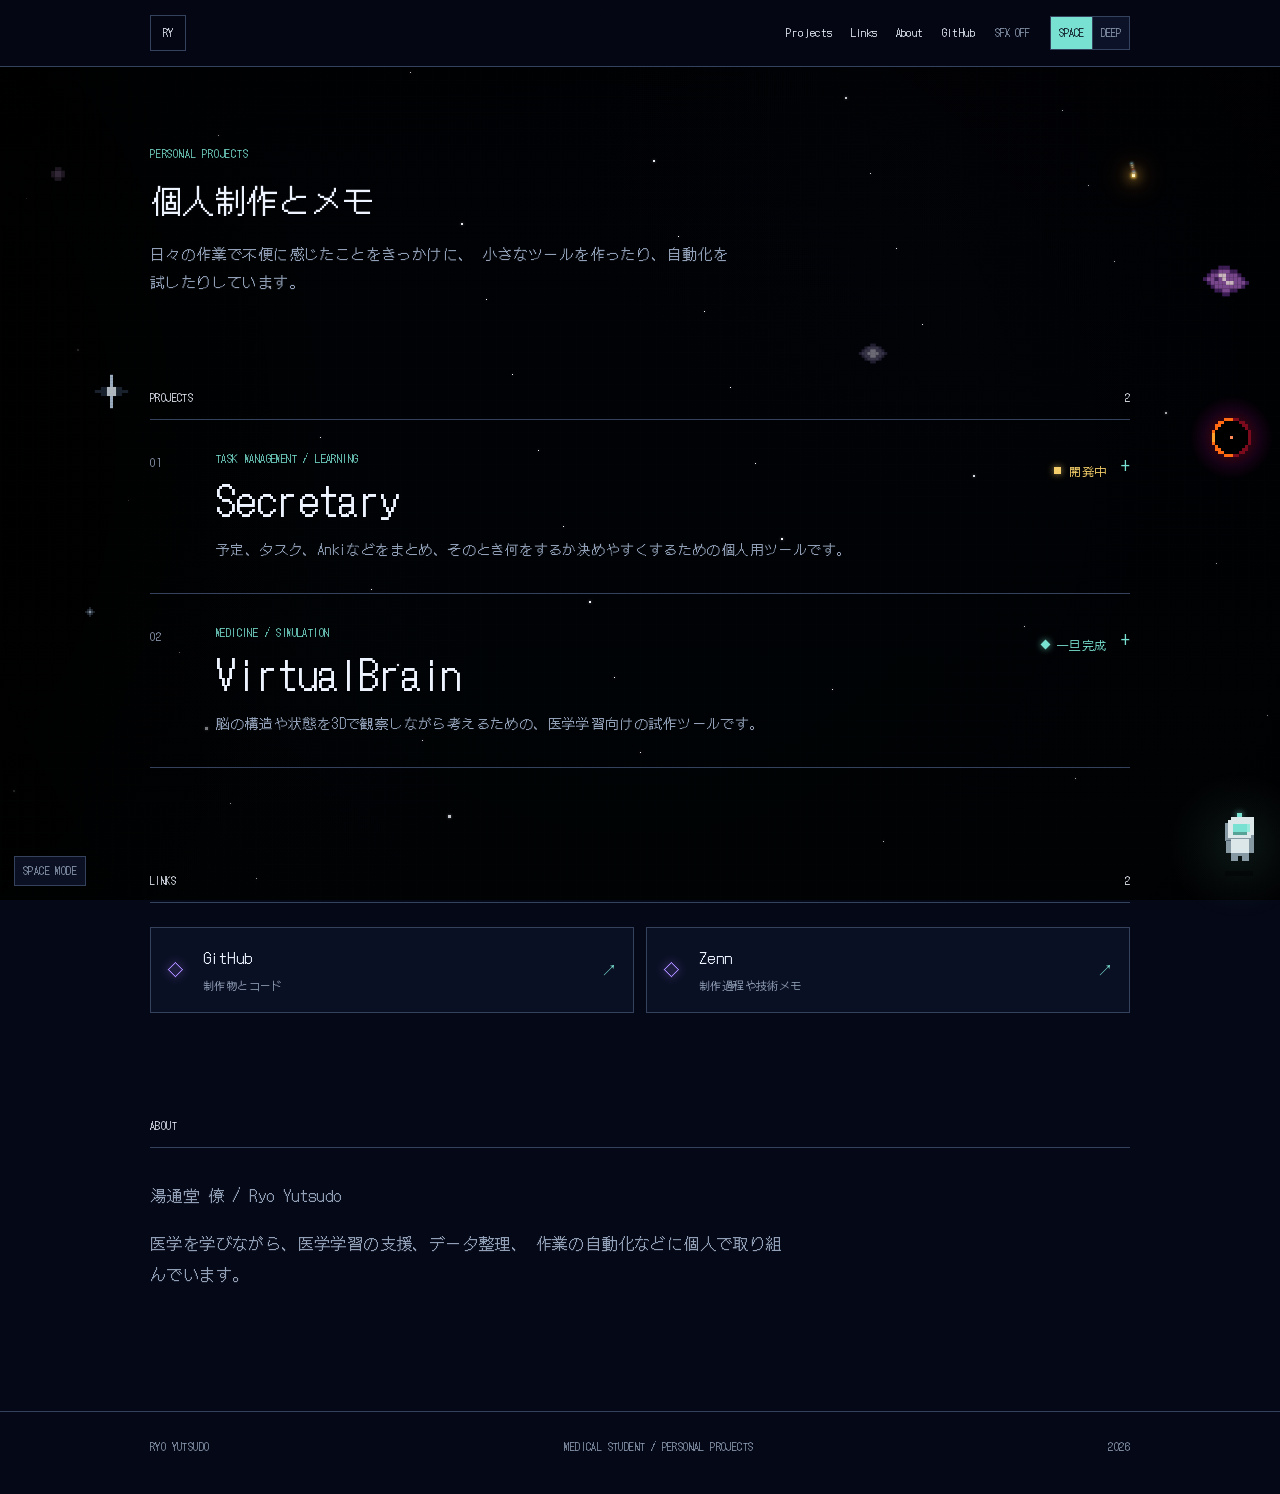
<file: index.html>
<!DOCTYPE html><html lang="ja" data-theme="space"><head><meta charset="UTF-8"><meta name="viewport" content="width=device-width, initial-scale=1, viewport-fit=cover"><meta name="description" content="日々の作業で不便に感じたことをきっかけに作った、個人制作のツールとメモ。"><link rel="canonical" href="https://ryoyutsudo.github.io/"><meta property="og:type" content="website"><meta property="og:title" content="Personal Projects — Ryo Yutsudo"><meta property="og:description" content="日々の作業で不便に感じたことをきっかけに作った、個人制作のツールとメモ。"><meta property="og:url" content="https://ryoyutsudo.github.io/"><meta property="og:site_name" content="Ryo Yutsudo"><meta name="twitter:card" content="summary"><meta name="theme-color" content="#050816"><meta name="color-scheme" content="dark"><title>Personal Projects — Ryo Yutsudo</title><script>
      (() => {
        try {
          const savedTheme = localStorage.getItem("pixel-theme");

          if (savedTheme === "space" || savedTheme === "deep") {
            document.documentElement.dataset.theme = savedTheme;
          }
        } catch {
          // localStorageが無効でも初期テーマを使用する。
        }
      })();
    </script><link rel="stylesheet" href="/_astro/index.DJtMKNKo.css"><link rel="stylesheet" href="/_astro/BaseLayout.iqQTyiys.css"></head><body><div class="pixel-background" aria-hidden="true" data-astro-cid-g5thx24i><div class="space-background" data-astro-cid-g5thx24i><!-- 下へ行くほど、恒星から離れて何もない側へ抜けていく --><div class="sky sky--far" data-astro-cid-g5thx24i></div><div class="sky sky--rift" data-astro-cid-g5thx24i></div><div class="stars" data-astro-cid-g5thx24i><span class="star" style="
              --x: 11%;
              --y: 7%;
              --size: 3px;
              --delay: 0s;
              --duration: 1.7s;
            " data-astro-cid-g5thx24i></span><span class="star" style="
              --x: 48%;
              --y: 68%;
              --size: 1px;
              --delay: 0.28s;
              --duration: 2.12s;
            " data-astro-cid-g5thx24i></span><span class="star" style="
              --x: 85%;
              --y: 29%;
              --size: 1px;
              --delay: 0.56s;
              --duration: 2.54s;
            " data-astro-cid-g5thx24i></span><span class="star" style="
              --x: 22%;
              --y: 90%;
              --size: 1px;
              --delay: 0.8400000000000001s;
              --duration: 2.96s;
            " data-astro-cid-g5thx24i></span><span class="star" style="
              --x: 59%;
              --y: 51%;
              --size: 1px;
              --delay: 1.12s;
              --duration: 3.38s;
            " data-astro-cid-g5thx24i></span><span class="star" style="
              --x: 96%;
              --y: 12%;
              --size: 2px;
              --delay: 1.4000000000000001s;
              --duration: 1.7s;
            " data-astro-cid-g5thx24i></span><span class="star" style="
              --x: 33%;
              --y: 73%;
              --size: 1px;
              --delay: 1.6800000000000002s;
              --duration: 2.12s;
            " data-astro-cid-g5thx24i></span><span class="star" style="
              --x: 70%;
              --y: 34%;
              --size: 1px;
              --delay: 1.9600000000000002s;
              --duration: 2.54s;
            " data-astro-cid-g5thx24i></span><span class="star" style="
              --x: 7%;
              --y: 95%;
              --size: 1px;
              --delay: 0s;
              --duration: 2.96s;
            " data-astro-cid-g5thx24i></span><span class="star" style="
              --x: 44%;
              --y: 56%;
              --size: 1px;
              --delay: 0.28s;
              --duration: 3.38s;
            " data-astro-cid-g5thx24i></span><span class="star" style="
              --x: 81%;
              --y: 17%;
              --size: 2px;
              --delay: 0.56s;
              --duration: 1.7s;
            " data-astro-cid-g5thx24i></span><span class="star" style="
              --x: 18%;
              --y: 78%;
              --size: 1px;
              --delay: 0.8400000000000001s;
              --duration: 2.12s;
            " data-astro-cid-g5thx24i></span><span class="star" style="
              --x: 55%;
              --y: 39%;
              --size: 1px;
              --delay: 1.12s;
              --duration: 2.54s;
            " data-astro-cid-g5thx24i></span><span class="star" style="
              --x: 92%;
              --y: 0%;
              --size: 3px;
              --delay: 1.4000000000000001s;
              --duration: 2.96s;
            " data-astro-cid-g5thx24i></span><span class="star" style="
              --x: 29%;
              --y: 61%;
              --size: 1px;
              --delay: 1.6800000000000002s;
              --duration: 3.38s;
            " data-astro-cid-g5thx24i></span><span class="star" style="
              --x: 66%;
              --y: 22%;
              --size: 2px;
              --delay: 1.9600000000000002s;
              --duration: 1.7s;
            " data-astro-cid-g5thx24i></span><span class="star" style="
              --x: 3%;
              --y: 83%;
              --size: 1px;
              --delay: 0s;
              --duration: 2.12s;
            " data-astro-cid-g5thx24i></span><span class="star" style="
              --x: 40%;
              --y: 44%;
              --size: 1px;
              --delay: 0.28s;
              --duration: 2.54s;
            " data-astro-cid-g5thx24i></span><span class="star" style="
              --x: 77%;
              --y: 5%;
              --size: 1px;
              --delay: 0.56s;
              --duration: 2.96s;
            " data-astro-cid-g5thx24i></span><span class="star" style="
              --x: 14%;
              --y: 66%;
              --size: 1px;
              --delay: 0.8400000000000001s;
              --duration: 3.38s;
            " data-astro-cid-g5thx24i></span><span class="star" style="
              --x: 51%;
              --y: 27%;
              --size: 2px;
              --delay: 1.12s;
              --duration: 1.7s;
            " data-astro-cid-g5thx24i></span><span class="star" style="
              --x: 88%;
              --y: 88%;
              --size: 1px;
              --delay: 1.4000000000000001s;
              --duration: 2.12s;
            " data-astro-cid-g5thx24i></span><span class="star" style="
              --x: 25%;
              --y: 49%;
              --size: 1px;
              --delay: 1.6800000000000002s;
              --duration: 2.54s;
            " data-astro-cid-g5thx24i></span><span class="star" style="
              --x: 62%;
              --y: 10%;
              --size: 1px;
              --delay: 1.9600000000000002s;
              --duration: 2.96s;
            " data-astro-cid-g5thx24i></span><span class="star" style="
              --x: 99%;
              --y: 71%;
              --size: 1px;
              --delay: 0s;
              --duration: 3.38s;
            " data-astro-cid-g5thx24i></span><span class="star" style="
              --x: 36%;
              --y: 32%;
              --size: 2px;
              --delay: 0.28s;
              --duration: 1.7s;
            " data-astro-cid-g5thx24i></span><span class="star" style="
              --x: 73%;
              --y: 93%;
              --size: 3px;
              --delay: 0.56s;
              --duration: 2.12s;
            " data-astro-cid-g5thx24i></span><span class="star" style="
              --x: 10%;
              --y: 54%;
              --size: 1px;
              --delay: 0.8400000000000001s;
              --duration: 2.54s;
            " data-astro-cid-g5thx24i></span><span class="star" style="
              --x: 47%;
              --y: 15%;
              --size: 1px;
              --delay: 1.12s;
              --duration: 2.96s;
            " data-astro-cid-g5thx24i></span><span class="star" style="
              --x: 84%;
              --y: 76%;
              --size: 1px;
              --delay: 1.4000000000000001s;
              --duration: 3.38s;
            " data-astro-cid-g5thx24i></span><span class="star" style="
              --x: 21%;
              --y: 37%;
              --size: 2px;
              --delay: 1.6800000000000002s;
              --duration: 1.7s;
            " data-astro-cid-g5thx24i></span><span class="star" style="
              --x: 58%;
              --y: 98%;
              --size: 1px;
              --delay: 1.9600000000000002s;
              --duration: 2.12s;
            " data-astro-cid-g5thx24i></span><span class="star" style="
              --x: 95%;
              --y: 59%;
              --size: 1px;
              --delay: 0s;
              --duration: 2.54s;
            " data-astro-cid-g5thx24i></span><span class="star" style="
              --x: 32%;
              --y: 20%;
              --size: 1px;
              --delay: 0.28s;
              --duration: 2.96s;
            " data-astro-cid-g5thx24i></span><span class="star" style="
              --x: 69%;
              --y: 81%;
              --size: 1px;
              --delay: 0.56s;
              --duration: 3.38s;
            " data-astro-cid-g5thx24i></span><span class="star" style="
              --x: 6%;
              --y: 42%;
              --size: 2px;
              --delay: 0.8400000000000001s;
              --duration: 1.7s;
            " data-astro-cid-g5thx24i></span><span class="star" style="
              --x: 43%;
              --y: 3%;
              --size: 1px;
              --delay: 1.12s;
              --duration: 2.12s;
            " data-astro-cid-g5thx24i></span><span class="star" style="
              --x: 80%;
              --y: 64%;
              --size: 1px;
              --delay: 1.4000000000000001s;
              --duration: 2.54s;
            " data-astro-cid-g5thx24i></span><span class="star" style="
              --x: 17%;
              --y: 25%;
              --size: 1px;
              --delay: 1.6800000000000002s;
              --duration: 2.96s;
            " data-astro-cid-g5thx24i></span><span class="star" style="
              --x: 54%;
              --y: 86%;
              --size: 3px;
              --delay: 1.9600000000000002s;
              --duration: 3.38s;
            " data-astro-cid-g5thx24i></span><span class="star" style="
              --x: 91%;
              --y: 47%;
              --size: 2px;
              --delay: 0s;
              --duration: 1.7s;
            " data-astro-cid-g5thx24i></span><span class="star" style="
              --x: 28%;
              --y: 8%;
              --size: 1px;
              --delay: 0.28s;
              --duration: 2.12s;
            " data-astro-cid-g5thx24i></span><span class="star" style="
              --x: 65%;
              --y: 69%;
              --size: 1px;
              --delay: 0.56s;
              --duration: 2.54s;
            " data-astro-cid-g5thx24i></span><span class="star" style="
              --x: 2%;
              --y: 30%;
              --size: 1px;
              --delay: 0.8400000000000001s;
              --duration: 2.96s;
            " data-astro-cid-g5thx24i></span><span class="star" style="
              --x: 39%;
              --y: 91%;
              --size: 1px;
              --delay: 1.12s;
              --duration: 3.38s;
            " data-astro-cid-g5thx24i></span><span class="star" style="
              --x: 76%;
              --y: 52%;
              --size: 2px;
              --delay: 1.4000000000000001s;
              --duration: 1.7s;
            " data-astro-cid-g5thx24i></span><span class="star" style="
              --x: 13%;
              --y: 13%;
              --size: 1px;
              --delay: 1.6800000000000002s;
              --duration: 2.12s;
            " data-astro-cid-g5thx24i></span><span class="star" style="
              --x: 50%;
              --y: 74%;
              --size: 1px;
              --delay: 1.9600000000000002s;
              --duration: 2.54s;
            " data-astro-cid-g5thx24i></span><span class="star" style="
              --x: 87%;
              --y: 35%;
              --size: 1px;
              --delay: 0s;
              --duration: 2.96s;
            " data-astro-cid-g5thx24i></span><span class="star" style="
              --x: 24%;
              --y: 96%;
              --size: 1px;
              --delay: 0.28s;
              --duration: 3.38s;
            " data-astro-cid-g5thx24i></span><span class="star" style="
              --x: 61%;
              --y: 57%;
              --size: 2px;
              --delay: 0.56s;
              --duration: 1.7s;
            " data-astro-cid-g5thx24i></span><span class="star" style="
              --x: 98%;
              --y: 18%;
              --size: 1px;
              --delay: 0.8400000000000001s;
              --duration: 2.12s;
            " data-astro-cid-g5thx24i></span><span class="star" style="
              --x: 35%;
              --y: 79%;
              --size: 3px;
              --delay: 1.12s;
              --duration: 2.54s;
            " data-astro-cid-g5thx24i></span><span class="star" style="
              --x: 72%;
              --y: 40%;
              --size: 1px;
              --delay: 1.4000000000000001s;
              --duration: 2.96s;
            " data-astro-cid-g5thx24i></span><span class="star" style="
              --x: 9%;
              --y: 1%;
              --size: 1px;
              --delay: 1.6800000000000002s;
              --duration: 3.38s;
            " data-astro-cid-g5thx24i></span><span class="star" style="
              --x: 46%;
              --y: 62%;
              --size: 2px;
              --delay: 1.9600000000000002s;
              --duration: 1.7s;
            " data-astro-cid-g5thx24i></span><span class="star" style="
              --x: 83%;
              --y: 23%;
              --size: 1px;
              --delay: 0s;
              --duration: 2.12s;
            " data-astro-cid-g5thx24i></span><span class="star" style="
              --x: 20%;
              --y: 84%;
              --size: 1px;
              --delay: 0.28s;
              --duration: 2.54s;
            " data-astro-cid-g5thx24i></span><span class="star" style="
              --x: 57%;
              --y: 45%;
              --size: 1px;
              --delay: 0.56s;
              --duration: 2.96s;
            " data-astro-cid-g5thx24i></span><span class="star" style="
              --x: 94%;
              --y: 6%;
              --size: 1px;
              --delay: 0.8400000000000001s;
              --duration: 3.38s;
            " data-astro-cid-g5thx24i></span><span class="star" style="
              --x: 31%;
              --y: 67%;
              --size: 2px;
              --delay: 1.12s;
              --duration: 1.7s;
            " data-astro-cid-g5thx24i></span><span class="star" style="
              --x: 68%;
              --y: 28%;
              --size: 1px;
              --delay: 1.4000000000000001s;
              --duration: 2.12s;
            " data-astro-cid-g5thx24i></span><span class="star" style="
              --x: 5%;
              --y: 89%;
              --size: 1px;
              --delay: 1.6800000000000002s;
              --duration: 2.54s;
            " data-astro-cid-g5thx24i></span><span class="star" style="
              --x: 42%;
              --y: 50%;
              --size: 1px;
              --delay: 1.9600000000000002s;
              --duration: 2.96s;
            " data-astro-cid-g5thx24i></span><span class="star" style="
              --x: 79%;
              --y: 11%;
              --size: 1px;
              --delay: 0s;
              --duration: 3.38s;
            " data-astro-cid-g5thx24i></span><span class="star" style="
              --x: 16%;
              --y: 72%;
              --size: 3px;
              --delay: 0.28s;
              --duration: 1.7s;
            " data-astro-cid-g5thx24i></span><span class="star" style="
              --x: 53%;
              --y: 33%;
              --size: 1px;
              --delay: 0.56s;
              --duration: 2.12s;
            " data-astro-cid-g5thx24i></span><span class="star" style="
              --x: 90%;
              --y: 94%;
              --size: 1px;
              --delay: 0.8400000000000001s;
              --duration: 2.54s;
            " data-astro-cid-g5thx24i></span><span class="star" style="
              --x: 27%;
              --y: 55%;
              --size: 1px;
              --delay: 1.12s;
              --duration: 2.96s;
            " data-astro-cid-g5thx24i></span><span class="star" style="
              --x: 64%;
              --y: 16%;
              --size: 1px;
              --delay: 1.4000000000000001s;
              --duration: 3.38s;
            " data-astro-cid-g5thx24i></span><span class="star" style="
              --x: 1%;
              --y: 77%;
              --size: 2px;
              --delay: 1.6800000000000002s;
              --duration: 1.7s;
            " data-astro-cid-g5thx24i></span><span class="star" style="
              --x: 38%;
              --y: 38%;
              --size: 1px;
              --delay: 1.9600000000000002s;
              --duration: 2.12s;
            " data-astro-cid-g5thx24i></span></div><div class="lurker lurker--void" data-astro-cid-g5thx24i></div><div class="meteor-field" data-astro-cid-g5thx24i><span class="meteor" style="--i: 0; --delay: 0s;" data-astro-cid-g5thx24i><span class="sprite" style="--u:2px;width:20px;height:10px;" data-astro-cid-g5thx24i><span class="px" style="background:transparent;box-shadow:16px 0px 0 0 rgb(200 220 255 / 40%), 18px 0px 0 0 rgb(200 220 255 / 40%), 12px 2px 0 0 rgb(200 220 255 / 40%), 14px 2px 0 0 rgb(200 220 255 / 40%), 8px 4px 0 0 #9fc0e8, 10px 4px 0 0 #9fc0e8, 4px 6px 0 0 #9fc0e8, 6px 6px 0 0 #9fc0e8, 0px 8px 0 0 #e8f0ff, 2px 8px 0 0 #e8f0ff;" data-astro-cid-g5thx24i></span></span></span><span class="meteor" style="--i: 1; --delay: 0.1s;" data-astro-cid-g5thx24i><span class="sprite" style="--u:2px;width:20px;height:10px;" data-astro-cid-g5thx24i><span class="px" style="background:transparent;box-shadow:16px 0px 0 0 rgb(200 220 255 / 40%), 18px 0px 0 0 rgb(200 220 255 / 40%), 12px 2px 0 0 rgb(200 220 255 / 40%), 14px 2px 0 0 rgb(200 220 255 / 40%), 8px 4px 0 0 #9fc0e8, 10px 4px 0 0 #9fc0e8, 4px 6px 0 0 #9fc0e8, 6px 6px 0 0 #9fc0e8, 0px 8px 0 0 #e8f0ff, 2px 8px 0 0 #e8f0ff;" data-astro-cid-g5thx24i></span></span></span><span class="meteor" style="--i: 2; --delay: 0.2s;" data-astro-cid-g5thx24i><span class="sprite" style="--u:2px;width:20px;height:10px;" data-astro-cid-g5thx24i><span class="px" style="background:transparent;box-shadow:16px 0px 0 0 rgb(200 220 255 / 40%), 18px 0px 0 0 rgb(200 220 255 / 40%), 12px 2px 0 0 rgb(200 220 255 / 40%), 14px 2px 0 0 rgb(200 220 255 / 40%), 8px 4px 0 0 #9fc0e8, 10px 4px 0 0 #9fc0e8, 4px 6px 0 0 #9fc0e8, 6px 6px 0 0 #9fc0e8, 0px 8px 0 0 #e8f0ff, 2px 8px 0 0 #e8f0ff;" data-astro-cid-g5thx24i></span></span></span><span class="meteor" style="--i: 3; --delay: 0.30000000000000004s;" data-astro-cid-g5thx24i><span class="sprite" style="--u:2px;width:20px;height:10px;" data-astro-cid-g5thx24i><span class="px" style="background:transparent;box-shadow:16px 0px 0 0 rgb(200 220 255 / 40%), 18px 0px 0 0 rgb(200 220 255 / 40%), 12px 2px 0 0 rgb(200 220 255 / 40%), 14px 2px 0 0 rgb(200 220 255 / 40%), 8px 4px 0 0 #9fc0e8, 10px 4px 0 0 #9fc0e8, 4px 6px 0 0 #9fc0e8, 6px 6px 0 0 #9fc0e8, 0px 8px 0 0 #e8f0ff, 2px 8px 0 0 #e8f0ff;" data-astro-cid-g5thx24i></span></span></span><span class="meteor" style="--i: 4; --delay: 0.4s;" data-astro-cid-g5thx24i><span class="sprite" style="--u:2px;width:20px;height:10px;" data-astro-cid-g5thx24i><span class="px" style="background:transparent;box-shadow:16px 0px 0 0 rgb(200 220 255 / 40%), 18px 0px 0 0 rgb(200 220 255 / 40%), 12px 2px 0 0 rgb(200 220 255 / 40%), 14px 2px 0 0 rgb(200 220 255 / 40%), 8px 4px 0 0 #9fc0e8, 10px 4px 0 0 #9fc0e8, 4px 6px 0 0 #9fc0e8, 6px 6px 0 0 #9fc0e8, 0px 8px 0 0 #e8f0ff, 2px 8px 0 0 #e8f0ff;" data-astro-cid-g5thx24i></span></span></span><span class="meteor" style="--i: 5; --delay: 0.5s;" data-astro-cid-g5thx24i><span class="sprite" style="--u:2px;width:20px;height:10px;" data-astro-cid-g5thx24i><span class="px" style="background:transparent;box-shadow:16px 0px 0 0 rgb(200 220 255 / 40%), 18px 0px 0 0 rgb(200 220 255 / 40%), 12px 2px 0 0 rgb(200 220 255 / 40%), 14px 2px 0 0 rgb(200 220 255 / 40%), 8px 4px 0 0 #9fc0e8, 10px 4px 0 0 #9fc0e8, 4px 6px 0 0 #9fc0e8, 6px 6px 0 0 #9fc0e8, 0px 8px 0 0 #e8f0ff, 2px 8px 0 0 #e8f0ff;" data-astro-cid-g5thx24i></span></span></span><span class="meteor" style="--i: 6; --delay: 0.6000000000000001s;" data-astro-cid-g5thx24i><span class="sprite" style="--u:2px;width:20px;height:10px;" data-astro-cid-g5thx24i><span class="px" style="background:transparent;box-shadow:16px 0px 0 0 rgb(200 220 255 / 40%), 18px 0px 0 0 rgb(200 220 255 / 40%), 12px 2px 0 0 rgb(200 220 255 / 40%), 14px 2px 0 0 rgb(200 220 255 / 40%), 8px 4px 0 0 #9fc0e8, 10px 4px 0 0 #9fc0e8, 4px 6px 0 0 #9fc0e8, 6px 6px 0 0 #9fc0e8, 0px 8px 0 0 #e8f0ff, 2px 8px 0 0 #e8f0ff;" data-astro-cid-g5thx24i></span></span></span><span class="meteor" style="--i: 7; --delay: 0.7000000000000001s;" data-astro-cid-g5thx24i><span class="sprite" style="--u:2px;width:20px;height:10px;" data-astro-cid-g5thx24i><span class="px" style="background:transparent;box-shadow:16px 0px 0 0 rgb(200 220 255 / 40%), 18px 0px 0 0 rgb(200 220 255 / 40%), 12px 2px 0 0 rgb(200 220 255 / 40%), 14px 2px 0 0 rgb(200 220 255 / 40%), 8px 4px 0 0 #9fc0e8, 10px 4px 0 0 #9fc0e8, 4px 6px 0 0 #9fc0e8, 6px 6px 0 0 #9fc0e8, 0px 8px 0 0 #e8f0ff, 2px 8px 0 0 #e8f0ff;" data-astro-cid-g5thx24i></span></span></span><span class="meteor" style="--i: 8; --delay: 0.8s;" data-astro-cid-g5thx24i><span class="sprite" style="--u:2px;width:20px;height:10px;" data-astro-cid-g5thx24i><span class="px" style="background:transparent;box-shadow:16px 0px 0 0 rgb(200 220 255 / 40%), 18px 0px 0 0 rgb(200 220 255 / 40%), 12px 2px 0 0 rgb(200 220 255 / 40%), 14px 2px 0 0 rgb(200 220 255 / 40%), 8px 4px 0 0 #9fc0e8, 10px 4px 0 0 #9fc0e8, 4px 6px 0 0 #9fc0e8, 6px 6px 0 0 #9fc0e8, 0px 8px 0 0 #e8f0ff, 2px 8px 0 0 #e8f0ff;" data-astro-cid-g5thx24i></span></span></span><span class="meteor" style="--i: 9; --delay: 0.9s;" data-astro-cid-g5thx24i><span class="sprite" style="--u:2px;width:20px;height:10px;" data-astro-cid-g5thx24i><span class="px" style="background:transparent;box-shadow:16px 0px 0 0 rgb(200 220 255 / 40%), 18px 0px 0 0 rgb(200 220 255 / 40%), 12px 2px 0 0 rgb(200 220 255 / 40%), 14px 2px 0 0 rgb(200 220 255 / 40%), 8px 4px 0 0 #9fc0e8, 10px 4px 0 0 #9fc0e8, 4px 6px 0 0 #9fc0e8, 6px 6px 0 0 #9fc0e8, 0px 8px 0 0 #e8f0ff, 2px 8px 0 0 #e8f0ff;" data-astro-cid-g5thx24i></span></span></span><span class="meteor" style="--i: 10; --delay: 1s;" data-astro-cid-g5thx24i><span class="sprite" style="--u:2px;width:20px;height:10px;" data-astro-cid-g5thx24i><span class="px" style="background:transparent;box-shadow:16px 0px 0 0 rgb(200 220 255 / 40%), 18px 0px 0 0 rgb(200 220 255 / 40%), 12px 2px 0 0 rgb(200 220 255 / 40%), 14px 2px 0 0 rgb(200 220 255 / 40%), 8px 4px 0 0 #9fc0e8, 10px 4px 0 0 #9fc0e8, 4px 6px 0 0 #9fc0e8, 6px 6px 0 0 #9fc0e8, 0px 8px 0 0 #e8f0ff, 2px 8px 0 0 #e8f0ff;" data-astro-cid-g5thx24i></span></span></span><span class="meteor" style="--i: 11; --delay: 1.1s;" data-astro-cid-g5thx24i><span class="sprite" style="--u:2px;width:20px;height:10px;" data-astro-cid-g5thx24i><span class="px" style="background:transparent;box-shadow:16px 0px 0 0 rgb(200 220 255 / 40%), 18px 0px 0 0 rgb(200 220 255 / 40%), 12px 2px 0 0 rgb(200 220 255 / 40%), 14px 2px 0 0 rgb(200 220 255 / 40%), 8px 4px 0 0 #9fc0e8, 10px 4px 0 0 #9fc0e8, 4px 6px 0 0 #9fc0e8, 6px 6px 0 0 #9fc0e8, 0px 8px 0 0 #e8f0ff, 2px 8px 0 0 #e8f0ff;" data-astro-cid-g5thx24i></span></span></span><span class="meteor" style="--i: 12; --delay: 1.2000000000000002s;" data-astro-cid-g5thx24i><span class="sprite" style="--u:2px;width:20px;height:10px;" data-astro-cid-g5thx24i><span class="px" style="background:transparent;box-shadow:16px 0px 0 0 rgb(200 220 255 / 40%), 18px 0px 0 0 rgb(200 220 255 / 40%), 12px 2px 0 0 rgb(200 220 255 / 40%), 14px 2px 0 0 rgb(200 220 255 / 40%), 8px 4px 0 0 #9fc0e8, 10px 4px 0 0 #9fc0e8, 4px 6px 0 0 #9fc0e8, 6px 6px 0 0 #9fc0e8, 0px 8px 0 0 #e8f0ff, 2px 8px 0 0 #e8f0ff;" data-astro-cid-g5thx24i></span></span></span><span class="meteor" style="--i: 13; --delay: 1.3s;" data-astro-cid-g5thx24i><span class="sprite" style="--u:2px;width:20px;height:10px;" data-astro-cid-g5thx24i><span class="px" style="background:transparent;box-shadow:16px 0px 0 0 rgb(200 220 255 / 40%), 18px 0px 0 0 rgb(200 220 255 / 40%), 12px 2px 0 0 rgb(200 220 255 / 40%), 14px 2px 0 0 rgb(200 220 255 / 40%), 8px 4px 0 0 #9fc0e8, 10px 4px 0 0 #9fc0e8, 4px 6px 0 0 #9fc0e8, 6px 6px 0 0 #9fc0e8, 0px 8px 0 0 #e8f0ff, 2px 8px 0 0 #e8f0ff;" data-astro-cid-g5thx24i></span></span></span></div></div><div class="deep-background" data-astro-cid-g5thx24i><!-- 下へ行くほど、光が届かなくなる --><div class="water water--mid" data-astro-cid-g5thx24i></div><div class="water water--abyss" data-astro-cid-g5thx24i></div><div class="deep-rays" data-astro-cid-g5thx24i></div><span class="bubble" style="
            --x: 9%;
            --delay: 0s;
            --duration: 9s;
          " data-astro-cid-g5thx24i></span><span class="bubble" style="
            --x: 52%;
            --delay: -1.3s;
            --duration: 10.8s;
          " data-astro-cid-g5thx24i></span><span class="bubble" style="
            --x: 95%;
            --delay: -2.6s;
            --duration: 12.6s;
          " data-astro-cid-g5thx24i></span><span class="bubble" style="
            --x: 38%;
            --delay: -3.9000000000000004s;
            --duration: 14.4s;
          " data-astro-cid-g5thx24i></span><span class="bubble" style="
            --x: 81%;
            --delay: -5.2s;
            --duration: 16.2s;
          " data-astro-cid-g5thx24i></span><span class="bubble" style="
            --x: 24%;
            --delay: -6.5s;
            --duration: 18s;
          " data-astro-cid-g5thx24i></span><span class="bubble" style="
            --x: 67%;
            --delay: -7.800000000000001s;
            --duration: 19.8s;
          " data-astro-cid-g5thx24i></span><span class="bubble" style="
            --x: 10%;
            --delay: -9.1s;
            --duration: 9s;
          " data-astro-cid-g5thx24i></span><span class="bubble" style="
            --x: 53%;
            --delay: -10.4s;
            --duration: 10.8s;
          " data-astro-cid-g5thx24i></span><span class="bubble" style="
            --x: 96%;
            --delay: -11.700000000000001s;
            --duration: 12.6s;
          " data-astro-cid-g5thx24i></span><span class="bubble" style="
            --x: 39%;
            --delay: 0s;
            --duration: 14.4s;
          " data-astro-cid-g5thx24i></span><span class="bubble" style="
            --x: 82%;
            --delay: -1.3s;
            --duration: 16.2s;
          " data-astro-cid-g5thx24i></span><span class="bubble" style="
            --x: 25%;
            --delay: -2.6s;
            --duration: 18s;
          " data-astro-cid-g5thx24i></span><span class="bubble" style="
            --x: 68%;
            --delay: -3.9000000000000004s;
            --duration: 19.8s;
          " data-astro-cid-g5thx24i></span><span class="bubble" style="
            --x: 11%;
            --delay: -5.2s;
            --duration: 9s;
          " data-astro-cid-g5thx24i></span><span class="bubble" style="
            --x: 54%;
            --delay: -6.5s;
            --duration: 10.8s;
          " data-astro-cid-g5thx24i></span><span class="bubble" style="
            --x: 97%;
            --delay: -7.800000000000001s;
            --duration: 12.6s;
          " data-astro-cid-g5thx24i></span><span class="bubble" style="
            --x: 40%;
            --delay: -9.1s;
            --duration: 14.4s;
          " data-astro-cid-g5thx24i></span><span class="bubble" style="
            --x: 83%;
            --delay: -10.4s;
            --duration: 16.2s;
          " data-astro-cid-g5thx24i></span><span class="bubble" style="
            --x: 26%;
            --delay: -11.700000000000001s;
            --duration: 18s;
          " data-astro-cid-g5thx24i></span><span class="bubble" style="
            --x: 69%;
            --delay: 0s;
            --duration: 19.8s;
          " data-astro-cid-g5thx24i></span><span class="bubble" style="
            --x: 12%;
            --delay: -1.3s;
            --duration: 9s;
          " data-astro-cid-g5thx24i></span><span class="bubble" style="
            --x: 55%;
            --delay: -2.6s;
            --duration: 10.8s;
          " data-astro-cid-g5thx24i></span><span class="bubble" style="
            --x: 98%;
            --delay: -3.9000000000000004s;
            --duration: 12.6s;
          " data-astro-cid-g5thx24i></span><span class="bubble" style="
            --x: 41%;
            --delay: -5.2s;
            --duration: 14.4s;
          " data-astro-cid-g5thx24i></span><span class="bubble" style="
            --x: 84%;
            --delay: -6.5s;
            --duration: 16.2s;
          " data-astro-cid-g5thx24i></span><span class="bubble" style="
            --x: 27%;
            --delay: -7.800000000000001s;
            --duration: 18s;
          " data-astro-cid-g5thx24i></span><span class="bubble" style="
            --x: 70%;
            --delay: -9.1s;
            --duration: 19.8s;
          " data-astro-cid-g5thx24i></span><span class="bubble" style="
            --x: 13%;
            --delay: -10.4s;
            --duration: 9s;
          " data-astro-cid-g5thx24i></span><span class="bubble" style="
            --x: 56%;
            --delay: -11.700000000000001s;
            --duration: 10.8s;
          " data-astro-cid-g5thx24i></span><span class="bubble" style="
            --x: 99%;
            --delay: 0s;
            --duration: 12.6s;
          " data-astro-cid-g5thx24i></span><span class="bubble" style="
            --x: 42%;
            --delay: -1.3s;
            --duration: 14.4s;
          " data-astro-cid-g5thx24i></span><span class="bubble" style="
            --x: 85%;
            --delay: -2.6s;
            --duration: 16.2s;
          " data-astro-cid-g5thx24i></span><span class="bubble" style="
            --x: 28%;
            --delay: -3.9000000000000004s;
            --duration: 18s;
          " data-astro-cid-g5thx24i></span><span class="bubble" style="
            --x: 71%;
            --delay: -5.2s;
            --duration: 19.8s;
          " data-astro-cid-g5thx24i></span><span class="bubble" style="
            --x: 14%;
            --delay: -6.5s;
            --duration: 9s;
          " data-astro-cid-g5thx24i></span><div class="deep-particles" data-astro-cid-g5thx24i></div><div class="lurker" data-astro-cid-g5thx24i></div><div class="deep-depth" data-astro-cid-g5thx24i></div></div><div class="world-grid" data-astro-cid-g5thx24i></div><div class="world-vignette" data-astro-cid-g5thx24i></div></div><div class="pixel-interactions" data-astro-cid-g5thx24i><!-- ============ 宇宙 ============ --><div class="space-interactions" data-star-field data-astro-cid-g5thx24i><div class="depth-layer" data-depth-layer data-astro-cid-g5thx24i></div><div class="floor-layer" data-floor-layer data-astro-cid-g5thx24i></div><button class="obj space-pulsar" type="button" aria-label="パルサーの周期を数える" data-world-object="pulsar" data-slot="left" data-spawn="0.55" data-astro-cid-g5thx24i><span class="sprite" style="--u:3px;width:33px;height:33px;" data-astro-cid-g5thx24i><span class="px" style="background:transparent;box-shadow:15px 0px 0 0 rgb(150 195 255 / 34%), 15px 3px 0 0 rgb(150 195 255 / 34%), 15px 6px 0 0 rgb(150 195 255 / 34%), 15px 9px 0 0 rgb(150 195 255 / 34%), 6px 12px 0 0 rgb(130 175 235 / 26%), 9px 12px 0 0 rgb(130 175 235 / 26%), 12px 12px 0 0 #eaf4ff, 15px 12px 0 0 #eaf4ff, 18px 12px 0 0 #eaf4ff, 21px 12px 0 0 rgb(130 175 235 / 26%), 24px 12px 0 0 rgb(130 175 235 / 26%), 0px 15px 0 0 rgb(130 175 235 / 26%), 3px 15px 0 0 rgb(130 175 235 / 26%), 6px 15px 0 0 rgb(130 175 235 / 26%), 9px 15px 0 0 rgb(130 175 235 / 26%), 12px 15px 0 0 #eaf4ff, 15px 15px 0 0 #eaf4ff, 18px 15px 0 0 #eaf4ff, 21px 15px 0 0 rgb(130 175 235 / 26%), 24px 15px 0 0 rgb(130 175 235 / 26%), 27px 15px 0 0 rgb(130 175 235 / 26%), 30px 15px 0 0 rgb(130 175 235 / 26%), 6px 18px 0 0 rgb(130 175 235 / 26%), 9px 18px 0 0 rgb(130 175 235 / 26%), 12px 18px 0 0 #eaf4ff, 15px 18px 0 0 #eaf4ff, 18px 18px 0 0 #eaf4ff, 21px 18px 0 0 rgb(130 175 235 / 26%), 24px 18px 0 0 rgb(130 175 235 / 26%), 15px 21px 0 0 rgb(150 195 255 / 34%), 15px 24px 0 0 rgb(150 195 255 / 34%), 15px 27px 0 0 rgb(150 195 255 / 34%), 15px 30px 0 0 rgb(150 195 255 / 34%);" data-astro-cid-g5thx24i></span><span class="px pulsar-beam" style="background:transparent;box-shadow:15px 0px 0 0 #cfe4ff, 15px 3px 0 0 #cfe4ff, 15px 6px 0 0 #cfe4ff, 15px 9px 0 0 #cfe4ff, 15px 21px 0 0 #cfe4ff, 15px 24px 0 0 #cfe4ff, 15px 27px 0 0 #cfe4ff, 15px 30px 0 0 #cfe4ff;" data-astro-cid-g5thx24i></span></span><span class="ping" style="--ring:#cfe4ff" data-astro-cid-g5thx24i></span></button><button class="obj space-nebula" type="button" aria-label="星雲を見る" data-world-object="nebula" data-slot="right" data-spawn="0.5" data-astro-cid-g5thx24i><span class="sprite" style="--u:4px;width:48px;height:32px;" data-astro-cid-g5thx24i><span class="px" style="background:transparent;box-shadow:16px 0px 0 0 rgb(122 58 168 / 62%), 20px 0px 0 0 rgb(122 58 168 / 62%), 24px 0px 0 0 rgb(122 58 168 / 62%), 8px 4px 0 0 rgb(122 58 168 / 62%), 12px 4px 0 0 rgb(122 58 168 / 62%), 16px 4px 0 0 rgb(196 116 226 / 78%), 20px 4px 0 0 rgb(196 116 226 / 78%), 24px 4px 0 0 rgb(196 116 226 / 78%), 28px 4px 0 0 rgb(122 58 168 / 62%), 32px 4px 0 0 rgb(122 58 168 / 62%), 4px 8px 0 0 rgb(122 58 168 / 62%), 8px 8px 0 0 rgb(196 116 226 / 78%), 12px 8px 0 0 rgb(196 116 226 / 78%), 16px 8px 0 0 #ffe4f2, 20px 8px 0 0 #ffe4f2, 24px 8px 0 0 rgb(196 116 226 / 78%), 28px 8px 0 0 rgb(196 116 226 / 78%), 32px 8px 0 0 rgb(196 116 226 / 78%), 36px 8px 0 0 rgb(122 58 168 / 62%), 0px 12px 0 0 rgb(122 58 168 / 62%), 4px 12px 0 0 rgb(196 116 226 / 78%), 8px 12px 0 0 rgb(196 116 226 / 78%), 12px 12px 0 0 rgb(122 58 168 / 62%), 16px 12px 0 0 rgb(196 116 226 / 78%), 20px 12px 0 0 #ffe4f2, 24px 12px 0 0 rgb(196 116 226 / 78%), 28px 12px 0 0 rgb(196 116 226 / 78%), 32px 12px 0 0 rgb(196 116 226 / 78%), 36px 12px 0 0 rgb(196 116 226 / 78%), 40px 12px 0 0 rgb(122 58 168 / 62%), 4px 16px 0 0 rgb(122 58 168 / 62%), 8px 16px 0 0 rgb(196 116 226 / 78%), 12px 16px 0 0 rgb(196 116 226 / 78%), 16px 16px 0 0 rgb(196 116 226 / 78%), 20px 16px 0 0 rgb(196 116 226 / 78%), 24px 16px 0 0 #ffe4f2, 28px 16px 0 0 #ffe4f2, 32px 16px 0 0 rgb(196 116 226 / 78%), 36px 16px 0 0 rgb(196 116 226 / 78%), 40px 16px 0 0 rgb(196 116 226 / 78%), 44px 16px 0 0 rgb(122 58 168 / 62%), 8px 20px 0 0 rgb(122 58 168 / 62%), 12px 20px 0 0 rgb(196 116 226 / 78%), 16px 20px 0 0 rgb(196 116 226 / 78%), 20px 20px 0 0 rgb(196 116 226 / 78%), 24px 20px 0 0 rgb(196 116 226 / 78%), 28px 20px 0 0 rgb(196 116 226 / 78%), 32px 20px 0 0 rgb(196 116 226 / 78%), 36px 20px 0 0 rgb(196 116 226 / 78%), 40px 20px 0 0 rgb(122 58 168 / 62%), 12px 24px 0 0 rgb(122 58 168 / 62%), 16px 24px 0 0 rgb(122 58 168 / 62%), 20px 24px 0 0 rgb(196 116 226 / 78%), 24px 24px 0 0 rgb(196 116 226 / 78%), 28px 24px 0 0 rgb(122 58 168 / 62%), 32px 24px 0 0 rgb(122 58 168 / 62%), 20px 28px 0 0 rgb(122 58 168 / 62%), 24px 28px 0 0 rgb(122 58 168 / 62%);" data-astro-cid-g5thx24i></span></span><span class="ping" style="--ring:#b278dc" data-astro-cid-g5thx24i></span></button><div class="rare-event rare-jetcomet" data-rare-event="jetcomet" data-event-theme="space" data-event-duration="12000" data-astro-cid-g5thx24i><button class="obj jetcomet-core" type="button" aria-label="箒星" data-world-object="jetcomet" data-astro-cid-g5thx24i><span class="sprite" style="--u:3px;width:21px;height:15px;" data-astro-cid-g5thx24i><span class="px" style="background:transparent;box-shadow:6px 0px 0 0 rgb(180 210 255 / 45%), 9px 0px 0 0 rgb(180 210 255 / 45%), 12px 0px 0 0 rgb(180 210 255 / 45%), 3px 3px 0 0 rgb(180 210 255 / 45%), 6px 3px 0 0 #bcd8ff, 9px 3px 0 0 #ffffff, 12px 3px 0 0 #bcd8ff, 15px 3px 0 0 rgb(180 210 255 / 45%), 0px 6px 0 0 rgb(180 210 255 / 45%), 3px 6px 0 0 #bcd8ff, 6px 6px 0 0 #ffffff, 9px 6px 0 0 #ffffff, 12px 6px 0 0 #ffffff, 15px 6px 0 0 #bcd8ff, 18px 6px 0 0 rgb(180 210 255 / 45%), 3px 9px 0 0 rgb(180 210 255 / 45%), 6px 9px 0 0 #bcd8ff, 9px 9px 0 0 #ffffff, 12px 9px 0 0 #bcd8ff, 15px 9px 0 0 rgb(180 210 255 / 45%), 6px 12px 0 0 rgb(180 210 255 / 45%), 9px 12px 0 0 rgb(180 210 255 / 45%), 12px 12px 0 0 rgb(180 210 255 / 45%);" data-astro-cid-g5thx24i></span></span><span class="ping" style="--ring:#bcd8ff" data-astro-cid-g5thx24i></span></button><span class="comet-p" style="
              --x1: 18px;
              --y1: -10.5px;
              --sz: 3px;
              --dur: 0.50s;
              --delay: 0.000s;
            " data-astro-cid-g5thx24i></span><span class="comet-p" style="
              --x1: 25px;
              --y1: -3.5px;
              --sz: 2px;
              --dur: 0.57s;
              --delay: 0.055s;
            " data-astro-cid-g5thx24i></span><span class="comet-p" style="
              --x1: 32px;
              --y1: 3.5px;
              --sz: 2px;
              --dur: 0.64s;
              --delay: 0.110s;
            " data-astro-cid-g5thx24i></span><span class="comet-p" style="
              --x1: 39px;
              --y1: 10.5px;
              --sz: 3px;
              --dur: 0.50s;
              --delay: 0.165s;
            " data-astro-cid-g5thx24i></span><span class="comet-p" style="
              --x1: 46px;
              --y1: -10.5px;
              --sz: 2px;
              --dur: 0.57s;
              --delay: 0.220s;
            " data-astro-cid-g5thx24i></span><span class="comet-p" style="
              --x1: 18px;
              --y1: -3.5px;
              --sz: 2px;
              --dur: 0.64s;
              --delay: 0.275s;
            " data-astro-cid-g5thx24i></span><span class="comet-p" style="
              --x1: 25px;
              --y1: 3.5px;
              --sz: 3px;
              --dur: 0.50s;
              --delay: 0.330s;
            " data-astro-cid-g5thx24i></span><span class="comet-p" style="
              --x1: 32px;
              --y1: 10.5px;
              --sz: 2px;
              --dur: 0.57s;
              --delay: 0.385s;
            " data-astro-cid-g5thx24i></span><span class="comet-p" style="
              --x1: 39px;
              --y1: -10.5px;
              --sz: 2px;
              --dur: 0.64s;
              --delay: 0.440s;
            " data-astro-cid-g5thx24i></span><span class="comet-p" style="
              --x1: 46px;
              --y1: -3.5px;
              --sz: 3px;
              --dur: 0.50s;
              --delay: 0.495s;
            " data-astro-cid-g5thx24i></span></div><button class="obj space-orrery" type="button" aria-label="太陽系" data-world-object="orrery" data-astro-cid-g5thx24i><span class="sun" data-astro-cid-g5thx24i></span><span class="orbit-tilt" style="--d: 10px;" data-astro-cid-g5thx24i><span class="orbit" style="--t: 2.4s;" data-astro-cid-g5thx24i><span class="planet" style="background: #9a9088; color: #9a9088;" data-astro-cid-g5thx24i></span></span></span><span class="orbit-tilt" style="--d: 14px;" data-astro-cid-g5thx24i><span class="orbit" style="--t: 4.1s;" data-astro-cid-g5thx24i><span class="planet" style="background: #d8c08a; color: #d8c08a;" data-astro-cid-g5thx24i></span></span></span><span class="orbit-tilt" style="--d: 20px;" data-astro-cid-g5thx24i><span class="orbit" style="--t: 6.5s;" data-astro-cid-g5thx24i><span class="planet" style="background: #4a90d8; color: #4a90d8;" data-astro-cid-g5thx24i></span></span></span><span class="orbit-tilt" style="--d: 26px;" data-astro-cid-g5thx24i><span class="orbit" style="--t: 11s;" data-astro-cid-g5thx24i><span class="planet" style="background: #c05a34; color: #c05a34;" data-astro-cid-g5thx24i></span></span></span><span class="orbit-tilt" style="--d: 38px;" data-astro-cid-g5thx24i><span class="orbit" style="--t: 28s;" data-astro-cid-g5thx24i><span class="planet" style="background: #c8a878; color: #c8a878;" data-astro-cid-g5thx24i></span></span></span><span class="orbit-tilt" style="--d: 48px;" data-astro-cid-g5thx24i><span class="orbit" style="--t: 46s;" data-astro-cid-g5thx24i><span class="planet" style="background: #e0cc94; color: #e0cc94;" data-astro-cid-g5thx24i></span></span></span><span class="orbit-tilt" style="--d: 58px;" data-astro-cid-g5thx24i><span class="orbit" style="--t: 68s;" data-astro-cid-g5thx24i><span class="planet" style="background: #8fd0e0; color: #8fd0e0;" data-astro-cid-g5thx24i></span></span></span><span class="ping" style="--ring:#ffc84a" data-astro-cid-g5thx24i></span></button><button class="obj space-galaxy" type="button" aria-label="遠くの銀河" data-world-object="galaxy" data-slot="left" data-spawn="0.4" data-astro-cid-g5thx24i><span class="sprite" style="--u:3px;width:30px;height:21px;" data-astro-cid-g5thx24i><span class="px" style="background:transparent;box-shadow:12px 0px 0 0 rgb(150 130 200 / 26%), 15px 0px 0 0 rgb(150 130 200 / 26%), 6px 3px 0 0 rgb(150 130 200 / 26%), 9px 3px 0 0 rgb(190 175 230 / 36%), 12px 3px 0 0 rgb(190 175 230 / 36%), 15px 3px 0 0 rgb(190 175 230 / 36%), 18px 3px 0 0 rgb(190 175 230 / 36%), 21px 3px 0 0 rgb(150 130 200 / 26%), 3px 6px 0 0 rgb(150 130 200 / 26%), 6px 6px 0 0 rgb(190 175 230 / 36%), 9px 6px 0 0 rgb(190 175 230 / 36%), 12px 6px 0 0 rgb(240 235 255 / 56%), 15px 6px 0 0 rgb(240 235 255 / 56%), 18px 6px 0 0 rgb(190 175 230 / 36%), 21px 6px 0 0 rgb(190 175 230 / 36%), 24px 6px 0 0 rgb(150 130 200 / 26%), 0px 9px 0 0 rgb(150 130 200 / 26%), 3px 9px 0 0 rgb(190 175 230 / 36%), 6px 9px 0 0 rgb(190 175 230 / 36%), 9px 9px 0 0 rgb(240 235 255 / 56%), 12px 9px 0 0 rgb(240 235 255 / 56%), 15px 9px 0 0 rgb(240 235 255 / 56%), 18px 9px 0 0 rgb(240 235 255 / 56%), 21px 9px 0 0 rgb(190 175 230 / 36%), 24px 9px 0 0 rgb(190 175 230 / 36%), 27px 9px 0 0 rgb(150 130 200 / 26%), 3px 12px 0 0 rgb(150 130 200 / 26%), 6px 12px 0 0 rgb(190 175 230 / 36%), 9px 12px 0 0 rgb(190 175 230 / 36%), 12px 12px 0 0 rgb(240 235 255 / 56%), 15px 12px 0 0 rgb(240 235 255 / 56%), 18px 12px 0 0 rgb(190 175 230 / 36%), 21px 12px 0 0 rgb(190 175 230 / 36%), 24px 12px 0 0 rgb(150 130 200 / 26%), 6px 15px 0 0 rgb(150 130 200 / 26%), 9px 15px 0 0 rgb(190 175 230 / 36%), 12px 15px 0 0 rgb(190 175 230 / 36%), 15px 15px 0 0 rgb(190 175 230 / 36%), 18px 15px 0 0 rgb(190 175 230 / 36%), 21px 15px 0 0 rgb(150 130 200 / 26%), 12px 18px 0 0 rgb(150 130 200 / 26%), 15px 18px 0 0 rgb(150 130 200 / 26%);" data-astro-cid-g5thx24i></span></span><span class="ping" style="--ring:#c8bce8" data-astro-cid-g5thx24i></span></button><button class="obj space-deadstar" type="button" aria-label="燃え尽きた星" data-world-object="deadstar" data-slot="left" data-spawn="0.35" data-astro-cid-g5thx24i><span class="sprite" style="--u:3px;width:12px;height:12px;" data-astro-cid-g5thx24i><span class="px" style="background:transparent;box-shadow:3px 0px 0 0 #241c28, 6px 0px 0 0 #241c28, 0px 3px 0 0 #241c28, 3px 3px 0 0 #3a2f40, 6px 3px 0 0 #3a2f40, 9px 3px 0 0 #241c28, 0px 6px 0 0 #241c28, 3px 6px 0 0 #3a2f40, 6px 6px 0 0 #3a2f40, 9px 6px 0 0 #241c28, 3px 9px 0 0 #241c28, 6px 9px 0 0 #241c28;" data-astro-cid-g5thx24i></span></span><span class="ping" style="--ring:#3a2f40" data-astro-cid-g5thx24i></span></button><button class="obj rare-event rare-genship" type="button" aria-label="世代宇宙船" data-world-object="genship" data-rare-event="genship" data-event-theme="space" data-event-duration="38000" data-astro-cid-g5thx24i><span class="sprite" style="--u:3px;width:72px;height:24px;" data-astro-cid-g5thx24i><span class="px" style="background:transparent;box-shadow:6px 0px 0 0 #2f3846, 9px 0px 0 0 #2f3846, 12px 0px 0 0 #2f3846, 15px 0px 0 0 #2f3846, 18px 0px 0 0 #2f3846, 21px 0px 0 0 #2f3846, 24px 0px 0 0 #2f3846, 27px 0px 0 0 #2f3846, 30px 0px 0 0 #2f3846, 33px 0px 0 0 #2f3846, 36px 0px 0 0 #2f3846, 39px 0px 0 0 #2f3846, 42px 0px 0 0 #2f3846, 45px 0px 0 0 #2f3846, 48px 0px 0 0 #2f3846, 51px 0px 0 0 #2f3846, 54px 0px 0 0 #2f3846, 57px 0px 0 0 #2f3846, 3px 3px 0 0 #2f3846, 6px 3px 0 0 #5d6c80, 9px 3px 0 0 #5d6c80, 12px 3px 0 0 #5d6c80, 15px 3px 0 0 #5d6c80, 18px 3px 0 0 #5d6c80, 21px 3px 0 0 #5d6c80, 24px 3px 0 0 #5d6c80, 27px 3px 0 0 #5d6c80, 30px 3px 0 0 #5d6c80, 33px 3px 0 0 #5d6c80, 36px 3px 0 0 #5d6c80, 39px 3px 0 0 #5d6c80, 42px 3px 0 0 #5d6c80, 45px 3px 0 0 #5d6c80, 48px 3px 0 0 #5d6c80, 51px 3px 0 0 #5d6c80, 54px 3px 0 0 #5d6c80, 57px 3px 0 0 #5d6c80, 60px 3px 0 0 #2f3846, 0px 6px 0 0 #2f3846, 3px 6px 0 0 #5d6c80, 6px 6px 0 0 #f4ce6a, 9px 6px 0 0 #f4ce6a, 12px 6px 0 0 #5d6c80, 15px 6px 0 0 #f4ce6a, 18px 6px 0 0 #f4ce6a, 21px 6px 0 0 #5d6c80, 24px 6px 0 0 #f4ce6a, 27px 6px 0 0 #f4ce6a, 30px 6px 0 0 #5d6c80, 33px 6px 0 0 #f4ce6a, 36px 6px 0 0 #f4ce6a, 39px 6px 0 0 #5d6c80, 42px 6px 0 0 #f4ce6a, 45px 6px 0 0 #f4ce6a, 48px 6px 0 0 #5d6c80, 51px 6px 0 0 #f4ce6a, 54px 6px 0 0 #f4ce6a, 57px 6px 0 0 #5d6c80, 60px 6px 0 0 #5d6c80, 63px 6px 0 0 #7fd8e8, 66px 6px 0 0 #7fd8e8, 0px 9px 0 0 #2f3846, 3px 9px 0 0 #5d6c80, 6px 9px 0 0 #5d6c80, 9px 9px 0 0 #5d6c80, 12px 9px 0 0 #5d6c80, 15px 9px 0 0 #5d6c80, 18px 9px 0 0 #5d6c80, 21px 9px 0 0 #5d6c80, 24px 9px 0 0 #5d6c80, 27px 9px 0 0 #5d6c80, 30px 9px 0 0 #5d6c80, 33px 9px 0 0 #5d6c80, 36px 9px 0 0 #5d6c80, 39px 9px 0 0 #5d6c80, 42px 9px 0 0 #5d6c80, 45px 9px 0 0 #5d6c80, 48px 9px 0 0 #5d6c80, 51px 9px 0 0 #5d6c80, 54px 9px 0 0 #5d6c80, 57px 9px 0 0 #5d6c80, 60px 9px 0 0 #5d6c80, 63px 9px 0 0 #7fd8e8, 66px 9px 0 0 #7fd8e8, 3px 12px 0 0 #2f3846, 6px 12px 0 0 #5d6c80, 9px 12px 0 0 #5d6c80, 12px 12px 0 0 #5d6c80, 15px 12px 0 0 #5d6c80, 18px 12px 0 0 #5d6c80, 21px 12px 0 0 #5d6c80, 24px 12px 0 0 #5d6c80, 27px 12px 0 0 #5d6c80, 30px 12px 0 0 #5d6c80, 33px 12px 0 0 #5d6c80, 36px 12px 0 0 #5d6c80, 39px 12px 0 0 #5d6c80, 42px 12px 0 0 #5d6c80, 45px 12px 0 0 #5d6c80, 48px 12px 0 0 #5d6c80, 51px 12px 0 0 #5d6c80, 54px 12px 0 0 #5d6c80, 57px 12px 0 0 #5d6c80, 60px 12px 0 0 #2f3846, 6px 15px 0 0 #2f3846, 9px 15px 0 0 #2f3846, 12px 15px 0 0 #2f3846, 15px 15px 0 0 #2f3846, 18px 15px 0 0 #2f3846, 21px 15px 0 0 #2f3846, 24px 15px 0 0 #2f3846, 27px 15px 0 0 #2f3846, 30px 15px 0 0 #2f3846, 33px 15px 0 0 #2f3846, 36px 15px 0 0 #2f3846, 39px 15px 0 0 #2f3846, 42px 15px 0 0 #2f3846, 45px 15px 0 0 #2f3846, 48px 15px 0 0 #2f3846, 51px 15px 0 0 #2f3846, 54px 15px 0 0 #2f3846, 57px 15px 0 0 #2f3846, 9px 18px 0 0 #3d4756, 12px 18px 0 0 #3d4756, 51px 18px 0 0 #3d4756, 54px 18px 0 0 #3d4756, 6px 21px 0 0 #3d4756, 9px 21px 0 0 #3d4756, 12px 21px 0 0 #3d4756, 15px 21px 0 0 #3d4756, 48px 21px 0 0 #3d4756, 51px 21px 0 0 #3d4756, 54px 21px 0 0 #3d4756, 57px 21px 0 0 #3d4756;" data-astro-cid-g5thx24i></span><span class="px lamp lamp--slow" style="background:transparent;box-shadow:6px 6px 0 0 #fff0b8, 9px 6px 0 0 #fff0b8, 15px 6px 0 0 #fff0b8, 18px 6px 0 0 #fff0b8, 24px 6px 0 0 #fff0b8, 27px 6px 0 0 #fff0b8, 33px 6px 0 0 #fff0b8, 36px 6px 0 0 #fff0b8, 42px 6px 0 0 #fff0b8, 45px 6px 0 0 #fff0b8, 51px 6px 0 0 #fff0b8, 54px 6px 0 0 #fff0b8;" data-astro-cid-g5thx24i></span></span><span class="ping" style="--ring:#f4ce6a" data-astro-cid-g5thx24i></span></button><button class="signal-star" type="button" aria-label="信号星 1" data-signal-star style="--x: 6%; --y: 24%;" data-astro-cid-g5thx24i><span class="sprite" style="--u:2px;width:10px;height:10px;" data-astro-cid-g5thx24i><span class="px" style="background:transparent;box-shadow:4px 0px 0 0 var(--s1), 2px 2px 0 0 var(--s1), 4px 2px 0 0 var(--s2), 6px 2px 0 0 var(--s1), 0px 4px 0 0 var(--s1), 2px 4px 0 0 var(--s2), 4px 4px 0 0 var(--s3), 6px 4px 0 0 var(--s2), 8px 4px 0 0 var(--s1), 2px 6px 0 0 var(--s1), 4px 6px 0 0 var(--s2), 6px 6px 0 0 var(--s1), 4px 8px 0 0 var(--s1);" data-astro-cid-g5thx24i></span></span><span class="ping" style="--ring:var(--s3)" data-astro-cid-g5thx24i></span></button><button class="signal-star" type="button" aria-label="信号星 2" data-signal-star style="--x: 94%; --y: 16%;" data-astro-cid-g5thx24i><span class="sprite" style="--u:2px;width:10px;height:10px;" data-astro-cid-g5thx24i><span class="px" style="background:transparent;box-shadow:4px 0px 0 0 var(--s1), 2px 2px 0 0 var(--s1), 4px 2px 0 0 var(--s2), 6px 2px 0 0 var(--s1), 0px 4px 0 0 var(--s1), 2px 4px 0 0 var(--s2), 4px 4px 0 0 var(--s3), 6px 4px 0 0 var(--s2), 8px 4px 0 0 var(--s1), 2px 6px 0 0 var(--s1), 4px 6px 0 0 var(--s2), 6px 6px 0 0 var(--s1), 4px 8px 0 0 var(--s1);" data-astro-cid-g5thx24i></span></span><span class="ping" style="--ring:var(--s3)" data-astro-cid-g5thx24i></span></button><button class="signal-star" type="button" aria-label="信号星 3" data-signal-star style="--x: 92%; --y: 33%;" data-astro-cid-g5thx24i><span class="sprite" style="--u:2px;width:10px;height:10px;" data-astro-cid-g5thx24i><span class="px" style="background:transparent;box-shadow:4px 0px 0 0 var(--s1), 2px 2px 0 0 var(--s1), 4px 2px 0 0 var(--s2), 6px 2px 0 0 var(--s1), 0px 4px 0 0 var(--s1), 2px 4px 0 0 var(--s2), 4px 4px 0 0 var(--s3), 6px 4px 0 0 var(--s2), 8px 4px 0 0 var(--s1), 2px 6px 0 0 var(--s1), 4px 6px 0 0 var(--s2), 6px 6px 0 0 var(--s1), 4px 8px 0 0 var(--s1);" data-astro-cid-g5thx24i></span></span><span class="ping" style="--ring:var(--s3)" data-astro-cid-g5thx24i></span></button><button class="signal-star" type="button" aria-label="信号星 4" data-signal-star style="--x: 7%; --y: 55%;" data-astro-cid-g5thx24i><span class="sprite" style="--u:2px;width:10px;height:10px;" data-astro-cid-g5thx24i><span class="px" style="background:transparent;box-shadow:4px 0px 0 0 var(--s1), 2px 2px 0 0 var(--s1), 4px 2px 0 0 var(--s2), 6px 2px 0 0 var(--s1), 0px 4px 0 0 var(--s1), 2px 4px 0 0 var(--s2), 4px 4px 0 0 var(--s3), 6px 4px 0 0 var(--s2), 8px 4px 0 0 var(--s1), 2px 6px 0 0 var(--s1), 4px 6px 0 0 var(--s2), 6px 6px 0 0 var(--s1), 4px 8px 0 0 var(--s1);" data-astro-cid-g5thx24i></span></span><span class="ping" style="--ring:var(--s3)" data-astro-cid-g5thx24i></span></button><button class="signal-star" type="button" aria-label="信号星 5" data-signal-star style="--x: 95%; --y: 70%;" data-astro-cid-g5thx24i><span class="sprite" style="--u:2px;width:10px;height:10px;" data-astro-cid-g5thx24i><span class="px" style="background:transparent;box-shadow:4px 0px 0 0 var(--s1), 2px 2px 0 0 var(--s1), 4px 2px 0 0 var(--s2), 6px 2px 0 0 var(--s1), 0px 4px 0 0 var(--s1), 2px 4px 0 0 var(--s2), 4px 4px 0 0 var(--s3), 6px 4px 0 0 var(--s2), 8px 4px 0 0 var(--s1), 2px 6px 0 0 var(--s1), 4px 6px 0 0 var(--s2), 6px 6px 0 0 var(--s1), 4px 8px 0 0 var(--s1);" data-astro-cid-g5thx24i></span></span><span class="ping" style="--ring:var(--s3)" data-astro-cid-g5thx24i></span></button><button class="signal-star" type="button" aria-label="信号星 6" data-signal-star style="--x: 11%; --y: 71%;" data-astro-cid-g5thx24i><span class="sprite" style="--u:2px;width:10px;height:10px;" data-astro-cid-g5thx24i><span class="px" style="background:transparent;box-shadow:4px 0px 0 0 var(--s1), 2px 2px 0 0 var(--s1), 4px 2px 0 0 var(--s2), 6px 2px 0 0 var(--s1), 0px 4px 0 0 var(--s1), 2px 4px 0 0 var(--s2), 4px 4px 0 0 var(--s3), 6px 4px 0 0 var(--s2), 8px 4px 0 0 var(--s1), 2px 6px 0 0 var(--s1), 4px 6px 0 0 var(--s2), 6px 6px 0 0 var(--s1), 4px 8px 0 0 var(--s1);" data-astro-cid-g5thx24i></span></span><span class="ping" style="--ring:var(--s3)" data-astro-cid-g5thx24i></span></button><button class="signal-star" type="button" aria-label="信号星 7" data-signal-star style="--x: 88%; --y: 88%;" data-astro-cid-g5thx24i><span class="sprite" style="--u:2px;width:10px;height:10px;" data-astro-cid-g5thx24i><span class="px" style="background:transparent;box-shadow:4px 0px 0 0 var(--s1), 2px 2px 0 0 var(--s1), 4px 2px 0 0 var(--s2), 6px 2px 0 0 var(--s1), 0px 4px 0 0 var(--s1), 2px 4px 0 0 var(--s2), 4px 4px 0 0 var(--s3), 6px 4px 0 0 var(--s2), 8px 4px 0 0 var(--s1), 2px 6px 0 0 var(--s1), 4px 6px 0 0 var(--s2), 6px 6px 0 0 var(--s1), 4px 8px 0 0 var(--s1);" data-astro-cid-g5thx24i></span></span><span class="ping" style="--ring:var(--s3)" data-astro-cid-g5thx24i></span></button><a class="obj space-craft space-craft--satellite" href="https://github.com/ryoyutsudo" target="_blank" rel="noreferrer" aria-label="GitHubを開く" data-world-link="GitHub" data-astro-cid-g5thx24i><span class="sprite" style="--u:3px;width:45px;height:15px;" data-astro-cid-g5thx24i><span class="px" style="background:#6da4cf;box-shadow:3px 0px 0 0 #6da4cf, 6px 0px 0 0 #6da4cf, 15px 0px 0 0 #c3cede, 18px 0px 0 0 #c3cede, 21px 0px 0 0 #c3cede, 24px 0px 0 0 #c3cede, 27px 0px 0 0 #c3cede, 36px 0px 0 0 #6da4cf, 39px 0px 0 0 #6da4cf, 42px 0px 0 0 #6da4cf, 0px 3px 0 0 #2f5a88, 3px 3px 0 0 #2f5a88, 6px 3px 0 0 #2f5a88, 9px 3px 0 0 #8b98af, 12px 3px 0 0 #8b98af, 15px 3px 0 0 #c3cede, 18px 3px 0 0 #79e1d1, 21px 3px 0 0 #79e1d1, 24px 3px 0 0 #79e1d1, 27px 3px 0 0 #c3cede, 30px 3px 0 0 #8b98af, 33px 3px 0 0 #8b98af, 36px 3px 0 0 #2f5a88, 39px 3px 0 0 #2f5a88, 42px 3px 0 0 #2f5a88, 0px 6px 0 0 #6da4cf, 3px 6px 0 0 #6da4cf, 6px 6px 0 0 #6da4cf, 15px 6px 0 0 #7f8ca3, 18px 6px 0 0 #7f8ca3, 21px 6px 0 0 #7f8ca3, 24px 6px 0 0 #7f8ca3, 27px 6px 0 0 #7f8ca3, 36px 6px 0 0 #6da4cf, 39px 6px 0 0 #6da4cf, 42px 6px 0 0 #6da4cf, 21px 9px 0 0 #8b98af, 24px 9px 0 0 #8b98af, 21px 12px 0 0 #8b98af;" data-astro-cid-g5thx24i></span></span></a><a class="obj space-craft space-craft--probe" href="https://zenn.dev/ryoyutsudo" target="_blank" rel="noreferrer" aria-label="Zennを開く" data-world-link="Zenn" data-astro-cid-g5thx24i><span class="sprite" style="--u:3px;width:27px;height:24px;" data-astro-cid-g5thx24i><span class="px" style="background:transparent;box-shadow:12px 0px 0 0 #4a3f70, 12px 3px 0 0 #8f87a7, 6px 6px 0 0 #a69cbf, 9px 6px 0 0 #a69cbf, 12px 6px 0 0 #a69cbf, 15px 6px 0 0 #a69cbf, 18px 6px 0 0 #a69cbf, 3px 9px 0 0 #a69cbf, 6px 9px 0 0 #a69cbf, 9px 9px 0 0 #cfc8e0, 12px 9px 0 0 #cfc8e0, 15px 9px 0 0 #cfc8e0, 18px 9px 0 0 #a69cbf, 21px 9px 0 0 #a69cbf, 3px 12px 0 0 #a69cbf, 6px 12px 0 0 #a69cbf, 9px 12px 0 0 #cfc8e0, 12px 12px 0 0 #cfc8e0, 15px 12px 0 0 #cfc8e0, 18px 12px 0 0 #a69cbf, 21px 12px 0 0 #a69cbf, 6px 15px 0 0 #a69cbf, 9px 15px 0 0 #a69cbf, 12px 15px 0 0 #a69cbf, 15px 15px 0 0 #a69cbf, 18px 15px 0 0 #a69cbf, 9px 18px 0 0 #665b83, 15px 18px 0 0 #665b83, 6px 21px 0 0 #665b83, 18px 21px 0 0 #665b83;" data-astro-cid-g5thx24i></span><span class="px lamp" style="background:transparent;box-shadow:12px 0px 0 0 #a889ff;" data-astro-cid-g5thx24i></span></span></a><button class="obj black-hole" type="button" aria-label="ブラックホールを観測する" data-world-object="black-hole" data-astro-cid-g5thx24i><span class="bh-halo" data-astro-cid-g5thx24i></span><span class="bh-jet bh-jet--a sprite" style="--u:3px;width:27px;height:36px;" data-astro-cid-g5thx24i><span class="px" style="background:transparent;box-shadow:15px 0px 0 0 rgb(255 150 200 / 42%), 18px 0px 0 0 #fff0f6, 21px 0px 0 0 #fff0f6, 24px 0px 0 0 rgb(255 150 200 / 42%), 15px 3px 0 0 rgb(255 150 200 / 42%), 18px 3px 0 0 #fff0f6, 12px 6px 0 0 rgb(255 150 200 / 42%), 15px 6px 0 0 #fff0f6, 18px 6px 0 0 #fff0f6, 21px 6px 0 0 rgb(255 150 200 / 42%), 12px 9px 0 0 rgb(255 150 200 / 42%), 15px 9px 0 0 #fff0f6, 9px 12px 0 0 rgb(255 150 200 / 42%), 12px 12px 0 0 #fff0f6, 15px 12px 0 0 #fff0f6, 18px 12px 0 0 rgb(255 150 200 / 42%), 9px 15px 0 0 rgb(255 150 200 / 42%), 12px 15px 0 0 #fff0f6, 6px 18px 0 0 rgb(255 150 200 / 42%), 9px 18px 0 0 #fff0f6, 12px 18px 0 0 #fff0f6, 15px 18px 0 0 rgb(255 150 200 / 42%), 6px 21px 0 0 rgb(255 150 200 / 42%), 9px 21px 0 0 #fff0f6, 3px 24px 0 0 rgb(255 150 200 / 42%), 6px 24px 0 0 #fff0f6, 9px 24px 0 0 #fff0f6, 12px 24px 0 0 rgb(255 150 200 / 42%), 3px 27px 0 0 rgb(255 150 200 / 42%), 6px 27px 0 0 #fff0f6, 0px 30px 0 0 rgb(255 150 200 / 42%), 3px 30px 0 0 #fff0f6, 6px 30px 0 0 #fff0f6, 9px 30px 0 0 rgb(255 150 200 / 42%), 0px 33px 0 0 rgb(255 150 200 / 42%), 3px 33px 0 0 #fff0f6;" data-astro-cid-g5thx24i></span></span><span class="bh-jet bh-jet--b sprite" style="--u:3px;width:27px;height:36px;" data-astro-cid-g5thx24i><span class="px" style="background:transparent;box-shadow:15px 0px 0 0 rgb(255 150 200 / 42%), 18px 0px 0 0 #fff0f6, 21px 0px 0 0 #fff0f6, 24px 0px 0 0 rgb(255 150 200 / 42%), 15px 3px 0 0 rgb(255 150 200 / 42%), 18px 3px 0 0 #fff0f6, 12px 6px 0 0 rgb(255 150 200 / 42%), 15px 6px 0 0 #fff0f6, 18px 6px 0 0 #fff0f6, 21px 6px 0 0 rgb(255 150 200 / 42%), 12px 9px 0 0 rgb(255 150 200 / 42%), 15px 9px 0 0 #fff0f6, 9px 12px 0 0 rgb(255 150 200 / 42%), 12px 12px 0 0 #fff0f6, 15px 12px 0 0 #fff0f6, 18px 12px 0 0 rgb(255 150 200 / 42%), 9px 15px 0 0 rgb(255 150 200 / 42%), 12px 15px 0 0 #fff0f6, 6px 18px 0 0 rgb(255 150 200 / 42%), 9px 18px 0 0 #fff0f6, 12px 18px 0 0 #fff0f6, 15px 18px 0 0 rgb(255 150 200 / 42%), 6px 21px 0 0 rgb(255 150 200 / 42%), 9px 21px 0 0 #fff0f6, 3px 24px 0 0 rgb(255 150 200 / 42%), 6px 24px 0 0 #fff0f6, 9px 24px 0 0 #fff0f6, 12px 24px 0 0 rgb(255 150 200 / 42%), 3px 27px 0 0 rgb(255 150 200 / 42%), 6px 27px 0 0 #fff0f6, 0px 30px 0 0 rgb(255 150 200 / 42%), 3px 30px 0 0 #fff0f6, 6px 30px 0 0 #fff0f6, 9px 30px 0 0 rgb(255 150 200 / 42%), 0px 33px 0 0 rgb(255 150 200 / 42%), 3px 33px 0 0 #fff0f6;" data-astro-cid-g5thx24i></span></span><span class="bh-disk sprite" style="--u:3px;width:63px;height:63px;" data-astro-cid-g5thx24i><span class="px bh-arm" style="background:transparent;box-shadow:9px 9px 0 0 #8a1284, 6px 18px 0 0 #d4126e, 6px 24px 0 0 #d4126e, 9px 30px 0 0 #ff3a56, 51px 30px 0 0 #ff3a56, 54px 36px 0 0 #d4126e, 54px 42px 0 0 #d4126e, 51px 51px 0 0 #8a1284;--i: 0;" data-astro-cid-g5thx24i></span><span class="px bh-arm" style="background:transparent;box-shadow:21px 0px 0 0 #8a1284, 18px 6px 0 0 #d4126e, 12px 12px 0 0 #d4126e, 12px 21px 0 0 #ff3a56, 48px 39px 0 0 #ff3a56, 48px 48px 0 0 #d4126e, 42px 54px 0 0 #d4126e, 39px 60px 0 0 #8a1284;--i: 1;" data-astro-cid-g5thx24i></span><span class="px bh-arm" style="background:transparent;box-shadow:39px 0px 0 0 #8a1284, 30px 3px 0 0 #d4126e, 24px 6px 0 0 #d4126e, 21px 12px 0 0 #ff3a56, 39px 48px 0 0 #ff3a56, 36px 54px 0 0 #d4126e, 30px 57px 0 0 #d4126e, 21px 60px 0 0 #8a1284;--i: 2;" data-astro-cid-g5thx24i></span><span class="px bh-arm" style="background:transparent;box-shadow:36px 6px 0 0 #d4126e, 45px 6px 0 0 #d4126e, 30px 9px 0 0 #ff3a56, 51px 9px 0 0 #8a1284, 9px 51px 0 0 #8a1284, 30px 51px 0 0 #ff3a56, 15px 54px 0 0 #d4126e, 24px 54px 0 0 #d4126e;--i: 3;" data-astro-cid-g5thx24i></span><span class="px bh-arm" style="background:transparent;box-shadow:42px 12px 0 0 #ff3a56, 48px 12px 0 0 #d4126e, 54px 18px 0 0 #d4126e, 60px 21px 0 0 #8a1284, 0px 39px 0 0 #8a1284, 6px 42px 0 0 #d4126e, 12px 48px 0 0 #d4126e, 18px 48px 0 0 #ff3a56;--i: 4;" data-astro-cid-g5thx24i></span><span class="px bh-arm" style="background:transparent;box-shadow:0px 21px 0 0 #8a1284, 48px 21px 0 0 #ff3a56, 54px 24px 0 0 #d4126e, 3px 30px 0 0 #d4126e, 57px 30px 0 0 #d4126e, 6px 36px 0 0 #d4126e, 12px 39px 0 0 #ff3a56, 60px 39px 0 0 #8a1284;--i: 5;" data-astro-cid-g5thx24i></span><span class="px" style="background:transparent;box-shadow:24px 12px 0 0 #ff6a12, 27px 12px 0 0 #ff6a12, 30px 12px 0 0 #ff6a12, 33px 12px 0 0 #7a0a1c, 36px 12px 0 0 #7a0a1c, 18px 15px 0 0 #ff6a12, 21px 15px 0 0 #ff6a12, 24px 15px 0 0 #000000, 27px 15px 0 0 #000000, 30px 15px 0 0 #000000, 33px 15px 0 0 #000000, 36px 15px 0 0 #000000, 39px 15px 0 0 #7a0a1c, 42px 15px 0 0 #7a0a1c, 15px 18px 0 0 #ff6a12, 18px 18px 0 0 #ff6a12, 21px 18px 0 0 #000000, 24px 18px 0 0 #000000, 27px 18px 0 0 #000000, 30px 18px 0 0 #000000, 33px 18px 0 0 #000000, 36px 18px 0 0 #000000, 39px 18px 0 0 #000000, 42px 18px 0 0 #7a0a1c, 45px 18px 0 0 #7a0a1c, 15px 21px 0 0 #ff6a12, 18px 21px 0 0 #000000, 21px 21px 0 0 #000000, 24px 21px 0 0 #000000, 27px 21px 0 0 #000000, 30px 21px 0 0 #000000, 33px 21px 0 0 #000000, 36px 21px 0 0 #000000, 39px 21px 0 0 #000000, 42px 21px 0 0 #000000, 45px 21px 0 0 #7a0a1c, 12px 24px 0 0 #ff6a12, 15px 24px 0 0 #000000, 18px 24px 0 0 #000000, 21px 24px 0 0 #000000, 24px 24px 0 0 #000000, 27px 24px 0 0 #000000, 30px 24px 0 0 #000000, 33px 24px 0 0 #000000, 36px 24px 0 0 #000000, 39px 24px 0 0 #000000, 42px 24px 0 0 #000000, 45px 24px 0 0 #000000, 48px 24px 0 0 #7a0a1c, 12px 27px 0 0 #ffa02a, 15px 27px 0 0 #000000, 18px 27px 0 0 #000000, 21px 27px 0 0 #000000, 24px 27px 0 0 #000000, 27px 27px 0 0 #000000, 30px 27px 0 0 #000000, 33px 27px 0 0 #000000, 36px 27px 0 0 #000000, 39px 27px 0 0 #000000, 42px 27px 0 0 #000000, 45px 27px 0 0 #000000, 48px 27px 0 0 #7a0a1c, 12px 30px 0 0 #ffa02a, 15px 30px 0 0 #000000, 18px 30px 0 0 #000000, 21px 30px 0 0 #000000, 24px 30px 0 0 #000000, 27px 30px 0 0 #000000, 30px 30px 0 0 #000000, 33px 30px 0 0 #000000, 36px 30px 0 0 #000000, 39px 30px 0 0 #000000, 42px 30px 0 0 #000000, 45px 30px 0 0 #000000, 48px 30px 0 0 #7a0a1c, 12px 33px 0 0 #ffa02a, 15px 33px 0 0 #000000, 18px 33px 0 0 #000000, 21px 33px 0 0 #000000, 24px 33px 0 0 #000000, 27px 33px 0 0 #000000, 30px 33px 0 0 #000000, 33px 33px 0 0 #000000, 36px 33px 0 0 #000000, 39px 33px 0 0 #000000, 42px 33px 0 0 #000000, 45px 33px 0 0 #000000, 48px 33px 0 0 #7a0a1c, 12px 36px 0 0 #ff6a12, 15px 36px 0 0 #000000, 18px 36px 0 0 #000000, 21px 36px 0 0 #000000, 24px 36px 0 0 #000000, 27px 36px 0 0 #000000, 30px 36px 0 0 #000000, 33px 36px 0 0 #000000, 36px 36px 0 0 #000000, 39px 36px 0 0 #000000, 42px 36px 0 0 #000000, 45px 36px 0 0 #000000, 48px 36px 0 0 #7a0a1c, 15px 39px 0 0 #ff6a12, 18px 39px 0 0 #000000, 21px 39px 0 0 #000000, 24px 39px 0 0 #000000, 27px 39px 0 0 #000000, 30px 39px 0 0 #000000, 33px 39px 0 0 #000000, 36px 39px 0 0 #000000, 39px 39px 0 0 #000000, 42px 39px 0 0 #000000, 45px 39px 0 0 #7a0a1c, 15px 42px 0 0 #ff6a12, 18px 42px 0 0 #ff6a12, 21px 42px 0 0 #000000, 24px 42px 0 0 #000000, 27px 42px 0 0 #000000, 30px 42px 0 0 #000000, 33px 42px 0 0 #000000, 36px 42px 0 0 #000000, 39px 42px 0 0 #000000, 42px 42px 0 0 #7a0a1c, 45px 42px 0 0 #7a0a1c, 18px 45px 0 0 #ff6a12, 21px 45px 0 0 #ff6a12, 24px 45px 0 0 #000000, 27px 45px 0 0 #000000, 30px 45px 0 0 #000000, 33px 45px 0 0 #000000, 36px 45px 0 0 #000000, 39px 45px 0 0 #7a0a1c, 42px 45px 0 0 #7a0a1c, 24px 48px 0 0 #ff6a12, 27px 48px 0 0 #ff6a12, 30px 48px 0 0 #ff6a12, 33px 48px 0 0 #7a0a1c, 36px 48px 0 0 #7a0a1c;" data-astro-cid-g5thx24i></span></span><span class="bh-jet-p" style="
              --x0: 7.6px;
              --y0: -15.2px;
              --x1: 20.8px;
              --y1: -56.7px;
              --sz: 3px;
              --dur: 0.58s;
              --delay: 0.000s;
            " data-astro-cid-g5thx24i></span><span class="bh-jet-p" style="
              --x0: -7.6px;
              --y0: 15.2px;
              --x1: -32.9px;
              --y1: 50.6px;
              --sz: 3px;
              --dur: 0.58s;
              --delay: 0.038s;
            " data-astro-cid-g5thx24i></span><span class="bh-jet-p" style="
              --x0: 7.6px;
              --y0: -15.2px;
              --x1: 30.2px;
              --y1: -65.4px;
              --sz: 2px;
              --dur: 0.66s;
              --delay: 0.075s;
            " data-astro-cid-g5thx24i></span><span class="bh-jet-p" style="
              --x0: -7.6px;
              --y0: 15.2px;
              --x1: -34.2px;
              --y1: 63.4px;
              --sz: 2px;
              --dur: 0.66s;
              --delay: 0.113s;
            " data-astro-cid-g5thx24i></span><span class="bh-jet-p" style="
              --x0: 7.6px;
              --y0: -15.2px;
              --x1: 39.6px;
              --y1: -74.1px;
              --sz: 2px;
              --dur: 0.74s;
              --delay: 0.150s;
            " data-astro-cid-g5thx24i></span><span class="bh-jet-p" style="
              --x0: -7.6px;
              --y0: 15.2px;
              --x1: -35.5px;
              --y1: 76.1px;
              --sz: 2px;
              --dur: 0.74s;
              --delay: 0.188s;
            " data-astro-cid-g5thx24i></span><span class="bh-jet-p" style="
              --x0: 7.6px;
              --y0: -15.2px;
              --x1: 32.9px;
              --y1: -50.6px;
              --sz: 3px;
              --dur: 0.58s;
              --delay: 0.225s;
            " data-astro-cid-g5thx24i></span><span class="bh-jet-p" style="
              --x0: -7.6px;
              --y0: 15.2px;
              --x1: -20.8px;
              --y1: 56.7px;
              --sz: 3px;
              --dur: 0.58s;
              --delay: 0.263s;
            " data-astro-cid-g5thx24i></span><span class="bh-jet-p" style="
              --x0: 7.6px;
              --y0: -15.2px;
              --x1: 26.1px;
              --y1: -67.4px;
              --sz: 2px;
              --dur: 0.66s;
              --delay: 0.300s;
            " data-astro-cid-g5thx24i></span><span class="bh-jet-p" style="
              --x0: -7.6px;
              --y0: 15.2px;
              --x1: -38.2px;
              --y1: 61.4px;
              --sz: 2px;
              --dur: 0.66s;
              --delay: 0.338s;
            " data-astro-cid-g5thx24i></span><span class="bh-jet-p" style="
              --x0: 7.6px;
              --y0: -15.2px;
              --x1: 35.5px;
              --y1: -76.1px;
              --sz: 2px;
              --dur: 0.74s;
              --delay: 0.375s;
            " data-astro-cid-g5thx24i></span><span class="bh-jet-p" style="
              --x0: -7.6px;
              --y0: 15.2px;
              --x1: -39.6px;
              --y1: 74.1px;
              --sz: 2px;
              --dur: 0.74s;
              --delay: 0.413s;
            " data-astro-cid-g5thx24i></span><span class="bh-jet-p" style="
              --x0: 7.6px;
              --y0: -15.2px;
              --x1: 28.8px;
              --y1: -52.6px;
              --sz: 3px;
              --dur: 0.58s;
              --delay: 0.450s;
            " data-astro-cid-g5thx24i></span><span class="bh-jet-p" style="
              --x0: -7.6px;
              --y0: 15.2px;
              --x1: -24.8px;
              --y1: 54.6px;
              --sz: 3px;
              --dur: 0.58s;
              --delay: 0.488s;
            " data-astro-cid-g5thx24i></span><span class="bh-jet-p" style="
              --x0: 7.6px;
              --y0: -15.2px;
              --x1: 38.2px;
              --y1: -61.4px;
              --sz: 2px;
              --dur: 0.66s;
              --delay: 0.525s;
            " data-astro-cid-g5thx24i></span><span class="bh-jet-p" style="
              --x0: -7.6px;
              --y0: 15.2px;
              --x1: -26.1px;
              --y1: 67.4px;
              --sz: 2px;
              --dur: 0.66s;
              --delay: 0.563s;
            " data-astro-cid-g5thx24i></span><span class="bh-jet-p" style="
              --x0: 7.6px;
              --y0: -15.2px;
              --x1: 31.5px;
              --y1: -78.1px;
              --sz: 2px;
              --dur: 0.74s;
              --delay: 0.600s;
            " data-astro-cid-g5thx24i></span><span class="bh-jet-p" style="
              --x0: -7.6px;
              --y0: 15.2px;
              --x1: -43.6px;
              --y1: 72.1px;
              --sz: 2px;
              --dur: 0.74s;
              --delay: 0.638s;
            " data-astro-cid-g5thx24i></span><span class="bh-fall" style="
              --fx: -44px;
              --fy: -30px;
              --mx: -20px;
              --my: -24px;
              --tint: #ff8a5a;
              --delay: 0s;
            " data-astro-cid-g5thx24i></span><span class="bh-fall" style="
              --fx: 40px;
              --fy: -34px;
              --mx: 26px;
              --my: -14px;
              --tint: #ff4a6a;
              --delay: 0.28s;
            " data-astro-cid-g5thx24i></span><span class="bh-fall" style="
              --fx: 46px;
              --fy: 18px;
              --mx: 20px;
              --my: 22px;
              --tint: #ff9ad2;
              --delay: 0.56s;
            " data-astro-cid-g5thx24i></span><span class="bh-fall" style="
              --fx: -40px;
              --fy: 26px;
              --mx: -24px;
              --my: 10px;
              --tint: #ffd9a8;
              --delay: 0.8400000000000001s;
            " data-astro-cid-g5thx24i></span><span class="bh-fall" style="
              --fx: -10px;
              --fy: -46px;
              --mx: -16px;
              --my: -22px;
              --tint: #ff4a6a;
              --delay: 1.12s;
            " data-astro-cid-g5thx24i></span><span class="bh-fall" style="
              --fx: 14px;
              --fy: 44px;
              --mx: 22px;
              --my: 20px;
              --tint: #ff8a5a;
              --delay: 1.4000000000000001s;
            " data-astro-cid-g5thx24i></span></button><button class="obj rare-event rare-ufo" type="button" aria-label="未確認飛行物体" data-world-object="ufo" data-rare-event="ufo" data-event-theme="space" data-event-duration="9000" data-astro-cid-g5thx24i><span class="sprite" style="--u:3px;width:45px;height:18px;" data-astro-cid-g5thx24i><span class="px" style="background:transparent;box-shadow:18px 0px 0 0 #7fd8e8, 21px 0px 0 0 #7fd8e8, 24px 0px 0 0 #7fd8e8, 15px 3px 0 0 #7fd8e8, 18px 3px 0 0 #d6f6ff, 21px 3px 0 0 #7fd8e8, 24px 3px 0 0 #7fd8e8, 27px 3px 0 0 #7fd8e8, 12px 6px 0 0 #7fd8e8, 15px 6px 0 0 #7fd8e8, 18px 6px 0 0 #7fd8e8, 21px 6px 0 0 #7fd8e8, 24px 6px 0 0 #7fd8e8, 27px 6px 0 0 #7fd8e8, 30px 6px 0 0 #7fd8e8, 3px 9px 0 0 #b9b3cf, 6px 9px 0 0 #b9b3cf, 9px 9px 0 0 #b9b3cf, 12px 9px 0 0 #b9b3cf, 15px 9px 0 0 #b9b3cf, 18px 9px 0 0 #b9b3cf, 21px 9px 0 0 #b9b3cf, 24px 9px 0 0 #b9b3cf, 27px 9px 0 0 #b9b3cf, 30px 9px 0 0 #b9b3cf, 33px 9px 0 0 #b9b3cf, 36px 9px 0 0 #b9b3cf, 39px 9px 0 0 #b9b3cf, 0px 12px 0 0 #b9b3cf, 3px 12px 0 0 #8a6d1c, 6px 12px 0 0 #b9b3cf, 9px 12px 0 0 #b9b3cf, 12px 12px 0 0 #8a6d1c, 15px 12px 0 0 #b9b3cf, 18px 12px 0 0 #b9b3cf, 21px 12px 0 0 #8a6d1c, 24px 12px 0 0 #b9b3cf, 27px 12px 0 0 #b9b3cf, 30px 12px 0 0 #8a6d1c, 33px 12px 0 0 #b9b3cf, 36px 12px 0 0 #b9b3cf, 39px 12px 0 0 #8a6d1c, 42px 12px 0 0 #b9b3cf, 3px 15px 0 0 #6a6382, 6px 15px 0 0 #6a6382, 9px 15px 0 0 #6a6382, 12px 15px 0 0 #6a6382, 15px 15px 0 0 #6a6382, 18px 15px 0 0 #6a6382, 21px 15px 0 0 #6a6382, 24px 15px 0 0 #6a6382, 27px 15px 0 0 #6a6382, 30px 15px 0 0 #6a6382, 33px 15px 0 0 #6a6382, 36px 15px 0 0 #6a6382, 39px 15px 0 0 #6a6382;" data-astro-cid-g5thx24i></span><span class="px lamp" style="background:transparent;box-shadow:3px 12px 0 0 #ffe066, 12px 12px 0 0 #ffe066, 21px 12px 0 0 #ffe066, 30px 12px 0 0 #ffe066, 39px 12px 0 0 #ffe066;" data-astro-cid-g5thx24i></span></span><span class="ufo-beam sprite" style="--u:3px;width:24px;height:21px;" data-astro-cid-g5thx24i><span class="px" style="background:transparent;box-shadow:9px 0px 0 0 rgb(140 240 255 / 38%), 12px 0px 0 0 rgb(140 240 255 / 38%), 9px 3px 0 0 rgb(140 240 255 / 38%), 12px 3px 0 0 rgb(140 240 255 / 38%), 6px 6px 0 0 rgb(140 240 255 / 20%), 9px 6px 0 0 rgb(140 240 255 / 38%), 12px 6px 0 0 rgb(140 240 255 / 38%), 15px 6px 0 0 rgb(140 240 255 / 20%), 6px 9px 0 0 rgb(140 240 255 / 20%), 9px 9px 0 0 rgb(140 240 255 / 38%), 12px 9px 0 0 rgb(140 240 255 / 38%), 15px 9px 0 0 rgb(140 240 255 / 20%), 3px 12px 0 0 rgb(140 240 255 / 20%), 6px 12px 0 0 rgb(140 240 255 / 20%), 9px 12px 0 0 rgb(140 240 255 / 38%), 12px 12px 0 0 rgb(140 240 255 / 38%), 15px 12px 0 0 rgb(140 240 255 / 20%), 18px 12px 0 0 rgb(140 240 255 / 20%), 3px 15px 0 0 rgb(140 240 255 / 20%), 6px 15px 0 0 rgb(140 240 255 / 20%), 9px 15px 0 0 rgb(140 240 255 / 38%), 12px 15px 0 0 rgb(140 240 255 / 38%), 15px 15px 0 0 rgb(140 240 255 / 20%), 18px 15px 0 0 rgb(140 240 255 / 20%), 0px 18px 0 0 rgb(140 240 255 / 20%), 3px 18px 0 0 rgb(140 240 255 / 20%), 6px 18px 0 0 rgb(140 240 255 / 20%), 9px 18px 0 0 rgb(140 240 255 / 38%), 12px 18px 0 0 rgb(140 240 255 / 38%), 15px 18px 0 0 rgb(140 240 255 / 20%), 18px 18px 0 0 rgb(140 240 255 / 20%), 21px 18px 0 0 rgb(140 240 255 / 20%);" data-astro-cid-g5thx24i></span></span></button><button class="obj rare-event rare-comet" type="button" aria-label="彗星" data-world-object="comet" data-rare-event="comet" data-event-theme="space" data-event-duration="6500" data-astro-cid-g5thx24i><span class="sprite" style="--u:3px;width:36px;height:9px;" data-astro-cid-g5thx24i><span class="px" style="background:transparent;box-shadow:6px 0px 0 0 rgb(120 170 230 / 45%), 9px 0px 0 0 rgb(120 170 230 / 45%), 12px 0px 0 0 rgb(120 170 230 / 45%), 15px 0px 0 0 rgb(120 170 230 / 45%), 18px 0px 0 0 #9fc8ef, 21px 0px 0 0 #9fc8ef, 24px 0px 0 0 #cfe8ff, 27px 0px 0 0 #cfe8ff, 30px 0px 0 0 #cfe8ff, 0px 3px 0 0 rgb(120 170 230 / 45%), 3px 3px 0 0 rgb(120 170 230 / 45%), 6px 3px 0 0 rgb(120 170 230 / 45%), 9px 3px 0 0 rgb(120 170 230 / 45%), 12px 3px 0 0 rgb(120 170 230 / 45%), 15px 3px 0 0 rgb(120 170 230 / 45%), 18px 3px 0 0 #9fc8ef, 21px 3px 0 0 #9fc8ef, 24px 3px 0 0 #cfe8ff, 27px 3px 0 0 #cfe8ff, 30px 3px 0 0 #ffffff, 33px 3px 0 0 #cfe8ff, 6px 6px 0 0 rgb(120 170 230 / 45%), 9px 6px 0 0 rgb(120 170 230 / 45%), 12px 6px 0 0 rgb(120 170 230 / 45%), 15px 6px 0 0 rgb(120 170 230 / 45%), 18px 6px 0 0 #9fc8ef, 21px 6px 0 0 #9fc8ef, 24px 6px 0 0 #cfe8ff, 27px 6px 0 0 #cfe8ff, 30px 6px 0 0 #cfe8ff;" data-astro-cid-g5thx24i></span></span><span class="ping" style="--ring:#cfe8ff" data-astro-cid-g5thx24i></span></button><div class="rare-event rare-spacewhale" data-rare-event="space-whale" data-event-theme="space" data-event-duration="42000" data-astro-cid-g5thx24i><span class="sprite" style="--u:4px;width:104px;height:36px;" aria-hidden="true" data-astro-cid-g5thx24i><span class="px" style="background:rgb(96 124 196 / 26%);box-shadow:4px 0px 0 0 rgb(96 124 196 / 26%), 44px 0px 0 0 rgb(96 124 196 / 30%), 48px 0px 0 0 rgb(96 124 196 / 30%), 52px 0px 0 0 rgb(96 124 196 / 30%), 56px 0px 0 0 rgb(96 124 196 / 30%), 60px 0px 0 0 rgb(96 124 196 / 30%), 64px 0px 0 0 rgb(96 124 196 / 30%), 68px 0px 0 0 rgb(96 124 196 / 30%), 72px 0px 0 0 rgb(96 124 196 / 30%), 76px 0px 0 0 rgb(96 124 196 / 30%), 4px 4px 0 0 rgb(96 124 196 / 26%), 8px 4px 0 0 rgb(96 124 196 / 26%), 32px 4px 0 0 rgb(96 124 196 / 30%), 36px 4px 0 0 rgb(96 124 196 / 30%), 40px 4px 0 0 rgb(96 124 196 / 30%), 44px 4px 0 0 rgb(124 156 224 / 42%), 48px 4px 0 0 rgb(124 156 224 / 42%), 52px 4px 0 0 rgb(124 156 224 / 42%), 56px 4px 0 0 rgb(124 156 224 / 42%), 60px 4px 0 0 rgb(124 156 224 / 42%), 64px 4px 0 0 rgb(124 156 224 / 42%), 68px 4px 0 0 rgb(124 156 224 / 42%), 72px 4px 0 0 rgb(124 156 224 / 42%), 76px 4px 0 0 rgb(124 156 224 / 42%), 80px 4px 0 0 rgb(124 156 224 / 42%), 84px 4px 0 0 rgb(96 124 196 / 30%), 8px 8px 0 0 rgb(96 124 196 / 26%), 12px 8px 0 0 rgb(96 124 196 / 26%), 24px 8px 0 0 rgb(96 124 196 / 30%), 28px 8px 0 0 rgb(96 124 196 / 30%), 32px 8px 0 0 rgb(124 156 224 / 42%), 36px 8px 0 0 rgb(124 156 224 / 42%), 40px 8px 0 0 rgb(124 156 224 / 42%), 44px 8px 0 0 rgb(124 156 224 / 42%), 48px 8px 0 0 rgb(124 156 224 / 42%), 52px 8px 0 0 rgb(124 156 224 / 42%), 56px 8px 0 0 #ffffff, 60px 8px 0 0 rgb(124 156 224 / 42%), 64px 8px 0 0 rgb(124 156 224 / 42%), 68px 8px 0 0 rgb(124 156 224 / 42%), 72px 8px 0 0 rgb(124 156 224 / 42%), 76px 8px 0 0 rgb(124 156 224 / 42%), 80px 8px 0 0 rgb(124 156 224 / 42%), 84px 8px 0 0 rgb(124 156 224 / 42%), 88px 8px 0 0 rgb(96 124 196 / 30%), 8px 12px 0 0 rgb(96 124 196 / 26%), 12px 12px 0 0 rgb(96 124 196 / 26%), 16px 12px 0 0 rgb(96 124 196 / 30%), 20px 12px 0 0 rgb(96 124 196 / 30%), 24px 12px 0 0 rgb(124 156 224 / 42%), 28px 12px 0 0 rgb(124 156 224 / 42%), 32px 12px 0 0 rgb(124 156 224 / 42%), 36px 12px 0 0 rgb(124 156 224 / 42%), 40px 12px 0 0 rgb(124 156 224 / 42%), 44px 12px 0 0 rgb(124 156 224 / 42%), 48px 12px 0 0 rgb(124 156 224 / 42%), 52px 12px 0 0 rgb(124 156 224 / 42%), 56px 12px 0 0 rgb(124 156 224 / 42%), 60px 12px 0 0 rgb(124 156 224 / 42%), 64px 12px 0 0 rgb(124 156 224 / 42%), 68px 12px 0 0 rgb(124 156 224 / 42%), 72px 12px 0 0 rgb(124 156 224 / 42%), 76px 12px 0 0 rgb(124 156 224 / 42%), 80px 12px 0 0 rgb(124 156 224 / 42%), 84px 12px 0 0 rgb(124 156 224 / 42%), 88px 12px 0 0 rgb(124 156 224 / 42%), 92px 12px 0 0 #ffe9a0, 12px 16px 0 0 rgb(96 124 196 / 30%), 16px 16px 0 0 rgb(124 156 224 / 42%), 20px 16px 0 0 rgb(124 156 224 / 42%), 24px 16px 0 0 rgb(124 156 224 / 42%), 28px 16px 0 0 rgb(124 156 224 / 42%), 32px 16px 0 0 rgb(124 156 224 / 42%), 36px 16px 0 0 rgb(124 156 224 / 42%), 40px 16px 0 0 rgb(124 156 224 / 42%), 44px 16px 0 0 rgb(124 156 224 / 42%), 48px 16px 0 0 rgb(124 156 224 / 42%), 52px 16px 0 0 rgb(124 156 224 / 42%), 56px 16px 0 0 rgb(124 156 224 / 42%), 60px 16px 0 0 rgb(124 156 224 / 42%), 64px 16px 0 0 rgb(124 156 224 / 42%), 68px 16px 0 0 rgb(124 156 224 / 42%), 72px 16px 0 0 rgb(124 156 224 / 42%), 76px 16px 0 0 rgb(124 156 224 / 42%), 80px 16px 0 0 rgb(124 156 224 / 42%), 84px 16px 0 0 rgb(124 156 224 / 42%), 88px 16px 0 0 rgb(124 156 224 / 42%), 92px 16px 0 0 rgb(124 156 224 / 42%), 8px 20px 0 0 rgb(96 124 196 / 26%), 12px 20px 0 0 rgb(96 124 196 / 26%), 16px 20px 0 0 rgb(96 124 196 / 30%), 20px 20px 0 0 rgb(96 124 196 / 30%), 24px 20px 0 0 rgb(124 156 224 / 42%), 28px 20px 0 0 rgb(124 156 224 / 42%), 32px 20px 0 0 rgb(124 156 224 / 42%), 36px 20px 0 0 rgb(124 156 224 / 42%), 40px 20px 0 0 rgb(124 156 224 / 42%), 44px 20px 0 0 #ffffff, 48px 20px 0 0 rgb(124 156 224 / 42%), 52px 20px 0 0 rgb(124 156 224 / 42%), 56px 20px 0 0 rgb(124 156 224 / 42%), 60px 20px 0 0 rgb(124 156 224 / 42%), 64px 20px 0 0 rgb(124 156 224 / 42%), 68px 20px 0 0 rgb(124 156 224 / 42%), 72px 20px 0 0 rgb(124 156 224 / 42%), 76px 20px 0 0 rgb(124 156 224 / 42%), 80px 20px 0 0 rgb(124 156 224 / 42%), 84px 20px 0 0 rgb(124 156 224 / 42%), 88px 20px 0 0 rgb(124 156 224 / 42%), 4px 24px 0 0 rgb(96 124 196 / 26%), 8px 24px 0 0 rgb(96 124 196 / 26%), 20px 24px 0 0 rgb(96 124 196 / 30%), 24px 24px 0 0 rgb(96 124 196 / 30%), 28px 24px 0 0 rgb(124 156 224 / 42%), 32px 24px 0 0 rgb(124 156 224 / 42%), 36px 24px 0 0 rgb(124 156 224 / 42%), 40px 24px 0 0 rgb(124 156 224 / 42%), 44px 24px 0 0 rgb(124 156 224 / 42%), 48px 24px 0 0 rgb(124 156 224 / 42%), 52px 24px 0 0 rgb(124 156 224 / 42%), 56px 24px 0 0 rgb(124 156 224 / 42%), 60px 24px 0 0 rgb(124 156 224 / 42%), 64px 24px 0 0 rgb(124 156 224 / 42%), 68px 24px 0 0 rgb(124 156 224 / 42%), 72px 24px 0 0 rgb(124 156 224 / 42%), 76px 24px 0 0 rgb(96 124 196 / 30%), 80px 24px 0 0 rgb(96 124 196 / 30%), 0px 28px 0 0 rgb(96 124 196 / 26%), 4px 28px 0 0 rgb(96 124 196 / 26%), 32px 28px 0 0 rgb(96 124 196 / 30%), 36px 28px 0 0 rgb(96 124 196 / 30%), 40px 28px 0 0 rgb(96 124 196 / 30%), 44px 28px 0 0 rgb(124 156 224 / 42%), 48px 28px 0 0 rgb(124 156 224 / 42%), 52px 28px 0 0 rgb(124 156 224 / 42%), 56px 28px 0 0 rgb(124 156 224 / 42%), 60px 28px 0 0 rgb(124 156 224 / 42%), 64px 28px 0 0 rgb(124 156 224 / 42%), 68px 28px 0 0 rgb(96 124 196 / 30%), 72px 28px 0 0 rgb(96 124 196 / 30%), 40px 32px 0 0 rgb(96 124 196 / 30%), 56px 32px 0 0 rgb(96 124 196 / 30%);" data-astro-cid-g5thx24i></span></span><button class="creature-eye" type="button" aria-label="宇宙クジラに触れる" data-world-object="space-whale" data-astro-cid-g5thx24i><span class="ping" style="--ring:#9fb8ff" data-astro-cid-g5thx24i></span></button></div></div><!-- ============ 深海 ============ --><div class="deep-interactions" data-astro-cid-g5thx24i><div class="depth-layer" data-depth-layer data-astro-cid-g5thx24i></div><div class="floor-layer" data-floor-layer data-astro-cid-g5thx24i></div><button class="obj deep-buoy" type="button" aria-label="ブイの信号を聞く" data-world-object="buoy" data-slot="right" data-spawn="0.6" data-astro-cid-g5thx24i><span class="sprite" style="--u:3px;width:27px;height:30px;" data-astro-cid-g5thx24i><span class="px" style="background:transparent;box-shadow:12px 0px 0 0 #6e5a20, 9px 3px 0 0 rgb(120 150 170 / 70%), 12px 3px 0 0 rgb(120 150 170 / 70%), 15px 3px 0 0 rgb(120 150 170 / 70%), 12px 6px 0 0 rgb(120 150 170 / 70%), 6px 9px 0 0 rgb(158 96 74 / 74%), 9px 9px 0 0 rgb(158 96 74 / 74%), 12px 9px 0 0 rgb(158 96 74 / 74%), 15px 9px 0 0 rgb(158 96 74 / 74%), 18px 9px 0 0 rgb(158 96 74 / 74%), 3px 12px 0 0 rgb(158 96 74 / 74%), 6px 12px 0 0 rgb(198 128 96 / 74%), 9px 12px 0 0 rgb(198 128 96 / 74%), 12px 12px 0 0 rgb(198 128 96 / 74%), 15px 12px 0 0 rgb(198 128 96 / 74%), 18px 12px 0 0 rgb(198 128 96 / 74%), 21px 12px 0 0 rgb(158 96 74 / 74%), 3px 15px 0 0 rgb(158 96 74 / 74%), 6px 15px 0 0 rgb(158 96 74 / 74%), 9px 15px 0 0 rgb(158 96 74 / 74%), 12px 15px 0 0 rgb(158 96 74 / 74%), 15px 15px 0 0 rgb(158 96 74 / 74%), 18px 15px 0 0 rgb(158 96 74 / 74%), 21px 15px 0 0 rgb(158 96 74 / 74%), 6px 18px 0 0 rgb(158 96 74 / 74%), 9px 18px 0 0 rgb(158 96 74 / 74%), 12px 18px 0 0 rgb(158 96 74 / 74%), 15px 18px 0 0 rgb(158 96 74 / 74%), 18px 18px 0 0 rgb(158 96 74 / 74%), 12px 21px 0 0 rgb(120 150 170 / 50%), 12px 24px 0 0 rgb(120 150 170 / 50%), 12px 27px 0 0 rgb(120 150 170 / 50%);" data-astro-cid-g5thx24i></span><span class="px lamp lamp--slow" style="background:transparent;box-shadow:12px 0px 0 0 #ffd28a;" data-astro-cid-g5thx24i></span></span><span class="ping" style="--ring:#ffd28a" data-astro-cid-g5thx24i></span></button><button class="obj deep-coral" type="button" aria-label="サンゴに触れる" data-world-object="coral" data-slot="floor" data-spawn="0.85" data-astro-cid-g5thx24i><span class="sprite" style="--u:3px;width:54px;height:24px;" data-astro-cid-g5thx24i><span class="px" style="background:transparent;box-shadow:9px 0px 0 0 rgb(168 96 146 / 62%), 33px 0px 0 0 rgb(78 142 186 / 62%), 9px 3px 0 0 rgb(168 96 146 / 62%), 15px 3px 0 0 rgb(168 96 146 / 62%), 33px 3px 0 0 rgb(78 142 186 / 62%), 42px 3px 0 0 rgb(168 96 146 / 62%), 3px 6px 0 0 rgb(168 96 146 / 62%), 9px 6px 0 0 rgb(168 96 146 / 62%), 15px 6px 0 0 rgb(168 96 146 / 62%), 27px 6px 0 0 rgb(78 142 186 / 62%), 33px 6px 0 0 rgb(78 142 186 / 62%), 42px 6px 0 0 rgb(168 96 146 / 62%), 3px 9px 0 0 rgb(168 96 146 / 62%), 9px 9px 0 0 rgb(168 96 146 / 62%), 12px 9px 0 0 rgb(168 96 146 / 62%), 27px 9px 0 0 rgb(78 142 186 / 62%), 33px 9px 0 0 rgb(78 142 186 / 62%), 39px 9px 0 0 rgb(168 96 146 / 62%), 45px 9px 0 0 rgb(168 96 146 / 62%), 6px 12px 0 0 rgb(168 96 146 / 62%), 9px 12px 0 0 rgb(168 96 146 / 62%), 30px 12px 0 0 rgb(78 142 186 / 62%), 33px 12px 0 0 rgb(78 142 186 / 62%), 39px 12px 0 0 rgb(168 96 146 / 62%), 45px 12px 0 0 rgb(168 96 146 / 62%), 9px 15px 0 0 rgb(168 96 146 / 62%), 27px 15px 0 0 rgb(78 142 186 / 62%), 30px 15px 0 0 rgb(78 142 186 / 62%), 33px 15px 0 0 rgb(78 142 186 / 62%), 42px 15px 0 0 rgb(168 96 146 / 62%), 45px 15px 0 0 rgb(168 96 146 / 62%), 3px 18px 0 0 rgb(168 96 146 / 62%), 6px 18px 0 0 rgb(168 96 146 / 62%), 9px 18px 0 0 rgb(168 96 146 / 62%), 27px 18px 0 0 rgb(78 142 186 / 62%), 30px 18px 0 0 rgb(78 142 186 / 62%), 33px 18px 0 0 rgb(78 142 186 / 62%), 42px 18px 0 0 rgb(168 96 146 / 62%), 45px 18px 0 0 rgb(168 96 146 / 62%), 0px 21px 0 0 rgb(168 96 146 / 62%), 3px 21px 0 0 rgb(168 96 146 / 62%), 6px 21px 0 0 rgb(168 96 146 / 62%), 9px 21px 0 0 rgb(168 96 146 / 62%), 12px 21px 0 0 rgb(168 96 146 / 62%), 15px 21px 0 0 rgb(168 96 146 / 62%), 18px 21px 0 0 rgb(168 96 146 / 62%), 21px 21px 0 0 rgb(78 142 186 / 62%), 24px 21px 0 0 rgb(78 142 186 / 62%), 27px 21px 0 0 rgb(78 142 186 / 62%), 30px 21px 0 0 rgb(78 142 186 / 62%), 33px 21px 0 0 rgb(78 142 186 / 62%), 36px 21px 0 0 rgb(78 142 186 / 62%), 39px 21px 0 0 rgb(168 96 146 / 62%), 42px 21px 0 0 rgb(168 96 146 / 62%), 45px 21px 0 0 rgb(168 96 146 / 62%), 48px 21px 0 0 rgb(168 96 146 / 62%), 51px 21px 0 0 rgb(168 96 146 / 62%);" data-astro-cid-g5thx24i></span><span class="px lamp lamp--slow" style="background:transparent;box-shadow:9px 0px 0 0 rgb(160 230 255 / 70%), 30px 3px 0 0 rgb(160 230 255 / 70%), 42px 9px 0 0 rgb(160 230 255 / 70%), 27px 15px 0 0 rgb(160 230 255 / 70%);" data-astro-cid-g5thx24i></span></span><span class="ping" style="--ring:#a0e6ff" data-astro-cid-g5thx24i></span></button><button class="obj deep-anemone" type="button" aria-label="イソギンチャクに触れる" data-world-object="anemone" data-slot="floor" data-spawn="0.6" data-astro-cid-g5thx24i><span class="sprite frames" style="--u:3px;width:27px;height:15px;" data-astro-cid-g5thx24i><span class="px f1" style="background:rgb(238 158 198 / 70%);box-shadow:6px 0px 0 0 rgb(238 158 198 / 70%), 12px 0px 0 0 rgb(238 158 198 / 70%), 18px 0px 0 0 rgb(238 158 198 / 70%), 24px 0px 0 0 rgb(238 158 198 / 70%), 3px 3px 0 0 rgb(214 118 168 / 62%), 6px 3px 0 0 rgb(214 118 168 / 62%), 9px 3px 0 0 rgb(214 118 168 / 62%), 12px 3px 0 0 rgb(214 118 168 / 62%), 15px 3px 0 0 rgb(214 118 168 / 62%), 18px 3px 0 0 rgb(214 118 168 / 62%), 21px 3px 0 0 rgb(214 118 168 / 62%), 6px 6px 0 0 rgb(214 118 168 / 62%), 9px 6px 0 0 rgb(214 118 168 / 62%), 12px 6px 0 0 rgb(214 118 168 / 62%), 15px 6px 0 0 rgb(214 118 168 / 62%), 18px 6px 0 0 rgb(214 118 168 / 62%), 6px 9px 0 0 rgb(140 62 104 / 70%), 9px 9px 0 0 rgb(140 62 104 / 70%), 12px 9px 0 0 rgb(140 62 104 / 70%), 15px 9px 0 0 rgb(140 62 104 / 70%), 18px 9px 0 0 rgb(140 62 104 / 70%), 6px 12px 0 0 rgb(140 62 104 / 70%), 9px 12px 0 0 rgb(140 62 104 / 70%), 12px 12px 0 0 rgb(140 62 104 / 70%), 15px 12px 0 0 rgb(140 62 104 / 70%), 18px 12px 0 0 rgb(140 62 104 / 70%);" data-astro-cid-g5thx24i></span><span class="px f2" style="background:transparent;box-shadow:3px 0px 0 0 rgb(238 158 198 / 70%), 9px 0px 0 0 rgb(238 158 198 / 70%), 15px 0px 0 0 rgb(238 158 198 / 70%), 21px 0px 0 0 rgb(238 158 198 / 70%), 0px 3px 0 0 rgb(238 158 198 / 70%), 3px 3px 0 0 rgb(214 118 168 / 62%), 6px 3px 0 0 rgb(214 118 168 / 62%), 9px 3px 0 0 rgb(214 118 168 / 62%), 12px 3px 0 0 rgb(214 118 168 / 62%), 15px 3px 0 0 rgb(214 118 168 / 62%), 18px 3px 0 0 rgb(214 118 168 / 62%), 21px 3px 0 0 rgb(214 118 168 / 62%), 6px 6px 0 0 rgb(214 118 168 / 62%), 9px 6px 0 0 rgb(214 118 168 / 62%), 12px 6px 0 0 rgb(214 118 168 / 62%), 15px 6px 0 0 rgb(214 118 168 / 62%), 18px 6px 0 0 rgb(214 118 168 / 62%), 6px 9px 0 0 rgb(140 62 104 / 70%), 9px 9px 0 0 rgb(140 62 104 / 70%), 12px 9px 0 0 rgb(140 62 104 / 70%), 15px 9px 0 0 rgb(140 62 104 / 70%), 18px 9px 0 0 rgb(140 62 104 / 70%), 6px 12px 0 0 rgb(140 62 104 / 70%), 9px 12px 0 0 rgb(140 62 104 / 70%), 12px 12px 0 0 rgb(140 62 104 / 70%), 15px 12px 0 0 rgb(140 62 104 / 70%), 18px 12px 0 0 rgb(140 62 104 / 70%);" data-astro-cid-g5thx24i></span></span><span class="ping" style="--ring:#ee9ec6" data-astro-cid-g5thx24i></span></button><button class="obj deep-eels" type="button" aria-label="チンアナゴを見る" data-world-object="eels" data-slot="floor" data-spawn="0.55" data-astro-cid-g5thx24i><span class="sprite frames" style="--u:3px;width:42px;height:18px;" data-astro-cid-g5thx24i><span class="px f1" style="background:transparent;box-shadow:3px 0px 0 0 #e0cfa8, 18px 0px 0 0 #e0cfa8, 36px 0px 0 0 #e0cfa8, 3px 3px 0 0 #e0cfa8, 6px 3px 0 0 #191008, 18px 3px 0 0 #e0cfa8, 21px 3px 0 0 #191008, 36px 3px 0 0 #e0cfa8, 39px 3px 0 0 #191008, 3px 6px 0 0 #c9b48a, 18px 6px 0 0 #c9b48a, 36px 6px 0 0 #c9b48a, 3px 9px 0 0 #c9b48a, 18px 9px 0 0 #c9b48a, 36px 9px 0 0 #c9b48a, 3px 12px 0 0 #c9b48a, 18px 12px 0 0 #c9b48a, 36px 12px 0 0 #c9b48a, 0px 15px 0 0 #243c4a, 3px 15px 0 0 #243c4a, 6px 15px 0 0 #243c4a, 9px 15px 0 0 #243c4a, 12px 15px 0 0 #243c4a, 15px 15px 0 0 #243c4a, 18px 15px 0 0 #243c4a, 21px 15px 0 0 #243c4a, 24px 15px 0 0 #243c4a, 27px 15px 0 0 #243c4a, 30px 15px 0 0 #243c4a, 33px 15px 0 0 #243c4a, 36px 15px 0 0 #243c4a, 39px 15px 0 0 #243c4a;" data-astro-cid-g5thx24i></span><span class="px f2" style="background:transparent;box-shadow:18px 0px 0 0 #e0cfa8, 36px 0px 0 0 #e0cfa8, 3px 3px 0 0 #e0cfa8, 18px 3px 0 0 #e0cfa8, 21px 3px 0 0 #191008, 36px 3px 0 0 #e0cfa8, 39px 3px 0 0 #191008, 3px 6px 0 0 #e0cfa8, 6px 6px 0 0 #191008, 18px 6px 0 0 #c9b48a, 36px 6px 0 0 #c9b48a, 3px 9px 0 0 #c9b48a, 18px 9px 0 0 #c9b48a, 36px 9px 0 0 #c9b48a, 3px 12px 0 0 #c9b48a, 18px 12px 0 0 #c9b48a, 36px 12px 0 0 #c9b48a, 0px 15px 0 0 #243c4a, 3px 15px 0 0 #243c4a, 6px 15px 0 0 #243c4a, 9px 15px 0 0 #243c4a, 12px 15px 0 0 #243c4a, 15px 15px 0 0 #243c4a, 18px 15px 0 0 #243c4a, 21px 15px 0 0 #243c4a, 24px 15px 0 0 #243c4a, 27px 15px 0 0 #243c4a, 30px 15px 0 0 #243c4a, 33px 15px 0 0 #243c4a, 36px 15px 0 0 #243c4a, 39px 15px 0 0 #243c4a;" data-astro-cid-g5thx24i></span></span><span class="ping" style="--ring:#e0cfa8" data-astro-cid-g5thx24i></span></button><button class="obj deep-vent" type="button" aria-label="熱水噴出孔を調べる" data-world-object="vent" data-slot="floor" data-spawn="1" data-astro-cid-g5thx24i><span class="sprite" style="--u:3px;width:42px;height:27px;" data-astro-cid-g5thx24i><span class="px" style="background:transparent;box-shadow:9px 0px 0 0 rgb(24 20 26 / 62%), 12px 0px 0 0 rgb(24 20 26 / 62%), 27px 0px 0 0 rgb(24 20 26 / 62%), 6px 3px 0 0 rgb(24 20 26 / 62%), 9px 3px 0 0 rgb(24 20 26 / 62%), 24px 3px 0 0 rgb(24 20 26 / 62%), 27px 3px 0 0 rgb(24 20 26 / 62%), 30px 3px 0 0 rgb(24 20 26 / 62%), 6px 6px 0 0 rgb(24 20 26 / 62%), 21px 6px 0 0 rgb(24 20 26 / 62%), 24px 6px 0 0 rgb(24 20 26 / 62%), 3px 9px 0 0 #2e2620, 6px 9px 0 0 #2e2620, 9px 9px 0 0 #2e2620, 18px 9px 0 0 #2e2620, 21px 9px 0 0 #2e2620, 24px 9px 0 0 #2e2620, 3px 12px 0 0 #2e2620, 6px 12px 0 0 #5c3a24, 9px 12px 0 0 #2e2620, 18px 12px 0 0 #2e2620, 21px 12px 0 0 #5c3a24, 24px 12px 0 0 #2e2620, 3px 15px 0 0 #2e2620, 6px 15px 0 0 #5c3a24, 9px 15px 0 0 #2e2620, 18px 15px 0 0 #2e2620, 21px 15px 0 0 #5c3a24, 24px 15px 0 0 #2e2620, 0px 18px 0 0 #2e2620, 3px 18px 0 0 #2e2620, 6px 18px 0 0 #5c3a24, 9px 18px 0 0 #2e2620, 12px 18px 0 0 #2e2620, 18px 18px 0 0 #2e2620, 21px 18px 0 0 #5c3a24, 24px 18px 0 0 #2e2620, 27px 18px 0 0 #2e2620, 0px 21px 0 0 #2e2620, 3px 21px 0 0 #5c3a24, 6px 21px 0 0 #5c3a24, 9px 21px 0 0 #5c3a24, 12px 21px 0 0 #2e2620, 18px 21px 0 0 #2e2620, 21px 21px 0 0 #5c3a24, 24px 21px 0 0 #5c3a24, 27px 21px 0 0 #5c3a24, 30px 21px 0 0 #2e2620, 0px 24px 0 0 #22323c, 3px 24px 0 0 #22323c, 6px 24px 0 0 #22323c, 9px 24px 0 0 #22323c, 12px 24px 0 0 #22323c, 15px 24px 0 0 #22323c, 18px 24px 0 0 #22323c, 21px 24px 0 0 #22323c, 24px 24px 0 0 #22323c, 27px 24px 0 0 #22323c, 30px 24px 0 0 #22323c, 33px 24px 0 0 #22323c, 36px 24px 0 0 #22323c, 39px 24px 0 0 #22323c;" data-astro-cid-g5thx24i></span><span class="px lamp lamp--slow" style="background:transparent;box-shadow:3px 12px 0 0 rgb(255 138 58 / 30%), 6px 12px 0 0 #ff8a3a, 9px 12px 0 0 rgb(255 138 58 / 30%), 18px 12px 0 0 rgb(255 138 58 / 30%), 21px 12px 0 0 #ff8a3a, 24px 12px 0 0 rgb(255 138 58 / 30%), 3px 15px 0 0 rgb(255 138 58 / 30%), 6px 15px 0 0 #ff8a3a, 9px 15px 0 0 rgb(255 138 58 / 30%), 18px 15px 0 0 rgb(255 138 58 / 30%), 21px 15px 0 0 #ff8a3a, 24px 15px 0 0 rgb(255 138 58 / 30%);" data-astro-cid-g5thx24i></span></span><span class="ping" style="--ring:#ff8a3a" data-astro-cid-g5thx24i></span></button><button class="obj deep-crab" type="button" aria-label="カニを追いかける" data-world-object="crab" data-astro-cid-g5thx24i><span class="sprite frames" style="--u:3px;width:36px;height:24px;" data-astro-cid-g5thx24i><span class="px f1" style="background:transparent;box-shadow:3px 0px 0 0 #7a2a1e, 24px 0px 0 0 #7a2a1e, 3px 3px 0 0 #7a2a1e, 6px 3px 0 0 #7a2a1e, 21px 3px 0 0 #7a2a1e, 24px 3px 0 0 #7a2a1e, 6px 6px 0 0 #8f3323, 9px 6px 0 0 #b8442e, 12px 6px 0 0 #b8442e, 15px 6px 0 0 #b8442e, 18px 6px 0 0 #b8442e, 21px 6px 0 0 #b8442e, 24px 6px 0 0 #8f3323, 3px 9px 0 0 #8f3323, 6px 9px 0 0 #b8442e, 9px 9px 0 0 #b8442e, 12px 9px 0 0 #160a06, 15px 9px 0 0 #b8442e, 18px 9px 0 0 #b8442e, 21px 9px 0 0 #160a06, 24px 9px 0 0 #b8442e, 27px 9px 0 0 #8f3323, 3px 12px 0 0 #8f3323, 6px 12px 0 0 #b8442e, 9px 12px 0 0 #b8442e, 12px 12px 0 0 #b8442e, 15px 12px 0 0 #b8442e, 18px 12px 0 0 #b8442e, 21px 12px 0 0 #b8442e, 24px 12px 0 0 #b8442e, 27px 12px 0 0 #8f3323, 6px 15px 0 0 #8f3323, 9px 15px 0 0 #b8442e, 12px 15px 0 0 #b8442e, 15px 15px 0 0 #b8442e, 18px 15px 0 0 #b8442e, 21px 15px 0 0 #b8442e, 24px 15px 0 0 #8f3323, 3px 18px 0 0 #7a2a1e, 9px 18px 0 0 #7a2a1e, 21px 18px 0 0 #7a2a1e, 27px 18px 0 0 #7a2a1e, 0px 21px 0 0 #7a2a1e, 24px 21px 0 0 #7a2a1e;" data-astro-cid-g5thx24i></span><span class="px f2" style="background:#7a2a1e;box-shadow:3px 0px 0 0 #7a2a1e, 24px 0px 0 0 #7a2a1e, 27px 0px 0 0 #7a2a1e, 3px 3px 0 0 #7a2a1e, 24px 3px 0 0 #7a2a1e, 6px 6px 0 0 #8f3323, 9px 6px 0 0 #b8442e, 12px 6px 0 0 #b8442e, 15px 6px 0 0 #b8442e, 18px 6px 0 0 #b8442e, 21px 6px 0 0 #b8442e, 24px 6px 0 0 #8f3323, 3px 9px 0 0 #8f3323, 6px 9px 0 0 #b8442e, 9px 9px 0 0 #b8442e, 12px 9px 0 0 #160a06, 15px 9px 0 0 #b8442e, 18px 9px 0 0 #b8442e, 21px 9px 0 0 #160a06, 24px 9px 0 0 #b8442e, 27px 9px 0 0 #8f3323, 3px 12px 0 0 #8f3323, 6px 12px 0 0 #b8442e, 9px 12px 0 0 #b8442e, 12px 12px 0 0 #b8442e, 15px 12px 0 0 #b8442e, 18px 12px 0 0 #b8442e, 21px 12px 0 0 #b8442e, 24px 12px 0 0 #b8442e, 27px 12px 0 0 #8f3323, 6px 15px 0 0 #8f3323, 9px 15px 0 0 #b8442e, 12px 15px 0 0 #b8442e, 15px 15px 0 0 #b8442e, 18px 15px 0 0 #b8442e, 21px 15px 0 0 #b8442e, 24px 15px 0 0 #8f3323, 0px 18px 0 0 #7a2a1e, 6px 18px 0 0 #7a2a1e, 24px 18px 0 0 #7a2a1e, 30px 18px 0 0 #7a2a1e, 3px 21px 0 0 #7a2a1e, 27px 21px 0 0 #7a2a1e;" data-astro-cid-g5thx24i></span></span><span class="ping" style="--ring:#b8442e" data-astro-cid-g5thx24i></span></button><button class="obj deep-nautilus" type="button" aria-label="オウムガイを見る" data-world-object="nautilus" data-slot="left" data-spawn="0.55" data-astro-cid-g5thx24i><span class="sprite" style="--u:3px;width:30px;height:33px;" data-astro-cid-g5thx24i><span class="px" style="background:transparent;box-shadow:6px 0px 0 0 #8d7a55, 9px 0px 0 0 #8d7a55, 12px 0px 0 0 #8d7a55, 15px 0px 0 0 #8d7a55, 3px 3px 0 0 #8d7a55, 6px 3px 0 0 #e2d0a4, 9px 3px 0 0 #e2d0a4, 12px 3px 0 0 #e2d0a4, 15px 3px 0 0 #e2d0a4, 18px 3px 0 0 #8d7a55, 0px 6px 0 0 #8d7a55, 3px 6px 0 0 #e2d0a4, 6px 6px 0 0 #e2d0a4, 9px 6px 0 0 #b9a179, 12px 6px 0 0 #b9a179, 15px 6px 0 0 #b9a179, 18px 6px 0 0 #e2d0a4, 21px 6px 0 0 #8d7a55, 0px 9px 0 0 #8d7a55, 3px 9px 0 0 #e2d0a4, 6px 9px 0 0 #b9a179, 9px 9px 0 0 #e2d0a4, 12px 9px 0 0 #e2d0a4, 15px 9px 0 0 #e2d0a4, 18px 9px 0 0 #b9a179, 21px 9px 0 0 #e2d0a4, 24px 9px 0 0 #8d7a55, 0px 12px 0 0 #8d7a55, 3px 12px 0 0 #e2d0a4, 6px 12px 0 0 #b9a179, 9px 12px 0 0 #e2d0a4, 12px 12px 0 0 #8d7a55, 15px 12px 0 0 #8d7a55, 18px 12px 0 0 #e2d0a4, 21px 12px 0 0 #b9a179, 24px 12px 0 0 #e2d0a4, 27px 12px 0 0 #8d7a55, 0px 15px 0 0 #8d7a55, 3px 15px 0 0 #e2d0a4, 6px 15px 0 0 #b9a179, 9px 15px 0 0 #e2d0a4, 12px 15px 0 0 #e2d0a4, 15px 15px 0 0 #e2d0a4, 18px 15px 0 0 #e2d0a4, 21px 15px 0 0 #b9a179, 24px 15px 0 0 #e2d0a4, 27px 15px 0 0 #8d7a55, 0px 18px 0 0 #8d7a55, 3px 18px 0 0 #e2d0a4, 6px 18px 0 0 #e2d0a4, 9px 18px 0 0 #b9a179, 12px 18px 0 0 #b9a179, 15px 18px 0 0 #b9a179, 18px 18px 0 0 #b9a179, 21px 18px 0 0 #b9a179, 24px 18px 0 0 #e2d0a4, 27px 18px 0 0 #8d7a55, 3px 21px 0 0 #8d7a55, 6px 21px 0 0 #e2d0a4, 9px 21px 0 0 #e2d0a4, 12px 21px 0 0 #e2d0a4, 15px 21px 0 0 #e2d0a4, 18px 21px 0 0 #e2d0a4, 21px 21px 0 0 #e2d0a4, 24px 21px 0 0 #8d7a55, 6px 24px 0 0 #8d7a55, 9px 24px 0 0 #8d7a55, 12px 24px 0 0 #8d7a55, 15px 24px 0 0 #8d7a55, 18px 24px 0 0 #8d7a55, 21px 24px 0 0 #c2ab7e, 24px 24px 0 0 #c2ab7e, 15px 27px 0 0 #c2ab7e, 21px 27px 0 0 #c2ab7e, 27px 27px 0 0 #c2ab7e, 18px 30px 0 0 #c2ab7e, 24px 30px 0 0 #c2ab7e;" data-astro-cid-g5thx24i></span></span><span class="ping" style="--ring:#e2d0a4" data-astro-cid-g5thx24i></span></button><button class="obj deep-dumbo" type="button" aria-label="メンダコを見る" data-world-object="dumbo" data-slot="right" data-spawn="0.5" data-astro-cid-g5thx24i><span class="sprite frames" style="--u:3px;width:33px;height:24px;" data-astro-cid-g5thx24i><span class="px f1" style="background:rgb(220 140 170 / 60%);box-shadow:3px 0px 0 0 rgb(220 140 170 / 60%), 27px 0px 0 0 rgb(220 140 170 / 60%), 30px 0px 0 0 rgb(220 140 170 / 60%), 3px 3px 0 0 rgb(220 140 170 / 60%), 27px 3px 0 0 rgb(220 140 170 / 60%), 6px 6px 0 0 #8e5570, 9px 6px 0 0 #8e5570, 12px 6px 0 0 #8e5570, 15px 6px 0 0 #8e5570, 18px 6px 0 0 #8e5570, 21px 6px 0 0 #8e5570, 24px 6px 0 0 #8e5570, 3px 9px 0 0 #8e5570, 6px 9px 0 0 #c07f9c, 9px 9px 0 0 #c07f9c, 12px 9px 0 0 #c07f9c, 15px 9px 0 0 #c07f9c, 18px 9px 0 0 #c07f9c, 21px 9px 0 0 #c07f9c, 24px 9px 0 0 #c07f9c, 27px 9px 0 0 #8e5570, 3px 12px 0 0 #8e5570, 6px 12px 0 0 #c07f9c, 9px 12px 0 0 #1c0c14, 12px 12px 0 0 #c07f9c, 15px 12px 0 0 #c07f9c, 18px 12px 0 0 #c07f9c, 21px 12px 0 0 #1c0c14, 24px 12px 0 0 #c07f9c, 27px 12px 0 0 #8e5570, 3px 15px 0 0 #8e5570, 6px 15px 0 0 #c07f9c, 9px 15px 0 0 #c07f9c, 12px 15px 0 0 #c07f9c, 15px 15px 0 0 #c07f9c, 18px 15px 0 0 #c07f9c, 21px 15px 0 0 #c07f9c, 24px 15px 0 0 #c07f9c, 27px 15px 0 0 #8e5570, 6px 18px 0 0 #8e5570, 9px 18px 0 0 #8e5570, 12px 18px 0 0 #8e5570, 15px 18px 0 0 #8e5570, 18px 18px 0 0 #8e5570, 21px 18px 0 0 #8e5570, 24px 18px 0 0 #8e5570, 6px 21px 0 0 #8e5570, 12px 21px 0 0 #8e5570, 18px 21px 0 0 #8e5570, 24px 21px 0 0 #8e5570;" data-astro-cid-g5thx24i></span><span class="px f2" style="background:transparent;box-shadow:3px 0px 0 0 rgb(220 140 170 / 60%), 27px 0px 0 0 rgb(220 140 170 / 60%), 0px 3px 0 0 rgb(220 140 170 / 60%), 3px 3px 0 0 rgb(220 140 170 / 60%), 27px 3px 0 0 rgb(220 140 170 / 60%), 30px 3px 0 0 rgb(220 140 170 / 60%), 6px 6px 0 0 #8e5570, 9px 6px 0 0 #8e5570, 12px 6px 0 0 #8e5570, 15px 6px 0 0 #8e5570, 18px 6px 0 0 #8e5570, 21px 6px 0 0 #8e5570, 24px 6px 0 0 #8e5570, 3px 9px 0 0 #8e5570, 6px 9px 0 0 #c07f9c, 9px 9px 0 0 #c07f9c, 12px 9px 0 0 #c07f9c, 15px 9px 0 0 #c07f9c, 18px 9px 0 0 #c07f9c, 21px 9px 0 0 #c07f9c, 24px 9px 0 0 #c07f9c, 27px 9px 0 0 #8e5570, 3px 12px 0 0 #8e5570, 6px 12px 0 0 #c07f9c, 9px 12px 0 0 #1c0c14, 12px 12px 0 0 #c07f9c, 15px 12px 0 0 #c07f9c, 18px 12px 0 0 #c07f9c, 21px 12px 0 0 #1c0c14, 24px 12px 0 0 #c07f9c, 27px 12px 0 0 #8e5570, 3px 15px 0 0 #8e5570, 6px 15px 0 0 #c07f9c, 9px 15px 0 0 #c07f9c, 12px 15px 0 0 #c07f9c, 15px 15px 0 0 #c07f9c, 18px 15px 0 0 #c07f9c, 21px 15px 0 0 #c07f9c, 24px 15px 0 0 #c07f9c, 27px 15px 0 0 #8e5570, 6px 18px 0 0 #8e5570, 9px 18px 0 0 #8e5570, 12px 18px 0 0 #8e5570, 15px 18px 0 0 #8e5570, 18px 18px 0 0 #8e5570, 21px 18px 0 0 #8e5570, 24px 18px 0 0 #8e5570, 3px 21px 0 0 #8e5570, 12px 21px 0 0 #8e5570, 18px 21px 0 0 #8e5570, 27px 21px 0 0 #8e5570;" data-astro-cid-g5thx24i></span></span><span class="ping" style="--ring:#dc8caa" data-astro-cid-g5thx24i></span></button><button class="obj deep-chest" type="button" aria-label="海底の宝箱を調べる" data-world-object="chest" data-slot="floor" data-spawn="0.8" data-astro-cid-g5thx24i><span class="sprite" style="--u:3px;width:36px;height:30px;" data-astro-cid-g5thx24i><span class="px chest-closed" style="background:transparent;box-shadow:3px 6px 0 0 #5a3d24, 6px 6px 0 0 #5a3d24, 9px 6px 0 0 #5a3d24, 12px 6px 0 0 #5a3d24, 15px 6px 0 0 #5a3d24, 18px 6px 0 0 #5a3d24, 21px 6px 0 0 #5a3d24, 24px 6px 0 0 #5a3d24, 27px 6px 0 0 #5a3d24, 30px 6px 0 0 #5a3d24, 0px 9px 0 0 #5a3d24, 3px 9px 0 0 #8a5f38, 6px 9px 0 0 #8a5f38, 9px 9px 0 0 #8a5f38, 12px 9px 0 0 #8a5f38, 15px 9px 0 0 #8a5f38, 18px 9px 0 0 #8a5f38, 21px 9px 0 0 #8a5f38, 24px 9px 0 0 #8a5f38, 27px 9px 0 0 #8a5f38, 30px 9px 0 0 #8a5f38, 33px 9px 0 0 #5a3d24, 0px 12px 0 0 #5a3d24, 3px 12px 0 0 #8a5f38, 6px 12px 0 0 #8a5f38, 9px 12px 0 0 #e8c25a, 12px 12px 0 0 #8a5f38, 15px 12px 0 0 #8a5f38, 18px 12px 0 0 #8a5f38, 21px 12px 0 0 #8a5f38, 24px 12px 0 0 #e8c25a, 27px 12px 0 0 #8a5f38, 30px 12px 0 0 #8a5f38, 33px 12px 0 0 #5a3d24, 0px 15px 0 0 #5a3d24, 3px 15px 0 0 #5a3d24, 6px 15px 0 0 #5a3d24, 9px 15px 0 0 #5a3d24, 12px 15px 0 0 #5a3d24, 15px 15px 0 0 #5a3d24, 18px 15px 0 0 #5a3d24, 21px 15px 0 0 #5a3d24, 24px 15px 0 0 #5a3d24, 27px 15px 0 0 #5a3d24, 30px 15px 0 0 #5a3d24, 33px 15px 0 0 #5a3d24, 0px 18px 0 0 #5a3d24, 3px 18px 0 0 #7a5230, 6px 18px 0 0 #7a5230, 9px 18px 0 0 #7a5230, 12px 18px 0 0 #7a5230, 15px 18px 0 0 #7a5230, 18px 18px 0 0 #e8c25a, 21px 18px 0 0 #f4dd8a, 24px 18px 0 0 #7a5230, 27px 18px 0 0 #7a5230, 30px 18px 0 0 #7a5230, 33px 18px 0 0 #5a3d24, 0px 21px 0 0 #5a3d24, 3px 21px 0 0 #7a5230, 6px 21px 0 0 #7a5230, 9px 21px 0 0 #7a5230, 12px 21px 0 0 #7a5230, 15px 21px 0 0 #7a5230, 18px 21px 0 0 #7a5230, 21px 21px 0 0 #7a5230, 24px 21px 0 0 #7a5230, 27px 21px 0 0 #7a5230, 30px 21px 0 0 #7a5230, 33px 21px 0 0 #5a3d24, 0px 24px 0 0 #5a3d24, 3px 24px 0 0 #7a5230, 6px 24px 0 0 #7a5230, 9px 24px 0 0 #7a5230, 12px 24px 0 0 #7a5230, 15px 24px 0 0 #7a5230, 18px 24px 0 0 #7a5230, 21px 24px 0 0 #7a5230, 24px 24px 0 0 #7a5230, 27px 24px 0 0 #7a5230, 30px 24px 0 0 #7a5230, 33px 24px 0 0 #5a3d24, 3px 27px 0 0 #5a3d24, 6px 27px 0 0 #5a3d24, 9px 27px 0 0 #5a3d24, 12px 27px 0 0 #5a3d24, 15px 27px 0 0 #5a3d24, 18px 27px 0 0 #5a3d24, 21px 27px 0 0 #5a3d24, 24px 27px 0 0 #5a3d24, 27px 27px 0 0 #5a3d24, 30px 27px 0 0 #5a3d24;" data-astro-cid-g5thx24i></span><span class="px chest-open" style="background:transparent;box-shadow:3px 0px 0 0 #fff0b0, 15px 0px 0 0 #fff0b0, 30px 0px 0 0 #fff0b0, 9px 3px 0 0 #fff0b0, 24px 3px 0 0 #fff0b0, 3px 6px 0 0 #5a3d24, 6px 6px 0 0 #5a3d24, 9px 6px 0 0 #5a3d24, 12px 6px 0 0 #5a3d24, 15px 6px 0 0 #5a3d24, 18px 6px 0 0 #5a3d24, 21px 6px 0 0 #5a3d24, 24px 6px 0 0 #5a3d24, 27px 6px 0 0 #5a3d24, 30px 6px 0 0 #5a3d24, 0px 9px 0 0 #5a3d24, 3px 9px 0 0 #8a5f38, 6px 9px 0 0 #8a5f38, 9px 9px 0 0 #8a5f38, 12px 9px 0 0 #8a5f38, 15px 9px 0 0 #8a5f38, 18px 9px 0 0 #8a5f38, 21px 9px 0 0 #8a5f38, 24px 9px 0 0 #8a5f38, 27px 9px 0 0 #8a5f38, 30px 9px 0 0 #8a5f38, 33px 9px 0 0 #5a3d24, 0px 12px 0 0 #5a3d24, 3px 12px 0 0 #e8c25a, 6px 12px 0 0 #e8c25a, 9px 12px 0 0 #e8c25a, 12px 12px 0 0 #e8c25a, 15px 12px 0 0 #e8c25a, 18px 12px 0 0 #e8c25a, 21px 12px 0 0 #e8c25a, 24px 12px 0 0 #e8c25a, 27px 12px 0 0 #e8c25a, 30px 12px 0 0 #e8c25a, 33px 12px 0 0 #5a3d24, 0px 15px 0 0 #5a3d24, 3px 15px 0 0 #e8c25a, 6px 15px 0 0 #fff0b0, 9px 15px 0 0 #e8c25a, 12px 15px 0 0 #fff0b0, 15px 15px 0 0 #e8c25a, 18px 15px 0 0 #fff0b0, 21px 15px 0 0 #e8c25a, 24px 15px 0 0 #fff0b0, 27px 15px 0 0 #e8c25a, 30px 15px 0 0 #e8c25a, 33px 15px 0 0 #5a3d24, 0px 18px 0 0 #5a3d24, 3px 18px 0 0 #5a3d24, 6px 18px 0 0 #5a3d24, 9px 18px 0 0 #5a3d24, 12px 18px 0 0 #5a3d24, 15px 18px 0 0 #5a3d24, 18px 18px 0 0 #5a3d24, 21px 18px 0 0 #5a3d24, 24px 18px 0 0 #5a3d24, 27px 18px 0 0 #5a3d24, 30px 18px 0 0 #5a3d24, 33px 18px 0 0 #5a3d24, 0px 21px 0 0 #5a3d24, 3px 21px 0 0 #7a5230, 6px 21px 0 0 #7a5230, 9px 21px 0 0 #7a5230, 12px 21px 0 0 #7a5230, 15px 21px 0 0 #7a5230, 18px 21px 0 0 #7a5230, 21px 21px 0 0 #7a5230, 24px 21px 0 0 #7a5230, 27px 21px 0 0 #7a5230, 30px 21px 0 0 #7a5230, 33px 21px 0 0 #5a3d24, 0px 24px 0 0 #5a3d24, 3px 24px 0 0 #7a5230, 6px 24px 0 0 #7a5230, 9px 24px 0 0 #7a5230, 12px 24px 0 0 #7a5230, 15px 24px 0 0 #7a5230, 18px 24px 0 0 #7a5230, 21px 24px 0 0 #7a5230, 24px 24px 0 0 #7a5230, 27px 24px 0 0 #7a5230, 30px 24px 0 0 #7a5230, 33px 24px 0 0 #5a3d24, 3px 27px 0 0 #5a3d24, 6px 27px 0 0 #5a3d24, 9px 27px 0 0 #5a3d24, 12px 27px 0 0 #5a3d24, 15px 27px 0 0 #5a3d24, 18px 27px 0 0 #5a3d24, 21px 27px 0 0 #5a3d24, 24px 27px 0 0 #5a3d24, 27px 27px 0 0 #5a3d24, 30px 27px 0 0 #5a3d24;" data-astro-cid-g5thx24i></span></span><span class="ping" style="--ring:#f4dd8a" data-astro-cid-g5thx24i></span></button><button class="obj deep-slug" type="button" aria-label="ウミウシを見る" data-world-object="slug" data-slot="floor" data-spawn="0.6" data-astro-cid-g5thx24i><span class="sprite frames" style="--u:3px;width:36px;height:18px;" data-astro-cid-g5thx24i><span class="px f1" style="background:transparent;box-shadow:6px 0px 0 0 #8a2a18, 18px 0px 0 0 #8a2a18, 6px 3px 0 0 #ffd45a, 18px 3px 0 0 #ffd45a, 3px 6px 0 0 #c8442a, 6px 6px 0 0 #f07a3a, 9px 6px 0 0 #f07a3a, 12px 6px 0 0 #f07a3a, 15px 6px 0 0 #f07a3a, 18px 6px 0 0 #f07a3a, 21px 6px 0 0 #f07a3a, 24px 6px 0 0 #f07a3a, 27px 6px 0 0 #c8442a, 0px 9px 0 0 #c8442a, 3px 9px 0 0 #f07a3a, 6px 9px 0 0 #ffd45a, 9px 9px 0 0 #f07a3a, 12px 9px 0 0 #f07a3a, 15px 9px 0 0 #ffd45a, 18px 9px 0 0 #f07a3a, 21px 9px 0 0 #f07a3a, 24px 9px 0 0 #ffd45a, 27px 9px 0 0 #f07a3a, 30px 9px 0 0 #f07a3a, 33px 9px 0 0 #c8442a, 0px 12px 0 0 #c8442a, 3px 12px 0 0 #f07a3a, 6px 12px 0 0 #f07a3a, 9px 12px 0 0 #f07a3a, 12px 12px 0 0 #f07a3a, 15px 12px 0 0 #f07a3a, 18px 12px 0 0 #f07a3a, 21px 12px 0 0 #f07a3a, 24px 12px 0 0 #f07a3a, 27px 12px 0 0 #f07a3a, 30px 12px 0 0 #f07a3a, 33px 12px 0 0 #fff0d8, 3px 15px 0 0 #c8442a, 6px 15px 0 0 #c8442a, 9px 15px 0 0 #c8442a, 12px 15px 0 0 #c8442a, 15px 15px 0 0 #c8442a, 18px 15px 0 0 #c8442a, 21px 15px 0 0 #c8442a, 24px 15px 0 0 #c8442a, 27px 15px 0 0 #c8442a, 30px 15px 0 0 #c8442a;" data-astro-cid-g5thx24i></span><span class="px f2" style="background:transparent;box-shadow:3px 0px 0 0 #8a2a18, 21px 0px 0 0 #8a2a18, 6px 3px 0 0 #ffd45a, 18px 3px 0 0 #ffd45a, 3px 6px 0 0 #c8442a, 6px 6px 0 0 #f07a3a, 9px 6px 0 0 #f07a3a, 12px 6px 0 0 #f07a3a, 15px 6px 0 0 #f07a3a, 18px 6px 0 0 #f07a3a, 21px 6px 0 0 #f07a3a, 24px 6px 0 0 #f07a3a, 27px 6px 0 0 #c8442a, 0px 9px 0 0 #c8442a, 3px 9px 0 0 #f07a3a, 6px 9px 0 0 #f07a3a, 9px 9px 0 0 #ffd45a, 12px 9px 0 0 #f07a3a, 15px 9px 0 0 #f07a3a, 18px 9px 0 0 #ffd45a, 21px 9px 0 0 #f07a3a, 24px 9px 0 0 #f07a3a, 27px 9px 0 0 #ffd45a, 30px 9px 0 0 #f07a3a, 33px 9px 0 0 #c8442a, 0px 12px 0 0 #c8442a, 3px 12px 0 0 #f07a3a, 6px 12px 0 0 #f07a3a, 9px 12px 0 0 #f07a3a, 12px 12px 0 0 #f07a3a, 15px 12px 0 0 #f07a3a, 18px 12px 0 0 #f07a3a, 21px 12px 0 0 #f07a3a, 24px 12px 0 0 #f07a3a, 27px 12px 0 0 #f07a3a, 30px 12px 0 0 #f07a3a, 33px 12px 0 0 #fff0d8, 6px 15px 0 0 #c8442a, 9px 15px 0 0 #c8442a, 12px 15px 0 0 #c8442a, 15px 15px 0 0 #c8442a, 18px 15px 0 0 #c8442a, 21px 15px 0 0 #c8442a, 24px 15px 0 0 #c8442a, 27px 15px 0 0 #c8442a;" data-astro-cid-g5thx24i></span></span><span class="ping" style="--ring:#f07a3a" data-astro-cid-g5thx24i></span></button><button class="obj deep-octopus" type="button" aria-label="タコを見る" data-world-object="octopus" data-slot="right" data-spawn="0.55" data-astro-cid-g5thx24i><span class="sprite frames" style="--u:3px;width:30px;height:24px;" data-astro-cid-g5thx24i><span class="px f1" style="background:transparent;box-shadow:9px 0px 0 0 #7a2f52, 12px 0px 0 0 #7a2f52, 15px 0px 0 0 #7a2f52, 18px 0px 0 0 #7a2f52, 6px 3px 0 0 #7a2f52, 9px 3px 0 0 #b8547e, 12px 3px 0 0 #b8547e, 15px 3px 0 0 #b8547e, 18px 3px 0 0 #b8547e, 21px 3px 0 0 #7a2f52, 3px 6px 0 0 #7a2f52, 6px 6px 0 0 #b8547e, 9px 6px 0 0 #160a10, 12px 6px 0 0 #b8547e, 15px 6px 0 0 #b8547e, 18px 6px 0 0 #160a10, 21px 6px 0 0 #b8547e, 24px 6px 0 0 #7a2f52, 3px 9px 0 0 #7a2f52, 6px 9px 0 0 #b8547e, 9px 9px 0 0 #b8547e, 12px 9px 0 0 #b8547e, 15px 9px 0 0 #b8547e, 18px 9px 0 0 #b8547e, 21px 9px 0 0 #b8547e, 24px 9px 0 0 #7a2f52, 6px 12px 0 0 #7a2f52, 9px 12px 0 0 #b8547e, 12px 12px 0 0 #b8547e, 15px 12px 0 0 #b8547e, 18px 12px 0 0 #b8547e, 21px 12px 0 0 #7a2f52, 3px 15px 0 0 #7a2f52, 9px 15px 0 0 #7a2f52, 18px 15px 0 0 #7a2f52, 24px 15px 0 0 #7a2f52, 0px 18px 0 0 #7a2f52, 6px 18px 0 0 #7a2f52, 21px 18px 0 0 #7a2f52, 27px 18px 0 0 #7a2f52, 3px 21px 0 0 #7a2f52, 24px 21px 0 0 #7a2f52;" data-astro-cid-g5thx24i></span><span class="px f2" style="background:transparent;box-shadow:9px 0px 0 0 #7a2f52, 12px 0px 0 0 #7a2f52, 15px 0px 0 0 #7a2f52, 18px 0px 0 0 #7a2f52, 6px 3px 0 0 #7a2f52, 9px 3px 0 0 #b8547e, 12px 3px 0 0 #b8547e, 15px 3px 0 0 #b8547e, 18px 3px 0 0 #b8547e, 21px 3px 0 0 #7a2f52, 3px 6px 0 0 #7a2f52, 6px 6px 0 0 #b8547e, 9px 6px 0 0 #160a10, 12px 6px 0 0 #b8547e, 15px 6px 0 0 #b8547e, 18px 6px 0 0 #160a10, 21px 6px 0 0 #b8547e, 24px 6px 0 0 #7a2f52, 3px 9px 0 0 #7a2f52, 6px 9px 0 0 #b8547e, 9px 9px 0 0 #b8547e, 12px 9px 0 0 #b8547e, 15px 9px 0 0 #b8547e, 18px 9px 0 0 #b8547e, 21px 9px 0 0 #b8547e, 24px 9px 0 0 #7a2f52, 6px 12px 0 0 #7a2f52, 9px 12px 0 0 #b8547e, 12px 12px 0 0 #b8547e, 15px 12px 0 0 #b8547e, 18px 12px 0 0 #b8547e, 21px 12px 0 0 #7a2f52, 0px 15px 0 0 #7a2f52, 6px 15px 0 0 #7a2f52, 21px 15px 0 0 #7a2f52, 27px 15px 0 0 #7a2f52, 3px 18px 0 0 #7a2f52, 9px 18px 0 0 #7a2f52, 18px 18px 0 0 #7a2f52, 24px 18px 0 0 #7a2f52, 0px 21px 0 0 #7a2f52, 27px 21px 0 0 #7a2f52;" data-astro-cid-g5thx24i></span></span><span class="ping" style="--ring:#b8547e" data-astro-cid-g5thx24i></span></button><button class="obj deep-starfish" type="button" aria-label="ヒトデを見る" data-world-object="starfish" data-slot="floor" data-spawn="0.6" data-astro-cid-g5thx24i><span class="sprite" style="--u:3px;width:30px;height:24px;" data-astro-cid-g5thx24i><span class="px" style="background:transparent;box-shadow:12px 0px 0 0 #b8562e, 15px 0px 0 0 #b8562e, 9px 3px 0 0 #b8562e, 12px 3px 0 0 #e8894e, 15px 3px 0 0 #e8894e, 18px 3px 0 0 #b8562e, 0px 6px 0 0 #b8562e, 3px 6px 0 0 #b8562e, 9px 6px 0 0 #b8562e, 12px 6px 0 0 #e8894e, 15px 6px 0 0 #e8894e, 18px 6px 0 0 #b8562e, 24px 6px 0 0 #b8562e, 27px 6px 0 0 #b8562e, 0px 9px 0 0 #b8562e, 3px 9px 0 0 #e8894e, 6px 9px 0 0 #e8894e, 9px 9px 0 0 #b8562e, 12px 9px 0 0 #e8894e, 15px 9px 0 0 #e8894e, 18px 9px 0 0 #b8562e, 21px 9px 0 0 #e8894e, 24px 9px 0 0 #e8894e, 27px 9px 0 0 #b8562e, 3px 12px 0 0 #b8562e, 6px 12px 0 0 #e8894e, 9px 12px 0 0 #e8894e, 12px 12px 0 0 #e8894e, 15px 12px 0 0 #e8894e, 18px 12px 0 0 #e8894e, 21px 12px 0 0 #e8894e, 24px 12px 0 0 #b8562e, 6px 15px 0 0 #b8562e, 9px 15px 0 0 #e8894e, 12px 15px 0 0 #e8894e, 15px 15px 0 0 #e8894e, 18px 15px 0 0 #e8894e, 21px 15px 0 0 #b8562e, 3px 18px 0 0 #b8562e, 6px 18px 0 0 #e8894e, 9px 18px 0 0 #b8562e, 18px 18px 0 0 #b8562e, 21px 18px 0 0 #e8894e, 24px 18px 0 0 #b8562e, 0px 21px 0 0 #b8562e, 3px 21px 0 0 #b8562e, 24px 21px 0 0 #b8562e, 27px 21px 0 0 #b8562e;" data-astro-cid-g5thx24i></span></span><span class="ping" style="--ring:#e8894e" data-astro-cid-g5thx24i></span></button><button class="obj deep-kelp" type="button" aria-label="海藻の森に触れる" data-world-object="kelp" data-slot="floor" data-spawn="0.7" data-astro-cid-g5thx24i><span class="sprite frames" style="--u:3px;width:36px;height:30px;" data-astro-cid-g5thx24i><span class="px f1" style="background:transparent;box-shadow:3px 0px 0 0 #2c6b4a, 15px 0px 0 0 #3f9268, 27px 0px 0 0 #2c6b4a, 0px 3px 0 0 #2c6b4a, 15px 3px 0 0 #3f9268, 30px 3px 0 0 #2c6b4a, 0px 6px 0 0 #2c6b4a, 12px 6px 0 0 #3f9268, 27px 6px 0 0 #2c6b4a, 3px 9px 0 0 #2c6b4a, 12px 9px 0 0 #3f9268, 27px 9px 0 0 #2c6b4a, 3px 12px 0 0 #2c6b4a, 15px 12px 0 0 #3f9268, 24px 12px 0 0 #2c6b4a, 6px 15px 0 0 #2c6b4a, 15px 15px 0 0 #3f9268, 24px 15px 0 0 #2c6b4a, 6px 18px 0 0 #2c6b4a, 15px 18px 0 0 #3f9268, 27px 18px 0 0 #2c6b4a, 6px 21px 0 0 #2c6b4a, 15px 21px 0 0 #3f9268, 27px 21px 0 0 #2c6b4a, 6px 24px 0 0 #2c6b4a, 15px 24px 0 0 #3f9268, 24px 24px 0 0 #2c6b4a, 6px 27px 0 0 #2c6b4a, 9px 27px 0 0 #2c6b4a, 12px 27px 0 0 #2c6b4a, 15px 27px 0 0 #3f9268, 18px 27px 0 0 #2c6b4a, 21px 27px 0 0 #2c6b4a, 24px 27px 0 0 #2c6b4a;" data-astro-cid-g5thx24i></span><span class="px f2" style="background:transparent;box-shadow:6px 0px 0 0 #2c6b4a, 15px 0px 0 0 #3f9268, 30px 0px 0 0 #2c6b4a, 3px 3px 0 0 #2c6b4a, 15px 3px 0 0 #3f9268, 27px 3px 0 0 #2c6b4a, 3px 6px 0 0 #2c6b4a, 12px 6px 0 0 #3f9268, 27px 6px 0 0 #2c6b4a, 0px 9px 0 0 #2c6b4a, 12px 9px 0 0 #3f9268, 27px 9px 0 0 #2c6b4a, 0px 12px 0 0 #2c6b4a, 15px 12px 0 0 #3f9268, 24px 12px 0 0 #2c6b4a, 3px 15px 0 0 #2c6b4a, 15px 15px 0 0 #3f9268, 24px 15px 0 0 #2c6b4a, 6px 18px 0 0 #2c6b4a, 15px 18px 0 0 #3f9268, 27px 18px 0 0 #2c6b4a, 6px 21px 0 0 #2c6b4a, 15px 21px 0 0 #3f9268, 27px 21px 0 0 #2c6b4a, 6px 24px 0 0 #2c6b4a, 15px 24px 0 0 #3f9268, 24px 24px 0 0 #2c6b4a, 6px 27px 0 0 #2c6b4a, 9px 27px 0 0 #2c6b4a, 12px 27px 0 0 #2c6b4a, 15px 27px 0 0 #3f9268, 18px 27px 0 0 #2c6b4a, 21px 27px 0 0 #2c6b4a, 24px 27px 0 0 #2c6b4a;" data-astro-cid-g5thx24i></span></span><span class="ping" style="--ring:#3f9268" data-astro-cid-g5thx24i></span></button><button class="obj deep-isopod" type="button" aria-label="ダイオウグソクムシを見る" data-world-object="isopod" data-slot="floor" data-spawn="0.5" data-astro-cid-g5thx24i><span class="sprite" style="--u:3px;width:30px;height:27px;" data-astro-cid-g5thx24i><span class="px" style="background:transparent;box-shadow:6px 0px 0 0 #8a7a52, 21px 0px 0 0 #8a7a52, 9px 3px 0 0 #8a7a52, 12px 3px 0 0 #8a7a52, 15px 3px 0 0 #8a7a52, 18px 3px 0 0 #8a7a52, 6px 6px 0 0 #8a7a52, 9px 6px 0 0 #c4b078, 12px 6px 0 0 #c4b078, 15px 6px 0 0 #c4b078, 18px 6px 0 0 #c4b078, 21px 6px 0 0 #8a7a52, 3px 9px 0 0 #8a7a52, 6px 9px 0 0 #c4b078, 9px 9px 0 0 #231c10, 12px 9px 0 0 #c4b078, 15px 9px 0 0 #c4b078, 18px 9px 0 0 #231c10, 21px 9px 0 0 #c4b078, 24px 9px 0 0 #8a7a52, 3px 12px 0 0 #8a7a52, 6px 12px 0 0 #c4b078, 9px 12px 0 0 #c4b078, 12px 12px 0 0 #c4b078, 15px 12px 0 0 #c4b078, 18px 12px 0 0 #c4b078, 21px 12px 0 0 #c4b078, 24px 12px 0 0 #8a7a52, 3px 15px 0 0 #8a7a52, 6px 15px 0 0 #c4b078, 9px 15px 0 0 #c4b078, 12px 15px 0 0 #c4b078, 15px 15px 0 0 #c4b078, 18px 15px 0 0 #c4b078, 21px 15px 0 0 #c4b078, 24px 15px 0 0 #8a7a52, 3px 18px 0 0 #8a7a52, 6px 18px 0 0 #c4b078, 9px 18px 0 0 #c4b078, 12px 18px 0 0 #c4b078, 15px 18px 0 0 #c4b078, 18px 18px 0 0 #c4b078, 21px 18px 0 0 #c4b078, 24px 18px 0 0 #8a7a52, 6px 21px 0 0 #8a7a52, 9px 21px 0 0 #c4b078, 12px 21px 0 0 #c4b078, 15px 21px 0 0 #c4b078, 18px 21px 0 0 #c4b078, 21px 21px 0 0 #8a7a52, 3px 24px 0 0 #8a7a52, 9px 24px 0 0 #8a7a52, 18px 24px 0 0 #8a7a52, 24px 24px 0 0 #8a7a52;" data-astro-cid-g5thx24i></span></span><span class="ping" style="--ring:#c4b078" data-astro-cid-g5thx24i></span></button><button class="obj o-seahorse" type="button" aria-label="タツノオトシゴ" data-world-object="seahorse" data-slot="left" data-spawn="0.55" data-astro-cid-g5thx24i><span class="sprite" style="--u:3px;width:18px;height:30px;" data-astro-cid-g5thx24i><span class="px" style="background:transparent;box-shadow:6px 0px 0 0 #a8862c, 9px 0px 0 0 #a8862c, 12px 0px 0 0 #a8862c, 3px 3px 0 0 #a8862c, 6px 3px 0 0 #e0b850, 9px 3px 0 0 #e0b850, 12px 3px 0 0 #1a1206, 15px 3px 0 0 #a8862c, 6px 6px 0 0 #a8862c, 9px 6px 0 0 #e0b850, 12px 6px 0 0 #e0b850, 9px 9px 0 0 #a8862c, 12px 9px 0 0 #e0b850, 6px 12px 0 0 #a8862c, 9px 12px 0 0 #e0b850, 12px 12px 0 0 #e0b850, 6px 15px 0 0 #a8862c, 9px 15px 0 0 #e0b850, 6px 18px 0 0 #a8862c, 9px 18px 0 0 #e0b850, 12px 18px 0 0 #e0b850, 9px 21px 0 0 #a8862c, 12px 21px 0 0 #e0b850, 6px 24px 0 0 #a8862c, 9px 24px 0 0 #e0b850, 6px 27px 0 0 #a8862c;" data-astro-cid-g5thx24i></span></span><span class="ping" style="--ring:#e0b850" data-astro-cid-g5thx24i></span></button><button class="obj o-lanternfish" type="button" aria-label="ハダカイワシ" data-world-object="lanternfish" data-slot="right" data-spawn="0.5" data-astro-cid-g5thx24i><span class="sprite" style="--u:3px;width:27px;height:15px;" data-astro-cid-g5thx24i><span class="px" style="background:#1c2438;box-shadow:18px 0px 0 0 #ffe27a, 0px 3px 0 0 #1c2438, 3px 3px 0 0 #1c2438, 9px 3px 0 0 #2c3a52, 12px 3px 0 0 #2c3a52, 15px 3px 0 0 #2c3a52, 18px 3px 0 0 #2c3a52, 0px 6px 0 0 #1c2438, 3px 6px 0 0 #1c2438, 6px 6px 0 0 #1c2438, 9px 6px 0 0 #2c3a52, 12px 6px 0 0 #48607e, 15px 6px 0 0 #48607e, 18px 6px 0 0 #48607e, 21px 6px 0 0 #d8e8f4, 24px 6px 0 0 #080d16, 0px 9px 0 0 #1c2438, 3px 9px 0 0 #1c2438, 9px 9px 0 0 #2c3a52, 12px 9px 0 0 #48607e, 15px 9px 0 0 #48607e, 18px 9px 0 0 #48607e, 21px 9px 0 0 #2c3a52, 0px 12px 0 0 #1c2438, 12px 12px 0 0 #2c3a52, 15px 12px 0 0 #2c3a52, 18px 12px 0 0 #2c3a52;" data-astro-cid-g5thx24i></span></span><span class="ping" style="--ring:#48607e" data-astro-cid-g5thx24i></span></button><button class="obj o-urchin" type="button" aria-label="ウニ" data-world-object="urchin" data-slot="floor" data-spawn="0.55" data-astro-cid-g5thx24i><span class="sprite" style="--u:3px;width:27px;height:15px;" data-astro-cid-g5thx24i><span class="px" style="background:#2a1c30;box-shadow:6px 0px 0 0 #2a1c30, 12px 0px 0 0 #2a1c30, 18px 0px 0 0 #2a1c30, 24px 0px 0 0 #2a1c30, 3px 3px 0 0 #2a1c30, 6px 3px 0 0 #4a3454, 9px 3px 0 0 #4a3454, 12px 3px 0 0 #4a3454, 15px 3px 0 0 #4a3454, 18px 3px 0 0 #4a3454, 21px 3px 0 0 #2a1c30, 0px 6px 0 0 #2a1c30, 6px 6px 0 0 #4a3454, 9px 6px 0 0 #4a3454, 12px 6px 0 0 #4a3454, 15px 6px 0 0 #4a3454, 18px 6px 0 0 #4a3454, 24px 6px 0 0 #2a1c30, 3px 9px 0 0 #2a1c30, 6px 9px 0 0 #4a3454, 9px 9px 0 0 #4a3454, 12px 9px 0 0 #4a3454, 15px 9px 0 0 #4a3454, 18px 9px 0 0 #4a3454, 21px 9px 0 0 #2a1c30, 0px 12px 0 0 #2a1c30, 6px 12px 0 0 #2a1c30, 12px 12px 0 0 #2a1c30, 18px 12px 0 0 #2a1c30, 24px 12px 0 0 #2a1c30;" data-astro-cid-g5thx24i></span></span><span class="ping" style="--ring:#4a3454" data-astro-cid-g5thx24i></span></button><button class="obj o-clownfish" type="button" aria-label="クマノミ" data-world-object="clownfish" data-slot="right" data-spawn="0.55" data-astro-cid-g5thx24i><span class="sprite" style="--u:3px;width:27px;height:15px;" data-astro-cid-g5thx24i><span class="px" style="background:#c85a1e;box-shadow:12px 0px 0 0 #f07a2a, 15px 0px 0 0 #f07a2a, 18px 0px 0 0 #f07a2a, 0px 3px 0 0 #c85a1e, 3px 3px 0 0 #c85a1e, 9px 3px 0 0 #f07a2a, 12px 3px 0 0 #fff0e0, 15px 3px 0 0 #f07a2a, 18px 3px 0 0 #fff0e0, 21px 3px 0 0 #f07a2a, 0px 6px 0 0 #c85a1e, 3px 6px 0 0 #c85a1e, 6px 6px 0 0 #c85a1e, 9px 6px 0 0 #f07a2a, 12px 6px 0 0 #fff0e0, 15px 6px 0 0 #f07a2a, 18px 6px 0 0 #fff0e0, 21px 6px 0 0 #f07a2a, 24px 6px 0 0 #170a04, 0px 9px 0 0 #c85a1e, 3px 9px 0 0 #c85a1e, 9px 9px 0 0 #f07a2a, 12px 9px 0 0 #fff0e0, 15px 9px 0 0 #f07a2a, 18px 9px 0 0 #fff0e0, 21px 9px 0 0 #f07a2a, 0px 12px 0 0 #c85a1e, 12px 12px 0 0 #f07a2a, 15px 12px 0 0 #f07a2a, 18px 12px 0 0 #f07a2a;" data-astro-cid-g5thx24i></span></span><span class="ping" style="--ring:#f07a2a" data-astro-cid-g5thx24i></span></button><button class="obj o-stingray" type="button" aria-label="アカエイ" data-world-object="stingray" data-slot="left" data-spawn="0.45" data-astro-cid-g5thx24i><span class="sprite" style="--u:3px;width:33px;height:24px;" data-astro-cid-g5thx24i><span class="px" style="background:transparent;box-shadow:6px 0px 0 0 #5a4a34, 9px 0px 0 0 #5a4a34, 21px 0px 0 0 #5a4a34, 24px 0px 0 0 #5a4a34, 3px 3px 0 0 #5a4a34, 6px 3px 0 0 #8f7a54, 9px 3px 0 0 #8f7a54, 12px 3px 0 0 #5a4a34, 18px 3px 0 0 #5a4a34, 21px 3px 0 0 #8f7a54, 24px 3px 0 0 #8f7a54, 27px 3px 0 0 #5a4a34, 0px 6px 0 0 #5a4a34, 3px 6px 0 0 #8f7a54, 6px 6px 0 0 #8f7a54, 9px 6px 0 0 #8f7a54, 12px 6px 0 0 #8f7a54, 15px 6px 0 0 #5a4a34, 18px 6px 0 0 #8f7a54, 21px 6px 0 0 #8f7a54, 24px 6px 0 0 #8f7a54, 27px 6px 0 0 #8f7a54, 30px 6px 0 0 #5a4a34, 3px 9px 0 0 #5a4a34, 6px 9px 0 0 #8f7a54, 9px 9px 0 0 #8f7a54, 12px 9px 0 0 #8f7a54, 15px 9px 0 0 #8f7a54, 18px 9px 0 0 #8f7a54, 21px 9px 0 0 #8f7a54, 24px 9px 0 0 #8f7a54, 27px 9px 0 0 #5a4a34, 6px 12px 0 0 #5a4a34, 9px 12px 0 0 #8f7a54, 12px 12px 0 0 #2a2216, 15px 12px 0 0 #8f7a54, 18px 12px 0 0 #2a2216, 21px 12px 0 0 #8f7a54, 24px 12px 0 0 #5a4a34, 9px 15px 0 0 #5a4a34, 12px 15px 0 0 #8f7a54, 15px 15px 0 0 #8f7a54, 18px 15px 0 0 #8f7a54, 21px 15px 0 0 #5a4a34, 12px 18px 0 0 #5a4a34, 15px 18px 0 0 #5a4a34, 18px 18px 0 0 #5a4a34, 15px 21px 0 0 #5a4a34;" data-astro-cid-g5thx24i></span></span><span class="ping" style="--ring:#8f7a54" data-astro-cid-g5thx24i></span></button><button class="obj o-anglerbig" type="button" aria-label="大きなアンコウ" data-world-object="anglerbig" data-slot="right" data-spawn="0.4" data-astro-cid-g5thx24i><span class="sprite" style="--u:3px;width:42px;height:24px;" data-astro-cid-g5thx24i><span class="px" style="background:transparent;box-shadow:24px 0px 0 0 #6e5a20, 27px 0px 0 0 #6e5a20, 21px 3px 0 0 #4a3a5e, 9px 6px 0 0 #241a30, 12px 6px 0 0 #241a30, 15px 6px 0 0 #241a30, 18px 6px 0 0 #241a30, 21px 6px 0 0 #4a3a5e, 3px 9px 0 0 #241a30, 6px 9px 0 0 #241a30, 9px 9px 0 0 #3a2c4a, 12px 9px 0 0 #3a2c4a, 15px 9px 0 0 #3a2c4a, 18px 9px 0 0 #3a2c4a, 21px 9px 0 0 #241a30, 24px 9px 0 0 #241a30, 0px 12px 0 0 #241a30, 3px 12px 0 0 #3a2c4a, 6px 12px 0 0 #3a2c4a, 9px 12px 0 0 #3a2c4a, 12px 12px 0 0 #3a2c4a, 15px 12px 0 0 #3a2c4a, 18px 12px 0 0 #3a2c4a, 21px 12px 0 0 #3a2c4a, 24px 12px 0 0 #3a2c4a, 27px 12px 0 0 #ffd28a, 0px 15px 0 0 #241a30, 3px 15px 0 0 #e8d8f0, 6px 15px 0 0 #241a30, 9px 15px 0 0 #e8d8f0, 12px 15px 0 0 #241a30, 15px 15px 0 0 #e8d8f0, 18px 15px 0 0 #241a30, 21px 15px 0 0 #e8d8f0, 24px 15px 0 0 #3a2c4a, 27px 15px 0 0 #241a30, 30px 15px 0 0 #241a30, 3px 18px 0 0 #241a30, 6px 18px 0 0 #241a30, 9px 18px 0 0 #3a2c4a, 12px 18px 0 0 #3a2c4a, 15px 18px 0 0 #3a2c4a, 18px 18px 0 0 #3a2c4a, 21px 18px 0 0 #3a2c4a, 24px 18px 0 0 #241a30, 27px 18px 0 0 #241a30, 9px 21px 0 0 #241a30, 12px 21px 0 0 #241a30, 15px 21px 0 0 #241a30, 18px 21px 0 0 #241a30, 21px 21px 0 0 #241a30, 24px 21px 0 0 #241a30;" data-astro-cid-g5thx24i></span></span><span class="ping" style="--ring:#3a2c4a" data-astro-cid-g5thx24i></span></button><button class="obj o-glasssquid" type="button" aria-label="ガラスイカ" data-world-object="glasssquid" data-slot="left" data-spawn="0.45" data-astro-cid-g5thx24i><span class="sprite" style="--u:3px;width:21px;height:24px;" data-astro-cid-g5thx24i><span class="px" style="background:transparent;box-shadow:6px 0px 0 0 rgb(180 220 240 / 35%), 9px 0px 0 0 rgb(180 220 240 / 35%), 12px 0px 0 0 rgb(180 220 240 / 35%), 3px 3px 0 0 rgb(180 220 240 / 35%), 6px 3px 0 0 rgb(220 240 255 / 45%), 9px 3px 0 0 rgb(220 240 255 / 45%), 12px 3px 0 0 rgb(220 240 255 / 45%), 15px 3px 0 0 rgb(180 220 240 / 35%), 3px 6px 0 0 rgb(180 220 240 / 35%), 6px 6px 0 0 rgb(220 240 255 / 45%), 9px 6px 0 0 #1a2a34, 12px 6px 0 0 rgb(220 240 255 / 45%), 15px 6px 0 0 rgb(180 220 240 / 35%), 3px 9px 0 0 rgb(180 220 240 / 35%), 6px 9px 0 0 rgb(220 240 255 / 45%), 9px 9px 0 0 rgb(220 240 255 / 45%), 12px 9px 0 0 rgb(220 240 255 / 45%), 15px 9px 0 0 rgb(180 220 240 / 35%), 6px 12px 0 0 rgb(180 220 240 / 35%), 9px 12px 0 0 rgb(180 220 240 / 35%), 12px 12px 0 0 rgb(180 220 240 / 35%), 3px 15px 0 0 rgb(180 220 240 / 30%), 9px 15px 0 0 rgb(180 220 240 / 30%), 15px 15px 0 0 rgb(180 220 240 / 30%), 0px 18px 0 0 rgb(180 220 240 / 30%), 6px 18px 0 0 rgb(180 220 240 / 30%), 12px 18px 0 0 rgb(180 220 240 / 30%), 18px 18px 0 0 rgb(180 220 240 / 30%), 3px 21px 0 0 rgb(180 220 240 / 30%), 15px 21px 0 0 rgb(180 220 240 / 30%);" data-astro-cid-g5thx24i></span></span><span class="ping" style="--ring:#dcf0ff" data-astro-cid-g5thx24i></span></button><button class="obj o-spidercrab" type="button" aria-label="タカアシガニ" data-world-object="spidercrab" data-slot="floor" data-spawn="0.45" data-astro-cid-g5thx24i><span class="sprite" style="--u:3px;width:33px;height:21px;" data-astro-cid-g5thx24i><span class="px" style="background:#8a4a2a;box-shadow:30px 0px 0 0 #8a4a2a, 3px 3px 0 0 #8a4a2a, 15px 3px 0 0 #8a4a2a, 27px 3px 0 0 #8a4a2a, 6px 6px 0 0 #8a4a2a, 9px 6px 0 0 #c07048, 12px 6px 0 0 #c07048, 15px 6px 0 0 #c07048, 18px 6px 0 0 #c07048, 21px 6px 0 0 #c07048, 24px 6px 0 0 #8a4a2a, 3px 9px 0 0 #8a4a2a, 6px 9px 0 0 #c07048, 9px 9px 0 0 #1a0c06, 12px 9px 0 0 #c07048, 15px 9px 0 0 #c07048, 18px 9px 0 0 #c07048, 21px 9px 0 0 #1a0c06, 24px 9px 0 0 #c07048, 27px 9px 0 0 #8a4a2a, 6px 12px 0 0 #8a4a2a, 9px 12px 0 0 #c07048, 12px 12px 0 0 #c07048, 15px 12px 0 0 #c07048, 18px 12px 0 0 #c07048, 21px 12px 0 0 #c07048, 24px 12px 0 0 #8a4a2a, 3px 15px 0 0 #8a4a2a, 15px 15px 0 0 #8a4a2a, 27px 15px 0 0 #8a4a2a, 0px 18px 0 0 #8a4a2a, 30px 18px 0 0 #8a4a2a;" data-astro-cid-g5thx24i></span></span><span class="ping" style="--ring:#c07048" data-astro-cid-g5thx24i></span></button><button class="obj o-sunfish" type="button" aria-label="マンボウ" data-world-object="sunfish" data-slot="right" data-spawn="0.4" data-astro-cid-g5thx24i><span class="sprite" style="--u:3px;width:30px;height:24px;" data-astro-cid-g5thx24i><span class="px" style="background:transparent;box-shadow:9px 0px 0 0 #5a6a74, 12px 0px 0 0 #5a6a74, 15px 0px 0 0 #5a6a74, 18px 0px 0 0 #5a6a74, 6px 3px 0 0 #5a6a74, 9px 3px 0 0 #93a4b0, 12px 3px 0 0 #93a4b0, 15px 3px 0 0 #93a4b0, 18px 3px 0 0 #93a4b0, 21px 3px 0 0 #5a6a74, 3px 6px 0 0 #5a6a74, 6px 6px 0 0 #93a4b0, 9px 6px 0 0 #93a4b0, 12px 6px 0 0 #93a4b0, 15px 6px 0 0 #93a4b0, 18px 6px 0 0 #93a4b0, 21px 6px 0 0 #93a4b0, 24px 6px 0 0 #5a6a74, 0px 9px 0 0 #5a6a74, 3px 9px 0 0 #93a4b0, 6px 9px 0 0 #93a4b0, 9px 9px 0 0 #101820, 12px 9px 0 0 #93a4b0, 15px 9px 0 0 #93a4b0, 18px 9px 0 0 #93a4b0, 21px 9px 0 0 #93a4b0, 24px 9px 0 0 #93a4b0, 27px 9px 0 0 #455260, 0px 12px 0 0 #5a6a74, 3px 12px 0 0 #93a4b0, 6px 12px 0 0 #93a4b0, 9px 12px 0 0 #93a4b0, 12px 12px 0 0 #93a4b0, 15px 12px 0 0 #93a4b0, 18px 12px 0 0 #93a4b0, 21px 12px 0 0 #93a4b0, 24px 12px 0 0 #93a4b0, 27px 12px 0 0 #455260, 3px 15px 0 0 #5a6a74, 6px 15px 0 0 #93a4b0, 9px 15px 0 0 #93a4b0, 12px 15px 0 0 #93a4b0, 15px 15px 0 0 #93a4b0, 18px 15px 0 0 #93a4b0, 21px 15px 0 0 #93a4b0, 24px 15px 0 0 #5a6a74, 6px 18px 0 0 #5a6a74, 9px 18px 0 0 #93a4b0, 12px 18px 0 0 #93a4b0, 15px 18px 0 0 #93a4b0, 18px 18px 0 0 #93a4b0, 21px 18px 0 0 #5a6a74, 9px 21px 0 0 #5a6a74, 12px 21px 0 0 #5a6a74, 15px 21px 0 0 #5a6a74, 18px 21px 0 0 #5a6a74;" data-astro-cid-g5thx24i></span></span><span class="ping" style="--ring:#93a4b0" data-astro-cid-g5thx24i></span></button><button class="obj o-eellong" type="button" aria-label="ウツボ" data-world-object="eellong" data-slot="floor" data-spawn="0.5" data-astro-cid-g5thx24i><span class="sprite" style="--u:3px;width:42px;height:12px;" data-astro-cid-g5thx24i><span class="px" style="background:#101808;box-shadow:3px 0px 0 0 #e8f0d8, 9px 0px 0 0 #4a6a3a, 12px 0px 0 0 #4a6a3a, 15px 0px 0 0 #4a6a3a, 18px 0px 0 0 #4a6a3a, 0px 3px 0 0 #4a6a3a, 3px 3px 0 0 #4a6a3a, 6px 3px 0 0 #4a6a3a, 9px 3px 0 0 #4a6a3a, 12px 3px 0 0 #4a6a3a, 15px 3px 0 0 #4a6a3a, 18px 3px 0 0 #4a6a3a, 21px 3px 0 0 #4a6a3a, 24px 3px 0 0 #4a6a3a, 27px 3px 0 0 #4a6a3a, 30px 3px 0 0 #4a6a3a, 3px 6px 0 0 #4a6a3a, 6px 6px 0 0 #4a6a3a, 9px 6px 0 0 #4a6a3a, 12px 6px 0 0 #4a6a3a, 15px 6px 0 0 #4a6a3a, 18px 6px 0 0 #4a6a3a, 21px 6px 0 0 #4a6a3a, 24px 6px 0 0 #4a6a3a, 27px 6px 0 0 #4a6a3a, 30px 6px 0 0 #4a6a3a, 33px 6px 0 0 #4a6a3a, 36px 6px 0 0 #4a6a3a, 9px 9px 0 0 #4a6a3a, 12px 9px 0 0 #4a6a3a, 15px 9px 0 0 #4a6a3a, 18px 9px 0 0 #4a6a3a, 21px 9px 0 0 #4a6a3a, 24px 9px 0 0 #4a6a3a, 27px 9px 0 0 #4a6a3a, 30px 9px 0 0 #4a6a3a, 33px 9px 0 0 #4a6a3a, 36px 9px 0 0 #4a6a3a, 39px 9px 0 0 #4a6a3a;" data-astro-cid-g5thx24i></span></span><span class="ping" style="--ring:#4a6a3a" data-astro-cid-g5thx24i></span></button><button class="obj o-sealily" type="button" aria-label="ウミユリ" data-world-object="sealily" data-slot="floor" data-spawn="0.5" data-astro-cid-g5thx24i><span class="sprite" style="--u:3px;width:27px;height:21px;" data-astro-cid-g5thx24i><span class="px" style="background:#c8a8b8;box-shadow:6px 0px 0 0 #c8a8b8, 12px 0px 0 0 #c8a8b8, 18px 0px 0 0 #c8a8b8, 24px 0px 0 0 #c8a8b8, 3px 3px 0 0 #c8a8b8, 6px 3px 0 0 #e8ccd8, 9px 3px 0 0 #e8ccd8, 12px 3px 0 0 #e8ccd8, 15px 3px 0 0 #e8ccd8, 18px 3px 0 0 #e8ccd8, 21px 3px 0 0 #c8a8b8, 6px 6px 0 0 #c8a8b8, 9px 6px 0 0 #e8ccd8, 12px 6px 0 0 #e8ccd8, 15px 6px 0 0 #e8ccd8, 18px 6px 0 0 #c8a8b8, 12px 9px 0 0 #8a7280, 12px 12px 0 0 #8a7280, 12px 15px 0 0 #8a7280, 9px 18px 0 0 #8a7280, 12px 18px 0 0 #8a7280, 15px 18px 0 0 #8a7280;" data-astro-cid-g5thx24i></span></span><span class="ping" style="--ring:#e8ccd8" data-astro-cid-g5thx24i></span></button><button class="obj o-hatchet" type="button" aria-label="ギンザメ" data-world-object="hatchet" data-slot="left" data-spawn="0.5" data-astro-cid-g5thx24i><span class="sprite" style="--u:3px;width:24px;height:15px;" data-astro-cid-g5thx24i><span class="px" style="background:transparent;box-shadow:6px 0px 0 0 #8a97a4, 9px 0px 0 0 #c6d2dc, 12px 0px 0 0 #c6d2dc, 15px 0px 0 0 #8a97a4, 3px 3px 0 0 #8a97a4, 6px 3px 0 0 #c6d2dc, 9px 3px 0 0 #c6d2dc, 12px 3px 0 0 #c6d2dc, 15px 3px 0 0 #c6d2dc, 18px 3px 0 0 #8a97a4, 0px 6px 0 0 #8a97a4, 3px 6px 0 0 #c6d2dc, 6px 6px 0 0 #c6d2dc, 9px 6px 0 0 #0c1218, 12px 6px 0 0 #c6d2dc, 15px 6px 0 0 #c6d2dc, 18px 6px 0 0 #c6d2dc, 21px 6px 0 0 #5a6672, 3px 9px 0 0 #8a97a4, 6px 9px 0 0 #c6d2dc, 9px 9px 0 0 #c6d2dc, 12px 9px 0 0 #c6d2dc, 15px 9px 0 0 #c6d2dc, 18px 9px 0 0 #8a97a4, 21px 9px 0 0 #5a6672, 6px 12px 0 0 #8a97a4, 9px 12px 0 0 #8fe8ff, 12px 12px 0 0 #8fe8ff, 15px 12px 0 0 #8a97a4;" data-astro-cid-g5thx24i></span></span><span class="ping" style="--ring:#c6d2dc" data-astro-cid-g5thx24i></span></button><button class="obj o-jellysmall" type="button" aria-label="小さなクラゲ" data-world-object="jellysmall" data-slot="right" data-spawn="0.6" data-astro-cid-g5thx24i><span class="sprite" style="--u:3px;width:21px;height:15px;" data-astro-cid-g5thx24i><span class="px" style="background:transparent;box-shadow:6px 0px 0 0 rgb(200 160 240 / 45%), 9px 0px 0 0 rgb(200 160 240 / 45%), 12px 0px 0 0 rgb(200 160 240 / 45%), 3px 3px 0 0 rgb(200 160 240 / 45%), 6px 3px 0 0 rgb(230 200 255 / 60%), 9px 3px 0 0 rgb(230 200 255 / 60%), 12px 3px 0 0 rgb(230 200 255 / 60%), 15px 3px 0 0 rgb(200 160 240 / 45%), 3px 6px 0 0 rgb(200 160 240 / 45%), 6px 6px 0 0 rgb(200 160 240 / 45%), 9px 6px 0 0 rgb(200 160 240 / 45%), 12px 6px 0 0 rgb(200 160 240 / 45%), 15px 6px 0 0 rgb(200 160 240 / 45%), 6px 9px 0 0 rgb(200 160 240 / 35%), 12px 9px 0 0 rgb(200 160 240 / 35%), 3px 12px 0 0 rgb(200 160 240 / 35%), 15px 12px 0 0 rgb(200 160 240 / 35%);" data-astro-cid-g5thx24i></span></span><span class="ping" style="--ring:#e6c8ff" data-astro-cid-g5thx24i></span></button><button class="obj o-coralfan" type="button" aria-label="ヤギの群落" data-world-object="coralfan" data-slot="floor" data-spawn="0.55" data-astro-cid-g5thx24i><span class="sprite" style="--u:3px;width:27px;height:18px;" data-astro-cid-g5thx24i><span class="px" style="background:rgb(214 108 148 / 62%);box-shadow:6px 0px 0 0 rgb(214 108 148 / 62%), 12px 0px 0 0 rgb(214 108 148 / 62%), 18px 0px 0 0 rgb(214 108 148 / 62%), 24px 0px 0 0 rgb(214 108 148 / 62%), 3px 3px 0 0 rgb(214 108 148 / 62%), 6px 3px 0 0 rgb(214 108 148 / 62%), 9px 3px 0 0 rgb(214 108 148 / 62%), 12px 3px 0 0 rgb(214 108 148 / 62%), 15px 3px 0 0 rgb(214 108 148 / 62%), 18px 3px 0 0 rgb(214 108 148 / 62%), 21px 3px 0 0 rgb(214 108 148 / 62%), 6px 6px 0 0 rgb(214 108 148 / 62%), 12px 6px 0 0 rgb(214 108 148 / 62%), 18px 6px 0 0 rgb(214 108 148 / 62%), 9px 9px 0 0 rgb(214 108 148 / 62%), 12px 9px 0 0 rgb(214 108 148 / 62%), 15px 9px 0 0 rgb(214 108 148 / 62%), 12px 12px 0 0 rgb(214 108 148 / 62%), 9px 15px 0 0 rgb(214 108 148 / 62%), 12px 15px 0 0 rgb(214 108 148 / 62%), 15px 15px 0 0 rgb(214 108 148 / 62%);" data-astro-cid-g5thx24i></span></span><span class="ping" style="--ring:#d66c94" data-astro-cid-g5thx24i></span></button><button class="obj o-barnacle" type="button" aria-label="フジツボ" data-world-object="barnacle" data-slot="floor" data-spawn="0.5" data-astro-cid-g5thx24i><span class="sprite" style="--u:3px;width:27px;height:12px;" data-astro-cid-g5thx24i><span class="px" style="background:transparent;box-shadow:3px 0px 0 0 #8a8478, 15px 0px 0 0 #8a8478, 0px 3px 0 0 #8a8478, 3px 3px 0 0 #8a8478, 6px 3px 0 0 #8a8478, 12px 3px 0 0 #8a8478, 15px 3px 0 0 #8a8478, 18px 3px 0 0 #8a8478, 0px 6px 0 0 #8a8478, 3px 6px 0 0 #c4bcac, 6px 6px 0 0 #8a8478, 9px 6px 0 0 #8a8478, 12px 6px 0 0 #8a8478, 15px 6px 0 0 #c4bcac, 18px 6px 0 0 #8a8478, 24px 6px 0 0 #8a8478, 0px 9px 0 0 #8a8478, 3px 9px 0 0 #8a8478, 6px 9px 0 0 #8a8478, 9px 9px 0 0 #8a8478, 12px 9px 0 0 #8a8478, 15px 9px 0 0 #8a8478, 18px 9px 0 0 #8a8478, 21px 9px 0 0 #8a8478, 24px 9px 0 0 #8a8478;" data-astro-cid-g5thx24i></span></span><span class="ping" style="--ring:#c4bcac" data-astro-cid-g5thx24i></span></button><button class="obj o-deepbell" type="button" aria-label="深海のクラゲ" data-world-object="deepbell" data-slot="left" data-spawn="0.5" data-astro-cid-g5thx24i><span class="sprite" style="--u:3px;width:27px;height:21px;" data-astro-cid-g5thx24i><span class="px" style="background:transparent;box-shadow:9px 0px 0 0 rgb(120 200 190 / 45%), 12px 0px 0 0 rgb(120 200 190 / 45%), 15px 0px 0 0 rgb(120 200 190 / 45%), 6px 3px 0 0 rgb(120 200 190 / 45%), 9px 3px 0 0 rgb(170 240 230 / 60%), 12px 3px 0 0 rgb(170 240 230 / 60%), 15px 3px 0 0 rgb(170 240 230 / 60%), 18px 3px 0 0 rgb(120 200 190 / 45%), 3px 6px 0 0 rgb(120 200 190 / 45%), 6px 6px 0 0 rgb(170 240 230 / 60%), 9px 6px 0 0 rgb(170 240 230 / 60%), 12px 6px 0 0 rgb(170 240 230 / 60%), 15px 6px 0 0 rgb(170 240 230 / 60%), 18px 6px 0 0 rgb(170 240 230 / 60%), 21px 6px 0 0 rgb(120 200 190 / 45%), 3px 9px 0 0 rgb(120 200 190 / 45%), 6px 9px 0 0 rgb(170 240 230 / 60%), 9px 9px 0 0 rgb(170 240 230 / 60%), 12px 9px 0 0 rgb(170 240 230 / 60%), 15px 9px 0 0 rgb(170 240 230 / 60%), 18px 9px 0 0 rgb(170 240 230 / 60%), 21px 9px 0 0 rgb(120 200 190 / 45%), 6px 12px 0 0 rgb(120 200 190 / 45%), 9px 12px 0 0 rgb(120 200 190 / 45%), 12px 12px 0 0 rgb(120 200 190 / 45%), 15px 12px 0 0 rgb(120 200 190 / 45%), 18px 12px 0 0 rgb(120 200 190 / 45%), 9px 15px 0 0 rgb(120 200 190 / 35%), 15px 15px 0 0 rgb(120 200 190 / 35%), 6px 18px 0 0 rgb(120 200 190 / 35%), 18px 18px 0 0 rgb(120 200 190 / 35%);" data-astro-cid-g5thx24i></span></span><span class="ping" style="--ring:#aaf0e6" data-astro-cid-g5thx24i></span></button><button class="obj o-shell" type="button" aria-label="貝" data-world-object="shell" data-slot="floor" data-spawn="0.6" data-astro-cid-g5thx24i><span class="sprite" style="--u:3px;width:27px;height:15px;" data-astro-cid-g5thx24i><span class="px" style="background:transparent;box-shadow:6px 0px 0 0 #9a7a6a, 9px 0px 0 0 #9a7a6a, 12px 0px 0 0 #9a7a6a, 15px 0px 0 0 #9a7a6a, 18px 0px 0 0 #9a7a6a, 3px 3px 0 0 #9a7a6a, 6px 3px 0 0 #d6b4a0, 9px 3px 0 0 #d6b4a0, 12px 3px 0 0 #d6b4a0, 15px 3px 0 0 #d6b4a0, 18px 3px 0 0 #d6b4a0, 21px 3px 0 0 #9a7a6a, 0px 6px 0 0 #9a7a6a, 3px 6px 0 0 #d6b4a0, 6px 6px 0 0 #9a7a6a, 9px 6px 0 0 #d6b4a0, 12px 6px 0 0 #9a7a6a, 15px 6px 0 0 #d6b4a0, 18px 6px 0 0 #9a7a6a, 21px 6px 0 0 #d6b4a0, 24px 6px 0 0 #9a7a6a, 0px 9px 0 0 #9a7a6a, 3px 9px 0 0 #d6b4a0, 6px 9px 0 0 #d6b4a0, 9px 9px 0 0 #d6b4a0, 12px 9px 0 0 #d6b4a0, 15px 9px 0 0 #d6b4a0, 18px 9px 0 0 #d6b4a0, 21px 9px 0 0 #d6b4a0, 24px 9px 0 0 #9a7a6a, 3px 12px 0 0 #9a7a6a, 6px 12px 0 0 #9a7a6a, 9px 12px 0 0 #9a7a6a, 12px 12px 0 0 #9a7a6a, 15px 12px 0 0 #9a7a6a, 18px 12px 0 0 #9a7a6a, 21px 12px 0 0 #9a7a6a;" data-astro-cid-g5thx24i></span></span><span class="ping" style="--ring:#d6b4a0" data-astro-cid-g5thx24i></span></button><button class="obj o-cucumber" type="button" aria-label="ナマコ" data-world-object="cucumber" data-slot="floor" data-spawn="0.55" data-astro-cid-g5thx24i><span class="sprite" style="--u:3px;width:33px;height:12px;" data-astro-cid-g5thx24i><span class="px" style="background:transparent;box-shadow:3px 0px 0 0 #8a5a44, 9px 0px 0 0 #8a5a44, 15px 0px 0 0 #8a5a44, 21px 0px 0 0 #8a5a44, 27px 0px 0 0 #8a5a44, 0px 3px 0 0 #6a4a3a, 3px 3px 0 0 #966a52, 6px 3px 0 0 #966a52, 9px 3px 0 0 #966a52, 12px 3px 0 0 #966a52, 15px 3px 0 0 #966a52, 18px 3px 0 0 #966a52, 21px 3px 0 0 #966a52, 24px 3px 0 0 #966a52, 27px 3px 0 0 #966a52, 30px 3px 0 0 #6a4a3a, 0px 6px 0 0 #6a4a3a, 3px 6px 0 0 #966a52, 6px 6px 0 0 #966a52, 9px 6px 0 0 #966a52, 12px 6px 0 0 #966a52, 15px 6px 0 0 #966a52, 18px 6px 0 0 #966a52, 21px 6px 0 0 #966a52, 24px 6px 0 0 #966a52, 27px 6px 0 0 #966a52, 30px 6px 0 0 #6a4a3a, 3px 9px 0 0 #6a4a3a, 6px 9px 0 0 #6a4a3a, 9px 9px 0 0 #6a4a3a, 12px 9px 0 0 #6a4a3a, 15px 9px 0 0 #6a4a3a, 18px 9px 0 0 #6a4a3a, 21px 9px 0 0 #6a4a3a, 24px 9px 0 0 #6a4a3a, 27px 9px 0 0 #6a4a3a;" data-astro-cid-g5thx24i></span></span><span class="ping" style="--ring:#966a52" data-astro-cid-g5thx24i></span></button><button class="obj o-shrimp" type="button" aria-label="エビ" data-world-object="shrimp" data-slot="floor" data-spawn="0.6" data-astro-cid-g5thx24i><span class="sprite" style="--u:3px;width:24px;height:18px;" data-astro-cid-g5thx24i><span class="px" style="background:transparent;box-shadow:6px 0px 0 0 #c8624a, 9px 0px 0 0 #c8624a, 12px 0px 0 0 #c8624a, 21px 0px 0 0 #a04a36, 3px 3px 0 0 #c8624a, 6px 3px 0 0 #f09076, 9px 3px 0 0 #f09076, 12px 3px 0 0 #f09076, 15px 3px 0 0 #c8624a, 18px 3px 0 0 #a04a36, 0px 6px 0 0 #c8624a, 3px 6px 0 0 #f09076, 6px 6px 0 0 #f09076, 9px 6px 0 0 #2a0c06, 12px 6px 0 0 #f09076, 15px 6px 0 0 #f09076, 18px 6px 0 0 #c8624a, 3px 9px 0 0 #c8624a, 6px 9px 0 0 #f09076, 9px 9px 0 0 #f09076, 12px 9px 0 0 #f09076, 15px 9px 0 0 #c8624a, 18px 9px 0 0 #c8624a, 6px 12px 0 0 #c8624a, 9px 12px 0 0 #c8624a, 12px 12px 0 0 #c8624a, 3px 15px 0 0 #a04a36, 9px 15px 0 0 #a04a36, 15px 15px 0 0 #a04a36;" data-astro-cid-g5thx24i></span></span><span class="ping" style="--ring:#f09076" data-astro-cid-g5thx24i></span></button><button class="obj o-xenocrawl" type="button" aria-label="分類できないもの" data-world-object="xenocrawl" data-slot="floor" data-spawn="0.4" data-astro-cid-g5thx24i><span class="sprite" style="--u:3px;width:39px;height:21px;" data-astro-cid-g5thx24i><span class="px" style="background:#1a1208;box-shadow:36px 0px 0 0 #1a1208, 3px 3px 0 0 #1a1208, 9px 3px 0 0 #241a10, 12px 3px 0 0 #241a10, 15px 3px 0 0 #241a10, 18px 3px 0 0 #241a10, 21px 3px 0 0 #241a10, 24px 3px 0 0 #241a10, 27px 3px 0 0 #241a10, 33px 3px 0 0 #1a1208, 0px 6px 0 0 #1a1208, 6px 6px 0 0 #241a10, 9px 6px 0 0 #3d2c18, 12px 6px 0 0 #3d2c18, 15px 6px 0 0 #ff5a2a, 18px 6px 0 0 #3d2c18, 21px 6px 0 0 #3d2c18, 24px 6px 0 0 #ff5a2a, 27px 6px 0 0 #3d2c18, 30px 6px 0 0 #241a10, 36px 6px 0 0 #1a1208, 3px 9px 0 0 #241a10, 6px 9px 0 0 #3d2c18, 9px 9px 0 0 #3d2c18, 12px 9px 0 0 #3d2c18, 15px 9px 0 0 #3d2c18, 18px 9px 0 0 #3d2c18, 21px 9px 0 0 #3d2c18, 24px 9px 0 0 #3d2c18, 27px 9px 0 0 #3d2c18, 30px 9px 0 0 #3d2c18, 33px 9px 0 0 #241a10, 0px 12px 0 0 #1a1208, 6px 12px 0 0 #241a10, 9px 12px 0 0 #3d2c18, 12px 12px 0 0 #0a0704, 15px 12px 0 0 #0a0704, 18px 12px 0 0 #0a0704, 21px 12px 0 0 #0a0704, 24px 12px 0 0 #0a0704, 27px 12px 0 0 #3d2c18, 30px 12px 0 0 #241a10, 36px 12px 0 0 #1a1208, 3px 15px 0 0 #1a1208, 9px 15px 0 0 #241a10, 12px 15px 0 0 #241a10, 15px 15px 0 0 #241a10, 18px 15px 0 0 #241a10, 21px 15px 0 0 #241a10, 24px 15px 0 0 #241a10, 27px 15px 0 0 #241a10, 33px 15px 0 0 #1a1208, 0px 18px 0 0 #1a1208, 9px 18px 0 0 #1a1208, 15px 18px 0 0 #1a1208, 21px 18px 0 0 #1a1208, 27px 18px 0 0 #1a1208, 36px 18px 0 0 #1a1208;" data-astro-cid-g5thx24i></span></span><span class="ping" style="--ring:#ff5a2a" data-astro-cid-g5thx24i></span></button><button class="obj o-porcupine" type="button" aria-label="ハリセンボン" data-world-object="porcupine" data-slot="right" data-spawn="0.5" data-astro-cid-g5thx24i><span class="sprite" style="--u:3px;width:30px;height:15px;" data-astro-cid-g5thx24i><span class="px" style="background:transparent;box-shadow:3px 0px 0 0 #a8843a, 9px 0px 0 0 #a8843a, 15px 0px 0 0 #a8843a, 21px 0px 0 0 #a8843a, 27px 0px 0 0 #a8843a, 0px 3px 0 0 #a8843a, 6px 3px 0 0 #c9a44e, 9px 3px 0 0 #c9a44e, 12px 3px 0 0 #c9a44e, 15px 3px 0 0 #c9a44e, 18px 3px 0 0 #c9a44e, 21px 3px 0 0 #c9a44e, 27px 3px 0 0 #a8843a, 3px 6px 0 0 #c9a44e, 6px 6px 0 0 #e8cc7a, 9px 6px 0 0 #1a1206, 12px 6px 0 0 #e8cc7a, 15px 6px 0 0 #e8cc7a, 18px 6px 0 0 #1a1206, 21px 6px 0 0 #e8cc7a, 24px 6px 0 0 #c9a44e, 0px 9px 0 0 #a8843a, 6px 9px 0 0 #c9a44e, 9px 9px 0 0 #e8cc7a, 12px 9px 0 0 #e8cc7a, 15px 9px 0 0 #e8cc7a, 18px 9px 0 0 #e8cc7a, 21px 9px 0 0 #c9a44e, 27px 9px 0 0 #a8843a, 3px 12px 0 0 #a8843a, 9px 12px 0 0 #a8843a, 15px 12px 0 0 #a8843a, 21px 12px 0 0 #a8843a, 27px 12px 0 0 #a8843a;" data-astro-cid-g5thx24i></span></span><span class="ping" style="--ring:#e8cc7a" data-astro-cid-g5thx24i></span></button><button class="obj o-squid2" type="button" aria-label="イカ" data-world-object="squid2" data-slot="left" data-spawn="0.55" data-astro-cid-g5thx24i><span class="sprite frames" style="--u:3px;width:24px;height:24px;" data-astro-cid-g5thx24i><span class="px f1" style="background:transparent;box-shadow:6px 0px 0 0 #6a2a52, 9px 0px 0 0 #6a2a52, 12px 0px 0 0 #6a2a52, 15px 0px 0 0 #6a2a52, 3px 3px 0 0 #6a2a52, 6px 3px 0 0 #a8497e, 9px 3px 0 0 #a8497e, 12px 3px 0 0 #a8497e, 15px 3px 0 0 #a8497e, 18px 3px 0 0 #6a2a52, 3px 6px 0 0 #6a2a52, 6px 6px 0 0 #a8497e, 9px 6px 0 0 #f4e6c8, 12px 6px 0 0 #f4e6c8, 15px 6px 0 0 #a8497e, 18px 6px 0 0 #6a2a52, 3px 9px 0 0 #6a2a52, 6px 9px 0 0 #a8497e, 9px 9px 0 0 #a8497e, 12px 9px 0 0 #a8497e, 15px 9px 0 0 #a8497e, 18px 9px 0 0 #6a2a52, 6px 12px 0 0 #6a2a52, 9px 12px 0 0 #6a2a52, 12px 12px 0 0 #6a2a52, 15px 12px 0 0 #6a2a52, 3px 15px 0 0 #6a2a52, 9px 15px 0 0 #6a2a52, 15px 15px 0 0 #6a2a52, 21px 15px 0 0 #6a2a52, 0px 18px 0 0 #6a2a52, 6px 18px 0 0 #6a2a52, 12px 18px 0 0 #6a2a52, 18px 18px 0 0 #6a2a52, 3px 21px 0 0 #6a2a52, 12px 21px 0 0 #6a2a52, 21px 21px 0 0 #6a2a52;" data-astro-cid-g5thx24i></span><span class="px f2" style="background:transparent;box-shadow:6px 0px 0 0 #6a2a52, 9px 0px 0 0 #6a2a52, 12px 0px 0 0 #6a2a52, 15px 0px 0 0 #6a2a52, 3px 3px 0 0 #6a2a52, 6px 3px 0 0 #a8497e, 9px 3px 0 0 #a8497e, 12px 3px 0 0 #a8497e, 15px 3px 0 0 #a8497e, 18px 3px 0 0 #6a2a52, 3px 6px 0 0 #6a2a52, 6px 6px 0 0 #a8497e, 9px 6px 0 0 #f4e6c8, 12px 6px 0 0 #f4e6c8, 15px 6px 0 0 #a8497e, 18px 6px 0 0 #6a2a52, 3px 9px 0 0 #6a2a52, 6px 9px 0 0 #a8497e, 9px 9px 0 0 #a8497e, 12px 9px 0 0 #a8497e, 15px 9px 0 0 #a8497e, 18px 9px 0 0 #6a2a52, 6px 12px 0 0 #6a2a52, 9px 12px 0 0 #6a2a52, 12px 12px 0 0 #6a2a52, 15px 12px 0 0 #6a2a52, 0px 15px 0 0 #6a2a52, 6px 15px 0 0 #6a2a52, 12px 15px 0 0 #6a2a52, 18px 15px 0 0 #6a2a52, 3px 18px 0 0 #6a2a52, 9px 18px 0 0 #6a2a52, 15px 18px 0 0 #6a2a52, 21px 18px 0 0 #6a2a52, 0px 21px 0 0 #6a2a52, 9px 21px 0 0 #6a2a52, 18px 21px 0 0 #6a2a52;" data-astro-cid-g5thx24i></span></span><span class="ping" style="--ring:#a8497e" data-astro-cid-g5thx24i></span></button><button class="obj o-dolphin" type="button" aria-label="イルカ" data-world-object="dolphin" data-slot="right" data-spawn="0.5" data-astro-cid-g5thx24i><span class="sprite frames" style="--u:3px;width:48px;height:18px;" data-astro-cid-g5thx24i><span class="px f1" style="background:transparent;box-shadow:21px 0px 0 0 #4e7690, 24px 0px 0 0 #4e7690, 0px 3px 0 0 #3a5a72, 18px 3px 0 0 #4e7690, 21px 3px 0 0 #4e7690, 24px 3px 0 0 #4e7690, 27px 3px 0 0 #4e7690, 0px 6px 0 0 #3a5a72, 3px 6px 0 0 #3a5a72, 12px 6px 0 0 #4e7690, 15px 6px 0 0 #4e7690, 18px 6px 0 0 #7fa4bc, 21px 6px 0 0 #7fa4bc, 24px 6px 0 0 #7fa4bc, 27px 6px 0 0 #7fa4bc, 30px 6px 0 0 #7fa4bc, 33px 6px 0 0 #4e7690, 36px 6px 0 0 #4e7690, 0px 9px 0 0 #3a5a72, 3px 9px 0 0 #4e7690, 6px 9px 0 0 #4e7690, 9px 9px 0 0 #7fa4bc, 12px 9px 0 0 #7fa4bc, 15px 9px 0 0 #7fa4bc, 18px 9px 0 0 #7fa4bc, 21px 9px 0 0 #7fa4bc, 24px 9px 0 0 #7fa4bc, 27px 9px 0 0 #7fa4bc, 30px 9px 0 0 #7fa4bc, 33px 9px 0 0 #7fa4bc, 36px 9px 0 0 #7fa4bc, 39px 9px 0 0 #0c1620, 42px 9px 0 0 #e0eef6, 0px 12px 0 0 #3a5a72, 3px 12px 0 0 #3a5a72, 12px 12px 0 0 #4e7690, 15px 12px 0 0 #4e7690, 18px 12px 0 0 #7fa4bc, 21px 12px 0 0 #7fa4bc, 24px 12px 0 0 #7fa4bc, 27px 12px 0 0 #7fa4bc, 30px 12px 0 0 #7fa4bc, 33px 12px 0 0 #4e7690, 36px 12px 0 0 #4e7690, 18px 15px 0 0 #4e7690, 21px 15px 0 0 #4e7690, 30px 15px 0 0 #4e7690, 33px 15px 0 0 #4e7690;" data-astro-cid-g5thx24i></span><span class="px f2" style="background:transparent;box-shadow:18px 0px 0 0 #4e7690, 21px 0px 0 0 #4e7690, 3px 3px 0 0 #3a5a72, 15px 3px 0 0 #4e7690, 18px 3px 0 0 #4e7690, 21px 3px 0 0 #4e7690, 24px 3px 0 0 #4e7690, 0px 6px 0 0 #3a5a72, 3px 6px 0 0 #3a5a72, 12px 6px 0 0 #4e7690, 15px 6px 0 0 #4e7690, 18px 6px 0 0 #7fa4bc, 21px 6px 0 0 #7fa4bc, 24px 6px 0 0 #7fa4bc, 27px 6px 0 0 #7fa4bc, 30px 6px 0 0 #7fa4bc, 33px 6px 0 0 #4e7690, 36px 6px 0 0 #4e7690, 3px 9px 0 0 #3a5a72, 6px 9px 0 0 #4e7690, 9px 9px 0 0 #4e7690, 12px 9px 0 0 #7fa4bc, 15px 9px 0 0 #7fa4bc, 18px 9px 0 0 #7fa4bc, 21px 9px 0 0 #7fa4bc, 24px 9px 0 0 #7fa4bc, 27px 9px 0 0 #7fa4bc, 30px 9px 0 0 #7fa4bc, 33px 9px 0 0 #7fa4bc, 36px 9px 0 0 #7fa4bc, 39px 9px 0 0 #0c1620, 42px 9px 0 0 #e0eef6, 0px 12px 0 0 #3a5a72, 3px 12px 0 0 #3a5a72, 12px 12px 0 0 #4e7690, 15px 12px 0 0 #4e7690, 18px 12px 0 0 #7fa4bc, 21px 12px 0 0 #7fa4bc, 24px 12px 0 0 #7fa4bc, 27px 12px 0 0 #7fa4bc, 30px 12px 0 0 #7fa4bc, 33px 12px 0 0 #4e7690, 36px 12px 0 0 #4e7690, 15px 15px 0 0 #4e7690, 18px 15px 0 0 #4e7690, 27px 15px 0 0 #4e7690, 30px 15px 0 0 #4e7690;" data-astro-cid-g5thx24i></span></span><span class="ping" style="--ring:#7fa4bc" data-astro-cid-g5thx24i></span></button><button class="obj o-coelacanth" type="button" aria-label="シーラカンス" data-world-object="coelacanth" data-slot="left" data-spawn="0.45" data-astro-cid-g5thx24i><span class="sprite frames" style="--u:3px;width:48px;height:18px;" data-astro-cid-g5thx24i><span class="px f1" style="background:#2c4a52;box-shadow:3px 0px 0 0 #2c4a52, 18px 0px 0 0 #3d6a74, 21px 0px 0 0 #3d6a74, 24px 0px 0 0 #3d6a74, 36px 0px 0 0 #3d6a74, 0px 3px 0 0 #2c4a52, 3px 3px 0 0 #2c4a52, 12px 3px 0 0 #3d6a74, 15px 3px 0 0 #3d6a74, 18px 3px 0 0 #5f97a2, 21px 3px 0 0 #5f97a2, 24px 3px 0 0 #5f97a2, 27px 3px 0 0 #3d6a74, 30px 3px 0 0 #3d6a74, 33px 3px 0 0 #3d6a74, 36px 3px 0 0 #3d6a74, 0px 6px 0 0 #2c4a52, 3px 6px 0 0 #2c4a52, 6px 6px 0 0 #3d6a74, 9px 6px 0 0 #3d6a74, 12px 6px 0 0 #5f97a2, 15px 6px 0 0 #5f97a2, 18px 6px 0 0 #5f97a2, 21px 6px 0 0 #5f97a2, 24px 6px 0 0 #5f97a2, 27px 6px 0 0 #5f97a2, 30px 6px 0 0 #5f97a2, 33px 6px 0 0 #5f97a2, 36px 6px 0 0 #5f97a2, 39px 6px 0 0 #e0f4f8, 42px 6px 0 0 #0a1418, 0px 9px 0 0 #2c4a52, 3px 9px 0 0 #2c4a52, 6px 9px 0 0 #3d6a74, 9px 9px 0 0 #5f97a2, 12px 9px 0 0 #5f97a2, 15px 9px 0 0 #5f97a2, 18px 9px 0 0 #8fbfc8, 21px 9px 0 0 #8fbfc8, 24px 9px 0 0 #8fbfc8, 27px 9px 0 0 #5f97a2, 30px 9px 0 0 #5f97a2, 33px 9px 0 0 #5f97a2, 36px 9px 0 0 #5f97a2, 39px 9px 0 0 #5f97a2, 42px 9px 0 0 #2c4a52, 0px 12px 0 0 #2c4a52, 3px 12px 0 0 #2c4a52, 12px 12px 0 0 #3d6a74, 15px 12px 0 0 #3d6a74, 18px 12px 0 0 #5f97a2, 21px 12px 0 0 #5f97a2, 24px 12px 0 0 #5f97a2, 27px 12px 0 0 #3d6a74, 30px 12px 0 0 #3d6a74, 36px 12px 0 0 #3d6a74, 0px 15px 0 0 #2c4a52, 18px 15px 0 0 #3d6a74, 21px 15px 0 0 #3d6a74, 24px 15px 0 0 #3d6a74;" data-astro-cid-g5thx24i></span><span class="px f2" style="background:transparent;box-shadow:3px 0px 0 0 #2c4a52, 18px 0px 0 0 #3d6a74, 21px 0px 0 0 #3d6a74, 24px 0px 0 0 #3d6a74, 36px 0px 0 0 #3d6a74, 3px 3px 0 0 #2c4a52, 12px 3px 0 0 #3d6a74, 15px 3px 0 0 #3d6a74, 18px 3px 0 0 #5f97a2, 21px 3px 0 0 #5f97a2, 24px 3px 0 0 #5f97a2, 27px 3px 0 0 #3d6a74, 30px 3px 0 0 #3d6a74, 33px 3px 0 0 #3d6a74, 36px 3px 0 0 #3d6a74, 0px 6px 0 0 #2c4a52, 3px 6px 0 0 #2c4a52, 6px 6px 0 0 #3d6a74, 9px 6px 0 0 #3d6a74, 12px 6px 0 0 #5f97a2, 15px 6px 0 0 #5f97a2, 18px 6px 0 0 #5f97a2, 21px 6px 0 0 #5f97a2, 24px 6px 0 0 #5f97a2, 27px 6px 0 0 #5f97a2, 30px 6px 0 0 #5f97a2, 33px 6px 0 0 #5f97a2, 36px 6px 0 0 #5f97a2, 39px 6px 0 0 #e0f4f8, 42px 6px 0 0 #0a1418, 3px 9px 0 0 #2c4a52, 6px 9px 0 0 #3d6a74, 9px 9px 0 0 #5f97a2, 12px 9px 0 0 #5f97a2, 15px 9px 0 0 #5f97a2, 18px 9px 0 0 #8fbfc8, 21px 9px 0 0 #8fbfc8, 24px 9px 0 0 #8fbfc8, 27px 9px 0 0 #5f97a2, 30px 9px 0 0 #5f97a2, 33px 9px 0 0 #5f97a2, 36px 9px 0 0 #5f97a2, 39px 9px 0 0 #5f97a2, 42px 9px 0 0 #2c4a52, 3px 12px 0 0 #2c4a52, 12px 12px 0 0 #3d6a74, 15px 12px 0 0 #3d6a74, 18px 12px 0 0 #5f97a2, 21px 12px 0 0 #5f97a2, 24px 12px 0 0 #5f97a2, 27px 12px 0 0 #3d6a74, 30px 12px 0 0 #3d6a74, 36px 12px 0 0 #3d6a74, 0px 15px 0 0 #2c4a52, 3px 15px 0 0 #2c4a52, 18px 15px 0 0 #3d6a74, 21px 15px 0 0 #3d6a74, 24px 15px 0 0 #3d6a74;" data-astro-cid-g5thx24i></span></span><span class="ping" style="--ring:#5f97a2" data-astro-cid-g5thx24i></span></button><button class="obj o-puffer" type="button" aria-label="フグ" data-world-object="puffer" data-slot="right" data-spawn="0.5" data-astro-cid-g5thx24i><span class="sprite frames" style="--u:3px;width:30px;height:18px;" data-astro-cid-g5thx24i><span class="px f1" style="background:transparent;box-shadow:6px 0px 0 0 #8a6a2a, 9px 0px 0 0 #c49a3a, 12px 0px 0 0 #c49a3a, 15px 0px 0 0 #c49a3a, 18px 0px 0 0 #c49a3a, 21px 0px 0 0 #8a6a2a, 3px 3px 0 0 #8a6a2a, 6px 3px 0 0 #c49a3a, 9px 3px 0 0 #e8c25a, 12px 3px 0 0 #e8c25a, 15px 3px 0 0 #e8c25a, 18px 3px 0 0 #e8c25a, 21px 3px 0 0 #c49a3a, 24px 3px 0 0 #8a6a2a, 0px 6px 0 0 #8a6a2a, 3px 6px 0 0 #c49a3a, 6px 6px 0 0 #e8c25a, 9px 6px 0 0 #1a1206, 12px 6px 0 0 #e8c25a, 15px 6px 0 0 #e8c25a, 18px 6px 0 0 #1a1206, 21px 6px 0 0 #e8c25a, 24px 6px 0 0 #c49a3a, 27px 6px 0 0 #8a6a2a, 0px 9px 0 0 #8a6a2a, 3px 9px 0 0 #c49a3a, 6px 9px 0 0 #e8c25a, 9px 9px 0 0 #e8c25a, 12px 9px 0 0 #e8c25a, 15px 9px 0 0 #e8c25a, 18px 9px 0 0 #e8c25a, 21px 9px 0 0 #e8c25a, 24px 9px 0 0 #c49a3a, 27px 9px 0 0 #fff4d0, 3px 12px 0 0 #8a6a2a, 6px 12px 0 0 #c49a3a, 9px 12px 0 0 #e8c25a, 12px 12px 0 0 #e8c25a, 15px 12px 0 0 #e8c25a, 18px 12px 0 0 #e8c25a, 21px 12px 0 0 #c49a3a, 24px 12px 0 0 #8a6a2a, 6px 15px 0 0 #8a6a2a, 9px 15px 0 0 #c49a3a, 12px 15px 0 0 #c49a3a, 15px 15px 0 0 #c49a3a, 18px 15px 0 0 #c49a3a, 21px 15px 0 0 #8a6a2a;" data-astro-cid-g5thx24i></span><span class="px f2" style="background:transparent;box-shadow:3px 0px 0 0 #8a6a2a, 9px 0px 0 0 #8a6a2a, 12px 0px 0 0 #c49a3a, 15px 0px 0 0 #c49a3a, 18px 0px 0 0 #8a6a2a, 24px 0px 0 0 #8a6a2a, 0px 3px 0 0 #8a6a2a, 6px 3px 0 0 #8a6a2a, 9px 3px 0 0 #c49a3a, 12px 3px 0 0 #e8c25a, 15px 3px 0 0 #e8c25a, 18px 3px 0 0 #c49a3a, 21px 3px 0 0 #8a6a2a, 27px 3px 0 0 #8a6a2a, 3px 6px 0 0 #8a6a2a, 6px 6px 0 0 #c49a3a, 9px 6px 0 0 #e8c25a, 12px 6px 0 0 #1a1206, 15px 6px 0 0 #1a1206, 18px 6px 0 0 #e8c25a, 21px 6px 0 0 #c49a3a, 24px 6px 0 0 #8a6a2a, 0px 9px 0 0 #8a6a2a, 6px 9px 0 0 #8a6a2a, 9px 9px 0 0 #c49a3a, 12px 9px 0 0 #e8c25a, 15px 9px 0 0 #e8c25a, 18px 9px 0 0 #c49a3a, 21px 9px 0 0 #8a6a2a, 27px 9px 0 0 #8a6a2a, 3px 12px 0 0 #8a6a2a, 9px 12px 0 0 #8a6a2a, 12px 12px 0 0 #c49a3a, 15px 12px 0 0 #c49a3a, 18px 12px 0 0 #8a6a2a, 24px 12px 0 0 #8a6a2a;" data-astro-cid-g5thx24i></span></span><span class="ping" style="--ring:#e8c25a" data-astro-cid-g5thx24i></span></button><button class="obj o-penguin" type="button" aria-label="ペンギン" data-world-object="penguin" data-slot="left" data-spawn="0.4" data-astro-cid-g5thx24i><span class="sprite frames" style="--u:3px;width:24px;height:27px;" data-astro-cid-g5thx24i><span class="px f1" style="background:transparent;box-shadow:6px 0px 0 0 #141822, 9px 0px 0 0 #141822, 12px 0px 0 0 #141822, 15px 0px 0 0 #141822, 3px 3px 0 0 #141822, 6px 3px 0 0 #141822, 9px 3px 0 0 #141822, 12px 3px 0 0 #141822, 15px 3px 0 0 #141822, 18px 3px 0 0 #141822, 3px 6px 0 0 #141822, 6px 6px 0 0 #f0f4f8, 9px 6px 0 0 #141822, 12px 6px 0 0 #141822, 15px 6px 0 0 #f0f4f8, 18px 6px 0 0 #141822, 3px 9px 0 0 #141822, 6px 9px 0 0 #141822, 9px 9px 0 0 #e8b03a, 12px 9px 0 0 #e8b03a, 15px 9px 0 0 #141822, 18px 9px 0 0 #141822, 0px 12px 0 0 #141822, 3px 12px 0 0 #141822, 6px 12px 0 0 #f0f4f8, 9px 12px 0 0 #f0f4f8, 12px 12px 0 0 #f0f4f8, 15px 12px 0 0 #f0f4f8, 18px 12px 0 0 #141822, 21px 12px 0 0 #141822, 0px 15px 0 0 #141822, 3px 15px 0 0 #141822, 6px 15px 0 0 #f0f4f8, 9px 15px 0 0 #f0f4f8, 12px 15px 0 0 #f0f4f8, 15px 15px 0 0 #f0f4f8, 18px 15px 0 0 #141822, 21px 15px 0 0 #141822, 3px 18px 0 0 #141822, 6px 18px 0 0 #f0f4f8, 9px 18px 0 0 #f0f4f8, 12px 18px 0 0 #f0f4f8, 15px 18px 0 0 #f0f4f8, 18px 18px 0 0 #141822, 6px 21px 0 0 #141822, 15px 21px 0 0 #141822, 3px 24px 0 0 #e8b03a, 6px 24px 0 0 #e8b03a, 15px 24px 0 0 #e8b03a, 18px 24px 0 0 #e8b03a;" data-astro-cid-g5thx24i></span><span class="px f2" style="background:transparent;box-shadow:6px 0px 0 0 #141822, 9px 0px 0 0 #141822, 12px 0px 0 0 #141822, 15px 0px 0 0 #141822, 3px 3px 0 0 #141822, 6px 3px 0 0 #141822, 9px 3px 0 0 #141822, 12px 3px 0 0 #141822, 15px 3px 0 0 #141822, 18px 3px 0 0 #141822, 3px 6px 0 0 #141822, 6px 6px 0 0 #f0f4f8, 9px 6px 0 0 #141822, 12px 6px 0 0 #141822, 15px 6px 0 0 #f0f4f8, 18px 6px 0 0 #141822, 3px 9px 0 0 #141822, 6px 9px 0 0 #141822, 9px 9px 0 0 #e8b03a, 12px 9px 0 0 #e8b03a, 15px 9px 0 0 #141822, 18px 9px 0 0 #141822, 0px 12px 0 0 #141822, 3px 12px 0 0 #141822, 6px 12px 0 0 #f0f4f8, 9px 12px 0 0 #f0f4f8, 12px 12px 0 0 #f0f4f8, 15px 12px 0 0 #f0f4f8, 18px 12px 0 0 #141822, 21px 12px 0 0 #141822, 3px 15px 0 0 #141822, 6px 15px 0 0 #f0f4f8, 9px 15px 0 0 #f0f4f8, 12px 15px 0 0 #f0f4f8, 15px 15px 0 0 #f0f4f8, 18px 15px 0 0 #141822, 3px 18px 0 0 #141822, 6px 18px 0 0 #f0f4f8, 9px 18px 0 0 #f0f4f8, 12px 18px 0 0 #f0f4f8, 15px 18px 0 0 #f0f4f8, 18px 18px 0 0 #141822, 6px 21px 0 0 #141822, 15px 21px 0 0 #141822, 6px 24px 0 0 #e8b03a, 9px 24px 0 0 #e8b03a, 12px 24px 0 0 #e8b03a, 15px 24px 0 0 #e8b03a;" data-astro-cid-g5thx24i></span></span><span class="ping" style="--ring:#e8b03a" data-astro-cid-g5thx24i></span></button><button class="obj o-xeno" type="button" aria-label="エイリアン" data-world-object="xeno" data-slot="right" data-spawn="0.35" data-astro-cid-g5thx24i><span class="sprite frames" style="--u:3px;width:42px;height:30px;" data-astro-cid-g5thx24i><span class="px f1" style="background:transparent;box-shadow:12px 0px 0 0 #1e3020, 15px 0px 0 0 #1e3020, 18px 0px 0 0 #1e3020, 21px 0px 0 0 #1e3020, 24px 0px 0 0 #1e3020, 27px 0px 0 0 #1e3020, 6px 3px 0 0 #1e3020, 9px 3px 0 0 #1e3020, 12px 3px 0 0 #2f4a30, 15px 3px 0 0 #2f4a30, 18px 3px 0 0 #2f4a30, 21px 3px 0 0 #2f4a30, 24px 3px 0 0 #2f4a30, 27px 3px 0 0 #2f4a30, 30px 3px 0 0 #1e3020, 33px 3px 0 0 #1e3020, 3px 6px 0 0 #1e3020, 6px 6px 0 0 #2f4a30, 9px 6px 0 0 #2f4a30, 12px 6px 0 0 #c8ff3a, 15px 6px 0 0 #2f4a30, 18px 6px 0 0 #2f4a30, 21px 6px 0 0 #2f4a30, 24px 6px 0 0 #2f4a30, 27px 6px 0 0 #c8ff3a, 30px 6px 0 0 #2f4a30, 33px 6px 0 0 #2f4a30, 36px 6px 0 0 #1e3020, 3px 9px 0 0 #1e3020, 6px 9px 0 0 #2f4a30, 9px 9px 0 0 #2f4a30, 12px 9px 0 0 #2f4a30, 15px 9px 0 0 #2f4a30, 18px 9px 0 0 #2f4a30, 21px 9px 0 0 #2f4a30, 24px 9px 0 0 #2f4a30, 27px 9px 0 0 #2f4a30, 30px 9px 0 0 #2f4a30, 33px 9px 0 0 #2f4a30, 36px 9px 0 0 #1e3020, 6px 12px 0 0 #1e3020, 9px 12px 0 0 #2f4a30, 12px 12px 0 0 #0e1410, 15px 12px 0 0 #0e1410, 18px 12px 0 0 #0e1410, 21px 12px 0 0 #0e1410, 24px 12px 0 0 #0e1410, 27px 12px 0 0 #0e1410, 30px 12px 0 0 #2f4a30, 33px 12px 0 0 #1e3020, 6px 15px 0 0 #1e3020, 9px 15px 0 0 #2f4a30, 12px 15px 0 0 #0e1410, 15px 15px 0 0 #2f4a30, 18px 15px 0 0 #0e1410, 21px 15px 0 0 #2f4a30, 24px 15px 0 0 #0e1410, 27px 15px 0 0 #2f4a30, 30px 15px 0 0 #0e1410, 33px 15px 0 0 #1e3020, 3px 18px 0 0 #16241a, 9px 18px 0 0 #1e3020, 12px 18px 0 0 #2f4a30, 15px 18px 0 0 #2f4a30, 18px 18px 0 0 #2f4a30, 21px 18px 0 0 #2f4a30, 24px 18px 0 0 #2f4a30, 27px 18px 0 0 #2f4a30, 30px 18px 0 0 #1e3020, 36px 18px 0 0 #16241a, 0px 21px 0 0 #16241a, 12px 21px 0 0 #16241a, 27px 21px 0 0 #16241a, 39px 21px 0 0 #16241a, 3px 24px 0 0 #16241a, 15px 24px 0 0 #16241a, 24px 24px 0 0 #16241a, 36px 24px 0 0 #16241a, 0px 27px 0 0 #16241a, 9px 27px 0 0 #16241a, 30px 27px 0 0 #16241a, 39px 27px 0 0 #16241a;" data-astro-cid-g5thx24i></span><span class="px f2" style="background:transparent;box-shadow:12px 0px 0 0 #1e3020, 15px 0px 0 0 #1e3020, 18px 0px 0 0 #1e3020, 21px 0px 0 0 #1e3020, 24px 0px 0 0 #1e3020, 27px 0px 0 0 #1e3020, 6px 3px 0 0 #1e3020, 9px 3px 0 0 #1e3020, 12px 3px 0 0 #2f4a30, 15px 3px 0 0 #2f4a30, 18px 3px 0 0 #2f4a30, 21px 3px 0 0 #2f4a30, 24px 3px 0 0 #2f4a30, 27px 3px 0 0 #2f4a30, 30px 3px 0 0 #1e3020, 33px 3px 0 0 #1e3020, 3px 6px 0 0 #1e3020, 6px 6px 0 0 #2f4a30, 9px 6px 0 0 #2f4a30, 12px 6px 0 0 #c8ff3a, 15px 6px 0 0 #2f4a30, 18px 6px 0 0 #2f4a30, 21px 6px 0 0 #2f4a30, 24px 6px 0 0 #2f4a30, 27px 6px 0 0 #c8ff3a, 30px 6px 0 0 #2f4a30, 33px 6px 0 0 #2f4a30, 36px 6px 0 0 #1e3020, 3px 9px 0 0 #1e3020, 6px 9px 0 0 #2f4a30, 9px 9px 0 0 #2f4a30, 12px 9px 0 0 #2f4a30, 15px 9px 0 0 #2f4a30, 18px 9px 0 0 #2f4a30, 21px 9px 0 0 #2f4a30, 24px 9px 0 0 #2f4a30, 27px 9px 0 0 #2f4a30, 30px 9px 0 0 #2f4a30, 33px 9px 0 0 #2f4a30, 36px 9px 0 0 #1e3020, 6px 12px 0 0 #1e3020, 9px 12px 0 0 #2f4a30, 12px 12px 0 0 #0e1410, 15px 12px 0 0 #2f4a30, 18px 12px 0 0 #0e1410, 21px 12px 0 0 #2f4a30, 24px 12px 0 0 #0e1410, 27px 12px 0 0 #2f4a30, 30px 12px 0 0 #0e1410, 33px 12px 0 0 #1e3020, 6px 15px 0 0 #1e3020, 9px 15px 0 0 #2f4a30, 12px 15px 0 0 #0e1410, 15px 15px 0 0 #0e1410, 18px 15px 0 0 #0e1410, 21px 15px 0 0 #0e1410, 24px 15px 0 0 #0e1410, 27px 15px 0 0 #0e1410, 30px 15px 0 0 #2f4a30, 33px 15px 0 0 #1e3020, 0px 18px 0 0 #16241a, 9px 18px 0 0 #1e3020, 12px 18px 0 0 #2f4a30, 15px 18px 0 0 #2f4a30, 18px 18px 0 0 #2f4a30, 21px 18px 0 0 #2f4a30, 24px 18px 0 0 #2f4a30, 27px 18px 0 0 #2f4a30, 30px 18px 0 0 #1e3020, 39px 18px 0 0 #16241a, 3px 21px 0 0 #16241a, 12px 21px 0 0 #16241a, 27px 21px 0 0 #16241a, 36px 21px 0 0 #16241a, 0px 24px 0 0 #16241a, 15px 24px 0 0 #16241a, 24px 24px 0 0 #16241a, 39px 24px 0 0 #16241a, 3px 27px 0 0 #16241a, 12px 27px 0 0 #16241a, 33px 27px 0 0 #16241a;" data-astro-cid-g5thx24i></span></span><span class="ping" style="--ring:#c8ff3a" data-astro-cid-g5thx24i></span></button><button class="obj rare-event giant g-bluewhale" type="button" aria-label="シロナガスクジラ" data-world-object="bluewhale" data-rare-event="bluewhale" data-event-theme="deep" data-event-duration="70000" data-astro-cid-g5thx24i><span class="sprite" style="--u:6px;width:228px;height:54px;" data-astro-cid-g5thx24i><span class="px" style="background:#0d1826;box-shadow:6px 0px 0 0 #0d1826, 78px 0px 0 0 #132335, 84px 0px 0 0 #132335, 90px 0px 0 0 #132335, 96px 0px 0 0 #132335, 102px 0px 0 0 #132335, 108px 0px 0 0 #132335, 114px 0px 0 0 #132335, 120px 0px 0 0 #132335, 126px 0px 0 0 #132335, 132px 0px 0 0 #132335, 138px 0px 0 0 #132335, 144px 0px 0 0 #132335, 150px 0px 0 0 #132335, 156px 0px 0 0 #132335, 162px 0px 0 0 #132335, 168px 0px 0 0 #132335, 6px 6px 0 0 #0d1826, 12px 6px 0 0 #0d1826, 60px 6px 0 0 #132335, 66px 6px 0 0 #132335, 72px 6px 0 0 #132335, 78px 6px 0 0 #1b3048, 84px 6px 0 0 #1b3048, 90px 6px 0 0 #1b3048, 96px 6px 0 0 #1b3048, 102px 6px 0 0 #1b3048, 108px 6px 0 0 #1b3048, 114px 6px 0 0 #1b3048, 120px 6px 0 0 #1b3048, 126px 6px 0 0 #1b3048, 132px 6px 0 0 #1b3048, 138px 6px 0 0 #1b3048, 144px 6px 0 0 #1b3048, 150px 6px 0 0 #1b3048, 156px 6px 0 0 #1b3048, 162px 6px 0 0 #1b3048, 168px 6px 0 0 #1b3048, 174px 6px 0 0 #1b3048, 180px 6px 0 0 #132335, 186px 6px 0 0 #132335, 12px 12px 0 0 #0d1826, 18px 12px 0 0 #0d1826, 42px 12px 0 0 #132335, 48px 12px 0 0 #132335, 54px 12px 0 0 #1b3048, 60px 12px 0 0 #1b3048, 66px 12px 0 0 #1b3048, 72px 12px 0 0 #1b3048, 78px 12px 0 0 #1b3048, 84px 12px 0 0 #1b3048, 90px 12px 0 0 #1b3048, 96px 12px 0 0 #1b3048, 102px 12px 0 0 #1b3048, 108px 12px 0 0 #1b3048, 114px 12px 0 0 #1b3048, 120px 12px 0 0 #1b3048, 126px 12px 0 0 #1b3048, 132px 12px 0 0 #1b3048, 138px 12px 0 0 #1b3048, 144px 12px 0 0 #1b3048, 150px 12px 0 0 #1b3048, 156px 12px 0 0 #1b3048, 162px 12px 0 0 #1b3048, 168px 12px 0 0 #1b3048, 174px 12px 0 0 #1b3048, 180px 12px 0 0 #1b3048, 186px 12px 0 0 #1b3048, 192px 12px 0 0 #132335, 198px 12px 0 0 #132335, 12px 18px 0 0 #0d1826, 18px 18px 0 0 #0d1826, 24px 18px 0 0 #132335, 30px 18px 0 0 #132335, 36px 18px 0 0 #1b3048, 42px 18px 0 0 #1b3048, 48px 18px 0 0 #1b3048, 54px 18px 0 0 #1b3048, 60px 18px 0 0 #1b3048, 66px 18px 0 0 #1b3048, 72px 18px 0 0 #1b3048, 78px 18px 0 0 #1b3048, 84px 18px 0 0 #1b3048, 90px 18px 0 0 #1b3048, 96px 18px 0 0 #1b3048, 102px 18px 0 0 #1b3048, 108px 18px 0 0 #1b3048, 114px 18px 0 0 #1b3048, 120px 18px 0 0 #1b3048, 126px 18px 0 0 #1b3048, 132px 18px 0 0 #1b3048, 138px 18px 0 0 #1b3048, 144px 18px 0 0 #1b3048, 150px 18px 0 0 #1b3048, 156px 18px 0 0 #1b3048, 162px 18px 0 0 #1b3048, 168px 18px 0 0 #1b3048, 174px 18px 0 0 #1b3048, 180px 18px 0 0 #1b3048, 186px 18px 0 0 #1b3048, 192px 18px 0 0 #1b3048, 198px 18px 0 0 #1b3048, 204px 18px 0 0 #1b3048, 210px 18px 0 0 #9fd8ff, 18px 24px 0 0 #132335, 24px 24px 0 0 #1b3048, 30px 24px 0 0 #1b3048, 36px 24px 0 0 #1b3048, 42px 24px 0 0 #1b3048, 48px 24px 0 0 #1b3048, 54px 24px 0 0 #1b3048, 60px 24px 0 0 #1b3048, 66px 24px 0 0 #1b3048, 72px 24px 0 0 #1b3048, 78px 24px 0 0 #1b3048, 84px 24px 0 0 #1b3048, 90px 24px 0 0 #1b3048, 96px 24px 0 0 #1b3048, 102px 24px 0 0 #1b3048, 108px 24px 0 0 #1b3048, 114px 24px 0 0 #1b3048, 120px 24px 0 0 #1b3048, 126px 24px 0 0 #1b3048, 132px 24px 0 0 #1b3048, 138px 24px 0 0 #1b3048, 144px 24px 0 0 #1b3048, 150px 24px 0 0 #1b3048, 156px 24px 0 0 #1b3048, 162px 24px 0 0 #1b3048, 168px 24px 0 0 #1b3048, 174px 24px 0 0 #1b3048, 180px 24px 0 0 #1b3048, 186px 24px 0 0 #1b3048, 192px 24px 0 0 #1b3048, 198px 24px 0 0 #1b3048, 204px 24px 0 0 #1b3048, 210px 24px 0 0 #1b3048, 12px 30px 0 0 #0d1826, 18px 30px 0 0 #0d1826, 24px 30px 0 0 #132335, 30px 30px 0 0 #132335, 36px 30px 0 0 #1b3048, 42px 30px 0 0 #1b3048, 48px 30px 0 0 #1b3048, 54px 30px 0 0 #1b3048, 60px 30px 0 0 #1b3048, 66px 30px 0 0 #1b3048, 72px 30px 0 0 #1b3048, 78px 30px 0 0 #1b3048, 84px 30px 0 0 #1b3048, 90px 30px 0 0 #1b3048, 96px 30px 0 0 #1b3048, 102px 30px 0 0 #1b3048, 108px 30px 0 0 #1b3048, 114px 30px 0 0 #1b3048, 120px 30px 0 0 #1b3048, 126px 30px 0 0 #1b3048, 132px 30px 0 0 #1b3048, 138px 30px 0 0 #1b3048, 144px 30px 0 0 #1b3048, 150px 30px 0 0 #1b3048, 156px 30px 0 0 #1b3048, 162px 30px 0 0 #1b3048, 168px 30px 0 0 #1b3048, 174px 30px 0 0 #1b3048, 180px 30px 0 0 #1b3048, 186px 30px 0 0 #1b3048, 192px 30px 0 0 #1b3048, 198px 30px 0 0 #1b3048, 204px 30px 0 0 #1b3048, 6px 36px 0 0 #0d1826, 12px 36px 0 0 #0d1826, 36px 36px 0 0 #132335, 42px 36px 0 0 #132335, 48px 36px 0 0 #1b3048, 54px 36px 0 0 #1b3048, 60px 36px 0 0 #1b3048, 66px 36px 0 0 #254059, 72px 36px 0 0 #254059, 78px 36px 0 0 #254059, 84px 36px 0 0 #254059, 90px 36px 0 0 #254059, 96px 36px 0 0 #254059, 102px 36px 0 0 #254059, 108px 36px 0 0 #254059, 114px 36px 0 0 #254059, 120px 36px 0 0 #254059, 126px 36px 0 0 #254059, 132px 36px 0 0 #254059, 138px 36px 0 0 #254059, 144px 36px 0 0 #254059, 150px 36px 0 0 #254059, 156px 36px 0 0 #254059, 162px 36px 0 0 #1b3048, 168px 36px 0 0 #1b3048, 174px 36px 0 0 #1b3048, 180px 36px 0 0 #1b3048, 186px 36px 0 0 #132335, 192px 36px 0 0 #132335, 0px 42px 0 0 #0d1826, 6px 42px 0 0 #0d1826, 54px 42px 0 0 #132335, 60px 42px 0 0 #132335, 66px 42px 0 0 #132335, 72px 42px 0 0 #254059, 78px 42px 0 0 #254059, 84px 42px 0 0 #254059, 90px 42px 0 0 #254059, 96px 42px 0 0 #254059, 102px 42px 0 0 #254059, 108px 42px 0 0 #254059, 114px 42px 0 0 #254059, 120px 42px 0 0 #254059, 126px 42px 0 0 #254059, 132px 42px 0 0 #254059, 138px 42px 0 0 #254059, 144px 42px 0 0 #254059, 150px 42px 0 0 #254059, 156px 42px 0 0 #132335, 162px 42px 0 0 #132335, 90px 48px 0 0 #0d1826, 132px 48px 0 0 #0d1826;" data-astro-cid-g5thx24i></span></span><span class="ping" style="--ring:#9fd8ff" data-astro-cid-g5thx24i></span></button><button class="obj rare-event giant g-colossal" type="button" aria-label="ダイオウホウズキイカ" data-world-object="colossal" data-rare-event="colossal" data-event-theme="deep" data-event-duration="32000" data-astro-cid-g5thx24i><span class="sprite" style="--u:5px;width:95px;height:75px;" data-astro-cid-g5thx24i><span class="px" style="background:transparent;box-shadow:30px 0px 0 0 #5e1430, 35px 0px 0 0 #5e1430, 40px 0px 0 0 #5e1430, 45px 0px 0 0 #5e1430, 50px 0px 0 0 #5e1430, 55px 0px 0 0 #5e1430, 60px 0px 0 0 #5e1430, 20px 5px 0 0 #5e1430, 25px 5px 0 0 #5e1430, 30px 5px 0 0 #9c2a4e, 35px 5px 0 0 #9c2a4e, 40px 5px 0 0 #9c2a4e, 45px 5px 0 0 #9c2a4e, 50px 5px 0 0 #9c2a4e, 55px 5px 0 0 #9c2a4e, 60px 5px 0 0 #9c2a4e, 65px 5px 0 0 #5e1430, 70px 5px 0 0 #5e1430, 15px 10px 0 0 #5e1430, 20px 10px 0 0 #9c2a4e, 25px 10px 0 0 #9c2a4e, 30px 10px 0 0 #9c2a4e, 35px 10px 0 0 #9c2a4e, 40px 10px 0 0 #9c2a4e, 45px 10px 0 0 #9c2a4e, 50px 10px 0 0 #9c2a4e, 55px 10px 0 0 #9c2a4e, 60px 10px 0 0 #9c2a4e, 65px 10px 0 0 #9c2a4e, 70px 10px 0 0 #9c2a4e, 75px 10px 0 0 #5e1430, 15px 15px 0 0 #5e1430, 20px 15px 0 0 #9c2a4e, 25px 15px 0 0 #9c2a4e, 30px 15px 0 0 #f4e6c8, 35px 15px 0 0 #f4e6c8, 40px 15px 0 0 #9c2a4e, 45px 15px 0 0 #9c2a4e, 50px 15px 0 0 #9c2a4e, 55px 15px 0 0 #f4e6c8, 60px 15px 0 0 #f4e6c8, 65px 15px 0 0 #9c2a4e, 70px 15px 0 0 #9c2a4e, 75px 15px 0 0 #5e1430, 15px 20px 0 0 #5e1430, 20px 20px 0 0 #9c2a4e, 25px 20px 0 0 #9c2a4e, 30px 20px 0 0 #f4e6c8, 35px 20px 0 0 #f4e6c8, 40px 20px 0 0 #9c2a4e, 45px 20px 0 0 #9c2a4e, 50px 20px 0 0 #9c2a4e, 55px 20px 0 0 #f4e6c8, 60px 20px 0 0 #f4e6c8, 65px 20px 0 0 #9c2a4e, 70px 20px 0 0 #9c2a4e, 75px 20px 0 0 #5e1430, 15px 25px 0 0 #5e1430, 20px 25px 0 0 #9c2a4e, 25px 25px 0 0 #9c2a4e, 30px 25px 0 0 #9c2a4e, 35px 25px 0 0 #9c2a4e, 40px 25px 0 0 #9c2a4e, 45px 25px 0 0 #9c2a4e, 50px 25px 0 0 #9c2a4e, 55px 25px 0 0 #9c2a4e, 60px 25px 0 0 #9c2a4e, 65px 25px 0 0 #9c2a4e, 70px 25px 0 0 #9c2a4e, 75px 25px 0 0 #5e1430, 20px 30px 0 0 #5e1430, 25px 30px 0 0 #5e1430, 30px 30px 0 0 #9c2a4e, 35px 30px 0 0 #9c2a4e, 40px 30px 0 0 #9c2a4e, 45px 30px 0 0 #9c2a4e, 50px 30px 0 0 #9c2a4e, 55px 30px 0 0 #9c2a4e, 60px 30px 0 0 #9c2a4e, 65px 30px 0 0 #5e1430, 70px 30px 0 0 #5e1430, 25px 35px 0 0 #5e1430, 30px 35px 0 0 #5e1430, 35px 35px 0 0 #5e1430, 40px 35px 0 0 #5e1430, 45px 35px 0 0 #5e1430, 50px 35px 0 0 #5e1430, 55px 35px 0 0 #5e1430, 60px 35px 0 0 #5e1430, 65px 35px 0 0 #5e1430, 15px 40px 0 0 #5e1430, 30px 40px 0 0 #5e1430, 45px 40px 0 0 #5e1430, 60px 40px 0 0 #5e1430, 75px 40px 0 0 #5e1430, 10px 45px 0 0 #5e1430, 25px 45px 0 0 #5e1430, 40px 45px 0 0 #5e1430, 55px 45px 0 0 #5e1430, 70px 45px 0 0 #5e1430, 85px 45px 0 0 #5e1430, 5px 50px 0 0 #5e1430, 20px 50px 0 0 #5e1430, 35px 50px 0 0 #5e1430, 50px 50px 0 0 #5e1430, 65px 50px 0 0 #5e1430, 80px 50px 0 0 #5e1430, 0px 55px 0 0 #5e1430, 15px 55px 0 0 #5e1430, 30px 55px 0 0 #5e1430, 45px 55px 0 0 #5e1430, 60px 55px 0 0 #5e1430, 75px 55px 0 0 #5e1430, 90px 55px 0 0 #5e1430, 5px 60px 0 0 #5e1430, 20px 60px 0 0 #5e1430, 35px 60px 0 0 #5e1430, 50px 60px 0 0 #5e1430, 65px 60px 0 0 #5e1430, 80px 60px 0 0 #5e1430, 10px 65px 0 0 #5e1430, 25px 65px 0 0 #5e1430, 40px 65px 0 0 #5e1430, 55px 65px 0 0 #5e1430, 70px 65px 0 0 #5e1430, 5px 70px 0 0 #5e1430, 20px 70px 0 0 #5e1430, 35px 70px 0 0 #5e1430, 50px 70px 0 0 #5e1430, 65px 70px 0 0 #5e1430, 80px 70px 0 0 #5e1430;" data-astro-cid-g5thx24i></span></span><span class="ping" style="--ring:#9c2a4e" data-astro-cid-g5thx24i></span></button><button class="obj rare-event giant g-leviathan" type="button" aria-label="名前のないもの" data-world-object="leviathan" data-rare-event="leviathan" data-event-theme="deep" data-event-duration="40000" data-astro-cid-g5thx24i><span class="sprite" style="--u:6px;width:162px;height:60px;" data-astro-cid-g5thx24i><span class="px" style="background:transparent;box-shadow:30px 0px 0 0 rgb(4 8 14 / 92%), 36px 0px 0 0 rgb(4 8 14 / 92%), 42px 0px 0 0 rgb(4 8 14 / 92%), 48px 0px 0 0 rgb(4 8 14 / 92%), 54px 0px 0 0 rgb(4 8 14 / 92%), 60px 0px 0 0 rgb(4 8 14 / 92%), 66px 0px 0 0 rgb(4 8 14 / 92%), 72px 0px 0 0 rgb(4 8 14 / 92%), 78px 0px 0 0 rgb(4 8 14 / 92%), 84px 0px 0 0 rgb(4 8 14 / 92%), 90px 0px 0 0 rgb(4 8 14 / 92%), 96px 0px 0 0 rgb(4 8 14 / 92%), 102px 0px 0 0 rgb(4 8 14 / 92%), 108px 0px 0 0 rgb(4 8 14 / 92%), 114px 0px 0 0 rgb(4 8 14 / 92%), 120px 0px 0 0 rgb(4 8 14 / 92%), 126px 0px 0 0 rgb(4 8 14 / 92%), 12px 6px 0 0 rgb(4 8 14 / 92%), 18px 6px 0 0 rgb(4 8 14 / 92%), 24px 6px 0 0 rgb(4 8 14 / 92%), 30px 6px 0 0 rgb(4 8 14 / 92%), 36px 6px 0 0 rgb(4 8 14 / 92%), 42px 6px 0 0 rgb(4 8 14 / 92%), 48px 6px 0 0 rgb(4 8 14 / 92%), 54px 6px 0 0 rgb(4 8 14 / 92%), 60px 6px 0 0 rgb(4 8 14 / 92%), 66px 6px 0 0 rgb(4 8 14 / 92%), 72px 6px 0 0 rgb(4 8 14 / 92%), 78px 6px 0 0 rgb(4 8 14 / 92%), 84px 6px 0 0 rgb(4 8 14 / 92%), 90px 6px 0 0 rgb(4 8 14 / 92%), 96px 6px 0 0 rgb(4 8 14 / 92%), 102px 6px 0 0 rgb(4 8 14 / 92%), 108px 6px 0 0 rgb(4 8 14 / 92%), 114px 6px 0 0 rgb(4 8 14 / 92%), 120px 6px 0 0 rgb(4 8 14 / 92%), 126px 6px 0 0 rgb(4 8 14 / 92%), 132px 6px 0 0 rgb(4 8 14 / 92%), 138px 6px 0 0 rgb(4 8 14 / 92%), 144px 6px 0 0 rgb(4 8 14 / 92%), 6px 12px 0 0 rgb(4 8 14 / 92%), 12px 12px 0 0 rgb(4 8 14 / 92%), 18px 12px 0 0 rgb(4 8 14 / 92%), 24px 12px 0 0 rgb(4 8 14 / 92%), 30px 12px 0 0 rgb(4 8 14 / 92%), 36px 12px 0 0 rgb(4 8 14 / 92%), 42px 12px 0 0 rgb(4 8 14 / 92%), 48px 12px 0 0 rgb(4 8 14 / 92%), 54px 12px 0 0 rgb(4 8 14 / 92%), 60px 12px 0 0 rgb(4 8 14 / 92%), 66px 12px 0 0 rgb(4 8 14 / 92%), 72px 12px 0 0 rgb(4 8 14 / 92%), 78px 12px 0 0 rgb(4 8 14 / 92%), 84px 12px 0 0 rgb(4 8 14 / 92%), 90px 12px 0 0 rgb(4 8 14 / 92%), 96px 12px 0 0 rgb(4 8 14 / 92%), 102px 12px 0 0 rgb(4 8 14 / 92%), 108px 12px 0 0 rgb(4 8 14 / 92%), 114px 12px 0 0 rgb(4 8 14 / 92%), 120px 12px 0 0 rgb(4 8 14 / 92%), 126px 12px 0 0 rgb(4 8 14 / 92%), 132px 12px 0 0 rgb(4 8 14 / 92%), 138px 12px 0 0 rgb(4 8 14 / 92%), 144px 12px 0 0 rgb(4 8 14 / 92%), 150px 12px 0 0 rgb(4 8 14 / 92%), 0px 18px 0 0 rgb(4 8 14 / 92%), 6px 18px 0 0 rgb(4 8 14 / 92%), 12px 18px 0 0 rgb(4 8 14 / 92%), 18px 18px 0 0 rgb(4 8 14 / 92%), 24px 18px 0 0 #8a1a1a, 30px 18px 0 0 #8a1a1a, 36px 18px 0 0 rgb(4 8 14 / 92%), 42px 18px 0 0 rgb(4 8 14 / 92%), 48px 18px 0 0 rgb(4 8 14 / 92%), 54px 18px 0 0 rgb(4 8 14 / 92%), 60px 18px 0 0 rgb(4 8 14 / 92%), 66px 18px 0 0 rgb(4 8 14 / 92%), 72px 18px 0 0 rgb(4 8 14 / 92%), 78px 18px 0 0 rgb(4 8 14 / 92%), 84px 18px 0 0 rgb(4 8 14 / 92%), 90px 18px 0 0 rgb(4 8 14 / 92%), 96px 18px 0 0 rgb(4 8 14 / 92%), 102px 18px 0 0 rgb(4 8 14 / 92%), 108px 18px 0 0 rgb(4 8 14 / 92%), 114px 18px 0 0 rgb(4 8 14 / 92%), 120px 18px 0 0 #8a1a1a, 126px 18px 0 0 #8a1a1a, 132px 18px 0 0 rgb(4 8 14 / 92%), 138px 18px 0 0 rgb(4 8 14 / 92%), 144px 18px 0 0 rgb(4 8 14 / 92%), 150px 18px 0 0 rgb(4 8 14 / 92%), 156px 18px 0 0 rgb(4 8 14 / 92%), 0px 24px 0 0 rgb(4 8 14 / 92%), 6px 24px 0 0 rgb(4 8 14 / 92%), 12px 24px 0 0 rgb(4 8 14 / 92%), 18px 24px 0 0 rgb(4 8 14 / 92%), 24px 24px 0 0 rgb(4 8 14 / 92%), 30px 24px 0 0 rgb(4 8 14 / 92%), 36px 24px 0 0 rgb(4 8 14 / 92%), 42px 24px 0 0 rgb(4 8 14 / 92%), 48px 24px 0 0 rgb(4 8 14 / 92%), 54px 24px 0 0 rgb(4 8 14 / 92%), 60px 24px 0 0 rgb(4 8 14 / 92%), 66px 24px 0 0 rgb(4 8 14 / 92%), 72px 24px 0 0 rgb(4 8 14 / 92%), 78px 24px 0 0 rgb(4 8 14 / 92%), 84px 24px 0 0 rgb(4 8 14 / 92%), 90px 24px 0 0 rgb(4 8 14 / 92%), 96px 24px 0 0 rgb(4 8 14 / 92%), 102px 24px 0 0 rgb(4 8 14 / 92%), 108px 24px 0 0 rgb(4 8 14 / 92%), 114px 24px 0 0 rgb(4 8 14 / 92%), 120px 24px 0 0 rgb(4 8 14 / 92%), 126px 24px 0 0 rgb(4 8 14 / 92%), 132px 24px 0 0 rgb(4 8 14 / 92%), 138px 24px 0 0 rgb(4 8 14 / 92%), 144px 24px 0 0 rgb(4 8 14 / 92%), 150px 24px 0 0 rgb(4 8 14 / 92%), 156px 24px 0 0 rgb(4 8 14 / 92%), 0px 30px 0 0 rgb(4 8 14 / 92%), 6px 30px 0 0 rgb(4 8 14 / 92%), 12px 30px 0 0 rgb(4 8 14 / 92%), 18px 30px 0 0 rgb(4 8 14 / 92%), 24px 30px 0 0 rgb(4 8 14 / 92%), 30px 30px 0 0 rgb(4 8 14 / 92%), 36px 30px 0 0 rgb(4 8 14 / 92%), 42px 30px 0 0 rgb(4 8 14 / 92%), 48px 30px 0 0 rgb(4 8 14 / 92%), 54px 30px 0 0 rgb(4 8 14 / 92%), 60px 30px 0 0 rgb(4 8 14 / 92%), 66px 30px 0 0 rgb(4 8 14 / 92%), 72px 30px 0 0 rgb(4 8 14 / 92%), 78px 30px 0 0 rgb(4 8 14 / 92%), 84px 30px 0 0 rgb(4 8 14 / 92%), 90px 30px 0 0 rgb(4 8 14 / 92%), 96px 30px 0 0 rgb(4 8 14 / 92%), 102px 30px 0 0 rgb(4 8 14 / 92%), 108px 30px 0 0 rgb(4 8 14 / 92%), 114px 30px 0 0 rgb(4 8 14 / 92%), 120px 30px 0 0 rgb(4 8 14 / 92%), 126px 30px 0 0 rgb(4 8 14 / 92%), 132px 30px 0 0 rgb(4 8 14 / 92%), 138px 30px 0 0 rgb(4 8 14 / 92%), 144px 30px 0 0 rgb(4 8 14 / 92%), 150px 30px 0 0 rgb(4 8 14 / 92%), 156px 30px 0 0 rgb(4 8 14 / 92%), 6px 36px 0 0 rgb(4 8 14 / 92%), 12px 36px 0 0 rgb(4 8 14 / 92%), 18px 36px 0 0 rgb(4 8 14 / 92%), 24px 36px 0 0 rgb(4 8 14 / 92%), 30px 36px 0 0 rgb(4 8 14 / 92%), 36px 36px 0 0 rgb(4 8 14 / 92%), 42px 36px 0 0 rgb(4 8 14 / 92%), 48px 36px 0 0 rgb(4 8 14 / 92%), 54px 36px 0 0 rgb(4 8 14 / 92%), 60px 36px 0 0 rgb(4 8 14 / 92%), 66px 36px 0 0 rgb(4 8 14 / 92%), 72px 36px 0 0 rgb(4 8 14 / 92%), 78px 36px 0 0 rgb(4 8 14 / 92%), 84px 36px 0 0 rgb(4 8 14 / 92%), 90px 36px 0 0 rgb(4 8 14 / 92%), 96px 36px 0 0 rgb(4 8 14 / 92%), 102px 36px 0 0 rgb(4 8 14 / 92%), 108px 36px 0 0 rgb(4 8 14 / 92%), 114px 36px 0 0 rgb(4 8 14 / 92%), 120px 36px 0 0 rgb(4 8 14 / 92%), 126px 36px 0 0 rgb(4 8 14 / 92%), 132px 36px 0 0 rgb(4 8 14 / 92%), 138px 36px 0 0 rgb(4 8 14 / 92%), 144px 36px 0 0 rgb(4 8 14 / 92%), 150px 36px 0 0 rgb(4 8 14 / 92%), 12px 42px 0 0 rgb(4 8 14 / 92%), 18px 42px 0 0 rgb(4 8 14 / 92%), 24px 42px 0 0 rgb(4 8 14 / 92%), 30px 42px 0 0 rgb(4 8 14 / 92%), 36px 42px 0 0 rgb(4 8 14 / 92%), 42px 42px 0 0 rgb(4 8 14 / 92%), 48px 42px 0 0 rgb(4 8 14 / 92%), 54px 42px 0 0 rgb(4 8 14 / 92%), 60px 42px 0 0 rgb(4 8 14 / 92%), 66px 42px 0 0 rgb(4 8 14 / 92%), 72px 42px 0 0 rgb(4 8 14 / 92%), 78px 42px 0 0 rgb(4 8 14 / 92%), 84px 42px 0 0 rgb(4 8 14 / 92%), 90px 42px 0 0 rgb(4 8 14 / 92%), 96px 42px 0 0 rgb(4 8 14 / 92%), 102px 42px 0 0 rgb(4 8 14 / 92%), 108px 42px 0 0 rgb(4 8 14 / 92%), 114px 42px 0 0 rgb(4 8 14 / 92%), 120px 42px 0 0 rgb(4 8 14 / 92%), 126px 42px 0 0 rgb(4 8 14 / 92%), 132px 42px 0 0 rgb(4 8 14 / 92%), 138px 42px 0 0 rgb(4 8 14 / 92%), 144px 42px 0 0 rgb(4 8 14 / 92%), 18px 48px 0 0 rgb(4 8 14 / 92%), 30px 48px 0 0 rgb(4 8 14 / 92%), 42px 48px 0 0 rgb(4 8 14 / 92%), 54px 48px 0 0 rgb(4 8 14 / 92%), 66px 48px 0 0 rgb(4 8 14 / 92%), 78px 48px 0 0 rgb(4 8 14 / 92%), 90px 48px 0 0 rgb(4 8 14 / 92%), 102px 48px 0 0 rgb(4 8 14 / 92%), 114px 48px 0 0 rgb(4 8 14 / 92%), 126px 48px 0 0 rgb(4 8 14 / 92%), 138px 48px 0 0 rgb(4 8 14 / 92%), 12px 54px 0 0 rgb(4 8 14 / 92%), 36px 54px 0 0 rgb(4 8 14 / 92%), 60px 54px 0 0 rgb(4 8 14 / 92%), 84px 54px 0 0 rgb(4 8 14 / 92%), 108px 54px 0 0 rgb(4 8 14 / 92%), 132px 54px 0 0 rgb(4 8 14 / 92%);" data-astro-cid-g5thx24i></span></span><span class="ping" style="--ring:#8a1a1a" data-astro-cid-g5thx24i></span></button><button class="obj rare-event giant g-whaleshark" type="button" aria-label="ジンベエザメ" data-world-object="whaleshark" data-rare-event="whaleshark" data-event-theme="deep" data-event-duration="46000" data-astro-cid-g5thx24i><span class="sprite" style="--u:5px;width:140px;height:35px;" data-astro-cid-g5thx24i><span class="px" style="background:transparent;box-shadow:50px 0px 0 0 #3d5063, 55px 0px 0 0 #3d5063, 60px 0px 0 0 #3d5063, 65px 0px 0 0 #3d5063, 70px 0px 0 0 #3d5063, 75px 0px 0 0 #3d5063, 80px 0px 0 0 #3d5063, 85px 0px 0 0 #3d5063, 90px 0px 0 0 #3d5063, 95px 0px 0 0 #3d5063, 100px 0px 0 0 #3d5063, 105px 0px 0 0 #3d5063, 0px 5px 0 0 #2a3a4a, 30px 5px 0 0 #3d5063, 35px 5px 0 0 #3d5063, 40px 5px 0 0 #3d5063, 45px 5px 0 0 #5a7186, 50px 5px 0 0 #5a7186, 55px 5px 0 0 #5a7186, 60px 5px 0 0 #5a7186, 65px 5px 0 0 #5a7186, 70px 5px 0 0 #5a7186, 75px 5px 0 0 #5a7186, 80px 5px 0 0 #5a7186, 85px 5px 0 0 #5a7186, 90px 5px 0 0 #5a7186, 95px 5px 0 0 #5a7186, 100px 5px 0 0 #5a7186, 105px 5px 0 0 #5a7186, 110px 5px 0 0 #3d5063, 115px 5px 0 0 #3d5063, 0px 10px 0 0 #2a3a4a, 5px 10px 0 0 #2a3a4a, 20px 10px 0 0 #3d5063, 25px 10px 0 0 #3d5063, 30px 10px 0 0 #5a7186, 35px 10px 0 0 #5a7186, 40px 10px 0 0 #c8d8e4, 45px 10px 0 0 #5a7186, 50px 10px 0 0 #5a7186, 55px 10px 0 0 #c8d8e4, 60px 10px 0 0 #5a7186, 65px 10px 0 0 #5a7186, 70px 10px 0 0 #c8d8e4, 75px 10px 0 0 #5a7186, 80px 10px 0 0 #5a7186, 85px 10px 0 0 #c8d8e4, 90px 10px 0 0 #5a7186, 95px 10px 0 0 #5a7186, 100px 10px 0 0 #c8d8e4, 105px 10px 0 0 #5a7186, 110px 10px 0 0 #5a7186, 115px 10px 0 0 #5a7186, 120px 10px 0 0 #3d5063, 125px 10px 0 0 #3d5063, 0px 15px 0 0 #2a3a4a, 5px 15px 0 0 #2a3a4a, 10px 15px 0 0 #3d5063, 15px 15px 0 0 #3d5063, 20px 15px 0 0 #5a7186, 25px 15px 0 0 #5a7186, 30px 15px 0 0 #5a7186, 35px 15px 0 0 #5a7186, 40px 15px 0 0 #5a7186, 45px 15px 0 0 #5a7186, 50px 15px 0 0 #5a7186, 55px 15px 0 0 #5a7186, 60px 15px 0 0 #5a7186, 65px 15px 0 0 #5a7186, 70px 15px 0 0 #5a7186, 75px 15px 0 0 #5a7186, 80px 15px 0 0 #5a7186, 85px 15px 0 0 #5a7186, 90px 15px 0 0 #5a7186, 95px 15px 0 0 #5a7186, 100px 15px 0 0 #5a7186, 105px 15px 0 0 #5a7186, 110px 15px 0 0 #5a7186, 115px 15px 0 0 #5a7186, 120px 15px 0 0 #5a7186, 125px 15px 0 0 #5a7186, 130px 15px 0 0 #0a0f16, 135px 15px 0 0 #c8d8e4, 0px 20px 0 0 #2a3a4a, 5px 20px 0 0 #2a3a4a, 20px 20px 0 0 #3d5063, 25px 20px 0 0 #3d5063, 30px 20px 0 0 #5a7186, 35px 20px 0 0 #5a7186, 40px 20px 0 0 #c8d8e4, 45px 20px 0 0 #5a7186, 50px 20px 0 0 #5a7186, 55px 20px 0 0 #c8d8e4, 60px 20px 0 0 #5a7186, 65px 20px 0 0 #5a7186, 70px 20px 0 0 #c8d8e4, 75px 20px 0 0 #5a7186, 80px 20px 0 0 #5a7186, 85px 20px 0 0 #c8d8e4, 90px 20px 0 0 #5a7186, 95px 20px 0 0 #5a7186, 100px 20px 0 0 #c8d8e4, 105px 20px 0 0 #5a7186, 110px 20px 0 0 #5a7186, 115px 20px 0 0 #5a7186, 120px 20px 0 0 #3d5063, 125px 20px 0 0 #3d5063, 0px 25px 0 0 #2a3a4a, 30px 25px 0 0 #3d5063, 35px 25px 0 0 #3d5063, 40px 25px 0 0 #3d5063, 45px 25px 0 0 #5a7186, 50px 25px 0 0 #5a7186, 55px 25px 0 0 #5a7186, 60px 25px 0 0 #5a7186, 65px 25px 0 0 #5a7186, 70px 25px 0 0 #5a7186, 75px 25px 0 0 #5a7186, 80px 25px 0 0 #5a7186, 85px 25px 0 0 #5a7186, 90px 25px 0 0 #5a7186, 95px 25px 0 0 #5a7186, 100px 25px 0 0 #5a7186, 105px 25px 0 0 #5a7186, 110px 25px 0 0 #3d5063, 115px 25px 0 0 #3d5063, 50px 30px 0 0 #3d5063, 55px 30px 0 0 #3d5063, 75px 30px 0 0 #3d5063, 80px 30px 0 0 #3d5063, 100px 30px 0 0 #3d5063, 105px 30px 0 0 #3d5063;" data-astro-cid-g5thx24i></span></span><span class="ping" style="--ring:#5a7186" data-astro-cid-g5thx24i></span></button><button class="obj rare-event giant g-giantjelly" type="button" aria-label="巨大なクラゲ" data-world-object="giantjelly" data-rare-event="giantjelly" data-event-theme="deep" data-event-duration="38000" data-astro-cid-g5thx24i><span class="sprite" style="--u:5px;width:85px;height:60px;" data-astro-cid-g5thx24i><span class="px" style="background:transparent;box-shadow:20px 0px 0 0 rgb(140 180 250 / 32%), 25px 0px 0 0 rgb(140 180 250 / 32%), 30px 0px 0 0 rgb(140 180 250 / 32%), 35px 0px 0 0 rgb(140 180 250 / 32%), 40px 0px 0 0 rgb(140 180 250 / 32%), 45px 0px 0 0 rgb(140 180 250 / 32%), 50px 0px 0 0 rgb(140 180 250 / 32%), 55px 0px 0 0 rgb(140 180 250 / 32%), 60px 0px 0 0 rgb(140 180 250 / 32%), 10px 5px 0 0 rgb(140 180 250 / 32%), 15px 5px 0 0 rgb(140 180 250 / 32%), 20px 5px 0 0 rgb(180 210 255 / 42%), 25px 5px 0 0 rgb(180 210 255 / 42%), 30px 5px 0 0 rgb(180 210 255 / 42%), 35px 5px 0 0 rgb(180 210 255 / 42%), 40px 5px 0 0 rgb(180 210 255 / 42%), 45px 5px 0 0 rgb(180 210 255 / 42%), 50px 5px 0 0 rgb(180 210 255 / 42%), 55px 5px 0 0 rgb(180 210 255 / 42%), 60px 5px 0 0 rgb(180 210 255 / 42%), 65px 5px 0 0 rgb(140 180 250 / 32%), 70px 5px 0 0 rgb(140 180 250 / 32%), 5px 10px 0 0 rgb(140 180 250 / 32%), 10px 10px 0 0 rgb(180 210 255 / 42%), 15px 10px 0 0 rgb(180 210 255 / 42%), 20px 10px 0 0 rgb(180 210 255 / 42%), 25px 10px 0 0 rgb(180 210 255 / 42%), 30px 10px 0 0 rgb(180 210 255 / 42%), 35px 10px 0 0 rgb(180 210 255 / 42%), 40px 10px 0 0 rgb(180 210 255 / 42%), 45px 10px 0 0 rgb(180 210 255 / 42%), 50px 10px 0 0 rgb(180 210 255 / 42%), 55px 10px 0 0 rgb(180 210 255 / 42%), 60px 10px 0 0 rgb(180 210 255 / 42%), 65px 10px 0 0 rgb(180 210 255 / 42%), 70px 10px 0 0 rgb(180 210 255 / 42%), 75px 10px 0 0 rgb(140 180 250 / 32%), 0px 15px 0 0 rgb(140 180 250 / 32%), 5px 15px 0 0 rgb(180 210 255 / 42%), 10px 15px 0 0 rgb(180 210 255 / 42%), 15px 15px 0 0 rgb(230 245 255 / 72%), 20px 15px 0 0 rgb(180 210 255 / 42%), 25px 15px 0 0 rgb(180 210 255 / 42%), 30px 15px 0 0 rgb(180 210 255 / 42%), 35px 15px 0 0 rgb(180 210 255 / 42%), 40px 15px 0 0 rgb(180 210 255 / 42%), 45px 15px 0 0 rgb(180 210 255 / 42%), 50px 15px 0 0 rgb(180 210 255 / 42%), 55px 15px 0 0 rgb(180 210 255 / 42%), 60px 15px 0 0 rgb(180 210 255 / 42%), 65px 15px 0 0 rgb(230 245 255 / 72%), 70px 15px 0 0 rgb(180 210 255 / 42%), 75px 15px 0 0 rgb(180 210 255 / 42%), 80px 15px 0 0 rgb(140 180 250 / 32%), 0px 20px 0 0 rgb(140 180 250 / 32%), 5px 20px 0 0 rgb(180 210 255 / 42%), 10px 20px 0 0 rgb(180 210 255 / 42%), 15px 20px 0 0 rgb(180 210 255 / 42%), 20px 20px 0 0 rgb(180 210 255 / 42%), 25px 20px 0 0 rgb(180 210 255 / 42%), 30px 20px 0 0 rgb(180 210 255 / 42%), 35px 20px 0 0 rgb(180 210 255 / 42%), 40px 20px 0 0 rgb(180 210 255 / 42%), 45px 20px 0 0 rgb(180 210 255 / 42%), 50px 20px 0 0 rgb(180 210 255 / 42%), 55px 20px 0 0 rgb(180 210 255 / 42%), 60px 20px 0 0 rgb(180 210 255 / 42%), 65px 20px 0 0 rgb(180 210 255 / 42%), 70px 20px 0 0 rgb(180 210 255 / 42%), 75px 20px 0 0 rgb(180 210 255 / 42%), 80px 20px 0 0 rgb(140 180 250 / 32%), 5px 25px 0 0 rgb(140 180 250 / 32%), 10px 25px 0 0 rgb(180 210 255 / 42%), 15px 25px 0 0 rgb(180 210 255 / 42%), 20px 25px 0 0 rgb(180 210 255 / 42%), 25px 25px 0 0 rgb(180 210 255 / 42%), 30px 25px 0 0 rgb(180 210 255 / 42%), 35px 25px 0 0 rgb(180 210 255 / 42%), 40px 25px 0 0 rgb(180 210 255 / 42%), 45px 25px 0 0 rgb(180 210 255 / 42%), 50px 25px 0 0 rgb(180 210 255 / 42%), 55px 25px 0 0 rgb(180 210 255 / 42%), 60px 25px 0 0 rgb(180 210 255 / 42%), 65px 25px 0 0 rgb(180 210 255 / 42%), 70px 25px 0 0 rgb(180 210 255 / 42%), 75px 25px 0 0 rgb(140 180 250 / 32%), 10px 30px 0 0 rgb(140 180 250 / 32%), 15px 30px 0 0 rgb(140 180 250 / 32%), 20px 30px 0 0 rgb(140 180 250 / 32%), 25px 30px 0 0 rgb(140 180 250 / 32%), 30px 30px 0 0 rgb(140 180 250 / 32%), 35px 30px 0 0 rgb(140 180 250 / 32%), 40px 30px 0 0 rgb(140 180 250 / 32%), 45px 30px 0 0 rgb(140 180 250 / 32%), 50px 30px 0 0 rgb(140 180 250 / 32%), 55px 30px 0 0 rgb(140 180 250 / 32%), 60px 30px 0 0 rgb(140 180 250 / 32%), 65px 30px 0 0 rgb(140 180 250 / 32%), 70px 30px 0 0 rgb(140 180 250 / 32%), 10px 35px 0 0 rgb(140 180 250 / 26%), 25px 35px 0 0 rgb(140 180 250 / 26%), 40px 35px 0 0 rgb(140 180 250 / 26%), 55px 35px 0 0 rgb(140 180 250 / 26%), 70px 35px 0 0 rgb(140 180 250 / 26%), 10px 40px 0 0 rgb(140 180 250 / 26%), 25px 40px 0 0 rgb(140 180 250 / 26%), 40px 40px 0 0 rgb(140 180 250 / 26%), 55px 40px 0 0 rgb(140 180 250 / 26%), 70px 40px 0 0 rgb(140 180 250 / 26%), 5px 45px 0 0 rgb(140 180 250 / 26%), 20px 45px 0 0 rgb(140 180 250 / 26%), 35px 45px 0 0 rgb(140 180 250 / 26%), 50px 45px 0 0 rgb(140 180 250 / 26%), 65px 45px 0 0 rgb(140 180 250 / 26%), 80px 45px 0 0 rgb(140 180 250 / 26%), 10px 50px 0 0 rgb(140 180 250 / 26%), 25px 50px 0 0 rgb(140 180 250 / 26%), 40px 50px 0 0 rgb(140 180 250 / 26%), 55px 50px 0 0 rgb(140 180 250 / 26%), 70px 50px 0 0 rgb(140 180 250 / 26%), 5px 55px 0 0 rgb(140 180 250 / 26%), 30px 55px 0 0 rgb(140 180 250 / 26%), 55px 55px 0 0 rgb(140 180 250 / 26%), 80px 55px 0 0 rgb(140 180 250 / 26%);" data-astro-cid-g5thx24i></span></span><span class="ping" style="--ring:#e6f5ff" data-astro-cid-g5thx24i></span></button><div class="fish-track ft-flat" data-astro-cid-g5thx24i><button class="obj fish" type="button" aria-label="魚" data-pixel-fish data-astro-cid-g5thx24i><span class="sprite frames" style="--u:3px;width:33px;height:15px;" data-astro-cid-g5thx24i><span class="px f1" style="background:#4a5a3a;box-shadow:12px 0px 0 0 #6a7c4a, 15px 0px 0 0 #6a7c4a, 18px 0px 0 0 #6a7c4a, 21px 0px 0 0 #6a7c4a, 24px 0px 0 0 #6a7c4a, 0px 3px 0 0 #4a5a3a, 3px 3px 0 0 #4a5a3a, 6px 3px 0 0 #6a7c4a, 9px 3px 0 0 #6a7c4a, 12px 3px 0 0 #93a86a, 15px 3px 0 0 #93a86a, 18px 3px 0 0 #93a86a, 21px 3px 0 0 #93a86a, 24px 3px 0 0 #93a86a, 27px 3px 0 0 #6a7c4a, 0px 6px 0 0 #4a5a3a, 3px 6px 0 0 #6a7c4a, 6px 6px 0 0 #93a86a, 9px 6px 0 0 #93a86a, 12px 6px 0 0 #93a86a, 15px 6px 0 0 #93a86a, 18px 6px 0 0 #93a86a, 21px 6px 0 0 #93a86a, 24px 6px 0 0 #e8f0d0, 27px 6px 0 0 #12180a, 0px 9px 0 0 #4a5a3a, 3px 9px 0 0 #4a5a3a, 6px 9px 0 0 #6a7c4a, 9px 9px 0 0 #6a7c4a, 12px 9px 0 0 #93a86a, 15px 9px 0 0 #93a86a, 18px 9px 0 0 #93a86a, 21px 9px 0 0 #93a86a, 24px 9px 0 0 #93a86a, 27px 9px 0 0 #6a7c4a, 0px 12px 0 0 #4a5a3a, 12px 12px 0 0 #6a7c4a, 15px 12px 0 0 #6a7c4a, 18px 12px 0 0 #6a7c4a, 21px 12px 0 0 #6a7c4a, 24px 12px 0 0 #6a7c4a;" data-astro-cid-g5thx24i></span><span class="px f2" style="background:transparent;box-shadow:3px 0px 0 0 #4a5a3a, 12px 0px 0 0 #6a7c4a, 15px 0px 0 0 #6a7c4a, 18px 0px 0 0 #6a7c4a, 21px 0px 0 0 #6a7c4a, 24px 0px 0 0 #6a7c4a, 3px 3px 0 0 #4a5a3a, 6px 3px 0 0 #6a7c4a, 9px 3px 0 0 #6a7c4a, 12px 3px 0 0 #93a86a, 15px 3px 0 0 #93a86a, 18px 3px 0 0 #93a86a, 21px 3px 0 0 #93a86a, 24px 3px 0 0 #93a86a, 27px 3px 0 0 #6a7c4a, 0px 6px 0 0 #4a5a3a, 3px 6px 0 0 #4a5a3a, 6px 6px 0 0 #6a7c4a, 9px 6px 0 0 #93a86a, 12px 6px 0 0 #93a86a, 15px 6px 0 0 #93a86a, 18px 6px 0 0 #93a86a, 21px 6px 0 0 #93a86a, 24px 6px 0 0 #93a86a, 27px 6px 0 0 #e8f0d0, 30px 6px 0 0 #12180a, 3px 9px 0 0 #4a5a3a, 6px 9px 0 0 #6a7c4a, 9px 9px 0 0 #6a7c4a, 12px 9px 0 0 #93a86a, 15px 9px 0 0 #93a86a, 18px 9px 0 0 #93a86a, 21px 9px 0 0 #93a86a, 24px 9px 0 0 #93a86a, 27px 9px 0 0 #6a7c4a, 3px 12px 0 0 #4a5a3a, 12px 12px 0 0 #6a7c4a, 15px 12px 0 0 #6a7c4a, 18px 12px 0 0 #6a7c4a, 21px 12px 0 0 #6a7c4a, 24px 12px 0 0 #6a7c4a;" data-astro-cid-g5thx24i></span></span></button></div><div class="fish-track ft-long" data-astro-cid-g5thx24i><button class="obj fish" type="button" aria-label="魚" data-pixel-fish data-astro-cid-g5thx24i><span class="sprite frames" style="--u:3px;width:54px;height:9px;" data-astro-cid-g5thx24i><span class="px f1" style="background:#3a4a6a;box-shadow:18px 0px 0 0 #4c6288, 21px 0px 0 0 #4c6288, 24px 0px 0 0 #4c6288, 27px 0px 0 0 #4c6288, 30px 0px 0 0 #4c6288, 33px 0px 0 0 #4c6288, 36px 0px 0 0 #4c6288, 39px 0px 0 0 #4c6288, 42px 0px 0 0 #4c6288, 45px 0px 0 0 #4c6288, 0px 3px 0 0 #3a4a6a, 3px 3px 0 0 #3a4a6a, 6px 3px 0 0 #4c6288, 9px 3px 0 0 #4c6288, 12px 3px 0 0 #4c6288, 15px 3px 0 0 #7590bc, 18px 3px 0 0 #7590bc, 21px 3px 0 0 #7590bc, 24px 3px 0 0 #7590bc, 27px 3px 0 0 #7590bc, 30px 3px 0 0 #7590bc, 33px 3px 0 0 #7590bc, 36px 3px 0 0 #7590bc, 39px 3px 0 0 #7590bc, 42px 3px 0 0 #7590bc, 45px 3px 0 0 #7590bc, 48px 3px 0 0 #dce8f8, 51px 3px 0 0 #0a1018, 0px 6px 0 0 #3a4a6a, 18px 6px 0 0 #4c6288, 21px 6px 0 0 #4c6288, 24px 6px 0 0 #4c6288, 27px 6px 0 0 #4c6288, 30px 6px 0 0 #4c6288, 33px 6px 0 0 #4c6288, 36px 6px 0 0 #4c6288, 39px 6px 0 0 #4c6288, 42px 6px 0 0 #4c6288, 45px 6px 0 0 #4c6288;" data-astro-cid-g5thx24i></span><span class="px f2" style="background:transparent;box-shadow:3px 0px 0 0 #3a4a6a, 18px 0px 0 0 #4c6288, 21px 0px 0 0 #4c6288, 24px 0px 0 0 #4c6288, 27px 0px 0 0 #4c6288, 30px 0px 0 0 #4c6288, 33px 0px 0 0 #4c6288, 36px 0px 0 0 #4c6288, 39px 0px 0 0 #4c6288, 42px 0px 0 0 #4c6288, 45px 0px 0 0 #4c6288, 0px 3px 0 0 #3a4a6a, 3px 3px 0 0 #3a4a6a, 6px 3px 0 0 #4c6288, 9px 3px 0 0 #4c6288, 12px 3px 0 0 #4c6288, 15px 3px 0 0 #7590bc, 18px 3px 0 0 #7590bc, 21px 3px 0 0 #7590bc, 24px 3px 0 0 #7590bc, 27px 3px 0 0 #7590bc, 30px 3px 0 0 #7590bc, 33px 3px 0 0 #7590bc, 36px 3px 0 0 #7590bc, 39px 3px 0 0 #7590bc, 42px 3px 0 0 #7590bc, 45px 3px 0 0 #7590bc, 48px 3px 0 0 #dce8f8, 51px 3px 0 0 #0a1018, 3px 6px 0 0 #3a4a6a, 18px 6px 0 0 #4c6288, 21px 6px 0 0 #4c6288, 24px 6px 0 0 #4c6288, 27px 6px 0 0 #4c6288, 30px 6px 0 0 #4c6288, 33px 6px 0 0 #4c6288, 36px 6px 0 0 #4c6288, 39px 6px 0 0 #4c6288, 42px 6px 0 0 #4c6288, 45px 6px 0 0 #4c6288;" data-astro-cid-g5thx24i></span></span></button></div><div class="fish-track ft-round" data-astro-cid-g5thx24i><button class="obj fish" type="button" aria-label="魚" data-pixel-fish data-astro-cid-g5thx24i><span class="sprite frames" style="--u:3px;width:33px;height:15px;" data-astro-cid-g5thx24i><span class="px f1" style="background:#7a4a2a;box-shadow:12px 0px 0 0 #a8663a, 15px 0px 0 0 #a8663a, 18px 0px 0 0 #a8663a, 21px 0px 0 0 #a8663a, 0px 3px 0 0 #7a4a2a, 9px 3px 0 0 #a8663a, 12px 3px 0 0 #d68f52, 15px 3px 0 0 #d68f52, 18px 3px 0 0 #d68f52, 21px 3px 0 0 #d68f52, 24px 3px 0 0 #a8663a, 0px 6px 0 0 #7a4a2a, 3px 6px 0 0 #7a4a2a, 9px 6px 0 0 #a8663a, 12px 6px 0 0 #d68f52, 15px 6px 0 0 #d68f52, 18px 6px 0 0 #d68f52, 21px 6px 0 0 #d68f52, 24px 6px 0 0 #d68f52, 27px 6px 0 0 #fff0d8, 30px 6px 0 0 #1a0c04, 0px 9px 0 0 #7a4a2a, 9px 9px 0 0 #a8663a, 12px 9px 0 0 #d68f52, 15px 9px 0 0 #d68f52, 18px 9px 0 0 #d68f52, 21px 9px 0 0 #d68f52, 24px 9px 0 0 #a8663a, 0px 12px 0 0 #7a4a2a, 12px 12px 0 0 #a8663a, 15px 12px 0 0 #a8663a, 18px 12px 0 0 #a8663a, 21px 12px 0 0 #a8663a;" data-astro-cid-g5thx24i></span><span class="px f2" style="background:transparent;box-shadow:3px 0px 0 0 #7a4a2a, 12px 0px 0 0 #a8663a, 15px 0px 0 0 #a8663a, 18px 0px 0 0 #a8663a, 21px 0px 0 0 #a8663a, 3px 3px 0 0 #7a4a2a, 9px 3px 0 0 #a8663a, 12px 3px 0 0 #d68f52, 15px 3px 0 0 #d68f52, 18px 3px 0 0 #d68f52, 21px 3px 0 0 #d68f52, 24px 3px 0 0 #a8663a, 0px 6px 0 0 #7a4a2a, 3px 6px 0 0 #7a4a2a, 9px 6px 0 0 #a8663a, 12px 6px 0 0 #d68f52, 15px 6px 0 0 #d68f52, 18px 6px 0 0 #d68f52, 21px 6px 0 0 #d68f52, 24px 6px 0 0 #d68f52, 27px 6px 0 0 #fff0d8, 30px 6px 0 0 #1a0c04, 3px 9px 0 0 #7a4a2a, 9px 9px 0 0 #a8663a, 12px 9px 0 0 #d68f52, 15px 9px 0 0 #d68f52, 18px 9px 0 0 #d68f52, 21px 9px 0 0 #d68f52, 24px 9px 0 0 #a8663a, 3px 12px 0 0 #7a4a2a, 12px 12px 0 0 #a8663a, 15px 12px 0 0 #a8663a, 18px 12px 0 0 #a8663a, 21px 12px 0 0 #a8663a;" data-astro-cid-g5thx24i></span></span></button></div><div class="fish-track ft-spiny" data-astro-cid-g5thx24i><button class="obj fish" type="button" aria-label="魚" data-pixel-fish data-astro-cid-g5thx24i><span class="sprite frames" style="--u:3px;width:33px;height:15px;" data-astro-cid-g5thx24i><span class="px f1" style="background:transparent;box-shadow:6px 0px 0 0 #8a3a5a, 12px 0px 0 0 #8a3a5a, 18px 0px 0 0 #8a3a5a, 24px 0px 0 0 #8a3a5a, 0px 3px 0 0 #5a2a4a, 6px 3px 0 0 #7a3552, 9px 3px 0 0 #7a3552, 12px 3px 0 0 #7a3552, 15px 3px 0 0 #7a3552, 18px 3px 0 0 #7a3552, 21px 3px 0 0 #7a3552, 24px 3px 0 0 #7a3552, 0px 6px 0 0 #5a2a4a, 3px 6px 0 0 #7a3552, 6px 6px 0 0 #b05478, 9px 6px 0 0 #b05478, 12px 6px 0 0 #b05478, 15px 6px 0 0 #b05478, 18px 6px 0 0 #b05478, 21px 6px 0 0 #b05478, 24px 6px 0 0 #ffe0e8, 27px 6px 0 0 #180810, 0px 9px 0 0 #5a2a4a, 6px 9px 0 0 #7a3552, 9px 9px 0 0 #7a3552, 12px 9px 0 0 #7a3552, 15px 9px 0 0 #7a3552, 18px 9px 0 0 #7a3552, 21px 9px 0 0 #7a3552, 24px 9px 0 0 #7a3552, 6px 12px 0 0 #8a3a5a, 12px 12px 0 0 #8a3a5a, 18px 12px 0 0 #8a3a5a, 24px 12px 0 0 #8a3a5a;" data-astro-cid-g5thx24i></span><span class="px f2" style="background:transparent;box-shadow:3px 0px 0 0 #8a3a5a, 9px 0px 0 0 #8a3a5a, 15px 0px 0 0 #8a3a5a, 21px 0px 0 0 #8a3a5a, 3px 3px 0 0 #5a2a4a, 6px 3px 0 0 #7a3552, 9px 3px 0 0 #7a3552, 12px 3px 0 0 #7a3552, 15px 3px 0 0 #7a3552, 18px 3px 0 0 #7a3552, 21px 3px 0 0 #7a3552, 24px 3px 0 0 #7a3552, 0px 6px 0 0 #5a2a4a, 3px 6px 0 0 #7a3552, 6px 6px 0 0 #b05478, 9px 6px 0 0 #b05478, 12px 6px 0 0 #b05478, 15px 6px 0 0 #b05478, 18px 6px 0 0 #b05478, 21px 6px 0 0 #b05478, 24px 6px 0 0 #ffe0e8, 27px 6px 0 0 #180810, 3px 9px 0 0 #5a2a4a, 6px 9px 0 0 #7a3552, 9px 9px 0 0 #7a3552, 12px 9px 0 0 #7a3552, 15px 9px 0 0 #7a3552, 18px 9px 0 0 #7a3552, 21px 9px 0 0 #7a3552, 24px 9px 0 0 #7a3552, 3px 12px 0 0 #8a3a5a, 9px 12px 0 0 #8a3a5a, 15px 12px 0 0 #8a3a5a, 21px 12px 0 0 #8a3a5a;" data-astro-cid-g5thx24i></span></span></button></div><div class="fish-track ft-glass" data-astro-cid-g5thx24i><button class="obj fish" type="button" aria-label="魚" data-pixel-fish data-astro-cid-g5thx24i><span class="sprite frames" style="--u:3px;width:33px;height:15px;" data-astro-cid-g5thx24i><span class="px f1" style="background:rgb(190 220 240 / 30%);box-shadow:12px 0px 0 0 rgb(200 230 250 / 34%), 15px 0px 0 0 rgb(200 230 250 / 34%), 18px 0px 0 0 rgb(200 230 250 / 34%), 21px 0px 0 0 rgb(200 230 250 / 34%), 24px 0px 0 0 rgb(200 230 250 / 34%), 0px 3px 0 0 rgb(190 220 240 / 30%), 3px 3px 0 0 rgb(190 220 240 / 30%), 6px 3px 0 0 rgb(200 230 250 / 34%), 9px 3px 0 0 rgb(200 230 250 / 34%), 12px 3px 0 0 rgb(225 245 255 / 44%), 15px 3px 0 0 rgb(225 245 255 / 44%), 18px 3px 0 0 rgb(225 245 255 / 44%), 21px 3px 0 0 rgb(225 245 255 / 44%), 24px 3px 0 0 rgb(225 245 255 / 44%), 27px 3px 0 0 rgb(200 230 250 / 34%), 0px 6px 0 0 rgb(190 220 240 / 30%), 3px 6px 0 0 rgb(200 230 250 / 34%), 6px 6px 0 0 rgb(225 245 255 / 44%), 9px 6px 0 0 rgb(225 245 255 / 44%), 12px 6px 0 0 rgb(225 245 255 / 44%), 15px 6px 0 0 rgb(225 245 255 / 44%), 18px 6px 0 0 rgb(225 245 255 / 44%), 21px 6px 0 0 rgb(225 245 255 / 44%), 24px 6px 0 0 #ffffff, 27px 6px 0 0 #16222e, 0px 9px 0 0 rgb(190 220 240 / 30%), 3px 9px 0 0 rgb(190 220 240 / 30%), 6px 9px 0 0 rgb(200 230 250 / 34%), 9px 9px 0 0 rgb(200 230 250 / 34%), 12px 9px 0 0 rgb(225 245 255 / 44%), 15px 9px 0 0 rgb(225 245 255 / 44%), 18px 9px 0 0 rgb(225 245 255 / 44%), 21px 9px 0 0 rgb(225 245 255 / 44%), 24px 9px 0 0 rgb(225 245 255 / 44%), 27px 9px 0 0 rgb(200 230 250 / 34%), 0px 12px 0 0 rgb(190 220 240 / 30%), 12px 12px 0 0 rgb(200 230 250 / 34%), 15px 12px 0 0 rgb(200 230 250 / 34%), 18px 12px 0 0 rgb(200 230 250 / 34%), 21px 12px 0 0 rgb(200 230 250 / 34%), 24px 12px 0 0 rgb(200 230 250 / 34%);" data-astro-cid-g5thx24i></span><span class="px f2" style="background:transparent;box-shadow:3px 0px 0 0 rgb(190 220 240 / 30%), 12px 0px 0 0 rgb(200 230 250 / 34%), 15px 0px 0 0 rgb(200 230 250 / 34%), 18px 0px 0 0 rgb(200 230 250 / 34%), 21px 0px 0 0 rgb(200 230 250 / 34%), 24px 0px 0 0 rgb(200 230 250 / 34%), 3px 3px 0 0 rgb(190 220 240 / 30%), 6px 3px 0 0 rgb(200 230 250 / 34%), 9px 3px 0 0 rgb(200 230 250 / 34%), 12px 3px 0 0 rgb(225 245 255 / 44%), 15px 3px 0 0 rgb(225 245 255 / 44%), 18px 3px 0 0 rgb(225 245 255 / 44%), 21px 3px 0 0 rgb(225 245 255 / 44%), 24px 3px 0 0 rgb(225 245 255 / 44%), 27px 3px 0 0 rgb(200 230 250 / 34%), 0px 6px 0 0 rgb(190 220 240 / 30%), 3px 6px 0 0 rgb(200 230 250 / 34%), 6px 6px 0 0 rgb(225 245 255 / 44%), 9px 6px 0 0 rgb(225 245 255 / 44%), 12px 6px 0 0 rgb(225 245 255 / 44%), 15px 6px 0 0 rgb(225 245 255 / 44%), 18px 6px 0 0 rgb(225 245 255 / 44%), 21px 6px 0 0 rgb(225 245 255 / 44%), 24px 6px 0 0 #ffffff, 27px 6px 0 0 #16222e, 3px 9px 0 0 rgb(190 220 240 / 30%), 6px 9px 0 0 rgb(200 230 250 / 34%), 9px 9px 0 0 rgb(200 230 250 / 34%), 12px 9px 0 0 rgb(225 245 255 / 44%), 15px 9px 0 0 rgb(225 245 255 / 44%), 18px 9px 0 0 rgb(225 245 255 / 44%), 21px 9px 0 0 rgb(225 245 255 / 44%), 24px 9px 0 0 rgb(225 245 255 / 44%), 27px 9px 0 0 rgb(200 230 250 / 34%), 3px 12px 0 0 rgb(190 220 240 / 30%), 12px 12px 0 0 rgb(200 230 250 / 34%), 15px 12px 0 0 rgb(200 230 250 / 34%), 18px 12px 0 0 rgb(200 230 250 / 34%), 21px 12px 0 0 rgb(200 230 250 / 34%), 24px 12px 0 0 rgb(200 230 250 / 34%);" data-astro-cid-g5thx24i></span></span></button></div><button class="obj rare-event deep-shark" type="button" aria-label="サメ" data-world-object="shark" data-rare-event="shark" data-event-theme="deep" data-event-duration="22000" data-astro-cid-g5thx24i><span class="sprite frames" style="--u:3px;width:54px;height:24px;" data-astro-cid-g5thx24i><span class="px f1" style="background:transparent;box-shadow:24px 0px 0 0 #4e5f73, 27px 0px 0 0 #4e5f73, 0px 3px 0 0 #3d4a5a, 24px 3px 0 0 #4e5f73, 27px 3px 0 0 #4e5f73, 0px 6px 0 0 #3d4a5a, 3px 6px 0 0 #3d4a5a, 12px 6px 0 0 #4e5f73, 15px 6px 0 0 #4e5f73, 18px 6px 0 0 #4e5f73, 21px 6px 0 0 #4e5f73, 24px 6px 0 0 #4e5f73, 27px 6px 0 0 #4e5f73, 30px 6px 0 0 #4e5f73, 33px 6px 0 0 #4e5f73, 36px 6px 0 0 #4e5f73, 39px 6px 0 0 #4e5f73, 0px 9px 0 0 #3d4a5a, 3px 9px 0 0 #3d4a5a, 6px 9px 0 0 #4e5f73, 9px 9px 0 0 #4e5f73, 12px 9px 0 0 #7b8fa5, 15px 9px 0 0 #7b8fa5, 18px 9px 0 0 #7b8fa5, 21px 9px 0 0 #7b8fa5, 24px 9px 0 0 #7b8fa5, 27px 9px 0 0 #7b8fa5, 30px 9px 0 0 #7b8fa5, 33px 9px 0 0 #7b8fa5, 36px 9px 0 0 #7b8fa5, 39px 9px 0 0 #7b8fa5, 42px 9px 0 0 #4e5f73, 45px 9px 0 0 #4e5f73, 0px 12px 0 0 #3d4a5a, 3px 12px 0 0 #4e5f73, 6px 12px 0 0 #7b8fa5, 9px 12px 0 0 #7b8fa5, 12px 12px 0 0 #7b8fa5, 15px 12px 0 0 #7b8fa5, 18px 12px 0 0 #7b8fa5, 21px 12px 0 0 #7b8fa5, 24px 12px 0 0 #7b8fa5, 27px 12px 0 0 #7b8fa5, 30px 12px 0 0 #7b8fa5, 33px 12px 0 0 #7b8fa5, 36px 12px 0 0 #7b8fa5, 39px 12px 0 0 #7b8fa5, 42px 12px 0 0 #7b8fa5, 45px 12px 0 0 #7b8fa5, 48px 12px 0 0 #0d1219, 51px 12px 0 0 #c8d4e0, 0px 15px 0 0 #3d4a5a, 3px 15px 0 0 #3d4a5a, 6px 15px 0 0 #4e5f73, 9px 15px 0 0 #4e5f73, 12px 15px 0 0 #7b8fa5, 15px 15px 0 0 #7b8fa5, 18px 15px 0 0 #7b8fa5, 21px 15px 0 0 #7b8fa5, 24px 15px 0 0 #7b8fa5, 27px 15px 0 0 #7b8fa5, 30px 15px 0 0 #7b8fa5, 33px 15px 0 0 #7b8fa5, 36px 15px 0 0 #7b8fa5, 39px 15px 0 0 #7b8fa5, 42px 15px 0 0 #4e5f73, 45px 15px 0 0 #4e5f73, 0px 18px 0 0 #3d4a5a, 3px 18px 0 0 #3d4a5a, 18px 18px 0 0 #4e5f73, 21px 18px 0 0 #4e5f73, 33px 18px 0 0 #4e5f73, 36px 18px 0 0 #4e5f73, 0px 21px 0 0 #3d4a5a, 21px 21px 0 0 #4e5f73, 36px 21px 0 0 #4e5f73;" data-astro-cid-g5thx24i></span><span class="px f2" style="background:transparent;box-shadow:24px 0px 0 0 #4e5f73, 27px 0px 0 0 #4e5f73, 3px 3px 0 0 #3d4a5a, 24px 3px 0 0 #4e5f73, 27px 3px 0 0 #4e5f73, 0px 6px 0 0 #3d4a5a, 3px 6px 0 0 #3d4a5a, 12px 6px 0 0 #4e5f73, 15px 6px 0 0 #4e5f73, 18px 6px 0 0 #4e5f73, 21px 6px 0 0 #4e5f73, 24px 6px 0 0 #4e5f73, 27px 6px 0 0 #4e5f73, 30px 6px 0 0 #4e5f73, 33px 6px 0 0 #4e5f73, 36px 6px 0 0 #4e5f73, 39px 6px 0 0 #4e5f73, 3px 9px 0 0 #3d4a5a, 6px 9px 0 0 #4e5f73, 9px 9px 0 0 #4e5f73, 12px 9px 0 0 #7b8fa5, 15px 9px 0 0 #7b8fa5, 18px 9px 0 0 #7b8fa5, 21px 9px 0 0 #7b8fa5, 24px 9px 0 0 #7b8fa5, 27px 9px 0 0 #7b8fa5, 30px 9px 0 0 #7b8fa5, 33px 9px 0 0 #7b8fa5, 36px 9px 0 0 #7b8fa5, 39px 9px 0 0 #7b8fa5, 42px 9px 0 0 #4e5f73, 45px 9px 0 0 #4e5f73, 0px 12px 0 0 #3d4a5a, 3px 12px 0 0 #4e5f73, 6px 12px 0 0 #7b8fa5, 9px 12px 0 0 #7b8fa5, 12px 12px 0 0 #7b8fa5, 15px 12px 0 0 #7b8fa5, 18px 12px 0 0 #7b8fa5, 21px 12px 0 0 #7b8fa5, 24px 12px 0 0 #7b8fa5, 27px 12px 0 0 #7b8fa5, 30px 12px 0 0 #7b8fa5, 33px 12px 0 0 #7b8fa5, 36px 12px 0 0 #7b8fa5, 39px 12px 0 0 #7b8fa5, 42px 12px 0 0 #7b8fa5, 45px 12px 0 0 #7b8fa5, 48px 12px 0 0 #0d1219, 51px 12px 0 0 #c8d4e0, 3px 15px 0 0 #3d4a5a, 6px 15px 0 0 #4e5f73, 9px 15px 0 0 #4e5f73, 12px 15px 0 0 #7b8fa5, 15px 15px 0 0 #7b8fa5, 18px 15px 0 0 #7b8fa5, 21px 15px 0 0 #7b8fa5, 24px 15px 0 0 #7b8fa5, 27px 15px 0 0 #7b8fa5, 30px 15px 0 0 #7b8fa5, 33px 15px 0 0 #7b8fa5, 36px 15px 0 0 #7b8fa5, 39px 15px 0 0 #7b8fa5, 42px 15px 0 0 #4e5f73, 45px 15px 0 0 #4e5f73, 0px 18px 0 0 #3d4a5a, 3px 18px 0 0 #3d4a5a, 18px 18px 0 0 #4e5f73, 21px 18px 0 0 #4e5f73, 33px 18px 0 0 #4e5f73, 36px 18px 0 0 #4e5f73, 3px 21px 0 0 #3d4a5a, 21px 21px 0 0 #4e5f73, 36px 21px 0 0 #4e5f73;" data-astro-cid-g5thx24i></span></span><span class="ping" style="--ring:#7b8fa5" data-astro-cid-g5thx24i></span></button><button class="obj deep-cave" type="button" aria-label="洞窟の入口へ入る" data-world-object="cave" data-astro-cid-g5thx24i><span class="sprite" style="--u:3px;width:54px;height:30px;" data-astro-cid-g5thx24i><span class="px" style="background:transparent;box-shadow:12px 0px 0 0 #1b2a30, 15px 0px 0 0 #1b2a30, 18px 0px 0 0 #1b2a30, 21px 0px 0 0 #1b2a30, 24px 0px 0 0 #1b2a30, 27px 0px 0 0 #1b2a30, 30px 0px 0 0 #1b2a30, 33px 0px 0 0 #1b2a30, 36px 0px 0 0 #1b2a30, 39px 0px 0 0 #1b2a30, 6px 3px 0 0 #1b2a30, 9px 3px 0 0 #1b2a30, 12px 3px 0 0 #31474f, 15px 3px 0 0 #31474f, 18px 3px 0 0 #31474f, 21px 3px 0 0 #31474f, 24px 3px 0 0 #31474f, 27px 3px 0 0 #31474f, 30px 3px 0 0 #31474f, 33px 3px 0 0 #31474f, 36px 3px 0 0 #31474f, 39px 3px 0 0 #31474f, 42px 3px 0 0 #1b2a30, 45px 3px 0 0 #1b2a30, 3px 6px 0 0 #1b2a30, 6px 6px 0 0 #31474f, 9px 6px 0 0 #31474f, 12px 6px 0 0 #31474f, 15px 6px 0 0 #03080b, 18px 6px 0 0 #03080b, 21px 6px 0 0 #03080b, 24px 6px 0 0 #03080b, 27px 6px 0 0 #03080b, 30px 6px 0 0 #03080b, 33px 6px 0 0 #03080b, 36px 6px 0 0 #03080b, 39px 6px 0 0 #31474f, 42px 6px 0 0 #31474f, 45px 6px 0 0 #31474f, 48px 6px 0 0 #1b2a30, 0px 9px 0 0 #1b2a30, 3px 9px 0 0 #31474f, 6px 9px 0 0 #31474f, 9px 9px 0 0 #03080b, 12px 9px 0 0 #03080b, 15px 9px 0 0 #03080b, 18px 9px 0 0 #03080b, 21px 9px 0 0 #03080b, 24px 9px 0 0 #03080b, 27px 9px 0 0 #03080b, 30px 9px 0 0 #03080b, 33px 9px 0 0 #03080b, 36px 9px 0 0 #03080b, 39px 9px 0 0 #03080b, 42px 9px 0 0 #03080b, 45px 9px 0 0 #31474f, 48px 9px 0 0 #31474f, 51px 9px 0 0 #1b2a30, 0px 12px 0 0 #1b2a30, 3px 12px 0 0 #31474f, 6px 12px 0 0 #03080b, 9px 12px 0 0 #03080b, 12px 12px 0 0 #03080b, 15px 12px 0 0 #03080b, 18px 12px 0 0 #03080b, 21px 12px 0 0 #03080b, 24px 12px 0 0 #03080b, 27px 12px 0 0 #03080b, 30px 12px 0 0 #03080b, 33px 12px 0 0 #03080b, 36px 12px 0 0 #03080b, 39px 12px 0 0 #03080b, 42px 12px 0 0 #03080b, 45px 12px 0 0 #03080b, 48px 12px 0 0 #31474f, 51px 12px 0 0 #1b2a30, 0px 15px 0 0 #1b2a30, 3px 15px 0 0 #31474f, 6px 15px 0 0 #03080b, 9px 15px 0 0 #03080b, 12px 15px 0 0 #03080b, 15px 15px 0 0 #03080b, 18px 15px 0 0 #03080b, 21px 15px 0 0 #03080b, 24px 15px 0 0 #03080b, 27px 15px 0 0 #03080b, 30px 15px 0 0 #03080b, 33px 15px 0 0 #03080b, 36px 15px 0 0 #03080b, 39px 15px 0 0 #03080b, 42px 15px 0 0 #03080b, 45px 15px 0 0 #03080b, 48px 15px 0 0 #31474f, 51px 15px 0 0 #1b2a30, 0px 18px 0 0 #1b2a30, 3px 18px 0 0 #31474f, 6px 18px 0 0 #03080b, 9px 18px 0 0 #03080b, 12px 18px 0 0 #03080b, 15px 18px 0 0 #03080b, 18px 18px 0 0 #03080b, 21px 18px 0 0 #03080b, 24px 18px 0 0 #03080b, 27px 18px 0 0 #03080b, 30px 18px 0 0 #03080b, 33px 18px 0 0 #03080b, 36px 18px 0 0 #03080b, 39px 18px 0 0 #03080b, 42px 18px 0 0 #03080b, 45px 18px 0 0 #03080b, 48px 18px 0 0 #31474f, 51px 18px 0 0 #1b2a30, 0px 21px 0 0 #1b2a30, 3px 21px 0 0 #31474f, 6px 21px 0 0 #31474f, 9px 21px 0 0 #03080b, 12px 21px 0 0 #03080b, 15px 21px 0 0 #03080b, 18px 21px 0 0 #03080b, 21px 21px 0 0 #03080b, 24px 21px 0 0 #03080b, 27px 21px 0 0 #03080b, 30px 21px 0 0 #03080b, 33px 21px 0 0 #03080b, 36px 21px 0 0 #03080b, 39px 21px 0 0 #03080b, 42px 21px 0 0 #03080b, 45px 21px 0 0 #31474f, 48px 21px 0 0 #31474f, 51px 21px 0 0 #1b2a30, 0px 24px 0 0 #1b2a30, 3px 24px 0 0 #31474f, 6px 24px 0 0 #31474f, 9px 24px 0 0 #31474f, 12px 24px 0 0 #03080b, 15px 24px 0 0 #03080b, 18px 24px 0 0 #03080b, 21px 24px 0 0 #03080b, 24px 24px 0 0 #03080b, 27px 24px 0 0 #03080b, 30px 24px 0 0 #03080b, 33px 24px 0 0 #03080b, 36px 24px 0 0 #03080b, 39px 24px 0 0 #03080b, 42px 24px 0 0 #31474f, 45px 24px 0 0 #31474f, 48px 24px 0 0 #31474f, 51px 24px 0 0 #1b2a30, 0px 27px 0 0 #1b2a30, 3px 27px 0 0 #1b2a30, 6px 27px 0 0 #31474f, 9px 27px 0 0 #31474f, 12px 27px 0 0 #31474f, 15px 27px 0 0 #31474f, 18px 27px 0 0 #31474f, 21px 27px 0 0 #31474f, 24px 27px 0 0 #31474f, 27px 27px 0 0 #31474f, 30px 27px 0 0 #31474f, 33px 27px 0 0 #31474f, 36px 27px 0 0 #31474f, 39px 27px 0 0 #31474f, 42px 27px 0 0 #31474f, 45px 27px 0 0 #31474f, 48px 27px 0 0 #1b2a30, 51px 27px 0 0 #1b2a30;" data-astro-cid-g5thx24i></span><span class="px lamp lamp--slow" style="background:transparent;box-shadow:21px 15px 0 0 #8fe6d4, 24px 15px 0 0 #8fe6d4, 18px 24px 0 0 #8fe6d4, 27px 24px 0 0 #8fe6d4;" data-astro-cid-g5thx24i></span></span><span class="ping" style="--ring:#8fe6d4" data-astro-cid-g5thx24i></span></button><button class="obj jellyfish" type="button" aria-label="クラゲ 1" data-world-object="jellyfish" style="
            --x: 5%;
            --y: 32%;
            --scale: 1;
            --duration: 7.4s;
            --delay: 0s;
          " data-astro-cid-g5thx24i><span class="sprite frames" style="--u:3px;width:27px;height:27px;" data-astro-cid-g5thx24i><span class="px f1" style="background:transparent;box-shadow:6px 0px 0 0 rgb(150 190 255 / 40%), 9px 0px 0 0 rgb(150 190 255 / 40%), 12px 0px 0 0 rgb(150 190 255 / 40%), 15px 0px 0 0 rgb(150 190 255 / 40%), 18px 0px 0 0 rgb(150 190 255 / 40%), 3px 3px 0 0 rgb(150 190 255 / 40%), 6px 3px 0 0 rgb(150 190 255 / 40%), 9px 3px 0 0 rgb(190 220 255 / 55%), 12px 3px 0 0 rgb(190 220 255 / 55%), 15px 3px 0 0 rgb(190 220 255 / 55%), 18px 3px 0 0 rgb(150 190 255 / 40%), 21px 3px 0 0 rgb(150 190 255 / 40%), 3px 6px 0 0 rgb(150 190 255 / 40%), 6px 6px 0 0 rgb(220 240 255 / 80%), 9px 6px 0 0 rgb(190 220 255 / 55%), 12px 6px 0 0 rgb(190 220 255 / 55%), 15px 6px 0 0 rgb(190 220 255 / 55%), 18px 6px 0 0 rgb(220 240 255 / 80%), 21px 6px 0 0 rgb(150 190 255 / 40%), 3px 9px 0 0 rgb(150 190 255 / 40%), 6px 9px 0 0 rgb(150 190 255 / 40%), 9px 9px 0 0 rgb(190 220 255 / 55%), 12px 9px 0 0 rgb(190 220 255 / 55%), 15px 9px 0 0 rgb(190 220 255 / 55%), 18px 9px 0 0 rgb(150 190 255 / 40%), 21px 9px 0 0 rgb(150 190 255 / 40%), 3px 12px 0 0 rgb(150 190 255 / 40%), 6px 12px 0 0 rgb(150 190 255 / 40%), 9px 12px 0 0 rgb(150 190 255 / 40%), 12px 12px 0 0 rgb(150 190 255 / 40%), 15px 12px 0 0 rgb(150 190 255 / 40%), 18px 12px 0 0 rgb(150 190 255 / 40%), 21px 12px 0 0 rgb(150 190 255 / 40%), 6px 15px 0 0 rgb(150 190 255 / 35%), 12px 15px 0 0 rgb(150 190 255 / 35%), 18px 15px 0 0 rgb(150 190 255 / 35%), 6px 18px 0 0 rgb(150 190 255 / 35%), 12px 18px 0 0 rgb(150 190 255 / 35%), 18px 18px 0 0 rgb(150 190 255 / 35%), 6px 21px 0 0 rgb(150 190 255 / 35%), 12px 21px 0 0 rgb(150 190 255 / 35%), 18px 21px 0 0 rgb(150 190 255 / 35%), 9px 24px 0 0 rgb(150 190 255 / 35%), 15px 24px 0 0 rgb(150 190 255 / 35%);" data-astro-cid-g5thx24i></span><span class="px f2" style="background:transparent;box-shadow:6px 0px 0 0 rgb(150 190 255 / 40%), 9px 0px 0 0 rgb(150 190 255 / 40%), 12px 0px 0 0 rgb(150 190 255 / 40%), 15px 0px 0 0 rgb(150 190 255 / 40%), 18px 0px 0 0 rgb(150 190 255 / 40%), 3px 3px 0 0 rgb(150 190 255 / 40%), 6px 3px 0 0 rgb(150 190 255 / 40%), 9px 3px 0 0 rgb(190 220 255 / 55%), 12px 3px 0 0 rgb(190 220 255 / 55%), 15px 3px 0 0 rgb(190 220 255 / 55%), 18px 3px 0 0 rgb(150 190 255 / 40%), 21px 3px 0 0 rgb(150 190 255 / 40%), 3px 6px 0 0 rgb(150 190 255 / 40%), 6px 6px 0 0 rgb(220 240 255 / 80%), 9px 6px 0 0 rgb(190 220 255 / 55%), 12px 6px 0 0 rgb(190 220 255 / 55%), 15px 6px 0 0 rgb(190 220 255 / 55%), 18px 6px 0 0 rgb(220 240 255 / 80%), 21px 6px 0 0 rgb(150 190 255 / 40%), 3px 9px 0 0 rgb(150 190 255 / 40%), 6px 9px 0 0 rgb(150 190 255 / 40%), 9px 9px 0 0 rgb(190 220 255 / 55%), 12px 9px 0 0 rgb(190 220 255 / 55%), 15px 9px 0 0 rgb(190 220 255 / 55%), 18px 9px 0 0 rgb(150 190 255 / 40%), 21px 9px 0 0 rgb(150 190 255 / 40%), 3px 12px 0 0 rgb(150 190 255 / 40%), 6px 12px 0 0 rgb(150 190 255 / 40%), 9px 12px 0 0 rgb(150 190 255 / 40%), 12px 12px 0 0 rgb(150 190 255 / 40%), 15px 12px 0 0 rgb(150 190 255 / 40%), 18px 12px 0 0 rgb(150 190 255 / 40%), 21px 12px 0 0 rgb(150 190 255 / 40%), 6px 15px 0 0 rgb(150 190 255 / 35%), 12px 15px 0 0 rgb(150 190 255 / 35%), 18px 15px 0 0 rgb(150 190 255 / 35%), 3px 18px 0 0 rgb(150 190 255 / 35%), 12px 18px 0 0 rgb(150 190 255 / 35%), 21px 18px 0 0 rgb(150 190 255 / 35%), 6px 21px 0 0 rgb(150 190 255 / 35%), 12px 21px 0 0 rgb(150 190 255 / 35%), 18px 21px 0 0 rgb(150 190 255 / 35%), 3px 24px 0 0 rgb(150 190 255 / 35%), 15px 24px 0 0 rgb(150 190 255 / 35%);" data-astro-cid-g5thx24i></span></span><span class="ping" style="--ring:#cfe6ff" data-astro-cid-g5thx24i></span></button><button class="obj jellyfish" type="button" aria-label="クラゲ 2" data-world-object="jellyfish" style="
            --x: 92%;
            --y: 26%;
            --scale: 0.8;
            --duration: 9.2s;
            --delay: -3.1s;
          " data-astro-cid-g5thx24i><span class="sprite frames" style="--u:3px;width:27px;height:27px;" data-astro-cid-g5thx24i><span class="px f1" style="background:transparent;box-shadow:6px 0px 0 0 rgb(150 190 255 / 40%), 9px 0px 0 0 rgb(150 190 255 / 40%), 12px 0px 0 0 rgb(150 190 255 / 40%), 15px 0px 0 0 rgb(150 190 255 / 40%), 18px 0px 0 0 rgb(150 190 255 / 40%), 3px 3px 0 0 rgb(150 190 255 / 40%), 6px 3px 0 0 rgb(150 190 255 / 40%), 9px 3px 0 0 rgb(190 220 255 / 55%), 12px 3px 0 0 rgb(190 220 255 / 55%), 15px 3px 0 0 rgb(190 220 255 / 55%), 18px 3px 0 0 rgb(150 190 255 / 40%), 21px 3px 0 0 rgb(150 190 255 / 40%), 3px 6px 0 0 rgb(150 190 255 / 40%), 6px 6px 0 0 rgb(220 240 255 / 80%), 9px 6px 0 0 rgb(190 220 255 / 55%), 12px 6px 0 0 rgb(190 220 255 / 55%), 15px 6px 0 0 rgb(190 220 255 / 55%), 18px 6px 0 0 rgb(220 240 255 / 80%), 21px 6px 0 0 rgb(150 190 255 / 40%), 3px 9px 0 0 rgb(150 190 255 / 40%), 6px 9px 0 0 rgb(150 190 255 / 40%), 9px 9px 0 0 rgb(190 220 255 / 55%), 12px 9px 0 0 rgb(190 220 255 / 55%), 15px 9px 0 0 rgb(190 220 255 / 55%), 18px 9px 0 0 rgb(150 190 255 / 40%), 21px 9px 0 0 rgb(150 190 255 / 40%), 3px 12px 0 0 rgb(150 190 255 / 40%), 6px 12px 0 0 rgb(150 190 255 / 40%), 9px 12px 0 0 rgb(150 190 255 / 40%), 12px 12px 0 0 rgb(150 190 255 / 40%), 15px 12px 0 0 rgb(150 190 255 / 40%), 18px 12px 0 0 rgb(150 190 255 / 40%), 21px 12px 0 0 rgb(150 190 255 / 40%), 6px 15px 0 0 rgb(150 190 255 / 35%), 12px 15px 0 0 rgb(150 190 255 / 35%), 18px 15px 0 0 rgb(150 190 255 / 35%), 6px 18px 0 0 rgb(150 190 255 / 35%), 12px 18px 0 0 rgb(150 190 255 / 35%), 18px 18px 0 0 rgb(150 190 255 / 35%), 6px 21px 0 0 rgb(150 190 255 / 35%), 12px 21px 0 0 rgb(150 190 255 / 35%), 18px 21px 0 0 rgb(150 190 255 / 35%), 9px 24px 0 0 rgb(150 190 255 / 35%), 15px 24px 0 0 rgb(150 190 255 / 35%);" data-astro-cid-g5thx24i></span><span class="px f2" style="background:transparent;box-shadow:6px 0px 0 0 rgb(150 190 255 / 40%), 9px 0px 0 0 rgb(150 190 255 / 40%), 12px 0px 0 0 rgb(150 190 255 / 40%), 15px 0px 0 0 rgb(150 190 255 / 40%), 18px 0px 0 0 rgb(150 190 255 / 40%), 3px 3px 0 0 rgb(150 190 255 / 40%), 6px 3px 0 0 rgb(150 190 255 / 40%), 9px 3px 0 0 rgb(190 220 255 / 55%), 12px 3px 0 0 rgb(190 220 255 / 55%), 15px 3px 0 0 rgb(190 220 255 / 55%), 18px 3px 0 0 rgb(150 190 255 / 40%), 21px 3px 0 0 rgb(150 190 255 / 40%), 3px 6px 0 0 rgb(150 190 255 / 40%), 6px 6px 0 0 rgb(220 240 255 / 80%), 9px 6px 0 0 rgb(190 220 255 / 55%), 12px 6px 0 0 rgb(190 220 255 / 55%), 15px 6px 0 0 rgb(190 220 255 / 55%), 18px 6px 0 0 rgb(220 240 255 / 80%), 21px 6px 0 0 rgb(150 190 255 / 40%), 3px 9px 0 0 rgb(150 190 255 / 40%), 6px 9px 0 0 rgb(150 190 255 / 40%), 9px 9px 0 0 rgb(190 220 255 / 55%), 12px 9px 0 0 rgb(190 220 255 / 55%), 15px 9px 0 0 rgb(190 220 255 / 55%), 18px 9px 0 0 rgb(150 190 255 / 40%), 21px 9px 0 0 rgb(150 190 255 / 40%), 3px 12px 0 0 rgb(150 190 255 / 40%), 6px 12px 0 0 rgb(150 190 255 / 40%), 9px 12px 0 0 rgb(150 190 255 / 40%), 12px 12px 0 0 rgb(150 190 255 / 40%), 15px 12px 0 0 rgb(150 190 255 / 40%), 18px 12px 0 0 rgb(150 190 255 / 40%), 21px 12px 0 0 rgb(150 190 255 / 40%), 6px 15px 0 0 rgb(150 190 255 / 35%), 12px 15px 0 0 rgb(150 190 255 / 35%), 18px 15px 0 0 rgb(150 190 255 / 35%), 3px 18px 0 0 rgb(150 190 255 / 35%), 12px 18px 0 0 rgb(150 190 255 / 35%), 21px 18px 0 0 rgb(150 190 255 / 35%), 6px 21px 0 0 rgb(150 190 255 / 35%), 12px 21px 0 0 rgb(150 190 255 / 35%), 18px 21px 0 0 rgb(150 190 255 / 35%), 3px 24px 0 0 rgb(150 190 255 / 35%), 15px 24px 0 0 rgb(150 190 255 / 35%);" data-astro-cid-g5thx24i></span></span><span class="ping" style="--ring:#cfe6ff" data-astro-cid-g5thx24i></span></button><button class="obj jellyfish" type="button" aria-label="クラゲ 3" data-world-object="jellyfish" style="
            --x: 8%;
            --y: 66%;
            --scale: 1.15;
            --duration: 8.1s;
            --delay: -5.4s;
          " data-astro-cid-g5thx24i><span class="sprite frames" style="--u:3px;width:27px;height:27px;" data-astro-cid-g5thx24i><span class="px f1" style="background:transparent;box-shadow:6px 0px 0 0 rgb(150 190 255 / 40%), 9px 0px 0 0 rgb(150 190 255 / 40%), 12px 0px 0 0 rgb(150 190 255 / 40%), 15px 0px 0 0 rgb(150 190 255 / 40%), 18px 0px 0 0 rgb(150 190 255 / 40%), 3px 3px 0 0 rgb(150 190 255 / 40%), 6px 3px 0 0 rgb(150 190 255 / 40%), 9px 3px 0 0 rgb(190 220 255 / 55%), 12px 3px 0 0 rgb(190 220 255 / 55%), 15px 3px 0 0 rgb(190 220 255 / 55%), 18px 3px 0 0 rgb(150 190 255 / 40%), 21px 3px 0 0 rgb(150 190 255 / 40%), 3px 6px 0 0 rgb(150 190 255 / 40%), 6px 6px 0 0 rgb(220 240 255 / 80%), 9px 6px 0 0 rgb(190 220 255 / 55%), 12px 6px 0 0 rgb(190 220 255 / 55%), 15px 6px 0 0 rgb(190 220 255 / 55%), 18px 6px 0 0 rgb(220 240 255 / 80%), 21px 6px 0 0 rgb(150 190 255 / 40%), 3px 9px 0 0 rgb(150 190 255 / 40%), 6px 9px 0 0 rgb(150 190 255 / 40%), 9px 9px 0 0 rgb(190 220 255 / 55%), 12px 9px 0 0 rgb(190 220 255 / 55%), 15px 9px 0 0 rgb(190 220 255 / 55%), 18px 9px 0 0 rgb(150 190 255 / 40%), 21px 9px 0 0 rgb(150 190 255 / 40%), 3px 12px 0 0 rgb(150 190 255 / 40%), 6px 12px 0 0 rgb(150 190 255 / 40%), 9px 12px 0 0 rgb(150 190 255 / 40%), 12px 12px 0 0 rgb(150 190 255 / 40%), 15px 12px 0 0 rgb(150 190 255 / 40%), 18px 12px 0 0 rgb(150 190 255 / 40%), 21px 12px 0 0 rgb(150 190 255 / 40%), 6px 15px 0 0 rgb(150 190 255 / 35%), 12px 15px 0 0 rgb(150 190 255 / 35%), 18px 15px 0 0 rgb(150 190 255 / 35%), 6px 18px 0 0 rgb(150 190 255 / 35%), 12px 18px 0 0 rgb(150 190 255 / 35%), 18px 18px 0 0 rgb(150 190 255 / 35%), 6px 21px 0 0 rgb(150 190 255 / 35%), 12px 21px 0 0 rgb(150 190 255 / 35%), 18px 21px 0 0 rgb(150 190 255 / 35%), 9px 24px 0 0 rgb(150 190 255 / 35%), 15px 24px 0 0 rgb(150 190 255 / 35%);" data-astro-cid-g5thx24i></span><span class="px f2" style="background:transparent;box-shadow:6px 0px 0 0 rgb(150 190 255 / 40%), 9px 0px 0 0 rgb(150 190 255 / 40%), 12px 0px 0 0 rgb(150 190 255 / 40%), 15px 0px 0 0 rgb(150 190 255 / 40%), 18px 0px 0 0 rgb(150 190 255 / 40%), 3px 3px 0 0 rgb(150 190 255 / 40%), 6px 3px 0 0 rgb(150 190 255 / 40%), 9px 3px 0 0 rgb(190 220 255 / 55%), 12px 3px 0 0 rgb(190 220 255 / 55%), 15px 3px 0 0 rgb(190 220 255 / 55%), 18px 3px 0 0 rgb(150 190 255 / 40%), 21px 3px 0 0 rgb(150 190 255 / 40%), 3px 6px 0 0 rgb(150 190 255 / 40%), 6px 6px 0 0 rgb(220 240 255 / 80%), 9px 6px 0 0 rgb(190 220 255 / 55%), 12px 6px 0 0 rgb(190 220 255 / 55%), 15px 6px 0 0 rgb(190 220 255 / 55%), 18px 6px 0 0 rgb(220 240 255 / 80%), 21px 6px 0 0 rgb(150 190 255 / 40%), 3px 9px 0 0 rgb(150 190 255 / 40%), 6px 9px 0 0 rgb(150 190 255 / 40%), 9px 9px 0 0 rgb(190 220 255 / 55%), 12px 9px 0 0 rgb(190 220 255 / 55%), 15px 9px 0 0 rgb(190 220 255 / 55%), 18px 9px 0 0 rgb(150 190 255 / 40%), 21px 9px 0 0 rgb(150 190 255 / 40%), 3px 12px 0 0 rgb(150 190 255 / 40%), 6px 12px 0 0 rgb(150 190 255 / 40%), 9px 12px 0 0 rgb(150 190 255 / 40%), 12px 12px 0 0 rgb(150 190 255 / 40%), 15px 12px 0 0 rgb(150 190 255 / 40%), 18px 12px 0 0 rgb(150 190 255 / 40%), 21px 12px 0 0 rgb(150 190 255 / 40%), 6px 15px 0 0 rgb(150 190 255 / 35%), 12px 15px 0 0 rgb(150 190 255 / 35%), 18px 15px 0 0 rgb(150 190 255 / 35%), 3px 18px 0 0 rgb(150 190 255 / 35%), 12px 18px 0 0 rgb(150 190 255 / 35%), 21px 18px 0 0 rgb(150 190 255 / 35%), 6px 21px 0 0 rgb(150 190 255 / 35%), 12px 21px 0 0 rgb(150 190 255 / 35%), 18px 21px 0 0 rgb(150 190 255 / 35%), 3px 24px 0 0 rgb(150 190 255 / 35%), 15px 24px 0 0 rgb(150 190 255 / 35%);" data-astro-cid-g5thx24i></span></span><span class="ping" style="--ring:#cfe6ff" data-astro-cid-g5thx24i></span></button><div class="school-track school-track--one" data-astro-cid-g5thx24i><button class="obj fish-school" type="button" aria-label="魚の群れ" data-world-object="school" data-astro-cid-g5thx24i><span class="sprite frames" style="--u:2px;width:48px;height:32px;" data-astro-cid-g5thx24i><span class="px f1" style="background:transparent;box-shadow:4px 0px 0 0 #5f7d9a, 6px 0px 0 0 #5f7d9a, 8px 0px 0 0 #b4cde3, 32px 0px 0 0 #5f7d9a, 34px 0px 0 0 #5f7d9a, 36px 0px 0 0 #b4cde3, 2px 2px 0 0 #324a63, 4px 2px 0 0 #5f7d9a, 6px 2px 0 0 #5f7d9a, 8px 2px 0 0 #5f7d9a, 18px 2px 0 0 #5f7d9a, 20px 2px 0 0 #5f7d9a, 22px 2px 0 0 #b4cde3, 30px 2px 0 0 #324a63, 32px 2px 0 0 #5f7d9a, 34px 2px 0 0 #5f7d9a, 36px 2px 0 0 #5f7d9a, 4px 4px 0 0 #5f7d9a, 6px 4px 0 0 #5f7d9a, 16px 4px 0 0 #324a63, 18px 4px 0 0 #5f7d9a, 20px 4px 0 0 #5f7d9a, 22px 4px 0 0 #5f7d9a, 32px 4px 0 0 #5f7d9a, 34px 4px 0 0 #5f7d9a, 18px 6px 0 0 #5f7d9a, 20px 6px 0 0 #5f7d9a, 40px 8px 0 0 #5f7d9a, 42px 8px 0 0 #5f7d9a, 44px 8px 0 0 #b4cde3, 10px 10px 0 0 #5f7d9a, 12px 10px 0 0 #5f7d9a, 14px 10px 0 0 #b4cde3, 38px 10px 0 0 #324a63, 40px 10px 0 0 #5f7d9a, 42px 10px 0 0 #5f7d9a, 44px 10px 0 0 #5f7d9a, 8px 12px 0 0 #324a63, 10px 12px 0 0 #5f7d9a, 12px 12px 0 0 #5f7d9a, 14px 12px 0 0 #5f7d9a, 24px 12px 0 0 #5f7d9a, 26px 12px 0 0 #5f7d9a, 28px 12px 0 0 #b4cde3, 40px 12px 0 0 #5f7d9a, 42px 12px 0 0 #5f7d9a, 10px 14px 0 0 #5f7d9a, 12px 14px 0 0 #5f7d9a, 22px 14px 0 0 #324a63, 24px 14px 0 0 #5f7d9a, 26px 14px 0 0 #5f7d9a, 28px 14px 0 0 #5f7d9a, 24px 16px 0 0 #5f7d9a, 26px 16px 0 0 #5f7d9a, 36px 18px 0 0 #5f7d9a, 38px 18px 0 0 #5f7d9a, 40px 18px 0 0 #b4cde3, 6px 20px 0 0 #5f7d9a, 8px 20px 0 0 #5f7d9a, 10px 20px 0 0 #b4cde3, 34px 20px 0 0 #324a63, 36px 20px 0 0 #5f7d9a, 38px 20px 0 0 #5f7d9a, 40px 20px 0 0 #5f7d9a, 4px 22px 0 0 #324a63, 6px 22px 0 0 #5f7d9a, 8px 22px 0 0 #5f7d9a, 10px 22px 0 0 #5f7d9a, 36px 22px 0 0 #5f7d9a, 38px 22px 0 0 #5f7d9a, 6px 24px 0 0 #5f7d9a, 8px 24px 0 0 #5f7d9a, 20px 24px 0 0 #5f7d9a, 22px 24px 0 0 #5f7d9a, 24px 24px 0 0 #b4cde3, 18px 26px 0 0 #324a63, 20px 26px 0 0 #5f7d9a, 22px 26px 0 0 #5f7d9a, 24px 26px 0 0 #5f7d9a, 32px 26px 0 0 #5f7d9a, 34px 26px 0 0 #5f7d9a, 36px 26px 0 0 #b4cde3, 20px 28px 0 0 #5f7d9a, 22px 28px 0 0 #5f7d9a, 30px 28px 0 0 #324a63, 32px 28px 0 0 #5f7d9a, 34px 28px 0 0 #5f7d9a, 36px 28px 0 0 #5f7d9a, 32px 30px 0 0 #5f7d9a, 34px 30px 0 0 #5f7d9a;" data-astro-cid-g5thx24i></span><span class="px f2" style="background:transparent;box-shadow:2px 0px 0 0 #324a63, 4px 0px 0 0 #5f7d9a, 6px 0px 0 0 #5f7d9a, 8px 0px 0 0 #b4cde3, 30px 0px 0 0 #324a63, 32px 0px 0 0 #5f7d9a, 34px 0px 0 0 #5f7d9a, 36px 0px 0 0 #b4cde3, 4px 2px 0 0 #5f7d9a, 6px 2px 0 0 #5f7d9a, 8px 2px 0 0 #5f7d9a, 16px 2px 0 0 #324a63, 18px 2px 0 0 #5f7d9a, 20px 2px 0 0 #5f7d9a, 22px 2px 0 0 #b4cde3, 32px 2px 0 0 #5f7d9a, 34px 2px 0 0 #5f7d9a, 36px 2px 0 0 #5f7d9a, 4px 4px 0 0 #5f7d9a, 6px 4px 0 0 #5f7d9a, 18px 4px 0 0 #5f7d9a, 20px 4px 0 0 #5f7d9a, 22px 4px 0 0 #5f7d9a, 32px 4px 0 0 #5f7d9a, 34px 4px 0 0 #5f7d9a, 18px 6px 0 0 #5f7d9a, 20px 6px 0 0 #5f7d9a, 38px 8px 0 0 #324a63, 40px 8px 0 0 #5f7d9a, 42px 8px 0 0 #5f7d9a, 44px 8px 0 0 #b4cde3, 8px 10px 0 0 #324a63, 10px 10px 0 0 #5f7d9a, 12px 10px 0 0 #5f7d9a, 14px 10px 0 0 #b4cde3, 40px 10px 0 0 #5f7d9a, 42px 10px 0 0 #5f7d9a, 44px 10px 0 0 #5f7d9a, 10px 12px 0 0 #5f7d9a, 12px 12px 0 0 #5f7d9a, 14px 12px 0 0 #5f7d9a, 22px 12px 0 0 #324a63, 24px 12px 0 0 #5f7d9a, 26px 12px 0 0 #5f7d9a, 28px 12px 0 0 #b4cde3, 40px 12px 0 0 #5f7d9a, 42px 12px 0 0 #5f7d9a, 10px 14px 0 0 #5f7d9a, 12px 14px 0 0 #5f7d9a, 24px 14px 0 0 #5f7d9a, 26px 14px 0 0 #5f7d9a, 28px 14px 0 0 #5f7d9a, 24px 16px 0 0 #5f7d9a, 26px 16px 0 0 #5f7d9a, 34px 18px 0 0 #324a63, 36px 18px 0 0 #5f7d9a, 38px 18px 0 0 #5f7d9a, 40px 18px 0 0 #b4cde3, 4px 20px 0 0 #324a63, 6px 20px 0 0 #5f7d9a, 8px 20px 0 0 #5f7d9a, 10px 20px 0 0 #b4cde3, 36px 20px 0 0 #5f7d9a, 38px 20px 0 0 #5f7d9a, 40px 20px 0 0 #5f7d9a, 6px 22px 0 0 #5f7d9a, 8px 22px 0 0 #5f7d9a, 10px 22px 0 0 #5f7d9a, 36px 22px 0 0 #5f7d9a, 38px 22px 0 0 #5f7d9a, 6px 24px 0 0 #5f7d9a, 8px 24px 0 0 #5f7d9a, 18px 24px 0 0 #324a63, 20px 24px 0 0 #5f7d9a, 22px 24px 0 0 #5f7d9a, 24px 24px 0 0 #b4cde3, 20px 26px 0 0 #5f7d9a, 22px 26px 0 0 #5f7d9a, 24px 26px 0 0 #5f7d9a, 30px 26px 0 0 #324a63, 32px 26px 0 0 #5f7d9a, 34px 26px 0 0 #5f7d9a, 36px 26px 0 0 #b4cde3, 20px 28px 0 0 #5f7d9a, 22px 28px 0 0 #5f7d9a, 32px 28px 0 0 #5f7d9a, 34px 28px 0 0 #5f7d9a, 36px 28px 0 0 #5f7d9a, 32px 30px 0 0 #5f7d9a, 34px 30px 0 0 #5f7d9a;" data-astro-cid-g5thx24i></span></span><span class="ping" style="--ring:#b4cde3" data-astro-cid-g5thx24i></span></button></div><div class="school-track school-track--two" data-astro-cid-g5thx24i><button class="obj fish-school fish-school--reverse" type="button" aria-label="魚の群れ" data-world-object="school" data-astro-cid-g5thx24i><span class="sprite frames" style="--u:2px;width:48px;height:32px;" data-astro-cid-g5thx24i><span class="px f1" style="background:transparent;box-shadow:4px 0px 0 0 #5f7d9a, 6px 0px 0 0 #5f7d9a, 8px 0px 0 0 #b4cde3, 32px 0px 0 0 #5f7d9a, 34px 0px 0 0 #5f7d9a, 36px 0px 0 0 #b4cde3, 2px 2px 0 0 #324a63, 4px 2px 0 0 #5f7d9a, 6px 2px 0 0 #5f7d9a, 8px 2px 0 0 #5f7d9a, 18px 2px 0 0 #5f7d9a, 20px 2px 0 0 #5f7d9a, 22px 2px 0 0 #b4cde3, 30px 2px 0 0 #324a63, 32px 2px 0 0 #5f7d9a, 34px 2px 0 0 #5f7d9a, 36px 2px 0 0 #5f7d9a, 4px 4px 0 0 #5f7d9a, 6px 4px 0 0 #5f7d9a, 16px 4px 0 0 #324a63, 18px 4px 0 0 #5f7d9a, 20px 4px 0 0 #5f7d9a, 22px 4px 0 0 #5f7d9a, 32px 4px 0 0 #5f7d9a, 34px 4px 0 0 #5f7d9a, 18px 6px 0 0 #5f7d9a, 20px 6px 0 0 #5f7d9a, 40px 8px 0 0 #5f7d9a, 42px 8px 0 0 #5f7d9a, 44px 8px 0 0 #b4cde3, 10px 10px 0 0 #5f7d9a, 12px 10px 0 0 #5f7d9a, 14px 10px 0 0 #b4cde3, 38px 10px 0 0 #324a63, 40px 10px 0 0 #5f7d9a, 42px 10px 0 0 #5f7d9a, 44px 10px 0 0 #5f7d9a, 8px 12px 0 0 #324a63, 10px 12px 0 0 #5f7d9a, 12px 12px 0 0 #5f7d9a, 14px 12px 0 0 #5f7d9a, 24px 12px 0 0 #5f7d9a, 26px 12px 0 0 #5f7d9a, 28px 12px 0 0 #b4cde3, 40px 12px 0 0 #5f7d9a, 42px 12px 0 0 #5f7d9a, 10px 14px 0 0 #5f7d9a, 12px 14px 0 0 #5f7d9a, 22px 14px 0 0 #324a63, 24px 14px 0 0 #5f7d9a, 26px 14px 0 0 #5f7d9a, 28px 14px 0 0 #5f7d9a, 24px 16px 0 0 #5f7d9a, 26px 16px 0 0 #5f7d9a, 36px 18px 0 0 #5f7d9a, 38px 18px 0 0 #5f7d9a, 40px 18px 0 0 #b4cde3, 6px 20px 0 0 #5f7d9a, 8px 20px 0 0 #5f7d9a, 10px 20px 0 0 #b4cde3, 34px 20px 0 0 #324a63, 36px 20px 0 0 #5f7d9a, 38px 20px 0 0 #5f7d9a, 40px 20px 0 0 #5f7d9a, 4px 22px 0 0 #324a63, 6px 22px 0 0 #5f7d9a, 8px 22px 0 0 #5f7d9a, 10px 22px 0 0 #5f7d9a, 36px 22px 0 0 #5f7d9a, 38px 22px 0 0 #5f7d9a, 6px 24px 0 0 #5f7d9a, 8px 24px 0 0 #5f7d9a, 20px 24px 0 0 #5f7d9a, 22px 24px 0 0 #5f7d9a, 24px 24px 0 0 #b4cde3, 18px 26px 0 0 #324a63, 20px 26px 0 0 #5f7d9a, 22px 26px 0 0 #5f7d9a, 24px 26px 0 0 #5f7d9a, 32px 26px 0 0 #5f7d9a, 34px 26px 0 0 #5f7d9a, 36px 26px 0 0 #b4cde3, 20px 28px 0 0 #5f7d9a, 22px 28px 0 0 #5f7d9a, 30px 28px 0 0 #324a63, 32px 28px 0 0 #5f7d9a, 34px 28px 0 0 #5f7d9a, 36px 28px 0 0 #5f7d9a, 32px 30px 0 0 #5f7d9a, 34px 30px 0 0 #5f7d9a;" data-astro-cid-g5thx24i></span><span class="px f2" style="background:transparent;box-shadow:2px 0px 0 0 #324a63, 4px 0px 0 0 #5f7d9a, 6px 0px 0 0 #5f7d9a, 8px 0px 0 0 #b4cde3, 30px 0px 0 0 #324a63, 32px 0px 0 0 #5f7d9a, 34px 0px 0 0 #5f7d9a, 36px 0px 0 0 #b4cde3, 4px 2px 0 0 #5f7d9a, 6px 2px 0 0 #5f7d9a, 8px 2px 0 0 #5f7d9a, 16px 2px 0 0 #324a63, 18px 2px 0 0 #5f7d9a, 20px 2px 0 0 #5f7d9a, 22px 2px 0 0 #b4cde3, 32px 2px 0 0 #5f7d9a, 34px 2px 0 0 #5f7d9a, 36px 2px 0 0 #5f7d9a, 4px 4px 0 0 #5f7d9a, 6px 4px 0 0 #5f7d9a, 18px 4px 0 0 #5f7d9a, 20px 4px 0 0 #5f7d9a, 22px 4px 0 0 #5f7d9a, 32px 4px 0 0 #5f7d9a, 34px 4px 0 0 #5f7d9a, 18px 6px 0 0 #5f7d9a, 20px 6px 0 0 #5f7d9a, 38px 8px 0 0 #324a63, 40px 8px 0 0 #5f7d9a, 42px 8px 0 0 #5f7d9a, 44px 8px 0 0 #b4cde3, 8px 10px 0 0 #324a63, 10px 10px 0 0 #5f7d9a, 12px 10px 0 0 #5f7d9a, 14px 10px 0 0 #b4cde3, 40px 10px 0 0 #5f7d9a, 42px 10px 0 0 #5f7d9a, 44px 10px 0 0 #5f7d9a, 10px 12px 0 0 #5f7d9a, 12px 12px 0 0 #5f7d9a, 14px 12px 0 0 #5f7d9a, 22px 12px 0 0 #324a63, 24px 12px 0 0 #5f7d9a, 26px 12px 0 0 #5f7d9a, 28px 12px 0 0 #b4cde3, 40px 12px 0 0 #5f7d9a, 42px 12px 0 0 #5f7d9a, 10px 14px 0 0 #5f7d9a, 12px 14px 0 0 #5f7d9a, 24px 14px 0 0 #5f7d9a, 26px 14px 0 0 #5f7d9a, 28px 14px 0 0 #5f7d9a, 24px 16px 0 0 #5f7d9a, 26px 16px 0 0 #5f7d9a, 34px 18px 0 0 #324a63, 36px 18px 0 0 #5f7d9a, 38px 18px 0 0 #5f7d9a, 40px 18px 0 0 #b4cde3, 4px 20px 0 0 #324a63, 6px 20px 0 0 #5f7d9a, 8px 20px 0 0 #5f7d9a, 10px 20px 0 0 #b4cde3, 36px 20px 0 0 #5f7d9a, 38px 20px 0 0 #5f7d9a, 40px 20px 0 0 #5f7d9a, 6px 22px 0 0 #5f7d9a, 8px 22px 0 0 #5f7d9a, 10px 22px 0 0 #5f7d9a, 36px 22px 0 0 #5f7d9a, 38px 22px 0 0 #5f7d9a, 6px 24px 0 0 #5f7d9a, 8px 24px 0 0 #5f7d9a, 18px 24px 0 0 #324a63, 20px 24px 0 0 #5f7d9a, 22px 24px 0 0 #5f7d9a, 24px 24px 0 0 #b4cde3, 20px 26px 0 0 #5f7d9a, 22px 26px 0 0 #5f7d9a, 24px 26px 0 0 #5f7d9a, 30px 26px 0 0 #324a63, 32px 26px 0 0 #5f7d9a, 34px 26px 0 0 #5f7d9a, 36px 26px 0 0 #b4cde3, 20px 28px 0 0 #5f7d9a, 22px 28px 0 0 #5f7d9a, 32px 28px 0 0 #5f7d9a, 34px 28px 0 0 #5f7d9a, 36px 28px 0 0 #5f7d9a, 32px 30px 0 0 #5f7d9a, 34px 30px 0 0 #5f7d9a;" data-astro-cid-g5thx24i></span></span><span class="ping" style="--ring:#b4cde3" data-astro-cid-g5thx24i></span></button></div><div class="fish-track fish-track--up" data-astro-cid-g5thx24i><button class="obj fish" type="button" aria-label="魚" data-pixel-fish data-astro-cid-g5thx24i><span class="sprite frames" style="--u:3px;width:36px;height:21px;" data-astro-cid-g5thx24i><span class="px f1" style="background:#3f576f;box-shadow:18px 0px 0 0 #4a6784, 21px 0px 0 0 #4a6784, 24px 0px 0 0 #4a6784, 0px 3px 0 0 #3f576f, 3px 3px 0 0 #3f576f, 12px 3px 0 0 #4a6784, 15px 3px 0 0 #4a6784, 18px 3px 0 0 #6b8cab, 21px 3px 0 0 #6b8cab, 24px 3px 0 0 #6b8cab, 27px 3px 0 0 #4a6784, 0px 6px 0 0 #3f576f, 3px 6px 0 0 #3f576f, 6px 6px 0 0 #3f576f, 9px 6px 0 0 #4a6784, 12px 6px 0 0 #6b8cab, 15px 6px 0 0 #6b8cab, 18px 6px 0 0 #6b8cab, 21px 6px 0 0 #6b8cab, 24px 6px 0 0 #6b8cab, 27px 6px 0 0 #d8e8f4, 30px 6px 0 0 #0e1725, 0px 9px 0 0 #3f576f, 3px 9px 0 0 #3f576f, 6px 9px 0 0 #3f576f, 9px 9px 0 0 #3f576f, 12px 9px 0 0 #6b8cab, 15px 9px 0 0 #6b8cab, 18px 9px 0 0 #6b8cab, 21px 9px 0 0 #6b8cab, 24px 9px 0 0 #6b8cab, 27px 9px 0 0 #6b8cab, 30px 9px 0 0 #2f4157, 0px 12px 0 0 #3f576f, 3px 12px 0 0 #3f576f, 6px 12px 0 0 #3f576f, 9px 12px 0 0 #4a6784, 12px 12px 0 0 #6b8cab, 15px 12px 0 0 #6b8cab, 18px 12px 0 0 #6b8cab, 21px 12px 0 0 #6b8cab, 24px 12px 0 0 #9db8d2, 27px 12px 0 0 #9db8d2, 30px 12px 0 0 #4a6784, 0px 15px 0 0 #3f576f, 3px 15px 0 0 #3f576f, 12px 15px 0 0 #4a6784, 15px 15px 0 0 #9db8d2, 18px 15px 0 0 #9db8d2, 21px 15px 0 0 #9db8d2, 24px 15px 0 0 #9db8d2, 27px 15px 0 0 #9db8d2, 0px 18px 0 0 #3f576f, 18px 18px 0 0 #4a6784, 21px 18px 0 0 #4a6784;" data-astro-cid-g5thx24i></span><span class="px f2" style="background:transparent;box-shadow:3px 0px 0 0 #3f576f, 18px 0px 0 0 #4a6784, 21px 0px 0 0 #4a6784, 24px 0px 0 0 #4a6784, 3px 3px 0 0 #3f576f, 12px 3px 0 0 #4a6784, 15px 3px 0 0 #4a6784, 18px 3px 0 0 #6b8cab, 21px 3px 0 0 #6b8cab, 24px 3px 0 0 #6b8cab, 27px 3px 0 0 #4a6784, 0px 6px 0 0 #3f576f, 3px 6px 0 0 #3f576f, 6px 6px 0 0 #3f576f, 9px 6px 0 0 #4a6784, 12px 6px 0 0 #6b8cab, 15px 6px 0 0 #6b8cab, 18px 6px 0 0 #6b8cab, 21px 6px 0 0 #6b8cab, 24px 6px 0 0 #6b8cab, 27px 6px 0 0 #d8e8f4, 30px 6px 0 0 #0e1725, 3px 9px 0 0 #3f576f, 6px 9px 0 0 #3f576f, 9px 9px 0 0 #3f576f, 12px 9px 0 0 #6b8cab, 15px 9px 0 0 #6b8cab, 18px 9px 0 0 #6b8cab, 21px 9px 0 0 #6b8cab, 24px 9px 0 0 #6b8cab, 27px 9px 0 0 #6b8cab, 30px 9px 0 0 #2f4157, 0px 12px 0 0 #3f576f, 3px 12px 0 0 #3f576f, 6px 12px 0 0 #3f576f, 9px 12px 0 0 #4a6784, 12px 12px 0 0 #6b8cab, 15px 12px 0 0 #6b8cab, 18px 12px 0 0 #6b8cab, 21px 12px 0 0 #6b8cab, 24px 12px 0 0 #9db8d2, 27px 12px 0 0 #9db8d2, 30px 12px 0 0 #4a6784, 3px 15px 0 0 #3f576f, 12px 15px 0 0 #4a6784, 15px 15px 0 0 #9db8d2, 18px 15px 0 0 #9db8d2, 21px 15px 0 0 #9db8d2, 24px 15px 0 0 #9db8d2, 27px 15px 0 0 #9db8d2, 3px 18px 0 0 #3f576f, 18px 18px 0 0 #4a6784, 21px 18px 0 0 #4a6784;" data-astro-cid-g5thx24i></span></span></button></div><div class="fish-track fish-track--down" data-astro-cid-g5thx24i><button class="obj fish" type="button" aria-label="魚" data-pixel-fish data-astro-cid-g5thx24i><span class="sprite frames" style="--u:3px;width:36px;height:21px;" data-astro-cid-g5thx24i><span class="px f1" style="background:#3f576f;box-shadow:18px 0px 0 0 #4a6784, 21px 0px 0 0 #4a6784, 24px 0px 0 0 #4a6784, 0px 3px 0 0 #3f576f, 3px 3px 0 0 #3f576f, 12px 3px 0 0 #4a6784, 15px 3px 0 0 #4a6784, 18px 3px 0 0 #6b8cab, 21px 3px 0 0 #6b8cab, 24px 3px 0 0 #6b8cab, 27px 3px 0 0 #4a6784, 0px 6px 0 0 #3f576f, 3px 6px 0 0 #3f576f, 6px 6px 0 0 #3f576f, 9px 6px 0 0 #4a6784, 12px 6px 0 0 #6b8cab, 15px 6px 0 0 #6b8cab, 18px 6px 0 0 #6b8cab, 21px 6px 0 0 #6b8cab, 24px 6px 0 0 #6b8cab, 27px 6px 0 0 #d8e8f4, 30px 6px 0 0 #0e1725, 0px 9px 0 0 #3f576f, 3px 9px 0 0 #3f576f, 6px 9px 0 0 #3f576f, 9px 9px 0 0 #3f576f, 12px 9px 0 0 #6b8cab, 15px 9px 0 0 #6b8cab, 18px 9px 0 0 #6b8cab, 21px 9px 0 0 #6b8cab, 24px 9px 0 0 #6b8cab, 27px 9px 0 0 #6b8cab, 30px 9px 0 0 #2f4157, 0px 12px 0 0 #3f576f, 3px 12px 0 0 #3f576f, 6px 12px 0 0 #3f576f, 9px 12px 0 0 #4a6784, 12px 12px 0 0 #6b8cab, 15px 12px 0 0 #6b8cab, 18px 12px 0 0 #6b8cab, 21px 12px 0 0 #6b8cab, 24px 12px 0 0 #9db8d2, 27px 12px 0 0 #9db8d2, 30px 12px 0 0 #4a6784, 0px 15px 0 0 #3f576f, 3px 15px 0 0 #3f576f, 12px 15px 0 0 #4a6784, 15px 15px 0 0 #9db8d2, 18px 15px 0 0 #9db8d2, 21px 15px 0 0 #9db8d2, 24px 15px 0 0 #9db8d2, 27px 15px 0 0 #9db8d2, 0px 18px 0 0 #3f576f, 18px 18px 0 0 #4a6784, 21px 18px 0 0 #4a6784;" data-astro-cid-g5thx24i></span><span class="px f2" style="background:transparent;box-shadow:3px 0px 0 0 #3f576f, 18px 0px 0 0 #4a6784, 21px 0px 0 0 #4a6784, 24px 0px 0 0 #4a6784, 3px 3px 0 0 #3f576f, 12px 3px 0 0 #4a6784, 15px 3px 0 0 #4a6784, 18px 3px 0 0 #6b8cab, 21px 3px 0 0 #6b8cab, 24px 3px 0 0 #6b8cab, 27px 3px 0 0 #4a6784, 0px 6px 0 0 #3f576f, 3px 6px 0 0 #3f576f, 6px 6px 0 0 #3f576f, 9px 6px 0 0 #4a6784, 12px 6px 0 0 #6b8cab, 15px 6px 0 0 #6b8cab, 18px 6px 0 0 #6b8cab, 21px 6px 0 0 #6b8cab, 24px 6px 0 0 #6b8cab, 27px 6px 0 0 #d8e8f4, 30px 6px 0 0 #0e1725, 3px 9px 0 0 #3f576f, 6px 9px 0 0 #3f576f, 9px 9px 0 0 #3f576f, 12px 9px 0 0 #6b8cab, 15px 9px 0 0 #6b8cab, 18px 9px 0 0 #6b8cab, 21px 9px 0 0 #6b8cab, 24px 9px 0 0 #6b8cab, 27px 9px 0 0 #6b8cab, 30px 9px 0 0 #2f4157, 0px 12px 0 0 #3f576f, 3px 12px 0 0 #3f576f, 6px 12px 0 0 #3f576f, 9px 12px 0 0 #4a6784, 12px 12px 0 0 #6b8cab, 15px 12px 0 0 #6b8cab, 18px 12px 0 0 #6b8cab, 21px 12px 0 0 #6b8cab, 24px 12px 0 0 #9db8d2, 27px 12px 0 0 #9db8d2, 30px 12px 0 0 #4a6784, 3px 15px 0 0 #3f576f, 12px 15px 0 0 #4a6784, 15px 15px 0 0 #9db8d2, 18px 15px 0 0 #9db8d2, 21px 15px 0 0 #9db8d2, 24px 15px 0 0 #9db8d2, 27px 15px 0 0 #9db8d2, 3px 18px 0 0 #3f576f, 18px 18px 0 0 #4a6784, 21px 18px 0 0 #4a6784;" data-astro-cid-g5thx24i></span></span></button></div><div class="school-track school-track--up" data-astro-cid-g5thx24i><button class="obj fish-school" type="button" aria-label="魚の群れ" data-world-object="school" data-astro-cid-g5thx24i><span class="sprite frames" style="--u:2px;width:48px;height:32px;" data-astro-cid-g5thx24i><span class="px f1" style="background:transparent;box-shadow:4px 0px 0 0 #5f7d9a, 6px 0px 0 0 #5f7d9a, 8px 0px 0 0 #b4cde3, 32px 0px 0 0 #5f7d9a, 34px 0px 0 0 #5f7d9a, 36px 0px 0 0 #b4cde3, 2px 2px 0 0 #324a63, 4px 2px 0 0 #5f7d9a, 6px 2px 0 0 #5f7d9a, 8px 2px 0 0 #5f7d9a, 18px 2px 0 0 #5f7d9a, 20px 2px 0 0 #5f7d9a, 22px 2px 0 0 #b4cde3, 30px 2px 0 0 #324a63, 32px 2px 0 0 #5f7d9a, 34px 2px 0 0 #5f7d9a, 36px 2px 0 0 #5f7d9a, 4px 4px 0 0 #5f7d9a, 6px 4px 0 0 #5f7d9a, 16px 4px 0 0 #324a63, 18px 4px 0 0 #5f7d9a, 20px 4px 0 0 #5f7d9a, 22px 4px 0 0 #5f7d9a, 32px 4px 0 0 #5f7d9a, 34px 4px 0 0 #5f7d9a, 18px 6px 0 0 #5f7d9a, 20px 6px 0 0 #5f7d9a, 40px 8px 0 0 #5f7d9a, 42px 8px 0 0 #5f7d9a, 44px 8px 0 0 #b4cde3, 10px 10px 0 0 #5f7d9a, 12px 10px 0 0 #5f7d9a, 14px 10px 0 0 #b4cde3, 38px 10px 0 0 #324a63, 40px 10px 0 0 #5f7d9a, 42px 10px 0 0 #5f7d9a, 44px 10px 0 0 #5f7d9a, 8px 12px 0 0 #324a63, 10px 12px 0 0 #5f7d9a, 12px 12px 0 0 #5f7d9a, 14px 12px 0 0 #5f7d9a, 24px 12px 0 0 #5f7d9a, 26px 12px 0 0 #5f7d9a, 28px 12px 0 0 #b4cde3, 40px 12px 0 0 #5f7d9a, 42px 12px 0 0 #5f7d9a, 10px 14px 0 0 #5f7d9a, 12px 14px 0 0 #5f7d9a, 22px 14px 0 0 #324a63, 24px 14px 0 0 #5f7d9a, 26px 14px 0 0 #5f7d9a, 28px 14px 0 0 #5f7d9a, 24px 16px 0 0 #5f7d9a, 26px 16px 0 0 #5f7d9a, 36px 18px 0 0 #5f7d9a, 38px 18px 0 0 #5f7d9a, 40px 18px 0 0 #b4cde3, 6px 20px 0 0 #5f7d9a, 8px 20px 0 0 #5f7d9a, 10px 20px 0 0 #b4cde3, 34px 20px 0 0 #324a63, 36px 20px 0 0 #5f7d9a, 38px 20px 0 0 #5f7d9a, 40px 20px 0 0 #5f7d9a, 4px 22px 0 0 #324a63, 6px 22px 0 0 #5f7d9a, 8px 22px 0 0 #5f7d9a, 10px 22px 0 0 #5f7d9a, 36px 22px 0 0 #5f7d9a, 38px 22px 0 0 #5f7d9a, 6px 24px 0 0 #5f7d9a, 8px 24px 0 0 #5f7d9a, 20px 24px 0 0 #5f7d9a, 22px 24px 0 0 #5f7d9a, 24px 24px 0 0 #b4cde3, 18px 26px 0 0 #324a63, 20px 26px 0 0 #5f7d9a, 22px 26px 0 0 #5f7d9a, 24px 26px 0 0 #5f7d9a, 32px 26px 0 0 #5f7d9a, 34px 26px 0 0 #5f7d9a, 36px 26px 0 0 #b4cde3, 20px 28px 0 0 #5f7d9a, 22px 28px 0 0 #5f7d9a, 30px 28px 0 0 #324a63, 32px 28px 0 0 #5f7d9a, 34px 28px 0 0 #5f7d9a, 36px 28px 0 0 #5f7d9a, 32px 30px 0 0 #5f7d9a, 34px 30px 0 0 #5f7d9a;" data-astro-cid-g5thx24i></span><span class="px f2" style="background:transparent;box-shadow:2px 0px 0 0 #324a63, 4px 0px 0 0 #5f7d9a, 6px 0px 0 0 #5f7d9a, 8px 0px 0 0 #b4cde3, 30px 0px 0 0 #324a63, 32px 0px 0 0 #5f7d9a, 34px 0px 0 0 #5f7d9a, 36px 0px 0 0 #b4cde3, 4px 2px 0 0 #5f7d9a, 6px 2px 0 0 #5f7d9a, 8px 2px 0 0 #5f7d9a, 16px 2px 0 0 #324a63, 18px 2px 0 0 #5f7d9a, 20px 2px 0 0 #5f7d9a, 22px 2px 0 0 #b4cde3, 32px 2px 0 0 #5f7d9a, 34px 2px 0 0 #5f7d9a, 36px 2px 0 0 #5f7d9a, 4px 4px 0 0 #5f7d9a, 6px 4px 0 0 #5f7d9a, 18px 4px 0 0 #5f7d9a, 20px 4px 0 0 #5f7d9a, 22px 4px 0 0 #5f7d9a, 32px 4px 0 0 #5f7d9a, 34px 4px 0 0 #5f7d9a, 18px 6px 0 0 #5f7d9a, 20px 6px 0 0 #5f7d9a, 38px 8px 0 0 #324a63, 40px 8px 0 0 #5f7d9a, 42px 8px 0 0 #5f7d9a, 44px 8px 0 0 #b4cde3, 8px 10px 0 0 #324a63, 10px 10px 0 0 #5f7d9a, 12px 10px 0 0 #5f7d9a, 14px 10px 0 0 #b4cde3, 40px 10px 0 0 #5f7d9a, 42px 10px 0 0 #5f7d9a, 44px 10px 0 0 #5f7d9a, 10px 12px 0 0 #5f7d9a, 12px 12px 0 0 #5f7d9a, 14px 12px 0 0 #5f7d9a, 22px 12px 0 0 #324a63, 24px 12px 0 0 #5f7d9a, 26px 12px 0 0 #5f7d9a, 28px 12px 0 0 #b4cde3, 40px 12px 0 0 #5f7d9a, 42px 12px 0 0 #5f7d9a, 10px 14px 0 0 #5f7d9a, 12px 14px 0 0 #5f7d9a, 24px 14px 0 0 #5f7d9a, 26px 14px 0 0 #5f7d9a, 28px 14px 0 0 #5f7d9a, 24px 16px 0 0 #5f7d9a, 26px 16px 0 0 #5f7d9a, 34px 18px 0 0 #324a63, 36px 18px 0 0 #5f7d9a, 38px 18px 0 0 #5f7d9a, 40px 18px 0 0 #b4cde3, 4px 20px 0 0 #324a63, 6px 20px 0 0 #5f7d9a, 8px 20px 0 0 #5f7d9a, 10px 20px 0 0 #b4cde3, 36px 20px 0 0 #5f7d9a, 38px 20px 0 0 #5f7d9a, 40px 20px 0 0 #5f7d9a, 6px 22px 0 0 #5f7d9a, 8px 22px 0 0 #5f7d9a, 10px 22px 0 0 #5f7d9a, 36px 22px 0 0 #5f7d9a, 38px 22px 0 0 #5f7d9a, 6px 24px 0 0 #5f7d9a, 8px 24px 0 0 #5f7d9a, 18px 24px 0 0 #324a63, 20px 24px 0 0 #5f7d9a, 22px 24px 0 0 #5f7d9a, 24px 24px 0 0 #b4cde3, 20px 26px 0 0 #5f7d9a, 22px 26px 0 0 #5f7d9a, 24px 26px 0 0 #5f7d9a, 30px 26px 0 0 #324a63, 32px 26px 0 0 #5f7d9a, 34px 26px 0 0 #5f7d9a, 36px 26px 0 0 #b4cde3, 20px 28px 0 0 #5f7d9a, 22px 28px 0 0 #5f7d9a, 32px 28px 0 0 #5f7d9a, 34px 28px 0 0 #5f7d9a, 36px 28px 0 0 #5f7d9a, 32px 30px 0 0 #5f7d9a, 34px 30px 0 0 #5f7d9a;" data-astro-cid-g5thx24i></span></span><span class="ping" style="--ring:#b4cde3" data-astro-cid-g5thx24i></span></button></div><div class="fish-track fish-track--one" data-astro-cid-g5thx24i><button class="obj fish" type="button" aria-label="魚を観察する" data-pixel-fish data-astro-cid-g5thx24i><span class="sprite frames" style="--u:3px;width:36px;height:21px;" data-astro-cid-g5thx24i><span class="px f1" style="background:#3f576f;box-shadow:18px 0px 0 0 #4a6784, 21px 0px 0 0 #4a6784, 24px 0px 0 0 #4a6784, 0px 3px 0 0 #3f576f, 3px 3px 0 0 #3f576f, 12px 3px 0 0 #4a6784, 15px 3px 0 0 #4a6784, 18px 3px 0 0 #6b8cab, 21px 3px 0 0 #6b8cab, 24px 3px 0 0 #6b8cab, 27px 3px 0 0 #4a6784, 0px 6px 0 0 #3f576f, 3px 6px 0 0 #3f576f, 6px 6px 0 0 #3f576f, 9px 6px 0 0 #4a6784, 12px 6px 0 0 #6b8cab, 15px 6px 0 0 #6b8cab, 18px 6px 0 0 #6b8cab, 21px 6px 0 0 #6b8cab, 24px 6px 0 0 #6b8cab, 27px 6px 0 0 #d8e8f4, 30px 6px 0 0 #0e1725, 0px 9px 0 0 #3f576f, 3px 9px 0 0 #3f576f, 6px 9px 0 0 #3f576f, 9px 9px 0 0 #3f576f, 12px 9px 0 0 #6b8cab, 15px 9px 0 0 #6b8cab, 18px 9px 0 0 #6b8cab, 21px 9px 0 0 #6b8cab, 24px 9px 0 0 #6b8cab, 27px 9px 0 0 #6b8cab, 30px 9px 0 0 #2f4157, 0px 12px 0 0 #3f576f, 3px 12px 0 0 #3f576f, 6px 12px 0 0 #3f576f, 9px 12px 0 0 #4a6784, 12px 12px 0 0 #6b8cab, 15px 12px 0 0 #6b8cab, 18px 12px 0 0 #6b8cab, 21px 12px 0 0 #6b8cab, 24px 12px 0 0 #9db8d2, 27px 12px 0 0 #9db8d2, 30px 12px 0 0 #4a6784, 0px 15px 0 0 #3f576f, 3px 15px 0 0 #3f576f, 12px 15px 0 0 #4a6784, 15px 15px 0 0 #9db8d2, 18px 15px 0 0 #9db8d2, 21px 15px 0 0 #9db8d2, 24px 15px 0 0 #9db8d2, 27px 15px 0 0 #9db8d2, 0px 18px 0 0 #3f576f, 18px 18px 0 0 #4a6784, 21px 18px 0 0 #4a6784;" data-astro-cid-g5thx24i></span><span class="px f2" style="background:transparent;box-shadow:3px 0px 0 0 #3f576f, 18px 0px 0 0 #4a6784, 21px 0px 0 0 #4a6784, 24px 0px 0 0 #4a6784, 3px 3px 0 0 #3f576f, 12px 3px 0 0 #4a6784, 15px 3px 0 0 #4a6784, 18px 3px 0 0 #6b8cab, 21px 3px 0 0 #6b8cab, 24px 3px 0 0 #6b8cab, 27px 3px 0 0 #4a6784, 0px 6px 0 0 #3f576f, 3px 6px 0 0 #3f576f, 6px 6px 0 0 #3f576f, 9px 6px 0 0 #4a6784, 12px 6px 0 0 #6b8cab, 15px 6px 0 0 #6b8cab, 18px 6px 0 0 #6b8cab, 21px 6px 0 0 #6b8cab, 24px 6px 0 0 #6b8cab, 27px 6px 0 0 #d8e8f4, 30px 6px 0 0 #0e1725, 3px 9px 0 0 #3f576f, 6px 9px 0 0 #3f576f, 9px 9px 0 0 #3f576f, 12px 9px 0 0 #6b8cab, 15px 9px 0 0 #6b8cab, 18px 9px 0 0 #6b8cab, 21px 9px 0 0 #6b8cab, 24px 9px 0 0 #6b8cab, 27px 9px 0 0 #6b8cab, 30px 9px 0 0 #2f4157, 0px 12px 0 0 #3f576f, 3px 12px 0 0 #3f576f, 6px 12px 0 0 #3f576f, 9px 12px 0 0 #4a6784, 12px 12px 0 0 #6b8cab, 15px 12px 0 0 #6b8cab, 18px 12px 0 0 #6b8cab, 21px 12px 0 0 #6b8cab, 24px 12px 0 0 #9db8d2, 27px 12px 0 0 #9db8d2, 30px 12px 0 0 #4a6784, 3px 15px 0 0 #3f576f, 12px 15px 0 0 #4a6784, 15px 15px 0 0 #9db8d2, 18px 15px 0 0 #9db8d2, 21px 15px 0 0 #9db8d2, 24px 15px 0 0 #9db8d2, 27px 15px 0 0 #9db8d2, 3px 18px 0 0 #3f576f, 18px 18px 0 0 #4a6784, 21px 18px 0 0 #4a6784;" data-astro-cid-g5thx24i></span></span></button></div><div class="fish-track fish-track--two" data-astro-cid-g5thx24i><button class="obj fish fish--reverse" type="button" aria-label="魚を観察する" data-pixel-fish data-astro-cid-g5thx24i><span class="sprite frames" style="--u:3px;width:36px;height:21px;" data-astro-cid-g5thx24i><span class="px f1" style="background:#3f576f;box-shadow:18px 0px 0 0 #4a6784, 21px 0px 0 0 #4a6784, 24px 0px 0 0 #4a6784, 0px 3px 0 0 #3f576f, 3px 3px 0 0 #3f576f, 12px 3px 0 0 #4a6784, 15px 3px 0 0 #4a6784, 18px 3px 0 0 #6b8cab, 21px 3px 0 0 #6b8cab, 24px 3px 0 0 #6b8cab, 27px 3px 0 0 #4a6784, 0px 6px 0 0 #3f576f, 3px 6px 0 0 #3f576f, 6px 6px 0 0 #3f576f, 9px 6px 0 0 #4a6784, 12px 6px 0 0 #6b8cab, 15px 6px 0 0 #6b8cab, 18px 6px 0 0 #6b8cab, 21px 6px 0 0 #6b8cab, 24px 6px 0 0 #6b8cab, 27px 6px 0 0 #d8e8f4, 30px 6px 0 0 #0e1725, 0px 9px 0 0 #3f576f, 3px 9px 0 0 #3f576f, 6px 9px 0 0 #3f576f, 9px 9px 0 0 #3f576f, 12px 9px 0 0 #6b8cab, 15px 9px 0 0 #6b8cab, 18px 9px 0 0 #6b8cab, 21px 9px 0 0 #6b8cab, 24px 9px 0 0 #6b8cab, 27px 9px 0 0 #6b8cab, 30px 9px 0 0 #2f4157, 0px 12px 0 0 #3f576f, 3px 12px 0 0 #3f576f, 6px 12px 0 0 #3f576f, 9px 12px 0 0 #4a6784, 12px 12px 0 0 #6b8cab, 15px 12px 0 0 #6b8cab, 18px 12px 0 0 #6b8cab, 21px 12px 0 0 #6b8cab, 24px 12px 0 0 #9db8d2, 27px 12px 0 0 #9db8d2, 30px 12px 0 0 #4a6784, 0px 15px 0 0 #3f576f, 3px 15px 0 0 #3f576f, 12px 15px 0 0 #4a6784, 15px 15px 0 0 #9db8d2, 18px 15px 0 0 #9db8d2, 21px 15px 0 0 #9db8d2, 24px 15px 0 0 #9db8d2, 27px 15px 0 0 #9db8d2, 0px 18px 0 0 #3f576f, 18px 18px 0 0 #4a6784, 21px 18px 0 0 #4a6784;" data-astro-cid-g5thx24i></span><span class="px f2" style="background:transparent;box-shadow:3px 0px 0 0 #3f576f, 18px 0px 0 0 #4a6784, 21px 0px 0 0 #4a6784, 24px 0px 0 0 #4a6784, 3px 3px 0 0 #3f576f, 12px 3px 0 0 #4a6784, 15px 3px 0 0 #4a6784, 18px 3px 0 0 #6b8cab, 21px 3px 0 0 #6b8cab, 24px 3px 0 0 #6b8cab, 27px 3px 0 0 #4a6784, 0px 6px 0 0 #3f576f, 3px 6px 0 0 #3f576f, 6px 6px 0 0 #3f576f, 9px 6px 0 0 #4a6784, 12px 6px 0 0 #6b8cab, 15px 6px 0 0 #6b8cab, 18px 6px 0 0 #6b8cab, 21px 6px 0 0 #6b8cab, 24px 6px 0 0 #6b8cab, 27px 6px 0 0 #d8e8f4, 30px 6px 0 0 #0e1725, 3px 9px 0 0 #3f576f, 6px 9px 0 0 #3f576f, 9px 9px 0 0 #3f576f, 12px 9px 0 0 #6b8cab, 15px 9px 0 0 #6b8cab, 18px 9px 0 0 #6b8cab, 21px 9px 0 0 #6b8cab, 24px 9px 0 0 #6b8cab, 27px 9px 0 0 #6b8cab, 30px 9px 0 0 #2f4157, 0px 12px 0 0 #3f576f, 3px 12px 0 0 #3f576f, 6px 12px 0 0 #3f576f, 9px 12px 0 0 #4a6784, 12px 12px 0 0 #6b8cab, 15px 12px 0 0 #6b8cab, 18px 12px 0 0 #6b8cab, 21px 12px 0 0 #6b8cab, 24px 12px 0 0 #9db8d2, 27px 12px 0 0 #9db8d2, 30px 12px 0 0 #4a6784, 3px 15px 0 0 #3f576f, 12px 15px 0 0 #4a6784, 15px 15px 0 0 #9db8d2, 18px 15px 0 0 #9db8d2, 21px 15px 0 0 #9db8d2, 24px 15px 0 0 #9db8d2, 27px 15px 0 0 #9db8d2, 3px 18px 0 0 #3f576f, 18px 18px 0 0 #4a6784, 21px 18px 0 0 #4a6784;" data-astro-cid-g5thx24i></span></span></button></div><a class="obj submersible" href="https://github.com/ryoyutsudo" target="_blank" rel="noreferrer" aria-label="GitHubを開く潜水艇" data-world-link="GitHub" data-astro-cid-g5thx24i><span class="sprite frames" style="--u:3px;width:51px;height:21px;" data-astro-cid-g5thx24i><span class="px f1" style="background:transparent;box-shadow:18px 0px 0 0 #8a6f2a, 21px 0px 0 0 #8a6f2a, 18px 3px 0 0 #8a6f2a, 21px 3px 0 0 #8a6f2a, 9px 6px 0 0 #79642a, 12px 6px 0 0 #79642a, 15px 6px 0 0 #79642a, 18px 6px 0 0 #79642a, 21px 6px 0 0 #79642a, 24px 6px 0 0 #79642a, 27px 6px 0 0 #79642a, 30px 6px 0 0 #79642a, 33px 6px 0 0 #79642a, 36px 6px 0 0 #79642a, 3px 9px 0 0 #6e6252, 6px 9px 0 0 #79642a, 9px 9px 0 0 #c8a33d, 12px 9px 0 0 #c8a33d, 15px 9px 0 0 #c8a33d, 18px 9px 0 0 #c8a33d, 21px 9px 0 0 #c8a33d, 24px 9px 0 0 #c8a33d, 27px 9px 0 0 #c8a33d, 30px 9px 0 0 #c8a33d, 33px 9px 0 0 #c8a33d, 36px 9px 0 0 #c8a33d, 39px 9px 0 0 #79642a, 0px 12px 0 0 #6e6252, 3px 12px 0 0 #6e6252, 6px 12px 0 0 #79642a, 9px 12px 0 0 #c8a33d, 12px 12px 0 0 #7fd8e8, 15px 12px 0 0 #7fd8e8, 18px 12px 0 0 #c8a33d, 21px 12px 0 0 #7fd8e8, 24px 12px 0 0 #7fd8e8, 27px 12px 0 0 #c8a33d, 30px 12px 0 0 #7fd8e8, 33px 12px 0 0 #7fd8e8, 36px 12px 0 0 #c8a33d, 39px 12px 0 0 #79642a, 42px 12px 0 0 #ffe9a0, 3px 15px 0 0 #6e6252, 6px 15px 0 0 #79642a, 9px 15px 0 0 #c8a33d, 12px 15px 0 0 #c8a33d, 15px 15px 0 0 #c8a33d, 18px 15px 0 0 #c8a33d, 21px 15px 0 0 #c8a33d, 24px 15px 0 0 #c8a33d, 27px 15px 0 0 #c8a33d, 30px 15px 0 0 #c8a33d, 33px 15px 0 0 #c8a33d, 36px 15px 0 0 #c8a33d, 39px 15px 0 0 #79642a, 9px 18px 0 0 #79642a, 12px 18px 0 0 #79642a, 15px 18px 0 0 #79642a, 18px 18px 0 0 #79642a, 21px 18px 0 0 #79642a, 24px 18px 0 0 #79642a, 27px 18px 0 0 #79642a, 30px 18px 0 0 #79642a, 33px 18px 0 0 #79642a, 36px 18px 0 0 #79642a;" data-astro-cid-g5thx24i></span><span class="px f2" style="background:transparent;box-shadow:18px 0px 0 0 #8a6f2a, 21px 0px 0 0 #8a6f2a, 18px 3px 0 0 #8a6f2a, 21px 3px 0 0 #8a6f2a, 9px 6px 0 0 #79642a, 12px 6px 0 0 #79642a, 15px 6px 0 0 #79642a, 18px 6px 0 0 #79642a, 21px 6px 0 0 #79642a, 24px 6px 0 0 #79642a, 27px 6px 0 0 #79642a, 30px 6px 0 0 #79642a, 33px 6px 0 0 #79642a, 36px 6px 0 0 #79642a, 6px 9px 0 0 #79642a, 9px 9px 0 0 #c8a33d, 12px 9px 0 0 #c8a33d, 15px 9px 0 0 #c8a33d, 18px 9px 0 0 #c8a33d, 21px 9px 0 0 #c8a33d, 24px 9px 0 0 #c8a33d, 27px 9px 0 0 #c8a33d, 30px 9px 0 0 #c8a33d, 33px 9px 0 0 #c8a33d, 36px 9px 0 0 #c8a33d, 39px 9px 0 0 #79642a, 0px 12px 0 0 #6e6252, 3px 12px 0 0 #6e6252, 6px 12px 0 0 #79642a, 9px 12px 0 0 #c8a33d, 12px 12px 0 0 #7fd8e8, 15px 12px 0 0 #7fd8e8, 18px 12px 0 0 #c8a33d, 21px 12px 0 0 #7fd8e8, 24px 12px 0 0 #7fd8e8, 27px 12px 0 0 #c8a33d, 30px 12px 0 0 #7fd8e8, 33px 12px 0 0 #7fd8e8, 36px 12px 0 0 #c8a33d, 39px 12px 0 0 #79642a, 42px 12px 0 0 #ffe9a0, 6px 15px 0 0 #79642a, 9px 15px 0 0 #c8a33d, 12px 15px 0 0 #c8a33d, 15px 15px 0 0 #c8a33d, 18px 15px 0 0 #c8a33d, 21px 15px 0 0 #c8a33d, 24px 15px 0 0 #c8a33d, 27px 15px 0 0 #c8a33d, 30px 15px 0 0 #c8a33d, 33px 15px 0 0 #c8a33d, 36px 15px 0 0 #c8a33d, 39px 15px 0 0 #79642a, 9px 18px 0 0 #79642a, 12px 18px 0 0 #79642a, 15px 18px 0 0 #79642a, 18px 18px 0 0 #79642a, 21px 18px 0 0 #79642a, 24px 18px 0 0 #79642a, 27px 18px 0 0 #79642a, 30px 18px 0 0 #79642a, 33px 18px 0 0 #79642a, 36px 18px 0 0 #79642a;" data-astro-cid-g5thx24i></span></span></a><a class="obj deep-drone" href="https://zenn.dev/ryoyutsudo" target="_blank" rel="noreferrer" aria-label="Zennを開く深海探査機" data-world-link="Zenn" data-astro-cid-g5thx24i><span class="sprite frames" style="--u:3px;width:36px;height:21px;" data-astro-cid-g5thx24i><span class="px f1" style="background:transparent;box-shadow:3px 0px 0 0 #7a8a92, 6px 0px 0 0 #7a8a92, 27px 0px 0 0 #7a8a92, 30px 0px 0 0 #7a8a92, 3px 3px 0 0 #3d4f57, 6px 3px 0 0 #3d4f57, 9px 3px 0 0 #3d4f57, 12px 3px 0 0 #3d4f57, 15px 3px 0 0 #3d4f57, 18px 3px 0 0 #3d4f57, 21px 3px 0 0 #3d4f57, 24px 3px 0 0 #3d4f57, 27px 3px 0 0 #3d4f57, 30px 3px 0 0 #3d4f57, 0px 6px 0 0 #3d4f57, 3px 6px 0 0 #5c7078, 6px 6px 0 0 #5c7078, 9px 6px 0 0 #5c7078, 12px 6px 0 0 #5c7078, 15px 6px 0 0 #5c7078, 18px 6px 0 0 #5c7078, 21px 6px 0 0 #5c7078, 24px 6px 0 0 #5c7078, 27px 6px 0 0 #5c7078, 30px 6px 0 0 #5c7078, 33px 6px 0 0 #3d4f57, 0px 9px 0 0 #3d4f57, 3px 9px 0 0 #5c7078, 6px 9px 0 0 #5c7078, 9px 9px 0 0 #79e1d1, 12px 9px 0 0 #79e1d1, 15px 9px 0 0 #5c7078, 18px 9px 0 0 #5c7078, 21px 9px 0 0 #5c7078, 24px 9px 0 0 #5c7078, 27px 9px 0 0 #5c7078, 30px 9px 0 0 #5c7078, 33px 9px 0 0 #3d4f57, 0px 12px 0 0 #3d4f57, 3px 12px 0 0 #3d4f57, 6px 12px 0 0 #3d4f57, 9px 12px 0 0 #3d4f57, 12px 12px 0 0 #3d4f57, 15px 12px 0 0 #3d4f57, 18px 12px 0 0 #3d4f57, 21px 12px 0 0 #3d4f57, 24px 12px 0 0 #3d4f57, 27px 12px 0 0 #3d4f57, 30px 12px 0 0 #3d4f57, 33px 12px 0 0 #3d4f57, 9px 15px 0 0 #3d4f57, 24px 15px 0 0 #3d4f57, 6px 18px 0 0 #3d4f57, 27px 18px 0 0 #3d4f57;" data-astro-cid-g5thx24i></span><span class="px f2" style="background:#7a8a92;box-shadow:3px 0px 0 0 #7a8a92, 30px 0px 0 0 #7a8a92, 33px 0px 0 0 #7a8a92, 3px 3px 0 0 #3d4f57, 6px 3px 0 0 #3d4f57, 9px 3px 0 0 #3d4f57, 12px 3px 0 0 #3d4f57, 15px 3px 0 0 #3d4f57, 18px 3px 0 0 #3d4f57, 21px 3px 0 0 #3d4f57, 24px 3px 0 0 #3d4f57, 27px 3px 0 0 #3d4f57, 30px 3px 0 0 #3d4f57, 0px 6px 0 0 #3d4f57, 3px 6px 0 0 #5c7078, 6px 6px 0 0 #5c7078, 9px 6px 0 0 #5c7078, 12px 6px 0 0 #5c7078, 15px 6px 0 0 #5c7078, 18px 6px 0 0 #5c7078, 21px 6px 0 0 #5c7078, 24px 6px 0 0 #5c7078, 27px 6px 0 0 #5c7078, 30px 6px 0 0 #5c7078, 33px 6px 0 0 #3d4f57, 0px 9px 0 0 #3d4f57, 3px 9px 0 0 #5c7078, 6px 9px 0 0 #5c7078, 9px 9px 0 0 #79e1d1, 12px 9px 0 0 #79e1d1, 15px 9px 0 0 #5c7078, 18px 9px 0 0 #5c7078, 21px 9px 0 0 #5c7078, 24px 9px 0 0 #5c7078, 27px 9px 0 0 #5c7078, 30px 9px 0 0 #5c7078, 33px 9px 0 0 #3d4f57, 0px 12px 0 0 #3d4f57, 3px 12px 0 0 #3d4f57, 6px 12px 0 0 #3d4f57, 9px 12px 0 0 #3d4f57, 12px 12px 0 0 #3d4f57, 15px 12px 0 0 #3d4f57, 18px 12px 0 0 #3d4f57, 21px 12px 0 0 #3d4f57, 24px 12px 0 0 #3d4f57, 27px 12px 0 0 #3d4f57, 30px 12px 0 0 #3d4f57, 33px 12px 0 0 #3d4f57, 9px 15px 0 0 #3d4f57, 24px 15px 0 0 #3d4f57, 6px 18px 0 0 #3d4f57, 27px 18px 0 0 #3d4f57;" data-astro-cid-g5thx24i></span></span></a><button class="obj rare-event abyss-creature" type="button" aria-label="未知の深海生物" data-world-object="creature" data-rare-event="creature" data-event-theme="deep" data-event-duration="8000" data-astro-cid-g5thx24i><span class="sprite frames" style="--u:3px;width:48px;height:30px;" data-astro-cid-g5thx24i><span class="px f1" style="background:transparent;box-shadow:12px 0px 0 0 #241f3d, 15px 0px 0 0 #241f3d, 18px 0px 0 0 #241f3d, 21px 0px 0 0 #241f3d, 24px 0px 0 0 #241f3d, 27px 0px 0 0 #241f3d, 30px 0px 0 0 #241f3d, 33px 0px 0 0 #241f3d, 6px 3px 0 0 #241f3d, 9px 3px 0 0 #241f3d, 12px 3px 0 0 #302d50, 15px 3px 0 0 #302d50, 18px 3px 0 0 #302d50, 21px 3px 0 0 #302d50, 24px 3px 0 0 #302d50, 27px 3px 0 0 #302d50, 30px 3px 0 0 #302d50, 33px 3px 0 0 #302d50, 36px 3px 0 0 #241f3d, 39px 3px 0 0 #241f3d, 3px 6px 0 0 #241f3d, 6px 6px 0 0 #302d50, 9px 6px 0 0 #302d50, 12px 6px 0 0 #302d50, 15px 6px 0 0 #302d50, 18px 6px 0 0 #302d50, 21px 6px 0 0 #302d50, 24px 6px 0 0 #302d50, 27px 6px 0 0 #302d50, 30px 6px 0 0 #302d50, 33px 6px 0 0 #302d50, 36px 6px 0 0 #302d50, 39px 6px 0 0 #302d50, 42px 6px 0 0 #241f3d, 3px 9px 0 0 #241f3d, 6px 9px 0 0 #302d50, 9px 9px 0 0 #1c2a44, 12px 9px 0 0 #1c2a44, 15px 9px 0 0 #302d50, 18px 9px 0 0 #302d50, 21px 9px 0 0 #302d50, 24px 9px 0 0 #302d50, 27px 9px 0 0 #302d50, 30px 9px 0 0 #302d50, 33px 9px 0 0 #1c2a44, 36px 9px 0 0 #1c2a44, 39px 9px 0 0 #302d50, 42px 9px 0 0 #241f3d, 3px 12px 0 0 #241f3d, 6px 12px 0 0 #302d50, 9px 12px 0 0 #302d50, 12px 12px 0 0 #302d50, 15px 12px 0 0 #302d50, 18px 12px 0 0 #302d50, 21px 12px 0 0 #302d50, 24px 12px 0 0 #302d50, 27px 12px 0 0 #302d50, 30px 12px 0 0 #302d50, 33px 12px 0 0 #302d50, 36px 12px 0 0 #302d50, 39px 12px 0 0 #302d50, 42px 12px 0 0 #241f3d, 6px 15px 0 0 #241f3d, 9px 15px 0 0 #241f3d, 12px 15px 0 0 #302d50, 15px 15px 0 0 #302d50, 18px 15px 0 0 #302d50, 21px 15px 0 0 #302d50, 24px 15px 0 0 #302d50, 27px 15px 0 0 #302d50, 30px 15px 0 0 #302d50, 33px 15px 0 0 #302d50, 36px 15px 0 0 #241f3d, 39px 15px 0 0 #241f3d, 9px 18px 0 0 #241f3d, 18px 18px 0 0 #241f3d, 27px 18px 0 0 #241f3d, 36px 18px 0 0 #241f3d, 9px 21px 0 0 #241f3d, 18px 21px 0 0 #241f3d, 27px 21px 0 0 #241f3d, 36px 21px 0 0 #241f3d, 6px 24px 0 0 #241f3d, 15px 24px 0 0 #241f3d, 30px 24px 0 0 #241f3d, 39px 24px 0 0 #241f3d, 9px 27px 0 0 #241f3d, 18px 27px 0 0 #241f3d, 27px 27px 0 0 #241f3d, 36px 27px 0 0 #241f3d;" data-astro-cid-g5thx24i></span><span class="px f2" style="background:transparent;box-shadow:12px 0px 0 0 #241f3d, 15px 0px 0 0 #241f3d, 18px 0px 0 0 #241f3d, 21px 0px 0 0 #241f3d, 24px 0px 0 0 #241f3d, 27px 0px 0 0 #241f3d, 30px 0px 0 0 #241f3d, 33px 0px 0 0 #241f3d, 6px 3px 0 0 #241f3d, 9px 3px 0 0 #241f3d, 12px 3px 0 0 #302d50, 15px 3px 0 0 #302d50, 18px 3px 0 0 #302d50, 21px 3px 0 0 #302d50, 24px 3px 0 0 #302d50, 27px 3px 0 0 #302d50, 30px 3px 0 0 #302d50, 33px 3px 0 0 #302d50, 36px 3px 0 0 #241f3d, 39px 3px 0 0 #241f3d, 3px 6px 0 0 #241f3d, 6px 6px 0 0 #302d50, 9px 6px 0 0 #302d50, 12px 6px 0 0 #302d50, 15px 6px 0 0 #302d50, 18px 6px 0 0 #302d50, 21px 6px 0 0 #302d50, 24px 6px 0 0 #302d50, 27px 6px 0 0 #302d50, 30px 6px 0 0 #302d50, 33px 6px 0 0 #302d50, 36px 6px 0 0 #302d50, 39px 6px 0 0 #302d50, 42px 6px 0 0 #241f3d, 3px 9px 0 0 #241f3d, 6px 9px 0 0 #302d50, 9px 9px 0 0 #1c2a44, 12px 9px 0 0 #1c2a44, 15px 9px 0 0 #302d50, 18px 9px 0 0 #302d50, 21px 9px 0 0 #302d50, 24px 9px 0 0 #302d50, 27px 9px 0 0 #302d50, 30px 9px 0 0 #302d50, 33px 9px 0 0 #1c2a44, 36px 9px 0 0 #1c2a44, 39px 9px 0 0 #302d50, 42px 9px 0 0 #241f3d, 3px 12px 0 0 #241f3d, 6px 12px 0 0 #302d50, 9px 12px 0 0 #302d50, 12px 12px 0 0 #302d50, 15px 12px 0 0 #302d50, 18px 12px 0 0 #302d50, 21px 12px 0 0 #302d50, 24px 12px 0 0 #302d50, 27px 12px 0 0 #302d50, 30px 12px 0 0 #302d50, 33px 12px 0 0 #302d50, 36px 12px 0 0 #302d50, 39px 12px 0 0 #302d50, 42px 12px 0 0 #241f3d, 6px 15px 0 0 #241f3d, 9px 15px 0 0 #241f3d, 12px 15px 0 0 #302d50, 15px 15px 0 0 #302d50, 18px 15px 0 0 #302d50, 21px 15px 0 0 #302d50, 24px 15px 0 0 #302d50, 27px 15px 0 0 #302d50, 30px 15px 0 0 #302d50, 33px 15px 0 0 #302d50, 36px 15px 0 0 #241f3d, 39px 15px 0 0 #241f3d, 9px 18px 0 0 #241f3d, 18px 18px 0 0 #241f3d, 27px 18px 0 0 #241f3d, 36px 18px 0 0 #241f3d, 6px 21px 0 0 #241f3d, 15px 21px 0 0 #241f3d, 30px 21px 0 0 #241f3d, 39px 21px 0 0 #241f3d, 9px 24px 0 0 #241f3d, 18px 24px 0 0 #241f3d, 27px 24px 0 0 #241f3d, 36px 24px 0 0 #241f3d, 6px 27px 0 0 #241f3d, 15px 27px 0 0 #241f3d, 30px 27px 0 0 #241f3d, 39px 27px 0 0 #241f3d;" data-astro-cid-g5thx24i></span><span class="px lamp" style="background:transparent;box-shadow:9px 9px 0 0 #7fb8e8, 12px 9px 0 0 #7fb8e8, 33px 9px 0 0 #7fb8e8, 36px 9px 0 0 #7fb8e8;" data-astro-cid-g5thx24i></span></span><span class="ping" style="--ring:#7fb8e8" data-astro-cid-g5thx24i></span></button><button class="obj rare-event deep-angler" type="button" aria-label="チョウチンアンコウ" data-world-object="angler" data-rare-event="angler" data-event-theme="deep" data-event-duration="14000" data-astro-cid-g5thx24i><span class="sprite" style="--u:3px;width:51px;height:27px;" data-astro-cid-g5thx24i><span class="px" style="background:transparent;box-shadow:30px 0px 0 0 #6e5a20, 33px 0px 0 0 #6e5a20, 27px 3px 0 0 #4a5c82, 12px 6px 0 0 #1d2a4a, 15px 6px 0 0 #1d2a4a, 18px 6px 0 0 #1d2a4a, 21px 6px 0 0 #1d2a4a, 24px 6px 0 0 #1d2a4a, 27px 6px 0 0 #4a5c82, 6px 9px 0 0 #1d2a4a, 9px 9px 0 0 #1d2a4a, 12px 9px 0 0 #2c3d66, 15px 9px 0 0 #2c3d66, 18px 9px 0 0 #2c3d66, 21px 9px 0 0 #2c3d66, 24px 9px 0 0 #2c3d66, 27px 9px 0 0 #1d2a4a, 30px 9px 0 0 #1d2a4a, 3px 12px 0 0 #1d2a4a, 6px 12px 0 0 #2c3d66, 9px 12px 0 0 #2c3d66, 12px 12px 0 0 #2c3d66, 15px 12px 0 0 #2c3d66, 18px 12px 0 0 #2c3d66, 21px 12px 0 0 #2c3d66, 24px 12px 0 0 #2c3d66, 27px 12px 0 0 #2c3d66, 30px 12px 0 0 #2c3d66, 33px 12px 0 0 #ffd28a, 3px 15px 0 0 #1d2a4a, 6px 15px 0 0 #d5dee8, 9px 15px 0 0 #1d2a4a, 12px 15px 0 0 #d5dee8, 15px 15px 0 0 #1d2a4a, 18px 15px 0 0 #d5dee8, 21px 15px 0 0 #1d2a4a, 24px 15px 0 0 #d5dee8, 27px 15px 0 0 #2c3d66, 30px 15px 0 0 #1d2a4a, 33px 15px 0 0 #1d2a4a, 6px 18px 0 0 #1d2a4a, 9px 18px 0 0 #1d2a4a, 12px 18px 0 0 #2c3d66, 15px 18px 0 0 #2c3d66, 18px 18px 0 0 #2c3d66, 21px 18px 0 0 #2c3d66, 24px 18px 0 0 #2c3d66, 27px 18px 0 0 #1d2a4a, 30px 18px 0 0 #1d2a4a, 12px 21px 0 0 #1d2a4a, 15px 21px 0 0 #1d2a4a, 18px 21px 0 0 #1d2a4a, 21px 21px 0 0 #1d2a4a, 24px 21px 0 0 #1d2a4a, 27px 21px 0 0 #1d2a4a, 9px 24px 0 0 #1d2a4a, 21px 24px 0 0 #1d2a4a;" data-astro-cid-g5thx24i></span><span class="px lamp" style="background:transparent;box-shadow:30px 0px 0 0 #fff2b0, 33px 0px 0 0 #fff2b0, 27px 3px 0 0 rgb(255 242 176 / 45%), 30px 3px 0 0 #fff2b0;" data-astro-cid-g5thx24i></span></span><span class="ping" style="--ring:#fff2b0" data-astro-cid-g5thx24i></span></button><button class="obj rare-event deep-bottle" type="button" aria-label="漂流する小瓶を拾う" data-world-object="bottle" data-rare-event="bottle" data-event-theme="deep" data-event-duration="22000" data-astro-cid-g5thx24i><span class="sprite" style="--u:3px;width:21px;height:24px;" data-astro-cid-g5thx24i><span class="px" style="background:transparent;box-shadow:6px 0px 0 0 #a3744a, 9px 0px 0 0 #a3744a, 12px 0px 0 0 #a3744a, 6px 3px 0 0 rgb(168 216 235 / 50%), 9px 3px 0 0 rgb(168 216 235 / 50%), 12px 3px 0 0 rgb(168 216 235 / 50%), 3px 6px 0 0 rgb(168 216 235 / 50%), 15px 6px 0 0 rgb(168 216 235 / 50%), 3px 9px 0 0 rgb(168 216 235 / 50%), 9px 9px 0 0 #e8dcb8, 15px 9px 0 0 rgb(168 216 235 / 50%), 3px 12px 0 0 rgb(168 216 235 / 50%), 6px 12px 0 0 #e8dcb8, 15px 12px 0 0 rgb(168 216 235 / 50%), 3px 15px 0 0 rgb(168 216 235 / 50%), 9px 15px 0 0 #e8dcb8, 15px 15px 0 0 rgb(168 216 235 / 50%), 3px 18px 0 0 rgb(168 216 235 / 50%), 15px 18px 0 0 rgb(168 216 235 / 50%), 6px 21px 0 0 rgb(168 216 235 / 50%), 9px 21px 0 0 rgb(168 216 235 / 50%), 12px 21px 0 0 rgb(168 216 235 / 50%);" data-astro-cid-g5thx24i></span></span><span class="ping" style="--ring:#e8dcb8" data-astro-cid-g5thx24i></span></button><button class="obj rare-event deep-squid" type="button" aria-label="ダイオウイカ" data-world-object="squid" data-rare-event="squid" data-event-theme="deep" data-event-duration="16000" data-astro-cid-g5thx24i><span class="sprite" style="--u:3px;width:45px;height:42px;" data-astro-cid-g5thx24i><span class="px" style="background:transparent;box-shadow:15px 0px 0 0 #8e2a4a, 18px 0px 0 0 #8e2a4a, 21px 0px 0 0 #8e2a4a, 24px 0px 0 0 #8e2a4a, 27px 0px 0 0 #8e2a4a, 12px 3px 0 0 #8e2a4a, 15px 3px 0 0 #d4507a, 18px 3px 0 0 #d4507a, 21px 3px 0 0 #d4507a, 24px 3px 0 0 #d4507a, 27px 3px 0 0 #d4507a, 30px 3px 0 0 #8e2a4a, 9px 6px 0 0 #8e2a4a, 12px 6px 0 0 #d4507a, 15px 6px 0 0 #d4507a, 18px 6px 0 0 #d4507a, 21px 6px 0 0 #d4507a, 24px 6px 0 0 #d4507a, 27px 6px 0 0 #d4507a, 30px 6px 0 0 #d4507a, 33px 6px 0 0 #8e2a4a, 9px 9px 0 0 #8e2a4a, 12px 9px 0 0 #d4507a, 15px 9px 0 0 #fff2dc, 18px 9px 0 0 #d4507a, 21px 9px 0 0 #d4507a, 24px 9px 0 0 #d4507a, 27px 9px 0 0 #fff2dc, 30px 9px 0 0 #d4507a, 33px 9px 0 0 #8e2a4a, 9px 12px 0 0 #8e2a4a, 12px 12px 0 0 #d4507a, 15px 12px 0 0 #d4507a, 18px 12px 0 0 #d4507a, 21px 12px 0 0 #d4507a, 24px 12px 0 0 #d4507a, 27px 12px 0 0 #d4507a, 30px 12px 0 0 #d4507a, 33px 12px 0 0 #8e2a4a, 12px 15px 0 0 #8e2a4a, 15px 15px 0 0 #d4507a, 18px 15px 0 0 #d4507a, 21px 15px 0 0 #d4507a, 24px 15px 0 0 #d4507a, 27px 15px 0 0 #d4507a, 30px 15px 0 0 #8e2a4a, 15px 18px 0 0 #8e2a4a, 18px 18px 0 0 #8e2a4a, 21px 18px 0 0 #8e2a4a, 24px 18px 0 0 #8e2a4a, 27px 18px 0 0 #8e2a4a, 6px 21px 0 0 #8e2a4a, 15px 21px 0 0 #8e2a4a, 21px 21px 0 0 #8e2a4a, 30px 21px 0 0 #8e2a4a, 3px 24px 0 0 #8e2a4a, 12px 24px 0 0 #8e2a4a, 24px 24px 0 0 #8e2a4a, 33px 24px 0 0 #8e2a4a, 6px 27px 0 0 #8e2a4a, 15px 27px 0 0 #8e2a4a, 21px 27px 0 0 #8e2a4a, 30px 27px 0 0 #8e2a4a, 39px 27px 0 0 #8e2a4a, 3px 30px 0 0 #8e2a4a, 12px 30px 0 0 #8e2a4a, 24px 30px 0 0 #8e2a4a, 33px 30px 0 0 #8e2a4a, 6px 33px 0 0 #8e2a4a, 18px 33px 0 0 #8e2a4a, 30px 33px 0 0 #8e2a4a, 39px 33px 0 0 #8e2a4a, 3px 36px 0 0 #8e2a4a, 12px 36px 0 0 #8e2a4a, 24px 36px 0 0 #8e2a4a, 36px 36px 0 0 #8e2a4a, 6px 39px 0 0 #8e2a4a, 15px 39px 0 0 #8e2a4a, 27px 39px 0 0 #8e2a4a, 36px 39px 0 0 #8e2a4a;" data-astro-cid-g5thx24i></span></span><span class="ping" style="--ring:#a8375a" data-astro-cid-g5thx24i></span></button><button class="obj rare-event deep-oarfish" type="button" aria-label="リュウグウノツカイ" data-world-object="oarfish" data-rare-event="oarfish" data-event-theme="deep" data-event-duration="20000" data-astro-cid-g5thx24i><span class="sprite" style="--u:3px;width:72px;height:15px;" data-astro-cid-g5thx24i><span class="px" style="background:transparent;box-shadow:6px 0px 0 0 #c0392b, 12px 0px 0 0 #c0392b, 18px 0px 0 0 #c0392b, 24px 0px 0 0 #c0392b, 30px 0px 0 0 #c0392b, 36px 0px 0 0 #c0392b, 42px 0px 0 0 #c0392b, 48px 0px 0 0 #c0392b, 54px 0px 0 0 #c0392b, 60px 0px 0 0 #c0392b, 66px 0px 0 0 #c0392b, 3px 3px 0 0 #8496a8, 6px 3px 0 0 #c8d6e2, 9px 3px 0 0 #c8d6e2, 12px 3px 0 0 #c8d6e2, 15px 3px 0 0 #c8d6e2, 18px 3px 0 0 #c8d6e2, 21px 3px 0 0 #c8d6e2, 24px 3px 0 0 #c8d6e2, 27px 3px 0 0 #c8d6e2, 30px 3px 0 0 #c8d6e2, 33px 3px 0 0 #c8d6e2, 36px 3px 0 0 #c8d6e2, 39px 3px 0 0 #c8d6e2, 42px 3px 0 0 #c8d6e2, 45px 3px 0 0 #c8d6e2, 48px 3px 0 0 #c8d6e2, 51px 3px 0 0 #c8d6e2, 54px 3px 0 0 #c8d6e2, 57px 3px 0 0 #c8d6e2, 60px 3px 0 0 #c8d6e2, 63px 3px 0 0 #c8d6e2, 66px 3px 0 0 #c8d6e2, 69px 3px 0 0 #8496a8, 0px 6px 0 0 #20120e, 3px 6px 0 0 #c8d6e2, 6px 6px 0 0 #c8d6e2, 9px 6px 0 0 #c8d6e2, 12px 6px 0 0 #c8d6e2, 15px 6px 0 0 #c8d6e2, 18px 6px 0 0 #c8d6e2, 21px 6px 0 0 #c8d6e2, 24px 6px 0 0 #c8d6e2, 27px 6px 0 0 #c8d6e2, 30px 6px 0 0 #c8d6e2, 33px 6px 0 0 #c8d6e2, 36px 6px 0 0 #c8d6e2, 39px 6px 0 0 #c8d6e2, 42px 6px 0 0 #c8d6e2, 45px 6px 0 0 #c8d6e2, 48px 6px 0 0 #c8d6e2, 51px 6px 0 0 #c8d6e2, 54px 6px 0 0 #c8d6e2, 57px 6px 0 0 #c8d6e2, 60px 6px 0 0 #c8d6e2, 63px 6px 0 0 #c8d6e2, 66px 6px 0 0 #8496a8, 3px 9px 0 0 #8496a8, 6px 9px 0 0 #c8d6e2, 9px 9px 0 0 #c8d6e2, 12px 9px 0 0 #c8d6e2, 15px 9px 0 0 #c8d6e2, 18px 9px 0 0 #c8d6e2, 21px 9px 0 0 #c8d6e2, 24px 9px 0 0 #c8d6e2, 27px 9px 0 0 #c8d6e2, 30px 9px 0 0 #c8d6e2, 33px 9px 0 0 #c8d6e2, 36px 9px 0 0 #c8d6e2, 39px 9px 0 0 #c8d6e2, 42px 9px 0 0 #c8d6e2, 45px 9px 0 0 #c8d6e2, 48px 9px 0 0 #c8d6e2, 51px 9px 0 0 #c8d6e2, 54px 9px 0 0 #c8d6e2, 57px 9px 0 0 #c8d6e2, 60px 9px 0 0 #c8d6e2, 63px 9px 0 0 #8496a8, 6px 12px 0 0 #8496a8, 9px 12px 0 0 #8496a8, 18px 12px 0 0 #8496a8, 21px 12px 0 0 #8496a8, 30px 12px 0 0 #8496a8, 33px 12px 0 0 #8496a8, 42px 12px 0 0 #8496a8, 45px 12px 0 0 #8496a8, 54px 12px 0 0 #8496a8, 57px 12px 0 0 #8496a8;" data-astro-cid-g5thx24i></span></span><span class="ping" style="--ring:#c8d6e2" data-astro-cid-g5thx24i></span></button><button class="obj rare-event deep-turtle" type="button" aria-label="ウミガメ" data-world-object="turtle" data-rare-event="turtle" data-event-theme="deep" data-event-duration="26000" data-astro-cid-g5thx24i><span class="sprite frames" style="--u:3px;width:51px;height:27px;" data-astro-cid-g5thx24i><span class="px f1" style="background:transparent;box-shadow:6px 0px 0 0 #3f6b4c, 9px 0px 0 0 #3f6b4c, 39px 0px 0 0 #3f6b4c, 42px 0px 0 0 #3f6b4c, 3px 3px 0 0 #3f6b4c, 6px 3px 0 0 #3f6b4c, 9px 3px 0 0 #3f6b4c, 12px 3px 0 0 #3f6b4c, 36px 3px 0 0 #3f6b4c, 39px 3px 0 0 #3f6b4c, 42px 3px 0 0 #3f6b4c, 45px 3px 0 0 #3f6b4c, 6px 6px 0 0 #2f5a3e, 9px 6px 0 0 #2f5a3e, 12px 6px 0 0 #2f5a3e, 15px 6px 0 0 #2f5a3e, 18px 6px 0 0 #2f5a3e, 21px 6px 0 0 #2f5a3e, 24px 6px 0 0 #2f5a3e, 27px 6px 0 0 #2f5a3e, 30px 6px 0 0 #2f5a3e, 33px 6px 0 0 #2f5a3e, 36px 6px 0 0 #2f5a3e, 3px 9px 0 0 #2f5a3e, 6px 9px 0 0 #4a7d58, 9px 9px 0 0 #7ba888, 12px 9px 0 0 #4a7d58, 15px 9px 0 0 #7ba888, 18px 9px 0 0 #4a7d58, 21px 9px 0 0 #7ba888, 24px 9px 0 0 #4a7d58, 27px 9px 0 0 #7ba888, 30px 9px 0 0 #4a7d58, 33px 9px 0 0 #7ba888, 36px 9px 0 0 #4a7d58, 39px 9px 0 0 #2f5a3e, 45px 9px 0 0 #0e1c14, 48px 9px 0 0 #0e1c14, 0px 12px 0 0 #2f5a3e, 3px 12px 0 0 #4a7d58, 6px 12px 0 0 #7ba888, 9px 12px 0 0 #4a7d58, 12px 12px 0 0 #7ba888, 15px 12px 0 0 #4a7d58, 18px 12px 0 0 #7ba888, 21px 12px 0 0 #4a7d58, 24px 12px 0 0 #7ba888, 27px 12px 0 0 #4a7d58, 30px 12px 0 0 #7ba888, 33px 12px 0 0 #4a7d58, 36px 12px 0 0 #7ba888, 39px 12px 0 0 #4a7d58, 42px 12px 0 0 #2f5a3e, 45px 12px 0 0 #0e1c14, 48px 12px 0 0 #0e1c14, 3px 15px 0 0 #2f5a3e, 6px 15px 0 0 #4a7d58, 9px 15px 0 0 #7ba888, 12px 15px 0 0 #4a7d58, 15px 15px 0 0 #7ba888, 18px 15px 0 0 #4a7d58, 21px 15px 0 0 #7ba888, 24px 15px 0 0 #4a7d58, 27px 15px 0 0 #7ba888, 30px 15px 0 0 #4a7d58, 33px 15px 0 0 #7ba888, 36px 15px 0 0 #4a7d58, 39px 15px 0 0 #2f5a3e, 45px 15px 0 0 #0e1c14, 48px 15px 0 0 #0e1c14, 6px 18px 0 0 #2f5a3e, 9px 18px 0 0 #2f5a3e, 12px 18px 0 0 #2f5a3e, 15px 18px 0 0 #2f5a3e, 18px 18px 0 0 #2f5a3e, 21px 18px 0 0 #2f5a3e, 24px 18px 0 0 #2f5a3e, 27px 18px 0 0 #2f5a3e, 30px 18px 0 0 #2f5a3e, 33px 18px 0 0 #2f5a3e, 36px 18px 0 0 #2f5a3e, 3px 21px 0 0 #3f6b4c, 6px 21px 0 0 #3f6b4c, 9px 21px 0 0 #3f6b4c, 12px 21px 0 0 #3f6b4c, 36px 21px 0 0 #3f6b4c, 39px 21px 0 0 #3f6b4c, 42px 21px 0 0 #3f6b4c, 45px 21px 0 0 #3f6b4c, 6px 24px 0 0 #3f6b4c, 9px 24px 0 0 #3f6b4c, 39px 24px 0 0 #3f6b4c, 42px 24px 0 0 #3f6b4c;" data-astro-cid-g5thx24i></span><span class="px f2" style="background:transparent;box-shadow:6px 0px 0 0 #3f6b4c, 42px 0px 0 0 #3f6b4c, 3px 3px 0 0 #3f6b4c, 6px 3px 0 0 #3f6b4c, 9px 3px 0 0 #3f6b4c, 39px 3px 0 0 #3f6b4c, 42px 3px 0 0 #3f6b4c, 45px 3px 0 0 #3f6b4c, 6px 6px 0 0 #2f5a3e, 9px 6px 0 0 #2f5a3e, 12px 6px 0 0 #2f5a3e, 15px 6px 0 0 #2f5a3e, 18px 6px 0 0 #2f5a3e, 21px 6px 0 0 #2f5a3e, 24px 6px 0 0 #2f5a3e, 27px 6px 0 0 #2f5a3e, 30px 6px 0 0 #2f5a3e, 33px 6px 0 0 #2f5a3e, 36px 6px 0 0 #2f5a3e, 3px 9px 0 0 #2f5a3e, 6px 9px 0 0 #4a7d58, 9px 9px 0 0 #7ba888, 12px 9px 0 0 #4a7d58, 15px 9px 0 0 #7ba888, 18px 9px 0 0 #4a7d58, 21px 9px 0 0 #7ba888, 24px 9px 0 0 #4a7d58, 27px 9px 0 0 #7ba888, 30px 9px 0 0 #4a7d58, 33px 9px 0 0 #7ba888, 36px 9px 0 0 #4a7d58, 39px 9px 0 0 #2f5a3e, 45px 9px 0 0 #0e1c14, 48px 9px 0 0 #0e1c14, 0px 12px 0 0 #2f5a3e, 3px 12px 0 0 #4a7d58, 6px 12px 0 0 #7ba888, 9px 12px 0 0 #4a7d58, 12px 12px 0 0 #7ba888, 15px 12px 0 0 #4a7d58, 18px 12px 0 0 #7ba888, 21px 12px 0 0 #4a7d58, 24px 12px 0 0 #7ba888, 27px 12px 0 0 #4a7d58, 30px 12px 0 0 #7ba888, 33px 12px 0 0 #4a7d58, 36px 12px 0 0 #7ba888, 39px 12px 0 0 #4a7d58, 42px 12px 0 0 #2f5a3e, 45px 12px 0 0 #0e1c14, 48px 12px 0 0 #0e1c14, 3px 15px 0 0 #2f5a3e, 6px 15px 0 0 #4a7d58, 9px 15px 0 0 #7ba888, 12px 15px 0 0 #4a7d58, 15px 15px 0 0 #7ba888, 18px 15px 0 0 #4a7d58, 21px 15px 0 0 #7ba888, 24px 15px 0 0 #4a7d58, 27px 15px 0 0 #7ba888, 30px 15px 0 0 #4a7d58, 33px 15px 0 0 #7ba888, 36px 15px 0 0 #4a7d58, 39px 15px 0 0 #2f5a3e, 45px 15px 0 0 #0e1c14, 48px 15px 0 0 #0e1c14, 6px 18px 0 0 #2f5a3e, 9px 18px 0 0 #2f5a3e, 12px 18px 0 0 #2f5a3e, 15px 18px 0 0 #2f5a3e, 18px 18px 0 0 #2f5a3e, 21px 18px 0 0 #2f5a3e, 24px 18px 0 0 #2f5a3e, 27px 18px 0 0 #2f5a3e, 30px 18px 0 0 #2f5a3e, 33px 18px 0 0 #2f5a3e, 36px 18px 0 0 #2f5a3e, 3px 21px 0 0 #3f6b4c, 6px 21px 0 0 #3f6b4c, 9px 21px 0 0 #3f6b4c, 39px 21px 0 0 #3f6b4c, 42px 21px 0 0 #3f6b4c, 45px 21px 0 0 #3f6b4c, 6px 24px 0 0 #3f6b4c, 42px 24px 0 0 #3f6b4c;" data-astro-cid-g5thx24i></span></span><span class="ping" style="--ring:#7ba888" data-astro-cid-g5thx24i></span></button><button class="obj rare-event deep-manta" type="button" aria-label="マンタ" data-world-object="manta" data-rare-event="manta" data-event-theme="deep" data-event-duration="24000" data-astro-cid-g5thx24i><span class="sprite frames" style="--u:3px;width:51px;height:30px;" data-astro-cid-g5thx24i><span class="px f1" style="background:transparent;box-shadow:6px 0px 0 0 #1b2f45, 9px 0px 0 0 #1b2f45, 39px 0px 0 0 #1b2f45, 42px 0px 0 0 #1b2f45, 3px 3px 0 0 #1b2f45, 6px 3px 0 0 #2f4d6b, 9px 3px 0 0 #2f4d6b, 12px 3px 0 0 #1b2f45, 36px 3px 0 0 #1b2f45, 39px 3px 0 0 #2f4d6b, 42px 3px 0 0 #2f4d6b, 45px 3px 0 0 #1b2f45, 0px 6px 0 0 #1b2f45, 3px 6px 0 0 #2f4d6b, 6px 6px 0 0 #2f4d6b, 9px 6px 0 0 #2f4d6b, 12px 6px 0 0 #2f4d6b, 15px 6px 0 0 #1b2f45, 18px 6px 0 0 #1b2f45, 30px 6px 0 0 #1b2f45, 33px 6px 0 0 #1b2f45, 36px 6px 0 0 #2f4d6b, 39px 6px 0 0 #2f4d6b, 42px 6px 0 0 #2f4d6b, 45px 6px 0 0 #2f4d6b, 48px 6px 0 0 #1b2f45, 3px 9px 0 0 #1b2f45, 6px 9px 0 0 #2f4d6b, 9px 9px 0 0 #2f4d6b, 12px 9px 0 0 #2f4d6b, 15px 9px 0 0 #2f4d6b, 18px 9px 0 0 #2f4d6b, 21px 9px 0 0 #2f4d6b, 24px 9px 0 0 #2f4d6b, 27px 9px 0 0 #2f4d6b, 30px 9px 0 0 #2f4d6b, 33px 9px 0 0 #2f4d6b, 36px 9px 0 0 #2f4d6b, 39px 9px 0 0 #2f4d6b, 42px 9px 0 0 #2f4d6b, 45px 9px 0 0 #1b2f45, 6px 12px 0 0 #1b2f45, 9px 12px 0 0 #2f4d6b, 12px 12px 0 0 #2f4d6b, 15px 12px 0 0 #c3d4e2, 18px 12px 0 0 #2f4d6b, 21px 12px 0 0 #2f4d6b, 24px 12px 0 0 #2f4d6b, 27px 12px 0 0 #2f4d6b, 30px 12px 0 0 #2f4d6b, 33px 12px 0 0 #c3d4e2, 36px 12px 0 0 #2f4d6b, 39px 12px 0 0 #2f4d6b, 42px 12px 0 0 #1b2f45, 9px 15px 0 0 #1b2f45, 12px 15px 0 0 #2f4d6b, 15px 15px 0 0 #2f4d6b, 18px 15px 0 0 #2f4d6b, 21px 15px 0 0 #2f4d6b, 24px 15px 0 0 #2f4d6b, 27px 15px 0 0 #2f4d6b, 30px 15px 0 0 #2f4d6b, 33px 15px 0 0 #2f4d6b, 36px 15px 0 0 #2f4d6b, 39px 15px 0 0 #1b2f45, 12px 18px 0 0 #1b2f45, 15px 18px 0 0 #1b2f45, 18px 18px 0 0 #2f4d6b, 21px 18px 0 0 #2f4d6b, 24px 18px 0 0 #2f4d6b, 27px 18px 0 0 #2f4d6b, 30px 18px 0 0 #2f4d6b, 33px 18px 0 0 #1b2f45, 36px 18px 0 0 #1b2f45, 24px 21px 0 0 #1b2f45, 24px 24px 0 0 #1b2f45, 24px 27px 0 0 #1b2f45;" data-astro-cid-g5thx24i></span><span class="px f2" style="background:transparent;box-shadow:6px 0px 0 0 #1b2f45, 42px 0px 0 0 #1b2f45, 3px 3px 0 0 #1b2f45, 6px 3px 0 0 #2f4d6b, 9px 3px 0 0 #1b2f45, 39px 3px 0 0 #1b2f45, 42px 3px 0 0 #2f4d6b, 45px 3px 0 0 #1b2f45, 0px 6px 0 0 #1b2f45, 3px 6px 0 0 #2f4d6b, 6px 6px 0 0 #2f4d6b, 9px 6px 0 0 #2f4d6b, 12px 6px 0 0 #1b2f45, 15px 6px 0 0 #1b2f45, 33px 6px 0 0 #1b2f45, 36px 6px 0 0 #1b2f45, 39px 6px 0 0 #2f4d6b, 42px 6px 0 0 #2f4d6b, 45px 6px 0 0 #2f4d6b, 48px 6px 0 0 #1b2f45, 3px 9px 0 0 #1b2f45, 6px 9px 0 0 #2f4d6b, 9px 9px 0 0 #2f4d6b, 12px 9px 0 0 #2f4d6b, 15px 9px 0 0 #2f4d6b, 18px 9px 0 0 #2f4d6b, 21px 9px 0 0 #2f4d6b, 24px 9px 0 0 #2f4d6b, 27px 9px 0 0 #2f4d6b, 30px 9px 0 0 #2f4d6b, 33px 9px 0 0 #2f4d6b, 36px 9px 0 0 #2f4d6b, 39px 9px 0 0 #2f4d6b, 42px 9px 0 0 #2f4d6b, 45px 9px 0 0 #1b2f45, 6px 12px 0 0 #1b2f45, 9px 12px 0 0 #2f4d6b, 12px 12px 0 0 #2f4d6b, 15px 12px 0 0 #c3d4e2, 18px 12px 0 0 #2f4d6b, 21px 12px 0 0 #2f4d6b, 24px 12px 0 0 #2f4d6b, 27px 12px 0 0 #2f4d6b, 30px 12px 0 0 #2f4d6b, 33px 12px 0 0 #c3d4e2, 36px 12px 0 0 #2f4d6b, 39px 12px 0 0 #2f4d6b, 42px 12px 0 0 #1b2f45, 9px 15px 0 0 #1b2f45, 12px 15px 0 0 #2f4d6b, 15px 15px 0 0 #2f4d6b, 18px 15px 0 0 #2f4d6b, 21px 15px 0 0 #2f4d6b, 24px 15px 0 0 #2f4d6b, 27px 15px 0 0 #2f4d6b, 30px 15px 0 0 #2f4d6b, 33px 15px 0 0 #2f4d6b, 36px 15px 0 0 #2f4d6b, 39px 15px 0 0 #1b2f45, 12px 18px 0 0 #1b2f45, 15px 18px 0 0 #1b2f45, 18px 18px 0 0 #2f4d6b, 21px 18px 0 0 #2f4d6b, 24px 18px 0 0 #2f4d6b, 27px 18px 0 0 #2f4d6b, 30px 18px 0 0 #2f4d6b, 33px 18px 0 0 #1b2f45, 36px 18px 0 0 #1b2f45, 21px 21px 0 0 #1b2f45, 24px 24px 0 0 #1b2f45, 27px 27px 0 0 #1b2f45;" data-astro-cid-g5thx24i></span></span><span class="ping" style="--ring:#c3d4e2" data-astro-cid-g5thx24i></span></button><button class="obj rare-event deep-baitball" type="button" aria-label="イワシの大群" data-world-object="baitball" data-rare-event="baitball" data-event-theme="deep" data-event-duration="19000" data-astro-cid-g5thx24i><span class="sprite frames" style="--u:3px;width:42px;height:27px;" data-astro-cid-g5thx24i><span class="px f1" style="background:transparent;box-shadow:15px 0px 0 0 #4a6884, 18px 0px 0 0 #4a6884, 21px 0px 0 0 #8fb0cc, 24px 0px 0 0 #4a6884, 6px 3px 0 0 #4a6884, 9px 3px 0 0 #8fb0cc, 12px 3px 0 0 #4a6884, 15px 3px 0 0 #4a6884, 18px 3px 0 0 #4a6884, 21px 3px 0 0 #4a6884, 24px 3px 0 0 #8fb0cc, 27px 3px 0 0 #4a6884, 30px 3px 0 0 #4a6884, 3px 6px 0 0 #4a6884, 6px 6px 0 0 #4a6884, 9px 6px 0 0 #4a6884, 12px 6px 0 0 #8fb0cc, 15px 6px 0 0 #4a6884, 18px 6px 0 0 #4a6884, 21px 6px 0 0 #4a6884, 24px 6px 0 0 #4a6884, 27px 6px 0 0 #4a6884, 30px 6px 0 0 #8fb0cc, 33px 6px 0 0 #4a6884, 0px 9px 0 0 #4a6884, 3px 9px 0 0 #8fb0cc, 6px 9px 0 0 #4a6884, 9px 9px 0 0 #4a6884, 12px 9px 0 0 #4a6884, 24px 9px 0 0 #4a6884, 27px 9px 0 0 #4a6884, 30px 9px 0 0 #4a6884, 33px 9px 0 0 #8fb0cc, 36px 9px 0 0 #4a6884, 0px 12px 0 0 #4a6884, 3px 12px 0 0 #4a6884, 6px 12px 0 0 #4a6884, 9px 12px 0 0 #4a6884, 27px 12px 0 0 #4a6884, 30px 12px 0 0 #4a6884, 33px 12px 0 0 #4a6884, 36px 12px 0 0 #4a6884, 0px 15px 0 0 #4a6884, 3px 15px 0 0 #8fb0cc, 6px 15px 0 0 #4a6884, 9px 15px 0 0 #4a6884, 12px 15px 0 0 #4a6884, 24px 15px 0 0 #4a6884, 27px 15px 0 0 #4a6884, 30px 15px 0 0 #4a6884, 33px 15px 0 0 #8fb0cc, 36px 15px 0 0 #4a6884, 3px 18px 0 0 #4a6884, 6px 18px 0 0 #4a6884, 9px 18px 0 0 #4a6884, 12px 18px 0 0 #8fb0cc, 15px 18px 0 0 #4a6884, 18px 18px 0 0 #4a6884, 21px 18px 0 0 #4a6884, 24px 18px 0 0 #4a6884, 27px 18px 0 0 #4a6884, 30px 18px 0 0 #8fb0cc, 33px 18px 0 0 #4a6884, 6px 21px 0 0 #4a6884, 9px 21px 0 0 #8fb0cc, 12px 21px 0 0 #4a6884, 15px 21px 0 0 #4a6884, 18px 21px 0 0 #4a6884, 21px 21px 0 0 #4a6884, 24px 21px 0 0 #8fb0cc, 27px 21px 0 0 #4a6884, 30px 21px 0 0 #4a6884, 15px 24px 0 0 #4a6884, 18px 24px 0 0 #4a6884, 21px 24px 0 0 #8fb0cc, 24px 24px 0 0 #4a6884;" data-astro-cid-g5thx24i></span><span class="px f2" style="background:transparent;box-shadow:15px 0px 0 0 #4a6884, 18px 0px 0 0 #8fb0cc, 21px 0px 0 0 #4a6884, 24px 0px 0 0 #4a6884, 6px 3px 0 0 #4a6884, 9px 3px 0 0 #4a6884, 12px 3px 0 0 #8fb0cc, 15px 3px 0 0 #4a6884, 18px 3px 0 0 #4a6884, 21px 3px 0 0 #4a6884, 24px 3px 0 0 #4a6884, 27px 3px 0 0 #8fb0cc, 30px 3px 0 0 #4a6884, 3px 6px 0 0 #4a6884, 6px 6px 0 0 #8fb0cc, 9px 6px 0 0 #4a6884, 12px 6px 0 0 #4a6884, 15px 6px 0 0 #8fb0cc, 18px 6px 0 0 #4a6884, 21px 6px 0 0 #4a6884, 24px 6px 0 0 #4a6884, 27px 6px 0 0 #4a6884, 30px 6px 0 0 #4a6884, 33px 6px 0 0 #8fb0cc, 36px 6px 0 0 #4a6884, 0px 9px 0 0 #4a6884, 3px 9px 0 0 #4a6884, 6px 9px 0 0 #8fb0cc, 9px 9px 0 0 #4a6884, 12px 9px 0 0 #4a6884, 24px 9px 0 0 #4a6884, 27px 9px 0 0 #8fb0cc, 30px 9px 0 0 #4a6884, 33px 9px 0 0 #4a6884, 36px 9px 0 0 #4a6884, 0px 12px 0 0 #4a6884, 3px 12px 0 0 #4a6884, 6px 12px 0 0 #4a6884, 9px 12px 0 0 #4a6884, 27px 12px 0 0 #4a6884, 30px 12px 0 0 #4a6884, 33px 12px 0 0 #4a6884, 36px 12px 0 0 #4a6884, 0px 15px 0 0 #4a6884, 3px 15px 0 0 #4a6884, 6px 15px 0 0 #4a6884, 9px 15px 0 0 #8fb0cc, 12px 15px 0 0 #4a6884, 24px 15px 0 0 #4a6884, 27px 15px 0 0 #4a6884, 30px 15px 0 0 #8fb0cc, 33px 15px 0 0 #4a6884, 36px 15px 0 0 #4a6884, 3px 18px 0 0 #4a6884, 6px 18px 0 0 #8fb0cc, 9px 18px 0 0 #4a6884, 12px 18px 0 0 #4a6884, 15px 18px 0 0 #4a6884, 18px 18px 0 0 #4a6884, 21px 18px 0 0 #4a6884, 24px 18px 0 0 #8fb0cc, 27px 18px 0 0 #4a6884, 30px 18px 0 0 #4a6884, 33px 18px 0 0 #4a6884, 6px 21px 0 0 #4a6884, 9px 21px 0 0 #4a6884, 12px 21px 0 0 #8fb0cc, 15px 21px 0 0 #4a6884, 18px 21px 0 0 #4a6884, 21px 21px 0 0 #4a6884, 24px 21px 0 0 #8fb0cc, 27px 21px 0 0 #4a6884, 30px 21px 0 0 #4a6884, 15px 24px 0 0 #4a6884, 18px 24px 0 0 #8fb0cc, 21px 24px 0 0 #4a6884, 24px 24px 0 0 #4a6884;" data-astro-cid-g5thx24i></span></span><span class="ping" style="--ring:#8fb0cc" data-astro-cid-g5thx24i></span></button><button class="obj rare-event deep-firefly" type="button" aria-label="ホタルイカの群れ" data-world-object="firefly" data-rare-event="firefly" data-event-theme="deep" data-event-duration="18000" data-astro-cid-g5thx24i><span class="sprite" style="--u:3px;width:42px;height:18px;" data-astro-cid-g5thx24i><span class="px" style="background:transparent;box-shadow:6px 0px 0 0 #4a6f96, 18px 0px 0 0 #4a6f96, 33px 0px 0 0 #4a6f96, 0px 3px 0 0 #4a6f96, 12px 3px 0 0 #4a6f96, 27px 3px 0 0 #4a6f96, 39px 3px 0 0 #4a6f96, 9px 6px 0 0 #4a6f96, 21px 6px 0 0 #4a6f96, 33px 6px 0 0 #4a6f96, 3px 9px 0 0 #4a6f96, 15px 9px 0 0 #4a6f96, 27px 9px 0 0 #4a6f96, 39px 9px 0 0 #4a6f96, 6px 12px 0 0 #4a6f96, 18px 12px 0 0 #4a6f96, 33px 12px 0 0 #4a6f96, 0px 15px 0 0 #4a6f96, 12px 15px 0 0 #4a6f96, 27px 15px 0 0 #4a6f96, 39px 15px 0 0 #4a6f96;" data-astro-cid-g5thx24i></span><span class="px lamp" style="background:transparent;box-shadow:6px 0px 0 0 #8fe8ff, 18px 0px 0 0 #8fe8ff, 33px 0px 0 0 #8fe8ff, 0px 3px 0 0 #8fe8ff, 12px 3px 0 0 #8fe8ff, 27px 3px 0 0 #8fe8ff, 39px 3px 0 0 #8fe8ff, 9px 6px 0 0 #8fe8ff, 21px 6px 0 0 #8fe8ff, 33px 6px 0 0 #8fe8ff, 3px 9px 0 0 #8fe8ff, 15px 9px 0 0 #8fe8ff, 27px 9px 0 0 #8fe8ff, 39px 9px 0 0 #8fe8ff, 6px 12px 0 0 #8fe8ff, 18px 12px 0 0 #8fe8ff, 33px 12px 0 0 #8fe8ff, 0px 15px 0 0 #8fe8ff, 12px 15px 0 0 #8fe8ff, 27px 15px 0 0 #8fe8ff, 39px 15px 0 0 #8fe8ff;" data-astro-cid-g5thx24i></span></span><span class="ping" style="--ring:#8fe8ff" data-astro-cid-g5thx24i></span></button><div class="rare-event deep-whale" data-rare-event="whale" data-event-theme="deep" data-event-duration="45000" data-astro-cid-g5thx24i><span class="sprite" style="--u:4px;width:104px;height:36px;" aria-hidden="true" data-astro-cid-g5thx24i><span class="px" style="background:#101d2e;box-shadow:4px 0px 0 0 #101d2e, 40px 0px 0 0 #16283e, 44px 0px 0 0 #16283e, 48px 0px 0 0 #16283e, 52px 0px 0 0 #16283e, 56px 0px 0 0 #16283e, 60px 0px 0 0 #16283e, 64px 0px 0 0 #16283e, 68px 0px 0 0 #16283e, 72px 0px 0 0 #16283e, 76px 0px 0 0 #16283e, 4px 4px 0 0 #101d2e, 8px 4px 0 0 #101d2e, 32px 4px 0 0 #16283e, 36px 4px 0 0 #16283e, 40px 4px 0 0 #16283e, 44px 4px 0 0 #16283e, 48px 4px 0 0 #16283e, 52px 4px 0 0 #16283e, 56px 4px 0 0 #16283e, 60px 4px 0 0 #16283e, 64px 4px 0 0 #16283e, 68px 4px 0 0 #16283e, 72px 4px 0 0 #16283e, 76px 4px 0 0 #16283e, 80px 4px 0 0 #16283e, 84px 4px 0 0 #16283e, 8px 8px 0 0 #101d2e, 12px 8px 0 0 #101d2e, 24px 8px 0 0 #16283e, 28px 8px 0 0 #16283e, 32px 8px 0 0 #16283e, 36px 8px 0 0 #16283e, 40px 8px 0 0 #16283e, 44px 8px 0 0 #16283e, 48px 8px 0 0 #16283e, 52px 8px 0 0 #16283e, 56px 8px 0 0 #16283e, 60px 8px 0 0 #16283e, 64px 8px 0 0 #16283e, 68px 8px 0 0 #16283e, 72px 8px 0 0 #16283e, 76px 8px 0 0 #16283e, 80px 8px 0 0 #16283e, 84px 8px 0 0 #16283e, 88px 8px 0 0 #16283e, 8px 12px 0 0 #101d2e, 12px 12px 0 0 #101d2e, 16px 12px 0 0 #16283e, 20px 12px 0 0 #16283e, 24px 12px 0 0 #16283e, 28px 12px 0 0 #16283e, 32px 12px 0 0 #16283e, 36px 12px 0 0 #16283e, 40px 12px 0 0 #16283e, 44px 12px 0 0 #16283e, 48px 12px 0 0 #16283e, 52px 12px 0 0 #16283e, 56px 12px 0 0 #16283e, 60px 12px 0 0 #16283e, 64px 12px 0 0 #16283e, 68px 12px 0 0 #16283e, 72px 12px 0 0 #16283e, 76px 12px 0 0 #16283e, 80px 12px 0 0 #16283e, 84px 12px 0 0 #16283e, 88px 12px 0 0 #16283e, 92px 12px 0 0 #9fd8ff, 12px 16px 0 0 #16283e, 16px 16px 0 0 #16283e, 20px 16px 0 0 #16283e, 24px 16px 0 0 #16283e, 28px 16px 0 0 #16283e, 32px 16px 0 0 #16283e, 36px 16px 0 0 #16283e, 40px 16px 0 0 #16283e, 44px 16px 0 0 #16283e, 48px 16px 0 0 #16283e, 52px 16px 0 0 #16283e, 56px 16px 0 0 #16283e, 60px 16px 0 0 #16283e, 64px 16px 0 0 #16283e, 68px 16px 0 0 #16283e, 72px 16px 0 0 #16283e, 76px 16px 0 0 #16283e, 80px 16px 0 0 #16283e, 84px 16px 0 0 #16283e, 88px 16px 0 0 #16283e, 92px 16px 0 0 #16283e, 8px 20px 0 0 #101d2e, 12px 20px 0 0 #101d2e, 16px 20px 0 0 #16283e, 20px 20px 0 0 #16283e, 24px 20px 0 0 #16283e, 28px 20px 0 0 #16283e, 32px 20px 0 0 #16283e, 36px 20px 0 0 #16283e, 40px 20px 0 0 #16283e, 44px 20px 0 0 #16283e, 48px 20px 0 0 #16283e, 52px 20px 0 0 #16283e, 56px 20px 0 0 #16283e, 60px 20px 0 0 #16283e, 64px 20px 0 0 #16283e, 68px 20px 0 0 #16283e, 72px 20px 0 0 #16283e, 76px 20px 0 0 #16283e, 80px 20px 0 0 #16283e, 84px 20px 0 0 #16283e, 88px 20px 0 0 #16283e, 4px 24px 0 0 #101d2e, 8px 24px 0 0 #101d2e, 20px 24px 0 0 #16283e, 24px 24px 0 0 #16283e, 28px 24px 0 0 #16283e, 32px 24px 0 0 #1e3450, 36px 24px 0 0 #1e3450, 40px 24px 0 0 #1e3450, 44px 24px 0 0 #1e3450, 48px 24px 0 0 #1e3450, 52px 24px 0 0 #1e3450, 56px 24px 0 0 #1e3450, 60px 24px 0 0 #1e3450, 64px 24px 0 0 #1e3450, 68px 24px 0 0 #1e3450, 72px 24px 0 0 #16283e, 76px 24px 0 0 #16283e, 80px 24px 0 0 #16283e, 0px 28px 0 0 #101d2e, 4px 28px 0 0 #101d2e, 32px 28px 0 0 #16283e, 36px 28px 0 0 #16283e, 40px 28px 0 0 #1e3450, 44px 28px 0 0 #1e3450, 48px 28px 0 0 #1e3450, 52px 28px 0 0 #1e3450, 56px 28px 0 0 #1e3450, 60px 28px 0 0 #1e3450, 64px 28px 0 0 #1e3450, 68px 28px 0 0 #16283e, 40px 32px 0 0 #101d2e, 56px 32px 0 0 #101d2e;" data-astro-cid-g5thx24i></span></span><button class="creature-eye" type="button" aria-label="クジラと目を合わせる" data-world-object="whale" data-astro-cid-g5thx24i><span class="ping" style="--ring:#9fd8ff" data-astro-cid-g5thx24i></span></button></div></div><output class="world-hud" data-world-status aria-live="polite" data-astro-cid-g5thx24i>SPACE MODE</output></div><!--
  重力による空間の歪み。
  乱流を変位マップに使って、画面そのものを曲げる。
  強さ(scale)はworld.tsから1秒ごとに書き換える。
--><svg class="world-filters" aria-hidden="true" focusable="false" data-astro-cid-g5thx24i><filter id="bh-warp" x="-30%" y="-30%" width="160%" height="160%" data-astro-cid-g5thx24i><feTurbulence type="fractalNoise" baseFrequency="0.021 0.034" numOctaves="3" seed="7" result="noise" data-astro-cid-g5thx24i><animate attributeName="baseFrequency" dur="7s" values="0.021 0.034; 0.045 0.014; 0.012 0.048; 0.021 0.034" repeatCount="indefinite" data-astro-cid-g5thx24i></animate></feTurbulence><feDisplacementMap in="SourceGraphic" in2="noise" scale="0" xChannelSelector="R" yChannelSelector="G" data-bh-displace data-astro-cid-g5thx24i></feDisplacementMap></filter></svg><!-- 歪みの外側に置く。ここだけは狙って押せないと困る。 --><button class="bh-light" type="button" aria-label="向こう側の光" data-bh-light hidden data-astro-cid-g5thx24i></button><!-- 反応の演出。飛び散る破片と、こちらを見るもの。 --><div class="shards" data-shards aria-hidden="true" data-astro-cid-g5thx24i></div><template data-feral-face data-astro-cid-g5thx24i><span class="feral-face sprite" style="--u:3px;width:39px;height:24px;" data-astro-cid-g5thx24i><span class="px" style="background:transparent;box-shadow:3px 0px 0 0 #7a0a10, 6px 0px 0 0 #7a0a10, 30px 0px 0 0 #7a0a10, 33px 0px 0 0 #7a0a10, 0px 3px 0 0 #7a0a10, 3px 3px 0 0 #ff2418, 6px 3px 0 0 #ff2418, 9px 3px 0 0 #7a0a10, 27px 3px 0 0 #7a0a10, 30px 3px 0 0 #ff2418, 33px 3px 0 0 #ff2418, 36px 3px 0 0 #7a0a10, 0px 6px 0 0 #7a0a10, 3px 6px 0 0 #ff2418, 6px 6px 0 0 #ff2418, 9px 6px 0 0 #7a0a10, 27px 6px 0 0 #7a0a10, 30px 6px 0 0 #ff2418, 33px 6px 0 0 #ff2418, 36px 6px 0 0 #7a0a10, 3px 9px 0 0 #7a0a10, 6px 9px 0 0 #7a0a10, 30px 9px 0 0 #7a0a10, 33px 9px 0 0 #7a0a10, 0px 15px 0 0 #fff4e8, 6px 15px 0 0 #fff4e8, 12px 15px 0 0 #fff4e8, 18px 15px 0 0 #fff4e8, 24px 15px 0 0 #fff4e8, 30px 15px 0 0 #fff4e8, 36px 15px 0 0 #fff4e8, 3px 18px 0 0 #fff4e8, 9px 18px 0 0 #fff4e8, 15px 18px 0 0 #fff4e8, 21px 18px 0 0 #fff4e8, 27px 18px 0 0 #fff4e8, 33px 18px 0 0 #fff4e8, 0px 21px 0 0 #fff4e8, 6px 21px 0 0 #fff4e8, 12px 21px 0 0 #fff4e8, 18px 21px 0 0 #fff4e8, 24px 21px 0 0 #fff4e8, 30px 21px 0 0 #fff4e8, 36px 21px 0 0 #fff4e8;" data-astro-cid-g5thx24i></span></span></template><div class="static-noise" data-static aria-hidden="true" data-astro-cid-g5thx24i></div><div class="fx fx--bleed" aria-hidden="true" data-astro-cid-g5thx24i></div><div class="fx fx--aurora" aria-hidden="true" data-astro-cid-g5thx24i></div><div class="fx fx--white" aria-hidden="true" data-astro-cid-g5thx24i></div><div class="fx fx--pinhole" aria-hidden="true" data-astro-cid-g5thx24i></div><div class="fx fx--heart" aria-hidden="true" data-astro-cid-g5thx24i></div><div class="fx fx--rain" aria-hidden="true" data-astro-cid-g5thx24i></div><div class="fx fx--allred" aria-hidden="true" data-astro-cid-g5thx24i></div><div class="fx fx--void" aria-hidden="true" data-astro-cid-g5thx24i></div><div class="bugpage" data-bugpage aria-hidden="true" data-astro-cid-g5thx24i><p class="bugpage__code" data-bug-code data-astro-cid-g5thx24i></p><p class="bugpage__body" data-bug-body data-astro-cid-g5thx24i></p><p class="bugpage__foot" data-bug-foot data-astro-cid-g5thx24i></p></div><div class="fake-crash" data-crash aria-hidden="true" data-astro-cid-g5thx24i><p class="fake-crash__bar" data-crash-bar data-astro-cid-g5thx24i></p><p class="fake-crash__body" data-crash-body data-astro-cid-g5thx24i></p></div><div class="crawler" data-crawler aria-hidden="true" data-astro-cid-g5thx24i><span class="sprite" style="--u:3px;width:27px;height:21px;" data-astro-cid-g5thx24i><span class="px" style="background:transparent;box-shadow:6px 0px 0 0 #0a0a10, 18px 0px 0 0 #0a0a10, 3px 3px 0 0 #0a0a10, 6px 3px 0 0 #0a0a10, 9px 3px 0 0 #0a0a10, 15px 3px 0 0 #0a0a10, 18px 3px 0 0 #0a0a10, 21px 3px 0 0 #0a0a10, 0px 6px 0 0 #0a0a10, 3px 6px 0 0 #0a0a10, 6px 6px 0 0 #1c1c28, 9px 6px 0 0 #1c1c28, 12px 6px 0 0 #1c1c28, 15px 6px 0 0 #1c1c28, 18px 6px 0 0 #1c1c28, 21px 6px 0 0 #0a0a10, 24px 6px 0 0 #0a0a10, 3px 9px 0 0 #0a0a10, 6px 9px 0 0 #1c1c28, 9px 9px 0 0 #c81e28, 12px 9px 0 0 #1c1c28, 15px 9px 0 0 #c81e28, 18px 9px 0 0 #1c1c28, 21px 9px 0 0 #0a0a10, 0px 12px 0 0 #0a0a10, 3px 12px 0 0 #0a0a10, 6px 12px 0 0 #1c1c28, 9px 12px 0 0 #1c1c28, 12px 12px 0 0 #1c1c28, 15px 12px 0 0 #1c1c28, 18px 12px 0 0 #1c1c28, 21px 12px 0 0 #0a0a10, 24px 12px 0 0 #0a0a10, 3px 15px 0 0 #0a0a10, 9px 15px 0 0 #0a0a10, 15px 15px 0 0 #0a0a10, 21px 15px 0 0 #0a0a10, 0px 18px 0 0 #0a0a10, 6px 18px 0 0 #0a0a10, 18px 18px 0 0 #0a0a10, 24px 18px 0 0 #0a0a10;" data-astro-cid-g5thx24i></span></span></div><div class="stare" data-stare aria-hidden="true" data-astro-cid-g5thx24i><span class="sprite" style="--u:3px;width:51px;height:30px;" data-astro-cid-g5thx24i><span class="px" style="background:transparent;box-shadow:12px 0px 0 0 #8a7fa8, 15px 0px 0 0 #8a7fa8, 18px 0px 0 0 #8a7fa8, 21px 0px 0 0 #8a7fa8, 24px 0px 0 0 #8a7fa8, 27px 0px 0 0 #8a7fa8, 30px 0px 0 0 #8a7fa8, 33px 0px 0 0 #8a7fa8, 36px 0px 0 0 #8a7fa8, 6px 3px 0 0 #8a7fa8, 9px 3px 0 0 #8a7fa8, 12px 3px 0 0 #d8d2e8, 15px 3px 0 0 #d8d2e8, 18px 3px 0 0 #d8d2e8, 21px 3px 0 0 #d8d2e8, 24px 3px 0 0 #d8d2e8, 27px 3px 0 0 #d8d2e8, 30px 3px 0 0 #d8d2e8, 33px 3px 0 0 #d8d2e8, 36px 3px 0 0 #d8d2e8, 39px 3px 0 0 #8a7fa8, 42px 3px 0 0 #8a7fa8, 3px 6px 0 0 #8a7fa8, 6px 6px 0 0 #d8d2e8, 9px 6px 0 0 #d8d2e8, 12px 6px 0 0 #d8d2e8, 15px 6px 0 0 #d8d2e8, 18px 6px 0 0 #d8d2e8, 21px 6px 0 0 #9a4a8a, 24px 6px 0 0 #9a4a8a, 27px 6px 0 0 #9a4a8a, 30px 6px 0 0 #d8d2e8, 33px 6px 0 0 #d8d2e8, 36px 6px 0 0 #d8d2e8, 39px 6px 0 0 #d8d2e8, 42px 6px 0 0 #d8d2e8, 45px 6px 0 0 #8a7fa8, 0px 9px 0 0 #8a7fa8, 3px 9px 0 0 #d8d2e8, 6px 9px 0 0 #d8d2e8, 9px 9px 0 0 #d8d2e8, 12px 9px 0 0 #d8d2e8, 15px 9px 0 0 #9a4a8a, 18px 9px 0 0 #9a4a8a, 21px 9px 0 0 #9a4a8a, 24px 9px 0 0 #9a4a8a, 27px 9px 0 0 #9a4a8a, 30px 9px 0 0 #9a4a8a, 33px 9px 0 0 #9a4a8a, 36px 9px 0 0 #d8d2e8, 39px 9px 0 0 #d8d2e8, 42px 9px 0 0 #d8d2e8, 45px 9px 0 0 #d8d2e8, 48px 9px 0 0 #8a7fa8, 0px 12px 0 0 #8a7fa8, 3px 12px 0 0 #d8d2e8, 6px 12px 0 0 #d8d2e8, 9px 12px 0 0 #d8d2e8, 12px 12px 0 0 #9a4a8a, 15px 12px 0 0 #9a4a8a, 18px 12px 0 0 #9a4a8a, 21px 12px 0 0 #9a4a8a, 24px 12px 0 0 #9a4a8a, 27px 12px 0 0 #9a4a8a, 30px 12px 0 0 #9a4a8a, 33px 12px 0 0 #9a4a8a, 36px 12px 0 0 #9a4a8a, 39px 12px 0 0 #d8d2e8, 42px 12px 0 0 #d8d2e8, 45px 12px 0 0 #d8d2e8, 48px 12px 0 0 #8a7fa8, 0px 15px 0 0 #8a7fa8, 3px 15px 0 0 #d8d2e8, 6px 15px 0 0 #d8d2e8, 9px 15px 0 0 #d8d2e8, 12px 15px 0 0 #9a4a8a, 15px 15px 0 0 #9a4a8a, 18px 15px 0 0 #9a4a8a, 21px 15px 0 0 #9a4a8a, 24px 15px 0 0 #9a4a8a, 27px 15px 0 0 #9a4a8a, 30px 15px 0 0 #9a4a8a, 33px 15px 0 0 #9a4a8a, 36px 15px 0 0 #9a4a8a, 39px 15px 0 0 #d8d2e8, 42px 15px 0 0 #d8d2e8, 45px 15px 0 0 #d8d2e8, 48px 15px 0 0 #8a7fa8, 0px 18px 0 0 #8a7fa8, 3px 18px 0 0 #d8d2e8, 6px 18px 0 0 #d8d2e8, 9px 18px 0 0 #d8d2e8, 12px 18px 0 0 #9a4a8a, 15px 18px 0 0 #9a4a8a, 18px 18px 0 0 #9a4a8a, 21px 18px 0 0 #9a4a8a, 24px 18px 0 0 #9a4a8a, 27px 18px 0 0 #9a4a8a, 30px 18px 0 0 #9a4a8a, 33px 18px 0 0 #9a4a8a, 36px 18px 0 0 #9a4a8a, 39px 18px 0 0 #d8d2e8, 42px 18px 0 0 #d8d2e8, 45px 18px 0 0 #d8d2e8, 48px 18px 0 0 #8a7fa8, 3px 21px 0 0 #8a7fa8, 6px 21px 0 0 #d8d2e8, 9px 21px 0 0 #d8d2e8, 12px 21px 0 0 #d8d2e8, 15px 21px 0 0 #9a4a8a, 18px 21px 0 0 #9a4a8a, 21px 21px 0 0 #9a4a8a, 24px 21px 0 0 #9a4a8a, 27px 21px 0 0 #9a4a8a, 30px 21px 0 0 #9a4a8a, 33px 21px 0 0 #9a4a8a, 36px 21px 0 0 #d8d2e8, 39px 21px 0 0 #d8d2e8, 42px 21px 0 0 #d8d2e8, 45px 21px 0 0 #8a7fa8, 6px 24px 0 0 #8a7fa8, 9px 24px 0 0 #8a7fa8, 12px 24px 0 0 #d8d2e8, 15px 24px 0 0 #d8d2e8, 18px 24px 0 0 #d8d2e8, 21px 24px 0 0 #d8d2e8, 24px 24px 0 0 #d8d2e8, 27px 24px 0 0 #d8d2e8, 30px 24px 0 0 #d8d2e8, 33px 24px 0 0 #d8d2e8, 36px 24px 0 0 #d8d2e8, 39px 24px 0 0 #8a7fa8, 42px 24px 0 0 #8a7fa8, 12px 27px 0 0 #8a7fa8, 15px 27px 0 0 #8a7fa8, 18px 27px 0 0 #8a7fa8, 21px 27px 0 0 #8a7fa8, 24px 27px 0 0 #8a7fa8, 27px 27px 0 0 #8a7fa8, 30px 27px 0 0 #8a7fa8, 33px 27px 0 0 #8a7fa8, 36px 27px 0 0 #8a7fa8;" data-astro-cid-g5thx24i></span><span class="px stare-pupil" style="background:#0a0510;box-shadow:3px 0px 0 0 #0a0510, 6px 0px 0 0 #ffffff, 0px 3px 0 0 #0a0510, 3px 3px 0 0 #0a0510, 6px 3px 0 0 #0a0510, 0px 6px 0 0 #0a0510, 3px 6px 0 0 #0a0510, 6px 6px 0 0 #0a0510;" data-astro-cid-g5thx24i></span></span></div><div class="world-overlay" aria-hidden="true" data-astro-cid-g5thx24i><div class="world-overlay__red" data-astro-cid-g5thx24i></div><div class="world-overlay__pulse" data-astro-cid-g5thx24i></div><div class="world-overlay__dark" data-astro-cid-g5thx24i></div><div class="world-overlay__flash" data-astro-cid-g5thx24i></div><div class="world-overlay__tear" data-astro-cid-g5thx24i></div><p class="world-overlay__alert" data-bh-alert data-astro-cid-g5thx24i></p></div><header class="site-header" data-astro-cid-vwn3tmth><div class="site-header__inner" data-astro-cid-vwn3tmth><a class="site-header__mark" href="/" aria-label="トップページ" data-astro-cid-vwn3tmth>RY</a><div class="site-header__right" data-astro-cid-vwn3tmth><nav aria-label="メインナビゲーション" data-astro-cid-vwn3tmth><a href="#projects" data-astro-cid-vwn3tmth>Projects</a><a href="#links" data-astro-cid-vwn3tmth>Links</a><a href="#about" data-astro-cid-vwn3tmth>About</a><a href="https://github.com/ryoyutsudo" target="_blank" rel="noreferrer" data-astro-cid-vwn3tmth>GitHub</a></nav><button class="sound-switch" type="button" data-sound-toggle aria-pressed="false" data-astro-cid-vwn3tmth>SFX OFF</button><div class="theme-switch" role="group" aria-label="背景テーマ" data-astro-cid-vluvgnu4><button type="button" data-theme-option="space" aria-pressed="true" data-astro-cid-vluvgnu4>Space</button><button type="button" data-theme-option="deep" aria-pressed="false" data-astro-cid-vluvgnu4>Deep</button></div></div></div></header><main><section class="intro" aria-labelledby="page-title" data-astro-cid-lcdefpme><p class="intro__label" data-astro-cid-lcdefpme>Personal projects</p><h1 id="page-title" data-astro-cid-lcdefpme>個人制作とメモ</h1><p class="intro__description" data-astro-cid-lcdefpme>日々の作業で不便に感じたことをきっかけに、 小さなツールを作ったり、自動化を試したりしています。</p></section><section id="projects" class="section" aria-labelledby="projects-title" data-astro-cid-lcdefpme><header class="section__header" data-astro-cid-lcdefpme><h2 id="projects-title" data-astro-cid-lcdefpme>Projects</h2><span data-astro-cid-lcdefpme>2</span></header><div class="projects" data-astro-cid-lcdefpme><details class="project-card" data-astro-cid-4yu5y2jt><summary class="project-card__toggle" data-astro-cid-4yu5y2jt><span class="project-card__row" data-astro-cid-4yu5y2jt><span class="project-card__number" data-astro-cid-4yu5y2jt>01</span><span class="project-card__main" data-astro-cid-4yu5y2jt><span class="project-card__category" data-astro-cid-4yu5y2jt>Task management / Learning</span><span class="project-card__title" data-astro-cid-4yu5y2jt>Secretary</span><span class="project-card__description" data-astro-cid-4yu5y2jt>予定、タスク、Ankiなどをまとめ、そのとき何をするか決めやすくするための個人用ツールです。</span></span><span class="project-card__meta" data-astro-cid-4yu5y2jt><span class="project-card__status" data-astro-cid-4yu5y2jt><span class="status status--developing" data-astro-cid-sv24ubyu><span class="status__icon" aria-hidden="true" data-astro-cid-sv24ubyu></span>開発中</span></span><span class="project-card__cursor" aria-hidden="true" data-astro-cid-4yu5y2jt>+</span></span></span></summary><div class="project-card__details" data-astro-cid-4yu5y2jt><section class="project-card__details-section" aria-labelledby="secretary-notes" data-astro-cid-4yu5y2jt><p id="secretary-notes" class="project-card__details-label" data-astro-cid-4yu5y2jt>Notes</p><ul data-astro-cid-4yu5y2jt><li data-astro-cid-4yu5y2jt>カレンダー、リマインダー、Ankiをまとめて扱う構想です。</li><li data-astro-cid-4yu5y2jt>生成AIだけに任せず、同じ入力なら同じ結果になるルールも組み合わせます。</li><li data-astro-cid-4yu5y2jt>日々の予定変更に合わせて、今やることを組み直せる形を目指しています。</li></ul></section><section class="project-card__details-section" aria-labelledby="secretary-keywords" data-astro-cid-4yu5y2jt><p id="secretary-keywords" class="project-card__details-label" data-astro-cid-4yu5y2jt>Keywords</p><div class="project-card__tools" data-astro-cid-4yu5y2jt><span data-astro-cid-4yu5y2jt>macOS</span><span data-astro-cid-4yu5y2jt>Anki</span><span data-astro-cid-4yu5y2jt>Automation</span></div></section></div></details><details class="project-card" data-astro-cid-4yu5y2jt><summary class="project-card__toggle" data-astro-cid-4yu5y2jt><span class="project-card__row" data-astro-cid-4yu5y2jt><span class="project-card__number" data-astro-cid-4yu5y2jt>02</span><span class="project-card__main" data-astro-cid-4yu5y2jt><span class="project-card__category" data-astro-cid-4yu5y2jt>Medicine / Simulation</span><span class="project-card__title" data-astro-cid-4yu5y2jt>VirtualBrain</span><span class="project-card__description" data-astro-cid-4yu5y2jt>脳の構造や状態を3Dで観察しながら考えるための、医学学習向けの試作ツールです。</span></span><span class="project-card__meta" data-astro-cid-4yu5y2jt><span class="project-card__status" data-astro-cid-4yu5y2jt><span class="status status--stable" data-astro-cid-sv24ubyu><span class="status__icon" aria-hidden="true" data-astro-cid-sv24ubyu></span>一旦完成</span></span><span class="project-card__cursor" aria-hidden="true" data-astro-cid-4yu5y2jt>+</span></span></span></summary><div class="project-card__details" data-astro-cid-4yu5y2jt><section class="project-card__details-section" aria-labelledby="virtualbrain-notes" data-astro-cid-4yu5y2jt><p id="virtualbrain-notes" class="project-card__details-label" data-astro-cid-4yu5y2jt>Notes</p><ul data-astro-cid-4yu5y2jt><li data-astro-cid-4yu5y2jt>全脳を中心に、構造と状態を一緒に見られることを目標にしています。</li><li data-astro-cid-4yu5y2jt>急性の神経学的変化だけでなく、慢性的な器質的変化も扱う構想です。</li><li data-astro-cid-4yu5y2jt>現在は個人学習用の試作としてまとめています。</li></ul></section><section class="project-card__details-section" aria-labelledby="virtualbrain-keywords" data-astro-cid-4yu5y2jt><p id="virtualbrain-keywords" class="project-card__details-label" data-astro-cid-4yu5y2jt>Keywords</p><div class="project-card__tools" data-astro-cid-4yu5y2jt><span data-astro-cid-4yu5y2jt>Medicine</span><span data-astro-cid-4yu5y2jt>3D</span><span data-astro-cid-4yu5y2jt>Simulation</span></div></section></div></details></div></section><section id="links" class="section" aria-labelledby="links-title" data-astro-cid-lcdefpme><header class="section__header" data-astro-cid-lcdefpme><h2 id="links-title" data-astro-cid-lcdefpme>Links</h2><span data-astro-cid-lcdefpme>2</span></header><div class="link-list" data-astro-cid-lcdefpme><a class="link-item" href="https://github.com/ryoyutsudo" target="_blank" rel="noreferrer" data-astro-cid-lcdefpme><span class="link-item__signal" data-astro-cid-lcdefpme>◇</span><span class="link-item__main" data-astro-cid-lcdefpme><strong data-astro-cid-lcdefpme>GitHub</strong><small data-astro-cid-lcdefpme>制作物とコード</small></span><span class="link-item__arrow" aria-hidden="true" data-astro-cid-lcdefpme>↗</span></a><a class="link-item" href="https://zenn.dev/ryoyutsudo" target="_blank" rel="noreferrer" data-astro-cid-lcdefpme><span class="link-item__signal" data-astro-cid-lcdefpme>◇</span><span class="link-item__main" data-astro-cid-lcdefpme><strong data-astro-cid-lcdefpme>Zenn</strong><small data-astro-cid-lcdefpme>制作過程や技術メモ</small></span><span class="link-item__arrow" aria-hidden="true" data-astro-cid-lcdefpme>↗</span></a></div></section><section id="about" class="section" aria-labelledby="about-title" data-astro-cid-lcdefpme><header class="section__header" data-astro-cid-lcdefpme><h2 id="about-title" data-astro-cid-lcdefpme>About</h2></header><div class="about" data-astro-cid-lcdefpme><p data-astro-cid-lcdefpme>湯通堂 僚 / Ryo Yutsudo</p><p data-astro-cid-lcdefpme>医学を学びながら、医学学習の支援、データ整理、 作業の自動化などに個人で取り組んでいます。</p></div></section></main><div class="pixel-character" data-pixel-character data-secret-url="/signal/" data-astro-cid-s2f3wcp6><span class="character-glow" aria-hidden="true" data-astro-cid-s2f3wcp6></span><button class="character-hitbox" type="button" aria-label="ドットキャラクター。クリックで会話、長押しで信号を探索" data-character-main data-astro-cid-s2f3wcp6><span class="character-shadow" aria-hidden="true" data-astro-cid-s2f3wcp6></span><span class="character-actor" aria-hidden="true" data-astro-cid-s2f3wcp6><span class="character-sprite" data-astro-cid-s2f3wcp6><span class="antenna" data-astro-cid-s2f3wcp6></span><span class="antenna-light" data-astro-cid-s2f3wcp6></span><span class="helmet" data-astro-cid-s2f3wcp6></span><span class="visor" data-astro-cid-s2f3wcp6></span><span class="backpack" data-astro-cid-s2f3wcp6></span><span class="body" data-astro-cid-s2f3wcp6></span><span class="arm arm--left" data-astro-cid-s2f3wcp6></span><span class="arm arm--right" data-astro-cid-s2f3wcp6></span><span class="leg leg--left" data-astro-cid-s2f3wcp6></span><span class="leg leg--right" data-astro-cid-s2f3wcp6></span></span></span><span class="character-message" aria-live="polite" data-astro-cid-s2f3wcp6>...</span></button></div><div class="character-controls" role="group" aria-label="キャラクター操作" data-astro-cid-s2f3wcp6><button type="button" data-character-move="left" aria-label="左へ移動" data-astro-cid-s2f3wcp6>←</button><button type="button" data-character-jump aria-label="ジャンプ" data-astro-cid-s2f3wcp6>↑</button><button type="button" data-character-move="right" aria-label="右へ移動" data-astro-cid-s2f3wcp6>→</button></div><footer class="site-footer" data-astro-cid-qup6pdxl><div class="site-footer__inner" data-astro-cid-qup6pdxl><span data-astro-cid-qup6pdxl>Ryo Yutsudo</span><span data-astro-cid-qup6pdxl>Medical student / Personal projects</span><span data-astro-cid-qup6pdxl>2026</span></div></footer><script type="module" src="/_astro/BaseLayout.astro_astro_type_script_index_0_lang.DH2yBHFU.js"></script></body></html>
</file>
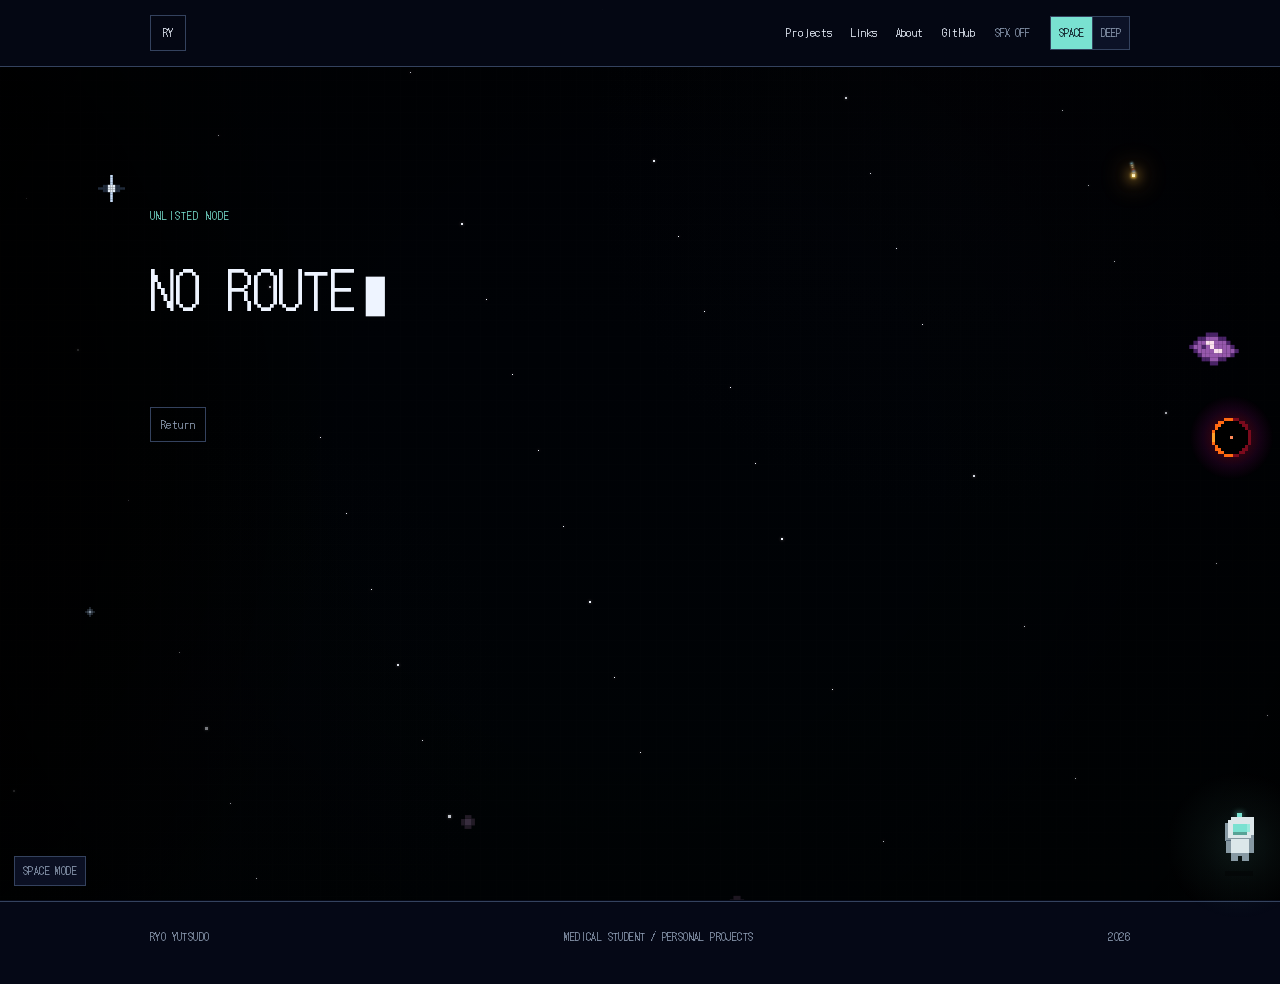
<file: cave/index.html>
<!DOCTYPE html><html lang="ja" data-theme="space"><head><meta charset="UTF-8"><meta name="viewport" content="width=device-width, initial-scale=1, viewport-fit=cover"><meta name="description" content="海の底で口を開けていた、乾いた洞窟。"><link rel="canonical" href="https://ryoyutsudo.github.io/cave/"><meta name="robots" content="noindex, nofollow"><meta property="og:type" content="website"><meta property="og:title" content="The Cave"><meta property="og:description" content="海の底で口を開けていた、乾いた洞窟。"><meta property="og:url" content="https://ryoyutsudo.github.io/cave/"><meta property="og:site_name" content="Ryo Yutsudo"><meta name="twitter:card" content="summary"><meta name="theme-color" content="#050816"><meta name="color-scheme" content="dark"><title>The Cave</title><script>
      (() => {
        try {
          const savedTheme = localStorage.getItem("pixel-theme");

          if (savedTheme === "space" || savedTheme === "deep") {
            document.documentElement.dataset.theme = savedTheme;
          }
        } catch {
          // localStorageが無効でも初期テーマを使用する。
        }
      })();
    </script><link rel="stylesheet" href="/_astro/BaseLayout.iqQTyiys.css"><link rel="stylesheet" href="/_astro/HiddenLayout.BwNkEnsE.css"><style>.cave-log[data-astro-cid-stwelold]{border:var(--pixel-border);background:color-mix(in srgb, var(--color-panel), transparent 8%);max-width:620px;margin-top:48px;padding:22px}.cave-log__code[data-astro-cid-stwelold]{color:var(--color-accent);letter-spacing:.12em;margin:0 0 16px;font-size:10px}.cave-log[data-astro-cid-stwelold] ol[data-astro-cid-stwelold]{color:var(--color-muted);margin:0;padding-left:20px;font-size:13px;line-height:2.2}.memory[data-astro-cid-stwelold]{border:1px solid var(--color-accent);background:color-mix(in srgb, var(--color-panel-strong), transparent 4%);max-width:600px;margin-top:54px;padding:24px}.memory__code[data-astro-cid-stwelold]{color:var(--color-accent);letter-spacing:.12em;margin:0 0 16px;font-size:10px}.memory__text[data-astro-cid-stwelold]{color:var(--color-text);margin:0;font-size:14px;line-height:2.2}.c-radar[data-astro-cid-stwelold]{width:34px;height:34px;bottom:24%;right:12%}.c-beacon[data-astro-cid-stwelold]{width:20px;height:26px;top:30%;right:22%}.c-station[data-astro-cid-stwelold]{width:40px;height:28px;top:66%;left:20%}.c-ice[data-astro-cid-stwelold]{width:22px;height:22px;top:12%;left:14%}[data-astro-cid-stwelold][hidden]{display:none}.cv-crystal[data-astro-cid-stwelold]{width:32px;height:30px;top:16%;left:5%}.cv-batpath[data-astro-cid-stwelold]{pointer-events:none;width:36px;height:20px;animation:22s linear infinite bat-fly;position:absolute;top:12%;right:-70px}.cv-bat[data-astro-cid-stwelold]{--frame-t:.3s;position:absolute;inset:0}.cv-statue[data-astro-cid-stwelold]{width:32px;height:36px;bottom:8%;left:4%}.cv-fossil[data-astro-cid-stwelold]{opacity:.85;width:40px;height:28px;top:46%;right:6%}.cv-pool[data-astro-cid-stwelold]{width:52px;height:24px;bottom:6%;right:6%}@keyframes bat-fly{0%{transform:translate(0)}35%{transform:translate(-45vw,26px)}70%{transform:translate(-80vw,-18px)}to{transform:translate(calc(-100vw - 140px),8px)}}@media (width<=760px){.cv-fossil[data-astro-cid-stwelold]{display:none}}@media (prefers-reduced-motion:reduce){.cv-batpath[data-astro-cid-stwelold]{animation:none;right:14%}}
</style></head><body><div class="pixel-background" aria-hidden="true" data-astro-cid-g5thx24i><div class="space-background" data-astro-cid-g5thx24i><!-- 下へ行くほど、恒星から離れて何もない側へ抜けていく --><div class="sky sky--far" data-astro-cid-g5thx24i></div><div class="sky sky--rift" data-astro-cid-g5thx24i></div><div class="stars" data-astro-cid-g5thx24i><span class="star" style="
              --x: 11%;
              --y: 7%;
              --size: 3px;
              --delay: 0s;
              --duration: 1.7s;
            " data-astro-cid-g5thx24i></span><span class="star" style="
              --x: 48%;
              --y: 68%;
              --size: 1px;
              --delay: 0.28s;
              --duration: 2.12s;
            " data-astro-cid-g5thx24i></span><span class="star" style="
              --x: 85%;
              --y: 29%;
              --size: 1px;
              --delay: 0.56s;
              --duration: 2.54s;
            " data-astro-cid-g5thx24i></span><span class="star" style="
              --x: 22%;
              --y: 90%;
              --size: 1px;
              --delay: 0.8400000000000001s;
              --duration: 2.96s;
            " data-astro-cid-g5thx24i></span><span class="star" style="
              --x: 59%;
              --y: 51%;
              --size: 1px;
              --delay: 1.12s;
              --duration: 3.38s;
            " data-astro-cid-g5thx24i></span><span class="star" style="
              --x: 96%;
              --y: 12%;
              --size: 2px;
              --delay: 1.4000000000000001s;
              --duration: 1.7s;
            " data-astro-cid-g5thx24i></span><span class="star" style="
              --x: 33%;
              --y: 73%;
              --size: 1px;
              --delay: 1.6800000000000002s;
              --duration: 2.12s;
            " data-astro-cid-g5thx24i></span><span class="star" style="
              --x: 70%;
              --y: 34%;
              --size: 1px;
              --delay: 1.9600000000000002s;
              --duration: 2.54s;
            " data-astro-cid-g5thx24i></span><span class="star" style="
              --x: 7%;
              --y: 95%;
              --size: 1px;
              --delay: 0s;
              --duration: 2.96s;
            " data-astro-cid-g5thx24i></span><span class="star" style="
              --x: 44%;
              --y: 56%;
              --size: 1px;
              --delay: 0.28s;
              --duration: 3.38s;
            " data-astro-cid-g5thx24i></span><span class="star" style="
              --x: 81%;
              --y: 17%;
              --size: 2px;
              --delay: 0.56s;
              --duration: 1.7s;
            " data-astro-cid-g5thx24i></span><span class="star" style="
              --x: 18%;
              --y: 78%;
              --size: 1px;
              --delay: 0.8400000000000001s;
              --duration: 2.12s;
            " data-astro-cid-g5thx24i></span><span class="star" style="
              --x: 55%;
              --y: 39%;
              --size: 1px;
              --delay: 1.12s;
              --duration: 2.54s;
            " data-astro-cid-g5thx24i></span><span class="star" style="
              --x: 92%;
              --y: 0%;
              --size: 3px;
              --delay: 1.4000000000000001s;
              --duration: 2.96s;
            " data-astro-cid-g5thx24i></span><span class="star" style="
              --x: 29%;
              --y: 61%;
              --size: 1px;
              --delay: 1.6800000000000002s;
              --duration: 3.38s;
            " data-astro-cid-g5thx24i></span><span class="star" style="
              --x: 66%;
              --y: 22%;
              --size: 2px;
              --delay: 1.9600000000000002s;
              --duration: 1.7s;
            " data-astro-cid-g5thx24i></span><span class="star" style="
              --x: 3%;
              --y: 83%;
              --size: 1px;
              --delay: 0s;
              --duration: 2.12s;
            " data-astro-cid-g5thx24i></span><span class="star" style="
              --x: 40%;
              --y: 44%;
              --size: 1px;
              --delay: 0.28s;
              --duration: 2.54s;
            " data-astro-cid-g5thx24i></span><span class="star" style="
              --x: 77%;
              --y: 5%;
              --size: 1px;
              --delay: 0.56s;
              --duration: 2.96s;
            " data-astro-cid-g5thx24i></span><span class="star" style="
              --x: 14%;
              --y: 66%;
              --size: 1px;
              --delay: 0.8400000000000001s;
              --duration: 3.38s;
            " data-astro-cid-g5thx24i></span><span class="star" style="
              --x: 51%;
              --y: 27%;
              --size: 2px;
              --delay: 1.12s;
              --duration: 1.7s;
            " data-astro-cid-g5thx24i></span><span class="star" style="
              --x: 88%;
              --y: 88%;
              --size: 1px;
              --delay: 1.4000000000000001s;
              --duration: 2.12s;
            " data-astro-cid-g5thx24i></span><span class="star" style="
              --x: 25%;
              --y: 49%;
              --size: 1px;
              --delay: 1.6800000000000002s;
              --duration: 2.54s;
            " data-astro-cid-g5thx24i></span><span class="star" style="
              --x: 62%;
              --y: 10%;
              --size: 1px;
              --delay: 1.9600000000000002s;
              --duration: 2.96s;
            " data-astro-cid-g5thx24i></span><span class="star" style="
              --x: 99%;
              --y: 71%;
              --size: 1px;
              --delay: 0s;
              --duration: 3.38s;
            " data-astro-cid-g5thx24i></span><span class="star" style="
              --x: 36%;
              --y: 32%;
              --size: 2px;
              --delay: 0.28s;
              --duration: 1.7s;
            " data-astro-cid-g5thx24i></span><span class="star" style="
              --x: 73%;
              --y: 93%;
              --size: 3px;
              --delay: 0.56s;
              --duration: 2.12s;
            " data-astro-cid-g5thx24i></span><span class="star" style="
              --x: 10%;
              --y: 54%;
              --size: 1px;
              --delay: 0.8400000000000001s;
              --duration: 2.54s;
            " data-astro-cid-g5thx24i></span><span class="star" style="
              --x: 47%;
              --y: 15%;
              --size: 1px;
              --delay: 1.12s;
              --duration: 2.96s;
            " data-astro-cid-g5thx24i></span><span class="star" style="
              --x: 84%;
              --y: 76%;
              --size: 1px;
              --delay: 1.4000000000000001s;
              --duration: 3.38s;
            " data-astro-cid-g5thx24i></span><span class="star" style="
              --x: 21%;
              --y: 37%;
              --size: 2px;
              --delay: 1.6800000000000002s;
              --duration: 1.7s;
            " data-astro-cid-g5thx24i></span><span class="star" style="
              --x: 58%;
              --y: 98%;
              --size: 1px;
              --delay: 1.9600000000000002s;
              --duration: 2.12s;
            " data-astro-cid-g5thx24i></span><span class="star" style="
              --x: 95%;
              --y: 59%;
              --size: 1px;
              --delay: 0s;
              --duration: 2.54s;
            " data-astro-cid-g5thx24i></span><span class="star" style="
              --x: 32%;
              --y: 20%;
              --size: 1px;
              --delay: 0.28s;
              --duration: 2.96s;
            " data-astro-cid-g5thx24i></span><span class="star" style="
              --x: 69%;
              --y: 81%;
              --size: 1px;
              --delay: 0.56s;
              --duration: 3.38s;
            " data-astro-cid-g5thx24i></span><span class="star" style="
              --x: 6%;
              --y: 42%;
              --size: 2px;
              --delay: 0.8400000000000001s;
              --duration: 1.7s;
            " data-astro-cid-g5thx24i></span><span class="star" style="
              --x: 43%;
              --y: 3%;
              --size: 1px;
              --delay: 1.12s;
              --duration: 2.12s;
            " data-astro-cid-g5thx24i></span><span class="star" style="
              --x: 80%;
              --y: 64%;
              --size: 1px;
              --delay: 1.4000000000000001s;
              --duration: 2.54s;
            " data-astro-cid-g5thx24i></span><span class="star" style="
              --x: 17%;
              --y: 25%;
              --size: 1px;
              --delay: 1.6800000000000002s;
              --duration: 2.96s;
            " data-astro-cid-g5thx24i></span><span class="star" style="
              --x: 54%;
              --y: 86%;
              --size: 3px;
              --delay: 1.9600000000000002s;
              --duration: 3.38s;
            " data-astro-cid-g5thx24i></span><span class="star" style="
              --x: 91%;
              --y: 47%;
              --size: 2px;
              --delay: 0s;
              --duration: 1.7s;
            " data-astro-cid-g5thx24i></span><span class="star" style="
              --x: 28%;
              --y: 8%;
              --size: 1px;
              --delay: 0.28s;
              --duration: 2.12s;
            " data-astro-cid-g5thx24i></span><span class="star" style="
              --x: 65%;
              --y: 69%;
              --size: 1px;
              --delay: 0.56s;
              --duration: 2.54s;
            " data-astro-cid-g5thx24i></span><span class="star" style="
              --x: 2%;
              --y: 30%;
              --size: 1px;
              --delay: 0.8400000000000001s;
              --duration: 2.96s;
            " data-astro-cid-g5thx24i></span><span class="star" style="
              --x: 39%;
              --y: 91%;
              --size: 1px;
              --delay: 1.12s;
              --duration: 3.38s;
            " data-astro-cid-g5thx24i></span><span class="star" style="
              --x: 76%;
              --y: 52%;
              --size: 2px;
              --delay: 1.4000000000000001s;
              --duration: 1.7s;
            " data-astro-cid-g5thx24i></span><span class="star" style="
              --x: 13%;
              --y: 13%;
              --size: 1px;
              --delay: 1.6800000000000002s;
              --duration: 2.12s;
            " data-astro-cid-g5thx24i></span><span class="star" style="
              --x: 50%;
              --y: 74%;
              --size: 1px;
              --delay: 1.9600000000000002s;
              --duration: 2.54s;
            " data-astro-cid-g5thx24i></span><span class="star" style="
              --x: 87%;
              --y: 35%;
              --size: 1px;
              --delay: 0s;
              --duration: 2.96s;
            " data-astro-cid-g5thx24i></span><span class="star" style="
              --x: 24%;
              --y: 96%;
              --size: 1px;
              --delay: 0.28s;
              --duration: 3.38s;
            " data-astro-cid-g5thx24i></span><span class="star" style="
              --x: 61%;
              --y: 57%;
              --size: 2px;
              --delay: 0.56s;
              --duration: 1.7s;
            " data-astro-cid-g5thx24i></span><span class="star" style="
              --x: 98%;
              --y: 18%;
              --size: 1px;
              --delay: 0.8400000000000001s;
              --duration: 2.12s;
            " data-astro-cid-g5thx24i></span><span class="star" style="
              --x: 35%;
              --y: 79%;
              --size: 3px;
              --delay: 1.12s;
              --duration: 2.54s;
            " data-astro-cid-g5thx24i></span><span class="star" style="
              --x: 72%;
              --y: 40%;
              --size: 1px;
              --delay: 1.4000000000000001s;
              --duration: 2.96s;
            " data-astro-cid-g5thx24i></span><span class="star" style="
              --x: 9%;
              --y: 1%;
              --size: 1px;
              --delay: 1.6800000000000002s;
              --duration: 3.38s;
            " data-astro-cid-g5thx24i></span><span class="star" style="
              --x: 46%;
              --y: 62%;
              --size: 2px;
              --delay: 1.9600000000000002s;
              --duration: 1.7s;
            " data-astro-cid-g5thx24i></span><span class="star" style="
              --x: 83%;
              --y: 23%;
              --size: 1px;
              --delay: 0s;
              --duration: 2.12s;
            " data-astro-cid-g5thx24i></span><span class="star" style="
              --x: 20%;
              --y: 84%;
              --size: 1px;
              --delay: 0.28s;
              --duration: 2.54s;
            " data-astro-cid-g5thx24i></span><span class="star" style="
              --x: 57%;
              --y: 45%;
              --size: 1px;
              --delay: 0.56s;
              --duration: 2.96s;
            " data-astro-cid-g5thx24i></span><span class="star" style="
              --x: 94%;
              --y: 6%;
              --size: 1px;
              --delay: 0.8400000000000001s;
              --duration: 3.38s;
            " data-astro-cid-g5thx24i></span><span class="star" style="
              --x: 31%;
              --y: 67%;
              --size: 2px;
              --delay: 1.12s;
              --duration: 1.7s;
            " data-astro-cid-g5thx24i></span><span class="star" style="
              --x: 68%;
              --y: 28%;
              --size: 1px;
              --delay: 1.4000000000000001s;
              --duration: 2.12s;
            " data-astro-cid-g5thx24i></span><span class="star" style="
              --x: 5%;
              --y: 89%;
              --size: 1px;
              --delay: 1.6800000000000002s;
              --duration: 2.54s;
            " data-astro-cid-g5thx24i></span><span class="star" style="
              --x: 42%;
              --y: 50%;
              --size: 1px;
              --delay: 1.9600000000000002s;
              --duration: 2.96s;
            " data-astro-cid-g5thx24i></span><span class="star" style="
              --x: 79%;
              --y: 11%;
              --size: 1px;
              --delay: 0s;
              --duration: 3.38s;
            " data-astro-cid-g5thx24i></span><span class="star" style="
              --x: 16%;
              --y: 72%;
              --size: 3px;
              --delay: 0.28s;
              --duration: 1.7s;
            " data-astro-cid-g5thx24i></span><span class="star" style="
              --x: 53%;
              --y: 33%;
              --size: 1px;
              --delay: 0.56s;
              --duration: 2.12s;
            " data-astro-cid-g5thx24i></span><span class="star" style="
              --x: 90%;
              --y: 94%;
              --size: 1px;
              --delay: 0.8400000000000001s;
              --duration: 2.54s;
            " data-astro-cid-g5thx24i></span><span class="star" style="
              --x: 27%;
              --y: 55%;
              --size: 1px;
              --delay: 1.12s;
              --duration: 2.96s;
            " data-astro-cid-g5thx24i></span><span class="star" style="
              --x: 64%;
              --y: 16%;
              --size: 1px;
              --delay: 1.4000000000000001s;
              --duration: 3.38s;
            " data-astro-cid-g5thx24i></span><span class="star" style="
              --x: 1%;
              --y: 77%;
              --size: 2px;
              --delay: 1.6800000000000002s;
              --duration: 1.7s;
            " data-astro-cid-g5thx24i></span><span class="star" style="
              --x: 38%;
              --y: 38%;
              --size: 1px;
              --delay: 1.9600000000000002s;
              --duration: 2.12s;
            " data-astro-cid-g5thx24i></span></div><div class="lurker lurker--void" data-astro-cid-g5thx24i></div><div class="meteor-field" data-astro-cid-g5thx24i><span class="meteor" style="--i: 0; --delay: 0s;" data-astro-cid-g5thx24i><span class="sprite" style="--u:2px;width:20px;height:10px;" data-astro-cid-g5thx24i><span class="px" style="background:transparent;box-shadow:16px 0px 0 0 rgb(200 220 255 / 40%), 18px 0px 0 0 rgb(200 220 255 / 40%), 12px 2px 0 0 rgb(200 220 255 / 40%), 14px 2px 0 0 rgb(200 220 255 / 40%), 8px 4px 0 0 #9fc0e8, 10px 4px 0 0 #9fc0e8, 4px 6px 0 0 #9fc0e8, 6px 6px 0 0 #9fc0e8, 0px 8px 0 0 #e8f0ff, 2px 8px 0 0 #e8f0ff;" data-astro-cid-g5thx24i></span></span></span><span class="meteor" style="--i: 1; --delay: 0.1s;" data-astro-cid-g5thx24i><span class="sprite" style="--u:2px;width:20px;height:10px;" data-astro-cid-g5thx24i><span class="px" style="background:transparent;box-shadow:16px 0px 0 0 rgb(200 220 255 / 40%), 18px 0px 0 0 rgb(200 220 255 / 40%), 12px 2px 0 0 rgb(200 220 255 / 40%), 14px 2px 0 0 rgb(200 220 255 / 40%), 8px 4px 0 0 #9fc0e8, 10px 4px 0 0 #9fc0e8, 4px 6px 0 0 #9fc0e8, 6px 6px 0 0 #9fc0e8, 0px 8px 0 0 #e8f0ff, 2px 8px 0 0 #e8f0ff;" data-astro-cid-g5thx24i></span></span></span><span class="meteor" style="--i: 2; --delay: 0.2s;" data-astro-cid-g5thx24i><span class="sprite" style="--u:2px;width:20px;height:10px;" data-astro-cid-g5thx24i><span class="px" style="background:transparent;box-shadow:16px 0px 0 0 rgb(200 220 255 / 40%), 18px 0px 0 0 rgb(200 220 255 / 40%), 12px 2px 0 0 rgb(200 220 255 / 40%), 14px 2px 0 0 rgb(200 220 255 / 40%), 8px 4px 0 0 #9fc0e8, 10px 4px 0 0 #9fc0e8, 4px 6px 0 0 #9fc0e8, 6px 6px 0 0 #9fc0e8, 0px 8px 0 0 #e8f0ff, 2px 8px 0 0 #e8f0ff;" data-astro-cid-g5thx24i></span></span></span><span class="meteor" style="--i: 3; --delay: 0.30000000000000004s;" data-astro-cid-g5thx24i><span class="sprite" style="--u:2px;width:20px;height:10px;" data-astro-cid-g5thx24i><span class="px" style="background:transparent;box-shadow:16px 0px 0 0 rgb(200 220 255 / 40%), 18px 0px 0 0 rgb(200 220 255 / 40%), 12px 2px 0 0 rgb(200 220 255 / 40%), 14px 2px 0 0 rgb(200 220 255 / 40%), 8px 4px 0 0 #9fc0e8, 10px 4px 0 0 #9fc0e8, 4px 6px 0 0 #9fc0e8, 6px 6px 0 0 #9fc0e8, 0px 8px 0 0 #e8f0ff, 2px 8px 0 0 #e8f0ff;" data-astro-cid-g5thx24i></span></span></span><span class="meteor" style="--i: 4; --delay: 0.4s;" data-astro-cid-g5thx24i><span class="sprite" style="--u:2px;width:20px;height:10px;" data-astro-cid-g5thx24i><span class="px" style="background:transparent;box-shadow:16px 0px 0 0 rgb(200 220 255 / 40%), 18px 0px 0 0 rgb(200 220 255 / 40%), 12px 2px 0 0 rgb(200 220 255 / 40%), 14px 2px 0 0 rgb(200 220 255 / 40%), 8px 4px 0 0 #9fc0e8, 10px 4px 0 0 #9fc0e8, 4px 6px 0 0 #9fc0e8, 6px 6px 0 0 #9fc0e8, 0px 8px 0 0 #e8f0ff, 2px 8px 0 0 #e8f0ff;" data-astro-cid-g5thx24i></span></span></span><span class="meteor" style="--i: 5; --delay: 0.5s;" data-astro-cid-g5thx24i><span class="sprite" style="--u:2px;width:20px;height:10px;" data-astro-cid-g5thx24i><span class="px" style="background:transparent;box-shadow:16px 0px 0 0 rgb(200 220 255 / 40%), 18px 0px 0 0 rgb(200 220 255 / 40%), 12px 2px 0 0 rgb(200 220 255 / 40%), 14px 2px 0 0 rgb(200 220 255 / 40%), 8px 4px 0 0 #9fc0e8, 10px 4px 0 0 #9fc0e8, 4px 6px 0 0 #9fc0e8, 6px 6px 0 0 #9fc0e8, 0px 8px 0 0 #e8f0ff, 2px 8px 0 0 #e8f0ff;" data-astro-cid-g5thx24i></span></span></span><span class="meteor" style="--i: 6; --delay: 0.6000000000000001s;" data-astro-cid-g5thx24i><span class="sprite" style="--u:2px;width:20px;height:10px;" data-astro-cid-g5thx24i><span class="px" style="background:transparent;box-shadow:16px 0px 0 0 rgb(200 220 255 / 40%), 18px 0px 0 0 rgb(200 220 255 / 40%), 12px 2px 0 0 rgb(200 220 255 / 40%), 14px 2px 0 0 rgb(200 220 255 / 40%), 8px 4px 0 0 #9fc0e8, 10px 4px 0 0 #9fc0e8, 4px 6px 0 0 #9fc0e8, 6px 6px 0 0 #9fc0e8, 0px 8px 0 0 #e8f0ff, 2px 8px 0 0 #e8f0ff;" data-astro-cid-g5thx24i></span></span></span><span class="meteor" style="--i: 7; --delay: 0.7000000000000001s;" data-astro-cid-g5thx24i><span class="sprite" style="--u:2px;width:20px;height:10px;" data-astro-cid-g5thx24i><span class="px" style="background:transparent;box-shadow:16px 0px 0 0 rgb(200 220 255 / 40%), 18px 0px 0 0 rgb(200 220 255 / 40%), 12px 2px 0 0 rgb(200 220 255 / 40%), 14px 2px 0 0 rgb(200 220 255 / 40%), 8px 4px 0 0 #9fc0e8, 10px 4px 0 0 #9fc0e8, 4px 6px 0 0 #9fc0e8, 6px 6px 0 0 #9fc0e8, 0px 8px 0 0 #e8f0ff, 2px 8px 0 0 #e8f0ff;" data-astro-cid-g5thx24i></span></span></span><span class="meteor" style="--i: 8; --delay: 0.8s;" data-astro-cid-g5thx24i><span class="sprite" style="--u:2px;width:20px;height:10px;" data-astro-cid-g5thx24i><span class="px" style="background:transparent;box-shadow:16px 0px 0 0 rgb(200 220 255 / 40%), 18px 0px 0 0 rgb(200 220 255 / 40%), 12px 2px 0 0 rgb(200 220 255 / 40%), 14px 2px 0 0 rgb(200 220 255 / 40%), 8px 4px 0 0 #9fc0e8, 10px 4px 0 0 #9fc0e8, 4px 6px 0 0 #9fc0e8, 6px 6px 0 0 #9fc0e8, 0px 8px 0 0 #e8f0ff, 2px 8px 0 0 #e8f0ff;" data-astro-cid-g5thx24i></span></span></span><span class="meteor" style="--i: 9; --delay: 0.9s;" data-astro-cid-g5thx24i><span class="sprite" style="--u:2px;width:20px;height:10px;" data-astro-cid-g5thx24i><span class="px" style="background:transparent;box-shadow:16px 0px 0 0 rgb(200 220 255 / 40%), 18px 0px 0 0 rgb(200 220 255 / 40%), 12px 2px 0 0 rgb(200 220 255 / 40%), 14px 2px 0 0 rgb(200 220 255 / 40%), 8px 4px 0 0 #9fc0e8, 10px 4px 0 0 #9fc0e8, 4px 6px 0 0 #9fc0e8, 6px 6px 0 0 #9fc0e8, 0px 8px 0 0 #e8f0ff, 2px 8px 0 0 #e8f0ff;" data-astro-cid-g5thx24i></span></span></span><span class="meteor" style="--i: 10; --delay: 1s;" data-astro-cid-g5thx24i><span class="sprite" style="--u:2px;width:20px;height:10px;" data-astro-cid-g5thx24i><span class="px" style="background:transparent;box-shadow:16px 0px 0 0 rgb(200 220 255 / 40%), 18px 0px 0 0 rgb(200 220 255 / 40%), 12px 2px 0 0 rgb(200 220 255 / 40%), 14px 2px 0 0 rgb(200 220 255 / 40%), 8px 4px 0 0 #9fc0e8, 10px 4px 0 0 #9fc0e8, 4px 6px 0 0 #9fc0e8, 6px 6px 0 0 #9fc0e8, 0px 8px 0 0 #e8f0ff, 2px 8px 0 0 #e8f0ff;" data-astro-cid-g5thx24i></span></span></span><span class="meteor" style="--i: 11; --delay: 1.1s;" data-astro-cid-g5thx24i><span class="sprite" style="--u:2px;width:20px;height:10px;" data-astro-cid-g5thx24i><span class="px" style="background:transparent;box-shadow:16px 0px 0 0 rgb(200 220 255 / 40%), 18px 0px 0 0 rgb(200 220 255 / 40%), 12px 2px 0 0 rgb(200 220 255 / 40%), 14px 2px 0 0 rgb(200 220 255 / 40%), 8px 4px 0 0 #9fc0e8, 10px 4px 0 0 #9fc0e8, 4px 6px 0 0 #9fc0e8, 6px 6px 0 0 #9fc0e8, 0px 8px 0 0 #e8f0ff, 2px 8px 0 0 #e8f0ff;" data-astro-cid-g5thx24i></span></span></span><span class="meteor" style="--i: 12; --delay: 1.2000000000000002s;" data-astro-cid-g5thx24i><span class="sprite" style="--u:2px;width:20px;height:10px;" data-astro-cid-g5thx24i><span class="px" style="background:transparent;box-shadow:16px 0px 0 0 rgb(200 220 255 / 40%), 18px 0px 0 0 rgb(200 220 255 / 40%), 12px 2px 0 0 rgb(200 220 255 / 40%), 14px 2px 0 0 rgb(200 220 255 / 40%), 8px 4px 0 0 #9fc0e8, 10px 4px 0 0 #9fc0e8, 4px 6px 0 0 #9fc0e8, 6px 6px 0 0 #9fc0e8, 0px 8px 0 0 #e8f0ff, 2px 8px 0 0 #e8f0ff;" data-astro-cid-g5thx24i></span></span></span><span class="meteor" style="--i: 13; --delay: 1.3s;" data-astro-cid-g5thx24i><span class="sprite" style="--u:2px;width:20px;height:10px;" data-astro-cid-g5thx24i><span class="px" style="background:transparent;box-shadow:16px 0px 0 0 rgb(200 220 255 / 40%), 18px 0px 0 0 rgb(200 220 255 / 40%), 12px 2px 0 0 rgb(200 220 255 / 40%), 14px 2px 0 0 rgb(200 220 255 / 40%), 8px 4px 0 0 #9fc0e8, 10px 4px 0 0 #9fc0e8, 4px 6px 0 0 #9fc0e8, 6px 6px 0 0 #9fc0e8, 0px 8px 0 0 #e8f0ff, 2px 8px 0 0 #e8f0ff;" data-astro-cid-g5thx24i></span></span></span></div></div><div class="deep-background" data-astro-cid-g5thx24i><!-- 下へ行くほど、光が届かなくなる --><div class="water water--mid" data-astro-cid-g5thx24i></div><div class="water water--abyss" data-astro-cid-g5thx24i></div><div class="deep-rays" data-astro-cid-g5thx24i></div><span class="bubble" style="
            --x: 9%;
            --delay: 0s;
            --duration: 9s;
          " data-astro-cid-g5thx24i></span><span class="bubble" style="
            --x: 52%;
            --delay: -1.3s;
            --duration: 10.8s;
          " data-astro-cid-g5thx24i></span><span class="bubble" style="
            --x: 95%;
            --delay: -2.6s;
            --duration: 12.6s;
          " data-astro-cid-g5thx24i></span><span class="bubble" style="
            --x: 38%;
            --delay: -3.9000000000000004s;
            --duration: 14.4s;
          " data-astro-cid-g5thx24i></span><span class="bubble" style="
            --x: 81%;
            --delay: -5.2s;
            --duration: 16.2s;
          " data-astro-cid-g5thx24i></span><span class="bubble" style="
            --x: 24%;
            --delay: -6.5s;
            --duration: 18s;
          " data-astro-cid-g5thx24i></span><span class="bubble" style="
            --x: 67%;
            --delay: -7.800000000000001s;
            --duration: 19.8s;
          " data-astro-cid-g5thx24i></span><span class="bubble" style="
            --x: 10%;
            --delay: -9.1s;
            --duration: 9s;
          " data-astro-cid-g5thx24i></span><span class="bubble" style="
            --x: 53%;
            --delay: -10.4s;
            --duration: 10.8s;
          " data-astro-cid-g5thx24i></span><span class="bubble" style="
            --x: 96%;
            --delay: -11.700000000000001s;
            --duration: 12.6s;
          " data-astro-cid-g5thx24i></span><span class="bubble" style="
            --x: 39%;
            --delay: 0s;
            --duration: 14.4s;
          " data-astro-cid-g5thx24i></span><span class="bubble" style="
            --x: 82%;
            --delay: -1.3s;
            --duration: 16.2s;
          " data-astro-cid-g5thx24i></span><span class="bubble" style="
            --x: 25%;
            --delay: -2.6s;
            --duration: 18s;
          " data-astro-cid-g5thx24i></span><span class="bubble" style="
            --x: 68%;
            --delay: -3.9000000000000004s;
            --duration: 19.8s;
          " data-astro-cid-g5thx24i></span><span class="bubble" style="
            --x: 11%;
            --delay: -5.2s;
            --duration: 9s;
          " data-astro-cid-g5thx24i></span><span class="bubble" style="
            --x: 54%;
            --delay: -6.5s;
            --duration: 10.8s;
          " data-astro-cid-g5thx24i></span><span class="bubble" style="
            --x: 97%;
            --delay: -7.800000000000001s;
            --duration: 12.6s;
          " data-astro-cid-g5thx24i></span><span class="bubble" style="
            --x: 40%;
            --delay: -9.1s;
            --duration: 14.4s;
          " data-astro-cid-g5thx24i></span><span class="bubble" style="
            --x: 83%;
            --delay: -10.4s;
            --duration: 16.2s;
          " data-astro-cid-g5thx24i></span><span class="bubble" style="
            --x: 26%;
            --delay: -11.700000000000001s;
            --duration: 18s;
          " data-astro-cid-g5thx24i></span><span class="bubble" style="
            --x: 69%;
            --delay: 0s;
            --duration: 19.8s;
          " data-astro-cid-g5thx24i></span><span class="bubble" style="
            --x: 12%;
            --delay: -1.3s;
            --duration: 9s;
          " data-astro-cid-g5thx24i></span><span class="bubble" style="
            --x: 55%;
            --delay: -2.6s;
            --duration: 10.8s;
          " data-astro-cid-g5thx24i></span><span class="bubble" style="
            --x: 98%;
            --delay: -3.9000000000000004s;
            --duration: 12.6s;
          " data-astro-cid-g5thx24i></span><span class="bubble" style="
            --x: 41%;
            --delay: -5.2s;
            --duration: 14.4s;
          " data-astro-cid-g5thx24i></span><span class="bubble" style="
            --x: 84%;
            --delay: -6.5s;
            --duration: 16.2s;
          " data-astro-cid-g5thx24i></span><span class="bubble" style="
            --x: 27%;
            --delay: -7.800000000000001s;
            --duration: 18s;
          " data-astro-cid-g5thx24i></span><span class="bubble" style="
            --x: 70%;
            --delay: -9.1s;
            --duration: 19.8s;
          " data-astro-cid-g5thx24i></span><span class="bubble" style="
            --x: 13%;
            --delay: -10.4s;
            --duration: 9s;
          " data-astro-cid-g5thx24i></span><span class="bubble" style="
            --x: 56%;
            --delay: -11.700000000000001s;
            --duration: 10.8s;
          " data-astro-cid-g5thx24i></span><span class="bubble" style="
            --x: 99%;
            --delay: 0s;
            --duration: 12.6s;
          " data-astro-cid-g5thx24i></span><span class="bubble" style="
            --x: 42%;
            --delay: -1.3s;
            --duration: 14.4s;
          " data-astro-cid-g5thx24i></span><span class="bubble" style="
            --x: 85%;
            --delay: -2.6s;
            --duration: 16.2s;
          " data-astro-cid-g5thx24i></span><span class="bubble" style="
            --x: 28%;
            --delay: -3.9000000000000004s;
            --duration: 18s;
          " data-astro-cid-g5thx24i></span><span class="bubble" style="
            --x: 71%;
            --delay: -5.2s;
            --duration: 19.8s;
          " data-astro-cid-g5thx24i></span><span class="bubble" style="
            --x: 14%;
            --delay: -6.5s;
            --duration: 9s;
          " data-astro-cid-g5thx24i></span><div class="deep-particles" data-astro-cid-g5thx24i></div><div class="lurker" data-astro-cid-g5thx24i></div><div class="deep-depth" data-astro-cid-g5thx24i></div></div><div class="world-grid" data-astro-cid-g5thx24i></div><div class="world-vignette" data-astro-cid-g5thx24i></div></div><div class="pixel-interactions" data-astro-cid-g5thx24i><!-- ============ 宇宙 ============ --><div class="space-interactions" data-star-field data-astro-cid-g5thx24i><div class="depth-layer" data-depth-layer data-astro-cid-g5thx24i></div><div class="floor-layer" data-floor-layer data-astro-cid-g5thx24i></div><button class="obj space-pulsar" type="button" aria-label="パルサーの周期を数える" data-world-object="pulsar" data-slot="left" data-spawn="0.55" data-astro-cid-g5thx24i><span class="sprite" style="--u:3px;width:33px;height:33px;" data-astro-cid-g5thx24i><span class="px" style="background:transparent;box-shadow:15px 0px 0 0 rgb(150 195 255 / 34%), 15px 3px 0 0 rgb(150 195 255 / 34%), 15px 6px 0 0 rgb(150 195 255 / 34%), 15px 9px 0 0 rgb(150 195 255 / 34%), 6px 12px 0 0 rgb(130 175 235 / 26%), 9px 12px 0 0 rgb(130 175 235 / 26%), 12px 12px 0 0 #eaf4ff, 15px 12px 0 0 #eaf4ff, 18px 12px 0 0 #eaf4ff, 21px 12px 0 0 rgb(130 175 235 / 26%), 24px 12px 0 0 rgb(130 175 235 / 26%), 0px 15px 0 0 rgb(130 175 235 / 26%), 3px 15px 0 0 rgb(130 175 235 / 26%), 6px 15px 0 0 rgb(130 175 235 / 26%), 9px 15px 0 0 rgb(130 175 235 / 26%), 12px 15px 0 0 #eaf4ff, 15px 15px 0 0 #eaf4ff, 18px 15px 0 0 #eaf4ff, 21px 15px 0 0 rgb(130 175 235 / 26%), 24px 15px 0 0 rgb(130 175 235 / 26%), 27px 15px 0 0 rgb(130 175 235 / 26%), 30px 15px 0 0 rgb(130 175 235 / 26%), 6px 18px 0 0 rgb(130 175 235 / 26%), 9px 18px 0 0 rgb(130 175 235 / 26%), 12px 18px 0 0 #eaf4ff, 15px 18px 0 0 #eaf4ff, 18px 18px 0 0 #eaf4ff, 21px 18px 0 0 rgb(130 175 235 / 26%), 24px 18px 0 0 rgb(130 175 235 / 26%), 15px 21px 0 0 rgb(150 195 255 / 34%), 15px 24px 0 0 rgb(150 195 255 / 34%), 15px 27px 0 0 rgb(150 195 255 / 34%), 15px 30px 0 0 rgb(150 195 255 / 34%);" data-astro-cid-g5thx24i></span><span class="px pulsar-beam" style="background:transparent;box-shadow:15px 0px 0 0 #cfe4ff, 15px 3px 0 0 #cfe4ff, 15px 6px 0 0 #cfe4ff, 15px 9px 0 0 #cfe4ff, 15px 21px 0 0 #cfe4ff, 15px 24px 0 0 #cfe4ff, 15px 27px 0 0 #cfe4ff, 15px 30px 0 0 #cfe4ff;" data-astro-cid-g5thx24i></span></span><span class="ping" style="--ring:#cfe4ff" data-astro-cid-g5thx24i></span></button><button class="obj space-nebula" type="button" aria-label="星雲を見る" data-world-object="nebula" data-slot="right" data-spawn="0.5" data-astro-cid-g5thx24i><span class="sprite" style="--u:4px;width:48px;height:32px;" data-astro-cid-g5thx24i><span class="px" style="background:transparent;box-shadow:16px 0px 0 0 rgb(122 58 168 / 62%), 20px 0px 0 0 rgb(122 58 168 / 62%), 24px 0px 0 0 rgb(122 58 168 / 62%), 8px 4px 0 0 rgb(122 58 168 / 62%), 12px 4px 0 0 rgb(122 58 168 / 62%), 16px 4px 0 0 rgb(196 116 226 / 78%), 20px 4px 0 0 rgb(196 116 226 / 78%), 24px 4px 0 0 rgb(196 116 226 / 78%), 28px 4px 0 0 rgb(122 58 168 / 62%), 32px 4px 0 0 rgb(122 58 168 / 62%), 4px 8px 0 0 rgb(122 58 168 / 62%), 8px 8px 0 0 rgb(196 116 226 / 78%), 12px 8px 0 0 rgb(196 116 226 / 78%), 16px 8px 0 0 #ffe4f2, 20px 8px 0 0 #ffe4f2, 24px 8px 0 0 rgb(196 116 226 / 78%), 28px 8px 0 0 rgb(196 116 226 / 78%), 32px 8px 0 0 rgb(196 116 226 / 78%), 36px 8px 0 0 rgb(122 58 168 / 62%), 0px 12px 0 0 rgb(122 58 168 / 62%), 4px 12px 0 0 rgb(196 116 226 / 78%), 8px 12px 0 0 rgb(196 116 226 / 78%), 12px 12px 0 0 rgb(122 58 168 / 62%), 16px 12px 0 0 rgb(196 116 226 / 78%), 20px 12px 0 0 #ffe4f2, 24px 12px 0 0 rgb(196 116 226 / 78%), 28px 12px 0 0 rgb(196 116 226 / 78%), 32px 12px 0 0 rgb(196 116 226 / 78%), 36px 12px 0 0 rgb(196 116 226 / 78%), 40px 12px 0 0 rgb(122 58 168 / 62%), 4px 16px 0 0 rgb(122 58 168 / 62%), 8px 16px 0 0 rgb(196 116 226 / 78%), 12px 16px 0 0 rgb(196 116 226 / 78%), 16px 16px 0 0 rgb(196 116 226 / 78%), 20px 16px 0 0 rgb(196 116 226 / 78%), 24px 16px 0 0 #ffe4f2, 28px 16px 0 0 #ffe4f2, 32px 16px 0 0 rgb(196 116 226 / 78%), 36px 16px 0 0 rgb(196 116 226 / 78%), 40px 16px 0 0 rgb(196 116 226 / 78%), 44px 16px 0 0 rgb(122 58 168 / 62%), 8px 20px 0 0 rgb(122 58 168 / 62%), 12px 20px 0 0 rgb(196 116 226 / 78%), 16px 20px 0 0 rgb(196 116 226 / 78%), 20px 20px 0 0 rgb(196 116 226 / 78%), 24px 20px 0 0 rgb(196 116 226 / 78%), 28px 20px 0 0 rgb(196 116 226 / 78%), 32px 20px 0 0 rgb(196 116 226 / 78%), 36px 20px 0 0 rgb(196 116 226 / 78%), 40px 20px 0 0 rgb(122 58 168 / 62%), 12px 24px 0 0 rgb(122 58 168 / 62%), 16px 24px 0 0 rgb(122 58 168 / 62%), 20px 24px 0 0 rgb(196 116 226 / 78%), 24px 24px 0 0 rgb(196 116 226 / 78%), 28px 24px 0 0 rgb(122 58 168 / 62%), 32px 24px 0 0 rgb(122 58 168 / 62%), 20px 28px 0 0 rgb(122 58 168 / 62%), 24px 28px 0 0 rgb(122 58 168 / 62%);" data-astro-cid-g5thx24i></span></span><span class="ping" style="--ring:#b278dc" data-astro-cid-g5thx24i></span></button><div class="rare-event rare-jetcomet" data-rare-event="jetcomet" data-event-theme="space" data-event-duration="12000" data-astro-cid-g5thx24i><button class="obj jetcomet-core" type="button" aria-label="箒星" data-world-object="jetcomet" data-astro-cid-g5thx24i><span class="sprite" style="--u:3px;width:21px;height:15px;" data-astro-cid-g5thx24i><span class="px" style="background:transparent;box-shadow:6px 0px 0 0 rgb(180 210 255 / 45%), 9px 0px 0 0 rgb(180 210 255 / 45%), 12px 0px 0 0 rgb(180 210 255 / 45%), 3px 3px 0 0 rgb(180 210 255 / 45%), 6px 3px 0 0 #bcd8ff, 9px 3px 0 0 #ffffff, 12px 3px 0 0 #bcd8ff, 15px 3px 0 0 rgb(180 210 255 / 45%), 0px 6px 0 0 rgb(180 210 255 / 45%), 3px 6px 0 0 #bcd8ff, 6px 6px 0 0 #ffffff, 9px 6px 0 0 #ffffff, 12px 6px 0 0 #ffffff, 15px 6px 0 0 #bcd8ff, 18px 6px 0 0 rgb(180 210 255 / 45%), 3px 9px 0 0 rgb(180 210 255 / 45%), 6px 9px 0 0 #bcd8ff, 9px 9px 0 0 #ffffff, 12px 9px 0 0 #bcd8ff, 15px 9px 0 0 rgb(180 210 255 / 45%), 6px 12px 0 0 rgb(180 210 255 / 45%), 9px 12px 0 0 rgb(180 210 255 / 45%), 12px 12px 0 0 rgb(180 210 255 / 45%);" data-astro-cid-g5thx24i></span></span><span class="ping" style="--ring:#bcd8ff" data-astro-cid-g5thx24i></span></button><span class="comet-p" style="
              --x1: 18px;
              --y1: -10.5px;
              --sz: 3px;
              --dur: 0.50s;
              --delay: 0.000s;
            " data-astro-cid-g5thx24i></span><span class="comet-p" style="
              --x1: 25px;
              --y1: -3.5px;
              --sz: 2px;
              --dur: 0.57s;
              --delay: 0.055s;
            " data-astro-cid-g5thx24i></span><span class="comet-p" style="
              --x1: 32px;
              --y1: 3.5px;
              --sz: 2px;
              --dur: 0.64s;
              --delay: 0.110s;
            " data-astro-cid-g5thx24i></span><span class="comet-p" style="
              --x1: 39px;
              --y1: 10.5px;
              --sz: 3px;
              --dur: 0.50s;
              --delay: 0.165s;
            " data-astro-cid-g5thx24i></span><span class="comet-p" style="
              --x1: 46px;
              --y1: -10.5px;
              --sz: 2px;
              --dur: 0.57s;
              --delay: 0.220s;
            " data-astro-cid-g5thx24i></span><span class="comet-p" style="
              --x1: 18px;
              --y1: -3.5px;
              --sz: 2px;
              --dur: 0.64s;
              --delay: 0.275s;
            " data-astro-cid-g5thx24i></span><span class="comet-p" style="
              --x1: 25px;
              --y1: 3.5px;
              --sz: 3px;
              --dur: 0.50s;
              --delay: 0.330s;
            " data-astro-cid-g5thx24i></span><span class="comet-p" style="
              --x1: 32px;
              --y1: 10.5px;
              --sz: 2px;
              --dur: 0.57s;
              --delay: 0.385s;
            " data-astro-cid-g5thx24i></span><span class="comet-p" style="
              --x1: 39px;
              --y1: -10.5px;
              --sz: 2px;
              --dur: 0.64s;
              --delay: 0.440s;
            " data-astro-cid-g5thx24i></span><span class="comet-p" style="
              --x1: 46px;
              --y1: -3.5px;
              --sz: 3px;
              --dur: 0.50s;
              --delay: 0.495s;
            " data-astro-cid-g5thx24i></span></div><button class="obj space-orrery" type="button" aria-label="太陽系" data-world-object="orrery" data-astro-cid-g5thx24i><span class="sun" data-astro-cid-g5thx24i></span><span class="orbit-tilt" style="--d: 10px;" data-astro-cid-g5thx24i><span class="orbit" style="--t: 2.4s;" data-astro-cid-g5thx24i><span class="planet" style="background: #9a9088; color: #9a9088;" data-astro-cid-g5thx24i></span></span></span><span class="orbit-tilt" style="--d: 14px;" data-astro-cid-g5thx24i><span class="orbit" style="--t: 4.1s;" data-astro-cid-g5thx24i><span class="planet" style="background: #d8c08a; color: #d8c08a;" data-astro-cid-g5thx24i></span></span></span><span class="orbit-tilt" style="--d: 20px;" data-astro-cid-g5thx24i><span class="orbit" style="--t: 6.5s;" data-astro-cid-g5thx24i><span class="planet" style="background: #4a90d8; color: #4a90d8;" data-astro-cid-g5thx24i></span></span></span><span class="orbit-tilt" style="--d: 26px;" data-astro-cid-g5thx24i><span class="orbit" style="--t: 11s;" data-astro-cid-g5thx24i><span class="planet" style="background: #c05a34; color: #c05a34;" data-astro-cid-g5thx24i></span></span></span><span class="orbit-tilt" style="--d: 38px;" data-astro-cid-g5thx24i><span class="orbit" style="--t: 28s;" data-astro-cid-g5thx24i><span class="planet" style="background: #c8a878; color: #c8a878;" data-astro-cid-g5thx24i></span></span></span><span class="orbit-tilt" style="--d: 48px;" data-astro-cid-g5thx24i><span class="orbit" style="--t: 46s;" data-astro-cid-g5thx24i><span class="planet" style="background: #e0cc94; color: #e0cc94;" data-astro-cid-g5thx24i></span></span></span><span class="orbit-tilt" style="--d: 58px;" data-astro-cid-g5thx24i><span class="orbit" style="--t: 68s;" data-astro-cid-g5thx24i><span class="planet" style="background: #8fd0e0; color: #8fd0e0;" data-astro-cid-g5thx24i></span></span></span><span class="ping" style="--ring:#ffc84a" data-astro-cid-g5thx24i></span></button><button class="obj space-galaxy" type="button" aria-label="遠くの銀河" data-world-object="galaxy" data-slot="left" data-spawn="0.4" data-astro-cid-g5thx24i><span class="sprite" style="--u:3px;width:30px;height:21px;" data-astro-cid-g5thx24i><span class="px" style="background:transparent;box-shadow:12px 0px 0 0 rgb(150 130 200 / 26%), 15px 0px 0 0 rgb(150 130 200 / 26%), 6px 3px 0 0 rgb(150 130 200 / 26%), 9px 3px 0 0 rgb(190 175 230 / 36%), 12px 3px 0 0 rgb(190 175 230 / 36%), 15px 3px 0 0 rgb(190 175 230 / 36%), 18px 3px 0 0 rgb(190 175 230 / 36%), 21px 3px 0 0 rgb(150 130 200 / 26%), 3px 6px 0 0 rgb(150 130 200 / 26%), 6px 6px 0 0 rgb(190 175 230 / 36%), 9px 6px 0 0 rgb(190 175 230 / 36%), 12px 6px 0 0 rgb(240 235 255 / 56%), 15px 6px 0 0 rgb(240 235 255 / 56%), 18px 6px 0 0 rgb(190 175 230 / 36%), 21px 6px 0 0 rgb(190 175 230 / 36%), 24px 6px 0 0 rgb(150 130 200 / 26%), 0px 9px 0 0 rgb(150 130 200 / 26%), 3px 9px 0 0 rgb(190 175 230 / 36%), 6px 9px 0 0 rgb(190 175 230 / 36%), 9px 9px 0 0 rgb(240 235 255 / 56%), 12px 9px 0 0 rgb(240 235 255 / 56%), 15px 9px 0 0 rgb(240 235 255 / 56%), 18px 9px 0 0 rgb(240 235 255 / 56%), 21px 9px 0 0 rgb(190 175 230 / 36%), 24px 9px 0 0 rgb(190 175 230 / 36%), 27px 9px 0 0 rgb(150 130 200 / 26%), 3px 12px 0 0 rgb(150 130 200 / 26%), 6px 12px 0 0 rgb(190 175 230 / 36%), 9px 12px 0 0 rgb(190 175 230 / 36%), 12px 12px 0 0 rgb(240 235 255 / 56%), 15px 12px 0 0 rgb(240 235 255 / 56%), 18px 12px 0 0 rgb(190 175 230 / 36%), 21px 12px 0 0 rgb(190 175 230 / 36%), 24px 12px 0 0 rgb(150 130 200 / 26%), 6px 15px 0 0 rgb(150 130 200 / 26%), 9px 15px 0 0 rgb(190 175 230 / 36%), 12px 15px 0 0 rgb(190 175 230 / 36%), 15px 15px 0 0 rgb(190 175 230 / 36%), 18px 15px 0 0 rgb(190 175 230 / 36%), 21px 15px 0 0 rgb(150 130 200 / 26%), 12px 18px 0 0 rgb(150 130 200 / 26%), 15px 18px 0 0 rgb(150 130 200 / 26%);" data-astro-cid-g5thx24i></span></span><span class="ping" style="--ring:#c8bce8" data-astro-cid-g5thx24i></span></button><button class="obj space-deadstar" type="button" aria-label="燃え尽きた星" data-world-object="deadstar" data-slot="left" data-spawn="0.35" data-astro-cid-g5thx24i><span class="sprite" style="--u:3px;width:12px;height:12px;" data-astro-cid-g5thx24i><span class="px" style="background:transparent;box-shadow:3px 0px 0 0 #241c28, 6px 0px 0 0 #241c28, 0px 3px 0 0 #241c28, 3px 3px 0 0 #3a2f40, 6px 3px 0 0 #3a2f40, 9px 3px 0 0 #241c28, 0px 6px 0 0 #241c28, 3px 6px 0 0 #3a2f40, 6px 6px 0 0 #3a2f40, 9px 6px 0 0 #241c28, 3px 9px 0 0 #241c28, 6px 9px 0 0 #241c28;" data-astro-cid-g5thx24i></span></span><span class="ping" style="--ring:#3a2f40" data-astro-cid-g5thx24i></span></button><button class="obj rare-event rare-genship" type="button" aria-label="世代宇宙船" data-world-object="genship" data-rare-event="genship" data-event-theme="space" data-event-duration="38000" data-astro-cid-g5thx24i><span class="sprite" style="--u:3px;width:72px;height:24px;" data-astro-cid-g5thx24i><span class="px" style="background:transparent;box-shadow:6px 0px 0 0 #2f3846, 9px 0px 0 0 #2f3846, 12px 0px 0 0 #2f3846, 15px 0px 0 0 #2f3846, 18px 0px 0 0 #2f3846, 21px 0px 0 0 #2f3846, 24px 0px 0 0 #2f3846, 27px 0px 0 0 #2f3846, 30px 0px 0 0 #2f3846, 33px 0px 0 0 #2f3846, 36px 0px 0 0 #2f3846, 39px 0px 0 0 #2f3846, 42px 0px 0 0 #2f3846, 45px 0px 0 0 #2f3846, 48px 0px 0 0 #2f3846, 51px 0px 0 0 #2f3846, 54px 0px 0 0 #2f3846, 57px 0px 0 0 #2f3846, 3px 3px 0 0 #2f3846, 6px 3px 0 0 #5d6c80, 9px 3px 0 0 #5d6c80, 12px 3px 0 0 #5d6c80, 15px 3px 0 0 #5d6c80, 18px 3px 0 0 #5d6c80, 21px 3px 0 0 #5d6c80, 24px 3px 0 0 #5d6c80, 27px 3px 0 0 #5d6c80, 30px 3px 0 0 #5d6c80, 33px 3px 0 0 #5d6c80, 36px 3px 0 0 #5d6c80, 39px 3px 0 0 #5d6c80, 42px 3px 0 0 #5d6c80, 45px 3px 0 0 #5d6c80, 48px 3px 0 0 #5d6c80, 51px 3px 0 0 #5d6c80, 54px 3px 0 0 #5d6c80, 57px 3px 0 0 #5d6c80, 60px 3px 0 0 #2f3846, 0px 6px 0 0 #2f3846, 3px 6px 0 0 #5d6c80, 6px 6px 0 0 #f4ce6a, 9px 6px 0 0 #f4ce6a, 12px 6px 0 0 #5d6c80, 15px 6px 0 0 #f4ce6a, 18px 6px 0 0 #f4ce6a, 21px 6px 0 0 #5d6c80, 24px 6px 0 0 #f4ce6a, 27px 6px 0 0 #f4ce6a, 30px 6px 0 0 #5d6c80, 33px 6px 0 0 #f4ce6a, 36px 6px 0 0 #f4ce6a, 39px 6px 0 0 #5d6c80, 42px 6px 0 0 #f4ce6a, 45px 6px 0 0 #f4ce6a, 48px 6px 0 0 #5d6c80, 51px 6px 0 0 #f4ce6a, 54px 6px 0 0 #f4ce6a, 57px 6px 0 0 #5d6c80, 60px 6px 0 0 #5d6c80, 63px 6px 0 0 #7fd8e8, 66px 6px 0 0 #7fd8e8, 0px 9px 0 0 #2f3846, 3px 9px 0 0 #5d6c80, 6px 9px 0 0 #5d6c80, 9px 9px 0 0 #5d6c80, 12px 9px 0 0 #5d6c80, 15px 9px 0 0 #5d6c80, 18px 9px 0 0 #5d6c80, 21px 9px 0 0 #5d6c80, 24px 9px 0 0 #5d6c80, 27px 9px 0 0 #5d6c80, 30px 9px 0 0 #5d6c80, 33px 9px 0 0 #5d6c80, 36px 9px 0 0 #5d6c80, 39px 9px 0 0 #5d6c80, 42px 9px 0 0 #5d6c80, 45px 9px 0 0 #5d6c80, 48px 9px 0 0 #5d6c80, 51px 9px 0 0 #5d6c80, 54px 9px 0 0 #5d6c80, 57px 9px 0 0 #5d6c80, 60px 9px 0 0 #5d6c80, 63px 9px 0 0 #7fd8e8, 66px 9px 0 0 #7fd8e8, 3px 12px 0 0 #2f3846, 6px 12px 0 0 #5d6c80, 9px 12px 0 0 #5d6c80, 12px 12px 0 0 #5d6c80, 15px 12px 0 0 #5d6c80, 18px 12px 0 0 #5d6c80, 21px 12px 0 0 #5d6c80, 24px 12px 0 0 #5d6c80, 27px 12px 0 0 #5d6c80, 30px 12px 0 0 #5d6c80, 33px 12px 0 0 #5d6c80, 36px 12px 0 0 #5d6c80, 39px 12px 0 0 #5d6c80, 42px 12px 0 0 #5d6c80, 45px 12px 0 0 #5d6c80, 48px 12px 0 0 #5d6c80, 51px 12px 0 0 #5d6c80, 54px 12px 0 0 #5d6c80, 57px 12px 0 0 #5d6c80, 60px 12px 0 0 #2f3846, 6px 15px 0 0 #2f3846, 9px 15px 0 0 #2f3846, 12px 15px 0 0 #2f3846, 15px 15px 0 0 #2f3846, 18px 15px 0 0 #2f3846, 21px 15px 0 0 #2f3846, 24px 15px 0 0 #2f3846, 27px 15px 0 0 #2f3846, 30px 15px 0 0 #2f3846, 33px 15px 0 0 #2f3846, 36px 15px 0 0 #2f3846, 39px 15px 0 0 #2f3846, 42px 15px 0 0 #2f3846, 45px 15px 0 0 #2f3846, 48px 15px 0 0 #2f3846, 51px 15px 0 0 #2f3846, 54px 15px 0 0 #2f3846, 57px 15px 0 0 #2f3846, 9px 18px 0 0 #3d4756, 12px 18px 0 0 #3d4756, 51px 18px 0 0 #3d4756, 54px 18px 0 0 #3d4756, 6px 21px 0 0 #3d4756, 9px 21px 0 0 #3d4756, 12px 21px 0 0 #3d4756, 15px 21px 0 0 #3d4756, 48px 21px 0 0 #3d4756, 51px 21px 0 0 #3d4756, 54px 21px 0 0 #3d4756, 57px 21px 0 0 #3d4756;" data-astro-cid-g5thx24i></span><span class="px lamp lamp--slow" style="background:transparent;box-shadow:6px 6px 0 0 #fff0b8, 9px 6px 0 0 #fff0b8, 15px 6px 0 0 #fff0b8, 18px 6px 0 0 #fff0b8, 24px 6px 0 0 #fff0b8, 27px 6px 0 0 #fff0b8, 33px 6px 0 0 #fff0b8, 36px 6px 0 0 #fff0b8, 42px 6px 0 0 #fff0b8, 45px 6px 0 0 #fff0b8, 51px 6px 0 0 #fff0b8, 54px 6px 0 0 #fff0b8;" data-astro-cid-g5thx24i></span></span><span class="ping" style="--ring:#f4ce6a" data-astro-cid-g5thx24i></span></button><button class="signal-star" type="button" aria-label="信号星 1" data-signal-star style="--x: 6%; --y: 24%;" data-astro-cid-g5thx24i><span class="sprite" style="--u:2px;width:10px;height:10px;" data-astro-cid-g5thx24i><span class="px" style="background:transparent;box-shadow:4px 0px 0 0 var(--s1), 2px 2px 0 0 var(--s1), 4px 2px 0 0 var(--s2), 6px 2px 0 0 var(--s1), 0px 4px 0 0 var(--s1), 2px 4px 0 0 var(--s2), 4px 4px 0 0 var(--s3), 6px 4px 0 0 var(--s2), 8px 4px 0 0 var(--s1), 2px 6px 0 0 var(--s1), 4px 6px 0 0 var(--s2), 6px 6px 0 0 var(--s1), 4px 8px 0 0 var(--s1);" data-astro-cid-g5thx24i></span></span><span class="ping" style="--ring:var(--s3)" data-astro-cid-g5thx24i></span></button><button class="signal-star" type="button" aria-label="信号星 2" data-signal-star style="--x: 94%; --y: 16%;" data-astro-cid-g5thx24i><span class="sprite" style="--u:2px;width:10px;height:10px;" data-astro-cid-g5thx24i><span class="px" style="background:transparent;box-shadow:4px 0px 0 0 var(--s1), 2px 2px 0 0 var(--s1), 4px 2px 0 0 var(--s2), 6px 2px 0 0 var(--s1), 0px 4px 0 0 var(--s1), 2px 4px 0 0 var(--s2), 4px 4px 0 0 var(--s3), 6px 4px 0 0 var(--s2), 8px 4px 0 0 var(--s1), 2px 6px 0 0 var(--s1), 4px 6px 0 0 var(--s2), 6px 6px 0 0 var(--s1), 4px 8px 0 0 var(--s1);" data-astro-cid-g5thx24i></span></span><span class="ping" style="--ring:var(--s3)" data-astro-cid-g5thx24i></span></button><button class="signal-star" type="button" aria-label="信号星 3" data-signal-star style="--x: 92%; --y: 33%;" data-astro-cid-g5thx24i><span class="sprite" style="--u:2px;width:10px;height:10px;" data-astro-cid-g5thx24i><span class="px" style="background:transparent;box-shadow:4px 0px 0 0 var(--s1), 2px 2px 0 0 var(--s1), 4px 2px 0 0 var(--s2), 6px 2px 0 0 var(--s1), 0px 4px 0 0 var(--s1), 2px 4px 0 0 var(--s2), 4px 4px 0 0 var(--s3), 6px 4px 0 0 var(--s2), 8px 4px 0 0 var(--s1), 2px 6px 0 0 var(--s1), 4px 6px 0 0 var(--s2), 6px 6px 0 0 var(--s1), 4px 8px 0 0 var(--s1);" data-astro-cid-g5thx24i></span></span><span class="ping" style="--ring:var(--s3)" data-astro-cid-g5thx24i></span></button><button class="signal-star" type="button" aria-label="信号星 4" data-signal-star style="--x: 7%; --y: 55%;" data-astro-cid-g5thx24i><span class="sprite" style="--u:2px;width:10px;height:10px;" data-astro-cid-g5thx24i><span class="px" style="background:transparent;box-shadow:4px 0px 0 0 var(--s1), 2px 2px 0 0 var(--s1), 4px 2px 0 0 var(--s2), 6px 2px 0 0 var(--s1), 0px 4px 0 0 var(--s1), 2px 4px 0 0 var(--s2), 4px 4px 0 0 var(--s3), 6px 4px 0 0 var(--s2), 8px 4px 0 0 var(--s1), 2px 6px 0 0 var(--s1), 4px 6px 0 0 var(--s2), 6px 6px 0 0 var(--s1), 4px 8px 0 0 var(--s1);" data-astro-cid-g5thx24i></span></span><span class="ping" style="--ring:var(--s3)" data-astro-cid-g5thx24i></span></button><button class="signal-star" type="button" aria-label="信号星 5" data-signal-star style="--x: 95%; --y: 70%;" data-astro-cid-g5thx24i><span class="sprite" style="--u:2px;width:10px;height:10px;" data-astro-cid-g5thx24i><span class="px" style="background:transparent;box-shadow:4px 0px 0 0 var(--s1), 2px 2px 0 0 var(--s1), 4px 2px 0 0 var(--s2), 6px 2px 0 0 var(--s1), 0px 4px 0 0 var(--s1), 2px 4px 0 0 var(--s2), 4px 4px 0 0 var(--s3), 6px 4px 0 0 var(--s2), 8px 4px 0 0 var(--s1), 2px 6px 0 0 var(--s1), 4px 6px 0 0 var(--s2), 6px 6px 0 0 var(--s1), 4px 8px 0 0 var(--s1);" data-astro-cid-g5thx24i></span></span><span class="ping" style="--ring:var(--s3)" data-astro-cid-g5thx24i></span></button><button class="signal-star" type="button" aria-label="信号星 6" data-signal-star style="--x: 11%; --y: 71%;" data-astro-cid-g5thx24i><span class="sprite" style="--u:2px;width:10px;height:10px;" data-astro-cid-g5thx24i><span class="px" style="background:transparent;box-shadow:4px 0px 0 0 var(--s1), 2px 2px 0 0 var(--s1), 4px 2px 0 0 var(--s2), 6px 2px 0 0 var(--s1), 0px 4px 0 0 var(--s1), 2px 4px 0 0 var(--s2), 4px 4px 0 0 var(--s3), 6px 4px 0 0 var(--s2), 8px 4px 0 0 var(--s1), 2px 6px 0 0 var(--s1), 4px 6px 0 0 var(--s2), 6px 6px 0 0 var(--s1), 4px 8px 0 0 var(--s1);" data-astro-cid-g5thx24i></span></span><span class="ping" style="--ring:var(--s3)" data-astro-cid-g5thx24i></span></button><button class="signal-star" type="button" aria-label="信号星 7" data-signal-star style="--x: 88%; --y: 88%;" data-astro-cid-g5thx24i><span class="sprite" style="--u:2px;width:10px;height:10px;" data-astro-cid-g5thx24i><span class="px" style="background:transparent;box-shadow:4px 0px 0 0 var(--s1), 2px 2px 0 0 var(--s1), 4px 2px 0 0 var(--s2), 6px 2px 0 0 var(--s1), 0px 4px 0 0 var(--s1), 2px 4px 0 0 var(--s2), 4px 4px 0 0 var(--s3), 6px 4px 0 0 var(--s2), 8px 4px 0 0 var(--s1), 2px 6px 0 0 var(--s1), 4px 6px 0 0 var(--s2), 6px 6px 0 0 var(--s1), 4px 8px 0 0 var(--s1);" data-astro-cid-g5thx24i></span></span><span class="ping" style="--ring:var(--s3)" data-astro-cid-g5thx24i></span></button><a class="obj space-craft space-craft--satellite" href="https://github.com/ryoyutsudo" target="_blank" rel="noreferrer" aria-label="GitHubを開く" data-world-link="GitHub" data-astro-cid-g5thx24i><span class="sprite" style="--u:3px;width:45px;height:15px;" data-astro-cid-g5thx24i><span class="px" style="background:#6da4cf;box-shadow:3px 0px 0 0 #6da4cf, 6px 0px 0 0 #6da4cf, 15px 0px 0 0 #c3cede, 18px 0px 0 0 #c3cede, 21px 0px 0 0 #c3cede, 24px 0px 0 0 #c3cede, 27px 0px 0 0 #c3cede, 36px 0px 0 0 #6da4cf, 39px 0px 0 0 #6da4cf, 42px 0px 0 0 #6da4cf, 0px 3px 0 0 #2f5a88, 3px 3px 0 0 #2f5a88, 6px 3px 0 0 #2f5a88, 9px 3px 0 0 #8b98af, 12px 3px 0 0 #8b98af, 15px 3px 0 0 #c3cede, 18px 3px 0 0 #79e1d1, 21px 3px 0 0 #79e1d1, 24px 3px 0 0 #79e1d1, 27px 3px 0 0 #c3cede, 30px 3px 0 0 #8b98af, 33px 3px 0 0 #8b98af, 36px 3px 0 0 #2f5a88, 39px 3px 0 0 #2f5a88, 42px 3px 0 0 #2f5a88, 0px 6px 0 0 #6da4cf, 3px 6px 0 0 #6da4cf, 6px 6px 0 0 #6da4cf, 15px 6px 0 0 #7f8ca3, 18px 6px 0 0 #7f8ca3, 21px 6px 0 0 #7f8ca3, 24px 6px 0 0 #7f8ca3, 27px 6px 0 0 #7f8ca3, 36px 6px 0 0 #6da4cf, 39px 6px 0 0 #6da4cf, 42px 6px 0 0 #6da4cf, 21px 9px 0 0 #8b98af, 24px 9px 0 0 #8b98af, 21px 12px 0 0 #8b98af;" data-astro-cid-g5thx24i></span></span></a><a class="obj space-craft space-craft--probe" href="https://zenn.dev/ryoyutsudo" target="_blank" rel="noreferrer" aria-label="Zennを開く" data-world-link="Zenn" data-astro-cid-g5thx24i><span class="sprite" style="--u:3px;width:27px;height:24px;" data-astro-cid-g5thx24i><span class="px" style="background:transparent;box-shadow:12px 0px 0 0 #4a3f70, 12px 3px 0 0 #8f87a7, 6px 6px 0 0 #a69cbf, 9px 6px 0 0 #a69cbf, 12px 6px 0 0 #a69cbf, 15px 6px 0 0 #a69cbf, 18px 6px 0 0 #a69cbf, 3px 9px 0 0 #a69cbf, 6px 9px 0 0 #a69cbf, 9px 9px 0 0 #cfc8e0, 12px 9px 0 0 #cfc8e0, 15px 9px 0 0 #cfc8e0, 18px 9px 0 0 #a69cbf, 21px 9px 0 0 #a69cbf, 3px 12px 0 0 #a69cbf, 6px 12px 0 0 #a69cbf, 9px 12px 0 0 #cfc8e0, 12px 12px 0 0 #cfc8e0, 15px 12px 0 0 #cfc8e0, 18px 12px 0 0 #a69cbf, 21px 12px 0 0 #a69cbf, 6px 15px 0 0 #a69cbf, 9px 15px 0 0 #a69cbf, 12px 15px 0 0 #a69cbf, 15px 15px 0 0 #a69cbf, 18px 15px 0 0 #a69cbf, 9px 18px 0 0 #665b83, 15px 18px 0 0 #665b83, 6px 21px 0 0 #665b83, 18px 21px 0 0 #665b83;" data-astro-cid-g5thx24i></span><span class="px lamp" style="background:transparent;box-shadow:12px 0px 0 0 #a889ff;" data-astro-cid-g5thx24i></span></span></a><button class="obj black-hole" type="button" aria-label="ブラックホールを観測する" data-world-object="black-hole" data-astro-cid-g5thx24i><span class="bh-halo" data-astro-cid-g5thx24i></span><span class="bh-jet bh-jet--a sprite" style="--u:3px;width:27px;height:36px;" data-astro-cid-g5thx24i><span class="px" style="background:transparent;box-shadow:15px 0px 0 0 rgb(255 150 200 / 42%), 18px 0px 0 0 #fff0f6, 21px 0px 0 0 #fff0f6, 24px 0px 0 0 rgb(255 150 200 / 42%), 15px 3px 0 0 rgb(255 150 200 / 42%), 18px 3px 0 0 #fff0f6, 12px 6px 0 0 rgb(255 150 200 / 42%), 15px 6px 0 0 #fff0f6, 18px 6px 0 0 #fff0f6, 21px 6px 0 0 rgb(255 150 200 / 42%), 12px 9px 0 0 rgb(255 150 200 / 42%), 15px 9px 0 0 #fff0f6, 9px 12px 0 0 rgb(255 150 200 / 42%), 12px 12px 0 0 #fff0f6, 15px 12px 0 0 #fff0f6, 18px 12px 0 0 rgb(255 150 200 / 42%), 9px 15px 0 0 rgb(255 150 200 / 42%), 12px 15px 0 0 #fff0f6, 6px 18px 0 0 rgb(255 150 200 / 42%), 9px 18px 0 0 #fff0f6, 12px 18px 0 0 #fff0f6, 15px 18px 0 0 rgb(255 150 200 / 42%), 6px 21px 0 0 rgb(255 150 200 / 42%), 9px 21px 0 0 #fff0f6, 3px 24px 0 0 rgb(255 150 200 / 42%), 6px 24px 0 0 #fff0f6, 9px 24px 0 0 #fff0f6, 12px 24px 0 0 rgb(255 150 200 / 42%), 3px 27px 0 0 rgb(255 150 200 / 42%), 6px 27px 0 0 #fff0f6, 0px 30px 0 0 rgb(255 150 200 / 42%), 3px 30px 0 0 #fff0f6, 6px 30px 0 0 #fff0f6, 9px 30px 0 0 rgb(255 150 200 / 42%), 0px 33px 0 0 rgb(255 150 200 / 42%), 3px 33px 0 0 #fff0f6;" data-astro-cid-g5thx24i></span></span><span class="bh-jet bh-jet--b sprite" style="--u:3px;width:27px;height:36px;" data-astro-cid-g5thx24i><span class="px" style="background:transparent;box-shadow:15px 0px 0 0 rgb(255 150 200 / 42%), 18px 0px 0 0 #fff0f6, 21px 0px 0 0 #fff0f6, 24px 0px 0 0 rgb(255 150 200 / 42%), 15px 3px 0 0 rgb(255 150 200 / 42%), 18px 3px 0 0 #fff0f6, 12px 6px 0 0 rgb(255 150 200 / 42%), 15px 6px 0 0 #fff0f6, 18px 6px 0 0 #fff0f6, 21px 6px 0 0 rgb(255 150 200 / 42%), 12px 9px 0 0 rgb(255 150 200 / 42%), 15px 9px 0 0 #fff0f6, 9px 12px 0 0 rgb(255 150 200 / 42%), 12px 12px 0 0 #fff0f6, 15px 12px 0 0 #fff0f6, 18px 12px 0 0 rgb(255 150 200 / 42%), 9px 15px 0 0 rgb(255 150 200 / 42%), 12px 15px 0 0 #fff0f6, 6px 18px 0 0 rgb(255 150 200 / 42%), 9px 18px 0 0 #fff0f6, 12px 18px 0 0 #fff0f6, 15px 18px 0 0 rgb(255 150 200 / 42%), 6px 21px 0 0 rgb(255 150 200 / 42%), 9px 21px 0 0 #fff0f6, 3px 24px 0 0 rgb(255 150 200 / 42%), 6px 24px 0 0 #fff0f6, 9px 24px 0 0 #fff0f6, 12px 24px 0 0 rgb(255 150 200 / 42%), 3px 27px 0 0 rgb(255 150 200 / 42%), 6px 27px 0 0 #fff0f6, 0px 30px 0 0 rgb(255 150 200 / 42%), 3px 30px 0 0 #fff0f6, 6px 30px 0 0 #fff0f6, 9px 30px 0 0 rgb(255 150 200 / 42%), 0px 33px 0 0 rgb(255 150 200 / 42%), 3px 33px 0 0 #fff0f6;" data-astro-cid-g5thx24i></span></span><span class="bh-disk sprite" style="--u:3px;width:63px;height:63px;" data-astro-cid-g5thx24i><span class="px bh-arm" style="background:transparent;box-shadow:9px 9px 0 0 #8a1284, 6px 18px 0 0 #d4126e, 6px 24px 0 0 #d4126e, 9px 30px 0 0 #ff3a56, 51px 30px 0 0 #ff3a56, 54px 36px 0 0 #d4126e, 54px 42px 0 0 #d4126e, 51px 51px 0 0 #8a1284;--i: 0;" data-astro-cid-g5thx24i></span><span class="px bh-arm" style="background:transparent;box-shadow:21px 0px 0 0 #8a1284, 18px 6px 0 0 #d4126e, 12px 12px 0 0 #d4126e, 12px 21px 0 0 #ff3a56, 48px 39px 0 0 #ff3a56, 48px 48px 0 0 #d4126e, 42px 54px 0 0 #d4126e, 39px 60px 0 0 #8a1284;--i: 1;" data-astro-cid-g5thx24i></span><span class="px bh-arm" style="background:transparent;box-shadow:39px 0px 0 0 #8a1284, 30px 3px 0 0 #d4126e, 24px 6px 0 0 #d4126e, 21px 12px 0 0 #ff3a56, 39px 48px 0 0 #ff3a56, 36px 54px 0 0 #d4126e, 30px 57px 0 0 #d4126e, 21px 60px 0 0 #8a1284;--i: 2;" data-astro-cid-g5thx24i></span><span class="px bh-arm" style="background:transparent;box-shadow:36px 6px 0 0 #d4126e, 45px 6px 0 0 #d4126e, 30px 9px 0 0 #ff3a56, 51px 9px 0 0 #8a1284, 9px 51px 0 0 #8a1284, 30px 51px 0 0 #ff3a56, 15px 54px 0 0 #d4126e, 24px 54px 0 0 #d4126e;--i: 3;" data-astro-cid-g5thx24i></span><span class="px bh-arm" style="background:transparent;box-shadow:42px 12px 0 0 #ff3a56, 48px 12px 0 0 #d4126e, 54px 18px 0 0 #d4126e, 60px 21px 0 0 #8a1284, 0px 39px 0 0 #8a1284, 6px 42px 0 0 #d4126e, 12px 48px 0 0 #d4126e, 18px 48px 0 0 #ff3a56;--i: 4;" data-astro-cid-g5thx24i></span><span class="px bh-arm" style="background:transparent;box-shadow:0px 21px 0 0 #8a1284, 48px 21px 0 0 #ff3a56, 54px 24px 0 0 #d4126e, 3px 30px 0 0 #d4126e, 57px 30px 0 0 #d4126e, 6px 36px 0 0 #d4126e, 12px 39px 0 0 #ff3a56, 60px 39px 0 0 #8a1284;--i: 5;" data-astro-cid-g5thx24i></span><span class="px" style="background:transparent;box-shadow:24px 12px 0 0 #ff6a12, 27px 12px 0 0 #ff6a12, 30px 12px 0 0 #ff6a12, 33px 12px 0 0 #7a0a1c, 36px 12px 0 0 #7a0a1c, 18px 15px 0 0 #ff6a12, 21px 15px 0 0 #ff6a12, 24px 15px 0 0 #000000, 27px 15px 0 0 #000000, 30px 15px 0 0 #000000, 33px 15px 0 0 #000000, 36px 15px 0 0 #000000, 39px 15px 0 0 #7a0a1c, 42px 15px 0 0 #7a0a1c, 15px 18px 0 0 #ff6a12, 18px 18px 0 0 #ff6a12, 21px 18px 0 0 #000000, 24px 18px 0 0 #000000, 27px 18px 0 0 #000000, 30px 18px 0 0 #000000, 33px 18px 0 0 #000000, 36px 18px 0 0 #000000, 39px 18px 0 0 #000000, 42px 18px 0 0 #7a0a1c, 45px 18px 0 0 #7a0a1c, 15px 21px 0 0 #ff6a12, 18px 21px 0 0 #000000, 21px 21px 0 0 #000000, 24px 21px 0 0 #000000, 27px 21px 0 0 #000000, 30px 21px 0 0 #000000, 33px 21px 0 0 #000000, 36px 21px 0 0 #000000, 39px 21px 0 0 #000000, 42px 21px 0 0 #000000, 45px 21px 0 0 #7a0a1c, 12px 24px 0 0 #ff6a12, 15px 24px 0 0 #000000, 18px 24px 0 0 #000000, 21px 24px 0 0 #000000, 24px 24px 0 0 #000000, 27px 24px 0 0 #000000, 30px 24px 0 0 #000000, 33px 24px 0 0 #000000, 36px 24px 0 0 #000000, 39px 24px 0 0 #000000, 42px 24px 0 0 #000000, 45px 24px 0 0 #000000, 48px 24px 0 0 #7a0a1c, 12px 27px 0 0 #ffa02a, 15px 27px 0 0 #000000, 18px 27px 0 0 #000000, 21px 27px 0 0 #000000, 24px 27px 0 0 #000000, 27px 27px 0 0 #000000, 30px 27px 0 0 #000000, 33px 27px 0 0 #000000, 36px 27px 0 0 #000000, 39px 27px 0 0 #000000, 42px 27px 0 0 #000000, 45px 27px 0 0 #000000, 48px 27px 0 0 #7a0a1c, 12px 30px 0 0 #ffa02a, 15px 30px 0 0 #000000, 18px 30px 0 0 #000000, 21px 30px 0 0 #000000, 24px 30px 0 0 #000000, 27px 30px 0 0 #000000, 30px 30px 0 0 #000000, 33px 30px 0 0 #000000, 36px 30px 0 0 #000000, 39px 30px 0 0 #000000, 42px 30px 0 0 #000000, 45px 30px 0 0 #000000, 48px 30px 0 0 #7a0a1c, 12px 33px 0 0 #ffa02a, 15px 33px 0 0 #000000, 18px 33px 0 0 #000000, 21px 33px 0 0 #000000, 24px 33px 0 0 #000000, 27px 33px 0 0 #000000, 30px 33px 0 0 #000000, 33px 33px 0 0 #000000, 36px 33px 0 0 #000000, 39px 33px 0 0 #000000, 42px 33px 0 0 #000000, 45px 33px 0 0 #000000, 48px 33px 0 0 #7a0a1c, 12px 36px 0 0 #ff6a12, 15px 36px 0 0 #000000, 18px 36px 0 0 #000000, 21px 36px 0 0 #000000, 24px 36px 0 0 #000000, 27px 36px 0 0 #000000, 30px 36px 0 0 #000000, 33px 36px 0 0 #000000, 36px 36px 0 0 #000000, 39px 36px 0 0 #000000, 42px 36px 0 0 #000000, 45px 36px 0 0 #000000, 48px 36px 0 0 #7a0a1c, 15px 39px 0 0 #ff6a12, 18px 39px 0 0 #000000, 21px 39px 0 0 #000000, 24px 39px 0 0 #000000, 27px 39px 0 0 #000000, 30px 39px 0 0 #000000, 33px 39px 0 0 #000000, 36px 39px 0 0 #000000, 39px 39px 0 0 #000000, 42px 39px 0 0 #000000, 45px 39px 0 0 #7a0a1c, 15px 42px 0 0 #ff6a12, 18px 42px 0 0 #ff6a12, 21px 42px 0 0 #000000, 24px 42px 0 0 #000000, 27px 42px 0 0 #000000, 30px 42px 0 0 #000000, 33px 42px 0 0 #000000, 36px 42px 0 0 #000000, 39px 42px 0 0 #000000, 42px 42px 0 0 #7a0a1c, 45px 42px 0 0 #7a0a1c, 18px 45px 0 0 #ff6a12, 21px 45px 0 0 #ff6a12, 24px 45px 0 0 #000000, 27px 45px 0 0 #000000, 30px 45px 0 0 #000000, 33px 45px 0 0 #000000, 36px 45px 0 0 #000000, 39px 45px 0 0 #7a0a1c, 42px 45px 0 0 #7a0a1c, 24px 48px 0 0 #ff6a12, 27px 48px 0 0 #ff6a12, 30px 48px 0 0 #ff6a12, 33px 48px 0 0 #7a0a1c, 36px 48px 0 0 #7a0a1c;" data-astro-cid-g5thx24i></span></span><span class="bh-jet-p" style="
              --x0: 7.6px;
              --y0: -15.2px;
              --x1: 20.8px;
              --y1: -56.7px;
              --sz: 3px;
              --dur: 0.58s;
              --delay: 0.000s;
            " data-astro-cid-g5thx24i></span><span class="bh-jet-p" style="
              --x0: -7.6px;
              --y0: 15.2px;
              --x1: -32.9px;
              --y1: 50.6px;
              --sz: 3px;
              --dur: 0.58s;
              --delay: 0.038s;
            " data-astro-cid-g5thx24i></span><span class="bh-jet-p" style="
              --x0: 7.6px;
              --y0: -15.2px;
              --x1: 30.2px;
              --y1: -65.4px;
              --sz: 2px;
              --dur: 0.66s;
              --delay: 0.075s;
            " data-astro-cid-g5thx24i></span><span class="bh-jet-p" style="
              --x0: -7.6px;
              --y0: 15.2px;
              --x1: -34.2px;
              --y1: 63.4px;
              --sz: 2px;
              --dur: 0.66s;
              --delay: 0.113s;
            " data-astro-cid-g5thx24i></span><span class="bh-jet-p" style="
              --x0: 7.6px;
              --y0: -15.2px;
              --x1: 39.6px;
              --y1: -74.1px;
              --sz: 2px;
              --dur: 0.74s;
              --delay: 0.150s;
            " data-astro-cid-g5thx24i></span><span class="bh-jet-p" style="
              --x0: -7.6px;
              --y0: 15.2px;
              --x1: -35.5px;
              --y1: 76.1px;
              --sz: 2px;
              --dur: 0.74s;
              --delay: 0.188s;
            " data-astro-cid-g5thx24i></span><span class="bh-jet-p" style="
              --x0: 7.6px;
              --y0: -15.2px;
              --x1: 32.9px;
              --y1: -50.6px;
              --sz: 3px;
              --dur: 0.58s;
              --delay: 0.225s;
            " data-astro-cid-g5thx24i></span><span class="bh-jet-p" style="
              --x0: -7.6px;
              --y0: 15.2px;
              --x1: -20.8px;
              --y1: 56.7px;
              --sz: 3px;
              --dur: 0.58s;
              --delay: 0.263s;
            " data-astro-cid-g5thx24i></span><span class="bh-jet-p" style="
              --x0: 7.6px;
              --y0: -15.2px;
              --x1: 26.1px;
              --y1: -67.4px;
              --sz: 2px;
              --dur: 0.66s;
              --delay: 0.300s;
            " data-astro-cid-g5thx24i></span><span class="bh-jet-p" style="
              --x0: -7.6px;
              --y0: 15.2px;
              --x1: -38.2px;
              --y1: 61.4px;
              --sz: 2px;
              --dur: 0.66s;
              --delay: 0.338s;
            " data-astro-cid-g5thx24i></span><span class="bh-jet-p" style="
              --x0: 7.6px;
              --y0: -15.2px;
              --x1: 35.5px;
              --y1: -76.1px;
              --sz: 2px;
              --dur: 0.74s;
              --delay: 0.375s;
            " data-astro-cid-g5thx24i></span><span class="bh-jet-p" style="
              --x0: -7.6px;
              --y0: 15.2px;
              --x1: -39.6px;
              --y1: 74.1px;
              --sz: 2px;
              --dur: 0.74s;
              --delay: 0.413s;
            " data-astro-cid-g5thx24i></span><span class="bh-jet-p" style="
              --x0: 7.6px;
              --y0: -15.2px;
              --x1: 28.8px;
              --y1: -52.6px;
              --sz: 3px;
              --dur: 0.58s;
              --delay: 0.450s;
            " data-astro-cid-g5thx24i></span><span class="bh-jet-p" style="
              --x0: -7.6px;
              --y0: 15.2px;
              --x1: -24.8px;
              --y1: 54.6px;
              --sz: 3px;
              --dur: 0.58s;
              --delay: 0.488s;
            " data-astro-cid-g5thx24i></span><span class="bh-jet-p" style="
              --x0: 7.6px;
              --y0: -15.2px;
              --x1: 38.2px;
              --y1: -61.4px;
              --sz: 2px;
              --dur: 0.66s;
              --delay: 0.525s;
            " data-astro-cid-g5thx24i></span><span class="bh-jet-p" style="
              --x0: -7.6px;
              --y0: 15.2px;
              --x1: -26.1px;
              --y1: 67.4px;
              --sz: 2px;
              --dur: 0.66s;
              --delay: 0.563s;
            " data-astro-cid-g5thx24i></span><span class="bh-jet-p" style="
              --x0: 7.6px;
              --y0: -15.2px;
              --x1: 31.5px;
              --y1: -78.1px;
              --sz: 2px;
              --dur: 0.74s;
              --delay: 0.600s;
            " data-astro-cid-g5thx24i></span><span class="bh-jet-p" style="
              --x0: -7.6px;
              --y0: 15.2px;
              --x1: -43.6px;
              --y1: 72.1px;
              --sz: 2px;
              --dur: 0.74s;
              --delay: 0.638s;
            " data-astro-cid-g5thx24i></span><span class="bh-fall" style="
              --fx: -44px;
              --fy: -30px;
              --mx: -20px;
              --my: -24px;
              --tint: #ff8a5a;
              --delay: 0s;
            " data-astro-cid-g5thx24i></span><span class="bh-fall" style="
              --fx: 40px;
              --fy: -34px;
              --mx: 26px;
              --my: -14px;
              --tint: #ff4a6a;
              --delay: 0.28s;
            " data-astro-cid-g5thx24i></span><span class="bh-fall" style="
              --fx: 46px;
              --fy: 18px;
              --mx: 20px;
              --my: 22px;
              --tint: #ff9ad2;
              --delay: 0.56s;
            " data-astro-cid-g5thx24i></span><span class="bh-fall" style="
              --fx: -40px;
              --fy: 26px;
              --mx: -24px;
              --my: 10px;
              --tint: #ffd9a8;
              --delay: 0.8400000000000001s;
            " data-astro-cid-g5thx24i></span><span class="bh-fall" style="
              --fx: -10px;
              --fy: -46px;
              --mx: -16px;
              --my: -22px;
              --tint: #ff4a6a;
              --delay: 1.12s;
            " data-astro-cid-g5thx24i></span><span class="bh-fall" style="
              --fx: 14px;
              --fy: 44px;
              --mx: 22px;
              --my: 20px;
              --tint: #ff8a5a;
              --delay: 1.4000000000000001s;
            " data-astro-cid-g5thx24i></span></button><button class="obj rare-event rare-ufo" type="button" aria-label="未確認飛行物体" data-world-object="ufo" data-rare-event="ufo" data-event-theme="space" data-event-duration="9000" data-astro-cid-g5thx24i><span class="sprite" style="--u:3px;width:45px;height:18px;" data-astro-cid-g5thx24i><span class="px" style="background:transparent;box-shadow:18px 0px 0 0 #7fd8e8, 21px 0px 0 0 #7fd8e8, 24px 0px 0 0 #7fd8e8, 15px 3px 0 0 #7fd8e8, 18px 3px 0 0 #d6f6ff, 21px 3px 0 0 #7fd8e8, 24px 3px 0 0 #7fd8e8, 27px 3px 0 0 #7fd8e8, 12px 6px 0 0 #7fd8e8, 15px 6px 0 0 #7fd8e8, 18px 6px 0 0 #7fd8e8, 21px 6px 0 0 #7fd8e8, 24px 6px 0 0 #7fd8e8, 27px 6px 0 0 #7fd8e8, 30px 6px 0 0 #7fd8e8, 3px 9px 0 0 #b9b3cf, 6px 9px 0 0 #b9b3cf, 9px 9px 0 0 #b9b3cf, 12px 9px 0 0 #b9b3cf, 15px 9px 0 0 #b9b3cf, 18px 9px 0 0 #b9b3cf, 21px 9px 0 0 #b9b3cf, 24px 9px 0 0 #b9b3cf, 27px 9px 0 0 #b9b3cf, 30px 9px 0 0 #b9b3cf, 33px 9px 0 0 #b9b3cf, 36px 9px 0 0 #b9b3cf, 39px 9px 0 0 #b9b3cf, 0px 12px 0 0 #b9b3cf, 3px 12px 0 0 #8a6d1c, 6px 12px 0 0 #b9b3cf, 9px 12px 0 0 #b9b3cf, 12px 12px 0 0 #8a6d1c, 15px 12px 0 0 #b9b3cf, 18px 12px 0 0 #b9b3cf, 21px 12px 0 0 #8a6d1c, 24px 12px 0 0 #b9b3cf, 27px 12px 0 0 #b9b3cf, 30px 12px 0 0 #8a6d1c, 33px 12px 0 0 #b9b3cf, 36px 12px 0 0 #b9b3cf, 39px 12px 0 0 #8a6d1c, 42px 12px 0 0 #b9b3cf, 3px 15px 0 0 #6a6382, 6px 15px 0 0 #6a6382, 9px 15px 0 0 #6a6382, 12px 15px 0 0 #6a6382, 15px 15px 0 0 #6a6382, 18px 15px 0 0 #6a6382, 21px 15px 0 0 #6a6382, 24px 15px 0 0 #6a6382, 27px 15px 0 0 #6a6382, 30px 15px 0 0 #6a6382, 33px 15px 0 0 #6a6382, 36px 15px 0 0 #6a6382, 39px 15px 0 0 #6a6382;" data-astro-cid-g5thx24i></span><span class="px lamp" style="background:transparent;box-shadow:3px 12px 0 0 #ffe066, 12px 12px 0 0 #ffe066, 21px 12px 0 0 #ffe066, 30px 12px 0 0 #ffe066, 39px 12px 0 0 #ffe066;" data-astro-cid-g5thx24i></span></span><span class="ufo-beam sprite" style="--u:3px;width:24px;height:21px;" data-astro-cid-g5thx24i><span class="px" style="background:transparent;box-shadow:9px 0px 0 0 rgb(140 240 255 / 38%), 12px 0px 0 0 rgb(140 240 255 / 38%), 9px 3px 0 0 rgb(140 240 255 / 38%), 12px 3px 0 0 rgb(140 240 255 / 38%), 6px 6px 0 0 rgb(140 240 255 / 20%), 9px 6px 0 0 rgb(140 240 255 / 38%), 12px 6px 0 0 rgb(140 240 255 / 38%), 15px 6px 0 0 rgb(140 240 255 / 20%), 6px 9px 0 0 rgb(140 240 255 / 20%), 9px 9px 0 0 rgb(140 240 255 / 38%), 12px 9px 0 0 rgb(140 240 255 / 38%), 15px 9px 0 0 rgb(140 240 255 / 20%), 3px 12px 0 0 rgb(140 240 255 / 20%), 6px 12px 0 0 rgb(140 240 255 / 20%), 9px 12px 0 0 rgb(140 240 255 / 38%), 12px 12px 0 0 rgb(140 240 255 / 38%), 15px 12px 0 0 rgb(140 240 255 / 20%), 18px 12px 0 0 rgb(140 240 255 / 20%), 3px 15px 0 0 rgb(140 240 255 / 20%), 6px 15px 0 0 rgb(140 240 255 / 20%), 9px 15px 0 0 rgb(140 240 255 / 38%), 12px 15px 0 0 rgb(140 240 255 / 38%), 15px 15px 0 0 rgb(140 240 255 / 20%), 18px 15px 0 0 rgb(140 240 255 / 20%), 0px 18px 0 0 rgb(140 240 255 / 20%), 3px 18px 0 0 rgb(140 240 255 / 20%), 6px 18px 0 0 rgb(140 240 255 / 20%), 9px 18px 0 0 rgb(140 240 255 / 38%), 12px 18px 0 0 rgb(140 240 255 / 38%), 15px 18px 0 0 rgb(140 240 255 / 20%), 18px 18px 0 0 rgb(140 240 255 / 20%), 21px 18px 0 0 rgb(140 240 255 / 20%);" data-astro-cid-g5thx24i></span></span></button><button class="obj rare-event rare-comet" type="button" aria-label="彗星" data-world-object="comet" data-rare-event="comet" data-event-theme="space" data-event-duration="6500" data-astro-cid-g5thx24i><span class="sprite" style="--u:3px;width:36px;height:9px;" data-astro-cid-g5thx24i><span class="px" style="background:transparent;box-shadow:6px 0px 0 0 rgb(120 170 230 / 45%), 9px 0px 0 0 rgb(120 170 230 / 45%), 12px 0px 0 0 rgb(120 170 230 / 45%), 15px 0px 0 0 rgb(120 170 230 / 45%), 18px 0px 0 0 #9fc8ef, 21px 0px 0 0 #9fc8ef, 24px 0px 0 0 #cfe8ff, 27px 0px 0 0 #cfe8ff, 30px 0px 0 0 #cfe8ff, 0px 3px 0 0 rgb(120 170 230 / 45%), 3px 3px 0 0 rgb(120 170 230 / 45%), 6px 3px 0 0 rgb(120 170 230 / 45%), 9px 3px 0 0 rgb(120 170 230 / 45%), 12px 3px 0 0 rgb(120 170 230 / 45%), 15px 3px 0 0 rgb(120 170 230 / 45%), 18px 3px 0 0 #9fc8ef, 21px 3px 0 0 #9fc8ef, 24px 3px 0 0 #cfe8ff, 27px 3px 0 0 #cfe8ff, 30px 3px 0 0 #ffffff, 33px 3px 0 0 #cfe8ff, 6px 6px 0 0 rgb(120 170 230 / 45%), 9px 6px 0 0 rgb(120 170 230 / 45%), 12px 6px 0 0 rgb(120 170 230 / 45%), 15px 6px 0 0 rgb(120 170 230 / 45%), 18px 6px 0 0 #9fc8ef, 21px 6px 0 0 #9fc8ef, 24px 6px 0 0 #cfe8ff, 27px 6px 0 0 #cfe8ff, 30px 6px 0 0 #cfe8ff;" data-astro-cid-g5thx24i></span></span><span class="ping" style="--ring:#cfe8ff" data-astro-cid-g5thx24i></span></button><div class="rare-event rare-spacewhale" data-rare-event="space-whale" data-event-theme="space" data-event-duration="42000" data-astro-cid-g5thx24i><span class="sprite" style="--u:4px;width:104px;height:36px;" aria-hidden="true" data-astro-cid-g5thx24i><span class="px" style="background:rgb(96 124 196 / 26%);box-shadow:4px 0px 0 0 rgb(96 124 196 / 26%), 44px 0px 0 0 rgb(96 124 196 / 30%), 48px 0px 0 0 rgb(96 124 196 / 30%), 52px 0px 0 0 rgb(96 124 196 / 30%), 56px 0px 0 0 rgb(96 124 196 / 30%), 60px 0px 0 0 rgb(96 124 196 / 30%), 64px 0px 0 0 rgb(96 124 196 / 30%), 68px 0px 0 0 rgb(96 124 196 / 30%), 72px 0px 0 0 rgb(96 124 196 / 30%), 76px 0px 0 0 rgb(96 124 196 / 30%), 4px 4px 0 0 rgb(96 124 196 / 26%), 8px 4px 0 0 rgb(96 124 196 / 26%), 32px 4px 0 0 rgb(96 124 196 / 30%), 36px 4px 0 0 rgb(96 124 196 / 30%), 40px 4px 0 0 rgb(96 124 196 / 30%), 44px 4px 0 0 rgb(124 156 224 / 42%), 48px 4px 0 0 rgb(124 156 224 / 42%), 52px 4px 0 0 rgb(124 156 224 / 42%), 56px 4px 0 0 rgb(124 156 224 / 42%), 60px 4px 0 0 rgb(124 156 224 / 42%), 64px 4px 0 0 rgb(124 156 224 / 42%), 68px 4px 0 0 rgb(124 156 224 / 42%), 72px 4px 0 0 rgb(124 156 224 / 42%), 76px 4px 0 0 rgb(124 156 224 / 42%), 80px 4px 0 0 rgb(124 156 224 / 42%), 84px 4px 0 0 rgb(96 124 196 / 30%), 8px 8px 0 0 rgb(96 124 196 / 26%), 12px 8px 0 0 rgb(96 124 196 / 26%), 24px 8px 0 0 rgb(96 124 196 / 30%), 28px 8px 0 0 rgb(96 124 196 / 30%), 32px 8px 0 0 rgb(124 156 224 / 42%), 36px 8px 0 0 rgb(124 156 224 / 42%), 40px 8px 0 0 rgb(124 156 224 / 42%), 44px 8px 0 0 rgb(124 156 224 / 42%), 48px 8px 0 0 rgb(124 156 224 / 42%), 52px 8px 0 0 rgb(124 156 224 / 42%), 56px 8px 0 0 #ffffff, 60px 8px 0 0 rgb(124 156 224 / 42%), 64px 8px 0 0 rgb(124 156 224 / 42%), 68px 8px 0 0 rgb(124 156 224 / 42%), 72px 8px 0 0 rgb(124 156 224 / 42%), 76px 8px 0 0 rgb(124 156 224 / 42%), 80px 8px 0 0 rgb(124 156 224 / 42%), 84px 8px 0 0 rgb(124 156 224 / 42%), 88px 8px 0 0 rgb(96 124 196 / 30%), 8px 12px 0 0 rgb(96 124 196 / 26%), 12px 12px 0 0 rgb(96 124 196 / 26%), 16px 12px 0 0 rgb(96 124 196 / 30%), 20px 12px 0 0 rgb(96 124 196 / 30%), 24px 12px 0 0 rgb(124 156 224 / 42%), 28px 12px 0 0 rgb(124 156 224 / 42%), 32px 12px 0 0 rgb(124 156 224 / 42%), 36px 12px 0 0 rgb(124 156 224 / 42%), 40px 12px 0 0 rgb(124 156 224 / 42%), 44px 12px 0 0 rgb(124 156 224 / 42%), 48px 12px 0 0 rgb(124 156 224 / 42%), 52px 12px 0 0 rgb(124 156 224 / 42%), 56px 12px 0 0 rgb(124 156 224 / 42%), 60px 12px 0 0 rgb(124 156 224 / 42%), 64px 12px 0 0 rgb(124 156 224 / 42%), 68px 12px 0 0 rgb(124 156 224 / 42%), 72px 12px 0 0 rgb(124 156 224 / 42%), 76px 12px 0 0 rgb(124 156 224 / 42%), 80px 12px 0 0 rgb(124 156 224 / 42%), 84px 12px 0 0 rgb(124 156 224 / 42%), 88px 12px 0 0 rgb(124 156 224 / 42%), 92px 12px 0 0 #ffe9a0, 12px 16px 0 0 rgb(96 124 196 / 30%), 16px 16px 0 0 rgb(124 156 224 / 42%), 20px 16px 0 0 rgb(124 156 224 / 42%), 24px 16px 0 0 rgb(124 156 224 / 42%), 28px 16px 0 0 rgb(124 156 224 / 42%), 32px 16px 0 0 rgb(124 156 224 / 42%), 36px 16px 0 0 rgb(124 156 224 / 42%), 40px 16px 0 0 rgb(124 156 224 / 42%), 44px 16px 0 0 rgb(124 156 224 / 42%), 48px 16px 0 0 rgb(124 156 224 / 42%), 52px 16px 0 0 rgb(124 156 224 / 42%), 56px 16px 0 0 rgb(124 156 224 / 42%), 60px 16px 0 0 rgb(124 156 224 / 42%), 64px 16px 0 0 rgb(124 156 224 / 42%), 68px 16px 0 0 rgb(124 156 224 / 42%), 72px 16px 0 0 rgb(124 156 224 / 42%), 76px 16px 0 0 rgb(124 156 224 / 42%), 80px 16px 0 0 rgb(124 156 224 / 42%), 84px 16px 0 0 rgb(124 156 224 / 42%), 88px 16px 0 0 rgb(124 156 224 / 42%), 92px 16px 0 0 rgb(124 156 224 / 42%), 8px 20px 0 0 rgb(96 124 196 / 26%), 12px 20px 0 0 rgb(96 124 196 / 26%), 16px 20px 0 0 rgb(96 124 196 / 30%), 20px 20px 0 0 rgb(96 124 196 / 30%), 24px 20px 0 0 rgb(124 156 224 / 42%), 28px 20px 0 0 rgb(124 156 224 / 42%), 32px 20px 0 0 rgb(124 156 224 / 42%), 36px 20px 0 0 rgb(124 156 224 / 42%), 40px 20px 0 0 rgb(124 156 224 / 42%), 44px 20px 0 0 #ffffff, 48px 20px 0 0 rgb(124 156 224 / 42%), 52px 20px 0 0 rgb(124 156 224 / 42%), 56px 20px 0 0 rgb(124 156 224 / 42%), 60px 20px 0 0 rgb(124 156 224 / 42%), 64px 20px 0 0 rgb(124 156 224 / 42%), 68px 20px 0 0 rgb(124 156 224 / 42%), 72px 20px 0 0 rgb(124 156 224 / 42%), 76px 20px 0 0 rgb(124 156 224 / 42%), 80px 20px 0 0 rgb(124 156 224 / 42%), 84px 20px 0 0 rgb(124 156 224 / 42%), 88px 20px 0 0 rgb(124 156 224 / 42%), 4px 24px 0 0 rgb(96 124 196 / 26%), 8px 24px 0 0 rgb(96 124 196 / 26%), 20px 24px 0 0 rgb(96 124 196 / 30%), 24px 24px 0 0 rgb(96 124 196 / 30%), 28px 24px 0 0 rgb(124 156 224 / 42%), 32px 24px 0 0 rgb(124 156 224 / 42%), 36px 24px 0 0 rgb(124 156 224 / 42%), 40px 24px 0 0 rgb(124 156 224 / 42%), 44px 24px 0 0 rgb(124 156 224 / 42%), 48px 24px 0 0 rgb(124 156 224 / 42%), 52px 24px 0 0 rgb(124 156 224 / 42%), 56px 24px 0 0 rgb(124 156 224 / 42%), 60px 24px 0 0 rgb(124 156 224 / 42%), 64px 24px 0 0 rgb(124 156 224 / 42%), 68px 24px 0 0 rgb(124 156 224 / 42%), 72px 24px 0 0 rgb(124 156 224 / 42%), 76px 24px 0 0 rgb(96 124 196 / 30%), 80px 24px 0 0 rgb(96 124 196 / 30%), 0px 28px 0 0 rgb(96 124 196 / 26%), 4px 28px 0 0 rgb(96 124 196 / 26%), 32px 28px 0 0 rgb(96 124 196 / 30%), 36px 28px 0 0 rgb(96 124 196 / 30%), 40px 28px 0 0 rgb(96 124 196 / 30%), 44px 28px 0 0 rgb(124 156 224 / 42%), 48px 28px 0 0 rgb(124 156 224 / 42%), 52px 28px 0 0 rgb(124 156 224 / 42%), 56px 28px 0 0 rgb(124 156 224 / 42%), 60px 28px 0 0 rgb(124 156 224 / 42%), 64px 28px 0 0 rgb(124 156 224 / 42%), 68px 28px 0 0 rgb(96 124 196 / 30%), 72px 28px 0 0 rgb(96 124 196 / 30%), 40px 32px 0 0 rgb(96 124 196 / 30%), 56px 32px 0 0 rgb(96 124 196 / 30%);" data-astro-cid-g5thx24i></span></span><button class="creature-eye" type="button" aria-label="宇宙クジラに触れる" data-world-object="space-whale" data-astro-cid-g5thx24i><span class="ping" style="--ring:#9fb8ff" data-astro-cid-g5thx24i></span></button></div></div><!-- ============ 深海 ============ --><div class="deep-interactions" data-astro-cid-g5thx24i><div class="depth-layer" data-depth-layer data-astro-cid-g5thx24i></div><div class="floor-layer" data-floor-layer data-astro-cid-g5thx24i></div><button class="obj deep-buoy" type="button" aria-label="ブイの信号を聞く" data-world-object="buoy" data-slot="right" data-spawn="0.6" data-astro-cid-g5thx24i><span class="sprite" style="--u:3px;width:27px;height:30px;" data-astro-cid-g5thx24i><span class="px" style="background:transparent;box-shadow:12px 0px 0 0 #6e5a20, 9px 3px 0 0 rgb(120 150 170 / 70%), 12px 3px 0 0 rgb(120 150 170 / 70%), 15px 3px 0 0 rgb(120 150 170 / 70%), 12px 6px 0 0 rgb(120 150 170 / 70%), 6px 9px 0 0 rgb(158 96 74 / 74%), 9px 9px 0 0 rgb(158 96 74 / 74%), 12px 9px 0 0 rgb(158 96 74 / 74%), 15px 9px 0 0 rgb(158 96 74 / 74%), 18px 9px 0 0 rgb(158 96 74 / 74%), 3px 12px 0 0 rgb(158 96 74 / 74%), 6px 12px 0 0 rgb(198 128 96 / 74%), 9px 12px 0 0 rgb(198 128 96 / 74%), 12px 12px 0 0 rgb(198 128 96 / 74%), 15px 12px 0 0 rgb(198 128 96 / 74%), 18px 12px 0 0 rgb(198 128 96 / 74%), 21px 12px 0 0 rgb(158 96 74 / 74%), 3px 15px 0 0 rgb(158 96 74 / 74%), 6px 15px 0 0 rgb(158 96 74 / 74%), 9px 15px 0 0 rgb(158 96 74 / 74%), 12px 15px 0 0 rgb(158 96 74 / 74%), 15px 15px 0 0 rgb(158 96 74 / 74%), 18px 15px 0 0 rgb(158 96 74 / 74%), 21px 15px 0 0 rgb(158 96 74 / 74%), 6px 18px 0 0 rgb(158 96 74 / 74%), 9px 18px 0 0 rgb(158 96 74 / 74%), 12px 18px 0 0 rgb(158 96 74 / 74%), 15px 18px 0 0 rgb(158 96 74 / 74%), 18px 18px 0 0 rgb(158 96 74 / 74%), 12px 21px 0 0 rgb(120 150 170 / 50%), 12px 24px 0 0 rgb(120 150 170 / 50%), 12px 27px 0 0 rgb(120 150 170 / 50%);" data-astro-cid-g5thx24i></span><span class="px lamp lamp--slow" style="background:transparent;box-shadow:12px 0px 0 0 #ffd28a;" data-astro-cid-g5thx24i></span></span><span class="ping" style="--ring:#ffd28a" data-astro-cid-g5thx24i></span></button><button class="obj deep-coral" type="button" aria-label="サンゴに触れる" data-world-object="coral" data-slot="floor" data-spawn="0.85" data-astro-cid-g5thx24i><span class="sprite" style="--u:3px;width:54px;height:24px;" data-astro-cid-g5thx24i><span class="px" style="background:transparent;box-shadow:9px 0px 0 0 rgb(168 96 146 / 62%), 33px 0px 0 0 rgb(78 142 186 / 62%), 9px 3px 0 0 rgb(168 96 146 / 62%), 15px 3px 0 0 rgb(168 96 146 / 62%), 33px 3px 0 0 rgb(78 142 186 / 62%), 42px 3px 0 0 rgb(168 96 146 / 62%), 3px 6px 0 0 rgb(168 96 146 / 62%), 9px 6px 0 0 rgb(168 96 146 / 62%), 15px 6px 0 0 rgb(168 96 146 / 62%), 27px 6px 0 0 rgb(78 142 186 / 62%), 33px 6px 0 0 rgb(78 142 186 / 62%), 42px 6px 0 0 rgb(168 96 146 / 62%), 3px 9px 0 0 rgb(168 96 146 / 62%), 9px 9px 0 0 rgb(168 96 146 / 62%), 12px 9px 0 0 rgb(168 96 146 / 62%), 27px 9px 0 0 rgb(78 142 186 / 62%), 33px 9px 0 0 rgb(78 142 186 / 62%), 39px 9px 0 0 rgb(168 96 146 / 62%), 45px 9px 0 0 rgb(168 96 146 / 62%), 6px 12px 0 0 rgb(168 96 146 / 62%), 9px 12px 0 0 rgb(168 96 146 / 62%), 30px 12px 0 0 rgb(78 142 186 / 62%), 33px 12px 0 0 rgb(78 142 186 / 62%), 39px 12px 0 0 rgb(168 96 146 / 62%), 45px 12px 0 0 rgb(168 96 146 / 62%), 9px 15px 0 0 rgb(168 96 146 / 62%), 27px 15px 0 0 rgb(78 142 186 / 62%), 30px 15px 0 0 rgb(78 142 186 / 62%), 33px 15px 0 0 rgb(78 142 186 / 62%), 42px 15px 0 0 rgb(168 96 146 / 62%), 45px 15px 0 0 rgb(168 96 146 / 62%), 3px 18px 0 0 rgb(168 96 146 / 62%), 6px 18px 0 0 rgb(168 96 146 / 62%), 9px 18px 0 0 rgb(168 96 146 / 62%), 27px 18px 0 0 rgb(78 142 186 / 62%), 30px 18px 0 0 rgb(78 142 186 / 62%), 33px 18px 0 0 rgb(78 142 186 / 62%), 42px 18px 0 0 rgb(168 96 146 / 62%), 45px 18px 0 0 rgb(168 96 146 / 62%), 0px 21px 0 0 rgb(168 96 146 / 62%), 3px 21px 0 0 rgb(168 96 146 / 62%), 6px 21px 0 0 rgb(168 96 146 / 62%), 9px 21px 0 0 rgb(168 96 146 / 62%), 12px 21px 0 0 rgb(168 96 146 / 62%), 15px 21px 0 0 rgb(168 96 146 / 62%), 18px 21px 0 0 rgb(168 96 146 / 62%), 21px 21px 0 0 rgb(78 142 186 / 62%), 24px 21px 0 0 rgb(78 142 186 / 62%), 27px 21px 0 0 rgb(78 142 186 / 62%), 30px 21px 0 0 rgb(78 142 186 / 62%), 33px 21px 0 0 rgb(78 142 186 / 62%), 36px 21px 0 0 rgb(78 142 186 / 62%), 39px 21px 0 0 rgb(168 96 146 / 62%), 42px 21px 0 0 rgb(168 96 146 / 62%), 45px 21px 0 0 rgb(168 96 146 / 62%), 48px 21px 0 0 rgb(168 96 146 / 62%), 51px 21px 0 0 rgb(168 96 146 / 62%);" data-astro-cid-g5thx24i></span><span class="px lamp lamp--slow" style="background:transparent;box-shadow:9px 0px 0 0 rgb(160 230 255 / 70%), 30px 3px 0 0 rgb(160 230 255 / 70%), 42px 9px 0 0 rgb(160 230 255 / 70%), 27px 15px 0 0 rgb(160 230 255 / 70%);" data-astro-cid-g5thx24i></span></span><span class="ping" style="--ring:#a0e6ff" data-astro-cid-g5thx24i></span></button><button class="obj deep-anemone" type="button" aria-label="イソギンチャクに触れる" data-world-object="anemone" data-slot="floor" data-spawn="0.6" data-astro-cid-g5thx24i><span class="sprite frames" style="--u:3px;width:27px;height:15px;" data-astro-cid-g5thx24i><span class="px f1" style="background:rgb(238 158 198 / 70%);box-shadow:6px 0px 0 0 rgb(238 158 198 / 70%), 12px 0px 0 0 rgb(238 158 198 / 70%), 18px 0px 0 0 rgb(238 158 198 / 70%), 24px 0px 0 0 rgb(238 158 198 / 70%), 3px 3px 0 0 rgb(214 118 168 / 62%), 6px 3px 0 0 rgb(214 118 168 / 62%), 9px 3px 0 0 rgb(214 118 168 / 62%), 12px 3px 0 0 rgb(214 118 168 / 62%), 15px 3px 0 0 rgb(214 118 168 / 62%), 18px 3px 0 0 rgb(214 118 168 / 62%), 21px 3px 0 0 rgb(214 118 168 / 62%), 6px 6px 0 0 rgb(214 118 168 / 62%), 9px 6px 0 0 rgb(214 118 168 / 62%), 12px 6px 0 0 rgb(214 118 168 / 62%), 15px 6px 0 0 rgb(214 118 168 / 62%), 18px 6px 0 0 rgb(214 118 168 / 62%), 6px 9px 0 0 rgb(140 62 104 / 70%), 9px 9px 0 0 rgb(140 62 104 / 70%), 12px 9px 0 0 rgb(140 62 104 / 70%), 15px 9px 0 0 rgb(140 62 104 / 70%), 18px 9px 0 0 rgb(140 62 104 / 70%), 6px 12px 0 0 rgb(140 62 104 / 70%), 9px 12px 0 0 rgb(140 62 104 / 70%), 12px 12px 0 0 rgb(140 62 104 / 70%), 15px 12px 0 0 rgb(140 62 104 / 70%), 18px 12px 0 0 rgb(140 62 104 / 70%);" data-astro-cid-g5thx24i></span><span class="px f2" style="background:transparent;box-shadow:3px 0px 0 0 rgb(238 158 198 / 70%), 9px 0px 0 0 rgb(238 158 198 / 70%), 15px 0px 0 0 rgb(238 158 198 / 70%), 21px 0px 0 0 rgb(238 158 198 / 70%), 0px 3px 0 0 rgb(238 158 198 / 70%), 3px 3px 0 0 rgb(214 118 168 / 62%), 6px 3px 0 0 rgb(214 118 168 / 62%), 9px 3px 0 0 rgb(214 118 168 / 62%), 12px 3px 0 0 rgb(214 118 168 / 62%), 15px 3px 0 0 rgb(214 118 168 / 62%), 18px 3px 0 0 rgb(214 118 168 / 62%), 21px 3px 0 0 rgb(214 118 168 / 62%), 6px 6px 0 0 rgb(214 118 168 / 62%), 9px 6px 0 0 rgb(214 118 168 / 62%), 12px 6px 0 0 rgb(214 118 168 / 62%), 15px 6px 0 0 rgb(214 118 168 / 62%), 18px 6px 0 0 rgb(214 118 168 / 62%), 6px 9px 0 0 rgb(140 62 104 / 70%), 9px 9px 0 0 rgb(140 62 104 / 70%), 12px 9px 0 0 rgb(140 62 104 / 70%), 15px 9px 0 0 rgb(140 62 104 / 70%), 18px 9px 0 0 rgb(140 62 104 / 70%), 6px 12px 0 0 rgb(140 62 104 / 70%), 9px 12px 0 0 rgb(140 62 104 / 70%), 12px 12px 0 0 rgb(140 62 104 / 70%), 15px 12px 0 0 rgb(140 62 104 / 70%), 18px 12px 0 0 rgb(140 62 104 / 70%);" data-astro-cid-g5thx24i></span></span><span class="ping" style="--ring:#ee9ec6" data-astro-cid-g5thx24i></span></button><button class="obj deep-eels" type="button" aria-label="チンアナゴを見る" data-world-object="eels" data-slot="floor" data-spawn="0.55" data-astro-cid-g5thx24i><span class="sprite frames" style="--u:3px;width:42px;height:18px;" data-astro-cid-g5thx24i><span class="px f1" style="background:transparent;box-shadow:3px 0px 0 0 #e0cfa8, 18px 0px 0 0 #e0cfa8, 36px 0px 0 0 #e0cfa8, 3px 3px 0 0 #e0cfa8, 6px 3px 0 0 #191008, 18px 3px 0 0 #e0cfa8, 21px 3px 0 0 #191008, 36px 3px 0 0 #e0cfa8, 39px 3px 0 0 #191008, 3px 6px 0 0 #c9b48a, 18px 6px 0 0 #c9b48a, 36px 6px 0 0 #c9b48a, 3px 9px 0 0 #c9b48a, 18px 9px 0 0 #c9b48a, 36px 9px 0 0 #c9b48a, 3px 12px 0 0 #c9b48a, 18px 12px 0 0 #c9b48a, 36px 12px 0 0 #c9b48a, 0px 15px 0 0 #243c4a, 3px 15px 0 0 #243c4a, 6px 15px 0 0 #243c4a, 9px 15px 0 0 #243c4a, 12px 15px 0 0 #243c4a, 15px 15px 0 0 #243c4a, 18px 15px 0 0 #243c4a, 21px 15px 0 0 #243c4a, 24px 15px 0 0 #243c4a, 27px 15px 0 0 #243c4a, 30px 15px 0 0 #243c4a, 33px 15px 0 0 #243c4a, 36px 15px 0 0 #243c4a, 39px 15px 0 0 #243c4a;" data-astro-cid-g5thx24i></span><span class="px f2" style="background:transparent;box-shadow:18px 0px 0 0 #e0cfa8, 36px 0px 0 0 #e0cfa8, 3px 3px 0 0 #e0cfa8, 18px 3px 0 0 #e0cfa8, 21px 3px 0 0 #191008, 36px 3px 0 0 #e0cfa8, 39px 3px 0 0 #191008, 3px 6px 0 0 #e0cfa8, 6px 6px 0 0 #191008, 18px 6px 0 0 #c9b48a, 36px 6px 0 0 #c9b48a, 3px 9px 0 0 #c9b48a, 18px 9px 0 0 #c9b48a, 36px 9px 0 0 #c9b48a, 3px 12px 0 0 #c9b48a, 18px 12px 0 0 #c9b48a, 36px 12px 0 0 #c9b48a, 0px 15px 0 0 #243c4a, 3px 15px 0 0 #243c4a, 6px 15px 0 0 #243c4a, 9px 15px 0 0 #243c4a, 12px 15px 0 0 #243c4a, 15px 15px 0 0 #243c4a, 18px 15px 0 0 #243c4a, 21px 15px 0 0 #243c4a, 24px 15px 0 0 #243c4a, 27px 15px 0 0 #243c4a, 30px 15px 0 0 #243c4a, 33px 15px 0 0 #243c4a, 36px 15px 0 0 #243c4a, 39px 15px 0 0 #243c4a;" data-astro-cid-g5thx24i></span></span><span class="ping" style="--ring:#e0cfa8" data-astro-cid-g5thx24i></span></button><button class="obj deep-vent" type="button" aria-label="熱水噴出孔を調べる" data-world-object="vent" data-slot="floor" data-spawn="1" data-astro-cid-g5thx24i><span class="sprite" style="--u:3px;width:42px;height:27px;" data-astro-cid-g5thx24i><span class="px" style="background:transparent;box-shadow:9px 0px 0 0 rgb(24 20 26 / 62%), 12px 0px 0 0 rgb(24 20 26 / 62%), 27px 0px 0 0 rgb(24 20 26 / 62%), 6px 3px 0 0 rgb(24 20 26 / 62%), 9px 3px 0 0 rgb(24 20 26 / 62%), 24px 3px 0 0 rgb(24 20 26 / 62%), 27px 3px 0 0 rgb(24 20 26 / 62%), 30px 3px 0 0 rgb(24 20 26 / 62%), 6px 6px 0 0 rgb(24 20 26 / 62%), 21px 6px 0 0 rgb(24 20 26 / 62%), 24px 6px 0 0 rgb(24 20 26 / 62%), 3px 9px 0 0 #2e2620, 6px 9px 0 0 #2e2620, 9px 9px 0 0 #2e2620, 18px 9px 0 0 #2e2620, 21px 9px 0 0 #2e2620, 24px 9px 0 0 #2e2620, 3px 12px 0 0 #2e2620, 6px 12px 0 0 #5c3a24, 9px 12px 0 0 #2e2620, 18px 12px 0 0 #2e2620, 21px 12px 0 0 #5c3a24, 24px 12px 0 0 #2e2620, 3px 15px 0 0 #2e2620, 6px 15px 0 0 #5c3a24, 9px 15px 0 0 #2e2620, 18px 15px 0 0 #2e2620, 21px 15px 0 0 #5c3a24, 24px 15px 0 0 #2e2620, 0px 18px 0 0 #2e2620, 3px 18px 0 0 #2e2620, 6px 18px 0 0 #5c3a24, 9px 18px 0 0 #2e2620, 12px 18px 0 0 #2e2620, 18px 18px 0 0 #2e2620, 21px 18px 0 0 #5c3a24, 24px 18px 0 0 #2e2620, 27px 18px 0 0 #2e2620, 0px 21px 0 0 #2e2620, 3px 21px 0 0 #5c3a24, 6px 21px 0 0 #5c3a24, 9px 21px 0 0 #5c3a24, 12px 21px 0 0 #2e2620, 18px 21px 0 0 #2e2620, 21px 21px 0 0 #5c3a24, 24px 21px 0 0 #5c3a24, 27px 21px 0 0 #5c3a24, 30px 21px 0 0 #2e2620, 0px 24px 0 0 #22323c, 3px 24px 0 0 #22323c, 6px 24px 0 0 #22323c, 9px 24px 0 0 #22323c, 12px 24px 0 0 #22323c, 15px 24px 0 0 #22323c, 18px 24px 0 0 #22323c, 21px 24px 0 0 #22323c, 24px 24px 0 0 #22323c, 27px 24px 0 0 #22323c, 30px 24px 0 0 #22323c, 33px 24px 0 0 #22323c, 36px 24px 0 0 #22323c, 39px 24px 0 0 #22323c;" data-astro-cid-g5thx24i></span><span class="px lamp lamp--slow" style="background:transparent;box-shadow:3px 12px 0 0 rgb(255 138 58 / 30%), 6px 12px 0 0 #ff8a3a, 9px 12px 0 0 rgb(255 138 58 / 30%), 18px 12px 0 0 rgb(255 138 58 / 30%), 21px 12px 0 0 #ff8a3a, 24px 12px 0 0 rgb(255 138 58 / 30%), 3px 15px 0 0 rgb(255 138 58 / 30%), 6px 15px 0 0 #ff8a3a, 9px 15px 0 0 rgb(255 138 58 / 30%), 18px 15px 0 0 rgb(255 138 58 / 30%), 21px 15px 0 0 #ff8a3a, 24px 15px 0 0 rgb(255 138 58 / 30%);" data-astro-cid-g5thx24i></span></span><span class="ping" style="--ring:#ff8a3a" data-astro-cid-g5thx24i></span></button><button class="obj deep-crab" type="button" aria-label="カニを追いかける" data-world-object="crab" data-astro-cid-g5thx24i><span class="sprite frames" style="--u:3px;width:36px;height:24px;" data-astro-cid-g5thx24i><span class="px f1" style="background:transparent;box-shadow:3px 0px 0 0 #7a2a1e, 24px 0px 0 0 #7a2a1e, 3px 3px 0 0 #7a2a1e, 6px 3px 0 0 #7a2a1e, 21px 3px 0 0 #7a2a1e, 24px 3px 0 0 #7a2a1e, 6px 6px 0 0 #8f3323, 9px 6px 0 0 #b8442e, 12px 6px 0 0 #b8442e, 15px 6px 0 0 #b8442e, 18px 6px 0 0 #b8442e, 21px 6px 0 0 #b8442e, 24px 6px 0 0 #8f3323, 3px 9px 0 0 #8f3323, 6px 9px 0 0 #b8442e, 9px 9px 0 0 #b8442e, 12px 9px 0 0 #160a06, 15px 9px 0 0 #b8442e, 18px 9px 0 0 #b8442e, 21px 9px 0 0 #160a06, 24px 9px 0 0 #b8442e, 27px 9px 0 0 #8f3323, 3px 12px 0 0 #8f3323, 6px 12px 0 0 #b8442e, 9px 12px 0 0 #b8442e, 12px 12px 0 0 #b8442e, 15px 12px 0 0 #b8442e, 18px 12px 0 0 #b8442e, 21px 12px 0 0 #b8442e, 24px 12px 0 0 #b8442e, 27px 12px 0 0 #8f3323, 6px 15px 0 0 #8f3323, 9px 15px 0 0 #b8442e, 12px 15px 0 0 #b8442e, 15px 15px 0 0 #b8442e, 18px 15px 0 0 #b8442e, 21px 15px 0 0 #b8442e, 24px 15px 0 0 #8f3323, 3px 18px 0 0 #7a2a1e, 9px 18px 0 0 #7a2a1e, 21px 18px 0 0 #7a2a1e, 27px 18px 0 0 #7a2a1e, 0px 21px 0 0 #7a2a1e, 24px 21px 0 0 #7a2a1e;" data-astro-cid-g5thx24i></span><span class="px f2" style="background:#7a2a1e;box-shadow:3px 0px 0 0 #7a2a1e, 24px 0px 0 0 #7a2a1e, 27px 0px 0 0 #7a2a1e, 3px 3px 0 0 #7a2a1e, 24px 3px 0 0 #7a2a1e, 6px 6px 0 0 #8f3323, 9px 6px 0 0 #b8442e, 12px 6px 0 0 #b8442e, 15px 6px 0 0 #b8442e, 18px 6px 0 0 #b8442e, 21px 6px 0 0 #b8442e, 24px 6px 0 0 #8f3323, 3px 9px 0 0 #8f3323, 6px 9px 0 0 #b8442e, 9px 9px 0 0 #b8442e, 12px 9px 0 0 #160a06, 15px 9px 0 0 #b8442e, 18px 9px 0 0 #b8442e, 21px 9px 0 0 #160a06, 24px 9px 0 0 #b8442e, 27px 9px 0 0 #8f3323, 3px 12px 0 0 #8f3323, 6px 12px 0 0 #b8442e, 9px 12px 0 0 #b8442e, 12px 12px 0 0 #b8442e, 15px 12px 0 0 #b8442e, 18px 12px 0 0 #b8442e, 21px 12px 0 0 #b8442e, 24px 12px 0 0 #b8442e, 27px 12px 0 0 #8f3323, 6px 15px 0 0 #8f3323, 9px 15px 0 0 #b8442e, 12px 15px 0 0 #b8442e, 15px 15px 0 0 #b8442e, 18px 15px 0 0 #b8442e, 21px 15px 0 0 #b8442e, 24px 15px 0 0 #8f3323, 0px 18px 0 0 #7a2a1e, 6px 18px 0 0 #7a2a1e, 24px 18px 0 0 #7a2a1e, 30px 18px 0 0 #7a2a1e, 3px 21px 0 0 #7a2a1e, 27px 21px 0 0 #7a2a1e;" data-astro-cid-g5thx24i></span></span><span class="ping" style="--ring:#b8442e" data-astro-cid-g5thx24i></span></button><button class="obj deep-nautilus" type="button" aria-label="オウムガイを見る" data-world-object="nautilus" data-slot="left" data-spawn="0.55" data-astro-cid-g5thx24i><span class="sprite" style="--u:3px;width:30px;height:33px;" data-astro-cid-g5thx24i><span class="px" style="background:transparent;box-shadow:6px 0px 0 0 #8d7a55, 9px 0px 0 0 #8d7a55, 12px 0px 0 0 #8d7a55, 15px 0px 0 0 #8d7a55, 3px 3px 0 0 #8d7a55, 6px 3px 0 0 #e2d0a4, 9px 3px 0 0 #e2d0a4, 12px 3px 0 0 #e2d0a4, 15px 3px 0 0 #e2d0a4, 18px 3px 0 0 #8d7a55, 0px 6px 0 0 #8d7a55, 3px 6px 0 0 #e2d0a4, 6px 6px 0 0 #e2d0a4, 9px 6px 0 0 #b9a179, 12px 6px 0 0 #b9a179, 15px 6px 0 0 #b9a179, 18px 6px 0 0 #e2d0a4, 21px 6px 0 0 #8d7a55, 0px 9px 0 0 #8d7a55, 3px 9px 0 0 #e2d0a4, 6px 9px 0 0 #b9a179, 9px 9px 0 0 #e2d0a4, 12px 9px 0 0 #e2d0a4, 15px 9px 0 0 #e2d0a4, 18px 9px 0 0 #b9a179, 21px 9px 0 0 #e2d0a4, 24px 9px 0 0 #8d7a55, 0px 12px 0 0 #8d7a55, 3px 12px 0 0 #e2d0a4, 6px 12px 0 0 #b9a179, 9px 12px 0 0 #e2d0a4, 12px 12px 0 0 #8d7a55, 15px 12px 0 0 #8d7a55, 18px 12px 0 0 #e2d0a4, 21px 12px 0 0 #b9a179, 24px 12px 0 0 #e2d0a4, 27px 12px 0 0 #8d7a55, 0px 15px 0 0 #8d7a55, 3px 15px 0 0 #e2d0a4, 6px 15px 0 0 #b9a179, 9px 15px 0 0 #e2d0a4, 12px 15px 0 0 #e2d0a4, 15px 15px 0 0 #e2d0a4, 18px 15px 0 0 #e2d0a4, 21px 15px 0 0 #b9a179, 24px 15px 0 0 #e2d0a4, 27px 15px 0 0 #8d7a55, 0px 18px 0 0 #8d7a55, 3px 18px 0 0 #e2d0a4, 6px 18px 0 0 #e2d0a4, 9px 18px 0 0 #b9a179, 12px 18px 0 0 #b9a179, 15px 18px 0 0 #b9a179, 18px 18px 0 0 #b9a179, 21px 18px 0 0 #b9a179, 24px 18px 0 0 #e2d0a4, 27px 18px 0 0 #8d7a55, 3px 21px 0 0 #8d7a55, 6px 21px 0 0 #e2d0a4, 9px 21px 0 0 #e2d0a4, 12px 21px 0 0 #e2d0a4, 15px 21px 0 0 #e2d0a4, 18px 21px 0 0 #e2d0a4, 21px 21px 0 0 #e2d0a4, 24px 21px 0 0 #8d7a55, 6px 24px 0 0 #8d7a55, 9px 24px 0 0 #8d7a55, 12px 24px 0 0 #8d7a55, 15px 24px 0 0 #8d7a55, 18px 24px 0 0 #8d7a55, 21px 24px 0 0 #c2ab7e, 24px 24px 0 0 #c2ab7e, 15px 27px 0 0 #c2ab7e, 21px 27px 0 0 #c2ab7e, 27px 27px 0 0 #c2ab7e, 18px 30px 0 0 #c2ab7e, 24px 30px 0 0 #c2ab7e;" data-astro-cid-g5thx24i></span></span><span class="ping" style="--ring:#e2d0a4" data-astro-cid-g5thx24i></span></button><button class="obj deep-dumbo" type="button" aria-label="メンダコを見る" data-world-object="dumbo" data-slot="right" data-spawn="0.5" data-astro-cid-g5thx24i><span class="sprite frames" style="--u:3px;width:33px;height:24px;" data-astro-cid-g5thx24i><span class="px f1" style="background:rgb(220 140 170 / 60%);box-shadow:3px 0px 0 0 rgb(220 140 170 / 60%), 27px 0px 0 0 rgb(220 140 170 / 60%), 30px 0px 0 0 rgb(220 140 170 / 60%), 3px 3px 0 0 rgb(220 140 170 / 60%), 27px 3px 0 0 rgb(220 140 170 / 60%), 6px 6px 0 0 #8e5570, 9px 6px 0 0 #8e5570, 12px 6px 0 0 #8e5570, 15px 6px 0 0 #8e5570, 18px 6px 0 0 #8e5570, 21px 6px 0 0 #8e5570, 24px 6px 0 0 #8e5570, 3px 9px 0 0 #8e5570, 6px 9px 0 0 #c07f9c, 9px 9px 0 0 #c07f9c, 12px 9px 0 0 #c07f9c, 15px 9px 0 0 #c07f9c, 18px 9px 0 0 #c07f9c, 21px 9px 0 0 #c07f9c, 24px 9px 0 0 #c07f9c, 27px 9px 0 0 #8e5570, 3px 12px 0 0 #8e5570, 6px 12px 0 0 #c07f9c, 9px 12px 0 0 #1c0c14, 12px 12px 0 0 #c07f9c, 15px 12px 0 0 #c07f9c, 18px 12px 0 0 #c07f9c, 21px 12px 0 0 #1c0c14, 24px 12px 0 0 #c07f9c, 27px 12px 0 0 #8e5570, 3px 15px 0 0 #8e5570, 6px 15px 0 0 #c07f9c, 9px 15px 0 0 #c07f9c, 12px 15px 0 0 #c07f9c, 15px 15px 0 0 #c07f9c, 18px 15px 0 0 #c07f9c, 21px 15px 0 0 #c07f9c, 24px 15px 0 0 #c07f9c, 27px 15px 0 0 #8e5570, 6px 18px 0 0 #8e5570, 9px 18px 0 0 #8e5570, 12px 18px 0 0 #8e5570, 15px 18px 0 0 #8e5570, 18px 18px 0 0 #8e5570, 21px 18px 0 0 #8e5570, 24px 18px 0 0 #8e5570, 6px 21px 0 0 #8e5570, 12px 21px 0 0 #8e5570, 18px 21px 0 0 #8e5570, 24px 21px 0 0 #8e5570;" data-astro-cid-g5thx24i></span><span class="px f2" style="background:transparent;box-shadow:3px 0px 0 0 rgb(220 140 170 / 60%), 27px 0px 0 0 rgb(220 140 170 / 60%), 0px 3px 0 0 rgb(220 140 170 / 60%), 3px 3px 0 0 rgb(220 140 170 / 60%), 27px 3px 0 0 rgb(220 140 170 / 60%), 30px 3px 0 0 rgb(220 140 170 / 60%), 6px 6px 0 0 #8e5570, 9px 6px 0 0 #8e5570, 12px 6px 0 0 #8e5570, 15px 6px 0 0 #8e5570, 18px 6px 0 0 #8e5570, 21px 6px 0 0 #8e5570, 24px 6px 0 0 #8e5570, 3px 9px 0 0 #8e5570, 6px 9px 0 0 #c07f9c, 9px 9px 0 0 #c07f9c, 12px 9px 0 0 #c07f9c, 15px 9px 0 0 #c07f9c, 18px 9px 0 0 #c07f9c, 21px 9px 0 0 #c07f9c, 24px 9px 0 0 #c07f9c, 27px 9px 0 0 #8e5570, 3px 12px 0 0 #8e5570, 6px 12px 0 0 #c07f9c, 9px 12px 0 0 #1c0c14, 12px 12px 0 0 #c07f9c, 15px 12px 0 0 #c07f9c, 18px 12px 0 0 #c07f9c, 21px 12px 0 0 #1c0c14, 24px 12px 0 0 #c07f9c, 27px 12px 0 0 #8e5570, 3px 15px 0 0 #8e5570, 6px 15px 0 0 #c07f9c, 9px 15px 0 0 #c07f9c, 12px 15px 0 0 #c07f9c, 15px 15px 0 0 #c07f9c, 18px 15px 0 0 #c07f9c, 21px 15px 0 0 #c07f9c, 24px 15px 0 0 #c07f9c, 27px 15px 0 0 #8e5570, 6px 18px 0 0 #8e5570, 9px 18px 0 0 #8e5570, 12px 18px 0 0 #8e5570, 15px 18px 0 0 #8e5570, 18px 18px 0 0 #8e5570, 21px 18px 0 0 #8e5570, 24px 18px 0 0 #8e5570, 3px 21px 0 0 #8e5570, 12px 21px 0 0 #8e5570, 18px 21px 0 0 #8e5570, 27px 21px 0 0 #8e5570;" data-astro-cid-g5thx24i></span></span><span class="ping" style="--ring:#dc8caa" data-astro-cid-g5thx24i></span></button><button class="obj deep-chest" type="button" aria-label="海底の宝箱を調べる" data-world-object="chest" data-slot="floor" data-spawn="0.8" data-astro-cid-g5thx24i><span class="sprite" style="--u:3px;width:36px;height:30px;" data-astro-cid-g5thx24i><span class="px chest-closed" style="background:transparent;box-shadow:3px 6px 0 0 #5a3d24, 6px 6px 0 0 #5a3d24, 9px 6px 0 0 #5a3d24, 12px 6px 0 0 #5a3d24, 15px 6px 0 0 #5a3d24, 18px 6px 0 0 #5a3d24, 21px 6px 0 0 #5a3d24, 24px 6px 0 0 #5a3d24, 27px 6px 0 0 #5a3d24, 30px 6px 0 0 #5a3d24, 0px 9px 0 0 #5a3d24, 3px 9px 0 0 #8a5f38, 6px 9px 0 0 #8a5f38, 9px 9px 0 0 #8a5f38, 12px 9px 0 0 #8a5f38, 15px 9px 0 0 #8a5f38, 18px 9px 0 0 #8a5f38, 21px 9px 0 0 #8a5f38, 24px 9px 0 0 #8a5f38, 27px 9px 0 0 #8a5f38, 30px 9px 0 0 #8a5f38, 33px 9px 0 0 #5a3d24, 0px 12px 0 0 #5a3d24, 3px 12px 0 0 #8a5f38, 6px 12px 0 0 #8a5f38, 9px 12px 0 0 #e8c25a, 12px 12px 0 0 #8a5f38, 15px 12px 0 0 #8a5f38, 18px 12px 0 0 #8a5f38, 21px 12px 0 0 #8a5f38, 24px 12px 0 0 #e8c25a, 27px 12px 0 0 #8a5f38, 30px 12px 0 0 #8a5f38, 33px 12px 0 0 #5a3d24, 0px 15px 0 0 #5a3d24, 3px 15px 0 0 #5a3d24, 6px 15px 0 0 #5a3d24, 9px 15px 0 0 #5a3d24, 12px 15px 0 0 #5a3d24, 15px 15px 0 0 #5a3d24, 18px 15px 0 0 #5a3d24, 21px 15px 0 0 #5a3d24, 24px 15px 0 0 #5a3d24, 27px 15px 0 0 #5a3d24, 30px 15px 0 0 #5a3d24, 33px 15px 0 0 #5a3d24, 0px 18px 0 0 #5a3d24, 3px 18px 0 0 #7a5230, 6px 18px 0 0 #7a5230, 9px 18px 0 0 #7a5230, 12px 18px 0 0 #7a5230, 15px 18px 0 0 #7a5230, 18px 18px 0 0 #e8c25a, 21px 18px 0 0 #f4dd8a, 24px 18px 0 0 #7a5230, 27px 18px 0 0 #7a5230, 30px 18px 0 0 #7a5230, 33px 18px 0 0 #5a3d24, 0px 21px 0 0 #5a3d24, 3px 21px 0 0 #7a5230, 6px 21px 0 0 #7a5230, 9px 21px 0 0 #7a5230, 12px 21px 0 0 #7a5230, 15px 21px 0 0 #7a5230, 18px 21px 0 0 #7a5230, 21px 21px 0 0 #7a5230, 24px 21px 0 0 #7a5230, 27px 21px 0 0 #7a5230, 30px 21px 0 0 #7a5230, 33px 21px 0 0 #5a3d24, 0px 24px 0 0 #5a3d24, 3px 24px 0 0 #7a5230, 6px 24px 0 0 #7a5230, 9px 24px 0 0 #7a5230, 12px 24px 0 0 #7a5230, 15px 24px 0 0 #7a5230, 18px 24px 0 0 #7a5230, 21px 24px 0 0 #7a5230, 24px 24px 0 0 #7a5230, 27px 24px 0 0 #7a5230, 30px 24px 0 0 #7a5230, 33px 24px 0 0 #5a3d24, 3px 27px 0 0 #5a3d24, 6px 27px 0 0 #5a3d24, 9px 27px 0 0 #5a3d24, 12px 27px 0 0 #5a3d24, 15px 27px 0 0 #5a3d24, 18px 27px 0 0 #5a3d24, 21px 27px 0 0 #5a3d24, 24px 27px 0 0 #5a3d24, 27px 27px 0 0 #5a3d24, 30px 27px 0 0 #5a3d24;" data-astro-cid-g5thx24i></span><span class="px chest-open" style="background:transparent;box-shadow:3px 0px 0 0 #fff0b0, 15px 0px 0 0 #fff0b0, 30px 0px 0 0 #fff0b0, 9px 3px 0 0 #fff0b0, 24px 3px 0 0 #fff0b0, 3px 6px 0 0 #5a3d24, 6px 6px 0 0 #5a3d24, 9px 6px 0 0 #5a3d24, 12px 6px 0 0 #5a3d24, 15px 6px 0 0 #5a3d24, 18px 6px 0 0 #5a3d24, 21px 6px 0 0 #5a3d24, 24px 6px 0 0 #5a3d24, 27px 6px 0 0 #5a3d24, 30px 6px 0 0 #5a3d24, 0px 9px 0 0 #5a3d24, 3px 9px 0 0 #8a5f38, 6px 9px 0 0 #8a5f38, 9px 9px 0 0 #8a5f38, 12px 9px 0 0 #8a5f38, 15px 9px 0 0 #8a5f38, 18px 9px 0 0 #8a5f38, 21px 9px 0 0 #8a5f38, 24px 9px 0 0 #8a5f38, 27px 9px 0 0 #8a5f38, 30px 9px 0 0 #8a5f38, 33px 9px 0 0 #5a3d24, 0px 12px 0 0 #5a3d24, 3px 12px 0 0 #e8c25a, 6px 12px 0 0 #e8c25a, 9px 12px 0 0 #e8c25a, 12px 12px 0 0 #e8c25a, 15px 12px 0 0 #e8c25a, 18px 12px 0 0 #e8c25a, 21px 12px 0 0 #e8c25a, 24px 12px 0 0 #e8c25a, 27px 12px 0 0 #e8c25a, 30px 12px 0 0 #e8c25a, 33px 12px 0 0 #5a3d24, 0px 15px 0 0 #5a3d24, 3px 15px 0 0 #e8c25a, 6px 15px 0 0 #fff0b0, 9px 15px 0 0 #e8c25a, 12px 15px 0 0 #fff0b0, 15px 15px 0 0 #e8c25a, 18px 15px 0 0 #fff0b0, 21px 15px 0 0 #e8c25a, 24px 15px 0 0 #fff0b0, 27px 15px 0 0 #e8c25a, 30px 15px 0 0 #e8c25a, 33px 15px 0 0 #5a3d24, 0px 18px 0 0 #5a3d24, 3px 18px 0 0 #5a3d24, 6px 18px 0 0 #5a3d24, 9px 18px 0 0 #5a3d24, 12px 18px 0 0 #5a3d24, 15px 18px 0 0 #5a3d24, 18px 18px 0 0 #5a3d24, 21px 18px 0 0 #5a3d24, 24px 18px 0 0 #5a3d24, 27px 18px 0 0 #5a3d24, 30px 18px 0 0 #5a3d24, 33px 18px 0 0 #5a3d24, 0px 21px 0 0 #5a3d24, 3px 21px 0 0 #7a5230, 6px 21px 0 0 #7a5230, 9px 21px 0 0 #7a5230, 12px 21px 0 0 #7a5230, 15px 21px 0 0 #7a5230, 18px 21px 0 0 #7a5230, 21px 21px 0 0 #7a5230, 24px 21px 0 0 #7a5230, 27px 21px 0 0 #7a5230, 30px 21px 0 0 #7a5230, 33px 21px 0 0 #5a3d24, 0px 24px 0 0 #5a3d24, 3px 24px 0 0 #7a5230, 6px 24px 0 0 #7a5230, 9px 24px 0 0 #7a5230, 12px 24px 0 0 #7a5230, 15px 24px 0 0 #7a5230, 18px 24px 0 0 #7a5230, 21px 24px 0 0 #7a5230, 24px 24px 0 0 #7a5230, 27px 24px 0 0 #7a5230, 30px 24px 0 0 #7a5230, 33px 24px 0 0 #5a3d24, 3px 27px 0 0 #5a3d24, 6px 27px 0 0 #5a3d24, 9px 27px 0 0 #5a3d24, 12px 27px 0 0 #5a3d24, 15px 27px 0 0 #5a3d24, 18px 27px 0 0 #5a3d24, 21px 27px 0 0 #5a3d24, 24px 27px 0 0 #5a3d24, 27px 27px 0 0 #5a3d24, 30px 27px 0 0 #5a3d24;" data-astro-cid-g5thx24i></span></span><span class="ping" style="--ring:#f4dd8a" data-astro-cid-g5thx24i></span></button><button class="obj deep-slug" type="button" aria-label="ウミウシを見る" data-world-object="slug" data-slot="floor" data-spawn="0.6" data-astro-cid-g5thx24i><span class="sprite frames" style="--u:3px;width:36px;height:18px;" data-astro-cid-g5thx24i><span class="px f1" style="background:transparent;box-shadow:6px 0px 0 0 #8a2a18, 18px 0px 0 0 #8a2a18, 6px 3px 0 0 #ffd45a, 18px 3px 0 0 #ffd45a, 3px 6px 0 0 #c8442a, 6px 6px 0 0 #f07a3a, 9px 6px 0 0 #f07a3a, 12px 6px 0 0 #f07a3a, 15px 6px 0 0 #f07a3a, 18px 6px 0 0 #f07a3a, 21px 6px 0 0 #f07a3a, 24px 6px 0 0 #f07a3a, 27px 6px 0 0 #c8442a, 0px 9px 0 0 #c8442a, 3px 9px 0 0 #f07a3a, 6px 9px 0 0 #ffd45a, 9px 9px 0 0 #f07a3a, 12px 9px 0 0 #f07a3a, 15px 9px 0 0 #ffd45a, 18px 9px 0 0 #f07a3a, 21px 9px 0 0 #f07a3a, 24px 9px 0 0 #ffd45a, 27px 9px 0 0 #f07a3a, 30px 9px 0 0 #f07a3a, 33px 9px 0 0 #c8442a, 0px 12px 0 0 #c8442a, 3px 12px 0 0 #f07a3a, 6px 12px 0 0 #f07a3a, 9px 12px 0 0 #f07a3a, 12px 12px 0 0 #f07a3a, 15px 12px 0 0 #f07a3a, 18px 12px 0 0 #f07a3a, 21px 12px 0 0 #f07a3a, 24px 12px 0 0 #f07a3a, 27px 12px 0 0 #f07a3a, 30px 12px 0 0 #f07a3a, 33px 12px 0 0 #fff0d8, 3px 15px 0 0 #c8442a, 6px 15px 0 0 #c8442a, 9px 15px 0 0 #c8442a, 12px 15px 0 0 #c8442a, 15px 15px 0 0 #c8442a, 18px 15px 0 0 #c8442a, 21px 15px 0 0 #c8442a, 24px 15px 0 0 #c8442a, 27px 15px 0 0 #c8442a, 30px 15px 0 0 #c8442a;" data-astro-cid-g5thx24i></span><span class="px f2" style="background:transparent;box-shadow:3px 0px 0 0 #8a2a18, 21px 0px 0 0 #8a2a18, 6px 3px 0 0 #ffd45a, 18px 3px 0 0 #ffd45a, 3px 6px 0 0 #c8442a, 6px 6px 0 0 #f07a3a, 9px 6px 0 0 #f07a3a, 12px 6px 0 0 #f07a3a, 15px 6px 0 0 #f07a3a, 18px 6px 0 0 #f07a3a, 21px 6px 0 0 #f07a3a, 24px 6px 0 0 #f07a3a, 27px 6px 0 0 #c8442a, 0px 9px 0 0 #c8442a, 3px 9px 0 0 #f07a3a, 6px 9px 0 0 #f07a3a, 9px 9px 0 0 #ffd45a, 12px 9px 0 0 #f07a3a, 15px 9px 0 0 #f07a3a, 18px 9px 0 0 #ffd45a, 21px 9px 0 0 #f07a3a, 24px 9px 0 0 #f07a3a, 27px 9px 0 0 #ffd45a, 30px 9px 0 0 #f07a3a, 33px 9px 0 0 #c8442a, 0px 12px 0 0 #c8442a, 3px 12px 0 0 #f07a3a, 6px 12px 0 0 #f07a3a, 9px 12px 0 0 #f07a3a, 12px 12px 0 0 #f07a3a, 15px 12px 0 0 #f07a3a, 18px 12px 0 0 #f07a3a, 21px 12px 0 0 #f07a3a, 24px 12px 0 0 #f07a3a, 27px 12px 0 0 #f07a3a, 30px 12px 0 0 #f07a3a, 33px 12px 0 0 #fff0d8, 6px 15px 0 0 #c8442a, 9px 15px 0 0 #c8442a, 12px 15px 0 0 #c8442a, 15px 15px 0 0 #c8442a, 18px 15px 0 0 #c8442a, 21px 15px 0 0 #c8442a, 24px 15px 0 0 #c8442a, 27px 15px 0 0 #c8442a;" data-astro-cid-g5thx24i></span></span><span class="ping" style="--ring:#f07a3a" data-astro-cid-g5thx24i></span></button><button class="obj deep-octopus" type="button" aria-label="タコを見る" data-world-object="octopus" data-slot="right" data-spawn="0.55" data-astro-cid-g5thx24i><span class="sprite frames" style="--u:3px;width:30px;height:24px;" data-astro-cid-g5thx24i><span class="px f1" style="background:transparent;box-shadow:9px 0px 0 0 #7a2f52, 12px 0px 0 0 #7a2f52, 15px 0px 0 0 #7a2f52, 18px 0px 0 0 #7a2f52, 6px 3px 0 0 #7a2f52, 9px 3px 0 0 #b8547e, 12px 3px 0 0 #b8547e, 15px 3px 0 0 #b8547e, 18px 3px 0 0 #b8547e, 21px 3px 0 0 #7a2f52, 3px 6px 0 0 #7a2f52, 6px 6px 0 0 #b8547e, 9px 6px 0 0 #160a10, 12px 6px 0 0 #b8547e, 15px 6px 0 0 #b8547e, 18px 6px 0 0 #160a10, 21px 6px 0 0 #b8547e, 24px 6px 0 0 #7a2f52, 3px 9px 0 0 #7a2f52, 6px 9px 0 0 #b8547e, 9px 9px 0 0 #b8547e, 12px 9px 0 0 #b8547e, 15px 9px 0 0 #b8547e, 18px 9px 0 0 #b8547e, 21px 9px 0 0 #b8547e, 24px 9px 0 0 #7a2f52, 6px 12px 0 0 #7a2f52, 9px 12px 0 0 #b8547e, 12px 12px 0 0 #b8547e, 15px 12px 0 0 #b8547e, 18px 12px 0 0 #b8547e, 21px 12px 0 0 #7a2f52, 3px 15px 0 0 #7a2f52, 9px 15px 0 0 #7a2f52, 18px 15px 0 0 #7a2f52, 24px 15px 0 0 #7a2f52, 0px 18px 0 0 #7a2f52, 6px 18px 0 0 #7a2f52, 21px 18px 0 0 #7a2f52, 27px 18px 0 0 #7a2f52, 3px 21px 0 0 #7a2f52, 24px 21px 0 0 #7a2f52;" data-astro-cid-g5thx24i></span><span class="px f2" style="background:transparent;box-shadow:9px 0px 0 0 #7a2f52, 12px 0px 0 0 #7a2f52, 15px 0px 0 0 #7a2f52, 18px 0px 0 0 #7a2f52, 6px 3px 0 0 #7a2f52, 9px 3px 0 0 #b8547e, 12px 3px 0 0 #b8547e, 15px 3px 0 0 #b8547e, 18px 3px 0 0 #b8547e, 21px 3px 0 0 #7a2f52, 3px 6px 0 0 #7a2f52, 6px 6px 0 0 #b8547e, 9px 6px 0 0 #160a10, 12px 6px 0 0 #b8547e, 15px 6px 0 0 #b8547e, 18px 6px 0 0 #160a10, 21px 6px 0 0 #b8547e, 24px 6px 0 0 #7a2f52, 3px 9px 0 0 #7a2f52, 6px 9px 0 0 #b8547e, 9px 9px 0 0 #b8547e, 12px 9px 0 0 #b8547e, 15px 9px 0 0 #b8547e, 18px 9px 0 0 #b8547e, 21px 9px 0 0 #b8547e, 24px 9px 0 0 #7a2f52, 6px 12px 0 0 #7a2f52, 9px 12px 0 0 #b8547e, 12px 12px 0 0 #b8547e, 15px 12px 0 0 #b8547e, 18px 12px 0 0 #b8547e, 21px 12px 0 0 #7a2f52, 0px 15px 0 0 #7a2f52, 6px 15px 0 0 #7a2f52, 21px 15px 0 0 #7a2f52, 27px 15px 0 0 #7a2f52, 3px 18px 0 0 #7a2f52, 9px 18px 0 0 #7a2f52, 18px 18px 0 0 #7a2f52, 24px 18px 0 0 #7a2f52, 0px 21px 0 0 #7a2f52, 27px 21px 0 0 #7a2f52;" data-astro-cid-g5thx24i></span></span><span class="ping" style="--ring:#b8547e" data-astro-cid-g5thx24i></span></button><button class="obj deep-starfish" type="button" aria-label="ヒトデを見る" data-world-object="starfish" data-slot="floor" data-spawn="0.6" data-astro-cid-g5thx24i><span class="sprite" style="--u:3px;width:30px;height:24px;" data-astro-cid-g5thx24i><span class="px" style="background:transparent;box-shadow:12px 0px 0 0 #b8562e, 15px 0px 0 0 #b8562e, 9px 3px 0 0 #b8562e, 12px 3px 0 0 #e8894e, 15px 3px 0 0 #e8894e, 18px 3px 0 0 #b8562e, 0px 6px 0 0 #b8562e, 3px 6px 0 0 #b8562e, 9px 6px 0 0 #b8562e, 12px 6px 0 0 #e8894e, 15px 6px 0 0 #e8894e, 18px 6px 0 0 #b8562e, 24px 6px 0 0 #b8562e, 27px 6px 0 0 #b8562e, 0px 9px 0 0 #b8562e, 3px 9px 0 0 #e8894e, 6px 9px 0 0 #e8894e, 9px 9px 0 0 #b8562e, 12px 9px 0 0 #e8894e, 15px 9px 0 0 #e8894e, 18px 9px 0 0 #b8562e, 21px 9px 0 0 #e8894e, 24px 9px 0 0 #e8894e, 27px 9px 0 0 #b8562e, 3px 12px 0 0 #b8562e, 6px 12px 0 0 #e8894e, 9px 12px 0 0 #e8894e, 12px 12px 0 0 #e8894e, 15px 12px 0 0 #e8894e, 18px 12px 0 0 #e8894e, 21px 12px 0 0 #e8894e, 24px 12px 0 0 #b8562e, 6px 15px 0 0 #b8562e, 9px 15px 0 0 #e8894e, 12px 15px 0 0 #e8894e, 15px 15px 0 0 #e8894e, 18px 15px 0 0 #e8894e, 21px 15px 0 0 #b8562e, 3px 18px 0 0 #b8562e, 6px 18px 0 0 #e8894e, 9px 18px 0 0 #b8562e, 18px 18px 0 0 #b8562e, 21px 18px 0 0 #e8894e, 24px 18px 0 0 #b8562e, 0px 21px 0 0 #b8562e, 3px 21px 0 0 #b8562e, 24px 21px 0 0 #b8562e, 27px 21px 0 0 #b8562e;" data-astro-cid-g5thx24i></span></span><span class="ping" style="--ring:#e8894e" data-astro-cid-g5thx24i></span></button><button class="obj deep-kelp" type="button" aria-label="海藻の森に触れる" data-world-object="kelp" data-slot="floor" data-spawn="0.7" data-astro-cid-g5thx24i><span class="sprite frames" style="--u:3px;width:36px;height:30px;" data-astro-cid-g5thx24i><span class="px f1" style="background:transparent;box-shadow:3px 0px 0 0 #2c6b4a, 15px 0px 0 0 #3f9268, 27px 0px 0 0 #2c6b4a, 0px 3px 0 0 #2c6b4a, 15px 3px 0 0 #3f9268, 30px 3px 0 0 #2c6b4a, 0px 6px 0 0 #2c6b4a, 12px 6px 0 0 #3f9268, 27px 6px 0 0 #2c6b4a, 3px 9px 0 0 #2c6b4a, 12px 9px 0 0 #3f9268, 27px 9px 0 0 #2c6b4a, 3px 12px 0 0 #2c6b4a, 15px 12px 0 0 #3f9268, 24px 12px 0 0 #2c6b4a, 6px 15px 0 0 #2c6b4a, 15px 15px 0 0 #3f9268, 24px 15px 0 0 #2c6b4a, 6px 18px 0 0 #2c6b4a, 15px 18px 0 0 #3f9268, 27px 18px 0 0 #2c6b4a, 6px 21px 0 0 #2c6b4a, 15px 21px 0 0 #3f9268, 27px 21px 0 0 #2c6b4a, 6px 24px 0 0 #2c6b4a, 15px 24px 0 0 #3f9268, 24px 24px 0 0 #2c6b4a, 6px 27px 0 0 #2c6b4a, 9px 27px 0 0 #2c6b4a, 12px 27px 0 0 #2c6b4a, 15px 27px 0 0 #3f9268, 18px 27px 0 0 #2c6b4a, 21px 27px 0 0 #2c6b4a, 24px 27px 0 0 #2c6b4a;" data-astro-cid-g5thx24i></span><span class="px f2" style="background:transparent;box-shadow:6px 0px 0 0 #2c6b4a, 15px 0px 0 0 #3f9268, 30px 0px 0 0 #2c6b4a, 3px 3px 0 0 #2c6b4a, 15px 3px 0 0 #3f9268, 27px 3px 0 0 #2c6b4a, 3px 6px 0 0 #2c6b4a, 12px 6px 0 0 #3f9268, 27px 6px 0 0 #2c6b4a, 0px 9px 0 0 #2c6b4a, 12px 9px 0 0 #3f9268, 27px 9px 0 0 #2c6b4a, 0px 12px 0 0 #2c6b4a, 15px 12px 0 0 #3f9268, 24px 12px 0 0 #2c6b4a, 3px 15px 0 0 #2c6b4a, 15px 15px 0 0 #3f9268, 24px 15px 0 0 #2c6b4a, 6px 18px 0 0 #2c6b4a, 15px 18px 0 0 #3f9268, 27px 18px 0 0 #2c6b4a, 6px 21px 0 0 #2c6b4a, 15px 21px 0 0 #3f9268, 27px 21px 0 0 #2c6b4a, 6px 24px 0 0 #2c6b4a, 15px 24px 0 0 #3f9268, 24px 24px 0 0 #2c6b4a, 6px 27px 0 0 #2c6b4a, 9px 27px 0 0 #2c6b4a, 12px 27px 0 0 #2c6b4a, 15px 27px 0 0 #3f9268, 18px 27px 0 0 #2c6b4a, 21px 27px 0 0 #2c6b4a, 24px 27px 0 0 #2c6b4a;" data-astro-cid-g5thx24i></span></span><span class="ping" style="--ring:#3f9268" data-astro-cid-g5thx24i></span></button><button class="obj deep-isopod" type="button" aria-label="ダイオウグソクムシを見る" data-world-object="isopod" data-slot="floor" data-spawn="0.5" data-astro-cid-g5thx24i><span class="sprite" style="--u:3px;width:30px;height:27px;" data-astro-cid-g5thx24i><span class="px" style="background:transparent;box-shadow:6px 0px 0 0 #8a7a52, 21px 0px 0 0 #8a7a52, 9px 3px 0 0 #8a7a52, 12px 3px 0 0 #8a7a52, 15px 3px 0 0 #8a7a52, 18px 3px 0 0 #8a7a52, 6px 6px 0 0 #8a7a52, 9px 6px 0 0 #c4b078, 12px 6px 0 0 #c4b078, 15px 6px 0 0 #c4b078, 18px 6px 0 0 #c4b078, 21px 6px 0 0 #8a7a52, 3px 9px 0 0 #8a7a52, 6px 9px 0 0 #c4b078, 9px 9px 0 0 #231c10, 12px 9px 0 0 #c4b078, 15px 9px 0 0 #c4b078, 18px 9px 0 0 #231c10, 21px 9px 0 0 #c4b078, 24px 9px 0 0 #8a7a52, 3px 12px 0 0 #8a7a52, 6px 12px 0 0 #c4b078, 9px 12px 0 0 #c4b078, 12px 12px 0 0 #c4b078, 15px 12px 0 0 #c4b078, 18px 12px 0 0 #c4b078, 21px 12px 0 0 #c4b078, 24px 12px 0 0 #8a7a52, 3px 15px 0 0 #8a7a52, 6px 15px 0 0 #c4b078, 9px 15px 0 0 #c4b078, 12px 15px 0 0 #c4b078, 15px 15px 0 0 #c4b078, 18px 15px 0 0 #c4b078, 21px 15px 0 0 #c4b078, 24px 15px 0 0 #8a7a52, 3px 18px 0 0 #8a7a52, 6px 18px 0 0 #c4b078, 9px 18px 0 0 #c4b078, 12px 18px 0 0 #c4b078, 15px 18px 0 0 #c4b078, 18px 18px 0 0 #c4b078, 21px 18px 0 0 #c4b078, 24px 18px 0 0 #8a7a52, 6px 21px 0 0 #8a7a52, 9px 21px 0 0 #c4b078, 12px 21px 0 0 #c4b078, 15px 21px 0 0 #c4b078, 18px 21px 0 0 #c4b078, 21px 21px 0 0 #8a7a52, 3px 24px 0 0 #8a7a52, 9px 24px 0 0 #8a7a52, 18px 24px 0 0 #8a7a52, 24px 24px 0 0 #8a7a52;" data-astro-cid-g5thx24i></span></span><span class="ping" style="--ring:#c4b078" data-astro-cid-g5thx24i></span></button><button class="obj o-seahorse" type="button" aria-label="タツノオトシゴ" data-world-object="seahorse" data-slot="left" data-spawn="0.55" data-astro-cid-g5thx24i><span class="sprite" style="--u:3px;width:18px;height:30px;" data-astro-cid-g5thx24i><span class="px" style="background:transparent;box-shadow:6px 0px 0 0 #a8862c, 9px 0px 0 0 #a8862c, 12px 0px 0 0 #a8862c, 3px 3px 0 0 #a8862c, 6px 3px 0 0 #e0b850, 9px 3px 0 0 #e0b850, 12px 3px 0 0 #1a1206, 15px 3px 0 0 #a8862c, 6px 6px 0 0 #a8862c, 9px 6px 0 0 #e0b850, 12px 6px 0 0 #e0b850, 9px 9px 0 0 #a8862c, 12px 9px 0 0 #e0b850, 6px 12px 0 0 #a8862c, 9px 12px 0 0 #e0b850, 12px 12px 0 0 #e0b850, 6px 15px 0 0 #a8862c, 9px 15px 0 0 #e0b850, 6px 18px 0 0 #a8862c, 9px 18px 0 0 #e0b850, 12px 18px 0 0 #e0b850, 9px 21px 0 0 #a8862c, 12px 21px 0 0 #e0b850, 6px 24px 0 0 #a8862c, 9px 24px 0 0 #e0b850, 6px 27px 0 0 #a8862c;" data-astro-cid-g5thx24i></span></span><span class="ping" style="--ring:#e0b850" data-astro-cid-g5thx24i></span></button><button class="obj o-lanternfish" type="button" aria-label="ハダカイワシ" data-world-object="lanternfish" data-slot="right" data-spawn="0.5" data-astro-cid-g5thx24i><span class="sprite" style="--u:3px;width:27px;height:15px;" data-astro-cid-g5thx24i><span class="px" style="background:#1c2438;box-shadow:18px 0px 0 0 #ffe27a, 0px 3px 0 0 #1c2438, 3px 3px 0 0 #1c2438, 9px 3px 0 0 #2c3a52, 12px 3px 0 0 #2c3a52, 15px 3px 0 0 #2c3a52, 18px 3px 0 0 #2c3a52, 0px 6px 0 0 #1c2438, 3px 6px 0 0 #1c2438, 6px 6px 0 0 #1c2438, 9px 6px 0 0 #2c3a52, 12px 6px 0 0 #48607e, 15px 6px 0 0 #48607e, 18px 6px 0 0 #48607e, 21px 6px 0 0 #d8e8f4, 24px 6px 0 0 #080d16, 0px 9px 0 0 #1c2438, 3px 9px 0 0 #1c2438, 9px 9px 0 0 #2c3a52, 12px 9px 0 0 #48607e, 15px 9px 0 0 #48607e, 18px 9px 0 0 #48607e, 21px 9px 0 0 #2c3a52, 0px 12px 0 0 #1c2438, 12px 12px 0 0 #2c3a52, 15px 12px 0 0 #2c3a52, 18px 12px 0 0 #2c3a52;" data-astro-cid-g5thx24i></span></span><span class="ping" style="--ring:#48607e" data-astro-cid-g5thx24i></span></button><button class="obj o-urchin" type="button" aria-label="ウニ" data-world-object="urchin" data-slot="floor" data-spawn="0.55" data-astro-cid-g5thx24i><span class="sprite" style="--u:3px;width:27px;height:15px;" data-astro-cid-g5thx24i><span class="px" style="background:#2a1c30;box-shadow:6px 0px 0 0 #2a1c30, 12px 0px 0 0 #2a1c30, 18px 0px 0 0 #2a1c30, 24px 0px 0 0 #2a1c30, 3px 3px 0 0 #2a1c30, 6px 3px 0 0 #4a3454, 9px 3px 0 0 #4a3454, 12px 3px 0 0 #4a3454, 15px 3px 0 0 #4a3454, 18px 3px 0 0 #4a3454, 21px 3px 0 0 #2a1c30, 0px 6px 0 0 #2a1c30, 6px 6px 0 0 #4a3454, 9px 6px 0 0 #4a3454, 12px 6px 0 0 #4a3454, 15px 6px 0 0 #4a3454, 18px 6px 0 0 #4a3454, 24px 6px 0 0 #2a1c30, 3px 9px 0 0 #2a1c30, 6px 9px 0 0 #4a3454, 9px 9px 0 0 #4a3454, 12px 9px 0 0 #4a3454, 15px 9px 0 0 #4a3454, 18px 9px 0 0 #4a3454, 21px 9px 0 0 #2a1c30, 0px 12px 0 0 #2a1c30, 6px 12px 0 0 #2a1c30, 12px 12px 0 0 #2a1c30, 18px 12px 0 0 #2a1c30, 24px 12px 0 0 #2a1c30;" data-astro-cid-g5thx24i></span></span><span class="ping" style="--ring:#4a3454" data-astro-cid-g5thx24i></span></button><button class="obj o-clownfish" type="button" aria-label="クマノミ" data-world-object="clownfish" data-slot="right" data-spawn="0.55" data-astro-cid-g5thx24i><span class="sprite" style="--u:3px;width:27px;height:15px;" data-astro-cid-g5thx24i><span class="px" style="background:#c85a1e;box-shadow:12px 0px 0 0 #f07a2a, 15px 0px 0 0 #f07a2a, 18px 0px 0 0 #f07a2a, 0px 3px 0 0 #c85a1e, 3px 3px 0 0 #c85a1e, 9px 3px 0 0 #f07a2a, 12px 3px 0 0 #fff0e0, 15px 3px 0 0 #f07a2a, 18px 3px 0 0 #fff0e0, 21px 3px 0 0 #f07a2a, 0px 6px 0 0 #c85a1e, 3px 6px 0 0 #c85a1e, 6px 6px 0 0 #c85a1e, 9px 6px 0 0 #f07a2a, 12px 6px 0 0 #fff0e0, 15px 6px 0 0 #f07a2a, 18px 6px 0 0 #fff0e0, 21px 6px 0 0 #f07a2a, 24px 6px 0 0 #170a04, 0px 9px 0 0 #c85a1e, 3px 9px 0 0 #c85a1e, 9px 9px 0 0 #f07a2a, 12px 9px 0 0 #fff0e0, 15px 9px 0 0 #f07a2a, 18px 9px 0 0 #fff0e0, 21px 9px 0 0 #f07a2a, 0px 12px 0 0 #c85a1e, 12px 12px 0 0 #f07a2a, 15px 12px 0 0 #f07a2a, 18px 12px 0 0 #f07a2a;" data-astro-cid-g5thx24i></span></span><span class="ping" style="--ring:#f07a2a" data-astro-cid-g5thx24i></span></button><button class="obj o-stingray" type="button" aria-label="アカエイ" data-world-object="stingray" data-slot="left" data-spawn="0.45" data-astro-cid-g5thx24i><span class="sprite" style="--u:3px;width:33px;height:24px;" data-astro-cid-g5thx24i><span class="px" style="background:transparent;box-shadow:6px 0px 0 0 #5a4a34, 9px 0px 0 0 #5a4a34, 21px 0px 0 0 #5a4a34, 24px 0px 0 0 #5a4a34, 3px 3px 0 0 #5a4a34, 6px 3px 0 0 #8f7a54, 9px 3px 0 0 #8f7a54, 12px 3px 0 0 #5a4a34, 18px 3px 0 0 #5a4a34, 21px 3px 0 0 #8f7a54, 24px 3px 0 0 #8f7a54, 27px 3px 0 0 #5a4a34, 0px 6px 0 0 #5a4a34, 3px 6px 0 0 #8f7a54, 6px 6px 0 0 #8f7a54, 9px 6px 0 0 #8f7a54, 12px 6px 0 0 #8f7a54, 15px 6px 0 0 #5a4a34, 18px 6px 0 0 #8f7a54, 21px 6px 0 0 #8f7a54, 24px 6px 0 0 #8f7a54, 27px 6px 0 0 #8f7a54, 30px 6px 0 0 #5a4a34, 3px 9px 0 0 #5a4a34, 6px 9px 0 0 #8f7a54, 9px 9px 0 0 #8f7a54, 12px 9px 0 0 #8f7a54, 15px 9px 0 0 #8f7a54, 18px 9px 0 0 #8f7a54, 21px 9px 0 0 #8f7a54, 24px 9px 0 0 #8f7a54, 27px 9px 0 0 #5a4a34, 6px 12px 0 0 #5a4a34, 9px 12px 0 0 #8f7a54, 12px 12px 0 0 #2a2216, 15px 12px 0 0 #8f7a54, 18px 12px 0 0 #2a2216, 21px 12px 0 0 #8f7a54, 24px 12px 0 0 #5a4a34, 9px 15px 0 0 #5a4a34, 12px 15px 0 0 #8f7a54, 15px 15px 0 0 #8f7a54, 18px 15px 0 0 #8f7a54, 21px 15px 0 0 #5a4a34, 12px 18px 0 0 #5a4a34, 15px 18px 0 0 #5a4a34, 18px 18px 0 0 #5a4a34, 15px 21px 0 0 #5a4a34;" data-astro-cid-g5thx24i></span></span><span class="ping" style="--ring:#8f7a54" data-astro-cid-g5thx24i></span></button><button class="obj o-anglerbig" type="button" aria-label="大きなアンコウ" data-world-object="anglerbig" data-slot="right" data-spawn="0.4" data-astro-cid-g5thx24i><span class="sprite" style="--u:3px;width:42px;height:24px;" data-astro-cid-g5thx24i><span class="px" style="background:transparent;box-shadow:24px 0px 0 0 #6e5a20, 27px 0px 0 0 #6e5a20, 21px 3px 0 0 #4a3a5e, 9px 6px 0 0 #241a30, 12px 6px 0 0 #241a30, 15px 6px 0 0 #241a30, 18px 6px 0 0 #241a30, 21px 6px 0 0 #4a3a5e, 3px 9px 0 0 #241a30, 6px 9px 0 0 #241a30, 9px 9px 0 0 #3a2c4a, 12px 9px 0 0 #3a2c4a, 15px 9px 0 0 #3a2c4a, 18px 9px 0 0 #3a2c4a, 21px 9px 0 0 #241a30, 24px 9px 0 0 #241a30, 0px 12px 0 0 #241a30, 3px 12px 0 0 #3a2c4a, 6px 12px 0 0 #3a2c4a, 9px 12px 0 0 #3a2c4a, 12px 12px 0 0 #3a2c4a, 15px 12px 0 0 #3a2c4a, 18px 12px 0 0 #3a2c4a, 21px 12px 0 0 #3a2c4a, 24px 12px 0 0 #3a2c4a, 27px 12px 0 0 #ffd28a, 0px 15px 0 0 #241a30, 3px 15px 0 0 #e8d8f0, 6px 15px 0 0 #241a30, 9px 15px 0 0 #e8d8f0, 12px 15px 0 0 #241a30, 15px 15px 0 0 #e8d8f0, 18px 15px 0 0 #241a30, 21px 15px 0 0 #e8d8f0, 24px 15px 0 0 #3a2c4a, 27px 15px 0 0 #241a30, 30px 15px 0 0 #241a30, 3px 18px 0 0 #241a30, 6px 18px 0 0 #241a30, 9px 18px 0 0 #3a2c4a, 12px 18px 0 0 #3a2c4a, 15px 18px 0 0 #3a2c4a, 18px 18px 0 0 #3a2c4a, 21px 18px 0 0 #3a2c4a, 24px 18px 0 0 #241a30, 27px 18px 0 0 #241a30, 9px 21px 0 0 #241a30, 12px 21px 0 0 #241a30, 15px 21px 0 0 #241a30, 18px 21px 0 0 #241a30, 21px 21px 0 0 #241a30, 24px 21px 0 0 #241a30;" data-astro-cid-g5thx24i></span></span><span class="ping" style="--ring:#3a2c4a" data-astro-cid-g5thx24i></span></button><button class="obj o-glasssquid" type="button" aria-label="ガラスイカ" data-world-object="glasssquid" data-slot="left" data-spawn="0.45" data-astro-cid-g5thx24i><span class="sprite" style="--u:3px;width:21px;height:24px;" data-astro-cid-g5thx24i><span class="px" style="background:transparent;box-shadow:6px 0px 0 0 rgb(180 220 240 / 35%), 9px 0px 0 0 rgb(180 220 240 / 35%), 12px 0px 0 0 rgb(180 220 240 / 35%), 3px 3px 0 0 rgb(180 220 240 / 35%), 6px 3px 0 0 rgb(220 240 255 / 45%), 9px 3px 0 0 rgb(220 240 255 / 45%), 12px 3px 0 0 rgb(220 240 255 / 45%), 15px 3px 0 0 rgb(180 220 240 / 35%), 3px 6px 0 0 rgb(180 220 240 / 35%), 6px 6px 0 0 rgb(220 240 255 / 45%), 9px 6px 0 0 #1a2a34, 12px 6px 0 0 rgb(220 240 255 / 45%), 15px 6px 0 0 rgb(180 220 240 / 35%), 3px 9px 0 0 rgb(180 220 240 / 35%), 6px 9px 0 0 rgb(220 240 255 / 45%), 9px 9px 0 0 rgb(220 240 255 / 45%), 12px 9px 0 0 rgb(220 240 255 / 45%), 15px 9px 0 0 rgb(180 220 240 / 35%), 6px 12px 0 0 rgb(180 220 240 / 35%), 9px 12px 0 0 rgb(180 220 240 / 35%), 12px 12px 0 0 rgb(180 220 240 / 35%), 3px 15px 0 0 rgb(180 220 240 / 30%), 9px 15px 0 0 rgb(180 220 240 / 30%), 15px 15px 0 0 rgb(180 220 240 / 30%), 0px 18px 0 0 rgb(180 220 240 / 30%), 6px 18px 0 0 rgb(180 220 240 / 30%), 12px 18px 0 0 rgb(180 220 240 / 30%), 18px 18px 0 0 rgb(180 220 240 / 30%), 3px 21px 0 0 rgb(180 220 240 / 30%), 15px 21px 0 0 rgb(180 220 240 / 30%);" data-astro-cid-g5thx24i></span></span><span class="ping" style="--ring:#dcf0ff" data-astro-cid-g5thx24i></span></button><button class="obj o-spidercrab" type="button" aria-label="タカアシガニ" data-world-object="spidercrab" data-slot="floor" data-spawn="0.45" data-astro-cid-g5thx24i><span class="sprite" style="--u:3px;width:33px;height:21px;" data-astro-cid-g5thx24i><span class="px" style="background:#8a4a2a;box-shadow:30px 0px 0 0 #8a4a2a, 3px 3px 0 0 #8a4a2a, 15px 3px 0 0 #8a4a2a, 27px 3px 0 0 #8a4a2a, 6px 6px 0 0 #8a4a2a, 9px 6px 0 0 #c07048, 12px 6px 0 0 #c07048, 15px 6px 0 0 #c07048, 18px 6px 0 0 #c07048, 21px 6px 0 0 #c07048, 24px 6px 0 0 #8a4a2a, 3px 9px 0 0 #8a4a2a, 6px 9px 0 0 #c07048, 9px 9px 0 0 #1a0c06, 12px 9px 0 0 #c07048, 15px 9px 0 0 #c07048, 18px 9px 0 0 #c07048, 21px 9px 0 0 #1a0c06, 24px 9px 0 0 #c07048, 27px 9px 0 0 #8a4a2a, 6px 12px 0 0 #8a4a2a, 9px 12px 0 0 #c07048, 12px 12px 0 0 #c07048, 15px 12px 0 0 #c07048, 18px 12px 0 0 #c07048, 21px 12px 0 0 #c07048, 24px 12px 0 0 #8a4a2a, 3px 15px 0 0 #8a4a2a, 15px 15px 0 0 #8a4a2a, 27px 15px 0 0 #8a4a2a, 0px 18px 0 0 #8a4a2a, 30px 18px 0 0 #8a4a2a;" data-astro-cid-g5thx24i></span></span><span class="ping" style="--ring:#c07048" data-astro-cid-g5thx24i></span></button><button class="obj o-sunfish" type="button" aria-label="マンボウ" data-world-object="sunfish" data-slot="right" data-spawn="0.4" data-astro-cid-g5thx24i><span class="sprite" style="--u:3px;width:30px;height:24px;" data-astro-cid-g5thx24i><span class="px" style="background:transparent;box-shadow:9px 0px 0 0 #5a6a74, 12px 0px 0 0 #5a6a74, 15px 0px 0 0 #5a6a74, 18px 0px 0 0 #5a6a74, 6px 3px 0 0 #5a6a74, 9px 3px 0 0 #93a4b0, 12px 3px 0 0 #93a4b0, 15px 3px 0 0 #93a4b0, 18px 3px 0 0 #93a4b0, 21px 3px 0 0 #5a6a74, 3px 6px 0 0 #5a6a74, 6px 6px 0 0 #93a4b0, 9px 6px 0 0 #93a4b0, 12px 6px 0 0 #93a4b0, 15px 6px 0 0 #93a4b0, 18px 6px 0 0 #93a4b0, 21px 6px 0 0 #93a4b0, 24px 6px 0 0 #5a6a74, 0px 9px 0 0 #5a6a74, 3px 9px 0 0 #93a4b0, 6px 9px 0 0 #93a4b0, 9px 9px 0 0 #101820, 12px 9px 0 0 #93a4b0, 15px 9px 0 0 #93a4b0, 18px 9px 0 0 #93a4b0, 21px 9px 0 0 #93a4b0, 24px 9px 0 0 #93a4b0, 27px 9px 0 0 #455260, 0px 12px 0 0 #5a6a74, 3px 12px 0 0 #93a4b0, 6px 12px 0 0 #93a4b0, 9px 12px 0 0 #93a4b0, 12px 12px 0 0 #93a4b0, 15px 12px 0 0 #93a4b0, 18px 12px 0 0 #93a4b0, 21px 12px 0 0 #93a4b0, 24px 12px 0 0 #93a4b0, 27px 12px 0 0 #455260, 3px 15px 0 0 #5a6a74, 6px 15px 0 0 #93a4b0, 9px 15px 0 0 #93a4b0, 12px 15px 0 0 #93a4b0, 15px 15px 0 0 #93a4b0, 18px 15px 0 0 #93a4b0, 21px 15px 0 0 #93a4b0, 24px 15px 0 0 #5a6a74, 6px 18px 0 0 #5a6a74, 9px 18px 0 0 #93a4b0, 12px 18px 0 0 #93a4b0, 15px 18px 0 0 #93a4b0, 18px 18px 0 0 #93a4b0, 21px 18px 0 0 #5a6a74, 9px 21px 0 0 #5a6a74, 12px 21px 0 0 #5a6a74, 15px 21px 0 0 #5a6a74, 18px 21px 0 0 #5a6a74;" data-astro-cid-g5thx24i></span></span><span class="ping" style="--ring:#93a4b0" data-astro-cid-g5thx24i></span></button><button class="obj o-eellong" type="button" aria-label="ウツボ" data-world-object="eellong" data-slot="floor" data-spawn="0.5" data-astro-cid-g5thx24i><span class="sprite" style="--u:3px;width:42px;height:12px;" data-astro-cid-g5thx24i><span class="px" style="background:#101808;box-shadow:3px 0px 0 0 #e8f0d8, 9px 0px 0 0 #4a6a3a, 12px 0px 0 0 #4a6a3a, 15px 0px 0 0 #4a6a3a, 18px 0px 0 0 #4a6a3a, 0px 3px 0 0 #4a6a3a, 3px 3px 0 0 #4a6a3a, 6px 3px 0 0 #4a6a3a, 9px 3px 0 0 #4a6a3a, 12px 3px 0 0 #4a6a3a, 15px 3px 0 0 #4a6a3a, 18px 3px 0 0 #4a6a3a, 21px 3px 0 0 #4a6a3a, 24px 3px 0 0 #4a6a3a, 27px 3px 0 0 #4a6a3a, 30px 3px 0 0 #4a6a3a, 3px 6px 0 0 #4a6a3a, 6px 6px 0 0 #4a6a3a, 9px 6px 0 0 #4a6a3a, 12px 6px 0 0 #4a6a3a, 15px 6px 0 0 #4a6a3a, 18px 6px 0 0 #4a6a3a, 21px 6px 0 0 #4a6a3a, 24px 6px 0 0 #4a6a3a, 27px 6px 0 0 #4a6a3a, 30px 6px 0 0 #4a6a3a, 33px 6px 0 0 #4a6a3a, 36px 6px 0 0 #4a6a3a, 9px 9px 0 0 #4a6a3a, 12px 9px 0 0 #4a6a3a, 15px 9px 0 0 #4a6a3a, 18px 9px 0 0 #4a6a3a, 21px 9px 0 0 #4a6a3a, 24px 9px 0 0 #4a6a3a, 27px 9px 0 0 #4a6a3a, 30px 9px 0 0 #4a6a3a, 33px 9px 0 0 #4a6a3a, 36px 9px 0 0 #4a6a3a, 39px 9px 0 0 #4a6a3a;" data-astro-cid-g5thx24i></span></span><span class="ping" style="--ring:#4a6a3a" data-astro-cid-g5thx24i></span></button><button class="obj o-sealily" type="button" aria-label="ウミユリ" data-world-object="sealily" data-slot="floor" data-spawn="0.5" data-astro-cid-g5thx24i><span class="sprite" style="--u:3px;width:27px;height:21px;" data-astro-cid-g5thx24i><span class="px" style="background:#c8a8b8;box-shadow:6px 0px 0 0 #c8a8b8, 12px 0px 0 0 #c8a8b8, 18px 0px 0 0 #c8a8b8, 24px 0px 0 0 #c8a8b8, 3px 3px 0 0 #c8a8b8, 6px 3px 0 0 #e8ccd8, 9px 3px 0 0 #e8ccd8, 12px 3px 0 0 #e8ccd8, 15px 3px 0 0 #e8ccd8, 18px 3px 0 0 #e8ccd8, 21px 3px 0 0 #c8a8b8, 6px 6px 0 0 #c8a8b8, 9px 6px 0 0 #e8ccd8, 12px 6px 0 0 #e8ccd8, 15px 6px 0 0 #e8ccd8, 18px 6px 0 0 #c8a8b8, 12px 9px 0 0 #8a7280, 12px 12px 0 0 #8a7280, 12px 15px 0 0 #8a7280, 9px 18px 0 0 #8a7280, 12px 18px 0 0 #8a7280, 15px 18px 0 0 #8a7280;" data-astro-cid-g5thx24i></span></span><span class="ping" style="--ring:#e8ccd8" data-astro-cid-g5thx24i></span></button><button class="obj o-hatchet" type="button" aria-label="ギンザメ" data-world-object="hatchet" data-slot="left" data-spawn="0.5" data-astro-cid-g5thx24i><span class="sprite" style="--u:3px;width:24px;height:15px;" data-astro-cid-g5thx24i><span class="px" style="background:transparent;box-shadow:6px 0px 0 0 #8a97a4, 9px 0px 0 0 #c6d2dc, 12px 0px 0 0 #c6d2dc, 15px 0px 0 0 #8a97a4, 3px 3px 0 0 #8a97a4, 6px 3px 0 0 #c6d2dc, 9px 3px 0 0 #c6d2dc, 12px 3px 0 0 #c6d2dc, 15px 3px 0 0 #c6d2dc, 18px 3px 0 0 #8a97a4, 0px 6px 0 0 #8a97a4, 3px 6px 0 0 #c6d2dc, 6px 6px 0 0 #c6d2dc, 9px 6px 0 0 #0c1218, 12px 6px 0 0 #c6d2dc, 15px 6px 0 0 #c6d2dc, 18px 6px 0 0 #c6d2dc, 21px 6px 0 0 #5a6672, 3px 9px 0 0 #8a97a4, 6px 9px 0 0 #c6d2dc, 9px 9px 0 0 #c6d2dc, 12px 9px 0 0 #c6d2dc, 15px 9px 0 0 #c6d2dc, 18px 9px 0 0 #8a97a4, 21px 9px 0 0 #5a6672, 6px 12px 0 0 #8a97a4, 9px 12px 0 0 #8fe8ff, 12px 12px 0 0 #8fe8ff, 15px 12px 0 0 #8a97a4;" data-astro-cid-g5thx24i></span></span><span class="ping" style="--ring:#c6d2dc" data-astro-cid-g5thx24i></span></button><button class="obj o-jellysmall" type="button" aria-label="小さなクラゲ" data-world-object="jellysmall" data-slot="right" data-spawn="0.6" data-astro-cid-g5thx24i><span class="sprite" style="--u:3px;width:21px;height:15px;" data-astro-cid-g5thx24i><span class="px" style="background:transparent;box-shadow:6px 0px 0 0 rgb(200 160 240 / 45%), 9px 0px 0 0 rgb(200 160 240 / 45%), 12px 0px 0 0 rgb(200 160 240 / 45%), 3px 3px 0 0 rgb(200 160 240 / 45%), 6px 3px 0 0 rgb(230 200 255 / 60%), 9px 3px 0 0 rgb(230 200 255 / 60%), 12px 3px 0 0 rgb(230 200 255 / 60%), 15px 3px 0 0 rgb(200 160 240 / 45%), 3px 6px 0 0 rgb(200 160 240 / 45%), 6px 6px 0 0 rgb(200 160 240 / 45%), 9px 6px 0 0 rgb(200 160 240 / 45%), 12px 6px 0 0 rgb(200 160 240 / 45%), 15px 6px 0 0 rgb(200 160 240 / 45%), 6px 9px 0 0 rgb(200 160 240 / 35%), 12px 9px 0 0 rgb(200 160 240 / 35%), 3px 12px 0 0 rgb(200 160 240 / 35%), 15px 12px 0 0 rgb(200 160 240 / 35%);" data-astro-cid-g5thx24i></span></span><span class="ping" style="--ring:#e6c8ff" data-astro-cid-g5thx24i></span></button><button class="obj o-coralfan" type="button" aria-label="ヤギの群落" data-world-object="coralfan" data-slot="floor" data-spawn="0.55" data-astro-cid-g5thx24i><span class="sprite" style="--u:3px;width:27px;height:18px;" data-astro-cid-g5thx24i><span class="px" style="background:rgb(214 108 148 / 62%);box-shadow:6px 0px 0 0 rgb(214 108 148 / 62%), 12px 0px 0 0 rgb(214 108 148 / 62%), 18px 0px 0 0 rgb(214 108 148 / 62%), 24px 0px 0 0 rgb(214 108 148 / 62%), 3px 3px 0 0 rgb(214 108 148 / 62%), 6px 3px 0 0 rgb(214 108 148 / 62%), 9px 3px 0 0 rgb(214 108 148 / 62%), 12px 3px 0 0 rgb(214 108 148 / 62%), 15px 3px 0 0 rgb(214 108 148 / 62%), 18px 3px 0 0 rgb(214 108 148 / 62%), 21px 3px 0 0 rgb(214 108 148 / 62%), 6px 6px 0 0 rgb(214 108 148 / 62%), 12px 6px 0 0 rgb(214 108 148 / 62%), 18px 6px 0 0 rgb(214 108 148 / 62%), 9px 9px 0 0 rgb(214 108 148 / 62%), 12px 9px 0 0 rgb(214 108 148 / 62%), 15px 9px 0 0 rgb(214 108 148 / 62%), 12px 12px 0 0 rgb(214 108 148 / 62%), 9px 15px 0 0 rgb(214 108 148 / 62%), 12px 15px 0 0 rgb(214 108 148 / 62%), 15px 15px 0 0 rgb(214 108 148 / 62%);" data-astro-cid-g5thx24i></span></span><span class="ping" style="--ring:#d66c94" data-astro-cid-g5thx24i></span></button><button class="obj o-barnacle" type="button" aria-label="フジツボ" data-world-object="barnacle" data-slot="floor" data-spawn="0.5" data-astro-cid-g5thx24i><span class="sprite" style="--u:3px;width:27px;height:12px;" data-astro-cid-g5thx24i><span class="px" style="background:transparent;box-shadow:3px 0px 0 0 #8a8478, 15px 0px 0 0 #8a8478, 0px 3px 0 0 #8a8478, 3px 3px 0 0 #8a8478, 6px 3px 0 0 #8a8478, 12px 3px 0 0 #8a8478, 15px 3px 0 0 #8a8478, 18px 3px 0 0 #8a8478, 0px 6px 0 0 #8a8478, 3px 6px 0 0 #c4bcac, 6px 6px 0 0 #8a8478, 9px 6px 0 0 #8a8478, 12px 6px 0 0 #8a8478, 15px 6px 0 0 #c4bcac, 18px 6px 0 0 #8a8478, 24px 6px 0 0 #8a8478, 0px 9px 0 0 #8a8478, 3px 9px 0 0 #8a8478, 6px 9px 0 0 #8a8478, 9px 9px 0 0 #8a8478, 12px 9px 0 0 #8a8478, 15px 9px 0 0 #8a8478, 18px 9px 0 0 #8a8478, 21px 9px 0 0 #8a8478, 24px 9px 0 0 #8a8478;" data-astro-cid-g5thx24i></span></span><span class="ping" style="--ring:#c4bcac" data-astro-cid-g5thx24i></span></button><button class="obj o-deepbell" type="button" aria-label="深海のクラゲ" data-world-object="deepbell" data-slot="left" data-spawn="0.5" data-astro-cid-g5thx24i><span class="sprite" style="--u:3px;width:27px;height:21px;" data-astro-cid-g5thx24i><span class="px" style="background:transparent;box-shadow:9px 0px 0 0 rgb(120 200 190 / 45%), 12px 0px 0 0 rgb(120 200 190 / 45%), 15px 0px 0 0 rgb(120 200 190 / 45%), 6px 3px 0 0 rgb(120 200 190 / 45%), 9px 3px 0 0 rgb(170 240 230 / 60%), 12px 3px 0 0 rgb(170 240 230 / 60%), 15px 3px 0 0 rgb(170 240 230 / 60%), 18px 3px 0 0 rgb(120 200 190 / 45%), 3px 6px 0 0 rgb(120 200 190 / 45%), 6px 6px 0 0 rgb(170 240 230 / 60%), 9px 6px 0 0 rgb(170 240 230 / 60%), 12px 6px 0 0 rgb(170 240 230 / 60%), 15px 6px 0 0 rgb(170 240 230 / 60%), 18px 6px 0 0 rgb(170 240 230 / 60%), 21px 6px 0 0 rgb(120 200 190 / 45%), 3px 9px 0 0 rgb(120 200 190 / 45%), 6px 9px 0 0 rgb(170 240 230 / 60%), 9px 9px 0 0 rgb(170 240 230 / 60%), 12px 9px 0 0 rgb(170 240 230 / 60%), 15px 9px 0 0 rgb(170 240 230 / 60%), 18px 9px 0 0 rgb(170 240 230 / 60%), 21px 9px 0 0 rgb(120 200 190 / 45%), 6px 12px 0 0 rgb(120 200 190 / 45%), 9px 12px 0 0 rgb(120 200 190 / 45%), 12px 12px 0 0 rgb(120 200 190 / 45%), 15px 12px 0 0 rgb(120 200 190 / 45%), 18px 12px 0 0 rgb(120 200 190 / 45%), 9px 15px 0 0 rgb(120 200 190 / 35%), 15px 15px 0 0 rgb(120 200 190 / 35%), 6px 18px 0 0 rgb(120 200 190 / 35%), 18px 18px 0 0 rgb(120 200 190 / 35%);" data-astro-cid-g5thx24i></span></span><span class="ping" style="--ring:#aaf0e6" data-astro-cid-g5thx24i></span></button><button class="obj o-shell" type="button" aria-label="貝" data-world-object="shell" data-slot="floor" data-spawn="0.6" data-astro-cid-g5thx24i><span class="sprite" style="--u:3px;width:27px;height:15px;" data-astro-cid-g5thx24i><span class="px" style="background:transparent;box-shadow:6px 0px 0 0 #9a7a6a, 9px 0px 0 0 #9a7a6a, 12px 0px 0 0 #9a7a6a, 15px 0px 0 0 #9a7a6a, 18px 0px 0 0 #9a7a6a, 3px 3px 0 0 #9a7a6a, 6px 3px 0 0 #d6b4a0, 9px 3px 0 0 #d6b4a0, 12px 3px 0 0 #d6b4a0, 15px 3px 0 0 #d6b4a0, 18px 3px 0 0 #d6b4a0, 21px 3px 0 0 #9a7a6a, 0px 6px 0 0 #9a7a6a, 3px 6px 0 0 #d6b4a0, 6px 6px 0 0 #9a7a6a, 9px 6px 0 0 #d6b4a0, 12px 6px 0 0 #9a7a6a, 15px 6px 0 0 #d6b4a0, 18px 6px 0 0 #9a7a6a, 21px 6px 0 0 #d6b4a0, 24px 6px 0 0 #9a7a6a, 0px 9px 0 0 #9a7a6a, 3px 9px 0 0 #d6b4a0, 6px 9px 0 0 #d6b4a0, 9px 9px 0 0 #d6b4a0, 12px 9px 0 0 #d6b4a0, 15px 9px 0 0 #d6b4a0, 18px 9px 0 0 #d6b4a0, 21px 9px 0 0 #d6b4a0, 24px 9px 0 0 #9a7a6a, 3px 12px 0 0 #9a7a6a, 6px 12px 0 0 #9a7a6a, 9px 12px 0 0 #9a7a6a, 12px 12px 0 0 #9a7a6a, 15px 12px 0 0 #9a7a6a, 18px 12px 0 0 #9a7a6a, 21px 12px 0 0 #9a7a6a;" data-astro-cid-g5thx24i></span></span><span class="ping" style="--ring:#d6b4a0" data-astro-cid-g5thx24i></span></button><button class="obj o-cucumber" type="button" aria-label="ナマコ" data-world-object="cucumber" data-slot="floor" data-spawn="0.55" data-astro-cid-g5thx24i><span class="sprite" style="--u:3px;width:33px;height:12px;" data-astro-cid-g5thx24i><span class="px" style="background:transparent;box-shadow:3px 0px 0 0 #8a5a44, 9px 0px 0 0 #8a5a44, 15px 0px 0 0 #8a5a44, 21px 0px 0 0 #8a5a44, 27px 0px 0 0 #8a5a44, 0px 3px 0 0 #6a4a3a, 3px 3px 0 0 #966a52, 6px 3px 0 0 #966a52, 9px 3px 0 0 #966a52, 12px 3px 0 0 #966a52, 15px 3px 0 0 #966a52, 18px 3px 0 0 #966a52, 21px 3px 0 0 #966a52, 24px 3px 0 0 #966a52, 27px 3px 0 0 #966a52, 30px 3px 0 0 #6a4a3a, 0px 6px 0 0 #6a4a3a, 3px 6px 0 0 #966a52, 6px 6px 0 0 #966a52, 9px 6px 0 0 #966a52, 12px 6px 0 0 #966a52, 15px 6px 0 0 #966a52, 18px 6px 0 0 #966a52, 21px 6px 0 0 #966a52, 24px 6px 0 0 #966a52, 27px 6px 0 0 #966a52, 30px 6px 0 0 #6a4a3a, 3px 9px 0 0 #6a4a3a, 6px 9px 0 0 #6a4a3a, 9px 9px 0 0 #6a4a3a, 12px 9px 0 0 #6a4a3a, 15px 9px 0 0 #6a4a3a, 18px 9px 0 0 #6a4a3a, 21px 9px 0 0 #6a4a3a, 24px 9px 0 0 #6a4a3a, 27px 9px 0 0 #6a4a3a;" data-astro-cid-g5thx24i></span></span><span class="ping" style="--ring:#966a52" data-astro-cid-g5thx24i></span></button><button class="obj o-shrimp" type="button" aria-label="エビ" data-world-object="shrimp" data-slot="floor" data-spawn="0.6" data-astro-cid-g5thx24i><span class="sprite" style="--u:3px;width:24px;height:18px;" data-astro-cid-g5thx24i><span class="px" style="background:transparent;box-shadow:6px 0px 0 0 #c8624a, 9px 0px 0 0 #c8624a, 12px 0px 0 0 #c8624a, 21px 0px 0 0 #a04a36, 3px 3px 0 0 #c8624a, 6px 3px 0 0 #f09076, 9px 3px 0 0 #f09076, 12px 3px 0 0 #f09076, 15px 3px 0 0 #c8624a, 18px 3px 0 0 #a04a36, 0px 6px 0 0 #c8624a, 3px 6px 0 0 #f09076, 6px 6px 0 0 #f09076, 9px 6px 0 0 #2a0c06, 12px 6px 0 0 #f09076, 15px 6px 0 0 #f09076, 18px 6px 0 0 #c8624a, 3px 9px 0 0 #c8624a, 6px 9px 0 0 #f09076, 9px 9px 0 0 #f09076, 12px 9px 0 0 #f09076, 15px 9px 0 0 #c8624a, 18px 9px 0 0 #c8624a, 6px 12px 0 0 #c8624a, 9px 12px 0 0 #c8624a, 12px 12px 0 0 #c8624a, 3px 15px 0 0 #a04a36, 9px 15px 0 0 #a04a36, 15px 15px 0 0 #a04a36;" data-astro-cid-g5thx24i></span></span><span class="ping" style="--ring:#f09076" data-astro-cid-g5thx24i></span></button><button class="obj o-xenocrawl" type="button" aria-label="分類できないもの" data-world-object="xenocrawl" data-slot="floor" data-spawn="0.4" data-astro-cid-g5thx24i><span class="sprite" style="--u:3px;width:39px;height:21px;" data-astro-cid-g5thx24i><span class="px" style="background:#1a1208;box-shadow:36px 0px 0 0 #1a1208, 3px 3px 0 0 #1a1208, 9px 3px 0 0 #241a10, 12px 3px 0 0 #241a10, 15px 3px 0 0 #241a10, 18px 3px 0 0 #241a10, 21px 3px 0 0 #241a10, 24px 3px 0 0 #241a10, 27px 3px 0 0 #241a10, 33px 3px 0 0 #1a1208, 0px 6px 0 0 #1a1208, 6px 6px 0 0 #241a10, 9px 6px 0 0 #3d2c18, 12px 6px 0 0 #3d2c18, 15px 6px 0 0 #ff5a2a, 18px 6px 0 0 #3d2c18, 21px 6px 0 0 #3d2c18, 24px 6px 0 0 #ff5a2a, 27px 6px 0 0 #3d2c18, 30px 6px 0 0 #241a10, 36px 6px 0 0 #1a1208, 3px 9px 0 0 #241a10, 6px 9px 0 0 #3d2c18, 9px 9px 0 0 #3d2c18, 12px 9px 0 0 #3d2c18, 15px 9px 0 0 #3d2c18, 18px 9px 0 0 #3d2c18, 21px 9px 0 0 #3d2c18, 24px 9px 0 0 #3d2c18, 27px 9px 0 0 #3d2c18, 30px 9px 0 0 #3d2c18, 33px 9px 0 0 #241a10, 0px 12px 0 0 #1a1208, 6px 12px 0 0 #241a10, 9px 12px 0 0 #3d2c18, 12px 12px 0 0 #0a0704, 15px 12px 0 0 #0a0704, 18px 12px 0 0 #0a0704, 21px 12px 0 0 #0a0704, 24px 12px 0 0 #0a0704, 27px 12px 0 0 #3d2c18, 30px 12px 0 0 #241a10, 36px 12px 0 0 #1a1208, 3px 15px 0 0 #1a1208, 9px 15px 0 0 #241a10, 12px 15px 0 0 #241a10, 15px 15px 0 0 #241a10, 18px 15px 0 0 #241a10, 21px 15px 0 0 #241a10, 24px 15px 0 0 #241a10, 27px 15px 0 0 #241a10, 33px 15px 0 0 #1a1208, 0px 18px 0 0 #1a1208, 9px 18px 0 0 #1a1208, 15px 18px 0 0 #1a1208, 21px 18px 0 0 #1a1208, 27px 18px 0 0 #1a1208, 36px 18px 0 0 #1a1208;" data-astro-cid-g5thx24i></span></span><span class="ping" style="--ring:#ff5a2a" data-astro-cid-g5thx24i></span></button><button class="obj o-porcupine" type="button" aria-label="ハリセンボン" data-world-object="porcupine" data-slot="right" data-spawn="0.5" data-astro-cid-g5thx24i><span class="sprite" style="--u:3px;width:30px;height:15px;" data-astro-cid-g5thx24i><span class="px" style="background:transparent;box-shadow:3px 0px 0 0 #a8843a, 9px 0px 0 0 #a8843a, 15px 0px 0 0 #a8843a, 21px 0px 0 0 #a8843a, 27px 0px 0 0 #a8843a, 0px 3px 0 0 #a8843a, 6px 3px 0 0 #c9a44e, 9px 3px 0 0 #c9a44e, 12px 3px 0 0 #c9a44e, 15px 3px 0 0 #c9a44e, 18px 3px 0 0 #c9a44e, 21px 3px 0 0 #c9a44e, 27px 3px 0 0 #a8843a, 3px 6px 0 0 #c9a44e, 6px 6px 0 0 #e8cc7a, 9px 6px 0 0 #1a1206, 12px 6px 0 0 #e8cc7a, 15px 6px 0 0 #e8cc7a, 18px 6px 0 0 #1a1206, 21px 6px 0 0 #e8cc7a, 24px 6px 0 0 #c9a44e, 0px 9px 0 0 #a8843a, 6px 9px 0 0 #c9a44e, 9px 9px 0 0 #e8cc7a, 12px 9px 0 0 #e8cc7a, 15px 9px 0 0 #e8cc7a, 18px 9px 0 0 #e8cc7a, 21px 9px 0 0 #c9a44e, 27px 9px 0 0 #a8843a, 3px 12px 0 0 #a8843a, 9px 12px 0 0 #a8843a, 15px 12px 0 0 #a8843a, 21px 12px 0 0 #a8843a, 27px 12px 0 0 #a8843a;" data-astro-cid-g5thx24i></span></span><span class="ping" style="--ring:#e8cc7a" data-astro-cid-g5thx24i></span></button><button class="obj o-squid2" type="button" aria-label="イカ" data-world-object="squid2" data-slot="left" data-spawn="0.55" data-astro-cid-g5thx24i><span class="sprite frames" style="--u:3px;width:24px;height:24px;" data-astro-cid-g5thx24i><span class="px f1" style="background:transparent;box-shadow:6px 0px 0 0 #6a2a52, 9px 0px 0 0 #6a2a52, 12px 0px 0 0 #6a2a52, 15px 0px 0 0 #6a2a52, 3px 3px 0 0 #6a2a52, 6px 3px 0 0 #a8497e, 9px 3px 0 0 #a8497e, 12px 3px 0 0 #a8497e, 15px 3px 0 0 #a8497e, 18px 3px 0 0 #6a2a52, 3px 6px 0 0 #6a2a52, 6px 6px 0 0 #a8497e, 9px 6px 0 0 #f4e6c8, 12px 6px 0 0 #f4e6c8, 15px 6px 0 0 #a8497e, 18px 6px 0 0 #6a2a52, 3px 9px 0 0 #6a2a52, 6px 9px 0 0 #a8497e, 9px 9px 0 0 #a8497e, 12px 9px 0 0 #a8497e, 15px 9px 0 0 #a8497e, 18px 9px 0 0 #6a2a52, 6px 12px 0 0 #6a2a52, 9px 12px 0 0 #6a2a52, 12px 12px 0 0 #6a2a52, 15px 12px 0 0 #6a2a52, 3px 15px 0 0 #6a2a52, 9px 15px 0 0 #6a2a52, 15px 15px 0 0 #6a2a52, 21px 15px 0 0 #6a2a52, 0px 18px 0 0 #6a2a52, 6px 18px 0 0 #6a2a52, 12px 18px 0 0 #6a2a52, 18px 18px 0 0 #6a2a52, 3px 21px 0 0 #6a2a52, 12px 21px 0 0 #6a2a52, 21px 21px 0 0 #6a2a52;" data-astro-cid-g5thx24i></span><span class="px f2" style="background:transparent;box-shadow:6px 0px 0 0 #6a2a52, 9px 0px 0 0 #6a2a52, 12px 0px 0 0 #6a2a52, 15px 0px 0 0 #6a2a52, 3px 3px 0 0 #6a2a52, 6px 3px 0 0 #a8497e, 9px 3px 0 0 #a8497e, 12px 3px 0 0 #a8497e, 15px 3px 0 0 #a8497e, 18px 3px 0 0 #6a2a52, 3px 6px 0 0 #6a2a52, 6px 6px 0 0 #a8497e, 9px 6px 0 0 #f4e6c8, 12px 6px 0 0 #f4e6c8, 15px 6px 0 0 #a8497e, 18px 6px 0 0 #6a2a52, 3px 9px 0 0 #6a2a52, 6px 9px 0 0 #a8497e, 9px 9px 0 0 #a8497e, 12px 9px 0 0 #a8497e, 15px 9px 0 0 #a8497e, 18px 9px 0 0 #6a2a52, 6px 12px 0 0 #6a2a52, 9px 12px 0 0 #6a2a52, 12px 12px 0 0 #6a2a52, 15px 12px 0 0 #6a2a52, 0px 15px 0 0 #6a2a52, 6px 15px 0 0 #6a2a52, 12px 15px 0 0 #6a2a52, 18px 15px 0 0 #6a2a52, 3px 18px 0 0 #6a2a52, 9px 18px 0 0 #6a2a52, 15px 18px 0 0 #6a2a52, 21px 18px 0 0 #6a2a52, 0px 21px 0 0 #6a2a52, 9px 21px 0 0 #6a2a52, 18px 21px 0 0 #6a2a52;" data-astro-cid-g5thx24i></span></span><span class="ping" style="--ring:#a8497e" data-astro-cid-g5thx24i></span></button><button class="obj o-dolphin" type="button" aria-label="イルカ" data-world-object="dolphin" data-slot="right" data-spawn="0.5" data-astro-cid-g5thx24i><span class="sprite frames" style="--u:3px;width:48px;height:18px;" data-astro-cid-g5thx24i><span class="px f1" style="background:transparent;box-shadow:21px 0px 0 0 #4e7690, 24px 0px 0 0 #4e7690, 0px 3px 0 0 #3a5a72, 18px 3px 0 0 #4e7690, 21px 3px 0 0 #4e7690, 24px 3px 0 0 #4e7690, 27px 3px 0 0 #4e7690, 0px 6px 0 0 #3a5a72, 3px 6px 0 0 #3a5a72, 12px 6px 0 0 #4e7690, 15px 6px 0 0 #4e7690, 18px 6px 0 0 #7fa4bc, 21px 6px 0 0 #7fa4bc, 24px 6px 0 0 #7fa4bc, 27px 6px 0 0 #7fa4bc, 30px 6px 0 0 #7fa4bc, 33px 6px 0 0 #4e7690, 36px 6px 0 0 #4e7690, 0px 9px 0 0 #3a5a72, 3px 9px 0 0 #4e7690, 6px 9px 0 0 #4e7690, 9px 9px 0 0 #7fa4bc, 12px 9px 0 0 #7fa4bc, 15px 9px 0 0 #7fa4bc, 18px 9px 0 0 #7fa4bc, 21px 9px 0 0 #7fa4bc, 24px 9px 0 0 #7fa4bc, 27px 9px 0 0 #7fa4bc, 30px 9px 0 0 #7fa4bc, 33px 9px 0 0 #7fa4bc, 36px 9px 0 0 #7fa4bc, 39px 9px 0 0 #0c1620, 42px 9px 0 0 #e0eef6, 0px 12px 0 0 #3a5a72, 3px 12px 0 0 #3a5a72, 12px 12px 0 0 #4e7690, 15px 12px 0 0 #4e7690, 18px 12px 0 0 #7fa4bc, 21px 12px 0 0 #7fa4bc, 24px 12px 0 0 #7fa4bc, 27px 12px 0 0 #7fa4bc, 30px 12px 0 0 #7fa4bc, 33px 12px 0 0 #4e7690, 36px 12px 0 0 #4e7690, 18px 15px 0 0 #4e7690, 21px 15px 0 0 #4e7690, 30px 15px 0 0 #4e7690, 33px 15px 0 0 #4e7690;" data-astro-cid-g5thx24i></span><span class="px f2" style="background:transparent;box-shadow:18px 0px 0 0 #4e7690, 21px 0px 0 0 #4e7690, 3px 3px 0 0 #3a5a72, 15px 3px 0 0 #4e7690, 18px 3px 0 0 #4e7690, 21px 3px 0 0 #4e7690, 24px 3px 0 0 #4e7690, 0px 6px 0 0 #3a5a72, 3px 6px 0 0 #3a5a72, 12px 6px 0 0 #4e7690, 15px 6px 0 0 #4e7690, 18px 6px 0 0 #7fa4bc, 21px 6px 0 0 #7fa4bc, 24px 6px 0 0 #7fa4bc, 27px 6px 0 0 #7fa4bc, 30px 6px 0 0 #7fa4bc, 33px 6px 0 0 #4e7690, 36px 6px 0 0 #4e7690, 3px 9px 0 0 #3a5a72, 6px 9px 0 0 #4e7690, 9px 9px 0 0 #4e7690, 12px 9px 0 0 #7fa4bc, 15px 9px 0 0 #7fa4bc, 18px 9px 0 0 #7fa4bc, 21px 9px 0 0 #7fa4bc, 24px 9px 0 0 #7fa4bc, 27px 9px 0 0 #7fa4bc, 30px 9px 0 0 #7fa4bc, 33px 9px 0 0 #7fa4bc, 36px 9px 0 0 #7fa4bc, 39px 9px 0 0 #0c1620, 42px 9px 0 0 #e0eef6, 0px 12px 0 0 #3a5a72, 3px 12px 0 0 #3a5a72, 12px 12px 0 0 #4e7690, 15px 12px 0 0 #4e7690, 18px 12px 0 0 #7fa4bc, 21px 12px 0 0 #7fa4bc, 24px 12px 0 0 #7fa4bc, 27px 12px 0 0 #7fa4bc, 30px 12px 0 0 #7fa4bc, 33px 12px 0 0 #4e7690, 36px 12px 0 0 #4e7690, 15px 15px 0 0 #4e7690, 18px 15px 0 0 #4e7690, 27px 15px 0 0 #4e7690, 30px 15px 0 0 #4e7690;" data-astro-cid-g5thx24i></span></span><span class="ping" style="--ring:#7fa4bc" data-astro-cid-g5thx24i></span></button><button class="obj o-coelacanth" type="button" aria-label="シーラカンス" data-world-object="coelacanth" data-slot="left" data-spawn="0.45" data-astro-cid-g5thx24i><span class="sprite frames" style="--u:3px;width:48px;height:18px;" data-astro-cid-g5thx24i><span class="px f1" style="background:#2c4a52;box-shadow:3px 0px 0 0 #2c4a52, 18px 0px 0 0 #3d6a74, 21px 0px 0 0 #3d6a74, 24px 0px 0 0 #3d6a74, 36px 0px 0 0 #3d6a74, 0px 3px 0 0 #2c4a52, 3px 3px 0 0 #2c4a52, 12px 3px 0 0 #3d6a74, 15px 3px 0 0 #3d6a74, 18px 3px 0 0 #5f97a2, 21px 3px 0 0 #5f97a2, 24px 3px 0 0 #5f97a2, 27px 3px 0 0 #3d6a74, 30px 3px 0 0 #3d6a74, 33px 3px 0 0 #3d6a74, 36px 3px 0 0 #3d6a74, 0px 6px 0 0 #2c4a52, 3px 6px 0 0 #2c4a52, 6px 6px 0 0 #3d6a74, 9px 6px 0 0 #3d6a74, 12px 6px 0 0 #5f97a2, 15px 6px 0 0 #5f97a2, 18px 6px 0 0 #5f97a2, 21px 6px 0 0 #5f97a2, 24px 6px 0 0 #5f97a2, 27px 6px 0 0 #5f97a2, 30px 6px 0 0 #5f97a2, 33px 6px 0 0 #5f97a2, 36px 6px 0 0 #5f97a2, 39px 6px 0 0 #e0f4f8, 42px 6px 0 0 #0a1418, 0px 9px 0 0 #2c4a52, 3px 9px 0 0 #2c4a52, 6px 9px 0 0 #3d6a74, 9px 9px 0 0 #5f97a2, 12px 9px 0 0 #5f97a2, 15px 9px 0 0 #5f97a2, 18px 9px 0 0 #8fbfc8, 21px 9px 0 0 #8fbfc8, 24px 9px 0 0 #8fbfc8, 27px 9px 0 0 #5f97a2, 30px 9px 0 0 #5f97a2, 33px 9px 0 0 #5f97a2, 36px 9px 0 0 #5f97a2, 39px 9px 0 0 #5f97a2, 42px 9px 0 0 #2c4a52, 0px 12px 0 0 #2c4a52, 3px 12px 0 0 #2c4a52, 12px 12px 0 0 #3d6a74, 15px 12px 0 0 #3d6a74, 18px 12px 0 0 #5f97a2, 21px 12px 0 0 #5f97a2, 24px 12px 0 0 #5f97a2, 27px 12px 0 0 #3d6a74, 30px 12px 0 0 #3d6a74, 36px 12px 0 0 #3d6a74, 0px 15px 0 0 #2c4a52, 18px 15px 0 0 #3d6a74, 21px 15px 0 0 #3d6a74, 24px 15px 0 0 #3d6a74;" data-astro-cid-g5thx24i></span><span class="px f2" style="background:transparent;box-shadow:3px 0px 0 0 #2c4a52, 18px 0px 0 0 #3d6a74, 21px 0px 0 0 #3d6a74, 24px 0px 0 0 #3d6a74, 36px 0px 0 0 #3d6a74, 3px 3px 0 0 #2c4a52, 12px 3px 0 0 #3d6a74, 15px 3px 0 0 #3d6a74, 18px 3px 0 0 #5f97a2, 21px 3px 0 0 #5f97a2, 24px 3px 0 0 #5f97a2, 27px 3px 0 0 #3d6a74, 30px 3px 0 0 #3d6a74, 33px 3px 0 0 #3d6a74, 36px 3px 0 0 #3d6a74, 0px 6px 0 0 #2c4a52, 3px 6px 0 0 #2c4a52, 6px 6px 0 0 #3d6a74, 9px 6px 0 0 #3d6a74, 12px 6px 0 0 #5f97a2, 15px 6px 0 0 #5f97a2, 18px 6px 0 0 #5f97a2, 21px 6px 0 0 #5f97a2, 24px 6px 0 0 #5f97a2, 27px 6px 0 0 #5f97a2, 30px 6px 0 0 #5f97a2, 33px 6px 0 0 #5f97a2, 36px 6px 0 0 #5f97a2, 39px 6px 0 0 #e0f4f8, 42px 6px 0 0 #0a1418, 3px 9px 0 0 #2c4a52, 6px 9px 0 0 #3d6a74, 9px 9px 0 0 #5f97a2, 12px 9px 0 0 #5f97a2, 15px 9px 0 0 #5f97a2, 18px 9px 0 0 #8fbfc8, 21px 9px 0 0 #8fbfc8, 24px 9px 0 0 #8fbfc8, 27px 9px 0 0 #5f97a2, 30px 9px 0 0 #5f97a2, 33px 9px 0 0 #5f97a2, 36px 9px 0 0 #5f97a2, 39px 9px 0 0 #5f97a2, 42px 9px 0 0 #2c4a52, 3px 12px 0 0 #2c4a52, 12px 12px 0 0 #3d6a74, 15px 12px 0 0 #3d6a74, 18px 12px 0 0 #5f97a2, 21px 12px 0 0 #5f97a2, 24px 12px 0 0 #5f97a2, 27px 12px 0 0 #3d6a74, 30px 12px 0 0 #3d6a74, 36px 12px 0 0 #3d6a74, 0px 15px 0 0 #2c4a52, 3px 15px 0 0 #2c4a52, 18px 15px 0 0 #3d6a74, 21px 15px 0 0 #3d6a74, 24px 15px 0 0 #3d6a74;" data-astro-cid-g5thx24i></span></span><span class="ping" style="--ring:#5f97a2" data-astro-cid-g5thx24i></span></button><button class="obj o-puffer" type="button" aria-label="フグ" data-world-object="puffer" data-slot="right" data-spawn="0.5" data-astro-cid-g5thx24i><span class="sprite frames" style="--u:3px;width:30px;height:18px;" data-astro-cid-g5thx24i><span class="px f1" style="background:transparent;box-shadow:6px 0px 0 0 #8a6a2a, 9px 0px 0 0 #c49a3a, 12px 0px 0 0 #c49a3a, 15px 0px 0 0 #c49a3a, 18px 0px 0 0 #c49a3a, 21px 0px 0 0 #8a6a2a, 3px 3px 0 0 #8a6a2a, 6px 3px 0 0 #c49a3a, 9px 3px 0 0 #e8c25a, 12px 3px 0 0 #e8c25a, 15px 3px 0 0 #e8c25a, 18px 3px 0 0 #e8c25a, 21px 3px 0 0 #c49a3a, 24px 3px 0 0 #8a6a2a, 0px 6px 0 0 #8a6a2a, 3px 6px 0 0 #c49a3a, 6px 6px 0 0 #e8c25a, 9px 6px 0 0 #1a1206, 12px 6px 0 0 #e8c25a, 15px 6px 0 0 #e8c25a, 18px 6px 0 0 #1a1206, 21px 6px 0 0 #e8c25a, 24px 6px 0 0 #c49a3a, 27px 6px 0 0 #8a6a2a, 0px 9px 0 0 #8a6a2a, 3px 9px 0 0 #c49a3a, 6px 9px 0 0 #e8c25a, 9px 9px 0 0 #e8c25a, 12px 9px 0 0 #e8c25a, 15px 9px 0 0 #e8c25a, 18px 9px 0 0 #e8c25a, 21px 9px 0 0 #e8c25a, 24px 9px 0 0 #c49a3a, 27px 9px 0 0 #fff4d0, 3px 12px 0 0 #8a6a2a, 6px 12px 0 0 #c49a3a, 9px 12px 0 0 #e8c25a, 12px 12px 0 0 #e8c25a, 15px 12px 0 0 #e8c25a, 18px 12px 0 0 #e8c25a, 21px 12px 0 0 #c49a3a, 24px 12px 0 0 #8a6a2a, 6px 15px 0 0 #8a6a2a, 9px 15px 0 0 #c49a3a, 12px 15px 0 0 #c49a3a, 15px 15px 0 0 #c49a3a, 18px 15px 0 0 #c49a3a, 21px 15px 0 0 #8a6a2a;" data-astro-cid-g5thx24i></span><span class="px f2" style="background:transparent;box-shadow:3px 0px 0 0 #8a6a2a, 9px 0px 0 0 #8a6a2a, 12px 0px 0 0 #c49a3a, 15px 0px 0 0 #c49a3a, 18px 0px 0 0 #8a6a2a, 24px 0px 0 0 #8a6a2a, 0px 3px 0 0 #8a6a2a, 6px 3px 0 0 #8a6a2a, 9px 3px 0 0 #c49a3a, 12px 3px 0 0 #e8c25a, 15px 3px 0 0 #e8c25a, 18px 3px 0 0 #c49a3a, 21px 3px 0 0 #8a6a2a, 27px 3px 0 0 #8a6a2a, 3px 6px 0 0 #8a6a2a, 6px 6px 0 0 #c49a3a, 9px 6px 0 0 #e8c25a, 12px 6px 0 0 #1a1206, 15px 6px 0 0 #1a1206, 18px 6px 0 0 #e8c25a, 21px 6px 0 0 #c49a3a, 24px 6px 0 0 #8a6a2a, 0px 9px 0 0 #8a6a2a, 6px 9px 0 0 #8a6a2a, 9px 9px 0 0 #c49a3a, 12px 9px 0 0 #e8c25a, 15px 9px 0 0 #e8c25a, 18px 9px 0 0 #c49a3a, 21px 9px 0 0 #8a6a2a, 27px 9px 0 0 #8a6a2a, 3px 12px 0 0 #8a6a2a, 9px 12px 0 0 #8a6a2a, 12px 12px 0 0 #c49a3a, 15px 12px 0 0 #c49a3a, 18px 12px 0 0 #8a6a2a, 24px 12px 0 0 #8a6a2a;" data-astro-cid-g5thx24i></span></span><span class="ping" style="--ring:#e8c25a" data-astro-cid-g5thx24i></span></button><button class="obj o-penguin" type="button" aria-label="ペンギン" data-world-object="penguin" data-slot="left" data-spawn="0.4" data-astro-cid-g5thx24i><span class="sprite frames" style="--u:3px;width:24px;height:27px;" data-astro-cid-g5thx24i><span class="px f1" style="background:transparent;box-shadow:6px 0px 0 0 #141822, 9px 0px 0 0 #141822, 12px 0px 0 0 #141822, 15px 0px 0 0 #141822, 3px 3px 0 0 #141822, 6px 3px 0 0 #141822, 9px 3px 0 0 #141822, 12px 3px 0 0 #141822, 15px 3px 0 0 #141822, 18px 3px 0 0 #141822, 3px 6px 0 0 #141822, 6px 6px 0 0 #f0f4f8, 9px 6px 0 0 #141822, 12px 6px 0 0 #141822, 15px 6px 0 0 #f0f4f8, 18px 6px 0 0 #141822, 3px 9px 0 0 #141822, 6px 9px 0 0 #141822, 9px 9px 0 0 #e8b03a, 12px 9px 0 0 #e8b03a, 15px 9px 0 0 #141822, 18px 9px 0 0 #141822, 0px 12px 0 0 #141822, 3px 12px 0 0 #141822, 6px 12px 0 0 #f0f4f8, 9px 12px 0 0 #f0f4f8, 12px 12px 0 0 #f0f4f8, 15px 12px 0 0 #f0f4f8, 18px 12px 0 0 #141822, 21px 12px 0 0 #141822, 0px 15px 0 0 #141822, 3px 15px 0 0 #141822, 6px 15px 0 0 #f0f4f8, 9px 15px 0 0 #f0f4f8, 12px 15px 0 0 #f0f4f8, 15px 15px 0 0 #f0f4f8, 18px 15px 0 0 #141822, 21px 15px 0 0 #141822, 3px 18px 0 0 #141822, 6px 18px 0 0 #f0f4f8, 9px 18px 0 0 #f0f4f8, 12px 18px 0 0 #f0f4f8, 15px 18px 0 0 #f0f4f8, 18px 18px 0 0 #141822, 6px 21px 0 0 #141822, 15px 21px 0 0 #141822, 3px 24px 0 0 #e8b03a, 6px 24px 0 0 #e8b03a, 15px 24px 0 0 #e8b03a, 18px 24px 0 0 #e8b03a;" data-astro-cid-g5thx24i></span><span class="px f2" style="background:transparent;box-shadow:6px 0px 0 0 #141822, 9px 0px 0 0 #141822, 12px 0px 0 0 #141822, 15px 0px 0 0 #141822, 3px 3px 0 0 #141822, 6px 3px 0 0 #141822, 9px 3px 0 0 #141822, 12px 3px 0 0 #141822, 15px 3px 0 0 #141822, 18px 3px 0 0 #141822, 3px 6px 0 0 #141822, 6px 6px 0 0 #f0f4f8, 9px 6px 0 0 #141822, 12px 6px 0 0 #141822, 15px 6px 0 0 #f0f4f8, 18px 6px 0 0 #141822, 3px 9px 0 0 #141822, 6px 9px 0 0 #141822, 9px 9px 0 0 #e8b03a, 12px 9px 0 0 #e8b03a, 15px 9px 0 0 #141822, 18px 9px 0 0 #141822, 0px 12px 0 0 #141822, 3px 12px 0 0 #141822, 6px 12px 0 0 #f0f4f8, 9px 12px 0 0 #f0f4f8, 12px 12px 0 0 #f0f4f8, 15px 12px 0 0 #f0f4f8, 18px 12px 0 0 #141822, 21px 12px 0 0 #141822, 3px 15px 0 0 #141822, 6px 15px 0 0 #f0f4f8, 9px 15px 0 0 #f0f4f8, 12px 15px 0 0 #f0f4f8, 15px 15px 0 0 #f0f4f8, 18px 15px 0 0 #141822, 3px 18px 0 0 #141822, 6px 18px 0 0 #f0f4f8, 9px 18px 0 0 #f0f4f8, 12px 18px 0 0 #f0f4f8, 15px 18px 0 0 #f0f4f8, 18px 18px 0 0 #141822, 6px 21px 0 0 #141822, 15px 21px 0 0 #141822, 6px 24px 0 0 #e8b03a, 9px 24px 0 0 #e8b03a, 12px 24px 0 0 #e8b03a, 15px 24px 0 0 #e8b03a;" data-astro-cid-g5thx24i></span></span><span class="ping" style="--ring:#e8b03a" data-astro-cid-g5thx24i></span></button><button class="obj o-xeno" type="button" aria-label="エイリアン" data-world-object="xeno" data-slot="right" data-spawn="0.35" data-astro-cid-g5thx24i><span class="sprite frames" style="--u:3px;width:42px;height:30px;" data-astro-cid-g5thx24i><span class="px f1" style="background:transparent;box-shadow:12px 0px 0 0 #1e3020, 15px 0px 0 0 #1e3020, 18px 0px 0 0 #1e3020, 21px 0px 0 0 #1e3020, 24px 0px 0 0 #1e3020, 27px 0px 0 0 #1e3020, 6px 3px 0 0 #1e3020, 9px 3px 0 0 #1e3020, 12px 3px 0 0 #2f4a30, 15px 3px 0 0 #2f4a30, 18px 3px 0 0 #2f4a30, 21px 3px 0 0 #2f4a30, 24px 3px 0 0 #2f4a30, 27px 3px 0 0 #2f4a30, 30px 3px 0 0 #1e3020, 33px 3px 0 0 #1e3020, 3px 6px 0 0 #1e3020, 6px 6px 0 0 #2f4a30, 9px 6px 0 0 #2f4a30, 12px 6px 0 0 #c8ff3a, 15px 6px 0 0 #2f4a30, 18px 6px 0 0 #2f4a30, 21px 6px 0 0 #2f4a30, 24px 6px 0 0 #2f4a30, 27px 6px 0 0 #c8ff3a, 30px 6px 0 0 #2f4a30, 33px 6px 0 0 #2f4a30, 36px 6px 0 0 #1e3020, 3px 9px 0 0 #1e3020, 6px 9px 0 0 #2f4a30, 9px 9px 0 0 #2f4a30, 12px 9px 0 0 #2f4a30, 15px 9px 0 0 #2f4a30, 18px 9px 0 0 #2f4a30, 21px 9px 0 0 #2f4a30, 24px 9px 0 0 #2f4a30, 27px 9px 0 0 #2f4a30, 30px 9px 0 0 #2f4a30, 33px 9px 0 0 #2f4a30, 36px 9px 0 0 #1e3020, 6px 12px 0 0 #1e3020, 9px 12px 0 0 #2f4a30, 12px 12px 0 0 #0e1410, 15px 12px 0 0 #0e1410, 18px 12px 0 0 #0e1410, 21px 12px 0 0 #0e1410, 24px 12px 0 0 #0e1410, 27px 12px 0 0 #0e1410, 30px 12px 0 0 #2f4a30, 33px 12px 0 0 #1e3020, 6px 15px 0 0 #1e3020, 9px 15px 0 0 #2f4a30, 12px 15px 0 0 #0e1410, 15px 15px 0 0 #2f4a30, 18px 15px 0 0 #0e1410, 21px 15px 0 0 #2f4a30, 24px 15px 0 0 #0e1410, 27px 15px 0 0 #2f4a30, 30px 15px 0 0 #0e1410, 33px 15px 0 0 #1e3020, 3px 18px 0 0 #16241a, 9px 18px 0 0 #1e3020, 12px 18px 0 0 #2f4a30, 15px 18px 0 0 #2f4a30, 18px 18px 0 0 #2f4a30, 21px 18px 0 0 #2f4a30, 24px 18px 0 0 #2f4a30, 27px 18px 0 0 #2f4a30, 30px 18px 0 0 #1e3020, 36px 18px 0 0 #16241a, 0px 21px 0 0 #16241a, 12px 21px 0 0 #16241a, 27px 21px 0 0 #16241a, 39px 21px 0 0 #16241a, 3px 24px 0 0 #16241a, 15px 24px 0 0 #16241a, 24px 24px 0 0 #16241a, 36px 24px 0 0 #16241a, 0px 27px 0 0 #16241a, 9px 27px 0 0 #16241a, 30px 27px 0 0 #16241a, 39px 27px 0 0 #16241a;" data-astro-cid-g5thx24i></span><span class="px f2" style="background:transparent;box-shadow:12px 0px 0 0 #1e3020, 15px 0px 0 0 #1e3020, 18px 0px 0 0 #1e3020, 21px 0px 0 0 #1e3020, 24px 0px 0 0 #1e3020, 27px 0px 0 0 #1e3020, 6px 3px 0 0 #1e3020, 9px 3px 0 0 #1e3020, 12px 3px 0 0 #2f4a30, 15px 3px 0 0 #2f4a30, 18px 3px 0 0 #2f4a30, 21px 3px 0 0 #2f4a30, 24px 3px 0 0 #2f4a30, 27px 3px 0 0 #2f4a30, 30px 3px 0 0 #1e3020, 33px 3px 0 0 #1e3020, 3px 6px 0 0 #1e3020, 6px 6px 0 0 #2f4a30, 9px 6px 0 0 #2f4a30, 12px 6px 0 0 #c8ff3a, 15px 6px 0 0 #2f4a30, 18px 6px 0 0 #2f4a30, 21px 6px 0 0 #2f4a30, 24px 6px 0 0 #2f4a30, 27px 6px 0 0 #c8ff3a, 30px 6px 0 0 #2f4a30, 33px 6px 0 0 #2f4a30, 36px 6px 0 0 #1e3020, 3px 9px 0 0 #1e3020, 6px 9px 0 0 #2f4a30, 9px 9px 0 0 #2f4a30, 12px 9px 0 0 #2f4a30, 15px 9px 0 0 #2f4a30, 18px 9px 0 0 #2f4a30, 21px 9px 0 0 #2f4a30, 24px 9px 0 0 #2f4a30, 27px 9px 0 0 #2f4a30, 30px 9px 0 0 #2f4a30, 33px 9px 0 0 #2f4a30, 36px 9px 0 0 #1e3020, 6px 12px 0 0 #1e3020, 9px 12px 0 0 #2f4a30, 12px 12px 0 0 #0e1410, 15px 12px 0 0 #2f4a30, 18px 12px 0 0 #0e1410, 21px 12px 0 0 #2f4a30, 24px 12px 0 0 #0e1410, 27px 12px 0 0 #2f4a30, 30px 12px 0 0 #0e1410, 33px 12px 0 0 #1e3020, 6px 15px 0 0 #1e3020, 9px 15px 0 0 #2f4a30, 12px 15px 0 0 #0e1410, 15px 15px 0 0 #0e1410, 18px 15px 0 0 #0e1410, 21px 15px 0 0 #0e1410, 24px 15px 0 0 #0e1410, 27px 15px 0 0 #0e1410, 30px 15px 0 0 #2f4a30, 33px 15px 0 0 #1e3020, 0px 18px 0 0 #16241a, 9px 18px 0 0 #1e3020, 12px 18px 0 0 #2f4a30, 15px 18px 0 0 #2f4a30, 18px 18px 0 0 #2f4a30, 21px 18px 0 0 #2f4a30, 24px 18px 0 0 #2f4a30, 27px 18px 0 0 #2f4a30, 30px 18px 0 0 #1e3020, 39px 18px 0 0 #16241a, 3px 21px 0 0 #16241a, 12px 21px 0 0 #16241a, 27px 21px 0 0 #16241a, 36px 21px 0 0 #16241a, 0px 24px 0 0 #16241a, 15px 24px 0 0 #16241a, 24px 24px 0 0 #16241a, 39px 24px 0 0 #16241a, 3px 27px 0 0 #16241a, 12px 27px 0 0 #16241a, 33px 27px 0 0 #16241a;" data-astro-cid-g5thx24i></span></span><span class="ping" style="--ring:#c8ff3a" data-astro-cid-g5thx24i></span></button><button class="obj rare-event giant g-bluewhale" type="button" aria-label="シロナガスクジラ" data-world-object="bluewhale" data-rare-event="bluewhale" data-event-theme="deep" data-event-duration="70000" data-astro-cid-g5thx24i><span class="sprite" style="--u:6px;width:228px;height:54px;" data-astro-cid-g5thx24i><span class="px" style="background:#0d1826;box-shadow:6px 0px 0 0 #0d1826, 78px 0px 0 0 #132335, 84px 0px 0 0 #132335, 90px 0px 0 0 #132335, 96px 0px 0 0 #132335, 102px 0px 0 0 #132335, 108px 0px 0 0 #132335, 114px 0px 0 0 #132335, 120px 0px 0 0 #132335, 126px 0px 0 0 #132335, 132px 0px 0 0 #132335, 138px 0px 0 0 #132335, 144px 0px 0 0 #132335, 150px 0px 0 0 #132335, 156px 0px 0 0 #132335, 162px 0px 0 0 #132335, 168px 0px 0 0 #132335, 6px 6px 0 0 #0d1826, 12px 6px 0 0 #0d1826, 60px 6px 0 0 #132335, 66px 6px 0 0 #132335, 72px 6px 0 0 #132335, 78px 6px 0 0 #1b3048, 84px 6px 0 0 #1b3048, 90px 6px 0 0 #1b3048, 96px 6px 0 0 #1b3048, 102px 6px 0 0 #1b3048, 108px 6px 0 0 #1b3048, 114px 6px 0 0 #1b3048, 120px 6px 0 0 #1b3048, 126px 6px 0 0 #1b3048, 132px 6px 0 0 #1b3048, 138px 6px 0 0 #1b3048, 144px 6px 0 0 #1b3048, 150px 6px 0 0 #1b3048, 156px 6px 0 0 #1b3048, 162px 6px 0 0 #1b3048, 168px 6px 0 0 #1b3048, 174px 6px 0 0 #1b3048, 180px 6px 0 0 #132335, 186px 6px 0 0 #132335, 12px 12px 0 0 #0d1826, 18px 12px 0 0 #0d1826, 42px 12px 0 0 #132335, 48px 12px 0 0 #132335, 54px 12px 0 0 #1b3048, 60px 12px 0 0 #1b3048, 66px 12px 0 0 #1b3048, 72px 12px 0 0 #1b3048, 78px 12px 0 0 #1b3048, 84px 12px 0 0 #1b3048, 90px 12px 0 0 #1b3048, 96px 12px 0 0 #1b3048, 102px 12px 0 0 #1b3048, 108px 12px 0 0 #1b3048, 114px 12px 0 0 #1b3048, 120px 12px 0 0 #1b3048, 126px 12px 0 0 #1b3048, 132px 12px 0 0 #1b3048, 138px 12px 0 0 #1b3048, 144px 12px 0 0 #1b3048, 150px 12px 0 0 #1b3048, 156px 12px 0 0 #1b3048, 162px 12px 0 0 #1b3048, 168px 12px 0 0 #1b3048, 174px 12px 0 0 #1b3048, 180px 12px 0 0 #1b3048, 186px 12px 0 0 #1b3048, 192px 12px 0 0 #132335, 198px 12px 0 0 #132335, 12px 18px 0 0 #0d1826, 18px 18px 0 0 #0d1826, 24px 18px 0 0 #132335, 30px 18px 0 0 #132335, 36px 18px 0 0 #1b3048, 42px 18px 0 0 #1b3048, 48px 18px 0 0 #1b3048, 54px 18px 0 0 #1b3048, 60px 18px 0 0 #1b3048, 66px 18px 0 0 #1b3048, 72px 18px 0 0 #1b3048, 78px 18px 0 0 #1b3048, 84px 18px 0 0 #1b3048, 90px 18px 0 0 #1b3048, 96px 18px 0 0 #1b3048, 102px 18px 0 0 #1b3048, 108px 18px 0 0 #1b3048, 114px 18px 0 0 #1b3048, 120px 18px 0 0 #1b3048, 126px 18px 0 0 #1b3048, 132px 18px 0 0 #1b3048, 138px 18px 0 0 #1b3048, 144px 18px 0 0 #1b3048, 150px 18px 0 0 #1b3048, 156px 18px 0 0 #1b3048, 162px 18px 0 0 #1b3048, 168px 18px 0 0 #1b3048, 174px 18px 0 0 #1b3048, 180px 18px 0 0 #1b3048, 186px 18px 0 0 #1b3048, 192px 18px 0 0 #1b3048, 198px 18px 0 0 #1b3048, 204px 18px 0 0 #1b3048, 210px 18px 0 0 #9fd8ff, 18px 24px 0 0 #132335, 24px 24px 0 0 #1b3048, 30px 24px 0 0 #1b3048, 36px 24px 0 0 #1b3048, 42px 24px 0 0 #1b3048, 48px 24px 0 0 #1b3048, 54px 24px 0 0 #1b3048, 60px 24px 0 0 #1b3048, 66px 24px 0 0 #1b3048, 72px 24px 0 0 #1b3048, 78px 24px 0 0 #1b3048, 84px 24px 0 0 #1b3048, 90px 24px 0 0 #1b3048, 96px 24px 0 0 #1b3048, 102px 24px 0 0 #1b3048, 108px 24px 0 0 #1b3048, 114px 24px 0 0 #1b3048, 120px 24px 0 0 #1b3048, 126px 24px 0 0 #1b3048, 132px 24px 0 0 #1b3048, 138px 24px 0 0 #1b3048, 144px 24px 0 0 #1b3048, 150px 24px 0 0 #1b3048, 156px 24px 0 0 #1b3048, 162px 24px 0 0 #1b3048, 168px 24px 0 0 #1b3048, 174px 24px 0 0 #1b3048, 180px 24px 0 0 #1b3048, 186px 24px 0 0 #1b3048, 192px 24px 0 0 #1b3048, 198px 24px 0 0 #1b3048, 204px 24px 0 0 #1b3048, 210px 24px 0 0 #1b3048, 12px 30px 0 0 #0d1826, 18px 30px 0 0 #0d1826, 24px 30px 0 0 #132335, 30px 30px 0 0 #132335, 36px 30px 0 0 #1b3048, 42px 30px 0 0 #1b3048, 48px 30px 0 0 #1b3048, 54px 30px 0 0 #1b3048, 60px 30px 0 0 #1b3048, 66px 30px 0 0 #1b3048, 72px 30px 0 0 #1b3048, 78px 30px 0 0 #1b3048, 84px 30px 0 0 #1b3048, 90px 30px 0 0 #1b3048, 96px 30px 0 0 #1b3048, 102px 30px 0 0 #1b3048, 108px 30px 0 0 #1b3048, 114px 30px 0 0 #1b3048, 120px 30px 0 0 #1b3048, 126px 30px 0 0 #1b3048, 132px 30px 0 0 #1b3048, 138px 30px 0 0 #1b3048, 144px 30px 0 0 #1b3048, 150px 30px 0 0 #1b3048, 156px 30px 0 0 #1b3048, 162px 30px 0 0 #1b3048, 168px 30px 0 0 #1b3048, 174px 30px 0 0 #1b3048, 180px 30px 0 0 #1b3048, 186px 30px 0 0 #1b3048, 192px 30px 0 0 #1b3048, 198px 30px 0 0 #1b3048, 204px 30px 0 0 #1b3048, 6px 36px 0 0 #0d1826, 12px 36px 0 0 #0d1826, 36px 36px 0 0 #132335, 42px 36px 0 0 #132335, 48px 36px 0 0 #1b3048, 54px 36px 0 0 #1b3048, 60px 36px 0 0 #1b3048, 66px 36px 0 0 #254059, 72px 36px 0 0 #254059, 78px 36px 0 0 #254059, 84px 36px 0 0 #254059, 90px 36px 0 0 #254059, 96px 36px 0 0 #254059, 102px 36px 0 0 #254059, 108px 36px 0 0 #254059, 114px 36px 0 0 #254059, 120px 36px 0 0 #254059, 126px 36px 0 0 #254059, 132px 36px 0 0 #254059, 138px 36px 0 0 #254059, 144px 36px 0 0 #254059, 150px 36px 0 0 #254059, 156px 36px 0 0 #254059, 162px 36px 0 0 #1b3048, 168px 36px 0 0 #1b3048, 174px 36px 0 0 #1b3048, 180px 36px 0 0 #1b3048, 186px 36px 0 0 #132335, 192px 36px 0 0 #132335, 0px 42px 0 0 #0d1826, 6px 42px 0 0 #0d1826, 54px 42px 0 0 #132335, 60px 42px 0 0 #132335, 66px 42px 0 0 #132335, 72px 42px 0 0 #254059, 78px 42px 0 0 #254059, 84px 42px 0 0 #254059, 90px 42px 0 0 #254059, 96px 42px 0 0 #254059, 102px 42px 0 0 #254059, 108px 42px 0 0 #254059, 114px 42px 0 0 #254059, 120px 42px 0 0 #254059, 126px 42px 0 0 #254059, 132px 42px 0 0 #254059, 138px 42px 0 0 #254059, 144px 42px 0 0 #254059, 150px 42px 0 0 #254059, 156px 42px 0 0 #132335, 162px 42px 0 0 #132335, 90px 48px 0 0 #0d1826, 132px 48px 0 0 #0d1826;" data-astro-cid-g5thx24i></span></span><span class="ping" style="--ring:#9fd8ff" data-astro-cid-g5thx24i></span></button><button class="obj rare-event giant g-colossal" type="button" aria-label="ダイオウホウズキイカ" data-world-object="colossal" data-rare-event="colossal" data-event-theme="deep" data-event-duration="32000" data-astro-cid-g5thx24i><span class="sprite" style="--u:5px;width:95px;height:75px;" data-astro-cid-g5thx24i><span class="px" style="background:transparent;box-shadow:30px 0px 0 0 #5e1430, 35px 0px 0 0 #5e1430, 40px 0px 0 0 #5e1430, 45px 0px 0 0 #5e1430, 50px 0px 0 0 #5e1430, 55px 0px 0 0 #5e1430, 60px 0px 0 0 #5e1430, 20px 5px 0 0 #5e1430, 25px 5px 0 0 #5e1430, 30px 5px 0 0 #9c2a4e, 35px 5px 0 0 #9c2a4e, 40px 5px 0 0 #9c2a4e, 45px 5px 0 0 #9c2a4e, 50px 5px 0 0 #9c2a4e, 55px 5px 0 0 #9c2a4e, 60px 5px 0 0 #9c2a4e, 65px 5px 0 0 #5e1430, 70px 5px 0 0 #5e1430, 15px 10px 0 0 #5e1430, 20px 10px 0 0 #9c2a4e, 25px 10px 0 0 #9c2a4e, 30px 10px 0 0 #9c2a4e, 35px 10px 0 0 #9c2a4e, 40px 10px 0 0 #9c2a4e, 45px 10px 0 0 #9c2a4e, 50px 10px 0 0 #9c2a4e, 55px 10px 0 0 #9c2a4e, 60px 10px 0 0 #9c2a4e, 65px 10px 0 0 #9c2a4e, 70px 10px 0 0 #9c2a4e, 75px 10px 0 0 #5e1430, 15px 15px 0 0 #5e1430, 20px 15px 0 0 #9c2a4e, 25px 15px 0 0 #9c2a4e, 30px 15px 0 0 #f4e6c8, 35px 15px 0 0 #f4e6c8, 40px 15px 0 0 #9c2a4e, 45px 15px 0 0 #9c2a4e, 50px 15px 0 0 #9c2a4e, 55px 15px 0 0 #f4e6c8, 60px 15px 0 0 #f4e6c8, 65px 15px 0 0 #9c2a4e, 70px 15px 0 0 #9c2a4e, 75px 15px 0 0 #5e1430, 15px 20px 0 0 #5e1430, 20px 20px 0 0 #9c2a4e, 25px 20px 0 0 #9c2a4e, 30px 20px 0 0 #f4e6c8, 35px 20px 0 0 #f4e6c8, 40px 20px 0 0 #9c2a4e, 45px 20px 0 0 #9c2a4e, 50px 20px 0 0 #9c2a4e, 55px 20px 0 0 #f4e6c8, 60px 20px 0 0 #f4e6c8, 65px 20px 0 0 #9c2a4e, 70px 20px 0 0 #9c2a4e, 75px 20px 0 0 #5e1430, 15px 25px 0 0 #5e1430, 20px 25px 0 0 #9c2a4e, 25px 25px 0 0 #9c2a4e, 30px 25px 0 0 #9c2a4e, 35px 25px 0 0 #9c2a4e, 40px 25px 0 0 #9c2a4e, 45px 25px 0 0 #9c2a4e, 50px 25px 0 0 #9c2a4e, 55px 25px 0 0 #9c2a4e, 60px 25px 0 0 #9c2a4e, 65px 25px 0 0 #9c2a4e, 70px 25px 0 0 #9c2a4e, 75px 25px 0 0 #5e1430, 20px 30px 0 0 #5e1430, 25px 30px 0 0 #5e1430, 30px 30px 0 0 #9c2a4e, 35px 30px 0 0 #9c2a4e, 40px 30px 0 0 #9c2a4e, 45px 30px 0 0 #9c2a4e, 50px 30px 0 0 #9c2a4e, 55px 30px 0 0 #9c2a4e, 60px 30px 0 0 #9c2a4e, 65px 30px 0 0 #5e1430, 70px 30px 0 0 #5e1430, 25px 35px 0 0 #5e1430, 30px 35px 0 0 #5e1430, 35px 35px 0 0 #5e1430, 40px 35px 0 0 #5e1430, 45px 35px 0 0 #5e1430, 50px 35px 0 0 #5e1430, 55px 35px 0 0 #5e1430, 60px 35px 0 0 #5e1430, 65px 35px 0 0 #5e1430, 15px 40px 0 0 #5e1430, 30px 40px 0 0 #5e1430, 45px 40px 0 0 #5e1430, 60px 40px 0 0 #5e1430, 75px 40px 0 0 #5e1430, 10px 45px 0 0 #5e1430, 25px 45px 0 0 #5e1430, 40px 45px 0 0 #5e1430, 55px 45px 0 0 #5e1430, 70px 45px 0 0 #5e1430, 85px 45px 0 0 #5e1430, 5px 50px 0 0 #5e1430, 20px 50px 0 0 #5e1430, 35px 50px 0 0 #5e1430, 50px 50px 0 0 #5e1430, 65px 50px 0 0 #5e1430, 80px 50px 0 0 #5e1430, 0px 55px 0 0 #5e1430, 15px 55px 0 0 #5e1430, 30px 55px 0 0 #5e1430, 45px 55px 0 0 #5e1430, 60px 55px 0 0 #5e1430, 75px 55px 0 0 #5e1430, 90px 55px 0 0 #5e1430, 5px 60px 0 0 #5e1430, 20px 60px 0 0 #5e1430, 35px 60px 0 0 #5e1430, 50px 60px 0 0 #5e1430, 65px 60px 0 0 #5e1430, 80px 60px 0 0 #5e1430, 10px 65px 0 0 #5e1430, 25px 65px 0 0 #5e1430, 40px 65px 0 0 #5e1430, 55px 65px 0 0 #5e1430, 70px 65px 0 0 #5e1430, 5px 70px 0 0 #5e1430, 20px 70px 0 0 #5e1430, 35px 70px 0 0 #5e1430, 50px 70px 0 0 #5e1430, 65px 70px 0 0 #5e1430, 80px 70px 0 0 #5e1430;" data-astro-cid-g5thx24i></span></span><span class="ping" style="--ring:#9c2a4e" data-astro-cid-g5thx24i></span></button><button class="obj rare-event giant g-leviathan" type="button" aria-label="名前のないもの" data-world-object="leviathan" data-rare-event="leviathan" data-event-theme="deep" data-event-duration="40000" data-astro-cid-g5thx24i><span class="sprite" style="--u:6px;width:162px;height:60px;" data-astro-cid-g5thx24i><span class="px" style="background:transparent;box-shadow:30px 0px 0 0 rgb(4 8 14 / 92%), 36px 0px 0 0 rgb(4 8 14 / 92%), 42px 0px 0 0 rgb(4 8 14 / 92%), 48px 0px 0 0 rgb(4 8 14 / 92%), 54px 0px 0 0 rgb(4 8 14 / 92%), 60px 0px 0 0 rgb(4 8 14 / 92%), 66px 0px 0 0 rgb(4 8 14 / 92%), 72px 0px 0 0 rgb(4 8 14 / 92%), 78px 0px 0 0 rgb(4 8 14 / 92%), 84px 0px 0 0 rgb(4 8 14 / 92%), 90px 0px 0 0 rgb(4 8 14 / 92%), 96px 0px 0 0 rgb(4 8 14 / 92%), 102px 0px 0 0 rgb(4 8 14 / 92%), 108px 0px 0 0 rgb(4 8 14 / 92%), 114px 0px 0 0 rgb(4 8 14 / 92%), 120px 0px 0 0 rgb(4 8 14 / 92%), 126px 0px 0 0 rgb(4 8 14 / 92%), 12px 6px 0 0 rgb(4 8 14 / 92%), 18px 6px 0 0 rgb(4 8 14 / 92%), 24px 6px 0 0 rgb(4 8 14 / 92%), 30px 6px 0 0 rgb(4 8 14 / 92%), 36px 6px 0 0 rgb(4 8 14 / 92%), 42px 6px 0 0 rgb(4 8 14 / 92%), 48px 6px 0 0 rgb(4 8 14 / 92%), 54px 6px 0 0 rgb(4 8 14 / 92%), 60px 6px 0 0 rgb(4 8 14 / 92%), 66px 6px 0 0 rgb(4 8 14 / 92%), 72px 6px 0 0 rgb(4 8 14 / 92%), 78px 6px 0 0 rgb(4 8 14 / 92%), 84px 6px 0 0 rgb(4 8 14 / 92%), 90px 6px 0 0 rgb(4 8 14 / 92%), 96px 6px 0 0 rgb(4 8 14 / 92%), 102px 6px 0 0 rgb(4 8 14 / 92%), 108px 6px 0 0 rgb(4 8 14 / 92%), 114px 6px 0 0 rgb(4 8 14 / 92%), 120px 6px 0 0 rgb(4 8 14 / 92%), 126px 6px 0 0 rgb(4 8 14 / 92%), 132px 6px 0 0 rgb(4 8 14 / 92%), 138px 6px 0 0 rgb(4 8 14 / 92%), 144px 6px 0 0 rgb(4 8 14 / 92%), 6px 12px 0 0 rgb(4 8 14 / 92%), 12px 12px 0 0 rgb(4 8 14 / 92%), 18px 12px 0 0 rgb(4 8 14 / 92%), 24px 12px 0 0 rgb(4 8 14 / 92%), 30px 12px 0 0 rgb(4 8 14 / 92%), 36px 12px 0 0 rgb(4 8 14 / 92%), 42px 12px 0 0 rgb(4 8 14 / 92%), 48px 12px 0 0 rgb(4 8 14 / 92%), 54px 12px 0 0 rgb(4 8 14 / 92%), 60px 12px 0 0 rgb(4 8 14 / 92%), 66px 12px 0 0 rgb(4 8 14 / 92%), 72px 12px 0 0 rgb(4 8 14 / 92%), 78px 12px 0 0 rgb(4 8 14 / 92%), 84px 12px 0 0 rgb(4 8 14 / 92%), 90px 12px 0 0 rgb(4 8 14 / 92%), 96px 12px 0 0 rgb(4 8 14 / 92%), 102px 12px 0 0 rgb(4 8 14 / 92%), 108px 12px 0 0 rgb(4 8 14 / 92%), 114px 12px 0 0 rgb(4 8 14 / 92%), 120px 12px 0 0 rgb(4 8 14 / 92%), 126px 12px 0 0 rgb(4 8 14 / 92%), 132px 12px 0 0 rgb(4 8 14 / 92%), 138px 12px 0 0 rgb(4 8 14 / 92%), 144px 12px 0 0 rgb(4 8 14 / 92%), 150px 12px 0 0 rgb(4 8 14 / 92%), 0px 18px 0 0 rgb(4 8 14 / 92%), 6px 18px 0 0 rgb(4 8 14 / 92%), 12px 18px 0 0 rgb(4 8 14 / 92%), 18px 18px 0 0 rgb(4 8 14 / 92%), 24px 18px 0 0 #8a1a1a, 30px 18px 0 0 #8a1a1a, 36px 18px 0 0 rgb(4 8 14 / 92%), 42px 18px 0 0 rgb(4 8 14 / 92%), 48px 18px 0 0 rgb(4 8 14 / 92%), 54px 18px 0 0 rgb(4 8 14 / 92%), 60px 18px 0 0 rgb(4 8 14 / 92%), 66px 18px 0 0 rgb(4 8 14 / 92%), 72px 18px 0 0 rgb(4 8 14 / 92%), 78px 18px 0 0 rgb(4 8 14 / 92%), 84px 18px 0 0 rgb(4 8 14 / 92%), 90px 18px 0 0 rgb(4 8 14 / 92%), 96px 18px 0 0 rgb(4 8 14 / 92%), 102px 18px 0 0 rgb(4 8 14 / 92%), 108px 18px 0 0 rgb(4 8 14 / 92%), 114px 18px 0 0 rgb(4 8 14 / 92%), 120px 18px 0 0 #8a1a1a, 126px 18px 0 0 #8a1a1a, 132px 18px 0 0 rgb(4 8 14 / 92%), 138px 18px 0 0 rgb(4 8 14 / 92%), 144px 18px 0 0 rgb(4 8 14 / 92%), 150px 18px 0 0 rgb(4 8 14 / 92%), 156px 18px 0 0 rgb(4 8 14 / 92%), 0px 24px 0 0 rgb(4 8 14 / 92%), 6px 24px 0 0 rgb(4 8 14 / 92%), 12px 24px 0 0 rgb(4 8 14 / 92%), 18px 24px 0 0 rgb(4 8 14 / 92%), 24px 24px 0 0 rgb(4 8 14 / 92%), 30px 24px 0 0 rgb(4 8 14 / 92%), 36px 24px 0 0 rgb(4 8 14 / 92%), 42px 24px 0 0 rgb(4 8 14 / 92%), 48px 24px 0 0 rgb(4 8 14 / 92%), 54px 24px 0 0 rgb(4 8 14 / 92%), 60px 24px 0 0 rgb(4 8 14 / 92%), 66px 24px 0 0 rgb(4 8 14 / 92%), 72px 24px 0 0 rgb(4 8 14 / 92%), 78px 24px 0 0 rgb(4 8 14 / 92%), 84px 24px 0 0 rgb(4 8 14 / 92%), 90px 24px 0 0 rgb(4 8 14 / 92%), 96px 24px 0 0 rgb(4 8 14 / 92%), 102px 24px 0 0 rgb(4 8 14 / 92%), 108px 24px 0 0 rgb(4 8 14 / 92%), 114px 24px 0 0 rgb(4 8 14 / 92%), 120px 24px 0 0 rgb(4 8 14 / 92%), 126px 24px 0 0 rgb(4 8 14 / 92%), 132px 24px 0 0 rgb(4 8 14 / 92%), 138px 24px 0 0 rgb(4 8 14 / 92%), 144px 24px 0 0 rgb(4 8 14 / 92%), 150px 24px 0 0 rgb(4 8 14 / 92%), 156px 24px 0 0 rgb(4 8 14 / 92%), 0px 30px 0 0 rgb(4 8 14 / 92%), 6px 30px 0 0 rgb(4 8 14 / 92%), 12px 30px 0 0 rgb(4 8 14 / 92%), 18px 30px 0 0 rgb(4 8 14 / 92%), 24px 30px 0 0 rgb(4 8 14 / 92%), 30px 30px 0 0 rgb(4 8 14 / 92%), 36px 30px 0 0 rgb(4 8 14 / 92%), 42px 30px 0 0 rgb(4 8 14 / 92%), 48px 30px 0 0 rgb(4 8 14 / 92%), 54px 30px 0 0 rgb(4 8 14 / 92%), 60px 30px 0 0 rgb(4 8 14 / 92%), 66px 30px 0 0 rgb(4 8 14 / 92%), 72px 30px 0 0 rgb(4 8 14 / 92%), 78px 30px 0 0 rgb(4 8 14 / 92%), 84px 30px 0 0 rgb(4 8 14 / 92%), 90px 30px 0 0 rgb(4 8 14 / 92%), 96px 30px 0 0 rgb(4 8 14 / 92%), 102px 30px 0 0 rgb(4 8 14 / 92%), 108px 30px 0 0 rgb(4 8 14 / 92%), 114px 30px 0 0 rgb(4 8 14 / 92%), 120px 30px 0 0 rgb(4 8 14 / 92%), 126px 30px 0 0 rgb(4 8 14 / 92%), 132px 30px 0 0 rgb(4 8 14 / 92%), 138px 30px 0 0 rgb(4 8 14 / 92%), 144px 30px 0 0 rgb(4 8 14 / 92%), 150px 30px 0 0 rgb(4 8 14 / 92%), 156px 30px 0 0 rgb(4 8 14 / 92%), 6px 36px 0 0 rgb(4 8 14 / 92%), 12px 36px 0 0 rgb(4 8 14 / 92%), 18px 36px 0 0 rgb(4 8 14 / 92%), 24px 36px 0 0 rgb(4 8 14 / 92%), 30px 36px 0 0 rgb(4 8 14 / 92%), 36px 36px 0 0 rgb(4 8 14 / 92%), 42px 36px 0 0 rgb(4 8 14 / 92%), 48px 36px 0 0 rgb(4 8 14 / 92%), 54px 36px 0 0 rgb(4 8 14 / 92%), 60px 36px 0 0 rgb(4 8 14 / 92%), 66px 36px 0 0 rgb(4 8 14 / 92%), 72px 36px 0 0 rgb(4 8 14 / 92%), 78px 36px 0 0 rgb(4 8 14 / 92%), 84px 36px 0 0 rgb(4 8 14 / 92%), 90px 36px 0 0 rgb(4 8 14 / 92%), 96px 36px 0 0 rgb(4 8 14 / 92%), 102px 36px 0 0 rgb(4 8 14 / 92%), 108px 36px 0 0 rgb(4 8 14 / 92%), 114px 36px 0 0 rgb(4 8 14 / 92%), 120px 36px 0 0 rgb(4 8 14 / 92%), 126px 36px 0 0 rgb(4 8 14 / 92%), 132px 36px 0 0 rgb(4 8 14 / 92%), 138px 36px 0 0 rgb(4 8 14 / 92%), 144px 36px 0 0 rgb(4 8 14 / 92%), 150px 36px 0 0 rgb(4 8 14 / 92%), 12px 42px 0 0 rgb(4 8 14 / 92%), 18px 42px 0 0 rgb(4 8 14 / 92%), 24px 42px 0 0 rgb(4 8 14 / 92%), 30px 42px 0 0 rgb(4 8 14 / 92%), 36px 42px 0 0 rgb(4 8 14 / 92%), 42px 42px 0 0 rgb(4 8 14 / 92%), 48px 42px 0 0 rgb(4 8 14 / 92%), 54px 42px 0 0 rgb(4 8 14 / 92%), 60px 42px 0 0 rgb(4 8 14 / 92%), 66px 42px 0 0 rgb(4 8 14 / 92%), 72px 42px 0 0 rgb(4 8 14 / 92%), 78px 42px 0 0 rgb(4 8 14 / 92%), 84px 42px 0 0 rgb(4 8 14 / 92%), 90px 42px 0 0 rgb(4 8 14 / 92%), 96px 42px 0 0 rgb(4 8 14 / 92%), 102px 42px 0 0 rgb(4 8 14 / 92%), 108px 42px 0 0 rgb(4 8 14 / 92%), 114px 42px 0 0 rgb(4 8 14 / 92%), 120px 42px 0 0 rgb(4 8 14 / 92%), 126px 42px 0 0 rgb(4 8 14 / 92%), 132px 42px 0 0 rgb(4 8 14 / 92%), 138px 42px 0 0 rgb(4 8 14 / 92%), 144px 42px 0 0 rgb(4 8 14 / 92%), 18px 48px 0 0 rgb(4 8 14 / 92%), 30px 48px 0 0 rgb(4 8 14 / 92%), 42px 48px 0 0 rgb(4 8 14 / 92%), 54px 48px 0 0 rgb(4 8 14 / 92%), 66px 48px 0 0 rgb(4 8 14 / 92%), 78px 48px 0 0 rgb(4 8 14 / 92%), 90px 48px 0 0 rgb(4 8 14 / 92%), 102px 48px 0 0 rgb(4 8 14 / 92%), 114px 48px 0 0 rgb(4 8 14 / 92%), 126px 48px 0 0 rgb(4 8 14 / 92%), 138px 48px 0 0 rgb(4 8 14 / 92%), 12px 54px 0 0 rgb(4 8 14 / 92%), 36px 54px 0 0 rgb(4 8 14 / 92%), 60px 54px 0 0 rgb(4 8 14 / 92%), 84px 54px 0 0 rgb(4 8 14 / 92%), 108px 54px 0 0 rgb(4 8 14 / 92%), 132px 54px 0 0 rgb(4 8 14 / 92%);" data-astro-cid-g5thx24i></span></span><span class="ping" style="--ring:#8a1a1a" data-astro-cid-g5thx24i></span></button><button class="obj rare-event giant g-whaleshark" type="button" aria-label="ジンベエザメ" data-world-object="whaleshark" data-rare-event="whaleshark" data-event-theme="deep" data-event-duration="46000" data-astro-cid-g5thx24i><span class="sprite" style="--u:5px;width:140px;height:35px;" data-astro-cid-g5thx24i><span class="px" style="background:transparent;box-shadow:50px 0px 0 0 #3d5063, 55px 0px 0 0 #3d5063, 60px 0px 0 0 #3d5063, 65px 0px 0 0 #3d5063, 70px 0px 0 0 #3d5063, 75px 0px 0 0 #3d5063, 80px 0px 0 0 #3d5063, 85px 0px 0 0 #3d5063, 90px 0px 0 0 #3d5063, 95px 0px 0 0 #3d5063, 100px 0px 0 0 #3d5063, 105px 0px 0 0 #3d5063, 0px 5px 0 0 #2a3a4a, 30px 5px 0 0 #3d5063, 35px 5px 0 0 #3d5063, 40px 5px 0 0 #3d5063, 45px 5px 0 0 #5a7186, 50px 5px 0 0 #5a7186, 55px 5px 0 0 #5a7186, 60px 5px 0 0 #5a7186, 65px 5px 0 0 #5a7186, 70px 5px 0 0 #5a7186, 75px 5px 0 0 #5a7186, 80px 5px 0 0 #5a7186, 85px 5px 0 0 #5a7186, 90px 5px 0 0 #5a7186, 95px 5px 0 0 #5a7186, 100px 5px 0 0 #5a7186, 105px 5px 0 0 #5a7186, 110px 5px 0 0 #3d5063, 115px 5px 0 0 #3d5063, 0px 10px 0 0 #2a3a4a, 5px 10px 0 0 #2a3a4a, 20px 10px 0 0 #3d5063, 25px 10px 0 0 #3d5063, 30px 10px 0 0 #5a7186, 35px 10px 0 0 #5a7186, 40px 10px 0 0 #c8d8e4, 45px 10px 0 0 #5a7186, 50px 10px 0 0 #5a7186, 55px 10px 0 0 #c8d8e4, 60px 10px 0 0 #5a7186, 65px 10px 0 0 #5a7186, 70px 10px 0 0 #c8d8e4, 75px 10px 0 0 #5a7186, 80px 10px 0 0 #5a7186, 85px 10px 0 0 #c8d8e4, 90px 10px 0 0 #5a7186, 95px 10px 0 0 #5a7186, 100px 10px 0 0 #c8d8e4, 105px 10px 0 0 #5a7186, 110px 10px 0 0 #5a7186, 115px 10px 0 0 #5a7186, 120px 10px 0 0 #3d5063, 125px 10px 0 0 #3d5063, 0px 15px 0 0 #2a3a4a, 5px 15px 0 0 #2a3a4a, 10px 15px 0 0 #3d5063, 15px 15px 0 0 #3d5063, 20px 15px 0 0 #5a7186, 25px 15px 0 0 #5a7186, 30px 15px 0 0 #5a7186, 35px 15px 0 0 #5a7186, 40px 15px 0 0 #5a7186, 45px 15px 0 0 #5a7186, 50px 15px 0 0 #5a7186, 55px 15px 0 0 #5a7186, 60px 15px 0 0 #5a7186, 65px 15px 0 0 #5a7186, 70px 15px 0 0 #5a7186, 75px 15px 0 0 #5a7186, 80px 15px 0 0 #5a7186, 85px 15px 0 0 #5a7186, 90px 15px 0 0 #5a7186, 95px 15px 0 0 #5a7186, 100px 15px 0 0 #5a7186, 105px 15px 0 0 #5a7186, 110px 15px 0 0 #5a7186, 115px 15px 0 0 #5a7186, 120px 15px 0 0 #5a7186, 125px 15px 0 0 #5a7186, 130px 15px 0 0 #0a0f16, 135px 15px 0 0 #c8d8e4, 0px 20px 0 0 #2a3a4a, 5px 20px 0 0 #2a3a4a, 20px 20px 0 0 #3d5063, 25px 20px 0 0 #3d5063, 30px 20px 0 0 #5a7186, 35px 20px 0 0 #5a7186, 40px 20px 0 0 #c8d8e4, 45px 20px 0 0 #5a7186, 50px 20px 0 0 #5a7186, 55px 20px 0 0 #c8d8e4, 60px 20px 0 0 #5a7186, 65px 20px 0 0 #5a7186, 70px 20px 0 0 #c8d8e4, 75px 20px 0 0 #5a7186, 80px 20px 0 0 #5a7186, 85px 20px 0 0 #c8d8e4, 90px 20px 0 0 #5a7186, 95px 20px 0 0 #5a7186, 100px 20px 0 0 #c8d8e4, 105px 20px 0 0 #5a7186, 110px 20px 0 0 #5a7186, 115px 20px 0 0 #5a7186, 120px 20px 0 0 #3d5063, 125px 20px 0 0 #3d5063, 0px 25px 0 0 #2a3a4a, 30px 25px 0 0 #3d5063, 35px 25px 0 0 #3d5063, 40px 25px 0 0 #3d5063, 45px 25px 0 0 #5a7186, 50px 25px 0 0 #5a7186, 55px 25px 0 0 #5a7186, 60px 25px 0 0 #5a7186, 65px 25px 0 0 #5a7186, 70px 25px 0 0 #5a7186, 75px 25px 0 0 #5a7186, 80px 25px 0 0 #5a7186, 85px 25px 0 0 #5a7186, 90px 25px 0 0 #5a7186, 95px 25px 0 0 #5a7186, 100px 25px 0 0 #5a7186, 105px 25px 0 0 #5a7186, 110px 25px 0 0 #3d5063, 115px 25px 0 0 #3d5063, 50px 30px 0 0 #3d5063, 55px 30px 0 0 #3d5063, 75px 30px 0 0 #3d5063, 80px 30px 0 0 #3d5063, 100px 30px 0 0 #3d5063, 105px 30px 0 0 #3d5063;" data-astro-cid-g5thx24i></span></span><span class="ping" style="--ring:#5a7186" data-astro-cid-g5thx24i></span></button><button class="obj rare-event giant g-giantjelly" type="button" aria-label="巨大なクラゲ" data-world-object="giantjelly" data-rare-event="giantjelly" data-event-theme="deep" data-event-duration="38000" data-astro-cid-g5thx24i><span class="sprite" style="--u:5px;width:85px;height:60px;" data-astro-cid-g5thx24i><span class="px" style="background:transparent;box-shadow:20px 0px 0 0 rgb(140 180 250 / 32%), 25px 0px 0 0 rgb(140 180 250 / 32%), 30px 0px 0 0 rgb(140 180 250 / 32%), 35px 0px 0 0 rgb(140 180 250 / 32%), 40px 0px 0 0 rgb(140 180 250 / 32%), 45px 0px 0 0 rgb(140 180 250 / 32%), 50px 0px 0 0 rgb(140 180 250 / 32%), 55px 0px 0 0 rgb(140 180 250 / 32%), 60px 0px 0 0 rgb(140 180 250 / 32%), 10px 5px 0 0 rgb(140 180 250 / 32%), 15px 5px 0 0 rgb(140 180 250 / 32%), 20px 5px 0 0 rgb(180 210 255 / 42%), 25px 5px 0 0 rgb(180 210 255 / 42%), 30px 5px 0 0 rgb(180 210 255 / 42%), 35px 5px 0 0 rgb(180 210 255 / 42%), 40px 5px 0 0 rgb(180 210 255 / 42%), 45px 5px 0 0 rgb(180 210 255 / 42%), 50px 5px 0 0 rgb(180 210 255 / 42%), 55px 5px 0 0 rgb(180 210 255 / 42%), 60px 5px 0 0 rgb(180 210 255 / 42%), 65px 5px 0 0 rgb(140 180 250 / 32%), 70px 5px 0 0 rgb(140 180 250 / 32%), 5px 10px 0 0 rgb(140 180 250 / 32%), 10px 10px 0 0 rgb(180 210 255 / 42%), 15px 10px 0 0 rgb(180 210 255 / 42%), 20px 10px 0 0 rgb(180 210 255 / 42%), 25px 10px 0 0 rgb(180 210 255 / 42%), 30px 10px 0 0 rgb(180 210 255 / 42%), 35px 10px 0 0 rgb(180 210 255 / 42%), 40px 10px 0 0 rgb(180 210 255 / 42%), 45px 10px 0 0 rgb(180 210 255 / 42%), 50px 10px 0 0 rgb(180 210 255 / 42%), 55px 10px 0 0 rgb(180 210 255 / 42%), 60px 10px 0 0 rgb(180 210 255 / 42%), 65px 10px 0 0 rgb(180 210 255 / 42%), 70px 10px 0 0 rgb(180 210 255 / 42%), 75px 10px 0 0 rgb(140 180 250 / 32%), 0px 15px 0 0 rgb(140 180 250 / 32%), 5px 15px 0 0 rgb(180 210 255 / 42%), 10px 15px 0 0 rgb(180 210 255 / 42%), 15px 15px 0 0 rgb(230 245 255 / 72%), 20px 15px 0 0 rgb(180 210 255 / 42%), 25px 15px 0 0 rgb(180 210 255 / 42%), 30px 15px 0 0 rgb(180 210 255 / 42%), 35px 15px 0 0 rgb(180 210 255 / 42%), 40px 15px 0 0 rgb(180 210 255 / 42%), 45px 15px 0 0 rgb(180 210 255 / 42%), 50px 15px 0 0 rgb(180 210 255 / 42%), 55px 15px 0 0 rgb(180 210 255 / 42%), 60px 15px 0 0 rgb(180 210 255 / 42%), 65px 15px 0 0 rgb(230 245 255 / 72%), 70px 15px 0 0 rgb(180 210 255 / 42%), 75px 15px 0 0 rgb(180 210 255 / 42%), 80px 15px 0 0 rgb(140 180 250 / 32%), 0px 20px 0 0 rgb(140 180 250 / 32%), 5px 20px 0 0 rgb(180 210 255 / 42%), 10px 20px 0 0 rgb(180 210 255 / 42%), 15px 20px 0 0 rgb(180 210 255 / 42%), 20px 20px 0 0 rgb(180 210 255 / 42%), 25px 20px 0 0 rgb(180 210 255 / 42%), 30px 20px 0 0 rgb(180 210 255 / 42%), 35px 20px 0 0 rgb(180 210 255 / 42%), 40px 20px 0 0 rgb(180 210 255 / 42%), 45px 20px 0 0 rgb(180 210 255 / 42%), 50px 20px 0 0 rgb(180 210 255 / 42%), 55px 20px 0 0 rgb(180 210 255 / 42%), 60px 20px 0 0 rgb(180 210 255 / 42%), 65px 20px 0 0 rgb(180 210 255 / 42%), 70px 20px 0 0 rgb(180 210 255 / 42%), 75px 20px 0 0 rgb(180 210 255 / 42%), 80px 20px 0 0 rgb(140 180 250 / 32%), 5px 25px 0 0 rgb(140 180 250 / 32%), 10px 25px 0 0 rgb(180 210 255 / 42%), 15px 25px 0 0 rgb(180 210 255 / 42%), 20px 25px 0 0 rgb(180 210 255 / 42%), 25px 25px 0 0 rgb(180 210 255 / 42%), 30px 25px 0 0 rgb(180 210 255 / 42%), 35px 25px 0 0 rgb(180 210 255 / 42%), 40px 25px 0 0 rgb(180 210 255 / 42%), 45px 25px 0 0 rgb(180 210 255 / 42%), 50px 25px 0 0 rgb(180 210 255 / 42%), 55px 25px 0 0 rgb(180 210 255 / 42%), 60px 25px 0 0 rgb(180 210 255 / 42%), 65px 25px 0 0 rgb(180 210 255 / 42%), 70px 25px 0 0 rgb(180 210 255 / 42%), 75px 25px 0 0 rgb(140 180 250 / 32%), 10px 30px 0 0 rgb(140 180 250 / 32%), 15px 30px 0 0 rgb(140 180 250 / 32%), 20px 30px 0 0 rgb(140 180 250 / 32%), 25px 30px 0 0 rgb(140 180 250 / 32%), 30px 30px 0 0 rgb(140 180 250 / 32%), 35px 30px 0 0 rgb(140 180 250 / 32%), 40px 30px 0 0 rgb(140 180 250 / 32%), 45px 30px 0 0 rgb(140 180 250 / 32%), 50px 30px 0 0 rgb(140 180 250 / 32%), 55px 30px 0 0 rgb(140 180 250 / 32%), 60px 30px 0 0 rgb(140 180 250 / 32%), 65px 30px 0 0 rgb(140 180 250 / 32%), 70px 30px 0 0 rgb(140 180 250 / 32%), 10px 35px 0 0 rgb(140 180 250 / 26%), 25px 35px 0 0 rgb(140 180 250 / 26%), 40px 35px 0 0 rgb(140 180 250 / 26%), 55px 35px 0 0 rgb(140 180 250 / 26%), 70px 35px 0 0 rgb(140 180 250 / 26%), 10px 40px 0 0 rgb(140 180 250 / 26%), 25px 40px 0 0 rgb(140 180 250 / 26%), 40px 40px 0 0 rgb(140 180 250 / 26%), 55px 40px 0 0 rgb(140 180 250 / 26%), 70px 40px 0 0 rgb(140 180 250 / 26%), 5px 45px 0 0 rgb(140 180 250 / 26%), 20px 45px 0 0 rgb(140 180 250 / 26%), 35px 45px 0 0 rgb(140 180 250 / 26%), 50px 45px 0 0 rgb(140 180 250 / 26%), 65px 45px 0 0 rgb(140 180 250 / 26%), 80px 45px 0 0 rgb(140 180 250 / 26%), 10px 50px 0 0 rgb(140 180 250 / 26%), 25px 50px 0 0 rgb(140 180 250 / 26%), 40px 50px 0 0 rgb(140 180 250 / 26%), 55px 50px 0 0 rgb(140 180 250 / 26%), 70px 50px 0 0 rgb(140 180 250 / 26%), 5px 55px 0 0 rgb(140 180 250 / 26%), 30px 55px 0 0 rgb(140 180 250 / 26%), 55px 55px 0 0 rgb(140 180 250 / 26%), 80px 55px 0 0 rgb(140 180 250 / 26%);" data-astro-cid-g5thx24i></span></span><span class="ping" style="--ring:#e6f5ff" data-astro-cid-g5thx24i></span></button><div class="fish-track ft-flat" data-astro-cid-g5thx24i><button class="obj fish" type="button" aria-label="魚" data-pixel-fish data-astro-cid-g5thx24i><span class="sprite frames" style="--u:3px;width:33px;height:15px;" data-astro-cid-g5thx24i><span class="px f1" style="background:#4a5a3a;box-shadow:12px 0px 0 0 #6a7c4a, 15px 0px 0 0 #6a7c4a, 18px 0px 0 0 #6a7c4a, 21px 0px 0 0 #6a7c4a, 24px 0px 0 0 #6a7c4a, 0px 3px 0 0 #4a5a3a, 3px 3px 0 0 #4a5a3a, 6px 3px 0 0 #6a7c4a, 9px 3px 0 0 #6a7c4a, 12px 3px 0 0 #93a86a, 15px 3px 0 0 #93a86a, 18px 3px 0 0 #93a86a, 21px 3px 0 0 #93a86a, 24px 3px 0 0 #93a86a, 27px 3px 0 0 #6a7c4a, 0px 6px 0 0 #4a5a3a, 3px 6px 0 0 #6a7c4a, 6px 6px 0 0 #93a86a, 9px 6px 0 0 #93a86a, 12px 6px 0 0 #93a86a, 15px 6px 0 0 #93a86a, 18px 6px 0 0 #93a86a, 21px 6px 0 0 #93a86a, 24px 6px 0 0 #e8f0d0, 27px 6px 0 0 #12180a, 0px 9px 0 0 #4a5a3a, 3px 9px 0 0 #4a5a3a, 6px 9px 0 0 #6a7c4a, 9px 9px 0 0 #6a7c4a, 12px 9px 0 0 #93a86a, 15px 9px 0 0 #93a86a, 18px 9px 0 0 #93a86a, 21px 9px 0 0 #93a86a, 24px 9px 0 0 #93a86a, 27px 9px 0 0 #6a7c4a, 0px 12px 0 0 #4a5a3a, 12px 12px 0 0 #6a7c4a, 15px 12px 0 0 #6a7c4a, 18px 12px 0 0 #6a7c4a, 21px 12px 0 0 #6a7c4a, 24px 12px 0 0 #6a7c4a;" data-astro-cid-g5thx24i></span><span class="px f2" style="background:transparent;box-shadow:3px 0px 0 0 #4a5a3a, 12px 0px 0 0 #6a7c4a, 15px 0px 0 0 #6a7c4a, 18px 0px 0 0 #6a7c4a, 21px 0px 0 0 #6a7c4a, 24px 0px 0 0 #6a7c4a, 3px 3px 0 0 #4a5a3a, 6px 3px 0 0 #6a7c4a, 9px 3px 0 0 #6a7c4a, 12px 3px 0 0 #93a86a, 15px 3px 0 0 #93a86a, 18px 3px 0 0 #93a86a, 21px 3px 0 0 #93a86a, 24px 3px 0 0 #93a86a, 27px 3px 0 0 #6a7c4a, 0px 6px 0 0 #4a5a3a, 3px 6px 0 0 #4a5a3a, 6px 6px 0 0 #6a7c4a, 9px 6px 0 0 #93a86a, 12px 6px 0 0 #93a86a, 15px 6px 0 0 #93a86a, 18px 6px 0 0 #93a86a, 21px 6px 0 0 #93a86a, 24px 6px 0 0 #93a86a, 27px 6px 0 0 #e8f0d0, 30px 6px 0 0 #12180a, 3px 9px 0 0 #4a5a3a, 6px 9px 0 0 #6a7c4a, 9px 9px 0 0 #6a7c4a, 12px 9px 0 0 #93a86a, 15px 9px 0 0 #93a86a, 18px 9px 0 0 #93a86a, 21px 9px 0 0 #93a86a, 24px 9px 0 0 #93a86a, 27px 9px 0 0 #6a7c4a, 3px 12px 0 0 #4a5a3a, 12px 12px 0 0 #6a7c4a, 15px 12px 0 0 #6a7c4a, 18px 12px 0 0 #6a7c4a, 21px 12px 0 0 #6a7c4a, 24px 12px 0 0 #6a7c4a;" data-astro-cid-g5thx24i></span></span></button></div><div class="fish-track ft-long" data-astro-cid-g5thx24i><button class="obj fish" type="button" aria-label="魚" data-pixel-fish data-astro-cid-g5thx24i><span class="sprite frames" style="--u:3px;width:54px;height:9px;" data-astro-cid-g5thx24i><span class="px f1" style="background:#3a4a6a;box-shadow:18px 0px 0 0 #4c6288, 21px 0px 0 0 #4c6288, 24px 0px 0 0 #4c6288, 27px 0px 0 0 #4c6288, 30px 0px 0 0 #4c6288, 33px 0px 0 0 #4c6288, 36px 0px 0 0 #4c6288, 39px 0px 0 0 #4c6288, 42px 0px 0 0 #4c6288, 45px 0px 0 0 #4c6288, 0px 3px 0 0 #3a4a6a, 3px 3px 0 0 #3a4a6a, 6px 3px 0 0 #4c6288, 9px 3px 0 0 #4c6288, 12px 3px 0 0 #4c6288, 15px 3px 0 0 #7590bc, 18px 3px 0 0 #7590bc, 21px 3px 0 0 #7590bc, 24px 3px 0 0 #7590bc, 27px 3px 0 0 #7590bc, 30px 3px 0 0 #7590bc, 33px 3px 0 0 #7590bc, 36px 3px 0 0 #7590bc, 39px 3px 0 0 #7590bc, 42px 3px 0 0 #7590bc, 45px 3px 0 0 #7590bc, 48px 3px 0 0 #dce8f8, 51px 3px 0 0 #0a1018, 0px 6px 0 0 #3a4a6a, 18px 6px 0 0 #4c6288, 21px 6px 0 0 #4c6288, 24px 6px 0 0 #4c6288, 27px 6px 0 0 #4c6288, 30px 6px 0 0 #4c6288, 33px 6px 0 0 #4c6288, 36px 6px 0 0 #4c6288, 39px 6px 0 0 #4c6288, 42px 6px 0 0 #4c6288, 45px 6px 0 0 #4c6288;" data-astro-cid-g5thx24i></span><span class="px f2" style="background:transparent;box-shadow:3px 0px 0 0 #3a4a6a, 18px 0px 0 0 #4c6288, 21px 0px 0 0 #4c6288, 24px 0px 0 0 #4c6288, 27px 0px 0 0 #4c6288, 30px 0px 0 0 #4c6288, 33px 0px 0 0 #4c6288, 36px 0px 0 0 #4c6288, 39px 0px 0 0 #4c6288, 42px 0px 0 0 #4c6288, 45px 0px 0 0 #4c6288, 0px 3px 0 0 #3a4a6a, 3px 3px 0 0 #3a4a6a, 6px 3px 0 0 #4c6288, 9px 3px 0 0 #4c6288, 12px 3px 0 0 #4c6288, 15px 3px 0 0 #7590bc, 18px 3px 0 0 #7590bc, 21px 3px 0 0 #7590bc, 24px 3px 0 0 #7590bc, 27px 3px 0 0 #7590bc, 30px 3px 0 0 #7590bc, 33px 3px 0 0 #7590bc, 36px 3px 0 0 #7590bc, 39px 3px 0 0 #7590bc, 42px 3px 0 0 #7590bc, 45px 3px 0 0 #7590bc, 48px 3px 0 0 #dce8f8, 51px 3px 0 0 #0a1018, 3px 6px 0 0 #3a4a6a, 18px 6px 0 0 #4c6288, 21px 6px 0 0 #4c6288, 24px 6px 0 0 #4c6288, 27px 6px 0 0 #4c6288, 30px 6px 0 0 #4c6288, 33px 6px 0 0 #4c6288, 36px 6px 0 0 #4c6288, 39px 6px 0 0 #4c6288, 42px 6px 0 0 #4c6288, 45px 6px 0 0 #4c6288;" data-astro-cid-g5thx24i></span></span></button></div><div class="fish-track ft-round" data-astro-cid-g5thx24i><button class="obj fish" type="button" aria-label="魚" data-pixel-fish data-astro-cid-g5thx24i><span class="sprite frames" style="--u:3px;width:33px;height:15px;" data-astro-cid-g5thx24i><span class="px f1" style="background:#7a4a2a;box-shadow:12px 0px 0 0 #a8663a, 15px 0px 0 0 #a8663a, 18px 0px 0 0 #a8663a, 21px 0px 0 0 #a8663a, 0px 3px 0 0 #7a4a2a, 9px 3px 0 0 #a8663a, 12px 3px 0 0 #d68f52, 15px 3px 0 0 #d68f52, 18px 3px 0 0 #d68f52, 21px 3px 0 0 #d68f52, 24px 3px 0 0 #a8663a, 0px 6px 0 0 #7a4a2a, 3px 6px 0 0 #7a4a2a, 9px 6px 0 0 #a8663a, 12px 6px 0 0 #d68f52, 15px 6px 0 0 #d68f52, 18px 6px 0 0 #d68f52, 21px 6px 0 0 #d68f52, 24px 6px 0 0 #d68f52, 27px 6px 0 0 #fff0d8, 30px 6px 0 0 #1a0c04, 0px 9px 0 0 #7a4a2a, 9px 9px 0 0 #a8663a, 12px 9px 0 0 #d68f52, 15px 9px 0 0 #d68f52, 18px 9px 0 0 #d68f52, 21px 9px 0 0 #d68f52, 24px 9px 0 0 #a8663a, 0px 12px 0 0 #7a4a2a, 12px 12px 0 0 #a8663a, 15px 12px 0 0 #a8663a, 18px 12px 0 0 #a8663a, 21px 12px 0 0 #a8663a;" data-astro-cid-g5thx24i></span><span class="px f2" style="background:transparent;box-shadow:3px 0px 0 0 #7a4a2a, 12px 0px 0 0 #a8663a, 15px 0px 0 0 #a8663a, 18px 0px 0 0 #a8663a, 21px 0px 0 0 #a8663a, 3px 3px 0 0 #7a4a2a, 9px 3px 0 0 #a8663a, 12px 3px 0 0 #d68f52, 15px 3px 0 0 #d68f52, 18px 3px 0 0 #d68f52, 21px 3px 0 0 #d68f52, 24px 3px 0 0 #a8663a, 0px 6px 0 0 #7a4a2a, 3px 6px 0 0 #7a4a2a, 9px 6px 0 0 #a8663a, 12px 6px 0 0 #d68f52, 15px 6px 0 0 #d68f52, 18px 6px 0 0 #d68f52, 21px 6px 0 0 #d68f52, 24px 6px 0 0 #d68f52, 27px 6px 0 0 #fff0d8, 30px 6px 0 0 #1a0c04, 3px 9px 0 0 #7a4a2a, 9px 9px 0 0 #a8663a, 12px 9px 0 0 #d68f52, 15px 9px 0 0 #d68f52, 18px 9px 0 0 #d68f52, 21px 9px 0 0 #d68f52, 24px 9px 0 0 #a8663a, 3px 12px 0 0 #7a4a2a, 12px 12px 0 0 #a8663a, 15px 12px 0 0 #a8663a, 18px 12px 0 0 #a8663a, 21px 12px 0 0 #a8663a;" data-astro-cid-g5thx24i></span></span></button></div><div class="fish-track ft-spiny" data-astro-cid-g5thx24i><button class="obj fish" type="button" aria-label="魚" data-pixel-fish data-astro-cid-g5thx24i><span class="sprite frames" style="--u:3px;width:33px;height:15px;" data-astro-cid-g5thx24i><span class="px f1" style="background:transparent;box-shadow:6px 0px 0 0 #8a3a5a, 12px 0px 0 0 #8a3a5a, 18px 0px 0 0 #8a3a5a, 24px 0px 0 0 #8a3a5a, 0px 3px 0 0 #5a2a4a, 6px 3px 0 0 #7a3552, 9px 3px 0 0 #7a3552, 12px 3px 0 0 #7a3552, 15px 3px 0 0 #7a3552, 18px 3px 0 0 #7a3552, 21px 3px 0 0 #7a3552, 24px 3px 0 0 #7a3552, 0px 6px 0 0 #5a2a4a, 3px 6px 0 0 #7a3552, 6px 6px 0 0 #b05478, 9px 6px 0 0 #b05478, 12px 6px 0 0 #b05478, 15px 6px 0 0 #b05478, 18px 6px 0 0 #b05478, 21px 6px 0 0 #b05478, 24px 6px 0 0 #ffe0e8, 27px 6px 0 0 #180810, 0px 9px 0 0 #5a2a4a, 6px 9px 0 0 #7a3552, 9px 9px 0 0 #7a3552, 12px 9px 0 0 #7a3552, 15px 9px 0 0 #7a3552, 18px 9px 0 0 #7a3552, 21px 9px 0 0 #7a3552, 24px 9px 0 0 #7a3552, 6px 12px 0 0 #8a3a5a, 12px 12px 0 0 #8a3a5a, 18px 12px 0 0 #8a3a5a, 24px 12px 0 0 #8a3a5a;" data-astro-cid-g5thx24i></span><span class="px f2" style="background:transparent;box-shadow:3px 0px 0 0 #8a3a5a, 9px 0px 0 0 #8a3a5a, 15px 0px 0 0 #8a3a5a, 21px 0px 0 0 #8a3a5a, 3px 3px 0 0 #5a2a4a, 6px 3px 0 0 #7a3552, 9px 3px 0 0 #7a3552, 12px 3px 0 0 #7a3552, 15px 3px 0 0 #7a3552, 18px 3px 0 0 #7a3552, 21px 3px 0 0 #7a3552, 24px 3px 0 0 #7a3552, 0px 6px 0 0 #5a2a4a, 3px 6px 0 0 #7a3552, 6px 6px 0 0 #b05478, 9px 6px 0 0 #b05478, 12px 6px 0 0 #b05478, 15px 6px 0 0 #b05478, 18px 6px 0 0 #b05478, 21px 6px 0 0 #b05478, 24px 6px 0 0 #ffe0e8, 27px 6px 0 0 #180810, 3px 9px 0 0 #5a2a4a, 6px 9px 0 0 #7a3552, 9px 9px 0 0 #7a3552, 12px 9px 0 0 #7a3552, 15px 9px 0 0 #7a3552, 18px 9px 0 0 #7a3552, 21px 9px 0 0 #7a3552, 24px 9px 0 0 #7a3552, 3px 12px 0 0 #8a3a5a, 9px 12px 0 0 #8a3a5a, 15px 12px 0 0 #8a3a5a, 21px 12px 0 0 #8a3a5a;" data-astro-cid-g5thx24i></span></span></button></div><div class="fish-track ft-glass" data-astro-cid-g5thx24i><button class="obj fish" type="button" aria-label="魚" data-pixel-fish data-astro-cid-g5thx24i><span class="sprite frames" style="--u:3px;width:33px;height:15px;" data-astro-cid-g5thx24i><span class="px f1" style="background:rgb(190 220 240 / 30%);box-shadow:12px 0px 0 0 rgb(200 230 250 / 34%), 15px 0px 0 0 rgb(200 230 250 / 34%), 18px 0px 0 0 rgb(200 230 250 / 34%), 21px 0px 0 0 rgb(200 230 250 / 34%), 24px 0px 0 0 rgb(200 230 250 / 34%), 0px 3px 0 0 rgb(190 220 240 / 30%), 3px 3px 0 0 rgb(190 220 240 / 30%), 6px 3px 0 0 rgb(200 230 250 / 34%), 9px 3px 0 0 rgb(200 230 250 / 34%), 12px 3px 0 0 rgb(225 245 255 / 44%), 15px 3px 0 0 rgb(225 245 255 / 44%), 18px 3px 0 0 rgb(225 245 255 / 44%), 21px 3px 0 0 rgb(225 245 255 / 44%), 24px 3px 0 0 rgb(225 245 255 / 44%), 27px 3px 0 0 rgb(200 230 250 / 34%), 0px 6px 0 0 rgb(190 220 240 / 30%), 3px 6px 0 0 rgb(200 230 250 / 34%), 6px 6px 0 0 rgb(225 245 255 / 44%), 9px 6px 0 0 rgb(225 245 255 / 44%), 12px 6px 0 0 rgb(225 245 255 / 44%), 15px 6px 0 0 rgb(225 245 255 / 44%), 18px 6px 0 0 rgb(225 245 255 / 44%), 21px 6px 0 0 rgb(225 245 255 / 44%), 24px 6px 0 0 #ffffff, 27px 6px 0 0 #16222e, 0px 9px 0 0 rgb(190 220 240 / 30%), 3px 9px 0 0 rgb(190 220 240 / 30%), 6px 9px 0 0 rgb(200 230 250 / 34%), 9px 9px 0 0 rgb(200 230 250 / 34%), 12px 9px 0 0 rgb(225 245 255 / 44%), 15px 9px 0 0 rgb(225 245 255 / 44%), 18px 9px 0 0 rgb(225 245 255 / 44%), 21px 9px 0 0 rgb(225 245 255 / 44%), 24px 9px 0 0 rgb(225 245 255 / 44%), 27px 9px 0 0 rgb(200 230 250 / 34%), 0px 12px 0 0 rgb(190 220 240 / 30%), 12px 12px 0 0 rgb(200 230 250 / 34%), 15px 12px 0 0 rgb(200 230 250 / 34%), 18px 12px 0 0 rgb(200 230 250 / 34%), 21px 12px 0 0 rgb(200 230 250 / 34%), 24px 12px 0 0 rgb(200 230 250 / 34%);" data-astro-cid-g5thx24i></span><span class="px f2" style="background:transparent;box-shadow:3px 0px 0 0 rgb(190 220 240 / 30%), 12px 0px 0 0 rgb(200 230 250 / 34%), 15px 0px 0 0 rgb(200 230 250 / 34%), 18px 0px 0 0 rgb(200 230 250 / 34%), 21px 0px 0 0 rgb(200 230 250 / 34%), 24px 0px 0 0 rgb(200 230 250 / 34%), 3px 3px 0 0 rgb(190 220 240 / 30%), 6px 3px 0 0 rgb(200 230 250 / 34%), 9px 3px 0 0 rgb(200 230 250 / 34%), 12px 3px 0 0 rgb(225 245 255 / 44%), 15px 3px 0 0 rgb(225 245 255 / 44%), 18px 3px 0 0 rgb(225 245 255 / 44%), 21px 3px 0 0 rgb(225 245 255 / 44%), 24px 3px 0 0 rgb(225 245 255 / 44%), 27px 3px 0 0 rgb(200 230 250 / 34%), 0px 6px 0 0 rgb(190 220 240 / 30%), 3px 6px 0 0 rgb(200 230 250 / 34%), 6px 6px 0 0 rgb(225 245 255 / 44%), 9px 6px 0 0 rgb(225 245 255 / 44%), 12px 6px 0 0 rgb(225 245 255 / 44%), 15px 6px 0 0 rgb(225 245 255 / 44%), 18px 6px 0 0 rgb(225 245 255 / 44%), 21px 6px 0 0 rgb(225 245 255 / 44%), 24px 6px 0 0 #ffffff, 27px 6px 0 0 #16222e, 3px 9px 0 0 rgb(190 220 240 / 30%), 6px 9px 0 0 rgb(200 230 250 / 34%), 9px 9px 0 0 rgb(200 230 250 / 34%), 12px 9px 0 0 rgb(225 245 255 / 44%), 15px 9px 0 0 rgb(225 245 255 / 44%), 18px 9px 0 0 rgb(225 245 255 / 44%), 21px 9px 0 0 rgb(225 245 255 / 44%), 24px 9px 0 0 rgb(225 245 255 / 44%), 27px 9px 0 0 rgb(200 230 250 / 34%), 3px 12px 0 0 rgb(190 220 240 / 30%), 12px 12px 0 0 rgb(200 230 250 / 34%), 15px 12px 0 0 rgb(200 230 250 / 34%), 18px 12px 0 0 rgb(200 230 250 / 34%), 21px 12px 0 0 rgb(200 230 250 / 34%), 24px 12px 0 0 rgb(200 230 250 / 34%);" data-astro-cid-g5thx24i></span></span></button></div><button class="obj rare-event deep-shark" type="button" aria-label="サメ" data-world-object="shark" data-rare-event="shark" data-event-theme="deep" data-event-duration="22000" data-astro-cid-g5thx24i><span class="sprite frames" style="--u:3px;width:54px;height:24px;" data-astro-cid-g5thx24i><span class="px f1" style="background:transparent;box-shadow:24px 0px 0 0 #4e5f73, 27px 0px 0 0 #4e5f73, 0px 3px 0 0 #3d4a5a, 24px 3px 0 0 #4e5f73, 27px 3px 0 0 #4e5f73, 0px 6px 0 0 #3d4a5a, 3px 6px 0 0 #3d4a5a, 12px 6px 0 0 #4e5f73, 15px 6px 0 0 #4e5f73, 18px 6px 0 0 #4e5f73, 21px 6px 0 0 #4e5f73, 24px 6px 0 0 #4e5f73, 27px 6px 0 0 #4e5f73, 30px 6px 0 0 #4e5f73, 33px 6px 0 0 #4e5f73, 36px 6px 0 0 #4e5f73, 39px 6px 0 0 #4e5f73, 0px 9px 0 0 #3d4a5a, 3px 9px 0 0 #3d4a5a, 6px 9px 0 0 #4e5f73, 9px 9px 0 0 #4e5f73, 12px 9px 0 0 #7b8fa5, 15px 9px 0 0 #7b8fa5, 18px 9px 0 0 #7b8fa5, 21px 9px 0 0 #7b8fa5, 24px 9px 0 0 #7b8fa5, 27px 9px 0 0 #7b8fa5, 30px 9px 0 0 #7b8fa5, 33px 9px 0 0 #7b8fa5, 36px 9px 0 0 #7b8fa5, 39px 9px 0 0 #7b8fa5, 42px 9px 0 0 #4e5f73, 45px 9px 0 0 #4e5f73, 0px 12px 0 0 #3d4a5a, 3px 12px 0 0 #4e5f73, 6px 12px 0 0 #7b8fa5, 9px 12px 0 0 #7b8fa5, 12px 12px 0 0 #7b8fa5, 15px 12px 0 0 #7b8fa5, 18px 12px 0 0 #7b8fa5, 21px 12px 0 0 #7b8fa5, 24px 12px 0 0 #7b8fa5, 27px 12px 0 0 #7b8fa5, 30px 12px 0 0 #7b8fa5, 33px 12px 0 0 #7b8fa5, 36px 12px 0 0 #7b8fa5, 39px 12px 0 0 #7b8fa5, 42px 12px 0 0 #7b8fa5, 45px 12px 0 0 #7b8fa5, 48px 12px 0 0 #0d1219, 51px 12px 0 0 #c8d4e0, 0px 15px 0 0 #3d4a5a, 3px 15px 0 0 #3d4a5a, 6px 15px 0 0 #4e5f73, 9px 15px 0 0 #4e5f73, 12px 15px 0 0 #7b8fa5, 15px 15px 0 0 #7b8fa5, 18px 15px 0 0 #7b8fa5, 21px 15px 0 0 #7b8fa5, 24px 15px 0 0 #7b8fa5, 27px 15px 0 0 #7b8fa5, 30px 15px 0 0 #7b8fa5, 33px 15px 0 0 #7b8fa5, 36px 15px 0 0 #7b8fa5, 39px 15px 0 0 #7b8fa5, 42px 15px 0 0 #4e5f73, 45px 15px 0 0 #4e5f73, 0px 18px 0 0 #3d4a5a, 3px 18px 0 0 #3d4a5a, 18px 18px 0 0 #4e5f73, 21px 18px 0 0 #4e5f73, 33px 18px 0 0 #4e5f73, 36px 18px 0 0 #4e5f73, 0px 21px 0 0 #3d4a5a, 21px 21px 0 0 #4e5f73, 36px 21px 0 0 #4e5f73;" data-astro-cid-g5thx24i></span><span class="px f2" style="background:transparent;box-shadow:24px 0px 0 0 #4e5f73, 27px 0px 0 0 #4e5f73, 3px 3px 0 0 #3d4a5a, 24px 3px 0 0 #4e5f73, 27px 3px 0 0 #4e5f73, 0px 6px 0 0 #3d4a5a, 3px 6px 0 0 #3d4a5a, 12px 6px 0 0 #4e5f73, 15px 6px 0 0 #4e5f73, 18px 6px 0 0 #4e5f73, 21px 6px 0 0 #4e5f73, 24px 6px 0 0 #4e5f73, 27px 6px 0 0 #4e5f73, 30px 6px 0 0 #4e5f73, 33px 6px 0 0 #4e5f73, 36px 6px 0 0 #4e5f73, 39px 6px 0 0 #4e5f73, 3px 9px 0 0 #3d4a5a, 6px 9px 0 0 #4e5f73, 9px 9px 0 0 #4e5f73, 12px 9px 0 0 #7b8fa5, 15px 9px 0 0 #7b8fa5, 18px 9px 0 0 #7b8fa5, 21px 9px 0 0 #7b8fa5, 24px 9px 0 0 #7b8fa5, 27px 9px 0 0 #7b8fa5, 30px 9px 0 0 #7b8fa5, 33px 9px 0 0 #7b8fa5, 36px 9px 0 0 #7b8fa5, 39px 9px 0 0 #7b8fa5, 42px 9px 0 0 #4e5f73, 45px 9px 0 0 #4e5f73, 0px 12px 0 0 #3d4a5a, 3px 12px 0 0 #4e5f73, 6px 12px 0 0 #7b8fa5, 9px 12px 0 0 #7b8fa5, 12px 12px 0 0 #7b8fa5, 15px 12px 0 0 #7b8fa5, 18px 12px 0 0 #7b8fa5, 21px 12px 0 0 #7b8fa5, 24px 12px 0 0 #7b8fa5, 27px 12px 0 0 #7b8fa5, 30px 12px 0 0 #7b8fa5, 33px 12px 0 0 #7b8fa5, 36px 12px 0 0 #7b8fa5, 39px 12px 0 0 #7b8fa5, 42px 12px 0 0 #7b8fa5, 45px 12px 0 0 #7b8fa5, 48px 12px 0 0 #0d1219, 51px 12px 0 0 #c8d4e0, 3px 15px 0 0 #3d4a5a, 6px 15px 0 0 #4e5f73, 9px 15px 0 0 #4e5f73, 12px 15px 0 0 #7b8fa5, 15px 15px 0 0 #7b8fa5, 18px 15px 0 0 #7b8fa5, 21px 15px 0 0 #7b8fa5, 24px 15px 0 0 #7b8fa5, 27px 15px 0 0 #7b8fa5, 30px 15px 0 0 #7b8fa5, 33px 15px 0 0 #7b8fa5, 36px 15px 0 0 #7b8fa5, 39px 15px 0 0 #7b8fa5, 42px 15px 0 0 #4e5f73, 45px 15px 0 0 #4e5f73, 0px 18px 0 0 #3d4a5a, 3px 18px 0 0 #3d4a5a, 18px 18px 0 0 #4e5f73, 21px 18px 0 0 #4e5f73, 33px 18px 0 0 #4e5f73, 36px 18px 0 0 #4e5f73, 3px 21px 0 0 #3d4a5a, 21px 21px 0 0 #4e5f73, 36px 21px 0 0 #4e5f73;" data-astro-cid-g5thx24i></span></span><span class="ping" style="--ring:#7b8fa5" data-astro-cid-g5thx24i></span></button><button class="obj deep-cave" type="button" aria-label="洞窟の入口へ入る" data-world-object="cave" data-astro-cid-g5thx24i><span class="sprite" style="--u:3px;width:54px;height:30px;" data-astro-cid-g5thx24i><span class="px" style="background:transparent;box-shadow:12px 0px 0 0 #1b2a30, 15px 0px 0 0 #1b2a30, 18px 0px 0 0 #1b2a30, 21px 0px 0 0 #1b2a30, 24px 0px 0 0 #1b2a30, 27px 0px 0 0 #1b2a30, 30px 0px 0 0 #1b2a30, 33px 0px 0 0 #1b2a30, 36px 0px 0 0 #1b2a30, 39px 0px 0 0 #1b2a30, 6px 3px 0 0 #1b2a30, 9px 3px 0 0 #1b2a30, 12px 3px 0 0 #31474f, 15px 3px 0 0 #31474f, 18px 3px 0 0 #31474f, 21px 3px 0 0 #31474f, 24px 3px 0 0 #31474f, 27px 3px 0 0 #31474f, 30px 3px 0 0 #31474f, 33px 3px 0 0 #31474f, 36px 3px 0 0 #31474f, 39px 3px 0 0 #31474f, 42px 3px 0 0 #1b2a30, 45px 3px 0 0 #1b2a30, 3px 6px 0 0 #1b2a30, 6px 6px 0 0 #31474f, 9px 6px 0 0 #31474f, 12px 6px 0 0 #31474f, 15px 6px 0 0 #03080b, 18px 6px 0 0 #03080b, 21px 6px 0 0 #03080b, 24px 6px 0 0 #03080b, 27px 6px 0 0 #03080b, 30px 6px 0 0 #03080b, 33px 6px 0 0 #03080b, 36px 6px 0 0 #03080b, 39px 6px 0 0 #31474f, 42px 6px 0 0 #31474f, 45px 6px 0 0 #31474f, 48px 6px 0 0 #1b2a30, 0px 9px 0 0 #1b2a30, 3px 9px 0 0 #31474f, 6px 9px 0 0 #31474f, 9px 9px 0 0 #03080b, 12px 9px 0 0 #03080b, 15px 9px 0 0 #03080b, 18px 9px 0 0 #03080b, 21px 9px 0 0 #03080b, 24px 9px 0 0 #03080b, 27px 9px 0 0 #03080b, 30px 9px 0 0 #03080b, 33px 9px 0 0 #03080b, 36px 9px 0 0 #03080b, 39px 9px 0 0 #03080b, 42px 9px 0 0 #03080b, 45px 9px 0 0 #31474f, 48px 9px 0 0 #31474f, 51px 9px 0 0 #1b2a30, 0px 12px 0 0 #1b2a30, 3px 12px 0 0 #31474f, 6px 12px 0 0 #03080b, 9px 12px 0 0 #03080b, 12px 12px 0 0 #03080b, 15px 12px 0 0 #03080b, 18px 12px 0 0 #03080b, 21px 12px 0 0 #03080b, 24px 12px 0 0 #03080b, 27px 12px 0 0 #03080b, 30px 12px 0 0 #03080b, 33px 12px 0 0 #03080b, 36px 12px 0 0 #03080b, 39px 12px 0 0 #03080b, 42px 12px 0 0 #03080b, 45px 12px 0 0 #03080b, 48px 12px 0 0 #31474f, 51px 12px 0 0 #1b2a30, 0px 15px 0 0 #1b2a30, 3px 15px 0 0 #31474f, 6px 15px 0 0 #03080b, 9px 15px 0 0 #03080b, 12px 15px 0 0 #03080b, 15px 15px 0 0 #03080b, 18px 15px 0 0 #03080b, 21px 15px 0 0 #03080b, 24px 15px 0 0 #03080b, 27px 15px 0 0 #03080b, 30px 15px 0 0 #03080b, 33px 15px 0 0 #03080b, 36px 15px 0 0 #03080b, 39px 15px 0 0 #03080b, 42px 15px 0 0 #03080b, 45px 15px 0 0 #03080b, 48px 15px 0 0 #31474f, 51px 15px 0 0 #1b2a30, 0px 18px 0 0 #1b2a30, 3px 18px 0 0 #31474f, 6px 18px 0 0 #03080b, 9px 18px 0 0 #03080b, 12px 18px 0 0 #03080b, 15px 18px 0 0 #03080b, 18px 18px 0 0 #03080b, 21px 18px 0 0 #03080b, 24px 18px 0 0 #03080b, 27px 18px 0 0 #03080b, 30px 18px 0 0 #03080b, 33px 18px 0 0 #03080b, 36px 18px 0 0 #03080b, 39px 18px 0 0 #03080b, 42px 18px 0 0 #03080b, 45px 18px 0 0 #03080b, 48px 18px 0 0 #31474f, 51px 18px 0 0 #1b2a30, 0px 21px 0 0 #1b2a30, 3px 21px 0 0 #31474f, 6px 21px 0 0 #31474f, 9px 21px 0 0 #03080b, 12px 21px 0 0 #03080b, 15px 21px 0 0 #03080b, 18px 21px 0 0 #03080b, 21px 21px 0 0 #03080b, 24px 21px 0 0 #03080b, 27px 21px 0 0 #03080b, 30px 21px 0 0 #03080b, 33px 21px 0 0 #03080b, 36px 21px 0 0 #03080b, 39px 21px 0 0 #03080b, 42px 21px 0 0 #03080b, 45px 21px 0 0 #31474f, 48px 21px 0 0 #31474f, 51px 21px 0 0 #1b2a30, 0px 24px 0 0 #1b2a30, 3px 24px 0 0 #31474f, 6px 24px 0 0 #31474f, 9px 24px 0 0 #31474f, 12px 24px 0 0 #03080b, 15px 24px 0 0 #03080b, 18px 24px 0 0 #03080b, 21px 24px 0 0 #03080b, 24px 24px 0 0 #03080b, 27px 24px 0 0 #03080b, 30px 24px 0 0 #03080b, 33px 24px 0 0 #03080b, 36px 24px 0 0 #03080b, 39px 24px 0 0 #03080b, 42px 24px 0 0 #31474f, 45px 24px 0 0 #31474f, 48px 24px 0 0 #31474f, 51px 24px 0 0 #1b2a30, 0px 27px 0 0 #1b2a30, 3px 27px 0 0 #1b2a30, 6px 27px 0 0 #31474f, 9px 27px 0 0 #31474f, 12px 27px 0 0 #31474f, 15px 27px 0 0 #31474f, 18px 27px 0 0 #31474f, 21px 27px 0 0 #31474f, 24px 27px 0 0 #31474f, 27px 27px 0 0 #31474f, 30px 27px 0 0 #31474f, 33px 27px 0 0 #31474f, 36px 27px 0 0 #31474f, 39px 27px 0 0 #31474f, 42px 27px 0 0 #31474f, 45px 27px 0 0 #31474f, 48px 27px 0 0 #1b2a30, 51px 27px 0 0 #1b2a30;" data-astro-cid-g5thx24i></span><span class="px lamp lamp--slow" style="background:transparent;box-shadow:21px 15px 0 0 #8fe6d4, 24px 15px 0 0 #8fe6d4, 18px 24px 0 0 #8fe6d4, 27px 24px 0 0 #8fe6d4;" data-astro-cid-g5thx24i></span></span><span class="ping" style="--ring:#8fe6d4" data-astro-cid-g5thx24i></span></button><button class="obj jellyfish" type="button" aria-label="クラゲ 1" data-world-object="jellyfish" style="
            --x: 5%;
            --y: 32%;
            --scale: 1;
            --duration: 7.4s;
            --delay: 0s;
          " data-astro-cid-g5thx24i><span class="sprite frames" style="--u:3px;width:27px;height:27px;" data-astro-cid-g5thx24i><span class="px f1" style="background:transparent;box-shadow:6px 0px 0 0 rgb(150 190 255 / 40%), 9px 0px 0 0 rgb(150 190 255 / 40%), 12px 0px 0 0 rgb(150 190 255 / 40%), 15px 0px 0 0 rgb(150 190 255 / 40%), 18px 0px 0 0 rgb(150 190 255 / 40%), 3px 3px 0 0 rgb(150 190 255 / 40%), 6px 3px 0 0 rgb(150 190 255 / 40%), 9px 3px 0 0 rgb(190 220 255 / 55%), 12px 3px 0 0 rgb(190 220 255 / 55%), 15px 3px 0 0 rgb(190 220 255 / 55%), 18px 3px 0 0 rgb(150 190 255 / 40%), 21px 3px 0 0 rgb(150 190 255 / 40%), 3px 6px 0 0 rgb(150 190 255 / 40%), 6px 6px 0 0 rgb(220 240 255 / 80%), 9px 6px 0 0 rgb(190 220 255 / 55%), 12px 6px 0 0 rgb(190 220 255 / 55%), 15px 6px 0 0 rgb(190 220 255 / 55%), 18px 6px 0 0 rgb(220 240 255 / 80%), 21px 6px 0 0 rgb(150 190 255 / 40%), 3px 9px 0 0 rgb(150 190 255 / 40%), 6px 9px 0 0 rgb(150 190 255 / 40%), 9px 9px 0 0 rgb(190 220 255 / 55%), 12px 9px 0 0 rgb(190 220 255 / 55%), 15px 9px 0 0 rgb(190 220 255 / 55%), 18px 9px 0 0 rgb(150 190 255 / 40%), 21px 9px 0 0 rgb(150 190 255 / 40%), 3px 12px 0 0 rgb(150 190 255 / 40%), 6px 12px 0 0 rgb(150 190 255 / 40%), 9px 12px 0 0 rgb(150 190 255 / 40%), 12px 12px 0 0 rgb(150 190 255 / 40%), 15px 12px 0 0 rgb(150 190 255 / 40%), 18px 12px 0 0 rgb(150 190 255 / 40%), 21px 12px 0 0 rgb(150 190 255 / 40%), 6px 15px 0 0 rgb(150 190 255 / 35%), 12px 15px 0 0 rgb(150 190 255 / 35%), 18px 15px 0 0 rgb(150 190 255 / 35%), 6px 18px 0 0 rgb(150 190 255 / 35%), 12px 18px 0 0 rgb(150 190 255 / 35%), 18px 18px 0 0 rgb(150 190 255 / 35%), 6px 21px 0 0 rgb(150 190 255 / 35%), 12px 21px 0 0 rgb(150 190 255 / 35%), 18px 21px 0 0 rgb(150 190 255 / 35%), 9px 24px 0 0 rgb(150 190 255 / 35%), 15px 24px 0 0 rgb(150 190 255 / 35%);" data-astro-cid-g5thx24i></span><span class="px f2" style="background:transparent;box-shadow:6px 0px 0 0 rgb(150 190 255 / 40%), 9px 0px 0 0 rgb(150 190 255 / 40%), 12px 0px 0 0 rgb(150 190 255 / 40%), 15px 0px 0 0 rgb(150 190 255 / 40%), 18px 0px 0 0 rgb(150 190 255 / 40%), 3px 3px 0 0 rgb(150 190 255 / 40%), 6px 3px 0 0 rgb(150 190 255 / 40%), 9px 3px 0 0 rgb(190 220 255 / 55%), 12px 3px 0 0 rgb(190 220 255 / 55%), 15px 3px 0 0 rgb(190 220 255 / 55%), 18px 3px 0 0 rgb(150 190 255 / 40%), 21px 3px 0 0 rgb(150 190 255 / 40%), 3px 6px 0 0 rgb(150 190 255 / 40%), 6px 6px 0 0 rgb(220 240 255 / 80%), 9px 6px 0 0 rgb(190 220 255 / 55%), 12px 6px 0 0 rgb(190 220 255 / 55%), 15px 6px 0 0 rgb(190 220 255 / 55%), 18px 6px 0 0 rgb(220 240 255 / 80%), 21px 6px 0 0 rgb(150 190 255 / 40%), 3px 9px 0 0 rgb(150 190 255 / 40%), 6px 9px 0 0 rgb(150 190 255 / 40%), 9px 9px 0 0 rgb(190 220 255 / 55%), 12px 9px 0 0 rgb(190 220 255 / 55%), 15px 9px 0 0 rgb(190 220 255 / 55%), 18px 9px 0 0 rgb(150 190 255 / 40%), 21px 9px 0 0 rgb(150 190 255 / 40%), 3px 12px 0 0 rgb(150 190 255 / 40%), 6px 12px 0 0 rgb(150 190 255 / 40%), 9px 12px 0 0 rgb(150 190 255 / 40%), 12px 12px 0 0 rgb(150 190 255 / 40%), 15px 12px 0 0 rgb(150 190 255 / 40%), 18px 12px 0 0 rgb(150 190 255 / 40%), 21px 12px 0 0 rgb(150 190 255 / 40%), 6px 15px 0 0 rgb(150 190 255 / 35%), 12px 15px 0 0 rgb(150 190 255 / 35%), 18px 15px 0 0 rgb(150 190 255 / 35%), 3px 18px 0 0 rgb(150 190 255 / 35%), 12px 18px 0 0 rgb(150 190 255 / 35%), 21px 18px 0 0 rgb(150 190 255 / 35%), 6px 21px 0 0 rgb(150 190 255 / 35%), 12px 21px 0 0 rgb(150 190 255 / 35%), 18px 21px 0 0 rgb(150 190 255 / 35%), 3px 24px 0 0 rgb(150 190 255 / 35%), 15px 24px 0 0 rgb(150 190 255 / 35%);" data-astro-cid-g5thx24i></span></span><span class="ping" style="--ring:#cfe6ff" data-astro-cid-g5thx24i></span></button><button class="obj jellyfish" type="button" aria-label="クラゲ 2" data-world-object="jellyfish" style="
            --x: 92%;
            --y: 26%;
            --scale: 0.8;
            --duration: 9.2s;
            --delay: -3.1s;
          " data-astro-cid-g5thx24i><span class="sprite frames" style="--u:3px;width:27px;height:27px;" data-astro-cid-g5thx24i><span class="px f1" style="background:transparent;box-shadow:6px 0px 0 0 rgb(150 190 255 / 40%), 9px 0px 0 0 rgb(150 190 255 / 40%), 12px 0px 0 0 rgb(150 190 255 / 40%), 15px 0px 0 0 rgb(150 190 255 / 40%), 18px 0px 0 0 rgb(150 190 255 / 40%), 3px 3px 0 0 rgb(150 190 255 / 40%), 6px 3px 0 0 rgb(150 190 255 / 40%), 9px 3px 0 0 rgb(190 220 255 / 55%), 12px 3px 0 0 rgb(190 220 255 / 55%), 15px 3px 0 0 rgb(190 220 255 / 55%), 18px 3px 0 0 rgb(150 190 255 / 40%), 21px 3px 0 0 rgb(150 190 255 / 40%), 3px 6px 0 0 rgb(150 190 255 / 40%), 6px 6px 0 0 rgb(220 240 255 / 80%), 9px 6px 0 0 rgb(190 220 255 / 55%), 12px 6px 0 0 rgb(190 220 255 / 55%), 15px 6px 0 0 rgb(190 220 255 / 55%), 18px 6px 0 0 rgb(220 240 255 / 80%), 21px 6px 0 0 rgb(150 190 255 / 40%), 3px 9px 0 0 rgb(150 190 255 / 40%), 6px 9px 0 0 rgb(150 190 255 / 40%), 9px 9px 0 0 rgb(190 220 255 / 55%), 12px 9px 0 0 rgb(190 220 255 / 55%), 15px 9px 0 0 rgb(190 220 255 / 55%), 18px 9px 0 0 rgb(150 190 255 / 40%), 21px 9px 0 0 rgb(150 190 255 / 40%), 3px 12px 0 0 rgb(150 190 255 / 40%), 6px 12px 0 0 rgb(150 190 255 / 40%), 9px 12px 0 0 rgb(150 190 255 / 40%), 12px 12px 0 0 rgb(150 190 255 / 40%), 15px 12px 0 0 rgb(150 190 255 / 40%), 18px 12px 0 0 rgb(150 190 255 / 40%), 21px 12px 0 0 rgb(150 190 255 / 40%), 6px 15px 0 0 rgb(150 190 255 / 35%), 12px 15px 0 0 rgb(150 190 255 / 35%), 18px 15px 0 0 rgb(150 190 255 / 35%), 6px 18px 0 0 rgb(150 190 255 / 35%), 12px 18px 0 0 rgb(150 190 255 / 35%), 18px 18px 0 0 rgb(150 190 255 / 35%), 6px 21px 0 0 rgb(150 190 255 / 35%), 12px 21px 0 0 rgb(150 190 255 / 35%), 18px 21px 0 0 rgb(150 190 255 / 35%), 9px 24px 0 0 rgb(150 190 255 / 35%), 15px 24px 0 0 rgb(150 190 255 / 35%);" data-astro-cid-g5thx24i></span><span class="px f2" style="background:transparent;box-shadow:6px 0px 0 0 rgb(150 190 255 / 40%), 9px 0px 0 0 rgb(150 190 255 / 40%), 12px 0px 0 0 rgb(150 190 255 / 40%), 15px 0px 0 0 rgb(150 190 255 / 40%), 18px 0px 0 0 rgb(150 190 255 / 40%), 3px 3px 0 0 rgb(150 190 255 / 40%), 6px 3px 0 0 rgb(150 190 255 / 40%), 9px 3px 0 0 rgb(190 220 255 / 55%), 12px 3px 0 0 rgb(190 220 255 / 55%), 15px 3px 0 0 rgb(190 220 255 / 55%), 18px 3px 0 0 rgb(150 190 255 / 40%), 21px 3px 0 0 rgb(150 190 255 / 40%), 3px 6px 0 0 rgb(150 190 255 / 40%), 6px 6px 0 0 rgb(220 240 255 / 80%), 9px 6px 0 0 rgb(190 220 255 / 55%), 12px 6px 0 0 rgb(190 220 255 / 55%), 15px 6px 0 0 rgb(190 220 255 / 55%), 18px 6px 0 0 rgb(220 240 255 / 80%), 21px 6px 0 0 rgb(150 190 255 / 40%), 3px 9px 0 0 rgb(150 190 255 / 40%), 6px 9px 0 0 rgb(150 190 255 / 40%), 9px 9px 0 0 rgb(190 220 255 / 55%), 12px 9px 0 0 rgb(190 220 255 / 55%), 15px 9px 0 0 rgb(190 220 255 / 55%), 18px 9px 0 0 rgb(150 190 255 / 40%), 21px 9px 0 0 rgb(150 190 255 / 40%), 3px 12px 0 0 rgb(150 190 255 / 40%), 6px 12px 0 0 rgb(150 190 255 / 40%), 9px 12px 0 0 rgb(150 190 255 / 40%), 12px 12px 0 0 rgb(150 190 255 / 40%), 15px 12px 0 0 rgb(150 190 255 / 40%), 18px 12px 0 0 rgb(150 190 255 / 40%), 21px 12px 0 0 rgb(150 190 255 / 40%), 6px 15px 0 0 rgb(150 190 255 / 35%), 12px 15px 0 0 rgb(150 190 255 / 35%), 18px 15px 0 0 rgb(150 190 255 / 35%), 3px 18px 0 0 rgb(150 190 255 / 35%), 12px 18px 0 0 rgb(150 190 255 / 35%), 21px 18px 0 0 rgb(150 190 255 / 35%), 6px 21px 0 0 rgb(150 190 255 / 35%), 12px 21px 0 0 rgb(150 190 255 / 35%), 18px 21px 0 0 rgb(150 190 255 / 35%), 3px 24px 0 0 rgb(150 190 255 / 35%), 15px 24px 0 0 rgb(150 190 255 / 35%);" data-astro-cid-g5thx24i></span></span><span class="ping" style="--ring:#cfe6ff" data-astro-cid-g5thx24i></span></button><button class="obj jellyfish" type="button" aria-label="クラゲ 3" data-world-object="jellyfish" style="
            --x: 8%;
            --y: 66%;
            --scale: 1.15;
            --duration: 8.1s;
            --delay: -5.4s;
          " data-astro-cid-g5thx24i><span class="sprite frames" style="--u:3px;width:27px;height:27px;" data-astro-cid-g5thx24i><span class="px f1" style="background:transparent;box-shadow:6px 0px 0 0 rgb(150 190 255 / 40%), 9px 0px 0 0 rgb(150 190 255 / 40%), 12px 0px 0 0 rgb(150 190 255 / 40%), 15px 0px 0 0 rgb(150 190 255 / 40%), 18px 0px 0 0 rgb(150 190 255 / 40%), 3px 3px 0 0 rgb(150 190 255 / 40%), 6px 3px 0 0 rgb(150 190 255 / 40%), 9px 3px 0 0 rgb(190 220 255 / 55%), 12px 3px 0 0 rgb(190 220 255 / 55%), 15px 3px 0 0 rgb(190 220 255 / 55%), 18px 3px 0 0 rgb(150 190 255 / 40%), 21px 3px 0 0 rgb(150 190 255 / 40%), 3px 6px 0 0 rgb(150 190 255 / 40%), 6px 6px 0 0 rgb(220 240 255 / 80%), 9px 6px 0 0 rgb(190 220 255 / 55%), 12px 6px 0 0 rgb(190 220 255 / 55%), 15px 6px 0 0 rgb(190 220 255 / 55%), 18px 6px 0 0 rgb(220 240 255 / 80%), 21px 6px 0 0 rgb(150 190 255 / 40%), 3px 9px 0 0 rgb(150 190 255 / 40%), 6px 9px 0 0 rgb(150 190 255 / 40%), 9px 9px 0 0 rgb(190 220 255 / 55%), 12px 9px 0 0 rgb(190 220 255 / 55%), 15px 9px 0 0 rgb(190 220 255 / 55%), 18px 9px 0 0 rgb(150 190 255 / 40%), 21px 9px 0 0 rgb(150 190 255 / 40%), 3px 12px 0 0 rgb(150 190 255 / 40%), 6px 12px 0 0 rgb(150 190 255 / 40%), 9px 12px 0 0 rgb(150 190 255 / 40%), 12px 12px 0 0 rgb(150 190 255 / 40%), 15px 12px 0 0 rgb(150 190 255 / 40%), 18px 12px 0 0 rgb(150 190 255 / 40%), 21px 12px 0 0 rgb(150 190 255 / 40%), 6px 15px 0 0 rgb(150 190 255 / 35%), 12px 15px 0 0 rgb(150 190 255 / 35%), 18px 15px 0 0 rgb(150 190 255 / 35%), 6px 18px 0 0 rgb(150 190 255 / 35%), 12px 18px 0 0 rgb(150 190 255 / 35%), 18px 18px 0 0 rgb(150 190 255 / 35%), 6px 21px 0 0 rgb(150 190 255 / 35%), 12px 21px 0 0 rgb(150 190 255 / 35%), 18px 21px 0 0 rgb(150 190 255 / 35%), 9px 24px 0 0 rgb(150 190 255 / 35%), 15px 24px 0 0 rgb(150 190 255 / 35%);" data-astro-cid-g5thx24i></span><span class="px f2" style="background:transparent;box-shadow:6px 0px 0 0 rgb(150 190 255 / 40%), 9px 0px 0 0 rgb(150 190 255 / 40%), 12px 0px 0 0 rgb(150 190 255 / 40%), 15px 0px 0 0 rgb(150 190 255 / 40%), 18px 0px 0 0 rgb(150 190 255 / 40%), 3px 3px 0 0 rgb(150 190 255 / 40%), 6px 3px 0 0 rgb(150 190 255 / 40%), 9px 3px 0 0 rgb(190 220 255 / 55%), 12px 3px 0 0 rgb(190 220 255 / 55%), 15px 3px 0 0 rgb(190 220 255 / 55%), 18px 3px 0 0 rgb(150 190 255 / 40%), 21px 3px 0 0 rgb(150 190 255 / 40%), 3px 6px 0 0 rgb(150 190 255 / 40%), 6px 6px 0 0 rgb(220 240 255 / 80%), 9px 6px 0 0 rgb(190 220 255 / 55%), 12px 6px 0 0 rgb(190 220 255 / 55%), 15px 6px 0 0 rgb(190 220 255 / 55%), 18px 6px 0 0 rgb(220 240 255 / 80%), 21px 6px 0 0 rgb(150 190 255 / 40%), 3px 9px 0 0 rgb(150 190 255 / 40%), 6px 9px 0 0 rgb(150 190 255 / 40%), 9px 9px 0 0 rgb(190 220 255 / 55%), 12px 9px 0 0 rgb(190 220 255 / 55%), 15px 9px 0 0 rgb(190 220 255 / 55%), 18px 9px 0 0 rgb(150 190 255 / 40%), 21px 9px 0 0 rgb(150 190 255 / 40%), 3px 12px 0 0 rgb(150 190 255 / 40%), 6px 12px 0 0 rgb(150 190 255 / 40%), 9px 12px 0 0 rgb(150 190 255 / 40%), 12px 12px 0 0 rgb(150 190 255 / 40%), 15px 12px 0 0 rgb(150 190 255 / 40%), 18px 12px 0 0 rgb(150 190 255 / 40%), 21px 12px 0 0 rgb(150 190 255 / 40%), 6px 15px 0 0 rgb(150 190 255 / 35%), 12px 15px 0 0 rgb(150 190 255 / 35%), 18px 15px 0 0 rgb(150 190 255 / 35%), 3px 18px 0 0 rgb(150 190 255 / 35%), 12px 18px 0 0 rgb(150 190 255 / 35%), 21px 18px 0 0 rgb(150 190 255 / 35%), 6px 21px 0 0 rgb(150 190 255 / 35%), 12px 21px 0 0 rgb(150 190 255 / 35%), 18px 21px 0 0 rgb(150 190 255 / 35%), 3px 24px 0 0 rgb(150 190 255 / 35%), 15px 24px 0 0 rgb(150 190 255 / 35%);" data-astro-cid-g5thx24i></span></span><span class="ping" style="--ring:#cfe6ff" data-astro-cid-g5thx24i></span></button><div class="school-track school-track--one" data-astro-cid-g5thx24i><button class="obj fish-school" type="button" aria-label="魚の群れ" data-world-object="school" data-astro-cid-g5thx24i><span class="sprite frames" style="--u:2px;width:48px;height:32px;" data-astro-cid-g5thx24i><span class="px f1" style="background:transparent;box-shadow:4px 0px 0 0 #5f7d9a, 6px 0px 0 0 #5f7d9a, 8px 0px 0 0 #b4cde3, 32px 0px 0 0 #5f7d9a, 34px 0px 0 0 #5f7d9a, 36px 0px 0 0 #b4cde3, 2px 2px 0 0 #324a63, 4px 2px 0 0 #5f7d9a, 6px 2px 0 0 #5f7d9a, 8px 2px 0 0 #5f7d9a, 18px 2px 0 0 #5f7d9a, 20px 2px 0 0 #5f7d9a, 22px 2px 0 0 #b4cde3, 30px 2px 0 0 #324a63, 32px 2px 0 0 #5f7d9a, 34px 2px 0 0 #5f7d9a, 36px 2px 0 0 #5f7d9a, 4px 4px 0 0 #5f7d9a, 6px 4px 0 0 #5f7d9a, 16px 4px 0 0 #324a63, 18px 4px 0 0 #5f7d9a, 20px 4px 0 0 #5f7d9a, 22px 4px 0 0 #5f7d9a, 32px 4px 0 0 #5f7d9a, 34px 4px 0 0 #5f7d9a, 18px 6px 0 0 #5f7d9a, 20px 6px 0 0 #5f7d9a, 40px 8px 0 0 #5f7d9a, 42px 8px 0 0 #5f7d9a, 44px 8px 0 0 #b4cde3, 10px 10px 0 0 #5f7d9a, 12px 10px 0 0 #5f7d9a, 14px 10px 0 0 #b4cde3, 38px 10px 0 0 #324a63, 40px 10px 0 0 #5f7d9a, 42px 10px 0 0 #5f7d9a, 44px 10px 0 0 #5f7d9a, 8px 12px 0 0 #324a63, 10px 12px 0 0 #5f7d9a, 12px 12px 0 0 #5f7d9a, 14px 12px 0 0 #5f7d9a, 24px 12px 0 0 #5f7d9a, 26px 12px 0 0 #5f7d9a, 28px 12px 0 0 #b4cde3, 40px 12px 0 0 #5f7d9a, 42px 12px 0 0 #5f7d9a, 10px 14px 0 0 #5f7d9a, 12px 14px 0 0 #5f7d9a, 22px 14px 0 0 #324a63, 24px 14px 0 0 #5f7d9a, 26px 14px 0 0 #5f7d9a, 28px 14px 0 0 #5f7d9a, 24px 16px 0 0 #5f7d9a, 26px 16px 0 0 #5f7d9a, 36px 18px 0 0 #5f7d9a, 38px 18px 0 0 #5f7d9a, 40px 18px 0 0 #b4cde3, 6px 20px 0 0 #5f7d9a, 8px 20px 0 0 #5f7d9a, 10px 20px 0 0 #b4cde3, 34px 20px 0 0 #324a63, 36px 20px 0 0 #5f7d9a, 38px 20px 0 0 #5f7d9a, 40px 20px 0 0 #5f7d9a, 4px 22px 0 0 #324a63, 6px 22px 0 0 #5f7d9a, 8px 22px 0 0 #5f7d9a, 10px 22px 0 0 #5f7d9a, 36px 22px 0 0 #5f7d9a, 38px 22px 0 0 #5f7d9a, 6px 24px 0 0 #5f7d9a, 8px 24px 0 0 #5f7d9a, 20px 24px 0 0 #5f7d9a, 22px 24px 0 0 #5f7d9a, 24px 24px 0 0 #b4cde3, 18px 26px 0 0 #324a63, 20px 26px 0 0 #5f7d9a, 22px 26px 0 0 #5f7d9a, 24px 26px 0 0 #5f7d9a, 32px 26px 0 0 #5f7d9a, 34px 26px 0 0 #5f7d9a, 36px 26px 0 0 #b4cde3, 20px 28px 0 0 #5f7d9a, 22px 28px 0 0 #5f7d9a, 30px 28px 0 0 #324a63, 32px 28px 0 0 #5f7d9a, 34px 28px 0 0 #5f7d9a, 36px 28px 0 0 #5f7d9a, 32px 30px 0 0 #5f7d9a, 34px 30px 0 0 #5f7d9a;" data-astro-cid-g5thx24i></span><span class="px f2" style="background:transparent;box-shadow:2px 0px 0 0 #324a63, 4px 0px 0 0 #5f7d9a, 6px 0px 0 0 #5f7d9a, 8px 0px 0 0 #b4cde3, 30px 0px 0 0 #324a63, 32px 0px 0 0 #5f7d9a, 34px 0px 0 0 #5f7d9a, 36px 0px 0 0 #b4cde3, 4px 2px 0 0 #5f7d9a, 6px 2px 0 0 #5f7d9a, 8px 2px 0 0 #5f7d9a, 16px 2px 0 0 #324a63, 18px 2px 0 0 #5f7d9a, 20px 2px 0 0 #5f7d9a, 22px 2px 0 0 #b4cde3, 32px 2px 0 0 #5f7d9a, 34px 2px 0 0 #5f7d9a, 36px 2px 0 0 #5f7d9a, 4px 4px 0 0 #5f7d9a, 6px 4px 0 0 #5f7d9a, 18px 4px 0 0 #5f7d9a, 20px 4px 0 0 #5f7d9a, 22px 4px 0 0 #5f7d9a, 32px 4px 0 0 #5f7d9a, 34px 4px 0 0 #5f7d9a, 18px 6px 0 0 #5f7d9a, 20px 6px 0 0 #5f7d9a, 38px 8px 0 0 #324a63, 40px 8px 0 0 #5f7d9a, 42px 8px 0 0 #5f7d9a, 44px 8px 0 0 #b4cde3, 8px 10px 0 0 #324a63, 10px 10px 0 0 #5f7d9a, 12px 10px 0 0 #5f7d9a, 14px 10px 0 0 #b4cde3, 40px 10px 0 0 #5f7d9a, 42px 10px 0 0 #5f7d9a, 44px 10px 0 0 #5f7d9a, 10px 12px 0 0 #5f7d9a, 12px 12px 0 0 #5f7d9a, 14px 12px 0 0 #5f7d9a, 22px 12px 0 0 #324a63, 24px 12px 0 0 #5f7d9a, 26px 12px 0 0 #5f7d9a, 28px 12px 0 0 #b4cde3, 40px 12px 0 0 #5f7d9a, 42px 12px 0 0 #5f7d9a, 10px 14px 0 0 #5f7d9a, 12px 14px 0 0 #5f7d9a, 24px 14px 0 0 #5f7d9a, 26px 14px 0 0 #5f7d9a, 28px 14px 0 0 #5f7d9a, 24px 16px 0 0 #5f7d9a, 26px 16px 0 0 #5f7d9a, 34px 18px 0 0 #324a63, 36px 18px 0 0 #5f7d9a, 38px 18px 0 0 #5f7d9a, 40px 18px 0 0 #b4cde3, 4px 20px 0 0 #324a63, 6px 20px 0 0 #5f7d9a, 8px 20px 0 0 #5f7d9a, 10px 20px 0 0 #b4cde3, 36px 20px 0 0 #5f7d9a, 38px 20px 0 0 #5f7d9a, 40px 20px 0 0 #5f7d9a, 6px 22px 0 0 #5f7d9a, 8px 22px 0 0 #5f7d9a, 10px 22px 0 0 #5f7d9a, 36px 22px 0 0 #5f7d9a, 38px 22px 0 0 #5f7d9a, 6px 24px 0 0 #5f7d9a, 8px 24px 0 0 #5f7d9a, 18px 24px 0 0 #324a63, 20px 24px 0 0 #5f7d9a, 22px 24px 0 0 #5f7d9a, 24px 24px 0 0 #b4cde3, 20px 26px 0 0 #5f7d9a, 22px 26px 0 0 #5f7d9a, 24px 26px 0 0 #5f7d9a, 30px 26px 0 0 #324a63, 32px 26px 0 0 #5f7d9a, 34px 26px 0 0 #5f7d9a, 36px 26px 0 0 #b4cde3, 20px 28px 0 0 #5f7d9a, 22px 28px 0 0 #5f7d9a, 32px 28px 0 0 #5f7d9a, 34px 28px 0 0 #5f7d9a, 36px 28px 0 0 #5f7d9a, 32px 30px 0 0 #5f7d9a, 34px 30px 0 0 #5f7d9a;" data-astro-cid-g5thx24i></span></span><span class="ping" style="--ring:#b4cde3" data-astro-cid-g5thx24i></span></button></div><div class="school-track school-track--two" data-astro-cid-g5thx24i><button class="obj fish-school fish-school--reverse" type="button" aria-label="魚の群れ" data-world-object="school" data-astro-cid-g5thx24i><span class="sprite frames" style="--u:2px;width:48px;height:32px;" data-astro-cid-g5thx24i><span class="px f1" style="background:transparent;box-shadow:4px 0px 0 0 #5f7d9a, 6px 0px 0 0 #5f7d9a, 8px 0px 0 0 #b4cde3, 32px 0px 0 0 #5f7d9a, 34px 0px 0 0 #5f7d9a, 36px 0px 0 0 #b4cde3, 2px 2px 0 0 #324a63, 4px 2px 0 0 #5f7d9a, 6px 2px 0 0 #5f7d9a, 8px 2px 0 0 #5f7d9a, 18px 2px 0 0 #5f7d9a, 20px 2px 0 0 #5f7d9a, 22px 2px 0 0 #b4cde3, 30px 2px 0 0 #324a63, 32px 2px 0 0 #5f7d9a, 34px 2px 0 0 #5f7d9a, 36px 2px 0 0 #5f7d9a, 4px 4px 0 0 #5f7d9a, 6px 4px 0 0 #5f7d9a, 16px 4px 0 0 #324a63, 18px 4px 0 0 #5f7d9a, 20px 4px 0 0 #5f7d9a, 22px 4px 0 0 #5f7d9a, 32px 4px 0 0 #5f7d9a, 34px 4px 0 0 #5f7d9a, 18px 6px 0 0 #5f7d9a, 20px 6px 0 0 #5f7d9a, 40px 8px 0 0 #5f7d9a, 42px 8px 0 0 #5f7d9a, 44px 8px 0 0 #b4cde3, 10px 10px 0 0 #5f7d9a, 12px 10px 0 0 #5f7d9a, 14px 10px 0 0 #b4cde3, 38px 10px 0 0 #324a63, 40px 10px 0 0 #5f7d9a, 42px 10px 0 0 #5f7d9a, 44px 10px 0 0 #5f7d9a, 8px 12px 0 0 #324a63, 10px 12px 0 0 #5f7d9a, 12px 12px 0 0 #5f7d9a, 14px 12px 0 0 #5f7d9a, 24px 12px 0 0 #5f7d9a, 26px 12px 0 0 #5f7d9a, 28px 12px 0 0 #b4cde3, 40px 12px 0 0 #5f7d9a, 42px 12px 0 0 #5f7d9a, 10px 14px 0 0 #5f7d9a, 12px 14px 0 0 #5f7d9a, 22px 14px 0 0 #324a63, 24px 14px 0 0 #5f7d9a, 26px 14px 0 0 #5f7d9a, 28px 14px 0 0 #5f7d9a, 24px 16px 0 0 #5f7d9a, 26px 16px 0 0 #5f7d9a, 36px 18px 0 0 #5f7d9a, 38px 18px 0 0 #5f7d9a, 40px 18px 0 0 #b4cde3, 6px 20px 0 0 #5f7d9a, 8px 20px 0 0 #5f7d9a, 10px 20px 0 0 #b4cde3, 34px 20px 0 0 #324a63, 36px 20px 0 0 #5f7d9a, 38px 20px 0 0 #5f7d9a, 40px 20px 0 0 #5f7d9a, 4px 22px 0 0 #324a63, 6px 22px 0 0 #5f7d9a, 8px 22px 0 0 #5f7d9a, 10px 22px 0 0 #5f7d9a, 36px 22px 0 0 #5f7d9a, 38px 22px 0 0 #5f7d9a, 6px 24px 0 0 #5f7d9a, 8px 24px 0 0 #5f7d9a, 20px 24px 0 0 #5f7d9a, 22px 24px 0 0 #5f7d9a, 24px 24px 0 0 #b4cde3, 18px 26px 0 0 #324a63, 20px 26px 0 0 #5f7d9a, 22px 26px 0 0 #5f7d9a, 24px 26px 0 0 #5f7d9a, 32px 26px 0 0 #5f7d9a, 34px 26px 0 0 #5f7d9a, 36px 26px 0 0 #b4cde3, 20px 28px 0 0 #5f7d9a, 22px 28px 0 0 #5f7d9a, 30px 28px 0 0 #324a63, 32px 28px 0 0 #5f7d9a, 34px 28px 0 0 #5f7d9a, 36px 28px 0 0 #5f7d9a, 32px 30px 0 0 #5f7d9a, 34px 30px 0 0 #5f7d9a;" data-astro-cid-g5thx24i></span><span class="px f2" style="background:transparent;box-shadow:2px 0px 0 0 #324a63, 4px 0px 0 0 #5f7d9a, 6px 0px 0 0 #5f7d9a, 8px 0px 0 0 #b4cde3, 30px 0px 0 0 #324a63, 32px 0px 0 0 #5f7d9a, 34px 0px 0 0 #5f7d9a, 36px 0px 0 0 #b4cde3, 4px 2px 0 0 #5f7d9a, 6px 2px 0 0 #5f7d9a, 8px 2px 0 0 #5f7d9a, 16px 2px 0 0 #324a63, 18px 2px 0 0 #5f7d9a, 20px 2px 0 0 #5f7d9a, 22px 2px 0 0 #b4cde3, 32px 2px 0 0 #5f7d9a, 34px 2px 0 0 #5f7d9a, 36px 2px 0 0 #5f7d9a, 4px 4px 0 0 #5f7d9a, 6px 4px 0 0 #5f7d9a, 18px 4px 0 0 #5f7d9a, 20px 4px 0 0 #5f7d9a, 22px 4px 0 0 #5f7d9a, 32px 4px 0 0 #5f7d9a, 34px 4px 0 0 #5f7d9a, 18px 6px 0 0 #5f7d9a, 20px 6px 0 0 #5f7d9a, 38px 8px 0 0 #324a63, 40px 8px 0 0 #5f7d9a, 42px 8px 0 0 #5f7d9a, 44px 8px 0 0 #b4cde3, 8px 10px 0 0 #324a63, 10px 10px 0 0 #5f7d9a, 12px 10px 0 0 #5f7d9a, 14px 10px 0 0 #b4cde3, 40px 10px 0 0 #5f7d9a, 42px 10px 0 0 #5f7d9a, 44px 10px 0 0 #5f7d9a, 10px 12px 0 0 #5f7d9a, 12px 12px 0 0 #5f7d9a, 14px 12px 0 0 #5f7d9a, 22px 12px 0 0 #324a63, 24px 12px 0 0 #5f7d9a, 26px 12px 0 0 #5f7d9a, 28px 12px 0 0 #b4cde3, 40px 12px 0 0 #5f7d9a, 42px 12px 0 0 #5f7d9a, 10px 14px 0 0 #5f7d9a, 12px 14px 0 0 #5f7d9a, 24px 14px 0 0 #5f7d9a, 26px 14px 0 0 #5f7d9a, 28px 14px 0 0 #5f7d9a, 24px 16px 0 0 #5f7d9a, 26px 16px 0 0 #5f7d9a, 34px 18px 0 0 #324a63, 36px 18px 0 0 #5f7d9a, 38px 18px 0 0 #5f7d9a, 40px 18px 0 0 #b4cde3, 4px 20px 0 0 #324a63, 6px 20px 0 0 #5f7d9a, 8px 20px 0 0 #5f7d9a, 10px 20px 0 0 #b4cde3, 36px 20px 0 0 #5f7d9a, 38px 20px 0 0 #5f7d9a, 40px 20px 0 0 #5f7d9a, 6px 22px 0 0 #5f7d9a, 8px 22px 0 0 #5f7d9a, 10px 22px 0 0 #5f7d9a, 36px 22px 0 0 #5f7d9a, 38px 22px 0 0 #5f7d9a, 6px 24px 0 0 #5f7d9a, 8px 24px 0 0 #5f7d9a, 18px 24px 0 0 #324a63, 20px 24px 0 0 #5f7d9a, 22px 24px 0 0 #5f7d9a, 24px 24px 0 0 #b4cde3, 20px 26px 0 0 #5f7d9a, 22px 26px 0 0 #5f7d9a, 24px 26px 0 0 #5f7d9a, 30px 26px 0 0 #324a63, 32px 26px 0 0 #5f7d9a, 34px 26px 0 0 #5f7d9a, 36px 26px 0 0 #b4cde3, 20px 28px 0 0 #5f7d9a, 22px 28px 0 0 #5f7d9a, 32px 28px 0 0 #5f7d9a, 34px 28px 0 0 #5f7d9a, 36px 28px 0 0 #5f7d9a, 32px 30px 0 0 #5f7d9a, 34px 30px 0 0 #5f7d9a;" data-astro-cid-g5thx24i></span></span><span class="ping" style="--ring:#b4cde3" data-astro-cid-g5thx24i></span></button></div><div class="fish-track fish-track--up" data-astro-cid-g5thx24i><button class="obj fish" type="button" aria-label="魚" data-pixel-fish data-astro-cid-g5thx24i><span class="sprite frames" style="--u:3px;width:36px;height:21px;" data-astro-cid-g5thx24i><span class="px f1" style="background:#3f576f;box-shadow:18px 0px 0 0 #4a6784, 21px 0px 0 0 #4a6784, 24px 0px 0 0 #4a6784, 0px 3px 0 0 #3f576f, 3px 3px 0 0 #3f576f, 12px 3px 0 0 #4a6784, 15px 3px 0 0 #4a6784, 18px 3px 0 0 #6b8cab, 21px 3px 0 0 #6b8cab, 24px 3px 0 0 #6b8cab, 27px 3px 0 0 #4a6784, 0px 6px 0 0 #3f576f, 3px 6px 0 0 #3f576f, 6px 6px 0 0 #3f576f, 9px 6px 0 0 #4a6784, 12px 6px 0 0 #6b8cab, 15px 6px 0 0 #6b8cab, 18px 6px 0 0 #6b8cab, 21px 6px 0 0 #6b8cab, 24px 6px 0 0 #6b8cab, 27px 6px 0 0 #d8e8f4, 30px 6px 0 0 #0e1725, 0px 9px 0 0 #3f576f, 3px 9px 0 0 #3f576f, 6px 9px 0 0 #3f576f, 9px 9px 0 0 #3f576f, 12px 9px 0 0 #6b8cab, 15px 9px 0 0 #6b8cab, 18px 9px 0 0 #6b8cab, 21px 9px 0 0 #6b8cab, 24px 9px 0 0 #6b8cab, 27px 9px 0 0 #6b8cab, 30px 9px 0 0 #2f4157, 0px 12px 0 0 #3f576f, 3px 12px 0 0 #3f576f, 6px 12px 0 0 #3f576f, 9px 12px 0 0 #4a6784, 12px 12px 0 0 #6b8cab, 15px 12px 0 0 #6b8cab, 18px 12px 0 0 #6b8cab, 21px 12px 0 0 #6b8cab, 24px 12px 0 0 #9db8d2, 27px 12px 0 0 #9db8d2, 30px 12px 0 0 #4a6784, 0px 15px 0 0 #3f576f, 3px 15px 0 0 #3f576f, 12px 15px 0 0 #4a6784, 15px 15px 0 0 #9db8d2, 18px 15px 0 0 #9db8d2, 21px 15px 0 0 #9db8d2, 24px 15px 0 0 #9db8d2, 27px 15px 0 0 #9db8d2, 0px 18px 0 0 #3f576f, 18px 18px 0 0 #4a6784, 21px 18px 0 0 #4a6784;" data-astro-cid-g5thx24i></span><span class="px f2" style="background:transparent;box-shadow:3px 0px 0 0 #3f576f, 18px 0px 0 0 #4a6784, 21px 0px 0 0 #4a6784, 24px 0px 0 0 #4a6784, 3px 3px 0 0 #3f576f, 12px 3px 0 0 #4a6784, 15px 3px 0 0 #4a6784, 18px 3px 0 0 #6b8cab, 21px 3px 0 0 #6b8cab, 24px 3px 0 0 #6b8cab, 27px 3px 0 0 #4a6784, 0px 6px 0 0 #3f576f, 3px 6px 0 0 #3f576f, 6px 6px 0 0 #3f576f, 9px 6px 0 0 #4a6784, 12px 6px 0 0 #6b8cab, 15px 6px 0 0 #6b8cab, 18px 6px 0 0 #6b8cab, 21px 6px 0 0 #6b8cab, 24px 6px 0 0 #6b8cab, 27px 6px 0 0 #d8e8f4, 30px 6px 0 0 #0e1725, 3px 9px 0 0 #3f576f, 6px 9px 0 0 #3f576f, 9px 9px 0 0 #3f576f, 12px 9px 0 0 #6b8cab, 15px 9px 0 0 #6b8cab, 18px 9px 0 0 #6b8cab, 21px 9px 0 0 #6b8cab, 24px 9px 0 0 #6b8cab, 27px 9px 0 0 #6b8cab, 30px 9px 0 0 #2f4157, 0px 12px 0 0 #3f576f, 3px 12px 0 0 #3f576f, 6px 12px 0 0 #3f576f, 9px 12px 0 0 #4a6784, 12px 12px 0 0 #6b8cab, 15px 12px 0 0 #6b8cab, 18px 12px 0 0 #6b8cab, 21px 12px 0 0 #6b8cab, 24px 12px 0 0 #9db8d2, 27px 12px 0 0 #9db8d2, 30px 12px 0 0 #4a6784, 3px 15px 0 0 #3f576f, 12px 15px 0 0 #4a6784, 15px 15px 0 0 #9db8d2, 18px 15px 0 0 #9db8d2, 21px 15px 0 0 #9db8d2, 24px 15px 0 0 #9db8d2, 27px 15px 0 0 #9db8d2, 3px 18px 0 0 #3f576f, 18px 18px 0 0 #4a6784, 21px 18px 0 0 #4a6784;" data-astro-cid-g5thx24i></span></span></button></div><div class="fish-track fish-track--down" data-astro-cid-g5thx24i><button class="obj fish" type="button" aria-label="魚" data-pixel-fish data-astro-cid-g5thx24i><span class="sprite frames" style="--u:3px;width:36px;height:21px;" data-astro-cid-g5thx24i><span class="px f1" style="background:#3f576f;box-shadow:18px 0px 0 0 #4a6784, 21px 0px 0 0 #4a6784, 24px 0px 0 0 #4a6784, 0px 3px 0 0 #3f576f, 3px 3px 0 0 #3f576f, 12px 3px 0 0 #4a6784, 15px 3px 0 0 #4a6784, 18px 3px 0 0 #6b8cab, 21px 3px 0 0 #6b8cab, 24px 3px 0 0 #6b8cab, 27px 3px 0 0 #4a6784, 0px 6px 0 0 #3f576f, 3px 6px 0 0 #3f576f, 6px 6px 0 0 #3f576f, 9px 6px 0 0 #4a6784, 12px 6px 0 0 #6b8cab, 15px 6px 0 0 #6b8cab, 18px 6px 0 0 #6b8cab, 21px 6px 0 0 #6b8cab, 24px 6px 0 0 #6b8cab, 27px 6px 0 0 #d8e8f4, 30px 6px 0 0 #0e1725, 0px 9px 0 0 #3f576f, 3px 9px 0 0 #3f576f, 6px 9px 0 0 #3f576f, 9px 9px 0 0 #3f576f, 12px 9px 0 0 #6b8cab, 15px 9px 0 0 #6b8cab, 18px 9px 0 0 #6b8cab, 21px 9px 0 0 #6b8cab, 24px 9px 0 0 #6b8cab, 27px 9px 0 0 #6b8cab, 30px 9px 0 0 #2f4157, 0px 12px 0 0 #3f576f, 3px 12px 0 0 #3f576f, 6px 12px 0 0 #3f576f, 9px 12px 0 0 #4a6784, 12px 12px 0 0 #6b8cab, 15px 12px 0 0 #6b8cab, 18px 12px 0 0 #6b8cab, 21px 12px 0 0 #6b8cab, 24px 12px 0 0 #9db8d2, 27px 12px 0 0 #9db8d2, 30px 12px 0 0 #4a6784, 0px 15px 0 0 #3f576f, 3px 15px 0 0 #3f576f, 12px 15px 0 0 #4a6784, 15px 15px 0 0 #9db8d2, 18px 15px 0 0 #9db8d2, 21px 15px 0 0 #9db8d2, 24px 15px 0 0 #9db8d2, 27px 15px 0 0 #9db8d2, 0px 18px 0 0 #3f576f, 18px 18px 0 0 #4a6784, 21px 18px 0 0 #4a6784;" data-astro-cid-g5thx24i></span><span class="px f2" style="background:transparent;box-shadow:3px 0px 0 0 #3f576f, 18px 0px 0 0 #4a6784, 21px 0px 0 0 #4a6784, 24px 0px 0 0 #4a6784, 3px 3px 0 0 #3f576f, 12px 3px 0 0 #4a6784, 15px 3px 0 0 #4a6784, 18px 3px 0 0 #6b8cab, 21px 3px 0 0 #6b8cab, 24px 3px 0 0 #6b8cab, 27px 3px 0 0 #4a6784, 0px 6px 0 0 #3f576f, 3px 6px 0 0 #3f576f, 6px 6px 0 0 #3f576f, 9px 6px 0 0 #4a6784, 12px 6px 0 0 #6b8cab, 15px 6px 0 0 #6b8cab, 18px 6px 0 0 #6b8cab, 21px 6px 0 0 #6b8cab, 24px 6px 0 0 #6b8cab, 27px 6px 0 0 #d8e8f4, 30px 6px 0 0 #0e1725, 3px 9px 0 0 #3f576f, 6px 9px 0 0 #3f576f, 9px 9px 0 0 #3f576f, 12px 9px 0 0 #6b8cab, 15px 9px 0 0 #6b8cab, 18px 9px 0 0 #6b8cab, 21px 9px 0 0 #6b8cab, 24px 9px 0 0 #6b8cab, 27px 9px 0 0 #6b8cab, 30px 9px 0 0 #2f4157, 0px 12px 0 0 #3f576f, 3px 12px 0 0 #3f576f, 6px 12px 0 0 #3f576f, 9px 12px 0 0 #4a6784, 12px 12px 0 0 #6b8cab, 15px 12px 0 0 #6b8cab, 18px 12px 0 0 #6b8cab, 21px 12px 0 0 #6b8cab, 24px 12px 0 0 #9db8d2, 27px 12px 0 0 #9db8d2, 30px 12px 0 0 #4a6784, 3px 15px 0 0 #3f576f, 12px 15px 0 0 #4a6784, 15px 15px 0 0 #9db8d2, 18px 15px 0 0 #9db8d2, 21px 15px 0 0 #9db8d2, 24px 15px 0 0 #9db8d2, 27px 15px 0 0 #9db8d2, 3px 18px 0 0 #3f576f, 18px 18px 0 0 #4a6784, 21px 18px 0 0 #4a6784;" data-astro-cid-g5thx24i></span></span></button></div><div class="school-track school-track--up" data-astro-cid-g5thx24i><button class="obj fish-school" type="button" aria-label="魚の群れ" data-world-object="school" data-astro-cid-g5thx24i><span class="sprite frames" style="--u:2px;width:48px;height:32px;" data-astro-cid-g5thx24i><span class="px f1" style="background:transparent;box-shadow:4px 0px 0 0 #5f7d9a, 6px 0px 0 0 #5f7d9a, 8px 0px 0 0 #b4cde3, 32px 0px 0 0 #5f7d9a, 34px 0px 0 0 #5f7d9a, 36px 0px 0 0 #b4cde3, 2px 2px 0 0 #324a63, 4px 2px 0 0 #5f7d9a, 6px 2px 0 0 #5f7d9a, 8px 2px 0 0 #5f7d9a, 18px 2px 0 0 #5f7d9a, 20px 2px 0 0 #5f7d9a, 22px 2px 0 0 #b4cde3, 30px 2px 0 0 #324a63, 32px 2px 0 0 #5f7d9a, 34px 2px 0 0 #5f7d9a, 36px 2px 0 0 #5f7d9a, 4px 4px 0 0 #5f7d9a, 6px 4px 0 0 #5f7d9a, 16px 4px 0 0 #324a63, 18px 4px 0 0 #5f7d9a, 20px 4px 0 0 #5f7d9a, 22px 4px 0 0 #5f7d9a, 32px 4px 0 0 #5f7d9a, 34px 4px 0 0 #5f7d9a, 18px 6px 0 0 #5f7d9a, 20px 6px 0 0 #5f7d9a, 40px 8px 0 0 #5f7d9a, 42px 8px 0 0 #5f7d9a, 44px 8px 0 0 #b4cde3, 10px 10px 0 0 #5f7d9a, 12px 10px 0 0 #5f7d9a, 14px 10px 0 0 #b4cde3, 38px 10px 0 0 #324a63, 40px 10px 0 0 #5f7d9a, 42px 10px 0 0 #5f7d9a, 44px 10px 0 0 #5f7d9a, 8px 12px 0 0 #324a63, 10px 12px 0 0 #5f7d9a, 12px 12px 0 0 #5f7d9a, 14px 12px 0 0 #5f7d9a, 24px 12px 0 0 #5f7d9a, 26px 12px 0 0 #5f7d9a, 28px 12px 0 0 #b4cde3, 40px 12px 0 0 #5f7d9a, 42px 12px 0 0 #5f7d9a, 10px 14px 0 0 #5f7d9a, 12px 14px 0 0 #5f7d9a, 22px 14px 0 0 #324a63, 24px 14px 0 0 #5f7d9a, 26px 14px 0 0 #5f7d9a, 28px 14px 0 0 #5f7d9a, 24px 16px 0 0 #5f7d9a, 26px 16px 0 0 #5f7d9a, 36px 18px 0 0 #5f7d9a, 38px 18px 0 0 #5f7d9a, 40px 18px 0 0 #b4cde3, 6px 20px 0 0 #5f7d9a, 8px 20px 0 0 #5f7d9a, 10px 20px 0 0 #b4cde3, 34px 20px 0 0 #324a63, 36px 20px 0 0 #5f7d9a, 38px 20px 0 0 #5f7d9a, 40px 20px 0 0 #5f7d9a, 4px 22px 0 0 #324a63, 6px 22px 0 0 #5f7d9a, 8px 22px 0 0 #5f7d9a, 10px 22px 0 0 #5f7d9a, 36px 22px 0 0 #5f7d9a, 38px 22px 0 0 #5f7d9a, 6px 24px 0 0 #5f7d9a, 8px 24px 0 0 #5f7d9a, 20px 24px 0 0 #5f7d9a, 22px 24px 0 0 #5f7d9a, 24px 24px 0 0 #b4cde3, 18px 26px 0 0 #324a63, 20px 26px 0 0 #5f7d9a, 22px 26px 0 0 #5f7d9a, 24px 26px 0 0 #5f7d9a, 32px 26px 0 0 #5f7d9a, 34px 26px 0 0 #5f7d9a, 36px 26px 0 0 #b4cde3, 20px 28px 0 0 #5f7d9a, 22px 28px 0 0 #5f7d9a, 30px 28px 0 0 #324a63, 32px 28px 0 0 #5f7d9a, 34px 28px 0 0 #5f7d9a, 36px 28px 0 0 #5f7d9a, 32px 30px 0 0 #5f7d9a, 34px 30px 0 0 #5f7d9a;" data-astro-cid-g5thx24i></span><span class="px f2" style="background:transparent;box-shadow:2px 0px 0 0 #324a63, 4px 0px 0 0 #5f7d9a, 6px 0px 0 0 #5f7d9a, 8px 0px 0 0 #b4cde3, 30px 0px 0 0 #324a63, 32px 0px 0 0 #5f7d9a, 34px 0px 0 0 #5f7d9a, 36px 0px 0 0 #b4cde3, 4px 2px 0 0 #5f7d9a, 6px 2px 0 0 #5f7d9a, 8px 2px 0 0 #5f7d9a, 16px 2px 0 0 #324a63, 18px 2px 0 0 #5f7d9a, 20px 2px 0 0 #5f7d9a, 22px 2px 0 0 #b4cde3, 32px 2px 0 0 #5f7d9a, 34px 2px 0 0 #5f7d9a, 36px 2px 0 0 #5f7d9a, 4px 4px 0 0 #5f7d9a, 6px 4px 0 0 #5f7d9a, 18px 4px 0 0 #5f7d9a, 20px 4px 0 0 #5f7d9a, 22px 4px 0 0 #5f7d9a, 32px 4px 0 0 #5f7d9a, 34px 4px 0 0 #5f7d9a, 18px 6px 0 0 #5f7d9a, 20px 6px 0 0 #5f7d9a, 38px 8px 0 0 #324a63, 40px 8px 0 0 #5f7d9a, 42px 8px 0 0 #5f7d9a, 44px 8px 0 0 #b4cde3, 8px 10px 0 0 #324a63, 10px 10px 0 0 #5f7d9a, 12px 10px 0 0 #5f7d9a, 14px 10px 0 0 #b4cde3, 40px 10px 0 0 #5f7d9a, 42px 10px 0 0 #5f7d9a, 44px 10px 0 0 #5f7d9a, 10px 12px 0 0 #5f7d9a, 12px 12px 0 0 #5f7d9a, 14px 12px 0 0 #5f7d9a, 22px 12px 0 0 #324a63, 24px 12px 0 0 #5f7d9a, 26px 12px 0 0 #5f7d9a, 28px 12px 0 0 #b4cde3, 40px 12px 0 0 #5f7d9a, 42px 12px 0 0 #5f7d9a, 10px 14px 0 0 #5f7d9a, 12px 14px 0 0 #5f7d9a, 24px 14px 0 0 #5f7d9a, 26px 14px 0 0 #5f7d9a, 28px 14px 0 0 #5f7d9a, 24px 16px 0 0 #5f7d9a, 26px 16px 0 0 #5f7d9a, 34px 18px 0 0 #324a63, 36px 18px 0 0 #5f7d9a, 38px 18px 0 0 #5f7d9a, 40px 18px 0 0 #b4cde3, 4px 20px 0 0 #324a63, 6px 20px 0 0 #5f7d9a, 8px 20px 0 0 #5f7d9a, 10px 20px 0 0 #b4cde3, 36px 20px 0 0 #5f7d9a, 38px 20px 0 0 #5f7d9a, 40px 20px 0 0 #5f7d9a, 6px 22px 0 0 #5f7d9a, 8px 22px 0 0 #5f7d9a, 10px 22px 0 0 #5f7d9a, 36px 22px 0 0 #5f7d9a, 38px 22px 0 0 #5f7d9a, 6px 24px 0 0 #5f7d9a, 8px 24px 0 0 #5f7d9a, 18px 24px 0 0 #324a63, 20px 24px 0 0 #5f7d9a, 22px 24px 0 0 #5f7d9a, 24px 24px 0 0 #b4cde3, 20px 26px 0 0 #5f7d9a, 22px 26px 0 0 #5f7d9a, 24px 26px 0 0 #5f7d9a, 30px 26px 0 0 #324a63, 32px 26px 0 0 #5f7d9a, 34px 26px 0 0 #5f7d9a, 36px 26px 0 0 #b4cde3, 20px 28px 0 0 #5f7d9a, 22px 28px 0 0 #5f7d9a, 32px 28px 0 0 #5f7d9a, 34px 28px 0 0 #5f7d9a, 36px 28px 0 0 #5f7d9a, 32px 30px 0 0 #5f7d9a, 34px 30px 0 0 #5f7d9a;" data-astro-cid-g5thx24i></span></span><span class="ping" style="--ring:#b4cde3" data-astro-cid-g5thx24i></span></button></div><div class="fish-track fish-track--one" data-astro-cid-g5thx24i><button class="obj fish" type="button" aria-label="魚を観察する" data-pixel-fish data-astro-cid-g5thx24i><span class="sprite frames" style="--u:3px;width:36px;height:21px;" data-astro-cid-g5thx24i><span class="px f1" style="background:#3f576f;box-shadow:18px 0px 0 0 #4a6784, 21px 0px 0 0 #4a6784, 24px 0px 0 0 #4a6784, 0px 3px 0 0 #3f576f, 3px 3px 0 0 #3f576f, 12px 3px 0 0 #4a6784, 15px 3px 0 0 #4a6784, 18px 3px 0 0 #6b8cab, 21px 3px 0 0 #6b8cab, 24px 3px 0 0 #6b8cab, 27px 3px 0 0 #4a6784, 0px 6px 0 0 #3f576f, 3px 6px 0 0 #3f576f, 6px 6px 0 0 #3f576f, 9px 6px 0 0 #4a6784, 12px 6px 0 0 #6b8cab, 15px 6px 0 0 #6b8cab, 18px 6px 0 0 #6b8cab, 21px 6px 0 0 #6b8cab, 24px 6px 0 0 #6b8cab, 27px 6px 0 0 #d8e8f4, 30px 6px 0 0 #0e1725, 0px 9px 0 0 #3f576f, 3px 9px 0 0 #3f576f, 6px 9px 0 0 #3f576f, 9px 9px 0 0 #3f576f, 12px 9px 0 0 #6b8cab, 15px 9px 0 0 #6b8cab, 18px 9px 0 0 #6b8cab, 21px 9px 0 0 #6b8cab, 24px 9px 0 0 #6b8cab, 27px 9px 0 0 #6b8cab, 30px 9px 0 0 #2f4157, 0px 12px 0 0 #3f576f, 3px 12px 0 0 #3f576f, 6px 12px 0 0 #3f576f, 9px 12px 0 0 #4a6784, 12px 12px 0 0 #6b8cab, 15px 12px 0 0 #6b8cab, 18px 12px 0 0 #6b8cab, 21px 12px 0 0 #6b8cab, 24px 12px 0 0 #9db8d2, 27px 12px 0 0 #9db8d2, 30px 12px 0 0 #4a6784, 0px 15px 0 0 #3f576f, 3px 15px 0 0 #3f576f, 12px 15px 0 0 #4a6784, 15px 15px 0 0 #9db8d2, 18px 15px 0 0 #9db8d2, 21px 15px 0 0 #9db8d2, 24px 15px 0 0 #9db8d2, 27px 15px 0 0 #9db8d2, 0px 18px 0 0 #3f576f, 18px 18px 0 0 #4a6784, 21px 18px 0 0 #4a6784;" data-astro-cid-g5thx24i></span><span class="px f2" style="background:transparent;box-shadow:3px 0px 0 0 #3f576f, 18px 0px 0 0 #4a6784, 21px 0px 0 0 #4a6784, 24px 0px 0 0 #4a6784, 3px 3px 0 0 #3f576f, 12px 3px 0 0 #4a6784, 15px 3px 0 0 #4a6784, 18px 3px 0 0 #6b8cab, 21px 3px 0 0 #6b8cab, 24px 3px 0 0 #6b8cab, 27px 3px 0 0 #4a6784, 0px 6px 0 0 #3f576f, 3px 6px 0 0 #3f576f, 6px 6px 0 0 #3f576f, 9px 6px 0 0 #4a6784, 12px 6px 0 0 #6b8cab, 15px 6px 0 0 #6b8cab, 18px 6px 0 0 #6b8cab, 21px 6px 0 0 #6b8cab, 24px 6px 0 0 #6b8cab, 27px 6px 0 0 #d8e8f4, 30px 6px 0 0 #0e1725, 3px 9px 0 0 #3f576f, 6px 9px 0 0 #3f576f, 9px 9px 0 0 #3f576f, 12px 9px 0 0 #6b8cab, 15px 9px 0 0 #6b8cab, 18px 9px 0 0 #6b8cab, 21px 9px 0 0 #6b8cab, 24px 9px 0 0 #6b8cab, 27px 9px 0 0 #6b8cab, 30px 9px 0 0 #2f4157, 0px 12px 0 0 #3f576f, 3px 12px 0 0 #3f576f, 6px 12px 0 0 #3f576f, 9px 12px 0 0 #4a6784, 12px 12px 0 0 #6b8cab, 15px 12px 0 0 #6b8cab, 18px 12px 0 0 #6b8cab, 21px 12px 0 0 #6b8cab, 24px 12px 0 0 #9db8d2, 27px 12px 0 0 #9db8d2, 30px 12px 0 0 #4a6784, 3px 15px 0 0 #3f576f, 12px 15px 0 0 #4a6784, 15px 15px 0 0 #9db8d2, 18px 15px 0 0 #9db8d2, 21px 15px 0 0 #9db8d2, 24px 15px 0 0 #9db8d2, 27px 15px 0 0 #9db8d2, 3px 18px 0 0 #3f576f, 18px 18px 0 0 #4a6784, 21px 18px 0 0 #4a6784;" data-astro-cid-g5thx24i></span></span></button></div><div class="fish-track fish-track--two" data-astro-cid-g5thx24i><button class="obj fish fish--reverse" type="button" aria-label="魚を観察する" data-pixel-fish data-astro-cid-g5thx24i><span class="sprite frames" style="--u:3px;width:36px;height:21px;" data-astro-cid-g5thx24i><span class="px f1" style="background:#3f576f;box-shadow:18px 0px 0 0 #4a6784, 21px 0px 0 0 #4a6784, 24px 0px 0 0 #4a6784, 0px 3px 0 0 #3f576f, 3px 3px 0 0 #3f576f, 12px 3px 0 0 #4a6784, 15px 3px 0 0 #4a6784, 18px 3px 0 0 #6b8cab, 21px 3px 0 0 #6b8cab, 24px 3px 0 0 #6b8cab, 27px 3px 0 0 #4a6784, 0px 6px 0 0 #3f576f, 3px 6px 0 0 #3f576f, 6px 6px 0 0 #3f576f, 9px 6px 0 0 #4a6784, 12px 6px 0 0 #6b8cab, 15px 6px 0 0 #6b8cab, 18px 6px 0 0 #6b8cab, 21px 6px 0 0 #6b8cab, 24px 6px 0 0 #6b8cab, 27px 6px 0 0 #d8e8f4, 30px 6px 0 0 #0e1725, 0px 9px 0 0 #3f576f, 3px 9px 0 0 #3f576f, 6px 9px 0 0 #3f576f, 9px 9px 0 0 #3f576f, 12px 9px 0 0 #6b8cab, 15px 9px 0 0 #6b8cab, 18px 9px 0 0 #6b8cab, 21px 9px 0 0 #6b8cab, 24px 9px 0 0 #6b8cab, 27px 9px 0 0 #6b8cab, 30px 9px 0 0 #2f4157, 0px 12px 0 0 #3f576f, 3px 12px 0 0 #3f576f, 6px 12px 0 0 #3f576f, 9px 12px 0 0 #4a6784, 12px 12px 0 0 #6b8cab, 15px 12px 0 0 #6b8cab, 18px 12px 0 0 #6b8cab, 21px 12px 0 0 #6b8cab, 24px 12px 0 0 #9db8d2, 27px 12px 0 0 #9db8d2, 30px 12px 0 0 #4a6784, 0px 15px 0 0 #3f576f, 3px 15px 0 0 #3f576f, 12px 15px 0 0 #4a6784, 15px 15px 0 0 #9db8d2, 18px 15px 0 0 #9db8d2, 21px 15px 0 0 #9db8d2, 24px 15px 0 0 #9db8d2, 27px 15px 0 0 #9db8d2, 0px 18px 0 0 #3f576f, 18px 18px 0 0 #4a6784, 21px 18px 0 0 #4a6784;" data-astro-cid-g5thx24i></span><span class="px f2" style="background:transparent;box-shadow:3px 0px 0 0 #3f576f, 18px 0px 0 0 #4a6784, 21px 0px 0 0 #4a6784, 24px 0px 0 0 #4a6784, 3px 3px 0 0 #3f576f, 12px 3px 0 0 #4a6784, 15px 3px 0 0 #4a6784, 18px 3px 0 0 #6b8cab, 21px 3px 0 0 #6b8cab, 24px 3px 0 0 #6b8cab, 27px 3px 0 0 #4a6784, 0px 6px 0 0 #3f576f, 3px 6px 0 0 #3f576f, 6px 6px 0 0 #3f576f, 9px 6px 0 0 #4a6784, 12px 6px 0 0 #6b8cab, 15px 6px 0 0 #6b8cab, 18px 6px 0 0 #6b8cab, 21px 6px 0 0 #6b8cab, 24px 6px 0 0 #6b8cab, 27px 6px 0 0 #d8e8f4, 30px 6px 0 0 #0e1725, 3px 9px 0 0 #3f576f, 6px 9px 0 0 #3f576f, 9px 9px 0 0 #3f576f, 12px 9px 0 0 #6b8cab, 15px 9px 0 0 #6b8cab, 18px 9px 0 0 #6b8cab, 21px 9px 0 0 #6b8cab, 24px 9px 0 0 #6b8cab, 27px 9px 0 0 #6b8cab, 30px 9px 0 0 #2f4157, 0px 12px 0 0 #3f576f, 3px 12px 0 0 #3f576f, 6px 12px 0 0 #3f576f, 9px 12px 0 0 #4a6784, 12px 12px 0 0 #6b8cab, 15px 12px 0 0 #6b8cab, 18px 12px 0 0 #6b8cab, 21px 12px 0 0 #6b8cab, 24px 12px 0 0 #9db8d2, 27px 12px 0 0 #9db8d2, 30px 12px 0 0 #4a6784, 3px 15px 0 0 #3f576f, 12px 15px 0 0 #4a6784, 15px 15px 0 0 #9db8d2, 18px 15px 0 0 #9db8d2, 21px 15px 0 0 #9db8d2, 24px 15px 0 0 #9db8d2, 27px 15px 0 0 #9db8d2, 3px 18px 0 0 #3f576f, 18px 18px 0 0 #4a6784, 21px 18px 0 0 #4a6784;" data-astro-cid-g5thx24i></span></span></button></div><a class="obj submersible" href="https://github.com/ryoyutsudo" target="_blank" rel="noreferrer" aria-label="GitHubを開く潜水艇" data-world-link="GitHub" data-astro-cid-g5thx24i><span class="sprite frames" style="--u:3px;width:51px;height:21px;" data-astro-cid-g5thx24i><span class="px f1" style="background:transparent;box-shadow:18px 0px 0 0 #8a6f2a, 21px 0px 0 0 #8a6f2a, 18px 3px 0 0 #8a6f2a, 21px 3px 0 0 #8a6f2a, 9px 6px 0 0 #79642a, 12px 6px 0 0 #79642a, 15px 6px 0 0 #79642a, 18px 6px 0 0 #79642a, 21px 6px 0 0 #79642a, 24px 6px 0 0 #79642a, 27px 6px 0 0 #79642a, 30px 6px 0 0 #79642a, 33px 6px 0 0 #79642a, 36px 6px 0 0 #79642a, 3px 9px 0 0 #6e6252, 6px 9px 0 0 #79642a, 9px 9px 0 0 #c8a33d, 12px 9px 0 0 #c8a33d, 15px 9px 0 0 #c8a33d, 18px 9px 0 0 #c8a33d, 21px 9px 0 0 #c8a33d, 24px 9px 0 0 #c8a33d, 27px 9px 0 0 #c8a33d, 30px 9px 0 0 #c8a33d, 33px 9px 0 0 #c8a33d, 36px 9px 0 0 #c8a33d, 39px 9px 0 0 #79642a, 0px 12px 0 0 #6e6252, 3px 12px 0 0 #6e6252, 6px 12px 0 0 #79642a, 9px 12px 0 0 #c8a33d, 12px 12px 0 0 #7fd8e8, 15px 12px 0 0 #7fd8e8, 18px 12px 0 0 #c8a33d, 21px 12px 0 0 #7fd8e8, 24px 12px 0 0 #7fd8e8, 27px 12px 0 0 #c8a33d, 30px 12px 0 0 #7fd8e8, 33px 12px 0 0 #7fd8e8, 36px 12px 0 0 #c8a33d, 39px 12px 0 0 #79642a, 42px 12px 0 0 #ffe9a0, 3px 15px 0 0 #6e6252, 6px 15px 0 0 #79642a, 9px 15px 0 0 #c8a33d, 12px 15px 0 0 #c8a33d, 15px 15px 0 0 #c8a33d, 18px 15px 0 0 #c8a33d, 21px 15px 0 0 #c8a33d, 24px 15px 0 0 #c8a33d, 27px 15px 0 0 #c8a33d, 30px 15px 0 0 #c8a33d, 33px 15px 0 0 #c8a33d, 36px 15px 0 0 #c8a33d, 39px 15px 0 0 #79642a, 9px 18px 0 0 #79642a, 12px 18px 0 0 #79642a, 15px 18px 0 0 #79642a, 18px 18px 0 0 #79642a, 21px 18px 0 0 #79642a, 24px 18px 0 0 #79642a, 27px 18px 0 0 #79642a, 30px 18px 0 0 #79642a, 33px 18px 0 0 #79642a, 36px 18px 0 0 #79642a;" data-astro-cid-g5thx24i></span><span class="px f2" style="background:transparent;box-shadow:18px 0px 0 0 #8a6f2a, 21px 0px 0 0 #8a6f2a, 18px 3px 0 0 #8a6f2a, 21px 3px 0 0 #8a6f2a, 9px 6px 0 0 #79642a, 12px 6px 0 0 #79642a, 15px 6px 0 0 #79642a, 18px 6px 0 0 #79642a, 21px 6px 0 0 #79642a, 24px 6px 0 0 #79642a, 27px 6px 0 0 #79642a, 30px 6px 0 0 #79642a, 33px 6px 0 0 #79642a, 36px 6px 0 0 #79642a, 6px 9px 0 0 #79642a, 9px 9px 0 0 #c8a33d, 12px 9px 0 0 #c8a33d, 15px 9px 0 0 #c8a33d, 18px 9px 0 0 #c8a33d, 21px 9px 0 0 #c8a33d, 24px 9px 0 0 #c8a33d, 27px 9px 0 0 #c8a33d, 30px 9px 0 0 #c8a33d, 33px 9px 0 0 #c8a33d, 36px 9px 0 0 #c8a33d, 39px 9px 0 0 #79642a, 0px 12px 0 0 #6e6252, 3px 12px 0 0 #6e6252, 6px 12px 0 0 #79642a, 9px 12px 0 0 #c8a33d, 12px 12px 0 0 #7fd8e8, 15px 12px 0 0 #7fd8e8, 18px 12px 0 0 #c8a33d, 21px 12px 0 0 #7fd8e8, 24px 12px 0 0 #7fd8e8, 27px 12px 0 0 #c8a33d, 30px 12px 0 0 #7fd8e8, 33px 12px 0 0 #7fd8e8, 36px 12px 0 0 #c8a33d, 39px 12px 0 0 #79642a, 42px 12px 0 0 #ffe9a0, 6px 15px 0 0 #79642a, 9px 15px 0 0 #c8a33d, 12px 15px 0 0 #c8a33d, 15px 15px 0 0 #c8a33d, 18px 15px 0 0 #c8a33d, 21px 15px 0 0 #c8a33d, 24px 15px 0 0 #c8a33d, 27px 15px 0 0 #c8a33d, 30px 15px 0 0 #c8a33d, 33px 15px 0 0 #c8a33d, 36px 15px 0 0 #c8a33d, 39px 15px 0 0 #79642a, 9px 18px 0 0 #79642a, 12px 18px 0 0 #79642a, 15px 18px 0 0 #79642a, 18px 18px 0 0 #79642a, 21px 18px 0 0 #79642a, 24px 18px 0 0 #79642a, 27px 18px 0 0 #79642a, 30px 18px 0 0 #79642a, 33px 18px 0 0 #79642a, 36px 18px 0 0 #79642a;" data-astro-cid-g5thx24i></span></span></a><a class="obj deep-drone" href="https://zenn.dev/ryoyutsudo" target="_blank" rel="noreferrer" aria-label="Zennを開く深海探査機" data-world-link="Zenn" data-astro-cid-g5thx24i><span class="sprite frames" style="--u:3px;width:36px;height:21px;" data-astro-cid-g5thx24i><span class="px f1" style="background:transparent;box-shadow:3px 0px 0 0 #7a8a92, 6px 0px 0 0 #7a8a92, 27px 0px 0 0 #7a8a92, 30px 0px 0 0 #7a8a92, 3px 3px 0 0 #3d4f57, 6px 3px 0 0 #3d4f57, 9px 3px 0 0 #3d4f57, 12px 3px 0 0 #3d4f57, 15px 3px 0 0 #3d4f57, 18px 3px 0 0 #3d4f57, 21px 3px 0 0 #3d4f57, 24px 3px 0 0 #3d4f57, 27px 3px 0 0 #3d4f57, 30px 3px 0 0 #3d4f57, 0px 6px 0 0 #3d4f57, 3px 6px 0 0 #5c7078, 6px 6px 0 0 #5c7078, 9px 6px 0 0 #5c7078, 12px 6px 0 0 #5c7078, 15px 6px 0 0 #5c7078, 18px 6px 0 0 #5c7078, 21px 6px 0 0 #5c7078, 24px 6px 0 0 #5c7078, 27px 6px 0 0 #5c7078, 30px 6px 0 0 #5c7078, 33px 6px 0 0 #3d4f57, 0px 9px 0 0 #3d4f57, 3px 9px 0 0 #5c7078, 6px 9px 0 0 #5c7078, 9px 9px 0 0 #79e1d1, 12px 9px 0 0 #79e1d1, 15px 9px 0 0 #5c7078, 18px 9px 0 0 #5c7078, 21px 9px 0 0 #5c7078, 24px 9px 0 0 #5c7078, 27px 9px 0 0 #5c7078, 30px 9px 0 0 #5c7078, 33px 9px 0 0 #3d4f57, 0px 12px 0 0 #3d4f57, 3px 12px 0 0 #3d4f57, 6px 12px 0 0 #3d4f57, 9px 12px 0 0 #3d4f57, 12px 12px 0 0 #3d4f57, 15px 12px 0 0 #3d4f57, 18px 12px 0 0 #3d4f57, 21px 12px 0 0 #3d4f57, 24px 12px 0 0 #3d4f57, 27px 12px 0 0 #3d4f57, 30px 12px 0 0 #3d4f57, 33px 12px 0 0 #3d4f57, 9px 15px 0 0 #3d4f57, 24px 15px 0 0 #3d4f57, 6px 18px 0 0 #3d4f57, 27px 18px 0 0 #3d4f57;" data-astro-cid-g5thx24i></span><span class="px f2" style="background:#7a8a92;box-shadow:3px 0px 0 0 #7a8a92, 30px 0px 0 0 #7a8a92, 33px 0px 0 0 #7a8a92, 3px 3px 0 0 #3d4f57, 6px 3px 0 0 #3d4f57, 9px 3px 0 0 #3d4f57, 12px 3px 0 0 #3d4f57, 15px 3px 0 0 #3d4f57, 18px 3px 0 0 #3d4f57, 21px 3px 0 0 #3d4f57, 24px 3px 0 0 #3d4f57, 27px 3px 0 0 #3d4f57, 30px 3px 0 0 #3d4f57, 0px 6px 0 0 #3d4f57, 3px 6px 0 0 #5c7078, 6px 6px 0 0 #5c7078, 9px 6px 0 0 #5c7078, 12px 6px 0 0 #5c7078, 15px 6px 0 0 #5c7078, 18px 6px 0 0 #5c7078, 21px 6px 0 0 #5c7078, 24px 6px 0 0 #5c7078, 27px 6px 0 0 #5c7078, 30px 6px 0 0 #5c7078, 33px 6px 0 0 #3d4f57, 0px 9px 0 0 #3d4f57, 3px 9px 0 0 #5c7078, 6px 9px 0 0 #5c7078, 9px 9px 0 0 #79e1d1, 12px 9px 0 0 #79e1d1, 15px 9px 0 0 #5c7078, 18px 9px 0 0 #5c7078, 21px 9px 0 0 #5c7078, 24px 9px 0 0 #5c7078, 27px 9px 0 0 #5c7078, 30px 9px 0 0 #5c7078, 33px 9px 0 0 #3d4f57, 0px 12px 0 0 #3d4f57, 3px 12px 0 0 #3d4f57, 6px 12px 0 0 #3d4f57, 9px 12px 0 0 #3d4f57, 12px 12px 0 0 #3d4f57, 15px 12px 0 0 #3d4f57, 18px 12px 0 0 #3d4f57, 21px 12px 0 0 #3d4f57, 24px 12px 0 0 #3d4f57, 27px 12px 0 0 #3d4f57, 30px 12px 0 0 #3d4f57, 33px 12px 0 0 #3d4f57, 9px 15px 0 0 #3d4f57, 24px 15px 0 0 #3d4f57, 6px 18px 0 0 #3d4f57, 27px 18px 0 0 #3d4f57;" data-astro-cid-g5thx24i></span></span></a><button class="obj rare-event abyss-creature" type="button" aria-label="未知の深海生物" data-world-object="creature" data-rare-event="creature" data-event-theme="deep" data-event-duration="8000" data-astro-cid-g5thx24i><span class="sprite frames" style="--u:3px;width:48px;height:30px;" data-astro-cid-g5thx24i><span class="px f1" style="background:transparent;box-shadow:12px 0px 0 0 #241f3d, 15px 0px 0 0 #241f3d, 18px 0px 0 0 #241f3d, 21px 0px 0 0 #241f3d, 24px 0px 0 0 #241f3d, 27px 0px 0 0 #241f3d, 30px 0px 0 0 #241f3d, 33px 0px 0 0 #241f3d, 6px 3px 0 0 #241f3d, 9px 3px 0 0 #241f3d, 12px 3px 0 0 #302d50, 15px 3px 0 0 #302d50, 18px 3px 0 0 #302d50, 21px 3px 0 0 #302d50, 24px 3px 0 0 #302d50, 27px 3px 0 0 #302d50, 30px 3px 0 0 #302d50, 33px 3px 0 0 #302d50, 36px 3px 0 0 #241f3d, 39px 3px 0 0 #241f3d, 3px 6px 0 0 #241f3d, 6px 6px 0 0 #302d50, 9px 6px 0 0 #302d50, 12px 6px 0 0 #302d50, 15px 6px 0 0 #302d50, 18px 6px 0 0 #302d50, 21px 6px 0 0 #302d50, 24px 6px 0 0 #302d50, 27px 6px 0 0 #302d50, 30px 6px 0 0 #302d50, 33px 6px 0 0 #302d50, 36px 6px 0 0 #302d50, 39px 6px 0 0 #302d50, 42px 6px 0 0 #241f3d, 3px 9px 0 0 #241f3d, 6px 9px 0 0 #302d50, 9px 9px 0 0 #1c2a44, 12px 9px 0 0 #1c2a44, 15px 9px 0 0 #302d50, 18px 9px 0 0 #302d50, 21px 9px 0 0 #302d50, 24px 9px 0 0 #302d50, 27px 9px 0 0 #302d50, 30px 9px 0 0 #302d50, 33px 9px 0 0 #1c2a44, 36px 9px 0 0 #1c2a44, 39px 9px 0 0 #302d50, 42px 9px 0 0 #241f3d, 3px 12px 0 0 #241f3d, 6px 12px 0 0 #302d50, 9px 12px 0 0 #302d50, 12px 12px 0 0 #302d50, 15px 12px 0 0 #302d50, 18px 12px 0 0 #302d50, 21px 12px 0 0 #302d50, 24px 12px 0 0 #302d50, 27px 12px 0 0 #302d50, 30px 12px 0 0 #302d50, 33px 12px 0 0 #302d50, 36px 12px 0 0 #302d50, 39px 12px 0 0 #302d50, 42px 12px 0 0 #241f3d, 6px 15px 0 0 #241f3d, 9px 15px 0 0 #241f3d, 12px 15px 0 0 #302d50, 15px 15px 0 0 #302d50, 18px 15px 0 0 #302d50, 21px 15px 0 0 #302d50, 24px 15px 0 0 #302d50, 27px 15px 0 0 #302d50, 30px 15px 0 0 #302d50, 33px 15px 0 0 #302d50, 36px 15px 0 0 #241f3d, 39px 15px 0 0 #241f3d, 9px 18px 0 0 #241f3d, 18px 18px 0 0 #241f3d, 27px 18px 0 0 #241f3d, 36px 18px 0 0 #241f3d, 9px 21px 0 0 #241f3d, 18px 21px 0 0 #241f3d, 27px 21px 0 0 #241f3d, 36px 21px 0 0 #241f3d, 6px 24px 0 0 #241f3d, 15px 24px 0 0 #241f3d, 30px 24px 0 0 #241f3d, 39px 24px 0 0 #241f3d, 9px 27px 0 0 #241f3d, 18px 27px 0 0 #241f3d, 27px 27px 0 0 #241f3d, 36px 27px 0 0 #241f3d;" data-astro-cid-g5thx24i></span><span class="px f2" style="background:transparent;box-shadow:12px 0px 0 0 #241f3d, 15px 0px 0 0 #241f3d, 18px 0px 0 0 #241f3d, 21px 0px 0 0 #241f3d, 24px 0px 0 0 #241f3d, 27px 0px 0 0 #241f3d, 30px 0px 0 0 #241f3d, 33px 0px 0 0 #241f3d, 6px 3px 0 0 #241f3d, 9px 3px 0 0 #241f3d, 12px 3px 0 0 #302d50, 15px 3px 0 0 #302d50, 18px 3px 0 0 #302d50, 21px 3px 0 0 #302d50, 24px 3px 0 0 #302d50, 27px 3px 0 0 #302d50, 30px 3px 0 0 #302d50, 33px 3px 0 0 #302d50, 36px 3px 0 0 #241f3d, 39px 3px 0 0 #241f3d, 3px 6px 0 0 #241f3d, 6px 6px 0 0 #302d50, 9px 6px 0 0 #302d50, 12px 6px 0 0 #302d50, 15px 6px 0 0 #302d50, 18px 6px 0 0 #302d50, 21px 6px 0 0 #302d50, 24px 6px 0 0 #302d50, 27px 6px 0 0 #302d50, 30px 6px 0 0 #302d50, 33px 6px 0 0 #302d50, 36px 6px 0 0 #302d50, 39px 6px 0 0 #302d50, 42px 6px 0 0 #241f3d, 3px 9px 0 0 #241f3d, 6px 9px 0 0 #302d50, 9px 9px 0 0 #1c2a44, 12px 9px 0 0 #1c2a44, 15px 9px 0 0 #302d50, 18px 9px 0 0 #302d50, 21px 9px 0 0 #302d50, 24px 9px 0 0 #302d50, 27px 9px 0 0 #302d50, 30px 9px 0 0 #302d50, 33px 9px 0 0 #1c2a44, 36px 9px 0 0 #1c2a44, 39px 9px 0 0 #302d50, 42px 9px 0 0 #241f3d, 3px 12px 0 0 #241f3d, 6px 12px 0 0 #302d50, 9px 12px 0 0 #302d50, 12px 12px 0 0 #302d50, 15px 12px 0 0 #302d50, 18px 12px 0 0 #302d50, 21px 12px 0 0 #302d50, 24px 12px 0 0 #302d50, 27px 12px 0 0 #302d50, 30px 12px 0 0 #302d50, 33px 12px 0 0 #302d50, 36px 12px 0 0 #302d50, 39px 12px 0 0 #302d50, 42px 12px 0 0 #241f3d, 6px 15px 0 0 #241f3d, 9px 15px 0 0 #241f3d, 12px 15px 0 0 #302d50, 15px 15px 0 0 #302d50, 18px 15px 0 0 #302d50, 21px 15px 0 0 #302d50, 24px 15px 0 0 #302d50, 27px 15px 0 0 #302d50, 30px 15px 0 0 #302d50, 33px 15px 0 0 #302d50, 36px 15px 0 0 #241f3d, 39px 15px 0 0 #241f3d, 9px 18px 0 0 #241f3d, 18px 18px 0 0 #241f3d, 27px 18px 0 0 #241f3d, 36px 18px 0 0 #241f3d, 6px 21px 0 0 #241f3d, 15px 21px 0 0 #241f3d, 30px 21px 0 0 #241f3d, 39px 21px 0 0 #241f3d, 9px 24px 0 0 #241f3d, 18px 24px 0 0 #241f3d, 27px 24px 0 0 #241f3d, 36px 24px 0 0 #241f3d, 6px 27px 0 0 #241f3d, 15px 27px 0 0 #241f3d, 30px 27px 0 0 #241f3d, 39px 27px 0 0 #241f3d;" data-astro-cid-g5thx24i></span><span class="px lamp" style="background:transparent;box-shadow:9px 9px 0 0 #7fb8e8, 12px 9px 0 0 #7fb8e8, 33px 9px 0 0 #7fb8e8, 36px 9px 0 0 #7fb8e8;" data-astro-cid-g5thx24i></span></span><span class="ping" style="--ring:#7fb8e8" data-astro-cid-g5thx24i></span></button><button class="obj rare-event deep-angler" type="button" aria-label="チョウチンアンコウ" data-world-object="angler" data-rare-event="angler" data-event-theme="deep" data-event-duration="14000" data-astro-cid-g5thx24i><span class="sprite" style="--u:3px;width:51px;height:27px;" data-astro-cid-g5thx24i><span class="px" style="background:transparent;box-shadow:30px 0px 0 0 #6e5a20, 33px 0px 0 0 #6e5a20, 27px 3px 0 0 #4a5c82, 12px 6px 0 0 #1d2a4a, 15px 6px 0 0 #1d2a4a, 18px 6px 0 0 #1d2a4a, 21px 6px 0 0 #1d2a4a, 24px 6px 0 0 #1d2a4a, 27px 6px 0 0 #4a5c82, 6px 9px 0 0 #1d2a4a, 9px 9px 0 0 #1d2a4a, 12px 9px 0 0 #2c3d66, 15px 9px 0 0 #2c3d66, 18px 9px 0 0 #2c3d66, 21px 9px 0 0 #2c3d66, 24px 9px 0 0 #2c3d66, 27px 9px 0 0 #1d2a4a, 30px 9px 0 0 #1d2a4a, 3px 12px 0 0 #1d2a4a, 6px 12px 0 0 #2c3d66, 9px 12px 0 0 #2c3d66, 12px 12px 0 0 #2c3d66, 15px 12px 0 0 #2c3d66, 18px 12px 0 0 #2c3d66, 21px 12px 0 0 #2c3d66, 24px 12px 0 0 #2c3d66, 27px 12px 0 0 #2c3d66, 30px 12px 0 0 #2c3d66, 33px 12px 0 0 #ffd28a, 3px 15px 0 0 #1d2a4a, 6px 15px 0 0 #d5dee8, 9px 15px 0 0 #1d2a4a, 12px 15px 0 0 #d5dee8, 15px 15px 0 0 #1d2a4a, 18px 15px 0 0 #d5dee8, 21px 15px 0 0 #1d2a4a, 24px 15px 0 0 #d5dee8, 27px 15px 0 0 #2c3d66, 30px 15px 0 0 #1d2a4a, 33px 15px 0 0 #1d2a4a, 6px 18px 0 0 #1d2a4a, 9px 18px 0 0 #1d2a4a, 12px 18px 0 0 #2c3d66, 15px 18px 0 0 #2c3d66, 18px 18px 0 0 #2c3d66, 21px 18px 0 0 #2c3d66, 24px 18px 0 0 #2c3d66, 27px 18px 0 0 #1d2a4a, 30px 18px 0 0 #1d2a4a, 12px 21px 0 0 #1d2a4a, 15px 21px 0 0 #1d2a4a, 18px 21px 0 0 #1d2a4a, 21px 21px 0 0 #1d2a4a, 24px 21px 0 0 #1d2a4a, 27px 21px 0 0 #1d2a4a, 9px 24px 0 0 #1d2a4a, 21px 24px 0 0 #1d2a4a;" data-astro-cid-g5thx24i></span><span class="px lamp" style="background:transparent;box-shadow:30px 0px 0 0 #fff2b0, 33px 0px 0 0 #fff2b0, 27px 3px 0 0 rgb(255 242 176 / 45%), 30px 3px 0 0 #fff2b0;" data-astro-cid-g5thx24i></span></span><span class="ping" style="--ring:#fff2b0" data-astro-cid-g5thx24i></span></button><button class="obj rare-event deep-bottle" type="button" aria-label="漂流する小瓶を拾う" data-world-object="bottle" data-rare-event="bottle" data-event-theme="deep" data-event-duration="22000" data-astro-cid-g5thx24i><span class="sprite" style="--u:3px;width:21px;height:24px;" data-astro-cid-g5thx24i><span class="px" style="background:transparent;box-shadow:6px 0px 0 0 #a3744a, 9px 0px 0 0 #a3744a, 12px 0px 0 0 #a3744a, 6px 3px 0 0 rgb(168 216 235 / 50%), 9px 3px 0 0 rgb(168 216 235 / 50%), 12px 3px 0 0 rgb(168 216 235 / 50%), 3px 6px 0 0 rgb(168 216 235 / 50%), 15px 6px 0 0 rgb(168 216 235 / 50%), 3px 9px 0 0 rgb(168 216 235 / 50%), 9px 9px 0 0 #e8dcb8, 15px 9px 0 0 rgb(168 216 235 / 50%), 3px 12px 0 0 rgb(168 216 235 / 50%), 6px 12px 0 0 #e8dcb8, 15px 12px 0 0 rgb(168 216 235 / 50%), 3px 15px 0 0 rgb(168 216 235 / 50%), 9px 15px 0 0 #e8dcb8, 15px 15px 0 0 rgb(168 216 235 / 50%), 3px 18px 0 0 rgb(168 216 235 / 50%), 15px 18px 0 0 rgb(168 216 235 / 50%), 6px 21px 0 0 rgb(168 216 235 / 50%), 9px 21px 0 0 rgb(168 216 235 / 50%), 12px 21px 0 0 rgb(168 216 235 / 50%);" data-astro-cid-g5thx24i></span></span><span class="ping" style="--ring:#e8dcb8" data-astro-cid-g5thx24i></span></button><button class="obj rare-event deep-squid" type="button" aria-label="ダイオウイカ" data-world-object="squid" data-rare-event="squid" data-event-theme="deep" data-event-duration="16000" data-astro-cid-g5thx24i><span class="sprite" style="--u:3px;width:45px;height:42px;" data-astro-cid-g5thx24i><span class="px" style="background:transparent;box-shadow:15px 0px 0 0 #8e2a4a, 18px 0px 0 0 #8e2a4a, 21px 0px 0 0 #8e2a4a, 24px 0px 0 0 #8e2a4a, 27px 0px 0 0 #8e2a4a, 12px 3px 0 0 #8e2a4a, 15px 3px 0 0 #d4507a, 18px 3px 0 0 #d4507a, 21px 3px 0 0 #d4507a, 24px 3px 0 0 #d4507a, 27px 3px 0 0 #d4507a, 30px 3px 0 0 #8e2a4a, 9px 6px 0 0 #8e2a4a, 12px 6px 0 0 #d4507a, 15px 6px 0 0 #d4507a, 18px 6px 0 0 #d4507a, 21px 6px 0 0 #d4507a, 24px 6px 0 0 #d4507a, 27px 6px 0 0 #d4507a, 30px 6px 0 0 #d4507a, 33px 6px 0 0 #8e2a4a, 9px 9px 0 0 #8e2a4a, 12px 9px 0 0 #d4507a, 15px 9px 0 0 #fff2dc, 18px 9px 0 0 #d4507a, 21px 9px 0 0 #d4507a, 24px 9px 0 0 #d4507a, 27px 9px 0 0 #fff2dc, 30px 9px 0 0 #d4507a, 33px 9px 0 0 #8e2a4a, 9px 12px 0 0 #8e2a4a, 12px 12px 0 0 #d4507a, 15px 12px 0 0 #d4507a, 18px 12px 0 0 #d4507a, 21px 12px 0 0 #d4507a, 24px 12px 0 0 #d4507a, 27px 12px 0 0 #d4507a, 30px 12px 0 0 #d4507a, 33px 12px 0 0 #8e2a4a, 12px 15px 0 0 #8e2a4a, 15px 15px 0 0 #d4507a, 18px 15px 0 0 #d4507a, 21px 15px 0 0 #d4507a, 24px 15px 0 0 #d4507a, 27px 15px 0 0 #d4507a, 30px 15px 0 0 #8e2a4a, 15px 18px 0 0 #8e2a4a, 18px 18px 0 0 #8e2a4a, 21px 18px 0 0 #8e2a4a, 24px 18px 0 0 #8e2a4a, 27px 18px 0 0 #8e2a4a, 6px 21px 0 0 #8e2a4a, 15px 21px 0 0 #8e2a4a, 21px 21px 0 0 #8e2a4a, 30px 21px 0 0 #8e2a4a, 3px 24px 0 0 #8e2a4a, 12px 24px 0 0 #8e2a4a, 24px 24px 0 0 #8e2a4a, 33px 24px 0 0 #8e2a4a, 6px 27px 0 0 #8e2a4a, 15px 27px 0 0 #8e2a4a, 21px 27px 0 0 #8e2a4a, 30px 27px 0 0 #8e2a4a, 39px 27px 0 0 #8e2a4a, 3px 30px 0 0 #8e2a4a, 12px 30px 0 0 #8e2a4a, 24px 30px 0 0 #8e2a4a, 33px 30px 0 0 #8e2a4a, 6px 33px 0 0 #8e2a4a, 18px 33px 0 0 #8e2a4a, 30px 33px 0 0 #8e2a4a, 39px 33px 0 0 #8e2a4a, 3px 36px 0 0 #8e2a4a, 12px 36px 0 0 #8e2a4a, 24px 36px 0 0 #8e2a4a, 36px 36px 0 0 #8e2a4a, 6px 39px 0 0 #8e2a4a, 15px 39px 0 0 #8e2a4a, 27px 39px 0 0 #8e2a4a, 36px 39px 0 0 #8e2a4a;" data-astro-cid-g5thx24i></span></span><span class="ping" style="--ring:#a8375a" data-astro-cid-g5thx24i></span></button><button class="obj rare-event deep-oarfish" type="button" aria-label="リュウグウノツカイ" data-world-object="oarfish" data-rare-event="oarfish" data-event-theme="deep" data-event-duration="20000" data-astro-cid-g5thx24i><span class="sprite" style="--u:3px;width:72px;height:15px;" data-astro-cid-g5thx24i><span class="px" style="background:transparent;box-shadow:6px 0px 0 0 #c0392b, 12px 0px 0 0 #c0392b, 18px 0px 0 0 #c0392b, 24px 0px 0 0 #c0392b, 30px 0px 0 0 #c0392b, 36px 0px 0 0 #c0392b, 42px 0px 0 0 #c0392b, 48px 0px 0 0 #c0392b, 54px 0px 0 0 #c0392b, 60px 0px 0 0 #c0392b, 66px 0px 0 0 #c0392b, 3px 3px 0 0 #8496a8, 6px 3px 0 0 #c8d6e2, 9px 3px 0 0 #c8d6e2, 12px 3px 0 0 #c8d6e2, 15px 3px 0 0 #c8d6e2, 18px 3px 0 0 #c8d6e2, 21px 3px 0 0 #c8d6e2, 24px 3px 0 0 #c8d6e2, 27px 3px 0 0 #c8d6e2, 30px 3px 0 0 #c8d6e2, 33px 3px 0 0 #c8d6e2, 36px 3px 0 0 #c8d6e2, 39px 3px 0 0 #c8d6e2, 42px 3px 0 0 #c8d6e2, 45px 3px 0 0 #c8d6e2, 48px 3px 0 0 #c8d6e2, 51px 3px 0 0 #c8d6e2, 54px 3px 0 0 #c8d6e2, 57px 3px 0 0 #c8d6e2, 60px 3px 0 0 #c8d6e2, 63px 3px 0 0 #c8d6e2, 66px 3px 0 0 #c8d6e2, 69px 3px 0 0 #8496a8, 0px 6px 0 0 #20120e, 3px 6px 0 0 #c8d6e2, 6px 6px 0 0 #c8d6e2, 9px 6px 0 0 #c8d6e2, 12px 6px 0 0 #c8d6e2, 15px 6px 0 0 #c8d6e2, 18px 6px 0 0 #c8d6e2, 21px 6px 0 0 #c8d6e2, 24px 6px 0 0 #c8d6e2, 27px 6px 0 0 #c8d6e2, 30px 6px 0 0 #c8d6e2, 33px 6px 0 0 #c8d6e2, 36px 6px 0 0 #c8d6e2, 39px 6px 0 0 #c8d6e2, 42px 6px 0 0 #c8d6e2, 45px 6px 0 0 #c8d6e2, 48px 6px 0 0 #c8d6e2, 51px 6px 0 0 #c8d6e2, 54px 6px 0 0 #c8d6e2, 57px 6px 0 0 #c8d6e2, 60px 6px 0 0 #c8d6e2, 63px 6px 0 0 #c8d6e2, 66px 6px 0 0 #8496a8, 3px 9px 0 0 #8496a8, 6px 9px 0 0 #c8d6e2, 9px 9px 0 0 #c8d6e2, 12px 9px 0 0 #c8d6e2, 15px 9px 0 0 #c8d6e2, 18px 9px 0 0 #c8d6e2, 21px 9px 0 0 #c8d6e2, 24px 9px 0 0 #c8d6e2, 27px 9px 0 0 #c8d6e2, 30px 9px 0 0 #c8d6e2, 33px 9px 0 0 #c8d6e2, 36px 9px 0 0 #c8d6e2, 39px 9px 0 0 #c8d6e2, 42px 9px 0 0 #c8d6e2, 45px 9px 0 0 #c8d6e2, 48px 9px 0 0 #c8d6e2, 51px 9px 0 0 #c8d6e2, 54px 9px 0 0 #c8d6e2, 57px 9px 0 0 #c8d6e2, 60px 9px 0 0 #c8d6e2, 63px 9px 0 0 #8496a8, 6px 12px 0 0 #8496a8, 9px 12px 0 0 #8496a8, 18px 12px 0 0 #8496a8, 21px 12px 0 0 #8496a8, 30px 12px 0 0 #8496a8, 33px 12px 0 0 #8496a8, 42px 12px 0 0 #8496a8, 45px 12px 0 0 #8496a8, 54px 12px 0 0 #8496a8, 57px 12px 0 0 #8496a8;" data-astro-cid-g5thx24i></span></span><span class="ping" style="--ring:#c8d6e2" data-astro-cid-g5thx24i></span></button><button class="obj rare-event deep-turtle" type="button" aria-label="ウミガメ" data-world-object="turtle" data-rare-event="turtle" data-event-theme="deep" data-event-duration="26000" data-astro-cid-g5thx24i><span class="sprite frames" style="--u:3px;width:51px;height:27px;" data-astro-cid-g5thx24i><span class="px f1" style="background:transparent;box-shadow:6px 0px 0 0 #3f6b4c, 9px 0px 0 0 #3f6b4c, 39px 0px 0 0 #3f6b4c, 42px 0px 0 0 #3f6b4c, 3px 3px 0 0 #3f6b4c, 6px 3px 0 0 #3f6b4c, 9px 3px 0 0 #3f6b4c, 12px 3px 0 0 #3f6b4c, 36px 3px 0 0 #3f6b4c, 39px 3px 0 0 #3f6b4c, 42px 3px 0 0 #3f6b4c, 45px 3px 0 0 #3f6b4c, 6px 6px 0 0 #2f5a3e, 9px 6px 0 0 #2f5a3e, 12px 6px 0 0 #2f5a3e, 15px 6px 0 0 #2f5a3e, 18px 6px 0 0 #2f5a3e, 21px 6px 0 0 #2f5a3e, 24px 6px 0 0 #2f5a3e, 27px 6px 0 0 #2f5a3e, 30px 6px 0 0 #2f5a3e, 33px 6px 0 0 #2f5a3e, 36px 6px 0 0 #2f5a3e, 3px 9px 0 0 #2f5a3e, 6px 9px 0 0 #4a7d58, 9px 9px 0 0 #7ba888, 12px 9px 0 0 #4a7d58, 15px 9px 0 0 #7ba888, 18px 9px 0 0 #4a7d58, 21px 9px 0 0 #7ba888, 24px 9px 0 0 #4a7d58, 27px 9px 0 0 #7ba888, 30px 9px 0 0 #4a7d58, 33px 9px 0 0 #7ba888, 36px 9px 0 0 #4a7d58, 39px 9px 0 0 #2f5a3e, 45px 9px 0 0 #0e1c14, 48px 9px 0 0 #0e1c14, 0px 12px 0 0 #2f5a3e, 3px 12px 0 0 #4a7d58, 6px 12px 0 0 #7ba888, 9px 12px 0 0 #4a7d58, 12px 12px 0 0 #7ba888, 15px 12px 0 0 #4a7d58, 18px 12px 0 0 #7ba888, 21px 12px 0 0 #4a7d58, 24px 12px 0 0 #7ba888, 27px 12px 0 0 #4a7d58, 30px 12px 0 0 #7ba888, 33px 12px 0 0 #4a7d58, 36px 12px 0 0 #7ba888, 39px 12px 0 0 #4a7d58, 42px 12px 0 0 #2f5a3e, 45px 12px 0 0 #0e1c14, 48px 12px 0 0 #0e1c14, 3px 15px 0 0 #2f5a3e, 6px 15px 0 0 #4a7d58, 9px 15px 0 0 #7ba888, 12px 15px 0 0 #4a7d58, 15px 15px 0 0 #7ba888, 18px 15px 0 0 #4a7d58, 21px 15px 0 0 #7ba888, 24px 15px 0 0 #4a7d58, 27px 15px 0 0 #7ba888, 30px 15px 0 0 #4a7d58, 33px 15px 0 0 #7ba888, 36px 15px 0 0 #4a7d58, 39px 15px 0 0 #2f5a3e, 45px 15px 0 0 #0e1c14, 48px 15px 0 0 #0e1c14, 6px 18px 0 0 #2f5a3e, 9px 18px 0 0 #2f5a3e, 12px 18px 0 0 #2f5a3e, 15px 18px 0 0 #2f5a3e, 18px 18px 0 0 #2f5a3e, 21px 18px 0 0 #2f5a3e, 24px 18px 0 0 #2f5a3e, 27px 18px 0 0 #2f5a3e, 30px 18px 0 0 #2f5a3e, 33px 18px 0 0 #2f5a3e, 36px 18px 0 0 #2f5a3e, 3px 21px 0 0 #3f6b4c, 6px 21px 0 0 #3f6b4c, 9px 21px 0 0 #3f6b4c, 12px 21px 0 0 #3f6b4c, 36px 21px 0 0 #3f6b4c, 39px 21px 0 0 #3f6b4c, 42px 21px 0 0 #3f6b4c, 45px 21px 0 0 #3f6b4c, 6px 24px 0 0 #3f6b4c, 9px 24px 0 0 #3f6b4c, 39px 24px 0 0 #3f6b4c, 42px 24px 0 0 #3f6b4c;" data-astro-cid-g5thx24i></span><span class="px f2" style="background:transparent;box-shadow:6px 0px 0 0 #3f6b4c, 42px 0px 0 0 #3f6b4c, 3px 3px 0 0 #3f6b4c, 6px 3px 0 0 #3f6b4c, 9px 3px 0 0 #3f6b4c, 39px 3px 0 0 #3f6b4c, 42px 3px 0 0 #3f6b4c, 45px 3px 0 0 #3f6b4c, 6px 6px 0 0 #2f5a3e, 9px 6px 0 0 #2f5a3e, 12px 6px 0 0 #2f5a3e, 15px 6px 0 0 #2f5a3e, 18px 6px 0 0 #2f5a3e, 21px 6px 0 0 #2f5a3e, 24px 6px 0 0 #2f5a3e, 27px 6px 0 0 #2f5a3e, 30px 6px 0 0 #2f5a3e, 33px 6px 0 0 #2f5a3e, 36px 6px 0 0 #2f5a3e, 3px 9px 0 0 #2f5a3e, 6px 9px 0 0 #4a7d58, 9px 9px 0 0 #7ba888, 12px 9px 0 0 #4a7d58, 15px 9px 0 0 #7ba888, 18px 9px 0 0 #4a7d58, 21px 9px 0 0 #7ba888, 24px 9px 0 0 #4a7d58, 27px 9px 0 0 #7ba888, 30px 9px 0 0 #4a7d58, 33px 9px 0 0 #7ba888, 36px 9px 0 0 #4a7d58, 39px 9px 0 0 #2f5a3e, 45px 9px 0 0 #0e1c14, 48px 9px 0 0 #0e1c14, 0px 12px 0 0 #2f5a3e, 3px 12px 0 0 #4a7d58, 6px 12px 0 0 #7ba888, 9px 12px 0 0 #4a7d58, 12px 12px 0 0 #7ba888, 15px 12px 0 0 #4a7d58, 18px 12px 0 0 #7ba888, 21px 12px 0 0 #4a7d58, 24px 12px 0 0 #7ba888, 27px 12px 0 0 #4a7d58, 30px 12px 0 0 #7ba888, 33px 12px 0 0 #4a7d58, 36px 12px 0 0 #7ba888, 39px 12px 0 0 #4a7d58, 42px 12px 0 0 #2f5a3e, 45px 12px 0 0 #0e1c14, 48px 12px 0 0 #0e1c14, 3px 15px 0 0 #2f5a3e, 6px 15px 0 0 #4a7d58, 9px 15px 0 0 #7ba888, 12px 15px 0 0 #4a7d58, 15px 15px 0 0 #7ba888, 18px 15px 0 0 #4a7d58, 21px 15px 0 0 #7ba888, 24px 15px 0 0 #4a7d58, 27px 15px 0 0 #7ba888, 30px 15px 0 0 #4a7d58, 33px 15px 0 0 #7ba888, 36px 15px 0 0 #4a7d58, 39px 15px 0 0 #2f5a3e, 45px 15px 0 0 #0e1c14, 48px 15px 0 0 #0e1c14, 6px 18px 0 0 #2f5a3e, 9px 18px 0 0 #2f5a3e, 12px 18px 0 0 #2f5a3e, 15px 18px 0 0 #2f5a3e, 18px 18px 0 0 #2f5a3e, 21px 18px 0 0 #2f5a3e, 24px 18px 0 0 #2f5a3e, 27px 18px 0 0 #2f5a3e, 30px 18px 0 0 #2f5a3e, 33px 18px 0 0 #2f5a3e, 36px 18px 0 0 #2f5a3e, 3px 21px 0 0 #3f6b4c, 6px 21px 0 0 #3f6b4c, 9px 21px 0 0 #3f6b4c, 39px 21px 0 0 #3f6b4c, 42px 21px 0 0 #3f6b4c, 45px 21px 0 0 #3f6b4c, 6px 24px 0 0 #3f6b4c, 42px 24px 0 0 #3f6b4c;" data-astro-cid-g5thx24i></span></span><span class="ping" style="--ring:#7ba888" data-astro-cid-g5thx24i></span></button><button class="obj rare-event deep-manta" type="button" aria-label="マンタ" data-world-object="manta" data-rare-event="manta" data-event-theme="deep" data-event-duration="24000" data-astro-cid-g5thx24i><span class="sprite frames" style="--u:3px;width:51px;height:30px;" data-astro-cid-g5thx24i><span class="px f1" style="background:transparent;box-shadow:6px 0px 0 0 #1b2f45, 9px 0px 0 0 #1b2f45, 39px 0px 0 0 #1b2f45, 42px 0px 0 0 #1b2f45, 3px 3px 0 0 #1b2f45, 6px 3px 0 0 #2f4d6b, 9px 3px 0 0 #2f4d6b, 12px 3px 0 0 #1b2f45, 36px 3px 0 0 #1b2f45, 39px 3px 0 0 #2f4d6b, 42px 3px 0 0 #2f4d6b, 45px 3px 0 0 #1b2f45, 0px 6px 0 0 #1b2f45, 3px 6px 0 0 #2f4d6b, 6px 6px 0 0 #2f4d6b, 9px 6px 0 0 #2f4d6b, 12px 6px 0 0 #2f4d6b, 15px 6px 0 0 #1b2f45, 18px 6px 0 0 #1b2f45, 30px 6px 0 0 #1b2f45, 33px 6px 0 0 #1b2f45, 36px 6px 0 0 #2f4d6b, 39px 6px 0 0 #2f4d6b, 42px 6px 0 0 #2f4d6b, 45px 6px 0 0 #2f4d6b, 48px 6px 0 0 #1b2f45, 3px 9px 0 0 #1b2f45, 6px 9px 0 0 #2f4d6b, 9px 9px 0 0 #2f4d6b, 12px 9px 0 0 #2f4d6b, 15px 9px 0 0 #2f4d6b, 18px 9px 0 0 #2f4d6b, 21px 9px 0 0 #2f4d6b, 24px 9px 0 0 #2f4d6b, 27px 9px 0 0 #2f4d6b, 30px 9px 0 0 #2f4d6b, 33px 9px 0 0 #2f4d6b, 36px 9px 0 0 #2f4d6b, 39px 9px 0 0 #2f4d6b, 42px 9px 0 0 #2f4d6b, 45px 9px 0 0 #1b2f45, 6px 12px 0 0 #1b2f45, 9px 12px 0 0 #2f4d6b, 12px 12px 0 0 #2f4d6b, 15px 12px 0 0 #c3d4e2, 18px 12px 0 0 #2f4d6b, 21px 12px 0 0 #2f4d6b, 24px 12px 0 0 #2f4d6b, 27px 12px 0 0 #2f4d6b, 30px 12px 0 0 #2f4d6b, 33px 12px 0 0 #c3d4e2, 36px 12px 0 0 #2f4d6b, 39px 12px 0 0 #2f4d6b, 42px 12px 0 0 #1b2f45, 9px 15px 0 0 #1b2f45, 12px 15px 0 0 #2f4d6b, 15px 15px 0 0 #2f4d6b, 18px 15px 0 0 #2f4d6b, 21px 15px 0 0 #2f4d6b, 24px 15px 0 0 #2f4d6b, 27px 15px 0 0 #2f4d6b, 30px 15px 0 0 #2f4d6b, 33px 15px 0 0 #2f4d6b, 36px 15px 0 0 #2f4d6b, 39px 15px 0 0 #1b2f45, 12px 18px 0 0 #1b2f45, 15px 18px 0 0 #1b2f45, 18px 18px 0 0 #2f4d6b, 21px 18px 0 0 #2f4d6b, 24px 18px 0 0 #2f4d6b, 27px 18px 0 0 #2f4d6b, 30px 18px 0 0 #2f4d6b, 33px 18px 0 0 #1b2f45, 36px 18px 0 0 #1b2f45, 24px 21px 0 0 #1b2f45, 24px 24px 0 0 #1b2f45, 24px 27px 0 0 #1b2f45;" data-astro-cid-g5thx24i></span><span class="px f2" style="background:transparent;box-shadow:6px 0px 0 0 #1b2f45, 42px 0px 0 0 #1b2f45, 3px 3px 0 0 #1b2f45, 6px 3px 0 0 #2f4d6b, 9px 3px 0 0 #1b2f45, 39px 3px 0 0 #1b2f45, 42px 3px 0 0 #2f4d6b, 45px 3px 0 0 #1b2f45, 0px 6px 0 0 #1b2f45, 3px 6px 0 0 #2f4d6b, 6px 6px 0 0 #2f4d6b, 9px 6px 0 0 #2f4d6b, 12px 6px 0 0 #1b2f45, 15px 6px 0 0 #1b2f45, 33px 6px 0 0 #1b2f45, 36px 6px 0 0 #1b2f45, 39px 6px 0 0 #2f4d6b, 42px 6px 0 0 #2f4d6b, 45px 6px 0 0 #2f4d6b, 48px 6px 0 0 #1b2f45, 3px 9px 0 0 #1b2f45, 6px 9px 0 0 #2f4d6b, 9px 9px 0 0 #2f4d6b, 12px 9px 0 0 #2f4d6b, 15px 9px 0 0 #2f4d6b, 18px 9px 0 0 #2f4d6b, 21px 9px 0 0 #2f4d6b, 24px 9px 0 0 #2f4d6b, 27px 9px 0 0 #2f4d6b, 30px 9px 0 0 #2f4d6b, 33px 9px 0 0 #2f4d6b, 36px 9px 0 0 #2f4d6b, 39px 9px 0 0 #2f4d6b, 42px 9px 0 0 #2f4d6b, 45px 9px 0 0 #1b2f45, 6px 12px 0 0 #1b2f45, 9px 12px 0 0 #2f4d6b, 12px 12px 0 0 #2f4d6b, 15px 12px 0 0 #c3d4e2, 18px 12px 0 0 #2f4d6b, 21px 12px 0 0 #2f4d6b, 24px 12px 0 0 #2f4d6b, 27px 12px 0 0 #2f4d6b, 30px 12px 0 0 #2f4d6b, 33px 12px 0 0 #c3d4e2, 36px 12px 0 0 #2f4d6b, 39px 12px 0 0 #2f4d6b, 42px 12px 0 0 #1b2f45, 9px 15px 0 0 #1b2f45, 12px 15px 0 0 #2f4d6b, 15px 15px 0 0 #2f4d6b, 18px 15px 0 0 #2f4d6b, 21px 15px 0 0 #2f4d6b, 24px 15px 0 0 #2f4d6b, 27px 15px 0 0 #2f4d6b, 30px 15px 0 0 #2f4d6b, 33px 15px 0 0 #2f4d6b, 36px 15px 0 0 #2f4d6b, 39px 15px 0 0 #1b2f45, 12px 18px 0 0 #1b2f45, 15px 18px 0 0 #1b2f45, 18px 18px 0 0 #2f4d6b, 21px 18px 0 0 #2f4d6b, 24px 18px 0 0 #2f4d6b, 27px 18px 0 0 #2f4d6b, 30px 18px 0 0 #2f4d6b, 33px 18px 0 0 #1b2f45, 36px 18px 0 0 #1b2f45, 21px 21px 0 0 #1b2f45, 24px 24px 0 0 #1b2f45, 27px 27px 0 0 #1b2f45;" data-astro-cid-g5thx24i></span></span><span class="ping" style="--ring:#c3d4e2" data-astro-cid-g5thx24i></span></button><button class="obj rare-event deep-baitball" type="button" aria-label="イワシの大群" data-world-object="baitball" data-rare-event="baitball" data-event-theme="deep" data-event-duration="19000" data-astro-cid-g5thx24i><span class="sprite frames" style="--u:3px;width:42px;height:27px;" data-astro-cid-g5thx24i><span class="px f1" style="background:transparent;box-shadow:15px 0px 0 0 #4a6884, 18px 0px 0 0 #4a6884, 21px 0px 0 0 #8fb0cc, 24px 0px 0 0 #4a6884, 6px 3px 0 0 #4a6884, 9px 3px 0 0 #8fb0cc, 12px 3px 0 0 #4a6884, 15px 3px 0 0 #4a6884, 18px 3px 0 0 #4a6884, 21px 3px 0 0 #4a6884, 24px 3px 0 0 #8fb0cc, 27px 3px 0 0 #4a6884, 30px 3px 0 0 #4a6884, 3px 6px 0 0 #4a6884, 6px 6px 0 0 #4a6884, 9px 6px 0 0 #4a6884, 12px 6px 0 0 #8fb0cc, 15px 6px 0 0 #4a6884, 18px 6px 0 0 #4a6884, 21px 6px 0 0 #4a6884, 24px 6px 0 0 #4a6884, 27px 6px 0 0 #4a6884, 30px 6px 0 0 #8fb0cc, 33px 6px 0 0 #4a6884, 0px 9px 0 0 #4a6884, 3px 9px 0 0 #8fb0cc, 6px 9px 0 0 #4a6884, 9px 9px 0 0 #4a6884, 12px 9px 0 0 #4a6884, 24px 9px 0 0 #4a6884, 27px 9px 0 0 #4a6884, 30px 9px 0 0 #4a6884, 33px 9px 0 0 #8fb0cc, 36px 9px 0 0 #4a6884, 0px 12px 0 0 #4a6884, 3px 12px 0 0 #4a6884, 6px 12px 0 0 #4a6884, 9px 12px 0 0 #4a6884, 27px 12px 0 0 #4a6884, 30px 12px 0 0 #4a6884, 33px 12px 0 0 #4a6884, 36px 12px 0 0 #4a6884, 0px 15px 0 0 #4a6884, 3px 15px 0 0 #8fb0cc, 6px 15px 0 0 #4a6884, 9px 15px 0 0 #4a6884, 12px 15px 0 0 #4a6884, 24px 15px 0 0 #4a6884, 27px 15px 0 0 #4a6884, 30px 15px 0 0 #4a6884, 33px 15px 0 0 #8fb0cc, 36px 15px 0 0 #4a6884, 3px 18px 0 0 #4a6884, 6px 18px 0 0 #4a6884, 9px 18px 0 0 #4a6884, 12px 18px 0 0 #8fb0cc, 15px 18px 0 0 #4a6884, 18px 18px 0 0 #4a6884, 21px 18px 0 0 #4a6884, 24px 18px 0 0 #4a6884, 27px 18px 0 0 #4a6884, 30px 18px 0 0 #8fb0cc, 33px 18px 0 0 #4a6884, 6px 21px 0 0 #4a6884, 9px 21px 0 0 #8fb0cc, 12px 21px 0 0 #4a6884, 15px 21px 0 0 #4a6884, 18px 21px 0 0 #4a6884, 21px 21px 0 0 #4a6884, 24px 21px 0 0 #8fb0cc, 27px 21px 0 0 #4a6884, 30px 21px 0 0 #4a6884, 15px 24px 0 0 #4a6884, 18px 24px 0 0 #4a6884, 21px 24px 0 0 #8fb0cc, 24px 24px 0 0 #4a6884;" data-astro-cid-g5thx24i></span><span class="px f2" style="background:transparent;box-shadow:15px 0px 0 0 #4a6884, 18px 0px 0 0 #8fb0cc, 21px 0px 0 0 #4a6884, 24px 0px 0 0 #4a6884, 6px 3px 0 0 #4a6884, 9px 3px 0 0 #4a6884, 12px 3px 0 0 #8fb0cc, 15px 3px 0 0 #4a6884, 18px 3px 0 0 #4a6884, 21px 3px 0 0 #4a6884, 24px 3px 0 0 #4a6884, 27px 3px 0 0 #8fb0cc, 30px 3px 0 0 #4a6884, 3px 6px 0 0 #4a6884, 6px 6px 0 0 #8fb0cc, 9px 6px 0 0 #4a6884, 12px 6px 0 0 #4a6884, 15px 6px 0 0 #8fb0cc, 18px 6px 0 0 #4a6884, 21px 6px 0 0 #4a6884, 24px 6px 0 0 #4a6884, 27px 6px 0 0 #4a6884, 30px 6px 0 0 #4a6884, 33px 6px 0 0 #8fb0cc, 36px 6px 0 0 #4a6884, 0px 9px 0 0 #4a6884, 3px 9px 0 0 #4a6884, 6px 9px 0 0 #8fb0cc, 9px 9px 0 0 #4a6884, 12px 9px 0 0 #4a6884, 24px 9px 0 0 #4a6884, 27px 9px 0 0 #8fb0cc, 30px 9px 0 0 #4a6884, 33px 9px 0 0 #4a6884, 36px 9px 0 0 #4a6884, 0px 12px 0 0 #4a6884, 3px 12px 0 0 #4a6884, 6px 12px 0 0 #4a6884, 9px 12px 0 0 #4a6884, 27px 12px 0 0 #4a6884, 30px 12px 0 0 #4a6884, 33px 12px 0 0 #4a6884, 36px 12px 0 0 #4a6884, 0px 15px 0 0 #4a6884, 3px 15px 0 0 #4a6884, 6px 15px 0 0 #4a6884, 9px 15px 0 0 #8fb0cc, 12px 15px 0 0 #4a6884, 24px 15px 0 0 #4a6884, 27px 15px 0 0 #4a6884, 30px 15px 0 0 #8fb0cc, 33px 15px 0 0 #4a6884, 36px 15px 0 0 #4a6884, 3px 18px 0 0 #4a6884, 6px 18px 0 0 #8fb0cc, 9px 18px 0 0 #4a6884, 12px 18px 0 0 #4a6884, 15px 18px 0 0 #4a6884, 18px 18px 0 0 #4a6884, 21px 18px 0 0 #4a6884, 24px 18px 0 0 #8fb0cc, 27px 18px 0 0 #4a6884, 30px 18px 0 0 #4a6884, 33px 18px 0 0 #4a6884, 6px 21px 0 0 #4a6884, 9px 21px 0 0 #4a6884, 12px 21px 0 0 #8fb0cc, 15px 21px 0 0 #4a6884, 18px 21px 0 0 #4a6884, 21px 21px 0 0 #4a6884, 24px 21px 0 0 #8fb0cc, 27px 21px 0 0 #4a6884, 30px 21px 0 0 #4a6884, 15px 24px 0 0 #4a6884, 18px 24px 0 0 #8fb0cc, 21px 24px 0 0 #4a6884, 24px 24px 0 0 #4a6884;" data-astro-cid-g5thx24i></span></span><span class="ping" style="--ring:#8fb0cc" data-astro-cid-g5thx24i></span></button><button class="obj rare-event deep-firefly" type="button" aria-label="ホタルイカの群れ" data-world-object="firefly" data-rare-event="firefly" data-event-theme="deep" data-event-duration="18000" data-astro-cid-g5thx24i><span class="sprite" style="--u:3px;width:42px;height:18px;" data-astro-cid-g5thx24i><span class="px" style="background:transparent;box-shadow:6px 0px 0 0 #4a6f96, 18px 0px 0 0 #4a6f96, 33px 0px 0 0 #4a6f96, 0px 3px 0 0 #4a6f96, 12px 3px 0 0 #4a6f96, 27px 3px 0 0 #4a6f96, 39px 3px 0 0 #4a6f96, 9px 6px 0 0 #4a6f96, 21px 6px 0 0 #4a6f96, 33px 6px 0 0 #4a6f96, 3px 9px 0 0 #4a6f96, 15px 9px 0 0 #4a6f96, 27px 9px 0 0 #4a6f96, 39px 9px 0 0 #4a6f96, 6px 12px 0 0 #4a6f96, 18px 12px 0 0 #4a6f96, 33px 12px 0 0 #4a6f96, 0px 15px 0 0 #4a6f96, 12px 15px 0 0 #4a6f96, 27px 15px 0 0 #4a6f96, 39px 15px 0 0 #4a6f96;" data-astro-cid-g5thx24i></span><span class="px lamp" style="background:transparent;box-shadow:6px 0px 0 0 #8fe8ff, 18px 0px 0 0 #8fe8ff, 33px 0px 0 0 #8fe8ff, 0px 3px 0 0 #8fe8ff, 12px 3px 0 0 #8fe8ff, 27px 3px 0 0 #8fe8ff, 39px 3px 0 0 #8fe8ff, 9px 6px 0 0 #8fe8ff, 21px 6px 0 0 #8fe8ff, 33px 6px 0 0 #8fe8ff, 3px 9px 0 0 #8fe8ff, 15px 9px 0 0 #8fe8ff, 27px 9px 0 0 #8fe8ff, 39px 9px 0 0 #8fe8ff, 6px 12px 0 0 #8fe8ff, 18px 12px 0 0 #8fe8ff, 33px 12px 0 0 #8fe8ff, 0px 15px 0 0 #8fe8ff, 12px 15px 0 0 #8fe8ff, 27px 15px 0 0 #8fe8ff, 39px 15px 0 0 #8fe8ff;" data-astro-cid-g5thx24i></span></span><span class="ping" style="--ring:#8fe8ff" data-astro-cid-g5thx24i></span></button><div class="rare-event deep-whale" data-rare-event="whale" data-event-theme="deep" data-event-duration="45000" data-astro-cid-g5thx24i><span class="sprite" style="--u:4px;width:104px;height:36px;" aria-hidden="true" data-astro-cid-g5thx24i><span class="px" style="background:#101d2e;box-shadow:4px 0px 0 0 #101d2e, 40px 0px 0 0 #16283e, 44px 0px 0 0 #16283e, 48px 0px 0 0 #16283e, 52px 0px 0 0 #16283e, 56px 0px 0 0 #16283e, 60px 0px 0 0 #16283e, 64px 0px 0 0 #16283e, 68px 0px 0 0 #16283e, 72px 0px 0 0 #16283e, 76px 0px 0 0 #16283e, 4px 4px 0 0 #101d2e, 8px 4px 0 0 #101d2e, 32px 4px 0 0 #16283e, 36px 4px 0 0 #16283e, 40px 4px 0 0 #16283e, 44px 4px 0 0 #16283e, 48px 4px 0 0 #16283e, 52px 4px 0 0 #16283e, 56px 4px 0 0 #16283e, 60px 4px 0 0 #16283e, 64px 4px 0 0 #16283e, 68px 4px 0 0 #16283e, 72px 4px 0 0 #16283e, 76px 4px 0 0 #16283e, 80px 4px 0 0 #16283e, 84px 4px 0 0 #16283e, 8px 8px 0 0 #101d2e, 12px 8px 0 0 #101d2e, 24px 8px 0 0 #16283e, 28px 8px 0 0 #16283e, 32px 8px 0 0 #16283e, 36px 8px 0 0 #16283e, 40px 8px 0 0 #16283e, 44px 8px 0 0 #16283e, 48px 8px 0 0 #16283e, 52px 8px 0 0 #16283e, 56px 8px 0 0 #16283e, 60px 8px 0 0 #16283e, 64px 8px 0 0 #16283e, 68px 8px 0 0 #16283e, 72px 8px 0 0 #16283e, 76px 8px 0 0 #16283e, 80px 8px 0 0 #16283e, 84px 8px 0 0 #16283e, 88px 8px 0 0 #16283e, 8px 12px 0 0 #101d2e, 12px 12px 0 0 #101d2e, 16px 12px 0 0 #16283e, 20px 12px 0 0 #16283e, 24px 12px 0 0 #16283e, 28px 12px 0 0 #16283e, 32px 12px 0 0 #16283e, 36px 12px 0 0 #16283e, 40px 12px 0 0 #16283e, 44px 12px 0 0 #16283e, 48px 12px 0 0 #16283e, 52px 12px 0 0 #16283e, 56px 12px 0 0 #16283e, 60px 12px 0 0 #16283e, 64px 12px 0 0 #16283e, 68px 12px 0 0 #16283e, 72px 12px 0 0 #16283e, 76px 12px 0 0 #16283e, 80px 12px 0 0 #16283e, 84px 12px 0 0 #16283e, 88px 12px 0 0 #16283e, 92px 12px 0 0 #9fd8ff, 12px 16px 0 0 #16283e, 16px 16px 0 0 #16283e, 20px 16px 0 0 #16283e, 24px 16px 0 0 #16283e, 28px 16px 0 0 #16283e, 32px 16px 0 0 #16283e, 36px 16px 0 0 #16283e, 40px 16px 0 0 #16283e, 44px 16px 0 0 #16283e, 48px 16px 0 0 #16283e, 52px 16px 0 0 #16283e, 56px 16px 0 0 #16283e, 60px 16px 0 0 #16283e, 64px 16px 0 0 #16283e, 68px 16px 0 0 #16283e, 72px 16px 0 0 #16283e, 76px 16px 0 0 #16283e, 80px 16px 0 0 #16283e, 84px 16px 0 0 #16283e, 88px 16px 0 0 #16283e, 92px 16px 0 0 #16283e, 8px 20px 0 0 #101d2e, 12px 20px 0 0 #101d2e, 16px 20px 0 0 #16283e, 20px 20px 0 0 #16283e, 24px 20px 0 0 #16283e, 28px 20px 0 0 #16283e, 32px 20px 0 0 #16283e, 36px 20px 0 0 #16283e, 40px 20px 0 0 #16283e, 44px 20px 0 0 #16283e, 48px 20px 0 0 #16283e, 52px 20px 0 0 #16283e, 56px 20px 0 0 #16283e, 60px 20px 0 0 #16283e, 64px 20px 0 0 #16283e, 68px 20px 0 0 #16283e, 72px 20px 0 0 #16283e, 76px 20px 0 0 #16283e, 80px 20px 0 0 #16283e, 84px 20px 0 0 #16283e, 88px 20px 0 0 #16283e, 4px 24px 0 0 #101d2e, 8px 24px 0 0 #101d2e, 20px 24px 0 0 #16283e, 24px 24px 0 0 #16283e, 28px 24px 0 0 #16283e, 32px 24px 0 0 #1e3450, 36px 24px 0 0 #1e3450, 40px 24px 0 0 #1e3450, 44px 24px 0 0 #1e3450, 48px 24px 0 0 #1e3450, 52px 24px 0 0 #1e3450, 56px 24px 0 0 #1e3450, 60px 24px 0 0 #1e3450, 64px 24px 0 0 #1e3450, 68px 24px 0 0 #1e3450, 72px 24px 0 0 #16283e, 76px 24px 0 0 #16283e, 80px 24px 0 0 #16283e, 0px 28px 0 0 #101d2e, 4px 28px 0 0 #101d2e, 32px 28px 0 0 #16283e, 36px 28px 0 0 #16283e, 40px 28px 0 0 #1e3450, 44px 28px 0 0 #1e3450, 48px 28px 0 0 #1e3450, 52px 28px 0 0 #1e3450, 56px 28px 0 0 #1e3450, 60px 28px 0 0 #1e3450, 64px 28px 0 0 #1e3450, 68px 28px 0 0 #16283e, 40px 32px 0 0 #101d2e, 56px 32px 0 0 #101d2e;" data-astro-cid-g5thx24i></span></span><button class="creature-eye" type="button" aria-label="クジラと目を合わせる" data-world-object="whale" data-astro-cid-g5thx24i><span class="ping" style="--ring:#9fd8ff" data-astro-cid-g5thx24i></span></button></div></div><output class="world-hud" data-world-status aria-live="polite" data-astro-cid-g5thx24i>SPACE MODE</output></div><!--
  重力による空間の歪み。
  乱流を変位マップに使って、画面そのものを曲げる。
  強さ(scale)はworld.tsから1秒ごとに書き換える。
--><svg class="world-filters" aria-hidden="true" focusable="false" data-astro-cid-g5thx24i><filter id="bh-warp" x="-30%" y="-30%" width="160%" height="160%" data-astro-cid-g5thx24i><feTurbulence type="fractalNoise" baseFrequency="0.021 0.034" numOctaves="3" seed="7" result="noise" data-astro-cid-g5thx24i><animate attributeName="baseFrequency" dur="7s" values="0.021 0.034; 0.045 0.014; 0.012 0.048; 0.021 0.034" repeatCount="indefinite" data-astro-cid-g5thx24i></animate></feTurbulence><feDisplacementMap in="SourceGraphic" in2="noise" scale="0" xChannelSelector="R" yChannelSelector="G" data-bh-displace data-astro-cid-g5thx24i></feDisplacementMap></filter></svg><!-- 歪みの外側に置く。ここだけは狙って押せないと困る。 --><button class="bh-light" type="button" aria-label="向こう側の光" data-bh-light hidden data-astro-cid-g5thx24i></button><!-- 反応の演出。飛び散る破片と、こちらを見るもの。 --><div class="shards" data-shards aria-hidden="true" data-astro-cid-g5thx24i></div><template data-feral-face data-astro-cid-g5thx24i><span class="feral-face sprite" style="--u:3px;width:39px;height:24px;" data-astro-cid-g5thx24i><span class="px" style="background:transparent;box-shadow:3px 0px 0 0 #7a0a10, 6px 0px 0 0 #7a0a10, 30px 0px 0 0 #7a0a10, 33px 0px 0 0 #7a0a10, 0px 3px 0 0 #7a0a10, 3px 3px 0 0 #ff2418, 6px 3px 0 0 #ff2418, 9px 3px 0 0 #7a0a10, 27px 3px 0 0 #7a0a10, 30px 3px 0 0 #ff2418, 33px 3px 0 0 #ff2418, 36px 3px 0 0 #7a0a10, 0px 6px 0 0 #7a0a10, 3px 6px 0 0 #ff2418, 6px 6px 0 0 #ff2418, 9px 6px 0 0 #7a0a10, 27px 6px 0 0 #7a0a10, 30px 6px 0 0 #ff2418, 33px 6px 0 0 #ff2418, 36px 6px 0 0 #7a0a10, 3px 9px 0 0 #7a0a10, 6px 9px 0 0 #7a0a10, 30px 9px 0 0 #7a0a10, 33px 9px 0 0 #7a0a10, 0px 15px 0 0 #fff4e8, 6px 15px 0 0 #fff4e8, 12px 15px 0 0 #fff4e8, 18px 15px 0 0 #fff4e8, 24px 15px 0 0 #fff4e8, 30px 15px 0 0 #fff4e8, 36px 15px 0 0 #fff4e8, 3px 18px 0 0 #fff4e8, 9px 18px 0 0 #fff4e8, 15px 18px 0 0 #fff4e8, 21px 18px 0 0 #fff4e8, 27px 18px 0 0 #fff4e8, 33px 18px 0 0 #fff4e8, 0px 21px 0 0 #fff4e8, 6px 21px 0 0 #fff4e8, 12px 21px 0 0 #fff4e8, 18px 21px 0 0 #fff4e8, 24px 21px 0 0 #fff4e8, 30px 21px 0 0 #fff4e8, 36px 21px 0 0 #fff4e8;" data-astro-cid-g5thx24i></span></span></template><div class="static-noise" data-static aria-hidden="true" data-astro-cid-g5thx24i></div><div class="fx fx--bleed" aria-hidden="true" data-astro-cid-g5thx24i></div><div class="fx fx--aurora" aria-hidden="true" data-astro-cid-g5thx24i></div><div class="fx fx--white" aria-hidden="true" data-astro-cid-g5thx24i></div><div class="fx fx--pinhole" aria-hidden="true" data-astro-cid-g5thx24i></div><div class="fx fx--heart" aria-hidden="true" data-astro-cid-g5thx24i></div><div class="fx fx--rain" aria-hidden="true" data-astro-cid-g5thx24i></div><div class="fx fx--allred" aria-hidden="true" data-astro-cid-g5thx24i></div><div class="fx fx--void" aria-hidden="true" data-astro-cid-g5thx24i></div><div class="bugpage" data-bugpage aria-hidden="true" data-astro-cid-g5thx24i><p class="bugpage__code" data-bug-code data-astro-cid-g5thx24i></p><p class="bugpage__body" data-bug-body data-astro-cid-g5thx24i></p><p class="bugpage__foot" data-bug-foot data-astro-cid-g5thx24i></p></div><div class="fake-crash" data-crash aria-hidden="true" data-astro-cid-g5thx24i><p class="fake-crash__bar" data-crash-bar data-astro-cid-g5thx24i></p><p class="fake-crash__body" data-crash-body data-astro-cid-g5thx24i></p></div><div class="crawler" data-crawler aria-hidden="true" data-astro-cid-g5thx24i><span class="sprite" style="--u:3px;width:27px;height:21px;" data-astro-cid-g5thx24i><span class="px" style="background:transparent;box-shadow:6px 0px 0 0 #0a0a10, 18px 0px 0 0 #0a0a10, 3px 3px 0 0 #0a0a10, 6px 3px 0 0 #0a0a10, 9px 3px 0 0 #0a0a10, 15px 3px 0 0 #0a0a10, 18px 3px 0 0 #0a0a10, 21px 3px 0 0 #0a0a10, 0px 6px 0 0 #0a0a10, 3px 6px 0 0 #0a0a10, 6px 6px 0 0 #1c1c28, 9px 6px 0 0 #1c1c28, 12px 6px 0 0 #1c1c28, 15px 6px 0 0 #1c1c28, 18px 6px 0 0 #1c1c28, 21px 6px 0 0 #0a0a10, 24px 6px 0 0 #0a0a10, 3px 9px 0 0 #0a0a10, 6px 9px 0 0 #1c1c28, 9px 9px 0 0 #c81e28, 12px 9px 0 0 #1c1c28, 15px 9px 0 0 #c81e28, 18px 9px 0 0 #1c1c28, 21px 9px 0 0 #0a0a10, 0px 12px 0 0 #0a0a10, 3px 12px 0 0 #0a0a10, 6px 12px 0 0 #1c1c28, 9px 12px 0 0 #1c1c28, 12px 12px 0 0 #1c1c28, 15px 12px 0 0 #1c1c28, 18px 12px 0 0 #1c1c28, 21px 12px 0 0 #0a0a10, 24px 12px 0 0 #0a0a10, 3px 15px 0 0 #0a0a10, 9px 15px 0 0 #0a0a10, 15px 15px 0 0 #0a0a10, 21px 15px 0 0 #0a0a10, 0px 18px 0 0 #0a0a10, 6px 18px 0 0 #0a0a10, 18px 18px 0 0 #0a0a10, 24px 18px 0 0 #0a0a10;" data-astro-cid-g5thx24i></span></span></div><div class="stare" data-stare aria-hidden="true" data-astro-cid-g5thx24i><span class="sprite" style="--u:3px;width:51px;height:30px;" data-astro-cid-g5thx24i><span class="px" style="background:transparent;box-shadow:12px 0px 0 0 #8a7fa8, 15px 0px 0 0 #8a7fa8, 18px 0px 0 0 #8a7fa8, 21px 0px 0 0 #8a7fa8, 24px 0px 0 0 #8a7fa8, 27px 0px 0 0 #8a7fa8, 30px 0px 0 0 #8a7fa8, 33px 0px 0 0 #8a7fa8, 36px 0px 0 0 #8a7fa8, 6px 3px 0 0 #8a7fa8, 9px 3px 0 0 #8a7fa8, 12px 3px 0 0 #d8d2e8, 15px 3px 0 0 #d8d2e8, 18px 3px 0 0 #d8d2e8, 21px 3px 0 0 #d8d2e8, 24px 3px 0 0 #d8d2e8, 27px 3px 0 0 #d8d2e8, 30px 3px 0 0 #d8d2e8, 33px 3px 0 0 #d8d2e8, 36px 3px 0 0 #d8d2e8, 39px 3px 0 0 #8a7fa8, 42px 3px 0 0 #8a7fa8, 3px 6px 0 0 #8a7fa8, 6px 6px 0 0 #d8d2e8, 9px 6px 0 0 #d8d2e8, 12px 6px 0 0 #d8d2e8, 15px 6px 0 0 #d8d2e8, 18px 6px 0 0 #d8d2e8, 21px 6px 0 0 #9a4a8a, 24px 6px 0 0 #9a4a8a, 27px 6px 0 0 #9a4a8a, 30px 6px 0 0 #d8d2e8, 33px 6px 0 0 #d8d2e8, 36px 6px 0 0 #d8d2e8, 39px 6px 0 0 #d8d2e8, 42px 6px 0 0 #d8d2e8, 45px 6px 0 0 #8a7fa8, 0px 9px 0 0 #8a7fa8, 3px 9px 0 0 #d8d2e8, 6px 9px 0 0 #d8d2e8, 9px 9px 0 0 #d8d2e8, 12px 9px 0 0 #d8d2e8, 15px 9px 0 0 #9a4a8a, 18px 9px 0 0 #9a4a8a, 21px 9px 0 0 #9a4a8a, 24px 9px 0 0 #9a4a8a, 27px 9px 0 0 #9a4a8a, 30px 9px 0 0 #9a4a8a, 33px 9px 0 0 #9a4a8a, 36px 9px 0 0 #d8d2e8, 39px 9px 0 0 #d8d2e8, 42px 9px 0 0 #d8d2e8, 45px 9px 0 0 #d8d2e8, 48px 9px 0 0 #8a7fa8, 0px 12px 0 0 #8a7fa8, 3px 12px 0 0 #d8d2e8, 6px 12px 0 0 #d8d2e8, 9px 12px 0 0 #d8d2e8, 12px 12px 0 0 #9a4a8a, 15px 12px 0 0 #9a4a8a, 18px 12px 0 0 #9a4a8a, 21px 12px 0 0 #9a4a8a, 24px 12px 0 0 #9a4a8a, 27px 12px 0 0 #9a4a8a, 30px 12px 0 0 #9a4a8a, 33px 12px 0 0 #9a4a8a, 36px 12px 0 0 #9a4a8a, 39px 12px 0 0 #d8d2e8, 42px 12px 0 0 #d8d2e8, 45px 12px 0 0 #d8d2e8, 48px 12px 0 0 #8a7fa8, 0px 15px 0 0 #8a7fa8, 3px 15px 0 0 #d8d2e8, 6px 15px 0 0 #d8d2e8, 9px 15px 0 0 #d8d2e8, 12px 15px 0 0 #9a4a8a, 15px 15px 0 0 #9a4a8a, 18px 15px 0 0 #9a4a8a, 21px 15px 0 0 #9a4a8a, 24px 15px 0 0 #9a4a8a, 27px 15px 0 0 #9a4a8a, 30px 15px 0 0 #9a4a8a, 33px 15px 0 0 #9a4a8a, 36px 15px 0 0 #9a4a8a, 39px 15px 0 0 #d8d2e8, 42px 15px 0 0 #d8d2e8, 45px 15px 0 0 #d8d2e8, 48px 15px 0 0 #8a7fa8, 0px 18px 0 0 #8a7fa8, 3px 18px 0 0 #d8d2e8, 6px 18px 0 0 #d8d2e8, 9px 18px 0 0 #d8d2e8, 12px 18px 0 0 #9a4a8a, 15px 18px 0 0 #9a4a8a, 18px 18px 0 0 #9a4a8a, 21px 18px 0 0 #9a4a8a, 24px 18px 0 0 #9a4a8a, 27px 18px 0 0 #9a4a8a, 30px 18px 0 0 #9a4a8a, 33px 18px 0 0 #9a4a8a, 36px 18px 0 0 #9a4a8a, 39px 18px 0 0 #d8d2e8, 42px 18px 0 0 #d8d2e8, 45px 18px 0 0 #d8d2e8, 48px 18px 0 0 #8a7fa8, 3px 21px 0 0 #8a7fa8, 6px 21px 0 0 #d8d2e8, 9px 21px 0 0 #d8d2e8, 12px 21px 0 0 #d8d2e8, 15px 21px 0 0 #9a4a8a, 18px 21px 0 0 #9a4a8a, 21px 21px 0 0 #9a4a8a, 24px 21px 0 0 #9a4a8a, 27px 21px 0 0 #9a4a8a, 30px 21px 0 0 #9a4a8a, 33px 21px 0 0 #9a4a8a, 36px 21px 0 0 #d8d2e8, 39px 21px 0 0 #d8d2e8, 42px 21px 0 0 #d8d2e8, 45px 21px 0 0 #8a7fa8, 6px 24px 0 0 #8a7fa8, 9px 24px 0 0 #8a7fa8, 12px 24px 0 0 #d8d2e8, 15px 24px 0 0 #d8d2e8, 18px 24px 0 0 #d8d2e8, 21px 24px 0 0 #d8d2e8, 24px 24px 0 0 #d8d2e8, 27px 24px 0 0 #d8d2e8, 30px 24px 0 0 #d8d2e8, 33px 24px 0 0 #d8d2e8, 36px 24px 0 0 #d8d2e8, 39px 24px 0 0 #8a7fa8, 42px 24px 0 0 #8a7fa8, 12px 27px 0 0 #8a7fa8, 15px 27px 0 0 #8a7fa8, 18px 27px 0 0 #8a7fa8, 21px 27px 0 0 #8a7fa8, 24px 27px 0 0 #8a7fa8, 27px 27px 0 0 #8a7fa8, 30px 27px 0 0 #8a7fa8, 33px 27px 0 0 #8a7fa8, 36px 27px 0 0 #8a7fa8;" data-astro-cid-g5thx24i></span><span class="px stare-pupil" style="background:#0a0510;box-shadow:3px 0px 0 0 #0a0510, 6px 0px 0 0 #ffffff, 0px 3px 0 0 #0a0510, 3px 3px 0 0 #0a0510, 6px 3px 0 0 #0a0510, 0px 6px 0 0 #0a0510, 3px 6px 0 0 #0a0510, 6px 6px 0 0 #0a0510;" data-astro-cid-g5thx24i></span></span></div><div class="world-overlay" aria-hidden="true" data-astro-cid-g5thx24i><div class="world-overlay__red" data-astro-cid-g5thx24i></div><div class="world-overlay__pulse" data-astro-cid-g5thx24i></div><div class="world-overlay__dark" data-astro-cid-g5thx24i></div><div class="world-overlay__flash" data-astro-cid-g5thx24i></div><div class="world-overlay__tear" data-astro-cid-g5thx24i></div><p class="world-overlay__alert" data-bh-alert data-astro-cid-g5thx24i></p></div><header class="site-header" data-astro-cid-vwn3tmth><div class="site-header__inner" data-astro-cid-vwn3tmth><a class="site-header__mark" href="/" aria-label="トップページ" data-astro-cid-vwn3tmth>RY</a><div class="site-header__right" data-astro-cid-vwn3tmth><nav aria-label="メインナビゲーション" data-astro-cid-vwn3tmth><a href="#projects" data-astro-cid-vwn3tmth>Projects</a><a href="#links" data-astro-cid-vwn3tmth>Links</a><a href="#about" data-astro-cid-vwn3tmth>About</a><a href="https://github.com/ryoyutsudo" target="_blank" rel="noreferrer" data-astro-cid-vwn3tmth>GitHub</a></nav><button class="sound-switch" type="button" data-sound-toggle aria-pressed="false" data-astro-cid-vwn3tmth>SFX OFF</button><div class="theme-switch" role="group" aria-label="背景テーマ" data-astro-cid-vluvgnu4><button type="button" data-theme-option="space" aria-pressed="true" data-astro-cid-vluvgnu4>Space</button><button type="button" data-theme-option="deep" aria-pressed="false" data-astro-cid-vluvgnu4>Deep</button></div></div></div></header><main><section class="hidden-page" data-astro-cid-ezjvrtez><div class="hidden-page__locked" data-hidden-locked data-astro-cid-ezjvrtez><p class="hidden-page__code" data-astro-cid-ezjvrtez>UNLISTED NODE</p><h1 data-astro-cid-ezjvrtez>NO ROUTE<span class="cursor" data-astro-cid-ezjvrtez>▮</span></h1><a class="hidden-page__return" href="/" data-astro-cid-ezjvrtez>Return</a></div><div class="hidden-page__body" data-hidden-body hidden data-astro-cid-ezjvrtez><p class="hidden-page__code" data-astro-cid-ezjvrtez>CAVE</p><h1 class="glitch" data-text="−2,140 m" data-astro-cid-ezjvrtez>−2,140 m</h1><a class="hidden-page__return" href="/" data-astro-cid-ezjvrtez>Return to surface</a></div></section><div class="hidden-field" data-hidden-field hidden data-astro-cid-ezjvrtez><button class="hx cv-crystal" type="button" aria-label="結晶に触れる" data-hidden-object="crystal" data-status="···" data-lines="...,…,?,!,…?,!?,—" data-astro-cid-stwelold><span class="sprite" style="--u:3px;width:30px;height:27px;" data-astro-cid-stwelold><span class="px" style="background:transparent;box-shadow:12px 0px 0 0 #2a6b6e, 15px 0px 0 0 #2a6b6e, 9px 3px 0 0 #2a6b6e, 12px 3px 0 0 #4fb8b0, 15px 3px 0 0 #4fb8b0, 18px 3px 0 0 #2a6b6e, 6px 6px 0 0 #2a6b6e, 9px 6px 0 0 #4fb8b0, 12px 6px 0 0 #4fb8b0, 15px 6px 0 0 #4fb8b0, 18px 6px 0 0 #4fb8b0, 21px 6px 0 0 #2a6b6e, 3px 9px 0 0 #2a6b6e, 6px 9px 0 0 #4fb8b0, 9px 9px 0 0 #4fb8b0, 12px 9px 0 0 #c8fff4, 15px 9px 0 0 #4fb8b0, 18px 9px 0 0 #4fb8b0, 21px 9px 0 0 #4fb8b0, 24px 9px 0 0 #2a6b6e, 3px 12px 0 0 #2a6b6e, 6px 12px 0 0 #4fb8b0, 9px 12px 0 0 #4fb8b0, 12px 12px 0 0 #4fb8b0, 15px 12px 0 0 #4fb8b0, 18px 12px 0 0 #4fb8b0, 21px 12px 0 0 #4fb8b0, 24px 12px 0 0 #2a6b6e, 6px 15px 0 0 #2a6b6e, 9px 15px 0 0 #4fb8b0, 12px 15px 0 0 #4fb8b0, 15px 15px 0 0 #4fb8b0, 18px 15px 0 0 #4fb8b0, 21px 15px 0 0 #2a6b6e, 6px 18px 0 0 #2a6b6e, 9px 18px 0 0 #4fb8b0, 12px 18px 0 0 #4fb8b0, 15px 18px 0 0 #4fb8b0, 18px 18px 0 0 #4fb8b0, 21px 18px 0 0 #2a6b6e, 9px 21px 0 0 #2a6b6e, 12px 21px 0 0 #4fb8b0, 15px 21px 0 0 #4fb8b0, 18px 21px 0 0 #2a6b6e, 12px 24px 0 0 #2a6b6e, 15px 24px 0 0 #2a6b6e;" data-astro-cid-stwelold></span><span class="px glow" style="background:transparent;box-shadow:3px 9px 0 0 rgb(200 255 244 / 20%), 6px 9px 0 0 rgb(200 255 244 / 40%), 9px 9px 0 0 rgb(200 255 244 / 40%), 12px 9px 0 0 #e8fffb, 15px 9px 0 0 rgb(200 255 244 / 40%), 18px 9px 0 0 rgb(200 255 244 / 40%), 21px 9px 0 0 rgb(200 255 244 / 40%), 24px 9px 0 0 rgb(200 255 244 / 20%), 3px 12px 0 0 rgb(200 255 244 / 20%), 6px 12px 0 0 rgb(200 255 244 / 40%), 9px 12px 0 0 rgb(200 255 244 / 40%), 12px 12px 0 0 rgb(200 255 244 / 40%), 15px 12px 0 0 rgb(200 255 244 / 40%), 18px 12px 0 0 rgb(200 255 244 / 40%), 21px 12px 0 0 rgb(200 255 244 / 40%), 24px 12px 0 0 rgb(200 255 244 / 20%);" data-astro-cid-stwelold></span></span><span class="hping" style="--ring:#4fb8b0" data-astro-cid-stwelold></span></button><div class="cv-batpath" data-astro-cid-stwelold><button class="hx cv-bat" type="button" aria-label="コウモリを見る" data-hidden-object="bat" data-status="···" data-lines="...,…,?,!,…?,!?,—" data-astro-cid-stwelold><span class="sprite frames" style="--u:3px;width:33px;height:18px;" data-astro-cid-stwelold><span class="px f1" style="background:#2a1e2c;box-shadow:30px 0px 0 0 #2a1e2c, 0px 3px 0 0 #2a1e2c, 3px 3px 0 0 #2a1e2c, 27px 3px 0 0 #2a1e2c, 30px 3px 0 0 #2a1e2c, 3px 6px 0 0 #2a1e2c, 6px 6px 0 0 #2a1e2c, 9px 6px 0 0 #463448, 12px 6px 0 0 #463448, 15px 6px 0 0 #463448, 18px 6px 0 0 #463448, 21px 6px 0 0 #463448, 24px 6px 0 0 #2a1e2c, 27px 6px 0 0 #2a1e2c, 6px 9px 0 0 #2a1e2c, 9px 9px 0 0 #463448, 12px 9px 0 0 #c04a4a, 15px 9px 0 0 #463448, 18px 9px 0 0 #c04a4a, 21px 9px 0 0 #463448, 24px 9px 0 0 #2a1e2c, 9px 12px 0 0 #463448, 12px 12px 0 0 #463448, 15px 12px 0 0 #463448, 18px 12px 0 0 #463448, 21px 12px 0 0 #463448, 12px 15px 0 0 #463448, 18px 15px 0 0 #463448;" data-astro-cid-stwelold></span><span class="px f2" style="background:transparent;box-shadow:0px 3px 0 0 #2a1e2c, 30px 3px 0 0 #2a1e2c, 3px 6px 0 0 #2a1e2c, 6px 6px 0 0 #2a1e2c, 9px 6px 0 0 #463448, 12px 6px 0 0 #463448, 15px 6px 0 0 #463448, 18px 6px 0 0 #463448, 21px 6px 0 0 #463448, 24px 6px 0 0 #2a1e2c, 27px 6px 0 0 #2a1e2c, 0px 9px 0 0 #2a1e2c, 3px 9px 0 0 #2a1e2c, 9px 9px 0 0 #463448, 12px 9px 0 0 #c04a4a, 15px 9px 0 0 #463448, 18px 9px 0 0 #c04a4a, 21px 9px 0 0 #463448, 27px 9px 0 0 #2a1e2c, 30px 9px 0 0 #2a1e2c, 9px 12px 0 0 #463448, 12px 12px 0 0 #463448, 15px 12px 0 0 #463448, 18px 12px 0 0 #463448, 21px 12px 0 0 #463448, 12px 15px 0 0 #463448, 18px 15px 0 0 #463448;" data-astro-cid-stwelold></span></span><span class="hping" style="--ring:#c04a4a" data-astro-cid-stwelold></span></button></div><button class="hx cv-statue" type="button" aria-label="苔むした石像" data-hidden-object="statue" data-status="···" data-lines="...,…,?,!,…?,!?,—" data-astro-cid-stwelold><span class="sprite" style="--u:3px;width:30px;height:33px;" data-astro-cid-stwelold><span class="px" style="background:transparent;box-shadow:6px 0px 0 0 #3d4238, 9px 0px 0 0 #3d4238, 12px 0px 0 0 #3d4238, 15px 0px 0 0 #3d4238, 18px 0px 0 0 #3d4238, 21px 0px 0 0 #3d4238, 3px 3px 0 0 #3d4238, 6px 3px 0 0 #61675a, 9px 3px 0 0 #61675a, 12px 3px 0 0 #61675a, 15px 3px 0 0 #61675a, 18px 3px 0 0 #61675a, 21px 3px 0 0 #61675a, 24px 3px 0 0 #3d4238, 3px 6px 0 0 #3d4238, 6px 6px 0 0 #61675a, 9px 6px 0 0 #c2b06a, 12px 6px 0 0 #61675a, 15px 6px 0 0 #61675a, 18px 6px 0 0 #c2b06a, 21px 6px 0 0 #61675a, 24px 6px 0 0 #3d4238, 3px 9px 0 0 #3d4238, 6px 9px 0 0 #61675a, 9px 9px 0 0 #61675a, 12px 9px 0 0 #61675a, 15px 9px 0 0 #61675a, 18px 9px 0 0 #61675a, 21px 9px 0 0 #61675a, 24px 9px 0 0 #3d4238, 3px 12px 0 0 #3d4238, 6px 12px 0 0 #61675a, 9px 12px 0 0 #61675a, 12px 12px 0 0 #2a2e26, 15px 12px 0 0 #2a2e26, 18px 12px 0 0 #61675a, 21px 12px 0 0 #61675a, 24px 12px 0 0 #3d4238, 6px 15px 0 0 #3d4238, 9px 15px 0 0 #61675a, 12px 15px 0 0 #61675a, 15px 15px 0 0 #61675a, 18px 15px 0 0 #61675a, 21px 15px 0 0 #3d4238, 3px 18px 0 0 #3d4238, 6px 18px 0 0 #3d4238, 9px 18px 0 0 #61675a, 12px 18px 0 0 #61675a, 15px 18px 0 0 #61675a, 18px 18px 0 0 #61675a, 21px 18px 0 0 #3d4238, 24px 18px 0 0 #3d4238, 0px 21px 0 0 #3d4238, 3px 21px 0 0 #61675a, 6px 21px 0 0 #61675a, 9px 21px 0 0 #61675a, 12px 21px 0 0 #61675a, 15px 21px 0 0 #61675a, 18px 21px 0 0 #61675a, 21px 21px 0 0 #61675a, 24px 21px 0 0 #61675a, 27px 21px 0 0 #3d4238, 0px 24px 0 0 #3d4238, 3px 24px 0 0 #61675a, 6px 24px 0 0 #61675a, 9px 24px 0 0 #61675a, 12px 24px 0 0 #61675a, 15px 24px 0 0 #61675a, 18px 24px 0 0 #61675a, 21px 24px 0 0 #61675a, 24px 24px 0 0 #61675a, 27px 24px 0 0 #3d4238, 0px 27px 0 0 #3f5a34, 3px 27px 0 0 #3d4238, 6px 27px 0 0 #61675a, 9px 27px 0 0 #61675a, 12px 27px 0 0 #61675a, 15px 27px 0 0 #61675a, 18px 27px 0 0 #61675a, 21px 27px 0 0 #61675a, 24px 27px 0 0 #3d4238, 27px 27px 0 0 #3f5a34, 0px 30px 0 0 #3f5a34, 3px 30px 0 0 #3f5a34, 6px 30px 0 0 #3d4238, 9px 30px 0 0 #3d4238, 12px 30px 0 0 #3d4238, 15px 30px 0 0 #3d4238, 18px 30px 0 0 #3d4238, 21px 30px 0 0 #3d4238, 24px 30px 0 0 #3f5a34, 27px 30px 0 0 #3f5a34;" data-astro-cid-stwelold></span></span><span class="hping" style="--ring:#c2b06a" data-astro-cid-stwelold></span></button><button class="hx cv-fossil" type="button" aria-label="壁の化石" data-hidden-object="fossil" data-status="···" data-lines="...,…,?,!,…?,!?,—" data-astro-cid-stwelold><span class="sprite" style="--u:3px;width:36px;height:24px;" data-astro-cid-stwelold><span class="px" style="background:transparent;box-shadow:6px 0px 0 0 #8f8467, 9px 0px 0 0 #8f8467, 3px 3px 0 0 #8f8467, 12px 3px 0 0 #8f8467, 0px 6px 0 0 #8f8467, 15px 6px 0 0 #8f8467, 18px 6px 0 0 #8f8467, 21px 6px 0 0 #8f8467, 24px 6px 0 0 #8f8467, 27px 6px 0 0 #8f8467, 3px 9px 0 0 #8f8467, 12px 9px 0 0 #8f8467, 30px 9px 0 0 #8f8467, 6px 12px 0 0 #8f8467, 9px 12px 0 0 #8f8467, 15px 12px 0 0 #8f8467, 21px 12px 0 0 #8f8467, 27px 12px 0 0 #8f8467, 15px 15px 0 0 #8f8467, 21px 15px 0 0 #8f8467, 27px 15px 0 0 #8f8467, 12px 18px 0 0 #8f8467, 24px 18px 0 0 #8f8467, 30px 18px 0 0 #8f8467, 9px 21px 0 0 #8f8467, 27px 21px 0 0 #8f8467;" data-astro-cid-stwelold></span></span><span class="hping" style="--ring:#8f8467" data-astro-cid-stwelold></span></button><button class="hx cv-pool" type="button" aria-label="地底湖をのぞく" data-hidden-object="pool" data-status="···" data-lines="...,…,?,!,…?,!?,—" data-astro-cid-stwelold><span class="sprite" style="--u:3px;width:48px;height:21px;" data-astro-cid-stwelold><span class="px" style="background:transparent;box-shadow:6px 0px 0 0 #1e3a40, 9px 0px 0 0 #1e3a40, 12px 0px 0 0 #1e3a40, 15px 0px 0 0 #1e3a40, 18px 0px 0 0 #1e3a40, 21px 0px 0 0 #1e3a40, 24px 0px 0 0 #1e3a40, 27px 0px 0 0 #1e3a40, 30px 0px 0 0 #1e3a40, 33px 0px 0 0 #1e3a40, 36px 0px 0 0 #1e3a40, 39px 0px 0 0 #1e3a40, 3px 3px 0 0 #1e3a40, 6px 3px 0 0 #2f5f66, 9px 3px 0 0 #2f5f66, 12px 3px 0 0 #2f5f66, 15px 3px 0 0 #2f5f66, 18px 3px 0 0 #2f5f66, 21px 3px 0 0 #2f5f66, 24px 3px 0 0 #2f5f66, 27px 3px 0 0 #2f5f66, 30px 3px 0 0 #2f5f66, 33px 3px 0 0 #2f5f66, 36px 3px 0 0 #2f5f66, 39px 3px 0 0 #2f5f66, 42px 3px 0 0 #1e3a40, 0px 6px 0 0 #1e3a40, 3px 6px 0 0 #2f5f66, 6px 6px 0 0 #2f5f66, 9px 6px 0 0 #2f5f66, 12px 6px 0 0 #0a1c20, 15px 6px 0 0 #0a1c20, 18px 6px 0 0 #0a1c20, 21px 6px 0 0 #0a1c20, 24px 6px 0 0 #0a1c20, 27px 6px 0 0 #0a1c20, 30px 6px 0 0 #0a1c20, 33px 6px 0 0 #0a1c20, 36px 6px 0 0 #2f5f66, 39px 6px 0 0 #2f5f66, 42px 6px 0 0 #2f5f66, 45px 6px 0 0 #1e3a40, 0px 9px 0 0 #1e3a40, 3px 9px 0 0 #2f5f66, 6px 9px 0 0 #2f5f66, 9px 9px 0 0 #0a1c20, 12px 9px 0 0 #0a1c20, 15px 9px 0 0 #0a1c20, 18px 9px 0 0 #0a1c20, 21px 9px 0 0 #0a1c20, 24px 9px 0 0 #0a1c20, 27px 9px 0 0 #0a1c20, 30px 9px 0 0 #0a1c20, 33px 9px 0 0 #0a1c20, 36px 9px 0 0 #0a1c20, 39px 9px 0 0 #2f5f66, 42px 9px 0 0 #2f5f66, 45px 9px 0 0 #1e3a40, 0px 12px 0 0 #1e3a40, 3px 12px 0 0 #2f5f66, 6px 12px 0 0 #2f5f66, 9px 12px 0 0 #0a1c20, 12px 12px 0 0 #0a1c20, 15px 12px 0 0 #0a1c20, 18px 12px 0 0 #0a1c20, 21px 12px 0 0 #0a1c20, 24px 12px 0 0 #0a1c20, 27px 12px 0 0 #0a1c20, 30px 12px 0 0 #0a1c20, 33px 12px 0 0 #0a1c20, 36px 12px 0 0 #0a1c20, 39px 12px 0 0 #2f5f66, 42px 12px 0 0 #2f5f66, 45px 12px 0 0 #1e3a40, 3px 15px 0 0 #1e3a40, 6px 15px 0 0 #2f5f66, 9px 15px 0 0 #2f5f66, 12px 15px 0 0 #0a1c20, 15px 15px 0 0 #0a1c20, 18px 15px 0 0 #0a1c20, 21px 15px 0 0 #0a1c20, 24px 15px 0 0 #0a1c20, 27px 15px 0 0 #0a1c20, 30px 15px 0 0 #0a1c20, 33px 15px 0 0 #0a1c20, 36px 15px 0 0 #2f5f66, 39px 15px 0 0 #2f5f66, 42px 15px 0 0 #1e3a40, 6px 18px 0 0 #1e3a40, 9px 18px 0 0 #1e3a40, 12px 18px 0 0 #2f5f66, 15px 18px 0 0 #2f5f66, 18px 18px 0 0 #2f5f66, 21px 18px 0 0 #2f5f66, 24px 18px 0 0 #2f5f66, 27px 18px 0 0 #2f5f66, 30px 18px 0 0 #2f5f66, 33px 18px 0 0 #2f5f66, 36px 18px 0 0 #1e3a40, 39px 18px 0 0 #1e3a40;" data-astro-cid-stwelold></span><span class="px glow" style="background:transparent;box-shadow:3px 3px 0 0 rgb(160 240 230 / 55%), 12px 3px 0 0 rgb(160 240 230 / 55%), 30px 3px 0 0 rgb(160 240 230 / 55%), 39px 3px 0 0 rgb(160 240 230 / 55%), 9px 12px 0 0 rgb(160 240 230 / 55%), 24px 12px 0 0 rgb(160 240 230 / 55%);" data-astro-cid-stwelold></span></span><span class="hping" style="--ring:#a0f0e6" data-astro-cid-stwelold></span></button><button class="hx c-radar" type="button" aria-label="埋まったレーダー" data-hidden-object="radar" data-status="···" data-lines="...,…,?,!,…?,!?,—" data-astro-cid-stwelold><span class="sprite" style="--u:3px;width:39px;height:39px;" data-astro-cid-stwelold><span class="px" style="background:transparent;box-shadow:6px 0px 0 0 #93a7c2, 9px 0px 0 0 #93a7c2, 12px 0px 0 0 #93a7c2, 15px 0px 0 0 #93a7c2, 18px 0px 0 0 #93a7c2, 3px 3px 0 0 #93a7c2, 6px 3px 0 0 #38506b, 9px 3px 0 0 #38506b, 12px 3px 0 0 #38506b, 15px 3px 0 0 #38506b, 18px 3px 0 0 #38506b, 21px 3px 0 0 #38506b, 24px 3px 0 0 #93a7c2, 3px 6px 0 0 #93a7c2, 6px 6px 0 0 #38506b, 9px 6px 0 0 #38506b, 12px 6px 0 0 #38506b, 15px 6px 0 0 #38506b, 18px 6px 0 0 #38506b, 21px 6px 0 0 #38506b, 24px 6px 0 0 #38506b, 27px 6px 0 0 #93a7c2, 3px 9px 0 0 #93a7c2, 6px 9px 0 0 #38506b, 9px 9px 0 0 #38506b, 12px 9px 0 0 #38506b, 15px 9px 0 0 #38506b, 18px 9px 0 0 #38506b, 21px 9px 0 0 #38506b, 24px 9px 0 0 #38506b, 27px 9px 0 0 #38506b, 30px 9px 0 0 #7c2f28, 3px 12px 0 0 #93a7c2, 6px 12px 0 0 #38506b, 9px 12px 0 0 #38506b, 12px 12px 0 0 #38506b, 15px 12px 0 0 #38506b, 18px 12px 0 0 #38506b, 21px 12px 0 0 #38506b, 24px 12px 0 0 #38506b, 27px 12px 0 0 #93a7c2, 3px 15px 0 0 #93a7c2, 6px 15px 0 0 #38506b, 9px 15px 0 0 #38506b, 12px 15px 0 0 #38506b, 15px 15px 0 0 #38506b, 18px 15px 0 0 #38506b, 21px 15px 0 0 #38506b, 24px 15px 0 0 #93a7c2, 6px 18px 0 0 #93a7c2, 9px 18px 0 0 #93a7c2, 12px 18px 0 0 #93a7c2, 15px 18px 0 0 #93a7c2, 18px 18px 0 0 #93a7c2, 12px 21px 0 0 #5c6d86, 15px 21px 0 0 #5c6d86, 12px 24px 0 0 #5c6d86, 15px 24px 0 0 #5c6d86, 9px 27px 0 0 #5c6d86, 12px 27px 0 0 #5c6d86, 15px 27px 0 0 #5c6d86, 18px 27px 0 0 #5c6d86, 6px 30px 0 0 #5c6d86, 12px 30px 0 0 #5c6d86, 15px 30px 0 0 #5c6d86, 21px 30px 0 0 #5c6d86, 3px 33px 0 0 #5c6d86, 12px 33px 0 0 #5c6d86, 15px 33px 0 0 #5c6d86, 24px 33px 0 0 #5c6d86, 0px 36px 0 0 #5c6d86, 3px 36px 0 0 #5c6d86, 9px 36px 0 0 #5c6d86, 12px 36px 0 0 #5c6d86, 15px 36px 0 0 #5c6d86, 18px 36px 0 0 #5c6d86, 24px 36px 0 0 #5c6d86, 27px 36px 0 0 #5c6d86;" data-astro-cid-stwelold></span></span><span class="hping" style="--ring:#93a7c2" data-astro-cid-stwelold></span></button><button class="hx c-beacon" type="button" aria-label="標識" data-hidden-object="beacon" data-status="···" data-lines="...,…,?,!,…?,!?,—" data-astro-cid-stwelold><span class="sprite" style="--u:3px;width:21px;height:27px;" data-astro-cid-stwelold><span class="px" style="background:transparent;box-shadow:9px 0px 0 0 #5a4a1c, 6px 3px 0 0 #6e7c90, 9px 3px 0 0 #6e7c90, 12px 3px 0 0 #6e7c90, 9px 6px 0 0 #6e7c90, 6px 9px 0 0 #8a6a24, 9px 9px 0 0 #8a6a24, 12px 9px 0 0 #8a6a24, 3px 12px 0 0 #8a6a24, 6px 12px 0 0 #d4a83c, 9px 12px 0 0 #d4a83c, 12px 12px 0 0 #d4a83c, 15px 12px 0 0 #8a6a24, 6px 15px 0 0 #8a6a24, 9px 15px 0 0 #8a6a24, 12px 15px 0 0 #8a6a24, 9px 18px 0 0 #6e7c90, 6px 21px 0 0 #6e7c90, 9px 21px 0 0 #6e7c90, 12px 21px 0 0 #6e7c90, 9px 24px 0 0 #6e7c90;" data-astro-cid-stwelold></span></span><span class="hping" style="--ring:#ffe066" data-astro-cid-stwelold></span></button><button class="hx c-station" type="button" aria-label="埋没した居住区" data-hidden-object="station" data-status="···" data-lines="...,…,?,!,…?,!?,—" data-astro-cid-stwelold><span class="sprite" style="--u:3px;width:48px;height:27px;" data-astro-cid-stwelold><span class="px" style="background:transparent;box-shadow:12px 0px 0 0 #4c5a70, 15px 0px 0 0 #4c5a70, 18px 0px 0 0 #4c5a70, 21px 0px 0 0 #4c5a70, 24px 0px 0 0 #4c5a70, 27px 0px 0 0 #4c5a70, 30px 0px 0 0 #4c5a70, 33px 0px 0 0 #4c5a70, 9px 3px 0 0 #4c5a70, 12px 3px 0 0 #8fa0b8, 15px 3px 0 0 #8fa0b8, 18px 3px 0 0 #8fa0b8, 21px 3px 0 0 #8fa0b8, 24px 3px 0 0 #8fa0b8, 27px 3px 0 0 #8fa0b8, 30px 3px 0 0 #8fa0b8, 33px 3px 0 0 #8fa0b8, 36px 3px 0 0 #4c5a70, 0px 6px 0 0 #2f5a88, 3px 6px 0 0 #2f5a88, 9px 6px 0 0 #4c5a70, 12px 6px 0 0 #8fa0b8, 15px 6px 0 0 #1b2b3d, 18px 6px 0 0 #1b2b3d, 21px 6px 0 0 #8fa0b8, 24px 6px 0 0 #8fa0b8, 27px 6px 0 0 #1b2b3d, 30px 6px 0 0 #1b2b3d, 33px 6px 0 0 #8fa0b8, 36px 6px 0 0 #4c5a70, 42px 6px 0 0 #2f5a88, 45px 6px 0 0 #2f5a88, 0px 9px 0 0 #2f5a88, 3px 9px 0 0 #2f5a88, 6px 9px 0 0 #2f5a88, 9px 9px 0 0 #4c5a70, 12px 9px 0 0 #8fa0b8, 15px 9px 0 0 #8fa0b8, 18px 9px 0 0 #8fa0b8, 21px 9px 0 0 #8fa0b8, 24px 9px 0 0 #8fa0b8, 27px 9px 0 0 #8fa0b8, 30px 9px 0 0 #8fa0b8, 33px 9px 0 0 #8fa0b8, 36px 9px 0 0 #4c5a70, 39px 9px 0 0 #2f5a88, 42px 9px 0 0 #2f5a88, 45px 9px 0 0 #2f5a88, 0px 12px 0 0 #2f5a88, 3px 12px 0 0 #2f5a88, 9px 12px 0 0 #4c5a70, 12px 12px 0 0 #8fa0b8, 15px 12px 0 0 #1b2b3d, 18px 12px 0 0 #1b2b3d, 21px 12px 0 0 #8fa0b8, 24px 12px 0 0 #8fa0b8, 27px 12px 0 0 #1b2b3d, 30px 12px 0 0 #1b2b3d, 33px 12px 0 0 #8fa0b8, 36px 12px 0 0 #4c5a70, 42px 12px 0 0 #2f5a88, 45px 12px 0 0 #2f5a88, 9px 15px 0 0 #4c5a70, 12px 15px 0 0 #8fa0b8, 15px 15px 0 0 #8fa0b8, 18px 15px 0 0 #8fa0b8, 21px 15px 0 0 #8fa0b8, 24px 15px 0 0 #8fa0b8, 27px 15px 0 0 #8fa0b8, 30px 15px 0 0 #8fa0b8, 33px 15px 0 0 #8fa0b8, 36px 15px 0 0 #4c5a70, 12px 18px 0 0 #4c5a70, 15px 18px 0 0 #4c5a70, 18px 18px 0 0 #4c5a70, 21px 18px 0 0 #4c5a70, 24px 18px 0 0 #4c5a70, 27px 18px 0 0 #4c5a70, 30px 18px 0 0 #4c5a70, 33px 18px 0 0 #4c5a70, 21px 21px 0 0 #6a7488, 24px 21px 0 0 #6a7488, 18px 24px 0 0 #6a7488, 21px 24px 0 0 #6a7488, 24px 24px 0 0 #6a7488, 27px 24px 0 0 #6a7488;" data-astro-cid-stwelold></span></span><span class="hping" style="--ring:#8fa0b8" data-astro-cid-stwelold></span></button><button class="hx c-ice" type="button" aria-label="氷の核" data-hidden-object="icecomet" data-status="···" data-lines="...,…,?,!,…?,!?,—" data-astro-cid-stwelold><span class="sprite" style="--u:3px;width:21px;height:18px;" data-astro-cid-stwelold><span class="px" style="background:transparent;box-shadow:6px 0px 0 0 #5f9ec4, 9px 0px 0 0 #5f9ec4, 12px 0px 0 0 #5f9ec4, 3px 3px 0 0 #5f9ec4, 6px 3px 0 0 #a8dcf0, 9px 3px 0 0 #a8dcf0, 12px 3px 0 0 #a8dcf0, 15px 3px 0 0 #5f9ec4, 0px 6px 0 0 #5f9ec4, 3px 6px 0 0 #a8dcf0, 6px 6px 0 0 #eafaff, 9px 6px 0 0 #eafaff, 12px 6px 0 0 #eafaff, 15px 6px 0 0 #a8dcf0, 18px 6px 0 0 #5f9ec4, 0px 9px 0 0 #5f9ec4, 3px 9px 0 0 #a8dcf0, 6px 9px 0 0 #eafaff, 9px 9px 0 0 #eafaff, 12px 9px 0 0 #eafaff, 15px 9px 0 0 #a8dcf0, 18px 9px 0 0 #5f9ec4, 3px 12px 0 0 #5f9ec4, 6px 12px 0 0 #a8dcf0, 9px 12px 0 0 #a8dcf0, 12px 12px 0 0 #a8dcf0, 15px 12px 0 0 #5f9ec4, 6px 15px 0 0 #5f9ec4, 9px 15px 0 0 #5f9ec4, 12px 15px 0 0 #5f9ec4;" data-astro-cid-stwelold></span></span><span class="hping" style="--ring:#a8dcf0" data-astro-cid-stwelold></span></button></div><div class="hidden-crt" aria-hidden="true" data-astro-cid-ezjvrtez></div><script>(function(){const gate = "cave";
const theme = "caveside";

    (() => {
      let unlocked = false;

      try {
        unlocked = sessionStorage.getItem(`gate-${gate}`) === "1";
      } catch {
        unlocked = false;
      }

      if (!unlocked) return;

      document
        .querySelector("[data-hidden-locked]")
        ?.setAttribute("hidden", "");

      document
        .querySelector("[data-hidden-body]")
        ?.removeAttribute("hidden");

      document
        .querySelector("[data-hidden-field]")
        ?.removeAttribute("hidden");

      document.documentElement.classList.add("hidden-page", theme);
    })();
  })();</script><script type="module">function e(e,t=3200){window.dispatchEvent(new CustomEvent(`pixel:speak`,{detail:{text:e,duration:t}}))}function t(e){let t=document.querySelector(`[data-world-status]`);t&&(t.value=e)}function n(e){if(!e)return[];try{let t=JSON.parse(e);return Array.isArray(t)?t.filter(e=>typeof e==`string`):[]}catch{return[]}}var r=new Map;document.addEventListener(`click`,i=>{let a=i.target;if(!(a instanceof Element))return;let o=a.closest(`[data-hidden-object]`);if(!o)return;o.classList.remove(`is-hit`),o.offsetWidth,o.classList.add(`is-hit`),window.setTimeout(()=>o.classList.remove(`is-hit`),460);let s=o.dataset.hiddenObject??``,c=(r.get(s)??0)+1;r.set(s,c);let l=o.dataset.reveal,u=Number(o.dataset.revealAt??`0`);if(l&&u>0&&c>=u){let n=document.getElementById(l);if(n?.hasAttribute(`hidden`)){n.removeAttribute(`hidden`),document.documentElement.classList.add(`core-open`),window.setTimeout(()=>document.documentElement.classList.remove(`core-open`),1200),t(o.dataset.revealStatus??`MEMORY RESTORED`),e(o.dataset.revealLine??`……思い出した。`,5200),n.scrollIntoView({behavior:`smooth`,block:`center`});return}}let d=n(o.dataset.lines),f=Math.random();if(f<.34){t(o.dataset.status??`…`);return}if(f<.62){let e=``;for(let t=0;t<5+Math.floor(Math.random()*12);t+=1)e+=`█▓▒░▚▞╳¦/\\_-=+0123456789ABCDEF`[Math.floor(Math.random()*30)];t(e),document.documentElement.classList.add(`glitch-tear`),window.setTimeout(()=>document.documentElement.classList.remove(`glitch-tear`),160+Math.floor(Math.random()*260)),Math.random()<.4&&(o.classList.add(`is-corrupt`),window.setTimeout(()=>o.classList.remove(`is-corrupt`),300+Math.floor(Math.random()*600)));return}if(d.length===0)return;let p=d[Math.min(c-1,d.length-1)];t(o.dataset.status??`…`),e(p)});</script></main><div class="pixel-character" data-pixel-character data-secret-url="/signal/" data-astro-cid-s2f3wcp6><span class="character-glow" aria-hidden="true" data-astro-cid-s2f3wcp6></span><button class="character-hitbox" type="button" aria-label="ドットキャラクター。クリックで会話、長押しで信号を探索" data-character-main data-astro-cid-s2f3wcp6><span class="character-shadow" aria-hidden="true" data-astro-cid-s2f3wcp6></span><span class="character-actor" aria-hidden="true" data-astro-cid-s2f3wcp6><span class="character-sprite" data-astro-cid-s2f3wcp6><span class="antenna" data-astro-cid-s2f3wcp6></span><span class="antenna-light" data-astro-cid-s2f3wcp6></span><span class="helmet" data-astro-cid-s2f3wcp6></span><span class="visor" data-astro-cid-s2f3wcp6></span><span class="backpack" data-astro-cid-s2f3wcp6></span><span class="body" data-astro-cid-s2f3wcp6></span><span class="arm arm--left" data-astro-cid-s2f3wcp6></span><span class="arm arm--right" data-astro-cid-s2f3wcp6></span><span class="leg leg--left" data-astro-cid-s2f3wcp6></span><span class="leg leg--right" data-astro-cid-s2f3wcp6></span></span></span><span class="character-message" aria-live="polite" data-astro-cid-s2f3wcp6>...</span></button></div><div class="character-controls" role="group" aria-label="キャラクター操作" data-astro-cid-s2f3wcp6><button type="button" data-character-move="left" aria-label="左へ移動" data-astro-cid-s2f3wcp6>←</button><button type="button" data-character-jump aria-label="ジャンプ" data-astro-cid-s2f3wcp6>↑</button><button type="button" data-character-move="right" aria-label="右へ移動" data-astro-cid-s2f3wcp6>→</button></div><footer class="site-footer" data-astro-cid-qup6pdxl><div class="site-footer__inner" data-astro-cid-qup6pdxl><span data-astro-cid-qup6pdxl>Ryo Yutsudo</span><span data-astro-cid-qup6pdxl>Medical student / Personal projects</span><span data-astro-cid-qup6pdxl>2026</span></div></footer><script type="module" src="/_astro/BaseLayout.astro_astro_type_script_index_0_lang.DH2yBHFU.js"></script></body></html>
</file>
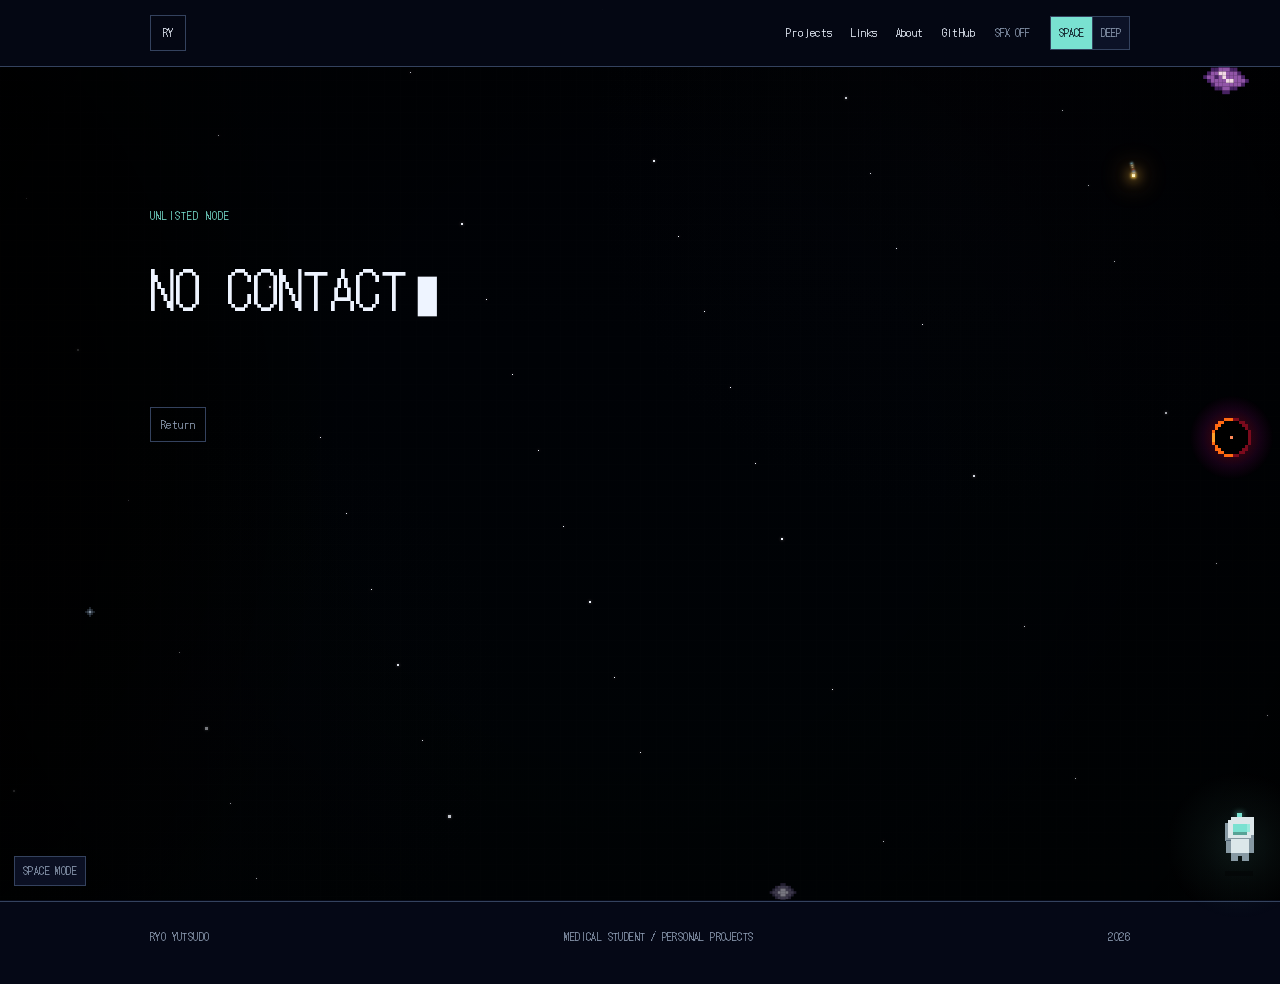
<file: dream/index.html>
<!DOCTYPE html><html lang="ja" data-theme="space"><head><meta charset="UTF-8"><meta name="viewport" content="width=device-width, initial-scale=1, viewport-fit=cover"><meta name="description" content="クジラが見ている、海と空の区別がない夢。"><link rel="canonical" href="https://ryoyutsudo.github.io/dream/"><meta name="robots" content="noindex, nofollow"><meta property="og:type" content="website"><meta property="og:title" content="The Whale's Dream"><meta property="og:description" content="クジラが見ている、海と空の区別がない夢。"><meta property="og:url" content="https://ryoyutsudo.github.io/dream/"><meta property="og:site_name" content="Ryo Yutsudo"><meta name="twitter:card" content="summary"><meta name="theme-color" content="#050816"><meta name="color-scheme" content="dark"><title>The Whale&#39;s Dream</title><script>
      (() => {
        try {
          const savedTheme = localStorage.getItem("pixel-theme");

          if (savedTheme === "space" || savedTheme === "deep") {
            document.documentElement.dataset.theme = savedTheme;
          }
        } catch {
          // localStorageが無効でも初期テーマを使用する。
        }
      })();
    </script><link rel="stylesheet" href="/_astro/BaseLayout.iqQTyiys.css"><link rel="stylesheet" href="/_astro/HiddenLayout.BwNkEnsE.css"><style>.dream-verses[data-astro-cid-mdzr25az]{border-left:2px solid var(--color-accent);max-width:620px;margin-top:48px;padding:8px 0 8px 22px}.dream-verses[data-astro-cid-mdzr25az] p[data-astro-cid-mdzr25az]{color:var(--color-text);margin:0 0 12px;font-size:14px;line-height:2}.dream-note[data-astro-cid-mdzr25az]{max-width:600px;color:var(--color-muted);margin-top:44px;font-size:13px;line-height:2.1}.memory[data-astro-cid-mdzr25az]{border:1px solid var(--color-accent);background:color-mix(in srgb, var(--color-panel-strong), transparent 4%);max-width:600px;margin-top:54px;padding:24px}.memory__code[data-astro-cid-mdzr25az]{color:var(--color-accent);letter-spacing:.12em;margin:0 0 16px;font-size:10px}.memory__text[data-astro-cid-mdzr25az]{color:var(--color-text);margin:0;font-size:14px;line-height:2.2}.d-cluster[data-astro-cid-mdzr25az]{width:40px;height:24px;top:22%;right:14%}.d-binary[data-astro-cid-mdzr25az]{width:34px;height:22px;top:52%;left:10%}.d-sail[data-astro-cid-mdzr25az]{width:30px;height:28px;bottom:22%;right:22%}.d-swarm[data-astro-cid-mdzr25az]{width:34px;height:24px;top:12%;left:26%}.d-asteroid[data-astro-cid-mdzr25az]{width:26px;height:20px;bottom:40%;left:24%}[data-astro-cid-mdzr25az][hidden]{display:none}.dr-whalepath[data-astro-cid-mdzr25az]{pointer-events:none;width:104px;height:36px;animation:52s linear infinite dream-swim;position:absolute;top:14%;left:-160px}.dr-whale[data-astro-cid-mdzr25az]{opacity:.9;position:absolute;inset:0}.dr-island[data-astro-cid-mdzr25az]{--drift-t:8s;width:40px;height:44px;top:40%;left:4%}.dr-fishpath[data-astro-cid-mdzr25az]{pointer-events:none;width:44px;height:28px;animation:30s linear infinite dream-fish;position:absolute;top:62%;right:-80px}.dr-starfish[data-astro-cid-mdzr25az]{position:absolute;inset:0}.dr-lighthouse[data-astro-cid-mdzr25az]{width:32px;height:40px;bottom:8%;right:6%;transform:scaleY(-1)}@keyframes dream-swim{0%{transform:translate(0)}to{transform:translate(calc(100vw + 320px))}}@keyframes dream-fish{0%{transform:translate(0)}to{transform:translate(calc(-100vw - 180px))}}@media (width<=760px){.dr-island[data-astro-cid-mdzr25az]{display:none}}@media (prefers-reduced-motion:reduce){.dr-whalepath[data-astro-cid-mdzr25az]{animation:none;left:8%}.dr-fishpath[data-astro-cid-mdzr25az]{animation:none;right:12%}}
</style></head><body><div class="pixel-background" aria-hidden="true" data-astro-cid-g5thx24i><div class="space-background" data-astro-cid-g5thx24i><!-- 下へ行くほど、恒星から離れて何もない側へ抜けていく --><div class="sky sky--far" data-astro-cid-g5thx24i></div><div class="sky sky--rift" data-astro-cid-g5thx24i></div><div class="stars" data-astro-cid-g5thx24i><span class="star" style="
              --x: 11%;
              --y: 7%;
              --size: 3px;
              --delay: 0s;
              --duration: 1.7s;
            " data-astro-cid-g5thx24i></span><span class="star" style="
              --x: 48%;
              --y: 68%;
              --size: 1px;
              --delay: 0.28s;
              --duration: 2.12s;
            " data-astro-cid-g5thx24i></span><span class="star" style="
              --x: 85%;
              --y: 29%;
              --size: 1px;
              --delay: 0.56s;
              --duration: 2.54s;
            " data-astro-cid-g5thx24i></span><span class="star" style="
              --x: 22%;
              --y: 90%;
              --size: 1px;
              --delay: 0.8400000000000001s;
              --duration: 2.96s;
            " data-astro-cid-g5thx24i></span><span class="star" style="
              --x: 59%;
              --y: 51%;
              --size: 1px;
              --delay: 1.12s;
              --duration: 3.38s;
            " data-astro-cid-g5thx24i></span><span class="star" style="
              --x: 96%;
              --y: 12%;
              --size: 2px;
              --delay: 1.4000000000000001s;
              --duration: 1.7s;
            " data-astro-cid-g5thx24i></span><span class="star" style="
              --x: 33%;
              --y: 73%;
              --size: 1px;
              --delay: 1.6800000000000002s;
              --duration: 2.12s;
            " data-astro-cid-g5thx24i></span><span class="star" style="
              --x: 70%;
              --y: 34%;
              --size: 1px;
              --delay: 1.9600000000000002s;
              --duration: 2.54s;
            " data-astro-cid-g5thx24i></span><span class="star" style="
              --x: 7%;
              --y: 95%;
              --size: 1px;
              --delay: 0s;
              --duration: 2.96s;
            " data-astro-cid-g5thx24i></span><span class="star" style="
              --x: 44%;
              --y: 56%;
              --size: 1px;
              --delay: 0.28s;
              --duration: 3.38s;
            " data-astro-cid-g5thx24i></span><span class="star" style="
              --x: 81%;
              --y: 17%;
              --size: 2px;
              --delay: 0.56s;
              --duration: 1.7s;
            " data-astro-cid-g5thx24i></span><span class="star" style="
              --x: 18%;
              --y: 78%;
              --size: 1px;
              --delay: 0.8400000000000001s;
              --duration: 2.12s;
            " data-astro-cid-g5thx24i></span><span class="star" style="
              --x: 55%;
              --y: 39%;
              --size: 1px;
              --delay: 1.12s;
              --duration: 2.54s;
            " data-astro-cid-g5thx24i></span><span class="star" style="
              --x: 92%;
              --y: 0%;
              --size: 3px;
              --delay: 1.4000000000000001s;
              --duration: 2.96s;
            " data-astro-cid-g5thx24i></span><span class="star" style="
              --x: 29%;
              --y: 61%;
              --size: 1px;
              --delay: 1.6800000000000002s;
              --duration: 3.38s;
            " data-astro-cid-g5thx24i></span><span class="star" style="
              --x: 66%;
              --y: 22%;
              --size: 2px;
              --delay: 1.9600000000000002s;
              --duration: 1.7s;
            " data-astro-cid-g5thx24i></span><span class="star" style="
              --x: 3%;
              --y: 83%;
              --size: 1px;
              --delay: 0s;
              --duration: 2.12s;
            " data-astro-cid-g5thx24i></span><span class="star" style="
              --x: 40%;
              --y: 44%;
              --size: 1px;
              --delay: 0.28s;
              --duration: 2.54s;
            " data-astro-cid-g5thx24i></span><span class="star" style="
              --x: 77%;
              --y: 5%;
              --size: 1px;
              --delay: 0.56s;
              --duration: 2.96s;
            " data-astro-cid-g5thx24i></span><span class="star" style="
              --x: 14%;
              --y: 66%;
              --size: 1px;
              --delay: 0.8400000000000001s;
              --duration: 3.38s;
            " data-astro-cid-g5thx24i></span><span class="star" style="
              --x: 51%;
              --y: 27%;
              --size: 2px;
              --delay: 1.12s;
              --duration: 1.7s;
            " data-astro-cid-g5thx24i></span><span class="star" style="
              --x: 88%;
              --y: 88%;
              --size: 1px;
              --delay: 1.4000000000000001s;
              --duration: 2.12s;
            " data-astro-cid-g5thx24i></span><span class="star" style="
              --x: 25%;
              --y: 49%;
              --size: 1px;
              --delay: 1.6800000000000002s;
              --duration: 2.54s;
            " data-astro-cid-g5thx24i></span><span class="star" style="
              --x: 62%;
              --y: 10%;
              --size: 1px;
              --delay: 1.9600000000000002s;
              --duration: 2.96s;
            " data-astro-cid-g5thx24i></span><span class="star" style="
              --x: 99%;
              --y: 71%;
              --size: 1px;
              --delay: 0s;
              --duration: 3.38s;
            " data-astro-cid-g5thx24i></span><span class="star" style="
              --x: 36%;
              --y: 32%;
              --size: 2px;
              --delay: 0.28s;
              --duration: 1.7s;
            " data-astro-cid-g5thx24i></span><span class="star" style="
              --x: 73%;
              --y: 93%;
              --size: 3px;
              --delay: 0.56s;
              --duration: 2.12s;
            " data-astro-cid-g5thx24i></span><span class="star" style="
              --x: 10%;
              --y: 54%;
              --size: 1px;
              --delay: 0.8400000000000001s;
              --duration: 2.54s;
            " data-astro-cid-g5thx24i></span><span class="star" style="
              --x: 47%;
              --y: 15%;
              --size: 1px;
              --delay: 1.12s;
              --duration: 2.96s;
            " data-astro-cid-g5thx24i></span><span class="star" style="
              --x: 84%;
              --y: 76%;
              --size: 1px;
              --delay: 1.4000000000000001s;
              --duration: 3.38s;
            " data-astro-cid-g5thx24i></span><span class="star" style="
              --x: 21%;
              --y: 37%;
              --size: 2px;
              --delay: 1.6800000000000002s;
              --duration: 1.7s;
            " data-astro-cid-g5thx24i></span><span class="star" style="
              --x: 58%;
              --y: 98%;
              --size: 1px;
              --delay: 1.9600000000000002s;
              --duration: 2.12s;
            " data-astro-cid-g5thx24i></span><span class="star" style="
              --x: 95%;
              --y: 59%;
              --size: 1px;
              --delay: 0s;
              --duration: 2.54s;
            " data-astro-cid-g5thx24i></span><span class="star" style="
              --x: 32%;
              --y: 20%;
              --size: 1px;
              --delay: 0.28s;
              --duration: 2.96s;
            " data-astro-cid-g5thx24i></span><span class="star" style="
              --x: 69%;
              --y: 81%;
              --size: 1px;
              --delay: 0.56s;
              --duration: 3.38s;
            " data-astro-cid-g5thx24i></span><span class="star" style="
              --x: 6%;
              --y: 42%;
              --size: 2px;
              --delay: 0.8400000000000001s;
              --duration: 1.7s;
            " data-astro-cid-g5thx24i></span><span class="star" style="
              --x: 43%;
              --y: 3%;
              --size: 1px;
              --delay: 1.12s;
              --duration: 2.12s;
            " data-astro-cid-g5thx24i></span><span class="star" style="
              --x: 80%;
              --y: 64%;
              --size: 1px;
              --delay: 1.4000000000000001s;
              --duration: 2.54s;
            " data-astro-cid-g5thx24i></span><span class="star" style="
              --x: 17%;
              --y: 25%;
              --size: 1px;
              --delay: 1.6800000000000002s;
              --duration: 2.96s;
            " data-astro-cid-g5thx24i></span><span class="star" style="
              --x: 54%;
              --y: 86%;
              --size: 3px;
              --delay: 1.9600000000000002s;
              --duration: 3.38s;
            " data-astro-cid-g5thx24i></span><span class="star" style="
              --x: 91%;
              --y: 47%;
              --size: 2px;
              --delay: 0s;
              --duration: 1.7s;
            " data-astro-cid-g5thx24i></span><span class="star" style="
              --x: 28%;
              --y: 8%;
              --size: 1px;
              --delay: 0.28s;
              --duration: 2.12s;
            " data-astro-cid-g5thx24i></span><span class="star" style="
              --x: 65%;
              --y: 69%;
              --size: 1px;
              --delay: 0.56s;
              --duration: 2.54s;
            " data-astro-cid-g5thx24i></span><span class="star" style="
              --x: 2%;
              --y: 30%;
              --size: 1px;
              --delay: 0.8400000000000001s;
              --duration: 2.96s;
            " data-astro-cid-g5thx24i></span><span class="star" style="
              --x: 39%;
              --y: 91%;
              --size: 1px;
              --delay: 1.12s;
              --duration: 3.38s;
            " data-astro-cid-g5thx24i></span><span class="star" style="
              --x: 76%;
              --y: 52%;
              --size: 2px;
              --delay: 1.4000000000000001s;
              --duration: 1.7s;
            " data-astro-cid-g5thx24i></span><span class="star" style="
              --x: 13%;
              --y: 13%;
              --size: 1px;
              --delay: 1.6800000000000002s;
              --duration: 2.12s;
            " data-astro-cid-g5thx24i></span><span class="star" style="
              --x: 50%;
              --y: 74%;
              --size: 1px;
              --delay: 1.9600000000000002s;
              --duration: 2.54s;
            " data-astro-cid-g5thx24i></span><span class="star" style="
              --x: 87%;
              --y: 35%;
              --size: 1px;
              --delay: 0s;
              --duration: 2.96s;
            " data-astro-cid-g5thx24i></span><span class="star" style="
              --x: 24%;
              --y: 96%;
              --size: 1px;
              --delay: 0.28s;
              --duration: 3.38s;
            " data-astro-cid-g5thx24i></span><span class="star" style="
              --x: 61%;
              --y: 57%;
              --size: 2px;
              --delay: 0.56s;
              --duration: 1.7s;
            " data-astro-cid-g5thx24i></span><span class="star" style="
              --x: 98%;
              --y: 18%;
              --size: 1px;
              --delay: 0.8400000000000001s;
              --duration: 2.12s;
            " data-astro-cid-g5thx24i></span><span class="star" style="
              --x: 35%;
              --y: 79%;
              --size: 3px;
              --delay: 1.12s;
              --duration: 2.54s;
            " data-astro-cid-g5thx24i></span><span class="star" style="
              --x: 72%;
              --y: 40%;
              --size: 1px;
              --delay: 1.4000000000000001s;
              --duration: 2.96s;
            " data-astro-cid-g5thx24i></span><span class="star" style="
              --x: 9%;
              --y: 1%;
              --size: 1px;
              --delay: 1.6800000000000002s;
              --duration: 3.38s;
            " data-astro-cid-g5thx24i></span><span class="star" style="
              --x: 46%;
              --y: 62%;
              --size: 2px;
              --delay: 1.9600000000000002s;
              --duration: 1.7s;
            " data-astro-cid-g5thx24i></span><span class="star" style="
              --x: 83%;
              --y: 23%;
              --size: 1px;
              --delay: 0s;
              --duration: 2.12s;
            " data-astro-cid-g5thx24i></span><span class="star" style="
              --x: 20%;
              --y: 84%;
              --size: 1px;
              --delay: 0.28s;
              --duration: 2.54s;
            " data-astro-cid-g5thx24i></span><span class="star" style="
              --x: 57%;
              --y: 45%;
              --size: 1px;
              --delay: 0.56s;
              --duration: 2.96s;
            " data-astro-cid-g5thx24i></span><span class="star" style="
              --x: 94%;
              --y: 6%;
              --size: 1px;
              --delay: 0.8400000000000001s;
              --duration: 3.38s;
            " data-astro-cid-g5thx24i></span><span class="star" style="
              --x: 31%;
              --y: 67%;
              --size: 2px;
              --delay: 1.12s;
              --duration: 1.7s;
            " data-astro-cid-g5thx24i></span><span class="star" style="
              --x: 68%;
              --y: 28%;
              --size: 1px;
              --delay: 1.4000000000000001s;
              --duration: 2.12s;
            " data-astro-cid-g5thx24i></span><span class="star" style="
              --x: 5%;
              --y: 89%;
              --size: 1px;
              --delay: 1.6800000000000002s;
              --duration: 2.54s;
            " data-astro-cid-g5thx24i></span><span class="star" style="
              --x: 42%;
              --y: 50%;
              --size: 1px;
              --delay: 1.9600000000000002s;
              --duration: 2.96s;
            " data-astro-cid-g5thx24i></span><span class="star" style="
              --x: 79%;
              --y: 11%;
              --size: 1px;
              --delay: 0s;
              --duration: 3.38s;
            " data-astro-cid-g5thx24i></span><span class="star" style="
              --x: 16%;
              --y: 72%;
              --size: 3px;
              --delay: 0.28s;
              --duration: 1.7s;
            " data-astro-cid-g5thx24i></span><span class="star" style="
              --x: 53%;
              --y: 33%;
              --size: 1px;
              --delay: 0.56s;
              --duration: 2.12s;
            " data-astro-cid-g5thx24i></span><span class="star" style="
              --x: 90%;
              --y: 94%;
              --size: 1px;
              --delay: 0.8400000000000001s;
              --duration: 2.54s;
            " data-astro-cid-g5thx24i></span><span class="star" style="
              --x: 27%;
              --y: 55%;
              --size: 1px;
              --delay: 1.12s;
              --duration: 2.96s;
            " data-astro-cid-g5thx24i></span><span class="star" style="
              --x: 64%;
              --y: 16%;
              --size: 1px;
              --delay: 1.4000000000000001s;
              --duration: 3.38s;
            " data-astro-cid-g5thx24i></span><span class="star" style="
              --x: 1%;
              --y: 77%;
              --size: 2px;
              --delay: 1.6800000000000002s;
              --duration: 1.7s;
            " data-astro-cid-g5thx24i></span><span class="star" style="
              --x: 38%;
              --y: 38%;
              --size: 1px;
              --delay: 1.9600000000000002s;
              --duration: 2.12s;
            " data-astro-cid-g5thx24i></span></div><div class="lurker lurker--void" data-astro-cid-g5thx24i></div><div class="meteor-field" data-astro-cid-g5thx24i><span class="meteor" style="--i: 0; --delay: 0s;" data-astro-cid-g5thx24i><span class="sprite" style="--u:2px;width:20px;height:10px;" data-astro-cid-g5thx24i><span class="px" style="background:transparent;box-shadow:16px 0px 0 0 rgb(200 220 255 / 40%), 18px 0px 0 0 rgb(200 220 255 / 40%), 12px 2px 0 0 rgb(200 220 255 / 40%), 14px 2px 0 0 rgb(200 220 255 / 40%), 8px 4px 0 0 #9fc0e8, 10px 4px 0 0 #9fc0e8, 4px 6px 0 0 #9fc0e8, 6px 6px 0 0 #9fc0e8, 0px 8px 0 0 #e8f0ff, 2px 8px 0 0 #e8f0ff;" data-astro-cid-g5thx24i></span></span></span><span class="meteor" style="--i: 1; --delay: 0.1s;" data-astro-cid-g5thx24i><span class="sprite" style="--u:2px;width:20px;height:10px;" data-astro-cid-g5thx24i><span class="px" style="background:transparent;box-shadow:16px 0px 0 0 rgb(200 220 255 / 40%), 18px 0px 0 0 rgb(200 220 255 / 40%), 12px 2px 0 0 rgb(200 220 255 / 40%), 14px 2px 0 0 rgb(200 220 255 / 40%), 8px 4px 0 0 #9fc0e8, 10px 4px 0 0 #9fc0e8, 4px 6px 0 0 #9fc0e8, 6px 6px 0 0 #9fc0e8, 0px 8px 0 0 #e8f0ff, 2px 8px 0 0 #e8f0ff;" data-astro-cid-g5thx24i></span></span></span><span class="meteor" style="--i: 2; --delay: 0.2s;" data-astro-cid-g5thx24i><span class="sprite" style="--u:2px;width:20px;height:10px;" data-astro-cid-g5thx24i><span class="px" style="background:transparent;box-shadow:16px 0px 0 0 rgb(200 220 255 / 40%), 18px 0px 0 0 rgb(200 220 255 / 40%), 12px 2px 0 0 rgb(200 220 255 / 40%), 14px 2px 0 0 rgb(200 220 255 / 40%), 8px 4px 0 0 #9fc0e8, 10px 4px 0 0 #9fc0e8, 4px 6px 0 0 #9fc0e8, 6px 6px 0 0 #9fc0e8, 0px 8px 0 0 #e8f0ff, 2px 8px 0 0 #e8f0ff;" data-astro-cid-g5thx24i></span></span></span><span class="meteor" style="--i: 3; --delay: 0.30000000000000004s;" data-astro-cid-g5thx24i><span class="sprite" style="--u:2px;width:20px;height:10px;" data-astro-cid-g5thx24i><span class="px" style="background:transparent;box-shadow:16px 0px 0 0 rgb(200 220 255 / 40%), 18px 0px 0 0 rgb(200 220 255 / 40%), 12px 2px 0 0 rgb(200 220 255 / 40%), 14px 2px 0 0 rgb(200 220 255 / 40%), 8px 4px 0 0 #9fc0e8, 10px 4px 0 0 #9fc0e8, 4px 6px 0 0 #9fc0e8, 6px 6px 0 0 #9fc0e8, 0px 8px 0 0 #e8f0ff, 2px 8px 0 0 #e8f0ff;" data-astro-cid-g5thx24i></span></span></span><span class="meteor" style="--i: 4; --delay: 0.4s;" data-astro-cid-g5thx24i><span class="sprite" style="--u:2px;width:20px;height:10px;" data-astro-cid-g5thx24i><span class="px" style="background:transparent;box-shadow:16px 0px 0 0 rgb(200 220 255 / 40%), 18px 0px 0 0 rgb(200 220 255 / 40%), 12px 2px 0 0 rgb(200 220 255 / 40%), 14px 2px 0 0 rgb(200 220 255 / 40%), 8px 4px 0 0 #9fc0e8, 10px 4px 0 0 #9fc0e8, 4px 6px 0 0 #9fc0e8, 6px 6px 0 0 #9fc0e8, 0px 8px 0 0 #e8f0ff, 2px 8px 0 0 #e8f0ff;" data-astro-cid-g5thx24i></span></span></span><span class="meteor" style="--i: 5; --delay: 0.5s;" data-astro-cid-g5thx24i><span class="sprite" style="--u:2px;width:20px;height:10px;" data-astro-cid-g5thx24i><span class="px" style="background:transparent;box-shadow:16px 0px 0 0 rgb(200 220 255 / 40%), 18px 0px 0 0 rgb(200 220 255 / 40%), 12px 2px 0 0 rgb(200 220 255 / 40%), 14px 2px 0 0 rgb(200 220 255 / 40%), 8px 4px 0 0 #9fc0e8, 10px 4px 0 0 #9fc0e8, 4px 6px 0 0 #9fc0e8, 6px 6px 0 0 #9fc0e8, 0px 8px 0 0 #e8f0ff, 2px 8px 0 0 #e8f0ff;" data-astro-cid-g5thx24i></span></span></span><span class="meteor" style="--i: 6; --delay: 0.6000000000000001s;" data-astro-cid-g5thx24i><span class="sprite" style="--u:2px;width:20px;height:10px;" data-astro-cid-g5thx24i><span class="px" style="background:transparent;box-shadow:16px 0px 0 0 rgb(200 220 255 / 40%), 18px 0px 0 0 rgb(200 220 255 / 40%), 12px 2px 0 0 rgb(200 220 255 / 40%), 14px 2px 0 0 rgb(200 220 255 / 40%), 8px 4px 0 0 #9fc0e8, 10px 4px 0 0 #9fc0e8, 4px 6px 0 0 #9fc0e8, 6px 6px 0 0 #9fc0e8, 0px 8px 0 0 #e8f0ff, 2px 8px 0 0 #e8f0ff;" data-astro-cid-g5thx24i></span></span></span><span class="meteor" style="--i: 7; --delay: 0.7000000000000001s;" data-astro-cid-g5thx24i><span class="sprite" style="--u:2px;width:20px;height:10px;" data-astro-cid-g5thx24i><span class="px" style="background:transparent;box-shadow:16px 0px 0 0 rgb(200 220 255 / 40%), 18px 0px 0 0 rgb(200 220 255 / 40%), 12px 2px 0 0 rgb(200 220 255 / 40%), 14px 2px 0 0 rgb(200 220 255 / 40%), 8px 4px 0 0 #9fc0e8, 10px 4px 0 0 #9fc0e8, 4px 6px 0 0 #9fc0e8, 6px 6px 0 0 #9fc0e8, 0px 8px 0 0 #e8f0ff, 2px 8px 0 0 #e8f0ff;" data-astro-cid-g5thx24i></span></span></span><span class="meteor" style="--i: 8; --delay: 0.8s;" data-astro-cid-g5thx24i><span class="sprite" style="--u:2px;width:20px;height:10px;" data-astro-cid-g5thx24i><span class="px" style="background:transparent;box-shadow:16px 0px 0 0 rgb(200 220 255 / 40%), 18px 0px 0 0 rgb(200 220 255 / 40%), 12px 2px 0 0 rgb(200 220 255 / 40%), 14px 2px 0 0 rgb(200 220 255 / 40%), 8px 4px 0 0 #9fc0e8, 10px 4px 0 0 #9fc0e8, 4px 6px 0 0 #9fc0e8, 6px 6px 0 0 #9fc0e8, 0px 8px 0 0 #e8f0ff, 2px 8px 0 0 #e8f0ff;" data-astro-cid-g5thx24i></span></span></span><span class="meteor" style="--i: 9; --delay: 0.9s;" data-astro-cid-g5thx24i><span class="sprite" style="--u:2px;width:20px;height:10px;" data-astro-cid-g5thx24i><span class="px" style="background:transparent;box-shadow:16px 0px 0 0 rgb(200 220 255 / 40%), 18px 0px 0 0 rgb(200 220 255 / 40%), 12px 2px 0 0 rgb(200 220 255 / 40%), 14px 2px 0 0 rgb(200 220 255 / 40%), 8px 4px 0 0 #9fc0e8, 10px 4px 0 0 #9fc0e8, 4px 6px 0 0 #9fc0e8, 6px 6px 0 0 #9fc0e8, 0px 8px 0 0 #e8f0ff, 2px 8px 0 0 #e8f0ff;" data-astro-cid-g5thx24i></span></span></span><span class="meteor" style="--i: 10; --delay: 1s;" data-astro-cid-g5thx24i><span class="sprite" style="--u:2px;width:20px;height:10px;" data-astro-cid-g5thx24i><span class="px" style="background:transparent;box-shadow:16px 0px 0 0 rgb(200 220 255 / 40%), 18px 0px 0 0 rgb(200 220 255 / 40%), 12px 2px 0 0 rgb(200 220 255 / 40%), 14px 2px 0 0 rgb(200 220 255 / 40%), 8px 4px 0 0 #9fc0e8, 10px 4px 0 0 #9fc0e8, 4px 6px 0 0 #9fc0e8, 6px 6px 0 0 #9fc0e8, 0px 8px 0 0 #e8f0ff, 2px 8px 0 0 #e8f0ff;" data-astro-cid-g5thx24i></span></span></span><span class="meteor" style="--i: 11; --delay: 1.1s;" data-astro-cid-g5thx24i><span class="sprite" style="--u:2px;width:20px;height:10px;" data-astro-cid-g5thx24i><span class="px" style="background:transparent;box-shadow:16px 0px 0 0 rgb(200 220 255 / 40%), 18px 0px 0 0 rgb(200 220 255 / 40%), 12px 2px 0 0 rgb(200 220 255 / 40%), 14px 2px 0 0 rgb(200 220 255 / 40%), 8px 4px 0 0 #9fc0e8, 10px 4px 0 0 #9fc0e8, 4px 6px 0 0 #9fc0e8, 6px 6px 0 0 #9fc0e8, 0px 8px 0 0 #e8f0ff, 2px 8px 0 0 #e8f0ff;" data-astro-cid-g5thx24i></span></span></span><span class="meteor" style="--i: 12; --delay: 1.2000000000000002s;" data-astro-cid-g5thx24i><span class="sprite" style="--u:2px;width:20px;height:10px;" data-astro-cid-g5thx24i><span class="px" style="background:transparent;box-shadow:16px 0px 0 0 rgb(200 220 255 / 40%), 18px 0px 0 0 rgb(200 220 255 / 40%), 12px 2px 0 0 rgb(200 220 255 / 40%), 14px 2px 0 0 rgb(200 220 255 / 40%), 8px 4px 0 0 #9fc0e8, 10px 4px 0 0 #9fc0e8, 4px 6px 0 0 #9fc0e8, 6px 6px 0 0 #9fc0e8, 0px 8px 0 0 #e8f0ff, 2px 8px 0 0 #e8f0ff;" data-astro-cid-g5thx24i></span></span></span><span class="meteor" style="--i: 13; --delay: 1.3s;" data-astro-cid-g5thx24i><span class="sprite" style="--u:2px;width:20px;height:10px;" data-astro-cid-g5thx24i><span class="px" style="background:transparent;box-shadow:16px 0px 0 0 rgb(200 220 255 / 40%), 18px 0px 0 0 rgb(200 220 255 / 40%), 12px 2px 0 0 rgb(200 220 255 / 40%), 14px 2px 0 0 rgb(200 220 255 / 40%), 8px 4px 0 0 #9fc0e8, 10px 4px 0 0 #9fc0e8, 4px 6px 0 0 #9fc0e8, 6px 6px 0 0 #9fc0e8, 0px 8px 0 0 #e8f0ff, 2px 8px 0 0 #e8f0ff;" data-astro-cid-g5thx24i></span></span></span></div></div><div class="deep-background" data-astro-cid-g5thx24i><!-- 下へ行くほど、光が届かなくなる --><div class="water water--mid" data-astro-cid-g5thx24i></div><div class="water water--abyss" data-astro-cid-g5thx24i></div><div class="deep-rays" data-astro-cid-g5thx24i></div><span class="bubble" style="
            --x: 9%;
            --delay: 0s;
            --duration: 9s;
          " data-astro-cid-g5thx24i></span><span class="bubble" style="
            --x: 52%;
            --delay: -1.3s;
            --duration: 10.8s;
          " data-astro-cid-g5thx24i></span><span class="bubble" style="
            --x: 95%;
            --delay: -2.6s;
            --duration: 12.6s;
          " data-astro-cid-g5thx24i></span><span class="bubble" style="
            --x: 38%;
            --delay: -3.9000000000000004s;
            --duration: 14.4s;
          " data-astro-cid-g5thx24i></span><span class="bubble" style="
            --x: 81%;
            --delay: -5.2s;
            --duration: 16.2s;
          " data-astro-cid-g5thx24i></span><span class="bubble" style="
            --x: 24%;
            --delay: -6.5s;
            --duration: 18s;
          " data-astro-cid-g5thx24i></span><span class="bubble" style="
            --x: 67%;
            --delay: -7.800000000000001s;
            --duration: 19.8s;
          " data-astro-cid-g5thx24i></span><span class="bubble" style="
            --x: 10%;
            --delay: -9.1s;
            --duration: 9s;
          " data-astro-cid-g5thx24i></span><span class="bubble" style="
            --x: 53%;
            --delay: -10.4s;
            --duration: 10.8s;
          " data-astro-cid-g5thx24i></span><span class="bubble" style="
            --x: 96%;
            --delay: -11.700000000000001s;
            --duration: 12.6s;
          " data-astro-cid-g5thx24i></span><span class="bubble" style="
            --x: 39%;
            --delay: 0s;
            --duration: 14.4s;
          " data-astro-cid-g5thx24i></span><span class="bubble" style="
            --x: 82%;
            --delay: -1.3s;
            --duration: 16.2s;
          " data-astro-cid-g5thx24i></span><span class="bubble" style="
            --x: 25%;
            --delay: -2.6s;
            --duration: 18s;
          " data-astro-cid-g5thx24i></span><span class="bubble" style="
            --x: 68%;
            --delay: -3.9000000000000004s;
            --duration: 19.8s;
          " data-astro-cid-g5thx24i></span><span class="bubble" style="
            --x: 11%;
            --delay: -5.2s;
            --duration: 9s;
          " data-astro-cid-g5thx24i></span><span class="bubble" style="
            --x: 54%;
            --delay: -6.5s;
            --duration: 10.8s;
          " data-astro-cid-g5thx24i></span><span class="bubble" style="
            --x: 97%;
            --delay: -7.800000000000001s;
            --duration: 12.6s;
          " data-astro-cid-g5thx24i></span><span class="bubble" style="
            --x: 40%;
            --delay: -9.1s;
            --duration: 14.4s;
          " data-astro-cid-g5thx24i></span><span class="bubble" style="
            --x: 83%;
            --delay: -10.4s;
            --duration: 16.2s;
          " data-astro-cid-g5thx24i></span><span class="bubble" style="
            --x: 26%;
            --delay: -11.700000000000001s;
            --duration: 18s;
          " data-astro-cid-g5thx24i></span><span class="bubble" style="
            --x: 69%;
            --delay: 0s;
            --duration: 19.8s;
          " data-astro-cid-g5thx24i></span><span class="bubble" style="
            --x: 12%;
            --delay: -1.3s;
            --duration: 9s;
          " data-astro-cid-g5thx24i></span><span class="bubble" style="
            --x: 55%;
            --delay: -2.6s;
            --duration: 10.8s;
          " data-astro-cid-g5thx24i></span><span class="bubble" style="
            --x: 98%;
            --delay: -3.9000000000000004s;
            --duration: 12.6s;
          " data-astro-cid-g5thx24i></span><span class="bubble" style="
            --x: 41%;
            --delay: -5.2s;
            --duration: 14.4s;
          " data-astro-cid-g5thx24i></span><span class="bubble" style="
            --x: 84%;
            --delay: -6.5s;
            --duration: 16.2s;
          " data-astro-cid-g5thx24i></span><span class="bubble" style="
            --x: 27%;
            --delay: -7.800000000000001s;
            --duration: 18s;
          " data-astro-cid-g5thx24i></span><span class="bubble" style="
            --x: 70%;
            --delay: -9.1s;
            --duration: 19.8s;
          " data-astro-cid-g5thx24i></span><span class="bubble" style="
            --x: 13%;
            --delay: -10.4s;
            --duration: 9s;
          " data-astro-cid-g5thx24i></span><span class="bubble" style="
            --x: 56%;
            --delay: -11.700000000000001s;
            --duration: 10.8s;
          " data-astro-cid-g5thx24i></span><span class="bubble" style="
            --x: 99%;
            --delay: 0s;
            --duration: 12.6s;
          " data-astro-cid-g5thx24i></span><span class="bubble" style="
            --x: 42%;
            --delay: -1.3s;
            --duration: 14.4s;
          " data-astro-cid-g5thx24i></span><span class="bubble" style="
            --x: 85%;
            --delay: -2.6s;
            --duration: 16.2s;
          " data-astro-cid-g5thx24i></span><span class="bubble" style="
            --x: 28%;
            --delay: -3.9000000000000004s;
            --duration: 18s;
          " data-astro-cid-g5thx24i></span><span class="bubble" style="
            --x: 71%;
            --delay: -5.2s;
            --duration: 19.8s;
          " data-astro-cid-g5thx24i></span><span class="bubble" style="
            --x: 14%;
            --delay: -6.5s;
            --duration: 9s;
          " data-astro-cid-g5thx24i></span><div class="deep-particles" data-astro-cid-g5thx24i></div><div class="lurker" data-astro-cid-g5thx24i></div><div class="deep-depth" data-astro-cid-g5thx24i></div></div><div class="world-grid" data-astro-cid-g5thx24i></div><div class="world-vignette" data-astro-cid-g5thx24i></div></div><div class="pixel-interactions" data-astro-cid-g5thx24i><!-- ============ 宇宙 ============ --><div class="space-interactions" data-star-field data-astro-cid-g5thx24i><div class="depth-layer" data-depth-layer data-astro-cid-g5thx24i></div><div class="floor-layer" data-floor-layer data-astro-cid-g5thx24i></div><button class="obj space-pulsar" type="button" aria-label="パルサーの周期を数える" data-world-object="pulsar" data-slot="left" data-spawn="0.55" data-astro-cid-g5thx24i><span class="sprite" style="--u:3px;width:33px;height:33px;" data-astro-cid-g5thx24i><span class="px" style="background:transparent;box-shadow:15px 0px 0 0 rgb(150 195 255 / 34%), 15px 3px 0 0 rgb(150 195 255 / 34%), 15px 6px 0 0 rgb(150 195 255 / 34%), 15px 9px 0 0 rgb(150 195 255 / 34%), 6px 12px 0 0 rgb(130 175 235 / 26%), 9px 12px 0 0 rgb(130 175 235 / 26%), 12px 12px 0 0 #eaf4ff, 15px 12px 0 0 #eaf4ff, 18px 12px 0 0 #eaf4ff, 21px 12px 0 0 rgb(130 175 235 / 26%), 24px 12px 0 0 rgb(130 175 235 / 26%), 0px 15px 0 0 rgb(130 175 235 / 26%), 3px 15px 0 0 rgb(130 175 235 / 26%), 6px 15px 0 0 rgb(130 175 235 / 26%), 9px 15px 0 0 rgb(130 175 235 / 26%), 12px 15px 0 0 #eaf4ff, 15px 15px 0 0 #eaf4ff, 18px 15px 0 0 #eaf4ff, 21px 15px 0 0 rgb(130 175 235 / 26%), 24px 15px 0 0 rgb(130 175 235 / 26%), 27px 15px 0 0 rgb(130 175 235 / 26%), 30px 15px 0 0 rgb(130 175 235 / 26%), 6px 18px 0 0 rgb(130 175 235 / 26%), 9px 18px 0 0 rgb(130 175 235 / 26%), 12px 18px 0 0 #eaf4ff, 15px 18px 0 0 #eaf4ff, 18px 18px 0 0 #eaf4ff, 21px 18px 0 0 rgb(130 175 235 / 26%), 24px 18px 0 0 rgb(130 175 235 / 26%), 15px 21px 0 0 rgb(150 195 255 / 34%), 15px 24px 0 0 rgb(150 195 255 / 34%), 15px 27px 0 0 rgb(150 195 255 / 34%), 15px 30px 0 0 rgb(150 195 255 / 34%);" data-astro-cid-g5thx24i></span><span class="px pulsar-beam" style="background:transparent;box-shadow:15px 0px 0 0 #cfe4ff, 15px 3px 0 0 #cfe4ff, 15px 6px 0 0 #cfe4ff, 15px 9px 0 0 #cfe4ff, 15px 21px 0 0 #cfe4ff, 15px 24px 0 0 #cfe4ff, 15px 27px 0 0 #cfe4ff, 15px 30px 0 0 #cfe4ff;" data-astro-cid-g5thx24i></span></span><span class="ping" style="--ring:#cfe4ff" data-astro-cid-g5thx24i></span></button><button class="obj space-nebula" type="button" aria-label="星雲を見る" data-world-object="nebula" data-slot="right" data-spawn="0.5" data-astro-cid-g5thx24i><span class="sprite" style="--u:4px;width:48px;height:32px;" data-astro-cid-g5thx24i><span class="px" style="background:transparent;box-shadow:16px 0px 0 0 rgb(122 58 168 / 62%), 20px 0px 0 0 rgb(122 58 168 / 62%), 24px 0px 0 0 rgb(122 58 168 / 62%), 8px 4px 0 0 rgb(122 58 168 / 62%), 12px 4px 0 0 rgb(122 58 168 / 62%), 16px 4px 0 0 rgb(196 116 226 / 78%), 20px 4px 0 0 rgb(196 116 226 / 78%), 24px 4px 0 0 rgb(196 116 226 / 78%), 28px 4px 0 0 rgb(122 58 168 / 62%), 32px 4px 0 0 rgb(122 58 168 / 62%), 4px 8px 0 0 rgb(122 58 168 / 62%), 8px 8px 0 0 rgb(196 116 226 / 78%), 12px 8px 0 0 rgb(196 116 226 / 78%), 16px 8px 0 0 #ffe4f2, 20px 8px 0 0 #ffe4f2, 24px 8px 0 0 rgb(196 116 226 / 78%), 28px 8px 0 0 rgb(196 116 226 / 78%), 32px 8px 0 0 rgb(196 116 226 / 78%), 36px 8px 0 0 rgb(122 58 168 / 62%), 0px 12px 0 0 rgb(122 58 168 / 62%), 4px 12px 0 0 rgb(196 116 226 / 78%), 8px 12px 0 0 rgb(196 116 226 / 78%), 12px 12px 0 0 rgb(122 58 168 / 62%), 16px 12px 0 0 rgb(196 116 226 / 78%), 20px 12px 0 0 #ffe4f2, 24px 12px 0 0 rgb(196 116 226 / 78%), 28px 12px 0 0 rgb(196 116 226 / 78%), 32px 12px 0 0 rgb(196 116 226 / 78%), 36px 12px 0 0 rgb(196 116 226 / 78%), 40px 12px 0 0 rgb(122 58 168 / 62%), 4px 16px 0 0 rgb(122 58 168 / 62%), 8px 16px 0 0 rgb(196 116 226 / 78%), 12px 16px 0 0 rgb(196 116 226 / 78%), 16px 16px 0 0 rgb(196 116 226 / 78%), 20px 16px 0 0 rgb(196 116 226 / 78%), 24px 16px 0 0 #ffe4f2, 28px 16px 0 0 #ffe4f2, 32px 16px 0 0 rgb(196 116 226 / 78%), 36px 16px 0 0 rgb(196 116 226 / 78%), 40px 16px 0 0 rgb(196 116 226 / 78%), 44px 16px 0 0 rgb(122 58 168 / 62%), 8px 20px 0 0 rgb(122 58 168 / 62%), 12px 20px 0 0 rgb(196 116 226 / 78%), 16px 20px 0 0 rgb(196 116 226 / 78%), 20px 20px 0 0 rgb(196 116 226 / 78%), 24px 20px 0 0 rgb(196 116 226 / 78%), 28px 20px 0 0 rgb(196 116 226 / 78%), 32px 20px 0 0 rgb(196 116 226 / 78%), 36px 20px 0 0 rgb(196 116 226 / 78%), 40px 20px 0 0 rgb(122 58 168 / 62%), 12px 24px 0 0 rgb(122 58 168 / 62%), 16px 24px 0 0 rgb(122 58 168 / 62%), 20px 24px 0 0 rgb(196 116 226 / 78%), 24px 24px 0 0 rgb(196 116 226 / 78%), 28px 24px 0 0 rgb(122 58 168 / 62%), 32px 24px 0 0 rgb(122 58 168 / 62%), 20px 28px 0 0 rgb(122 58 168 / 62%), 24px 28px 0 0 rgb(122 58 168 / 62%);" data-astro-cid-g5thx24i></span></span><span class="ping" style="--ring:#b278dc" data-astro-cid-g5thx24i></span></button><div class="rare-event rare-jetcomet" data-rare-event="jetcomet" data-event-theme="space" data-event-duration="12000" data-astro-cid-g5thx24i><button class="obj jetcomet-core" type="button" aria-label="箒星" data-world-object="jetcomet" data-astro-cid-g5thx24i><span class="sprite" style="--u:3px;width:21px;height:15px;" data-astro-cid-g5thx24i><span class="px" style="background:transparent;box-shadow:6px 0px 0 0 rgb(180 210 255 / 45%), 9px 0px 0 0 rgb(180 210 255 / 45%), 12px 0px 0 0 rgb(180 210 255 / 45%), 3px 3px 0 0 rgb(180 210 255 / 45%), 6px 3px 0 0 #bcd8ff, 9px 3px 0 0 #ffffff, 12px 3px 0 0 #bcd8ff, 15px 3px 0 0 rgb(180 210 255 / 45%), 0px 6px 0 0 rgb(180 210 255 / 45%), 3px 6px 0 0 #bcd8ff, 6px 6px 0 0 #ffffff, 9px 6px 0 0 #ffffff, 12px 6px 0 0 #ffffff, 15px 6px 0 0 #bcd8ff, 18px 6px 0 0 rgb(180 210 255 / 45%), 3px 9px 0 0 rgb(180 210 255 / 45%), 6px 9px 0 0 #bcd8ff, 9px 9px 0 0 #ffffff, 12px 9px 0 0 #bcd8ff, 15px 9px 0 0 rgb(180 210 255 / 45%), 6px 12px 0 0 rgb(180 210 255 / 45%), 9px 12px 0 0 rgb(180 210 255 / 45%), 12px 12px 0 0 rgb(180 210 255 / 45%);" data-astro-cid-g5thx24i></span></span><span class="ping" style="--ring:#bcd8ff" data-astro-cid-g5thx24i></span></button><span class="comet-p" style="
              --x1: 18px;
              --y1: -10.5px;
              --sz: 3px;
              --dur: 0.50s;
              --delay: 0.000s;
            " data-astro-cid-g5thx24i></span><span class="comet-p" style="
              --x1: 25px;
              --y1: -3.5px;
              --sz: 2px;
              --dur: 0.57s;
              --delay: 0.055s;
            " data-astro-cid-g5thx24i></span><span class="comet-p" style="
              --x1: 32px;
              --y1: 3.5px;
              --sz: 2px;
              --dur: 0.64s;
              --delay: 0.110s;
            " data-astro-cid-g5thx24i></span><span class="comet-p" style="
              --x1: 39px;
              --y1: 10.5px;
              --sz: 3px;
              --dur: 0.50s;
              --delay: 0.165s;
            " data-astro-cid-g5thx24i></span><span class="comet-p" style="
              --x1: 46px;
              --y1: -10.5px;
              --sz: 2px;
              --dur: 0.57s;
              --delay: 0.220s;
            " data-astro-cid-g5thx24i></span><span class="comet-p" style="
              --x1: 18px;
              --y1: -3.5px;
              --sz: 2px;
              --dur: 0.64s;
              --delay: 0.275s;
            " data-astro-cid-g5thx24i></span><span class="comet-p" style="
              --x1: 25px;
              --y1: 3.5px;
              --sz: 3px;
              --dur: 0.50s;
              --delay: 0.330s;
            " data-astro-cid-g5thx24i></span><span class="comet-p" style="
              --x1: 32px;
              --y1: 10.5px;
              --sz: 2px;
              --dur: 0.57s;
              --delay: 0.385s;
            " data-astro-cid-g5thx24i></span><span class="comet-p" style="
              --x1: 39px;
              --y1: -10.5px;
              --sz: 2px;
              --dur: 0.64s;
              --delay: 0.440s;
            " data-astro-cid-g5thx24i></span><span class="comet-p" style="
              --x1: 46px;
              --y1: -3.5px;
              --sz: 3px;
              --dur: 0.50s;
              --delay: 0.495s;
            " data-astro-cid-g5thx24i></span></div><button class="obj space-orrery" type="button" aria-label="太陽系" data-world-object="orrery" data-astro-cid-g5thx24i><span class="sun" data-astro-cid-g5thx24i></span><span class="orbit-tilt" style="--d: 10px;" data-astro-cid-g5thx24i><span class="orbit" style="--t: 2.4s;" data-astro-cid-g5thx24i><span class="planet" style="background: #9a9088; color: #9a9088;" data-astro-cid-g5thx24i></span></span></span><span class="orbit-tilt" style="--d: 14px;" data-astro-cid-g5thx24i><span class="orbit" style="--t: 4.1s;" data-astro-cid-g5thx24i><span class="planet" style="background: #d8c08a; color: #d8c08a;" data-astro-cid-g5thx24i></span></span></span><span class="orbit-tilt" style="--d: 20px;" data-astro-cid-g5thx24i><span class="orbit" style="--t: 6.5s;" data-astro-cid-g5thx24i><span class="planet" style="background: #4a90d8; color: #4a90d8;" data-astro-cid-g5thx24i></span></span></span><span class="orbit-tilt" style="--d: 26px;" data-astro-cid-g5thx24i><span class="orbit" style="--t: 11s;" data-astro-cid-g5thx24i><span class="planet" style="background: #c05a34; color: #c05a34;" data-astro-cid-g5thx24i></span></span></span><span class="orbit-tilt" style="--d: 38px;" data-astro-cid-g5thx24i><span class="orbit" style="--t: 28s;" data-astro-cid-g5thx24i><span class="planet" style="background: #c8a878; color: #c8a878;" data-astro-cid-g5thx24i></span></span></span><span class="orbit-tilt" style="--d: 48px;" data-astro-cid-g5thx24i><span class="orbit" style="--t: 46s;" data-astro-cid-g5thx24i><span class="planet" style="background: #e0cc94; color: #e0cc94;" data-astro-cid-g5thx24i></span></span></span><span class="orbit-tilt" style="--d: 58px;" data-astro-cid-g5thx24i><span class="orbit" style="--t: 68s;" data-astro-cid-g5thx24i><span class="planet" style="background: #8fd0e0; color: #8fd0e0;" data-astro-cid-g5thx24i></span></span></span><span class="ping" style="--ring:#ffc84a" data-astro-cid-g5thx24i></span></button><button class="obj space-galaxy" type="button" aria-label="遠くの銀河" data-world-object="galaxy" data-slot="left" data-spawn="0.4" data-astro-cid-g5thx24i><span class="sprite" style="--u:3px;width:30px;height:21px;" data-astro-cid-g5thx24i><span class="px" style="background:transparent;box-shadow:12px 0px 0 0 rgb(150 130 200 / 26%), 15px 0px 0 0 rgb(150 130 200 / 26%), 6px 3px 0 0 rgb(150 130 200 / 26%), 9px 3px 0 0 rgb(190 175 230 / 36%), 12px 3px 0 0 rgb(190 175 230 / 36%), 15px 3px 0 0 rgb(190 175 230 / 36%), 18px 3px 0 0 rgb(190 175 230 / 36%), 21px 3px 0 0 rgb(150 130 200 / 26%), 3px 6px 0 0 rgb(150 130 200 / 26%), 6px 6px 0 0 rgb(190 175 230 / 36%), 9px 6px 0 0 rgb(190 175 230 / 36%), 12px 6px 0 0 rgb(240 235 255 / 56%), 15px 6px 0 0 rgb(240 235 255 / 56%), 18px 6px 0 0 rgb(190 175 230 / 36%), 21px 6px 0 0 rgb(190 175 230 / 36%), 24px 6px 0 0 rgb(150 130 200 / 26%), 0px 9px 0 0 rgb(150 130 200 / 26%), 3px 9px 0 0 rgb(190 175 230 / 36%), 6px 9px 0 0 rgb(190 175 230 / 36%), 9px 9px 0 0 rgb(240 235 255 / 56%), 12px 9px 0 0 rgb(240 235 255 / 56%), 15px 9px 0 0 rgb(240 235 255 / 56%), 18px 9px 0 0 rgb(240 235 255 / 56%), 21px 9px 0 0 rgb(190 175 230 / 36%), 24px 9px 0 0 rgb(190 175 230 / 36%), 27px 9px 0 0 rgb(150 130 200 / 26%), 3px 12px 0 0 rgb(150 130 200 / 26%), 6px 12px 0 0 rgb(190 175 230 / 36%), 9px 12px 0 0 rgb(190 175 230 / 36%), 12px 12px 0 0 rgb(240 235 255 / 56%), 15px 12px 0 0 rgb(240 235 255 / 56%), 18px 12px 0 0 rgb(190 175 230 / 36%), 21px 12px 0 0 rgb(190 175 230 / 36%), 24px 12px 0 0 rgb(150 130 200 / 26%), 6px 15px 0 0 rgb(150 130 200 / 26%), 9px 15px 0 0 rgb(190 175 230 / 36%), 12px 15px 0 0 rgb(190 175 230 / 36%), 15px 15px 0 0 rgb(190 175 230 / 36%), 18px 15px 0 0 rgb(190 175 230 / 36%), 21px 15px 0 0 rgb(150 130 200 / 26%), 12px 18px 0 0 rgb(150 130 200 / 26%), 15px 18px 0 0 rgb(150 130 200 / 26%);" data-astro-cid-g5thx24i></span></span><span class="ping" style="--ring:#c8bce8" data-astro-cid-g5thx24i></span></button><button class="obj space-deadstar" type="button" aria-label="燃え尽きた星" data-world-object="deadstar" data-slot="left" data-spawn="0.35" data-astro-cid-g5thx24i><span class="sprite" style="--u:3px;width:12px;height:12px;" data-astro-cid-g5thx24i><span class="px" style="background:transparent;box-shadow:3px 0px 0 0 #241c28, 6px 0px 0 0 #241c28, 0px 3px 0 0 #241c28, 3px 3px 0 0 #3a2f40, 6px 3px 0 0 #3a2f40, 9px 3px 0 0 #241c28, 0px 6px 0 0 #241c28, 3px 6px 0 0 #3a2f40, 6px 6px 0 0 #3a2f40, 9px 6px 0 0 #241c28, 3px 9px 0 0 #241c28, 6px 9px 0 0 #241c28;" data-astro-cid-g5thx24i></span></span><span class="ping" style="--ring:#3a2f40" data-astro-cid-g5thx24i></span></button><button class="obj rare-event rare-genship" type="button" aria-label="世代宇宙船" data-world-object="genship" data-rare-event="genship" data-event-theme="space" data-event-duration="38000" data-astro-cid-g5thx24i><span class="sprite" style="--u:3px;width:72px;height:24px;" data-astro-cid-g5thx24i><span class="px" style="background:transparent;box-shadow:6px 0px 0 0 #2f3846, 9px 0px 0 0 #2f3846, 12px 0px 0 0 #2f3846, 15px 0px 0 0 #2f3846, 18px 0px 0 0 #2f3846, 21px 0px 0 0 #2f3846, 24px 0px 0 0 #2f3846, 27px 0px 0 0 #2f3846, 30px 0px 0 0 #2f3846, 33px 0px 0 0 #2f3846, 36px 0px 0 0 #2f3846, 39px 0px 0 0 #2f3846, 42px 0px 0 0 #2f3846, 45px 0px 0 0 #2f3846, 48px 0px 0 0 #2f3846, 51px 0px 0 0 #2f3846, 54px 0px 0 0 #2f3846, 57px 0px 0 0 #2f3846, 3px 3px 0 0 #2f3846, 6px 3px 0 0 #5d6c80, 9px 3px 0 0 #5d6c80, 12px 3px 0 0 #5d6c80, 15px 3px 0 0 #5d6c80, 18px 3px 0 0 #5d6c80, 21px 3px 0 0 #5d6c80, 24px 3px 0 0 #5d6c80, 27px 3px 0 0 #5d6c80, 30px 3px 0 0 #5d6c80, 33px 3px 0 0 #5d6c80, 36px 3px 0 0 #5d6c80, 39px 3px 0 0 #5d6c80, 42px 3px 0 0 #5d6c80, 45px 3px 0 0 #5d6c80, 48px 3px 0 0 #5d6c80, 51px 3px 0 0 #5d6c80, 54px 3px 0 0 #5d6c80, 57px 3px 0 0 #5d6c80, 60px 3px 0 0 #2f3846, 0px 6px 0 0 #2f3846, 3px 6px 0 0 #5d6c80, 6px 6px 0 0 #f4ce6a, 9px 6px 0 0 #f4ce6a, 12px 6px 0 0 #5d6c80, 15px 6px 0 0 #f4ce6a, 18px 6px 0 0 #f4ce6a, 21px 6px 0 0 #5d6c80, 24px 6px 0 0 #f4ce6a, 27px 6px 0 0 #f4ce6a, 30px 6px 0 0 #5d6c80, 33px 6px 0 0 #f4ce6a, 36px 6px 0 0 #f4ce6a, 39px 6px 0 0 #5d6c80, 42px 6px 0 0 #f4ce6a, 45px 6px 0 0 #f4ce6a, 48px 6px 0 0 #5d6c80, 51px 6px 0 0 #f4ce6a, 54px 6px 0 0 #f4ce6a, 57px 6px 0 0 #5d6c80, 60px 6px 0 0 #5d6c80, 63px 6px 0 0 #7fd8e8, 66px 6px 0 0 #7fd8e8, 0px 9px 0 0 #2f3846, 3px 9px 0 0 #5d6c80, 6px 9px 0 0 #5d6c80, 9px 9px 0 0 #5d6c80, 12px 9px 0 0 #5d6c80, 15px 9px 0 0 #5d6c80, 18px 9px 0 0 #5d6c80, 21px 9px 0 0 #5d6c80, 24px 9px 0 0 #5d6c80, 27px 9px 0 0 #5d6c80, 30px 9px 0 0 #5d6c80, 33px 9px 0 0 #5d6c80, 36px 9px 0 0 #5d6c80, 39px 9px 0 0 #5d6c80, 42px 9px 0 0 #5d6c80, 45px 9px 0 0 #5d6c80, 48px 9px 0 0 #5d6c80, 51px 9px 0 0 #5d6c80, 54px 9px 0 0 #5d6c80, 57px 9px 0 0 #5d6c80, 60px 9px 0 0 #5d6c80, 63px 9px 0 0 #7fd8e8, 66px 9px 0 0 #7fd8e8, 3px 12px 0 0 #2f3846, 6px 12px 0 0 #5d6c80, 9px 12px 0 0 #5d6c80, 12px 12px 0 0 #5d6c80, 15px 12px 0 0 #5d6c80, 18px 12px 0 0 #5d6c80, 21px 12px 0 0 #5d6c80, 24px 12px 0 0 #5d6c80, 27px 12px 0 0 #5d6c80, 30px 12px 0 0 #5d6c80, 33px 12px 0 0 #5d6c80, 36px 12px 0 0 #5d6c80, 39px 12px 0 0 #5d6c80, 42px 12px 0 0 #5d6c80, 45px 12px 0 0 #5d6c80, 48px 12px 0 0 #5d6c80, 51px 12px 0 0 #5d6c80, 54px 12px 0 0 #5d6c80, 57px 12px 0 0 #5d6c80, 60px 12px 0 0 #2f3846, 6px 15px 0 0 #2f3846, 9px 15px 0 0 #2f3846, 12px 15px 0 0 #2f3846, 15px 15px 0 0 #2f3846, 18px 15px 0 0 #2f3846, 21px 15px 0 0 #2f3846, 24px 15px 0 0 #2f3846, 27px 15px 0 0 #2f3846, 30px 15px 0 0 #2f3846, 33px 15px 0 0 #2f3846, 36px 15px 0 0 #2f3846, 39px 15px 0 0 #2f3846, 42px 15px 0 0 #2f3846, 45px 15px 0 0 #2f3846, 48px 15px 0 0 #2f3846, 51px 15px 0 0 #2f3846, 54px 15px 0 0 #2f3846, 57px 15px 0 0 #2f3846, 9px 18px 0 0 #3d4756, 12px 18px 0 0 #3d4756, 51px 18px 0 0 #3d4756, 54px 18px 0 0 #3d4756, 6px 21px 0 0 #3d4756, 9px 21px 0 0 #3d4756, 12px 21px 0 0 #3d4756, 15px 21px 0 0 #3d4756, 48px 21px 0 0 #3d4756, 51px 21px 0 0 #3d4756, 54px 21px 0 0 #3d4756, 57px 21px 0 0 #3d4756;" data-astro-cid-g5thx24i></span><span class="px lamp lamp--slow" style="background:transparent;box-shadow:6px 6px 0 0 #fff0b8, 9px 6px 0 0 #fff0b8, 15px 6px 0 0 #fff0b8, 18px 6px 0 0 #fff0b8, 24px 6px 0 0 #fff0b8, 27px 6px 0 0 #fff0b8, 33px 6px 0 0 #fff0b8, 36px 6px 0 0 #fff0b8, 42px 6px 0 0 #fff0b8, 45px 6px 0 0 #fff0b8, 51px 6px 0 0 #fff0b8, 54px 6px 0 0 #fff0b8;" data-astro-cid-g5thx24i></span></span><span class="ping" style="--ring:#f4ce6a" data-astro-cid-g5thx24i></span></button><button class="signal-star" type="button" aria-label="信号星 1" data-signal-star style="--x: 6%; --y: 24%;" data-astro-cid-g5thx24i><span class="sprite" style="--u:2px;width:10px;height:10px;" data-astro-cid-g5thx24i><span class="px" style="background:transparent;box-shadow:4px 0px 0 0 var(--s1), 2px 2px 0 0 var(--s1), 4px 2px 0 0 var(--s2), 6px 2px 0 0 var(--s1), 0px 4px 0 0 var(--s1), 2px 4px 0 0 var(--s2), 4px 4px 0 0 var(--s3), 6px 4px 0 0 var(--s2), 8px 4px 0 0 var(--s1), 2px 6px 0 0 var(--s1), 4px 6px 0 0 var(--s2), 6px 6px 0 0 var(--s1), 4px 8px 0 0 var(--s1);" data-astro-cid-g5thx24i></span></span><span class="ping" style="--ring:var(--s3)" data-astro-cid-g5thx24i></span></button><button class="signal-star" type="button" aria-label="信号星 2" data-signal-star style="--x: 94%; --y: 16%;" data-astro-cid-g5thx24i><span class="sprite" style="--u:2px;width:10px;height:10px;" data-astro-cid-g5thx24i><span class="px" style="background:transparent;box-shadow:4px 0px 0 0 var(--s1), 2px 2px 0 0 var(--s1), 4px 2px 0 0 var(--s2), 6px 2px 0 0 var(--s1), 0px 4px 0 0 var(--s1), 2px 4px 0 0 var(--s2), 4px 4px 0 0 var(--s3), 6px 4px 0 0 var(--s2), 8px 4px 0 0 var(--s1), 2px 6px 0 0 var(--s1), 4px 6px 0 0 var(--s2), 6px 6px 0 0 var(--s1), 4px 8px 0 0 var(--s1);" data-astro-cid-g5thx24i></span></span><span class="ping" style="--ring:var(--s3)" data-astro-cid-g5thx24i></span></button><button class="signal-star" type="button" aria-label="信号星 3" data-signal-star style="--x: 92%; --y: 33%;" data-astro-cid-g5thx24i><span class="sprite" style="--u:2px;width:10px;height:10px;" data-astro-cid-g5thx24i><span class="px" style="background:transparent;box-shadow:4px 0px 0 0 var(--s1), 2px 2px 0 0 var(--s1), 4px 2px 0 0 var(--s2), 6px 2px 0 0 var(--s1), 0px 4px 0 0 var(--s1), 2px 4px 0 0 var(--s2), 4px 4px 0 0 var(--s3), 6px 4px 0 0 var(--s2), 8px 4px 0 0 var(--s1), 2px 6px 0 0 var(--s1), 4px 6px 0 0 var(--s2), 6px 6px 0 0 var(--s1), 4px 8px 0 0 var(--s1);" data-astro-cid-g5thx24i></span></span><span class="ping" style="--ring:var(--s3)" data-astro-cid-g5thx24i></span></button><button class="signal-star" type="button" aria-label="信号星 4" data-signal-star style="--x: 7%; --y: 55%;" data-astro-cid-g5thx24i><span class="sprite" style="--u:2px;width:10px;height:10px;" data-astro-cid-g5thx24i><span class="px" style="background:transparent;box-shadow:4px 0px 0 0 var(--s1), 2px 2px 0 0 var(--s1), 4px 2px 0 0 var(--s2), 6px 2px 0 0 var(--s1), 0px 4px 0 0 var(--s1), 2px 4px 0 0 var(--s2), 4px 4px 0 0 var(--s3), 6px 4px 0 0 var(--s2), 8px 4px 0 0 var(--s1), 2px 6px 0 0 var(--s1), 4px 6px 0 0 var(--s2), 6px 6px 0 0 var(--s1), 4px 8px 0 0 var(--s1);" data-astro-cid-g5thx24i></span></span><span class="ping" style="--ring:var(--s3)" data-astro-cid-g5thx24i></span></button><button class="signal-star" type="button" aria-label="信号星 5" data-signal-star style="--x: 95%; --y: 70%;" data-astro-cid-g5thx24i><span class="sprite" style="--u:2px;width:10px;height:10px;" data-astro-cid-g5thx24i><span class="px" style="background:transparent;box-shadow:4px 0px 0 0 var(--s1), 2px 2px 0 0 var(--s1), 4px 2px 0 0 var(--s2), 6px 2px 0 0 var(--s1), 0px 4px 0 0 var(--s1), 2px 4px 0 0 var(--s2), 4px 4px 0 0 var(--s3), 6px 4px 0 0 var(--s2), 8px 4px 0 0 var(--s1), 2px 6px 0 0 var(--s1), 4px 6px 0 0 var(--s2), 6px 6px 0 0 var(--s1), 4px 8px 0 0 var(--s1);" data-astro-cid-g5thx24i></span></span><span class="ping" style="--ring:var(--s3)" data-astro-cid-g5thx24i></span></button><button class="signal-star" type="button" aria-label="信号星 6" data-signal-star style="--x: 11%; --y: 71%;" data-astro-cid-g5thx24i><span class="sprite" style="--u:2px;width:10px;height:10px;" data-astro-cid-g5thx24i><span class="px" style="background:transparent;box-shadow:4px 0px 0 0 var(--s1), 2px 2px 0 0 var(--s1), 4px 2px 0 0 var(--s2), 6px 2px 0 0 var(--s1), 0px 4px 0 0 var(--s1), 2px 4px 0 0 var(--s2), 4px 4px 0 0 var(--s3), 6px 4px 0 0 var(--s2), 8px 4px 0 0 var(--s1), 2px 6px 0 0 var(--s1), 4px 6px 0 0 var(--s2), 6px 6px 0 0 var(--s1), 4px 8px 0 0 var(--s1);" data-astro-cid-g5thx24i></span></span><span class="ping" style="--ring:var(--s3)" data-astro-cid-g5thx24i></span></button><button class="signal-star" type="button" aria-label="信号星 7" data-signal-star style="--x: 88%; --y: 88%;" data-astro-cid-g5thx24i><span class="sprite" style="--u:2px;width:10px;height:10px;" data-astro-cid-g5thx24i><span class="px" style="background:transparent;box-shadow:4px 0px 0 0 var(--s1), 2px 2px 0 0 var(--s1), 4px 2px 0 0 var(--s2), 6px 2px 0 0 var(--s1), 0px 4px 0 0 var(--s1), 2px 4px 0 0 var(--s2), 4px 4px 0 0 var(--s3), 6px 4px 0 0 var(--s2), 8px 4px 0 0 var(--s1), 2px 6px 0 0 var(--s1), 4px 6px 0 0 var(--s2), 6px 6px 0 0 var(--s1), 4px 8px 0 0 var(--s1);" data-astro-cid-g5thx24i></span></span><span class="ping" style="--ring:var(--s3)" data-astro-cid-g5thx24i></span></button><a class="obj space-craft space-craft--satellite" href="https://github.com/ryoyutsudo" target="_blank" rel="noreferrer" aria-label="GitHubを開く" data-world-link="GitHub" data-astro-cid-g5thx24i><span class="sprite" style="--u:3px;width:45px;height:15px;" data-astro-cid-g5thx24i><span class="px" style="background:#6da4cf;box-shadow:3px 0px 0 0 #6da4cf, 6px 0px 0 0 #6da4cf, 15px 0px 0 0 #c3cede, 18px 0px 0 0 #c3cede, 21px 0px 0 0 #c3cede, 24px 0px 0 0 #c3cede, 27px 0px 0 0 #c3cede, 36px 0px 0 0 #6da4cf, 39px 0px 0 0 #6da4cf, 42px 0px 0 0 #6da4cf, 0px 3px 0 0 #2f5a88, 3px 3px 0 0 #2f5a88, 6px 3px 0 0 #2f5a88, 9px 3px 0 0 #8b98af, 12px 3px 0 0 #8b98af, 15px 3px 0 0 #c3cede, 18px 3px 0 0 #79e1d1, 21px 3px 0 0 #79e1d1, 24px 3px 0 0 #79e1d1, 27px 3px 0 0 #c3cede, 30px 3px 0 0 #8b98af, 33px 3px 0 0 #8b98af, 36px 3px 0 0 #2f5a88, 39px 3px 0 0 #2f5a88, 42px 3px 0 0 #2f5a88, 0px 6px 0 0 #6da4cf, 3px 6px 0 0 #6da4cf, 6px 6px 0 0 #6da4cf, 15px 6px 0 0 #7f8ca3, 18px 6px 0 0 #7f8ca3, 21px 6px 0 0 #7f8ca3, 24px 6px 0 0 #7f8ca3, 27px 6px 0 0 #7f8ca3, 36px 6px 0 0 #6da4cf, 39px 6px 0 0 #6da4cf, 42px 6px 0 0 #6da4cf, 21px 9px 0 0 #8b98af, 24px 9px 0 0 #8b98af, 21px 12px 0 0 #8b98af;" data-astro-cid-g5thx24i></span></span></a><a class="obj space-craft space-craft--probe" href="https://zenn.dev/ryoyutsudo" target="_blank" rel="noreferrer" aria-label="Zennを開く" data-world-link="Zenn" data-astro-cid-g5thx24i><span class="sprite" style="--u:3px;width:27px;height:24px;" data-astro-cid-g5thx24i><span class="px" style="background:transparent;box-shadow:12px 0px 0 0 #4a3f70, 12px 3px 0 0 #8f87a7, 6px 6px 0 0 #a69cbf, 9px 6px 0 0 #a69cbf, 12px 6px 0 0 #a69cbf, 15px 6px 0 0 #a69cbf, 18px 6px 0 0 #a69cbf, 3px 9px 0 0 #a69cbf, 6px 9px 0 0 #a69cbf, 9px 9px 0 0 #cfc8e0, 12px 9px 0 0 #cfc8e0, 15px 9px 0 0 #cfc8e0, 18px 9px 0 0 #a69cbf, 21px 9px 0 0 #a69cbf, 3px 12px 0 0 #a69cbf, 6px 12px 0 0 #a69cbf, 9px 12px 0 0 #cfc8e0, 12px 12px 0 0 #cfc8e0, 15px 12px 0 0 #cfc8e0, 18px 12px 0 0 #a69cbf, 21px 12px 0 0 #a69cbf, 6px 15px 0 0 #a69cbf, 9px 15px 0 0 #a69cbf, 12px 15px 0 0 #a69cbf, 15px 15px 0 0 #a69cbf, 18px 15px 0 0 #a69cbf, 9px 18px 0 0 #665b83, 15px 18px 0 0 #665b83, 6px 21px 0 0 #665b83, 18px 21px 0 0 #665b83;" data-astro-cid-g5thx24i></span><span class="px lamp" style="background:transparent;box-shadow:12px 0px 0 0 #a889ff;" data-astro-cid-g5thx24i></span></span></a><button class="obj black-hole" type="button" aria-label="ブラックホールを観測する" data-world-object="black-hole" data-astro-cid-g5thx24i><span class="bh-halo" data-astro-cid-g5thx24i></span><span class="bh-jet bh-jet--a sprite" style="--u:3px;width:27px;height:36px;" data-astro-cid-g5thx24i><span class="px" style="background:transparent;box-shadow:15px 0px 0 0 rgb(255 150 200 / 42%), 18px 0px 0 0 #fff0f6, 21px 0px 0 0 #fff0f6, 24px 0px 0 0 rgb(255 150 200 / 42%), 15px 3px 0 0 rgb(255 150 200 / 42%), 18px 3px 0 0 #fff0f6, 12px 6px 0 0 rgb(255 150 200 / 42%), 15px 6px 0 0 #fff0f6, 18px 6px 0 0 #fff0f6, 21px 6px 0 0 rgb(255 150 200 / 42%), 12px 9px 0 0 rgb(255 150 200 / 42%), 15px 9px 0 0 #fff0f6, 9px 12px 0 0 rgb(255 150 200 / 42%), 12px 12px 0 0 #fff0f6, 15px 12px 0 0 #fff0f6, 18px 12px 0 0 rgb(255 150 200 / 42%), 9px 15px 0 0 rgb(255 150 200 / 42%), 12px 15px 0 0 #fff0f6, 6px 18px 0 0 rgb(255 150 200 / 42%), 9px 18px 0 0 #fff0f6, 12px 18px 0 0 #fff0f6, 15px 18px 0 0 rgb(255 150 200 / 42%), 6px 21px 0 0 rgb(255 150 200 / 42%), 9px 21px 0 0 #fff0f6, 3px 24px 0 0 rgb(255 150 200 / 42%), 6px 24px 0 0 #fff0f6, 9px 24px 0 0 #fff0f6, 12px 24px 0 0 rgb(255 150 200 / 42%), 3px 27px 0 0 rgb(255 150 200 / 42%), 6px 27px 0 0 #fff0f6, 0px 30px 0 0 rgb(255 150 200 / 42%), 3px 30px 0 0 #fff0f6, 6px 30px 0 0 #fff0f6, 9px 30px 0 0 rgb(255 150 200 / 42%), 0px 33px 0 0 rgb(255 150 200 / 42%), 3px 33px 0 0 #fff0f6;" data-astro-cid-g5thx24i></span></span><span class="bh-jet bh-jet--b sprite" style="--u:3px;width:27px;height:36px;" data-astro-cid-g5thx24i><span class="px" style="background:transparent;box-shadow:15px 0px 0 0 rgb(255 150 200 / 42%), 18px 0px 0 0 #fff0f6, 21px 0px 0 0 #fff0f6, 24px 0px 0 0 rgb(255 150 200 / 42%), 15px 3px 0 0 rgb(255 150 200 / 42%), 18px 3px 0 0 #fff0f6, 12px 6px 0 0 rgb(255 150 200 / 42%), 15px 6px 0 0 #fff0f6, 18px 6px 0 0 #fff0f6, 21px 6px 0 0 rgb(255 150 200 / 42%), 12px 9px 0 0 rgb(255 150 200 / 42%), 15px 9px 0 0 #fff0f6, 9px 12px 0 0 rgb(255 150 200 / 42%), 12px 12px 0 0 #fff0f6, 15px 12px 0 0 #fff0f6, 18px 12px 0 0 rgb(255 150 200 / 42%), 9px 15px 0 0 rgb(255 150 200 / 42%), 12px 15px 0 0 #fff0f6, 6px 18px 0 0 rgb(255 150 200 / 42%), 9px 18px 0 0 #fff0f6, 12px 18px 0 0 #fff0f6, 15px 18px 0 0 rgb(255 150 200 / 42%), 6px 21px 0 0 rgb(255 150 200 / 42%), 9px 21px 0 0 #fff0f6, 3px 24px 0 0 rgb(255 150 200 / 42%), 6px 24px 0 0 #fff0f6, 9px 24px 0 0 #fff0f6, 12px 24px 0 0 rgb(255 150 200 / 42%), 3px 27px 0 0 rgb(255 150 200 / 42%), 6px 27px 0 0 #fff0f6, 0px 30px 0 0 rgb(255 150 200 / 42%), 3px 30px 0 0 #fff0f6, 6px 30px 0 0 #fff0f6, 9px 30px 0 0 rgb(255 150 200 / 42%), 0px 33px 0 0 rgb(255 150 200 / 42%), 3px 33px 0 0 #fff0f6;" data-astro-cid-g5thx24i></span></span><span class="bh-disk sprite" style="--u:3px;width:63px;height:63px;" data-astro-cid-g5thx24i><span class="px bh-arm" style="background:transparent;box-shadow:9px 9px 0 0 #8a1284, 6px 18px 0 0 #d4126e, 6px 24px 0 0 #d4126e, 9px 30px 0 0 #ff3a56, 51px 30px 0 0 #ff3a56, 54px 36px 0 0 #d4126e, 54px 42px 0 0 #d4126e, 51px 51px 0 0 #8a1284;--i: 0;" data-astro-cid-g5thx24i></span><span class="px bh-arm" style="background:transparent;box-shadow:21px 0px 0 0 #8a1284, 18px 6px 0 0 #d4126e, 12px 12px 0 0 #d4126e, 12px 21px 0 0 #ff3a56, 48px 39px 0 0 #ff3a56, 48px 48px 0 0 #d4126e, 42px 54px 0 0 #d4126e, 39px 60px 0 0 #8a1284;--i: 1;" data-astro-cid-g5thx24i></span><span class="px bh-arm" style="background:transparent;box-shadow:39px 0px 0 0 #8a1284, 30px 3px 0 0 #d4126e, 24px 6px 0 0 #d4126e, 21px 12px 0 0 #ff3a56, 39px 48px 0 0 #ff3a56, 36px 54px 0 0 #d4126e, 30px 57px 0 0 #d4126e, 21px 60px 0 0 #8a1284;--i: 2;" data-astro-cid-g5thx24i></span><span class="px bh-arm" style="background:transparent;box-shadow:36px 6px 0 0 #d4126e, 45px 6px 0 0 #d4126e, 30px 9px 0 0 #ff3a56, 51px 9px 0 0 #8a1284, 9px 51px 0 0 #8a1284, 30px 51px 0 0 #ff3a56, 15px 54px 0 0 #d4126e, 24px 54px 0 0 #d4126e;--i: 3;" data-astro-cid-g5thx24i></span><span class="px bh-arm" style="background:transparent;box-shadow:42px 12px 0 0 #ff3a56, 48px 12px 0 0 #d4126e, 54px 18px 0 0 #d4126e, 60px 21px 0 0 #8a1284, 0px 39px 0 0 #8a1284, 6px 42px 0 0 #d4126e, 12px 48px 0 0 #d4126e, 18px 48px 0 0 #ff3a56;--i: 4;" data-astro-cid-g5thx24i></span><span class="px bh-arm" style="background:transparent;box-shadow:0px 21px 0 0 #8a1284, 48px 21px 0 0 #ff3a56, 54px 24px 0 0 #d4126e, 3px 30px 0 0 #d4126e, 57px 30px 0 0 #d4126e, 6px 36px 0 0 #d4126e, 12px 39px 0 0 #ff3a56, 60px 39px 0 0 #8a1284;--i: 5;" data-astro-cid-g5thx24i></span><span class="px" style="background:transparent;box-shadow:24px 12px 0 0 #ff6a12, 27px 12px 0 0 #ff6a12, 30px 12px 0 0 #ff6a12, 33px 12px 0 0 #7a0a1c, 36px 12px 0 0 #7a0a1c, 18px 15px 0 0 #ff6a12, 21px 15px 0 0 #ff6a12, 24px 15px 0 0 #000000, 27px 15px 0 0 #000000, 30px 15px 0 0 #000000, 33px 15px 0 0 #000000, 36px 15px 0 0 #000000, 39px 15px 0 0 #7a0a1c, 42px 15px 0 0 #7a0a1c, 15px 18px 0 0 #ff6a12, 18px 18px 0 0 #ff6a12, 21px 18px 0 0 #000000, 24px 18px 0 0 #000000, 27px 18px 0 0 #000000, 30px 18px 0 0 #000000, 33px 18px 0 0 #000000, 36px 18px 0 0 #000000, 39px 18px 0 0 #000000, 42px 18px 0 0 #7a0a1c, 45px 18px 0 0 #7a0a1c, 15px 21px 0 0 #ff6a12, 18px 21px 0 0 #000000, 21px 21px 0 0 #000000, 24px 21px 0 0 #000000, 27px 21px 0 0 #000000, 30px 21px 0 0 #000000, 33px 21px 0 0 #000000, 36px 21px 0 0 #000000, 39px 21px 0 0 #000000, 42px 21px 0 0 #000000, 45px 21px 0 0 #7a0a1c, 12px 24px 0 0 #ff6a12, 15px 24px 0 0 #000000, 18px 24px 0 0 #000000, 21px 24px 0 0 #000000, 24px 24px 0 0 #000000, 27px 24px 0 0 #000000, 30px 24px 0 0 #000000, 33px 24px 0 0 #000000, 36px 24px 0 0 #000000, 39px 24px 0 0 #000000, 42px 24px 0 0 #000000, 45px 24px 0 0 #000000, 48px 24px 0 0 #7a0a1c, 12px 27px 0 0 #ffa02a, 15px 27px 0 0 #000000, 18px 27px 0 0 #000000, 21px 27px 0 0 #000000, 24px 27px 0 0 #000000, 27px 27px 0 0 #000000, 30px 27px 0 0 #000000, 33px 27px 0 0 #000000, 36px 27px 0 0 #000000, 39px 27px 0 0 #000000, 42px 27px 0 0 #000000, 45px 27px 0 0 #000000, 48px 27px 0 0 #7a0a1c, 12px 30px 0 0 #ffa02a, 15px 30px 0 0 #000000, 18px 30px 0 0 #000000, 21px 30px 0 0 #000000, 24px 30px 0 0 #000000, 27px 30px 0 0 #000000, 30px 30px 0 0 #000000, 33px 30px 0 0 #000000, 36px 30px 0 0 #000000, 39px 30px 0 0 #000000, 42px 30px 0 0 #000000, 45px 30px 0 0 #000000, 48px 30px 0 0 #7a0a1c, 12px 33px 0 0 #ffa02a, 15px 33px 0 0 #000000, 18px 33px 0 0 #000000, 21px 33px 0 0 #000000, 24px 33px 0 0 #000000, 27px 33px 0 0 #000000, 30px 33px 0 0 #000000, 33px 33px 0 0 #000000, 36px 33px 0 0 #000000, 39px 33px 0 0 #000000, 42px 33px 0 0 #000000, 45px 33px 0 0 #000000, 48px 33px 0 0 #7a0a1c, 12px 36px 0 0 #ff6a12, 15px 36px 0 0 #000000, 18px 36px 0 0 #000000, 21px 36px 0 0 #000000, 24px 36px 0 0 #000000, 27px 36px 0 0 #000000, 30px 36px 0 0 #000000, 33px 36px 0 0 #000000, 36px 36px 0 0 #000000, 39px 36px 0 0 #000000, 42px 36px 0 0 #000000, 45px 36px 0 0 #000000, 48px 36px 0 0 #7a0a1c, 15px 39px 0 0 #ff6a12, 18px 39px 0 0 #000000, 21px 39px 0 0 #000000, 24px 39px 0 0 #000000, 27px 39px 0 0 #000000, 30px 39px 0 0 #000000, 33px 39px 0 0 #000000, 36px 39px 0 0 #000000, 39px 39px 0 0 #000000, 42px 39px 0 0 #000000, 45px 39px 0 0 #7a0a1c, 15px 42px 0 0 #ff6a12, 18px 42px 0 0 #ff6a12, 21px 42px 0 0 #000000, 24px 42px 0 0 #000000, 27px 42px 0 0 #000000, 30px 42px 0 0 #000000, 33px 42px 0 0 #000000, 36px 42px 0 0 #000000, 39px 42px 0 0 #000000, 42px 42px 0 0 #7a0a1c, 45px 42px 0 0 #7a0a1c, 18px 45px 0 0 #ff6a12, 21px 45px 0 0 #ff6a12, 24px 45px 0 0 #000000, 27px 45px 0 0 #000000, 30px 45px 0 0 #000000, 33px 45px 0 0 #000000, 36px 45px 0 0 #000000, 39px 45px 0 0 #7a0a1c, 42px 45px 0 0 #7a0a1c, 24px 48px 0 0 #ff6a12, 27px 48px 0 0 #ff6a12, 30px 48px 0 0 #ff6a12, 33px 48px 0 0 #7a0a1c, 36px 48px 0 0 #7a0a1c;" data-astro-cid-g5thx24i></span></span><span class="bh-jet-p" style="
              --x0: 7.6px;
              --y0: -15.2px;
              --x1: 20.8px;
              --y1: -56.7px;
              --sz: 3px;
              --dur: 0.58s;
              --delay: 0.000s;
            " data-astro-cid-g5thx24i></span><span class="bh-jet-p" style="
              --x0: -7.6px;
              --y0: 15.2px;
              --x1: -32.9px;
              --y1: 50.6px;
              --sz: 3px;
              --dur: 0.58s;
              --delay: 0.038s;
            " data-astro-cid-g5thx24i></span><span class="bh-jet-p" style="
              --x0: 7.6px;
              --y0: -15.2px;
              --x1: 30.2px;
              --y1: -65.4px;
              --sz: 2px;
              --dur: 0.66s;
              --delay: 0.075s;
            " data-astro-cid-g5thx24i></span><span class="bh-jet-p" style="
              --x0: -7.6px;
              --y0: 15.2px;
              --x1: -34.2px;
              --y1: 63.4px;
              --sz: 2px;
              --dur: 0.66s;
              --delay: 0.113s;
            " data-astro-cid-g5thx24i></span><span class="bh-jet-p" style="
              --x0: 7.6px;
              --y0: -15.2px;
              --x1: 39.6px;
              --y1: -74.1px;
              --sz: 2px;
              --dur: 0.74s;
              --delay: 0.150s;
            " data-astro-cid-g5thx24i></span><span class="bh-jet-p" style="
              --x0: -7.6px;
              --y0: 15.2px;
              --x1: -35.5px;
              --y1: 76.1px;
              --sz: 2px;
              --dur: 0.74s;
              --delay: 0.188s;
            " data-astro-cid-g5thx24i></span><span class="bh-jet-p" style="
              --x0: 7.6px;
              --y0: -15.2px;
              --x1: 32.9px;
              --y1: -50.6px;
              --sz: 3px;
              --dur: 0.58s;
              --delay: 0.225s;
            " data-astro-cid-g5thx24i></span><span class="bh-jet-p" style="
              --x0: -7.6px;
              --y0: 15.2px;
              --x1: -20.8px;
              --y1: 56.7px;
              --sz: 3px;
              --dur: 0.58s;
              --delay: 0.263s;
            " data-astro-cid-g5thx24i></span><span class="bh-jet-p" style="
              --x0: 7.6px;
              --y0: -15.2px;
              --x1: 26.1px;
              --y1: -67.4px;
              --sz: 2px;
              --dur: 0.66s;
              --delay: 0.300s;
            " data-astro-cid-g5thx24i></span><span class="bh-jet-p" style="
              --x0: -7.6px;
              --y0: 15.2px;
              --x1: -38.2px;
              --y1: 61.4px;
              --sz: 2px;
              --dur: 0.66s;
              --delay: 0.338s;
            " data-astro-cid-g5thx24i></span><span class="bh-jet-p" style="
              --x0: 7.6px;
              --y0: -15.2px;
              --x1: 35.5px;
              --y1: -76.1px;
              --sz: 2px;
              --dur: 0.74s;
              --delay: 0.375s;
            " data-astro-cid-g5thx24i></span><span class="bh-jet-p" style="
              --x0: -7.6px;
              --y0: 15.2px;
              --x1: -39.6px;
              --y1: 74.1px;
              --sz: 2px;
              --dur: 0.74s;
              --delay: 0.413s;
            " data-astro-cid-g5thx24i></span><span class="bh-jet-p" style="
              --x0: 7.6px;
              --y0: -15.2px;
              --x1: 28.8px;
              --y1: -52.6px;
              --sz: 3px;
              --dur: 0.58s;
              --delay: 0.450s;
            " data-astro-cid-g5thx24i></span><span class="bh-jet-p" style="
              --x0: -7.6px;
              --y0: 15.2px;
              --x1: -24.8px;
              --y1: 54.6px;
              --sz: 3px;
              --dur: 0.58s;
              --delay: 0.488s;
            " data-astro-cid-g5thx24i></span><span class="bh-jet-p" style="
              --x0: 7.6px;
              --y0: -15.2px;
              --x1: 38.2px;
              --y1: -61.4px;
              --sz: 2px;
              --dur: 0.66s;
              --delay: 0.525s;
            " data-astro-cid-g5thx24i></span><span class="bh-jet-p" style="
              --x0: -7.6px;
              --y0: 15.2px;
              --x1: -26.1px;
              --y1: 67.4px;
              --sz: 2px;
              --dur: 0.66s;
              --delay: 0.563s;
            " data-astro-cid-g5thx24i></span><span class="bh-jet-p" style="
              --x0: 7.6px;
              --y0: -15.2px;
              --x1: 31.5px;
              --y1: -78.1px;
              --sz: 2px;
              --dur: 0.74s;
              --delay: 0.600s;
            " data-astro-cid-g5thx24i></span><span class="bh-jet-p" style="
              --x0: -7.6px;
              --y0: 15.2px;
              --x1: -43.6px;
              --y1: 72.1px;
              --sz: 2px;
              --dur: 0.74s;
              --delay: 0.638s;
            " data-astro-cid-g5thx24i></span><span class="bh-fall" style="
              --fx: -44px;
              --fy: -30px;
              --mx: -20px;
              --my: -24px;
              --tint: #ff8a5a;
              --delay: 0s;
            " data-astro-cid-g5thx24i></span><span class="bh-fall" style="
              --fx: 40px;
              --fy: -34px;
              --mx: 26px;
              --my: -14px;
              --tint: #ff4a6a;
              --delay: 0.28s;
            " data-astro-cid-g5thx24i></span><span class="bh-fall" style="
              --fx: 46px;
              --fy: 18px;
              --mx: 20px;
              --my: 22px;
              --tint: #ff9ad2;
              --delay: 0.56s;
            " data-astro-cid-g5thx24i></span><span class="bh-fall" style="
              --fx: -40px;
              --fy: 26px;
              --mx: -24px;
              --my: 10px;
              --tint: #ffd9a8;
              --delay: 0.8400000000000001s;
            " data-astro-cid-g5thx24i></span><span class="bh-fall" style="
              --fx: -10px;
              --fy: -46px;
              --mx: -16px;
              --my: -22px;
              --tint: #ff4a6a;
              --delay: 1.12s;
            " data-astro-cid-g5thx24i></span><span class="bh-fall" style="
              --fx: 14px;
              --fy: 44px;
              --mx: 22px;
              --my: 20px;
              --tint: #ff8a5a;
              --delay: 1.4000000000000001s;
            " data-astro-cid-g5thx24i></span></button><button class="obj rare-event rare-ufo" type="button" aria-label="未確認飛行物体" data-world-object="ufo" data-rare-event="ufo" data-event-theme="space" data-event-duration="9000" data-astro-cid-g5thx24i><span class="sprite" style="--u:3px;width:45px;height:18px;" data-astro-cid-g5thx24i><span class="px" style="background:transparent;box-shadow:18px 0px 0 0 #7fd8e8, 21px 0px 0 0 #7fd8e8, 24px 0px 0 0 #7fd8e8, 15px 3px 0 0 #7fd8e8, 18px 3px 0 0 #d6f6ff, 21px 3px 0 0 #7fd8e8, 24px 3px 0 0 #7fd8e8, 27px 3px 0 0 #7fd8e8, 12px 6px 0 0 #7fd8e8, 15px 6px 0 0 #7fd8e8, 18px 6px 0 0 #7fd8e8, 21px 6px 0 0 #7fd8e8, 24px 6px 0 0 #7fd8e8, 27px 6px 0 0 #7fd8e8, 30px 6px 0 0 #7fd8e8, 3px 9px 0 0 #b9b3cf, 6px 9px 0 0 #b9b3cf, 9px 9px 0 0 #b9b3cf, 12px 9px 0 0 #b9b3cf, 15px 9px 0 0 #b9b3cf, 18px 9px 0 0 #b9b3cf, 21px 9px 0 0 #b9b3cf, 24px 9px 0 0 #b9b3cf, 27px 9px 0 0 #b9b3cf, 30px 9px 0 0 #b9b3cf, 33px 9px 0 0 #b9b3cf, 36px 9px 0 0 #b9b3cf, 39px 9px 0 0 #b9b3cf, 0px 12px 0 0 #b9b3cf, 3px 12px 0 0 #8a6d1c, 6px 12px 0 0 #b9b3cf, 9px 12px 0 0 #b9b3cf, 12px 12px 0 0 #8a6d1c, 15px 12px 0 0 #b9b3cf, 18px 12px 0 0 #b9b3cf, 21px 12px 0 0 #8a6d1c, 24px 12px 0 0 #b9b3cf, 27px 12px 0 0 #b9b3cf, 30px 12px 0 0 #8a6d1c, 33px 12px 0 0 #b9b3cf, 36px 12px 0 0 #b9b3cf, 39px 12px 0 0 #8a6d1c, 42px 12px 0 0 #b9b3cf, 3px 15px 0 0 #6a6382, 6px 15px 0 0 #6a6382, 9px 15px 0 0 #6a6382, 12px 15px 0 0 #6a6382, 15px 15px 0 0 #6a6382, 18px 15px 0 0 #6a6382, 21px 15px 0 0 #6a6382, 24px 15px 0 0 #6a6382, 27px 15px 0 0 #6a6382, 30px 15px 0 0 #6a6382, 33px 15px 0 0 #6a6382, 36px 15px 0 0 #6a6382, 39px 15px 0 0 #6a6382;" data-astro-cid-g5thx24i></span><span class="px lamp" style="background:transparent;box-shadow:3px 12px 0 0 #ffe066, 12px 12px 0 0 #ffe066, 21px 12px 0 0 #ffe066, 30px 12px 0 0 #ffe066, 39px 12px 0 0 #ffe066;" data-astro-cid-g5thx24i></span></span><span class="ufo-beam sprite" style="--u:3px;width:24px;height:21px;" data-astro-cid-g5thx24i><span class="px" style="background:transparent;box-shadow:9px 0px 0 0 rgb(140 240 255 / 38%), 12px 0px 0 0 rgb(140 240 255 / 38%), 9px 3px 0 0 rgb(140 240 255 / 38%), 12px 3px 0 0 rgb(140 240 255 / 38%), 6px 6px 0 0 rgb(140 240 255 / 20%), 9px 6px 0 0 rgb(140 240 255 / 38%), 12px 6px 0 0 rgb(140 240 255 / 38%), 15px 6px 0 0 rgb(140 240 255 / 20%), 6px 9px 0 0 rgb(140 240 255 / 20%), 9px 9px 0 0 rgb(140 240 255 / 38%), 12px 9px 0 0 rgb(140 240 255 / 38%), 15px 9px 0 0 rgb(140 240 255 / 20%), 3px 12px 0 0 rgb(140 240 255 / 20%), 6px 12px 0 0 rgb(140 240 255 / 20%), 9px 12px 0 0 rgb(140 240 255 / 38%), 12px 12px 0 0 rgb(140 240 255 / 38%), 15px 12px 0 0 rgb(140 240 255 / 20%), 18px 12px 0 0 rgb(140 240 255 / 20%), 3px 15px 0 0 rgb(140 240 255 / 20%), 6px 15px 0 0 rgb(140 240 255 / 20%), 9px 15px 0 0 rgb(140 240 255 / 38%), 12px 15px 0 0 rgb(140 240 255 / 38%), 15px 15px 0 0 rgb(140 240 255 / 20%), 18px 15px 0 0 rgb(140 240 255 / 20%), 0px 18px 0 0 rgb(140 240 255 / 20%), 3px 18px 0 0 rgb(140 240 255 / 20%), 6px 18px 0 0 rgb(140 240 255 / 20%), 9px 18px 0 0 rgb(140 240 255 / 38%), 12px 18px 0 0 rgb(140 240 255 / 38%), 15px 18px 0 0 rgb(140 240 255 / 20%), 18px 18px 0 0 rgb(140 240 255 / 20%), 21px 18px 0 0 rgb(140 240 255 / 20%);" data-astro-cid-g5thx24i></span></span></button><button class="obj rare-event rare-comet" type="button" aria-label="彗星" data-world-object="comet" data-rare-event="comet" data-event-theme="space" data-event-duration="6500" data-astro-cid-g5thx24i><span class="sprite" style="--u:3px;width:36px;height:9px;" data-astro-cid-g5thx24i><span class="px" style="background:transparent;box-shadow:6px 0px 0 0 rgb(120 170 230 / 45%), 9px 0px 0 0 rgb(120 170 230 / 45%), 12px 0px 0 0 rgb(120 170 230 / 45%), 15px 0px 0 0 rgb(120 170 230 / 45%), 18px 0px 0 0 #9fc8ef, 21px 0px 0 0 #9fc8ef, 24px 0px 0 0 #cfe8ff, 27px 0px 0 0 #cfe8ff, 30px 0px 0 0 #cfe8ff, 0px 3px 0 0 rgb(120 170 230 / 45%), 3px 3px 0 0 rgb(120 170 230 / 45%), 6px 3px 0 0 rgb(120 170 230 / 45%), 9px 3px 0 0 rgb(120 170 230 / 45%), 12px 3px 0 0 rgb(120 170 230 / 45%), 15px 3px 0 0 rgb(120 170 230 / 45%), 18px 3px 0 0 #9fc8ef, 21px 3px 0 0 #9fc8ef, 24px 3px 0 0 #cfe8ff, 27px 3px 0 0 #cfe8ff, 30px 3px 0 0 #ffffff, 33px 3px 0 0 #cfe8ff, 6px 6px 0 0 rgb(120 170 230 / 45%), 9px 6px 0 0 rgb(120 170 230 / 45%), 12px 6px 0 0 rgb(120 170 230 / 45%), 15px 6px 0 0 rgb(120 170 230 / 45%), 18px 6px 0 0 #9fc8ef, 21px 6px 0 0 #9fc8ef, 24px 6px 0 0 #cfe8ff, 27px 6px 0 0 #cfe8ff, 30px 6px 0 0 #cfe8ff;" data-astro-cid-g5thx24i></span></span><span class="ping" style="--ring:#cfe8ff" data-astro-cid-g5thx24i></span></button><div class="rare-event rare-spacewhale" data-rare-event="space-whale" data-event-theme="space" data-event-duration="42000" data-astro-cid-g5thx24i><span class="sprite" style="--u:4px;width:104px;height:36px;" aria-hidden="true" data-astro-cid-g5thx24i><span class="px" style="background:rgb(96 124 196 / 26%);box-shadow:4px 0px 0 0 rgb(96 124 196 / 26%), 44px 0px 0 0 rgb(96 124 196 / 30%), 48px 0px 0 0 rgb(96 124 196 / 30%), 52px 0px 0 0 rgb(96 124 196 / 30%), 56px 0px 0 0 rgb(96 124 196 / 30%), 60px 0px 0 0 rgb(96 124 196 / 30%), 64px 0px 0 0 rgb(96 124 196 / 30%), 68px 0px 0 0 rgb(96 124 196 / 30%), 72px 0px 0 0 rgb(96 124 196 / 30%), 76px 0px 0 0 rgb(96 124 196 / 30%), 4px 4px 0 0 rgb(96 124 196 / 26%), 8px 4px 0 0 rgb(96 124 196 / 26%), 32px 4px 0 0 rgb(96 124 196 / 30%), 36px 4px 0 0 rgb(96 124 196 / 30%), 40px 4px 0 0 rgb(96 124 196 / 30%), 44px 4px 0 0 rgb(124 156 224 / 42%), 48px 4px 0 0 rgb(124 156 224 / 42%), 52px 4px 0 0 rgb(124 156 224 / 42%), 56px 4px 0 0 rgb(124 156 224 / 42%), 60px 4px 0 0 rgb(124 156 224 / 42%), 64px 4px 0 0 rgb(124 156 224 / 42%), 68px 4px 0 0 rgb(124 156 224 / 42%), 72px 4px 0 0 rgb(124 156 224 / 42%), 76px 4px 0 0 rgb(124 156 224 / 42%), 80px 4px 0 0 rgb(124 156 224 / 42%), 84px 4px 0 0 rgb(96 124 196 / 30%), 8px 8px 0 0 rgb(96 124 196 / 26%), 12px 8px 0 0 rgb(96 124 196 / 26%), 24px 8px 0 0 rgb(96 124 196 / 30%), 28px 8px 0 0 rgb(96 124 196 / 30%), 32px 8px 0 0 rgb(124 156 224 / 42%), 36px 8px 0 0 rgb(124 156 224 / 42%), 40px 8px 0 0 rgb(124 156 224 / 42%), 44px 8px 0 0 rgb(124 156 224 / 42%), 48px 8px 0 0 rgb(124 156 224 / 42%), 52px 8px 0 0 rgb(124 156 224 / 42%), 56px 8px 0 0 #ffffff, 60px 8px 0 0 rgb(124 156 224 / 42%), 64px 8px 0 0 rgb(124 156 224 / 42%), 68px 8px 0 0 rgb(124 156 224 / 42%), 72px 8px 0 0 rgb(124 156 224 / 42%), 76px 8px 0 0 rgb(124 156 224 / 42%), 80px 8px 0 0 rgb(124 156 224 / 42%), 84px 8px 0 0 rgb(124 156 224 / 42%), 88px 8px 0 0 rgb(96 124 196 / 30%), 8px 12px 0 0 rgb(96 124 196 / 26%), 12px 12px 0 0 rgb(96 124 196 / 26%), 16px 12px 0 0 rgb(96 124 196 / 30%), 20px 12px 0 0 rgb(96 124 196 / 30%), 24px 12px 0 0 rgb(124 156 224 / 42%), 28px 12px 0 0 rgb(124 156 224 / 42%), 32px 12px 0 0 rgb(124 156 224 / 42%), 36px 12px 0 0 rgb(124 156 224 / 42%), 40px 12px 0 0 rgb(124 156 224 / 42%), 44px 12px 0 0 rgb(124 156 224 / 42%), 48px 12px 0 0 rgb(124 156 224 / 42%), 52px 12px 0 0 rgb(124 156 224 / 42%), 56px 12px 0 0 rgb(124 156 224 / 42%), 60px 12px 0 0 rgb(124 156 224 / 42%), 64px 12px 0 0 rgb(124 156 224 / 42%), 68px 12px 0 0 rgb(124 156 224 / 42%), 72px 12px 0 0 rgb(124 156 224 / 42%), 76px 12px 0 0 rgb(124 156 224 / 42%), 80px 12px 0 0 rgb(124 156 224 / 42%), 84px 12px 0 0 rgb(124 156 224 / 42%), 88px 12px 0 0 rgb(124 156 224 / 42%), 92px 12px 0 0 #ffe9a0, 12px 16px 0 0 rgb(96 124 196 / 30%), 16px 16px 0 0 rgb(124 156 224 / 42%), 20px 16px 0 0 rgb(124 156 224 / 42%), 24px 16px 0 0 rgb(124 156 224 / 42%), 28px 16px 0 0 rgb(124 156 224 / 42%), 32px 16px 0 0 rgb(124 156 224 / 42%), 36px 16px 0 0 rgb(124 156 224 / 42%), 40px 16px 0 0 rgb(124 156 224 / 42%), 44px 16px 0 0 rgb(124 156 224 / 42%), 48px 16px 0 0 rgb(124 156 224 / 42%), 52px 16px 0 0 rgb(124 156 224 / 42%), 56px 16px 0 0 rgb(124 156 224 / 42%), 60px 16px 0 0 rgb(124 156 224 / 42%), 64px 16px 0 0 rgb(124 156 224 / 42%), 68px 16px 0 0 rgb(124 156 224 / 42%), 72px 16px 0 0 rgb(124 156 224 / 42%), 76px 16px 0 0 rgb(124 156 224 / 42%), 80px 16px 0 0 rgb(124 156 224 / 42%), 84px 16px 0 0 rgb(124 156 224 / 42%), 88px 16px 0 0 rgb(124 156 224 / 42%), 92px 16px 0 0 rgb(124 156 224 / 42%), 8px 20px 0 0 rgb(96 124 196 / 26%), 12px 20px 0 0 rgb(96 124 196 / 26%), 16px 20px 0 0 rgb(96 124 196 / 30%), 20px 20px 0 0 rgb(96 124 196 / 30%), 24px 20px 0 0 rgb(124 156 224 / 42%), 28px 20px 0 0 rgb(124 156 224 / 42%), 32px 20px 0 0 rgb(124 156 224 / 42%), 36px 20px 0 0 rgb(124 156 224 / 42%), 40px 20px 0 0 rgb(124 156 224 / 42%), 44px 20px 0 0 #ffffff, 48px 20px 0 0 rgb(124 156 224 / 42%), 52px 20px 0 0 rgb(124 156 224 / 42%), 56px 20px 0 0 rgb(124 156 224 / 42%), 60px 20px 0 0 rgb(124 156 224 / 42%), 64px 20px 0 0 rgb(124 156 224 / 42%), 68px 20px 0 0 rgb(124 156 224 / 42%), 72px 20px 0 0 rgb(124 156 224 / 42%), 76px 20px 0 0 rgb(124 156 224 / 42%), 80px 20px 0 0 rgb(124 156 224 / 42%), 84px 20px 0 0 rgb(124 156 224 / 42%), 88px 20px 0 0 rgb(124 156 224 / 42%), 4px 24px 0 0 rgb(96 124 196 / 26%), 8px 24px 0 0 rgb(96 124 196 / 26%), 20px 24px 0 0 rgb(96 124 196 / 30%), 24px 24px 0 0 rgb(96 124 196 / 30%), 28px 24px 0 0 rgb(124 156 224 / 42%), 32px 24px 0 0 rgb(124 156 224 / 42%), 36px 24px 0 0 rgb(124 156 224 / 42%), 40px 24px 0 0 rgb(124 156 224 / 42%), 44px 24px 0 0 rgb(124 156 224 / 42%), 48px 24px 0 0 rgb(124 156 224 / 42%), 52px 24px 0 0 rgb(124 156 224 / 42%), 56px 24px 0 0 rgb(124 156 224 / 42%), 60px 24px 0 0 rgb(124 156 224 / 42%), 64px 24px 0 0 rgb(124 156 224 / 42%), 68px 24px 0 0 rgb(124 156 224 / 42%), 72px 24px 0 0 rgb(124 156 224 / 42%), 76px 24px 0 0 rgb(96 124 196 / 30%), 80px 24px 0 0 rgb(96 124 196 / 30%), 0px 28px 0 0 rgb(96 124 196 / 26%), 4px 28px 0 0 rgb(96 124 196 / 26%), 32px 28px 0 0 rgb(96 124 196 / 30%), 36px 28px 0 0 rgb(96 124 196 / 30%), 40px 28px 0 0 rgb(96 124 196 / 30%), 44px 28px 0 0 rgb(124 156 224 / 42%), 48px 28px 0 0 rgb(124 156 224 / 42%), 52px 28px 0 0 rgb(124 156 224 / 42%), 56px 28px 0 0 rgb(124 156 224 / 42%), 60px 28px 0 0 rgb(124 156 224 / 42%), 64px 28px 0 0 rgb(124 156 224 / 42%), 68px 28px 0 0 rgb(96 124 196 / 30%), 72px 28px 0 0 rgb(96 124 196 / 30%), 40px 32px 0 0 rgb(96 124 196 / 30%), 56px 32px 0 0 rgb(96 124 196 / 30%);" data-astro-cid-g5thx24i></span></span><button class="creature-eye" type="button" aria-label="宇宙クジラに触れる" data-world-object="space-whale" data-astro-cid-g5thx24i><span class="ping" style="--ring:#9fb8ff" data-astro-cid-g5thx24i></span></button></div></div><!-- ============ 深海 ============ --><div class="deep-interactions" data-astro-cid-g5thx24i><div class="depth-layer" data-depth-layer data-astro-cid-g5thx24i></div><div class="floor-layer" data-floor-layer data-astro-cid-g5thx24i></div><button class="obj deep-buoy" type="button" aria-label="ブイの信号を聞く" data-world-object="buoy" data-slot="right" data-spawn="0.6" data-astro-cid-g5thx24i><span class="sprite" style="--u:3px;width:27px;height:30px;" data-astro-cid-g5thx24i><span class="px" style="background:transparent;box-shadow:12px 0px 0 0 #6e5a20, 9px 3px 0 0 rgb(120 150 170 / 70%), 12px 3px 0 0 rgb(120 150 170 / 70%), 15px 3px 0 0 rgb(120 150 170 / 70%), 12px 6px 0 0 rgb(120 150 170 / 70%), 6px 9px 0 0 rgb(158 96 74 / 74%), 9px 9px 0 0 rgb(158 96 74 / 74%), 12px 9px 0 0 rgb(158 96 74 / 74%), 15px 9px 0 0 rgb(158 96 74 / 74%), 18px 9px 0 0 rgb(158 96 74 / 74%), 3px 12px 0 0 rgb(158 96 74 / 74%), 6px 12px 0 0 rgb(198 128 96 / 74%), 9px 12px 0 0 rgb(198 128 96 / 74%), 12px 12px 0 0 rgb(198 128 96 / 74%), 15px 12px 0 0 rgb(198 128 96 / 74%), 18px 12px 0 0 rgb(198 128 96 / 74%), 21px 12px 0 0 rgb(158 96 74 / 74%), 3px 15px 0 0 rgb(158 96 74 / 74%), 6px 15px 0 0 rgb(158 96 74 / 74%), 9px 15px 0 0 rgb(158 96 74 / 74%), 12px 15px 0 0 rgb(158 96 74 / 74%), 15px 15px 0 0 rgb(158 96 74 / 74%), 18px 15px 0 0 rgb(158 96 74 / 74%), 21px 15px 0 0 rgb(158 96 74 / 74%), 6px 18px 0 0 rgb(158 96 74 / 74%), 9px 18px 0 0 rgb(158 96 74 / 74%), 12px 18px 0 0 rgb(158 96 74 / 74%), 15px 18px 0 0 rgb(158 96 74 / 74%), 18px 18px 0 0 rgb(158 96 74 / 74%), 12px 21px 0 0 rgb(120 150 170 / 50%), 12px 24px 0 0 rgb(120 150 170 / 50%), 12px 27px 0 0 rgb(120 150 170 / 50%);" data-astro-cid-g5thx24i></span><span class="px lamp lamp--slow" style="background:transparent;box-shadow:12px 0px 0 0 #ffd28a;" data-astro-cid-g5thx24i></span></span><span class="ping" style="--ring:#ffd28a" data-astro-cid-g5thx24i></span></button><button class="obj deep-coral" type="button" aria-label="サンゴに触れる" data-world-object="coral" data-slot="floor" data-spawn="0.85" data-astro-cid-g5thx24i><span class="sprite" style="--u:3px;width:54px;height:24px;" data-astro-cid-g5thx24i><span class="px" style="background:transparent;box-shadow:9px 0px 0 0 rgb(168 96 146 / 62%), 33px 0px 0 0 rgb(78 142 186 / 62%), 9px 3px 0 0 rgb(168 96 146 / 62%), 15px 3px 0 0 rgb(168 96 146 / 62%), 33px 3px 0 0 rgb(78 142 186 / 62%), 42px 3px 0 0 rgb(168 96 146 / 62%), 3px 6px 0 0 rgb(168 96 146 / 62%), 9px 6px 0 0 rgb(168 96 146 / 62%), 15px 6px 0 0 rgb(168 96 146 / 62%), 27px 6px 0 0 rgb(78 142 186 / 62%), 33px 6px 0 0 rgb(78 142 186 / 62%), 42px 6px 0 0 rgb(168 96 146 / 62%), 3px 9px 0 0 rgb(168 96 146 / 62%), 9px 9px 0 0 rgb(168 96 146 / 62%), 12px 9px 0 0 rgb(168 96 146 / 62%), 27px 9px 0 0 rgb(78 142 186 / 62%), 33px 9px 0 0 rgb(78 142 186 / 62%), 39px 9px 0 0 rgb(168 96 146 / 62%), 45px 9px 0 0 rgb(168 96 146 / 62%), 6px 12px 0 0 rgb(168 96 146 / 62%), 9px 12px 0 0 rgb(168 96 146 / 62%), 30px 12px 0 0 rgb(78 142 186 / 62%), 33px 12px 0 0 rgb(78 142 186 / 62%), 39px 12px 0 0 rgb(168 96 146 / 62%), 45px 12px 0 0 rgb(168 96 146 / 62%), 9px 15px 0 0 rgb(168 96 146 / 62%), 27px 15px 0 0 rgb(78 142 186 / 62%), 30px 15px 0 0 rgb(78 142 186 / 62%), 33px 15px 0 0 rgb(78 142 186 / 62%), 42px 15px 0 0 rgb(168 96 146 / 62%), 45px 15px 0 0 rgb(168 96 146 / 62%), 3px 18px 0 0 rgb(168 96 146 / 62%), 6px 18px 0 0 rgb(168 96 146 / 62%), 9px 18px 0 0 rgb(168 96 146 / 62%), 27px 18px 0 0 rgb(78 142 186 / 62%), 30px 18px 0 0 rgb(78 142 186 / 62%), 33px 18px 0 0 rgb(78 142 186 / 62%), 42px 18px 0 0 rgb(168 96 146 / 62%), 45px 18px 0 0 rgb(168 96 146 / 62%), 0px 21px 0 0 rgb(168 96 146 / 62%), 3px 21px 0 0 rgb(168 96 146 / 62%), 6px 21px 0 0 rgb(168 96 146 / 62%), 9px 21px 0 0 rgb(168 96 146 / 62%), 12px 21px 0 0 rgb(168 96 146 / 62%), 15px 21px 0 0 rgb(168 96 146 / 62%), 18px 21px 0 0 rgb(168 96 146 / 62%), 21px 21px 0 0 rgb(78 142 186 / 62%), 24px 21px 0 0 rgb(78 142 186 / 62%), 27px 21px 0 0 rgb(78 142 186 / 62%), 30px 21px 0 0 rgb(78 142 186 / 62%), 33px 21px 0 0 rgb(78 142 186 / 62%), 36px 21px 0 0 rgb(78 142 186 / 62%), 39px 21px 0 0 rgb(168 96 146 / 62%), 42px 21px 0 0 rgb(168 96 146 / 62%), 45px 21px 0 0 rgb(168 96 146 / 62%), 48px 21px 0 0 rgb(168 96 146 / 62%), 51px 21px 0 0 rgb(168 96 146 / 62%);" data-astro-cid-g5thx24i></span><span class="px lamp lamp--slow" style="background:transparent;box-shadow:9px 0px 0 0 rgb(160 230 255 / 70%), 30px 3px 0 0 rgb(160 230 255 / 70%), 42px 9px 0 0 rgb(160 230 255 / 70%), 27px 15px 0 0 rgb(160 230 255 / 70%);" data-astro-cid-g5thx24i></span></span><span class="ping" style="--ring:#a0e6ff" data-astro-cid-g5thx24i></span></button><button class="obj deep-anemone" type="button" aria-label="イソギンチャクに触れる" data-world-object="anemone" data-slot="floor" data-spawn="0.6" data-astro-cid-g5thx24i><span class="sprite frames" style="--u:3px;width:27px;height:15px;" data-astro-cid-g5thx24i><span class="px f1" style="background:rgb(238 158 198 / 70%);box-shadow:6px 0px 0 0 rgb(238 158 198 / 70%), 12px 0px 0 0 rgb(238 158 198 / 70%), 18px 0px 0 0 rgb(238 158 198 / 70%), 24px 0px 0 0 rgb(238 158 198 / 70%), 3px 3px 0 0 rgb(214 118 168 / 62%), 6px 3px 0 0 rgb(214 118 168 / 62%), 9px 3px 0 0 rgb(214 118 168 / 62%), 12px 3px 0 0 rgb(214 118 168 / 62%), 15px 3px 0 0 rgb(214 118 168 / 62%), 18px 3px 0 0 rgb(214 118 168 / 62%), 21px 3px 0 0 rgb(214 118 168 / 62%), 6px 6px 0 0 rgb(214 118 168 / 62%), 9px 6px 0 0 rgb(214 118 168 / 62%), 12px 6px 0 0 rgb(214 118 168 / 62%), 15px 6px 0 0 rgb(214 118 168 / 62%), 18px 6px 0 0 rgb(214 118 168 / 62%), 6px 9px 0 0 rgb(140 62 104 / 70%), 9px 9px 0 0 rgb(140 62 104 / 70%), 12px 9px 0 0 rgb(140 62 104 / 70%), 15px 9px 0 0 rgb(140 62 104 / 70%), 18px 9px 0 0 rgb(140 62 104 / 70%), 6px 12px 0 0 rgb(140 62 104 / 70%), 9px 12px 0 0 rgb(140 62 104 / 70%), 12px 12px 0 0 rgb(140 62 104 / 70%), 15px 12px 0 0 rgb(140 62 104 / 70%), 18px 12px 0 0 rgb(140 62 104 / 70%);" data-astro-cid-g5thx24i></span><span class="px f2" style="background:transparent;box-shadow:3px 0px 0 0 rgb(238 158 198 / 70%), 9px 0px 0 0 rgb(238 158 198 / 70%), 15px 0px 0 0 rgb(238 158 198 / 70%), 21px 0px 0 0 rgb(238 158 198 / 70%), 0px 3px 0 0 rgb(238 158 198 / 70%), 3px 3px 0 0 rgb(214 118 168 / 62%), 6px 3px 0 0 rgb(214 118 168 / 62%), 9px 3px 0 0 rgb(214 118 168 / 62%), 12px 3px 0 0 rgb(214 118 168 / 62%), 15px 3px 0 0 rgb(214 118 168 / 62%), 18px 3px 0 0 rgb(214 118 168 / 62%), 21px 3px 0 0 rgb(214 118 168 / 62%), 6px 6px 0 0 rgb(214 118 168 / 62%), 9px 6px 0 0 rgb(214 118 168 / 62%), 12px 6px 0 0 rgb(214 118 168 / 62%), 15px 6px 0 0 rgb(214 118 168 / 62%), 18px 6px 0 0 rgb(214 118 168 / 62%), 6px 9px 0 0 rgb(140 62 104 / 70%), 9px 9px 0 0 rgb(140 62 104 / 70%), 12px 9px 0 0 rgb(140 62 104 / 70%), 15px 9px 0 0 rgb(140 62 104 / 70%), 18px 9px 0 0 rgb(140 62 104 / 70%), 6px 12px 0 0 rgb(140 62 104 / 70%), 9px 12px 0 0 rgb(140 62 104 / 70%), 12px 12px 0 0 rgb(140 62 104 / 70%), 15px 12px 0 0 rgb(140 62 104 / 70%), 18px 12px 0 0 rgb(140 62 104 / 70%);" data-astro-cid-g5thx24i></span></span><span class="ping" style="--ring:#ee9ec6" data-astro-cid-g5thx24i></span></button><button class="obj deep-eels" type="button" aria-label="チンアナゴを見る" data-world-object="eels" data-slot="floor" data-spawn="0.55" data-astro-cid-g5thx24i><span class="sprite frames" style="--u:3px;width:42px;height:18px;" data-astro-cid-g5thx24i><span class="px f1" style="background:transparent;box-shadow:3px 0px 0 0 #e0cfa8, 18px 0px 0 0 #e0cfa8, 36px 0px 0 0 #e0cfa8, 3px 3px 0 0 #e0cfa8, 6px 3px 0 0 #191008, 18px 3px 0 0 #e0cfa8, 21px 3px 0 0 #191008, 36px 3px 0 0 #e0cfa8, 39px 3px 0 0 #191008, 3px 6px 0 0 #c9b48a, 18px 6px 0 0 #c9b48a, 36px 6px 0 0 #c9b48a, 3px 9px 0 0 #c9b48a, 18px 9px 0 0 #c9b48a, 36px 9px 0 0 #c9b48a, 3px 12px 0 0 #c9b48a, 18px 12px 0 0 #c9b48a, 36px 12px 0 0 #c9b48a, 0px 15px 0 0 #243c4a, 3px 15px 0 0 #243c4a, 6px 15px 0 0 #243c4a, 9px 15px 0 0 #243c4a, 12px 15px 0 0 #243c4a, 15px 15px 0 0 #243c4a, 18px 15px 0 0 #243c4a, 21px 15px 0 0 #243c4a, 24px 15px 0 0 #243c4a, 27px 15px 0 0 #243c4a, 30px 15px 0 0 #243c4a, 33px 15px 0 0 #243c4a, 36px 15px 0 0 #243c4a, 39px 15px 0 0 #243c4a;" data-astro-cid-g5thx24i></span><span class="px f2" style="background:transparent;box-shadow:18px 0px 0 0 #e0cfa8, 36px 0px 0 0 #e0cfa8, 3px 3px 0 0 #e0cfa8, 18px 3px 0 0 #e0cfa8, 21px 3px 0 0 #191008, 36px 3px 0 0 #e0cfa8, 39px 3px 0 0 #191008, 3px 6px 0 0 #e0cfa8, 6px 6px 0 0 #191008, 18px 6px 0 0 #c9b48a, 36px 6px 0 0 #c9b48a, 3px 9px 0 0 #c9b48a, 18px 9px 0 0 #c9b48a, 36px 9px 0 0 #c9b48a, 3px 12px 0 0 #c9b48a, 18px 12px 0 0 #c9b48a, 36px 12px 0 0 #c9b48a, 0px 15px 0 0 #243c4a, 3px 15px 0 0 #243c4a, 6px 15px 0 0 #243c4a, 9px 15px 0 0 #243c4a, 12px 15px 0 0 #243c4a, 15px 15px 0 0 #243c4a, 18px 15px 0 0 #243c4a, 21px 15px 0 0 #243c4a, 24px 15px 0 0 #243c4a, 27px 15px 0 0 #243c4a, 30px 15px 0 0 #243c4a, 33px 15px 0 0 #243c4a, 36px 15px 0 0 #243c4a, 39px 15px 0 0 #243c4a;" data-astro-cid-g5thx24i></span></span><span class="ping" style="--ring:#e0cfa8" data-astro-cid-g5thx24i></span></button><button class="obj deep-vent" type="button" aria-label="熱水噴出孔を調べる" data-world-object="vent" data-slot="floor" data-spawn="1" data-astro-cid-g5thx24i><span class="sprite" style="--u:3px;width:42px;height:27px;" data-astro-cid-g5thx24i><span class="px" style="background:transparent;box-shadow:9px 0px 0 0 rgb(24 20 26 / 62%), 12px 0px 0 0 rgb(24 20 26 / 62%), 27px 0px 0 0 rgb(24 20 26 / 62%), 6px 3px 0 0 rgb(24 20 26 / 62%), 9px 3px 0 0 rgb(24 20 26 / 62%), 24px 3px 0 0 rgb(24 20 26 / 62%), 27px 3px 0 0 rgb(24 20 26 / 62%), 30px 3px 0 0 rgb(24 20 26 / 62%), 6px 6px 0 0 rgb(24 20 26 / 62%), 21px 6px 0 0 rgb(24 20 26 / 62%), 24px 6px 0 0 rgb(24 20 26 / 62%), 3px 9px 0 0 #2e2620, 6px 9px 0 0 #2e2620, 9px 9px 0 0 #2e2620, 18px 9px 0 0 #2e2620, 21px 9px 0 0 #2e2620, 24px 9px 0 0 #2e2620, 3px 12px 0 0 #2e2620, 6px 12px 0 0 #5c3a24, 9px 12px 0 0 #2e2620, 18px 12px 0 0 #2e2620, 21px 12px 0 0 #5c3a24, 24px 12px 0 0 #2e2620, 3px 15px 0 0 #2e2620, 6px 15px 0 0 #5c3a24, 9px 15px 0 0 #2e2620, 18px 15px 0 0 #2e2620, 21px 15px 0 0 #5c3a24, 24px 15px 0 0 #2e2620, 0px 18px 0 0 #2e2620, 3px 18px 0 0 #2e2620, 6px 18px 0 0 #5c3a24, 9px 18px 0 0 #2e2620, 12px 18px 0 0 #2e2620, 18px 18px 0 0 #2e2620, 21px 18px 0 0 #5c3a24, 24px 18px 0 0 #2e2620, 27px 18px 0 0 #2e2620, 0px 21px 0 0 #2e2620, 3px 21px 0 0 #5c3a24, 6px 21px 0 0 #5c3a24, 9px 21px 0 0 #5c3a24, 12px 21px 0 0 #2e2620, 18px 21px 0 0 #2e2620, 21px 21px 0 0 #5c3a24, 24px 21px 0 0 #5c3a24, 27px 21px 0 0 #5c3a24, 30px 21px 0 0 #2e2620, 0px 24px 0 0 #22323c, 3px 24px 0 0 #22323c, 6px 24px 0 0 #22323c, 9px 24px 0 0 #22323c, 12px 24px 0 0 #22323c, 15px 24px 0 0 #22323c, 18px 24px 0 0 #22323c, 21px 24px 0 0 #22323c, 24px 24px 0 0 #22323c, 27px 24px 0 0 #22323c, 30px 24px 0 0 #22323c, 33px 24px 0 0 #22323c, 36px 24px 0 0 #22323c, 39px 24px 0 0 #22323c;" data-astro-cid-g5thx24i></span><span class="px lamp lamp--slow" style="background:transparent;box-shadow:3px 12px 0 0 rgb(255 138 58 / 30%), 6px 12px 0 0 #ff8a3a, 9px 12px 0 0 rgb(255 138 58 / 30%), 18px 12px 0 0 rgb(255 138 58 / 30%), 21px 12px 0 0 #ff8a3a, 24px 12px 0 0 rgb(255 138 58 / 30%), 3px 15px 0 0 rgb(255 138 58 / 30%), 6px 15px 0 0 #ff8a3a, 9px 15px 0 0 rgb(255 138 58 / 30%), 18px 15px 0 0 rgb(255 138 58 / 30%), 21px 15px 0 0 #ff8a3a, 24px 15px 0 0 rgb(255 138 58 / 30%);" data-astro-cid-g5thx24i></span></span><span class="ping" style="--ring:#ff8a3a" data-astro-cid-g5thx24i></span></button><button class="obj deep-crab" type="button" aria-label="カニを追いかける" data-world-object="crab" data-astro-cid-g5thx24i><span class="sprite frames" style="--u:3px;width:36px;height:24px;" data-astro-cid-g5thx24i><span class="px f1" style="background:transparent;box-shadow:3px 0px 0 0 #7a2a1e, 24px 0px 0 0 #7a2a1e, 3px 3px 0 0 #7a2a1e, 6px 3px 0 0 #7a2a1e, 21px 3px 0 0 #7a2a1e, 24px 3px 0 0 #7a2a1e, 6px 6px 0 0 #8f3323, 9px 6px 0 0 #b8442e, 12px 6px 0 0 #b8442e, 15px 6px 0 0 #b8442e, 18px 6px 0 0 #b8442e, 21px 6px 0 0 #b8442e, 24px 6px 0 0 #8f3323, 3px 9px 0 0 #8f3323, 6px 9px 0 0 #b8442e, 9px 9px 0 0 #b8442e, 12px 9px 0 0 #160a06, 15px 9px 0 0 #b8442e, 18px 9px 0 0 #b8442e, 21px 9px 0 0 #160a06, 24px 9px 0 0 #b8442e, 27px 9px 0 0 #8f3323, 3px 12px 0 0 #8f3323, 6px 12px 0 0 #b8442e, 9px 12px 0 0 #b8442e, 12px 12px 0 0 #b8442e, 15px 12px 0 0 #b8442e, 18px 12px 0 0 #b8442e, 21px 12px 0 0 #b8442e, 24px 12px 0 0 #b8442e, 27px 12px 0 0 #8f3323, 6px 15px 0 0 #8f3323, 9px 15px 0 0 #b8442e, 12px 15px 0 0 #b8442e, 15px 15px 0 0 #b8442e, 18px 15px 0 0 #b8442e, 21px 15px 0 0 #b8442e, 24px 15px 0 0 #8f3323, 3px 18px 0 0 #7a2a1e, 9px 18px 0 0 #7a2a1e, 21px 18px 0 0 #7a2a1e, 27px 18px 0 0 #7a2a1e, 0px 21px 0 0 #7a2a1e, 24px 21px 0 0 #7a2a1e;" data-astro-cid-g5thx24i></span><span class="px f2" style="background:#7a2a1e;box-shadow:3px 0px 0 0 #7a2a1e, 24px 0px 0 0 #7a2a1e, 27px 0px 0 0 #7a2a1e, 3px 3px 0 0 #7a2a1e, 24px 3px 0 0 #7a2a1e, 6px 6px 0 0 #8f3323, 9px 6px 0 0 #b8442e, 12px 6px 0 0 #b8442e, 15px 6px 0 0 #b8442e, 18px 6px 0 0 #b8442e, 21px 6px 0 0 #b8442e, 24px 6px 0 0 #8f3323, 3px 9px 0 0 #8f3323, 6px 9px 0 0 #b8442e, 9px 9px 0 0 #b8442e, 12px 9px 0 0 #160a06, 15px 9px 0 0 #b8442e, 18px 9px 0 0 #b8442e, 21px 9px 0 0 #160a06, 24px 9px 0 0 #b8442e, 27px 9px 0 0 #8f3323, 3px 12px 0 0 #8f3323, 6px 12px 0 0 #b8442e, 9px 12px 0 0 #b8442e, 12px 12px 0 0 #b8442e, 15px 12px 0 0 #b8442e, 18px 12px 0 0 #b8442e, 21px 12px 0 0 #b8442e, 24px 12px 0 0 #b8442e, 27px 12px 0 0 #8f3323, 6px 15px 0 0 #8f3323, 9px 15px 0 0 #b8442e, 12px 15px 0 0 #b8442e, 15px 15px 0 0 #b8442e, 18px 15px 0 0 #b8442e, 21px 15px 0 0 #b8442e, 24px 15px 0 0 #8f3323, 0px 18px 0 0 #7a2a1e, 6px 18px 0 0 #7a2a1e, 24px 18px 0 0 #7a2a1e, 30px 18px 0 0 #7a2a1e, 3px 21px 0 0 #7a2a1e, 27px 21px 0 0 #7a2a1e;" data-astro-cid-g5thx24i></span></span><span class="ping" style="--ring:#b8442e" data-astro-cid-g5thx24i></span></button><button class="obj deep-nautilus" type="button" aria-label="オウムガイを見る" data-world-object="nautilus" data-slot="left" data-spawn="0.55" data-astro-cid-g5thx24i><span class="sprite" style="--u:3px;width:30px;height:33px;" data-astro-cid-g5thx24i><span class="px" style="background:transparent;box-shadow:6px 0px 0 0 #8d7a55, 9px 0px 0 0 #8d7a55, 12px 0px 0 0 #8d7a55, 15px 0px 0 0 #8d7a55, 3px 3px 0 0 #8d7a55, 6px 3px 0 0 #e2d0a4, 9px 3px 0 0 #e2d0a4, 12px 3px 0 0 #e2d0a4, 15px 3px 0 0 #e2d0a4, 18px 3px 0 0 #8d7a55, 0px 6px 0 0 #8d7a55, 3px 6px 0 0 #e2d0a4, 6px 6px 0 0 #e2d0a4, 9px 6px 0 0 #b9a179, 12px 6px 0 0 #b9a179, 15px 6px 0 0 #b9a179, 18px 6px 0 0 #e2d0a4, 21px 6px 0 0 #8d7a55, 0px 9px 0 0 #8d7a55, 3px 9px 0 0 #e2d0a4, 6px 9px 0 0 #b9a179, 9px 9px 0 0 #e2d0a4, 12px 9px 0 0 #e2d0a4, 15px 9px 0 0 #e2d0a4, 18px 9px 0 0 #b9a179, 21px 9px 0 0 #e2d0a4, 24px 9px 0 0 #8d7a55, 0px 12px 0 0 #8d7a55, 3px 12px 0 0 #e2d0a4, 6px 12px 0 0 #b9a179, 9px 12px 0 0 #e2d0a4, 12px 12px 0 0 #8d7a55, 15px 12px 0 0 #8d7a55, 18px 12px 0 0 #e2d0a4, 21px 12px 0 0 #b9a179, 24px 12px 0 0 #e2d0a4, 27px 12px 0 0 #8d7a55, 0px 15px 0 0 #8d7a55, 3px 15px 0 0 #e2d0a4, 6px 15px 0 0 #b9a179, 9px 15px 0 0 #e2d0a4, 12px 15px 0 0 #e2d0a4, 15px 15px 0 0 #e2d0a4, 18px 15px 0 0 #e2d0a4, 21px 15px 0 0 #b9a179, 24px 15px 0 0 #e2d0a4, 27px 15px 0 0 #8d7a55, 0px 18px 0 0 #8d7a55, 3px 18px 0 0 #e2d0a4, 6px 18px 0 0 #e2d0a4, 9px 18px 0 0 #b9a179, 12px 18px 0 0 #b9a179, 15px 18px 0 0 #b9a179, 18px 18px 0 0 #b9a179, 21px 18px 0 0 #b9a179, 24px 18px 0 0 #e2d0a4, 27px 18px 0 0 #8d7a55, 3px 21px 0 0 #8d7a55, 6px 21px 0 0 #e2d0a4, 9px 21px 0 0 #e2d0a4, 12px 21px 0 0 #e2d0a4, 15px 21px 0 0 #e2d0a4, 18px 21px 0 0 #e2d0a4, 21px 21px 0 0 #e2d0a4, 24px 21px 0 0 #8d7a55, 6px 24px 0 0 #8d7a55, 9px 24px 0 0 #8d7a55, 12px 24px 0 0 #8d7a55, 15px 24px 0 0 #8d7a55, 18px 24px 0 0 #8d7a55, 21px 24px 0 0 #c2ab7e, 24px 24px 0 0 #c2ab7e, 15px 27px 0 0 #c2ab7e, 21px 27px 0 0 #c2ab7e, 27px 27px 0 0 #c2ab7e, 18px 30px 0 0 #c2ab7e, 24px 30px 0 0 #c2ab7e;" data-astro-cid-g5thx24i></span></span><span class="ping" style="--ring:#e2d0a4" data-astro-cid-g5thx24i></span></button><button class="obj deep-dumbo" type="button" aria-label="メンダコを見る" data-world-object="dumbo" data-slot="right" data-spawn="0.5" data-astro-cid-g5thx24i><span class="sprite frames" style="--u:3px;width:33px;height:24px;" data-astro-cid-g5thx24i><span class="px f1" style="background:rgb(220 140 170 / 60%);box-shadow:3px 0px 0 0 rgb(220 140 170 / 60%), 27px 0px 0 0 rgb(220 140 170 / 60%), 30px 0px 0 0 rgb(220 140 170 / 60%), 3px 3px 0 0 rgb(220 140 170 / 60%), 27px 3px 0 0 rgb(220 140 170 / 60%), 6px 6px 0 0 #8e5570, 9px 6px 0 0 #8e5570, 12px 6px 0 0 #8e5570, 15px 6px 0 0 #8e5570, 18px 6px 0 0 #8e5570, 21px 6px 0 0 #8e5570, 24px 6px 0 0 #8e5570, 3px 9px 0 0 #8e5570, 6px 9px 0 0 #c07f9c, 9px 9px 0 0 #c07f9c, 12px 9px 0 0 #c07f9c, 15px 9px 0 0 #c07f9c, 18px 9px 0 0 #c07f9c, 21px 9px 0 0 #c07f9c, 24px 9px 0 0 #c07f9c, 27px 9px 0 0 #8e5570, 3px 12px 0 0 #8e5570, 6px 12px 0 0 #c07f9c, 9px 12px 0 0 #1c0c14, 12px 12px 0 0 #c07f9c, 15px 12px 0 0 #c07f9c, 18px 12px 0 0 #c07f9c, 21px 12px 0 0 #1c0c14, 24px 12px 0 0 #c07f9c, 27px 12px 0 0 #8e5570, 3px 15px 0 0 #8e5570, 6px 15px 0 0 #c07f9c, 9px 15px 0 0 #c07f9c, 12px 15px 0 0 #c07f9c, 15px 15px 0 0 #c07f9c, 18px 15px 0 0 #c07f9c, 21px 15px 0 0 #c07f9c, 24px 15px 0 0 #c07f9c, 27px 15px 0 0 #8e5570, 6px 18px 0 0 #8e5570, 9px 18px 0 0 #8e5570, 12px 18px 0 0 #8e5570, 15px 18px 0 0 #8e5570, 18px 18px 0 0 #8e5570, 21px 18px 0 0 #8e5570, 24px 18px 0 0 #8e5570, 6px 21px 0 0 #8e5570, 12px 21px 0 0 #8e5570, 18px 21px 0 0 #8e5570, 24px 21px 0 0 #8e5570;" data-astro-cid-g5thx24i></span><span class="px f2" style="background:transparent;box-shadow:3px 0px 0 0 rgb(220 140 170 / 60%), 27px 0px 0 0 rgb(220 140 170 / 60%), 0px 3px 0 0 rgb(220 140 170 / 60%), 3px 3px 0 0 rgb(220 140 170 / 60%), 27px 3px 0 0 rgb(220 140 170 / 60%), 30px 3px 0 0 rgb(220 140 170 / 60%), 6px 6px 0 0 #8e5570, 9px 6px 0 0 #8e5570, 12px 6px 0 0 #8e5570, 15px 6px 0 0 #8e5570, 18px 6px 0 0 #8e5570, 21px 6px 0 0 #8e5570, 24px 6px 0 0 #8e5570, 3px 9px 0 0 #8e5570, 6px 9px 0 0 #c07f9c, 9px 9px 0 0 #c07f9c, 12px 9px 0 0 #c07f9c, 15px 9px 0 0 #c07f9c, 18px 9px 0 0 #c07f9c, 21px 9px 0 0 #c07f9c, 24px 9px 0 0 #c07f9c, 27px 9px 0 0 #8e5570, 3px 12px 0 0 #8e5570, 6px 12px 0 0 #c07f9c, 9px 12px 0 0 #1c0c14, 12px 12px 0 0 #c07f9c, 15px 12px 0 0 #c07f9c, 18px 12px 0 0 #c07f9c, 21px 12px 0 0 #1c0c14, 24px 12px 0 0 #c07f9c, 27px 12px 0 0 #8e5570, 3px 15px 0 0 #8e5570, 6px 15px 0 0 #c07f9c, 9px 15px 0 0 #c07f9c, 12px 15px 0 0 #c07f9c, 15px 15px 0 0 #c07f9c, 18px 15px 0 0 #c07f9c, 21px 15px 0 0 #c07f9c, 24px 15px 0 0 #c07f9c, 27px 15px 0 0 #8e5570, 6px 18px 0 0 #8e5570, 9px 18px 0 0 #8e5570, 12px 18px 0 0 #8e5570, 15px 18px 0 0 #8e5570, 18px 18px 0 0 #8e5570, 21px 18px 0 0 #8e5570, 24px 18px 0 0 #8e5570, 3px 21px 0 0 #8e5570, 12px 21px 0 0 #8e5570, 18px 21px 0 0 #8e5570, 27px 21px 0 0 #8e5570;" data-astro-cid-g5thx24i></span></span><span class="ping" style="--ring:#dc8caa" data-astro-cid-g5thx24i></span></button><button class="obj deep-chest" type="button" aria-label="海底の宝箱を調べる" data-world-object="chest" data-slot="floor" data-spawn="0.8" data-astro-cid-g5thx24i><span class="sprite" style="--u:3px;width:36px;height:30px;" data-astro-cid-g5thx24i><span class="px chest-closed" style="background:transparent;box-shadow:3px 6px 0 0 #5a3d24, 6px 6px 0 0 #5a3d24, 9px 6px 0 0 #5a3d24, 12px 6px 0 0 #5a3d24, 15px 6px 0 0 #5a3d24, 18px 6px 0 0 #5a3d24, 21px 6px 0 0 #5a3d24, 24px 6px 0 0 #5a3d24, 27px 6px 0 0 #5a3d24, 30px 6px 0 0 #5a3d24, 0px 9px 0 0 #5a3d24, 3px 9px 0 0 #8a5f38, 6px 9px 0 0 #8a5f38, 9px 9px 0 0 #8a5f38, 12px 9px 0 0 #8a5f38, 15px 9px 0 0 #8a5f38, 18px 9px 0 0 #8a5f38, 21px 9px 0 0 #8a5f38, 24px 9px 0 0 #8a5f38, 27px 9px 0 0 #8a5f38, 30px 9px 0 0 #8a5f38, 33px 9px 0 0 #5a3d24, 0px 12px 0 0 #5a3d24, 3px 12px 0 0 #8a5f38, 6px 12px 0 0 #8a5f38, 9px 12px 0 0 #e8c25a, 12px 12px 0 0 #8a5f38, 15px 12px 0 0 #8a5f38, 18px 12px 0 0 #8a5f38, 21px 12px 0 0 #8a5f38, 24px 12px 0 0 #e8c25a, 27px 12px 0 0 #8a5f38, 30px 12px 0 0 #8a5f38, 33px 12px 0 0 #5a3d24, 0px 15px 0 0 #5a3d24, 3px 15px 0 0 #5a3d24, 6px 15px 0 0 #5a3d24, 9px 15px 0 0 #5a3d24, 12px 15px 0 0 #5a3d24, 15px 15px 0 0 #5a3d24, 18px 15px 0 0 #5a3d24, 21px 15px 0 0 #5a3d24, 24px 15px 0 0 #5a3d24, 27px 15px 0 0 #5a3d24, 30px 15px 0 0 #5a3d24, 33px 15px 0 0 #5a3d24, 0px 18px 0 0 #5a3d24, 3px 18px 0 0 #7a5230, 6px 18px 0 0 #7a5230, 9px 18px 0 0 #7a5230, 12px 18px 0 0 #7a5230, 15px 18px 0 0 #7a5230, 18px 18px 0 0 #e8c25a, 21px 18px 0 0 #f4dd8a, 24px 18px 0 0 #7a5230, 27px 18px 0 0 #7a5230, 30px 18px 0 0 #7a5230, 33px 18px 0 0 #5a3d24, 0px 21px 0 0 #5a3d24, 3px 21px 0 0 #7a5230, 6px 21px 0 0 #7a5230, 9px 21px 0 0 #7a5230, 12px 21px 0 0 #7a5230, 15px 21px 0 0 #7a5230, 18px 21px 0 0 #7a5230, 21px 21px 0 0 #7a5230, 24px 21px 0 0 #7a5230, 27px 21px 0 0 #7a5230, 30px 21px 0 0 #7a5230, 33px 21px 0 0 #5a3d24, 0px 24px 0 0 #5a3d24, 3px 24px 0 0 #7a5230, 6px 24px 0 0 #7a5230, 9px 24px 0 0 #7a5230, 12px 24px 0 0 #7a5230, 15px 24px 0 0 #7a5230, 18px 24px 0 0 #7a5230, 21px 24px 0 0 #7a5230, 24px 24px 0 0 #7a5230, 27px 24px 0 0 #7a5230, 30px 24px 0 0 #7a5230, 33px 24px 0 0 #5a3d24, 3px 27px 0 0 #5a3d24, 6px 27px 0 0 #5a3d24, 9px 27px 0 0 #5a3d24, 12px 27px 0 0 #5a3d24, 15px 27px 0 0 #5a3d24, 18px 27px 0 0 #5a3d24, 21px 27px 0 0 #5a3d24, 24px 27px 0 0 #5a3d24, 27px 27px 0 0 #5a3d24, 30px 27px 0 0 #5a3d24;" data-astro-cid-g5thx24i></span><span class="px chest-open" style="background:transparent;box-shadow:3px 0px 0 0 #fff0b0, 15px 0px 0 0 #fff0b0, 30px 0px 0 0 #fff0b0, 9px 3px 0 0 #fff0b0, 24px 3px 0 0 #fff0b0, 3px 6px 0 0 #5a3d24, 6px 6px 0 0 #5a3d24, 9px 6px 0 0 #5a3d24, 12px 6px 0 0 #5a3d24, 15px 6px 0 0 #5a3d24, 18px 6px 0 0 #5a3d24, 21px 6px 0 0 #5a3d24, 24px 6px 0 0 #5a3d24, 27px 6px 0 0 #5a3d24, 30px 6px 0 0 #5a3d24, 0px 9px 0 0 #5a3d24, 3px 9px 0 0 #8a5f38, 6px 9px 0 0 #8a5f38, 9px 9px 0 0 #8a5f38, 12px 9px 0 0 #8a5f38, 15px 9px 0 0 #8a5f38, 18px 9px 0 0 #8a5f38, 21px 9px 0 0 #8a5f38, 24px 9px 0 0 #8a5f38, 27px 9px 0 0 #8a5f38, 30px 9px 0 0 #8a5f38, 33px 9px 0 0 #5a3d24, 0px 12px 0 0 #5a3d24, 3px 12px 0 0 #e8c25a, 6px 12px 0 0 #e8c25a, 9px 12px 0 0 #e8c25a, 12px 12px 0 0 #e8c25a, 15px 12px 0 0 #e8c25a, 18px 12px 0 0 #e8c25a, 21px 12px 0 0 #e8c25a, 24px 12px 0 0 #e8c25a, 27px 12px 0 0 #e8c25a, 30px 12px 0 0 #e8c25a, 33px 12px 0 0 #5a3d24, 0px 15px 0 0 #5a3d24, 3px 15px 0 0 #e8c25a, 6px 15px 0 0 #fff0b0, 9px 15px 0 0 #e8c25a, 12px 15px 0 0 #fff0b0, 15px 15px 0 0 #e8c25a, 18px 15px 0 0 #fff0b0, 21px 15px 0 0 #e8c25a, 24px 15px 0 0 #fff0b0, 27px 15px 0 0 #e8c25a, 30px 15px 0 0 #e8c25a, 33px 15px 0 0 #5a3d24, 0px 18px 0 0 #5a3d24, 3px 18px 0 0 #5a3d24, 6px 18px 0 0 #5a3d24, 9px 18px 0 0 #5a3d24, 12px 18px 0 0 #5a3d24, 15px 18px 0 0 #5a3d24, 18px 18px 0 0 #5a3d24, 21px 18px 0 0 #5a3d24, 24px 18px 0 0 #5a3d24, 27px 18px 0 0 #5a3d24, 30px 18px 0 0 #5a3d24, 33px 18px 0 0 #5a3d24, 0px 21px 0 0 #5a3d24, 3px 21px 0 0 #7a5230, 6px 21px 0 0 #7a5230, 9px 21px 0 0 #7a5230, 12px 21px 0 0 #7a5230, 15px 21px 0 0 #7a5230, 18px 21px 0 0 #7a5230, 21px 21px 0 0 #7a5230, 24px 21px 0 0 #7a5230, 27px 21px 0 0 #7a5230, 30px 21px 0 0 #7a5230, 33px 21px 0 0 #5a3d24, 0px 24px 0 0 #5a3d24, 3px 24px 0 0 #7a5230, 6px 24px 0 0 #7a5230, 9px 24px 0 0 #7a5230, 12px 24px 0 0 #7a5230, 15px 24px 0 0 #7a5230, 18px 24px 0 0 #7a5230, 21px 24px 0 0 #7a5230, 24px 24px 0 0 #7a5230, 27px 24px 0 0 #7a5230, 30px 24px 0 0 #7a5230, 33px 24px 0 0 #5a3d24, 3px 27px 0 0 #5a3d24, 6px 27px 0 0 #5a3d24, 9px 27px 0 0 #5a3d24, 12px 27px 0 0 #5a3d24, 15px 27px 0 0 #5a3d24, 18px 27px 0 0 #5a3d24, 21px 27px 0 0 #5a3d24, 24px 27px 0 0 #5a3d24, 27px 27px 0 0 #5a3d24, 30px 27px 0 0 #5a3d24;" data-astro-cid-g5thx24i></span></span><span class="ping" style="--ring:#f4dd8a" data-astro-cid-g5thx24i></span></button><button class="obj deep-slug" type="button" aria-label="ウミウシを見る" data-world-object="slug" data-slot="floor" data-spawn="0.6" data-astro-cid-g5thx24i><span class="sprite frames" style="--u:3px;width:36px;height:18px;" data-astro-cid-g5thx24i><span class="px f1" style="background:transparent;box-shadow:6px 0px 0 0 #8a2a18, 18px 0px 0 0 #8a2a18, 6px 3px 0 0 #ffd45a, 18px 3px 0 0 #ffd45a, 3px 6px 0 0 #c8442a, 6px 6px 0 0 #f07a3a, 9px 6px 0 0 #f07a3a, 12px 6px 0 0 #f07a3a, 15px 6px 0 0 #f07a3a, 18px 6px 0 0 #f07a3a, 21px 6px 0 0 #f07a3a, 24px 6px 0 0 #f07a3a, 27px 6px 0 0 #c8442a, 0px 9px 0 0 #c8442a, 3px 9px 0 0 #f07a3a, 6px 9px 0 0 #ffd45a, 9px 9px 0 0 #f07a3a, 12px 9px 0 0 #f07a3a, 15px 9px 0 0 #ffd45a, 18px 9px 0 0 #f07a3a, 21px 9px 0 0 #f07a3a, 24px 9px 0 0 #ffd45a, 27px 9px 0 0 #f07a3a, 30px 9px 0 0 #f07a3a, 33px 9px 0 0 #c8442a, 0px 12px 0 0 #c8442a, 3px 12px 0 0 #f07a3a, 6px 12px 0 0 #f07a3a, 9px 12px 0 0 #f07a3a, 12px 12px 0 0 #f07a3a, 15px 12px 0 0 #f07a3a, 18px 12px 0 0 #f07a3a, 21px 12px 0 0 #f07a3a, 24px 12px 0 0 #f07a3a, 27px 12px 0 0 #f07a3a, 30px 12px 0 0 #f07a3a, 33px 12px 0 0 #fff0d8, 3px 15px 0 0 #c8442a, 6px 15px 0 0 #c8442a, 9px 15px 0 0 #c8442a, 12px 15px 0 0 #c8442a, 15px 15px 0 0 #c8442a, 18px 15px 0 0 #c8442a, 21px 15px 0 0 #c8442a, 24px 15px 0 0 #c8442a, 27px 15px 0 0 #c8442a, 30px 15px 0 0 #c8442a;" data-astro-cid-g5thx24i></span><span class="px f2" style="background:transparent;box-shadow:3px 0px 0 0 #8a2a18, 21px 0px 0 0 #8a2a18, 6px 3px 0 0 #ffd45a, 18px 3px 0 0 #ffd45a, 3px 6px 0 0 #c8442a, 6px 6px 0 0 #f07a3a, 9px 6px 0 0 #f07a3a, 12px 6px 0 0 #f07a3a, 15px 6px 0 0 #f07a3a, 18px 6px 0 0 #f07a3a, 21px 6px 0 0 #f07a3a, 24px 6px 0 0 #f07a3a, 27px 6px 0 0 #c8442a, 0px 9px 0 0 #c8442a, 3px 9px 0 0 #f07a3a, 6px 9px 0 0 #f07a3a, 9px 9px 0 0 #ffd45a, 12px 9px 0 0 #f07a3a, 15px 9px 0 0 #f07a3a, 18px 9px 0 0 #ffd45a, 21px 9px 0 0 #f07a3a, 24px 9px 0 0 #f07a3a, 27px 9px 0 0 #ffd45a, 30px 9px 0 0 #f07a3a, 33px 9px 0 0 #c8442a, 0px 12px 0 0 #c8442a, 3px 12px 0 0 #f07a3a, 6px 12px 0 0 #f07a3a, 9px 12px 0 0 #f07a3a, 12px 12px 0 0 #f07a3a, 15px 12px 0 0 #f07a3a, 18px 12px 0 0 #f07a3a, 21px 12px 0 0 #f07a3a, 24px 12px 0 0 #f07a3a, 27px 12px 0 0 #f07a3a, 30px 12px 0 0 #f07a3a, 33px 12px 0 0 #fff0d8, 6px 15px 0 0 #c8442a, 9px 15px 0 0 #c8442a, 12px 15px 0 0 #c8442a, 15px 15px 0 0 #c8442a, 18px 15px 0 0 #c8442a, 21px 15px 0 0 #c8442a, 24px 15px 0 0 #c8442a, 27px 15px 0 0 #c8442a;" data-astro-cid-g5thx24i></span></span><span class="ping" style="--ring:#f07a3a" data-astro-cid-g5thx24i></span></button><button class="obj deep-octopus" type="button" aria-label="タコを見る" data-world-object="octopus" data-slot="right" data-spawn="0.55" data-astro-cid-g5thx24i><span class="sprite frames" style="--u:3px;width:30px;height:24px;" data-astro-cid-g5thx24i><span class="px f1" style="background:transparent;box-shadow:9px 0px 0 0 #7a2f52, 12px 0px 0 0 #7a2f52, 15px 0px 0 0 #7a2f52, 18px 0px 0 0 #7a2f52, 6px 3px 0 0 #7a2f52, 9px 3px 0 0 #b8547e, 12px 3px 0 0 #b8547e, 15px 3px 0 0 #b8547e, 18px 3px 0 0 #b8547e, 21px 3px 0 0 #7a2f52, 3px 6px 0 0 #7a2f52, 6px 6px 0 0 #b8547e, 9px 6px 0 0 #160a10, 12px 6px 0 0 #b8547e, 15px 6px 0 0 #b8547e, 18px 6px 0 0 #160a10, 21px 6px 0 0 #b8547e, 24px 6px 0 0 #7a2f52, 3px 9px 0 0 #7a2f52, 6px 9px 0 0 #b8547e, 9px 9px 0 0 #b8547e, 12px 9px 0 0 #b8547e, 15px 9px 0 0 #b8547e, 18px 9px 0 0 #b8547e, 21px 9px 0 0 #b8547e, 24px 9px 0 0 #7a2f52, 6px 12px 0 0 #7a2f52, 9px 12px 0 0 #b8547e, 12px 12px 0 0 #b8547e, 15px 12px 0 0 #b8547e, 18px 12px 0 0 #b8547e, 21px 12px 0 0 #7a2f52, 3px 15px 0 0 #7a2f52, 9px 15px 0 0 #7a2f52, 18px 15px 0 0 #7a2f52, 24px 15px 0 0 #7a2f52, 0px 18px 0 0 #7a2f52, 6px 18px 0 0 #7a2f52, 21px 18px 0 0 #7a2f52, 27px 18px 0 0 #7a2f52, 3px 21px 0 0 #7a2f52, 24px 21px 0 0 #7a2f52;" data-astro-cid-g5thx24i></span><span class="px f2" style="background:transparent;box-shadow:9px 0px 0 0 #7a2f52, 12px 0px 0 0 #7a2f52, 15px 0px 0 0 #7a2f52, 18px 0px 0 0 #7a2f52, 6px 3px 0 0 #7a2f52, 9px 3px 0 0 #b8547e, 12px 3px 0 0 #b8547e, 15px 3px 0 0 #b8547e, 18px 3px 0 0 #b8547e, 21px 3px 0 0 #7a2f52, 3px 6px 0 0 #7a2f52, 6px 6px 0 0 #b8547e, 9px 6px 0 0 #160a10, 12px 6px 0 0 #b8547e, 15px 6px 0 0 #b8547e, 18px 6px 0 0 #160a10, 21px 6px 0 0 #b8547e, 24px 6px 0 0 #7a2f52, 3px 9px 0 0 #7a2f52, 6px 9px 0 0 #b8547e, 9px 9px 0 0 #b8547e, 12px 9px 0 0 #b8547e, 15px 9px 0 0 #b8547e, 18px 9px 0 0 #b8547e, 21px 9px 0 0 #b8547e, 24px 9px 0 0 #7a2f52, 6px 12px 0 0 #7a2f52, 9px 12px 0 0 #b8547e, 12px 12px 0 0 #b8547e, 15px 12px 0 0 #b8547e, 18px 12px 0 0 #b8547e, 21px 12px 0 0 #7a2f52, 0px 15px 0 0 #7a2f52, 6px 15px 0 0 #7a2f52, 21px 15px 0 0 #7a2f52, 27px 15px 0 0 #7a2f52, 3px 18px 0 0 #7a2f52, 9px 18px 0 0 #7a2f52, 18px 18px 0 0 #7a2f52, 24px 18px 0 0 #7a2f52, 0px 21px 0 0 #7a2f52, 27px 21px 0 0 #7a2f52;" data-astro-cid-g5thx24i></span></span><span class="ping" style="--ring:#b8547e" data-astro-cid-g5thx24i></span></button><button class="obj deep-starfish" type="button" aria-label="ヒトデを見る" data-world-object="starfish" data-slot="floor" data-spawn="0.6" data-astro-cid-g5thx24i><span class="sprite" style="--u:3px;width:30px;height:24px;" data-astro-cid-g5thx24i><span class="px" style="background:transparent;box-shadow:12px 0px 0 0 #b8562e, 15px 0px 0 0 #b8562e, 9px 3px 0 0 #b8562e, 12px 3px 0 0 #e8894e, 15px 3px 0 0 #e8894e, 18px 3px 0 0 #b8562e, 0px 6px 0 0 #b8562e, 3px 6px 0 0 #b8562e, 9px 6px 0 0 #b8562e, 12px 6px 0 0 #e8894e, 15px 6px 0 0 #e8894e, 18px 6px 0 0 #b8562e, 24px 6px 0 0 #b8562e, 27px 6px 0 0 #b8562e, 0px 9px 0 0 #b8562e, 3px 9px 0 0 #e8894e, 6px 9px 0 0 #e8894e, 9px 9px 0 0 #b8562e, 12px 9px 0 0 #e8894e, 15px 9px 0 0 #e8894e, 18px 9px 0 0 #b8562e, 21px 9px 0 0 #e8894e, 24px 9px 0 0 #e8894e, 27px 9px 0 0 #b8562e, 3px 12px 0 0 #b8562e, 6px 12px 0 0 #e8894e, 9px 12px 0 0 #e8894e, 12px 12px 0 0 #e8894e, 15px 12px 0 0 #e8894e, 18px 12px 0 0 #e8894e, 21px 12px 0 0 #e8894e, 24px 12px 0 0 #b8562e, 6px 15px 0 0 #b8562e, 9px 15px 0 0 #e8894e, 12px 15px 0 0 #e8894e, 15px 15px 0 0 #e8894e, 18px 15px 0 0 #e8894e, 21px 15px 0 0 #b8562e, 3px 18px 0 0 #b8562e, 6px 18px 0 0 #e8894e, 9px 18px 0 0 #b8562e, 18px 18px 0 0 #b8562e, 21px 18px 0 0 #e8894e, 24px 18px 0 0 #b8562e, 0px 21px 0 0 #b8562e, 3px 21px 0 0 #b8562e, 24px 21px 0 0 #b8562e, 27px 21px 0 0 #b8562e;" data-astro-cid-g5thx24i></span></span><span class="ping" style="--ring:#e8894e" data-astro-cid-g5thx24i></span></button><button class="obj deep-kelp" type="button" aria-label="海藻の森に触れる" data-world-object="kelp" data-slot="floor" data-spawn="0.7" data-astro-cid-g5thx24i><span class="sprite frames" style="--u:3px;width:36px;height:30px;" data-astro-cid-g5thx24i><span class="px f1" style="background:transparent;box-shadow:3px 0px 0 0 #2c6b4a, 15px 0px 0 0 #3f9268, 27px 0px 0 0 #2c6b4a, 0px 3px 0 0 #2c6b4a, 15px 3px 0 0 #3f9268, 30px 3px 0 0 #2c6b4a, 0px 6px 0 0 #2c6b4a, 12px 6px 0 0 #3f9268, 27px 6px 0 0 #2c6b4a, 3px 9px 0 0 #2c6b4a, 12px 9px 0 0 #3f9268, 27px 9px 0 0 #2c6b4a, 3px 12px 0 0 #2c6b4a, 15px 12px 0 0 #3f9268, 24px 12px 0 0 #2c6b4a, 6px 15px 0 0 #2c6b4a, 15px 15px 0 0 #3f9268, 24px 15px 0 0 #2c6b4a, 6px 18px 0 0 #2c6b4a, 15px 18px 0 0 #3f9268, 27px 18px 0 0 #2c6b4a, 6px 21px 0 0 #2c6b4a, 15px 21px 0 0 #3f9268, 27px 21px 0 0 #2c6b4a, 6px 24px 0 0 #2c6b4a, 15px 24px 0 0 #3f9268, 24px 24px 0 0 #2c6b4a, 6px 27px 0 0 #2c6b4a, 9px 27px 0 0 #2c6b4a, 12px 27px 0 0 #2c6b4a, 15px 27px 0 0 #3f9268, 18px 27px 0 0 #2c6b4a, 21px 27px 0 0 #2c6b4a, 24px 27px 0 0 #2c6b4a;" data-astro-cid-g5thx24i></span><span class="px f2" style="background:transparent;box-shadow:6px 0px 0 0 #2c6b4a, 15px 0px 0 0 #3f9268, 30px 0px 0 0 #2c6b4a, 3px 3px 0 0 #2c6b4a, 15px 3px 0 0 #3f9268, 27px 3px 0 0 #2c6b4a, 3px 6px 0 0 #2c6b4a, 12px 6px 0 0 #3f9268, 27px 6px 0 0 #2c6b4a, 0px 9px 0 0 #2c6b4a, 12px 9px 0 0 #3f9268, 27px 9px 0 0 #2c6b4a, 0px 12px 0 0 #2c6b4a, 15px 12px 0 0 #3f9268, 24px 12px 0 0 #2c6b4a, 3px 15px 0 0 #2c6b4a, 15px 15px 0 0 #3f9268, 24px 15px 0 0 #2c6b4a, 6px 18px 0 0 #2c6b4a, 15px 18px 0 0 #3f9268, 27px 18px 0 0 #2c6b4a, 6px 21px 0 0 #2c6b4a, 15px 21px 0 0 #3f9268, 27px 21px 0 0 #2c6b4a, 6px 24px 0 0 #2c6b4a, 15px 24px 0 0 #3f9268, 24px 24px 0 0 #2c6b4a, 6px 27px 0 0 #2c6b4a, 9px 27px 0 0 #2c6b4a, 12px 27px 0 0 #2c6b4a, 15px 27px 0 0 #3f9268, 18px 27px 0 0 #2c6b4a, 21px 27px 0 0 #2c6b4a, 24px 27px 0 0 #2c6b4a;" data-astro-cid-g5thx24i></span></span><span class="ping" style="--ring:#3f9268" data-astro-cid-g5thx24i></span></button><button class="obj deep-isopod" type="button" aria-label="ダイオウグソクムシを見る" data-world-object="isopod" data-slot="floor" data-spawn="0.5" data-astro-cid-g5thx24i><span class="sprite" style="--u:3px;width:30px;height:27px;" data-astro-cid-g5thx24i><span class="px" style="background:transparent;box-shadow:6px 0px 0 0 #8a7a52, 21px 0px 0 0 #8a7a52, 9px 3px 0 0 #8a7a52, 12px 3px 0 0 #8a7a52, 15px 3px 0 0 #8a7a52, 18px 3px 0 0 #8a7a52, 6px 6px 0 0 #8a7a52, 9px 6px 0 0 #c4b078, 12px 6px 0 0 #c4b078, 15px 6px 0 0 #c4b078, 18px 6px 0 0 #c4b078, 21px 6px 0 0 #8a7a52, 3px 9px 0 0 #8a7a52, 6px 9px 0 0 #c4b078, 9px 9px 0 0 #231c10, 12px 9px 0 0 #c4b078, 15px 9px 0 0 #c4b078, 18px 9px 0 0 #231c10, 21px 9px 0 0 #c4b078, 24px 9px 0 0 #8a7a52, 3px 12px 0 0 #8a7a52, 6px 12px 0 0 #c4b078, 9px 12px 0 0 #c4b078, 12px 12px 0 0 #c4b078, 15px 12px 0 0 #c4b078, 18px 12px 0 0 #c4b078, 21px 12px 0 0 #c4b078, 24px 12px 0 0 #8a7a52, 3px 15px 0 0 #8a7a52, 6px 15px 0 0 #c4b078, 9px 15px 0 0 #c4b078, 12px 15px 0 0 #c4b078, 15px 15px 0 0 #c4b078, 18px 15px 0 0 #c4b078, 21px 15px 0 0 #c4b078, 24px 15px 0 0 #8a7a52, 3px 18px 0 0 #8a7a52, 6px 18px 0 0 #c4b078, 9px 18px 0 0 #c4b078, 12px 18px 0 0 #c4b078, 15px 18px 0 0 #c4b078, 18px 18px 0 0 #c4b078, 21px 18px 0 0 #c4b078, 24px 18px 0 0 #8a7a52, 6px 21px 0 0 #8a7a52, 9px 21px 0 0 #c4b078, 12px 21px 0 0 #c4b078, 15px 21px 0 0 #c4b078, 18px 21px 0 0 #c4b078, 21px 21px 0 0 #8a7a52, 3px 24px 0 0 #8a7a52, 9px 24px 0 0 #8a7a52, 18px 24px 0 0 #8a7a52, 24px 24px 0 0 #8a7a52;" data-astro-cid-g5thx24i></span></span><span class="ping" style="--ring:#c4b078" data-astro-cid-g5thx24i></span></button><button class="obj o-seahorse" type="button" aria-label="タツノオトシゴ" data-world-object="seahorse" data-slot="left" data-spawn="0.55" data-astro-cid-g5thx24i><span class="sprite" style="--u:3px;width:18px;height:30px;" data-astro-cid-g5thx24i><span class="px" style="background:transparent;box-shadow:6px 0px 0 0 #a8862c, 9px 0px 0 0 #a8862c, 12px 0px 0 0 #a8862c, 3px 3px 0 0 #a8862c, 6px 3px 0 0 #e0b850, 9px 3px 0 0 #e0b850, 12px 3px 0 0 #1a1206, 15px 3px 0 0 #a8862c, 6px 6px 0 0 #a8862c, 9px 6px 0 0 #e0b850, 12px 6px 0 0 #e0b850, 9px 9px 0 0 #a8862c, 12px 9px 0 0 #e0b850, 6px 12px 0 0 #a8862c, 9px 12px 0 0 #e0b850, 12px 12px 0 0 #e0b850, 6px 15px 0 0 #a8862c, 9px 15px 0 0 #e0b850, 6px 18px 0 0 #a8862c, 9px 18px 0 0 #e0b850, 12px 18px 0 0 #e0b850, 9px 21px 0 0 #a8862c, 12px 21px 0 0 #e0b850, 6px 24px 0 0 #a8862c, 9px 24px 0 0 #e0b850, 6px 27px 0 0 #a8862c;" data-astro-cid-g5thx24i></span></span><span class="ping" style="--ring:#e0b850" data-astro-cid-g5thx24i></span></button><button class="obj o-lanternfish" type="button" aria-label="ハダカイワシ" data-world-object="lanternfish" data-slot="right" data-spawn="0.5" data-astro-cid-g5thx24i><span class="sprite" style="--u:3px;width:27px;height:15px;" data-astro-cid-g5thx24i><span class="px" style="background:#1c2438;box-shadow:18px 0px 0 0 #ffe27a, 0px 3px 0 0 #1c2438, 3px 3px 0 0 #1c2438, 9px 3px 0 0 #2c3a52, 12px 3px 0 0 #2c3a52, 15px 3px 0 0 #2c3a52, 18px 3px 0 0 #2c3a52, 0px 6px 0 0 #1c2438, 3px 6px 0 0 #1c2438, 6px 6px 0 0 #1c2438, 9px 6px 0 0 #2c3a52, 12px 6px 0 0 #48607e, 15px 6px 0 0 #48607e, 18px 6px 0 0 #48607e, 21px 6px 0 0 #d8e8f4, 24px 6px 0 0 #080d16, 0px 9px 0 0 #1c2438, 3px 9px 0 0 #1c2438, 9px 9px 0 0 #2c3a52, 12px 9px 0 0 #48607e, 15px 9px 0 0 #48607e, 18px 9px 0 0 #48607e, 21px 9px 0 0 #2c3a52, 0px 12px 0 0 #1c2438, 12px 12px 0 0 #2c3a52, 15px 12px 0 0 #2c3a52, 18px 12px 0 0 #2c3a52;" data-astro-cid-g5thx24i></span></span><span class="ping" style="--ring:#48607e" data-astro-cid-g5thx24i></span></button><button class="obj o-urchin" type="button" aria-label="ウニ" data-world-object="urchin" data-slot="floor" data-spawn="0.55" data-astro-cid-g5thx24i><span class="sprite" style="--u:3px;width:27px;height:15px;" data-astro-cid-g5thx24i><span class="px" style="background:#2a1c30;box-shadow:6px 0px 0 0 #2a1c30, 12px 0px 0 0 #2a1c30, 18px 0px 0 0 #2a1c30, 24px 0px 0 0 #2a1c30, 3px 3px 0 0 #2a1c30, 6px 3px 0 0 #4a3454, 9px 3px 0 0 #4a3454, 12px 3px 0 0 #4a3454, 15px 3px 0 0 #4a3454, 18px 3px 0 0 #4a3454, 21px 3px 0 0 #2a1c30, 0px 6px 0 0 #2a1c30, 6px 6px 0 0 #4a3454, 9px 6px 0 0 #4a3454, 12px 6px 0 0 #4a3454, 15px 6px 0 0 #4a3454, 18px 6px 0 0 #4a3454, 24px 6px 0 0 #2a1c30, 3px 9px 0 0 #2a1c30, 6px 9px 0 0 #4a3454, 9px 9px 0 0 #4a3454, 12px 9px 0 0 #4a3454, 15px 9px 0 0 #4a3454, 18px 9px 0 0 #4a3454, 21px 9px 0 0 #2a1c30, 0px 12px 0 0 #2a1c30, 6px 12px 0 0 #2a1c30, 12px 12px 0 0 #2a1c30, 18px 12px 0 0 #2a1c30, 24px 12px 0 0 #2a1c30;" data-astro-cid-g5thx24i></span></span><span class="ping" style="--ring:#4a3454" data-astro-cid-g5thx24i></span></button><button class="obj o-clownfish" type="button" aria-label="クマノミ" data-world-object="clownfish" data-slot="right" data-spawn="0.55" data-astro-cid-g5thx24i><span class="sprite" style="--u:3px;width:27px;height:15px;" data-astro-cid-g5thx24i><span class="px" style="background:#c85a1e;box-shadow:12px 0px 0 0 #f07a2a, 15px 0px 0 0 #f07a2a, 18px 0px 0 0 #f07a2a, 0px 3px 0 0 #c85a1e, 3px 3px 0 0 #c85a1e, 9px 3px 0 0 #f07a2a, 12px 3px 0 0 #fff0e0, 15px 3px 0 0 #f07a2a, 18px 3px 0 0 #fff0e0, 21px 3px 0 0 #f07a2a, 0px 6px 0 0 #c85a1e, 3px 6px 0 0 #c85a1e, 6px 6px 0 0 #c85a1e, 9px 6px 0 0 #f07a2a, 12px 6px 0 0 #fff0e0, 15px 6px 0 0 #f07a2a, 18px 6px 0 0 #fff0e0, 21px 6px 0 0 #f07a2a, 24px 6px 0 0 #170a04, 0px 9px 0 0 #c85a1e, 3px 9px 0 0 #c85a1e, 9px 9px 0 0 #f07a2a, 12px 9px 0 0 #fff0e0, 15px 9px 0 0 #f07a2a, 18px 9px 0 0 #fff0e0, 21px 9px 0 0 #f07a2a, 0px 12px 0 0 #c85a1e, 12px 12px 0 0 #f07a2a, 15px 12px 0 0 #f07a2a, 18px 12px 0 0 #f07a2a;" data-astro-cid-g5thx24i></span></span><span class="ping" style="--ring:#f07a2a" data-astro-cid-g5thx24i></span></button><button class="obj o-stingray" type="button" aria-label="アカエイ" data-world-object="stingray" data-slot="left" data-spawn="0.45" data-astro-cid-g5thx24i><span class="sprite" style="--u:3px;width:33px;height:24px;" data-astro-cid-g5thx24i><span class="px" style="background:transparent;box-shadow:6px 0px 0 0 #5a4a34, 9px 0px 0 0 #5a4a34, 21px 0px 0 0 #5a4a34, 24px 0px 0 0 #5a4a34, 3px 3px 0 0 #5a4a34, 6px 3px 0 0 #8f7a54, 9px 3px 0 0 #8f7a54, 12px 3px 0 0 #5a4a34, 18px 3px 0 0 #5a4a34, 21px 3px 0 0 #8f7a54, 24px 3px 0 0 #8f7a54, 27px 3px 0 0 #5a4a34, 0px 6px 0 0 #5a4a34, 3px 6px 0 0 #8f7a54, 6px 6px 0 0 #8f7a54, 9px 6px 0 0 #8f7a54, 12px 6px 0 0 #8f7a54, 15px 6px 0 0 #5a4a34, 18px 6px 0 0 #8f7a54, 21px 6px 0 0 #8f7a54, 24px 6px 0 0 #8f7a54, 27px 6px 0 0 #8f7a54, 30px 6px 0 0 #5a4a34, 3px 9px 0 0 #5a4a34, 6px 9px 0 0 #8f7a54, 9px 9px 0 0 #8f7a54, 12px 9px 0 0 #8f7a54, 15px 9px 0 0 #8f7a54, 18px 9px 0 0 #8f7a54, 21px 9px 0 0 #8f7a54, 24px 9px 0 0 #8f7a54, 27px 9px 0 0 #5a4a34, 6px 12px 0 0 #5a4a34, 9px 12px 0 0 #8f7a54, 12px 12px 0 0 #2a2216, 15px 12px 0 0 #8f7a54, 18px 12px 0 0 #2a2216, 21px 12px 0 0 #8f7a54, 24px 12px 0 0 #5a4a34, 9px 15px 0 0 #5a4a34, 12px 15px 0 0 #8f7a54, 15px 15px 0 0 #8f7a54, 18px 15px 0 0 #8f7a54, 21px 15px 0 0 #5a4a34, 12px 18px 0 0 #5a4a34, 15px 18px 0 0 #5a4a34, 18px 18px 0 0 #5a4a34, 15px 21px 0 0 #5a4a34;" data-astro-cid-g5thx24i></span></span><span class="ping" style="--ring:#8f7a54" data-astro-cid-g5thx24i></span></button><button class="obj o-anglerbig" type="button" aria-label="大きなアンコウ" data-world-object="anglerbig" data-slot="right" data-spawn="0.4" data-astro-cid-g5thx24i><span class="sprite" style="--u:3px;width:42px;height:24px;" data-astro-cid-g5thx24i><span class="px" style="background:transparent;box-shadow:24px 0px 0 0 #6e5a20, 27px 0px 0 0 #6e5a20, 21px 3px 0 0 #4a3a5e, 9px 6px 0 0 #241a30, 12px 6px 0 0 #241a30, 15px 6px 0 0 #241a30, 18px 6px 0 0 #241a30, 21px 6px 0 0 #4a3a5e, 3px 9px 0 0 #241a30, 6px 9px 0 0 #241a30, 9px 9px 0 0 #3a2c4a, 12px 9px 0 0 #3a2c4a, 15px 9px 0 0 #3a2c4a, 18px 9px 0 0 #3a2c4a, 21px 9px 0 0 #241a30, 24px 9px 0 0 #241a30, 0px 12px 0 0 #241a30, 3px 12px 0 0 #3a2c4a, 6px 12px 0 0 #3a2c4a, 9px 12px 0 0 #3a2c4a, 12px 12px 0 0 #3a2c4a, 15px 12px 0 0 #3a2c4a, 18px 12px 0 0 #3a2c4a, 21px 12px 0 0 #3a2c4a, 24px 12px 0 0 #3a2c4a, 27px 12px 0 0 #ffd28a, 0px 15px 0 0 #241a30, 3px 15px 0 0 #e8d8f0, 6px 15px 0 0 #241a30, 9px 15px 0 0 #e8d8f0, 12px 15px 0 0 #241a30, 15px 15px 0 0 #e8d8f0, 18px 15px 0 0 #241a30, 21px 15px 0 0 #e8d8f0, 24px 15px 0 0 #3a2c4a, 27px 15px 0 0 #241a30, 30px 15px 0 0 #241a30, 3px 18px 0 0 #241a30, 6px 18px 0 0 #241a30, 9px 18px 0 0 #3a2c4a, 12px 18px 0 0 #3a2c4a, 15px 18px 0 0 #3a2c4a, 18px 18px 0 0 #3a2c4a, 21px 18px 0 0 #3a2c4a, 24px 18px 0 0 #241a30, 27px 18px 0 0 #241a30, 9px 21px 0 0 #241a30, 12px 21px 0 0 #241a30, 15px 21px 0 0 #241a30, 18px 21px 0 0 #241a30, 21px 21px 0 0 #241a30, 24px 21px 0 0 #241a30;" data-astro-cid-g5thx24i></span></span><span class="ping" style="--ring:#3a2c4a" data-astro-cid-g5thx24i></span></button><button class="obj o-glasssquid" type="button" aria-label="ガラスイカ" data-world-object="glasssquid" data-slot="left" data-spawn="0.45" data-astro-cid-g5thx24i><span class="sprite" style="--u:3px;width:21px;height:24px;" data-astro-cid-g5thx24i><span class="px" style="background:transparent;box-shadow:6px 0px 0 0 rgb(180 220 240 / 35%), 9px 0px 0 0 rgb(180 220 240 / 35%), 12px 0px 0 0 rgb(180 220 240 / 35%), 3px 3px 0 0 rgb(180 220 240 / 35%), 6px 3px 0 0 rgb(220 240 255 / 45%), 9px 3px 0 0 rgb(220 240 255 / 45%), 12px 3px 0 0 rgb(220 240 255 / 45%), 15px 3px 0 0 rgb(180 220 240 / 35%), 3px 6px 0 0 rgb(180 220 240 / 35%), 6px 6px 0 0 rgb(220 240 255 / 45%), 9px 6px 0 0 #1a2a34, 12px 6px 0 0 rgb(220 240 255 / 45%), 15px 6px 0 0 rgb(180 220 240 / 35%), 3px 9px 0 0 rgb(180 220 240 / 35%), 6px 9px 0 0 rgb(220 240 255 / 45%), 9px 9px 0 0 rgb(220 240 255 / 45%), 12px 9px 0 0 rgb(220 240 255 / 45%), 15px 9px 0 0 rgb(180 220 240 / 35%), 6px 12px 0 0 rgb(180 220 240 / 35%), 9px 12px 0 0 rgb(180 220 240 / 35%), 12px 12px 0 0 rgb(180 220 240 / 35%), 3px 15px 0 0 rgb(180 220 240 / 30%), 9px 15px 0 0 rgb(180 220 240 / 30%), 15px 15px 0 0 rgb(180 220 240 / 30%), 0px 18px 0 0 rgb(180 220 240 / 30%), 6px 18px 0 0 rgb(180 220 240 / 30%), 12px 18px 0 0 rgb(180 220 240 / 30%), 18px 18px 0 0 rgb(180 220 240 / 30%), 3px 21px 0 0 rgb(180 220 240 / 30%), 15px 21px 0 0 rgb(180 220 240 / 30%);" data-astro-cid-g5thx24i></span></span><span class="ping" style="--ring:#dcf0ff" data-astro-cid-g5thx24i></span></button><button class="obj o-spidercrab" type="button" aria-label="タカアシガニ" data-world-object="spidercrab" data-slot="floor" data-spawn="0.45" data-astro-cid-g5thx24i><span class="sprite" style="--u:3px;width:33px;height:21px;" data-astro-cid-g5thx24i><span class="px" style="background:#8a4a2a;box-shadow:30px 0px 0 0 #8a4a2a, 3px 3px 0 0 #8a4a2a, 15px 3px 0 0 #8a4a2a, 27px 3px 0 0 #8a4a2a, 6px 6px 0 0 #8a4a2a, 9px 6px 0 0 #c07048, 12px 6px 0 0 #c07048, 15px 6px 0 0 #c07048, 18px 6px 0 0 #c07048, 21px 6px 0 0 #c07048, 24px 6px 0 0 #8a4a2a, 3px 9px 0 0 #8a4a2a, 6px 9px 0 0 #c07048, 9px 9px 0 0 #1a0c06, 12px 9px 0 0 #c07048, 15px 9px 0 0 #c07048, 18px 9px 0 0 #c07048, 21px 9px 0 0 #1a0c06, 24px 9px 0 0 #c07048, 27px 9px 0 0 #8a4a2a, 6px 12px 0 0 #8a4a2a, 9px 12px 0 0 #c07048, 12px 12px 0 0 #c07048, 15px 12px 0 0 #c07048, 18px 12px 0 0 #c07048, 21px 12px 0 0 #c07048, 24px 12px 0 0 #8a4a2a, 3px 15px 0 0 #8a4a2a, 15px 15px 0 0 #8a4a2a, 27px 15px 0 0 #8a4a2a, 0px 18px 0 0 #8a4a2a, 30px 18px 0 0 #8a4a2a;" data-astro-cid-g5thx24i></span></span><span class="ping" style="--ring:#c07048" data-astro-cid-g5thx24i></span></button><button class="obj o-sunfish" type="button" aria-label="マンボウ" data-world-object="sunfish" data-slot="right" data-spawn="0.4" data-astro-cid-g5thx24i><span class="sprite" style="--u:3px;width:30px;height:24px;" data-astro-cid-g5thx24i><span class="px" style="background:transparent;box-shadow:9px 0px 0 0 #5a6a74, 12px 0px 0 0 #5a6a74, 15px 0px 0 0 #5a6a74, 18px 0px 0 0 #5a6a74, 6px 3px 0 0 #5a6a74, 9px 3px 0 0 #93a4b0, 12px 3px 0 0 #93a4b0, 15px 3px 0 0 #93a4b0, 18px 3px 0 0 #93a4b0, 21px 3px 0 0 #5a6a74, 3px 6px 0 0 #5a6a74, 6px 6px 0 0 #93a4b0, 9px 6px 0 0 #93a4b0, 12px 6px 0 0 #93a4b0, 15px 6px 0 0 #93a4b0, 18px 6px 0 0 #93a4b0, 21px 6px 0 0 #93a4b0, 24px 6px 0 0 #5a6a74, 0px 9px 0 0 #5a6a74, 3px 9px 0 0 #93a4b0, 6px 9px 0 0 #93a4b0, 9px 9px 0 0 #101820, 12px 9px 0 0 #93a4b0, 15px 9px 0 0 #93a4b0, 18px 9px 0 0 #93a4b0, 21px 9px 0 0 #93a4b0, 24px 9px 0 0 #93a4b0, 27px 9px 0 0 #455260, 0px 12px 0 0 #5a6a74, 3px 12px 0 0 #93a4b0, 6px 12px 0 0 #93a4b0, 9px 12px 0 0 #93a4b0, 12px 12px 0 0 #93a4b0, 15px 12px 0 0 #93a4b0, 18px 12px 0 0 #93a4b0, 21px 12px 0 0 #93a4b0, 24px 12px 0 0 #93a4b0, 27px 12px 0 0 #455260, 3px 15px 0 0 #5a6a74, 6px 15px 0 0 #93a4b0, 9px 15px 0 0 #93a4b0, 12px 15px 0 0 #93a4b0, 15px 15px 0 0 #93a4b0, 18px 15px 0 0 #93a4b0, 21px 15px 0 0 #93a4b0, 24px 15px 0 0 #5a6a74, 6px 18px 0 0 #5a6a74, 9px 18px 0 0 #93a4b0, 12px 18px 0 0 #93a4b0, 15px 18px 0 0 #93a4b0, 18px 18px 0 0 #93a4b0, 21px 18px 0 0 #5a6a74, 9px 21px 0 0 #5a6a74, 12px 21px 0 0 #5a6a74, 15px 21px 0 0 #5a6a74, 18px 21px 0 0 #5a6a74;" data-astro-cid-g5thx24i></span></span><span class="ping" style="--ring:#93a4b0" data-astro-cid-g5thx24i></span></button><button class="obj o-eellong" type="button" aria-label="ウツボ" data-world-object="eellong" data-slot="floor" data-spawn="0.5" data-astro-cid-g5thx24i><span class="sprite" style="--u:3px;width:42px;height:12px;" data-astro-cid-g5thx24i><span class="px" style="background:#101808;box-shadow:3px 0px 0 0 #e8f0d8, 9px 0px 0 0 #4a6a3a, 12px 0px 0 0 #4a6a3a, 15px 0px 0 0 #4a6a3a, 18px 0px 0 0 #4a6a3a, 0px 3px 0 0 #4a6a3a, 3px 3px 0 0 #4a6a3a, 6px 3px 0 0 #4a6a3a, 9px 3px 0 0 #4a6a3a, 12px 3px 0 0 #4a6a3a, 15px 3px 0 0 #4a6a3a, 18px 3px 0 0 #4a6a3a, 21px 3px 0 0 #4a6a3a, 24px 3px 0 0 #4a6a3a, 27px 3px 0 0 #4a6a3a, 30px 3px 0 0 #4a6a3a, 3px 6px 0 0 #4a6a3a, 6px 6px 0 0 #4a6a3a, 9px 6px 0 0 #4a6a3a, 12px 6px 0 0 #4a6a3a, 15px 6px 0 0 #4a6a3a, 18px 6px 0 0 #4a6a3a, 21px 6px 0 0 #4a6a3a, 24px 6px 0 0 #4a6a3a, 27px 6px 0 0 #4a6a3a, 30px 6px 0 0 #4a6a3a, 33px 6px 0 0 #4a6a3a, 36px 6px 0 0 #4a6a3a, 9px 9px 0 0 #4a6a3a, 12px 9px 0 0 #4a6a3a, 15px 9px 0 0 #4a6a3a, 18px 9px 0 0 #4a6a3a, 21px 9px 0 0 #4a6a3a, 24px 9px 0 0 #4a6a3a, 27px 9px 0 0 #4a6a3a, 30px 9px 0 0 #4a6a3a, 33px 9px 0 0 #4a6a3a, 36px 9px 0 0 #4a6a3a, 39px 9px 0 0 #4a6a3a;" data-astro-cid-g5thx24i></span></span><span class="ping" style="--ring:#4a6a3a" data-astro-cid-g5thx24i></span></button><button class="obj o-sealily" type="button" aria-label="ウミユリ" data-world-object="sealily" data-slot="floor" data-spawn="0.5" data-astro-cid-g5thx24i><span class="sprite" style="--u:3px;width:27px;height:21px;" data-astro-cid-g5thx24i><span class="px" style="background:#c8a8b8;box-shadow:6px 0px 0 0 #c8a8b8, 12px 0px 0 0 #c8a8b8, 18px 0px 0 0 #c8a8b8, 24px 0px 0 0 #c8a8b8, 3px 3px 0 0 #c8a8b8, 6px 3px 0 0 #e8ccd8, 9px 3px 0 0 #e8ccd8, 12px 3px 0 0 #e8ccd8, 15px 3px 0 0 #e8ccd8, 18px 3px 0 0 #e8ccd8, 21px 3px 0 0 #c8a8b8, 6px 6px 0 0 #c8a8b8, 9px 6px 0 0 #e8ccd8, 12px 6px 0 0 #e8ccd8, 15px 6px 0 0 #e8ccd8, 18px 6px 0 0 #c8a8b8, 12px 9px 0 0 #8a7280, 12px 12px 0 0 #8a7280, 12px 15px 0 0 #8a7280, 9px 18px 0 0 #8a7280, 12px 18px 0 0 #8a7280, 15px 18px 0 0 #8a7280;" data-astro-cid-g5thx24i></span></span><span class="ping" style="--ring:#e8ccd8" data-astro-cid-g5thx24i></span></button><button class="obj o-hatchet" type="button" aria-label="ギンザメ" data-world-object="hatchet" data-slot="left" data-spawn="0.5" data-astro-cid-g5thx24i><span class="sprite" style="--u:3px;width:24px;height:15px;" data-astro-cid-g5thx24i><span class="px" style="background:transparent;box-shadow:6px 0px 0 0 #8a97a4, 9px 0px 0 0 #c6d2dc, 12px 0px 0 0 #c6d2dc, 15px 0px 0 0 #8a97a4, 3px 3px 0 0 #8a97a4, 6px 3px 0 0 #c6d2dc, 9px 3px 0 0 #c6d2dc, 12px 3px 0 0 #c6d2dc, 15px 3px 0 0 #c6d2dc, 18px 3px 0 0 #8a97a4, 0px 6px 0 0 #8a97a4, 3px 6px 0 0 #c6d2dc, 6px 6px 0 0 #c6d2dc, 9px 6px 0 0 #0c1218, 12px 6px 0 0 #c6d2dc, 15px 6px 0 0 #c6d2dc, 18px 6px 0 0 #c6d2dc, 21px 6px 0 0 #5a6672, 3px 9px 0 0 #8a97a4, 6px 9px 0 0 #c6d2dc, 9px 9px 0 0 #c6d2dc, 12px 9px 0 0 #c6d2dc, 15px 9px 0 0 #c6d2dc, 18px 9px 0 0 #8a97a4, 21px 9px 0 0 #5a6672, 6px 12px 0 0 #8a97a4, 9px 12px 0 0 #8fe8ff, 12px 12px 0 0 #8fe8ff, 15px 12px 0 0 #8a97a4;" data-astro-cid-g5thx24i></span></span><span class="ping" style="--ring:#c6d2dc" data-astro-cid-g5thx24i></span></button><button class="obj o-jellysmall" type="button" aria-label="小さなクラゲ" data-world-object="jellysmall" data-slot="right" data-spawn="0.6" data-astro-cid-g5thx24i><span class="sprite" style="--u:3px;width:21px;height:15px;" data-astro-cid-g5thx24i><span class="px" style="background:transparent;box-shadow:6px 0px 0 0 rgb(200 160 240 / 45%), 9px 0px 0 0 rgb(200 160 240 / 45%), 12px 0px 0 0 rgb(200 160 240 / 45%), 3px 3px 0 0 rgb(200 160 240 / 45%), 6px 3px 0 0 rgb(230 200 255 / 60%), 9px 3px 0 0 rgb(230 200 255 / 60%), 12px 3px 0 0 rgb(230 200 255 / 60%), 15px 3px 0 0 rgb(200 160 240 / 45%), 3px 6px 0 0 rgb(200 160 240 / 45%), 6px 6px 0 0 rgb(200 160 240 / 45%), 9px 6px 0 0 rgb(200 160 240 / 45%), 12px 6px 0 0 rgb(200 160 240 / 45%), 15px 6px 0 0 rgb(200 160 240 / 45%), 6px 9px 0 0 rgb(200 160 240 / 35%), 12px 9px 0 0 rgb(200 160 240 / 35%), 3px 12px 0 0 rgb(200 160 240 / 35%), 15px 12px 0 0 rgb(200 160 240 / 35%);" data-astro-cid-g5thx24i></span></span><span class="ping" style="--ring:#e6c8ff" data-astro-cid-g5thx24i></span></button><button class="obj o-coralfan" type="button" aria-label="ヤギの群落" data-world-object="coralfan" data-slot="floor" data-spawn="0.55" data-astro-cid-g5thx24i><span class="sprite" style="--u:3px;width:27px;height:18px;" data-astro-cid-g5thx24i><span class="px" style="background:rgb(214 108 148 / 62%);box-shadow:6px 0px 0 0 rgb(214 108 148 / 62%), 12px 0px 0 0 rgb(214 108 148 / 62%), 18px 0px 0 0 rgb(214 108 148 / 62%), 24px 0px 0 0 rgb(214 108 148 / 62%), 3px 3px 0 0 rgb(214 108 148 / 62%), 6px 3px 0 0 rgb(214 108 148 / 62%), 9px 3px 0 0 rgb(214 108 148 / 62%), 12px 3px 0 0 rgb(214 108 148 / 62%), 15px 3px 0 0 rgb(214 108 148 / 62%), 18px 3px 0 0 rgb(214 108 148 / 62%), 21px 3px 0 0 rgb(214 108 148 / 62%), 6px 6px 0 0 rgb(214 108 148 / 62%), 12px 6px 0 0 rgb(214 108 148 / 62%), 18px 6px 0 0 rgb(214 108 148 / 62%), 9px 9px 0 0 rgb(214 108 148 / 62%), 12px 9px 0 0 rgb(214 108 148 / 62%), 15px 9px 0 0 rgb(214 108 148 / 62%), 12px 12px 0 0 rgb(214 108 148 / 62%), 9px 15px 0 0 rgb(214 108 148 / 62%), 12px 15px 0 0 rgb(214 108 148 / 62%), 15px 15px 0 0 rgb(214 108 148 / 62%);" data-astro-cid-g5thx24i></span></span><span class="ping" style="--ring:#d66c94" data-astro-cid-g5thx24i></span></button><button class="obj o-barnacle" type="button" aria-label="フジツボ" data-world-object="barnacle" data-slot="floor" data-spawn="0.5" data-astro-cid-g5thx24i><span class="sprite" style="--u:3px;width:27px;height:12px;" data-astro-cid-g5thx24i><span class="px" style="background:transparent;box-shadow:3px 0px 0 0 #8a8478, 15px 0px 0 0 #8a8478, 0px 3px 0 0 #8a8478, 3px 3px 0 0 #8a8478, 6px 3px 0 0 #8a8478, 12px 3px 0 0 #8a8478, 15px 3px 0 0 #8a8478, 18px 3px 0 0 #8a8478, 0px 6px 0 0 #8a8478, 3px 6px 0 0 #c4bcac, 6px 6px 0 0 #8a8478, 9px 6px 0 0 #8a8478, 12px 6px 0 0 #8a8478, 15px 6px 0 0 #c4bcac, 18px 6px 0 0 #8a8478, 24px 6px 0 0 #8a8478, 0px 9px 0 0 #8a8478, 3px 9px 0 0 #8a8478, 6px 9px 0 0 #8a8478, 9px 9px 0 0 #8a8478, 12px 9px 0 0 #8a8478, 15px 9px 0 0 #8a8478, 18px 9px 0 0 #8a8478, 21px 9px 0 0 #8a8478, 24px 9px 0 0 #8a8478;" data-astro-cid-g5thx24i></span></span><span class="ping" style="--ring:#c4bcac" data-astro-cid-g5thx24i></span></button><button class="obj o-deepbell" type="button" aria-label="深海のクラゲ" data-world-object="deepbell" data-slot="left" data-spawn="0.5" data-astro-cid-g5thx24i><span class="sprite" style="--u:3px;width:27px;height:21px;" data-astro-cid-g5thx24i><span class="px" style="background:transparent;box-shadow:9px 0px 0 0 rgb(120 200 190 / 45%), 12px 0px 0 0 rgb(120 200 190 / 45%), 15px 0px 0 0 rgb(120 200 190 / 45%), 6px 3px 0 0 rgb(120 200 190 / 45%), 9px 3px 0 0 rgb(170 240 230 / 60%), 12px 3px 0 0 rgb(170 240 230 / 60%), 15px 3px 0 0 rgb(170 240 230 / 60%), 18px 3px 0 0 rgb(120 200 190 / 45%), 3px 6px 0 0 rgb(120 200 190 / 45%), 6px 6px 0 0 rgb(170 240 230 / 60%), 9px 6px 0 0 rgb(170 240 230 / 60%), 12px 6px 0 0 rgb(170 240 230 / 60%), 15px 6px 0 0 rgb(170 240 230 / 60%), 18px 6px 0 0 rgb(170 240 230 / 60%), 21px 6px 0 0 rgb(120 200 190 / 45%), 3px 9px 0 0 rgb(120 200 190 / 45%), 6px 9px 0 0 rgb(170 240 230 / 60%), 9px 9px 0 0 rgb(170 240 230 / 60%), 12px 9px 0 0 rgb(170 240 230 / 60%), 15px 9px 0 0 rgb(170 240 230 / 60%), 18px 9px 0 0 rgb(170 240 230 / 60%), 21px 9px 0 0 rgb(120 200 190 / 45%), 6px 12px 0 0 rgb(120 200 190 / 45%), 9px 12px 0 0 rgb(120 200 190 / 45%), 12px 12px 0 0 rgb(120 200 190 / 45%), 15px 12px 0 0 rgb(120 200 190 / 45%), 18px 12px 0 0 rgb(120 200 190 / 45%), 9px 15px 0 0 rgb(120 200 190 / 35%), 15px 15px 0 0 rgb(120 200 190 / 35%), 6px 18px 0 0 rgb(120 200 190 / 35%), 18px 18px 0 0 rgb(120 200 190 / 35%);" data-astro-cid-g5thx24i></span></span><span class="ping" style="--ring:#aaf0e6" data-astro-cid-g5thx24i></span></button><button class="obj o-shell" type="button" aria-label="貝" data-world-object="shell" data-slot="floor" data-spawn="0.6" data-astro-cid-g5thx24i><span class="sprite" style="--u:3px;width:27px;height:15px;" data-astro-cid-g5thx24i><span class="px" style="background:transparent;box-shadow:6px 0px 0 0 #9a7a6a, 9px 0px 0 0 #9a7a6a, 12px 0px 0 0 #9a7a6a, 15px 0px 0 0 #9a7a6a, 18px 0px 0 0 #9a7a6a, 3px 3px 0 0 #9a7a6a, 6px 3px 0 0 #d6b4a0, 9px 3px 0 0 #d6b4a0, 12px 3px 0 0 #d6b4a0, 15px 3px 0 0 #d6b4a0, 18px 3px 0 0 #d6b4a0, 21px 3px 0 0 #9a7a6a, 0px 6px 0 0 #9a7a6a, 3px 6px 0 0 #d6b4a0, 6px 6px 0 0 #9a7a6a, 9px 6px 0 0 #d6b4a0, 12px 6px 0 0 #9a7a6a, 15px 6px 0 0 #d6b4a0, 18px 6px 0 0 #9a7a6a, 21px 6px 0 0 #d6b4a0, 24px 6px 0 0 #9a7a6a, 0px 9px 0 0 #9a7a6a, 3px 9px 0 0 #d6b4a0, 6px 9px 0 0 #d6b4a0, 9px 9px 0 0 #d6b4a0, 12px 9px 0 0 #d6b4a0, 15px 9px 0 0 #d6b4a0, 18px 9px 0 0 #d6b4a0, 21px 9px 0 0 #d6b4a0, 24px 9px 0 0 #9a7a6a, 3px 12px 0 0 #9a7a6a, 6px 12px 0 0 #9a7a6a, 9px 12px 0 0 #9a7a6a, 12px 12px 0 0 #9a7a6a, 15px 12px 0 0 #9a7a6a, 18px 12px 0 0 #9a7a6a, 21px 12px 0 0 #9a7a6a;" data-astro-cid-g5thx24i></span></span><span class="ping" style="--ring:#d6b4a0" data-astro-cid-g5thx24i></span></button><button class="obj o-cucumber" type="button" aria-label="ナマコ" data-world-object="cucumber" data-slot="floor" data-spawn="0.55" data-astro-cid-g5thx24i><span class="sprite" style="--u:3px;width:33px;height:12px;" data-astro-cid-g5thx24i><span class="px" style="background:transparent;box-shadow:3px 0px 0 0 #8a5a44, 9px 0px 0 0 #8a5a44, 15px 0px 0 0 #8a5a44, 21px 0px 0 0 #8a5a44, 27px 0px 0 0 #8a5a44, 0px 3px 0 0 #6a4a3a, 3px 3px 0 0 #966a52, 6px 3px 0 0 #966a52, 9px 3px 0 0 #966a52, 12px 3px 0 0 #966a52, 15px 3px 0 0 #966a52, 18px 3px 0 0 #966a52, 21px 3px 0 0 #966a52, 24px 3px 0 0 #966a52, 27px 3px 0 0 #966a52, 30px 3px 0 0 #6a4a3a, 0px 6px 0 0 #6a4a3a, 3px 6px 0 0 #966a52, 6px 6px 0 0 #966a52, 9px 6px 0 0 #966a52, 12px 6px 0 0 #966a52, 15px 6px 0 0 #966a52, 18px 6px 0 0 #966a52, 21px 6px 0 0 #966a52, 24px 6px 0 0 #966a52, 27px 6px 0 0 #966a52, 30px 6px 0 0 #6a4a3a, 3px 9px 0 0 #6a4a3a, 6px 9px 0 0 #6a4a3a, 9px 9px 0 0 #6a4a3a, 12px 9px 0 0 #6a4a3a, 15px 9px 0 0 #6a4a3a, 18px 9px 0 0 #6a4a3a, 21px 9px 0 0 #6a4a3a, 24px 9px 0 0 #6a4a3a, 27px 9px 0 0 #6a4a3a;" data-astro-cid-g5thx24i></span></span><span class="ping" style="--ring:#966a52" data-astro-cid-g5thx24i></span></button><button class="obj o-shrimp" type="button" aria-label="エビ" data-world-object="shrimp" data-slot="floor" data-spawn="0.6" data-astro-cid-g5thx24i><span class="sprite" style="--u:3px;width:24px;height:18px;" data-astro-cid-g5thx24i><span class="px" style="background:transparent;box-shadow:6px 0px 0 0 #c8624a, 9px 0px 0 0 #c8624a, 12px 0px 0 0 #c8624a, 21px 0px 0 0 #a04a36, 3px 3px 0 0 #c8624a, 6px 3px 0 0 #f09076, 9px 3px 0 0 #f09076, 12px 3px 0 0 #f09076, 15px 3px 0 0 #c8624a, 18px 3px 0 0 #a04a36, 0px 6px 0 0 #c8624a, 3px 6px 0 0 #f09076, 6px 6px 0 0 #f09076, 9px 6px 0 0 #2a0c06, 12px 6px 0 0 #f09076, 15px 6px 0 0 #f09076, 18px 6px 0 0 #c8624a, 3px 9px 0 0 #c8624a, 6px 9px 0 0 #f09076, 9px 9px 0 0 #f09076, 12px 9px 0 0 #f09076, 15px 9px 0 0 #c8624a, 18px 9px 0 0 #c8624a, 6px 12px 0 0 #c8624a, 9px 12px 0 0 #c8624a, 12px 12px 0 0 #c8624a, 3px 15px 0 0 #a04a36, 9px 15px 0 0 #a04a36, 15px 15px 0 0 #a04a36;" data-astro-cid-g5thx24i></span></span><span class="ping" style="--ring:#f09076" data-astro-cid-g5thx24i></span></button><button class="obj o-xenocrawl" type="button" aria-label="分類できないもの" data-world-object="xenocrawl" data-slot="floor" data-spawn="0.4" data-astro-cid-g5thx24i><span class="sprite" style="--u:3px;width:39px;height:21px;" data-astro-cid-g5thx24i><span class="px" style="background:#1a1208;box-shadow:36px 0px 0 0 #1a1208, 3px 3px 0 0 #1a1208, 9px 3px 0 0 #241a10, 12px 3px 0 0 #241a10, 15px 3px 0 0 #241a10, 18px 3px 0 0 #241a10, 21px 3px 0 0 #241a10, 24px 3px 0 0 #241a10, 27px 3px 0 0 #241a10, 33px 3px 0 0 #1a1208, 0px 6px 0 0 #1a1208, 6px 6px 0 0 #241a10, 9px 6px 0 0 #3d2c18, 12px 6px 0 0 #3d2c18, 15px 6px 0 0 #ff5a2a, 18px 6px 0 0 #3d2c18, 21px 6px 0 0 #3d2c18, 24px 6px 0 0 #ff5a2a, 27px 6px 0 0 #3d2c18, 30px 6px 0 0 #241a10, 36px 6px 0 0 #1a1208, 3px 9px 0 0 #241a10, 6px 9px 0 0 #3d2c18, 9px 9px 0 0 #3d2c18, 12px 9px 0 0 #3d2c18, 15px 9px 0 0 #3d2c18, 18px 9px 0 0 #3d2c18, 21px 9px 0 0 #3d2c18, 24px 9px 0 0 #3d2c18, 27px 9px 0 0 #3d2c18, 30px 9px 0 0 #3d2c18, 33px 9px 0 0 #241a10, 0px 12px 0 0 #1a1208, 6px 12px 0 0 #241a10, 9px 12px 0 0 #3d2c18, 12px 12px 0 0 #0a0704, 15px 12px 0 0 #0a0704, 18px 12px 0 0 #0a0704, 21px 12px 0 0 #0a0704, 24px 12px 0 0 #0a0704, 27px 12px 0 0 #3d2c18, 30px 12px 0 0 #241a10, 36px 12px 0 0 #1a1208, 3px 15px 0 0 #1a1208, 9px 15px 0 0 #241a10, 12px 15px 0 0 #241a10, 15px 15px 0 0 #241a10, 18px 15px 0 0 #241a10, 21px 15px 0 0 #241a10, 24px 15px 0 0 #241a10, 27px 15px 0 0 #241a10, 33px 15px 0 0 #1a1208, 0px 18px 0 0 #1a1208, 9px 18px 0 0 #1a1208, 15px 18px 0 0 #1a1208, 21px 18px 0 0 #1a1208, 27px 18px 0 0 #1a1208, 36px 18px 0 0 #1a1208;" data-astro-cid-g5thx24i></span></span><span class="ping" style="--ring:#ff5a2a" data-astro-cid-g5thx24i></span></button><button class="obj o-porcupine" type="button" aria-label="ハリセンボン" data-world-object="porcupine" data-slot="right" data-spawn="0.5" data-astro-cid-g5thx24i><span class="sprite" style="--u:3px;width:30px;height:15px;" data-astro-cid-g5thx24i><span class="px" style="background:transparent;box-shadow:3px 0px 0 0 #a8843a, 9px 0px 0 0 #a8843a, 15px 0px 0 0 #a8843a, 21px 0px 0 0 #a8843a, 27px 0px 0 0 #a8843a, 0px 3px 0 0 #a8843a, 6px 3px 0 0 #c9a44e, 9px 3px 0 0 #c9a44e, 12px 3px 0 0 #c9a44e, 15px 3px 0 0 #c9a44e, 18px 3px 0 0 #c9a44e, 21px 3px 0 0 #c9a44e, 27px 3px 0 0 #a8843a, 3px 6px 0 0 #c9a44e, 6px 6px 0 0 #e8cc7a, 9px 6px 0 0 #1a1206, 12px 6px 0 0 #e8cc7a, 15px 6px 0 0 #e8cc7a, 18px 6px 0 0 #1a1206, 21px 6px 0 0 #e8cc7a, 24px 6px 0 0 #c9a44e, 0px 9px 0 0 #a8843a, 6px 9px 0 0 #c9a44e, 9px 9px 0 0 #e8cc7a, 12px 9px 0 0 #e8cc7a, 15px 9px 0 0 #e8cc7a, 18px 9px 0 0 #e8cc7a, 21px 9px 0 0 #c9a44e, 27px 9px 0 0 #a8843a, 3px 12px 0 0 #a8843a, 9px 12px 0 0 #a8843a, 15px 12px 0 0 #a8843a, 21px 12px 0 0 #a8843a, 27px 12px 0 0 #a8843a;" data-astro-cid-g5thx24i></span></span><span class="ping" style="--ring:#e8cc7a" data-astro-cid-g5thx24i></span></button><button class="obj o-squid2" type="button" aria-label="イカ" data-world-object="squid2" data-slot="left" data-spawn="0.55" data-astro-cid-g5thx24i><span class="sprite frames" style="--u:3px;width:24px;height:24px;" data-astro-cid-g5thx24i><span class="px f1" style="background:transparent;box-shadow:6px 0px 0 0 #6a2a52, 9px 0px 0 0 #6a2a52, 12px 0px 0 0 #6a2a52, 15px 0px 0 0 #6a2a52, 3px 3px 0 0 #6a2a52, 6px 3px 0 0 #a8497e, 9px 3px 0 0 #a8497e, 12px 3px 0 0 #a8497e, 15px 3px 0 0 #a8497e, 18px 3px 0 0 #6a2a52, 3px 6px 0 0 #6a2a52, 6px 6px 0 0 #a8497e, 9px 6px 0 0 #f4e6c8, 12px 6px 0 0 #f4e6c8, 15px 6px 0 0 #a8497e, 18px 6px 0 0 #6a2a52, 3px 9px 0 0 #6a2a52, 6px 9px 0 0 #a8497e, 9px 9px 0 0 #a8497e, 12px 9px 0 0 #a8497e, 15px 9px 0 0 #a8497e, 18px 9px 0 0 #6a2a52, 6px 12px 0 0 #6a2a52, 9px 12px 0 0 #6a2a52, 12px 12px 0 0 #6a2a52, 15px 12px 0 0 #6a2a52, 3px 15px 0 0 #6a2a52, 9px 15px 0 0 #6a2a52, 15px 15px 0 0 #6a2a52, 21px 15px 0 0 #6a2a52, 0px 18px 0 0 #6a2a52, 6px 18px 0 0 #6a2a52, 12px 18px 0 0 #6a2a52, 18px 18px 0 0 #6a2a52, 3px 21px 0 0 #6a2a52, 12px 21px 0 0 #6a2a52, 21px 21px 0 0 #6a2a52;" data-astro-cid-g5thx24i></span><span class="px f2" style="background:transparent;box-shadow:6px 0px 0 0 #6a2a52, 9px 0px 0 0 #6a2a52, 12px 0px 0 0 #6a2a52, 15px 0px 0 0 #6a2a52, 3px 3px 0 0 #6a2a52, 6px 3px 0 0 #a8497e, 9px 3px 0 0 #a8497e, 12px 3px 0 0 #a8497e, 15px 3px 0 0 #a8497e, 18px 3px 0 0 #6a2a52, 3px 6px 0 0 #6a2a52, 6px 6px 0 0 #a8497e, 9px 6px 0 0 #f4e6c8, 12px 6px 0 0 #f4e6c8, 15px 6px 0 0 #a8497e, 18px 6px 0 0 #6a2a52, 3px 9px 0 0 #6a2a52, 6px 9px 0 0 #a8497e, 9px 9px 0 0 #a8497e, 12px 9px 0 0 #a8497e, 15px 9px 0 0 #a8497e, 18px 9px 0 0 #6a2a52, 6px 12px 0 0 #6a2a52, 9px 12px 0 0 #6a2a52, 12px 12px 0 0 #6a2a52, 15px 12px 0 0 #6a2a52, 0px 15px 0 0 #6a2a52, 6px 15px 0 0 #6a2a52, 12px 15px 0 0 #6a2a52, 18px 15px 0 0 #6a2a52, 3px 18px 0 0 #6a2a52, 9px 18px 0 0 #6a2a52, 15px 18px 0 0 #6a2a52, 21px 18px 0 0 #6a2a52, 0px 21px 0 0 #6a2a52, 9px 21px 0 0 #6a2a52, 18px 21px 0 0 #6a2a52;" data-astro-cid-g5thx24i></span></span><span class="ping" style="--ring:#a8497e" data-astro-cid-g5thx24i></span></button><button class="obj o-dolphin" type="button" aria-label="イルカ" data-world-object="dolphin" data-slot="right" data-spawn="0.5" data-astro-cid-g5thx24i><span class="sprite frames" style="--u:3px;width:48px;height:18px;" data-astro-cid-g5thx24i><span class="px f1" style="background:transparent;box-shadow:21px 0px 0 0 #4e7690, 24px 0px 0 0 #4e7690, 0px 3px 0 0 #3a5a72, 18px 3px 0 0 #4e7690, 21px 3px 0 0 #4e7690, 24px 3px 0 0 #4e7690, 27px 3px 0 0 #4e7690, 0px 6px 0 0 #3a5a72, 3px 6px 0 0 #3a5a72, 12px 6px 0 0 #4e7690, 15px 6px 0 0 #4e7690, 18px 6px 0 0 #7fa4bc, 21px 6px 0 0 #7fa4bc, 24px 6px 0 0 #7fa4bc, 27px 6px 0 0 #7fa4bc, 30px 6px 0 0 #7fa4bc, 33px 6px 0 0 #4e7690, 36px 6px 0 0 #4e7690, 0px 9px 0 0 #3a5a72, 3px 9px 0 0 #4e7690, 6px 9px 0 0 #4e7690, 9px 9px 0 0 #7fa4bc, 12px 9px 0 0 #7fa4bc, 15px 9px 0 0 #7fa4bc, 18px 9px 0 0 #7fa4bc, 21px 9px 0 0 #7fa4bc, 24px 9px 0 0 #7fa4bc, 27px 9px 0 0 #7fa4bc, 30px 9px 0 0 #7fa4bc, 33px 9px 0 0 #7fa4bc, 36px 9px 0 0 #7fa4bc, 39px 9px 0 0 #0c1620, 42px 9px 0 0 #e0eef6, 0px 12px 0 0 #3a5a72, 3px 12px 0 0 #3a5a72, 12px 12px 0 0 #4e7690, 15px 12px 0 0 #4e7690, 18px 12px 0 0 #7fa4bc, 21px 12px 0 0 #7fa4bc, 24px 12px 0 0 #7fa4bc, 27px 12px 0 0 #7fa4bc, 30px 12px 0 0 #7fa4bc, 33px 12px 0 0 #4e7690, 36px 12px 0 0 #4e7690, 18px 15px 0 0 #4e7690, 21px 15px 0 0 #4e7690, 30px 15px 0 0 #4e7690, 33px 15px 0 0 #4e7690;" data-astro-cid-g5thx24i></span><span class="px f2" style="background:transparent;box-shadow:18px 0px 0 0 #4e7690, 21px 0px 0 0 #4e7690, 3px 3px 0 0 #3a5a72, 15px 3px 0 0 #4e7690, 18px 3px 0 0 #4e7690, 21px 3px 0 0 #4e7690, 24px 3px 0 0 #4e7690, 0px 6px 0 0 #3a5a72, 3px 6px 0 0 #3a5a72, 12px 6px 0 0 #4e7690, 15px 6px 0 0 #4e7690, 18px 6px 0 0 #7fa4bc, 21px 6px 0 0 #7fa4bc, 24px 6px 0 0 #7fa4bc, 27px 6px 0 0 #7fa4bc, 30px 6px 0 0 #7fa4bc, 33px 6px 0 0 #4e7690, 36px 6px 0 0 #4e7690, 3px 9px 0 0 #3a5a72, 6px 9px 0 0 #4e7690, 9px 9px 0 0 #4e7690, 12px 9px 0 0 #7fa4bc, 15px 9px 0 0 #7fa4bc, 18px 9px 0 0 #7fa4bc, 21px 9px 0 0 #7fa4bc, 24px 9px 0 0 #7fa4bc, 27px 9px 0 0 #7fa4bc, 30px 9px 0 0 #7fa4bc, 33px 9px 0 0 #7fa4bc, 36px 9px 0 0 #7fa4bc, 39px 9px 0 0 #0c1620, 42px 9px 0 0 #e0eef6, 0px 12px 0 0 #3a5a72, 3px 12px 0 0 #3a5a72, 12px 12px 0 0 #4e7690, 15px 12px 0 0 #4e7690, 18px 12px 0 0 #7fa4bc, 21px 12px 0 0 #7fa4bc, 24px 12px 0 0 #7fa4bc, 27px 12px 0 0 #7fa4bc, 30px 12px 0 0 #7fa4bc, 33px 12px 0 0 #4e7690, 36px 12px 0 0 #4e7690, 15px 15px 0 0 #4e7690, 18px 15px 0 0 #4e7690, 27px 15px 0 0 #4e7690, 30px 15px 0 0 #4e7690;" data-astro-cid-g5thx24i></span></span><span class="ping" style="--ring:#7fa4bc" data-astro-cid-g5thx24i></span></button><button class="obj o-coelacanth" type="button" aria-label="シーラカンス" data-world-object="coelacanth" data-slot="left" data-spawn="0.45" data-astro-cid-g5thx24i><span class="sprite frames" style="--u:3px;width:48px;height:18px;" data-astro-cid-g5thx24i><span class="px f1" style="background:#2c4a52;box-shadow:3px 0px 0 0 #2c4a52, 18px 0px 0 0 #3d6a74, 21px 0px 0 0 #3d6a74, 24px 0px 0 0 #3d6a74, 36px 0px 0 0 #3d6a74, 0px 3px 0 0 #2c4a52, 3px 3px 0 0 #2c4a52, 12px 3px 0 0 #3d6a74, 15px 3px 0 0 #3d6a74, 18px 3px 0 0 #5f97a2, 21px 3px 0 0 #5f97a2, 24px 3px 0 0 #5f97a2, 27px 3px 0 0 #3d6a74, 30px 3px 0 0 #3d6a74, 33px 3px 0 0 #3d6a74, 36px 3px 0 0 #3d6a74, 0px 6px 0 0 #2c4a52, 3px 6px 0 0 #2c4a52, 6px 6px 0 0 #3d6a74, 9px 6px 0 0 #3d6a74, 12px 6px 0 0 #5f97a2, 15px 6px 0 0 #5f97a2, 18px 6px 0 0 #5f97a2, 21px 6px 0 0 #5f97a2, 24px 6px 0 0 #5f97a2, 27px 6px 0 0 #5f97a2, 30px 6px 0 0 #5f97a2, 33px 6px 0 0 #5f97a2, 36px 6px 0 0 #5f97a2, 39px 6px 0 0 #e0f4f8, 42px 6px 0 0 #0a1418, 0px 9px 0 0 #2c4a52, 3px 9px 0 0 #2c4a52, 6px 9px 0 0 #3d6a74, 9px 9px 0 0 #5f97a2, 12px 9px 0 0 #5f97a2, 15px 9px 0 0 #5f97a2, 18px 9px 0 0 #8fbfc8, 21px 9px 0 0 #8fbfc8, 24px 9px 0 0 #8fbfc8, 27px 9px 0 0 #5f97a2, 30px 9px 0 0 #5f97a2, 33px 9px 0 0 #5f97a2, 36px 9px 0 0 #5f97a2, 39px 9px 0 0 #5f97a2, 42px 9px 0 0 #2c4a52, 0px 12px 0 0 #2c4a52, 3px 12px 0 0 #2c4a52, 12px 12px 0 0 #3d6a74, 15px 12px 0 0 #3d6a74, 18px 12px 0 0 #5f97a2, 21px 12px 0 0 #5f97a2, 24px 12px 0 0 #5f97a2, 27px 12px 0 0 #3d6a74, 30px 12px 0 0 #3d6a74, 36px 12px 0 0 #3d6a74, 0px 15px 0 0 #2c4a52, 18px 15px 0 0 #3d6a74, 21px 15px 0 0 #3d6a74, 24px 15px 0 0 #3d6a74;" data-astro-cid-g5thx24i></span><span class="px f2" style="background:transparent;box-shadow:3px 0px 0 0 #2c4a52, 18px 0px 0 0 #3d6a74, 21px 0px 0 0 #3d6a74, 24px 0px 0 0 #3d6a74, 36px 0px 0 0 #3d6a74, 3px 3px 0 0 #2c4a52, 12px 3px 0 0 #3d6a74, 15px 3px 0 0 #3d6a74, 18px 3px 0 0 #5f97a2, 21px 3px 0 0 #5f97a2, 24px 3px 0 0 #5f97a2, 27px 3px 0 0 #3d6a74, 30px 3px 0 0 #3d6a74, 33px 3px 0 0 #3d6a74, 36px 3px 0 0 #3d6a74, 0px 6px 0 0 #2c4a52, 3px 6px 0 0 #2c4a52, 6px 6px 0 0 #3d6a74, 9px 6px 0 0 #3d6a74, 12px 6px 0 0 #5f97a2, 15px 6px 0 0 #5f97a2, 18px 6px 0 0 #5f97a2, 21px 6px 0 0 #5f97a2, 24px 6px 0 0 #5f97a2, 27px 6px 0 0 #5f97a2, 30px 6px 0 0 #5f97a2, 33px 6px 0 0 #5f97a2, 36px 6px 0 0 #5f97a2, 39px 6px 0 0 #e0f4f8, 42px 6px 0 0 #0a1418, 3px 9px 0 0 #2c4a52, 6px 9px 0 0 #3d6a74, 9px 9px 0 0 #5f97a2, 12px 9px 0 0 #5f97a2, 15px 9px 0 0 #5f97a2, 18px 9px 0 0 #8fbfc8, 21px 9px 0 0 #8fbfc8, 24px 9px 0 0 #8fbfc8, 27px 9px 0 0 #5f97a2, 30px 9px 0 0 #5f97a2, 33px 9px 0 0 #5f97a2, 36px 9px 0 0 #5f97a2, 39px 9px 0 0 #5f97a2, 42px 9px 0 0 #2c4a52, 3px 12px 0 0 #2c4a52, 12px 12px 0 0 #3d6a74, 15px 12px 0 0 #3d6a74, 18px 12px 0 0 #5f97a2, 21px 12px 0 0 #5f97a2, 24px 12px 0 0 #5f97a2, 27px 12px 0 0 #3d6a74, 30px 12px 0 0 #3d6a74, 36px 12px 0 0 #3d6a74, 0px 15px 0 0 #2c4a52, 3px 15px 0 0 #2c4a52, 18px 15px 0 0 #3d6a74, 21px 15px 0 0 #3d6a74, 24px 15px 0 0 #3d6a74;" data-astro-cid-g5thx24i></span></span><span class="ping" style="--ring:#5f97a2" data-astro-cid-g5thx24i></span></button><button class="obj o-puffer" type="button" aria-label="フグ" data-world-object="puffer" data-slot="right" data-spawn="0.5" data-astro-cid-g5thx24i><span class="sprite frames" style="--u:3px;width:30px;height:18px;" data-astro-cid-g5thx24i><span class="px f1" style="background:transparent;box-shadow:6px 0px 0 0 #8a6a2a, 9px 0px 0 0 #c49a3a, 12px 0px 0 0 #c49a3a, 15px 0px 0 0 #c49a3a, 18px 0px 0 0 #c49a3a, 21px 0px 0 0 #8a6a2a, 3px 3px 0 0 #8a6a2a, 6px 3px 0 0 #c49a3a, 9px 3px 0 0 #e8c25a, 12px 3px 0 0 #e8c25a, 15px 3px 0 0 #e8c25a, 18px 3px 0 0 #e8c25a, 21px 3px 0 0 #c49a3a, 24px 3px 0 0 #8a6a2a, 0px 6px 0 0 #8a6a2a, 3px 6px 0 0 #c49a3a, 6px 6px 0 0 #e8c25a, 9px 6px 0 0 #1a1206, 12px 6px 0 0 #e8c25a, 15px 6px 0 0 #e8c25a, 18px 6px 0 0 #1a1206, 21px 6px 0 0 #e8c25a, 24px 6px 0 0 #c49a3a, 27px 6px 0 0 #8a6a2a, 0px 9px 0 0 #8a6a2a, 3px 9px 0 0 #c49a3a, 6px 9px 0 0 #e8c25a, 9px 9px 0 0 #e8c25a, 12px 9px 0 0 #e8c25a, 15px 9px 0 0 #e8c25a, 18px 9px 0 0 #e8c25a, 21px 9px 0 0 #e8c25a, 24px 9px 0 0 #c49a3a, 27px 9px 0 0 #fff4d0, 3px 12px 0 0 #8a6a2a, 6px 12px 0 0 #c49a3a, 9px 12px 0 0 #e8c25a, 12px 12px 0 0 #e8c25a, 15px 12px 0 0 #e8c25a, 18px 12px 0 0 #e8c25a, 21px 12px 0 0 #c49a3a, 24px 12px 0 0 #8a6a2a, 6px 15px 0 0 #8a6a2a, 9px 15px 0 0 #c49a3a, 12px 15px 0 0 #c49a3a, 15px 15px 0 0 #c49a3a, 18px 15px 0 0 #c49a3a, 21px 15px 0 0 #8a6a2a;" data-astro-cid-g5thx24i></span><span class="px f2" style="background:transparent;box-shadow:3px 0px 0 0 #8a6a2a, 9px 0px 0 0 #8a6a2a, 12px 0px 0 0 #c49a3a, 15px 0px 0 0 #c49a3a, 18px 0px 0 0 #8a6a2a, 24px 0px 0 0 #8a6a2a, 0px 3px 0 0 #8a6a2a, 6px 3px 0 0 #8a6a2a, 9px 3px 0 0 #c49a3a, 12px 3px 0 0 #e8c25a, 15px 3px 0 0 #e8c25a, 18px 3px 0 0 #c49a3a, 21px 3px 0 0 #8a6a2a, 27px 3px 0 0 #8a6a2a, 3px 6px 0 0 #8a6a2a, 6px 6px 0 0 #c49a3a, 9px 6px 0 0 #e8c25a, 12px 6px 0 0 #1a1206, 15px 6px 0 0 #1a1206, 18px 6px 0 0 #e8c25a, 21px 6px 0 0 #c49a3a, 24px 6px 0 0 #8a6a2a, 0px 9px 0 0 #8a6a2a, 6px 9px 0 0 #8a6a2a, 9px 9px 0 0 #c49a3a, 12px 9px 0 0 #e8c25a, 15px 9px 0 0 #e8c25a, 18px 9px 0 0 #c49a3a, 21px 9px 0 0 #8a6a2a, 27px 9px 0 0 #8a6a2a, 3px 12px 0 0 #8a6a2a, 9px 12px 0 0 #8a6a2a, 12px 12px 0 0 #c49a3a, 15px 12px 0 0 #c49a3a, 18px 12px 0 0 #8a6a2a, 24px 12px 0 0 #8a6a2a;" data-astro-cid-g5thx24i></span></span><span class="ping" style="--ring:#e8c25a" data-astro-cid-g5thx24i></span></button><button class="obj o-penguin" type="button" aria-label="ペンギン" data-world-object="penguin" data-slot="left" data-spawn="0.4" data-astro-cid-g5thx24i><span class="sprite frames" style="--u:3px;width:24px;height:27px;" data-astro-cid-g5thx24i><span class="px f1" style="background:transparent;box-shadow:6px 0px 0 0 #141822, 9px 0px 0 0 #141822, 12px 0px 0 0 #141822, 15px 0px 0 0 #141822, 3px 3px 0 0 #141822, 6px 3px 0 0 #141822, 9px 3px 0 0 #141822, 12px 3px 0 0 #141822, 15px 3px 0 0 #141822, 18px 3px 0 0 #141822, 3px 6px 0 0 #141822, 6px 6px 0 0 #f0f4f8, 9px 6px 0 0 #141822, 12px 6px 0 0 #141822, 15px 6px 0 0 #f0f4f8, 18px 6px 0 0 #141822, 3px 9px 0 0 #141822, 6px 9px 0 0 #141822, 9px 9px 0 0 #e8b03a, 12px 9px 0 0 #e8b03a, 15px 9px 0 0 #141822, 18px 9px 0 0 #141822, 0px 12px 0 0 #141822, 3px 12px 0 0 #141822, 6px 12px 0 0 #f0f4f8, 9px 12px 0 0 #f0f4f8, 12px 12px 0 0 #f0f4f8, 15px 12px 0 0 #f0f4f8, 18px 12px 0 0 #141822, 21px 12px 0 0 #141822, 0px 15px 0 0 #141822, 3px 15px 0 0 #141822, 6px 15px 0 0 #f0f4f8, 9px 15px 0 0 #f0f4f8, 12px 15px 0 0 #f0f4f8, 15px 15px 0 0 #f0f4f8, 18px 15px 0 0 #141822, 21px 15px 0 0 #141822, 3px 18px 0 0 #141822, 6px 18px 0 0 #f0f4f8, 9px 18px 0 0 #f0f4f8, 12px 18px 0 0 #f0f4f8, 15px 18px 0 0 #f0f4f8, 18px 18px 0 0 #141822, 6px 21px 0 0 #141822, 15px 21px 0 0 #141822, 3px 24px 0 0 #e8b03a, 6px 24px 0 0 #e8b03a, 15px 24px 0 0 #e8b03a, 18px 24px 0 0 #e8b03a;" data-astro-cid-g5thx24i></span><span class="px f2" style="background:transparent;box-shadow:6px 0px 0 0 #141822, 9px 0px 0 0 #141822, 12px 0px 0 0 #141822, 15px 0px 0 0 #141822, 3px 3px 0 0 #141822, 6px 3px 0 0 #141822, 9px 3px 0 0 #141822, 12px 3px 0 0 #141822, 15px 3px 0 0 #141822, 18px 3px 0 0 #141822, 3px 6px 0 0 #141822, 6px 6px 0 0 #f0f4f8, 9px 6px 0 0 #141822, 12px 6px 0 0 #141822, 15px 6px 0 0 #f0f4f8, 18px 6px 0 0 #141822, 3px 9px 0 0 #141822, 6px 9px 0 0 #141822, 9px 9px 0 0 #e8b03a, 12px 9px 0 0 #e8b03a, 15px 9px 0 0 #141822, 18px 9px 0 0 #141822, 0px 12px 0 0 #141822, 3px 12px 0 0 #141822, 6px 12px 0 0 #f0f4f8, 9px 12px 0 0 #f0f4f8, 12px 12px 0 0 #f0f4f8, 15px 12px 0 0 #f0f4f8, 18px 12px 0 0 #141822, 21px 12px 0 0 #141822, 3px 15px 0 0 #141822, 6px 15px 0 0 #f0f4f8, 9px 15px 0 0 #f0f4f8, 12px 15px 0 0 #f0f4f8, 15px 15px 0 0 #f0f4f8, 18px 15px 0 0 #141822, 3px 18px 0 0 #141822, 6px 18px 0 0 #f0f4f8, 9px 18px 0 0 #f0f4f8, 12px 18px 0 0 #f0f4f8, 15px 18px 0 0 #f0f4f8, 18px 18px 0 0 #141822, 6px 21px 0 0 #141822, 15px 21px 0 0 #141822, 6px 24px 0 0 #e8b03a, 9px 24px 0 0 #e8b03a, 12px 24px 0 0 #e8b03a, 15px 24px 0 0 #e8b03a;" data-astro-cid-g5thx24i></span></span><span class="ping" style="--ring:#e8b03a" data-astro-cid-g5thx24i></span></button><button class="obj o-xeno" type="button" aria-label="エイリアン" data-world-object="xeno" data-slot="right" data-spawn="0.35" data-astro-cid-g5thx24i><span class="sprite frames" style="--u:3px;width:42px;height:30px;" data-astro-cid-g5thx24i><span class="px f1" style="background:transparent;box-shadow:12px 0px 0 0 #1e3020, 15px 0px 0 0 #1e3020, 18px 0px 0 0 #1e3020, 21px 0px 0 0 #1e3020, 24px 0px 0 0 #1e3020, 27px 0px 0 0 #1e3020, 6px 3px 0 0 #1e3020, 9px 3px 0 0 #1e3020, 12px 3px 0 0 #2f4a30, 15px 3px 0 0 #2f4a30, 18px 3px 0 0 #2f4a30, 21px 3px 0 0 #2f4a30, 24px 3px 0 0 #2f4a30, 27px 3px 0 0 #2f4a30, 30px 3px 0 0 #1e3020, 33px 3px 0 0 #1e3020, 3px 6px 0 0 #1e3020, 6px 6px 0 0 #2f4a30, 9px 6px 0 0 #2f4a30, 12px 6px 0 0 #c8ff3a, 15px 6px 0 0 #2f4a30, 18px 6px 0 0 #2f4a30, 21px 6px 0 0 #2f4a30, 24px 6px 0 0 #2f4a30, 27px 6px 0 0 #c8ff3a, 30px 6px 0 0 #2f4a30, 33px 6px 0 0 #2f4a30, 36px 6px 0 0 #1e3020, 3px 9px 0 0 #1e3020, 6px 9px 0 0 #2f4a30, 9px 9px 0 0 #2f4a30, 12px 9px 0 0 #2f4a30, 15px 9px 0 0 #2f4a30, 18px 9px 0 0 #2f4a30, 21px 9px 0 0 #2f4a30, 24px 9px 0 0 #2f4a30, 27px 9px 0 0 #2f4a30, 30px 9px 0 0 #2f4a30, 33px 9px 0 0 #2f4a30, 36px 9px 0 0 #1e3020, 6px 12px 0 0 #1e3020, 9px 12px 0 0 #2f4a30, 12px 12px 0 0 #0e1410, 15px 12px 0 0 #0e1410, 18px 12px 0 0 #0e1410, 21px 12px 0 0 #0e1410, 24px 12px 0 0 #0e1410, 27px 12px 0 0 #0e1410, 30px 12px 0 0 #2f4a30, 33px 12px 0 0 #1e3020, 6px 15px 0 0 #1e3020, 9px 15px 0 0 #2f4a30, 12px 15px 0 0 #0e1410, 15px 15px 0 0 #2f4a30, 18px 15px 0 0 #0e1410, 21px 15px 0 0 #2f4a30, 24px 15px 0 0 #0e1410, 27px 15px 0 0 #2f4a30, 30px 15px 0 0 #0e1410, 33px 15px 0 0 #1e3020, 3px 18px 0 0 #16241a, 9px 18px 0 0 #1e3020, 12px 18px 0 0 #2f4a30, 15px 18px 0 0 #2f4a30, 18px 18px 0 0 #2f4a30, 21px 18px 0 0 #2f4a30, 24px 18px 0 0 #2f4a30, 27px 18px 0 0 #2f4a30, 30px 18px 0 0 #1e3020, 36px 18px 0 0 #16241a, 0px 21px 0 0 #16241a, 12px 21px 0 0 #16241a, 27px 21px 0 0 #16241a, 39px 21px 0 0 #16241a, 3px 24px 0 0 #16241a, 15px 24px 0 0 #16241a, 24px 24px 0 0 #16241a, 36px 24px 0 0 #16241a, 0px 27px 0 0 #16241a, 9px 27px 0 0 #16241a, 30px 27px 0 0 #16241a, 39px 27px 0 0 #16241a;" data-astro-cid-g5thx24i></span><span class="px f2" style="background:transparent;box-shadow:12px 0px 0 0 #1e3020, 15px 0px 0 0 #1e3020, 18px 0px 0 0 #1e3020, 21px 0px 0 0 #1e3020, 24px 0px 0 0 #1e3020, 27px 0px 0 0 #1e3020, 6px 3px 0 0 #1e3020, 9px 3px 0 0 #1e3020, 12px 3px 0 0 #2f4a30, 15px 3px 0 0 #2f4a30, 18px 3px 0 0 #2f4a30, 21px 3px 0 0 #2f4a30, 24px 3px 0 0 #2f4a30, 27px 3px 0 0 #2f4a30, 30px 3px 0 0 #1e3020, 33px 3px 0 0 #1e3020, 3px 6px 0 0 #1e3020, 6px 6px 0 0 #2f4a30, 9px 6px 0 0 #2f4a30, 12px 6px 0 0 #c8ff3a, 15px 6px 0 0 #2f4a30, 18px 6px 0 0 #2f4a30, 21px 6px 0 0 #2f4a30, 24px 6px 0 0 #2f4a30, 27px 6px 0 0 #c8ff3a, 30px 6px 0 0 #2f4a30, 33px 6px 0 0 #2f4a30, 36px 6px 0 0 #1e3020, 3px 9px 0 0 #1e3020, 6px 9px 0 0 #2f4a30, 9px 9px 0 0 #2f4a30, 12px 9px 0 0 #2f4a30, 15px 9px 0 0 #2f4a30, 18px 9px 0 0 #2f4a30, 21px 9px 0 0 #2f4a30, 24px 9px 0 0 #2f4a30, 27px 9px 0 0 #2f4a30, 30px 9px 0 0 #2f4a30, 33px 9px 0 0 #2f4a30, 36px 9px 0 0 #1e3020, 6px 12px 0 0 #1e3020, 9px 12px 0 0 #2f4a30, 12px 12px 0 0 #0e1410, 15px 12px 0 0 #2f4a30, 18px 12px 0 0 #0e1410, 21px 12px 0 0 #2f4a30, 24px 12px 0 0 #0e1410, 27px 12px 0 0 #2f4a30, 30px 12px 0 0 #0e1410, 33px 12px 0 0 #1e3020, 6px 15px 0 0 #1e3020, 9px 15px 0 0 #2f4a30, 12px 15px 0 0 #0e1410, 15px 15px 0 0 #0e1410, 18px 15px 0 0 #0e1410, 21px 15px 0 0 #0e1410, 24px 15px 0 0 #0e1410, 27px 15px 0 0 #0e1410, 30px 15px 0 0 #2f4a30, 33px 15px 0 0 #1e3020, 0px 18px 0 0 #16241a, 9px 18px 0 0 #1e3020, 12px 18px 0 0 #2f4a30, 15px 18px 0 0 #2f4a30, 18px 18px 0 0 #2f4a30, 21px 18px 0 0 #2f4a30, 24px 18px 0 0 #2f4a30, 27px 18px 0 0 #2f4a30, 30px 18px 0 0 #1e3020, 39px 18px 0 0 #16241a, 3px 21px 0 0 #16241a, 12px 21px 0 0 #16241a, 27px 21px 0 0 #16241a, 36px 21px 0 0 #16241a, 0px 24px 0 0 #16241a, 15px 24px 0 0 #16241a, 24px 24px 0 0 #16241a, 39px 24px 0 0 #16241a, 3px 27px 0 0 #16241a, 12px 27px 0 0 #16241a, 33px 27px 0 0 #16241a;" data-astro-cid-g5thx24i></span></span><span class="ping" style="--ring:#c8ff3a" data-astro-cid-g5thx24i></span></button><button class="obj rare-event giant g-bluewhale" type="button" aria-label="シロナガスクジラ" data-world-object="bluewhale" data-rare-event="bluewhale" data-event-theme="deep" data-event-duration="70000" data-astro-cid-g5thx24i><span class="sprite" style="--u:6px;width:228px;height:54px;" data-astro-cid-g5thx24i><span class="px" style="background:#0d1826;box-shadow:6px 0px 0 0 #0d1826, 78px 0px 0 0 #132335, 84px 0px 0 0 #132335, 90px 0px 0 0 #132335, 96px 0px 0 0 #132335, 102px 0px 0 0 #132335, 108px 0px 0 0 #132335, 114px 0px 0 0 #132335, 120px 0px 0 0 #132335, 126px 0px 0 0 #132335, 132px 0px 0 0 #132335, 138px 0px 0 0 #132335, 144px 0px 0 0 #132335, 150px 0px 0 0 #132335, 156px 0px 0 0 #132335, 162px 0px 0 0 #132335, 168px 0px 0 0 #132335, 6px 6px 0 0 #0d1826, 12px 6px 0 0 #0d1826, 60px 6px 0 0 #132335, 66px 6px 0 0 #132335, 72px 6px 0 0 #132335, 78px 6px 0 0 #1b3048, 84px 6px 0 0 #1b3048, 90px 6px 0 0 #1b3048, 96px 6px 0 0 #1b3048, 102px 6px 0 0 #1b3048, 108px 6px 0 0 #1b3048, 114px 6px 0 0 #1b3048, 120px 6px 0 0 #1b3048, 126px 6px 0 0 #1b3048, 132px 6px 0 0 #1b3048, 138px 6px 0 0 #1b3048, 144px 6px 0 0 #1b3048, 150px 6px 0 0 #1b3048, 156px 6px 0 0 #1b3048, 162px 6px 0 0 #1b3048, 168px 6px 0 0 #1b3048, 174px 6px 0 0 #1b3048, 180px 6px 0 0 #132335, 186px 6px 0 0 #132335, 12px 12px 0 0 #0d1826, 18px 12px 0 0 #0d1826, 42px 12px 0 0 #132335, 48px 12px 0 0 #132335, 54px 12px 0 0 #1b3048, 60px 12px 0 0 #1b3048, 66px 12px 0 0 #1b3048, 72px 12px 0 0 #1b3048, 78px 12px 0 0 #1b3048, 84px 12px 0 0 #1b3048, 90px 12px 0 0 #1b3048, 96px 12px 0 0 #1b3048, 102px 12px 0 0 #1b3048, 108px 12px 0 0 #1b3048, 114px 12px 0 0 #1b3048, 120px 12px 0 0 #1b3048, 126px 12px 0 0 #1b3048, 132px 12px 0 0 #1b3048, 138px 12px 0 0 #1b3048, 144px 12px 0 0 #1b3048, 150px 12px 0 0 #1b3048, 156px 12px 0 0 #1b3048, 162px 12px 0 0 #1b3048, 168px 12px 0 0 #1b3048, 174px 12px 0 0 #1b3048, 180px 12px 0 0 #1b3048, 186px 12px 0 0 #1b3048, 192px 12px 0 0 #132335, 198px 12px 0 0 #132335, 12px 18px 0 0 #0d1826, 18px 18px 0 0 #0d1826, 24px 18px 0 0 #132335, 30px 18px 0 0 #132335, 36px 18px 0 0 #1b3048, 42px 18px 0 0 #1b3048, 48px 18px 0 0 #1b3048, 54px 18px 0 0 #1b3048, 60px 18px 0 0 #1b3048, 66px 18px 0 0 #1b3048, 72px 18px 0 0 #1b3048, 78px 18px 0 0 #1b3048, 84px 18px 0 0 #1b3048, 90px 18px 0 0 #1b3048, 96px 18px 0 0 #1b3048, 102px 18px 0 0 #1b3048, 108px 18px 0 0 #1b3048, 114px 18px 0 0 #1b3048, 120px 18px 0 0 #1b3048, 126px 18px 0 0 #1b3048, 132px 18px 0 0 #1b3048, 138px 18px 0 0 #1b3048, 144px 18px 0 0 #1b3048, 150px 18px 0 0 #1b3048, 156px 18px 0 0 #1b3048, 162px 18px 0 0 #1b3048, 168px 18px 0 0 #1b3048, 174px 18px 0 0 #1b3048, 180px 18px 0 0 #1b3048, 186px 18px 0 0 #1b3048, 192px 18px 0 0 #1b3048, 198px 18px 0 0 #1b3048, 204px 18px 0 0 #1b3048, 210px 18px 0 0 #9fd8ff, 18px 24px 0 0 #132335, 24px 24px 0 0 #1b3048, 30px 24px 0 0 #1b3048, 36px 24px 0 0 #1b3048, 42px 24px 0 0 #1b3048, 48px 24px 0 0 #1b3048, 54px 24px 0 0 #1b3048, 60px 24px 0 0 #1b3048, 66px 24px 0 0 #1b3048, 72px 24px 0 0 #1b3048, 78px 24px 0 0 #1b3048, 84px 24px 0 0 #1b3048, 90px 24px 0 0 #1b3048, 96px 24px 0 0 #1b3048, 102px 24px 0 0 #1b3048, 108px 24px 0 0 #1b3048, 114px 24px 0 0 #1b3048, 120px 24px 0 0 #1b3048, 126px 24px 0 0 #1b3048, 132px 24px 0 0 #1b3048, 138px 24px 0 0 #1b3048, 144px 24px 0 0 #1b3048, 150px 24px 0 0 #1b3048, 156px 24px 0 0 #1b3048, 162px 24px 0 0 #1b3048, 168px 24px 0 0 #1b3048, 174px 24px 0 0 #1b3048, 180px 24px 0 0 #1b3048, 186px 24px 0 0 #1b3048, 192px 24px 0 0 #1b3048, 198px 24px 0 0 #1b3048, 204px 24px 0 0 #1b3048, 210px 24px 0 0 #1b3048, 12px 30px 0 0 #0d1826, 18px 30px 0 0 #0d1826, 24px 30px 0 0 #132335, 30px 30px 0 0 #132335, 36px 30px 0 0 #1b3048, 42px 30px 0 0 #1b3048, 48px 30px 0 0 #1b3048, 54px 30px 0 0 #1b3048, 60px 30px 0 0 #1b3048, 66px 30px 0 0 #1b3048, 72px 30px 0 0 #1b3048, 78px 30px 0 0 #1b3048, 84px 30px 0 0 #1b3048, 90px 30px 0 0 #1b3048, 96px 30px 0 0 #1b3048, 102px 30px 0 0 #1b3048, 108px 30px 0 0 #1b3048, 114px 30px 0 0 #1b3048, 120px 30px 0 0 #1b3048, 126px 30px 0 0 #1b3048, 132px 30px 0 0 #1b3048, 138px 30px 0 0 #1b3048, 144px 30px 0 0 #1b3048, 150px 30px 0 0 #1b3048, 156px 30px 0 0 #1b3048, 162px 30px 0 0 #1b3048, 168px 30px 0 0 #1b3048, 174px 30px 0 0 #1b3048, 180px 30px 0 0 #1b3048, 186px 30px 0 0 #1b3048, 192px 30px 0 0 #1b3048, 198px 30px 0 0 #1b3048, 204px 30px 0 0 #1b3048, 6px 36px 0 0 #0d1826, 12px 36px 0 0 #0d1826, 36px 36px 0 0 #132335, 42px 36px 0 0 #132335, 48px 36px 0 0 #1b3048, 54px 36px 0 0 #1b3048, 60px 36px 0 0 #1b3048, 66px 36px 0 0 #254059, 72px 36px 0 0 #254059, 78px 36px 0 0 #254059, 84px 36px 0 0 #254059, 90px 36px 0 0 #254059, 96px 36px 0 0 #254059, 102px 36px 0 0 #254059, 108px 36px 0 0 #254059, 114px 36px 0 0 #254059, 120px 36px 0 0 #254059, 126px 36px 0 0 #254059, 132px 36px 0 0 #254059, 138px 36px 0 0 #254059, 144px 36px 0 0 #254059, 150px 36px 0 0 #254059, 156px 36px 0 0 #254059, 162px 36px 0 0 #1b3048, 168px 36px 0 0 #1b3048, 174px 36px 0 0 #1b3048, 180px 36px 0 0 #1b3048, 186px 36px 0 0 #132335, 192px 36px 0 0 #132335, 0px 42px 0 0 #0d1826, 6px 42px 0 0 #0d1826, 54px 42px 0 0 #132335, 60px 42px 0 0 #132335, 66px 42px 0 0 #132335, 72px 42px 0 0 #254059, 78px 42px 0 0 #254059, 84px 42px 0 0 #254059, 90px 42px 0 0 #254059, 96px 42px 0 0 #254059, 102px 42px 0 0 #254059, 108px 42px 0 0 #254059, 114px 42px 0 0 #254059, 120px 42px 0 0 #254059, 126px 42px 0 0 #254059, 132px 42px 0 0 #254059, 138px 42px 0 0 #254059, 144px 42px 0 0 #254059, 150px 42px 0 0 #254059, 156px 42px 0 0 #132335, 162px 42px 0 0 #132335, 90px 48px 0 0 #0d1826, 132px 48px 0 0 #0d1826;" data-astro-cid-g5thx24i></span></span><span class="ping" style="--ring:#9fd8ff" data-astro-cid-g5thx24i></span></button><button class="obj rare-event giant g-colossal" type="button" aria-label="ダイオウホウズキイカ" data-world-object="colossal" data-rare-event="colossal" data-event-theme="deep" data-event-duration="32000" data-astro-cid-g5thx24i><span class="sprite" style="--u:5px;width:95px;height:75px;" data-astro-cid-g5thx24i><span class="px" style="background:transparent;box-shadow:30px 0px 0 0 #5e1430, 35px 0px 0 0 #5e1430, 40px 0px 0 0 #5e1430, 45px 0px 0 0 #5e1430, 50px 0px 0 0 #5e1430, 55px 0px 0 0 #5e1430, 60px 0px 0 0 #5e1430, 20px 5px 0 0 #5e1430, 25px 5px 0 0 #5e1430, 30px 5px 0 0 #9c2a4e, 35px 5px 0 0 #9c2a4e, 40px 5px 0 0 #9c2a4e, 45px 5px 0 0 #9c2a4e, 50px 5px 0 0 #9c2a4e, 55px 5px 0 0 #9c2a4e, 60px 5px 0 0 #9c2a4e, 65px 5px 0 0 #5e1430, 70px 5px 0 0 #5e1430, 15px 10px 0 0 #5e1430, 20px 10px 0 0 #9c2a4e, 25px 10px 0 0 #9c2a4e, 30px 10px 0 0 #9c2a4e, 35px 10px 0 0 #9c2a4e, 40px 10px 0 0 #9c2a4e, 45px 10px 0 0 #9c2a4e, 50px 10px 0 0 #9c2a4e, 55px 10px 0 0 #9c2a4e, 60px 10px 0 0 #9c2a4e, 65px 10px 0 0 #9c2a4e, 70px 10px 0 0 #9c2a4e, 75px 10px 0 0 #5e1430, 15px 15px 0 0 #5e1430, 20px 15px 0 0 #9c2a4e, 25px 15px 0 0 #9c2a4e, 30px 15px 0 0 #f4e6c8, 35px 15px 0 0 #f4e6c8, 40px 15px 0 0 #9c2a4e, 45px 15px 0 0 #9c2a4e, 50px 15px 0 0 #9c2a4e, 55px 15px 0 0 #f4e6c8, 60px 15px 0 0 #f4e6c8, 65px 15px 0 0 #9c2a4e, 70px 15px 0 0 #9c2a4e, 75px 15px 0 0 #5e1430, 15px 20px 0 0 #5e1430, 20px 20px 0 0 #9c2a4e, 25px 20px 0 0 #9c2a4e, 30px 20px 0 0 #f4e6c8, 35px 20px 0 0 #f4e6c8, 40px 20px 0 0 #9c2a4e, 45px 20px 0 0 #9c2a4e, 50px 20px 0 0 #9c2a4e, 55px 20px 0 0 #f4e6c8, 60px 20px 0 0 #f4e6c8, 65px 20px 0 0 #9c2a4e, 70px 20px 0 0 #9c2a4e, 75px 20px 0 0 #5e1430, 15px 25px 0 0 #5e1430, 20px 25px 0 0 #9c2a4e, 25px 25px 0 0 #9c2a4e, 30px 25px 0 0 #9c2a4e, 35px 25px 0 0 #9c2a4e, 40px 25px 0 0 #9c2a4e, 45px 25px 0 0 #9c2a4e, 50px 25px 0 0 #9c2a4e, 55px 25px 0 0 #9c2a4e, 60px 25px 0 0 #9c2a4e, 65px 25px 0 0 #9c2a4e, 70px 25px 0 0 #9c2a4e, 75px 25px 0 0 #5e1430, 20px 30px 0 0 #5e1430, 25px 30px 0 0 #5e1430, 30px 30px 0 0 #9c2a4e, 35px 30px 0 0 #9c2a4e, 40px 30px 0 0 #9c2a4e, 45px 30px 0 0 #9c2a4e, 50px 30px 0 0 #9c2a4e, 55px 30px 0 0 #9c2a4e, 60px 30px 0 0 #9c2a4e, 65px 30px 0 0 #5e1430, 70px 30px 0 0 #5e1430, 25px 35px 0 0 #5e1430, 30px 35px 0 0 #5e1430, 35px 35px 0 0 #5e1430, 40px 35px 0 0 #5e1430, 45px 35px 0 0 #5e1430, 50px 35px 0 0 #5e1430, 55px 35px 0 0 #5e1430, 60px 35px 0 0 #5e1430, 65px 35px 0 0 #5e1430, 15px 40px 0 0 #5e1430, 30px 40px 0 0 #5e1430, 45px 40px 0 0 #5e1430, 60px 40px 0 0 #5e1430, 75px 40px 0 0 #5e1430, 10px 45px 0 0 #5e1430, 25px 45px 0 0 #5e1430, 40px 45px 0 0 #5e1430, 55px 45px 0 0 #5e1430, 70px 45px 0 0 #5e1430, 85px 45px 0 0 #5e1430, 5px 50px 0 0 #5e1430, 20px 50px 0 0 #5e1430, 35px 50px 0 0 #5e1430, 50px 50px 0 0 #5e1430, 65px 50px 0 0 #5e1430, 80px 50px 0 0 #5e1430, 0px 55px 0 0 #5e1430, 15px 55px 0 0 #5e1430, 30px 55px 0 0 #5e1430, 45px 55px 0 0 #5e1430, 60px 55px 0 0 #5e1430, 75px 55px 0 0 #5e1430, 90px 55px 0 0 #5e1430, 5px 60px 0 0 #5e1430, 20px 60px 0 0 #5e1430, 35px 60px 0 0 #5e1430, 50px 60px 0 0 #5e1430, 65px 60px 0 0 #5e1430, 80px 60px 0 0 #5e1430, 10px 65px 0 0 #5e1430, 25px 65px 0 0 #5e1430, 40px 65px 0 0 #5e1430, 55px 65px 0 0 #5e1430, 70px 65px 0 0 #5e1430, 5px 70px 0 0 #5e1430, 20px 70px 0 0 #5e1430, 35px 70px 0 0 #5e1430, 50px 70px 0 0 #5e1430, 65px 70px 0 0 #5e1430, 80px 70px 0 0 #5e1430;" data-astro-cid-g5thx24i></span></span><span class="ping" style="--ring:#9c2a4e" data-astro-cid-g5thx24i></span></button><button class="obj rare-event giant g-leviathan" type="button" aria-label="名前のないもの" data-world-object="leviathan" data-rare-event="leviathan" data-event-theme="deep" data-event-duration="40000" data-astro-cid-g5thx24i><span class="sprite" style="--u:6px;width:162px;height:60px;" data-astro-cid-g5thx24i><span class="px" style="background:transparent;box-shadow:30px 0px 0 0 rgb(4 8 14 / 92%), 36px 0px 0 0 rgb(4 8 14 / 92%), 42px 0px 0 0 rgb(4 8 14 / 92%), 48px 0px 0 0 rgb(4 8 14 / 92%), 54px 0px 0 0 rgb(4 8 14 / 92%), 60px 0px 0 0 rgb(4 8 14 / 92%), 66px 0px 0 0 rgb(4 8 14 / 92%), 72px 0px 0 0 rgb(4 8 14 / 92%), 78px 0px 0 0 rgb(4 8 14 / 92%), 84px 0px 0 0 rgb(4 8 14 / 92%), 90px 0px 0 0 rgb(4 8 14 / 92%), 96px 0px 0 0 rgb(4 8 14 / 92%), 102px 0px 0 0 rgb(4 8 14 / 92%), 108px 0px 0 0 rgb(4 8 14 / 92%), 114px 0px 0 0 rgb(4 8 14 / 92%), 120px 0px 0 0 rgb(4 8 14 / 92%), 126px 0px 0 0 rgb(4 8 14 / 92%), 12px 6px 0 0 rgb(4 8 14 / 92%), 18px 6px 0 0 rgb(4 8 14 / 92%), 24px 6px 0 0 rgb(4 8 14 / 92%), 30px 6px 0 0 rgb(4 8 14 / 92%), 36px 6px 0 0 rgb(4 8 14 / 92%), 42px 6px 0 0 rgb(4 8 14 / 92%), 48px 6px 0 0 rgb(4 8 14 / 92%), 54px 6px 0 0 rgb(4 8 14 / 92%), 60px 6px 0 0 rgb(4 8 14 / 92%), 66px 6px 0 0 rgb(4 8 14 / 92%), 72px 6px 0 0 rgb(4 8 14 / 92%), 78px 6px 0 0 rgb(4 8 14 / 92%), 84px 6px 0 0 rgb(4 8 14 / 92%), 90px 6px 0 0 rgb(4 8 14 / 92%), 96px 6px 0 0 rgb(4 8 14 / 92%), 102px 6px 0 0 rgb(4 8 14 / 92%), 108px 6px 0 0 rgb(4 8 14 / 92%), 114px 6px 0 0 rgb(4 8 14 / 92%), 120px 6px 0 0 rgb(4 8 14 / 92%), 126px 6px 0 0 rgb(4 8 14 / 92%), 132px 6px 0 0 rgb(4 8 14 / 92%), 138px 6px 0 0 rgb(4 8 14 / 92%), 144px 6px 0 0 rgb(4 8 14 / 92%), 6px 12px 0 0 rgb(4 8 14 / 92%), 12px 12px 0 0 rgb(4 8 14 / 92%), 18px 12px 0 0 rgb(4 8 14 / 92%), 24px 12px 0 0 rgb(4 8 14 / 92%), 30px 12px 0 0 rgb(4 8 14 / 92%), 36px 12px 0 0 rgb(4 8 14 / 92%), 42px 12px 0 0 rgb(4 8 14 / 92%), 48px 12px 0 0 rgb(4 8 14 / 92%), 54px 12px 0 0 rgb(4 8 14 / 92%), 60px 12px 0 0 rgb(4 8 14 / 92%), 66px 12px 0 0 rgb(4 8 14 / 92%), 72px 12px 0 0 rgb(4 8 14 / 92%), 78px 12px 0 0 rgb(4 8 14 / 92%), 84px 12px 0 0 rgb(4 8 14 / 92%), 90px 12px 0 0 rgb(4 8 14 / 92%), 96px 12px 0 0 rgb(4 8 14 / 92%), 102px 12px 0 0 rgb(4 8 14 / 92%), 108px 12px 0 0 rgb(4 8 14 / 92%), 114px 12px 0 0 rgb(4 8 14 / 92%), 120px 12px 0 0 rgb(4 8 14 / 92%), 126px 12px 0 0 rgb(4 8 14 / 92%), 132px 12px 0 0 rgb(4 8 14 / 92%), 138px 12px 0 0 rgb(4 8 14 / 92%), 144px 12px 0 0 rgb(4 8 14 / 92%), 150px 12px 0 0 rgb(4 8 14 / 92%), 0px 18px 0 0 rgb(4 8 14 / 92%), 6px 18px 0 0 rgb(4 8 14 / 92%), 12px 18px 0 0 rgb(4 8 14 / 92%), 18px 18px 0 0 rgb(4 8 14 / 92%), 24px 18px 0 0 #8a1a1a, 30px 18px 0 0 #8a1a1a, 36px 18px 0 0 rgb(4 8 14 / 92%), 42px 18px 0 0 rgb(4 8 14 / 92%), 48px 18px 0 0 rgb(4 8 14 / 92%), 54px 18px 0 0 rgb(4 8 14 / 92%), 60px 18px 0 0 rgb(4 8 14 / 92%), 66px 18px 0 0 rgb(4 8 14 / 92%), 72px 18px 0 0 rgb(4 8 14 / 92%), 78px 18px 0 0 rgb(4 8 14 / 92%), 84px 18px 0 0 rgb(4 8 14 / 92%), 90px 18px 0 0 rgb(4 8 14 / 92%), 96px 18px 0 0 rgb(4 8 14 / 92%), 102px 18px 0 0 rgb(4 8 14 / 92%), 108px 18px 0 0 rgb(4 8 14 / 92%), 114px 18px 0 0 rgb(4 8 14 / 92%), 120px 18px 0 0 #8a1a1a, 126px 18px 0 0 #8a1a1a, 132px 18px 0 0 rgb(4 8 14 / 92%), 138px 18px 0 0 rgb(4 8 14 / 92%), 144px 18px 0 0 rgb(4 8 14 / 92%), 150px 18px 0 0 rgb(4 8 14 / 92%), 156px 18px 0 0 rgb(4 8 14 / 92%), 0px 24px 0 0 rgb(4 8 14 / 92%), 6px 24px 0 0 rgb(4 8 14 / 92%), 12px 24px 0 0 rgb(4 8 14 / 92%), 18px 24px 0 0 rgb(4 8 14 / 92%), 24px 24px 0 0 rgb(4 8 14 / 92%), 30px 24px 0 0 rgb(4 8 14 / 92%), 36px 24px 0 0 rgb(4 8 14 / 92%), 42px 24px 0 0 rgb(4 8 14 / 92%), 48px 24px 0 0 rgb(4 8 14 / 92%), 54px 24px 0 0 rgb(4 8 14 / 92%), 60px 24px 0 0 rgb(4 8 14 / 92%), 66px 24px 0 0 rgb(4 8 14 / 92%), 72px 24px 0 0 rgb(4 8 14 / 92%), 78px 24px 0 0 rgb(4 8 14 / 92%), 84px 24px 0 0 rgb(4 8 14 / 92%), 90px 24px 0 0 rgb(4 8 14 / 92%), 96px 24px 0 0 rgb(4 8 14 / 92%), 102px 24px 0 0 rgb(4 8 14 / 92%), 108px 24px 0 0 rgb(4 8 14 / 92%), 114px 24px 0 0 rgb(4 8 14 / 92%), 120px 24px 0 0 rgb(4 8 14 / 92%), 126px 24px 0 0 rgb(4 8 14 / 92%), 132px 24px 0 0 rgb(4 8 14 / 92%), 138px 24px 0 0 rgb(4 8 14 / 92%), 144px 24px 0 0 rgb(4 8 14 / 92%), 150px 24px 0 0 rgb(4 8 14 / 92%), 156px 24px 0 0 rgb(4 8 14 / 92%), 0px 30px 0 0 rgb(4 8 14 / 92%), 6px 30px 0 0 rgb(4 8 14 / 92%), 12px 30px 0 0 rgb(4 8 14 / 92%), 18px 30px 0 0 rgb(4 8 14 / 92%), 24px 30px 0 0 rgb(4 8 14 / 92%), 30px 30px 0 0 rgb(4 8 14 / 92%), 36px 30px 0 0 rgb(4 8 14 / 92%), 42px 30px 0 0 rgb(4 8 14 / 92%), 48px 30px 0 0 rgb(4 8 14 / 92%), 54px 30px 0 0 rgb(4 8 14 / 92%), 60px 30px 0 0 rgb(4 8 14 / 92%), 66px 30px 0 0 rgb(4 8 14 / 92%), 72px 30px 0 0 rgb(4 8 14 / 92%), 78px 30px 0 0 rgb(4 8 14 / 92%), 84px 30px 0 0 rgb(4 8 14 / 92%), 90px 30px 0 0 rgb(4 8 14 / 92%), 96px 30px 0 0 rgb(4 8 14 / 92%), 102px 30px 0 0 rgb(4 8 14 / 92%), 108px 30px 0 0 rgb(4 8 14 / 92%), 114px 30px 0 0 rgb(4 8 14 / 92%), 120px 30px 0 0 rgb(4 8 14 / 92%), 126px 30px 0 0 rgb(4 8 14 / 92%), 132px 30px 0 0 rgb(4 8 14 / 92%), 138px 30px 0 0 rgb(4 8 14 / 92%), 144px 30px 0 0 rgb(4 8 14 / 92%), 150px 30px 0 0 rgb(4 8 14 / 92%), 156px 30px 0 0 rgb(4 8 14 / 92%), 6px 36px 0 0 rgb(4 8 14 / 92%), 12px 36px 0 0 rgb(4 8 14 / 92%), 18px 36px 0 0 rgb(4 8 14 / 92%), 24px 36px 0 0 rgb(4 8 14 / 92%), 30px 36px 0 0 rgb(4 8 14 / 92%), 36px 36px 0 0 rgb(4 8 14 / 92%), 42px 36px 0 0 rgb(4 8 14 / 92%), 48px 36px 0 0 rgb(4 8 14 / 92%), 54px 36px 0 0 rgb(4 8 14 / 92%), 60px 36px 0 0 rgb(4 8 14 / 92%), 66px 36px 0 0 rgb(4 8 14 / 92%), 72px 36px 0 0 rgb(4 8 14 / 92%), 78px 36px 0 0 rgb(4 8 14 / 92%), 84px 36px 0 0 rgb(4 8 14 / 92%), 90px 36px 0 0 rgb(4 8 14 / 92%), 96px 36px 0 0 rgb(4 8 14 / 92%), 102px 36px 0 0 rgb(4 8 14 / 92%), 108px 36px 0 0 rgb(4 8 14 / 92%), 114px 36px 0 0 rgb(4 8 14 / 92%), 120px 36px 0 0 rgb(4 8 14 / 92%), 126px 36px 0 0 rgb(4 8 14 / 92%), 132px 36px 0 0 rgb(4 8 14 / 92%), 138px 36px 0 0 rgb(4 8 14 / 92%), 144px 36px 0 0 rgb(4 8 14 / 92%), 150px 36px 0 0 rgb(4 8 14 / 92%), 12px 42px 0 0 rgb(4 8 14 / 92%), 18px 42px 0 0 rgb(4 8 14 / 92%), 24px 42px 0 0 rgb(4 8 14 / 92%), 30px 42px 0 0 rgb(4 8 14 / 92%), 36px 42px 0 0 rgb(4 8 14 / 92%), 42px 42px 0 0 rgb(4 8 14 / 92%), 48px 42px 0 0 rgb(4 8 14 / 92%), 54px 42px 0 0 rgb(4 8 14 / 92%), 60px 42px 0 0 rgb(4 8 14 / 92%), 66px 42px 0 0 rgb(4 8 14 / 92%), 72px 42px 0 0 rgb(4 8 14 / 92%), 78px 42px 0 0 rgb(4 8 14 / 92%), 84px 42px 0 0 rgb(4 8 14 / 92%), 90px 42px 0 0 rgb(4 8 14 / 92%), 96px 42px 0 0 rgb(4 8 14 / 92%), 102px 42px 0 0 rgb(4 8 14 / 92%), 108px 42px 0 0 rgb(4 8 14 / 92%), 114px 42px 0 0 rgb(4 8 14 / 92%), 120px 42px 0 0 rgb(4 8 14 / 92%), 126px 42px 0 0 rgb(4 8 14 / 92%), 132px 42px 0 0 rgb(4 8 14 / 92%), 138px 42px 0 0 rgb(4 8 14 / 92%), 144px 42px 0 0 rgb(4 8 14 / 92%), 18px 48px 0 0 rgb(4 8 14 / 92%), 30px 48px 0 0 rgb(4 8 14 / 92%), 42px 48px 0 0 rgb(4 8 14 / 92%), 54px 48px 0 0 rgb(4 8 14 / 92%), 66px 48px 0 0 rgb(4 8 14 / 92%), 78px 48px 0 0 rgb(4 8 14 / 92%), 90px 48px 0 0 rgb(4 8 14 / 92%), 102px 48px 0 0 rgb(4 8 14 / 92%), 114px 48px 0 0 rgb(4 8 14 / 92%), 126px 48px 0 0 rgb(4 8 14 / 92%), 138px 48px 0 0 rgb(4 8 14 / 92%), 12px 54px 0 0 rgb(4 8 14 / 92%), 36px 54px 0 0 rgb(4 8 14 / 92%), 60px 54px 0 0 rgb(4 8 14 / 92%), 84px 54px 0 0 rgb(4 8 14 / 92%), 108px 54px 0 0 rgb(4 8 14 / 92%), 132px 54px 0 0 rgb(4 8 14 / 92%);" data-astro-cid-g5thx24i></span></span><span class="ping" style="--ring:#8a1a1a" data-astro-cid-g5thx24i></span></button><button class="obj rare-event giant g-whaleshark" type="button" aria-label="ジンベエザメ" data-world-object="whaleshark" data-rare-event="whaleshark" data-event-theme="deep" data-event-duration="46000" data-astro-cid-g5thx24i><span class="sprite" style="--u:5px;width:140px;height:35px;" data-astro-cid-g5thx24i><span class="px" style="background:transparent;box-shadow:50px 0px 0 0 #3d5063, 55px 0px 0 0 #3d5063, 60px 0px 0 0 #3d5063, 65px 0px 0 0 #3d5063, 70px 0px 0 0 #3d5063, 75px 0px 0 0 #3d5063, 80px 0px 0 0 #3d5063, 85px 0px 0 0 #3d5063, 90px 0px 0 0 #3d5063, 95px 0px 0 0 #3d5063, 100px 0px 0 0 #3d5063, 105px 0px 0 0 #3d5063, 0px 5px 0 0 #2a3a4a, 30px 5px 0 0 #3d5063, 35px 5px 0 0 #3d5063, 40px 5px 0 0 #3d5063, 45px 5px 0 0 #5a7186, 50px 5px 0 0 #5a7186, 55px 5px 0 0 #5a7186, 60px 5px 0 0 #5a7186, 65px 5px 0 0 #5a7186, 70px 5px 0 0 #5a7186, 75px 5px 0 0 #5a7186, 80px 5px 0 0 #5a7186, 85px 5px 0 0 #5a7186, 90px 5px 0 0 #5a7186, 95px 5px 0 0 #5a7186, 100px 5px 0 0 #5a7186, 105px 5px 0 0 #5a7186, 110px 5px 0 0 #3d5063, 115px 5px 0 0 #3d5063, 0px 10px 0 0 #2a3a4a, 5px 10px 0 0 #2a3a4a, 20px 10px 0 0 #3d5063, 25px 10px 0 0 #3d5063, 30px 10px 0 0 #5a7186, 35px 10px 0 0 #5a7186, 40px 10px 0 0 #c8d8e4, 45px 10px 0 0 #5a7186, 50px 10px 0 0 #5a7186, 55px 10px 0 0 #c8d8e4, 60px 10px 0 0 #5a7186, 65px 10px 0 0 #5a7186, 70px 10px 0 0 #c8d8e4, 75px 10px 0 0 #5a7186, 80px 10px 0 0 #5a7186, 85px 10px 0 0 #c8d8e4, 90px 10px 0 0 #5a7186, 95px 10px 0 0 #5a7186, 100px 10px 0 0 #c8d8e4, 105px 10px 0 0 #5a7186, 110px 10px 0 0 #5a7186, 115px 10px 0 0 #5a7186, 120px 10px 0 0 #3d5063, 125px 10px 0 0 #3d5063, 0px 15px 0 0 #2a3a4a, 5px 15px 0 0 #2a3a4a, 10px 15px 0 0 #3d5063, 15px 15px 0 0 #3d5063, 20px 15px 0 0 #5a7186, 25px 15px 0 0 #5a7186, 30px 15px 0 0 #5a7186, 35px 15px 0 0 #5a7186, 40px 15px 0 0 #5a7186, 45px 15px 0 0 #5a7186, 50px 15px 0 0 #5a7186, 55px 15px 0 0 #5a7186, 60px 15px 0 0 #5a7186, 65px 15px 0 0 #5a7186, 70px 15px 0 0 #5a7186, 75px 15px 0 0 #5a7186, 80px 15px 0 0 #5a7186, 85px 15px 0 0 #5a7186, 90px 15px 0 0 #5a7186, 95px 15px 0 0 #5a7186, 100px 15px 0 0 #5a7186, 105px 15px 0 0 #5a7186, 110px 15px 0 0 #5a7186, 115px 15px 0 0 #5a7186, 120px 15px 0 0 #5a7186, 125px 15px 0 0 #5a7186, 130px 15px 0 0 #0a0f16, 135px 15px 0 0 #c8d8e4, 0px 20px 0 0 #2a3a4a, 5px 20px 0 0 #2a3a4a, 20px 20px 0 0 #3d5063, 25px 20px 0 0 #3d5063, 30px 20px 0 0 #5a7186, 35px 20px 0 0 #5a7186, 40px 20px 0 0 #c8d8e4, 45px 20px 0 0 #5a7186, 50px 20px 0 0 #5a7186, 55px 20px 0 0 #c8d8e4, 60px 20px 0 0 #5a7186, 65px 20px 0 0 #5a7186, 70px 20px 0 0 #c8d8e4, 75px 20px 0 0 #5a7186, 80px 20px 0 0 #5a7186, 85px 20px 0 0 #c8d8e4, 90px 20px 0 0 #5a7186, 95px 20px 0 0 #5a7186, 100px 20px 0 0 #c8d8e4, 105px 20px 0 0 #5a7186, 110px 20px 0 0 #5a7186, 115px 20px 0 0 #5a7186, 120px 20px 0 0 #3d5063, 125px 20px 0 0 #3d5063, 0px 25px 0 0 #2a3a4a, 30px 25px 0 0 #3d5063, 35px 25px 0 0 #3d5063, 40px 25px 0 0 #3d5063, 45px 25px 0 0 #5a7186, 50px 25px 0 0 #5a7186, 55px 25px 0 0 #5a7186, 60px 25px 0 0 #5a7186, 65px 25px 0 0 #5a7186, 70px 25px 0 0 #5a7186, 75px 25px 0 0 #5a7186, 80px 25px 0 0 #5a7186, 85px 25px 0 0 #5a7186, 90px 25px 0 0 #5a7186, 95px 25px 0 0 #5a7186, 100px 25px 0 0 #5a7186, 105px 25px 0 0 #5a7186, 110px 25px 0 0 #3d5063, 115px 25px 0 0 #3d5063, 50px 30px 0 0 #3d5063, 55px 30px 0 0 #3d5063, 75px 30px 0 0 #3d5063, 80px 30px 0 0 #3d5063, 100px 30px 0 0 #3d5063, 105px 30px 0 0 #3d5063;" data-astro-cid-g5thx24i></span></span><span class="ping" style="--ring:#5a7186" data-astro-cid-g5thx24i></span></button><button class="obj rare-event giant g-giantjelly" type="button" aria-label="巨大なクラゲ" data-world-object="giantjelly" data-rare-event="giantjelly" data-event-theme="deep" data-event-duration="38000" data-astro-cid-g5thx24i><span class="sprite" style="--u:5px;width:85px;height:60px;" data-astro-cid-g5thx24i><span class="px" style="background:transparent;box-shadow:20px 0px 0 0 rgb(140 180 250 / 32%), 25px 0px 0 0 rgb(140 180 250 / 32%), 30px 0px 0 0 rgb(140 180 250 / 32%), 35px 0px 0 0 rgb(140 180 250 / 32%), 40px 0px 0 0 rgb(140 180 250 / 32%), 45px 0px 0 0 rgb(140 180 250 / 32%), 50px 0px 0 0 rgb(140 180 250 / 32%), 55px 0px 0 0 rgb(140 180 250 / 32%), 60px 0px 0 0 rgb(140 180 250 / 32%), 10px 5px 0 0 rgb(140 180 250 / 32%), 15px 5px 0 0 rgb(140 180 250 / 32%), 20px 5px 0 0 rgb(180 210 255 / 42%), 25px 5px 0 0 rgb(180 210 255 / 42%), 30px 5px 0 0 rgb(180 210 255 / 42%), 35px 5px 0 0 rgb(180 210 255 / 42%), 40px 5px 0 0 rgb(180 210 255 / 42%), 45px 5px 0 0 rgb(180 210 255 / 42%), 50px 5px 0 0 rgb(180 210 255 / 42%), 55px 5px 0 0 rgb(180 210 255 / 42%), 60px 5px 0 0 rgb(180 210 255 / 42%), 65px 5px 0 0 rgb(140 180 250 / 32%), 70px 5px 0 0 rgb(140 180 250 / 32%), 5px 10px 0 0 rgb(140 180 250 / 32%), 10px 10px 0 0 rgb(180 210 255 / 42%), 15px 10px 0 0 rgb(180 210 255 / 42%), 20px 10px 0 0 rgb(180 210 255 / 42%), 25px 10px 0 0 rgb(180 210 255 / 42%), 30px 10px 0 0 rgb(180 210 255 / 42%), 35px 10px 0 0 rgb(180 210 255 / 42%), 40px 10px 0 0 rgb(180 210 255 / 42%), 45px 10px 0 0 rgb(180 210 255 / 42%), 50px 10px 0 0 rgb(180 210 255 / 42%), 55px 10px 0 0 rgb(180 210 255 / 42%), 60px 10px 0 0 rgb(180 210 255 / 42%), 65px 10px 0 0 rgb(180 210 255 / 42%), 70px 10px 0 0 rgb(180 210 255 / 42%), 75px 10px 0 0 rgb(140 180 250 / 32%), 0px 15px 0 0 rgb(140 180 250 / 32%), 5px 15px 0 0 rgb(180 210 255 / 42%), 10px 15px 0 0 rgb(180 210 255 / 42%), 15px 15px 0 0 rgb(230 245 255 / 72%), 20px 15px 0 0 rgb(180 210 255 / 42%), 25px 15px 0 0 rgb(180 210 255 / 42%), 30px 15px 0 0 rgb(180 210 255 / 42%), 35px 15px 0 0 rgb(180 210 255 / 42%), 40px 15px 0 0 rgb(180 210 255 / 42%), 45px 15px 0 0 rgb(180 210 255 / 42%), 50px 15px 0 0 rgb(180 210 255 / 42%), 55px 15px 0 0 rgb(180 210 255 / 42%), 60px 15px 0 0 rgb(180 210 255 / 42%), 65px 15px 0 0 rgb(230 245 255 / 72%), 70px 15px 0 0 rgb(180 210 255 / 42%), 75px 15px 0 0 rgb(180 210 255 / 42%), 80px 15px 0 0 rgb(140 180 250 / 32%), 0px 20px 0 0 rgb(140 180 250 / 32%), 5px 20px 0 0 rgb(180 210 255 / 42%), 10px 20px 0 0 rgb(180 210 255 / 42%), 15px 20px 0 0 rgb(180 210 255 / 42%), 20px 20px 0 0 rgb(180 210 255 / 42%), 25px 20px 0 0 rgb(180 210 255 / 42%), 30px 20px 0 0 rgb(180 210 255 / 42%), 35px 20px 0 0 rgb(180 210 255 / 42%), 40px 20px 0 0 rgb(180 210 255 / 42%), 45px 20px 0 0 rgb(180 210 255 / 42%), 50px 20px 0 0 rgb(180 210 255 / 42%), 55px 20px 0 0 rgb(180 210 255 / 42%), 60px 20px 0 0 rgb(180 210 255 / 42%), 65px 20px 0 0 rgb(180 210 255 / 42%), 70px 20px 0 0 rgb(180 210 255 / 42%), 75px 20px 0 0 rgb(180 210 255 / 42%), 80px 20px 0 0 rgb(140 180 250 / 32%), 5px 25px 0 0 rgb(140 180 250 / 32%), 10px 25px 0 0 rgb(180 210 255 / 42%), 15px 25px 0 0 rgb(180 210 255 / 42%), 20px 25px 0 0 rgb(180 210 255 / 42%), 25px 25px 0 0 rgb(180 210 255 / 42%), 30px 25px 0 0 rgb(180 210 255 / 42%), 35px 25px 0 0 rgb(180 210 255 / 42%), 40px 25px 0 0 rgb(180 210 255 / 42%), 45px 25px 0 0 rgb(180 210 255 / 42%), 50px 25px 0 0 rgb(180 210 255 / 42%), 55px 25px 0 0 rgb(180 210 255 / 42%), 60px 25px 0 0 rgb(180 210 255 / 42%), 65px 25px 0 0 rgb(180 210 255 / 42%), 70px 25px 0 0 rgb(180 210 255 / 42%), 75px 25px 0 0 rgb(140 180 250 / 32%), 10px 30px 0 0 rgb(140 180 250 / 32%), 15px 30px 0 0 rgb(140 180 250 / 32%), 20px 30px 0 0 rgb(140 180 250 / 32%), 25px 30px 0 0 rgb(140 180 250 / 32%), 30px 30px 0 0 rgb(140 180 250 / 32%), 35px 30px 0 0 rgb(140 180 250 / 32%), 40px 30px 0 0 rgb(140 180 250 / 32%), 45px 30px 0 0 rgb(140 180 250 / 32%), 50px 30px 0 0 rgb(140 180 250 / 32%), 55px 30px 0 0 rgb(140 180 250 / 32%), 60px 30px 0 0 rgb(140 180 250 / 32%), 65px 30px 0 0 rgb(140 180 250 / 32%), 70px 30px 0 0 rgb(140 180 250 / 32%), 10px 35px 0 0 rgb(140 180 250 / 26%), 25px 35px 0 0 rgb(140 180 250 / 26%), 40px 35px 0 0 rgb(140 180 250 / 26%), 55px 35px 0 0 rgb(140 180 250 / 26%), 70px 35px 0 0 rgb(140 180 250 / 26%), 10px 40px 0 0 rgb(140 180 250 / 26%), 25px 40px 0 0 rgb(140 180 250 / 26%), 40px 40px 0 0 rgb(140 180 250 / 26%), 55px 40px 0 0 rgb(140 180 250 / 26%), 70px 40px 0 0 rgb(140 180 250 / 26%), 5px 45px 0 0 rgb(140 180 250 / 26%), 20px 45px 0 0 rgb(140 180 250 / 26%), 35px 45px 0 0 rgb(140 180 250 / 26%), 50px 45px 0 0 rgb(140 180 250 / 26%), 65px 45px 0 0 rgb(140 180 250 / 26%), 80px 45px 0 0 rgb(140 180 250 / 26%), 10px 50px 0 0 rgb(140 180 250 / 26%), 25px 50px 0 0 rgb(140 180 250 / 26%), 40px 50px 0 0 rgb(140 180 250 / 26%), 55px 50px 0 0 rgb(140 180 250 / 26%), 70px 50px 0 0 rgb(140 180 250 / 26%), 5px 55px 0 0 rgb(140 180 250 / 26%), 30px 55px 0 0 rgb(140 180 250 / 26%), 55px 55px 0 0 rgb(140 180 250 / 26%), 80px 55px 0 0 rgb(140 180 250 / 26%);" data-astro-cid-g5thx24i></span></span><span class="ping" style="--ring:#e6f5ff" data-astro-cid-g5thx24i></span></button><div class="fish-track ft-flat" data-astro-cid-g5thx24i><button class="obj fish" type="button" aria-label="魚" data-pixel-fish data-astro-cid-g5thx24i><span class="sprite frames" style="--u:3px;width:33px;height:15px;" data-astro-cid-g5thx24i><span class="px f1" style="background:#4a5a3a;box-shadow:12px 0px 0 0 #6a7c4a, 15px 0px 0 0 #6a7c4a, 18px 0px 0 0 #6a7c4a, 21px 0px 0 0 #6a7c4a, 24px 0px 0 0 #6a7c4a, 0px 3px 0 0 #4a5a3a, 3px 3px 0 0 #4a5a3a, 6px 3px 0 0 #6a7c4a, 9px 3px 0 0 #6a7c4a, 12px 3px 0 0 #93a86a, 15px 3px 0 0 #93a86a, 18px 3px 0 0 #93a86a, 21px 3px 0 0 #93a86a, 24px 3px 0 0 #93a86a, 27px 3px 0 0 #6a7c4a, 0px 6px 0 0 #4a5a3a, 3px 6px 0 0 #6a7c4a, 6px 6px 0 0 #93a86a, 9px 6px 0 0 #93a86a, 12px 6px 0 0 #93a86a, 15px 6px 0 0 #93a86a, 18px 6px 0 0 #93a86a, 21px 6px 0 0 #93a86a, 24px 6px 0 0 #e8f0d0, 27px 6px 0 0 #12180a, 0px 9px 0 0 #4a5a3a, 3px 9px 0 0 #4a5a3a, 6px 9px 0 0 #6a7c4a, 9px 9px 0 0 #6a7c4a, 12px 9px 0 0 #93a86a, 15px 9px 0 0 #93a86a, 18px 9px 0 0 #93a86a, 21px 9px 0 0 #93a86a, 24px 9px 0 0 #93a86a, 27px 9px 0 0 #6a7c4a, 0px 12px 0 0 #4a5a3a, 12px 12px 0 0 #6a7c4a, 15px 12px 0 0 #6a7c4a, 18px 12px 0 0 #6a7c4a, 21px 12px 0 0 #6a7c4a, 24px 12px 0 0 #6a7c4a;" data-astro-cid-g5thx24i></span><span class="px f2" style="background:transparent;box-shadow:3px 0px 0 0 #4a5a3a, 12px 0px 0 0 #6a7c4a, 15px 0px 0 0 #6a7c4a, 18px 0px 0 0 #6a7c4a, 21px 0px 0 0 #6a7c4a, 24px 0px 0 0 #6a7c4a, 3px 3px 0 0 #4a5a3a, 6px 3px 0 0 #6a7c4a, 9px 3px 0 0 #6a7c4a, 12px 3px 0 0 #93a86a, 15px 3px 0 0 #93a86a, 18px 3px 0 0 #93a86a, 21px 3px 0 0 #93a86a, 24px 3px 0 0 #93a86a, 27px 3px 0 0 #6a7c4a, 0px 6px 0 0 #4a5a3a, 3px 6px 0 0 #4a5a3a, 6px 6px 0 0 #6a7c4a, 9px 6px 0 0 #93a86a, 12px 6px 0 0 #93a86a, 15px 6px 0 0 #93a86a, 18px 6px 0 0 #93a86a, 21px 6px 0 0 #93a86a, 24px 6px 0 0 #93a86a, 27px 6px 0 0 #e8f0d0, 30px 6px 0 0 #12180a, 3px 9px 0 0 #4a5a3a, 6px 9px 0 0 #6a7c4a, 9px 9px 0 0 #6a7c4a, 12px 9px 0 0 #93a86a, 15px 9px 0 0 #93a86a, 18px 9px 0 0 #93a86a, 21px 9px 0 0 #93a86a, 24px 9px 0 0 #93a86a, 27px 9px 0 0 #6a7c4a, 3px 12px 0 0 #4a5a3a, 12px 12px 0 0 #6a7c4a, 15px 12px 0 0 #6a7c4a, 18px 12px 0 0 #6a7c4a, 21px 12px 0 0 #6a7c4a, 24px 12px 0 0 #6a7c4a;" data-astro-cid-g5thx24i></span></span></button></div><div class="fish-track ft-long" data-astro-cid-g5thx24i><button class="obj fish" type="button" aria-label="魚" data-pixel-fish data-astro-cid-g5thx24i><span class="sprite frames" style="--u:3px;width:54px;height:9px;" data-astro-cid-g5thx24i><span class="px f1" style="background:#3a4a6a;box-shadow:18px 0px 0 0 #4c6288, 21px 0px 0 0 #4c6288, 24px 0px 0 0 #4c6288, 27px 0px 0 0 #4c6288, 30px 0px 0 0 #4c6288, 33px 0px 0 0 #4c6288, 36px 0px 0 0 #4c6288, 39px 0px 0 0 #4c6288, 42px 0px 0 0 #4c6288, 45px 0px 0 0 #4c6288, 0px 3px 0 0 #3a4a6a, 3px 3px 0 0 #3a4a6a, 6px 3px 0 0 #4c6288, 9px 3px 0 0 #4c6288, 12px 3px 0 0 #4c6288, 15px 3px 0 0 #7590bc, 18px 3px 0 0 #7590bc, 21px 3px 0 0 #7590bc, 24px 3px 0 0 #7590bc, 27px 3px 0 0 #7590bc, 30px 3px 0 0 #7590bc, 33px 3px 0 0 #7590bc, 36px 3px 0 0 #7590bc, 39px 3px 0 0 #7590bc, 42px 3px 0 0 #7590bc, 45px 3px 0 0 #7590bc, 48px 3px 0 0 #dce8f8, 51px 3px 0 0 #0a1018, 0px 6px 0 0 #3a4a6a, 18px 6px 0 0 #4c6288, 21px 6px 0 0 #4c6288, 24px 6px 0 0 #4c6288, 27px 6px 0 0 #4c6288, 30px 6px 0 0 #4c6288, 33px 6px 0 0 #4c6288, 36px 6px 0 0 #4c6288, 39px 6px 0 0 #4c6288, 42px 6px 0 0 #4c6288, 45px 6px 0 0 #4c6288;" data-astro-cid-g5thx24i></span><span class="px f2" style="background:transparent;box-shadow:3px 0px 0 0 #3a4a6a, 18px 0px 0 0 #4c6288, 21px 0px 0 0 #4c6288, 24px 0px 0 0 #4c6288, 27px 0px 0 0 #4c6288, 30px 0px 0 0 #4c6288, 33px 0px 0 0 #4c6288, 36px 0px 0 0 #4c6288, 39px 0px 0 0 #4c6288, 42px 0px 0 0 #4c6288, 45px 0px 0 0 #4c6288, 0px 3px 0 0 #3a4a6a, 3px 3px 0 0 #3a4a6a, 6px 3px 0 0 #4c6288, 9px 3px 0 0 #4c6288, 12px 3px 0 0 #4c6288, 15px 3px 0 0 #7590bc, 18px 3px 0 0 #7590bc, 21px 3px 0 0 #7590bc, 24px 3px 0 0 #7590bc, 27px 3px 0 0 #7590bc, 30px 3px 0 0 #7590bc, 33px 3px 0 0 #7590bc, 36px 3px 0 0 #7590bc, 39px 3px 0 0 #7590bc, 42px 3px 0 0 #7590bc, 45px 3px 0 0 #7590bc, 48px 3px 0 0 #dce8f8, 51px 3px 0 0 #0a1018, 3px 6px 0 0 #3a4a6a, 18px 6px 0 0 #4c6288, 21px 6px 0 0 #4c6288, 24px 6px 0 0 #4c6288, 27px 6px 0 0 #4c6288, 30px 6px 0 0 #4c6288, 33px 6px 0 0 #4c6288, 36px 6px 0 0 #4c6288, 39px 6px 0 0 #4c6288, 42px 6px 0 0 #4c6288, 45px 6px 0 0 #4c6288;" data-astro-cid-g5thx24i></span></span></button></div><div class="fish-track ft-round" data-astro-cid-g5thx24i><button class="obj fish" type="button" aria-label="魚" data-pixel-fish data-astro-cid-g5thx24i><span class="sprite frames" style="--u:3px;width:33px;height:15px;" data-astro-cid-g5thx24i><span class="px f1" style="background:#7a4a2a;box-shadow:12px 0px 0 0 #a8663a, 15px 0px 0 0 #a8663a, 18px 0px 0 0 #a8663a, 21px 0px 0 0 #a8663a, 0px 3px 0 0 #7a4a2a, 9px 3px 0 0 #a8663a, 12px 3px 0 0 #d68f52, 15px 3px 0 0 #d68f52, 18px 3px 0 0 #d68f52, 21px 3px 0 0 #d68f52, 24px 3px 0 0 #a8663a, 0px 6px 0 0 #7a4a2a, 3px 6px 0 0 #7a4a2a, 9px 6px 0 0 #a8663a, 12px 6px 0 0 #d68f52, 15px 6px 0 0 #d68f52, 18px 6px 0 0 #d68f52, 21px 6px 0 0 #d68f52, 24px 6px 0 0 #d68f52, 27px 6px 0 0 #fff0d8, 30px 6px 0 0 #1a0c04, 0px 9px 0 0 #7a4a2a, 9px 9px 0 0 #a8663a, 12px 9px 0 0 #d68f52, 15px 9px 0 0 #d68f52, 18px 9px 0 0 #d68f52, 21px 9px 0 0 #d68f52, 24px 9px 0 0 #a8663a, 0px 12px 0 0 #7a4a2a, 12px 12px 0 0 #a8663a, 15px 12px 0 0 #a8663a, 18px 12px 0 0 #a8663a, 21px 12px 0 0 #a8663a;" data-astro-cid-g5thx24i></span><span class="px f2" style="background:transparent;box-shadow:3px 0px 0 0 #7a4a2a, 12px 0px 0 0 #a8663a, 15px 0px 0 0 #a8663a, 18px 0px 0 0 #a8663a, 21px 0px 0 0 #a8663a, 3px 3px 0 0 #7a4a2a, 9px 3px 0 0 #a8663a, 12px 3px 0 0 #d68f52, 15px 3px 0 0 #d68f52, 18px 3px 0 0 #d68f52, 21px 3px 0 0 #d68f52, 24px 3px 0 0 #a8663a, 0px 6px 0 0 #7a4a2a, 3px 6px 0 0 #7a4a2a, 9px 6px 0 0 #a8663a, 12px 6px 0 0 #d68f52, 15px 6px 0 0 #d68f52, 18px 6px 0 0 #d68f52, 21px 6px 0 0 #d68f52, 24px 6px 0 0 #d68f52, 27px 6px 0 0 #fff0d8, 30px 6px 0 0 #1a0c04, 3px 9px 0 0 #7a4a2a, 9px 9px 0 0 #a8663a, 12px 9px 0 0 #d68f52, 15px 9px 0 0 #d68f52, 18px 9px 0 0 #d68f52, 21px 9px 0 0 #d68f52, 24px 9px 0 0 #a8663a, 3px 12px 0 0 #7a4a2a, 12px 12px 0 0 #a8663a, 15px 12px 0 0 #a8663a, 18px 12px 0 0 #a8663a, 21px 12px 0 0 #a8663a;" data-astro-cid-g5thx24i></span></span></button></div><div class="fish-track ft-spiny" data-astro-cid-g5thx24i><button class="obj fish" type="button" aria-label="魚" data-pixel-fish data-astro-cid-g5thx24i><span class="sprite frames" style="--u:3px;width:33px;height:15px;" data-astro-cid-g5thx24i><span class="px f1" style="background:transparent;box-shadow:6px 0px 0 0 #8a3a5a, 12px 0px 0 0 #8a3a5a, 18px 0px 0 0 #8a3a5a, 24px 0px 0 0 #8a3a5a, 0px 3px 0 0 #5a2a4a, 6px 3px 0 0 #7a3552, 9px 3px 0 0 #7a3552, 12px 3px 0 0 #7a3552, 15px 3px 0 0 #7a3552, 18px 3px 0 0 #7a3552, 21px 3px 0 0 #7a3552, 24px 3px 0 0 #7a3552, 0px 6px 0 0 #5a2a4a, 3px 6px 0 0 #7a3552, 6px 6px 0 0 #b05478, 9px 6px 0 0 #b05478, 12px 6px 0 0 #b05478, 15px 6px 0 0 #b05478, 18px 6px 0 0 #b05478, 21px 6px 0 0 #b05478, 24px 6px 0 0 #ffe0e8, 27px 6px 0 0 #180810, 0px 9px 0 0 #5a2a4a, 6px 9px 0 0 #7a3552, 9px 9px 0 0 #7a3552, 12px 9px 0 0 #7a3552, 15px 9px 0 0 #7a3552, 18px 9px 0 0 #7a3552, 21px 9px 0 0 #7a3552, 24px 9px 0 0 #7a3552, 6px 12px 0 0 #8a3a5a, 12px 12px 0 0 #8a3a5a, 18px 12px 0 0 #8a3a5a, 24px 12px 0 0 #8a3a5a;" data-astro-cid-g5thx24i></span><span class="px f2" style="background:transparent;box-shadow:3px 0px 0 0 #8a3a5a, 9px 0px 0 0 #8a3a5a, 15px 0px 0 0 #8a3a5a, 21px 0px 0 0 #8a3a5a, 3px 3px 0 0 #5a2a4a, 6px 3px 0 0 #7a3552, 9px 3px 0 0 #7a3552, 12px 3px 0 0 #7a3552, 15px 3px 0 0 #7a3552, 18px 3px 0 0 #7a3552, 21px 3px 0 0 #7a3552, 24px 3px 0 0 #7a3552, 0px 6px 0 0 #5a2a4a, 3px 6px 0 0 #7a3552, 6px 6px 0 0 #b05478, 9px 6px 0 0 #b05478, 12px 6px 0 0 #b05478, 15px 6px 0 0 #b05478, 18px 6px 0 0 #b05478, 21px 6px 0 0 #b05478, 24px 6px 0 0 #ffe0e8, 27px 6px 0 0 #180810, 3px 9px 0 0 #5a2a4a, 6px 9px 0 0 #7a3552, 9px 9px 0 0 #7a3552, 12px 9px 0 0 #7a3552, 15px 9px 0 0 #7a3552, 18px 9px 0 0 #7a3552, 21px 9px 0 0 #7a3552, 24px 9px 0 0 #7a3552, 3px 12px 0 0 #8a3a5a, 9px 12px 0 0 #8a3a5a, 15px 12px 0 0 #8a3a5a, 21px 12px 0 0 #8a3a5a;" data-astro-cid-g5thx24i></span></span></button></div><div class="fish-track ft-glass" data-astro-cid-g5thx24i><button class="obj fish" type="button" aria-label="魚" data-pixel-fish data-astro-cid-g5thx24i><span class="sprite frames" style="--u:3px;width:33px;height:15px;" data-astro-cid-g5thx24i><span class="px f1" style="background:rgb(190 220 240 / 30%);box-shadow:12px 0px 0 0 rgb(200 230 250 / 34%), 15px 0px 0 0 rgb(200 230 250 / 34%), 18px 0px 0 0 rgb(200 230 250 / 34%), 21px 0px 0 0 rgb(200 230 250 / 34%), 24px 0px 0 0 rgb(200 230 250 / 34%), 0px 3px 0 0 rgb(190 220 240 / 30%), 3px 3px 0 0 rgb(190 220 240 / 30%), 6px 3px 0 0 rgb(200 230 250 / 34%), 9px 3px 0 0 rgb(200 230 250 / 34%), 12px 3px 0 0 rgb(225 245 255 / 44%), 15px 3px 0 0 rgb(225 245 255 / 44%), 18px 3px 0 0 rgb(225 245 255 / 44%), 21px 3px 0 0 rgb(225 245 255 / 44%), 24px 3px 0 0 rgb(225 245 255 / 44%), 27px 3px 0 0 rgb(200 230 250 / 34%), 0px 6px 0 0 rgb(190 220 240 / 30%), 3px 6px 0 0 rgb(200 230 250 / 34%), 6px 6px 0 0 rgb(225 245 255 / 44%), 9px 6px 0 0 rgb(225 245 255 / 44%), 12px 6px 0 0 rgb(225 245 255 / 44%), 15px 6px 0 0 rgb(225 245 255 / 44%), 18px 6px 0 0 rgb(225 245 255 / 44%), 21px 6px 0 0 rgb(225 245 255 / 44%), 24px 6px 0 0 #ffffff, 27px 6px 0 0 #16222e, 0px 9px 0 0 rgb(190 220 240 / 30%), 3px 9px 0 0 rgb(190 220 240 / 30%), 6px 9px 0 0 rgb(200 230 250 / 34%), 9px 9px 0 0 rgb(200 230 250 / 34%), 12px 9px 0 0 rgb(225 245 255 / 44%), 15px 9px 0 0 rgb(225 245 255 / 44%), 18px 9px 0 0 rgb(225 245 255 / 44%), 21px 9px 0 0 rgb(225 245 255 / 44%), 24px 9px 0 0 rgb(225 245 255 / 44%), 27px 9px 0 0 rgb(200 230 250 / 34%), 0px 12px 0 0 rgb(190 220 240 / 30%), 12px 12px 0 0 rgb(200 230 250 / 34%), 15px 12px 0 0 rgb(200 230 250 / 34%), 18px 12px 0 0 rgb(200 230 250 / 34%), 21px 12px 0 0 rgb(200 230 250 / 34%), 24px 12px 0 0 rgb(200 230 250 / 34%);" data-astro-cid-g5thx24i></span><span class="px f2" style="background:transparent;box-shadow:3px 0px 0 0 rgb(190 220 240 / 30%), 12px 0px 0 0 rgb(200 230 250 / 34%), 15px 0px 0 0 rgb(200 230 250 / 34%), 18px 0px 0 0 rgb(200 230 250 / 34%), 21px 0px 0 0 rgb(200 230 250 / 34%), 24px 0px 0 0 rgb(200 230 250 / 34%), 3px 3px 0 0 rgb(190 220 240 / 30%), 6px 3px 0 0 rgb(200 230 250 / 34%), 9px 3px 0 0 rgb(200 230 250 / 34%), 12px 3px 0 0 rgb(225 245 255 / 44%), 15px 3px 0 0 rgb(225 245 255 / 44%), 18px 3px 0 0 rgb(225 245 255 / 44%), 21px 3px 0 0 rgb(225 245 255 / 44%), 24px 3px 0 0 rgb(225 245 255 / 44%), 27px 3px 0 0 rgb(200 230 250 / 34%), 0px 6px 0 0 rgb(190 220 240 / 30%), 3px 6px 0 0 rgb(200 230 250 / 34%), 6px 6px 0 0 rgb(225 245 255 / 44%), 9px 6px 0 0 rgb(225 245 255 / 44%), 12px 6px 0 0 rgb(225 245 255 / 44%), 15px 6px 0 0 rgb(225 245 255 / 44%), 18px 6px 0 0 rgb(225 245 255 / 44%), 21px 6px 0 0 rgb(225 245 255 / 44%), 24px 6px 0 0 #ffffff, 27px 6px 0 0 #16222e, 3px 9px 0 0 rgb(190 220 240 / 30%), 6px 9px 0 0 rgb(200 230 250 / 34%), 9px 9px 0 0 rgb(200 230 250 / 34%), 12px 9px 0 0 rgb(225 245 255 / 44%), 15px 9px 0 0 rgb(225 245 255 / 44%), 18px 9px 0 0 rgb(225 245 255 / 44%), 21px 9px 0 0 rgb(225 245 255 / 44%), 24px 9px 0 0 rgb(225 245 255 / 44%), 27px 9px 0 0 rgb(200 230 250 / 34%), 3px 12px 0 0 rgb(190 220 240 / 30%), 12px 12px 0 0 rgb(200 230 250 / 34%), 15px 12px 0 0 rgb(200 230 250 / 34%), 18px 12px 0 0 rgb(200 230 250 / 34%), 21px 12px 0 0 rgb(200 230 250 / 34%), 24px 12px 0 0 rgb(200 230 250 / 34%);" data-astro-cid-g5thx24i></span></span></button></div><button class="obj rare-event deep-shark" type="button" aria-label="サメ" data-world-object="shark" data-rare-event="shark" data-event-theme="deep" data-event-duration="22000" data-astro-cid-g5thx24i><span class="sprite frames" style="--u:3px;width:54px;height:24px;" data-astro-cid-g5thx24i><span class="px f1" style="background:transparent;box-shadow:24px 0px 0 0 #4e5f73, 27px 0px 0 0 #4e5f73, 0px 3px 0 0 #3d4a5a, 24px 3px 0 0 #4e5f73, 27px 3px 0 0 #4e5f73, 0px 6px 0 0 #3d4a5a, 3px 6px 0 0 #3d4a5a, 12px 6px 0 0 #4e5f73, 15px 6px 0 0 #4e5f73, 18px 6px 0 0 #4e5f73, 21px 6px 0 0 #4e5f73, 24px 6px 0 0 #4e5f73, 27px 6px 0 0 #4e5f73, 30px 6px 0 0 #4e5f73, 33px 6px 0 0 #4e5f73, 36px 6px 0 0 #4e5f73, 39px 6px 0 0 #4e5f73, 0px 9px 0 0 #3d4a5a, 3px 9px 0 0 #3d4a5a, 6px 9px 0 0 #4e5f73, 9px 9px 0 0 #4e5f73, 12px 9px 0 0 #7b8fa5, 15px 9px 0 0 #7b8fa5, 18px 9px 0 0 #7b8fa5, 21px 9px 0 0 #7b8fa5, 24px 9px 0 0 #7b8fa5, 27px 9px 0 0 #7b8fa5, 30px 9px 0 0 #7b8fa5, 33px 9px 0 0 #7b8fa5, 36px 9px 0 0 #7b8fa5, 39px 9px 0 0 #7b8fa5, 42px 9px 0 0 #4e5f73, 45px 9px 0 0 #4e5f73, 0px 12px 0 0 #3d4a5a, 3px 12px 0 0 #4e5f73, 6px 12px 0 0 #7b8fa5, 9px 12px 0 0 #7b8fa5, 12px 12px 0 0 #7b8fa5, 15px 12px 0 0 #7b8fa5, 18px 12px 0 0 #7b8fa5, 21px 12px 0 0 #7b8fa5, 24px 12px 0 0 #7b8fa5, 27px 12px 0 0 #7b8fa5, 30px 12px 0 0 #7b8fa5, 33px 12px 0 0 #7b8fa5, 36px 12px 0 0 #7b8fa5, 39px 12px 0 0 #7b8fa5, 42px 12px 0 0 #7b8fa5, 45px 12px 0 0 #7b8fa5, 48px 12px 0 0 #0d1219, 51px 12px 0 0 #c8d4e0, 0px 15px 0 0 #3d4a5a, 3px 15px 0 0 #3d4a5a, 6px 15px 0 0 #4e5f73, 9px 15px 0 0 #4e5f73, 12px 15px 0 0 #7b8fa5, 15px 15px 0 0 #7b8fa5, 18px 15px 0 0 #7b8fa5, 21px 15px 0 0 #7b8fa5, 24px 15px 0 0 #7b8fa5, 27px 15px 0 0 #7b8fa5, 30px 15px 0 0 #7b8fa5, 33px 15px 0 0 #7b8fa5, 36px 15px 0 0 #7b8fa5, 39px 15px 0 0 #7b8fa5, 42px 15px 0 0 #4e5f73, 45px 15px 0 0 #4e5f73, 0px 18px 0 0 #3d4a5a, 3px 18px 0 0 #3d4a5a, 18px 18px 0 0 #4e5f73, 21px 18px 0 0 #4e5f73, 33px 18px 0 0 #4e5f73, 36px 18px 0 0 #4e5f73, 0px 21px 0 0 #3d4a5a, 21px 21px 0 0 #4e5f73, 36px 21px 0 0 #4e5f73;" data-astro-cid-g5thx24i></span><span class="px f2" style="background:transparent;box-shadow:24px 0px 0 0 #4e5f73, 27px 0px 0 0 #4e5f73, 3px 3px 0 0 #3d4a5a, 24px 3px 0 0 #4e5f73, 27px 3px 0 0 #4e5f73, 0px 6px 0 0 #3d4a5a, 3px 6px 0 0 #3d4a5a, 12px 6px 0 0 #4e5f73, 15px 6px 0 0 #4e5f73, 18px 6px 0 0 #4e5f73, 21px 6px 0 0 #4e5f73, 24px 6px 0 0 #4e5f73, 27px 6px 0 0 #4e5f73, 30px 6px 0 0 #4e5f73, 33px 6px 0 0 #4e5f73, 36px 6px 0 0 #4e5f73, 39px 6px 0 0 #4e5f73, 3px 9px 0 0 #3d4a5a, 6px 9px 0 0 #4e5f73, 9px 9px 0 0 #4e5f73, 12px 9px 0 0 #7b8fa5, 15px 9px 0 0 #7b8fa5, 18px 9px 0 0 #7b8fa5, 21px 9px 0 0 #7b8fa5, 24px 9px 0 0 #7b8fa5, 27px 9px 0 0 #7b8fa5, 30px 9px 0 0 #7b8fa5, 33px 9px 0 0 #7b8fa5, 36px 9px 0 0 #7b8fa5, 39px 9px 0 0 #7b8fa5, 42px 9px 0 0 #4e5f73, 45px 9px 0 0 #4e5f73, 0px 12px 0 0 #3d4a5a, 3px 12px 0 0 #4e5f73, 6px 12px 0 0 #7b8fa5, 9px 12px 0 0 #7b8fa5, 12px 12px 0 0 #7b8fa5, 15px 12px 0 0 #7b8fa5, 18px 12px 0 0 #7b8fa5, 21px 12px 0 0 #7b8fa5, 24px 12px 0 0 #7b8fa5, 27px 12px 0 0 #7b8fa5, 30px 12px 0 0 #7b8fa5, 33px 12px 0 0 #7b8fa5, 36px 12px 0 0 #7b8fa5, 39px 12px 0 0 #7b8fa5, 42px 12px 0 0 #7b8fa5, 45px 12px 0 0 #7b8fa5, 48px 12px 0 0 #0d1219, 51px 12px 0 0 #c8d4e0, 3px 15px 0 0 #3d4a5a, 6px 15px 0 0 #4e5f73, 9px 15px 0 0 #4e5f73, 12px 15px 0 0 #7b8fa5, 15px 15px 0 0 #7b8fa5, 18px 15px 0 0 #7b8fa5, 21px 15px 0 0 #7b8fa5, 24px 15px 0 0 #7b8fa5, 27px 15px 0 0 #7b8fa5, 30px 15px 0 0 #7b8fa5, 33px 15px 0 0 #7b8fa5, 36px 15px 0 0 #7b8fa5, 39px 15px 0 0 #7b8fa5, 42px 15px 0 0 #4e5f73, 45px 15px 0 0 #4e5f73, 0px 18px 0 0 #3d4a5a, 3px 18px 0 0 #3d4a5a, 18px 18px 0 0 #4e5f73, 21px 18px 0 0 #4e5f73, 33px 18px 0 0 #4e5f73, 36px 18px 0 0 #4e5f73, 3px 21px 0 0 #3d4a5a, 21px 21px 0 0 #4e5f73, 36px 21px 0 0 #4e5f73;" data-astro-cid-g5thx24i></span></span><span class="ping" style="--ring:#7b8fa5" data-astro-cid-g5thx24i></span></button><button class="obj deep-cave" type="button" aria-label="洞窟の入口へ入る" data-world-object="cave" data-astro-cid-g5thx24i><span class="sprite" style="--u:3px;width:54px;height:30px;" data-astro-cid-g5thx24i><span class="px" style="background:transparent;box-shadow:12px 0px 0 0 #1b2a30, 15px 0px 0 0 #1b2a30, 18px 0px 0 0 #1b2a30, 21px 0px 0 0 #1b2a30, 24px 0px 0 0 #1b2a30, 27px 0px 0 0 #1b2a30, 30px 0px 0 0 #1b2a30, 33px 0px 0 0 #1b2a30, 36px 0px 0 0 #1b2a30, 39px 0px 0 0 #1b2a30, 6px 3px 0 0 #1b2a30, 9px 3px 0 0 #1b2a30, 12px 3px 0 0 #31474f, 15px 3px 0 0 #31474f, 18px 3px 0 0 #31474f, 21px 3px 0 0 #31474f, 24px 3px 0 0 #31474f, 27px 3px 0 0 #31474f, 30px 3px 0 0 #31474f, 33px 3px 0 0 #31474f, 36px 3px 0 0 #31474f, 39px 3px 0 0 #31474f, 42px 3px 0 0 #1b2a30, 45px 3px 0 0 #1b2a30, 3px 6px 0 0 #1b2a30, 6px 6px 0 0 #31474f, 9px 6px 0 0 #31474f, 12px 6px 0 0 #31474f, 15px 6px 0 0 #03080b, 18px 6px 0 0 #03080b, 21px 6px 0 0 #03080b, 24px 6px 0 0 #03080b, 27px 6px 0 0 #03080b, 30px 6px 0 0 #03080b, 33px 6px 0 0 #03080b, 36px 6px 0 0 #03080b, 39px 6px 0 0 #31474f, 42px 6px 0 0 #31474f, 45px 6px 0 0 #31474f, 48px 6px 0 0 #1b2a30, 0px 9px 0 0 #1b2a30, 3px 9px 0 0 #31474f, 6px 9px 0 0 #31474f, 9px 9px 0 0 #03080b, 12px 9px 0 0 #03080b, 15px 9px 0 0 #03080b, 18px 9px 0 0 #03080b, 21px 9px 0 0 #03080b, 24px 9px 0 0 #03080b, 27px 9px 0 0 #03080b, 30px 9px 0 0 #03080b, 33px 9px 0 0 #03080b, 36px 9px 0 0 #03080b, 39px 9px 0 0 #03080b, 42px 9px 0 0 #03080b, 45px 9px 0 0 #31474f, 48px 9px 0 0 #31474f, 51px 9px 0 0 #1b2a30, 0px 12px 0 0 #1b2a30, 3px 12px 0 0 #31474f, 6px 12px 0 0 #03080b, 9px 12px 0 0 #03080b, 12px 12px 0 0 #03080b, 15px 12px 0 0 #03080b, 18px 12px 0 0 #03080b, 21px 12px 0 0 #03080b, 24px 12px 0 0 #03080b, 27px 12px 0 0 #03080b, 30px 12px 0 0 #03080b, 33px 12px 0 0 #03080b, 36px 12px 0 0 #03080b, 39px 12px 0 0 #03080b, 42px 12px 0 0 #03080b, 45px 12px 0 0 #03080b, 48px 12px 0 0 #31474f, 51px 12px 0 0 #1b2a30, 0px 15px 0 0 #1b2a30, 3px 15px 0 0 #31474f, 6px 15px 0 0 #03080b, 9px 15px 0 0 #03080b, 12px 15px 0 0 #03080b, 15px 15px 0 0 #03080b, 18px 15px 0 0 #03080b, 21px 15px 0 0 #03080b, 24px 15px 0 0 #03080b, 27px 15px 0 0 #03080b, 30px 15px 0 0 #03080b, 33px 15px 0 0 #03080b, 36px 15px 0 0 #03080b, 39px 15px 0 0 #03080b, 42px 15px 0 0 #03080b, 45px 15px 0 0 #03080b, 48px 15px 0 0 #31474f, 51px 15px 0 0 #1b2a30, 0px 18px 0 0 #1b2a30, 3px 18px 0 0 #31474f, 6px 18px 0 0 #03080b, 9px 18px 0 0 #03080b, 12px 18px 0 0 #03080b, 15px 18px 0 0 #03080b, 18px 18px 0 0 #03080b, 21px 18px 0 0 #03080b, 24px 18px 0 0 #03080b, 27px 18px 0 0 #03080b, 30px 18px 0 0 #03080b, 33px 18px 0 0 #03080b, 36px 18px 0 0 #03080b, 39px 18px 0 0 #03080b, 42px 18px 0 0 #03080b, 45px 18px 0 0 #03080b, 48px 18px 0 0 #31474f, 51px 18px 0 0 #1b2a30, 0px 21px 0 0 #1b2a30, 3px 21px 0 0 #31474f, 6px 21px 0 0 #31474f, 9px 21px 0 0 #03080b, 12px 21px 0 0 #03080b, 15px 21px 0 0 #03080b, 18px 21px 0 0 #03080b, 21px 21px 0 0 #03080b, 24px 21px 0 0 #03080b, 27px 21px 0 0 #03080b, 30px 21px 0 0 #03080b, 33px 21px 0 0 #03080b, 36px 21px 0 0 #03080b, 39px 21px 0 0 #03080b, 42px 21px 0 0 #03080b, 45px 21px 0 0 #31474f, 48px 21px 0 0 #31474f, 51px 21px 0 0 #1b2a30, 0px 24px 0 0 #1b2a30, 3px 24px 0 0 #31474f, 6px 24px 0 0 #31474f, 9px 24px 0 0 #31474f, 12px 24px 0 0 #03080b, 15px 24px 0 0 #03080b, 18px 24px 0 0 #03080b, 21px 24px 0 0 #03080b, 24px 24px 0 0 #03080b, 27px 24px 0 0 #03080b, 30px 24px 0 0 #03080b, 33px 24px 0 0 #03080b, 36px 24px 0 0 #03080b, 39px 24px 0 0 #03080b, 42px 24px 0 0 #31474f, 45px 24px 0 0 #31474f, 48px 24px 0 0 #31474f, 51px 24px 0 0 #1b2a30, 0px 27px 0 0 #1b2a30, 3px 27px 0 0 #1b2a30, 6px 27px 0 0 #31474f, 9px 27px 0 0 #31474f, 12px 27px 0 0 #31474f, 15px 27px 0 0 #31474f, 18px 27px 0 0 #31474f, 21px 27px 0 0 #31474f, 24px 27px 0 0 #31474f, 27px 27px 0 0 #31474f, 30px 27px 0 0 #31474f, 33px 27px 0 0 #31474f, 36px 27px 0 0 #31474f, 39px 27px 0 0 #31474f, 42px 27px 0 0 #31474f, 45px 27px 0 0 #31474f, 48px 27px 0 0 #1b2a30, 51px 27px 0 0 #1b2a30;" data-astro-cid-g5thx24i></span><span class="px lamp lamp--slow" style="background:transparent;box-shadow:21px 15px 0 0 #8fe6d4, 24px 15px 0 0 #8fe6d4, 18px 24px 0 0 #8fe6d4, 27px 24px 0 0 #8fe6d4;" data-astro-cid-g5thx24i></span></span><span class="ping" style="--ring:#8fe6d4" data-astro-cid-g5thx24i></span></button><button class="obj jellyfish" type="button" aria-label="クラゲ 1" data-world-object="jellyfish" style="
            --x: 5%;
            --y: 32%;
            --scale: 1;
            --duration: 7.4s;
            --delay: 0s;
          " data-astro-cid-g5thx24i><span class="sprite frames" style="--u:3px;width:27px;height:27px;" data-astro-cid-g5thx24i><span class="px f1" style="background:transparent;box-shadow:6px 0px 0 0 rgb(150 190 255 / 40%), 9px 0px 0 0 rgb(150 190 255 / 40%), 12px 0px 0 0 rgb(150 190 255 / 40%), 15px 0px 0 0 rgb(150 190 255 / 40%), 18px 0px 0 0 rgb(150 190 255 / 40%), 3px 3px 0 0 rgb(150 190 255 / 40%), 6px 3px 0 0 rgb(150 190 255 / 40%), 9px 3px 0 0 rgb(190 220 255 / 55%), 12px 3px 0 0 rgb(190 220 255 / 55%), 15px 3px 0 0 rgb(190 220 255 / 55%), 18px 3px 0 0 rgb(150 190 255 / 40%), 21px 3px 0 0 rgb(150 190 255 / 40%), 3px 6px 0 0 rgb(150 190 255 / 40%), 6px 6px 0 0 rgb(220 240 255 / 80%), 9px 6px 0 0 rgb(190 220 255 / 55%), 12px 6px 0 0 rgb(190 220 255 / 55%), 15px 6px 0 0 rgb(190 220 255 / 55%), 18px 6px 0 0 rgb(220 240 255 / 80%), 21px 6px 0 0 rgb(150 190 255 / 40%), 3px 9px 0 0 rgb(150 190 255 / 40%), 6px 9px 0 0 rgb(150 190 255 / 40%), 9px 9px 0 0 rgb(190 220 255 / 55%), 12px 9px 0 0 rgb(190 220 255 / 55%), 15px 9px 0 0 rgb(190 220 255 / 55%), 18px 9px 0 0 rgb(150 190 255 / 40%), 21px 9px 0 0 rgb(150 190 255 / 40%), 3px 12px 0 0 rgb(150 190 255 / 40%), 6px 12px 0 0 rgb(150 190 255 / 40%), 9px 12px 0 0 rgb(150 190 255 / 40%), 12px 12px 0 0 rgb(150 190 255 / 40%), 15px 12px 0 0 rgb(150 190 255 / 40%), 18px 12px 0 0 rgb(150 190 255 / 40%), 21px 12px 0 0 rgb(150 190 255 / 40%), 6px 15px 0 0 rgb(150 190 255 / 35%), 12px 15px 0 0 rgb(150 190 255 / 35%), 18px 15px 0 0 rgb(150 190 255 / 35%), 6px 18px 0 0 rgb(150 190 255 / 35%), 12px 18px 0 0 rgb(150 190 255 / 35%), 18px 18px 0 0 rgb(150 190 255 / 35%), 6px 21px 0 0 rgb(150 190 255 / 35%), 12px 21px 0 0 rgb(150 190 255 / 35%), 18px 21px 0 0 rgb(150 190 255 / 35%), 9px 24px 0 0 rgb(150 190 255 / 35%), 15px 24px 0 0 rgb(150 190 255 / 35%);" data-astro-cid-g5thx24i></span><span class="px f2" style="background:transparent;box-shadow:6px 0px 0 0 rgb(150 190 255 / 40%), 9px 0px 0 0 rgb(150 190 255 / 40%), 12px 0px 0 0 rgb(150 190 255 / 40%), 15px 0px 0 0 rgb(150 190 255 / 40%), 18px 0px 0 0 rgb(150 190 255 / 40%), 3px 3px 0 0 rgb(150 190 255 / 40%), 6px 3px 0 0 rgb(150 190 255 / 40%), 9px 3px 0 0 rgb(190 220 255 / 55%), 12px 3px 0 0 rgb(190 220 255 / 55%), 15px 3px 0 0 rgb(190 220 255 / 55%), 18px 3px 0 0 rgb(150 190 255 / 40%), 21px 3px 0 0 rgb(150 190 255 / 40%), 3px 6px 0 0 rgb(150 190 255 / 40%), 6px 6px 0 0 rgb(220 240 255 / 80%), 9px 6px 0 0 rgb(190 220 255 / 55%), 12px 6px 0 0 rgb(190 220 255 / 55%), 15px 6px 0 0 rgb(190 220 255 / 55%), 18px 6px 0 0 rgb(220 240 255 / 80%), 21px 6px 0 0 rgb(150 190 255 / 40%), 3px 9px 0 0 rgb(150 190 255 / 40%), 6px 9px 0 0 rgb(150 190 255 / 40%), 9px 9px 0 0 rgb(190 220 255 / 55%), 12px 9px 0 0 rgb(190 220 255 / 55%), 15px 9px 0 0 rgb(190 220 255 / 55%), 18px 9px 0 0 rgb(150 190 255 / 40%), 21px 9px 0 0 rgb(150 190 255 / 40%), 3px 12px 0 0 rgb(150 190 255 / 40%), 6px 12px 0 0 rgb(150 190 255 / 40%), 9px 12px 0 0 rgb(150 190 255 / 40%), 12px 12px 0 0 rgb(150 190 255 / 40%), 15px 12px 0 0 rgb(150 190 255 / 40%), 18px 12px 0 0 rgb(150 190 255 / 40%), 21px 12px 0 0 rgb(150 190 255 / 40%), 6px 15px 0 0 rgb(150 190 255 / 35%), 12px 15px 0 0 rgb(150 190 255 / 35%), 18px 15px 0 0 rgb(150 190 255 / 35%), 3px 18px 0 0 rgb(150 190 255 / 35%), 12px 18px 0 0 rgb(150 190 255 / 35%), 21px 18px 0 0 rgb(150 190 255 / 35%), 6px 21px 0 0 rgb(150 190 255 / 35%), 12px 21px 0 0 rgb(150 190 255 / 35%), 18px 21px 0 0 rgb(150 190 255 / 35%), 3px 24px 0 0 rgb(150 190 255 / 35%), 15px 24px 0 0 rgb(150 190 255 / 35%);" data-astro-cid-g5thx24i></span></span><span class="ping" style="--ring:#cfe6ff" data-astro-cid-g5thx24i></span></button><button class="obj jellyfish" type="button" aria-label="クラゲ 2" data-world-object="jellyfish" style="
            --x: 92%;
            --y: 26%;
            --scale: 0.8;
            --duration: 9.2s;
            --delay: -3.1s;
          " data-astro-cid-g5thx24i><span class="sprite frames" style="--u:3px;width:27px;height:27px;" data-astro-cid-g5thx24i><span class="px f1" style="background:transparent;box-shadow:6px 0px 0 0 rgb(150 190 255 / 40%), 9px 0px 0 0 rgb(150 190 255 / 40%), 12px 0px 0 0 rgb(150 190 255 / 40%), 15px 0px 0 0 rgb(150 190 255 / 40%), 18px 0px 0 0 rgb(150 190 255 / 40%), 3px 3px 0 0 rgb(150 190 255 / 40%), 6px 3px 0 0 rgb(150 190 255 / 40%), 9px 3px 0 0 rgb(190 220 255 / 55%), 12px 3px 0 0 rgb(190 220 255 / 55%), 15px 3px 0 0 rgb(190 220 255 / 55%), 18px 3px 0 0 rgb(150 190 255 / 40%), 21px 3px 0 0 rgb(150 190 255 / 40%), 3px 6px 0 0 rgb(150 190 255 / 40%), 6px 6px 0 0 rgb(220 240 255 / 80%), 9px 6px 0 0 rgb(190 220 255 / 55%), 12px 6px 0 0 rgb(190 220 255 / 55%), 15px 6px 0 0 rgb(190 220 255 / 55%), 18px 6px 0 0 rgb(220 240 255 / 80%), 21px 6px 0 0 rgb(150 190 255 / 40%), 3px 9px 0 0 rgb(150 190 255 / 40%), 6px 9px 0 0 rgb(150 190 255 / 40%), 9px 9px 0 0 rgb(190 220 255 / 55%), 12px 9px 0 0 rgb(190 220 255 / 55%), 15px 9px 0 0 rgb(190 220 255 / 55%), 18px 9px 0 0 rgb(150 190 255 / 40%), 21px 9px 0 0 rgb(150 190 255 / 40%), 3px 12px 0 0 rgb(150 190 255 / 40%), 6px 12px 0 0 rgb(150 190 255 / 40%), 9px 12px 0 0 rgb(150 190 255 / 40%), 12px 12px 0 0 rgb(150 190 255 / 40%), 15px 12px 0 0 rgb(150 190 255 / 40%), 18px 12px 0 0 rgb(150 190 255 / 40%), 21px 12px 0 0 rgb(150 190 255 / 40%), 6px 15px 0 0 rgb(150 190 255 / 35%), 12px 15px 0 0 rgb(150 190 255 / 35%), 18px 15px 0 0 rgb(150 190 255 / 35%), 6px 18px 0 0 rgb(150 190 255 / 35%), 12px 18px 0 0 rgb(150 190 255 / 35%), 18px 18px 0 0 rgb(150 190 255 / 35%), 6px 21px 0 0 rgb(150 190 255 / 35%), 12px 21px 0 0 rgb(150 190 255 / 35%), 18px 21px 0 0 rgb(150 190 255 / 35%), 9px 24px 0 0 rgb(150 190 255 / 35%), 15px 24px 0 0 rgb(150 190 255 / 35%);" data-astro-cid-g5thx24i></span><span class="px f2" style="background:transparent;box-shadow:6px 0px 0 0 rgb(150 190 255 / 40%), 9px 0px 0 0 rgb(150 190 255 / 40%), 12px 0px 0 0 rgb(150 190 255 / 40%), 15px 0px 0 0 rgb(150 190 255 / 40%), 18px 0px 0 0 rgb(150 190 255 / 40%), 3px 3px 0 0 rgb(150 190 255 / 40%), 6px 3px 0 0 rgb(150 190 255 / 40%), 9px 3px 0 0 rgb(190 220 255 / 55%), 12px 3px 0 0 rgb(190 220 255 / 55%), 15px 3px 0 0 rgb(190 220 255 / 55%), 18px 3px 0 0 rgb(150 190 255 / 40%), 21px 3px 0 0 rgb(150 190 255 / 40%), 3px 6px 0 0 rgb(150 190 255 / 40%), 6px 6px 0 0 rgb(220 240 255 / 80%), 9px 6px 0 0 rgb(190 220 255 / 55%), 12px 6px 0 0 rgb(190 220 255 / 55%), 15px 6px 0 0 rgb(190 220 255 / 55%), 18px 6px 0 0 rgb(220 240 255 / 80%), 21px 6px 0 0 rgb(150 190 255 / 40%), 3px 9px 0 0 rgb(150 190 255 / 40%), 6px 9px 0 0 rgb(150 190 255 / 40%), 9px 9px 0 0 rgb(190 220 255 / 55%), 12px 9px 0 0 rgb(190 220 255 / 55%), 15px 9px 0 0 rgb(190 220 255 / 55%), 18px 9px 0 0 rgb(150 190 255 / 40%), 21px 9px 0 0 rgb(150 190 255 / 40%), 3px 12px 0 0 rgb(150 190 255 / 40%), 6px 12px 0 0 rgb(150 190 255 / 40%), 9px 12px 0 0 rgb(150 190 255 / 40%), 12px 12px 0 0 rgb(150 190 255 / 40%), 15px 12px 0 0 rgb(150 190 255 / 40%), 18px 12px 0 0 rgb(150 190 255 / 40%), 21px 12px 0 0 rgb(150 190 255 / 40%), 6px 15px 0 0 rgb(150 190 255 / 35%), 12px 15px 0 0 rgb(150 190 255 / 35%), 18px 15px 0 0 rgb(150 190 255 / 35%), 3px 18px 0 0 rgb(150 190 255 / 35%), 12px 18px 0 0 rgb(150 190 255 / 35%), 21px 18px 0 0 rgb(150 190 255 / 35%), 6px 21px 0 0 rgb(150 190 255 / 35%), 12px 21px 0 0 rgb(150 190 255 / 35%), 18px 21px 0 0 rgb(150 190 255 / 35%), 3px 24px 0 0 rgb(150 190 255 / 35%), 15px 24px 0 0 rgb(150 190 255 / 35%);" data-astro-cid-g5thx24i></span></span><span class="ping" style="--ring:#cfe6ff" data-astro-cid-g5thx24i></span></button><button class="obj jellyfish" type="button" aria-label="クラゲ 3" data-world-object="jellyfish" style="
            --x: 8%;
            --y: 66%;
            --scale: 1.15;
            --duration: 8.1s;
            --delay: -5.4s;
          " data-astro-cid-g5thx24i><span class="sprite frames" style="--u:3px;width:27px;height:27px;" data-astro-cid-g5thx24i><span class="px f1" style="background:transparent;box-shadow:6px 0px 0 0 rgb(150 190 255 / 40%), 9px 0px 0 0 rgb(150 190 255 / 40%), 12px 0px 0 0 rgb(150 190 255 / 40%), 15px 0px 0 0 rgb(150 190 255 / 40%), 18px 0px 0 0 rgb(150 190 255 / 40%), 3px 3px 0 0 rgb(150 190 255 / 40%), 6px 3px 0 0 rgb(150 190 255 / 40%), 9px 3px 0 0 rgb(190 220 255 / 55%), 12px 3px 0 0 rgb(190 220 255 / 55%), 15px 3px 0 0 rgb(190 220 255 / 55%), 18px 3px 0 0 rgb(150 190 255 / 40%), 21px 3px 0 0 rgb(150 190 255 / 40%), 3px 6px 0 0 rgb(150 190 255 / 40%), 6px 6px 0 0 rgb(220 240 255 / 80%), 9px 6px 0 0 rgb(190 220 255 / 55%), 12px 6px 0 0 rgb(190 220 255 / 55%), 15px 6px 0 0 rgb(190 220 255 / 55%), 18px 6px 0 0 rgb(220 240 255 / 80%), 21px 6px 0 0 rgb(150 190 255 / 40%), 3px 9px 0 0 rgb(150 190 255 / 40%), 6px 9px 0 0 rgb(150 190 255 / 40%), 9px 9px 0 0 rgb(190 220 255 / 55%), 12px 9px 0 0 rgb(190 220 255 / 55%), 15px 9px 0 0 rgb(190 220 255 / 55%), 18px 9px 0 0 rgb(150 190 255 / 40%), 21px 9px 0 0 rgb(150 190 255 / 40%), 3px 12px 0 0 rgb(150 190 255 / 40%), 6px 12px 0 0 rgb(150 190 255 / 40%), 9px 12px 0 0 rgb(150 190 255 / 40%), 12px 12px 0 0 rgb(150 190 255 / 40%), 15px 12px 0 0 rgb(150 190 255 / 40%), 18px 12px 0 0 rgb(150 190 255 / 40%), 21px 12px 0 0 rgb(150 190 255 / 40%), 6px 15px 0 0 rgb(150 190 255 / 35%), 12px 15px 0 0 rgb(150 190 255 / 35%), 18px 15px 0 0 rgb(150 190 255 / 35%), 6px 18px 0 0 rgb(150 190 255 / 35%), 12px 18px 0 0 rgb(150 190 255 / 35%), 18px 18px 0 0 rgb(150 190 255 / 35%), 6px 21px 0 0 rgb(150 190 255 / 35%), 12px 21px 0 0 rgb(150 190 255 / 35%), 18px 21px 0 0 rgb(150 190 255 / 35%), 9px 24px 0 0 rgb(150 190 255 / 35%), 15px 24px 0 0 rgb(150 190 255 / 35%);" data-astro-cid-g5thx24i></span><span class="px f2" style="background:transparent;box-shadow:6px 0px 0 0 rgb(150 190 255 / 40%), 9px 0px 0 0 rgb(150 190 255 / 40%), 12px 0px 0 0 rgb(150 190 255 / 40%), 15px 0px 0 0 rgb(150 190 255 / 40%), 18px 0px 0 0 rgb(150 190 255 / 40%), 3px 3px 0 0 rgb(150 190 255 / 40%), 6px 3px 0 0 rgb(150 190 255 / 40%), 9px 3px 0 0 rgb(190 220 255 / 55%), 12px 3px 0 0 rgb(190 220 255 / 55%), 15px 3px 0 0 rgb(190 220 255 / 55%), 18px 3px 0 0 rgb(150 190 255 / 40%), 21px 3px 0 0 rgb(150 190 255 / 40%), 3px 6px 0 0 rgb(150 190 255 / 40%), 6px 6px 0 0 rgb(220 240 255 / 80%), 9px 6px 0 0 rgb(190 220 255 / 55%), 12px 6px 0 0 rgb(190 220 255 / 55%), 15px 6px 0 0 rgb(190 220 255 / 55%), 18px 6px 0 0 rgb(220 240 255 / 80%), 21px 6px 0 0 rgb(150 190 255 / 40%), 3px 9px 0 0 rgb(150 190 255 / 40%), 6px 9px 0 0 rgb(150 190 255 / 40%), 9px 9px 0 0 rgb(190 220 255 / 55%), 12px 9px 0 0 rgb(190 220 255 / 55%), 15px 9px 0 0 rgb(190 220 255 / 55%), 18px 9px 0 0 rgb(150 190 255 / 40%), 21px 9px 0 0 rgb(150 190 255 / 40%), 3px 12px 0 0 rgb(150 190 255 / 40%), 6px 12px 0 0 rgb(150 190 255 / 40%), 9px 12px 0 0 rgb(150 190 255 / 40%), 12px 12px 0 0 rgb(150 190 255 / 40%), 15px 12px 0 0 rgb(150 190 255 / 40%), 18px 12px 0 0 rgb(150 190 255 / 40%), 21px 12px 0 0 rgb(150 190 255 / 40%), 6px 15px 0 0 rgb(150 190 255 / 35%), 12px 15px 0 0 rgb(150 190 255 / 35%), 18px 15px 0 0 rgb(150 190 255 / 35%), 3px 18px 0 0 rgb(150 190 255 / 35%), 12px 18px 0 0 rgb(150 190 255 / 35%), 21px 18px 0 0 rgb(150 190 255 / 35%), 6px 21px 0 0 rgb(150 190 255 / 35%), 12px 21px 0 0 rgb(150 190 255 / 35%), 18px 21px 0 0 rgb(150 190 255 / 35%), 3px 24px 0 0 rgb(150 190 255 / 35%), 15px 24px 0 0 rgb(150 190 255 / 35%);" data-astro-cid-g5thx24i></span></span><span class="ping" style="--ring:#cfe6ff" data-astro-cid-g5thx24i></span></button><div class="school-track school-track--one" data-astro-cid-g5thx24i><button class="obj fish-school" type="button" aria-label="魚の群れ" data-world-object="school" data-astro-cid-g5thx24i><span class="sprite frames" style="--u:2px;width:48px;height:32px;" data-astro-cid-g5thx24i><span class="px f1" style="background:transparent;box-shadow:4px 0px 0 0 #5f7d9a, 6px 0px 0 0 #5f7d9a, 8px 0px 0 0 #b4cde3, 32px 0px 0 0 #5f7d9a, 34px 0px 0 0 #5f7d9a, 36px 0px 0 0 #b4cde3, 2px 2px 0 0 #324a63, 4px 2px 0 0 #5f7d9a, 6px 2px 0 0 #5f7d9a, 8px 2px 0 0 #5f7d9a, 18px 2px 0 0 #5f7d9a, 20px 2px 0 0 #5f7d9a, 22px 2px 0 0 #b4cde3, 30px 2px 0 0 #324a63, 32px 2px 0 0 #5f7d9a, 34px 2px 0 0 #5f7d9a, 36px 2px 0 0 #5f7d9a, 4px 4px 0 0 #5f7d9a, 6px 4px 0 0 #5f7d9a, 16px 4px 0 0 #324a63, 18px 4px 0 0 #5f7d9a, 20px 4px 0 0 #5f7d9a, 22px 4px 0 0 #5f7d9a, 32px 4px 0 0 #5f7d9a, 34px 4px 0 0 #5f7d9a, 18px 6px 0 0 #5f7d9a, 20px 6px 0 0 #5f7d9a, 40px 8px 0 0 #5f7d9a, 42px 8px 0 0 #5f7d9a, 44px 8px 0 0 #b4cde3, 10px 10px 0 0 #5f7d9a, 12px 10px 0 0 #5f7d9a, 14px 10px 0 0 #b4cde3, 38px 10px 0 0 #324a63, 40px 10px 0 0 #5f7d9a, 42px 10px 0 0 #5f7d9a, 44px 10px 0 0 #5f7d9a, 8px 12px 0 0 #324a63, 10px 12px 0 0 #5f7d9a, 12px 12px 0 0 #5f7d9a, 14px 12px 0 0 #5f7d9a, 24px 12px 0 0 #5f7d9a, 26px 12px 0 0 #5f7d9a, 28px 12px 0 0 #b4cde3, 40px 12px 0 0 #5f7d9a, 42px 12px 0 0 #5f7d9a, 10px 14px 0 0 #5f7d9a, 12px 14px 0 0 #5f7d9a, 22px 14px 0 0 #324a63, 24px 14px 0 0 #5f7d9a, 26px 14px 0 0 #5f7d9a, 28px 14px 0 0 #5f7d9a, 24px 16px 0 0 #5f7d9a, 26px 16px 0 0 #5f7d9a, 36px 18px 0 0 #5f7d9a, 38px 18px 0 0 #5f7d9a, 40px 18px 0 0 #b4cde3, 6px 20px 0 0 #5f7d9a, 8px 20px 0 0 #5f7d9a, 10px 20px 0 0 #b4cde3, 34px 20px 0 0 #324a63, 36px 20px 0 0 #5f7d9a, 38px 20px 0 0 #5f7d9a, 40px 20px 0 0 #5f7d9a, 4px 22px 0 0 #324a63, 6px 22px 0 0 #5f7d9a, 8px 22px 0 0 #5f7d9a, 10px 22px 0 0 #5f7d9a, 36px 22px 0 0 #5f7d9a, 38px 22px 0 0 #5f7d9a, 6px 24px 0 0 #5f7d9a, 8px 24px 0 0 #5f7d9a, 20px 24px 0 0 #5f7d9a, 22px 24px 0 0 #5f7d9a, 24px 24px 0 0 #b4cde3, 18px 26px 0 0 #324a63, 20px 26px 0 0 #5f7d9a, 22px 26px 0 0 #5f7d9a, 24px 26px 0 0 #5f7d9a, 32px 26px 0 0 #5f7d9a, 34px 26px 0 0 #5f7d9a, 36px 26px 0 0 #b4cde3, 20px 28px 0 0 #5f7d9a, 22px 28px 0 0 #5f7d9a, 30px 28px 0 0 #324a63, 32px 28px 0 0 #5f7d9a, 34px 28px 0 0 #5f7d9a, 36px 28px 0 0 #5f7d9a, 32px 30px 0 0 #5f7d9a, 34px 30px 0 0 #5f7d9a;" data-astro-cid-g5thx24i></span><span class="px f2" style="background:transparent;box-shadow:2px 0px 0 0 #324a63, 4px 0px 0 0 #5f7d9a, 6px 0px 0 0 #5f7d9a, 8px 0px 0 0 #b4cde3, 30px 0px 0 0 #324a63, 32px 0px 0 0 #5f7d9a, 34px 0px 0 0 #5f7d9a, 36px 0px 0 0 #b4cde3, 4px 2px 0 0 #5f7d9a, 6px 2px 0 0 #5f7d9a, 8px 2px 0 0 #5f7d9a, 16px 2px 0 0 #324a63, 18px 2px 0 0 #5f7d9a, 20px 2px 0 0 #5f7d9a, 22px 2px 0 0 #b4cde3, 32px 2px 0 0 #5f7d9a, 34px 2px 0 0 #5f7d9a, 36px 2px 0 0 #5f7d9a, 4px 4px 0 0 #5f7d9a, 6px 4px 0 0 #5f7d9a, 18px 4px 0 0 #5f7d9a, 20px 4px 0 0 #5f7d9a, 22px 4px 0 0 #5f7d9a, 32px 4px 0 0 #5f7d9a, 34px 4px 0 0 #5f7d9a, 18px 6px 0 0 #5f7d9a, 20px 6px 0 0 #5f7d9a, 38px 8px 0 0 #324a63, 40px 8px 0 0 #5f7d9a, 42px 8px 0 0 #5f7d9a, 44px 8px 0 0 #b4cde3, 8px 10px 0 0 #324a63, 10px 10px 0 0 #5f7d9a, 12px 10px 0 0 #5f7d9a, 14px 10px 0 0 #b4cde3, 40px 10px 0 0 #5f7d9a, 42px 10px 0 0 #5f7d9a, 44px 10px 0 0 #5f7d9a, 10px 12px 0 0 #5f7d9a, 12px 12px 0 0 #5f7d9a, 14px 12px 0 0 #5f7d9a, 22px 12px 0 0 #324a63, 24px 12px 0 0 #5f7d9a, 26px 12px 0 0 #5f7d9a, 28px 12px 0 0 #b4cde3, 40px 12px 0 0 #5f7d9a, 42px 12px 0 0 #5f7d9a, 10px 14px 0 0 #5f7d9a, 12px 14px 0 0 #5f7d9a, 24px 14px 0 0 #5f7d9a, 26px 14px 0 0 #5f7d9a, 28px 14px 0 0 #5f7d9a, 24px 16px 0 0 #5f7d9a, 26px 16px 0 0 #5f7d9a, 34px 18px 0 0 #324a63, 36px 18px 0 0 #5f7d9a, 38px 18px 0 0 #5f7d9a, 40px 18px 0 0 #b4cde3, 4px 20px 0 0 #324a63, 6px 20px 0 0 #5f7d9a, 8px 20px 0 0 #5f7d9a, 10px 20px 0 0 #b4cde3, 36px 20px 0 0 #5f7d9a, 38px 20px 0 0 #5f7d9a, 40px 20px 0 0 #5f7d9a, 6px 22px 0 0 #5f7d9a, 8px 22px 0 0 #5f7d9a, 10px 22px 0 0 #5f7d9a, 36px 22px 0 0 #5f7d9a, 38px 22px 0 0 #5f7d9a, 6px 24px 0 0 #5f7d9a, 8px 24px 0 0 #5f7d9a, 18px 24px 0 0 #324a63, 20px 24px 0 0 #5f7d9a, 22px 24px 0 0 #5f7d9a, 24px 24px 0 0 #b4cde3, 20px 26px 0 0 #5f7d9a, 22px 26px 0 0 #5f7d9a, 24px 26px 0 0 #5f7d9a, 30px 26px 0 0 #324a63, 32px 26px 0 0 #5f7d9a, 34px 26px 0 0 #5f7d9a, 36px 26px 0 0 #b4cde3, 20px 28px 0 0 #5f7d9a, 22px 28px 0 0 #5f7d9a, 32px 28px 0 0 #5f7d9a, 34px 28px 0 0 #5f7d9a, 36px 28px 0 0 #5f7d9a, 32px 30px 0 0 #5f7d9a, 34px 30px 0 0 #5f7d9a;" data-astro-cid-g5thx24i></span></span><span class="ping" style="--ring:#b4cde3" data-astro-cid-g5thx24i></span></button></div><div class="school-track school-track--two" data-astro-cid-g5thx24i><button class="obj fish-school fish-school--reverse" type="button" aria-label="魚の群れ" data-world-object="school" data-astro-cid-g5thx24i><span class="sprite frames" style="--u:2px;width:48px;height:32px;" data-astro-cid-g5thx24i><span class="px f1" style="background:transparent;box-shadow:4px 0px 0 0 #5f7d9a, 6px 0px 0 0 #5f7d9a, 8px 0px 0 0 #b4cde3, 32px 0px 0 0 #5f7d9a, 34px 0px 0 0 #5f7d9a, 36px 0px 0 0 #b4cde3, 2px 2px 0 0 #324a63, 4px 2px 0 0 #5f7d9a, 6px 2px 0 0 #5f7d9a, 8px 2px 0 0 #5f7d9a, 18px 2px 0 0 #5f7d9a, 20px 2px 0 0 #5f7d9a, 22px 2px 0 0 #b4cde3, 30px 2px 0 0 #324a63, 32px 2px 0 0 #5f7d9a, 34px 2px 0 0 #5f7d9a, 36px 2px 0 0 #5f7d9a, 4px 4px 0 0 #5f7d9a, 6px 4px 0 0 #5f7d9a, 16px 4px 0 0 #324a63, 18px 4px 0 0 #5f7d9a, 20px 4px 0 0 #5f7d9a, 22px 4px 0 0 #5f7d9a, 32px 4px 0 0 #5f7d9a, 34px 4px 0 0 #5f7d9a, 18px 6px 0 0 #5f7d9a, 20px 6px 0 0 #5f7d9a, 40px 8px 0 0 #5f7d9a, 42px 8px 0 0 #5f7d9a, 44px 8px 0 0 #b4cde3, 10px 10px 0 0 #5f7d9a, 12px 10px 0 0 #5f7d9a, 14px 10px 0 0 #b4cde3, 38px 10px 0 0 #324a63, 40px 10px 0 0 #5f7d9a, 42px 10px 0 0 #5f7d9a, 44px 10px 0 0 #5f7d9a, 8px 12px 0 0 #324a63, 10px 12px 0 0 #5f7d9a, 12px 12px 0 0 #5f7d9a, 14px 12px 0 0 #5f7d9a, 24px 12px 0 0 #5f7d9a, 26px 12px 0 0 #5f7d9a, 28px 12px 0 0 #b4cde3, 40px 12px 0 0 #5f7d9a, 42px 12px 0 0 #5f7d9a, 10px 14px 0 0 #5f7d9a, 12px 14px 0 0 #5f7d9a, 22px 14px 0 0 #324a63, 24px 14px 0 0 #5f7d9a, 26px 14px 0 0 #5f7d9a, 28px 14px 0 0 #5f7d9a, 24px 16px 0 0 #5f7d9a, 26px 16px 0 0 #5f7d9a, 36px 18px 0 0 #5f7d9a, 38px 18px 0 0 #5f7d9a, 40px 18px 0 0 #b4cde3, 6px 20px 0 0 #5f7d9a, 8px 20px 0 0 #5f7d9a, 10px 20px 0 0 #b4cde3, 34px 20px 0 0 #324a63, 36px 20px 0 0 #5f7d9a, 38px 20px 0 0 #5f7d9a, 40px 20px 0 0 #5f7d9a, 4px 22px 0 0 #324a63, 6px 22px 0 0 #5f7d9a, 8px 22px 0 0 #5f7d9a, 10px 22px 0 0 #5f7d9a, 36px 22px 0 0 #5f7d9a, 38px 22px 0 0 #5f7d9a, 6px 24px 0 0 #5f7d9a, 8px 24px 0 0 #5f7d9a, 20px 24px 0 0 #5f7d9a, 22px 24px 0 0 #5f7d9a, 24px 24px 0 0 #b4cde3, 18px 26px 0 0 #324a63, 20px 26px 0 0 #5f7d9a, 22px 26px 0 0 #5f7d9a, 24px 26px 0 0 #5f7d9a, 32px 26px 0 0 #5f7d9a, 34px 26px 0 0 #5f7d9a, 36px 26px 0 0 #b4cde3, 20px 28px 0 0 #5f7d9a, 22px 28px 0 0 #5f7d9a, 30px 28px 0 0 #324a63, 32px 28px 0 0 #5f7d9a, 34px 28px 0 0 #5f7d9a, 36px 28px 0 0 #5f7d9a, 32px 30px 0 0 #5f7d9a, 34px 30px 0 0 #5f7d9a;" data-astro-cid-g5thx24i></span><span class="px f2" style="background:transparent;box-shadow:2px 0px 0 0 #324a63, 4px 0px 0 0 #5f7d9a, 6px 0px 0 0 #5f7d9a, 8px 0px 0 0 #b4cde3, 30px 0px 0 0 #324a63, 32px 0px 0 0 #5f7d9a, 34px 0px 0 0 #5f7d9a, 36px 0px 0 0 #b4cde3, 4px 2px 0 0 #5f7d9a, 6px 2px 0 0 #5f7d9a, 8px 2px 0 0 #5f7d9a, 16px 2px 0 0 #324a63, 18px 2px 0 0 #5f7d9a, 20px 2px 0 0 #5f7d9a, 22px 2px 0 0 #b4cde3, 32px 2px 0 0 #5f7d9a, 34px 2px 0 0 #5f7d9a, 36px 2px 0 0 #5f7d9a, 4px 4px 0 0 #5f7d9a, 6px 4px 0 0 #5f7d9a, 18px 4px 0 0 #5f7d9a, 20px 4px 0 0 #5f7d9a, 22px 4px 0 0 #5f7d9a, 32px 4px 0 0 #5f7d9a, 34px 4px 0 0 #5f7d9a, 18px 6px 0 0 #5f7d9a, 20px 6px 0 0 #5f7d9a, 38px 8px 0 0 #324a63, 40px 8px 0 0 #5f7d9a, 42px 8px 0 0 #5f7d9a, 44px 8px 0 0 #b4cde3, 8px 10px 0 0 #324a63, 10px 10px 0 0 #5f7d9a, 12px 10px 0 0 #5f7d9a, 14px 10px 0 0 #b4cde3, 40px 10px 0 0 #5f7d9a, 42px 10px 0 0 #5f7d9a, 44px 10px 0 0 #5f7d9a, 10px 12px 0 0 #5f7d9a, 12px 12px 0 0 #5f7d9a, 14px 12px 0 0 #5f7d9a, 22px 12px 0 0 #324a63, 24px 12px 0 0 #5f7d9a, 26px 12px 0 0 #5f7d9a, 28px 12px 0 0 #b4cde3, 40px 12px 0 0 #5f7d9a, 42px 12px 0 0 #5f7d9a, 10px 14px 0 0 #5f7d9a, 12px 14px 0 0 #5f7d9a, 24px 14px 0 0 #5f7d9a, 26px 14px 0 0 #5f7d9a, 28px 14px 0 0 #5f7d9a, 24px 16px 0 0 #5f7d9a, 26px 16px 0 0 #5f7d9a, 34px 18px 0 0 #324a63, 36px 18px 0 0 #5f7d9a, 38px 18px 0 0 #5f7d9a, 40px 18px 0 0 #b4cde3, 4px 20px 0 0 #324a63, 6px 20px 0 0 #5f7d9a, 8px 20px 0 0 #5f7d9a, 10px 20px 0 0 #b4cde3, 36px 20px 0 0 #5f7d9a, 38px 20px 0 0 #5f7d9a, 40px 20px 0 0 #5f7d9a, 6px 22px 0 0 #5f7d9a, 8px 22px 0 0 #5f7d9a, 10px 22px 0 0 #5f7d9a, 36px 22px 0 0 #5f7d9a, 38px 22px 0 0 #5f7d9a, 6px 24px 0 0 #5f7d9a, 8px 24px 0 0 #5f7d9a, 18px 24px 0 0 #324a63, 20px 24px 0 0 #5f7d9a, 22px 24px 0 0 #5f7d9a, 24px 24px 0 0 #b4cde3, 20px 26px 0 0 #5f7d9a, 22px 26px 0 0 #5f7d9a, 24px 26px 0 0 #5f7d9a, 30px 26px 0 0 #324a63, 32px 26px 0 0 #5f7d9a, 34px 26px 0 0 #5f7d9a, 36px 26px 0 0 #b4cde3, 20px 28px 0 0 #5f7d9a, 22px 28px 0 0 #5f7d9a, 32px 28px 0 0 #5f7d9a, 34px 28px 0 0 #5f7d9a, 36px 28px 0 0 #5f7d9a, 32px 30px 0 0 #5f7d9a, 34px 30px 0 0 #5f7d9a;" data-astro-cid-g5thx24i></span></span><span class="ping" style="--ring:#b4cde3" data-astro-cid-g5thx24i></span></button></div><div class="fish-track fish-track--up" data-astro-cid-g5thx24i><button class="obj fish" type="button" aria-label="魚" data-pixel-fish data-astro-cid-g5thx24i><span class="sprite frames" style="--u:3px;width:36px;height:21px;" data-astro-cid-g5thx24i><span class="px f1" style="background:#3f576f;box-shadow:18px 0px 0 0 #4a6784, 21px 0px 0 0 #4a6784, 24px 0px 0 0 #4a6784, 0px 3px 0 0 #3f576f, 3px 3px 0 0 #3f576f, 12px 3px 0 0 #4a6784, 15px 3px 0 0 #4a6784, 18px 3px 0 0 #6b8cab, 21px 3px 0 0 #6b8cab, 24px 3px 0 0 #6b8cab, 27px 3px 0 0 #4a6784, 0px 6px 0 0 #3f576f, 3px 6px 0 0 #3f576f, 6px 6px 0 0 #3f576f, 9px 6px 0 0 #4a6784, 12px 6px 0 0 #6b8cab, 15px 6px 0 0 #6b8cab, 18px 6px 0 0 #6b8cab, 21px 6px 0 0 #6b8cab, 24px 6px 0 0 #6b8cab, 27px 6px 0 0 #d8e8f4, 30px 6px 0 0 #0e1725, 0px 9px 0 0 #3f576f, 3px 9px 0 0 #3f576f, 6px 9px 0 0 #3f576f, 9px 9px 0 0 #3f576f, 12px 9px 0 0 #6b8cab, 15px 9px 0 0 #6b8cab, 18px 9px 0 0 #6b8cab, 21px 9px 0 0 #6b8cab, 24px 9px 0 0 #6b8cab, 27px 9px 0 0 #6b8cab, 30px 9px 0 0 #2f4157, 0px 12px 0 0 #3f576f, 3px 12px 0 0 #3f576f, 6px 12px 0 0 #3f576f, 9px 12px 0 0 #4a6784, 12px 12px 0 0 #6b8cab, 15px 12px 0 0 #6b8cab, 18px 12px 0 0 #6b8cab, 21px 12px 0 0 #6b8cab, 24px 12px 0 0 #9db8d2, 27px 12px 0 0 #9db8d2, 30px 12px 0 0 #4a6784, 0px 15px 0 0 #3f576f, 3px 15px 0 0 #3f576f, 12px 15px 0 0 #4a6784, 15px 15px 0 0 #9db8d2, 18px 15px 0 0 #9db8d2, 21px 15px 0 0 #9db8d2, 24px 15px 0 0 #9db8d2, 27px 15px 0 0 #9db8d2, 0px 18px 0 0 #3f576f, 18px 18px 0 0 #4a6784, 21px 18px 0 0 #4a6784;" data-astro-cid-g5thx24i></span><span class="px f2" style="background:transparent;box-shadow:3px 0px 0 0 #3f576f, 18px 0px 0 0 #4a6784, 21px 0px 0 0 #4a6784, 24px 0px 0 0 #4a6784, 3px 3px 0 0 #3f576f, 12px 3px 0 0 #4a6784, 15px 3px 0 0 #4a6784, 18px 3px 0 0 #6b8cab, 21px 3px 0 0 #6b8cab, 24px 3px 0 0 #6b8cab, 27px 3px 0 0 #4a6784, 0px 6px 0 0 #3f576f, 3px 6px 0 0 #3f576f, 6px 6px 0 0 #3f576f, 9px 6px 0 0 #4a6784, 12px 6px 0 0 #6b8cab, 15px 6px 0 0 #6b8cab, 18px 6px 0 0 #6b8cab, 21px 6px 0 0 #6b8cab, 24px 6px 0 0 #6b8cab, 27px 6px 0 0 #d8e8f4, 30px 6px 0 0 #0e1725, 3px 9px 0 0 #3f576f, 6px 9px 0 0 #3f576f, 9px 9px 0 0 #3f576f, 12px 9px 0 0 #6b8cab, 15px 9px 0 0 #6b8cab, 18px 9px 0 0 #6b8cab, 21px 9px 0 0 #6b8cab, 24px 9px 0 0 #6b8cab, 27px 9px 0 0 #6b8cab, 30px 9px 0 0 #2f4157, 0px 12px 0 0 #3f576f, 3px 12px 0 0 #3f576f, 6px 12px 0 0 #3f576f, 9px 12px 0 0 #4a6784, 12px 12px 0 0 #6b8cab, 15px 12px 0 0 #6b8cab, 18px 12px 0 0 #6b8cab, 21px 12px 0 0 #6b8cab, 24px 12px 0 0 #9db8d2, 27px 12px 0 0 #9db8d2, 30px 12px 0 0 #4a6784, 3px 15px 0 0 #3f576f, 12px 15px 0 0 #4a6784, 15px 15px 0 0 #9db8d2, 18px 15px 0 0 #9db8d2, 21px 15px 0 0 #9db8d2, 24px 15px 0 0 #9db8d2, 27px 15px 0 0 #9db8d2, 3px 18px 0 0 #3f576f, 18px 18px 0 0 #4a6784, 21px 18px 0 0 #4a6784;" data-astro-cid-g5thx24i></span></span></button></div><div class="fish-track fish-track--down" data-astro-cid-g5thx24i><button class="obj fish" type="button" aria-label="魚" data-pixel-fish data-astro-cid-g5thx24i><span class="sprite frames" style="--u:3px;width:36px;height:21px;" data-astro-cid-g5thx24i><span class="px f1" style="background:#3f576f;box-shadow:18px 0px 0 0 #4a6784, 21px 0px 0 0 #4a6784, 24px 0px 0 0 #4a6784, 0px 3px 0 0 #3f576f, 3px 3px 0 0 #3f576f, 12px 3px 0 0 #4a6784, 15px 3px 0 0 #4a6784, 18px 3px 0 0 #6b8cab, 21px 3px 0 0 #6b8cab, 24px 3px 0 0 #6b8cab, 27px 3px 0 0 #4a6784, 0px 6px 0 0 #3f576f, 3px 6px 0 0 #3f576f, 6px 6px 0 0 #3f576f, 9px 6px 0 0 #4a6784, 12px 6px 0 0 #6b8cab, 15px 6px 0 0 #6b8cab, 18px 6px 0 0 #6b8cab, 21px 6px 0 0 #6b8cab, 24px 6px 0 0 #6b8cab, 27px 6px 0 0 #d8e8f4, 30px 6px 0 0 #0e1725, 0px 9px 0 0 #3f576f, 3px 9px 0 0 #3f576f, 6px 9px 0 0 #3f576f, 9px 9px 0 0 #3f576f, 12px 9px 0 0 #6b8cab, 15px 9px 0 0 #6b8cab, 18px 9px 0 0 #6b8cab, 21px 9px 0 0 #6b8cab, 24px 9px 0 0 #6b8cab, 27px 9px 0 0 #6b8cab, 30px 9px 0 0 #2f4157, 0px 12px 0 0 #3f576f, 3px 12px 0 0 #3f576f, 6px 12px 0 0 #3f576f, 9px 12px 0 0 #4a6784, 12px 12px 0 0 #6b8cab, 15px 12px 0 0 #6b8cab, 18px 12px 0 0 #6b8cab, 21px 12px 0 0 #6b8cab, 24px 12px 0 0 #9db8d2, 27px 12px 0 0 #9db8d2, 30px 12px 0 0 #4a6784, 0px 15px 0 0 #3f576f, 3px 15px 0 0 #3f576f, 12px 15px 0 0 #4a6784, 15px 15px 0 0 #9db8d2, 18px 15px 0 0 #9db8d2, 21px 15px 0 0 #9db8d2, 24px 15px 0 0 #9db8d2, 27px 15px 0 0 #9db8d2, 0px 18px 0 0 #3f576f, 18px 18px 0 0 #4a6784, 21px 18px 0 0 #4a6784;" data-astro-cid-g5thx24i></span><span class="px f2" style="background:transparent;box-shadow:3px 0px 0 0 #3f576f, 18px 0px 0 0 #4a6784, 21px 0px 0 0 #4a6784, 24px 0px 0 0 #4a6784, 3px 3px 0 0 #3f576f, 12px 3px 0 0 #4a6784, 15px 3px 0 0 #4a6784, 18px 3px 0 0 #6b8cab, 21px 3px 0 0 #6b8cab, 24px 3px 0 0 #6b8cab, 27px 3px 0 0 #4a6784, 0px 6px 0 0 #3f576f, 3px 6px 0 0 #3f576f, 6px 6px 0 0 #3f576f, 9px 6px 0 0 #4a6784, 12px 6px 0 0 #6b8cab, 15px 6px 0 0 #6b8cab, 18px 6px 0 0 #6b8cab, 21px 6px 0 0 #6b8cab, 24px 6px 0 0 #6b8cab, 27px 6px 0 0 #d8e8f4, 30px 6px 0 0 #0e1725, 3px 9px 0 0 #3f576f, 6px 9px 0 0 #3f576f, 9px 9px 0 0 #3f576f, 12px 9px 0 0 #6b8cab, 15px 9px 0 0 #6b8cab, 18px 9px 0 0 #6b8cab, 21px 9px 0 0 #6b8cab, 24px 9px 0 0 #6b8cab, 27px 9px 0 0 #6b8cab, 30px 9px 0 0 #2f4157, 0px 12px 0 0 #3f576f, 3px 12px 0 0 #3f576f, 6px 12px 0 0 #3f576f, 9px 12px 0 0 #4a6784, 12px 12px 0 0 #6b8cab, 15px 12px 0 0 #6b8cab, 18px 12px 0 0 #6b8cab, 21px 12px 0 0 #6b8cab, 24px 12px 0 0 #9db8d2, 27px 12px 0 0 #9db8d2, 30px 12px 0 0 #4a6784, 3px 15px 0 0 #3f576f, 12px 15px 0 0 #4a6784, 15px 15px 0 0 #9db8d2, 18px 15px 0 0 #9db8d2, 21px 15px 0 0 #9db8d2, 24px 15px 0 0 #9db8d2, 27px 15px 0 0 #9db8d2, 3px 18px 0 0 #3f576f, 18px 18px 0 0 #4a6784, 21px 18px 0 0 #4a6784;" data-astro-cid-g5thx24i></span></span></button></div><div class="school-track school-track--up" data-astro-cid-g5thx24i><button class="obj fish-school" type="button" aria-label="魚の群れ" data-world-object="school" data-astro-cid-g5thx24i><span class="sprite frames" style="--u:2px;width:48px;height:32px;" data-astro-cid-g5thx24i><span class="px f1" style="background:transparent;box-shadow:4px 0px 0 0 #5f7d9a, 6px 0px 0 0 #5f7d9a, 8px 0px 0 0 #b4cde3, 32px 0px 0 0 #5f7d9a, 34px 0px 0 0 #5f7d9a, 36px 0px 0 0 #b4cde3, 2px 2px 0 0 #324a63, 4px 2px 0 0 #5f7d9a, 6px 2px 0 0 #5f7d9a, 8px 2px 0 0 #5f7d9a, 18px 2px 0 0 #5f7d9a, 20px 2px 0 0 #5f7d9a, 22px 2px 0 0 #b4cde3, 30px 2px 0 0 #324a63, 32px 2px 0 0 #5f7d9a, 34px 2px 0 0 #5f7d9a, 36px 2px 0 0 #5f7d9a, 4px 4px 0 0 #5f7d9a, 6px 4px 0 0 #5f7d9a, 16px 4px 0 0 #324a63, 18px 4px 0 0 #5f7d9a, 20px 4px 0 0 #5f7d9a, 22px 4px 0 0 #5f7d9a, 32px 4px 0 0 #5f7d9a, 34px 4px 0 0 #5f7d9a, 18px 6px 0 0 #5f7d9a, 20px 6px 0 0 #5f7d9a, 40px 8px 0 0 #5f7d9a, 42px 8px 0 0 #5f7d9a, 44px 8px 0 0 #b4cde3, 10px 10px 0 0 #5f7d9a, 12px 10px 0 0 #5f7d9a, 14px 10px 0 0 #b4cde3, 38px 10px 0 0 #324a63, 40px 10px 0 0 #5f7d9a, 42px 10px 0 0 #5f7d9a, 44px 10px 0 0 #5f7d9a, 8px 12px 0 0 #324a63, 10px 12px 0 0 #5f7d9a, 12px 12px 0 0 #5f7d9a, 14px 12px 0 0 #5f7d9a, 24px 12px 0 0 #5f7d9a, 26px 12px 0 0 #5f7d9a, 28px 12px 0 0 #b4cde3, 40px 12px 0 0 #5f7d9a, 42px 12px 0 0 #5f7d9a, 10px 14px 0 0 #5f7d9a, 12px 14px 0 0 #5f7d9a, 22px 14px 0 0 #324a63, 24px 14px 0 0 #5f7d9a, 26px 14px 0 0 #5f7d9a, 28px 14px 0 0 #5f7d9a, 24px 16px 0 0 #5f7d9a, 26px 16px 0 0 #5f7d9a, 36px 18px 0 0 #5f7d9a, 38px 18px 0 0 #5f7d9a, 40px 18px 0 0 #b4cde3, 6px 20px 0 0 #5f7d9a, 8px 20px 0 0 #5f7d9a, 10px 20px 0 0 #b4cde3, 34px 20px 0 0 #324a63, 36px 20px 0 0 #5f7d9a, 38px 20px 0 0 #5f7d9a, 40px 20px 0 0 #5f7d9a, 4px 22px 0 0 #324a63, 6px 22px 0 0 #5f7d9a, 8px 22px 0 0 #5f7d9a, 10px 22px 0 0 #5f7d9a, 36px 22px 0 0 #5f7d9a, 38px 22px 0 0 #5f7d9a, 6px 24px 0 0 #5f7d9a, 8px 24px 0 0 #5f7d9a, 20px 24px 0 0 #5f7d9a, 22px 24px 0 0 #5f7d9a, 24px 24px 0 0 #b4cde3, 18px 26px 0 0 #324a63, 20px 26px 0 0 #5f7d9a, 22px 26px 0 0 #5f7d9a, 24px 26px 0 0 #5f7d9a, 32px 26px 0 0 #5f7d9a, 34px 26px 0 0 #5f7d9a, 36px 26px 0 0 #b4cde3, 20px 28px 0 0 #5f7d9a, 22px 28px 0 0 #5f7d9a, 30px 28px 0 0 #324a63, 32px 28px 0 0 #5f7d9a, 34px 28px 0 0 #5f7d9a, 36px 28px 0 0 #5f7d9a, 32px 30px 0 0 #5f7d9a, 34px 30px 0 0 #5f7d9a;" data-astro-cid-g5thx24i></span><span class="px f2" style="background:transparent;box-shadow:2px 0px 0 0 #324a63, 4px 0px 0 0 #5f7d9a, 6px 0px 0 0 #5f7d9a, 8px 0px 0 0 #b4cde3, 30px 0px 0 0 #324a63, 32px 0px 0 0 #5f7d9a, 34px 0px 0 0 #5f7d9a, 36px 0px 0 0 #b4cde3, 4px 2px 0 0 #5f7d9a, 6px 2px 0 0 #5f7d9a, 8px 2px 0 0 #5f7d9a, 16px 2px 0 0 #324a63, 18px 2px 0 0 #5f7d9a, 20px 2px 0 0 #5f7d9a, 22px 2px 0 0 #b4cde3, 32px 2px 0 0 #5f7d9a, 34px 2px 0 0 #5f7d9a, 36px 2px 0 0 #5f7d9a, 4px 4px 0 0 #5f7d9a, 6px 4px 0 0 #5f7d9a, 18px 4px 0 0 #5f7d9a, 20px 4px 0 0 #5f7d9a, 22px 4px 0 0 #5f7d9a, 32px 4px 0 0 #5f7d9a, 34px 4px 0 0 #5f7d9a, 18px 6px 0 0 #5f7d9a, 20px 6px 0 0 #5f7d9a, 38px 8px 0 0 #324a63, 40px 8px 0 0 #5f7d9a, 42px 8px 0 0 #5f7d9a, 44px 8px 0 0 #b4cde3, 8px 10px 0 0 #324a63, 10px 10px 0 0 #5f7d9a, 12px 10px 0 0 #5f7d9a, 14px 10px 0 0 #b4cde3, 40px 10px 0 0 #5f7d9a, 42px 10px 0 0 #5f7d9a, 44px 10px 0 0 #5f7d9a, 10px 12px 0 0 #5f7d9a, 12px 12px 0 0 #5f7d9a, 14px 12px 0 0 #5f7d9a, 22px 12px 0 0 #324a63, 24px 12px 0 0 #5f7d9a, 26px 12px 0 0 #5f7d9a, 28px 12px 0 0 #b4cde3, 40px 12px 0 0 #5f7d9a, 42px 12px 0 0 #5f7d9a, 10px 14px 0 0 #5f7d9a, 12px 14px 0 0 #5f7d9a, 24px 14px 0 0 #5f7d9a, 26px 14px 0 0 #5f7d9a, 28px 14px 0 0 #5f7d9a, 24px 16px 0 0 #5f7d9a, 26px 16px 0 0 #5f7d9a, 34px 18px 0 0 #324a63, 36px 18px 0 0 #5f7d9a, 38px 18px 0 0 #5f7d9a, 40px 18px 0 0 #b4cde3, 4px 20px 0 0 #324a63, 6px 20px 0 0 #5f7d9a, 8px 20px 0 0 #5f7d9a, 10px 20px 0 0 #b4cde3, 36px 20px 0 0 #5f7d9a, 38px 20px 0 0 #5f7d9a, 40px 20px 0 0 #5f7d9a, 6px 22px 0 0 #5f7d9a, 8px 22px 0 0 #5f7d9a, 10px 22px 0 0 #5f7d9a, 36px 22px 0 0 #5f7d9a, 38px 22px 0 0 #5f7d9a, 6px 24px 0 0 #5f7d9a, 8px 24px 0 0 #5f7d9a, 18px 24px 0 0 #324a63, 20px 24px 0 0 #5f7d9a, 22px 24px 0 0 #5f7d9a, 24px 24px 0 0 #b4cde3, 20px 26px 0 0 #5f7d9a, 22px 26px 0 0 #5f7d9a, 24px 26px 0 0 #5f7d9a, 30px 26px 0 0 #324a63, 32px 26px 0 0 #5f7d9a, 34px 26px 0 0 #5f7d9a, 36px 26px 0 0 #b4cde3, 20px 28px 0 0 #5f7d9a, 22px 28px 0 0 #5f7d9a, 32px 28px 0 0 #5f7d9a, 34px 28px 0 0 #5f7d9a, 36px 28px 0 0 #5f7d9a, 32px 30px 0 0 #5f7d9a, 34px 30px 0 0 #5f7d9a;" data-astro-cid-g5thx24i></span></span><span class="ping" style="--ring:#b4cde3" data-astro-cid-g5thx24i></span></button></div><div class="fish-track fish-track--one" data-astro-cid-g5thx24i><button class="obj fish" type="button" aria-label="魚を観察する" data-pixel-fish data-astro-cid-g5thx24i><span class="sprite frames" style="--u:3px;width:36px;height:21px;" data-astro-cid-g5thx24i><span class="px f1" style="background:#3f576f;box-shadow:18px 0px 0 0 #4a6784, 21px 0px 0 0 #4a6784, 24px 0px 0 0 #4a6784, 0px 3px 0 0 #3f576f, 3px 3px 0 0 #3f576f, 12px 3px 0 0 #4a6784, 15px 3px 0 0 #4a6784, 18px 3px 0 0 #6b8cab, 21px 3px 0 0 #6b8cab, 24px 3px 0 0 #6b8cab, 27px 3px 0 0 #4a6784, 0px 6px 0 0 #3f576f, 3px 6px 0 0 #3f576f, 6px 6px 0 0 #3f576f, 9px 6px 0 0 #4a6784, 12px 6px 0 0 #6b8cab, 15px 6px 0 0 #6b8cab, 18px 6px 0 0 #6b8cab, 21px 6px 0 0 #6b8cab, 24px 6px 0 0 #6b8cab, 27px 6px 0 0 #d8e8f4, 30px 6px 0 0 #0e1725, 0px 9px 0 0 #3f576f, 3px 9px 0 0 #3f576f, 6px 9px 0 0 #3f576f, 9px 9px 0 0 #3f576f, 12px 9px 0 0 #6b8cab, 15px 9px 0 0 #6b8cab, 18px 9px 0 0 #6b8cab, 21px 9px 0 0 #6b8cab, 24px 9px 0 0 #6b8cab, 27px 9px 0 0 #6b8cab, 30px 9px 0 0 #2f4157, 0px 12px 0 0 #3f576f, 3px 12px 0 0 #3f576f, 6px 12px 0 0 #3f576f, 9px 12px 0 0 #4a6784, 12px 12px 0 0 #6b8cab, 15px 12px 0 0 #6b8cab, 18px 12px 0 0 #6b8cab, 21px 12px 0 0 #6b8cab, 24px 12px 0 0 #9db8d2, 27px 12px 0 0 #9db8d2, 30px 12px 0 0 #4a6784, 0px 15px 0 0 #3f576f, 3px 15px 0 0 #3f576f, 12px 15px 0 0 #4a6784, 15px 15px 0 0 #9db8d2, 18px 15px 0 0 #9db8d2, 21px 15px 0 0 #9db8d2, 24px 15px 0 0 #9db8d2, 27px 15px 0 0 #9db8d2, 0px 18px 0 0 #3f576f, 18px 18px 0 0 #4a6784, 21px 18px 0 0 #4a6784;" data-astro-cid-g5thx24i></span><span class="px f2" style="background:transparent;box-shadow:3px 0px 0 0 #3f576f, 18px 0px 0 0 #4a6784, 21px 0px 0 0 #4a6784, 24px 0px 0 0 #4a6784, 3px 3px 0 0 #3f576f, 12px 3px 0 0 #4a6784, 15px 3px 0 0 #4a6784, 18px 3px 0 0 #6b8cab, 21px 3px 0 0 #6b8cab, 24px 3px 0 0 #6b8cab, 27px 3px 0 0 #4a6784, 0px 6px 0 0 #3f576f, 3px 6px 0 0 #3f576f, 6px 6px 0 0 #3f576f, 9px 6px 0 0 #4a6784, 12px 6px 0 0 #6b8cab, 15px 6px 0 0 #6b8cab, 18px 6px 0 0 #6b8cab, 21px 6px 0 0 #6b8cab, 24px 6px 0 0 #6b8cab, 27px 6px 0 0 #d8e8f4, 30px 6px 0 0 #0e1725, 3px 9px 0 0 #3f576f, 6px 9px 0 0 #3f576f, 9px 9px 0 0 #3f576f, 12px 9px 0 0 #6b8cab, 15px 9px 0 0 #6b8cab, 18px 9px 0 0 #6b8cab, 21px 9px 0 0 #6b8cab, 24px 9px 0 0 #6b8cab, 27px 9px 0 0 #6b8cab, 30px 9px 0 0 #2f4157, 0px 12px 0 0 #3f576f, 3px 12px 0 0 #3f576f, 6px 12px 0 0 #3f576f, 9px 12px 0 0 #4a6784, 12px 12px 0 0 #6b8cab, 15px 12px 0 0 #6b8cab, 18px 12px 0 0 #6b8cab, 21px 12px 0 0 #6b8cab, 24px 12px 0 0 #9db8d2, 27px 12px 0 0 #9db8d2, 30px 12px 0 0 #4a6784, 3px 15px 0 0 #3f576f, 12px 15px 0 0 #4a6784, 15px 15px 0 0 #9db8d2, 18px 15px 0 0 #9db8d2, 21px 15px 0 0 #9db8d2, 24px 15px 0 0 #9db8d2, 27px 15px 0 0 #9db8d2, 3px 18px 0 0 #3f576f, 18px 18px 0 0 #4a6784, 21px 18px 0 0 #4a6784;" data-astro-cid-g5thx24i></span></span></button></div><div class="fish-track fish-track--two" data-astro-cid-g5thx24i><button class="obj fish fish--reverse" type="button" aria-label="魚を観察する" data-pixel-fish data-astro-cid-g5thx24i><span class="sprite frames" style="--u:3px;width:36px;height:21px;" data-astro-cid-g5thx24i><span class="px f1" style="background:#3f576f;box-shadow:18px 0px 0 0 #4a6784, 21px 0px 0 0 #4a6784, 24px 0px 0 0 #4a6784, 0px 3px 0 0 #3f576f, 3px 3px 0 0 #3f576f, 12px 3px 0 0 #4a6784, 15px 3px 0 0 #4a6784, 18px 3px 0 0 #6b8cab, 21px 3px 0 0 #6b8cab, 24px 3px 0 0 #6b8cab, 27px 3px 0 0 #4a6784, 0px 6px 0 0 #3f576f, 3px 6px 0 0 #3f576f, 6px 6px 0 0 #3f576f, 9px 6px 0 0 #4a6784, 12px 6px 0 0 #6b8cab, 15px 6px 0 0 #6b8cab, 18px 6px 0 0 #6b8cab, 21px 6px 0 0 #6b8cab, 24px 6px 0 0 #6b8cab, 27px 6px 0 0 #d8e8f4, 30px 6px 0 0 #0e1725, 0px 9px 0 0 #3f576f, 3px 9px 0 0 #3f576f, 6px 9px 0 0 #3f576f, 9px 9px 0 0 #3f576f, 12px 9px 0 0 #6b8cab, 15px 9px 0 0 #6b8cab, 18px 9px 0 0 #6b8cab, 21px 9px 0 0 #6b8cab, 24px 9px 0 0 #6b8cab, 27px 9px 0 0 #6b8cab, 30px 9px 0 0 #2f4157, 0px 12px 0 0 #3f576f, 3px 12px 0 0 #3f576f, 6px 12px 0 0 #3f576f, 9px 12px 0 0 #4a6784, 12px 12px 0 0 #6b8cab, 15px 12px 0 0 #6b8cab, 18px 12px 0 0 #6b8cab, 21px 12px 0 0 #6b8cab, 24px 12px 0 0 #9db8d2, 27px 12px 0 0 #9db8d2, 30px 12px 0 0 #4a6784, 0px 15px 0 0 #3f576f, 3px 15px 0 0 #3f576f, 12px 15px 0 0 #4a6784, 15px 15px 0 0 #9db8d2, 18px 15px 0 0 #9db8d2, 21px 15px 0 0 #9db8d2, 24px 15px 0 0 #9db8d2, 27px 15px 0 0 #9db8d2, 0px 18px 0 0 #3f576f, 18px 18px 0 0 #4a6784, 21px 18px 0 0 #4a6784;" data-astro-cid-g5thx24i></span><span class="px f2" style="background:transparent;box-shadow:3px 0px 0 0 #3f576f, 18px 0px 0 0 #4a6784, 21px 0px 0 0 #4a6784, 24px 0px 0 0 #4a6784, 3px 3px 0 0 #3f576f, 12px 3px 0 0 #4a6784, 15px 3px 0 0 #4a6784, 18px 3px 0 0 #6b8cab, 21px 3px 0 0 #6b8cab, 24px 3px 0 0 #6b8cab, 27px 3px 0 0 #4a6784, 0px 6px 0 0 #3f576f, 3px 6px 0 0 #3f576f, 6px 6px 0 0 #3f576f, 9px 6px 0 0 #4a6784, 12px 6px 0 0 #6b8cab, 15px 6px 0 0 #6b8cab, 18px 6px 0 0 #6b8cab, 21px 6px 0 0 #6b8cab, 24px 6px 0 0 #6b8cab, 27px 6px 0 0 #d8e8f4, 30px 6px 0 0 #0e1725, 3px 9px 0 0 #3f576f, 6px 9px 0 0 #3f576f, 9px 9px 0 0 #3f576f, 12px 9px 0 0 #6b8cab, 15px 9px 0 0 #6b8cab, 18px 9px 0 0 #6b8cab, 21px 9px 0 0 #6b8cab, 24px 9px 0 0 #6b8cab, 27px 9px 0 0 #6b8cab, 30px 9px 0 0 #2f4157, 0px 12px 0 0 #3f576f, 3px 12px 0 0 #3f576f, 6px 12px 0 0 #3f576f, 9px 12px 0 0 #4a6784, 12px 12px 0 0 #6b8cab, 15px 12px 0 0 #6b8cab, 18px 12px 0 0 #6b8cab, 21px 12px 0 0 #6b8cab, 24px 12px 0 0 #9db8d2, 27px 12px 0 0 #9db8d2, 30px 12px 0 0 #4a6784, 3px 15px 0 0 #3f576f, 12px 15px 0 0 #4a6784, 15px 15px 0 0 #9db8d2, 18px 15px 0 0 #9db8d2, 21px 15px 0 0 #9db8d2, 24px 15px 0 0 #9db8d2, 27px 15px 0 0 #9db8d2, 3px 18px 0 0 #3f576f, 18px 18px 0 0 #4a6784, 21px 18px 0 0 #4a6784;" data-astro-cid-g5thx24i></span></span></button></div><a class="obj submersible" href="https://github.com/ryoyutsudo" target="_blank" rel="noreferrer" aria-label="GitHubを開く潜水艇" data-world-link="GitHub" data-astro-cid-g5thx24i><span class="sprite frames" style="--u:3px;width:51px;height:21px;" data-astro-cid-g5thx24i><span class="px f1" style="background:transparent;box-shadow:18px 0px 0 0 #8a6f2a, 21px 0px 0 0 #8a6f2a, 18px 3px 0 0 #8a6f2a, 21px 3px 0 0 #8a6f2a, 9px 6px 0 0 #79642a, 12px 6px 0 0 #79642a, 15px 6px 0 0 #79642a, 18px 6px 0 0 #79642a, 21px 6px 0 0 #79642a, 24px 6px 0 0 #79642a, 27px 6px 0 0 #79642a, 30px 6px 0 0 #79642a, 33px 6px 0 0 #79642a, 36px 6px 0 0 #79642a, 3px 9px 0 0 #6e6252, 6px 9px 0 0 #79642a, 9px 9px 0 0 #c8a33d, 12px 9px 0 0 #c8a33d, 15px 9px 0 0 #c8a33d, 18px 9px 0 0 #c8a33d, 21px 9px 0 0 #c8a33d, 24px 9px 0 0 #c8a33d, 27px 9px 0 0 #c8a33d, 30px 9px 0 0 #c8a33d, 33px 9px 0 0 #c8a33d, 36px 9px 0 0 #c8a33d, 39px 9px 0 0 #79642a, 0px 12px 0 0 #6e6252, 3px 12px 0 0 #6e6252, 6px 12px 0 0 #79642a, 9px 12px 0 0 #c8a33d, 12px 12px 0 0 #7fd8e8, 15px 12px 0 0 #7fd8e8, 18px 12px 0 0 #c8a33d, 21px 12px 0 0 #7fd8e8, 24px 12px 0 0 #7fd8e8, 27px 12px 0 0 #c8a33d, 30px 12px 0 0 #7fd8e8, 33px 12px 0 0 #7fd8e8, 36px 12px 0 0 #c8a33d, 39px 12px 0 0 #79642a, 42px 12px 0 0 #ffe9a0, 3px 15px 0 0 #6e6252, 6px 15px 0 0 #79642a, 9px 15px 0 0 #c8a33d, 12px 15px 0 0 #c8a33d, 15px 15px 0 0 #c8a33d, 18px 15px 0 0 #c8a33d, 21px 15px 0 0 #c8a33d, 24px 15px 0 0 #c8a33d, 27px 15px 0 0 #c8a33d, 30px 15px 0 0 #c8a33d, 33px 15px 0 0 #c8a33d, 36px 15px 0 0 #c8a33d, 39px 15px 0 0 #79642a, 9px 18px 0 0 #79642a, 12px 18px 0 0 #79642a, 15px 18px 0 0 #79642a, 18px 18px 0 0 #79642a, 21px 18px 0 0 #79642a, 24px 18px 0 0 #79642a, 27px 18px 0 0 #79642a, 30px 18px 0 0 #79642a, 33px 18px 0 0 #79642a, 36px 18px 0 0 #79642a;" data-astro-cid-g5thx24i></span><span class="px f2" style="background:transparent;box-shadow:18px 0px 0 0 #8a6f2a, 21px 0px 0 0 #8a6f2a, 18px 3px 0 0 #8a6f2a, 21px 3px 0 0 #8a6f2a, 9px 6px 0 0 #79642a, 12px 6px 0 0 #79642a, 15px 6px 0 0 #79642a, 18px 6px 0 0 #79642a, 21px 6px 0 0 #79642a, 24px 6px 0 0 #79642a, 27px 6px 0 0 #79642a, 30px 6px 0 0 #79642a, 33px 6px 0 0 #79642a, 36px 6px 0 0 #79642a, 6px 9px 0 0 #79642a, 9px 9px 0 0 #c8a33d, 12px 9px 0 0 #c8a33d, 15px 9px 0 0 #c8a33d, 18px 9px 0 0 #c8a33d, 21px 9px 0 0 #c8a33d, 24px 9px 0 0 #c8a33d, 27px 9px 0 0 #c8a33d, 30px 9px 0 0 #c8a33d, 33px 9px 0 0 #c8a33d, 36px 9px 0 0 #c8a33d, 39px 9px 0 0 #79642a, 0px 12px 0 0 #6e6252, 3px 12px 0 0 #6e6252, 6px 12px 0 0 #79642a, 9px 12px 0 0 #c8a33d, 12px 12px 0 0 #7fd8e8, 15px 12px 0 0 #7fd8e8, 18px 12px 0 0 #c8a33d, 21px 12px 0 0 #7fd8e8, 24px 12px 0 0 #7fd8e8, 27px 12px 0 0 #c8a33d, 30px 12px 0 0 #7fd8e8, 33px 12px 0 0 #7fd8e8, 36px 12px 0 0 #c8a33d, 39px 12px 0 0 #79642a, 42px 12px 0 0 #ffe9a0, 6px 15px 0 0 #79642a, 9px 15px 0 0 #c8a33d, 12px 15px 0 0 #c8a33d, 15px 15px 0 0 #c8a33d, 18px 15px 0 0 #c8a33d, 21px 15px 0 0 #c8a33d, 24px 15px 0 0 #c8a33d, 27px 15px 0 0 #c8a33d, 30px 15px 0 0 #c8a33d, 33px 15px 0 0 #c8a33d, 36px 15px 0 0 #c8a33d, 39px 15px 0 0 #79642a, 9px 18px 0 0 #79642a, 12px 18px 0 0 #79642a, 15px 18px 0 0 #79642a, 18px 18px 0 0 #79642a, 21px 18px 0 0 #79642a, 24px 18px 0 0 #79642a, 27px 18px 0 0 #79642a, 30px 18px 0 0 #79642a, 33px 18px 0 0 #79642a, 36px 18px 0 0 #79642a;" data-astro-cid-g5thx24i></span></span></a><a class="obj deep-drone" href="https://zenn.dev/ryoyutsudo" target="_blank" rel="noreferrer" aria-label="Zennを開く深海探査機" data-world-link="Zenn" data-astro-cid-g5thx24i><span class="sprite frames" style="--u:3px;width:36px;height:21px;" data-astro-cid-g5thx24i><span class="px f1" style="background:transparent;box-shadow:3px 0px 0 0 #7a8a92, 6px 0px 0 0 #7a8a92, 27px 0px 0 0 #7a8a92, 30px 0px 0 0 #7a8a92, 3px 3px 0 0 #3d4f57, 6px 3px 0 0 #3d4f57, 9px 3px 0 0 #3d4f57, 12px 3px 0 0 #3d4f57, 15px 3px 0 0 #3d4f57, 18px 3px 0 0 #3d4f57, 21px 3px 0 0 #3d4f57, 24px 3px 0 0 #3d4f57, 27px 3px 0 0 #3d4f57, 30px 3px 0 0 #3d4f57, 0px 6px 0 0 #3d4f57, 3px 6px 0 0 #5c7078, 6px 6px 0 0 #5c7078, 9px 6px 0 0 #5c7078, 12px 6px 0 0 #5c7078, 15px 6px 0 0 #5c7078, 18px 6px 0 0 #5c7078, 21px 6px 0 0 #5c7078, 24px 6px 0 0 #5c7078, 27px 6px 0 0 #5c7078, 30px 6px 0 0 #5c7078, 33px 6px 0 0 #3d4f57, 0px 9px 0 0 #3d4f57, 3px 9px 0 0 #5c7078, 6px 9px 0 0 #5c7078, 9px 9px 0 0 #79e1d1, 12px 9px 0 0 #79e1d1, 15px 9px 0 0 #5c7078, 18px 9px 0 0 #5c7078, 21px 9px 0 0 #5c7078, 24px 9px 0 0 #5c7078, 27px 9px 0 0 #5c7078, 30px 9px 0 0 #5c7078, 33px 9px 0 0 #3d4f57, 0px 12px 0 0 #3d4f57, 3px 12px 0 0 #3d4f57, 6px 12px 0 0 #3d4f57, 9px 12px 0 0 #3d4f57, 12px 12px 0 0 #3d4f57, 15px 12px 0 0 #3d4f57, 18px 12px 0 0 #3d4f57, 21px 12px 0 0 #3d4f57, 24px 12px 0 0 #3d4f57, 27px 12px 0 0 #3d4f57, 30px 12px 0 0 #3d4f57, 33px 12px 0 0 #3d4f57, 9px 15px 0 0 #3d4f57, 24px 15px 0 0 #3d4f57, 6px 18px 0 0 #3d4f57, 27px 18px 0 0 #3d4f57;" data-astro-cid-g5thx24i></span><span class="px f2" style="background:#7a8a92;box-shadow:3px 0px 0 0 #7a8a92, 30px 0px 0 0 #7a8a92, 33px 0px 0 0 #7a8a92, 3px 3px 0 0 #3d4f57, 6px 3px 0 0 #3d4f57, 9px 3px 0 0 #3d4f57, 12px 3px 0 0 #3d4f57, 15px 3px 0 0 #3d4f57, 18px 3px 0 0 #3d4f57, 21px 3px 0 0 #3d4f57, 24px 3px 0 0 #3d4f57, 27px 3px 0 0 #3d4f57, 30px 3px 0 0 #3d4f57, 0px 6px 0 0 #3d4f57, 3px 6px 0 0 #5c7078, 6px 6px 0 0 #5c7078, 9px 6px 0 0 #5c7078, 12px 6px 0 0 #5c7078, 15px 6px 0 0 #5c7078, 18px 6px 0 0 #5c7078, 21px 6px 0 0 #5c7078, 24px 6px 0 0 #5c7078, 27px 6px 0 0 #5c7078, 30px 6px 0 0 #5c7078, 33px 6px 0 0 #3d4f57, 0px 9px 0 0 #3d4f57, 3px 9px 0 0 #5c7078, 6px 9px 0 0 #5c7078, 9px 9px 0 0 #79e1d1, 12px 9px 0 0 #79e1d1, 15px 9px 0 0 #5c7078, 18px 9px 0 0 #5c7078, 21px 9px 0 0 #5c7078, 24px 9px 0 0 #5c7078, 27px 9px 0 0 #5c7078, 30px 9px 0 0 #5c7078, 33px 9px 0 0 #3d4f57, 0px 12px 0 0 #3d4f57, 3px 12px 0 0 #3d4f57, 6px 12px 0 0 #3d4f57, 9px 12px 0 0 #3d4f57, 12px 12px 0 0 #3d4f57, 15px 12px 0 0 #3d4f57, 18px 12px 0 0 #3d4f57, 21px 12px 0 0 #3d4f57, 24px 12px 0 0 #3d4f57, 27px 12px 0 0 #3d4f57, 30px 12px 0 0 #3d4f57, 33px 12px 0 0 #3d4f57, 9px 15px 0 0 #3d4f57, 24px 15px 0 0 #3d4f57, 6px 18px 0 0 #3d4f57, 27px 18px 0 0 #3d4f57;" data-astro-cid-g5thx24i></span></span></a><button class="obj rare-event abyss-creature" type="button" aria-label="未知の深海生物" data-world-object="creature" data-rare-event="creature" data-event-theme="deep" data-event-duration="8000" data-astro-cid-g5thx24i><span class="sprite frames" style="--u:3px;width:48px;height:30px;" data-astro-cid-g5thx24i><span class="px f1" style="background:transparent;box-shadow:12px 0px 0 0 #241f3d, 15px 0px 0 0 #241f3d, 18px 0px 0 0 #241f3d, 21px 0px 0 0 #241f3d, 24px 0px 0 0 #241f3d, 27px 0px 0 0 #241f3d, 30px 0px 0 0 #241f3d, 33px 0px 0 0 #241f3d, 6px 3px 0 0 #241f3d, 9px 3px 0 0 #241f3d, 12px 3px 0 0 #302d50, 15px 3px 0 0 #302d50, 18px 3px 0 0 #302d50, 21px 3px 0 0 #302d50, 24px 3px 0 0 #302d50, 27px 3px 0 0 #302d50, 30px 3px 0 0 #302d50, 33px 3px 0 0 #302d50, 36px 3px 0 0 #241f3d, 39px 3px 0 0 #241f3d, 3px 6px 0 0 #241f3d, 6px 6px 0 0 #302d50, 9px 6px 0 0 #302d50, 12px 6px 0 0 #302d50, 15px 6px 0 0 #302d50, 18px 6px 0 0 #302d50, 21px 6px 0 0 #302d50, 24px 6px 0 0 #302d50, 27px 6px 0 0 #302d50, 30px 6px 0 0 #302d50, 33px 6px 0 0 #302d50, 36px 6px 0 0 #302d50, 39px 6px 0 0 #302d50, 42px 6px 0 0 #241f3d, 3px 9px 0 0 #241f3d, 6px 9px 0 0 #302d50, 9px 9px 0 0 #1c2a44, 12px 9px 0 0 #1c2a44, 15px 9px 0 0 #302d50, 18px 9px 0 0 #302d50, 21px 9px 0 0 #302d50, 24px 9px 0 0 #302d50, 27px 9px 0 0 #302d50, 30px 9px 0 0 #302d50, 33px 9px 0 0 #1c2a44, 36px 9px 0 0 #1c2a44, 39px 9px 0 0 #302d50, 42px 9px 0 0 #241f3d, 3px 12px 0 0 #241f3d, 6px 12px 0 0 #302d50, 9px 12px 0 0 #302d50, 12px 12px 0 0 #302d50, 15px 12px 0 0 #302d50, 18px 12px 0 0 #302d50, 21px 12px 0 0 #302d50, 24px 12px 0 0 #302d50, 27px 12px 0 0 #302d50, 30px 12px 0 0 #302d50, 33px 12px 0 0 #302d50, 36px 12px 0 0 #302d50, 39px 12px 0 0 #302d50, 42px 12px 0 0 #241f3d, 6px 15px 0 0 #241f3d, 9px 15px 0 0 #241f3d, 12px 15px 0 0 #302d50, 15px 15px 0 0 #302d50, 18px 15px 0 0 #302d50, 21px 15px 0 0 #302d50, 24px 15px 0 0 #302d50, 27px 15px 0 0 #302d50, 30px 15px 0 0 #302d50, 33px 15px 0 0 #302d50, 36px 15px 0 0 #241f3d, 39px 15px 0 0 #241f3d, 9px 18px 0 0 #241f3d, 18px 18px 0 0 #241f3d, 27px 18px 0 0 #241f3d, 36px 18px 0 0 #241f3d, 9px 21px 0 0 #241f3d, 18px 21px 0 0 #241f3d, 27px 21px 0 0 #241f3d, 36px 21px 0 0 #241f3d, 6px 24px 0 0 #241f3d, 15px 24px 0 0 #241f3d, 30px 24px 0 0 #241f3d, 39px 24px 0 0 #241f3d, 9px 27px 0 0 #241f3d, 18px 27px 0 0 #241f3d, 27px 27px 0 0 #241f3d, 36px 27px 0 0 #241f3d;" data-astro-cid-g5thx24i></span><span class="px f2" style="background:transparent;box-shadow:12px 0px 0 0 #241f3d, 15px 0px 0 0 #241f3d, 18px 0px 0 0 #241f3d, 21px 0px 0 0 #241f3d, 24px 0px 0 0 #241f3d, 27px 0px 0 0 #241f3d, 30px 0px 0 0 #241f3d, 33px 0px 0 0 #241f3d, 6px 3px 0 0 #241f3d, 9px 3px 0 0 #241f3d, 12px 3px 0 0 #302d50, 15px 3px 0 0 #302d50, 18px 3px 0 0 #302d50, 21px 3px 0 0 #302d50, 24px 3px 0 0 #302d50, 27px 3px 0 0 #302d50, 30px 3px 0 0 #302d50, 33px 3px 0 0 #302d50, 36px 3px 0 0 #241f3d, 39px 3px 0 0 #241f3d, 3px 6px 0 0 #241f3d, 6px 6px 0 0 #302d50, 9px 6px 0 0 #302d50, 12px 6px 0 0 #302d50, 15px 6px 0 0 #302d50, 18px 6px 0 0 #302d50, 21px 6px 0 0 #302d50, 24px 6px 0 0 #302d50, 27px 6px 0 0 #302d50, 30px 6px 0 0 #302d50, 33px 6px 0 0 #302d50, 36px 6px 0 0 #302d50, 39px 6px 0 0 #302d50, 42px 6px 0 0 #241f3d, 3px 9px 0 0 #241f3d, 6px 9px 0 0 #302d50, 9px 9px 0 0 #1c2a44, 12px 9px 0 0 #1c2a44, 15px 9px 0 0 #302d50, 18px 9px 0 0 #302d50, 21px 9px 0 0 #302d50, 24px 9px 0 0 #302d50, 27px 9px 0 0 #302d50, 30px 9px 0 0 #302d50, 33px 9px 0 0 #1c2a44, 36px 9px 0 0 #1c2a44, 39px 9px 0 0 #302d50, 42px 9px 0 0 #241f3d, 3px 12px 0 0 #241f3d, 6px 12px 0 0 #302d50, 9px 12px 0 0 #302d50, 12px 12px 0 0 #302d50, 15px 12px 0 0 #302d50, 18px 12px 0 0 #302d50, 21px 12px 0 0 #302d50, 24px 12px 0 0 #302d50, 27px 12px 0 0 #302d50, 30px 12px 0 0 #302d50, 33px 12px 0 0 #302d50, 36px 12px 0 0 #302d50, 39px 12px 0 0 #302d50, 42px 12px 0 0 #241f3d, 6px 15px 0 0 #241f3d, 9px 15px 0 0 #241f3d, 12px 15px 0 0 #302d50, 15px 15px 0 0 #302d50, 18px 15px 0 0 #302d50, 21px 15px 0 0 #302d50, 24px 15px 0 0 #302d50, 27px 15px 0 0 #302d50, 30px 15px 0 0 #302d50, 33px 15px 0 0 #302d50, 36px 15px 0 0 #241f3d, 39px 15px 0 0 #241f3d, 9px 18px 0 0 #241f3d, 18px 18px 0 0 #241f3d, 27px 18px 0 0 #241f3d, 36px 18px 0 0 #241f3d, 6px 21px 0 0 #241f3d, 15px 21px 0 0 #241f3d, 30px 21px 0 0 #241f3d, 39px 21px 0 0 #241f3d, 9px 24px 0 0 #241f3d, 18px 24px 0 0 #241f3d, 27px 24px 0 0 #241f3d, 36px 24px 0 0 #241f3d, 6px 27px 0 0 #241f3d, 15px 27px 0 0 #241f3d, 30px 27px 0 0 #241f3d, 39px 27px 0 0 #241f3d;" data-astro-cid-g5thx24i></span><span class="px lamp" style="background:transparent;box-shadow:9px 9px 0 0 #7fb8e8, 12px 9px 0 0 #7fb8e8, 33px 9px 0 0 #7fb8e8, 36px 9px 0 0 #7fb8e8;" data-astro-cid-g5thx24i></span></span><span class="ping" style="--ring:#7fb8e8" data-astro-cid-g5thx24i></span></button><button class="obj rare-event deep-angler" type="button" aria-label="チョウチンアンコウ" data-world-object="angler" data-rare-event="angler" data-event-theme="deep" data-event-duration="14000" data-astro-cid-g5thx24i><span class="sprite" style="--u:3px;width:51px;height:27px;" data-astro-cid-g5thx24i><span class="px" style="background:transparent;box-shadow:30px 0px 0 0 #6e5a20, 33px 0px 0 0 #6e5a20, 27px 3px 0 0 #4a5c82, 12px 6px 0 0 #1d2a4a, 15px 6px 0 0 #1d2a4a, 18px 6px 0 0 #1d2a4a, 21px 6px 0 0 #1d2a4a, 24px 6px 0 0 #1d2a4a, 27px 6px 0 0 #4a5c82, 6px 9px 0 0 #1d2a4a, 9px 9px 0 0 #1d2a4a, 12px 9px 0 0 #2c3d66, 15px 9px 0 0 #2c3d66, 18px 9px 0 0 #2c3d66, 21px 9px 0 0 #2c3d66, 24px 9px 0 0 #2c3d66, 27px 9px 0 0 #1d2a4a, 30px 9px 0 0 #1d2a4a, 3px 12px 0 0 #1d2a4a, 6px 12px 0 0 #2c3d66, 9px 12px 0 0 #2c3d66, 12px 12px 0 0 #2c3d66, 15px 12px 0 0 #2c3d66, 18px 12px 0 0 #2c3d66, 21px 12px 0 0 #2c3d66, 24px 12px 0 0 #2c3d66, 27px 12px 0 0 #2c3d66, 30px 12px 0 0 #2c3d66, 33px 12px 0 0 #ffd28a, 3px 15px 0 0 #1d2a4a, 6px 15px 0 0 #d5dee8, 9px 15px 0 0 #1d2a4a, 12px 15px 0 0 #d5dee8, 15px 15px 0 0 #1d2a4a, 18px 15px 0 0 #d5dee8, 21px 15px 0 0 #1d2a4a, 24px 15px 0 0 #d5dee8, 27px 15px 0 0 #2c3d66, 30px 15px 0 0 #1d2a4a, 33px 15px 0 0 #1d2a4a, 6px 18px 0 0 #1d2a4a, 9px 18px 0 0 #1d2a4a, 12px 18px 0 0 #2c3d66, 15px 18px 0 0 #2c3d66, 18px 18px 0 0 #2c3d66, 21px 18px 0 0 #2c3d66, 24px 18px 0 0 #2c3d66, 27px 18px 0 0 #1d2a4a, 30px 18px 0 0 #1d2a4a, 12px 21px 0 0 #1d2a4a, 15px 21px 0 0 #1d2a4a, 18px 21px 0 0 #1d2a4a, 21px 21px 0 0 #1d2a4a, 24px 21px 0 0 #1d2a4a, 27px 21px 0 0 #1d2a4a, 9px 24px 0 0 #1d2a4a, 21px 24px 0 0 #1d2a4a;" data-astro-cid-g5thx24i></span><span class="px lamp" style="background:transparent;box-shadow:30px 0px 0 0 #fff2b0, 33px 0px 0 0 #fff2b0, 27px 3px 0 0 rgb(255 242 176 / 45%), 30px 3px 0 0 #fff2b0;" data-astro-cid-g5thx24i></span></span><span class="ping" style="--ring:#fff2b0" data-astro-cid-g5thx24i></span></button><button class="obj rare-event deep-bottle" type="button" aria-label="漂流する小瓶を拾う" data-world-object="bottle" data-rare-event="bottle" data-event-theme="deep" data-event-duration="22000" data-astro-cid-g5thx24i><span class="sprite" style="--u:3px;width:21px;height:24px;" data-astro-cid-g5thx24i><span class="px" style="background:transparent;box-shadow:6px 0px 0 0 #a3744a, 9px 0px 0 0 #a3744a, 12px 0px 0 0 #a3744a, 6px 3px 0 0 rgb(168 216 235 / 50%), 9px 3px 0 0 rgb(168 216 235 / 50%), 12px 3px 0 0 rgb(168 216 235 / 50%), 3px 6px 0 0 rgb(168 216 235 / 50%), 15px 6px 0 0 rgb(168 216 235 / 50%), 3px 9px 0 0 rgb(168 216 235 / 50%), 9px 9px 0 0 #e8dcb8, 15px 9px 0 0 rgb(168 216 235 / 50%), 3px 12px 0 0 rgb(168 216 235 / 50%), 6px 12px 0 0 #e8dcb8, 15px 12px 0 0 rgb(168 216 235 / 50%), 3px 15px 0 0 rgb(168 216 235 / 50%), 9px 15px 0 0 #e8dcb8, 15px 15px 0 0 rgb(168 216 235 / 50%), 3px 18px 0 0 rgb(168 216 235 / 50%), 15px 18px 0 0 rgb(168 216 235 / 50%), 6px 21px 0 0 rgb(168 216 235 / 50%), 9px 21px 0 0 rgb(168 216 235 / 50%), 12px 21px 0 0 rgb(168 216 235 / 50%);" data-astro-cid-g5thx24i></span></span><span class="ping" style="--ring:#e8dcb8" data-astro-cid-g5thx24i></span></button><button class="obj rare-event deep-squid" type="button" aria-label="ダイオウイカ" data-world-object="squid" data-rare-event="squid" data-event-theme="deep" data-event-duration="16000" data-astro-cid-g5thx24i><span class="sprite" style="--u:3px;width:45px;height:42px;" data-astro-cid-g5thx24i><span class="px" style="background:transparent;box-shadow:15px 0px 0 0 #8e2a4a, 18px 0px 0 0 #8e2a4a, 21px 0px 0 0 #8e2a4a, 24px 0px 0 0 #8e2a4a, 27px 0px 0 0 #8e2a4a, 12px 3px 0 0 #8e2a4a, 15px 3px 0 0 #d4507a, 18px 3px 0 0 #d4507a, 21px 3px 0 0 #d4507a, 24px 3px 0 0 #d4507a, 27px 3px 0 0 #d4507a, 30px 3px 0 0 #8e2a4a, 9px 6px 0 0 #8e2a4a, 12px 6px 0 0 #d4507a, 15px 6px 0 0 #d4507a, 18px 6px 0 0 #d4507a, 21px 6px 0 0 #d4507a, 24px 6px 0 0 #d4507a, 27px 6px 0 0 #d4507a, 30px 6px 0 0 #d4507a, 33px 6px 0 0 #8e2a4a, 9px 9px 0 0 #8e2a4a, 12px 9px 0 0 #d4507a, 15px 9px 0 0 #fff2dc, 18px 9px 0 0 #d4507a, 21px 9px 0 0 #d4507a, 24px 9px 0 0 #d4507a, 27px 9px 0 0 #fff2dc, 30px 9px 0 0 #d4507a, 33px 9px 0 0 #8e2a4a, 9px 12px 0 0 #8e2a4a, 12px 12px 0 0 #d4507a, 15px 12px 0 0 #d4507a, 18px 12px 0 0 #d4507a, 21px 12px 0 0 #d4507a, 24px 12px 0 0 #d4507a, 27px 12px 0 0 #d4507a, 30px 12px 0 0 #d4507a, 33px 12px 0 0 #8e2a4a, 12px 15px 0 0 #8e2a4a, 15px 15px 0 0 #d4507a, 18px 15px 0 0 #d4507a, 21px 15px 0 0 #d4507a, 24px 15px 0 0 #d4507a, 27px 15px 0 0 #d4507a, 30px 15px 0 0 #8e2a4a, 15px 18px 0 0 #8e2a4a, 18px 18px 0 0 #8e2a4a, 21px 18px 0 0 #8e2a4a, 24px 18px 0 0 #8e2a4a, 27px 18px 0 0 #8e2a4a, 6px 21px 0 0 #8e2a4a, 15px 21px 0 0 #8e2a4a, 21px 21px 0 0 #8e2a4a, 30px 21px 0 0 #8e2a4a, 3px 24px 0 0 #8e2a4a, 12px 24px 0 0 #8e2a4a, 24px 24px 0 0 #8e2a4a, 33px 24px 0 0 #8e2a4a, 6px 27px 0 0 #8e2a4a, 15px 27px 0 0 #8e2a4a, 21px 27px 0 0 #8e2a4a, 30px 27px 0 0 #8e2a4a, 39px 27px 0 0 #8e2a4a, 3px 30px 0 0 #8e2a4a, 12px 30px 0 0 #8e2a4a, 24px 30px 0 0 #8e2a4a, 33px 30px 0 0 #8e2a4a, 6px 33px 0 0 #8e2a4a, 18px 33px 0 0 #8e2a4a, 30px 33px 0 0 #8e2a4a, 39px 33px 0 0 #8e2a4a, 3px 36px 0 0 #8e2a4a, 12px 36px 0 0 #8e2a4a, 24px 36px 0 0 #8e2a4a, 36px 36px 0 0 #8e2a4a, 6px 39px 0 0 #8e2a4a, 15px 39px 0 0 #8e2a4a, 27px 39px 0 0 #8e2a4a, 36px 39px 0 0 #8e2a4a;" data-astro-cid-g5thx24i></span></span><span class="ping" style="--ring:#a8375a" data-astro-cid-g5thx24i></span></button><button class="obj rare-event deep-oarfish" type="button" aria-label="リュウグウノツカイ" data-world-object="oarfish" data-rare-event="oarfish" data-event-theme="deep" data-event-duration="20000" data-astro-cid-g5thx24i><span class="sprite" style="--u:3px;width:72px;height:15px;" data-astro-cid-g5thx24i><span class="px" style="background:transparent;box-shadow:6px 0px 0 0 #c0392b, 12px 0px 0 0 #c0392b, 18px 0px 0 0 #c0392b, 24px 0px 0 0 #c0392b, 30px 0px 0 0 #c0392b, 36px 0px 0 0 #c0392b, 42px 0px 0 0 #c0392b, 48px 0px 0 0 #c0392b, 54px 0px 0 0 #c0392b, 60px 0px 0 0 #c0392b, 66px 0px 0 0 #c0392b, 3px 3px 0 0 #8496a8, 6px 3px 0 0 #c8d6e2, 9px 3px 0 0 #c8d6e2, 12px 3px 0 0 #c8d6e2, 15px 3px 0 0 #c8d6e2, 18px 3px 0 0 #c8d6e2, 21px 3px 0 0 #c8d6e2, 24px 3px 0 0 #c8d6e2, 27px 3px 0 0 #c8d6e2, 30px 3px 0 0 #c8d6e2, 33px 3px 0 0 #c8d6e2, 36px 3px 0 0 #c8d6e2, 39px 3px 0 0 #c8d6e2, 42px 3px 0 0 #c8d6e2, 45px 3px 0 0 #c8d6e2, 48px 3px 0 0 #c8d6e2, 51px 3px 0 0 #c8d6e2, 54px 3px 0 0 #c8d6e2, 57px 3px 0 0 #c8d6e2, 60px 3px 0 0 #c8d6e2, 63px 3px 0 0 #c8d6e2, 66px 3px 0 0 #c8d6e2, 69px 3px 0 0 #8496a8, 0px 6px 0 0 #20120e, 3px 6px 0 0 #c8d6e2, 6px 6px 0 0 #c8d6e2, 9px 6px 0 0 #c8d6e2, 12px 6px 0 0 #c8d6e2, 15px 6px 0 0 #c8d6e2, 18px 6px 0 0 #c8d6e2, 21px 6px 0 0 #c8d6e2, 24px 6px 0 0 #c8d6e2, 27px 6px 0 0 #c8d6e2, 30px 6px 0 0 #c8d6e2, 33px 6px 0 0 #c8d6e2, 36px 6px 0 0 #c8d6e2, 39px 6px 0 0 #c8d6e2, 42px 6px 0 0 #c8d6e2, 45px 6px 0 0 #c8d6e2, 48px 6px 0 0 #c8d6e2, 51px 6px 0 0 #c8d6e2, 54px 6px 0 0 #c8d6e2, 57px 6px 0 0 #c8d6e2, 60px 6px 0 0 #c8d6e2, 63px 6px 0 0 #c8d6e2, 66px 6px 0 0 #8496a8, 3px 9px 0 0 #8496a8, 6px 9px 0 0 #c8d6e2, 9px 9px 0 0 #c8d6e2, 12px 9px 0 0 #c8d6e2, 15px 9px 0 0 #c8d6e2, 18px 9px 0 0 #c8d6e2, 21px 9px 0 0 #c8d6e2, 24px 9px 0 0 #c8d6e2, 27px 9px 0 0 #c8d6e2, 30px 9px 0 0 #c8d6e2, 33px 9px 0 0 #c8d6e2, 36px 9px 0 0 #c8d6e2, 39px 9px 0 0 #c8d6e2, 42px 9px 0 0 #c8d6e2, 45px 9px 0 0 #c8d6e2, 48px 9px 0 0 #c8d6e2, 51px 9px 0 0 #c8d6e2, 54px 9px 0 0 #c8d6e2, 57px 9px 0 0 #c8d6e2, 60px 9px 0 0 #c8d6e2, 63px 9px 0 0 #8496a8, 6px 12px 0 0 #8496a8, 9px 12px 0 0 #8496a8, 18px 12px 0 0 #8496a8, 21px 12px 0 0 #8496a8, 30px 12px 0 0 #8496a8, 33px 12px 0 0 #8496a8, 42px 12px 0 0 #8496a8, 45px 12px 0 0 #8496a8, 54px 12px 0 0 #8496a8, 57px 12px 0 0 #8496a8;" data-astro-cid-g5thx24i></span></span><span class="ping" style="--ring:#c8d6e2" data-astro-cid-g5thx24i></span></button><button class="obj rare-event deep-turtle" type="button" aria-label="ウミガメ" data-world-object="turtle" data-rare-event="turtle" data-event-theme="deep" data-event-duration="26000" data-astro-cid-g5thx24i><span class="sprite frames" style="--u:3px;width:51px;height:27px;" data-astro-cid-g5thx24i><span class="px f1" style="background:transparent;box-shadow:6px 0px 0 0 #3f6b4c, 9px 0px 0 0 #3f6b4c, 39px 0px 0 0 #3f6b4c, 42px 0px 0 0 #3f6b4c, 3px 3px 0 0 #3f6b4c, 6px 3px 0 0 #3f6b4c, 9px 3px 0 0 #3f6b4c, 12px 3px 0 0 #3f6b4c, 36px 3px 0 0 #3f6b4c, 39px 3px 0 0 #3f6b4c, 42px 3px 0 0 #3f6b4c, 45px 3px 0 0 #3f6b4c, 6px 6px 0 0 #2f5a3e, 9px 6px 0 0 #2f5a3e, 12px 6px 0 0 #2f5a3e, 15px 6px 0 0 #2f5a3e, 18px 6px 0 0 #2f5a3e, 21px 6px 0 0 #2f5a3e, 24px 6px 0 0 #2f5a3e, 27px 6px 0 0 #2f5a3e, 30px 6px 0 0 #2f5a3e, 33px 6px 0 0 #2f5a3e, 36px 6px 0 0 #2f5a3e, 3px 9px 0 0 #2f5a3e, 6px 9px 0 0 #4a7d58, 9px 9px 0 0 #7ba888, 12px 9px 0 0 #4a7d58, 15px 9px 0 0 #7ba888, 18px 9px 0 0 #4a7d58, 21px 9px 0 0 #7ba888, 24px 9px 0 0 #4a7d58, 27px 9px 0 0 #7ba888, 30px 9px 0 0 #4a7d58, 33px 9px 0 0 #7ba888, 36px 9px 0 0 #4a7d58, 39px 9px 0 0 #2f5a3e, 45px 9px 0 0 #0e1c14, 48px 9px 0 0 #0e1c14, 0px 12px 0 0 #2f5a3e, 3px 12px 0 0 #4a7d58, 6px 12px 0 0 #7ba888, 9px 12px 0 0 #4a7d58, 12px 12px 0 0 #7ba888, 15px 12px 0 0 #4a7d58, 18px 12px 0 0 #7ba888, 21px 12px 0 0 #4a7d58, 24px 12px 0 0 #7ba888, 27px 12px 0 0 #4a7d58, 30px 12px 0 0 #7ba888, 33px 12px 0 0 #4a7d58, 36px 12px 0 0 #7ba888, 39px 12px 0 0 #4a7d58, 42px 12px 0 0 #2f5a3e, 45px 12px 0 0 #0e1c14, 48px 12px 0 0 #0e1c14, 3px 15px 0 0 #2f5a3e, 6px 15px 0 0 #4a7d58, 9px 15px 0 0 #7ba888, 12px 15px 0 0 #4a7d58, 15px 15px 0 0 #7ba888, 18px 15px 0 0 #4a7d58, 21px 15px 0 0 #7ba888, 24px 15px 0 0 #4a7d58, 27px 15px 0 0 #7ba888, 30px 15px 0 0 #4a7d58, 33px 15px 0 0 #7ba888, 36px 15px 0 0 #4a7d58, 39px 15px 0 0 #2f5a3e, 45px 15px 0 0 #0e1c14, 48px 15px 0 0 #0e1c14, 6px 18px 0 0 #2f5a3e, 9px 18px 0 0 #2f5a3e, 12px 18px 0 0 #2f5a3e, 15px 18px 0 0 #2f5a3e, 18px 18px 0 0 #2f5a3e, 21px 18px 0 0 #2f5a3e, 24px 18px 0 0 #2f5a3e, 27px 18px 0 0 #2f5a3e, 30px 18px 0 0 #2f5a3e, 33px 18px 0 0 #2f5a3e, 36px 18px 0 0 #2f5a3e, 3px 21px 0 0 #3f6b4c, 6px 21px 0 0 #3f6b4c, 9px 21px 0 0 #3f6b4c, 12px 21px 0 0 #3f6b4c, 36px 21px 0 0 #3f6b4c, 39px 21px 0 0 #3f6b4c, 42px 21px 0 0 #3f6b4c, 45px 21px 0 0 #3f6b4c, 6px 24px 0 0 #3f6b4c, 9px 24px 0 0 #3f6b4c, 39px 24px 0 0 #3f6b4c, 42px 24px 0 0 #3f6b4c;" data-astro-cid-g5thx24i></span><span class="px f2" style="background:transparent;box-shadow:6px 0px 0 0 #3f6b4c, 42px 0px 0 0 #3f6b4c, 3px 3px 0 0 #3f6b4c, 6px 3px 0 0 #3f6b4c, 9px 3px 0 0 #3f6b4c, 39px 3px 0 0 #3f6b4c, 42px 3px 0 0 #3f6b4c, 45px 3px 0 0 #3f6b4c, 6px 6px 0 0 #2f5a3e, 9px 6px 0 0 #2f5a3e, 12px 6px 0 0 #2f5a3e, 15px 6px 0 0 #2f5a3e, 18px 6px 0 0 #2f5a3e, 21px 6px 0 0 #2f5a3e, 24px 6px 0 0 #2f5a3e, 27px 6px 0 0 #2f5a3e, 30px 6px 0 0 #2f5a3e, 33px 6px 0 0 #2f5a3e, 36px 6px 0 0 #2f5a3e, 3px 9px 0 0 #2f5a3e, 6px 9px 0 0 #4a7d58, 9px 9px 0 0 #7ba888, 12px 9px 0 0 #4a7d58, 15px 9px 0 0 #7ba888, 18px 9px 0 0 #4a7d58, 21px 9px 0 0 #7ba888, 24px 9px 0 0 #4a7d58, 27px 9px 0 0 #7ba888, 30px 9px 0 0 #4a7d58, 33px 9px 0 0 #7ba888, 36px 9px 0 0 #4a7d58, 39px 9px 0 0 #2f5a3e, 45px 9px 0 0 #0e1c14, 48px 9px 0 0 #0e1c14, 0px 12px 0 0 #2f5a3e, 3px 12px 0 0 #4a7d58, 6px 12px 0 0 #7ba888, 9px 12px 0 0 #4a7d58, 12px 12px 0 0 #7ba888, 15px 12px 0 0 #4a7d58, 18px 12px 0 0 #7ba888, 21px 12px 0 0 #4a7d58, 24px 12px 0 0 #7ba888, 27px 12px 0 0 #4a7d58, 30px 12px 0 0 #7ba888, 33px 12px 0 0 #4a7d58, 36px 12px 0 0 #7ba888, 39px 12px 0 0 #4a7d58, 42px 12px 0 0 #2f5a3e, 45px 12px 0 0 #0e1c14, 48px 12px 0 0 #0e1c14, 3px 15px 0 0 #2f5a3e, 6px 15px 0 0 #4a7d58, 9px 15px 0 0 #7ba888, 12px 15px 0 0 #4a7d58, 15px 15px 0 0 #7ba888, 18px 15px 0 0 #4a7d58, 21px 15px 0 0 #7ba888, 24px 15px 0 0 #4a7d58, 27px 15px 0 0 #7ba888, 30px 15px 0 0 #4a7d58, 33px 15px 0 0 #7ba888, 36px 15px 0 0 #4a7d58, 39px 15px 0 0 #2f5a3e, 45px 15px 0 0 #0e1c14, 48px 15px 0 0 #0e1c14, 6px 18px 0 0 #2f5a3e, 9px 18px 0 0 #2f5a3e, 12px 18px 0 0 #2f5a3e, 15px 18px 0 0 #2f5a3e, 18px 18px 0 0 #2f5a3e, 21px 18px 0 0 #2f5a3e, 24px 18px 0 0 #2f5a3e, 27px 18px 0 0 #2f5a3e, 30px 18px 0 0 #2f5a3e, 33px 18px 0 0 #2f5a3e, 36px 18px 0 0 #2f5a3e, 3px 21px 0 0 #3f6b4c, 6px 21px 0 0 #3f6b4c, 9px 21px 0 0 #3f6b4c, 39px 21px 0 0 #3f6b4c, 42px 21px 0 0 #3f6b4c, 45px 21px 0 0 #3f6b4c, 6px 24px 0 0 #3f6b4c, 42px 24px 0 0 #3f6b4c;" data-astro-cid-g5thx24i></span></span><span class="ping" style="--ring:#7ba888" data-astro-cid-g5thx24i></span></button><button class="obj rare-event deep-manta" type="button" aria-label="マンタ" data-world-object="manta" data-rare-event="manta" data-event-theme="deep" data-event-duration="24000" data-astro-cid-g5thx24i><span class="sprite frames" style="--u:3px;width:51px;height:30px;" data-astro-cid-g5thx24i><span class="px f1" style="background:transparent;box-shadow:6px 0px 0 0 #1b2f45, 9px 0px 0 0 #1b2f45, 39px 0px 0 0 #1b2f45, 42px 0px 0 0 #1b2f45, 3px 3px 0 0 #1b2f45, 6px 3px 0 0 #2f4d6b, 9px 3px 0 0 #2f4d6b, 12px 3px 0 0 #1b2f45, 36px 3px 0 0 #1b2f45, 39px 3px 0 0 #2f4d6b, 42px 3px 0 0 #2f4d6b, 45px 3px 0 0 #1b2f45, 0px 6px 0 0 #1b2f45, 3px 6px 0 0 #2f4d6b, 6px 6px 0 0 #2f4d6b, 9px 6px 0 0 #2f4d6b, 12px 6px 0 0 #2f4d6b, 15px 6px 0 0 #1b2f45, 18px 6px 0 0 #1b2f45, 30px 6px 0 0 #1b2f45, 33px 6px 0 0 #1b2f45, 36px 6px 0 0 #2f4d6b, 39px 6px 0 0 #2f4d6b, 42px 6px 0 0 #2f4d6b, 45px 6px 0 0 #2f4d6b, 48px 6px 0 0 #1b2f45, 3px 9px 0 0 #1b2f45, 6px 9px 0 0 #2f4d6b, 9px 9px 0 0 #2f4d6b, 12px 9px 0 0 #2f4d6b, 15px 9px 0 0 #2f4d6b, 18px 9px 0 0 #2f4d6b, 21px 9px 0 0 #2f4d6b, 24px 9px 0 0 #2f4d6b, 27px 9px 0 0 #2f4d6b, 30px 9px 0 0 #2f4d6b, 33px 9px 0 0 #2f4d6b, 36px 9px 0 0 #2f4d6b, 39px 9px 0 0 #2f4d6b, 42px 9px 0 0 #2f4d6b, 45px 9px 0 0 #1b2f45, 6px 12px 0 0 #1b2f45, 9px 12px 0 0 #2f4d6b, 12px 12px 0 0 #2f4d6b, 15px 12px 0 0 #c3d4e2, 18px 12px 0 0 #2f4d6b, 21px 12px 0 0 #2f4d6b, 24px 12px 0 0 #2f4d6b, 27px 12px 0 0 #2f4d6b, 30px 12px 0 0 #2f4d6b, 33px 12px 0 0 #c3d4e2, 36px 12px 0 0 #2f4d6b, 39px 12px 0 0 #2f4d6b, 42px 12px 0 0 #1b2f45, 9px 15px 0 0 #1b2f45, 12px 15px 0 0 #2f4d6b, 15px 15px 0 0 #2f4d6b, 18px 15px 0 0 #2f4d6b, 21px 15px 0 0 #2f4d6b, 24px 15px 0 0 #2f4d6b, 27px 15px 0 0 #2f4d6b, 30px 15px 0 0 #2f4d6b, 33px 15px 0 0 #2f4d6b, 36px 15px 0 0 #2f4d6b, 39px 15px 0 0 #1b2f45, 12px 18px 0 0 #1b2f45, 15px 18px 0 0 #1b2f45, 18px 18px 0 0 #2f4d6b, 21px 18px 0 0 #2f4d6b, 24px 18px 0 0 #2f4d6b, 27px 18px 0 0 #2f4d6b, 30px 18px 0 0 #2f4d6b, 33px 18px 0 0 #1b2f45, 36px 18px 0 0 #1b2f45, 24px 21px 0 0 #1b2f45, 24px 24px 0 0 #1b2f45, 24px 27px 0 0 #1b2f45;" data-astro-cid-g5thx24i></span><span class="px f2" style="background:transparent;box-shadow:6px 0px 0 0 #1b2f45, 42px 0px 0 0 #1b2f45, 3px 3px 0 0 #1b2f45, 6px 3px 0 0 #2f4d6b, 9px 3px 0 0 #1b2f45, 39px 3px 0 0 #1b2f45, 42px 3px 0 0 #2f4d6b, 45px 3px 0 0 #1b2f45, 0px 6px 0 0 #1b2f45, 3px 6px 0 0 #2f4d6b, 6px 6px 0 0 #2f4d6b, 9px 6px 0 0 #2f4d6b, 12px 6px 0 0 #1b2f45, 15px 6px 0 0 #1b2f45, 33px 6px 0 0 #1b2f45, 36px 6px 0 0 #1b2f45, 39px 6px 0 0 #2f4d6b, 42px 6px 0 0 #2f4d6b, 45px 6px 0 0 #2f4d6b, 48px 6px 0 0 #1b2f45, 3px 9px 0 0 #1b2f45, 6px 9px 0 0 #2f4d6b, 9px 9px 0 0 #2f4d6b, 12px 9px 0 0 #2f4d6b, 15px 9px 0 0 #2f4d6b, 18px 9px 0 0 #2f4d6b, 21px 9px 0 0 #2f4d6b, 24px 9px 0 0 #2f4d6b, 27px 9px 0 0 #2f4d6b, 30px 9px 0 0 #2f4d6b, 33px 9px 0 0 #2f4d6b, 36px 9px 0 0 #2f4d6b, 39px 9px 0 0 #2f4d6b, 42px 9px 0 0 #2f4d6b, 45px 9px 0 0 #1b2f45, 6px 12px 0 0 #1b2f45, 9px 12px 0 0 #2f4d6b, 12px 12px 0 0 #2f4d6b, 15px 12px 0 0 #c3d4e2, 18px 12px 0 0 #2f4d6b, 21px 12px 0 0 #2f4d6b, 24px 12px 0 0 #2f4d6b, 27px 12px 0 0 #2f4d6b, 30px 12px 0 0 #2f4d6b, 33px 12px 0 0 #c3d4e2, 36px 12px 0 0 #2f4d6b, 39px 12px 0 0 #2f4d6b, 42px 12px 0 0 #1b2f45, 9px 15px 0 0 #1b2f45, 12px 15px 0 0 #2f4d6b, 15px 15px 0 0 #2f4d6b, 18px 15px 0 0 #2f4d6b, 21px 15px 0 0 #2f4d6b, 24px 15px 0 0 #2f4d6b, 27px 15px 0 0 #2f4d6b, 30px 15px 0 0 #2f4d6b, 33px 15px 0 0 #2f4d6b, 36px 15px 0 0 #2f4d6b, 39px 15px 0 0 #1b2f45, 12px 18px 0 0 #1b2f45, 15px 18px 0 0 #1b2f45, 18px 18px 0 0 #2f4d6b, 21px 18px 0 0 #2f4d6b, 24px 18px 0 0 #2f4d6b, 27px 18px 0 0 #2f4d6b, 30px 18px 0 0 #2f4d6b, 33px 18px 0 0 #1b2f45, 36px 18px 0 0 #1b2f45, 21px 21px 0 0 #1b2f45, 24px 24px 0 0 #1b2f45, 27px 27px 0 0 #1b2f45;" data-astro-cid-g5thx24i></span></span><span class="ping" style="--ring:#c3d4e2" data-astro-cid-g5thx24i></span></button><button class="obj rare-event deep-baitball" type="button" aria-label="イワシの大群" data-world-object="baitball" data-rare-event="baitball" data-event-theme="deep" data-event-duration="19000" data-astro-cid-g5thx24i><span class="sprite frames" style="--u:3px;width:42px;height:27px;" data-astro-cid-g5thx24i><span class="px f1" style="background:transparent;box-shadow:15px 0px 0 0 #4a6884, 18px 0px 0 0 #4a6884, 21px 0px 0 0 #8fb0cc, 24px 0px 0 0 #4a6884, 6px 3px 0 0 #4a6884, 9px 3px 0 0 #8fb0cc, 12px 3px 0 0 #4a6884, 15px 3px 0 0 #4a6884, 18px 3px 0 0 #4a6884, 21px 3px 0 0 #4a6884, 24px 3px 0 0 #8fb0cc, 27px 3px 0 0 #4a6884, 30px 3px 0 0 #4a6884, 3px 6px 0 0 #4a6884, 6px 6px 0 0 #4a6884, 9px 6px 0 0 #4a6884, 12px 6px 0 0 #8fb0cc, 15px 6px 0 0 #4a6884, 18px 6px 0 0 #4a6884, 21px 6px 0 0 #4a6884, 24px 6px 0 0 #4a6884, 27px 6px 0 0 #4a6884, 30px 6px 0 0 #8fb0cc, 33px 6px 0 0 #4a6884, 0px 9px 0 0 #4a6884, 3px 9px 0 0 #8fb0cc, 6px 9px 0 0 #4a6884, 9px 9px 0 0 #4a6884, 12px 9px 0 0 #4a6884, 24px 9px 0 0 #4a6884, 27px 9px 0 0 #4a6884, 30px 9px 0 0 #4a6884, 33px 9px 0 0 #8fb0cc, 36px 9px 0 0 #4a6884, 0px 12px 0 0 #4a6884, 3px 12px 0 0 #4a6884, 6px 12px 0 0 #4a6884, 9px 12px 0 0 #4a6884, 27px 12px 0 0 #4a6884, 30px 12px 0 0 #4a6884, 33px 12px 0 0 #4a6884, 36px 12px 0 0 #4a6884, 0px 15px 0 0 #4a6884, 3px 15px 0 0 #8fb0cc, 6px 15px 0 0 #4a6884, 9px 15px 0 0 #4a6884, 12px 15px 0 0 #4a6884, 24px 15px 0 0 #4a6884, 27px 15px 0 0 #4a6884, 30px 15px 0 0 #4a6884, 33px 15px 0 0 #8fb0cc, 36px 15px 0 0 #4a6884, 3px 18px 0 0 #4a6884, 6px 18px 0 0 #4a6884, 9px 18px 0 0 #4a6884, 12px 18px 0 0 #8fb0cc, 15px 18px 0 0 #4a6884, 18px 18px 0 0 #4a6884, 21px 18px 0 0 #4a6884, 24px 18px 0 0 #4a6884, 27px 18px 0 0 #4a6884, 30px 18px 0 0 #8fb0cc, 33px 18px 0 0 #4a6884, 6px 21px 0 0 #4a6884, 9px 21px 0 0 #8fb0cc, 12px 21px 0 0 #4a6884, 15px 21px 0 0 #4a6884, 18px 21px 0 0 #4a6884, 21px 21px 0 0 #4a6884, 24px 21px 0 0 #8fb0cc, 27px 21px 0 0 #4a6884, 30px 21px 0 0 #4a6884, 15px 24px 0 0 #4a6884, 18px 24px 0 0 #4a6884, 21px 24px 0 0 #8fb0cc, 24px 24px 0 0 #4a6884;" data-astro-cid-g5thx24i></span><span class="px f2" style="background:transparent;box-shadow:15px 0px 0 0 #4a6884, 18px 0px 0 0 #8fb0cc, 21px 0px 0 0 #4a6884, 24px 0px 0 0 #4a6884, 6px 3px 0 0 #4a6884, 9px 3px 0 0 #4a6884, 12px 3px 0 0 #8fb0cc, 15px 3px 0 0 #4a6884, 18px 3px 0 0 #4a6884, 21px 3px 0 0 #4a6884, 24px 3px 0 0 #4a6884, 27px 3px 0 0 #8fb0cc, 30px 3px 0 0 #4a6884, 3px 6px 0 0 #4a6884, 6px 6px 0 0 #8fb0cc, 9px 6px 0 0 #4a6884, 12px 6px 0 0 #4a6884, 15px 6px 0 0 #8fb0cc, 18px 6px 0 0 #4a6884, 21px 6px 0 0 #4a6884, 24px 6px 0 0 #4a6884, 27px 6px 0 0 #4a6884, 30px 6px 0 0 #4a6884, 33px 6px 0 0 #8fb0cc, 36px 6px 0 0 #4a6884, 0px 9px 0 0 #4a6884, 3px 9px 0 0 #4a6884, 6px 9px 0 0 #8fb0cc, 9px 9px 0 0 #4a6884, 12px 9px 0 0 #4a6884, 24px 9px 0 0 #4a6884, 27px 9px 0 0 #8fb0cc, 30px 9px 0 0 #4a6884, 33px 9px 0 0 #4a6884, 36px 9px 0 0 #4a6884, 0px 12px 0 0 #4a6884, 3px 12px 0 0 #4a6884, 6px 12px 0 0 #4a6884, 9px 12px 0 0 #4a6884, 27px 12px 0 0 #4a6884, 30px 12px 0 0 #4a6884, 33px 12px 0 0 #4a6884, 36px 12px 0 0 #4a6884, 0px 15px 0 0 #4a6884, 3px 15px 0 0 #4a6884, 6px 15px 0 0 #4a6884, 9px 15px 0 0 #8fb0cc, 12px 15px 0 0 #4a6884, 24px 15px 0 0 #4a6884, 27px 15px 0 0 #4a6884, 30px 15px 0 0 #8fb0cc, 33px 15px 0 0 #4a6884, 36px 15px 0 0 #4a6884, 3px 18px 0 0 #4a6884, 6px 18px 0 0 #8fb0cc, 9px 18px 0 0 #4a6884, 12px 18px 0 0 #4a6884, 15px 18px 0 0 #4a6884, 18px 18px 0 0 #4a6884, 21px 18px 0 0 #4a6884, 24px 18px 0 0 #8fb0cc, 27px 18px 0 0 #4a6884, 30px 18px 0 0 #4a6884, 33px 18px 0 0 #4a6884, 6px 21px 0 0 #4a6884, 9px 21px 0 0 #4a6884, 12px 21px 0 0 #8fb0cc, 15px 21px 0 0 #4a6884, 18px 21px 0 0 #4a6884, 21px 21px 0 0 #4a6884, 24px 21px 0 0 #8fb0cc, 27px 21px 0 0 #4a6884, 30px 21px 0 0 #4a6884, 15px 24px 0 0 #4a6884, 18px 24px 0 0 #8fb0cc, 21px 24px 0 0 #4a6884, 24px 24px 0 0 #4a6884;" data-astro-cid-g5thx24i></span></span><span class="ping" style="--ring:#8fb0cc" data-astro-cid-g5thx24i></span></button><button class="obj rare-event deep-firefly" type="button" aria-label="ホタルイカの群れ" data-world-object="firefly" data-rare-event="firefly" data-event-theme="deep" data-event-duration="18000" data-astro-cid-g5thx24i><span class="sprite" style="--u:3px;width:42px;height:18px;" data-astro-cid-g5thx24i><span class="px" style="background:transparent;box-shadow:6px 0px 0 0 #4a6f96, 18px 0px 0 0 #4a6f96, 33px 0px 0 0 #4a6f96, 0px 3px 0 0 #4a6f96, 12px 3px 0 0 #4a6f96, 27px 3px 0 0 #4a6f96, 39px 3px 0 0 #4a6f96, 9px 6px 0 0 #4a6f96, 21px 6px 0 0 #4a6f96, 33px 6px 0 0 #4a6f96, 3px 9px 0 0 #4a6f96, 15px 9px 0 0 #4a6f96, 27px 9px 0 0 #4a6f96, 39px 9px 0 0 #4a6f96, 6px 12px 0 0 #4a6f96, 18px 12px 0 0 #4a6f96, 33px 12px 0 0 #4a6f96, 0px 15px 0 0 #4a6f96, 12px 15px 0 0 #4a6f96, 27px 15px 0 0 #4a6f96, 39px 15px 0 0 #4a6f96;" data-astro-cid-g5thx24i></span><span class="px lamp" style="background:transparent;box-shadow:6px 0px 0 0 #8fe8ff, 18px 0px 0 0 #8fe8ff, 33px 0px 0 0 #8fe8ff, 0px 3px 0 0 #8fe8ff, 12px 3px 0 0 #8fe8ff, 27px 3px 0 0 #8fe8ff, 39px 3px 0 0 #8fe8ff, 9px 6px 0 0 #8fe8ff, 21px 6px 0 0 #8fe8ff, 33px 6px 0 0 #8fe8ff, 3px 9px 0 0 #8fe8ff, 15px 9px 0 0 #8fe8ff, 27px 9px 0 0 #8fe8ff, 39px 9px 0 0 #8fe8ff, 6px 12px 0 0 #8fe8ff, 18px 12px 0 0 #8fe8ff, 33px 12px 0 0 #8fe8ff, 0px 15px 0 0 #8fe8ff, 12px 15px 0 0 #8fe8ff, 27px 15px 0 0 #8fe8ff, 39px 15px 0 0 #8fe8ff;" data-astro-cid-g5thx24i></span></span><span class="ping" style="--ring:#8fe8ff" data-astro-cid-g5thx24i></span></button><div class="rare-event deep-whale" data-rare-event="whale" data-event-theme="deep" data-event-duration="45000" data-astro-cid-g5thx24i><span class="sprite" style="--u:4px;width:104px;height:36px;" aria-hidden="true" data-astro-cid-g5thx24i><span class="px" style="background:#101d2e;box-shadow:4px 0px 0 0 #101d2e, 40px 0px 0 0 #16283e, 44px 0px 0 0 #16283e, 48px 0px 0 0 #16283e, 52px 0px 0 0 #16283e, 56px 0px 0 0 #16283e, 60px 0px 0 0 #16283e, 64px 0px 0 0 #16283e, 68px 0px 0 0 #16283e, 72px 0px 0 0 #16283e, 76px 0px 0 0 #16283e, 4px 4px 0 0 #101d2e, 8px 4px 0 0 #101d2e, 32px 4px 0 0 #16283e, 36px 4px 0 0 #16283e, 40px 4px 0 0 #16283e, 44px 4px 0 0 #16283e, 48px 4px 0 0 #16283e, 52px 4px 0 0 #16283e, 56px 4px 0 0 #16283e, 60px 4px 0 0 #16283e, 64px 4px 0 0 #16283e, 68px 4px 0 0 #16283e, 72px 4px 0 0 #16283e, 76px 4px 0 0 #16283e, 80px 4px 0 0 #16283e, 84px 4px 0 0 #16283e, 8px 8px 0 0 #101d2e, 12px 8px 0 0 #101d2e, 24px 8px 0 0 #16283e, 28px 8px 0 0 #16283e, 32px 8px 0 0 #16283e, 36px 8px 0 0 #16283e, 40px 8px 0 0 #16283e, 44px 8px 0 0 #16283e, 48px 8px 0 0 #16283e, 52px 8px 0 0 #16283e, 56px 8px 0 0 #16283e, 60px 8px 0 0 #16283e, 64px 8px 0 0 #16283e, 68px 8px 0 0 #16283e, 72px 8px 0 0 #16283e, 76px 8px 0 0 #16283e, 80px 8px 0 0 #16283e, 84px 8px 0 0 #16283e, 88px 8px 0 0 #16283e, 8px 12px 0 0 #101d2e, 12px 12px 0 0 #101d2e, 16px 12px 0 0 #16283e, 20px 12px 0 0 #16283e, 24px 12px 0 0 #16283e, 28px 12px 0 0 #16283e, 32px 12px 0 0 #16283e, 36px 12px 0 0 #16283e, 40px 12px 0 0 #16283e, 44px 12px 0 0 #16283e, 48px 12px 0 0 #16283e, 52px 12px 0 0 #16283e, 56px 12px 0 0 #16283e, 60px 12px 0 0 #16283e, 64px 12px 0 0 #16283e, 68px 12px 0 0 #16283e, 72px 12px 0 0 #16283e, 76px 12px 0 0 #16283e, 80px 12px 0 0 #16283e, 84px 12px 0 0 #16283e, 88px 12px 0 0 #16283e, 92px 12px 0 0 #9fd8ff, 12px 16px 0 0 #16283e, 16px 16px 0 0 #16283e, 20px 16px 0 0 #16283e, 24px 16px 0 0 #16283e, 28px 16px 0 0 #16283e, 32px 16px 0 0 #16283e, 36px 16px 0 0 #16283e, 40px 16px 0 0 #16283e, 44px 16px 0 0 #16283e, 48px 16px 0 0 #16283e, 52px 16px 0 0 #16283e, 56px 16px 0 0 #16283e, 60px 16px 0 0 #16283e, 64px 16px 0 0 #16283e, 68px 16px 0 0 #16283e, 72px 16px 0 0 #16283e, 76px 16px 0 0 #16283e, 80px 16px 0 0 #16283e, 84px 16px 0 0 #16283e, 88px 16px 0 0 #16283e, 92px 16px 0 0 #16283e, 8px 20px 0 0 #101d2e, 12px 20px 0 0 #101d2e, 16px 20px 0 0 #16283e, 20px 20px 0 0 #16283e, 24px 20px 0 0 #16283e, 28px 20px 0 0 #16283e, 32px 20px 0 0 #16283e, 36px 20px 0 0 #16283e, 40px 20px 0 0 #16283e, 44px 20px 0 0 #16283e, 48px 20px 0 0 #16283e, 52px 20px 0 0 #16283e, 56px 20px 0 0 #16283e, 60px 20px 0 0 #16283e, 64px 20px 0 0 #16283e, 68px 20px 0 0 #16283e, 72px 20px 0 0 #16283e, 76px 20px 0 0 #16283e, 80px 20px 0 0 #16283e, 84px 20px 0 0 #16283e, 88px 20px 0 0 #16283e, 4px 24px 0 0 #101d2e, 8px 24px 0 0 #101d2e, 20px 24px 0 0 #16283e, 24px 24px 0 0 #16283e, 28px 24px 0 0 #16283e, 32px 24px 0 0 #1e3450, 36px 24px 0 0 #1e3450, 40px 24px 0 0 #1e3450, 44px 24px 0 0 #1e3450, 48px 24px 0 0 #1e3450, 52px 24px 0 0 #1e3450, 56px 24px 0 0 #1e3450, 60px 24px 0 0 #1e3450, 64px 24px 0 0 #1e3450, 68px 24px 0 0 #1e3450, 72px 24px 0 0 #16283e, 76px 24px 0 0 #16283e, 80px 24px 0 0 #16283e, 0px 28px 0 0 #101d2e, 4px 28px 0 0 #101d2e, 32px 28px 0 0 #16283e, 36px 28px 0 0 #16283e, 40px 28px 0 0 #1e3450, 44px 28px 0 0 #1e3450, 48px 28px 0 0 #1e3450, 52px 28px 0 0 #1e3450, 56px 28px 0 0 #1e3450, 60px 28px 0 0 #1e3450, 64px 28px 0 0 #1e3450, 68px 28px 0 0 #16283e, 40px 32px 0 0 #101d2e, 56px 32px 0 0 #101d2e;" data-astro-cid-g5thx24i></span></span><button class="creature-eye" type="button" aria-label="クジラと目を合わせる" data-world-object="whale" data-astro-cid-g5thx24i><span class="ping" style="--ring:#9fd8ff" data-astro-cid-g5thx24i></span></button></div></div><output class="world-hud" data-world-status aria-live="polite" data-astro-cid-g5thx24i>SPACE MODE</output></div><!--
  重力による空間の歪み。
  乱流を変位マップに使って、画面そのものを曲げる。
  強さ(scale)はworld.tsから1秒ごとに書き換える。
--><svg class="world-filters" aria-hidden="true" focusable="false" data-astro-cid-g5thx24i><filter id="bh-warp" x="-30%" y="-30%" width="160%" height="160%" data-astro-cid-g5thx24i><feTurbulence type="fractalNoise" baseFrequency="0.021 0.034" numOctaves="3" seed="7" result="noise" data-astro-cid-g5thx24i><animate attributeName="baseFrequency" dur="7s" values="0.021 0.034; 0.045 0.014; 0.012 0.048; 0.021 0.034" repeatCount="indefinite" data-astro-cid-g5thx24i></animate></feTurbulence><feDisplacementMap in="SourceGraphic" in2="noise" scale="0" xChannelSelector="R" yChannelSelector="G" data-bh-displace data-astro-cid-g5thx24i></feDisplacementMap></filter></svg><!-- 歪みの外側に置く。ここだけは狙って押せないと困る。 --><button class="bh-light" type="button" aria-label="向こう側の光" data-bh-light hidden data-astro-cid-g5thx24i></button><!-- 反応の演出。飛び散る破片と、こちらを見るもの。 --><div class="shards" data-shards aria-hidden="true" data-astro-cid-g5thx24i></div><template data-feral-face data-astro-cid-g5thx24i><span class="feral-face sprite" style="--u:3px;width:39px;height:24px;" data-astro-cid-g5thx24i><span class="px" style="background:transparent;box-shadow:3px 0px 0 0 #7a0a10, 6px 0px 0 0 #7a0a10, 30px 0px 0 0 #7a0a10, 33px 0px 0 0 #7a0a10, 0px 3px 0 0 #7a0a10, 3px 3px 0 0 #ff2418, 6px 3px 0 0 #ff2418, 9px 3px 0 0 #7a0a10, 27px 3px 0 0 #7a0a10, 30px 3px 0 0 #ff2418, 33px 3px 0 0 #ff2418, 36px 3px 0 0 #7a0a10, 0px 6px 0 0 #7a0a10, 3px 6px 0 0 #ff2418, 6px 6px 0 0 #ff2418, 9px 6px 0 0 #7a0a10, 27px 6px 0 0 #7a0a10, 30px 6px 0 0 #ff2418, 33px 6px 0 0 #ff2418, 36px 6px 0 0 #7a0a10, 3px 9px 0 0 #7a0a10, 6px 9px 0 0 #7a0a10, 30px 9px 0 0 #7a0a10, 33px 9px 0 0 #7a0a10, 0px 15px 0 0 #fff4e8, 6px 15px 0 0 #fff4e8, 12px 15px 0 0 #fff4e8, 18px 15px 0 0 #fff4e8, 24px 15px 0 0 #fff4e8, 30px 15px 0 0 #fff4e8, 36px 15px 0 0 #fff4e8, 3px 18px 0 0 #fff4e8, 9px 18px 0 0 #fff4e8, 15px 18px 0 0 #fff4e8, 21px 18px 0 0 #fff4e8, 27px 18px 0 0 #fff4e8, 33px 18px 0 0 #fff4e8, 0px 21px 0 0 #fff4e8, 6px 21px 0 0 #fff4e8, 12px 21px 0 0 #fff4e8, 18px 21px 0 0 #fff4e8, 24px 21px 0 0 #fff4e8, 30px 21px 0 0 #fff4e8, 36px 21px 0 0 #fff4e8;" data-astro-cid-g5thx24i></span></span></template><div class="static-noise" data-static aria-hidden="true" data-astro-cid-g5thx24i></div><div class="fx fx--bleed" aria-hidden="true" data-astro-cid-g5thx24i></div><div class="fx fx--aurora" aria-hidden="true" data-astro-cid-g5thx24i></div><div class="fx fx--white" aria-hidden="true" data-astro-cid-g5thx24i></div><div class="fx fx--pinhole" aria-hidden="true" data-astro-cid-g5thx24i></div><div class="fx fx--heart" aria-hidden="true" data-astro-cid-g5thx24i></div><div class="fx fx--rain" aria-hidden="true" data-astro-cid-g5thx24i></div><div class="fx fx--allred" aria-hidden="true" data-astro-cid-g5thx24i></div><div class="fx fx--void" aria-hidden="true" data-astro-cid-g5thx24i></div><div class="bugpage" data-bugpage aria-hidden="true" data-astro-cid-g5thx24i><p class="bugpage__code" data-bug-code data-astro-cid-g5thx24i></p><p class="bugpage__body" data-bug-body data-astro-cid-g5thx24i></p><p class="bugpage__foot" data-bug-foot data-astro-cid-g5thx24i></p></div><div class="fake-crash" data-crash aria-hidden="true" data-astro-cid-g5thx24i><p class="fake-crash__bar" data-crash-bar data-astro-cid-g5thx24i></p><p class="fake-crash__body" data-crash-body data-astro-cid-g5thx24i></p></div><div class="crawler" data-crawler aria-hidden="true" data-astro-cid-g5thx24i><span class="sprite" style="--u:3px;width:27px;height:21px;" data-astro-cid-g5thx24i><span class="px" style="background:transparent;box-shadow:6px 0px 0 0 #0a0a10, 18px 0px 0 0 #0a0a10, 3px 3px 0 0 #0a0a10, 6px 3px 0 0 #0a0a10, 9px 3px 0 0 #0a0a10, 15px 3px 0 0 #0a0a10, 18px 3px 0 0 #0a0a10, 21px 3px 0 0 #0a0a10, 0px 6px 0 0 #0a0a10, 3px 6px 0 0 #0a0a10, 6px 6px 0 0 #1c1c28, 9px 6px 0 0 #1c1c28, 12px 6px 0 0 #1c1c28, 15px 6px 0 0 #1c1c28, 18px 6px 0 0 #1c1c28, 21px 6px 0 0 #0a0a10, 24px 6px 0 0 #0a0a10, 3px 9px 0 0 #0a0a10, 6px 9px 0 0 #1c1c28, 9px 9px 0 0 #c81e28, 12px 9px 0 0 #1c1c28, 15px 9px 0 0 #c81e28, 18px 9px 0 0 #1c1c28, 21px 9px 0 0 #0a0a10, 0px 12px 0 0 #0a0a10, 3px 12px 0 0 #0a0a10, 6px 12px 0 0 #1c1c28, 9px 12px 0 0 #1c1c28, 12px 12px 0 0 #1c1c28, 15px 12px 0 0 #1c1c28, 18px 12px 0 0 #1c1c28, 21px 12px 0 0 #0a0a10, 24px 12px 0 0 #0a0a10, 3px 15px 0 0 #0a0a10, 9px 15px 0 0 #0a0a10, 15px 15px 0 0 #0a0a10, 21px 15px 0 0 #0a0a10, 0px 18px 0 0 #0a0a10, 6px 18px 0 0 #0a0a10, 18px 18px 0 0 #0a0a10, 24px 18px 0 0 #0a0a10;" data-astro-cid-g5thx24i></span></span></div><div class="stare" data-stare aria-hidden="true" data-astro-cid-g5thx24i><span class="sprite" style="--u:3px;width:51px;height:30px;" data-astro-cid-g5thx24i><span class="px" style="background:transparent;box-shadow:12px 0px 0 0 #8a7fa8, 15px 0px 0 0 #8a7fa8, 18px 0px 0 0 #8a7fa8, 21px 0px 0 0 #8a7fa8, 24px 0px 0 0 #8a7fa8, 27px 0px 0 0 #8a7fa8, 30px 0px 0 0 #8a7fa8, 33px 0px 0 0 #8a7fa8, 36px 0px 0 0 #8a7fa8, 6px 3px 0 0 #8a7fa8, 9px 3px 0 0 #8a7fa8, 12px 3px 0 0 #d8d2e8, 15px 3px 0 0 #d8d2e8, 18px 3px 0 0 #d8d2e8, 21px 3px 0 0 #d8d2e8, 24px 3px 0 0 #d8d2e8, 27px 3px 0 0 #d8d2e8, 30px 3px 0 0 #d8d2e8, 33px 3px 0 0 #d8d2e8, 36px 3px 0 0 #d8d2e8, 39px 3px 0 0 #8a7fa8, 42px 3px 0 0 #8a7fa8, 3px 6px 0 0 #8a7fa8, 6px 6px 0 0 #d8d2e8, 9px 6px 0 0 #d8d2e8, 12px 6px 0 0 #d8d2e8, 15px 6px 0 0 #d8d2e8, 18px 6px 0 0 #d8d2e8, 21px 6px 0 0 #9a4a8a, 24px 6px 0 0 #9a4a8a, 27px 6px 0 0 #9a4a8a, 30px 6px 0 0 #d8d2e8, 33px 6px 0 0 #d8d2e8, 36px 6px 0 0 #d8d2e8, 39px 6px 0 0 #d8d2e8, 42px 6px 0 0 #d8d2e8, 45px 6px 0 0 #8a7fa8, 0px 9px 0 0 #8a7fa8, 3px 9px 0 0 #d8d2e8, 6px 9px 0 0 #d8d2e8, 9px 9px 0 0 #d8d2e8, 12px 9px 0 0 #d8d2e8, 15px 9px 0 0 #9a4a8a, 18px 9px 0 0 #9a4a8a, 21px 9px 0 0 #9a4a8a, 24px 9px 0 0 #9a4a8a, 27px 9px 0 0 #9a4a8a, 30px 9px 0 0 #9a4a8a, 33px 9px 0 0 #9a4a8a, 36px 9px 0 0 #d8d2e8, 39px 9px 0 0 #d8d2e8, 42px 9px 0 0 #d8d2e8, 45px 9px 0 0 #d8d2e8, 48px 9px 0 0 #8a7fa8, 0px 12px 0 0 #8a7fa8, 3px 12px 0 0 #d8d2e8, 6px 12px 0 0 #d8d2e8, 9px 12px 0 0 #d8d2e8, 12px 12px 0 0 #9a4a8a, 15px 12px 0 0 #9a4a8a, 18px 12px 0 0 #9a4a8a, 21px 12px 0 0 #9a4a8a, 24px 12px 0 0 #9a4a8a, 27px 12px 0 0 #9a4a8a, 30px 12px 0 0 #9a4a8a, 33px 12px 0 0 #9a4a8a, 36px 12px 0 0 #9a4a8a, 39px 12px 0 0 #d8d2e8, 42px 12px 0 0 #d8d2e8, 45px 12px 0 0 #d8d2e8, 48px 12px 0 0 #8a7fa8, 0px 15px 0 0 #8a7fa8, 3px 15px 0 0 #d8d2e8, 6px 15px 0 0 #d8d2e8, 9px 15px 0 0 #d8d2e8, 12px 15px 0 0 #9a4a8a, 15px 15px 0 0 #9a4a8a, 18px 15px 0 0 #9a4a8a, 21px 15px 0 0 #9a4a8a, 24px 15px 0 0 #9a4a8a, 27px 15px 0 0 #9a4a8a, 30px 15px 0 0 #9a4a8a, 33px 15px 0 0 #9a4a8a, 36px 15px 0 0 #9a4a8a, 39px 15px 0 0 #d8d2e8, 42px 15px 0 0 #d8d2e8, 45px 15px 0 0 #d8d2e8, 48px 15px 0 0 #8a7fa8, 0px 18px 0 0 #8a7fa8, 3px 18px 0 0 #d8d2e8, 6px 18px 0 0 #d8d2e8, 9px 18px 0 0 #d8d2e8, 12px 18px 0 0 #9a4a8a, 15px 18px 0 0 #9a4a8a, 18px 18px 0 0 #9a4a8a, 21px 18px 0 0 #9a4a8a, 24px 18px 0 0 #9a4a8a, 27px 18px 0 0 #9a4a8a, 30px 18px 0 0 #9a4a8a, 33px 18px 0 0 #9a4a8a, 36px 18px 0 0 #9a4a8a, 39px 18px 0 0 #d8d2e8, 42px 18px 0 0 #d8d2e8, 45px 18px 0 0 #d8d2e8, 48px 18px 0 0 #8a7fa8, 3px 21px 0 0 #8a7fa8, 6px 21px 0 0 #d8d2e8, 9px 21px 0 0 #d8d2e8, 12px 21px 0 0 #d8d2e8, 15px 21px 0 0 #9a4a8a, 18px 21px 0 0 #9a4a8a, 21px 21px 0 0 #9a4a8a, 24px 21px 0 0 #9a4a8a, 27px 21px 0 0 #9a4a8a, 30px 21px 0 0 #9a4a8a, 33px 21px 0 0 #9a4a8a, 36px 21px 0 0 #d8d2e8, 39px 21px 0 0 #d8d2e8, 42px 21px 0 0 #d8d2e8, 45px 21px 0 0 #8a7fa8, 6px 24px 0 0 #8a7fa8, 9px 24px 0 0 #8a7fa8, 12px 24px 0 0 #d8d2e8, 15px 24px 0 0 #d8d2e8, 18px 24px 0 0 #d8d2e8, 21px 24px 0 0 #d8d2e8, 24px 24px 0 0 #d8d2e8, 27px 24px 0 0 #d8d2e8, 30px 24px 0 0 #d8d2e8, 33px 24px 0 0 #d8d2e8, 36px 24px 0 0 #d8d2e8, 39px 24px 0 0 #8a7fa8, 42px 24px 0 0 #8a7fa8, 12px 27px 0 0 #8a7fa8, 15px 27px 0 0 #8a7fa8, 18px 27px 0 0 #8a7fa8, 21px 27px 0 0 #8a7fa8, 24px 27px 0 0 #8a7fa8, 27px 27px 0 0 #8a7fa8, 30px 27px 0 0 #8a7fa8, 33px 27px 0 0 #8a7fa8, 36px 27px 0 0 #8a7fa8;" data-astro-cid-g5thx24i></span><span class="px stare-pupil" style="background:#0a0510;box-shadow:3px 0px 0 0 #0a0510, 6px 0px 0 0 #ffffff, 0px 3px 0 0 #0a0510, 3px 3px 0 0 #0a0510, 6px 3px 0 0 #0a0510, 0px 6px 0 0 #0a0510, 3px 6px 0 0 #0a0510, 6px 6px 0 0 #0a0510;" data-astro-cid-g5thx24i></span></span></div><div class="world-overlay" aria-hidden="true" data-astro-cid-g5thx24i><div class="world-overlay__red" data-astro-cid-g5thx24i></div><div class="world-overlay__pulse" data-astro-cid-g5thx24i></div><div class="world-overlay__dark" data-astro-cid-g5thx24i></div><div class="world-overlay__flash" data-astro-cid-g5thx24i></div><div class="world-overlay__tear" data-astro-cid-g5thx24i></div><p class="world-overlay__alert" data-bh-alert data-astro-cid-g5thx24i></p></div><header class="site-header" data-astro-cid-vwn3tmth><div class="site-header__inner" data-astro-cid-vwn3tmth><a class="site-header__mark" href="/" aria-label="トップページ" data-astro-cid-vwn3tmth>RY</a><div class="site-header__right" data-astro-cid-vwn3tmth><nav aria-label="メインナビゲーション" data-astro-cid-vwn3tmth><a href="#projects" data-astro-cid-vwn3tmth>Projects</a><a href="#links" data-astro-cid-vwn3tmth>Links</a><a href="#about" data-astro-cid-vwn3tmth>About</a><a href="https://github.com/ryoyutsudo" target="_blank" rel="noreferrer" data-astro-cid-vwn3tmth>GitHub</a></nav><button class="sound-switch" type="button" data-sound-toggle aria-pressed="false" data-astro-cid-vwn3tmth>SFX OFF</button><div class="theme-switch" role="group" aria-label="背景テーマ" data-astro-cid-vluvgnu4><button type="button" data-theme-option="space" aria-pressed="true" data-astro-cid-vluvgnu4>Space</button><button type="button" data-theme-option="deep" aria-pressed="false" data-astro-cid-vluvgnu4>Deep</button></div></div></div></header><main><section class="hidden-page" data-astro-cid-ezjvrtez><div class="hidden-page__locked" data-hidden-locked data-astro-cid-ezjvrtez><p class="hidden-page__code" data-astro-cid-ezjvrtez>UNLISTED NODE</p><h1 data-astro-cid-ezjvrtez>NO CONTACT<span class="cursor" data-astro-cid-ezjvrtez>▮</span></h1><a class="hidden-page__return" href="/" data-astro-cid-ezjvrtez>Return</a></div><div class="hidden-page__body" data-hidden-body hidden data-astro-cid-ezjvrtez><p class="hidden-page__code" data-astro-cid-ezjvrtez>SONG</p><h1 class="glitch" data-text="52 Hz" data-astro-cid-ezjvrtez>52 Hz</h1><a class="hidden-page__return" href="/" data-astro-cid-ezjvrtez>Return to surface</a></div></section><div class="hidden-field" data-hidden-field hidden data-astro-cid-ezjvrtez><div class="dr-whalepath" data-astro-cid-mdzr25az><button class="hx dr-whale" type="button" aria-label="空を泳ぐクジラ" data-hidden-object="skywhale" data-status="···" data-lines="...,…,?,!,…?,!?,—" data-astro-cid-mdzr25az><span class="sprite" style="--u:4px;width:104px;height:36px;" data-astro-cid-mdzr25az><span class="px" style="background:rgb(180 200 245 / 40%);box-shadow:4px 0px 0 0 rgb(180 200 245 / 40%), 40px 0px 0 0 rgb(198 216 250 / 52%), 44px 0px 0 0 rgb(198 216 250 / 52%), 48px 0px 0 0 rgb(198 216 250 / 52%), 52px 0px 0 0 rgb(198 216 250 / 52%), 56px 0px 0 0 rgb(198 216 250 / 52%), 60px 0px 0 0 rgb(198 216 250 / 52%), 64px 0px 0 0 rgb(198 216 250 / 52%), 68px 0px 0 0 rgb(198 216 250 / 52%), 72px 0px 0 0 rgb(198 216 250 / 52%), 76px 0px 0 0 rgb(198 216 250 / 52%), 4px 4px 0 0 rgb(180 200 245 / 40%), 8px 4px 0 0 rgb(180 200 245 / 40%), 32px 4px 0 0 rgb(198 216 250 / 52%), 36px 4px 0 0 rgb(198 216 250 / 52%), 40px 4px 0 0 rgb(198 216 250 / 52%), 44px 4px 0 0 rgb(198 216 250 / 52%), 48px 4px 0 0 rgb(198 216 250 / 52%), 52px 4px 0 0 rgb(198 216 250 / 52%), 56px 4px 0 0 rgb(198 216 250 / 52%), 60px 4px 0 0 rgb(198 216 250 / 52%), 64px 4px 0 0 rgb(198 216 250 / 52%), 68px 4px 0 0 rgb(198 216 250 / 52%), 72px 4px 0 0 rgb(198 216 250 / 52%), 76px 4px 0 0 rgb(198 216 250 / 52%), 80px 4px 0 0 rgb(198 216 250 / 52%), 84px 4px 0 0 rgb(198 216 250 / 52%), 8px 8px 0 0 rgb(180 200 245 / 40%), 12px 8px 0 0 rgb(180 200 245 / 40%), 24px 8px 0 0 rgb(198 216 250 / 52%), 28px 8px 0 0 rgb(198 216 250 / 52%), 32px 8px 0 0 rgb(198 216 250 / 52%), 36px 8px 0 0 rgb(198 216 250 / 52%), 40px 8px 0 0 rgb(198 216 250 / 52%), 44px 8px 0 0 rgb(198 216 250 / 52%), 48px 8px 0 0 rgb(198 216 250 / 52%), 52px 8px 0 0 rgb(198 216 250 / 52%), 56px 8px 0 0 rgb(198 216 250 / 52%), 60px 8px 0 0 rgb(198 216 250 / 52%), 64px 8px 0 0 rgb(198 216 250 / 52%), 68px 8px 0 0 rgb(198 216 250 / 52%), 72px 8px 0 0 rgb(198 216 250 / 52%), 76px 8px 0 0 rgb(198 216 250 / 52%), 80px 8px 0 0 rgb(198 216 250 / 52%), 84px 8px 0 0 rgb(198 216 250 / 52%), 88px 8px 0 0 rgb(198 216 250 / 52%), 8px 12px 0 0 rgb(180 200 245 / 40%), 12px 12px 0 0 rgb(180 200 245 / 40%), 16px 12px 0 0 rgb(198 216 250 / 52%), 20px 12px 0 0 rgb(198 216 250 / 52%), 24px 12px 0 0 rgb(198 216 250 / 52%), 28px 12px 0 0 rgb(198 216 250 / 52%), 32px 12px 0 0 rgb(198 216 250 / 52%), 36px 12px 0 0 rgb(198 216 250 / 52%), 40px 12px 0 0 rgb(198 216 250 / 52%), 44px 12px 0 0 rgb(198 216 250 / 52%), 48px 12px 0 0 rgb(198 216 250 / 52%), 52px 12px 0 0 rgb(198 216 250 / 52%), 56px 12px 0 0 rgb(198 216 250 / 52%), 60px 12px 0 0 rgb(198 216 250 / 52%), 64px 12px 0 0 rgb(198 216 250 / 52%), 68px 12px 0 0 rgb(198 216 250 / 52%), 72px 12px 0 0 rgb(198 216 250 / 52%), 76px 12px 0 0 rgb(198 216 250 / 52%), 80px 12px 0 0 rgb(198 216 250 / 52%), 84px 12px 0 0 rgb(198 216 250 / 52%), 88px 12px 0 0 rgb(198 216 250 / 52%), 92px 12px 0 0 #ffe9a0, 12px 16px 0 0 rgb(198 216 250 / 52%), 16px 16px 0 0 rgb(198 216 250 / 52%), 20px 16px 0 0 rgb(198 216 250 / 52%), 24px 16px 0 0 rgb(198 216 250 / 52%), 28px 16px 0 0 rgb(198 216 250 / 52%), 32px 16px 0 0 rgb(198 216 250 / 52%), 36px 16px 0 0 rgb(198 216 250 / 52%), 40px 16px 0 0 rgb(198 216 250 / 52%), 44px 16px 0 0 rgb(198 216 250 / 52%), 48px 16px 0 0 rgb(198 216 250 / 52%), 52px 16px 0 0 rgb(198 216 250 / 52%), 56px 16px 0 0 rgb(198 216 250 / 52%), 60px 16px 0 0 rgb(198 216 250 / 52%), 64px 16px 0 0 rgb(198 216 250 / 52%), 68px 16px 0 0 rgb(198 216 250 / 52%), 72px 16px 0 0 rgb(198 216 250 / 52%), 76px 16px 0 0 rgb(198 216 250 / 52%), 80px 16px 0 0 rgb(198 216 250 / 52%), 84px 16px 0 0 rgb(198 216 250 / 52%), 88px 16px 0 0 rgb(198 216 250 / 52%), 92px 16px 0 0 rgb(198 216 250 / 52%), 8px 20px 0 0 rgb(180 200 245 / 40%), 12px 20px 0 0 rgb(180 200 245 / 40%), 16px 20px 0 0 rgb(198 216 250 / 52%), 20px 20px 0 0 rgb(198 216 250 / 52%), 24px 20px 0 0 rgb(198 216 250 / 52%), 28px 20px 0 0 rgb(198 216 250 / 52%), 32px 20px 0 0 rgb(198 216 250 / 52%), 36px 20px 0 0 rgb(198 216 250 / 52%), 40px 20px 0 0 rgb(198 216 250 / 52%), 44px 20px 0 0 rgb(198 216 250 / 52%), 48px 20px 0 0 rgb(198 216 250 / 52%), 52px 20px 0 0 rgb(198 216 250 / 52%), 56px 20px 0 0 rgb(198 216 250 / 52%), 60px 20px 0 0 rgb(198 216 250 / 52%), 64px 20px 0 0 rgb(198 216 250 / 52%), 68px 20px 0 0 rgb(198 216 250 / 52%), 72px 20px 0 0 rgb(198 216 250 / 52%), 76px 20px 0 0 rgb(198 216 250 / 52%), 80px 20px 0 0 rgb(198 216 250 / 52%), 84px 20px 0 0 rgb(198 216 250 / 52%), 88px 20px 0 0 rgb(198 216 250 / 52%), 4px 24px 0 0 rgb(180 200 245 / 40%), 8px 24px 0 0 rgb(180 200 245 / 40%), 20px 24px 0 0 rgb(198 216 250 / 52%), 24px 24px 0 0 rgb(198 216 250 / 52%), 28px 24px 0 0 rgb(198 216 250 / 52%), 32px 24px 0 0 rgb(160 186 235 / 52%), 36px 24px 0 0 rgb(160 186 235 / 52%), 40px 24px 0 0 rgb(160 186 235 / 52%), 44px 24px 0 0 rgb(160 186 235 / 52%), 48px 24px 0 0 rgb(160 186 235 / 52%), 52px 24px 0 0 rgb(160 186 235 / 52%), 56px 24px 0 0 rgb(160 186 235 / 52%), 60px 24px 0 0 rgb(160 186 235 / 52%), 64px 24px 0 0 rgb(160 186 235 / 52%), 68px 24px 0 0 rgb(160 186 235 / 52%), 72px 24px 0 0 rgb(198 216 250 / 52%), 76px 24px 0 0 rgb(198 216 250 / 52%), 80px 24px 0 0 rgb(198 216 250 / 52%), 0px 28px 0 0 rgb(180 200 245 / 40%), 4px 28px 0 0 rgb(180 200 245 / 40%), 32px 28px 0 0 rgb(198 216 250 / 52%), 36px 28px 0 0 rgb(198 216 250 / 52%), 40px 28px 0 0 rgb(160 186 235 / 52%), 44px 28px 0 0 rgb(160 186 235 / 52%), 48px 28px 0 0 rgb(160 186 235 / 52%), 52px 28px 0 0 rgb(160 186 235 / 52%), 56px 28px 0 0 rgb(160 186 235 / 52%), 60px 28px 0 0 rgb(160 186 235 / 52%), 64px 28px 0 0 rgb(160 186 235 / 52%), 68px 28px 0 0 rgb(198 216 250 / 52%), 40px 32px 0 0 rgb(180 200 245 / 40%), 56px 32px 0 0 rgb(180 200 245 / 40%);" data-astro-cid-mdzr25az></span></span><span class="hping" style="--ring:#c6d8fa" data-astro-cid-mdzr25az></span></button></div><button class="hx dr-island drift" type="button" aria-label="浮かぶ島" data-hidden-object="island" data-status="···" data-lines="...,…,?,!,…?,!?,—" data-astro-cid-mdzr25az><span class="sprite" style="--u:3px;width:30px;height:33px;" data-astro-cid-mdzr25az><span class="px" style="background:transparent;box-shadow:12px 0px 0 0 #4c8a56, 15px 0px 0 0 #4c8a56, 9px 3px 0 0 #4c8a56, 12px 3px 0 0 #4c8a56, 15px 3px 0 0 #4c8a56, 18px 3px 0 0 #4c8a56, 6px 6px 0 0 #5ea468, 9px 6px 0 0 #5ea468, 12px 6px 0 0 #5ea468, 15px 6px 0 0 #5ea468, 18px 6px 0 0 #5ea468, 21px 6px 0 0 #5ea468, 3px 9px 0 0 #5ea468, 6px 9px 0 0 #7cc086, 9px 9px 0 0 #7cc086, 12px 9px 0 0 #7cc086, 15px 9px 0 0 #7cc086, 18px 9px 0 0 #7cc086, 21px 9px 0 0 #7cc086, 24px 9px 0 0 #5ea468, 0px 12px 0 0 #6b5240, 3px 12px 0 0 #6b5240, 6px 12px 0 0 #6b5240, 9px 12px 0 0 #6b5240, 12px 12px 0 0 #6b5240, 15px 12px 0 0 #6b5240, 18px 12px 0 0 #6b5240, 21px 12px 0 0 #6b5240, 24px 12px 0 0 #6b5240, 27px 12px 0 0 #6b5240, 3px 15px 0 0 #6b5240, 6px 15px 0 0 #6b5240, 9px 15px 0 0 #6b5240, 12px 15px 0 0 #6b5240, 15px 15px 0 0 #6b5240, 18px 15px 0 0 #6b5240, 21px 15px 0 0 #6b5240, 24px 15px 0 0 #6b5240, 6px 18px 0 0 #6b5240, 9px 18px 0 0 #6b5240, 12px 18px 0 0 #6b5240, 15px 18px 0 0 #6b5240, 18px 18px 0 0 #6b5240, 21px 18px 0 0 #6b5240, 9px 21px 0 0 #6b5240, 12px 21px 0 0 #6b5240, 15px 21px 0 0 #6b5240, 18px 21px 0 0 #6b5240, 12px 24px 0 0 #6b5240, 15px 24px 0 0 #6b5240, 12px 27px 0 0 #4a3a2c, 9px 30px 0 0 #4a3a2c;" data-astro-cid-mdzr25az></span></span><span class="hping" style="--ring:#7cc086" data-astro-cid-mdzr25az></span></button><div class="dr-fishpath" data-astro-cid-mdzr25az><button class="hx dr-starfish" type="button" aria-label="星でできた魚" data-hidden-object="starfish" data-status="···" data-lines="...,…,?,!,…?,!?,—" data-astro-cid-mdzr25az><span class="sprite" style="--u:3px;width:33px;height:21px;" data-astro-cid-mdzr25az><span class="px" style="background:rgb(255 240 190 / 45%);box-shadow:15px 0px 0 0 rgb(255 248 220 / 70%), 18px 0px 0 0 rgb(255 248 220 / 70%), 21px 0px 0 0 rgb(255 248 220 / 70%), 0px 3px 0 0 rgb(255 240 190 / 45%), 3px 3px 0 0 rgb(255 240 190 / 45%), 12px 3px 0 0 rgb(255 248 220 / 70%), 15px 3px 0 0 rgb(255 248 220 / 70%), 18px 3px 0 0 rgb(255 248 220 / 70%), 21px 3px 0 0 rgb(255 248 220 / 70%), 24px 3px 0 0 rgb(255 248 220 / 70%), 0px 6px 0 0 rgb(255 240 190 / 45%), 3px 6px 0 0 rgb(255 240 190 / 45%), 6px 6px 0 0 rgb(255 240 190 / 45%), 9px 6px 0 0 rgb(255 248 220 / 70%), 12px 6px 0 0 rgb(255 248 220 / 70%), 15px 6px 0 0 rgb(255 248 220 / 70%), 18px 6px 0 0 #5a4a20, 21px 6px 0 0 rgb(255 248 220 / 70%), 24px 6px 0 0 rgb(255 248 220 / 70%), 27px 6px 0 0 rgb(255 248 220 / 70%), 0px 9px 0 0 rgb(255 240 190 / 45%), 3px 9px 0 0 rgb(255 240 190 / 45%), 6px 9px 0 0 rgb(255 240 190 / 45%), 9px 9px 0 0 rgb(255 240 190 / 45%), 12px 9px 0 0 rgb(255 248 220 / 70%), 15px 9px 0 0 rgb(255 248 220 / 70%), 18px 9px 0 0 rgb(255 248 220 / 70%), 21px 9px 0 0 rgb(255 248 220 / 70%), 24px 9px 0 0 rgb(255 248 220 / 70%), 27px 9px 0 0 rgb(255 248 220 / 70%), 0px 12px 0 0 rgb(255 240 190 / 45%), 3px 12px 0 0 rgb(255 240 190 / 45%), 6px 12px 0 0 rgb(255 240 190 / 45%), 9px 12px 0 0 rgb(255 248 220 / 70%), 12px 12px 0 0 rgb(255 248 220 / 70%), 15px 12px 0 0 rgb(255 248 220 / 70%), 18px 12px 0 0 rgb(255 248 220 / 70%), 21px 12px 0 0 rgb(255 248 220 / 70%), 24px 12px 0 0 rgb(255 248 220 / 70%), 27px 12px 0 0 rgb(255 248 220 / 70%), 0px 15px 0 0 rgb(255 240 190 / 45%), 3px 15px 0 0 rgb(255 240 190 / 45%), 12px 15px 0 0 rgb(255 248 220 / 70%), 15px 15px 0 0 rgb(255 248 220 / 70%), 18px 15px 0 0 rgb(255 248 220 / 70%), 21px 15px 0 0 rgb(255 248 220 / 70%), 24px 15px 0 0 rgb(255 248 220 / 70%), 0px 18px 0 0 rgb(255 240 190 / 45%), 15px 18px 0 0 rgb(255 248 220 / 70%), 18px 18px 0 0 rgb(255 248 220 / 70%), 21px 18px 0 0 rgb(255 248 220 / 70%);" data-astro-cid-mdzr25az></span></span><span class="hping" style="--ring:#fff8dc" data-astro-cid-mdzr25az></span></button></div><button class="hx dr-lighthouse" type="button" aria-label="逆さまの灯台" data-hidden-object="lighthouse" data-status="···" data-lines="...,…,?,!,…?,!?,—" data-astro-cid-mdzr25az><span class="sprite" style="--u:3px;width:24px;height:30px;" data-astro-cid-mdzr25az><span class="px" style="background:transparent;box-shadow:6px 0px 0 0 #c94a3a, 9px 0px 0 0 #c94a3a, 12px 0px 0 0 #c94a3a, 15px 0px 0 0 #c94a3a, 6px 3px 0 0 #c94a3a, 9px 3px 0 0 #fff2c8, 12px 3px 0 0 #fff2c8, 15px 3px 0 0 #c94a3a, 6px 6px 0 0 #c94a3a, 9px 6px 0 0 #c94a3a, 12px 6px 0 0 #c94a3a, 15px 6px 0 0 #c94a3a, 6px 9px 0 0 #8a8f98, 9px 9px 0 0 #d6dbe2, 12px 9px 0 0 #d6dbe2, 15px 9px 0 0 #8a8f98, 6px 12px 0 0 #8a8f98, 9px 12px 0 0 #d6dbe2, 12px 12px 0 0 #d6dbe2, 15px 12px 0 0 #8a8f98, 3px 15px 0 0 #8a8f98, 6px 15px 0 0 #d6dbe2, 9px 15px 0 0 #d6dbe2, 12px 15px 0 0 #d6dbe2, 15px 15px 0 0 #d6dbe2, 18px 15px 0 0 #8a8f98, 3px 18px 0 0 #8a8f98, 6px 18px 0 0 #d6dbe2, 9px 18px 0 0 #d6dbe2, 12px 18px 0 0 #d6dbe2, 15px 18px 0 0 #d6dbe2, 18px 18px 0 0 #8a8f98, 0px 21px 0 0 #8a8f98, 3px 21px 0 0 #d6dbe2, 6px 21px 0 0 #d6dbe2, 9px 21px 0 0 #d6dbe2, 12px 21px 0 0 #d6dbe2, 15px 21px 0 0 #d6dbe2, 18px 21px 0 0 #d6dbe2, 21px 21px 0 0 #8a8f98, 0px 24px 0 0 #8a8f98, 3px 24px 0 0 #d6dbe2, 6px 24px 0 0 #d6dbe2, 9px 24px 0 0 #d6dbe2, 12px 24px 0 0 #d6dbe2, 15px 24px 0 0 #d6dbe2, 18px 24px 0 0 #d6dbe2, 21px 24px 0 0 #8a8f98, 0px 27px 0 0 #4a5560, 3px 27px 0 0 #4a5560, 6px 27px 0 0 #4a5560, 9px 27px 0 0 #4a5560, 12px 27px 0 0 #4a5560, 15px 27px 0 0 #4a5560, 18px 27px 0 0 #4a5560, 21px 27px 0 0 #4a5560;" data-astro-cid-mdzr25az></span><span class="px glow" style="background:transparent;box-shadow:6px 0px 0 0 #ffe9a0, 9px 0px 0 0 #fffbe8, 12px 0px 0 0 #fffbe8, 15px 0px 0 0 #ffe9a0;" data-astro-cid-mdzr25az></span></span><span class="hping" style="--ring:#fff2c8" data-astro-cid-mdzr25az></span></button><button class="hx d-cluster" type="button" aria-label="星団" data-hidden-object="cluster" data-status="···" data-lines="...,…,?,!,…?,!?,—" data-astro-cid-mdzr25az><span class="sprite" style="--u:3px;width:42px;height:21px;" data-astro-cid-mdzr25az><span class="px" style="background:transparent;box-shadow:6px 0px 0 0 rgb(200 220 255 / 55%), 18px 0px 0 0 #eaf2ff, 33px 0px 0 0 rgb(200 220 255 / 55%), 15px 3px 0 0 rgb(200 220 255 / 55%), 27px 3px 0 0 rgb(200 220 255 / 55%), 6px 6px 0 0 #eaf2ff, 21px 6px 0 0 rgb(200 220 255 / 55%), 33px 6px 0 0 #eaf2ff, 0px 9px 0 0 rgb(200 220 255 / 55%), 12px 9px 0 0 #eaf2ff, 27px 9px 0 0 rgb(200 220 255 / 55%), 9px 12px 0 0 rgb(200 220 255 / 55%), 21px 12px 0 0 #eaf2ff, 36px 12px 0 0 rgb(200 220 255 / 55%), 3px 15px 0 0 #eaf2ff, 15px 15px 0 0 rgb(200 220 255 / 55%), 30px 15px 0 0 rgb(200 220 255 / 55%), 12px 18px 0 0 rgb(200 220 255 / 55%), 21px 18px 0 0 #eaf2ff;" data-astro-cid-mdzr25az></span></span><span class="hping" style="--ring:#eaf2ff" data-astro-cid-mdzr25az></span></button><button class="hx d-binary" type="button" aria-label="連星" data-hidden-object="binary" data-status="···" data-lines="...,…,?,!,…?,!?,—" data-astro-cid-mdzr25az><span class="sprite" style="--u:3px;width:33px;height:18px;" data-astro-cid-mdzr25az><span class="px" style="background:transparent;box-shadow:6px 0px 0 0 #fff8e8, 9px 0px 0 0 #fff8e8, 12px 0px 0 0 #fff8e8, 3px 3px 0 0 #fff8e8, 6px 3px 0 0 #fff8e8, 9px 3px 0 0 #fff8e8, 12px 3px 0 0 #fff8e8, 15px 3px 0 0 #fff8e8, 0px 6px 0 0 #fff8e8, 3px 6px 0 0 #fff8e8, 6px 6px 0 0 #fff8e8, 9px 6px 0 0 #fff8e8, 12px 6px 0 0 #fff8e8, 15px 6px 0 0 #fff8e8, 18px 6px 0 0 #fff8e8, 21px 6px 0 0 rgb(255 176 74 / 45%), 24px 6px 0 0 rgb(255 176 74 / 45%), 3px 9px 0 0 #fff8e8, 6px 9px 0 0 #fff8e8, 9px 9px 0 0 #fff8e8, 12px 9px 0 0 #fff8e8, 15px 9px 0 0 #fff8e8, 21px 9px 0 0 rgb(255 176 74 / 45%), 24px 9px 0 0 rgb(255 176 74 / 45%), 27px 9px 0 0 #ffb04a, 30px 9px 0 0 rgb(255 176 74 / 45%), 6px 12px 0 0 #fff8e8, 9px 12px 0 0 #fff8e8, 12px 12px 0 0 #fff8e8, 24px 12px 0 0 rgb(255 176 74 / 45%), 27px 12px 0 0 #ffb04a, 30px 12px 0 0 rgb(255 176 74 / 45%), 27px 15px 0 0 rgb(255 176 74 / 45%);" data-astro-cid-mdzr25az></span></span><span class="hping" style="--ring:#ffb04a" data-astro-cid-mdzr25az></span></button><button class="hx d-sail" type="button" aria-label="帆船" data-hidden-object="sail" data-status="···" data-lines="...,…,?,!,…?,!?,—" data-astro-cid-mdzr25az><span class="sprite" style="--u:3px;width:33px;height:27px;" data-astro-cid-mdzr25az><span class="px" style="background:#6c7c96;box-shadow:3px 0px 0 0 #6c7c96, 6px 0px 0 0 #6c7c96, 9px 0px 0 0 #6c7c96, 12px 0px 0 0 #6c7c96, 15px 0px 0 0 #6c7c96, 18px 0px 0 0 #6c7c96, 21px 0px 0 0 #6c7c96, 24px 0px 0 0 #6c7c96, 27px 0px 0 0 #6c7c96, 0px 3px 0 0 #6c7c96, 3px 3px 0 0 #c8d6ea, 6px 3px 0 0 #c8d6ea, 9px 3px 0 0 #c8d6ea, 12px 3px 0 0 #c8d6ea, 15px 3px 0 0 #c8d6ea, 18px 3px 0 0 #c8d6ea, 21px 3px 0 0 #c8d6ea, 24px 3px 0 0 #c8d6ea, 27px 3px 0 0 #6c7c96, 0px 6px 0 0 #6c7c96, 3px 6px 0 0 #c8d6ea, 6px 6px 0 0 #6c7c96, 9px 6px 0 0 #6c7c96, 12px 6px 0 0 #6c7c96, 15px 6px 0 0 #6c7c96, 18px 6px 0 0 #6c7c96, 21px 6px 0 0 #6c7c96, 24px 6px 0 0 #c8d6ea, 27px 6px 0 0 #6c7c96, 0px 9px 0 0 #6c7c96, 3px 9px 0 0 #c8d6ea, 6px 9px 0 0 #c8d6ea, 9px 9px 0 0 #c8d6ea, 12px 9px 0 0 #c8d6ea, 15px 9px 0 0 #c8d6ea, 18px 9px 0 0 #c8d6ea, 21px 9px 0 0 #c8d6ea, 24px 9px 0 0 #c8d6ea, 27px 9px 0 0 #6c7c96, 0px 12px 0 0 #6c7c96, 3px 12px 0 0 #6c7c96, 6px 12px 0 0 #6c7c96, 9px 12px 0 0 #6c7c96, 12px 12px 0 0 #6c7c96, 15px 12px 0 0 #6c7c96, 18px 12px 0 0 #6c7c96, 21px 12px 0 0 #6c7c96, 24px 12px 0 0 #6c7c96, 27px 12px 0 0 #6c7c96, 15px 15px 0 0 #4c5a70, 15px 18px 0 0 #4c5a70, 12px 21px 0 0 #8a97ad, 15px 21px 0 0 #8a97ad, 18px 21px 0 0 #8a97ad, 12px 24px 0 0 #8a97ad, 15px 24px 0 0 #8a97ad, 18px 24px 0 0 #8a97ad;" data-astro-cid-mdzr25az></span></span><span class="hping" style="--ring:#c8d6ea" data-astro-cid-mdzr25az></span></button><button class="hx d-swarm" type="button" aria-label="編隊" data-hidden-object="swarm" data-status="···" data-lines="...,…,?,!,…?,!?,—" data-astro-cid-mdzr25az><span class="sprite" style="--u:3px;width:42px;height:27px;" data-astro-cid-mdzr25az><span class="px" style="background:transparent;box-shadow:6px 0px 0 0 #8fa0b8, 21px 0px 0 0 #8fa0b8, 3px 3px 0 0 #8fa0b8, 6px 3px 0 0 #8fa0b8, 9px 3px 0 0 #8fa0b8, 18px 3px 0 0 #8fa0b8, 21px 3px 0 0 #8fa0b8, 24px 3px 0 0 #8fa0b8, 36px 3px 0 0 #8fa0b8, 6px 6px 0 0 #8fa0b8, 21px 6px 0 0 #8fa0b8, 33px 6px 0 0 #8fa0b8, 36px 6px 0 0 #8fa0b8, 39px 6px 0 0 #8fa0b8, 24px 9px 0 0 #8fa0b8, 36px 9px 0 0 #8fa0b8, 6px 12px 0 0 #8fa0b8, 21px 12px 0 0 #8fa0b8, 24px 12px 0 0 #8fa0b8, 27px 12px 0 0 #8fa0b8, 3px 15px 0 0 #8fa0b8, 6px 15px 0 0 #8fa0b8, 9px 15px 0 0 #8fa0b8, 24px 15px 0 0 #8fa0b8, 6px 18px 0 0 #8fa0b8, 30px 18px 0 0 #8fa0b8, 27px 21px 0 0 #8fa0b8, 30px 21px 0 0 #8fa0b8, 33px 21px 0 0 #8fa0b8, 30px 24px 0 0 #8fa0b8;" data-astro-cid-mdzr25az></span></span><span class="hping" style="--ring:#79e1d1" data-astro-cid-mdzr25az></span></button><button class="hx d-asteroid" type="button" aria-label="岩" data-hidden-object="asteroid" data-status="···" data-lines="...,…,?,!,…?,!?,—" data-astro-cid-mdzr25az><span class="sprite" style="--u:3px;width:30px;height:21px;" data-astro-cid-mdzr25az><span class="px" style="background:transparent;box-shadow:6px 0px 0 0 #3f3a30, 9px 0px 0 0 #3f3a30, 12px 0px 0 0 #3f3a30, 15px 0px 0 0 #3f3a30, 3px 3px 0 0 #3f3a30, 6px 3px 0 0 #6b6252, 9px 3px 0 0 #6b6252, 12px 3px 0 0 #6b6252, 15px 3px 0 0 #6b6252, 18px 3px 0 0 #3f3a30, 0px 6px 0 0 #3f3a30, 3px 6px 0 0 #6b6252, 6px 6px 0 0 #6b6252, 9px 6px 0 0 #2a261f, 12px 6px 0 0 #6b6252, 15px 6px 0 0 #6b6252, 18px 6px 0 0 #6b6252, 21px 6px 0 0 #3f3a30, 0px 9px 0 0 #3f3a30, 3px 9px 0 0 #6b6252, 6px 9px 0 0 #6b6252, 9px 9px 0 0 #6b6252, 12px 9px 0 0 #6b6252, 15px 9px 0 0 #2a261f, 18px 9px 0 0 #6b6252, 21px 9px 0 0 #6b6252, 24px 9px 0 0 #3f3a30, 3px 12px 0 0 #3f3a30, 6px 12px 0 0 #6b6252, 9px 12px 0 0 #6b6252, 12px 12px 0 0 #6b6252, 15px 12px 0 0 #6b6252, 18px 12px 0 0 #6b6252, 21px 12px 0 0 #6b6252, 24px 12px 0 0 #3f3a30, 6px 15px 0 0 #3f3a30, 9px 15px 0 0 #3f3a30, 12px 15px 0 0 #6b6252, 15px 15px 0 0 #6b6252, 18px 15px 0 0 #3f3a30, 21px 15px 0 0 #3f3a30, 12px 18px 0 0 #3f3a30, 15px 18px 0 0 #3f3a30;" data-astro-cid-mdzr25az></span></span><span class="hping" style="--ring:#8f8672" data-astro-cid-mdzr25az></span></button></div><div class="hidden-crt" aria-hidden="true" data-astro-cid-ezjvrtez></div><script>(function(){const gate = "dream";
const theme = "dreamside";

    (() => {
      let unlocked = false;

      try {
        unlocked = sessionStorage.getItem(`gate-${gate}`) === "1";
      } catch {
        unlocked = false;
      }

      if (!unlocked) return;

      document
        .querySelector("[data-hidden-locked]")
        ?.setAttribute("hidden", "");

      document
        .querySelector("[data-hidden-body]")
        ?.removeAttribute("hidden");

      document
        .querySelector("[data-hidden-field]")
        ?.removeAttribute("hidden");

      document.documentElement.classList.add("hidden-page", theme);
    })();
  })();</script><script type="module">function e(e,t=3200){window.dispatchEvent(new CustomEvent(`pixel:speak`,{detail:{text:e,duration:t}}))}function t(e){let t=document.querySelector(`[data-world-status]`);t&&(t.value=e)}function n(e){if(!e)return[];try{let t=JSON.parse(e);return Array.isArray(t)?t.filter(e=>typeof e==`string`):[]}catch{return[]}}var r=new Map;document.addEventListener(`click`,i=>{let a=i.target;if(!(a instanceof Element))return;let o=a.closest(`[data-hidden-object]`);if(!o)return;o.classList.remove(`is-hit`),o.offsetWidth,o.classList.add(`is-hit`),window.setTimeout(()=>o.classList.remove(`is-hit`),460);let s=o.dataset.hiddenObject??``,c=(r.get(s)??0)+1;r.set(s,c);let l=o.dataset.reveal,u=Number(o.dataset.revealAt??`0`);if(l&&u>0&&c>=u){let n=document.getElementById(l);if(n?.hasAttribute(`hidden`)){n.removeAttribute(`hidden`),document.documentElement.classList.add(`core-open`),window.setTimeout(()=>document.documentElement.classList.remove(`core-open`),1200),t(o.dataset.revealStatus??`MEMORY RESTORED`),e(o.dataset.revealLine??`……思い出した。`,5200),n.scrollIntoView({behavior:`smooth`,block:`center`});return}}let d=n(o.dataset.lines),f=Math.random();if(f<.34){t(o.dataset.status??`…`);return}if(f<.62){let e=``;for(let t=0;t<5+Math.floor(Math.random()*12);t+=1)e+=`█▓▒░▚▞╳¦/\\_-=+0123456789ABCDEF`[Math.floor(Math.random()*30)];t(e),document.documentElement.classList.add(`glitch-tear`),window.setTimeout(()=>document.documentElement.classList.remove(`glitch-tear`),160+Math.floor(Math.random()*260)),Math.random()<.4&&(o.classList.add(`is-corrupt`),window.setTimeout(()=>o.classList.remove(`is-corrupt`),300+Math.floor(Math.random()*600)));return}if(d.length===0)return;let p=d[Math.min(c-1,d.length-1)];t(o.dataset.status??`…`),e(p)});</script></main><div class="pixel-character" data-pixel-character data-secret-url="/signal/" data-astro-cid-s2f3wcp6><span class="character-glow" aria-hidden="true" data-astro-cid-s2f3wcp6></span><button class="character-hitbox" type="button" aria-label="ドットキャラクター。クリックで会話、長押しで信号を探索" data-character-main data-astro-cid-s2f3wcp6><span class="character-shadow" aria-hidden="true" data-astro-cid-s2f3wcp6></span><span class="character-actor" aria-hidden="true" data-astro-cid-s2f3wcp6><span class="character-sprite" data-astro-cid-s2f3wcp6><span class="antenna" data-astro-cid-s2f3wcp6></span><span class="antenna-light" data-astro-cid-s2f3wcp6></span><span class="helmet" data-astro-cid-s2f3wcp6></span><span class="visor" data-astro-cid-s2f3wcp6></span><span class="backpack" data-astro-cid-s2f3wcp6></span><span class="body" data-astro-cid-s2f3wcp6></span><span class="arm arm--left" data-astro-cid-s2f3wcp6></span><span class="arm arm--right" data-astro-cid-s2f3wcp6></span><span class="leg leg--left" data-astro-cid-s2f3wcp6></span><span class="leg leg--right" data-astro-cid-s2f3wcp6></span></span></span><span class="character-message" aria-live="polite" data-astro-cid-s2f3wcp6>...</span></button></div><div class="character-controls" role="group" aria-label="キャラクター操作" data-astro-cid-s2f3wcp6><button type="button" data-character-move="left" aria-label="左へ移動" data-astro-cid-s2f3wcp6>←</button><button type="button" data-character-jump aria-label="ジャンプ" data-astro-cid-s2f3wcp6>↑</button><button type="button" data-character-move="right" aria-label="右へ移動" data-astro-cid-s2f3wcp6>→</button></div><footer class="site-footer" data-astro-cid-qup6pdxl><div class="site-footer__inner" data-astro-cid-qup6pdxl><span data-astro-cid-qup6pdxl>Ryo Yutsudo</span><span data-astro-cid-qup6pdxl>Medical student / Personal projects</span><span data-astro-cid-qup6pdxl>2026</span></div></footer><script type="module" src="/_astro/BaseLayout.astro_astro_type_script_index_0_lang.DH2yBHFU.js"></script></body></html>
</file>
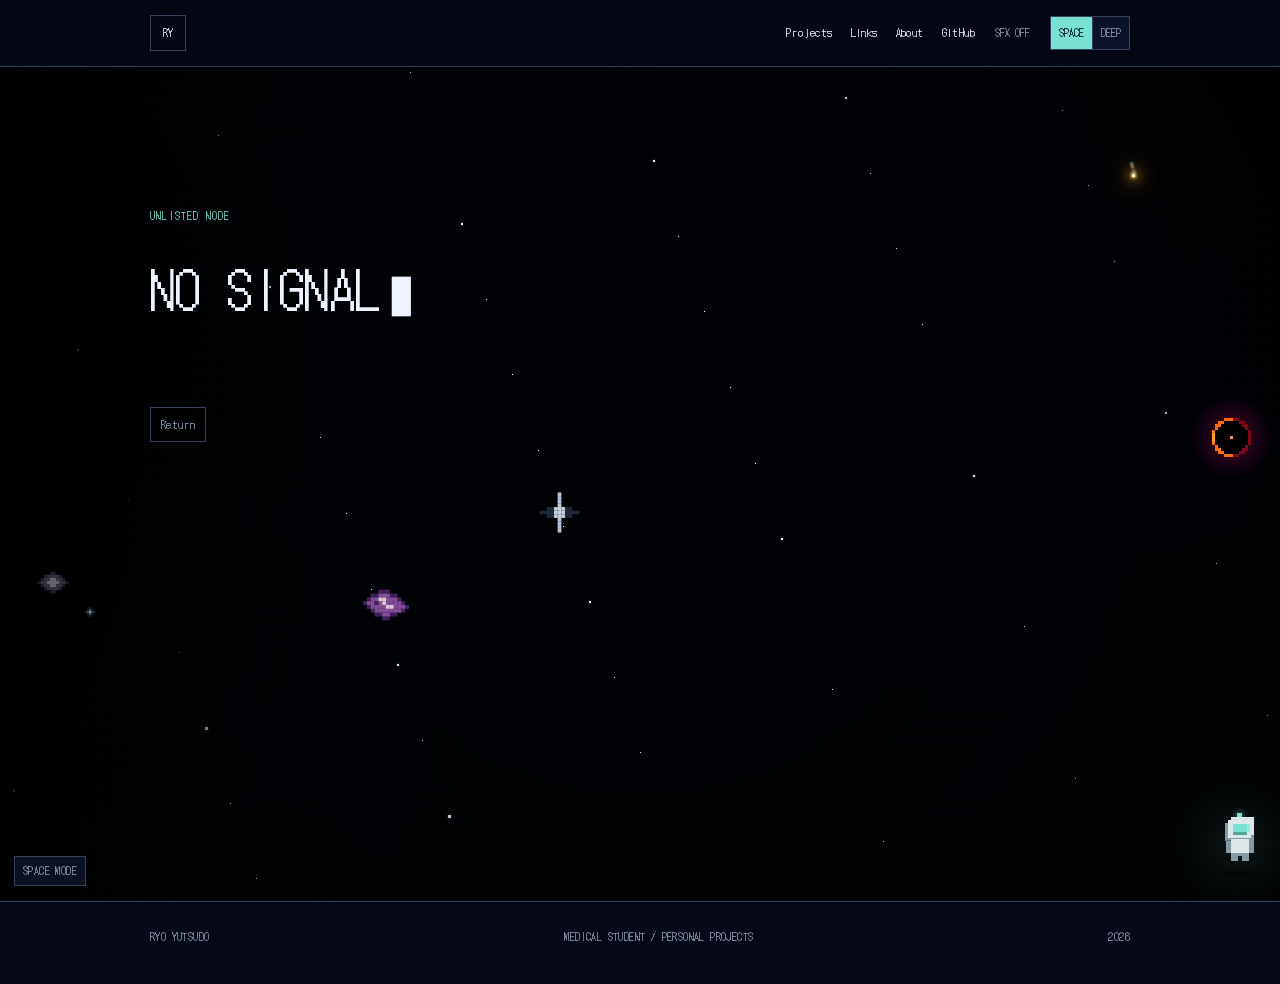
<file: signal/index.html>
<!DOCTYPE html><html lang="ja" data-theme="space"><head><meta charset="UTF-8"><meta name="viewport" content="width=device-width, initial-scale=1, viewport-fit=cover"><meta name="description" content="記録されていない信号の保管場所。"><link rel="canonical" href="https://ryoyutsudo.github.io/signal/"><meta name="robots" content="noindex, nofollow"><meta property="og:type" content="website"><meta property="og:title" content="Signal Archive"><meta property="og:description" content="記録されていない信号の保管場所。"><meta property="og:url" content="https://ryoyutsudo.github.io/signal/"><meta property="og:site_name" content="Ryo Yutsudo"><meta name="twitter:card" content="summary"><meta name="theme-color" content="#050816"><meta name="color-scheme" content="dark"><title>Signal Archive</title><script>
      (() => {
        try {
          const savedTheme = localStorage.getItem("pixel-theme");

          if (savedTheme === "space" || savedTheme === "deep") {
            document.documentElement.dataset.theme = savedTheme;
          }
        } catch {
          // localStorageが無効でも初期テーマを使用する。
        }
      })();
    </script><link rel="stylesheet" href="/_astro/BaseLayout.iqQTyiys.css"><link rel="stylesheet" href="/_astro/HiddenLayout.BwNkEnsE.css"><style>.signal-grid[data-astro-cid-aohovirk]{grid-template-columns:repeat(3,minmax(0,1fr));gap:12px;margin-top:54px;display:grid}article[data-astro-cid-aohovirk]{border:var(--pixel-border);background:color-mix(in srgb, var(--color-panel), transparent 8%);min-width:0;padding:20px}article[data-astro-cid-aohovirk]>span[data-astro-cid-aohovirk]{color:var(--color-accent);font-size:10px}h2[data-astro-cid-aohovirk]{margin:16px 0 10px;font-size:17px;font-weight:400}article[data-astro-cid-aohovirk] p[data-astro-cid-aohovirk]{color:var(--color-muted);font-size:13px;line-height:1.8}.signal-links[data-astro-cid-aohovirk]{flex-wrap:wrap;gap:8px;display:flex}.signal-links[data-astro-cid-aohovirk] a[data-astro-cid-aohovirk]{border:var(--pixel-border);color:var(--color-muted);padding:7px 10px;font-size:11px}.signal-links[data-astro-cid-aohovirk] a[data-astro-cid-aohovirk]:hover{color:var(--color-background);background:var(--color-accent)}.memory[data-astro-cid-aohovirk]{border:1px solid var(--color-accent);background:color-mix(in srgb, var(--color-panel-strong), transparent 4%);max-width:600px;margin-top:54px;padding:24px}.memory__code[data-astro-cid-aohovirk]{color:var(--color-accent);letter-spacing:.12em;margin:0 0 16px;font-size:10px}.memory__text[data-astro-cid-aohovirk]{color:var(--color-text);margin:0;font-size:14px;line-height:2.2}.memory__hint[data-astro-cid-aohovirk]{border-top:var(--pixel-border);color:var(--color-muted);margin:22px 0 0;padding-top:18px;font-size:12px;line-height:2}.x-monolith[data-astro-cid-aohovirk]{width:18px;height:36px;top:24%;right:16%}.x-mirror[data-astro-cid-aohovirk]{width:26px;height:28px;bottom:30%;right:22%}.x-telescope[data-astro-cid-aohovirk]{width:28px;height:28px;top:52%;left:12%}.x-pod[data-astro-cid-aohovirk]{width:24px;height:22px;bottom:14%;left:26%}.x-hulk[data-astro-cid-aohovirk]{width:38px;height:18px;top:70%;right:8%}.x-drone[data-astro-cid-aohovirk]{width:24px;height:20px;top:16%;left:30%}[data-astro-cid-aohovirk][hidden]{display:none}.bk-ghost[data-astro-cid-aohovirk]{--drift-t:5.2s;width:40px;height:44px;bottom:18%;left:5%}.bk-track[data-astro-cid-aohovirk]{pointer-events:none;width:52px;height:20px;animation:38s linear infinite bk-swim;position:absolute;top:34%;right:-90px}.bk-bonefish[data-astro-cid-aohovirk]{opacity:.8;position:absolute;inset:0}.bk-star[data-astro-cid-aohovirk]{--drift-t:7s;width:28px;height:28px;top:13%;right:11%}.bk-deadufo[data-astro-cid-aohovirk]{opacity:.9;width:48px;height:30px;bottom:7%;right:7%}.bk-moon[data-astro-cid-aohovirk]{opacity:.9;width:40px;height:40px;top:9%;left:7%}.bk-eye[data-astro-cid-aohovirk]{width:56px;height:36px;top:36%;right:6%}.bk-pupil[data-astro-cid-aohovirk]{animation:9s step-end infinite bk-pupil;position:absolute;top:12px;left:21px}.bk-lid[data-astro-cid-aohovirk]{opacity:0;animation:6.5s step-end infinite bk-blink}@keyframes bk-swim{0%{transform:translate(0)}to{transform:translate(calc(-100vw - 160px))}}@keyframes bk-pupil{0%,to{transform:translate(0)}36%{transform:translate(-9px)}68%{transform:translate(9px)}}@keyframes bk-blink{0%,91%,to{opacity:0}93%,97%{opacity:1}}@media (width<=760px){.signal-grid[data-astro-cid-aohovirk]{grid-template-columns:1fr}.bk-moon[data-astro-cid-aohovirk],.bk-deadufo[data-astro-cid-aohovirk]{display:none}.bk-eye[data-astro-cid-aohovirk]{top:auto;bottom:24%}}@media (prefers-reduced-motion:reduce){.bk-track[data-astro-cid-aohovirk]{animation:none;right:16%}.bk-pupil[data-astro-cid-aohovirk],.bk-lid[data-astro-cid-aohovirk]{animation:none}}
</style></head><body><div class="pixel-background" aria-hidden="true" data-astro-cid-g5thx24i><div class="space-background" data-astro-cid-g5thx24i><!-- 下へ行くほど、恒星から離れて何もない側へ抜けていく --><div class="sky sky--far" data-astro-cid-g5thx24i></div><div class="sky sky--rift" data-astro-cid-g5thx24i></div><div class="stars" data-astro-cid-g5thx24i><span class="star" style="
              --x: 11%;
              --y: 7%;
              --size: 3px;
              --delay: 0s;
              --duration: 1.7s;
            " data-astro-cid-g5thx24i></span><span class="star" style="
              --x: 48%;
              --y: 68%;
              --size: 1px;
              --delay: 0.28s;
              --duration: 2.12s;
            " data-astro-cid-g5thx24i></span><span class="star" style="
              --x: 85%;
              --y: 29%;
              --size: 1px;
              --delay: 0.56s;
              --duration: 2.54s;
            " data-astro-cid-g5thx24i></span><span class="star" style="
              --x: 22%;
              --y: 90%;
              --size: 1px;
              --delay: 0.8400000000000001s;
              --duration: 2.96s;
            " data-astro-cid-g5thx24i></span><span class="star" style="
              --x: 59%;
              --y: 51%;
              --size: 1px;
              --delay: 1.12s;
              --duration: 3.38s;
            " data-astro-cid-g5thx24i></span><span class="star" style="
              --x: 96%;
              --y: 12%;
              --size: 2px;
              --delay: 1.4000000000000001s;
              --duration: 1.7s;
            " data-astro-cid-g5thx24i></span><span class="star" style="
              --x: 33%;
              --y: 73%;
              --size: 1px;
              --delay: 1.6800000000000002s;
              --duration: 2.12s;
            " data-astro-cid-g5thx24i></span><span class="star" style="
              --x: 70%;
              --y: 34%;
              --size: 1px;
              --delay: 1.9600000000000002s;
              --duration: 2.54s;
            " data-astro-cid-g5thx24i></span><span class="star" style="
              --x: 7%;
              --y: 95%;
              --size: 1px;
              --delay: 0s;
              --duration: 2.96s;
            " data-astro-cid-g5thx24i></span><span class="star" style="
              --x: 44%;
              --y: 56%;
              --size: 1px;
              --delay: 0.28s;
              --duration: 3.38s;
            " data-astro-cid-g5thx24i></span><span class="star" style="
              --x: 81%;
              --y: 17%;
              --size: 2px;
              --delay: 0.56s;
              --duration: 1.7s;
            " data-astro-cid-g5thx24i></span><span class="star" style="
              --x: 18%;
              --y: 78%;
              --size: 1px;
              --delay: 0.8400000000000001s;
              --duration: 2.12s;
            " data-astro-cid-g5thx24i></span><span class="star" style="
              --x: 55%;
              --y: 39%;
              --size: 1px;
              --delay: 1.12s;
              --duration: 2.54s;
            " data-astro-cid-g5thx24i></span><span class="star" style="
              --x: 92%;
              --y: 0%;
              --size: 3px;
              --delay: 1.4000000000000001s;
              --duration: 2.96s;
            " data-astro-cid-g5thx24i></span><span class="star" style="
              --x: 29%;
              --y: 61%;
              --size: 1px;
              --delay: 1.6800000000000002s;
              --duration: 3.38s;
            " data-astro-cid-g5thx24i></span><span class="star" style="
              --x: 66%;
              --y: 22%;
              --size: 2px;
              --delay: 1.9600000000000002s;
              --duration: 1.7s;
            " data-astro-cid-g5thx24i></span><span class="star" style="
              --x: 3%;
              --y: 83%;
              --size: 1px;
              --delay: 0s;
              --duration: 2.12s;
            " data-astro-cid-g5thx24i></span><span class="star" style="
              --x: 40%;
              --y: 44%;
              --size: 1px;
              --delay: 0.28s;
              --duration: 2.54s;
            " data-astro-cid-g5thx24i></span><span class="star" style="
              --x: 77%;
              --y: 5%;
              --size: 1px;
              --delay: 0.56s;
              --duration: 2.96s;
            " data-astro-cid-g5thx24i></span><span class="star" style="
              --x: 14%;
              --y: 66%;
              --size: 1px;
              --delay: 0.8400000000000001s;
              --duration: 3.38s;
            " data-astro-cid-g5thx24i></span><span class="star" style="
              --x: 51%;
              --y: 27%;
              --size: 2px;
              --delay: 1.12s;
              --duration: 1.7s;
            " data-astro-cid-g5thx24i></span><span class="star" style="
              --x: 88%;
              --y: 88%;
              --size: 1px;
              --delay: 1.4000000000000001s;
              --duration: 2.12s;
            " data-astro-cid-g5thx24i></span><span class="star" style="
              --x: 25%;
              --y: 49%;
              --size: 1px;
              --delay: 1.6800000000000002s;
              --duration: 2.54s;
            " data-astro-cid-g5thx24i></span><span class="star" style="
              --x: 62%;
              --y: 10%;
              --size: 1px;
              --delay: 1.9600000000000002s;
              --duration: 2.96s;
            " data-astro-cid-g5thx24i></span><span class="star" style="
              --x: 99%;
              --y: 71%;
              --size: 1px;
              --delay: 0s;
              --duration: 3.38s;
            " data-astro-cid-g5thx24i></span><span class="star" style="
              --x: 36%;
              --y: 32%;
              --size: 2px;
              --delay: 0.28s;
              --duration: 1.7s;
            " data-astro-cid-g5thx24i></span><span class="star" style="
              --x: 73%;
              --y: 93%;
              --size: 3px;
              --delay: 0.56s;
              --duration: 2.12s;
            " data-astro-cid-g5thx24i></span><span class="star" style="
              --x: 10%;
              --y: 54%;
              --size: 1px;
              --delay: 0.8400000000000001s;
              --duration: 2.54s;
            " data-astro-cid-g5thx24i></span><span class="star" style="
              --x: 47%;
              --y: 15%;
              --size: 1px;
              --delay: 1.12s;
              --duration: 2.96s;
            " data-astro-cid-g5thx24i></span><span class="star" style="
              --x: 84%;
              --y: 76%;
              --size: 1px;
              --delay: 1.4000000000000001s;
              --duration: 3.38s;
            " data-astro-cid-g5thx24i></span><span class="star" style="
              --x: 21%;
              --y: 37%;
              --size: 2px;
              --delay: 1.6800000000000002s;
              --duration: 1.7s;
            " data-astro-cid-g5thx24i></span><span class="star" style="
              --x: 58%;
              --y: 98%;
              --size: 1px;
              --delay: 1.9600000000000002s;
              --duration: 2.12s;
            " data-astro-cid-g5thx24i></span><span class="star" style="
              --x: 95%;
              --y: 59%;
              --size: 1px;
              --delay: 0s;
              --duration: 2.54s;
            " data-astro-cid-g5thx24i></span><span class="star" style="
              --x: 32%;
              --y: 20%;
              --size: 1px;
              --delay: 0.28s;
              --duration: 2.96s;
            " data-astro-cid-g5thx24i></span><span class="star" style="
              --x: 69%;
              --y: 81%;
              --size: 1px;
              --delay: 0.56s;
              --duration: 3.38s;
            " data-astro-cid-g5thx24i></span><span class="star" style="
              --x: 6%;
              --y: 42%;
              --size: 2px;
              --delay: 0.8400000000000001s;
              --duration: 1.7s;
            " data-astro-cid-g5thx24i></span><span class="star" style="
              --x: 43%;
              --y: 3%;
              --size: 1px;
              --delay: 1.12s;
              --duration: 2.12s;
            " data-astro-cid-g5thx24i></span><span class="star" style="
              --x: 80%;
              --y: 64%;
              --size: 1px;
              --delay: 1.4000000000000001s;
              --duration: 2.54s;
            " data-astro-cid-g5thx24i></span><span class="star" style="
              --x: 17%;
              --y: 25%;
              --size: 1px;
              --delay: 1.6800000000000002s;
              --duration: 2.96s;
            " data-astro-cid-g5thx24i></span><span class="star" style="
              --x: 54%;
              --y: 86%;
              --size: 3px;
              --delay: 1.9600000000000002s;
              --duration: 3.38s;
            " data-astro-cid-g5thx24i></span><span class="star" style="
              --x: 91%;
              --y: 47%;
              --size: 2px;
              --delay: 0s;
              --duration: 1.7s;
            " data-astro-cid-g5thx24i></span><span class="star" style="
              --x: 28%;
              --y: 8%;
              --size: 1px;
              --delay: 0.28s;
              --duration: 2.12s;
            " data-astro-cid-g5thx24i></span><span class="star" style="
              --x: 65%;
              --y: 69%;
              --size: 1px;
              --delay: 0.56s;
              --duration: 2.54s;
            " data-astro-cid-g5thx24i></span><span class="star" style="
              --x: 2%;
              --y: 30%;
              --size: 1px;
              --delay: 0.8400000000000001s;
              --duration: 2.96s;
            " data-astro-cid-g5thx24i></span><span class="star" style="
              --x: 39%;
              --y: 91%;
              --size: 1px;
              --delay: 1.12s;
              --duration: 3.38s;
            " data-astro-cid-g5thx24i></span><span class="star" style="
              --x: 76%;
              --y: 52%;
              --size: 2px;
              --delay: 1.4000000000000001s;
              --duration: 1.7s;
            " data-astro-cid-g5thx24i></span><span class="star" style="
              --x: 13%;
              --y: 13%;
              --size: 1px;
              --delay: 1.6800000000000002s;
              --duration: 2.12s;
            " data-astro-cid-g5thx24i></span><span class="star" style="
              --x: 50%;
              --y: 74%;
              --size: 1px;
              --delay: 1.9600000000000002s;
              --duration: 2.54s;
            " data-astro-cid-g5thx24i></span><span class="star" style="
              --x: 87%;
              --y: 35%;
              --size: 1px;
              --delay: 0s;
              --duration: 2.96s;
            " data-astro-cid-g5thx24i></span><span class="star" style="
              --x: 24%;
              --y: 96%;
              --size: 1px;
              --delay: 0.28s;
              --duration: 3.38s;
            " data-astro-cid-g5thx24i></span><span class="star" style="
              --x: 61%;
              --y: 57%;
              --size: 2px;
              --delay: 0.56s;
              --duration: 1.7s;
            " data-astro-cid-g5thx24i></span><span class="star" style="
              --x: 98%;
              --y: 18%;
              --size: 1px;
              --delay: 0.8400000000000001s;
              --duration: 2.12s;
            " data-astro-cid-g5thx24i></span><span class="star" style="
              --x: 35%;
              --y: 79%;
              --size: 3px;
              --delay: 1.12s;
              --duration: 2.54s;
            " data-astro-cid-g5thx24i></span><span class="star" style="
              --x: 72%;
              --y: 40%;
              --size: 1px;
              --delay: 1.4000000000000001s;
              --duration: 2.96s;
            " data-astro-cid-g5thx24i></span><span class="star" style="
              --x: 9%;
              --y: 1%;
              --size: 1px;
              --delay: 1.6800000000000002s;
              --duration: 3.38s;
            " data-astro-cid-g5thx24i></span><span class="star" style="
              --x: 46%;
              --y: 62%;
              --size: 2px;
              --delay: 1.9600000000000002s;
              --duration: 1.7s;
            " data-astro-cid-g5thx24i></span><span class="star" style="
              --x: 83%;
              --y: 23%;
              --size: 1px;
              --delay: 0s;
              --duration: 2.12s;
            " data-astro-cid-g5thx24i></span><span class="star" style="
              --x: 20%;
              --y: 84%;
              --size: 1px;
              --delay: 0.28s;
              --duration: 2.54s;
            " data-astro-cid-g5thx24i></span><span class="star" style="
              --x: 57%;
              --y: 45%;
              --size: 1px;
              --delay: 0.56s;
              --duration: 2.96s;
            " data-astro-cid-g5thx24i></span><span class="star" style="
              --x: 94%;
              --y: 6%;
              --size: 1px;
              --delay: 0.8400000000000001s;
              --duration: 3.38s;
            " data-astro-cid-g5thx24i></span><span class="star" style="
              --x: 31%;
              --y: 67%;
              --size: 2px;
              --delay: 1.12s;
              --duration: 1.7s;
            " data-astro-cid-g5thx24i></span><span class="star" style="
              --x: 68%;
              --y: 28%;
              --size: 1px;
              --delay: 1.4000000000000001s;
              --duration: 2.12s;
            " data-astro-cid-g5thx24i></span><span class="star" style="
              --x: 5%;
              --y: 89%;
              --size: 1px;
              --delay: 1.6800000000000002s;
              --duration: 2.54s;
            " data-astro-cid-g5thx24i></span><span class="star" style="
              --x: 42%;
              --y: 50%;
              --size: 1px;
              --delay: 1.9600000000000002s;
              --duration: 2.96s;
            " data-astro-cid-g5thx24i></span><span class="star" style="
              --x: 79%;
              --y: 11%;
              --size: 1px;
              --delay: 0s;
              --duration: 3.38s;
            " data-astro-cid-g5thx24i></span><span class="star" style="
              --x: 16%;
              --y: 72%;
              --size: 3px;
              --delay: 0.28s;
              --duration: 1.7s;
            " data-astro-cid-g5thx24i></span><span class="star" style="
              --x: 53%;
              --y: 33%;
              --size: 1px;
              --delay: 0.56s;
              --duration: 2.12s;
            " data-astro-cid-g5thx24i></span><span class="star" style="
              --x: 90%;
              --y: 94%;
              --size: 1px;
              --delay: 0.8400000000000001s;
              --duration: 2.54s;
            " data-astro-cid-g5thx24i></span><span class="star" style="
              --x: 27%;
              --y: 55%;
              --size: 1px;
              --delay: 1.12s;
              --duration: 2.96s;
            " data-astro-cid-g5thx24i></span><span class="star" style="
              --x: 64%;
              --y: 16%;
              --size: 1px;
              --delay: 1.4000000000000001s;
              --duration: 3.38s;
            " data-astro-cid-g5thx24i></span><span class="star" style="
              --x: 1%;
              --y: 77%;
              --size: 2px;
              --delay: 1.6800000000000002s;
              --duration: 1.7s;
            " data-astro-cid-g5thx24i></span><span class="star" style="
              --x: 38%;
              --y: 38%;
              --size: 1px;
              --delay: 1.9600000000000002s;
              --duration: 2.12s;
            " data-astro-cid-g5thx24i></span></div><div class="lurker lurker--void" data-astro-cid-g5thx24i></div><div class="meteor-field" data-astro-cid-g5thx24i><span class="meteor" style="--i: 0; --delay: 0s;" data-astro-cid-g5thx24i><span class="sprite" style="--u:2px;width:20px;height:10px;" data-astro-cid-g5thx24i><span class="px" style="background:transparent;box-shadow:16px 0px 0 0 rgb(200 220 255 / 40%), 18px 0px 0 0 rgb(200 220 255 / 40%), 12px 2px 0 0 rgb(200 220 255 / 40%), 14px 2px 0 0 rgb(200 220 255 / 40%), 8px 4px 0 0 #9fc0e8, 10px 4px 0 0 #9fc0e8, 4px 6px 0 0 #9fc0e8, 6px 6px 0 0 #9fc0e8, 0px 8px 0 0 #e8f0ff, 2px 8px 0 0 #e8f0ff;" data-astro-cid-g5thx24i></span></span></span><span class="meteor" style="--i: 1; --delay: 0.1s;" data-astro-cid-g5thx24i><span class="sprite" style="--u:2px;width:20px;height:10px;" data-astro-cid-g5thx24i><span class="px" style="background:transparent;box-shadow:16px 0px 0 0 rgb(200 220 255 / 40%), 18px 0px 0 0 rgb(200 220 255 / 40%), 12px 2px 0 0 rgb(200 220 255 / 40%), 14px 2px 0 0 rgb(200 220 255 / 40%), 8px 4px 0 0 #9fc0e8, 10px 4px 0 0 #9fc0e8, 4px 6px 0 0 #9fc0e8, 6px 6px 0 0 #9fc0e8, 0px 8px 0 0 #e8f0ff, 2px 8px 0 0 #e8f0ff;" data-astro-cid-g5thx24i></span></span></span><span class="meteor" style="--i: 2; --delay: 0.2s;" data-astro-cid-g5thx24i><span class="sprite" style="--u:2px;width:20px;height:10px;" data-astro-cid-g5thx24i><span class="px" style="background:transparent;box-shadow:16px 0px 0 0 rgb(200 220 255 / 40%), 18px 0px 0 0 rgb(200 220 255 / 40%), 12px 2px 0 0 rgb(200 220 255 / 40%), 14px 2px 0 0 rgb(200 220 255 / 40%), 8px 4px 0 0 #9fc0e8, 10px 4px 0 0 #9fc0e8, 4px 6px 0 0 #9fc0e8, 6px 6px 0 0 #9fc0e8, 0px 8px 0 0 #e8f0ff, 2px 8px 0 0 #e8f0ff;" data-astro-cid-g5thx24i></span></span></span><span class="meteor" style="--i: 3; --delay: 0.30000000000000004s;" data-astro-cid-g5thx24i><span class="sprite" style="--u:2px;width:20px;height:10px;" data-astro-cid-g5thx24i><span class="px" style="background:transparent;box-shadow:16px 0px 0 0 rgb(200 220 255 / 40%), 18px 0px 0 0 rgb(200 220 255 / 40%), 12px 2px 0 0 rgb(200 220 255 / 40%), 14px 2px 0 0 rgb(200 220 255 / 40%), 8px 4px 0 0 #9fc0e8, 10px 4px 0 0 #9fc0e8, 4px 6px 0 0 #9fc0e8, 6px 6px 0 0 #9fc0e8, 0px 8px 0 0 #e8f0ff, 2px 8px 0 0 #e8f0ff;" data-astro-cid-g5thx24i></span></span></span><span class="meteor" style="--i: 4; --delay: 0.4s;" data-astro-cid-g5thx24i><span class="sprite" style="--u:2px;width:20px;height:10px;" data-astro-cid-g5thx24i><span class="px" style="background:transparent;box-shadow:16px 0px 0 0 rgb(200 220 255 / 40%), 18px 0px 0 0 rgb(200 220 255 / 40%), 12px 2px 0 0 rgb(200 220 255 / 40%), 14px 2px 0 0 rgb(200 220 255 / 40%), 8px 4px 0 0 #9fc0e8, 10px 4px 0 0 #9fc0e8, 4px 6px 0 0 #9fc0e8, 6px 6px 0 0 #9fc0e8, 0px 8px 0 0 #e8f0ff, 2px 8px 0 0 #e8f0ff;" data-astro-cid-g5thx24i></span></span></span><span class="meteor" style="--i: 5; --delay: 0.5s;" data-astro-cid-g5thx24i><span class="sprite" style="--u:2px;width:20px;height:10px;" data-astro-cid-g5thx24i><span class="px" style="background:transparent;box-shadow:16px 0px 0 0 rgb(200 220 255 / 40%), 18px 0px 0 0 rgb(200 220 255 / 40%), 12px 2px 0 0 rgb(200 220 255 / 40%), 14px 2px 0 0 rgb(200 220 255 / 40%), 8px 4px 0 0 #9fc0e8, 10px 4px 0 0 #9fc0e8, 4px 6px 0 0 #9fc0e8, 6px 6px 0 0 #9fc0e8, 0px 8px 0 0 #e8f0ff, 2px 8px 0 0 #e8f0ff;" data-astro-cid-g5thx24i></span></span></span><span class="meteor" style="--i: 6; --delay: 0.6000000000000001s;" data-astro-cid-g5thx24i><span class="sprite" style="--u:2px;width:20px;height:10px;" data-astro-cid-g5thx24i><span class="px" style="background:transparent;box-shadow:16px 0px 0 0 rgb(200 220 255 / 40%), 18px 0px 0 0 rgb(200 220 255 / 40%), 12px 2px 0 0 rgb(200 220 255 / 40%), 14px 2px 0 0 rgb(200 220 255 / 40%), 8px 4px 0 0 #9fc0e8, 10px 4px 0 0 #9fc0e8, 4px 6px 0 0 #9fc0e8, 6px 6px 0 0 #9fc0e8, 0px 8px 0 0 #e8f0ff, 2px 8px 0 0 #e8f0ff;" data-astro-cid-g5thx24i></span></span></span><span class="meteor" style="--i: 7; --delay: 0.7000000000000001s;" data-astro-cid-g5thx24i><span class="sprite" style="--u:2px;width:20px;height:10px;" data-astro-cid-g5thx24i><span class="px" style="background:transparent;box-shadow:16px 0px 0 0 rgb(200 220 255 / 40%), 18px 0px 0 0 rgb(200 220 255 / 40%), 12px 2px 0 0 rgb(200 220 255 / 40%), 14px 2px 0 0 rgb(200 220 255 / 40%), 8px 4px 0 0 #9fc0e8, 10px 4px 0 0 #9fc0e8, 4px 6px 0 0 #9fc0e8, 6px 6px 0 0 #9fc0e8, 0px 8px 0 0 #e8f0ff, 2px 8px 0 0 #e8f0ff;" data-astro-cid-g5thx24i></span></span></span><span class="meteor" style="--i: 8; --delay: 0.8s;" data-astro-cid-g5thx24i><span class="sprite" style="--u:2px;width:20px;height:10px;" data-astro-cid-g5thx24i><span class="px" style="background:transparent;box-shadow:16px 0px 0 0 rgb(200 220 255 / 40%), 18px 0px 0 0 rgb(200 220 255 / 40%), 12px 2px 0 0 rgb(200 220 255 / 40%), 14px 2px 0 0 rgb(200 220 255 / 40%), 8px 4px 0 0 #9fc0e8, 10px 4px 0 0 #9fc0e8, 4px 6px 0 0 #9fc0e8, 6px 6px 0 0 #9fc0e8, 0px 8px 0 0 #e8f0ff, 2px 8px 0 0 #e8f0ff;" data-astro-cid-g5thx24i></span></span></span><span class="meteor" style="--i: 9; --delay: 0.9s;" data-astro-cid-g5thx24i><span class="sprite" style="--u:2px;width:20px;height:10px;" data-astro-cid-g5thx24i><span class="px" style="background:transparent;box-shadow:16px 0px 0 0 rgb(200 220 255 / 40%), 18px 0px 0 0 rgb(200 220 255 / 40%), 12px 2px 0 0 rgb(200 220 255 / 40%), 14px 2px 0 0 rgb(200 220 255 / 40%), 8px 4px 0 0 #9fc0e8, 10px 4px 0 0 #9fc0e8, 4px 6px 0 0 #9fc0e8, 6px 6px 0 0 #9fc0e8, 0px 8px 0 0 #e8f0ff, 2px 8px 0 0 #e8f0ff;" data-astro-cid-g5thx24i></span></span></span><span class="meteor" style="--i: 10; --delay: 1s;" data-astro-cid-g5thx24i><span class="sprite" style="--u:2px;width:20px;height:10px;" data-astro-cid-g5thx24i><span class="px" style="background:transparent;box-shadow:16px 0px 0 0 rgb(200 220 255 / 40%), 18px 0px 0 0 rgb(200 220 255 / 40%), 12px 2px 0 0 rgb(200 220 255 / 40%), 14px 2px 0 0 rgb(200 220 255 / 40%), 8px 4px 0 0 #9fc0e8, 10px 4px 0 0 #9fc0e8, 4px 6px 0 0 #9fc0e8, 6px 6px 0 0 #9fc0e8, 0px 8px 0 0 #e8f0ff, 2px 8px 0 0 #e8f0ff;" data-astro-cid-g5thx24i></span></span></span><span class="meteor" style="--i: 11; --delay: 1.1s;" data-astro-cid-g5thx24i><span class="sprite" style="--u:2px;width:20px;height:10px;" data-astro-cid-g5thx24i><span class="px" style="background:transparent;box-shadow:16px 0px 0 0 rgb(200 220 255 / 40%), 18px 0px 0 0 rgb(200 220 255 / 40%), 12px 2px 0 0 rgb(200 220 255 / 40%), 14px 2px 0 0 rgb(200 220 255 / 40%), 8px 4px 0 0 #9fc0e8, 10px 4px 0 0 #9fc0e8, 4px 6px 0 0 #9fc0e8, 6px 6px 0 0 #9fc0e8, 0px 8px 0 0 #e8f0ff, 2px 8px 0 0 #e8f0ff;" data-astro-cid-g5thx24i></span></span></span><span class="meteor" style="--i: 12; --delay: 1.2000000000000002s;" data-astro-cid-g5thx24i><span class="sprite" style="--u:2px;width:20px;height:10px;" data-astro-cid-g5thx24i><span class="px" style="background:transparent;box-shadow:16px 0px 0 0 rgb(200 220 255 / 40%), 18px 0px 0 0 rgb(200 220 255 / 40%), 12px 2px 0 0 rgb(200 220 255 / 40%), 14px 2px 0 0 rgb(200 220 255 / 40%), 8px 4px 0 0 #9fc0e8, 10px 4px 0 0 #9fc0e8, 4px 6px 0 0 #9fc0e8, 6px 6px 0 0 #9fc0e8, 0px 8px 0 0 #e8f0ff, 2px 8px 0 0 #e8f0ff;" data-astro-cid-g5thx24i></span></span></span><span class="meteor" style="--i: 13; --delay: 1.3s;" data-astro-cid-g5thx24i><span class="sprite" style="--u:2px;width:20px;height:10px;" data-astro-cid-g5thx24i><span class="px" style="background:transparent;box-shadow:16px 0px 0 0 rgb(200 220 255 / 40%), 18px 0px 0 0 rgb(200 220 255 / 40%), 12px 2px 0 0 rgb(200 220 255 / 40%), 14px 2px 0 0 rgb(200 220 255 / 40%), 8px 4px 0 0 #9fc0e8, 10px 4px 0 0 #9fc0e8, 4px 6px 0 0 #9fc0e8, 6px 6px 0 0 #9fc0e8, 0px 8px 0 0 #e8f0ff, 2px 8px 0 0 #e8f0ff;" data-astro-cid-g5thx24i></span></span></span></div></div><div class="deep-background" data-astro-cid-g5thx24i><!-- 下へ行くほど、光が届かなくなる --><div class="water water--mid" data-astro-cid-g5thx24i></div><div class="water water--abyss" data-astro-cid-g5thx24i></div><div class="deep-rays" data-astro-cid-g5thx24i></div><span class="bubble" style="
            --x: 9%;
            --delay: 0s;
            --duration: 9s;
          " data-astro-cid-g5thx24i></span><span class="bubble" style="
            --x: 52%;
            --delay: -1.3s;
            --duration: 10.8s;
          " data-astro-cid-g5thx24i></span><span class="bubble" style="
            --x: 95%;
            --delay: -2.6s;
            --duration: 12.6s;
          " data-astro-cid-g5thx24i></span><span class="bubble" style="
            --x: 38%;
            --delay: -3.9000000000000004s;
            --duration: 14.4s;
          " data-astro-cid-g5thx24i></span><span class="bubble" style="
            --x: 81%;
            --delay: -5.2s;
            --duration: 16.2s;
          " data-astro-cid-g5thx24i></span><span class="bubble" style="
            --x: 24%;
            --delay: -6.5s;
            --duration: 18s;
          " data-astro-cid-g5thx24i></span><span class="bubble" style="
            --x: 67%;
            --delay: -7.800000000000001s;
            --duration: 19.8s;
          " data-astro-cid-g5thx24i></span><span class="bubble" style="
            --x: 10%;
            --delay: -9.1s;
            --duration: 9s;
          " data-astro-cid-g5thx24i></span><span class="bubble" style="
            --x: 53%;
            --delay: -10.4s;
            --duration: 10.8s;
          " data-astro-cid-g5thx24i></span><span class="bubble" style="
            --x: 96%;
            --delay: -11.700000000000001s;
            --duration: 12.6s;
          " data-astro-cid-g5thx24i></span><span class="bubble" style="
            --x: 39%;
            --delay: 0s;
            --duration: 14.4s;
          " data-astro-cid-g5thx24i></span><span class="bubble" style="
            --x: 82%;
            --delay: -1.3s;
            --duration: 16.2s;
          " data-astro-cid-g5thx24i></span><span class="bubble" style="
            --x: 25%;
            --delay: -2.6s;
            --duration: 18s;
          " data-astro-cid-g5thx24i></span><span class="bubble" style="
            --x: 68%;
            --delay: -3.9000000000000004s;
            --duration: 19.8s;
          " data-astro-cid-g5thx24i></span><span class="bubble" style="
            --x: 11%;
            --delay: -5.2s;
            --duration: 9s;
          " data-astro-cid-g5thx24i></span><span class="bubble" style="
            --x: 54%;
            --delay: -6.5s;
            --duration: 10.8s;
          " data-astro-cid-g5thx24i></span><span class="bubble" style="
            --x: 97%;
            --delay: -7.800000000000001s;
            --duration: 12.6s;
          " data-astro-cid-g5thx24i></span><span class="bubble" style="
            --x: 40%;
            --delay: -9.1s;
            --duration: 14.4s;
          " data-astro-cid-g5thx24i></span><span class="bubble" style="
            --x: 83%;
            --delay: -10.4s;
            --duration: 16.2s;
          " data-astro-cid-g5thx24i></span><span class="bubble" style="
            --x: 26%;
            --delay: -11.700000000000001s;
            --duration: 18s;
          " data-astro-cid-g5thx24i></span><span class="bubble" style="
            --x: 69%;
            --delay: 0s;
            --duration: 19.8s;
          " data-astro-cid-g5thx24i></span><span class="bubble" style="
            --x: 12%;
            --delay: -1.3s;
            --duration: 9s;
          " data-astro-cid-g5thx24i></span><span class="bubble" style="
            --x: 55%;
            --delay: -2.6s;
            --duration: 10.8s;
          " data-astro-cid-g5thx24i></span><span class="bubble" style="
            --x: 98%;
            --delay: -3.9000000000000004s;
            --duration: 12.6s;
          " data-astro-cid-g5thx24i></span><span class="bubble" style="
            --x: 41%;
            --delay: -5.2s;
            --duration: 14.4s;
          " data-astro-cid-g5thx24i></span><span class="bubble" style="
            --x: 84%;
            --delay: -6.5s;
            --duration: 16.2s;
          " data-astro-cid-g5thx24i></span><span class="bubble" style="
            --x: 27%;
            --delay: -7.800000000000001s;
            --duration: 18s;
          " data-astro-cid-g5thx24i></span><span class="bubble" style="
            --x: 70%;
            --delay: -9.1s;
            --duration: 19.8s;
          " data-astro-cid-g5thx24i></span><span class="bubble" style="
            --x: 13%;
            --delay: -10.4s;
            --duration: 9s;
          " data-astro-cid-g5thx24i></span><span class="bubble" style="
            --x: 56%;
            --delay: -11.700000000000001s;
            --duration: 10.8s;
          " data-astro-cid-g5thx24i></span><span class="bubble" style="
            --x: 99%;
            --delay: 0s;
            --duration: 12.6s;
          " data-astro-cid-g5thx24i></span><span class="bubble" style="
            --x: 42%;
            --delay: -1.3s;
            --duration: 14.4s;
          " data-astro-cid-g5thx24i></span><span class="bubble" style="
            --x: 85%;
            --delay: -2.6s;
            --duration: 16.2s;
          " data-astro-cid-g5thx24i></span><span class="bubble" style="
            --x: 28%;
            --delay: -3.9000000000000004s;
            --duration: 18s;
          " data-astro-cid-g5thx24i></span><span class="bubble" style="
            --x: 71%;
            --delay: -5.2s;
            --duration: 19.8s;
          " data-astro-cid-g5thx24i></span><span class="bubble" style="
            --x: 14%;
            --delay: -6.5s;
            --duration: 9s;
          " data-astro-cid-g5thx24i></span><div class="deep-particles" data-astro-cid-g5thx24i></div><div class="lurker" data-astro-cid-g5thx24i></div><div class="deep-depth" data-astro-cid-g5thx24i></div></div><div class="world-grid" data-astro-cid-g5thx24i></div><div class="world-vignette" data-astro-cid-g5thx24i></div></div><div class="pixel-interactions" data-astro-cid-g5thx24i><!-- ============ 宇宙 ============ --><div class="space-interactions" data-star-field data-astro-cid-g5thx24i><div class="depth-layer" data-depth-layer data-astro-cid-g5thx24i></div><div class="floor-layer" data-floor-layer data-astro-cid-g5thx24i></div><button class="obj space-pulsar" type="button" aria-label="パルサーの周期を数える" data-world-object="pulsar" data-slot="left" data-spawn="0.55" data-astro-cid-g5thx24i><span class="sprite" style="--u:3px;width:33px;height:33px;" data-astro-cid-g5thx24i><span class="px" style="background:transparent;box-shadow:15px 0px 0 0 rgb(150 195 255 / 34%), 15px 3px 0 0 rgb(150 195 255 / 34%), 15px 6px 0 0 rgb(150 195 255 / 34%), 15px 9px 0 0 rgb(150 195 255 / 34%), 6px 12px 0 0 rgb(130 175 235 / 26%), 9px 12px 0 0 rgb(130 175 235 / 26%), 12px 12px 0 0 #eaf4ff, 15px 12px 0 0 #eaf4ff, 18px 12px 0 0 #eaf4ff, 21px 12px 0 0 rgb(130 175 235 / 26%), 24px 12px 0 0 rgb(130 175 235 / 26%), 0px 15px 0 0 rgb(130 175 235 / 26%), 3px 15px 0 0 rgb(130 175 235 / 26%), 6px 15px 0 0 rgb(130 175 235 / 26%), 9px 15px 0 0 rgb(130 175 235 / 26%), 12px 15px 0 0 #eaf4ff, 15px 15px 0 0 #eaf4ff, 18px 15px 0 0 #eaf4ff, 21px 15px 0 0 rgb(130 175 235 / 26%), 24px 15px 0 0 rgb(130 175 235 / 26%), 27px 15px 0 0 rgb(130 175 235 / 26%), 30px 15px 0 0 rgb(130 175 235 / 26%), 6px 18px 0 0 rgb(130 175 235 / 26%), 9px 18px 0 0 rgb(130 175 235 / 26%), 12px 18px 0 0 #eaf4ff, 15px 18px 0 0 #eaf4ff, 18px 18px 0 0 #eaf4ff, 21px 18px 0 0 rgb(130 175 235 / 26%), 24px 18px 0 0 rgb(130 175 235 / 26%), 15px 21px 0 0 rgb(150 195 255 / 34%), 15px 24px 0 0 rgb(150 195 255 / 34%), 15px 27px 0 0 rgb(150 195 255 / 34%), 15px 30px 0 0 rgb(150 195 255 / 34%);" data-astro-cid-g5thx24i></span><span class="px pulsar-beam" style="background:transparent;box-shadow:15px 0px 0 0 #cfe4ff, 15px 3px 0 0 #cfe4ff, 15px 6px 0 0 #cfe4ff, 15px 9px 0 0 #cfe4ff, 15px 21px 0 0 #cfe4ff, 15px 24px 0 0 #cfe4ff, 15px 27px 0 0 #cfe4ff, 15px 30px 0 0 #cfe4ff;" data-astro-cid-g5thx24i></span></span><span class="ping" style="--ring:#cfe4ff" data-astro-cid-g5thx24i></span></button><button class="obj space-nebula" type="button" aria-label="星雲を見る" data-world-object="nebula" data-slot="right" data-spawn="0.5" data-astro-cid-g5thx24i><span class="sprite" style="--u:4px;width:48px;height:32px;" data-astro-cid-g5thx24i><span class="px" style="background:transparent;box-shadow:16px 0px 0 0 rgb(122 58 168 / 62%), 20px 0px 0 0 rgb(122 58 168 / 62%), 24px 0px 0 0 rgb(122 58 168 / 62%), 8px 4px 0 0 rgb(122 58 168 / 62%), 12px 4px 0 0 rgb(122 58 168 / 62%), 16px 4px 0 0 rgb(196 116 226 / 78%), 20px 4px 0 0 rgb(196 116 226 / 78%), 24px 4px 0 0 rgb(196 116 226 / 78%), 28px 4px 0 0 rgb(122 58 168 / 62%), 32px 4px 0 0 rgb(122 58 168 / 62%), 4px 8px 0 0 rgb(122 58 168 / 62%), 8px 8px 0 0 rgb(196 116 226 / 78%), 12px 8px 0 0 rgb(196 116 226 / 78%), 16px 8px 0 0 #ffe4f2, 20px 8px 0 0 #ffe4f2, 24px 8px 0 0 rgb(196 116 226 / 78%), 28px 8px 0 0 rgb(196 116 226 / 78%), 32px 8px 0 0 rgb(196 116 226 / 78%), 36px 8px 0 0 rgb(122 58 168 / 62%), 0px 12px 0 0 rgb(122 58 168 / 62%), 4px 12px 0 0 rgb(196 116 226 / 78%), 8px 12px 0 0 rgb(196 116 226 / 78%), 12px 12px 0 0 rgb(122 58 168 / 62%), 16px 12px 0 0 rgb(196 116 226 / 78%), 20px 12px 0 0 #ffe4f2, 24px 12px 0 0 rgb(196 116 226 / 78%), 28px 12px 0 0 rgb(196 116 226 / 78%), 32px 12px 0 0 rgb(196 116 226 / 78%), 36px 12px 0 0 rgb(196 116 226 / 78%), 40px 12px 0 0 rgb(122 58 168 / 62%), 4px 16px 0 0 rgb(122 58 168 / 62%), 8px 16px 0 0 rgb(196 116 226 / 78%), 12px 16px 0 0 rgb(196 116 226 / 78%), 16px 16px 0 0 rgb(196 116 226 / 78%), 20px 16px 0 0 rgb(196 116 226 / 78%), 24px 16px 0 0 #ffe4f2, 28px 16px 0 0 #ffe4f2, 32px 16px 0 0 rgb(196 116 226 / 78%), 36px 16px 0 0 rgb(196 116 226 / 78%), 40px 16px 0 0 rgb(196 116 226 / 78%), 44px 16px 0 0 rgb(122 58 168 / 62%), 8px 20px 0 0 rgb(122 58 168 / 62%), 12px 20px 0 0 rgb(196 116 226 / 78%), 16px 20px 0 0 rgb(196 116 226 / 78%), 20px 20px 0 0 rgb(196 116 226 / 78%), 24px 20px 0 0 rgb(196 116 226 / 78%), 28px 20px 0 0 rgb(196 116 226 / 78%), 32px 20px 0 0 rgb(196 116 226 / 78%), 36px 20px 0 0 rgb(196 116 226 / 78%), 40px 20px 0 0 rgb(122 58 168 / 62%), 12px 24px 0 0 rgb(122 58 168 / 62%), 16px 24px 0 0 rgb(122 58 168 / 62%), 20px 24px 0 0 rgb(196 116 226 / 78%), 24px 24px 0 0 rgb(196 116 226 / 78%), 28px 24px 0 0 rgb(122 58 168 / 62%), 32px 24px 0 0 rgb(122 58 168 / 62%), 20px 28px 0 0 rgb(122 58 168 / 62%), 24px 28px 0 0 rgb(122 58 168 / 62%);" data-astro-cid-g5thx24i></span></span><span class="ping" style="--ring:#b278dc" data-astro-cid-g5thx24i></span></button><div class="rare-event rare-jetcomet" data-rare-event="jetcomet" data-event-theme="space" data-event-duration="12000" data-astro-cid-g5thx24i><button class="obj jetcomet-core" type="button" aria-label="箒星" data-world-object="jetcomet" data-astro-cid-g5thx24i><span class="sprite" style="--u:3px;width:21px;height:15px;" data-astro-cid-g5thx24i><span class="px" style="background:transparent;box-shadow:6px 0px 0 0 rgb(180 210 255 / 45%), 9px 0px 0 0 rgb(180 210 255 / 45%), 12px 0px 0 0 rgb(180 210 255 / 45%), 3px 3px 0 0 rgb(180 210 255 / 45%), 6px 3px 0 0 #bcd8ff, 9px 3px 0 0 #ffffff, 12px 3px 0 0 #bcd8ff, 15px 3px 0 0 rgb(180 210 255 / 45%), 0px 6px 0 0 rgb(180 210 255 / 45%), 3px 6px 0 0 #bcd8ff, 6px 6px 0 0 #ffffff, 9px 6px 0 0 #ffffff, 12px 6px 0 0 #ffffff, 15px 6px 0 0 #bcd8ff, 18px 6px 0 0 rgb(180 210 255 / 45%), 3px 9px 0 0 rgb(180 210 255 / 45%), 6px 9px 0 0 #bcd8ff, 9px 9px 0 0 #ffffff, 12px 9px 0 0 #bcd8ff, 15px 9px 0 0 rgb(180 210 255 / 45%), 6px 12px 0 0 rgb(180 210 255 / 45%), 9px 12px 0 0 rgb(180 210 255 / 45%), 12px 12px 0 0 rgb(180 210 255 / 45%);" data-astro-cid-g5thx24i></span></span><span class="ping" style="--ring:#bcd8ff" data-astro-cid-g5thx24i></span></button><span class="comet-p" style="
              --x1: 18px;
              --y1: -10.5px;
              --sz: 3px;
              --dur: 0.50s;
              --delay: 0.000s;
            " data-astro-cid-g5thx24i></span><span class="comet-p" style="
              --x1: 25px;
              --y1: -3.5px;
              --sz: 2px;
              --dur: 0.57s;
              --delay: 0.055s;
            " data-astro-cid-g5thx24i></span><span class="comet-p" style="
              --x1: 32px;
              --y1: 3.5px;
              --sz: 2px;
              --dur: 0.64s;
              --delay: 0.110s;
            " data-astro-cid-g5thx24i></span><span class="comet-p" style="
              --x1: 39px;
              --y1: 10.5px;
              --sz: 3px;
              --dur: 0.50s;
              --delay: 0.165s;
            " data-astro-cid-g5thx24i></span><span class="comet-p" style="
              --x1: 46px;
              --y1: -10.5px;
              --sz: 2px;
              --dur: 0.57s;
              --delay: 0.220s;
            " data-astro-cid-g5thx24i></span><span class="comet-p" style="
              --x1: 18px;
              --y1: -3.5px;
              --sz: 2px;
              --dur: 0.64s;
              --delay: 0.275s;
            " data-astro-cid-g5thx24i></span><span class="comet-p" style="
              --x1: 25px;
              --y1: 3.5px;
              --sz: 3px;
              --dur: 0.50s;
              --delay: 0.330s;
            " data-astro-cid-g5thx24i></span><span class="comet-p" style="
              --x1: 32px;
              --y1: 10.5px;
              --sz: 2px;
              --dur: 0.57s;
              --delay: 0.385s;
            " data-astro-cid-g5thx24i></span><span class="comet-p" style="
              --x1: 39px;
              --y1: -10.5px;
              --sz: 2px;
              --dur: 0.64s;
              --delay: 0.440s;
            " data-astro-cid-g5thx24i></span><span class="comet-p" style="
              --x1: 46px;
              --y1: -3.5px;
              --sz: 3px;
              --dur: 0.50s;
              --delay: 0.495s;
            " data-astro-cid-g5thx24i></span></div><button class="obj space-orrery" type="button" aria-label="太陽系" data-world-object="orrery" data-astro-cid-g5thx24i><span class="sun" data-astro-cid-g5thx24i></span><span class="orbit-tilt" style="--d: 10px;" data-astro-cid-g5thx24i><span class="orbit" style="--t: 2.4s;" data-astro-cid-g5thx24i><span class="planet" style="background: #9a9088; color: #9a9088;" data-astro-cid-g5thx24i></span></span></span><span class="orbit-tilt" style="--d: 14px;" data-astro-cid-g5thx24i><span class="orbit" style="--t: 4.1s;" data-astro-cid-g5thx24i><span class="planet" style="background: #d8c08a; color: #d8c08a;" data-astro-cid-g5thx24i></span></span></span><span class="orbit-tilt" style="--d: 20px;" data-astro-cid-g5thx24i><span class="orbit" style="--t: 6.5s;" data-astro-cid-g5thx24i><span class="planet" style="background: #4a90d8; color: #4a90d8;" data-astro-cid-g5thx24i></span></span></span><span class="orbit-tilt" style="--d: 26px;" data-astro-cid-g5thx24i><span class="orbit" style="--t: 11s;" data-astro-cid-g5thx24i><span class="planet" style="background: #c05a34; color: #c05a34;" data-astro-cid-g5thx24i></span></span></span><span class="orbit-tilt" style="--d: 38px;" data-astro-cid-g5thx24i><span class="orbit" style="--t: 28s;" data-astro-cid-g5thx24i><span class="planet" style="background: #c8a878; color: #c8a878;" data-astro-cid-g5thx24i></span></span></span><span class="orbit-tilt" style="--d: 48px;" data-astro-cid-g5thx24i><span class="orbit" style="--t: 46s;" data-astro-cid-g5thx24i><span class="planet" style="background: #e0cc94; color: #e0cc94;" data-astro-cid-g5thx24i></span></span></span><span class="orbit-tilt" style="--d: 58px;" data-astro-cid-g5thx24i><span class="orbit" style="--t: 68s;" data-astro-cid-g5thx24i><span class="planet" style="background: #8fd0e0; color: #8fd0e0;" data-astro-cid-g5thx24i></span></span></span><span class="ping" style="--ring:#ffc84a" data-astro-cid-g5thx24i></span></button><button class="obj space-galaxy" type="button" aria-label="遠くの銀河" data-world-object="galaxy" data-slot="left" data-spawn="0.4" data-astro-cid-g5thx24i><span class="sprite" style="--u:3px;width:30px;height:21px;" data-astro-cid-g5thx24i><span class="px" style="background:transparent;box-shadow:12px 0px 0 0 rgb(150 130 200 / 26%), 15px 0px 0 0 rgb(150 130 200 / 26%), 6px 3px 0 0 rgb(150 130 200 / 26%), 9px 3px 0 0 rgb(190 175 230 / 36%), 12px 3px 0 0 rgb(190 175 230 / 36%), 15px 3px 0 0 rgb(190 175 230 / 36%), 18px 3px 0 0 rgb(190 175 230 / 36%), 21px 3px 0 0 rgb(150 130 200 / 26%), 3px 6px 0 0 rgb(150 130 200 / 26%), 6px 6px 0 0 rgb(190 175 230 / 36%), 9px 6px 0 0 rgb(190 175 230 / 36%), 12px 6px 0 0 rgb(240 235 255 / 56%), 15px 6px 0 0 rgb(240 235 255 / 56%), 18px 6px 0 0 rgb(190 175 230 / 36%), 21px 6px 0 0 rgb(190 175 230 / 36%), 24px 6px 0 0 rgb(150 130 200 / 26%), 0px 9px 0 0 rgb(150 130 200 / 26%), 3px 9px 0 0 rgb(190 175 230 / 36%), 6px 9px 0 0 rgb(190 175 230 / 36%), 9px 9px 0 0 rgb(240 235 255 / 56%), 12px 9px 0 0 rgb(240 235 255 / 56%), 15px 9px 0 0 rgb(240 235 255 / 56%), 18px 9px 0 0 rgb(240 235 255 / 56%), 21px 9px 0 0 rgb(190 175 230 / 36%), 24px 9px 0 0 rgb(190 175 230 / 36%), 27px 9px 0 0 rgb(150 130 200 / 26%), 3px 12px 0 0 rgb(150 130 200 / 26%), 6px 12px 0 0 rgb(190 175 230 / 36%), 9px 12px 0 0 rgb(190 175 230 / 36%), 12px 12px 0 0 rgb(240 235 255 / 56%), 15px 12px 0 0 rgb(240 235 255 / 56%), 18px 12px 0 0 rgb(190 175 230 / 36%), 21px 12px 0 0 rgb(190 175 230 / 36%), 24px 12px 0 0 rgb(150 130 200 / 26%), 6px 15px 0 0 rgb(150 130 200 / 26%), 9px 15px 0 0 rgb(190 175 230 / 36%), 12px 15px 0 0 rgb(190 175 230 / 36%), 15px 15px 0 0 rgb(190 175 230 / 36%), 18px 15px 0 0 rgb(190 175 230 / 36%), 21px 15px 0 0 rgb(150 130 200 / 26%), 12px 18px 0 0 rgb(150 130 200 / 26%), 15px 18px 0 0 rgb(150 130 200 / 26%);" data-astro-cid-g5thx24i></span></span><span class="ping" style="--ring:#c8bce8" data-astro-cid-g5thx24i></span></button><button class="obj space-deadstar" type="button" aria-label="燃え尽きた星" data-world-object="deadstar" data-slot="left" data-spawn="0.35" data-astro-cid-g5thx24i><span class="sprite" style="--u:3px;width:12px;height:12px;" data-astro-cid-g5thx24i><span class="px" style="background:transparent;box-shadow:3px 0px 0 0 #241c28, 6px 0px 0 0 #241c28, 0px 3px 0 0 #241c28, 3px 3px 0 0 #3a2f40, 6px 3px 0 0 #3a2f40, 9px 3px 0 0 #241c28, 0px 6px 0 0 #241c28, 3px 6px 0 0 #3a2f40, 6px 6px 0 0 #3a2f40, 9px 6px 0 0 #241c28, 3px 9px 0 0 #241c28, 6px 9px 0 0 #241c28;" data-astro-cid-g5thx24i></span></span><span class="ping" style="--ring:#3a2f40" data-astro-cid-g5thx24i></span></button><button class="obj rare-event rare-genship" type="button" aria-label="世代宇宙船" data-world-object="genship" data-rare-event="genship" data-event-theme="space" data-event-duration="38000" data-astro-cid-g5thx24i><span class="sprite" style="--u:3px;width:72px;height:24px;" data-astro-cid-g5thx24i><span class="px" style="background:transparent;box-shadow:6px 0px 0 0 #2f3846, 9px 0px 0 0 #2f3846, 12px 0px 0 0 #2f3846, 15px 0px 0 0 #2f3846, 18px 0px 0 0 #2f3846, 21px 0px 0 0 #2f3846, 24px 0px 0 0 #2f3846, 27px 0px 0 0 #2f3846, 30px 0px 0 0 #2f3846, 33px 0px 0 0 #2f3846, 36px 0px 0 0 #2f3846, 39px 0px 0 0 #2f3846, 42px 0px 0 0 #2f3846, 45px 0px 0 0 #2f3846, 48px 0px 0 0 #2f3846, 51px 0px 0 0 #2f3846, 54px 0px 0 0 #2f3846, 57px 0px 0 0 #2f3846, 3px 3px 0 0 #2f3846, 6px 3px 0 0 #5d6c80, 9px 3px 0 0 #5d6c80, 12px 3px 0 0 #5d6c80, 15px 3px 0 0 #5d6c80, 18px 3px 0 0 #5d6c80, 21px 3px 0 0 #5d6c80, 24px 3px 0 0 #5d6c80, 27px 3px 0 0 #5d6c80, 30px 3px 0 0 #5d6c80, 33px 3px 0 0 #5d6c80, 36px 3px 0 0 #5d6c80, 39px 3px 0 0 #5d6c80, 42px 3px 0 0 #5d6c80, 45px 3px 0 0 #5d6c80, 48px 3px 0 0 #5d6c80, 51px 3px 0 0 #5d6c80, 54px 3px 0 0 #5d6c80, 57px 3px 0 0 #5d6c80, 60px 3px 0 0 #2f3846, 0px 6px 0 0 #2f3846, 3px 6px 0 0 #5d6c80, 6px 6px 0 0 #f4ce6a, 9px 6px 0 0 #f4ce6a, 12px 6px 0 0 #5d6c80, 15px 6px 0 0 #f4ce6a, 18px 6px 0 0 #f4ce6a, 21px 6px 0 0 #5d6c80, 24px 6px 0 0 #f4ce6a, 27px 6px 0 0 #f4ce6a, 30px 6px 0 0 #5d6c80, 33px 6px 0 0 #f4ce6a, 36px 6px 0 0 #f4ce6a, 39px 6px 0 0 #5d6c80, 42px 6px 0 0 #f4ce6a, 45px 6px 0 0 #f4ce6a, 48px 6px 0 0 #5d6c80, 51px 6px 0 0 #f4ce6a, 54px 6px 0 0 #f4ce6a, 57px 6px 0 0 #5d6c80, 60px 6px 0 0 #5d6c80, 63px 6px 0 0 #7fd8e8, 66px 6px 0 0 #7fd8e8, 0px 9px 0 0 #2f3846, 3px 9px 0 0 #5d6c80, 6px 9px 0 0 #5d6c80, 9px 9px 0 0 #5d6c80, 12px 9px 0 0 #5d6c80, 15px 9px 0 0 #5d6c80, 18px 9px 0 0 #5d6c80, 21px 9px 0 0 #5d6c80, 24px 9px 0 0 #5d6c80, 27px 9px 0 0 #5d6c80, 30px 9px 0 0 #5d6c80, 33px 9px 0 0 #5d6c80, 36px 9px 0 0 #5d6c80, 39px 9px 0 0 #5d6c80, 42px 9px 0 0 #5d6c80, 45px 9px 0 0 #5d6c80, 48px 9px 0 0 #5d6c80, 51px 9px 0 0 #5d6c80, 54px 9px 0 0 #5d6c80, 57px 9px 0 0 #5d6c80, 60px 9px 0 0 #5d6c80, 63px 9px 0 0 #7fd8e8, 66px 9px 0 0 #7fd8e8, 3px 12px 0 0 #2f3846, 6px 12px 0 0 #5d6c80, 9px 12px 0 0 #5d6c80, 12px 12px 0 0 #5d6c80, 15px 12px 0 0 #5d6c80, 18px 12px 0 0 #5d6c80, 21px 12px 0 0 #5d6c80, 24px 12px 0 0 #5d6c80, 27px 12px 0 0 #5d6c80, 30px 12px 0 0 #5d6c80, 33px 12px 0 0 #5d6c80, 36px 12px 0 0 #5d6c80, 39px 12px 0 0 #5d6c80, 42px 12px 0 0 #5d6c80, 45px 12px 0 0 #5d6c80, 48px 12px 0 0 #5d6c80, 51px 12px 0 0 #5d6c80, 54px 12px 0 0 #5d6c80, 57px 12px 0 0 #5d6c80, 60px 12px 0 0 #2f3846, 6px 15px 0 0 #2f3846, 9px 15px 0 0 #2f3846, 12px 15px 0 0 #2f3846, 15px 15px 0 0 #2f3846, 18px 15px 0 0 #2f3846, 21px 15px 0 0 #2f3846, 24px 15px 0 0 #2f3846, 27px 15px 0 0 #2f3846, 30px 15px 0 0 #2f3846, 33px 15px 0 0 #2f3846, 36px 15px 0 0 #2f3846, 39px 15px 0 0 #2f3846, 42px 15px 0 0 #2f3846, 45px 15px 0 0 #2f3846, 48px 15px 0 0 #2f3846, 51px 15px 0 0 #2f3846, 54px 15px 0 0 #2f3846, 57px 15px 0 0 #2f3846, 9px 18px 0 0 #3d4756, 12px 18px 0 0 #3d4756, 51px 18px 0 0 #3d4756, 54px 18px 0 0 #3d4756, 6px 21px 0 0 #3d4756, 9px 21px 0 0 #3d4756, 12px 21px 0 0 #3d4756, 15px 21px 0 0 #3d4756, 48px 21px 0 0 #3d4756, 51px 21px 0 0 #3d4756, 54px 21px 0 0 #3d4756, 57px 21px 0 0 #3d4756;" data-astro-cid-g5thx24i></span><span class="px lamp lamp--slow" style="background:transparent;box-shadow:6px 6px 0 0 #fff0b8, 9px 6px 0 0 #fff0b8, 15px 6px 0 0 #fff0b8, 18px 6px 0 0 #fff0b8, 24px 6px 0 0 #fff0b8, 27px 6px 0 0 #fff0b8, 33px 6px 0 0 #fff0b8, 36px 6px 0 0 #fff0b8, 42px 6px 0 0 #fff0b8, 45px 6px 0 0 #fff0b8, 51px 6px 0 0 #fff0b8, 54px 6px 0 0 #fff0b8;" data-astro-cid-g5thx24i></span></span><span class="ping" style="--ring:#f4ce6a" data-astro-cid-g5thx24i></span></button><button class="signal-star" type="button" aria-label="信号星 1" data-signal-star style="--x: 6%; --y: 24%;" data-astro-cid-g5thx24i><span class="sprite" style="--u:2px;width:10px;height:10px;" data-astro-cid-g5thx24i><span class="px" style="background:transparent;box-shadow:4px 0px 0 0 var(--s1), 2px 2px 0 0 var(--s1), 4px 2px 0 0 var(--s2), 6px 2px 0 0 var(--s1), 0px 4px 0 0 var(--s1), 2px 4px 0 0 var(--s2), 4px 4px 0 0 var(--s3), 6px 4px 0 0 var(--s2), 8px 4px 0 0 var(--s1), 2px 6px 0 0 var(--s1), 4px 6px 0 0 var(--s2), 6px 6px 0 0 var(--s1), 4px 8px 0 0 var(--s1);" data-astro-cid-g5thx24i></span></span><span class="ping" style="--ring:var(--s3)" data-astro-cid-g5thx24i></span></button><button class="signal-star" type="button" aria-label="信号星 2" data-signal-star style="--x: 94%; --y: 16%;" data-astro-cid-g5thx24i><span class="sprite" style="--u:2px;width:10px;height:10px;" data-astro-cid-g5thx24i><span class="px" style="background:transparent;box-shadow:4px 0px 0 0 var(--s1), 2px 2px 0 0 var(--s1), 4px 2px 0 0 var(--s2), 6px 2px 0 0 var(--s1), 0px 4px 0 0 var(--s1), 2px 4px 0 0 var(--s2), 4px 4px 0 0 var(--s3), 6px 4px 0 0 var(--s2), 8px 4px 0 0 var(--s1), 2px 6px 0 0 var(--s1), 4px 6px 0 0 var(--s2), 6px 6px 0 0 var(--s1), 4px 8px 0 0 var(--s1);" data-astro-cid-g5thx24i></span></span><span class="ping" style="--ring:var(--s3)" data-astro-cid-g5thx24i></span></button><button class="signal-star" type="button" aria-label="信号星 3" data-signal-star style="--x: 92%; --y: 33%;" data-astro-cid-g5thx24i><span class="sprite" style="--u:2px;width:10px;height:10px;" data-astro-cid-g5thx24i><span class="px" style="background:transparent;box-shadow:4px 0px 0 0 var(--s1), 2px 2px 0 0 var(--s1), 4px 2px 0 0 var(--s2), 6px 2px 0 0 var(--s1), 0px 4px 0 0 var(--s1), 2px 4px 0 0 var(--s2), 4px 4px 0 0 var(--s3), 6px 4px 0 0 var(--s2), 8px 4px 0 0 var(--s1), 2px 6px 0 0 var(--s1), 4px 6px 0 0 var(--s2), 6px 6px 0 0 var(--s1), 4px 8px 0 0 var(--s1);" data-astro-cid-g5thx24i></span></span><span class="ping" style="--ring:var(--s3)" data-astro-cid-g5thx24i></span></button><button class="signal-star" type="button" aria-label="信号星 4" data-signal-star style="--x: 7%; --y: 55%;" data-astro-cid-g5thx24i><span class="sprite" style="--u:2px;width:10px;height:10px;" data-astro-cid-g5thx24i><span class="px" style="background:transparent;box-shadow:4px 0px 0 0 var(--s1), 2px 2px 0 0 var(--s1), 4px 2px 0 0 var(--s2), 6px 2px 0 0 var(--s1), 0px 4px 0 0 var(--s1), 2px 4px 0 0 var(--s2), 4px 4px 0 0 var(--s3), 6px 4px 0 0 var(--s2), 8px 4px 0 0 var(--s1), 2px 6px 0 0 var(--s1), 4px 6px 0 0 var(--s2), 6px 6px 0 0 var(--s1), 4px 8px 0 0 var(--s1);" data-astro-cid-g5thx24i></span></span><span class="ping" style="--ring:var(--s3)" data-astro-cid-g5thx24i></span></button><button class="signal-star" type="button" aria-label="信号星 5" data-signal-star style="--x: 95%; --y: 70%;" data-astro-cid-g5thx24i><span class="sprite" style="--u:2px;width:10px;height:10px;" data-astro-cid-g5thx24i><span class="px" style="background:transparent;box-shadow:4px 0px 0 0 var(--s1), 2px 2px 0 0 var(--s1), 4px 2px 0 0 var(--s2), 6px 2px 0 0 var(--s1), 0px 4px 0 0 var(--s1), 2px 4px 0 0 var(--s2), 4px 4px 0 0 var(--s3), 6px 4px 0 0 var(--s2), 8px 4px 0 0 var(--s1), 2px 6px 0 0 var(--s1), 4px 6px 0 0 var(--s2), 6px 6px 0 0 var(--s1), 4px 8px 0 0 var(--s1);" data-astro-cid-g5thx24i></span></span><span class="ping" style="--ring:var(--s3)" data-astro-cid-g5thx24i></span></button><button class="signal-star" type="button" aria-label="信号星 6" data-signal-star style="--x: 11%; --y: 71%;" data-astro-cid-g5thx24i><span class="sprite" style="--u:2px;width:10px;height:10px;" data-astro-cid-g5thx24i><span class="px" style="background:transparent;box-shadow:4px 0px 0 0 var(--s1), 2px 2px 0 0 var(--s1), 4px 2px 0 0 var(--s2), 6px 2px 0 0 var(--s1), 0px 4px 0 0 var(--s1), 2px 4px 0 0 var(--s2), 4px 4px 0 0 var(--s3), 6px 4px 0 0 var(--s2), 8px 4px 0 0 var(--s1), 2px 6px 0 0 var(--s1), 4px 6px 0 0 var(--s2), 6px 6px 0 0 var(--s1), 4px 8px 0 0 var(--s1);" data-astro-cid-g5thx24i></span></span><span class="ping" style="--ring:var(--s3)" data-astro-cid-g5thx24i></span></button><button class="signal-star" type="button" aria-label="信号星 7" data-signal-star style="--x: 88%; --y: 88%;" data-astro-cid-g5thx24i><span class="sprite" style="--u:2px;width:10px;height:10px;" data-astro-cid-g5thx24i><span class="px" style="background:transparent;box-shadow:4px 0px 0 0 var(--s1), 2px 2px 0 0 var(--s1), 4px 2px 0 0 var(--s2), 6px 2px 0 0 var(--s1), 0px 4px 0 0 var(--s1), 2px 4px 0 0 var(--s2), 4px 4px 0 0 var(--s3), 6px 4px 0 0 var(--s2), 8px 4px 0 0 var(--s1), 2px 6px 0 0 var(--s1), 4px 6px 0 0 var(--s2), 6px 6px 0 0 var(--s1), 4px 8px 0 0 var(--s1);" data-astro-cid-g5thx24i></span></span><span class="ping" style="--ring:var(--s3)" data-astro-cid-g5thx24i></span></button><a class="obj space-craft space-craft--satellite" href="https://github.com/ryoyutsudo" target="_blank" rel="noreferrer" aria-label="GitHubを開く" data-world-link="GitHub" data-astro-cid-g5thx24i><span class="sprite" style="--u:3px;width:45px;height:15px;" data-astro-cid-g5thx24i><span class="px" style="background:#6da4cf;box-shadow:3px 0px 0 0 #6da4cf, 6px 0px 0 0 #6da4cf, 15px 0px 0 0 #c3cede, 18px 0px 0 0 #c3cede, 21px 0px 0 0 #c3cede, 24px 0px 0 0 #c3cede, 27px 0px 0 0 #c3cede, 36px 0px 0 0 #6da4cf, 39px 0px 0 0 #6da4cf, 42px 0px 0 0 #6da4cf, 0px 3px 0 0 #2f5a88, 3px 3px 0 0 #2f5a88, 6px 3px 0 0 #2f5a88, 9px 3px 0 0 #8b98af, 12px 3px 0 0 #8b98af, 15px 3px 0 0 #c3cede, 18px 3px 0 0 #79e1d1, 21px 3px 0 0 #79e1d1, 24px 3px 0 0 #79e1d1, 27px 3px 0 0 #c3cede, 30px 3px 0 0 #8b98af, 33px 3px 0 0 #8b98af, 36px 3px 0 0 #2f5a88, 39px 3px 0 0 #2f5a88, 42px 3px 0 0 #2f5a88, 0px 6px 0 0 #6da4cf, 3px 6px 0 0 #6da4cf, 6px 6px 0 0 #6da4cf, 15px 6px 0 0 #7f8ca3, 18px 6px 0 0 #7f8ca3, 21px 6px 0 0 #7f8ca3, 24px 6px 0 0 #7f8ca3, 27px 6px 0 0 #7f8ca3, 36px 6px 0 0 #6da4cf, 39px 6px 0 0 #6da4cf, 42px 6px 0 0 #6da4cf, 21px 9px 0 0 #8b98af, 24px 9px 0 0 #8b98af, 21px 12px 0 0 #8b98af;" data-astro-cid-g5thx24i></span></span></a><a class="obj space-craft space-craft--probe" href="https://zenn.dev/ryoyutsudo" target="_blank" rel="noreferrer" aria-label="Zennを開く" data-world-link="Zenn" data-astro-cid-g5thx24i><span class="sprite" style="--u:3px;width:27px;height:24px;" data-astro-cid-g5thx24i><span class="px" style="background:transparent;box-shadow:12px 0px 0 0 #4a3f70, 12px 3px 0 0 #8f87a7, 6px 6px 0 0 #a69cbf, 9px 6px 0 0 #a69cbf, 12px 6px 0 0 #a69cbf, 15px 6px 0 0 #a69cbf, 18px 6px 0 0 #a69cbf, 3px 9px 0 0 #a69cbf, 6px 9px 0 0 #a69cbf, 9px 9px 0 0 #cfc8e0, 12px 9px 0 0 #cfc8e0, 15px 9px 0 0 #cfc8e0, 18px 9px 0 0 #a69cbf, 21px 9px 0 0 #a69cbf, 3px 12px 0 0 #a69cbf, 6px 12px 0 0 #a69cbf, 9px 12px 0 0 #cfc8e0, 12px 12px 0 0 #cfc8e0, 15px 12px 0 0 #cfc8e0, 18px 12px 0 0 #a69cbf, 21px 12px 0 0 #a69cbf, 6px 15px 0 0 #a69cbf, 9px 15px 0 0 #a69cbf, 12px 15px 0 0 #a69cbf, 15px 15px 0 0 #a69cbf, 18px 15px 0 0 #a69cbf, 9px 18px 0 0 #665b83, 15px 18px 0 0 #665b83, 6px 21px 0 0 #665b83, 18px 21px 0 0 #665b83;" data-astro-cid-g5thx24i></span><span class="px lamp" style="background:transparent;box-shadow:12px 0px 0 0 #a889ff;" data-astro-cid-g5thx24i></span></span></a><button class="obj black-hole" type="button" aria-label="ブラックホールを観測する" data-world-object="black-hole" data-astro-cid-g5thx24i><span class="bh-halo" data-astro-cid-g5thx24i></span><span class="bh-jet bh-jet--a sprite" style="--u:3px;width:27px;height:36px;" data-astro-cid-g5thx24i><span class="px" style="background:transparent;box-shadow:15px 0px 0 0 rgb(255 150 200 / 42%), 18px 0px 0 0 #fff0f6, 21px 0px 0 0 #fff0f6, 24px 0px 0 0 rgb(255 150 200 / 42%), 15px 3px 0 0 rgb(255 150 200 / 42%), 18px 3px 0 0 #fff0f6, 12px 6px 0 0 rgb(255 150 200 / 42%), 15px 6px 0 0 #fff0f6, 18px 6px 0 0 #fff0f6, 21px 6px 0 0 rgb(255 150 200 / 42%), 12px 9px 0 0 rgb(255 150 200 / 42%), 15px 9px 0 0 #fff0f6, 9px 12px 0 0 rgb(255 150 200 / 42%), 12px 12px 0 0 #fff0f6, 15px 12px 0 0 #fff0f6, 18px 12px 0 0 rgb(255 150 200 / 42%), 9px 15px 0 0 rgb(255 150 200 / 42%), 12px 15px 0 0 #fff0f6, 6px 18px 0 0 rgb(255 150 200 / 42%), 9px 18px 0 0 #fff0f6, 12px 18px 0 0 #fff0f6, 15px 18px 0 0 rgb(255 150 200 / 42%), 6px 21px 0 0 rgb(255 150 200 / 42%), 9px 21px 0 0 #fff0f6, 3px 24px 0 0 rgb(255 150 200 / 42%), 6px 24px 0 0 #fff0f6, 9px 24px 0 0 #fff0f6, 12px 24px 0 0 rgb(255 150 200 / 42%), 3px 27px 0 0 rgb(255 150 200 / 42%), 6px 27px 0 0 #fff0f6, 0px 30px 0 0 rgb(255 150 200 / 42%), 3px 30px 0 0 #fff0f6, 6px 30px 0 0 #fff0f6, 9px 30px 0 0 rgb(255 150 200 / 42%), 0px 33px 0 0 rgb(255 150 200 / 42%), 3px 33px 0 0 #fff0f6;" data-astro-cid-g5thx24i></span></span><span class="bh-jet bh-jet--b sprite" style="--u:3px;width:27px;height:36px;" data-astro-cid-g5thx24i><span class="px" style="background:transparent;box-shadow:15px 0px 0 0 rgb(255 150 200 / 42%), 18px 0px 0 0 #fff0f6, 21px 0px 0 0 #fff0f6, 24px 0px 0 0 rgb(255 150 200 / 42%), 15px 3px 0 0 rgb(255 150 200 / 42%), 18px 3px 0 0 #fff0f6, 12px 6px 0 0 rgb(255 150 200 / 42%), 15px 6px 0 0 #fff0f6, 18px 6px 0 0 #fff0f6, 21px 6px 0 0 rgb(255 150 200 / 42%), 12px 9px 0 0 rgb(255 150 200 / 42%), 15px 9px 0 0 #fff0f6, 9px 12px 0 0 rgb(255 150 200 / 42%), 12px 12px 0 0 #fff0f6, 15px 12px 0 0 #fff0f6, 18px 12px 0 0 rgb(255 150 200 / 42%), 9px 15px 0 0 rgb(255 150 200 / 42%), 12px 15px 0 0 #fff0f6, 6px 18px 0 0 rgb(255 150 200 / 42%), 9px 18px 0 0 #fff0f6, 12px 18px 0 0 #fff0f6, 15px 18px 0 0 rgb(255 150 200 / 42%), 6px 21px 0 0 rgb(255 150 200 / 42%), 9px 21px 0 0 #fff0f6, 3px 24px 0 0 rgb(255 150 200 / 42%), 6px 24px 0 0 #fff0f6, 9px 24px 0 0 #fff0f6, 12px 24px 0 0 rgb(255 150 200 / 42%), 3px 27px 0 0 rgb(255 150 200 / 42%), 6px 27px 0 0 #fff0f6, 0px 30px 0 0 rgb(255 150 200 / 42%), 3px 30px 0 0 #fff0f6, 6px 30px 0 0 #fff0f6, 9px 30px 0 0 rgb(255 150 200 / 42%), 0px 33px 0 0 rgb(255 150 200 / 42%), 3px 33px 0 0 #fff0f6;" data-astro-cid-g5thx24i></span></span><span class="bh-disk sprite" style="--u:3px;width:63px;height:63px;" data-astro-cid-g5thx24i><span class="px bh-arm" style="background:transparent;box-shadow:9px 9px 0 0 #8a1284, 6px 18px 0 0 #d4126e, 6px 24px 0 0 #d4126e, 9px 30px 0 0 #ff3a56, 51px 30px 0 0 #ff3a56, 54px 36px 0 0 #d4126e, 54px 42px 0 0 #d4126e, 51px 51px 0 0 #8a1284;--i: 0;" data-astro-cid-g5thx24i></span><span class="px bh-arm" style="background:transparent;box-shadow:21px 0px 0 0 #8a1284, 18px 6px 0 0 #d4126e, 12px 12px 0 0 #d4126e, 12px 21px 0 0 #ff3a56, 48px 39px 0 0 #ff3a56, 48px 48px 0 0 #d4126e, 42px 54px 0 0 #d4126e, 39px 60px 0 0 #8a1284;--i: 1;" data-astro-cid-g5thx24i></span><span class="px bh-arm" style="background:transparent;box-shadow:39px 0px 0 0 #8a1284, 30px 3px 0 0 #d4126e, 24px 6px 0 0 #d4126e, 21px 12px 0 0 #ff3a56, 39px 48px 0 0 #ff3a56, 36px 54px 0 0 #d4126e, 30px 57px 0 0 #d4126e, 21px 60px 0 0 #8a1284;--i: 2;" data-astro-cid-g5thx24i></span><span class="px bh-arm" style="background:transparent;box-shadow:36px 6px 0 0 #d4126e, 45px 6px 0 0 #d4126e, 30px 9px 0 0 #ff3a56, 51px 9px 0 0 #8a1284, 9px 51px 0 0 #8a1284, 30px 51px 0 0 #ff3a56, 15px 54px 0 0 #d4126e, 24px 54px 0 0 #d4126e;--i: 3;" data-astro-cid-g5thx24i></span><span class="px bh-arm" style="background:transparent;box-shadow:42px 12px 0 0 #ff3a56, 48px 12px 0 0 #d4126e, 54px 18px 0 0 #d4126e, 60px 21px 0 0 #8a1284, 0px 39px 0 0 #8a1284, 6px 42px 0 0 #d4126e, 12px 48px 0 0 #d4126e, 18px 48px 0 0 #ff3a56;--i: 4;" data-astro-cid-g5thx24i></span><span class="px bh-arm" style="background:transparent;box-shadow:0px 21px 0 0 #8a1284, 48px 21px 0 0 #ff3a56, 54px 24px 0 0 #d4126e, 3px 30px 0 0 #d4126e, 57px 30px 0 0 #d4126e, 6px 36px 0 0 #d4126e, 12px 39px 0 0 #ff3a56, 60px 39px 0 0 #8a1284;--i: 5;" data-astro-cid-g5thx24i></span><span class="px" style="background:transparent;box-shadow:24px 12px 0 0 #ff6a12, 27px 12px 0 0 #ff6a12, 30px 12px 0 0 #ff6a12, 33px 12px 0 0 #7a0a1c, 36px 12px 0 0 #7a0a1c, 18px 15px 0 0 #ff6a12, 21px 15px 0 0 #ff6a12, 24px 15px 0 0 #000000, 27px 15px 0 0 #000000, 30px 15px 0 0 #000000, 33px 15px 0 0 #000000, 36px 15px 0 0 #000000, 39px 15px 0 0 #7a0a1c, 42px 15px 0 0 #7a0a1c, 15px 18px 0 0 #ff6a12, 18px 18px 0 0 #ff6a12, 21px 18px 0 0 #000000, 24px 18px 0 0 #000000, 27px 18px 0 0 #000000, 30px 18px 0 0 #000000, 33px 18px 0 0 #000000, 36px 18px 0 0 #000000, 39px 18px 0 0 #000000, 42px 18px 0 0 #7a0a1c, 45px 18px 0 0 #7a0a1c, 15px 21px 0 0 #ff6a12, 18px 21px 0 0 #000000, 21px 21px 0 0 #000000, 24px 21px 0 0 #000000, 27px 21px 0 0 #000000, 30px 21px 0 0 #000000, 33px 21px 0 0 #000000, 36px 21px 0 0 #000000, 39px 21px 0 0 #000000, 42px 21px 0 0 #000000, 45px 21px 0 0 #7a0a1c, 12px 24px 0 0 #ff6a12, 15px 24px 0 0 #000000, 18px 24px 0 0 #000000, 21px 24px 0 0 #000000, 24px 24px 0 0 #000000, 27px 24px 0 0 #000000, 30px 24px 0 0 #000000, 33px 24px 0 0 #000000, 36px 24px 0 0 #000000, 39px 24px 0 0 #000000, 42px 24px 0 0 #000000, 45px 24px 0 0 #000000, 48px 24px 0 0 #7a0a1c, 12px 27px 0 0 #ffa02a, 15px 27px 0 0 #000000, 18px 27px 0 0 #000000, 21px 27px 0 0 #000000, 24px 27px 0 0 #000000, 27px 27px 0 0 #000000, 30px 27px 0 0 #000000, 33px 27px 0 0 #000000, 36px 27px 0 0 #000000, 39px 27px 0 0 #000000, 42px 27px 0 0 #000000, 45px 27px 0 0 #000000, 48px 27px 0 0 #7a0a1c, 12px 30px 0 0 #ffa02a, 15px 30px 0 0 #000000, 18px 30px 0 0 #000000, 21px 30px 0 0 #000000, 24px 30px 0 0 #000000, 27px 30px 0 0 #000000, 30px 30px 0 0 #000000, 33px 30px 0 0 #000000, 36px 30px 0 0 #000000, 39px 30px 0 0 #000000, 42px 30px 0 0 #000000, 45px 30px 0 0 #000000, 48px 30px 0 0 #7a0a1c, 12px 33px 0 0 #ffa02a, 15px 33px 0 0 #000000, 18px 33px 0 0 #000000, 21px 33px 0 0 #000000, 24px 33px 0 0 #000000, 27px 33px 0 0 #000000, 30px 33px 0 0 #000000, 33px 33px 0 0 #000000, 36px 33px 0 0 #000000, 39px 33px 0 0 #000000, 42px 33px 0 0 #000000, 45px 33px 0 0 #000000, 48px 33px 0 0 #7a0a1c, 12px 36px 0 0 #ff6a12, 15px 36px 0 0 #000000, 18px 36px 0 0 #000000, 21px 36px 0 0 #000000, 24px 36px 0 0 #000000, 27px 36px 0 0 #000000, 30px 36px 0 0 #000000, 33px 36px 0 0 #000000, 36px 36px 0 0 #000000, 39px 36px 0 0 #000000, 42px 36px 0 0 #000000, 45px 36px 0 0 #000000, 48px 36px 0 0 #7a0a1c, 15px 39px 0 0 #ff6a12, 18px 39px 0 0 #000000, 21px 39px 0 0 #000000, 24px 39px 0 0 #000000, 27px 39px 0 0 #000000, 30px 39px 0 0 #000000, 33px 39px 0 0 #000000, 36px 39px 0 0 #000000, 39px 39px 0 0 #000000, 42px 39px 0 0 #000000, 45px 39px 0 0 #7a0a1c, 15px 42px 0 0 #ff6a12, 18px 42px 0 0 #ff6a12, 21px 42px 0 0 #000000, 24px 42px 0 0 #000000, 27px 42px 0 0 #000000, 30px 42px 0 0 #000000, 33px 42px 0 0 #000000, 36px 42px 0 0 #000000, 39px 42px 0 0 #000000, 42px 42px 0 0 #7a0a1c, 45px 42px 0 0 #7a0a1c, 18px 45px 0 0 #ff6a12, 21px 45px 0 0 #ff6a12, 24px 45px 0 0 #000000, 27px 45px 0 0 #000000, 30px 45px 0 0 #000000, 33px 45px 0 0 #000000, 36px 45px 0 0 #000000, 39px 45px 0 0 #7a0a1c, 42px 45px 0 0 #7a0a1c, 24px 48px 0 0 #ff6a12, 27px 48px 0 0 #ff6a12, 30px 48px 0 0 #ff6a12, 33px 48px 0 0 #7a0a1c, 36px 48px 0 0 #7a0a1c;" data-astro-cid-g5thx24i></span></span><span class="bh-jet-p" style="
              --x0: 7.6px;
              --y0: -15.2px;
              --x1: 20.8px;
              --y1: -56.7px;
              --sz: 3px;
              --dur: 0.58s;
              --delay: 0.000s;
            " data-astro-cid-g5thx24i></span><span class="bh-jet-p" style="
              --x0: -7.6px;
              --y0: 15.2px;
              --x1: -32.9px;
              --y1: 50.6px;
              --sz: 3px;
              --dur: 0.58s;
              --delay: 0.038s;
            " data-astro-cid-g5thx24i></span><span class="bh-jet-p" style="
              --x0: 7.6px;
              --y0: -15.2px;
              --x1: 30.2px;
              --y1: -65.4px;
              --sz: 2px;
              --dur: 0.66s;
              --delay: 0.075s;
            " data-astro-cid-g5thx24i></span><span class="bh-jet-p" style="
              --x0: -7.6px;
              --y0: 15.2px;
              --x1: -34.2px;
              --y1: 63.4px;
              --sz: 2px;
              --dur: 0.66s;
              --delay: 0.113s;
            " data-astro-cid-g5thx24i></span><span class="bh-jet-p" style="
              --x0: 7.6px;
              --y0: -15.2px;
              --x1: 39.6px;
              --y1: -74.1px;
              --sz: 2px;
              --dur: 0.74s;
              --delay: 0.150s;
            " data-astro-cid-g5thx24i></span><span class="bh-jet-p" style="
              --x0: -7.6px;
              --y0: 15.2px;
              --x1: -35.5px;
              --y1: 76.1px;
              --sz: 2px;
              --dur: 0.74s;
              --delay: 0.188s;
            " data-astro-cid-g5thx24i></span><span class="bh-jet-p" style="
              --x0: 7.6px;
              --y0: -15.2px;
              --x1: 32.9px;
              --y1: -50.6px;
              --sz: 3px;
              --dur: 0.58s;
              --delay: 0.225s;
            " data-astro-cid-g5thx24i></span><span class="bh-jet-p" style="
              --x0: -7.6px;
              --y0: 15.2px;
              --x1: -20.8px;
              --y1: 56.7px;
              --sz: 3px;
              --dur: 0.58s;
              --delay: 0.263s;
            " data-astro-cid-g5thx24i></span><span class="bh-jet-p" style="
              --x0: 7.6px;
              --y0: -15.2px;
              --x1: 26.1px;
              --y1: -67.4px;
              --sz: 2px;
              --dur: 0.66s;
              --delay: 0.300s;
            " data-astro-cid-g5thx24i></span><span class="bh-jet-p" style="
              --x0: -7.6px;
              --y0: 15.2px;
              --x1: -38.2px;
              --y1: 61.4px;
              --sz: 2px;
              --dur: 0.66s;
              --delay: 0.338s;
            " data-astro-cid-g5thx24i></span><span class="bh-jet-p" style="
              --x0: 7.6px;
              --y0: -15.2px;
              --x1: 35.5px;
              --y1: -76.1px;
              --sz: 2px;
              --dur: 0.74s;
              --delay: 0.375s;
            " data-astro-cid-g5thx24i></span><span class="bh-jet-p" style="
              --x0: -7.6px;
              --y0: 15.2px;
              --x1: -39.6px;
              --y1: 74.1px;
              --sz: 2px;
              --dur: 0.74s;
              --delay: 0.413s;
            " data-astro-cid-g5thx24i></span><span class="bh-jet-p" style="
              --x0: 7.6px;
              --y0: -15.2px;
              --x1: 28.8px;
              --y1: -52.6px;
              --sz: 3px;
              --dur: 0.58s;
              --delay: 0.450s;
            " data-astro-cid-g5thx24i></span><span class="bh-jet-p" style="
              --x0: -7.6px;
              --y0: 15.2px;
              --x1: -24.8px;
              --y1: 54.6px;
              --sz: 3px;
              --dur: 0.58s;
              --delay: 0.488s;
            " data-astro-cid-g5thx24i></span><span class="bh-jet-p" style="
              --x0: 7.6px;
              --y0: -15.2px;
              --x1: 38.2px;
              --y1: -61.4px;
              --sz: 2px;
              --dur: 0.66s;
              --delay: 0.525s;
            " data-astro-cid-g5thx24i></span><span class="bh-jet-p" style="
              --x0: -7.6px;
              --y0: 15.2px;
              --x1: -26.1px;
              --y1: 67.4px;
              --sz: 2px;
              --dur: 0.66s;
              --delay: 0.563s;
            " data-astro-cid-g5thx24i></span><span class="bh-jet-p" style="
              --x0: 7.6px;
              --y0: -15.2px;
              --x1: 31.5px;
              --y1: -78.1px;
              --sz: 2px;
              --dur: 0.74s;
              --delay: 0.600s;
            " data-astro-cid-g5thx24i></span><span class="bh-jet-p" style="
              --x0: -7.6px;
              --y0: 15.2px;
              --x1: -43.6px;
              --y1: 72.1px;
              --sz: 2px;
              --dur: 0.74s;
              --delay: 0.638s;
            " data-astro-cid-g5thx24i></span><span class="bh-fall" style="
              --fx: -44px;
              --fy: -30px;
              --mx: -20px;
              --my: -24px;
              --tint: #ff8a5a;
              --delay: 0s;
            " data-astro-cid-g5thx24i></span><span class="bh-fall" style="
              --fx: 40px;
              --fy: -34px;
              --mx: 26px;
              --my: -14px;
              --tint: #ff4a6a;
              --delay: 0.28s;
            " data-astro-cid-g5thx24i></span><span class="bh-fall" style="
              --fx: 46px;
              --fy: 18px;
              --mx: 20px;
              --my: 22px;
              --tint: #ff9ad2;
              --delay: 0.56s;
            " data-astro-cid-g5thx24i></span><span class="bh-fall" style="
              --fx: -40px;
              --fy: 26px;
              --mx: -24px;
              --my: 10px;
              --tint: #ffd9a8;
              --delay: 0.8400000000000001s;
            " data-astro-cid-g5thx24i></span><span class="bh-fall" style="
              --fx: -10px;
              --fy: -46px;
              --mx: -16px;
              --my: -22px;
              --tint: #ff4a6a;
              --delay: 1.12s;
            " data-astro-cid-g5thx24i></span><span class="bh-fall" style="
              --fx: 14px;
              --fy: 44px;
              --mx: 22px;
              --my: 20px;
              --tint: #ff8a5a;
              --delay: 1.4000000000000001s;
            " data-astro-cid-g5thx24i></span></button><button class="obj rare-event rare-ufo" type="button" aria-label="未確認飛行物体" data-world-object="ufo" data-rare-event="ufo" data-event-theme="space" data-event-duration="9000" data-astro-cid-g5thx24i><span class="sprite" style="--u:3px;width:45px;height:18px;" data-astro-cid-g5thx24i><span class="px" style="background:transparent;box-shadow:18px 0px 0 0 #7fd8e8, 21px 0px 0 0 #7fd8e8, 24px 0px 0 0 #7fd8e8, 15px 3px 0 0 #7fd8e8, 18px 3px 0 0 #d6f6ff, 21px 3px 0 0 #7fd8e8, 24px 3px 0 0 #7fd8e8, 27px 3px 0 0 #7fd8e8, 12px 6px 0 0 #7fd8e8, 15px 6px 0 0 #7fd8e8, 18px 6px 0 0 #7fd8e8, 21px 6px 0 0 #7fd8e8, 24px 6px 0 0 #7fd8e8, 27px 6px 0 0 #7fd8e8, 30px 6px 0 0 #7fd8e8, 3px 9px 0 0 #b9b3cf, 6px 9px 0 0 #b9b3cf, 9px 9px 0 0 #b9b3cf, 12px 9px 0 0 #b9b3cf, 15px 9px 0 0 #b9b3cf, 18px 9px 0 0 #b9b3cf, 21px 9px 0 0 #b9b3cf, 24px 9px 0 0 #b9b3cf, 27px 9px 0 0 #b9b3cf, 30px 9px 0 0 #b9b3cf, 33px 9px 0 0 #b9b3cf, 36px 9px 0 0 #b9b3cf, 39px 9px 0 0 #b9b3cf, 0px 12px 0 0 #b9b3cf, 3px 12px 0 0 #8a6d1c, 6px 12px 0 0 #b9b3cf, 9px 12px 0 0 #b9b3cf, 12px 12px 0 0 #8a6d1c, 15px 12px 0 0 #b9b3cf, 18px 12px 0 0 #b9b3cf, 21px 12px 0 0 #8a6d1c, 24px 12px 0 0 #b9b3cf, 27px 12px 0 0 #b9b3cf, 30px 12px 0 0 #8a6d1c, 33px 12px 0 0 #b9b3cf, 36px 12px 0 0 #b9b3cf, 39px 12px 0 0 #8a6d1c, 42px 12px 0 0 #b9b3cf, 3px 15px 0 0 #6a6382, 6px 15px 0 0 #6a6382, 9px 15px 0 0 #6a6382, 12px 15px 0 0 #6a6382, 15px 15px 0 0 #6a6382, 18px 15px 0 0 #6a6382, 21px 15px 0 0 #6a6382, 24px 15px 0 0 #6a6382, 27px 15px 0 0 #6a6382, 30px 15px 0 0 #6a6382, 33px 15px 0 0 #6a6382, 36px 15px 0 0 #6a6382, 39px 15px 0 0 #6a6382;" data-astro-cid-g5thx24i></span><span class="px lamp" style="background:transparent;box-shadow:3px 12px 0 0 #ffe066, 12px 12px 0 0 #ffe066, 21px 12px 0 0 #ffe066, 30px 12px 0 0 #ffe066, 39px 12px 0 0 #ffe066;" data-astro-cid-g5thx24i></span></span><span class="ufo-beam sprite" style="--u:3px;width:24px;height:21px;" data-astro-cid-g5thx24i><span class="px" style="background:transparent;box-shadow:9px 0px 0 0 rgb(140 240 255 / 38%), 12px 0px 0 0 rgb(140 240 255 / 38%), 9px 3px 0 0 rgb(140 240 255 / 38%), 12px 3px 0 0 rgb(140 240 255 / 38%), 6px 6px 0 0 rgb(140 240 255 / 20%), 9px 6px 0 0 rgb(140 240 255 / 38%), 12px 6px 0 0 rgb(140 240 255 / 38%), 15px 6px 0 0 rgb(140 240 255 / 20%), 6px 9px 0 0 rgb(140 240 255 / 20%), 9px 9px 0 0 rgb(140 240 255 / 38%), 12px 9px 0 0 rgb(140 240 255 / 38%), 15px 9px 0 0 rgb(140 240 255 / 20%), 3px 12px 0 0 rgb(140 240 255 / 20%), 6px 12px 0 0 rgb(140 240 255 / 20%), 9px 12px 0 0 rgb(140 240 255 / 38%), 12px 12px 0 0 rgb(140 240 255 / 38%), 15px 12px 0 0 rgb(140 240 255 / 20%), 18px 12px 0 0 rgb(140 240 255 / 20%), 3px 15px 0 0 rgb(140 240 255 / 20%), 6px 15px 0 0 rgb(140 240 255 / 20%), 9px 15px 0 0 rgb(140 240 255 / 38%), 12px 15px 0 0 rgb(140 240 255 / 38%), 15px 15px 0 0 rgb(140 240 255 / 20%), 18px 15px 0 0 rgb(140 240 255 / 20%), 0px 18px 0 0 rgb(140 240 255 / 20%), 3px 18px 0 0 rgb(140 240 255 / 20%), 6px 18px 0 0 rgb(140 240 255 / 20%), 9px 18px 0 0 rgb(140 240 255 / 38%), 12px 18px 0 0 rgb(140 240 255 / 38%), 15px 18px 0 0 rgb(140 240 255 / 20%), 18px 18px 0 0 rgb(140 240 255 / 20%), 21px 18px 0 0 rgb(140 240 255 / 20%);" data-astro-cid-g5thx24i></span></span></button><button class="obj rare-event rare-comet" type="button" aria-label="彗星" data-world-object="comet" data-rare-event="comet" data-event-theme="space" data-event-duration="6500" data-astro-cid-g5thx24i><span class="sprite" style="--u:3px;width:36px;height:9px;" data-astro-cid-g5thx24i><span class="px" style="background:transparent;box-shadow:6px 0px 0 0 rgb(120 170 230 / 45%), 9px 0px 0 0 rgb(120 170 230 / 45%), 12px 0px 0 0 rgb(120 170 230 / 45%), 15px 0px 0 0 rgb(120 170 230 / 45%), 18px 0px 0 0 #9fc8ef, 21px 0px 0 0 #9fc8ef, 24px 0px 0 0 #cfe8ff, 27px 0px 0 0 #cfe8ff, 30px 0px 0 0 #cfe8ff, 0px 3px 0 0 rgb(120 170 230 / 45%), 3px 3px 0 0 rgb(120 170 230 / 45%), 6px 3px 0 0 rgb(120 170 230 / 45%), 9px 3px 0 0 rgb(120 170 230 / 45%), 12px 3px 0 0 rgb(120 170 230 / 45%), 15px 3px 0 0 rgb(120 170 230 / 45%), 18px 3px 0 0 #9fc8ef, 21px 3px 0 0 #9fc8ef, 24px 3px 0 0 #cfe8ff, 27px 3px 0 0 #cfe8ff, 30px 3px 0 0 #ffffff, 33px 3px 0 0 #cfe8ff, 6px 6px 0 0 rgb(120 170 230 / 45%), 9px 6px 0 0 rgb(120 170 230 / 45%), 12px 6px 0 0 rgb(120 170 230 / 45%), 15px 6px 0 0 rgb(120 170 230 / 45%), 18px 6px 0 0 #9fc8ef, 21px 6px 0 0 #9fc8ef, 24px 6px 0 0 #cfe8ff, 27px 6px 0 0 #cfe8ff, 30px 6px 0 0 #cfe8ff;" data-astro-cid-g5thx24i></span></span><span class="ping" style="--ring:#cfe8ff" data-astro-cid-g5thx24i></span></button><div class="rare-event rare-spacewhale" data-rare-event="space-whale" data-event-theme="space" data-event-duration="42000" data-astro-cid-g5thx24i><span class="sprite" style="--u:4px;width:104px;height:36px;" aria-hidden="true" data-astro-cid-g5thx24i><span class="px" style="background:rgb(96 124 196 / 26%);box-shadow:4px 0px 0 0 rgb(96 124 196 / 26%), 44px 0px 0 0 rgb(96 124 196 / 30%), 48px 0px 0 0 rgb(96 124 196 / 30%), 52px 0px 0 0 rgb(96 124 196 / 30%), 56px 0px 0 0 rgb(96 124 196 / 30%), 60px 0px 0 0 rgb(96 124 196 / 30%), 64px 0px 0 0 rgb(96 124 196 / 30%), 68px 0px 0 0 rgb(96 124 196 / 30%), 72px 0px 0 0 rgb(96 124 196 / 30%), 76px 0px 0 0 rgb(96 124 196 / 30%), 4px 4px 0 0 rgb(96 124 196 / 26%), 8px 4px 0 0 rgb(96 124 196 / 26%), 32px 4px 0 0 rgb(96 124 196 / 30%), 36px 4px 0 0 rgb(96 124 196 / 30%), 40px 4px 0 0 rgb(96 124 196 / 30%), 44px 4px 0 0 rgb(124 156 224 / 42%), 48px 4px 0 0 rgb(124 156 224 / 42%), 52px 4px 0 0 rgb(124 156 224 / 42%), 56px 4px 0 0 rgb(124 156 224 / 42%), 60px 4px 0 0 rgb(124 156 224 / 42%), 64px 4px 0 0 rgb(124 156 224 / 42%), 68px 4px 0 0 rgb(124 156 224 / 42%), 72px 4px 0 0 rgb(124 156 224 / 42%), 76px 4px 0 0 rgb(124 156 224 / 42%), 80px 4px 0 0 rgb(124 156 224 / 42%), 84px 4px 0 0 rgb(96 124 196 / 30%), 8px 8px 0 0 rgb(96 124 196 / 26%), 12px 8px 0 0 rgb(96 124 196 / 26%), 24px 8px 0 0 rgb(96 124 196 / 30%), 28px 8px 0 0 rgb(96 124 196 / 30%), 32px 8px 0 0 rgb(124 156 224 / 42%), 36px 8px 0 0 rgb(124 156 224 / 42%), 40px 8px 0 0 rgb(124 156 224 / 42%), 44px 8px 0 0 rgb(124 156 224 / 42%), 48px 8px 0 0 rgb(124 156 224 / 42%), 52px 8px 0 0 rgb(124 156 224 / 42%), 56px 8px 0 0 #ffffff, 60px 8px 0 0 rgb(124 156 224 / 42%), 64px 8px 0 0 rgb(124 156 224 / 42%), 68px 8px 0 0 rgb(124 156 224 / 42%), 72px 8px 0 0 rgb(124 156 224 / 42%), 76px 8px 0 0 rgb(124 156 224 / 42%), 80px 8px 0 0 rgb(124 156 224 / 42%), 84px 8px 0 0 rgb(124 156 224 / 42%), 88px 8px 0 0 rgb(96 124 196 / 30%), 8px 12px 0 0 rgb(96 124 196 / 26%), 12px 12px 0 0 rgb(96 124 196 / 26%), 16px 12px 0 0 rgb(96 124 196 / 30%), 20px 12px 0 0 rgb(96 124 196 / 30%), 24px 12px 0 0 rgb(124 156 224 / 42%), 28px 12px 0 0 rgb(124 156 224 / 42%), 32px 12px 0 0 rgb(124 156 224 / 42%), 36px 12px 0 0 rgb(124 156 224 / 42%), 40px 12px 0 0 rgb(124 156 224 / 42%), 44px 12px 0 0 rgb(124 156 224 / 42%), 48px 12px 0 0 rgb(124 156 224 / 42%), 52px 12px 0 0 rgb(124 156 224 / 42%), 56px 12px 0 0 rgb(124 156 224 / 42%), 60px 12px 0 0 rgb(124 156 224 / 42%), 64px 12px 0 0 rgb(124 156 224 / 42%), 68px 12px 0 0 rgb(124 156 224 / 42%), 72px 12px 0 0 rgb(124 156 224 / 42%), 76px 12px 0 0 rgb(124 156 224 / 42%), 80px 12px 0 0 rgb(124 156 224 / 42%), 84px 12px 0 0 rgb(124 156 224 / 42%), 88px 12px 0 0 rgb(124 156 224 / 42%), 92px 12px 0 0 #ffe9a0, 12px 16px 0 0 rgb(96 124 196 / 30%), 16px 16px 0 0 rgb(124 156 224 / 42%), 20px 16px 0 0 rgb(124 156 224 / 42%), 24px 16px 0 0 rgb(124 156 224 / 42%), 28px 16px 0 0 rgb(124 156 224 / 42%), 32px 16px 0 0 rgb(124 156 224 / 42%), 36px 16px 0 0 rgb(124 156 224 / 42%), 40px 16px 0 0 rgb(124 156 224 / 42%), 44px 16px 0 0 rgb(124 156 224 / 42%), 48px 16px 0 0 rgb(124 156 224 / 42%), 52px 16px 0 0 rgb(124 156 224 / 42%), 56px 16px 0 0 rgb(124 156 224 / 42%), 60px 16px 0 0 rgb(124 156 224 / 42%), 64px 16px 0 0 rgb(124 156 224 / 42%), 68px 16px 0 0 rgb(124 156 224 / 42%), 72px 16px 0 0 rgb(124 156 224 / 42%), 76px 16px 0 0 rgb(124 156 224 / 42%), 80px 16px 0 0 rgb(124 156 224 / 42%), 84px 16px 0 0 rgb(124 156 224 / 42%), 88px 16px 0 0 rgb(124 156 224 / 42%), 92px 16px 0 0 rgb(124 156 224 / 42%), 8px 20px 0 0 rgb(96 124 196 / 26%), 12px 20px 0 0 rgb(96 124 196 / 26%), 16px 20px 0 0 rgb(96 124 196 / 30%), 20px 20px 0 0 rgb(96 124 196 / 30%), 24px 20px 0 0 rgb(124 156 224 / 42%), 28px 20px 0 0 rgb(124 156 224 / 42%), 32px 20px 0 0 rgb(124 156 224 / 42%), 36px 20px 0 0 rgb(124 156 224 / 42%), 40px 20px 0 0 rgb(124 156 224 / 42%), 44px 20px 0 0 #ffffff, 48px 20px 0 0 rgb(124 156 224 / 42%), 52px 20px 0 0 rgb(124 156 224 / 42%), 56px 20px 0 0 rgb(124 156 224 / 42%), 60px 20px 0 0 rgb(124 156 224 / 42%), 64px 20px 0 0 rgb(124 156 224 / 42%), 68px 20px 0 0 rgb(124 156 224 / 42%), 72px 20px 0 0 rgb(124 156 224 / 42%), 76px 20px 0 0 rgb(124 156 224 / 42%), 80px 20px 0 0 rgb(124 156 224 / 42%), 84px 20px 0 0 rgb(124 156 224 / 42%), 88px 20px 0 0 rgb(124 156 224 / 42%), 4px 24px 0 0 rgb(96 124 196 / 26%), 8px 24px 0 0 rgb(96 124 196 / 26%), 20px 24px 0 0 rgb(96 124 196 / 30%), 24px 24px 0 0 rgb(96 124 196 / 30%), 28px 24px 0 0 rgb(124 156 224 / 42%), 32px 24px 0 0 rgb(124 156 224 / 42%), 36px 24px 0 0 rgb(124 156 224 / 42%), 40px 24px 0 0 rgb(124 156 224 / 42%), 44px 24px 0 0 rgb(124 156 224 / 42%), 48px 24px 0 0 rgb(124 156 224 / 42%), 52px 24px 0 0 rgb(124 156 224 / 42%), 56px 24px 0 0 rgb(124 156 224 / 42%), 60px 24px 0 0 rgb(124 156 224 / 42%), 64px 24px 0 0 rgb(124 156 224 / 42%), 68px 24px 0 0 rgb(124 156 224 / 42%), 72px 24px 0 0 rgb(124 156 224 / 42%), 76px 24px 0 0 rgb(96 124 196 / 30%), 80px 24px 0 0 rgb(96 124 196 / 30%), 0px 28px 0 0 rgb(96 124 196 / 26%), 4px 28px 0 0 rgb(96 124 196 / 26%), 32px 28px 0 0 rgb(96 124 196 / 30%), 36px 28px 0 0 rgb(96 124 196 / 30%), 40px 28px 0 0 rgb(96 124 196 / 30%), 44px 28px 0 0 rgb(124 156 224 / 42%), 48px 28px 0 0 rgb(124 156 224 / 42%), 52px 28px 0 0 rgb(124 156 224 / 42%), 56px 28px 0 0 rgb(124 156 224 / 42%), 60px 28px 0 0 rgb(124 156 224 / 42%), 64px 28px 0 0 rgb(124 156 224 / 42%), 68px 28px 0 0 rgb(96 124 196 / 30%), 72px 28px 0 0 rgb(96 124 196 / 30%), 40px 32px 0 0 rgb(96 124 196 / 30%), 56px 32px 0 0 rgb(96 124 196 / 30%);" data-astro-cid-g5thx24i></span></span><button class="creature-eye" type="button" aria-label="宇宙クジラに触れる" data-world-object="space-whale" data-astro-cid-g5thx24i><span class="ping" style="--ring:#9fb8ff" data-astro-cid-g5thx24i></span></button></div></div><!-- ============ 深海 ============ --><div class="deep-interactions" data-astro-cid-g5thx24i><div class="depth-layer" data-depth-layer data-astro-cid-g5thx24i></div><div class="floor-layer" data-floor-layer data-astro-cid-g5thx24i></div><button class="obj deep-buoy" type="button" aria-label="ブイの信号を聞く" data-world-object="buoy" data-slot="right" data-spawn="0.6" data-astro-cid-g5thx24i><span class="sprite" style="--u:3px;width:27px;height:30px;" data-astro-cid-g5thx24i><span class="px" style="background:transparent;box-shadow:12px 0px 0 0 #6e5a20, 9px 3px 0 0 rgb(120 150 170 / 70%), 12px 3px 0 0 rgb(120 150 170 / 70%), 15px 3px 0 0 rgb(120 150 170 / 70%), 12px 6px 0 0 rgb(120 150 170 / 70%), 6px 9px 0 0 rgb(158 96 74 / 74%), 9px 9px 0 0 rgb(158 96 74 / 74%), 12px 9px 0 0 rgb(158 96 74 / 74%), 15px 9px 0 0 rgb(158 96 74 / 74%), 18px 9px 0 0 rgb(158 96 74 / 74%), 3px 12px 0 0 rgb(158 96 74 / 74%), 6px 12px 0 0 rgb(198 128 96 / 74%), 9px 12px 0 0 rgb(198 128 96 / 74%), 12px 12px 0 0 rgb(198 128 96 / 74%), 15px 12px 0 0 rgb(198 128 96 / 74%), 18px 12px 0 0 rgb(198 128 96 / 74%), 21px 12px 0 0 rgb(158 96 74 / 74%), 3px 15px 0 0 rgb(158 96 74 / 74%), 6px 15px 0 0 rgb(158 96 74 / 74%), 9px 15px 0 0 rgb(158 96 74 / 74%), 12px 15px 0 0 rgb(158 96 74 / 74%), 15px 15px 0 0 rgb(158 96 74 / 74%), 18px 15px 0 0 rgb(158 96 74 / 74%), 21px 15px 0 0 rgb(158 96 74 / 74%), 6px 18px 0 0 rgb(158 96 74 / 74%), 9px 18px 0 0 rgb(158 96 74 / 74%), 12px 18px 0 0 rgb(158 96 74 / 74%), 15px 18px 0 0 rgb(158 96 74 / 74%), 18px 18px 0 0 rgb(158 96 74 / 74%), 12px 21px 0 0 rgb(120 150 170 / 50%), 12px 24px 0 0 rgb(120 150 170 / 50%), 12px 27px 0 0 rgb(120 150 170 / 50%);" data-astro-cid-g5thx24i></span><span class="px lamp lamp--slow" style="background:transparent;box-shadow:12px 0px 0 0 #ffd28a;" data-astro-cid-g5thx24i></span></span><span class="ping" style="--ring:#ffd28a" data-astro-cid-g5thx24i></span></button><button class="obj deep-coral" type="button" aria-label="サンゴに触れる" data-world-object="coral" data-slot="floor" data-spawn="0.85" data-astro-cid-g5thx24i><span class="sprite" style="--u:3px;width:54px;height:24px;" data-astro-cid-g5thx24i><span class="px" style="background:transparent;box-shadow:9px 0px 0 0 rgb(168 96 146 / 62%), 33px 0px 0 0 rgb(78 142 186 / 62%), 9px 3px 0 0 rgb(168 96 146 / 62%), 15px 3px 0 0 rgb(168 96 146 / 62%), 33px 3px 0 0 rgb(78 142 186 / 62%), 42px 3px 0 0 rgb(168 96 146 / 62%), 3px 6px 0 0 rgb(168 96 146 / 62%), 9px 6px 0 0 rgb(168 96 146 / 62%), 15px 6px 0 0 rgb(168 96 146 / 62%), 27px 6px 0 0 rgb(78 142 186 / 62%), 33px 6px 0 0 rgb(78 142 186 / 62%), 42px 6px 0 0 rgb(168 96 146 / 62%), 3px 9px 0 0 rgb(168 96 146 / 62%), 9px 9px 0 0 rgb(168 96 146 / 62%), 12px 9px 0 0 rgb(168 96 146 / 62%), 27px 9px 0 0 rgb(78 142 186 / 62%), 33px 9px 0 0 rgb(78 142 186 / 62%), 39px 9px 0 0 rgb(168 96 146 / 62%), 45px 9px 0 0 rgb(168 96 146 / 62%), 6px 12px 0 0 rgb(168 96 146 / 62%), 9px 12px 0 0 rgb(168 96 146 / 62%), 30px 12px 0 0 rgb(78 142 186 / 62%), 33px 12px 0 0 rgb(78 142 186 / 62%), 39px 12px 0 0 rgb(168 96 146 / 62%), 45px 12px 0 0 rgb(168 96 146 / 62%), 9px 15px 0 0 rgb(168 96 146 / 62%), 27px 15px 0 0 rgb(78 142 186 / 62%), 30px 15px 0 0 rgb(78 142 186 / 62%), 33px 15px 0 0 rgb(78 142 186 / 62%), 42px 15px 0 0 rgb(168 96 146 / 62%), 45px 15px 0 0 rgb(168 96 146 / 62%), 3px 18px 0 0 rgb(168 96 146 / 62%), 6px 18px 0 0 rgb(168 96 146 / 62%), 9px 18px 0 0 rgb(168 96 146 / 62%), 27px 18px 0 0 rgb(78 142 186 / 62%), 30px 18px 0 0 rgb(78 142 186 / 62%), 33px 18px 0 0 rgb(78 142 186 / 62%), 42px 18px 0 0 rgb(168 96 146 / 62%), 45px 18px 0 0 rgb(168 96 146 / 62%), 0px 21px 0 0 rgb(168 96 146 / 62%), 3px 21px 0 0 rgb(168 96 146 / 62%), 6px 21px 0 0 rgb(168 96 146 / 62%), 9px 21px 0 0 rgb(168 96 146 / 62%), 12px 21px 0 0 rgb(168 96 146 / 62%), 15px 21px 0 0 rgb(168 96 146 / 62%), 18px 21px 0 0 rgb(168 96 146 / 62%), 21px 21px 0 0 rgb(78 142 186 / 62%), 24px 21px 0 0 rgb(78 142 186 / 62%), 27px 21px 0 0 rgb(78 142 186 / 62%), 30px 21px 0 0 rgb(78 142 186 / 62%), 33px 21px 0 0 rgb(78 142 186 / 62%), 36px 21px 0 0 rgb(78 142 186 / 62%), 39px 21px 0 0 rgb(168 96 146 / 62%), 42px 21px 0 0 rgb(168 96 146 / 62%), 45px 21px 0 0 rgb(168 96 146 / 62%), 48px 21px 0 0 rgb(168 96 146 / 62%), 51px 21px 0 0 rgb(168 96 146 / 62%);" data-astro-cid-g5thx24i></span><span class="px lamp lamp--slow" style="background:transparent;box-shadow:9px 0px 0 0 rgb(160 230 255 / 70%), 30px 3px 0 0 rgb(160 230 255 / 70%), 42px 9px 0 0 rgb(160 230 255 / 70%), 27px 15px 0 0 rgb(160 230 255 / 70%);" data-astro-cid-g5thx24i></span></span><span class="ping" style="--ring:#a0e6ff" data-astro-cid-g5thx24i></span></button><button class="obj deep-anemone" type="button" aria-label="イソギンチャクに触れる" data-world-object="anemone" data-slot="floor" data-spawn="0.6" data-astro-cid-g5thx24i><span class="sprite frames" style="--u:3px;width:27px;height:15px;" data-astro-cid-g5thx24i><span class="px f1" style="background:rgb(238 158 198 / 70%);box-shadow:6px 0px 0 0 rgb(238 158 198 / 70%), 12px 0px 0 0 rgb(238 158 198 / 70%), 18px 0px 0 0 rgb(238 158 198 / 70%), 24px 0px 0 0 rgb(238 158 198 / 70%), 3px 3px 0 0 rgb(214 118 168 / 62%), 6px 3px 0 0 rgb(214 118 168 / 62%), 9px 3px 0 0 rgb(214 118 168 / 62%), 12px 3px 0 0 rgb(214 118 168 / 62%), 15px 3px 0 0 rgb(214 118 168 / 62%), 18px 3px 0 0 rgb(214 118 168 / 62%), 21px 3px 0 0 rgb(214 118 168 / 62%), 6px 6px 0 0 rgb(214 118 168 / 62%), 9px 6px 0 0 rgb(214 118 168 / 62%), 12px 6px 0 0 rgb(214 118 168 / 62%), 15px 6px 0 0 rgb(214 118 168 / 62%), 18px 6px 0 0 rgb(214 118 168 / 62%), 6px 9px 0 0 rgb(140 62 104 / 70%), 9px 9px 0 0 rgb(140 62 104 / 70%), 12px 9px 0 0 rgb(140 62 104 / 70%), 15px 9px 0 0 rgb(140 62 104 / 70%), 18px 9px 0 0 rgb(140 62 104 / 70%), 6px 12px 0 0 rgb(140 62 104 / 70%), 9px 12px 0 0 rgb(140 62 104 / 70%), 12px 12px 0 0 rgb(140 62 104 / 70%), 15px 12px 0 0 rgb(140 62 104 / 70%), 18px 12px 0 0 rgb(140 62 104 / 70%);" data-astro-cid-g5thx24i></span><span class="px f2" style="background:transparent;box-shadow:3px 0px 0 0 rgb(238 158 198 / 70%), 9px 0px 0 0 rgb(238 158 198 / 70%), 15px 0px 0 0 rgb(238 158 198 / 70%), 21px 0px 0 0 rgb(238 158 198 / 70%), 0px 3px 0 0 rgb(238 158 198 / 70%), 3px 3px 0 0 rgb(214 118 168 / 62%), 6px 3px 0 0 rgb(214 118 168 / 62%), 9px 3px 0 0 rgb(214 118 168 / 62%), 12px 3px 0 0 rgb(214 118 168 / 62%), 15px 3px 0 0 rgb(214 118 168 / 62%), 18px 3px 0 0 rgb(214 118 168 / 62%), 21px 3px 0 0 rgb(214 118 168 / 62%), 6px 6px 0 0 rgb(214 118 168 / 62%), 9px 6px 0 0 rgb(214 118 168 / 62%), 12px 6px 0 0 rgb(214 118 168 / 62%), 15px 6px 0 0 rgb(214 118 168 / 62%), 18px 6px 0 0 rgb(214 118 168 / 62%), 6px 9px 0 0 rgb(140 62 104 / 70%), 9px 9px 0 0 rgb(140 62 104 / 70%), 12px 9px 0 0 rgb(140 62 104 / 70%), 15px 9px 0 0 rgb(140 62 104 / 70%), 18px 9px 0 0 rgb(140 62 104 / 70%), 6px 12px 0 0 rgb(140 62 104 / 70%), 9px 12px 0 0 rgb(140 62 104 / 70%), 12px 12px 0 0 rgb(140 62 104 / 70%), 15px 12px 0 0 rgb(140 62 104 / 70%), 18px 12px 0 0 rgb(140 62 104 / 70%);" data-astro-cid-g5thx24i></span></span><span class="ping" style="--ring:#ee9ec6" data-astro-cid-g5thx24i></span></button><button class="obj deep-eels" type="button" aria-label="チンアナゴを見る" data-world-object="eels" data-slot="floor" data-spawn="0.55" data-astro-cid-g5thx24i><span class="sprite frames" style="--u:3px;width:42px;height:18px;" data-astro-cid-g5thx24i><span class="px f1" style="background:transparent;box-shadow:3px 0px 0 0 #e0cfa8, 18px 0px 0 0 #e0cfa8, 36px 0px 0 0 #e0cfa8, 3px 3px 0 0 #e0cfa8, 6px 3px 0 0 #191008, 18px 3px 0 0 #e0cfa8, 21px 3px 0 0 #191008, 36px 3px 0 0 #e0cfa8, 39px 3px 0 0 #191008, 3px 6px 0 0 #c9b48a, 18px 6px 0 0 #c9b48a, 36px 6px 0 0 #c9b48a, 3px 9px 0 0 #c9b48a, 18px 9px 0 0 #c9b48a, 36px 9px 0 0 #c9b48a, 3px 12px 0 0 #c9b48a, 18px 12px 0 0 #c9b48a, 36px 12px 0 0 #c9b48a, 0px 15px 0 0 #243c4a, 3px 15px 0 0 #243c4a, 6px 15px 0 0 #243c4a, 9px 15px 0 0 #243c4a, 12px 15px 0 0 #243c4a, 15px 15px 0 0 #243c4a, 18px 15px 0 0 #243c4a, 21px 15px 0 0 #243c4a, 24px 15px 0 0 #243c4a, 27px 15px 0 0 #243c4a, 30px 15px 0 0 #243c4a, 33px 15px 0 0 #243c4a, 36px 15px 0 0 #243c4a, 39px 15px 0 0 #243c4a;" data-astro-cid-g5thx24i></span><span class="px f2" style="background:transparent;box-shadow:18px 0px 0 0 #e0cfa8, 36px 0px 0 0 #e0cfa8, 3px 3px 0 0 #e0cfa8, 18px 3px 0 0 #e0cfa8, 21px 3px 0 0 #191008, 36px 3px 0 0 #e0cfa8, 39px 3px 0 0 #191008, 3px 6px 0 0 #e0cfa8, 6px 6px 0 0 #191008, 18px 6px 0 0 #c9b48a, 36px 6px 0 0 #c9b48a, 3px 9px 0 0 #c9b48a, 18px 9px 0 0 #c9b48a, 36px 9px 0 0 #c9b48a, 3px 12px 0 0 #c9b48a, 18px 12px 0 0 #c9b48a, 36px 12px 0 0 #c9b48a, 0px 15px 0 0 #243c4a, 3px 15px 0 0 #243c4a, 6px 15px 0 0 #243c4a, 9px 15px 0 0 #243c4a, 12px 15px 0 0 #243c4a, 15px 15px 0 0 #243c4a, 18px 15px 0 0 #243c4a, 21px 15px 0 0 #243c4a, 24px 15px 0 0 #243c4a, 27px 15px 0 0 #243c4a, 30px 15px 0 0 #243c4a, 33px 15px 0 0 #243c4a, 36px 15px 0 0 #243c4a, 39px 15px 0 0 #243c4a;" data-astro-cid-g5thx24i></span></span><span class="ping" style="--ring:#e0cfa8" data-astro-cid-g5thx24i></span></button><button class="obj deep-vent" type="button" aria-label="熱水噴出孔を調べる" data-world-object="vent" data-slot="floor" data-spawn="1" data-astro-cid-g5thx24i><span class="sprite" style="--u:3px;width:42px;height:27px;" data-astro-cid-g5thx24i><span class="px" style="background:transparent;box-shadow:9px 0px 0 0 rgb(24 20 26 / 62%), 12px 0px 0 0 rgb(24 20 26 / 62%), 27px 0px 0 0 rgb(24 20 26 / 62%), 6px 3px 0 0 rgb(24 20 26 / 62%), 9px 3px 0 0 rgb(24 20 26 / 62%), 24px 3px 0 0 rgb(24 20 26 / 62%), 27px 3px 0 0 rgb(24 20 26 / 62%), 30px 3px 0 0 rgb(24 20 26 / 62%), 6px 6px 0 0 rgb(24 20 26 / 62%), 21px 6px 0 0 rgb(24 20 26 / 62%), 24px 6px 0 0 rgb(24 20 26 / 62%), 3px 9px 0 0 #2e2620, 6px 9px 0 0 #2e2620, 9px 9px 0 0 #2e2620, 18px 9px 0 0 #2e2620, 21px 9px 0 0 #2e2620, 24px 9px 0 0 #2e2620, 3px 12px 0 0 #2e2620, 6px 12px 0 0 #5c3a24, 9px 12px 0 0 #2e2620, 18px 12px 0 0 #2e2620, 21px 12px 0 0 #5c3a24, 24px 12px 0 0 #2e2620, 3px 15px 0 0 #2e2620, 6px 15px 0 0 #5c3a24, 9px 15px 0 0 #2e2620, 18px 15px 0 0 #2e2620, 21px 15px 0 0 #5c3a24, 24px 15px 0 0 #2e2620, 0px 18px 0 0 #2e2620, 3px 18px 0 0 #2e2620, 6px 18px 0 0 #5c3a24, 9px 18px 0 0 #2e2620, 12px 18px 0 0 #2e2620, 18px 18px 0 0 #2e2620, 21px 18px 0 0 #5c3a24, 24px 18px 0 0 #2e2620, 27px 18px 0 0 #2e2620, 0px 21px 0 0 #2e2620, 3px 21px 0 0 #5c3a24, 6px 21px 0 0 #5c3a24, 9px 21px 0 0 #5c3a24, 12px 21px 0 0 #2e2620, 18px 21px 0 0 #2e2620, 21px 21px 0 0 #5c3a24, 24px 21px 0 0 #5c3a24, 27px 21px 0 0 #5c3a24, 30px 21px 0 0 #2e2620, 0px 24px 0 0 #22323c, 3px 24px 0 0 #22323c, 6px 24px 0 0 #22323c, 9px 24px 0 0 #22323c, 12px 24px 0 0 #22323c, 15px 24px 0 0 #22323c, 18px 24px 0 0 #22323c, 21px 24px 0 0 #22323c, 24px 24px 0 0 #22323c, 27px 24px 0 0 #22323c, 30px 24px 0 0 #22323c, 33px 24px 0 0 #22323c, 36px 24px 0 0 #22323c, 39px 24px 0 0 #22323c;" data-astro-cid-g5thx24i></span><span class="px lamp lamp--slow" style="background:transparent;box-shadow:3px 12px 0 0 rgb(255 138 58 / 30%), 6px 12px 0 0 #ff8a3a, 9px 12px 0 0 rgb(255 138 58 / 30%), 18px 12px 0 0 rgb(255 138 58 / 30%), 21px 12px 0 0 #ff8a3a, 24px 12px 0 0 rgb(255 138 58 / 30%), 3px 15px 0 0 rgb(255 138 58 / 30%), 6px 15px 0 0 #ff8a3a, 9px 15px 0 0 rgb(255 138 58 / 30%), 18px 15px 0 0 rgb(255 138 58 / 30%), 21px 15px 0 0 #ff8a3a, 24px 15px 0 0 rgb(255 138 58 / 30%);" data-astro-cid-g5thx24i></span></span><span class="ping" style="--ring:#ff8a3a" data-astro-cid-g5thx24i></span></button><button class="obj deep-crab" type="button" aria-label="カニを追いかける" data-world-object="crab" data-astro-cid-g5thx24i><span class="sprite frames" style="--u:3px;width:36px;height:24px;" data-astro-cid-g5thx24i><span class="px f1" style="background:transparent;box-shadow:3px 0px 0 0 #7a2a1e, 24px 0px 0 0 #7a2a1e, 3px 3px 0 0 #7a2a1e, 6px 3px 0 0 #7a2a1e, 21px 3px 0 0 #7a2a1e, 24px 3px 0 0 #7a2a1e, 6px 6px 0 0 #8f3323, 9px 6px 0 0 #b8442e, 12px 6px 0 0 #b8442e, 15px 6px 0 0 #b8442e, 18px 6px 0 0 #b8442e, 21px 6px 0 0 #b8442e, 24px 6px 0 0 #8f3323, 3px 9px 0 0 #8f3323, 6px 9px 0 0 #b8442e, 9px 9px 0 0 #b8442e, 12px 9px 0 0 #160a06, 15px 9px 0 0 #b8442e, 18px 9px 0 0 #b8442e, 21px 9px 0 0 #160a06, 24px 9px 0 0 #b8442e, 27px 9px 0 0 #8f3323, 3px 12px 0 0 #8f3323, 6px 12px 0 0 #b8442e, 9px 12px 0 0 #b8442e, 12px 12px 0 0 #b8442e, 15px 12px 0 0 #b8442e, 18px 12px 0 0 #b8442e, 21px 12px 0 0 #b8442e, 24px 12px 0 0 #b8442e, 27px 12px 0 0 #8f3323, 6px 15px 0 0 #8f3323, 9px 15px 0 0 #b8442e, 12px 15px 0 0 #b8442e, 15px 15px 0 0 #b8442e, 18px 15px 0 0 #b8442e, 21px 15px 0 0 #b8442e, 24px 15px 0 0 #8f3323, 3px 18px 0 0 #7a2a1e, 9px 18px 0 0 #7a2a1e, 21px 18px 0 0 #7a2a1e, 27px 18px 0 0 #7a2a1e, 0px 21px 0 0 #7a2a1e, 24px 21px 0 0 #7a2a1e;" data-astro-cid-g5thx24i></span><span class="px f2" style="background:#7a2a1e;box-shadow:3px 0px 0 0 #7a2a1e, 24px 0px 0 0 #7a2a1e, 27px 0px 0 0 #7a2a1e, 3px 3px 0 0 #7a2a1e, 24px 3px 0 0 #7a2a1e, 6px 6px 0 0 #8f3323, 9px 6px 0 0 #b8442e, 12px 6px 0 0 #b8442e, 15px 6px 0 0 #b8442e, 18px 6px 0 0 #b8442e, 21px 6px 0 0 #b8442e, 24px 6px 0 0 #8f3323, 3px 9px 0 0 #8f3323, 6px 9px 0 0 #b8442e, 9px 9px 0 0 #b8442e, 12px 9px 0 0 #160a06, 15px 9px 0 0 #b8442e, 18px 9px 0 0 #b8442e, 21px 9px 0 0 #160a06, 24px 9px 0 0 #b8442e, 27px 9px 0 0 #8f3323, 3px 12px 0 0 #8f3323, 6px 12px 0 0 #b8442e, 9px 12px 0 0 #b8442e, 12px 12px 0 0 #b8442e, 15px 12px 0 0 #b8442e, 18px 12px 0 0 #b8442e, 21px 12px 0 0 #b8442e, 24px 12px 0 0 #b8442e, 27px 12px 0 0 #8f3323, 6px 15px 0 0 #8f3323, 9px 15px 0 0 #b8442e, 12px 15px 0 0 #b8442e, 15px 15px 0 0 #b8442e, 18px 15px 0 0 #b8442e, 21px 15px 0 0 #b8442e, 24px 15px 0 0 #8f3323, 0px 18px 0 0 #7a2a1e, 6px 18px 0 0 #7a2a1e, 24px 18px 0 0 #7a2a1e, 30px 18px 0 0 #7a2a1e, 3px 21px 0 0 #7a2a1e, 27px 21px 0 0 #7a2a1e;" data-astro-cid-g5thx24i></span></span><span class="ping" style="--ring:#b8442e" data-astro-cid-g5thx24i></span></button><button class="obj deep-nautilus" type="button" aria-label="オウムガイを見る" data-world-object="nautilus" data-slot="left" data-spawn="0.55" data-astro-cid-g5thx24i><span class="sprite" style="--u:3px;width:30px;height:33px;" data-astro-cid-g5thx24i><span class="px" style="background:transparent;box-shadow:6px 0px 0 0 #8d7a55, 9px 0px 0 0 #8d7a55, 12px 0px 0 0 #8d7a55, 15px 0px 0 0 #8d7a55, 3px 3px 0 0 #8d7a55, 6px 3px 0 0 #e2d0a4, 9px 3px 0 0 #e2d0a4, 12px 3px 0 0 #e2d0a4, 15px 3px 0 0 #e2d0a4, 18px 3px 0 0 #8d7a55, 0px 6px 0 0 #8d7a55, 3px 6px 0 0 #e2d0a4, 6px 6px 0 0 #e2d0a4, 9px 6px 0 0 #b9a179, 12px 6px 0 0 #b9a179, 15px 6px 0 0 #b9a179, 18px 6px 0 0 #e2d0a4, 21px 6px 0 0 #8d7a55, 0px 9px 0 0 #8d7a55, 3px 9px 0 0 #e2d0a4, 6px 9px 0 0 #b9a179, 9px 9px 0 0 #e2d0a4, 12px 9px 0 0 #e2d0a4, 15px 9px 0 0 #e2d0a4, 18px 9px 0 0 #b9a179, 21px 9px 0 0 #e2d0a4, 24px 9px 0 0 #8d7a55, 0px 12px 0 0 #8d7a55, 3px 12px 0 0 #e2d0a4, 6px 12px 0 0 #b9a179, 9px 12px 0 0 #e2d0a4, 12px 12px 0 0 #8d7a55, 15px 12px 0 0 #8d7a55, 18px 12px 0 0 #e2d0a4, 21px 12px 0 0 #b9a179, 24px 12px 0 0 #e2d0a4, 27px 12px 0 0 #8d7a55, 0px 15px 0 0 #8d7a55, 3px 15px 0 0 #e2d0a4, 6px 15px 0 0 #b9a179, 9px 15px 0 0 #e2d0a4, 12px 15px 0 0 #e2d0a4, 15px 15px 0 0 #e2d0a4, 18px 15px 0 0 #e2d0a4, 21px 15px 0 0 #b9a179, 24px 15px 0 0 #e2d0a4, 27px 15px 0 0 #8d7a55, 0px 18px 0 0 #8d7a55, 3px 18px 0 0 #e2d0a4, 6px 18px 0 0 #e2d0a4, 9px 18px 0 0 #b9a179, 12px 18px 0 0 #b9a179, 15px 18px 0 0 #b9a179, 18px 18px 0 0 #b9a179, 21px 18px 0 0 #b9a179, 24px 18px 0 0 #e2d0a4, 27px 18px 0 0 #8d7a55, 3px 21px 0 0 #8d7a55, 6px 21px 0 0 #e2d0a4, 9px 21px 0 0 #e2d0a4, 12px 21px 0 0 #e2d0a4, 15px 21px 0 0 #e2d0a4, 18px 21px 0 0 #e2d0a4, 21px 21px 0 0 #e2d0a4, 24px 21px 0 0 #8d7a55, 6px 24px 0 0 #8d7a55, 9px 24px 0 0 #8d7a55, 12px 24px 0 0 #8d7a55, 15px 24px 0 0 #8d7a55, 18px 24px 0 0 #8d7a55, 21px 24px 0 0 #c2ab7e, 24px 24px 0 0 #c2ab7e, 15px 27px 0 0 #c2ab7e, 21px 27px 0 0 #c2ab7e, 27px 27px 0 0 #c2ab7e, 18px 30px 0 0 #c2ab7e, 24px 30px 0 0 #c2ab7e;" data-astro-cid-g5thx24i></span></span><span class="ping" style="--ring:#e2d0a4" data-astro-cid-g5thx24i></span></button><button class="obj deep-dumbo" type="button" aria-label="メンダコを見る" data-world-object="dumbo" data-slot="right" data-spawn="0.5" data-astro-cid-g5thx24i><span class="sprite frames" style="--u:3px;width:33px;height:24px;" data-astro-cid-g5thx24i><span class="px f1" style="background:rgb(220 140 170 / 60%);box-shadow:3px 0px 0 0 rgb(220 140 170 / 60%), 27px 0px 0 0 rgb(220 140 170 / 60%), 30px 0px 0 0 rgb(220 140 170 / 60%), 3px 3px 0 0 rgb(220 140 170 / 60%), 27px 3px 0 0 rgb(220 140 170 / 60%), 6px 6px 0 0 #8e5570, 9px 6px 0 0 #8e5570, 12px 6px 0 0 #8e5570, 15px 6px 0 0 #8e5570, 18px 6px 0 0 #8e5570, 21px 6px 0 0 #8e5570, 24px 6px 0 0 #8e5570, 3px 9px 0 0 #8e5570, 6px 9px 0 0 #c07f9c, 9px 9px 0 0 #c07f9c, 12px 9px 0 0 #c07f9c, 15px 9px 0 0 #c07f9c, 18px 9px 0 0 #c07f9c, 21px 9px 0 0 #c07f9c, 24px 9px 0 0 #c07f9c, 27px 9px 0 0 #8e5570, 3px 12px 0 0 #8e5570, 6px 12px 0 0 #c07f9c, 9px 12px 0 0 #1c0c14, 12px 12px 0 0 #c07f9c, 15px 12px 0 0 #c07f9c, 18px 12px 0 0 #c07f9c, 21px 12px 0 0 #1c0c14, 24px 12px 0 0 #c07f9c, 27px 12px 0 0 #8e5570, 3px 15px 0 0 #8e5570, 6px 15px 0 0 #c07f9c, 9px 15px 0 0 #c07f9c, 12px 15px 0 0 #c07f9c, 15px 15px 0 0 #c07f9c, 18px 15px 0 0 #c07f9c, 21px 15px 0 0 #c07f9c, 24px 15px 0 0 #c07f9c, 27px 15px 0 0 #8e5570, 6px 18px 0 0 #8e5570, 9px 18px 0 0 #8e5570, 12px 18px 0 0 #8e5570, 15px 18px 0 0 #8e5570, 18px 18px 0 0 #8e5570, 21px 18px 0 0 #8e5570, 24px 18px 0 0 #8e5570, 6px 21px 0 0 #8e5570, 12px 21px 0 0 #8e5570, 18px 21px 0 0 #8e5570, 24px 21px 0 0 #8e5570;" data-astro-cid-g5thx24i></span><span class="px f2" style="background:transparent;box-shadow:3px 0px 0 0 rgb(220 140 170 / 60%), 27px 0px 0 0 rgb(220 140 170 / 60%), 0px 3px 0 0 rgb(220 140 170 / 60%), 3px 3px 0 0 rgb(220 140 170 / 60%), 27px 3px 0 0 rgb(220 140 170 / 60%), 30px 3px 0 0 rgb(220 140 170 / 60%), 6px 6px 0 0 #8e5570, 9px 6px 0 0 #8e5570, 12px 6px 0 0 #8e5570, 15px 6px 0 0 #8e5570, 18px 6px 0 0 #8e5570, 21px 6px 0 0 #8e5570, 24px 6px 0 0 #8e5570, 3px 9px 0 0 #8e5570, 6px 9px 0 0 #c07f9c, 9px 9px 0 0 #c07f9c, 12px 9px 0 0 #c07f9c, 15px 9px 0 0 #c07f9c, 18px 9px 0 0 #c07f9c, 21px 9px 0 0 #c07f9c, 24px 9px 0 0 #c07f9c, 27px 9px 0 0 #8e5570, 3px 12px 0 0 #8e5570, 6px 12px 0 0 #c07f9c, 9px 12px 0 0 #1c0c14, 12px 12px 0 0 #c07f9c, 15px 12px 0 0 #c07f9c, 18px 12px 0 0 #c07f9c, 21px 12px 0 0 #1c0c14, 24px 12px 0 0 #c07f9c, 27px 12px 0 0 #8e5570, 3px 15px 0 0 #8e5570, 6px 15px 0 0 #c07f9c, 9px 15px 0 0 #c07f9c, 12px 15px 0 0 #c07f9c, 15px 15px 0 0 #c07f9c, 18px 15px 0 0 #c07f9c, 21px 15px 0 0 #c07f9c, 24px 15px 0 0 #c07f9c, 27px 15px 0 0 #8e5570, 6px 18px 0 0 #8e5570, 9px 18px 0 0 #8e5570, 12px 18px 0 0 #8e5570, 15px 18px 0 0 #8e5570, 18px 18px 0 0 #8e5570, 21px 18px 0 0 #8e5570, 24px 18px 0 0 #8e5570, 3px 21px 0 0 #8e5570, 12px 21px 0 0 #8e5570, 18px 21px 0 0 #8e5570, 27px 21px 0 0 #8e5570;" data-astro-cid-g5thx24i></span></span><span class="ping" style="--ring:#dc8caa" data-astro-cid-g5thx24i></span></button><button class="obj deep-chest" type="button" aria-label="海底の宝箱を調べる" data-world-object="chest" data-slot="floor" data-spawn="0.8" data-astro-cid-g5thx24i><span class="sprite" style="--u:3px;width:36px;height:30px;" data-astro-cid-g5thx24i><span class="px chest-closed" style="background:transparent;box-shadow:3px 6px 0 0 #5a3d24, 6px 6px 0 0 #5a3d24, 9px 6px 0 0 #5a3d24, 12px 6px 0 0 #5a3d24, 15px 6px 0 0 #5a3d24, 18px 6px 0 0 #5a3d24, 21px 6px 0 0 #5a3d24, 24px 6px 0 0 #5a3d24, 27px 6px 0 0 #5a3d24, 30px 6px 0 0 #5a3d24, 0px 9px 0 0 #5a3d24, 3px 9px 0 0 #8a5f38, 6px 9px 0 0 #8a5f38, 9px 9px 0 0 #8a5f38, 12px 9px 0 0 #8a5f38, 15px 9px 0 0 #8a5f38, 18px 9px 0 0 #8a5f38, 21px 9px 0 0 #8a5f38, 24px 9px 0 0 #8a5f38, 27px 9px 0 0 #8a5f38, 30px 9px 0 0 #8a5f38, 33px 9px 0 0 #5a3d24, 0px 12px 0 0 #5a3d24, 3px 12px 0 0 #8a5f38, 6px 12px 0 0 #8a5f38, 9px 12px 0 0 #e8c25a, 12px 12px 0 0 #8a5f38, 15px 12px 0 0 #8a5f38, 18px 12px 0 0 #8a5f38, 21px 12px 0 0 #8a5f38, 24px 12px 0 0 #e8c25a, 27px 12px 0 0 #8a5f38, 30px 12px 0 0 #8a5f38, 33px 12px 0 0 #5a3d24, 0px 15px 0 0 #5a3d24, 3px 15px 0 0 #5a3d24, 6px 15px 0 0 #5a3d24, 9px 15px 0 0 #5a3d24, 12px 15px 0 0 #5a3d24, 15px 15px 0 0 #5a3d24, 18px 15px 0 0 #5a3d24, 21px 15px 0 0 #5a3d24, 24px 15px 0 0 #5a3d24, 27px 15px 0 0 #5a3d24, 30px 15px 0 0 #5a3d24, 33px 15px 0 0 #5a3d24, 0px 18px 0 0 #5a3d24, 3px 18px 0 0 #7a5230, 6px 18px 0 0 #7a5230, 9px 18px 0 0 #7a5230, 12px 18px 0 0 #7a5230, 15px 18px 0 0 #7a5230, 18px 18px 0 0 #e8c25a, 21px 18px 0 0 #f4dd8a, 24px 18px 0 0 #7a5230, 27px 18px 0 0 #7a5230, 30px 18px 0 0 #7a5230, 33px 18px 0 0 #5a3d24, 0px 21px 0 0 #5a3d24, 3px 21px 0 0 #7a5230, 6px 21px 0 0 #7a5230, 9px 21px 0 0 #7a5230, 12px 21px 0 0 #7a5230, 15px 21px 0 0 #7a5230, 18px 21px 0 0 #7a5230, 21px 21px 0 0 #7a5230, 24px 21px 0 0 #7a5230, 27px 21px 0 0 #7a5230, 30px 21px 0 0 #7a5230, 33px 21px 0 0 #5a3d24, 0px 24px 0 0 #5a3d24, 3px 24px 0 0 #7a5230, 6px 24px 0 0 #7a5230, 9px 24px 0 0 #7a5230, 12px 24px 0 0 #7a5230, 15px 24px 0 0 #7a5230, 18px 24px 0 0 #7a5230, 21px 24px 0 0 #7a5230, 24px 24px 0 0 #7a5230, 27px 24px 0 0 #7a5230, 30px 24px 0 0 #7a5230, 33px 24px 0 0 #5a3d24, 3px 27px 0 0 #5a3d24, 6px 27px 0 0 #5a3d24, 9px 27px 0 0 #5a3d24, 12px 27px 0 0 #5a3d24, 15px 27px 0 0 #5a3d24, 18px 27px 0 0 #5a3d24, 21px 27px 0 0 #5a3d24, 24px 27px 0 0 #5a3d24, 27px 27px 0 0 #5a3d24, 30px 27px 0 0 #5a3d24;" data-astro-cid-g5thx24i></span><span class="px chest-open" style="background:transparent;box-shadow:3px 0px 0 0 #fff0b0, 15px 0px 0 0 #fff0b0, 30px 0px 0 0 #fff0b0, 9px 3px 0 0 #fff0b0, 24px 3px 0 0 #fff0b0, 3px 6px 0 0 #5a3d24, 6px 6px 0 0 #5a3d24, 9px 6px 0 0 #5a3d24, 12px 6px 0 0 #5a3d24, 15px 6px 0 0 #5a3d24, 18px 6px 0 0 #5a3d24, 21px 6px 0 0 #5a3d24, 24px 6px 0 0 #5a3d24, 27px 6px 0 0 #5a3d24, 30px 6px 0 0 #5a3d24, 0px 9px 0 0 #5a3d24, 3px 9px 0 0 #8a5f38, 6px 9px 0 0 #8a5f38, 9px 9px 0 0 #8a5f38, 12px 9px 0 0 #8a5f38, 15px 9px 0 0 #8a5f38, 18px 9px 0 0 #8a5f38, 21px 9px 0 0 #8a5f38, 24px 9px 0 0 #8a5f38, 27px 9px 0 0 #8a5f38, 30px 9px 0 0 #8a5f38, 33px 9px 0 0 #5a3d24, 0px 12px 0 0 #5a3d24, 3px 12px 0 0 #e8c25a, 6px 12px 0 0 #e8c25a, 9px 12px 0 0 #e8c25a, 12px 12px 0 0 #e8c25a, 15px 12px 0 0 #e8c25a, 18px 12px 0 0 #e8c25a, 21px 12px 0 0 #e8c25a, 24px 12px 0 0 #e8c25a, 27px 12px 0 0 #e8c25a, 30px 12px 0 0 #e8c25a, 33px 12px 0 0 #5a3d24, 0px 15px 0 0 #5a3d24, 3px 15px 0 0 #e8c25a, 6px 15px 0 0 #fff0b0, 9px 15px 0 0 #e8c25a, 12px 15px 0 0 #fff0b0, 15px 15px 0 0 #e8c25a, 18px 15px 0 0 #fff0b0, 21px 15px 0 0 #e8c25a, 24px 15px 0 0 #fff0b0, 27px 15px 0 0 #e8c25a, 30px 15px 0 0 #e8c25a, 33px 15px 0 0 #5a3d24, 0px 18px 0 0 #5a3d24, 3px 18px 0 0 #5a3d24, 6px 18px 0 0 #5a3d24, 9px 18px 0 0 #5a3d24, 12px 18px 0 0 #5a3d24, 15px 18px 0 0 #5a3d24, 18px 18px 0 0 #5a3d24, 21px 18px 0 0 #5a3d24, 24px 18px 0 0 #5a3d24, 27px 18px 0 0 #5a3d24, 30px 18px 0 0 #5a3d24, 33px 18px 0 0 #5a3d24, 0px 21px 0 0 #5a3d24, 3px 21px 0 0 #7a5230, 6px 21px 0 0 #7a5230, 9px 21px 0 0 #7a5230, 12px 21px 0 0 #7a5230, 15px 21px 0 0 #7a5230, 18px 21px 0 0 #7a5230, 21px 21px 0 0 #7a5230, 24px 21px 0 0 #7a5230, 27px 21px 0 0 #7a5230, 30px 21px 0 0 #7a5230, 33px 21px 0 0 #5a3d24, 0px 24px 0 0 #5a3d24, 3px 24px 0 0 #7a5230, 6px 24px 0 0 #7a5230, 9px 24px 0 0 #7a5230, 12px 24px 0 0 #7a5230, 15px 24px 0 0 #7a5230, 18px 24px 0 0 #7a5230, 21px 24px 0 0 #7a5230, 24px 24px 0 0 #7a5230, 27px 24px 0 0 #7a5230, 30px 24px 0 0 #7a5230, 33px 24px 0 0 #5a3d24, 3px 27px 0 0 #5a3d24, 6px 27px 0 0 #5a3d24, 9px 27px 0 0 #5a3d24, 12px 27px 0 0 #5a3d24, 15px 27px 0 0 #5a3d24, 18px 27px 0 0 #5a3d24, 21px 27px 0 0 #5a3d24, 24px 27px 0 0 #5a3d24, 27px 27px 0 0 #5a3d24, 30px 27px 0 0 #5a3d24;" data-astro-cid-g5thx24i></span></span><span class="ping" style="--ring:#f4dd8a" data-astro-cid-g5thx24i></span></button><button class="obj deep-slug" type="button" aria-label="ウミウシを見る" data-world-object="slug" data-slot="floor" data-spawn="0.6" data-astro-cid-g5thx24i><span class="sprite frames" style="--u:3px;width:36px;height:18px;" data-astro-cid-g5thx24i><span class="px f1" style="background:transparent;box-shadow:6px 0px 0 0 #8a2a18, 18px 0px 0 0 #8a2a18, 6px 3px 0 0 #ffd45a, 18px 3px 0 0 #ffd45a, 3px 6px 0 0 #c8442a, 6px 6px 0 0 #f07a3a, 9px 6px 0 0 #f07a3a, 12px 6px 0 0 #f07a3a, 15px 6px 0 0 #f07a3a, 18px 6px 0 0 #f07a3a, 21px 6px 0 0 #f07a3a, 24px 6px 0 0 #f07a3a, 27px 6px 0 0 #c8442a, 0px 9px 0 0 #c8442a, 3px 9px 0 0 #f07a3a, 6px 9px 0 0 #ffd45a, 9px 9px 0 0 #f07a3a, 12px 9px 0 0 #f07a3a, 15px 9px 0 0 #ffd45a, 18px 9px 0 0 #f07a3a, 21px 9px 0 0 #f07a3a, 24px 9px 0 0 #ffd45a, 27px 9px 0 0 #f07a3a, 30px 9px 0 0 #f07a3a, 33px 9px 0 0 #c8442a, 0px 12px 0 0 #c8442a, 3px 12px 0 0 #f07a3a, 6px 12px 0 0 #f07a3a, 9px 12px 0 0 #f07a3a, 12px 12px 0 0 #f07a3a, 15px 12px 0 0 #f07a3a, 18px 12px 0 0 #f07a3a, 21px 12px 0 0 #f07a3a, 24px 12px 0 0 #f07a3a, 27px 12px 0 0 #f07a3a, 30px 12px 0 0 #f07a3a, 33px 12px 0 0 #fff0d8, 3px 15px 0 0 #c8442a, 6px 15px 0 0 #c8442a, 9px 15px 0 0 #c8442a, 12px 15px 0 0 #c8442a, 15px 15px 0 0 #c8442a, 18px 15px 0 0 #c8442a, 21px 15px 0 0 #c8442a, 24px 15px 0 0 #c8442a, 27px 15px 0 0 #c8442a, 30px 15px 0 0 #c8442a;" data-astro-cid-g5thx24i></span><span class="px f2" style="background:transparent;box-shadow:3px 0px 0 0 #8a2a18, 21px 0px 0 0 #8a2a18, 6px 3px 0 0 #ffd45a, 18px 3px 0 0 #ffd45a, 3px 6px 0 0 #c8442a, 6px 6px 0 0 #f07a3a, 9px 6px 0 0 #f07a3a, 12px 6px 0 0 #f07a3a, 15px 6px 0 0 #f07a3a, 18px 6px 0 0 #f07a3a, 21px 6px 0 0 #f07a3a, 24px 6px 0 0 #f07a3a, 27px 6px 0 0 #c8442a, 0px 9px 0 0 #c8442a, 3px 9px 0 0 #f07a3a, 6px 9px 0 0 #f07a3a, 9px 9px 0 0 #ffd45a, 12px 9px 0 0 #f07a3a, 15px 9px 0 0 #f07a3a, 18px 9px 0 0 #ffd45a, 21px 9px 0 0 #f07a3a, 24px 9px 0 0 #f07a3a, 27px 9px 0 0 #ffd45a, 30px 9px 0 0 #f07a3a, 33px 9px 0 0 #c8442a, 0px 12px 0 0 #c8442a, 3px 12px 0 0 #f07a3a, 6px 12px 0 0 #f07a3a, 9px 12px 0 0 #f07a3a, 12px 12px 0 0 #f07a3a, 15px 12px 0 0 #f07a3a, 18px 12px 0 0 #f07a3a, 21px 12px 0 0 #f07a3a, 24px 12px 0 0 #f07a3a, 27px 12px 0 0 #f07a3a, 30px 12px 0 0 #f07a3a, 33px 12px 0 0 #fff0d8, 6px 15px 0 0 #c8442a, 9px 15px 0 0 #c8442a, 12px 15px 0 0 #c8442a, 15px 15px 0 0 #c8442a, 18px 15px 0 0 #c8442a, 21px 15px 0 0 #c8442a, 24px 15px 0 0 #c8442a, 27px 15px 0 0 #c8442a;" data-astro-cid-g5thx24i></span></span><span class="ping" style="--ring:#f07a3a" data-astro-cid-g5thx24i></span></button><button class="obj deep-octopus" type="button" aria-label="タコを見る" data-world-object="octopus" data-slot="right" data-spawn="0.55" data-astro-cid-g5thx24i><span class="sprite frames" style="--u:3px;width:30px;height:24px;" data-astro-cid-g5thx24i><span class="px f1" style="background:transparent;box-shadow:9px 0px 0 0 #7a2f52, 12px 0px 0 0 #7a2f52, 15px 0px 0 0 #7a2f52, 18px 0px 0 0 #7a2f52, 6px 3px 0 0 #7a2f52, 9px 3px 0 0 #b8547e, 12px 3px 0 0 #b8547e, 15px 3px 0 0 #b8547e, 18px 3px 0 0 #b8547e, 21px 3px 0 0 #7a2f52, 3px 6px 0 0 #7a2f52, 6px 6px 0 0 #b8547e, 9px 6px 0 0 #160a10, 12px 6px 0 0 #b8547e, 15px 6px 0 0 #b8547e, 18px 6px 0 0 #160a10, 21px 6px 0 0 #b8547e, 24px 6px 0 0 #7a2f52, 3px 9px 0 0 #7a2f52, 6px 9px 0 0 #b8547e, 9px 9px 0 0 #b8547e, 12px 9px 0 0 #b8547e, 15px 9px 0 0 #b8547e, 18px 9px 0 0 #b8547e, 21px 9px 0 0 #b8547e, 24px 9px 0 0 #7a2f52, 6px 12px 0 0 #7a2f52, 9px 12px 0 0 #b8547e, 12px 12px 0 0 #b8547e, 15px 12px 0 0 #b8547e, 18px 12px 0 0 #b8547e, 21px 12px 0 0 #7a2f52, 3px 15px 0 0 #7a2f52, 9px 15px 0 0 #7a2f52, 18px 15px 0 0 #7a2f52, 24px 15px 0 0 #7a2f52, 0px 18px 0 0 #7a2f52, 6px 18px 0 0 #7a2f52, 21px 18px 0 0 #7a2f52, 27px 18px 0 0 #7a2f52, 3px 21px 0 0 #7a2f52, 24px 21px 0 0 #7a2f52;" data-astro-cid-g5thx24i></span><span class="px f2" style="background:transparent;box-shadow:9px 0px 0 0 #7a2f52, 12px 0px 0 0 #7a2f52, 15px 0px 0 0 #7a2f52, 18px 0px 0 0 #7a2f52, 6px 3px 0 0 #7a2f52, 9px 3px 0 0 #b8547e, 12px 3px 0 0 #b8547e, 15px 3px 0 0 #b8547e, 18px 3px 0 0 #b8547e, 21px 3px 0 0 #7a2f52, 3px 6px 0 0 #7a2f52, 6px 6px 0 0 #b8547e, 9px 6px 0 0 #160a10, 12px 6px 0 0 #b8547e, 15px 6px 0 0 #b8547e, 18px 6px 0 0 #160a10, 21px 6px 0 0 #b8547e, 24px 6px 0 0 #7a2f52, 3px 9px 0 0 #7a2f52, 6px 9px 0 0 #b8547e, 9px 9px 0 0 #b8547e, 12px 9px 0 0 #b8547e, 15px 9px 0 0 #b8547e, 18px 9px 0 0 #b8547e, 21px 9px 0 0 #b8547e, 24px 9px 0 0 #7a2f52, 6px 12px 0 0 #7a2f52, 9px 12px 0 0 #b8547e, 12px 12px 0 0 #b8547e, 15px 12px 0 0 #b8547e, 18px 12px 0 0 #b8547e, 21px 12px 0 0 #7a2f52, 0px 15px 0 0 #7a2f52, 6px 15px 0 0 #7a2f52, 21px 15px 0 0 #7a2f52, 27px 15px 0 0 #7a2f52, 3px 18px 0 0 #7a2f52, 9px 18px 0 0 #7a2f52, 18px 18px 0 0 #7a2f52, 24px 18px 0 0 #7a2f52, 0px 21px 0 0 #7a2f52, 27px 21px 0 0 #7a2f52;" data-astro-cid-g5thx24i></span></span><span class="ping" style="--ring:#b8547e" data-astro-cid-g5thx24i></span></button><button class="obj deep-starfish" type="button" aria-label="ヒトデを見る" data-world-object="starfish" data-slot="floor" data-spawn="0.6" data-astro-cid-g5thx24i><span class="sprite" style="--u:3px;width:30px;height:24px;" data-astro-cid-g5thx24i><span class="px" style="background:transparent;box-shadow:12px 0px 0 0 #b8562e, 15px 0px 0 0 #b8562e, 9px 3px 0 0 #b8562e, 12px 3px 0 0 #e8894e, 15px 3px 0 0 #e8894e, 18px 3px 0 0 #b8562e, 0px 6px 0 0 #b8562e, 3px 6px 0 0 #b8562e, 9px 6px 0 0 #b8562e, 12px 6px 0 0 #e8894e, 15px 6px 0 0 #e8894e, 18px 6px 0 0 #b8562e, 24px 6px 0 0 #b8562e, 27px 6px 0 0 #b8562e, 0px 9px 0 0 #b8562e, 3px 9px 0 0 #e8894e, 6px 9px 0 0 #e8894e, 9px 9px 0 0 #b8562e, 12px 9px 0 0 #e8894e, 15px 9px 0 0 #e8894e, 18px 9px 0 0 #b8562e, 21px 9px 0 0 #e8894e, 24px 9px 0 0 #e8894e, 27px 9px 0 0 #b8562e, 3px 12px 0 0 #b8562e, 6px 12px 0 0 #e8894e, 9px 12px 0 0 #e8894e, 12px 12px 0 0 #e8894e, 15px 12px 0 0 #e8894e, 18px 12px 0 0 #e8894e, 21px 12px 0 0 #e8894e, 24px 12px 0 0 #b8562e, 6px 15px 0 0 #b8562e, 9px 15px 0 0 #e8894e, 12px 15px 0 0 #e8894e, 15px 15px 0 0 #e8894e, 18px 15px 0 0 #e8894e, 21px 15px 0 0 #b8562e, 3px 18px 0 0 #b8562e, 6px 18px 0 0 #e8894e, 9px 18px 0 0 #b8562e, 18px 18px 0 0 #b8562e, 21px 18px 0 0 #e8894e, 24px 18px 0 0 #b8562e, 0px 21px 0 0 #b8562e, 3px 21px 0 0 #b8562e, 24px 21px 0 0 #b8562e, 27px 21px 0 0 #b8562e;" data-astro-cid-g5thx24i></span></span><span class="ping" style="--ring:#e8894e" data-astro-cid-g5thx24i></span></button><button class="obj deep-kelp" type="button" aria-label="海藻の森に触れる" data-world-object="kelp" data-slot="floor" data-spawn="0.7" data-astro-cid-g5thx24i><span class="sprite frames" style="--u:3px;width:36px;height:30px;" data-astro-cid-g5thx24i><span class="px f1" style="background:transparent;box-shadow:3px 0px 0 0 #2c6b4a, 15px 0px 0 0 #3f9268, 27px 0px 0 0 #2c6b4a, 0px 3px 0 0 #2c6b4a, 15px 3px 0 0 #3f9268, 30px 3px 0 0 #2c6b4a, 0px 6px 0 0 #2c6b4a, 12px 6px 0 0 #3f9268, 27px 6px 0 0 #2c6b4a, 3px 9px 0 0 #2c6b4a, 12px 9px 0 0 #3f9268, 27px 9px 0 0 #2c6b4a, 3px 12px 0 0 #2c6b4a, 15px 12px 0 0 #3f9268, 24px 12px 0 0 #2c6b4a, 6px 15px 0 0 #2c6b4a, 15px 15px 0 0 #3f9268, 24px 15px 0 0 #2c6b4a, 6px 18px 0 0 #2c6b4a, 15px 18px 0 0 #3f9268, 27px 18px 0 0 #2c6b4a, 6px 21px 0 0 #2c6b4a, 15px 21px 0 0 #3f9268, 27px 21px 0 0 #2c6b4a, 6px 24px 0 0 #2c6b4a, 15px 24px 0 0 #3f9268, 24px 24px 0 0 #2c6b4a, 6px 27px 0 0 #2c6b4a, 9px 27px 0 0 #2c6b4a, 12px 27px 0 0 #2c6b4a, 15px 27px 0 0 #3f9268, 18px 27px 0 0 #2c6b4a, 21px 27px 0 0 #2c6b4a, 24px 27px 0 0 #2c6b4a;" data-astro-cid-g5thx24i></span><span class="px f2" style="background:transparent;box-shadow:6px 0px 0 0 #2c6b4a, 15px 0px 0 0 #3f9268, 30px 0px 0 0 #2c6b4a, 3px 3px 0 0 #2c6b4a, 15px 3px 0 0 #3f9268, 27px 3px 0 0 #2c6b4a, 3px 6px 0 0 #2c6b4a, 12px 6px 0 0 #3f9268, 27px 6px 0 0 #2c6b4a, 0px 9px 0 0 #2c6b4a, 12px 9px 0 0 #3f9268, 27px 9px 0 0 #2c6b4a, 0px 12px 0 0 #2c6b4a, 15px 12px 0 0 #3f9268, 24px 12px 0 0 #2c6b4a, 3px 15px 0 0 #2c6b4a, 15px 15px 0 0 #3f9268, 24px 15px 0 0 #2c6b4a, 6px 18px 0 0 #2c6b4a, 15px 18px 0 0 #3f9268, 27px 18px 0 0 #2c6b4a, 6px 21px 0 0 #2c6b4a, 15px 21px 0 0 #3f9268, 27px 21px 0 0 #2c6b4a, 6px 24px 0 0 #2c6b4a, 15px 24px 0 0 #3f9268, 24px 24px 0 0 #2c6b4a, 6px 27px 0 0 #2c6b4a, 9px 27px 0 0 #2c6b4a, 12px 27px 0 0 #2c6b4a, 15px 27px 0 0 #3f9268, 18px 27px 0 0 #2c6b4a, 21px 27px 0 0 #2c6b4a, 24px 27px 0 0 #2c6b4a;" data-astro-cid-g5thx24i></span></span><span class="ping" style="--ring:#3f9268" data-astro-cid-g5thx24i></span></button><button class="obj deep-isopod" type="button" aria-label="ダイオウグソクムシを見る" data-world-object="isopod" data-slot="floor" data-spawn="0.5" data-astro-cid-g5thx24i><span class="sprite" style="--u:3px;width:30px;height:27px;" data-astro-cid-g5thx24i><span class="px" style="background:transparent;box-shadow:6px 0px 0 0 #8a7a52, 21px 0px 0 0 #8a7a52, 9px 3px 0 0 #8a7a52, 12px 3px 0 0 #8a7a52, 15px 3px 0 0 #8a7a52, 18px 3px 0 0 #8a7a52, 6px 6px 0 0 #8a7a52, 9px 6px 0 0 #c4b078, 12px 6px 0 0 #c4b078, 15px 6px 0 0 #c4b078, 18px 6px 0 0 #c4b078, 21px 6px 0 0 #8a7a52, 3px 9px 0 0 #8a7a52, 6px 9px 0 0 #c4b078, 9px 9px 0 0 #231c10, 12px 9px 0 0 #c4b078, 15px 9px 0 0 #c4b078, 18px 9px 0 0 #231c10, 21px 9px 0 0 #c4b078, 24px 9px 0 0 #8a7a52, 3px 12px 0 0 #8a7a52, 6px 12px 0 0 #c4b078, 9px 12px 0 0 #c4b078, 12px 12px 0 0 #c4b078, 15px 12px 0 0 #c4b078, 18px 12px 0 0 #c4b078, 21px 12px 0 0 #c4b078, 24px 12px 0 0 #8a7a52, 3px 15px 0 0 #8a7a52, 6px 15px 0 0 #c4b078, 9px 15px 0 0 #c4b078, 12px 15px 0 0 #c4b078, 15px 15px 0 0 #c4b078, 18px 15px 0 0 #c4b078, 21px 15px 0 0 #c4b078, 24px 15px 0 0 #8a7a52, 3px 18px 0 0 #8a7a52, 6px 18px 0 0 #c4b078, 9px 18px 0 0 #c4b078, 12px 18px 0 0 #c4b078, 15px 18px 0 0 #c4b078, 18px 18px 0 0 #c4b078, 21px 18px 0 0 #c4b078, 24px 18px 0 0 #8a7a52, 6px 21px 0 0 #8a7a52, 9px 21px 0 0 #c4b078, 12px 21px 0 0 #c4b078, 15px 21px 0 0 #c4b078, 18px 21px 0 0 #c4b078, 21px 21px 0 0 #8a7a52, 3px 24px 0 0 #8a7a52, 9px 24px 0 0 #8a7a52, 18px 24px 0 0 #8a7a52, 24px 24px 0 0 #8a7a52;" data-astro-cid-g5thx24i></span></span><span class="ping" style="--ring:#c4b078" data-astro-cid-g5thx24i></span></button><button class="obj o-seahorse" type="button" aria-label="タツノオトシゴ" data-world-object="seahorse" data-slot="left" data-spawn="0.55" data-astro-cid-g5thx24i><span class="sprite" style="--u:3px;width:18px;height:30px;" data-astro-cid-g5thx24i><span class="px" style="background:transparent;box-shadow:6px 0px 0 0 #a8862c, 9px 0px 0 0 #a8862c, 12px 0px 0 0 #a8862c, 3px 3px 0 0 #a8862c, 6px 3px 0 0 #e0b850, 9px 3px 0 0 #e0b850, 12px 3px 0 0 #1a1206, 15px 3px 0 0 #a8862c, 6px 6px 0 0 #a8862c, 9px 6px 0 0 #e0b850, 12px 6px 0 0 #e0b850, 9px 9px 0 0 #a8862c, 12px 9px 0 0 #e0b850, 6px 12px 0 0 #a8862c, 9px 12px 0 0 #e0b850, 12px 12px 0 0 #e0b850, 6px 15px 0 0 #a8862c, 9px 15px 0 0 #e0b850, 6px 18px 0 0 #a8862c, 9px 18px 0 0 #e0b850, 12px 18px 0 0 #e0b850, 9px 21px 0 0 #a8862c, 12px 21px 0 0 #e0b850, 6px 24px 0 0 #a8862c, 9px 24px 0 0 #e0b850, 6px 27px 0 0 #a8862c;" data-astro-cid-g5thx24i></span></span><span class="ping" style="--ring:#e0b850" data-astro-cid-g5thx24i></span></button><button class="obj o-lanternfish" type="button" aria-label="ハダカイワシ" data-world-object="lanternfish" data-slot="right" data-spawn="0.5" data-astro-cid-g5thx24i><span class="sprite" style="--u:3px;width:27px;height:15px;" data-astro-cid-g5thx24i><span class="px" style="background:#1c2438;box-shadow:18px 0px 0 0 #ffe27a, 0px 3px 0 0 #1c2438, 3px 3px 0 0 #1c2438, 9px 3px 0 0 #2c3a52, 12px 3px 0 0 #2c3a52, 15px 3px 0 0 #2c3a52, 18px 3px 0 0 #2c3a52, 0px 6px 0 0 #1c2438, 3px 6px 0 0 #1c2438, 6px 6px 0 0 #1c2438, 9px 6px 0 0 #2c3a52, 12px 6px 0 0 #48607e, 15px 6px 0 0 #48607e, 18px 6px 0 0 #48607e, 21px 6px 0 0 #d8e8f4, 24px 6px 0 0 #080d16, 0px 9px 0 0 #1c2438, 3px 9px 0 0 #1c2438, 9px 9px 0 0 #2c3a52, 12px 9px 0 0 #48607e, 15px 9px 0 0 #48607e, 18px 9px 0 0 #48607e, 21px 9px 0 0 #2c3a52, 0px 12px 0 0 #1c2438, 12px 12px 0 0 #2c3a52, 15px 12px 0 0 #2c3a52, 18px 12px 0 0 #2c3a52;" data-astro-cid-g5thx24i></span></span><span class="ping" style="--ring:#48607e" data-astro-cid-g5thx24i></span></button><button class="obj o-urchin" type="button" aria-label="ウニ" data-world-object="urchin" data-slot="floor" data-spawn="0.55" data-astro-cid-g5thx24i><span class="sprite" style="--u:3px;width:27px;height:15px;" data-astro-cid-g5thx24i><span class="px" style="background:#2a1c30;box-shadow:6px 0px 0 0 #2a1c30, 12px 0px 0 0 #2a1c30, 18px 0px 0 0 #2a1c30, 24px 0px 0 0 #2a1c30, 3px 3px 0 0 #2a1c30, 6px 3px 0 0 #4a3454, 9px 3px 0 0 #4a3454, 12px 3px 0 0 #4a3454, 15px 3px 0 0 #4a3454, 18px 3px 0 0 #4a3454, 21px 3px 0 0 #2a1c30, 0px 6px 0 0 #2a1c30, 6px 6px 0 0 #4a3454, 9px 6px 0 0 #4a3454, 12px 6px 0 0 #4a3454, 15px 6px 0 0 #4a3454, 18px 6px 0 0 #4a3454, 24px 6px 0 0 #2a1c30, 3px 9px 0 0 #2a1c30, 6px 9px 0 0 #4a3454, 9px 9px 0 0 #4a3454, 12px 9px 0 0 #4a3454, 15px 9px 0 0 #4a3454, 18px 9px 0 0 #4a3454, 21px 9px 0 0 #2a1c30, 0px 12px 0 0 #2a1c30, 6px 12px 0 0 #2a1c30, 12px 12px 0 0 #2a1c30, 18px 12px 0 0 #2a1c30, 24px 12px 0 0 #2a1c30;" data-astro-cid-g5thx24i></span></span><span class="ping" style="--ring:#4a3454" data-astro-cid-g5thx24i></span></button><button class="obj o-clownfish" type="button" aria-label="クマノミ" data-world-object="clownfish" data-slot="right" data-spawn="0.55" data-astro-cid-g5thx24i><span class="sprite" style="--u:3px;width:27px;height:15px;" data-astro-cid-g5thx24i><span class="px" style="background:#c85a1e;box-shadow:12px 0px 0 0 #f07a2a, 15px 0px 0 0 #f07a2a, 18px 0px 0 0 #f07a2a, 0px 3px 0 0 #c85a1e, 3px 3px 0 0 #c85a1e, 9px 3px 0 0 #f07a2a, 12px 3px 0 0 #fff0e0, 15px 3px 0 0 #f07a2a, 18px 3px 0 0 #fff0e0, 21px 3px 0 0 #f07a2a, 0px 6px 0 0 #c85a1e, 3px 6px 0 0 #c85a1e, 6px 6px 0 0 #c85a1e, 9px 6px 0 0 #f07a2a, 12px 6px 0 0 #fff0e0, 15px 6px 0 0 #f07a2a, 18px 6px 0 0 #fff0e0, 21px 6px 0 0 #f07a2a, 24px 6px 0 0 #170a04, 0px 9px 0 0 #c85a1e, 3px 9px 0 0 #c85a1e, 9px 9px 0 0 #f07a2a, 12px 9px 0 0 #fff0e0, 15px 9px 0 0 #f07a2a, 18px 9px 0 0 #fff0e0, 21px 9px 0 0 #f07a2a, 0px 12px 0 0 #c85a1e, 12px 12px 0 0 #f07a2a, 15px 12px 0 0 #f07a2a, 18px 12px 0 0 #f07a2a;" data-astro-cid-g5thx24i></span></span><span class="ping" style="--ring:#f07a2a" data-astro-cid-g5thx24i></span></button><button class="obj o-stingray" type="button" aria-label="アカエイ" data-world-object="stingray" data-slot="left" data-spawn="0.45" data-astro-cid-g5thx24i><span class="sprite" style="--u:3px;width:33px;height:24px;" data-astro-cid-g5thx24i><span class="px" style="background:transparent;box-shadow:6px 0px 0 0 #5a4a34, 9px 0px 0 0 #5a4a34, 21px 0px 0 0 #5a4a34, 24px 0px 0 0 #5a4a34, 3px 3px 0 0 #5a4a34, 6px 3px 0 0 #8f7a54, 9px 3px 0 0 #8f7a54, 12px 3px 0 0 #5a4a34, 18px 3px 0 0 #5a4a34, 21px 3px 0 0 #8f7a54, 24px 3px 0 0 #8f7a54, 27px 3px 0 0 #5a4a34, 0px 6px 0 0 #5a4a34, 3px 6px 0 0 #8f7a54, 6px 6px 0 0 #8f7a54, 9px 6px 0 0 #8f7a54, 12px 6px 0 0 #8f7a54, 15px 6px 0 0 #5a4a34, 18px 6px 0 0 #8f7a54, 21px 6px 0 0 #8f7a54, 24px 6px 0 0 #8f7a54, 27px 6px 0 0 #8f7a54, 30px 6px 0 0 #5a4a34, 3px 9px 0 0 #5a4a34, 6px 9px 0 0 #8f7a54, 9px 9px 0 0 #8f7a54, 12px 9px 0 0 #8f7a54, 15px 9px 0 0 #8f7a54, 18px 9px 0 0 #8f7a54, 21px 9px 0 0 #8f7a54, 24px 9px 0 0 #8f7a54, 27px 9px 0 0 #5a4a34, 6px 12px 0 0 #5a4a34, 9px 12px 0 0 #8f7a54, 12px 12px 0 0 #2a2216, 15px 12px 0 0 #8f7a54, 18px 12px 0 0 #2a2216, 21px 12px 0 0 #8f7a54, 24px 12px 0 0 #5a4a34, 9px 15px 0 0 #5a4a34, 12px 15px 0 0 #8f7a54, 15px 15px 0 0 #8f7a54, 18px 15px 0 0 #8f7a54, 21px 15px 0 0 #5a4a34, 12px 18px 0 0 #5a4a34, 15px 18px 0 0 #5a4a34, 18px 18px 0 0 #5a4a34, 15px 21px 0 0 #5a4a34;" data-astro-cid-g5thx24i></span></span><span class="ping" style="--ring:#8f7a54" data-astro-cid-g5thx24i></span></button><button class="obj o-anglerbig" type="button" aria-label="大きなアンコウ" data-world-object="anglerbig" data-slot="right" data-spawn="0.4" data-astro-cid-g5thx24i><span class="sprite" style="--u:3px;width:42px;height:24px;" data-astro-cid-g5thx24i><span class="px" style="background:transparent;box-shadow:24px 0px 0 0 #6e5a20, 27px 0px 0 0 #6e5a20, 21px 3px 0 0 #4a3a5e, 9px 6px 0 0 #241a30, 12px 6px 0 0 #241a30, 15px 6px 0 0 #241a30, 18px 6px 0 0 #241a30, 21px 6px 0 0 #4a3a5e, 3px 9px 0 0 #241a30, 6px 9px 0 0 #241a30, 9px 9px 0 0 #3a2c4a, 12px 9px 0 0 #3a2c4a, 15px 9px 0 0 #3a2c4a, 18px 9px 0 0 #3a2c4a, 21px 9px 0 0 #241a30, 24px 9px 0 0 #241a30, 0px 12px 0 0 #241a30, 3px 12px 0 0 #3a2c4a, 6px 12px 0 0 #3a2c4a, 9px 12px 0 0 #3a2c4a, 12px 12px 0 0 #3a2c4a, 15px 12px 0 0 #3a2c4a, 18px 12px 0 0 #3a2c4a, 21px 12px 0 0 #3a2c4a, 24px 12px 0 0 #3a2c4a, 27px 12px 0 0 #ffd28a, 0px 15px 0 0 #241a30, 3px 15px 0 0 #e8d8f0, 6px 15px 0 0 #241a30, 9px 15px 0 0 #e8d8f0, 12px 15px 0 0 #241a30, 15px 15px 0 0 #e8d8f0, 18px 15px 0 0 #241a30, 21px 15px 0 0 #e8d8f0, 24px 15px 0 0 #3a2c4a, 27px 15px 0 0 #241a30, 30px 15px 0 0 #241a30, 3px 18px 0 0 #241a30, 6px 18px 0 0 #241a30, 9px 18px 0 0 #3a2c4a, 12px 18px 0 0 #3a2c4a, 15px 18px 0 0 #3a2c4a, 18px 18px 0 0 #3a2c4a, 21px 18px 0 0 #3a2c4a, 24px 18px 0 0 #241a30, 27px 18px 0 0 #241a30, 9px 21px 0 0 #241a30, 12px 21px 0 0 #241a30, 15px 21px 0 0 #241a30, 18px 21px 0 0 #241a30, 21px 21px 0 0 #241a30, 24px 21px 0 0 #241a30;" data-astro-cid-g5thx24i></span></span><span class="ping" style="--ring:#3a2c4a" data-astro-cid-g5thx24i></span></button><button class="obj o-glasssquid" type="button" aria-label="ガラスイカ" data-world-object="glasssquid" data-slot="left" data-spawn="0.45" data-astro-cid-g5thx24i><span class="sprite" style="--u:3px;width:21px;height:24px;" data-astro-cid-g5thx24i><span class="px" style="background:transparent;box-shadow:6px 0px 0 0 rgb(180 220 240 / 35%), 9px 0px 0 0 rgb(180 220 240 / 35%), 12px 0px 0 0 rgb(180 220 240 / 35%), 3px 3px 0 0 rgb(180 220 240 / 35%), 6px 3px 0 0 rgb(220 240 255 / 45%), 9px 3px 0 0 rgb(220 240 255 / 45%), 12px 3px 0 0 rgb(220 240 255 / 45%), 15px 3px 0 0 rgb(180 220 240 / 35%), 3px 6px 0 0 rgb(180 220 240 / 35%), 6px 6px 0 0 rgb(220 240 255 / 45%), 9px 6px 0 0 #1a2a34, 12px 6px 0 0 rgb(220 240 255 / 45%), 15px 6px 0 0 rgb(180 220 240 / 35%), 3px 9px 0 0 rgb(180 220 240 / 35%), 6px 9px 0 0 rgb(220 240 255 / 45%), 9px 9px 0 0 rgb(220 240 255 / 45%), 12px 9px 0 0 rgb(220 240 255 / 45%), 15px 9px 0 0 rgb(180 220 240 / 35%), 6px 12px 0 0 rgb(180 220 240 / 35%), 9px 12px 0 0 rgb(180 220 240 / 35%), 12px 12px 0 0 rgb(180 220 240 / 35%), 3px 15px 0 0 rgb(180 220 240 / 30%), 9px 15px 0 0 rgb(180 220 240 / 30%), 15px 15px 0 0 rgb(180 220 240 / 30%), 0px 18px 0 0 rgb(180 220 240 / 30%), 6px 18px 0 0 rgb(180 220 240 / 30%), 12px 18px 0 0 rgb(180 220 240 / 30%), 18px 18px 0 0 rgb(180 220 240 / 30%), 3px 21px 0 0 rgb(180 220 240 / 30%), 15px 21px 0 0 rgb(180 220 240 / 30%);" data-astro-cid-g5thx24i></span></span><span class="ping" style="--ring:#dcf0ff" data-astro-cid-g5thx24i></span></button><button class="obj o-spidercrab" type="button" aria-label="タカアシガニ" data-world-object="spidercrab" data-slot="floor" data-spawn="0.45" data-astro-cid-g5thx24i><span class="sprite" style="--u:3px;width:33px;height:21px;" data-astro-cid-g5thx24i><span class="px" style="background:#8a4a2a;box-shadow:30px 0px 0 0 #8a4a2a, 3px 3px 0 0 #8a4a2a, 15px 3px 0 0 #8a4a2a, 27px 3px 0 0 #8a4a2a, 6px 6px 0 0 #8a4a2a, 9px 6px 0 0 #c07048, 12px 6px 0 0 #c07048, 15px 6px 0 0 #c07048, 18px 6px 0 0 #c07048, 21px 6px 0 0 #c07048, 24px 6px 0 0 #8a4a2a, 3px 9px 0 0 #8a4a2a, 6px 9px 0 0 #c07048, 9px 9px 0 0 #1a0c06, 12px 9px 0 0 #c07048, 15px 9px 0 0 #c07048, 18px 9px 0 0 #c07048, 21px 9px 0 0 #1a0c06, 24px 9px 0 0 #c07048, 27px 9px 0 0 #8a4a2a, 6px 12px 0 0 #8a4a2a, 9px 12px 0 0 #c07048, 12px 12px 0 0 #c07048, 15px 12px 0 0 #c07048, 18px 12px 0 0 #c07048, 21px 12px 0 0 #c07048, 24px 12px 0 0 #8a4a2a, 3px 15px 0 0 #8a4a2a, 15px 15px 0 0 #8a4a2a, 27px 15px 0 0 #8a4a2a, 0px 18px 0 0 #8a4a2a, 30px 18px 0 0 #8a4a2a;" data-astro-cid-g5thx24i></span></span><span class="ping" style="--ring:#c07048" data-astro-cid-g5thx24i></span></button><button class="obj o-sunfish" type="button" aria-label="マンボウ" data-world-object="sunfish" data-slot="right" data-spawn="0.4" data-astro-cid-g5thx24i><span class="sprite" style="--u:3px;width:30px;height:24px;" data-astro-cid-g5thx24i><span class="px" style="background:transparent;box-shadow:9px 0px 0 0 #5a6a74, 12px 0px 0 0 #5a6a74, 15px 0px 0 0 #5a6a74, 18px 0px 0 0 #5a6a74, 6px 3px 0 0 #5a6a74, 9px 3px 0 0 #93a4b0, 12px 3px 0 0 #93a4b0, 15px 3px 0 0 #93a4b0, 18px 3px 0 0 #93a4b0, 21px 3px 0 0 #5a6a74, 3px 6px 0 0 #5a6a74, 6px 6px 0 0 #93a4b0, 9px 6px 0 0 #93a4b0, 12px 6px 0 0 #93a4b0, 15px 6px 0 0 #93a4b0, 18px 6px 0 0 #93a4b0, 21px 6px 0 0 #93a4b0, 24px 6px 0 0 #5a6a74, 0px 9px 0 0 #5a6a74, 3px 9px 0 0 #93a4b0, 6px 9px 0 0 #93a4b0, 9px 9px 0 0 #101820, 12px 9px 0 0 #93a4b0, 15px 9px 0 0 #93a4b0, 18px 9px 0 0 #93a4b0, 21px 9px 0 0 #93a4b0, 24px 9px 0 0 #93a4b0, 27px 9px 0 0 #455260, 0px 12px 0 0 #5a6a74, 3px 12px 0 0 #93a4b0, 6px 12px 0 0 #93a4b0, 9px 12px 0 0 #93a4b0, 12px 12px 0 0 #93a4b0, 15px 12px 0 0 #93a4b0, 18px 12px 0 0 #93a4b0, 21px 12px 0 0 #93a4b0, 24px 12px 0 0 #93a4b0, 27px 12px 0 0 #455260, 3px 15px 0 0 #5a6a74, 6px 15px 0 0 #93a4b0, 9px 15px 0 0 #93a4b0, 12px 15px 0 0 #93a4b0, 15px 15px 0 0 #93a4b0, 18px 15px 0 0 #93a4b0, 21px 15px 0 0 #93a4b0, 24px 15px 0 0 #5a6a74, 6px 18px 0 0 #5a6a74, 9px 18px 0 0 #93a4b0, 12px 18px 0 0 #93a4b0, 15px 18px 0 0 #93a4b0, 18px 18px 0 0 #93a4b0, 21px 18px 0 0 #5a6a74, 9px 21px 0 0 #5a6a74, 12px 21px 0 0 #5a6a74, 15px 21px 0 0 #5a6a74, 18px 21px 0 0 #5a6a74;" data-astro-cid-g5thx24i></span></span><span class="ping" style="--ring:#93a4b0" data-astro-cid-g5thx24i></span></button><button class="obj o-eellong" type="button" aria-label="ウツボ" data-world-object="eellong" data-slot="floor" data-spawn="0.5" data-astro-cid-g5thx24i><span class="sprite" style="--u:3px;width:42px;height:12px;" data-astro-cid-g5thx24i><span class="px" style="background:#101808;box-shadow:3px 0px 0 0 #e8f0d8, 9px 0px 0 0 #4a6a3a, 12px 0px 0 0 #4a6a3a, 15px 0px 0 0 #4a6a3a, 18px 0px 0 0 #4a6a3a, 0px 3px 0 0 #4a6a3a, 3px 3px 0 0 #4a6a3a, 6px 3px 0 0 #4a6a3a, 9px 3px 0 0 #4a6a3a, 12px 3px 0 0 #4a6a3a, 15px 3px 0 0 #4a6a3a, 18px 3px 0 0 #4a6a3a, 21px 3px 0 0 #4a6a3a, 24px 3px 0 0 #4a6a3a, 27px 3px 0 0 #4a6a3a, 30px 3px 0 0 #4a6a3a, 3px 6px 0 0 #4a6a3a, 6px 6px 0 0 #4a6a3a, 9px 6px 0 0 #4a6a3a, 12px 6px 0 0 #4a6a3a, 15px 6px 0 0 #4a6a3a, 18px 6px 0 0 #4a6a3a, 21px 6px 0 0 #4a6a3a, 24px 6px 0 0 #4a6a3a, 27px 6px 0 0 #4a6a3a, 30px 6px 0 0 #4a6a3a, 33px 6px 0 0 #4a6a3a, 36px 6px 0 0 #4a6a3a, 9px 9px 0 0 #4a6a3a, 12px 9px 0 0 #4a6a3a, 15px 9px 0 0 #4a6a3a, 18px 9px 0 0 #4a6a3a, 21px 9px 0 0 #4a6a3a, 24px 9px 0 0 #4a6a3a, 27px 9px 0 0 #4a6a3a, 30px 9px 0 0 #4a6a3a, 33px 9px 0 0 #4a6a3a, 36px 9px 0 0 #4a6a3a, 39px 9px 0 0 #4a6a3a;" data-astro-cid-g5thx24i></span></span><span class="ping" style="--ring:#4a6a3a" data-astro-cid-g5thx24i></span></button><button class="obj o-sealily" type="button" aria-label="ウミユリ" data-world-object="sealily" data-slot="floor" data-spawn="0.5" data-astro-cid-g5thx24i><span class="sprite" style="--u:3px;width:27px;height:21px;" data-astro-cid-g5thx24i><span class="px" style="background:#c8a8b8;box-shadow:6px 0px 0 0 #c8a8b8, 12px 0px 0 0 #c8a8b8, 18px 0px 0 0 #c8a8b8, 24px 0px 0 0 #c8a8b8, 3px 3px 0 0 #c8a8b8, 6px 3px 0 0 #e8ccd8, 9px 3px 0 0 #e8ccd8, 12px 3px 0 0 #e8ccd8, 15px 3px 0 0 #e8ccd8, 18px 3px 0 0 #e8ccd8, 21px 3px 0 0 #c8a8b8, 6px 6px 0 0 #c8a8b8, 9px 6px 0 0 #e8ccd8, 12px 6px 0 0 #e8ccd8, 15px 6px 0 0 #e8ccd8, 18px 6px 0 0 #c8a8b8, 12px 9px 0 0 #8a7280, 12px 12px 0 0 #8a7280, 12px 15px 0 0 #8a7280, 9px 18px 0 0 #8a7280, 12px 18px 0 0 #8a7280, 15px 18px 0 0 #8a7280;" data-astro-cid-g5thx24i></span></span><span class="ping" style="--ring:#e8ccd8" data-astro-cid-g5thx24i></span></button><button class="obj o-hatchet" type="button" aria-label="ギンザメ" data-world-object="hatchet" data-slot="left" data-spawn="0.5" data-astro-cid-g5thx24i><span class="sprite" style="--u:3px;width:24px;height:15px;" data-astro-cid-g5thx24i><span class="px" style="background:transparent;box-shadow:6px 0px 0 0 #8a97a4, 9px 0px 0 0 #c6d2dc, 12px 0px 0 0 #c6d2dc, 15px 0px 0 0 #8a97a4, 3px 3px 0 0 #8a97a4, 6px 3px 0 0 #c6d2dc, 9px 3px 0 0 #c6d2dc, 12px 3px 0 0 #c6d2dc, 15px 3px 0 0 #c6d2dc, 18px 3px 0 0 #8a97a4, 0px 6px 0 0 #8a97a4, 3px 6px 0 0 #c6d2dc, 6px 6px 0 0 #c6d2dc, 9px 6px 0 0 #0c1218, 12px 6px 0 0 #c6d2dc, 15px 6px 0 0 #c6d2dc, 18px 6px 0 0 #c6d2dc, 21px 6px 0 0 #5a6672, 3px 9px 0 0 #8a97a4, 6px 9px 0 0 #c6d2dc, 9px 9px 0 0 #c6d2dc, 12px 9px 0 0 #c6d2dc, 15px 9px 0 0 #c6d2dc, 18px 9px 0 0 #8a97a4, 21px 9px 0 0 #5a6672, 6px 12px 0 0 #8a97a4, 9px 12px 0 0 #8fe8ff, 12px 12px 0 0 #8fe8ff, 15px 12px 0 0 #8a97a4;" data-astro-cid-g5thx24i></span></span><span class="ping" style="--ring:#c6d2dc" data-astro-cid-g5thx24i></span></button><button class="obj o-jellysmall" type="button" aria-label="小さなクラゲ" data-world-object="jellysmall" data-slot="right" data-spawn="0.6" data-astro-cid-g5thx24i><span class="sprite" style="--u:3px;width:21px;height:15px;" data-astro-cid-g5thx24i><span class="px" style="background:transparent;box-shadow:6px 0px 0 0 rgb(200 160 240 / 45%), 9px 0px 0 0 rgb(200 160 240 / 45%), 12px 0px 0 0 rgb(200 160 240 / 45%), 3px 3px 0 0 rgb(200 160 240 / 45%), 6px 3px 0 0 rgb(230 200 255 / 60%), 9px 3px 0 0 rgb(230 200 255 / 60%), 12px 3px 0 0 rgb(230 200 255 / 60%), 15px 3px 0 0 rgb(200 160 240 / 45%), 3px 6px 0 0 rgb(200 160 240 / 45%), 6px 6px 0 0 rgb(200 160 240 / 45%), 9px 6px 0 0 rgb(200 160 240 / 45%), 12px 6px 0 0 rgb(200 160 240 / 45%), 15px 6px 0 0 rgb(200 160 240 / 45%), 6px 9px 0 0 rgb(200 160 240 / 35%), 12px 9px 0 0 rgb(200 160 240 / 35%), 3px 12px 0 0 rgb(200 160 240 / 35%), 15px 12px 0 0 rgb(200 160 240 / 35%);" data-astro-cid-g5thx24i></span></span><span class="ping" style="--ring:#e6c8ff" data-astro-cid-g5thx24i></span></button><button class="obj o-coralfan" type="button" aria-label="ヤギの群落" data-world-object="coralfan" data-slot="floor" data-spawn="0.55" data-astro-cid-g5thx24i><span class="sprite" style="--u:3px;width:27px;height:18px;" data-astro-cid-g5thx24i><span class="px" style="background:rgb(214 108 148 / 62%);box-shadow:6px 0px 0 0 rgb(214 108 148 / 62%), 12px 0px 0 0 rgb(214 108 148 / 62%), 18px 0px 0 0 rgb(214 108 148 / 62%), 24px 0px 0 0 rgb(214 108 148 / 62%), 3px 3px 0 0 rgb(214 108 148 / 62%), 6px 3px 0 0 rgb(214 108 148 / 62%), 9px 3px 0 0 rgb(214 108 148 / 62%), 12px 3px 0 0 rgb(214 108 148 / 62%), 15px 3px 0 0 rgb(214 108 148 / 62%), 18px 3px 0 0 rgb(214 108 148 / 62%), 21px 3px 0 0 rgb(214 108 148 / 62%), 6px 6px 0 0 rgb(214 108 148 / 62%), 12px 6px 0 0 rgb(214 108 148 / 62%), 18px 6px 0 0 rgb(214 108 148 / 62%), 9px 9px 0 0 rgb(214 108 148 / 62%), 12px 9px 0 0 rgb(214 108 148 / 62%), 15px 9px 0 0 rgb(214 108 148 / 62%), 12px 12px 0 0 rgb(214 108 148 / 62%), 9px 15px 0 0 rgb(214 108 148 / 62%), 12px 15px 0 0 rgb(214 108 148 / 62%), 15px 15px 0 0 rgb(214 108 148 / 62%);" data-astro-cid-g5thx24i></span></span><span class="ping" style="--ring:#d66c94" data-astro-cid-g5thx24i></span></button><button class="obj o-barnacle" type="button" aria-label="フジツボ" data-world-object="barnacle" data-slot="floor" data-spawn="0.5" data-astro-cid-g5thx24i><span class="sprite" style="--u:3px;width:27px;height:12px;" data-astro-cid-g5thx24i><span class="px" style="background:transparent;box-shadow:3px 0px 0 0 #8a8478, 15px 0px 0 0 #8a8478, 0px 3px 0 0 #8a8478, 3px 3px 0 0 #8a8478, 6px 3px 0 0 #8a8478, 12px 3px 0 0 #8a8478, 15px 3px 0 0 #8a8478, 18px 3px 0 0 #8a8478, 0px 6px 0 0 #8a8478, 3px 6px 0 0 #c4bcac, 6px 6px 0 0 #8a8478, 9px 6px 0 0 #8a8478, 12px 6px 0 0 #8a8478, 15px 6px 0 0 #c4bcac, 18px 6px 0 0 #8a8478, 24px 6px 0 0 #8a8478, 0px 9px 0 0 #8a8478, 3px 9px 0 0 #8a8478, 6px 9px 0 0 #8a8478, 9px 9px 0 0 #8a8478, 12px 9px 0 0 #8a8478, 15px 9px 0 0 #8a8478, 18px 9px 0 0 #8a8478, 21px 9px 0 0 #8a8478, 24px 9px 0 0 #8a8478;" data-astro-cid-g5thx24i></span></span><span class="ping" style="--ring:#c4bcac" data-astro-cid-g5thx24i></span></button><button class="obj o-deepbell" type="button" aria-label="深海のクラゲ" data-world-object="deepbell" data-slot="left" data-spawn="0.5" data-astro-cid-g5thx24i><span class="sprite" style="--u:3px;width:27px;height:21px;" data-astro-cid-g5thx24i><span class="px" style="background:transparent;box-shadow:9px 0px 0 0 rgb(120 200 190 / 45%), 12px 0px 0 0 rgb(120 200 190 / 45%), 15px 0px 0 0 rgb(120 200 190 / 45%), 6px 3px 0 0 rgb(120 200 190 / 45%), 9px 3px 0 0 rgb(170 240 230 / 60%), 12px 3px 0 0 rgb(170 240 230 / 60%), 15px 3px 0 0 rgb(170 240 230 / 60%), 18px 3px 0 0 rgb(120 200 190 / 45%), 3px 6px 0 0 rgb(120 200 190 / 45%), 6px 6px 0 0 rgb(170 240 230 / 60%), 9px 6px 0 0 rgb(170 240 230 / 60%), 12px 6px 0 0 rgb(170 240 230 / 60%), 15px 6px 0 0 rgb(170 240 230 / 60%), 18px 6px 0 0 rgb(170 240 230 / 60%), 21px 6px 0 0 rgb(120 200 190 / 45%), 3px 9px 0 0 rgb(120 200 190 / 45%), 6px 9px 0 0 rgb(170 240 230 / 60%), 9px 9px 0 0 rgb(170 240 230 / 60%), 12px 9px 0 0 rgb(170 240 230 / 60%), 15px 9px 0 0 rgb(170 240 230 / 60%), 18px 9px 0 0 rgb(170 240 230 / 60%), 21px 9px 0 0 rgb(120 200 190 / 45%), 6px 12px 0 0 rgb(120 200 190 / 45%), 9px 12px 0 0 rgb(120 200 190 / 45%), 12px 12px 0 0 rgb(120 200 190 / 45%), 15px 12px 0 0 rgb(120 200 190 / 45%), 18px 12px 0 0 rgb(120 200 190 / 45%), 9px 15px 0 0 rgb(120 200 190 / 35%), 15px 15px 0 0 rgb(120 200 190 / 35%), 6px 18px 0 0 rgb(120 200 190 / 35%), 18px 18px 0 0 rgb(120 200 190 / 35%);" data-astro-cid-g5thx24i></span></span><span class="ping" style="--ring:#aaf0e6" data-astro-cid-g5thx24i></span></button><button class="obj o-shell" type="button" aria-label="貝" data-world-object="shell" data-slot="floor" data-spawn="0.6" data-astro-cid-g5thx24i><span class="sprite" style="--u:3px;width:27px;height:15px;" data-astro-cid-g5thx24i><span class="px" style="background:transparent;box-shadow:6px 0px 0 0 #9a7a6a, 9px 0px 0 0 #9a7a6a, 12px 0px 0 0 #9a7a6a, 15px 0px 0 0 #9a7a6a, 18px 0px 0 0 #9a7a6a, 3px 3px 0 0 #9a7a6a, 6px 3px 0 0 #d6b4a0, 9px 3px 0 0 #d6b4a0, 12px 3px 0 0 #d6b4a0, 15px 3px 0 0 #d6b4a0, 18px 3px 0 0 #d6b4a0, 21px 3px 0 0 #9a7a6a, 0px 6px 0 0 #9a7a6a, 3px 6px 0 0 #d6b4a0, 6px 6px 0 0 #9a7a6a, 9px 6px 0 0 #d6b4a0, 12px 6px 0 0 #9a7a6a, 15px 6px 0 0 #d6b4a0, 18px 6px 0 0 #9a7a6a, 21px 6px 0 0 #d6b4a0, 24px 6px 0 0 #9a7a6a, 0px 9px 0 0 #9a7a6a, 3px 9px 0 0 #d6b4a0, 6px 9px 0 0 #d6b4a0, 9px 9px 0 0 #d6b4a0, 12px 9px 0 0 #d6b4a0, 15px 9px 0 0 #d6b4a0, 18px 9px 0 0 #d6b4a0, 21px 9px 0 0 #d6b4a0, 24px 9px 0 0 #9a7a6a, 3px 12px 0 0 #9a7a6a, 6px 12px 0 0 #9a7a6a, 9px 12px 0 0 #9a7a6a, 12px 12px 0 0 #9a7a6a, 15px 12px 0 0 #9a7a6a, 18px 12px 0 0 #9a7a6a, 21px 12px 0 0 #9a7a6a;" data-astro-cid-g5thx24i></span></span><span class="ping" style="--ring:#d6b4a0" data-astro-cid-g5thx24i></span></button><button class="obj o-cucumber" type="button" aria-label="ナマコ" data-world-object="cucumber" data-slot="floor" data-spawn="0.55" data-astro-cid-g5thx24i><span class="sprite" style="--u:3px;width:33px;height:12px;" data-astro-cid-g5thx24i><span class="px" style="background:transparent;box-shadow:3px 0px 0 0 #8a5a44, 9px 0px 0 0 #8a5a44, 15px 0px 0 0 #8a5a44, 21px 0px 0 0 #8a5a44, 27px 0px 0 0 #8a5a44, 0px 3px 0 0 #6a4a3a, 3px 3px 0 0 #966a52, 6px 3px 0 0 #966a52, 9px 3px 0 0 #966a52, 12px 3px 0 0 #966a52, 15px 3px 0 0 #966a52, 18px 3px 0 0 #966a52, 21px 3px 0 0 #966a52, 24px 3px 0 0 #966a52, 27px 3px 0 0 #966a52, 30px 3px 0 0 #6a4a3a, 0px 6px 0 0 #6a4a3a, 3px 6px 0 0 #966a52, 6px 6px 0 0 #966a52, 9px 6px 0 0 #966a52, 12px 6px 0 0 #966a52, 15px 6px 0 0 #966a52, 18px 6px 0 0 #966a52, 21px 6px 0 0 #966a52, 24px 6px 0 0 #966a52, 27px 6px 0 0 #966a52, 30px 6px 0 0 #6a4a3a, 3px 9px 0 0 #6a4a3a, 6px 9px 0 0 #6a4a3a, 9px 9px 0 0 #6a4a3a, 12px 9px 0 0 #6a4a3a, 15px 9px 0 0 #6a4a3a, 18px 9px 0 0 #6a4a3a, 21px 9px 0 0 #6a4a3a, 24px 9px 0 0 #6a4a3a, 27px 9px 0 0 #6a4a3a;" data-astro-cid-g5thx24i></span></span><span class="ping" style="--ring:#966a52" data-astro-cid-g5thx24i></span></button><button class="obj o-shrimp" type="button" aria-label="エビ" data-world-object="shrimp" data-slot="floor" data-spawn="0.6" data-astro-cid-g5thx24i><span class="sprite" style="--u:3px;width:24px;height:18px;" data-astro-cid-g5thx24i><span class="px" style="background:transparent;box-shadow:6px 0px 0 0 #c8624a, 9px 0px 0 0 #c8624a, 12px 0px 0 0 #c8624a, 21px 0px 0 0 #a04a36, 3px 3px 0 0 #c8624a, 6px 3px 0 0 #f09076, 9px 3px 0 0 #f09076, 12px 3px 0 0 #f09076, 15px 3px 0 0 #c8624a, 18px 3px 0 0 #a04a36, 0px 6px 0 0 #c8624a, 3px 6px 0 0 #f09076, 6px 6px 0 0 #f09076, 9px 6px 0 0 #2a0c06, 12px 6px 0 0 #f09076, 15px 6px 0 0 #f09076, 18px 6px 0 0 #c8624a, 3px 9px 0 0 #c8624a, 6px 9px 0 0 #f09076, 9px 9px 0 0 #f09076, 12px 9px 0 0 #f09076, 15px 9px 0 0 #c8624a, 18px 9px 0 0 #c8624a, 6px 12px 0 0 #c8624a, 9px 12px 0 0 #c8624a, 12px 12px 0 0 #c8624a, 3px 15px 0 0 #a04a36, 9px 15px 0 0 #a04a36, 15px 15px 0 0 #a04a36;" data-astro-cid-g5thx24i></span></span><span class="ping" style="--ring:#f09076" data-astro-cid-g5thx24i></span></button><button class="obj o-xenocrawl" type="button" aria-label="分類できないもの" data-world-object="xenocrawl" data-slot="floor" data-spawn="0.4" data-astro-cid-g5thx24i><span class="sprite" style="--u:3px;width:39px;height:21px;" data-astro-cid-g5thx24i><span class="px" style="background:#1a1208;box-shadow:36px 0px 0 0 #1a1208, 3px 3px 0 0 #1a1208, 9px 3px 0 0 #241a10, 12px 3px 0 0 #241a10, 15px 3px 0 0 #241a10, 18px 3px 0 0 #241a10, 21px 3px 0 0 #241a10, 24px 3px 0 0 #241a10, 27px 3px 0 0 #241a10, 33px 3px 0 0 #1a1208, 0px 6px 0 0 #1a1208, 6px 6px 0 0 #241a10, 9px 6px 0 0 #3d2c18, 12px 6px 0 0 #3d2c18, 15px 6px 0 0 #ff5a2a, 18px 6px 0 0 #3d2c18, 21px 6px 0 0 #3d2c18, 24px 6px 0 0 #ff5a2a, 27px 6px 0 0 #3d2c18, 30px 6px 0 0 #241a10, 36px 6px 0 0 #1a1208, 3px 9px 0 0 #241a10, 6px 9px 0 0 #3d2c18, 9px 9px 0 0 #3d2c18, 12px 9px 0 0 #3d2c18, 15px 9px 0 0 #3d2c18, 18px 9px 0 0 #3d2c18, 21px 9px 0 0 #3d2c18, 24px 9px 0 0 #3d2c18, 27px 9px 0 0 #3d2c18, 30px 9px 0 0 #3d2c18, 33px 9px 0 0 #241a10, 0px 12px 0 0 #1a1208, 6px 12px 0 0 #241a10, 9px 12px 0 0 #3d2c18, 12px 12px 0 0 #0a0704, 15px 12px 0 0 #0a0704, 18px 12px 0 0 #0a0704, 21px 12px 0 0 #0a0704, 24px 12px 0 0 #0a0704, 27px 12px 0 0 #3d2c18, 30px 12px 0 0 #241a10, 36px 12px 0 0 #1a1208, 3px 15px 0 0 #1a1208, 9px 15px 0 0 #241a10, 12px 15px 0 0 #241a10, 15px 15px 0 0 #241a10, 18px 15px 0 0 #241a10, 21px 15px 0 0 #241a10, 24px 15px 0 0 #241a10, 27px 15px 0 0 #241a10, 33px 15px 0 0 #1a1208, 0px 18px 0 0 #1a1208, 9px 18px 0 0 #1a1208, 15px 18px 0 0 #1a1208, 21px 18px 0 0 #1a1208, 27px 18px 0 0 #1a1208, 36px 18px 0 0 #1a1208;" data-astro-cid-g5thx24i></span></span><span class="ping" style="--ring:#ff5a2a" data-astro-cid-g5thx24i></span></button><button class="obj o-porcupine" type="button" aria-label="ハリセンボン" data-world-object="porcupine" data-slot="right" data-spawn="0.5" data-astro-cid-g5thx24i><span class="sprite" style="--u:3px;width:30px;height:15px;" data-astro-cid-g5thx24i><span class="px" style="background:transparent;box-shadow:3px 0px 0 0 #a8843a, 9px 0px 0 0 #a8843a, 15px 0px 0 0 #a8843a, 21px 0px 0 0 #a8843a, 27px 0px 0 0 #a8843a, 0px 3px 0 0 #a8843a, 6px 3px 0 0 #c9a44e, 9px 3px 0 0 #c9a44e, 12px 3px 0 0 #c9a44e, 15px 3px 0 0 #c9a44e, 18px 3px 0 0 #c9a44e, 21px 3px 0 0 #c9a44e, 27px 3px 0 0 #a8843a, 3px 6px 0 0 #c9a44e, 6px 6px 0 0 #e8cc7a, 9px 6px 0 0 #1a1206, 12px 6px 0 0 #e8cc7a, 15px 6px 0 0 #e8cc7a, 18px 6px 0 0 #1a1206, 21px 6px 0 0 #e8cc7a, 24px 6px 0 0 #c9a44e, 0px 9px 0 0 #a8843a, 6px 9px 0 0 #c9a44e, 9px 9px 0 0 #e8cc7a, 12px 9px 0 0 #e8cc7a, 15px 9px 0 0 #e8cc7a, 18px 9px 0 0 #e8cc7a, 21px 9px 0 0 #c9a44e, 27px 9px 0 0 #a8843a, 3px 12px 0 0 #a8843a, 9px 12px 0 0 #a8843a, 15px 12px 0 0 #a8843a, 21px 12px 0 0 #a8843a, 27px 12px 0 0 #a8843a;" data-astro-cid-g5thx24i></span></span><span class="ping" style="--ring:#e8cc7a" data-astro-cid-g5thx24i></span></button><button class="obj o-squid2" type="button" aria-label="イカ" data-world-object="squid2" data-slot="left" data-spawn="0.55" data-astro-cid-g5thx24i><span class="sprite frames" style="--u:3px;width:24px;height:24px;" data-astro-cid-g5thx24i><span class="px f1" style="background:transparent;box-shadow:6px 0px 0 0 #6a2a52, 9px 0px 0 0 #6a2a52, 12px 0px 0 0 #6a2a52, 15px 0px 0 0 #6a2a52, 3px 3px 0 0 #6a2a52, 6px 3px 0 0 #a8497e, 9px 3px 0 0 #a8497e, 12px 3px 0 0 #a8497e, 15px 3px 0 0 #a8497e, 18px 3px 0 0 #6a2a52, 3px 6px 0 0 #6a2a52, 6px 6px 0 0 #a8497e, 9px 6px 0 0 #f4e6c8, 12px 6px 0 0 #f4e6c8, 15px 6px 0 0 #a8497e, 18px 6px 0 0 #6a2a52, 3px 9px 0 0 #6a2a52, 6px 9px 0 0 #a8497e, 9px 9px 0 0 #a8497e, 12px 9px 0 0 #a8497e, 15px 9px 0 0 #a8497e, 18px 9px 0 0 #6a2a52, 6px 12px 0 0 #6a2a52, 9px 12px 0 0 #6a2a52, 12px 12px 0 0 #6a2a52, 15px 12px 0 0 #6a2a52, 3px 15px 0 0 #6a2a52, 9px 15px 0 0 #6a2a52, 15px 15px 0 0 #6a2a52, 21px 15px 0 0 #6a2a52, 0px 18px 0 0 #6a2a52, 6px 18px 0 0 #6a2a52, 12px 18px 0 0 #6a2a52, 18px 18px 0 0 #6a2a52, 3px 21px 0 0 #6a2a52, 12px 21px 0 0 #6a2a52, 21px 21px 0 0 #6a2a52;" data-astro-cid-g5thx24i></span><span class="px f2" style="background:transparent;box-shadow:6px 0px 0 0 #6a2a52, 9px 0px 0 0 #6a2a52, 12px 0px 0 0 #6a2a52, 15px 0px 0 0 #6a2a52, 3px 3px 0 0 #6a2a52, 6px 3px 0 0 #a8497e, 9px 3px 0 0 #a8497e, 12px 3px 0 0 #a8497e, 15px 3px 0 0 #a8497e, 18px 3px 0 0 #6a2a52, 3px 6px 0 0 #6a2a52, 6px 6px 0 0 #a8497e, 9px 6px 0 0 #f4e6c8, 12px 6px 0 0 #f4e6c8, 15px 6px 0 0 #a8497e, 18px 6px 0 0 #6a2a52, 3px 9px 0 0 #6a2a52, 6px 9px 0 0 #a8497e, 9px 9px 0 0 #a8497e, 12px 9px 0 0 #a8497e, 15px 9px 0 0 #a8497e, 18px 9px 0 0 #6a2a52, 6px 12px 0 0 #6a2a52, 9px 12px 0 0 #6a2a52, 12px 12px 0 0 #6a2a52, 15px 12px 0 0 #6a2a52, 0px 15px 0 0 #6a2a52, 6px 15px 0 0 #6a2a52, 12px 15px 0 0 #6a2a52, 18px 15px 0 0 #6a2a52, 3px 18px 0 0 #6a2a52, 9px 18px 0 0 #6a2a52, 15px 18px 0 0 #6a2a52, 21px 18px 0 0 #6a2a52, 0px 21px 0 0 #6a2a52, 9px 21px 0 0 #6a2a52, 18px 21px 0 0 #6a2a52;" data-astro-cid-g5thx24i></span></span><span class="ping" style="--ring:#a8497e" data-astro-cid-g5thx24i></span></button><button class="obj o-dolphin" type="button" aria-label="イルカ" data-world-object="dolphin" data-slot="right" data-spawn="0.5" data-astro-cid-g5thx24i><span class="sprite frames" style="--u:3px;width:48px;height:18px;" data-astro-cid-g5thx24i><span class="px f1" style="background:transparent;box-shadow:21px 0px 0 0 #4e7690, 24px 0px 0 0 #4e7690, 0px 3px 0 0 #3a5a72, 18px 3px 0 0 #4e7690, 21px 3px 0 0 #4e7690, 24px 3px 0 0 #4e7690, 27px 3px 0 0 #4e7690, 0px 6px 0 0 #3a5a72, 3px 6px 0 0 #3a5a72, 12px 6px 0 0 #4e7690, 15px 6px 0 0 #4e7690, 18px 6px 0 0 #7fa4bc, 21px 6px 0 0 #7fa4bc, 24px 6px 0 0 #7fa4bc, 27px 6px 0 0 #7fa4bc, 30px 6px 0 0 #7fa4bc, 33px 6px 0 0 #4e7690, 36px 6px 0 0 #4e7690, 0px 9px 0 0 #3a5a72, 3px 9px 0 0 #4e7690, 6px 9px 0 0 #4e7690, 9px 9px 0 0 #7fa4bc, 12px 9px 0 0 #7fa4bc, 15px 9px 0 0 #7fa4bc, 18px 9px 0 0 #7fa4bc, 21px 9px 0 0 #7fa4bc, 24px 9px 0 0 #7fa4bc, 27px 9px 0 0 #7fa4bc, 30px 9px 0 0 #7fa4bc, 33px 9px 0 0 #7fa4bc, 36px 9px 0 0 #7fa4bc, 39px 9px 0 0 #0c1620, 42px 9px 0 0 #e0eef6, 0px 12px 0 0 #3a5a72, 3px 12px 0 0 #3a5a72, 12px 12px 0 0 #4e7690, 15px 12px 0 0 #4e7690, 18px 12px 0 0 #7fa4bc, 21px 12px 0 0 #7fa4bc, 24px 12px 0 0 #7fa4bc, 27px 12px 0 0 #7fa4bc, 30px 12px 0 0 #7fa4bc, 33px 12px 0 0 #4e7690, 36px 12px 0 0 #4e7690, 18px 15px 0 0 #4e7690, 21px 15px 0 0 #4e7690, 30px 15px 0 0 #4e7690, 33px 15px 0 0 #4e7690;" data-astro-cid-g5thx24i></span><span class="px f2" style="background:transparent;box-shadow:18px 0px 0 0 #4e7690, 21px 0px 0 0 #4e7690, 3px 3px 0 0 #3a5a72, 15px 3px 0 0 #4e7690, 18px 3px 0 0 #4e7690, 21px 3px 0 0 #4e7690, 24px 3px 0 0 #4e7690, 0px 6px 0 0 #3a5a72, 3px 6px 0 0 #3a5a72, 12px 6px 0 0 #4e7690, 15px 6px 0 0 #4e7690, 18px 6px 0 0 #7fa4bc, 21px 6px 0 0 #7fa4bc, 24px 6px 0 0 #7fa4bc, 27px 6px 0 0 #7fa4bc, 30px 6px 0 0 #7fa4bc, 33px 6px 0 0 #4e7690, 36px 6px 0 0 #4e7690, 3px 9px 0 0 #3a5a72, 6px 9px 0 0 #4e7690, 9px 9px 0 0 #4e7690, 12px 9px 0 0 #7fa4bc, 15px 9px 0 0 #7fa4bc, 18px 9px 0 0 #7fa4bc, 21px 9px 0 0 #7fa4bc, 24px 9px 0 0 #7fa4bc, 27px 9px 0 0 #7fa4bc, 30px 9px 0 0 #7fa4bc, 33px 9px 0 0 #7fa4bc, 36px 9px 0 0 #7fa4bc, 39px 9px 0 0 #0c1620, 42px 9px 0 0 #e0eef6, 0px 12px 0 0 #3a5a72, 3px 12px 0 0 #3a5a72, 12px 12px 0 0 #4e7690, 15px 12px 0 0 #4e7690, 18px 12px 0 0 #7fa4bc, 21px 12px 0 0 #7fa4bc, 24px 12px 0 0 #7fa4bc, 27px 12px 0 0 #7fa4bc, 30px 12px 0 0 #7fa4bc, 33px 12px 0 0 #4e7690, 36px 12px 0 0 #4e7690, 15px 15px 0 0 #4e7690, 18px 15px 0 0 #4e7690, 27px 15px 0 0 #4e7690, 30px 15px 0 0 #4e7690;" data-astro-cid-g5thx24i></span></span><span class="ping" style="--ring:#7fa4bc" data-astro-cid-g5thx24i></span></button><button class="obj o-coelacanth" type="button" aria-label="シーラカンス" data-world-object="coelacanth" data-slot="left" data-spawn="0.45" data-astro-cid-g5thx24i><span class="sprite frames" style="--u:3px;width:48px;height:18px;" data-astro-cid-g5thx24i><span class="px f1" style="background:#2c4a52;box-shadow:3px 0px 0 0 #2c4a52, 18px 0px 0 0 #3d6a74, 21px 0px 0 0 #3d6a74, 24px 0px 0 0 #3d6a74, 36px 0px 0 0 #3d6a74, 0px 3px 0 0 #2c4a52, 3px 3px 0 0 #2c4a52, 12px 3px 0 0 #3d6a74, 15px 3px 0 0 #3d6a74, 18px 3px 0 0 #5f97a2, 21px 3px 0 0 #5f97a2, 24px 3px 0 0 #5f97a2, 27px 3px 0 0 #3d6a74, 30px 3px 0 0 #3d6a74, 33px 3px 0 0 #3d6a74, 36px 3px 0 0 #3d6a74, 0px 6px 0 0 #2c4a52, 3px 6px 0 0 #2c4a52, 6px 6px 0 0 #3d6a74, 9px 6px 0 0 #3d6a74, 12px 6px 0 0 #5f97a2, 15px 6px 0 0 #5f97a2, 18px 6px 0 0 #5f97a2, 21px 6px 0 0 #5f97a2, 24px 6px 0 0 #5f97a2, 27px 6px 0 0 #5f97a2, 30px 6px 0 0 #5f97a2, 33px 6px 0 0 #5f97a2, 36px 6px 0 0 #5f97a2, 39px 6px 0 0 #e0f4f8, 42px 6px 0 0 #0a1418, 0px 9px 0 0 #2c4a52, 3px 9px 0 0 #2c4a52, 6px 9px 0 0 #3d6a74, 9px 9px 0 0 #5f97a2, 12px 9px 0 0 #5f97a2, 15px 9px 0 0 #5f97a2, 18px 9px 0 0 #8fbfc8, 21px 9px 0 0 #8fbfc8, 24px 9px 0 0 #8fbfc8, 27px 9px 0 0 #5f97a2, 30px 9px 0 0 #5f97a2, 33px 9px 0 0 #5f97a2, 36px 9px 0 0 #5f97a2, 39px 9px 0 0 #5f97a2, 42px 9px 0 0 #2c4a52, 0px 12px 0 0 #2c4a52, 3px 12px 0 0 #2c4a52, 12px 12px 0 0 #3d6a74, 15px 12px 0 0 #3d6a74, 18px 12px 0 0 #5f97a2, 21px 12px 0 0 #5f97a2, 24px 12px 0 0 #5f97a2, 27px 12px 0 0 #3d6a74, 30px 12px 0 0 #3d6a74, 36px 12px 0 0 #3d6a74, 0px 15px 0 0 #2c4a52, 18px 15px 0 0 #3d6a74, 21px 15px 0 0 #3d6a74, 24px 15px 0 0 #3d6a74;" data-astro-cid-g5thx24i></span><span class="px f2" style="background:transparent;box-shadow:3px 0px 0 0 #2c4a52, 18px 0px 0 0 #3d6a74, 21px 0px 0 0 #3d6a74, 24px 0px 0 0 #3d6a74, 36px 0px 0 0 #3d6a74, 3px 3px 0 0 #2c4a52, 12px 3px 0 0 #3d6a74, 15px 3px 0 0 #3d6a74, 18px 3px 0 0 #5f97a2, 21px 3px 0 0 #5f97a2, 24px 3px 0 0 #5f97a2, 27px 3px 0 0 #3d6a74, 30px 3px 0 0 #3d6a74, 33px 3px 0 0 #3d6a74, 36px 3px 0 0 #3d6a74, 0px 6px 0 0 #2c4a52, 3px 6px 0 0 #2c4a52, 6px 6px 0 0 #3d6a74, 9px 6px 0 0 #3d6a74, 12px 6px 0 0 #5f97a2, 15px 6px 0 0 #5f97a2, 18px 6px 0 0 #5f97a2, 21px 6px 0 0 #5f97a2, 24px 6px 0 0 #5f97a2, 27px 6px 0 0 #5f97a2, 30px 6px 0 0 #5f97a2, 33px 6px 0 0 #5f97a2, 36px 6px 0 0 #5f97a2, 39px 6px 0 0 #e0f4f8, 42px 6px 0 0 #0a1418, 3px 9px 0 0 #2c4a52, 6px 9px 0 0 #3d6a74, 9px 9px 0 0 #5f97a2, 12px 9px 0 0 #5f97a2, 15px 9px 0 0 #5f97a2, 18px 9px 0 0 #8fbfc8, 21px 9px 0 0 #8fbfc8, 24px 9px 0 0 #8fbfc8, 27px 9px 0 0 #5f97a2, 30px 9px 0 0 #5f97a2, 33px 9px 0 0 #5f97a2, 36px 9px 0 0 #5f97a2, 39px 9px 0 0 #5f97a2, 42px 9px 0 0 #2c4a52, 3px 12px 0 0 #2c4a52, 12px 12px 0 0 #3d6a74, 15px 12px 0 0 #3d6a74, 18px 12px 0 0 #5f97a2, 21px 12px 0 0 #5f97a2, 24px 12px 0 0 #5f97a2, 27px 12px 0 0 #3d6a74, 30px 12px 0 0 #3d6a74, 36px 12px 0 0 #3d6a74, 0px 15px 0 0 #2c4a52, 3px 15px 0 0 #2c4a52, 18px 15px 0 0 #3d6a74, 21px 15px 0 0 #3d6a74, 24px 15px 0 0 #3d6a74;" data-astro-cid-g5thx24i></span></span><span class="ping" style="--ring:#5f97a2" data-astro-cid-g5thx24i></span></button><button class="obj o-puffer" type="button" aria-label="フグ" data-world-object="puffer" data-slot="right" data-spawn="0.5" data-astro-cid-g5thx24i><span class="sprite frames" style="--u:3px;width:30px;height:18px;" data-astro-cid-g5thx24i><span class="px f1" style="background:transparent;box-shadow:6px 0px 0 0 #8a6a2a, 9px 0px 0 0 #c49a3a, 12px 0px 0 0 #c49a3a, 15px 0px 0 0 #c49a3a, 18px 0px 0 0 #c49a3a, 21px 0px 0 0 #8a6a2a, 3px 3px 0 0 #8a6a2a, 6px 3px 0 0 #c49a3a, 9px 3px 0 0 #e8c25a, 12px 3px 0 0 #e8c25a, 15px 3px 0 0 #e8c25a, 18px 3px 0 0 #e8c25a, 21px 3px 0 0 #c49a3a, 24px 3px 0 0 #8a6a2a, 0px 6px 0 0 #8a6a2a, 3px 6px 0 0 #c49a3a, 6px 6px 0 0 #e8c25a, 9px 6px 0 0 #1a1206, 12px 6px 0 0 #e8c25a, 15px 6px 0 0 #e8c25a, 18px 6px 0 0 #1a1206, 21px 6px 0 0 #e8c25a, 24px 6px 0 0 #c49a3a, 27px 6px 0 0 #8a6a2a, 0px 9px 0 0 #8a6a2a, 3px 9px 0 0 #c49a3a, 6px 9px 0 0 #e8c25a, 9px 9px 0 0 #e8c25a, 12px 9px 0 0 #e8c25a, 15px 9px 0 0 #e8c25a, 18px 9px 0 0 #e8c25a, 21px 9px 0 0 #e8c25a, 24px 9px 0 0 #c49a3a, 27px 9px 0 0 #fff4d0, 3px 12px 0 0 #8a6a2a, 6px 12px 0 0 #c49a3a, 9px 12px 0 0 #e8c25a, 12px 12px 0 0 #e8c25a, 15px 12px 0 0 #e8c25a, 18px 12px 0 0 #e8c25a, 21px 12px 0 0 #c49a3a, 24px 12px 0 0 #8a6a2a, 6px 15px 0 0 #8a6a2a, 9px 15px 0 0 #c49a3a, 12px 15px 0 0 #c49a3a, 15px 15px 0 0 #c49a3a, 18px 15px 0 0 #c49a3a, 21px 15px 0 0 #8a6a2a;" data-astro-cid-g5thx24i></span><span class="px f2" style="background:transparent;box-shadow:3px 0px 0 0 #8a6a2a, 9px 0px 0 0 #8a6a2a, 12px 0px 0 0 #c49a3a, 15px 0px 0 0 #c49a3a, 18px 0px 0 0 #8a6a2a, 24px 0px 0 0 #8a6a2a, 0px 3px 0 0 #8a6a2a, 6px 3px 0 0 #8a6a2a, 9px 3px 0 0 #c49a3a, 12px 3px 0 0 #e8c25a, 15px 3px 0 0 #e8c25a, 18px 3px 0 0 #c49a3a, 21px 3px 0 0 #8a6a2a, 27px 3px 0 0 #8a6a2a, 3px 6px 0 0 #8a6a2a, 6px 6px 0 0 #c49a3a, 9px 6px 0 0 #e8c25a, 12px 6px 0 0 #1a1206, 15px 6px 0 0 #1a1206, 18px 6px 0 0 #e8c25a, 21px 6px 0 0 #c49a3a, 24px 6px 0 0 #8a6a2a, 0px 9px 0 0 #8a6a2a, 6px 9px 0 0 #8a6a2a, 9px 9px 0 0 #c49a3a, 12px 9px 0 0 #e8c25a, 15px 9px 0 0 #e8c25a, 18px 9px 0 0 #c49a3a, 21px 9px 0 0 #8a6a2a, 27px 9px 0 0 #8a6a2a, 3px 12px 0 0 #8a6a2a, 9px 12px 0 0 #8a6a2a, 12px 12px 0 0 #c49a3a, 15px 12px 0 0 #c49a3a, 18px 12px 0 0 #8a6a2a, 24px 12px 0 0 #8a6a2a;" data-astro-cid-g5thx24i></span></span><span class="ping" style="--ring:#e8c25a" data-astro-cid-g5thx24i></span></button><button class="obj o-penguin" type="button" aria-label="ペンギン" data-world-object="penguin" data-slot="left" data-spawn="0.4" data-astro-cid-g5thx24i><span class="sprite frames" style="--u:3px;width:24px;height:27px;" data-astro-cid-g5thx24i><span class="px f1" style="background:transparent;box-shadow:6px 0px 0 0 #141822, 9px 0px 0 0 #141822, 12px 0px 0 0 #141822, 15px 0px 0 0 #141822, 3px 3px 0 0 #141822, 6px 3px 0 0 #141822, 9px 3px 0 0 #141822, 12px 3px 0 0 #141822, 15px 3px 0 0 #141822, 18px 3px 0 0 #141822, 3px 6px 0 0 #141822, 6px 6px 0 0 #f0f4f8, 9px 6px 0 0 #141822, 12px 6px 0 0 #141822, 15px 6px 0 0 #f0f4f8, 18px 6px 0 0 #141822, 3px 9px 0 0 #141822, 6px 9px 0 0 #141822, 9px 9px 0 0 #e8b03a, 12px 9px 0 0 #e8b03a, 15px 9px 0 0 #141822, 18px 9px 0 0 #141822, 0px 12px 0 0 #141822, 3px 12px 0 0 #141822, 6px 12px 0 0 #f0f4f8, 9px 12px 0 0 #f0f4f8, 12px 12px 0 0 #f0f4f8, 15px 12px 0 0 #f0f4f8, 18px 12px 0 0 #141822, 21px 12px 0 0 #141822, 0px 15px 0 0 #141822, 3px 15px 0 0 #141822, 6px 15px 0 0 #f0f4f8, 9px 15px 0 0 #f0f4f8, 12px 15px 0 0 #f0f4f8, 15px 15px 0 0 #f0f4f8, 18px 15px 0 0 #141822, 21px 15px 0 0 #141822, 3px 18px 0 0 #141822, 6px 18px 0 0 #f0f4f8, 9px 18px 0 0 #f0f4f8, 12px 18px 0 0 #f0f4f8, 15px 18px 0 0 #f0f4f8, 18px 18px 0 0 #141822, 6px 21px 0 0 #141822, 15px 21px 0 0 #141822, 3px 24px 0 0 #e8b03a, 6px 24px 0 0 #e8b03a, 15px 24px 0 0 #e8b03a, 18px 24px 0 0 #e8b03a;" data-astro-cid-g5thx24i></span><span class="px f2" style="background:transparent;box-shadow:6px 0px 0 0 #141822, 9px 0px 0 0 #141822, 12px 0px 0 0 #141822, 15px 0px 0 0 #141822, 3px 3px 0 0 #141822, 6px 3px 0 0 #141822, 9px 3px 0 0 #141822, 12px 3px 0 0 #141822, 15px 3px 0 0 #141822, 18px 3px 0 0 #141822, 3px 6px 0 0 #141822, 6px 6px 0 0 #f0f4f8, 9px 6px 0 0 #141822, 12px 6px 0 0 #141822, 15px 6px 0 0 #f0f4f8, 18px 6px 0 0 #141822, 3px 9px 0 0 #141822, 6px 9px 0 0 #141822, 9px 9px 0 0 #e8b03a, 12px 9px 0 0 #e8b03a, 15px 9px 0 0 #141822, 18px 9px 0 0 #141822, 0px 12px 0 0 #141822, 3px 12px 0 0 #141822, 6px 12px 0 0 #f0f4f8, 9px 12px 0 0 #f0f4f8, 12px 12px 0 0 #f0f4f8, 15px 12px 0 0 #f0f4f8, 18px 12px 0 0 #141822, 21px 12px 0 0 #141822, 3px 15px 0 0 #141822, 6px 15px 0 0 #f0f4f8, 9px 15px 0 0 #f0f4f8, 12px 15px 0 0 #f0f4f8, 15px 15px 0 0 #f0f4f8, 18px 15px 0 0 #141822, 3px 18px 0 0 #141822, 6px 18px 0 0 #f0f4f8, 9px 18px 0 0 #f0f4f8, 12px 18px 0 0 #f0f4f8, 15px 18px 0 0 #f0f4f8, 18px 18px 0 0 #141822, 6px 21px 0 0 #141822, 15px 21px 0 0 #141822, 6px 24px 0 0 #e8b03a, 9px 24px 0 0 #e8b03a, 12px 24px 0 0 #e8b03a, 15px 24px 0 0 #e8b03a;" data-astro-cid-g5thx24i></span></span><span class="ping" style="--ring:#e8b03a" data-astro-cid-g5thx24i></span></button><button class="obj o-xeno" type="button" aria-label="エイリアン" data-world-object="xeno" data-slot="right" data-spawn="0.35" data-astro-cid-g5thx24i><span class="sprite frames" style="--u:3px;width:42px;height:30px;" data-astro-cid-g5thx24i><span class="px f1" style="background:transparent;box-shadow:12px 0px 0 0 #1e3020, 15px 0px 0 0 #1e3020, 18px 0px 0 0 #1e3020, 21px 0px 0 0 #1e3020, 24px 0px 0 0 #1e3020, 27px 0px 0 0 #1e3020, 6px 3px 0 0 #1e3020, 9px 3px 0 0 #1e3020, 12px 3px 0 0 #2f4a30, 15px 3px 0 0 #2f4a30, 18px 3px 0 0 #2f4a30, 21px 3px 0 0 #2f4a30, 24px 3px 0 0 #2f4a30, 27px 3px 0 0 #2f4a30, 30px 3px 0 0 #1e3020, 33px 3px 0 0 #1e3020, 3px 6px 0 0 #1e3020, 6px 6px 0 0 #2f4a30, 9px 6px 0 0 #2f4a30, 12px 6px 0 0 #c8ff3a, 15px 6px 0 0 #2f4a30, 18px 6px 0 0 #2f4a30, 21px 6px 0 0 #2f4a30, 24px 6px 0 0 #2f4a30, 27px 6px 0 0 #c8ff3a, 30px 6px 0 0 #2f4a30, 33px 6px 0 0 #2f4a30, 36px 6px 0 0 #1e3020, 3px 9px 0 0 #1e3020, 6px 9px 0 0 #2f4a30, 9px 9px 0 0 #2f4a30, 12px 9px 0 0 #2f4a30, 15px 9px 0 0 #2f4a30, 18px 9px 0 0 #2f4a30, 21px 9px 0 0 #2f4a30, 24px 9px 0 0 #2f4a30, 27px 9px 0 0 #2f4a30, 30px 9px 0 0 #2f4a30, 33px 9px 0 0 #2f4a30, 36px 9px 0 0 #1e3020, 6px 12px 0 0 #1e3020, 9px 12px 0 0 #2f4a30, 12px 12px 0 0 #0e1410, 15px 12px 0 0 #0e1410, 18px 12px 0 0 #0e1410, 21px 12px 0 0 #0e1410, 24px 12px 0 0 #0e1410, 27px 12px 0 0 #0e1410, 30px 12px 0 0 #2f4a30, 33px 12px 0 0 #1e3020, 6px 15px 0 0 #1e3020, 9px 15px 0 0 #2f4a30, 12px 15px 0 0 #0e1410, 15px 15px 0 0 #2f4a30, 18px 15px 0 0 #0e1410, 21px 15px 0 0 #2f4a30, 24px 15px 0 0 #0e1410, 27px 15px 0 0 #2f4a30, 30px 15px 0 0 #0e1410, 33px 15px 0 0 #1e3020, 3px 18px 0 0 #16241a, 9px 18px 0 0 #1e3020, 12px 18px 0 0 #2f4a30, 15px 18px 0 0 #2f4a30, 18px 18px 0 0 #2f4a30, 21px 18px 0 0 #2f4a30, 24px 18px 0 0 #2f4a30, 27px 18px 0 0 #2f4a30, 30px 18px 0 0 #1e3020, 36px 18px 0 0 #16241a, 0px 21px 0 0 #16241a, 12px 21px 0 0 #16241a, 27px 21px 0 0 #16241a, 39px 21px 0 0 #16241a, 3px 24px 0 0 #16241a, 15px 24px 0 0 #16241a, 24px 24px 0 0 #16241a, 36px 24px 0 0 #16241a, 0px 27px 0 0 #16241a, 9px 27px 0 0 #16241a, 30px 27px 0 0 #16241a, 39px 27px 0 0 #16241a;" data-astro-cid-g5thx24i></span><span class="px f2" style="background:transparent;box-shadow:12px 0px 0 0 #1e3020, 15px 0px 0 0 #1e3020, 18px 0px 0 0 #1e3020, 21px 0px 0 0 #1e3020, 24px 0px 0 0 #1e3020, 27px 0px 0 0 #1e3020, 6px 3px 0 0 #1e3020, 9px 3px 0 0 #1e3020, 12px 3px 0 0 #2f4a30, 15px 3px 0 0 #2f4a30, 18px 3px 0 0 #2f4a30, 21px 3px 0 0 #2f4a30, 24px 3px 0 0 #2f4a30, 27px 3px 0 0 #2f4a30, 30px 3px 0 0 #1e3020, 33px 3px 0 0 #1e3020, 3px 6px 0 0 #1e3020, 6px 6px 0 0 #2f4a30, 9px 6px 0 0 #2f4a30, 12px 6px 0 0 #c8ff3a, 15px 6px 0 0 #2f4a30, 18px 6px 0 0 #2f4a30, 21px 6px 0 0 #2f4a30, 24px 6px 0 0 #2f4a30, 27px 6px 0 0 #c8ff3a, 30px 6px 0 0 #2f4a30, 33px 6px 0 0 #2f4a30, 36px 6px 0 0 #1e3020, 3px 9px 0 0 #1e3020, 6px 9px 0 0 #2f4a30, 9px 9px 0 0 #2f4a30, 12px 9px 0 0 #2f4a30, 15px 9px 0 0 #2f4a30, 18px 9px 0 0 #2f4a30, 21px 9px 0 0 #2f4a30, 24px 9px 0 0 #2f4a30, 27px 9px 0 0 #2f4a30, 30px 9px 0 0 #2f4a30, 33px 9px 0 0 #2f4a30, 36px 9px 0 0 #1e3020, 6px 12px 0 0 #1e3020, 9px 12px 0 0 #2f4a30, 12px 12px 0 0 #0e1410, 15px 12px 0 0 #2f4a30, 18px 12px 0 0 #0e1410, 21px 12px 0 0 #2f4a30, 24px 12px 0 0 #0e1410, 27px 12px 0 0 #2f4a30, 30px 12px 0 0 #0e1410, 33px 12px 0 0 #1e3020, 6px 15px 0 0 #1e3020, 9px 15px 0 0 #2f4a30, 12px 15px 0 0 #0e1410, 15px 15px 0 0 #0e1410, 18px 15px 0 0 #0e1410, 21px 15px 0 0 #0e1410, 24px 15px 0 0 #0e1410, 27px 15px 0 0 #0e1410, 30px 15px 0 0 #2f4a30, 33px 15px 0 0 #1e3020, 0px 18px 0 0 #16241a, 9px 18px 0 0 #1e3020, 12px 18px 0 0 #2f4a30, 15px 18px 0 0 #2f4a30, 18px 18px 0 0 #2f4a30, 21px 18px 0 0 #2f4a30, 24px 18px 0 0 #2f4a30, 27px 18px 0 0 #2f4a30, 30px 18px 0 0 #1e3020, 39px 18px 0 0 #16241a, 3px 21px 0 0 #16241a, 12px 21px 0 0 #16241a, 27px 21px 0 0 #16241a, 36px 21px 0 0 #16241a, 0px 24px 0 0 #16241a, 15px 24px 0 0 #16241a, 24px 24px 0 0 #16241a, 39px 24px 0 0 #16241a, 3px 27px 0 0 #16241a, 12px 27px 0 0 #16241a, 33px 27px 0 0 #16241a;" data-astro-cid-g5thx24i></span></span><span class="ping" style="--ring:#c8ff3a" data-astro-cid-g5thx24i></span></button><button class="obj rare-event giant g-bluewhale" type="button" aria-label="シロナガスクジラ" data-world-object="bluewhale" data-rare-event="bluewhale" data-event-theme="deep" data-event-duration="70000" data-astro-cid-g5thx24i><span class="sprite" style="--u:6px;width:228px;height:54px;" data-astro-cid-g5thx24i><span class="px" style="background:#0d1826;box-shadow:6px 0px 0 0 #0d1826, 78px 0px 0 0 #132335, 84px 0px 0 0 #132335, 90px 0px 0 0 #132335, 96px 0px 0 0 #132335, 102px 0px 0 0 #132335, 108px 0px 0 0 #132335, 114px 0px 0 0 #132335, 120px 0px 0 0 #132335, 126px 0px 0 0 #132335, 132px 0px 0 0 #132335, 138px 0px 0 0 #132335, 144px 0px 0 0 #132335, 150px 0px 0 0 #132335, 156px 0px 0 0 #132335, 162px 0px 0 0 #132335, 168px 0px 0 0 #132335, 6px 6px 0 0 #0d1826, 12px 6px 0 0 #0d1826, 60px 6px 0 0 #132335, 66px 6px 0 0 #132335, 72px 6px 0 0 #132335, 78px 6px 0 0 #1b3048, 84px 6px 0 0 #1b3048, 90px 6px 0 0 #1b3048, 96px 6px 0 0 #1b3048, 102px 6px 0 0 #1b3048, 108px 6px 0 0 #1b3048, 114px 6px 0 0 #1b3048, 120px 6px 0 0 #1b3048, 126px 6px 0 0 #1b3048, 132px 6px 0 0 #1b3048, 138px 6px 0 0 #1b3048, 144px 6px 0 0 #1b3048, 150px 6px 0 0 #1b3048, 156px 6px 0 0 #1b3048, 162px 6px 0 0 #1b3048, 168px 6px 0 0 #1b3048, 174px 6px 0 0 #1b3048, 180px 6px 0 0 #132335, 186px 6px 0 0 #132335, 12px 12px 0 0 #0d1826, 18px 12px 0 0 #0d1826, 42px 12px 0 0 #132335, 48px 12px 0 0 #132335, 54px 12px 0 0 #1b3048, 60px 12px 0 0 #1b3048, 66px 12px 0 0 #1b3048, 72px 12px 0 0 #1b3048, 78px 12px 0 0 #1b3048, 84px 12px 0 0 #1b3048, 90px 12px 0 0 #1b3048, 96px 12px 0 0 #1b3048, 102px 12px 0 0 #1b3048, 108px 12px 0 0 #1b3048, 114px 12px 0 0 #1b3048, 120px 12px 0 0 #1b3048, 126px 12px 0 0 #1b3048, 132px 12px 0 0 #1b3048, 138px 12px 0 0 #1b3048, 144px 12px 0 0 #1b3048, 150px 12px 0 0 #1b3048, 156px 12px 0 0 #1b3048, 162px 12px 0 0 #1b3048, 168px 12px 0 0 #1b3048, 174px 12px 0 0 #1b3048, 180px 12px 0 0 #1b3048, 186px 12px 0 0 #1b3048, 192px 12px 0 0 #132335, 198px 12px 0 0 #132335, 12px 18px 0 0 #0d1826, 18px 18px 0 0 #0d1826, 24px 18px 0 0 #132335, 30px 18px 0 0 #132335, 36px 18px 0 0 #1b3048, 42px 18px 0 0 #1b3048, 48px 18px 0 0 #1b3048, 54px 18px 0 0 #1b3048, 60px 18px 0 0 #1b3048, 66px 18px 0 0 #1b3048, 72px 18px 0 0 #1b3048, 78px 18px 0 0 #1b3048, 84px 18px 0 0 #1b3048, 90px 18px 0 0 #1b3048, 96px 18px 0 0 #1b3048, 102px 18px 0 0 #1b3048, 108px 18px 0 0 #1b3048, 114px 18px 0 0 #1b3048, 120px 18px 0 0 #1b3048, 126px 18px 0 0 #1b3048, 132px 18px 0 0 #1b3048, 138px 18px 0 0 #1b3048, 144px 18px 0 0 #1b3048, 150px 18px 0 0 #1b3048, 156px 18px 0 0 #1b3048, 162px 18px 0 0 #1b3048, 168px 18px 0 0 #1b3048, 174px 18px 0 0 #1b3048, 180px 18px 0 0 #1b3048, 186px 18px 0 0 #1b3048, 192px 18px 0 0 #1b3048, 198px 18px 0 0 #1b3048, 204px 18px 0 0 #1b3048, 210px 18px 0 0 #9fd8ff, 18px 24px 0 0 #132335, 24px 24px 0 0 #1b3048, 30px 24px 0 0 #1b3048, 36px 24px 0 0 #1b3048, 42px 24px 0 0 #1b3048, 48px 24px 0 0 #1b3048, 54px 24px 0 0 #1b3048, 60px 24px 0 0 #1b3048, 66px 24px 0 0 #1b3048, 72px 24px 0 0 #1b3048, 78px 24px 0 0 #1b3048, 84px 24px 0 0 #1b3048, 90px 24px 0 0 #1b3048, 96px 24px 0 0 #1b3048, 102px 24px 0 0 #1b3048, 108px 24px 0 0 #1b3048, 114px 24px 0 0 #1b3048, 120px 24px 0 0 #1b3048, 126px 24px 0 0 #1b3048, 132px 24px 0 0 #1b3048, 138px 24px 0 0 #1b3048, 144px 24px 0 0 #1b3048, 150px 24px 0 0 #1b3048, 156px 24px 0 0 #1b3048, 162px 24px 0 0 #1b3048, 168px 24px 0 0 #1b3048, 174px 24px 0 0 #1b3048, 180px 24px 0 0 #1b3048, 186px 24px 0 0 #1b3048, 192px 24px 0 0 #1b3048, 198px 24px 0 0 #1b3048, 204px 24px 0 0 #1b3048, 210px 24px 0 0 #1b3048, 12px 30px 0 0 #0d1826, 18px 30px 0 0 #0d1826, 24px 30px 0 0 #132335, 30px 30px 0 0 #132335, 36px 30px 0 0 #1b3048, 42px 30px 0 0 #1b3048, 48px 30px 0 0 #1b3048, 54px 30px 0 0 #1b3048, 60px 30px 0 0 #1b3048, 66px 30px 0 0 #1b3048, 72px 30px 0 0 #1b3048, 78px 30px 0 0 #1b3048, 84px 30px 0 0 #1b3048, 90px 30px 0 0 #1b3048, 96px 30px 0 0 #1b3048, 102px 30px 0 0 #1b3048, 108px 30px 0 0 #1b3048, 114px 30px 0 0 #1b3048, 120px 30px 0 0 #1b3048, 126px 30px 0 0 #1b3048, 132px 30px 0 0 #1b3048, 138px 30px 0 0 #1b3048, 144px 30px 0 0 #1b3048, 150px 30px 0 0 #1b3048, 156px 30px 0 0 #1b3048, 162px 30px 0 0 #1b3048, 168px 30px 0 0 #1b3048, 174px 30px 0 0 #1b3048, 180px 30px 0 0 #1b3048, 186px 30px 0 0 #1b3048, 192px 30px 0 0 #1b3048, 198px 30px 0 0 #1b3048, 204px 30px 0 0 #1b3048, 6px 36px 0 0 #0d1826, 12px 36px 0 0 #0d1826, 36px 36px 0 0 #132335, 42px 36px 0 0 #132335, 48px 36px 0 0 #1b3048, 54px 36px 0 0 #1b3048, 60px 36px 0 0 #1b3048, 66px 36px 0 0 #254059, 72px 36px 0 0 #254059, 78px 36px 0 0 #254059, 84px 36px 0 0 #254059, 90px 36px 0 0 #254059, 96px 36px 0 0 #254059, 102px 36px 0 0 #254059, 108px 36px 0 0 #254059, 114px 36px 0 0 #254059, 120px 36px 0 0 #254059, 126px 36px 0 0 #254059, 132px 36px 0 0 #254059, 138px 36px 0 0 #254059, 144px 36px 0 0 #254059, 150px 36px 0 0 #254059, 156px 36px 0 0 #254059, 162px 36px 0 0 #1b3048, 168px 36px 0 0 #1b3048, 174px 36px 0 0 #1b3048, 180px 36px 0 0 #1b3048, 186px 36px 0 0 #132335, 192px 36px 0 0 #132335, 0px 42px 0 0 #0d1826, 6px 42px 0 0 #0d1826, 54px 42px 0 0 #132335, 60px 42px 0 0 #132335, 66px 42px 0 0 #132335, 72px 42px 0 0 #254059, 78px 42px 0 0 #254059, 84px 42px 0 0 #254059, 90px 42px 0 0 #254059, 96px 42px 0 0 #254059, 102px 42px 0 0 #254059, 108px 42px 0 0 #254059, 114px 42px 0 0 #254059, 120px 42px 0 0 #254059, 126px 42px 0 0 #254059, 132px 42px 0 0 #254059, 138px 42px 0 0 #254059, 144px 42px 0 0 #254059, 150px 42px 0 0 #254059, 156px 42px 0 0 #132335, 162px 42px 0 0 #132335, 90px 48px 0 0 #0d1826, 132px 48px 0 0 #0d1826;" data-astro-cid-g5thx24i></span></span><span class="ping" style="--ring:#9fd8ff" data-astro-cid-g5thx24i></span></button><button class="obj rare-event giant g-colossal" type="button" aria-label="ダイオウホウズキイカ" data-world-object="colossal" data-rare-event="colossal" data-event-theme="deep" data-event-duration="32000" data-astro-cid-g5thx24i><span class="sprite" style="--u:5px;width:95px;height:75px;" data-astro-cid-g5thx24i><span class="px" style="background:transparent;box-shadow:30px 0px 0 0 #5e1430, 35px 0px 0 0 #5e1430, 40px 0px 0 0 #5e1430, 45px 0px 0 0 #5e1430, 50px 0px 0 0 #5e1430, 55px 0px 0 0 #5e1430, 60px 0px 0 0 #5e1430, 20px 5px 0 0 #5e1430, 25px 5px 0 0 #5e1430, 30px 5px 0 0 #9c2a4e, 35px 5px 0 0 #9c2a4e, 40px 5px 0 0 #9c2a4e, 45px 5px 0 0 #9c2a4e, 50px 5px 0 0 #9c2a4e, 55px 5px 0 0 #9c2a4e, 60px 5px 0 0 #9c2a4e, 65px 5px 0 0 #5e1430, 70px 5px 0 0 #5e1430, 15px 10px 0 0 #5e1430, 20px 10px 0 0 #9c2a4e, 25px 10px 0 0 #9c2a4e, 30px 10px 0 0 #9c2a4e, 35px 10px 0 0 #9c2a4e, 40px 10px 0 0 #9c2a4e, 45px 10px 0 0 #9c2a4e, 50px 10px 0 0 #9c2a4e, 55px 10px 0 0 #9c2a4e, 60px 10px 0 0 #9c2a4e, 65px 10px 0 0 #9c2a4e, 70px 10px 0 0 #9c2a4e, 75px 10px 0 0 #5e1430, 15px 15px 0 0 #5e1430, 20px 15px 0 0 #9c2a4e, 25px 15px 0 0 #9c2a4e, 30px 15px 0 0 #f4e6c8, 35px 15px 0 0 #f4e6c8, 40px 15px 0 0 #9c2a4e, 45px 15px 0 0 #9c2a4e, 50px 15px 0 0 #9c2a4e, 55px 15px 0 0 #f4e6c8, 60px 15px 0 0 #f4e6c8, 65px 15px 0 0 #9c2a4e, 70px 15px 0 0 #9c2a4e, 75px 15px 0 0 #5e1430, 15px 20px 0 0 #5e1430, 20px 20px 0 0 #9c2a4e, 25px 20px 0 0 #9c2a4e, 30px 20px 0 0 #f4e6c8, 35px 20px 0 0 #f4e6c8, 40px 20px 0 0 #9c2a4e, 45px 20px 0 0 #9c2a4e, 50px 20px 0 0 #9c2a4e, 55px 20px 0 0 #f4e6c8, 60px 20px 0 0 #f4e6c8, 65px 20px 0 0 #9c2a4e, 70px 20px 0 0 #9c2a4e, 75px 20px 0 0 #5e1430, 15px 25px 0 0 #5e1430, 20px 25px 0 0 #9c2a4e, 25px 25px 0 0 #9c2a4e, 30px 25px 0 0 #9c2a4e, 35px 25px 0 0 #9c2a4e, 40px 25px 0 0 #9c2a4e, 45px 25px 0 0 #9c2a4e, 50px 25px 0 0 #9c2a4e, 55px 25px 0 0 #9c2a4e, 60px 25px 0 0 #9c2a4e, 65px 25px 0 0 #9c2a4e, 70px 25px 0 0 #9c2a4e, 75px 25px 0 0 #5e1430, 20px 30px 0 0 #5e1430, 25px 30px 0 0 #5e1430, 30px 30px 0 0 #9c2a4e, 35px 30px 0 0 #9c2a4e, 40px 30px 0 0 #9c2a4e, 45px 30px 0 0 #9c2a4e, 50px 30px 0 0 #9c2a4e, 55px 30px 0 0 #9c2a4e, 60px 30px 0 0 #9c2a4e, 65px 30px 0 0 #5e1430, 70px 30px 0 0 #5e1430, 25px 35px 0 0 #5e1430, 30px 35px 0 0 #5e1430, 35px 35px 0 0 #5e1430, 40px 35px 0 0 #5e1430, 45px 35px 0 0 #5e1430, 50px 35px 0 0 #5e1430, 55px 35px 0 0 #5e1430, 60px 35px 0 0 #5e1430, 65px 35px 0 0 #5e1430, 15px 40px 0 0 #5e1430, 30px 40px 0 0 #5e1430, 45px 40px 0 0 #5e1430, 60px 40px 0 0 #5e1430, 75px 40px 0 0 #5e1430, 10px 45px 0 0 #5e1430, 25px 45px 0 0 #5e1430, 40px 45px 0 0 #5e1430, 55px 45px 0 0 #5e1430, 70px 45px 0 0 #5e1430, 85px 45px 0 0 #5e1430, 5px 50px 0 0 #5e1430, 20px 50px 0 0 #5e1430, 35px 50px 0 0 #5e1430, 50px 50px 0 0 #5e1430, 65px 50px 0 0 #5e1430, 80px 50px 0 0 #5e1430, 0px 55px 0 0 #5e1430, 15px 55px 0 0 #5e1430, 30px 55px 0 0 #5e1430, 45px 55px 0 0 #5e1430, 60px 55px 0 0 #5e1430, 75px 55px 0 0 #5e1430, 90px 55px 0 0 #5e1430, 5px 60px 0 0 #5e1430, 20px 60px 0 0 #5e1430, 35px 60px 0 0 #5e1430, 50px 60px 0 0 #5e1430, 65px 60px 0 0 #5e1430, 80px 60px 0 0 #5e1430, 10px 65px 0 0 #5e1430, 25px 65px 0 0 #5e1430, 40px 65px 0 0 #5e1430, 55px 65px 0 0 #5e1430, 70px 65px 0 0 #5e1430, 5px 70px 0 0 #5e1430, 20px 70px 0 0 #5e1430, 35px 70px 0 0 #5e1430, 50px 70px 0 0 #5e1430, 65px 70px 0 0 #5e1430, 80px 70px 0 0 #5e1430;" data-astro-cid-g5thx24i></span></span><span class="ping" style="--ring:#9c2a4e" data-astro-cid-g5thx24i></span></button><button class="obj rare-event giant g-leviathan" type="button" aria-label="名前のないもの" data-world-object="leviathan" data-rare-event="leviathan" data-event-theme="deep" data-event-duration="40000" data-astro-cid-g5thx24i><span class="sprite" style="--u:6px;width:162px;height:60px;" data-astro-cid-g5thx24i><span class="px" style="background:transparent;box-shadow:30px 0px 0 0 rgb(4 8 14 / 92%), 36px 0px 0 0 rgb(4 8 14 / 92%), 42px 0px 0 0 rgb(4 8 14 / 92%), 48px 0px 0 0 rgb(4 8 14 / 92%), 54px 0px 0 0 rgb(4 8 14 / 92%), 60px 0px 0 0 rgb(4 8 14 / 92%), 66px 0px 0 0 rgb(4 8 14 / 92%), 72px 0px 0 0 rgb(4 8 14 / 92%), 78px 0px 0 0 rgb(4 8 14 / 92%), 84px 0px 0 0 rgb(4 8 14 / 92%), 90px 0px 0 0 rgb(4 8 14 / 92%), 96px 0px 0 0 rgb(4 8 14 / 92%), 102px 0px 0 0 rgb(4 8 14 / 92%), 108px 0px 0 0 rgb(4 8 14 / 92%), 114px 0px 0 0 rgb(4 8 14 / 92%), 120px 0px 0 0 rgb(4 8 14 / 92%), 126px 0px 0 0 rgb(4 8 14 / 92%), 12px 6px 0 0 rgb(4 8 14 / 92%), 18px 6px 0 0 rgb(4 8 14 / 92%), 24px 6px 0 0 rgb(4 8 14 / 92%), 30px 6px 0 0 rgb(4 8 14 / 92%), 36px 6px 0 0 rgb(4 8 14 / 92%), 42px 6px 0 0 rgb(4 8 14 / 92%), 48px 6px 0 0 rgb(4 8 14 / 92%), 54px 6px 0 0 rgb(4 8 14 / 92%), 60px 6px 0 0 rgb(4 8 14 / 92%), 66px 6px 0 0 rgb(4 8 14 / 92%), 72px 6px 0 0 rgb(4 8 14 / 92%), 78px 6px 0 0 rgb(4 8 14 / 92%), 84px 6px 0 0 rgb(4 8 14 / 92%), 90px 6px 0 0 rgb(4 8 14 / 92%), 96px 6px 0 0 rgb(4 8 14 / 92%), 102px 6px 0 0 rgb(4 8 14 / 92%), 108px 6px 0 0 rgb(4 8 14 / 92%), 114px 6px 0 0 rgb(4 8 14 / 92%), 120px 6px 0 0 rgb(4 8 14 / 92%), 126px 6px 0 0 rgb(4 8 14 / 92%), 132px 6px 0 0 rgb(4 8 14 / 92%), 138px 6px 0 0 rgb(4 8 14 / 92%), 144px 6px 0 0 rgb(4 8 14 / 92%), 6px 12px 0 0 rgb(4 8 14 / 92%), 12px 12px 0 0 rgb(4 8 14 / 92%), 18px 12px 0 0 rgb(4 8 14 / 92%), 24px 12px 0 0 rgb(4 8 14 / 92%), 30px 12px 0 0 rgb(4 8 14 / 92%), 36px 12px 0 0 rgb(4 8 14 / 92%), 42px 12px 0 0 rgb(4 8 14 / 92%), 48px 12px 0 0 rgb(4 8 14 / 92%), 54px 12px 0 0 rgb(4 8 14 / 92%), 60px 12px 0 0 rgb(4 8 14 / 92%), 66px 12px 0 0 rgb(4 8 14 / 92%), 72px 12px 0 0 rgb(4 8 14 / 92%), 78px 12px 0 0 rgb(4 8 14 / 92%), 84px 12px 0 0 rgb(4 8 14 / 92%), 90px 12px 0 0 rgb(4 8 14 / 92%), 96px 12px 0 0 rgb(4 8 14 / 92%), 102px 12px 0 0 rgb(4 8 14 / 92%), 108px 12px 0 0 rgb(4 8 14 / 92%), 114px 12px 0 0 rgb(4 8 14 / 92%), 120px 12px 0 0 rgb(4 8 14 / 92%), 126px 12px 0 0 rgb(4 8 14 / 92%), 132px 12px 0 0 rgb(4 8 14 / 92%), 138px 12px 0 0 rgb(4 8 14 / 92%), 144px 12px 0 0 rgb(4 8 14 / 92%), 150px 12px 0 0 rgb(4 8 14 / 92%), 0px 18px 0 0 rgb(4 8 14 / 92%), 6px 18px 0 0 rgb(4 8 14 / 92%), 12px 18px 0 0 rgb(4 8 14 / 92%), 18px 18px 0 0 rgb(4 8 14 / 92%), 24px 18px 0 0 #8a1a1a, 30px 18px 0 0 #8a1a1a, 36px 18px 0 0 rgb(4 8 14 / 92%), 42px 18px 0 0 rgb(4 8 14 / 92%), 48px 18px 0 0 rgb(4 8 14 / 92%), 54px 18px 0 0 rgb(4 8 14 / 92%), 60px 18px 0 0 rgb(4 8 14 / 92%), 66px 18px 0 0 rgb(4 8 14 / 92%), 72px 18px 0 0 rgb(4 8 14 / 92%), 78px 18px 0 0 rgb(4 8 14 / 92%), 84px 18px 0 0 rgb(4 8 14 / 92%), 90px 18px 0 0 rgb(4 8 14 / 92%), 96px 18px 0 0 rgb(4 8 14 / 92%), 102px 18px 0 0 rgb(4 8 14 / 92%), 108px 18px 0 0 rgb(4 8 14 / 92%), 114px 18px 0 0 rgb(4 8 14 / 92%), 120px 18px 0 0 #8a1a1a, 126px 18px 0 0 #8a1a1a, 132px 18px 0 0 rgb(4 8 14 / 92%), 138px 18px 0 0 rgb(4 8 14 / 92%), 144px 18px 0 0 rgb(4 8 14 / 92%), 150px 18px 0 0 rgb(4 8 14 / 92%), 156px 18px 0 0 rgb(4 8 14 / 92%), 0px 24px 0 0 rgb(4 8 14 / 92%), 6px 24px 0 0 rgb(4 8 14 / 92%), 12px 24px 0 0 rgb(4 8 14 / 92%), 18px 24px 0 0 rgb(4 8 14 / 92%), 24px 24px 0 0 rgb(4 8 14 / 92%), 30px 24px 0 0 rgb(4 8 14 / 92%), 36px 24px 0 0 rgb(4 8 14 / 92%), 42px 24px 0 0 rgb(4 8 14 / 92%), 48px 24px 0 0 rgb(4 8 14 / 92%), 54px 24px 0 0 rgb(4 8 14 / 92%), 60px 24px 0 0 rgb(4 8 14 / 92%), 66px 24px 0 0 rgb(4 8 14 / 92%), 72px 24px 0 0 rgb(4 8 14 / 92%), 78px 24px 0 0 rgb(4 8 14 / 92%), 84px 24px 0 0 rgb(4 8 14 / 92%), 90px 24px 0 0 rgb(4 8 14 / 92%), 96px 24px 0 0 rgb(4 8 14 / 92%), 102px 24px 0 0 rgb(4 8 14 / 92%), 108px 24px 0 0 rgb(4 8 14 / 92%), 114px 24px 0 0 rgb(4 8 14 / 92%), 120px 24px 0 0 rgb(4 8 14 / 92%), 126px 24px 0 0 rgb(4 8 14 / 92%), 132px 24px 0 0 rgb(4 8 14 / 92%), 138px 24px 0 0 rgb(4 8 14 / 92%), 144px 24px 0 0 rgb(4 8 14 / 92%), 150px 24px 0 0 rgb(4 8 14 / 92%), 156px 24px 0 0 rgb(4 8 14 / 92%), 0px 30px 0 0 rgb(4 8 14 / 92%), 6px 30px 0 0 rgb(4 8 14 / 92%), 12px 30px 0 0 rgb(4 8 14 / 92%), 18px 30px 0 0 rgb(4 8 14 / 92%), 24px 30px 0 0 rgb(4 8 14 / 92%), 30px 30px 0 0 rgb(4 8 14 / 92%), 36px 30px 0 0 rgb(4 8 14 / 92%), 42px 30px 0 0 rgb(4 8 14 / 92%), 48px 30px 0 0 rgb(4 8 14 / 92%), 54px 30px 0 0 rgb(4 8 14 / 92%), 60px 30px 0 0 rgb(4 8 14 / 92%), 66px 30px 0 0 rgb(4 8 14 / 92%), 72px 30px 0 0 rgb(4 8 14 / 92%), 78px 30px 0 0 rgb(4 8 14 / 92%), 84px 30px 0 0 rgb(4 8 14 / 92%), 90px 30px 0 0 rgb(4 8 14 / 92%), 96px 30px 0 0 rgb(4 8 14 / 92%), 102px 30px 0 0 rgb(4 8 14 / 92%), 108px 30px 0 0 rgb(4 8 14 / 92%), 114px 30px 0 0 rgb(4 8 14 / 92%), 120px 30px 0 0 rgb(4 8 14 / 92%), 126px 30px 0 0 rgb(4 8 14 / 92%), 132px 30px 0 0 rgb(4 8 14 / 92%), 138px 30px 0 0 rgb(4 8 14 / 92%), 144px 30px 0 0 rgb(4 8 14 / 92%), 150px 30px 0 0 rgb(4 8 14 / 92%), 156px 30px 0 0 rgb(4 8 14 / 92%), 6px 36px 0 0 rgb(4 8 14 / 92%), 12px 36px 0 0 rgb(4 8 14 / 92%), 18px 36px 0 0 rgb(4 8 14 / 92%), 24px 36px 0 0 rgb(4 8 14 / 92%), 30px 36px 0 0 rgb(4 8 14 / 92%), 36px 36px 0 0 rgb(4 8 14 / 92%), 42px 36px 0 0 rgb(4 8 14 / 92%), 48px 36px 0 0 rgb(4 8 14 / 92%), 54px 36px 0 0 rgb(4 8 14 / 92%), 60px 36px 0 0 rgb(4 8 14 / 92%), 66px 36px 0 0 rgb(4 8 14 / 92%), 72px 36px 0 0 rgb(4 8 14 / 92%), 78px 36px 0 0 rgb(4 8 14 / 92%), 84px 36px 0 0 rgb(4 8 14 / 92%), 90px 36px 0 0 rgb(4 8 14 / 92%), 96px 36px 0 0 rgb(4 8 14 / 92%), 102px 36px 0 0 rgb(4 8 14 / 92%), 108px 36px 0 0 rgb(4 8 14 / 92%), 114px 36px 0 0 rgb(4 8 14 / 92%), 120px 36px 0 0 rgb(4 8 14 / 92%), 126px 36px 0 0 rgb(4 8 14 / 92%), 132px 36px 0 0 rgb(4 8 14 / 92%), 138px 36px 0 0 rgb(4 8 14 / 92%), 144px 36px 0 0 rgb(4 8 14 / 92%), 150px 36px 0 0 rgb(4 8 14 / 92%), 12px 42px 0 0 rgb(4 8 14 / 92%), 18px 42px 0 0 rgb(4 8 14 / 92%), 24px 42px 0 0 rgb(4 8 14 / 92%), 30px 42px 0 0 rgb(4 8 14 / 92%), 36px 42px 0 0 rgb(4 8 14 / 92%), 42px 42px 0 0 rgb(4 8 14 / 92%), 48px 42px 0 0 rgb(4 8 14 / 92%), 54px 42px 0 0 rgb(4 8 14 / 92%), 60px 42px 0 0 rgb(4 8 14 / 92%), 66px 42px 0 0 rgb(4 8 14 / 92%), 72px 42px 0 0 rgb(4 8 14 / 92%), 78px 42px 0 0 rgb(4 8 14 / 92%), 84px 42px 0 0 rgb(4 8 14 / 92%), 90px 42px 0 0 rgb(4 8 14 / 92%), 96px 42px 0 0 rgb(4 8 14 / 92%), 102px 42px 0 0 rgb(4 8 14 / 92%), 108px 42px 0 0 rgb(4 8 14 / 92%), 114px 42px 0 0 rgb(4 8 14 / 92%), 120px 42px 0 0 rgb(4 8 14 / 92%), 126px 42px 0 0 rgb(4 8 14 / 92%), 132px 42px 0 0 rgb(4 8 14 / 92%), 138px 42px 0 0 rgb(4 8 14 / 92%), 144px 42px 0 0 rgb(4 8 14 / 92%), 18px 48px 0 0 rgb(4 8 14 / 92%), 30px 48px 0 0 rgb(4 8 14 / 92%), 42px 48px 0 0 rgb(4 8 14 / 92%), 54px 48px 0 0 rgb(4 8 14 / 92%), 66px 48px 0 0 rgb(4 8 14 / 92%), 78px 48px 0 0 rgb(4 8 14 / 92%), 90px 48px 0 0 rgb(4 8 14 / 92%), 102px 48px 0 0 rgb(4 8 14 / 92%), 114px 48px 0 0 rgb(4 8 14 / 92%), 126px 48px 0 0 rgb(4 8 14 / 92%), 138px 48px 0 0 rgb(4 8 14 / 92%), 12px 54px 0 0 rgb(4 8 14 / 92%), 36px 54px 0 0 rgb(4 8 14 / 92%), 60px 54px 0 0 rgb(4 8 14 / 92%), 84px 54px 0 0 rgb(4 8 14 / 92%), 108px 54px 0 0 rgb(4 8 14 / 92%), 132px 54px 0 0 rgb(4 8 14 / 92%);" data-astro-cid-g5thx24i></span></span><span class="ping" style="--ring:#8a1a1a" data-astro-cid-g5thx24i></span></button><button class="obj rare-event giant g-whaleshark" type="button" aria-label="ジンベエザメ" data-world-object="whaleshark" data-rare-event="whaleshark" data-event-theme="deep" data-event-duration="46000" data-astro-cid-g5thx24i><span class="sprite" style="--u:5px;width:140px;height:35px;" data-astro-cid-g5thx24i><span class="px" style="background:transparent;box-shadow:50px 0px 0 0 #3d5063, 55px 0px 0 0 #3d5063, 60px 0px 0 0 #3d5063, 65px 0px 0 0 #3d5063, 70px 0px 0 0 #3d5063, 75px 0px 0 0 #3d5063, 80px 0px 0 0 #3d5063, 85px 0px 0 0 #3d5063, 90px 0px 0 0 #3d5063, 95px 0px 0 0 #3d5063, 100px 0px 0 0 #3d5063, 105px 0px 0 0 #3d5063, 0px 5px 0 0 #2a3a4a, 30px 5px 0 0 #3d5063, 35px 5px 0 0 #3d5063, 40px 5px 0 0 #3d5063, 45px 5px 0 0 #5a7186, 50px 5px 0 0 #5a7186, 55px 5px 0 0 #5a7186, 60px 5px 0 0 #5a7186, 65px 5px 0 0 #5a7186, 70px 5px 0 0 #5a7186, 75px 5px 0 0 #5a7186, 80px 5px 0 0 #5a7186, 85px 5px 0 0 #5a7186, 90px 5px 0 0 #5a7186, 95px 5px 0 0 #5a7186, 100px 5px 0 0 #5a7186, 105px 5px 0 0 #5a7186, 110px 5px 0 0 #3d5063, 115px 5px 0 0 #3d5063, 0px 10px 0 0 #2a3a4a, 5px 10px 0 0 #2a3a4a, 20px 10px 0 0 #3d5063, 25px 10px 0 0 #3d5063, 30px 10px 0 0 #5a7186, 35px 10px 0 0 #5a7186, 40px 10px 0 0 #c8d8e4, 45px 10px 0 0 #5a7186, 50px 10px 0 0 #5a7186, 55px 10px 0 0 #c8d8e4, 60px 10px 0 0 #5a7186, 65px 10px 0 0 #5a7186, 70px 10px 0 0 #c8d8e4, 75px 10px 0 0 #5a7186, 80px 10px 0 0 #5a7186, 85px 10px 0 0 #c8d8e4, 90px 10px 0 0 #5a7186, 95px 10px 0 0 #5a7186, 100px 10px 0 0 #c8d8e4, 105px 10px 0 0 #5a7186, 110px 10px 0 0 #5a7186, 115px 10px 0 0 #5a7186, 120px 10px 0 0 #3d5063, 125px 10px 0 0 #3d5063, 0px 15px 0 0 #2a3a4a, 5px 15px 0 0 #2a3a4a, 10px 15px 0 0 #3d5063, 15px 15px 0 0 #3d5063, 20px 15px 0 0 #5a7186, 25px 15px 0 0 #5a7186, 30px 15px 0 0 #5a7186, 35px 15px 0 0 #5a7186, 40px 15px 0 0 #5a7186, 45px 15px 0 0 #5a7186, 50px 15px 0 0 #5a7186, 55px 15px 0 0 #5a7186, 60px 15px 0 0 #5a7186, 65px 15px 0 0 #5a7186, 70px 15px 0 0 #5a7186, 75px 15px 0 0 #5a7186, 80px 15px 0 0 #5a7186, 85px 15px 0 0 #5a7186, 90px 15px 0 0 #5a7186, 95px 15px 0 0 #5a7186, 100px 15px 0 0 #5a7186, 105px 15px 0 0 #5a7186, 110px 15px 0 0 #5a7186, 115px 15px 0 0 #5a7186, 120px 15px 0 0 #5a7186, 125px 15px 0 0 #5a7186, 130px 15px 0 0 #0a0f16, 135px 15px 0 0 #c8d8e4, 0px 20px 0 0 #2a3a4a, 5px 20px 0 0 #2a3a4a, 20px 20px 0 0 #3d5063, 25px 20px 0 0 #3d5063, 30px 20px 0 0 #5a7186, 35px 20px 0 0 #5a7186, 40px 20px 0 0 #c8d8e4, 45px 20px 0 0 #5a7186, 50px 20px 0 0 #5a7186, 55px 20px 0 0 #c8d8e4, 60px 20px 0 0 #5a7186, 65px 20px 0 0 #5a7186, 70px 20px 0 0 #c8d8e4, 75px 20px 0 0 #5a7186, 80px 20px 0 0 #5a7186, 85px 20px 0 0 #c8d8e4, 90px 20px 0 0 #5a7186, 95px 20px 0 0 #5a7186, 100px 20px 0 0 #c8d8e4, 105px 20px 0 0 #5a7186, 110px 20px 0 0 #5a7186, 115px 20px 0 0 #5a7186, 120px 20px 0 0 #3d5063, 125px 20px 0 0 #3d5063, 0px 25px 0 0 #2a3a4a, 30px 25px 0 0 #3d5063, 35px 25px 0 0 #3d5063, 40px 25px 0 0 #3d5063, 45px 25px 0 0 #5a7186, 50px 25px 0 0 #5a7186, 55px 25px 0 0 #5a7186, 60px 25px 0 0 #5a7186, 65px 25px 0 0 #5a7186, 70px 25px 0 0 #5a7186, 75px 25px 0 0 #5a7186, 80px 25px 0 0 #5a7186, 85px 25px 0 0 #5a7186, 90px 25px 0 0 #5a7186, 95px 25px 0 0 #5a7186, 100px 25px 0 0 #5a7186, 105px 25px 0 0 #5a7186, 110px 25px 0 0 #3d5063, 115px 25px 0 0 #3d5063, 50px 30px 0 0 #3d5063, 55px 30px 0 0 #3d5063, 75px 30px 0 0 #3d5063, 80px 30px 0 0 #3d5063, 100px 30px 0 0 #3d5063, 105px 30px 0 0 #3d5063;" data-astro-cid-g5thx24i></span></span><span class="ping" style="--ring:#5a7186" data-astro-cid-g5thx24i></span></button><button class="obj rare-event giant g-giantjelly" type="button" aria-label="巨大なクラゲ" data-world-object="giantjelly" data-rare-event="giantjelly" data-event-theme="deep" data-event-duration="38000" data-astro-cid-g5thx24i><span class="sprite" style="--u:5px;width:85px;height:60px;" data-astro-cid-g5thx24i><span class="px" style="background:transparent;box-shadow:20px 0px 0 0 rgb(140 180 250 / 32%), 25px 0px 0 0 rgb(140 180 250 / 32%), 30px 0px 0 0 rgb(140 180 250 / 32%), 35px 0px 0 0 rgb(140 180 250 / 32%), 40px 0px 0 0 rgb(140 180 250 / 32%), 45px 0px 0 0 rgb(140 180 250 / 32%), 50px 0px 0 0 rgb(140 180 250 / 32%), 55px 0px 0 0 rgb(140 180 250 / 32%), 60px 0px 0 0 rgb(140 180 250 / 32%), 10px 5px 0 0 rgb(140 180 250 / 32%), 15px 5px 0 0 rgb(140 180 250 / 32%), 20px 5px 0 0 rgb(180 210 255 / 42%), 25px 5px 0 0 rgb(180 210 255 / 42%), 30px 5px 0 0 rgb(180 210 255 / 42%), 35px 5px 0 0 rgb(180 210 255 / 42%), 40px 5px 0 0 rgb(180 210 255 / 42%), 45px 5px 0 0 rgb(180 210 255 / 42%), 50px 5px 0 0 rgb(180 210 255 / 42%), 55px 5px 0 0 rgb(180 210 255 / 42%), 60px 5px 0 0 rgb(180 210 255 / 42%), 65px 5px 0 0 rgb(140 180 250 / 32%), 70px 5px 0 0 rgb(140 180 250 / 32%), 5px 10px 0 0 rgb(140 180 250 / 32%), 10px 10px 0 0 rgb(180 210 255 / 42%), 15px 10px 0 0 rgb(180 210 255 / 42%), 20px 10px 0 0 rgb(180 210 255 / 42%), 25px 10px 0 0 rgb(180 210 255 / 42%), 30px 10px 0 0 rgb(180 210 255 / 42%), 35px 10px 0 0 rgb(180 210 255 / 42%), 40px 10px 0 0 rgb(180 210 255 / 42%), 45px 10px 0 0 rgb(180 210 255 / 42%), 50px 10px 0 0 rgb(180 210 255 / 42%), 55px 10px 0 0 rgb(180 210 255 / 42%), 60px 10px 0 0 rgb(180 210 255 / 42%), 65px 10px 0 0 rgb(180 210 255 / 42%), 70px 10px 0 0 rgb(180 210 255 / 42%), 75px 10px 0 0 rgb(140 180 250 / 32%), 0px 15px 0 0 rgb(140 180 250 / 32%), 5px 15px 0 0 rgb(180 210 255 / 42%), 10px 15px 0 0 rgb(180 210 255 / 42%), 15px 15px 0 0 rgb(230 245 255 / 72%), 20px 15px 0 0 rgb(180 210 255 / 42%), 25px 15px 0 0 rgb(180 210 255 / 42%), 30px 15px 0 0 rgb(180 210 255 / 42%), 35px 15px 0 0 rgb(180 210 255 / 42%), 40px 15px 0 0 rgb(180 210 255 / 42%), 45px 15px 0 0 rgb(180 210 255 / 42%), 50px 15px 0 0 rgb(180 210 255 / 42%), 55px 15px 0 0 rgb(180 210 255 / 42%), 60px 15px 0 0 rgb(180 210 255 / 42%), 65px 15px 0 0 rgb(230 245 255 / 72%), 70px 15px 0 0 rgb(180 210 255 / 42%), 75px 15px 0 0 rgb(180 210 255 / 42%), 80px 15px 0 0 rgb(140 180 250 / 32%), 0px 20px 0 0 rgb(140 180 250 / 32%), 5px 20px 0 0 rgb(180 210 255 / 42%), 10px 20px 0 0 rgb(180 210 255 / 42%), 15px 20px 0 0 rgb(180 210 255 / 42%), 20px 20px 0 0 rgb(180 210 255 / 42%), 25px 20px 0 0 rgb(180 210 255 / 42%), 30px 20px 0 0 rgb(180 210 255 / 42%), 35px 20px 0 0 rgb(180 210 255 / 42%), 40px 20px 0 0 rgb(180 210 255 / 42%), 45px 20px 0 0 rgb(180 210 255 / 42%), 50px 20px 0 0 rgb(180 210 255 / 42%), 55px 20px 0 0 rgb(180 210 255 / 42%), 60px 20px 0 0 rgb(180 210 255 / 42%), 65px 20px 0 0 rgb(180 210 255 / 42%), 70px 20px 0 0 rgb(180 210 255 / 42%), 75px 20px 0 0 rgb(180 210 255 / 42%), 80px 20px 0 0 rgb(140 180 250 / 32%), 5px 25px 0 0 rgb(140 180 250 / 32%), 10px 25px 0 0 rgb(180 210 255 / 42%), 15px 25px 0 0 rgb(180 210 255 / 42%), 20px 25px 0 0 rgb(180 210 255 / 42%), 25px 25px 0 0 rgb(180 210 255 / 42%), 30px 25px 0 0 rgb(180 210 255 / 42%), 35px 25px 0 0 rgb(180 210 255 / 42%), 40px 25px 0 0 rgb(180 210 255 / 42%), 45px 25px 0 0 rgb(180 210 255 / 42%), 50px 25px 0 0 rgb(180 210 255 / 42%), 55px 25px 0 0 rgb(180 210 255 / 42%), 60px 25px 0 0 rgb(180 210 255 / 42%), 65px 25px 0 0 rgb(180 210 255 / 42%), 70px 25px 0 0 rgb(180 210 255 / 42%), 75px 25px 0 0 rgb(140 180 250 / 32%), 10px 30px 0 0 rgb(140 180 250 / 32%), 15px 30px 0 0 rgb(140 180 250 / 32%), 20px 30px 0 0 rgb(140 180 250 / 32%), 25px 30px 0 0 rgb(140 180 250 / 32%), 30px 30px 0 0 rgb(140 180 250 / 32%), 35px 30px 0 0 rgb(140 180 250 / 32%), 40px 30px 0 0 rgb(140 180 250 / 32%), 45px 30px 0 0 rgb(140 180 250 / 32%), 50px 30px 0 0 rgb(140 180 250 / 32%), 55px 30px 0 0 rgb(140 180 250 / 32%), 60px 30px 0 0 rgb(140 180 250 / 32%), 65px 30px 0 0 rgb(140 180 250 / 32%), 70px 30px 0 0 rgb(140 180 250 / 32%), 10px 35px 0 0 rgb(140 180 250 / 26%), 25px 35px 0 0 rgb(140 180 250 / 26%), 40px 35px 0 0 rgb(140 180 250 / 26%), 55px 35px 0 0 rgb(140 180 250 / 26%), 70px 35px 0 0 rgb(140 180 250 / 26%), 10px 40px 0 0 rgb(140 180 250 / 26%), 25px 40px 0 0 rgb(140 180 250 / 26%), 40px 40px 0 0 rgb(140 180 250 / 26%), 55px 40px 0 0 rgb(140 180 250 / 26%), 70px 40px 0 0 rgb(140 180 250 / 26%), 5px 45px 0 0 rgb(140 180 250 / 26%), 20px 45px 0 0 rgb(140 180 250 / 26%), 35px 45px 0 0 rgb(140 180 250 / 26%), 50px 45px 0 0 rgb(140 180 250 / 26%), 65px 45px 0 0 rgb(140 180 250 / 26%), 80px 45px 0 0 rgb(140 180 250 / 26%), 10px 50px 0 0 rgb(140 180 250 / 26%), 25px 50px 0 0 rgb(140 180 250 / 26%), 40px 50px 0 0 rgb(140 180 250 / 26%), 55px 50px 0 0 rgb(140 180 250 / 26%), 70px 50px 0 0 rgb(140 180 250 / 26%), 5px 55px 0 0 rgb(140 180 250 / 26%), 30px 55px 0 0 rgb(140 180 250 / 26%), 55px 55px 0 0 rgb(140 180 250 / 26%), 80px 55px 0 0 rgb(140 180 250 / 26%);" data-astro-cid-g5thx24i></span></span><span class="ping" style="--ring:#e6f5ff" data-astro-cid-g5thx24i></span></button><div class="fish-track ft-flat" data-astro-cid-g5thx24i><button class="obj fish" type="button" aria-label="魚" data-pixel-fish data-astro-cid-g5thx24i><span class="sprite frames" style="--u:3px;width:33px;height:15px;" data-astro-cid-g5thx24i><span class="px f1" style="background:#4a5a3a;box-shadow:12px 0px 0 0 #6a7c4a, 15px 0px 0 0 #6a7c4a, 18px 0px 0 0 #6a7c4a, 21px 0px 0 0 #6a7c4a, 24px 0px 0 0 #6a7c4a, 0px 3px 0 0 #4a5a3a, 3px 3px 0 0 #4a5a3a, 6px 3px 0 0 #6a7c4a, 9px 3px 0 0 #6a7c4a, 12px 3px 0 0 #93a86a, 15px 3px 0 0 #93a86a, 18px 3px 0 0 #93a86a, 21px 3px 0 0 #93a86a, 24px 3px 0 0 #93a86a, 27px 3px 0 0 #6a7c4a, 0px 6px 0 0 #4a5a3a, 3px 6px 0 0 #6a7c4a, 6px 6px 0 0 #93a86a, 9px 6px 0 0 #93a86a, 12px 6px 0 0 #93a86a, 15px 6px 0 0 #93a86a, 18px 6px 0 0 #93a86a, 21px 6px 0 0 #93a86a, 24px 6px 0 0 #e8f0d0, 27px 6px 0 0 #12180a, 0px 9px 0 0 #4a5a3a, 3px 9px 0 0 #4a5a3a, 6px 9px 0 0 #6a7c4a, 9px 9px 0 0 #6a7c4a, 12px 9px 0 0 #93a86a, 15px 9px 0 0 #93a86a, 18px 9px 0 0 #93a86a, 21px 9px 0 0 #93a86a, 24px 9px 0 0 #93a86a, 27px 9px 0 0 #6a7c4a, 0px 12px 0 0 #4a5a3a, 12px 12px 0 0 #6a7c4a, 15px 12px 0 0 #6a7c4a, 18px 12px 0 0 #6a7c4a, 21px 12px 0 0 #6a7c4a, 24px 12px 0 0 #6a7c4a;" data-astro-cid-g5thx24i></span><span class="px f2" style="background:transparent;box-shadow:3px 0px 0 0 #4a5a3a, 12px 0px 0 0 #6a7c4a, 15px 0px 0 0 #6a7c4a, 18px 0px 0 0 #6a7c4a, 21px 0px 0 0 #6a7c4a, 24px 0px 0 0 #6a7c4a, 3px 3px 0 0 #4a5a3a, 6px 3px 0 0 #6a7c4a, 9px 3px 0 0 #6a7c4a, 12px 3px 0 0 #93a86a, 15px 3px 0 0 #93a86a, 18px 3px 0 0 #93a86a, 21px 3px 0 0 #93a86a, 24px 3px 0 0 #93a86a, 27px 3px 0 0 #6a7c4a, 0px 6px 0 0 #4a5a3a, 3px 6px 0 0 #4a5a3a, 6px 6px 0 0 #6a7c4a, 9px 6px 0 0 #93a86a, 12px 6px 0 0 #93a86a, 15px 6px 0 0 #93a86a, 18px 6px 0 0 #93a86a, 21px 6px 0 0 #93a86a, 24px 6px 0 0 #93a86a, 27px 6px 0 0 #e8f0d0, 30px 6px 0 0 #12180a, 3px 9px 0 0 #4a5a3a, 6px 9px 0 0 #6a7c4a, 9px 9px 0 0 #6a7c4a, 12px 9px 0 0 #93a86a, 15px 9px 0 0 #93a86a, 18px 9px 0 0 #93a86a, 21px 9px 0 0 #93a86a, 24px 9px 0 0 #93a86a, 27px 9px 0 0 #6a7c4a, 3px 12px 0 0 #4a5a3a, 12px 12px 0 0 #6a7c4a, 15px 12px 0 0 #6a7c4a, 18px 12px 0 0 #6a7c4a, 21px 12px 0 0 #6a7c4a, 24px 12px 0 0 #6a7c4a;" data-astro-cid-g5thx24i></span></span></button></div><div class="fish-track ft-long" data-astro-cid-g5thx24i><button class="obj fish" type="button" aria-label="魚" data-pixel-fish data-astro-cid-g5thx24i><span class="sprite frames" style="--u:3px;width:54px;height:9px;" data-astro-cid-g5thx24i><span class="px f1" style="background:#3a4a6a;box-shadow:18px 0px 0 0 #4c6288, 21px 0px 0 0 #4c6288, 24px 0px 0 0 #4c6288, 27px 0px 0 0 #4c6288, 30px 0px 0 0 #4c6288, 33px 0px 0 0 #4c6288, 36px 0px 0 0 #4c6288, 39px 0px 0 0 #4c6288, 42px 0px 0 0 #4c6288, 45px 0px 0 0 #4c6288, 0px 3px 0 0 #3a4a6a, 3px 3px 0 0 #3a4a6a, 6px 3px 0 0 #4c6288, 9px 3px 0 0 #4c6288, 12px 3px 0 0 #4c6288, 15px 3px 0 0 #7590bc, 18px 3px 0 0 #7590bc, 21px 3px 0 0 #7590bc, 24px 3px 0 0 #7590bc, 27px 3px 0 0 #7590bc, 30px 3px 0 0 #7590bc, 33px 3px 0 0 #7590bc, 36px 3px 0 0 #7590bc, 39px 3px 0 0 #7590bc, 42px 3px 0 0 #7590bc, 45px 3px 0 0 #7590bc, 48px 3px 0 0 #dce8f8, 51px 3px 0 0 #0a1018, 0px 6px 0 0 #3a4a6a, 18px 6px 0 0 #4c6288, 21px 6px 0 0 #4c6288, 24px 6px 0 0 #4c6288, 27px 6px 0 0 #4c6288, 30px 6px 0 0 #4c6288, 33px 6px 0 0 #4c6288, 36px 6px 0 0 #4c6288, 39px 6px 0 0 #4c6288, 42px 6px 0 0 #4c6288, 45px 6px 0 0 #4c6288;" data-astro-cid-g5thx24i></span><span class="px f2" style="background:transparent;box-shadow:3px 0px 0 0 #3a4a6a, 18px 0px 0 0 #4c6288, 21px 0px 0 0 #4c6288, 24px 0px 0 0 #4c6288, 27px 0px 0 0 #4c6288, 30px 0px 0 0 #4c6288, 33px 0px 0 0 #4c6288, 36px 0px 0 0 #4c6288, 39px 0px 0 0 #4c6288, 42px 0px 0 0 #4c6288, 45px 0px 0 0 #4c6288, 0px 3px 0 0 #3a4a6a, 3px 3px 0 0 #3a4a6a, 6px 3px 0 0 #4c6288, 9px 3px 0 0 #4c6288, 12px 3px 0 0 #4c6288, 15px 3px 0 0 #7590bc, 18px 3px 0 0 #7590bc, 21px 3px 0 0 #7590bc, 24px 3px 0 0 #7590bc, 27px 3px 0 0 #7590bc, 30px 3px 0 0 #7590bc, 33px 3px 0 0 #7590bc, 36px 3px 0 0 #7590bc, 39px 3px 0 0 #7590bc, 42px 3px 0 0 #7590bc, 45px 3px 0 0 #7590bc, 48px 3px 0 0 #dce8f8, 51px 3px 0 0 #0a1018, 3px 6px 0 0 #3a4a6a, 18px 6px 0 0 #4c6288, 21px 6px 0 0 #4c6288, 24px 6px 0 0 #4c6288, 27px 6px 0 0 #4c6288, 30px 6px 0 0 #4c6288, 33px 6px 0 0 #4c6288, 36px 6px 0 0 #4c6288, 39px 6px 0 0 #4c6288, 42px 6px 0 0 #4c6288, 45px 6px 0 0 #4c6288;" data-astro-cid-g5thx24i></span></span></button></div><div class="fish-track ft-round" data-astro-cid-g5thx24i><button class="obj fish" type="button" aria-label="魚" data-pixel-fish data-astro-cid-g5thx24i><span class="sprite frames" style="--u:3px;width:33px;height:15px;" data-astro-cid-g5thx24i><span class="px f1" style="background:#7a4a2a;box-shadow:12px 0px 0 0 #a8663a, 15px 0px 0 0 #a8663a, 18px 0px 0 0 #a8663a, 21px 0px 0 0 #a8663a, 0px 3px 0 0 #7a4a2a, 9px 3px 0 0 #a8663a, 12px 3px 0 0 #d68f52, 15px 3px 0 0 #d68f52, 18px 3px 0 0 #d68f52, 21px 3px 0 0 #d68f52, 24px 3px 0 0 #a8663a, 0px 6px 0 0 #7a4a2a, 3px 6px 0 0 #7a4a2a, 9px 6px 0 0 #a8663a, 12px 6px 0 0 #d68f52, 15px 6px 0 0 #d68f52, 18px 6px 0 0 #d68f52, 21px 6px 0 0 #d68f52, 24px 6px 0 0 #d68f52, 27px 6px 0 0 #fff0d8, 30px 6px 0 0 #1a0c04, 0px 9px 0 0 #7a4a2a, 9px 9px 0 0 #a8663a, 12px 9px 0 0 #d68f52, 15px 9px 0 0 #d68f52, 18px 9px 0 0 #d68f52, 21px 9px 0 0 #d68f52, 24px 9px 0 0 #a8663a, 0px 12px 0 0 #7a4a2a, 12px 12px 0 0 #a8663a, 15px 12px 0 0 #a8663a, 18px 12px 0 0 #a8663a, 21px 12px 0 0 #a8663a;" data-astro-cid-g5thx24i></span><span class="px f2" style="background:transparent;box-shadow:3px 0px 0 0 #7a4a2a, 12px 0px 0 0 #a8663a, 15px 0px 0 0 #a8663a, 18px 0px 0 0 #a8663a, 21px 0px 0 0 #a8663a, 3px 3px 0 0 #7a4a2a, 9px 3px 0 0 #a8663a, 12px 3px 0 0 #d68f52, 15px 3px 0 0 #d68f52, 18px 3px 0 0 #d68f52, 21px 3px 0 0 #d68f52, 24px 3px 0 0 #a8663a, 0px 6px 0 0 #7a4a2a, 3px 6px 0 0 #7a4a2a, 9px 6px 0 0 #a8663a, 12px 6px 0 0 #d68f52, 15px 6px 0 0 #d68f52, 18px 6px 0 0 #d68f52, 21px 6px 0 0 #d68f52, 24px 6px 0 0 #d68f52, 27px 6px 0 0 #fff0d8, 30px 6px 0 0 #1a0c04, 3px 9px 0 0 #7a4a2a, 9px 9px 0 0 #a8663a, 12px 9px 0 0 #d68f52, 15px 9px 0 0 #d68f52, 18px 9px 0 0 #d68f52, 21px 9px 0 0 #d68f52, 24px 9px 0 0 #a8663a, 3px 12px 0 0 #7a4a2a, 12px 12px 0 0 #a8663a, 15px 12px 0 0 #a8663a, 18px 12px 0 0 #a8663a, 21px 12px 0 0 #a8663a;" data-astro-cid-g5thx24i></span></span></button></div><div class="fish-track ft-spiny" data-astro-cid-g5thx24i><button class="obj fish" type="button" aria-label="魚" data-pixel-fish data-astro-cid-g5thx24i><span class="sprite frames" style="--u:3px;width:33px;height:15px;" data-astro-cid-g5thx24i><span class="px f1" style="background:transparent;box-shadow:6px 0px 0 0 #8a3a5a, 12px 0px 0 0 #8a3a5a, 18px 0px 0 0 #8a3a5a, 24px 0px 0 0 #8a3a5a, 0px 3px 0 0 #5a2a4a, 6px 3px 0 0 #7a3552, 9px 3px 0 0 #7a3552, 12px 3px 0 0 #7a3552, 15px 3px 0 0 #7a3552, 18px 3px 0 0 #7a3552, 21px 3px 0 0 #7a3552, 24px 3px 0 0 #7a3552, 0px 6px 0 0 #5a2a4a, 3px 6px 0 0 #7a3552, 6px 6px 0 0 #b05478, 9px 6px 0 0 #b05478, 12px 6px 0 0 #b05478, 15px 6px 0 0 #b05478, 18px 6px 0 0 #b05478, 21px 6px 0 0 #b05478, 24px 6px 0 0 #ffe0e8, 27px 6px 0 0 #180810, 0px 9px 0 0 #5a2a4a, 6px 9px 0 0 #7a3552, 9px 9px 0 0 #7a3552, 12px 9px 0 0 #7a3552, 15px 9px 0 0 #7a3552, 18px 9px 0 0 #7a3552, 21px 9px 0 0 #7a3552, 24px 9px 0 0 #7a3552, 6px 12px 0 0 #8a3a5a, 12px 12px 0 0 #8a3a5a, 18px 12px 0 0 #8a3a5a, 24px 12px 0 0 #8a3a5a;" data-astro-cid-g5thx24i></span><span class="px f2" style="background:transparent;box-shadow:3px 0px 0 0 #8a3a5a, 9px 0px 0 0 #8a3a5a, 15px 0px 0 0 #8a3a5a, 21px 0px 0 0 #8a3a5a, 3px 3px 0 0 #5a2a4a, 6px 3px 0 0 #7a3552, 9px 3px 0 0 #7a3552, 12px 3px 0 0 #7a3552, 15px 3px 0 0 #7a3552, 18px 3px 0 0 #7a3552, 21px 3px 0 0 #7a3552, 24px 3px 0 0 #7a3552, 0px 6px 0 0 #5a2a4a, 3px 6px 0 0 #7a3552, 6px 6px 0 0 #b05478, 9px 6px 0 0 #b05478, 12px 6px 0 0 #b05478, 15px 6px 0 0 #b05478, 18px 6px 0 0 #b05478, 21px 6px 0 0 #b05478, 24px 6px 0 0 #ffe0e8, 27px 6px 0 0 #180810, 3px 9px 0 0 #5a2a4a, 6px 9px 0 0 #7a3552, 9px 9px 0 0 #7a3552, 12px 9px 0 0 #7a3552, 15px 9px 0 0 #7a3552, 18px 9px 0 0 #7a3552, 21px 9px 0 0 #7a3552, 24px 9px 0 0 #7a3552, 3px 12px 0 0 #8a3a5a, 9px 12px 0 0 #8a3a5a, 15px 12px 0 0 #8a3a5a, 21px 12px 0 0 #8a3a5a;" data-astro-cid-g5thx24i></span></span></button></div><div class="fish-track ft-glass" data-astro-cid-g5thx24i><button class="obj fish" type="button" aria-label="魚" data-pixel-fish data-astro-cid-g5thx24i><span class="sprite frames" style="--u:3px;width:33px;height:15px;" data-astro-cid-g5thx24i><span class="px f1" style="background:rgb(190 220 240 / 30%);box-shadow:12px 0px 0 0 rgb(200 230 250 / 34%), 15px 0px 0 0 rgb(200 230 250 / 34%), 18px 0px 0 0 rgb(200 230 250 / 34%), 21px 0px 0 0 rgb(200 230 250 / 34%), 24px 0px 0 0 rgb(200 230 250 / 34%), 0px 3px 0 0 rgb(190 220 240 / 30%), 3px 3px 0 0 rgb(190 220 240 / 30%), 6px 3px 0 0 rgb(200 230 250 / 34%), 9px 3px 0 0 rgb(200 230 250 / 34%), 12px 3px 0 0 rgb(225 245 255 / 44%), 15px 3px 0 0 rgb(225 245 255 / 44%), 18px 3px 0 0 rgb(225 245 255 / 44%), 21px 3px 0 0 rgb(225 245 255 / 44%), 24px 3px 0 0 rgb(225 245 255 / 44%), 27px 3px 0 0 rgb(200 230 250 / 34%), 0px 6px 0 0 rgb(190 220 240 / 30%), 3px 6px 0 0 rgb(200 230 250 / 34%), 6px 6px 0 0 rgb(225 245 255 / 44%), 9px 6px 0 0 rgb(225 245 255 / 44%), 12px 6px 0 0 rgb(225 245 255 / 44%), 15px 6px 0 0 rgb(225 245 255 / 44%), 18px 6px 0 0 rgb(225 245 255 / 44%), 21px 6px 0 0 rgb(225 245 255 / 44%), 24px 6px 0 0 #ffffff, 27px 6px 0 0 #16222e, 0px 9px 0 0 rgb(190 220 240 / 30%), 3px 9px 0 0 rgb(190 220 240 / 30%), 6px 9px 0 0 rgb(200 230 250 / 34%), 9px 9px 0 0 rgb(200 230 250 / 34%), 12px 9px 0 0 rgb(225 245 255 / 44%), 15px 9px 0 0 rgb(225 245 255 / 44%), 18px 9px 0 0 rgb(225 245 255 / 44%), 21px 9px 0 0 rgb(225 245 255 / 44%), 24px 9px 0 0 rgb(225 245 255 / 44%), 27px 9px 0 0 rgb(200 230 250 / 34%), 0px 12px 0 0 rgb(190 220 240 / 30%), 12px 12px 0 0 rgb(200 230 250 / 34%), 15px 12px 0 0 rgb(200 230 250 / 34%), 18px 12px 0 0 rgb(200 230 250 / 34%), 21px 12px 0 0 rgb(200 230 250 / 34%), 24px 12px 0 0 rgb(200 230 250 / 34%);" data-astro-cid-g5thx24i></span><span class="px f2" style="background:transparent;box-shadow:3px 0px 0 0 rgb(190 220 240 / 30%), 12px 0px 0 0 rgb(200 230 250 / 34%), 15px 0px 0 0 rgb(200 230 250 / 34%), 18px 0px 0 0 rgb(200 230 250 / 34%), 21px 0px 0 0 rgb(200 230 250 / 34%), 24px 0px 0 0 rgb(200 230 250 / 34%), 3px 3px 0 0 rgb(190 220 240 / 30%), 6px 3px 0 0 rgb(200 230 250 / 34%), 9px 3px 0 0 rgb(200 230 250 / 34%), 12px 3px 0 0 rgb(225 245 255 / 44%), 15px 3px 0 0 rgb(225 245 255 / 44%), 18px 3px 0 0 rgb(225 245 255 / 44%), 21px 3px 0 0 rgb(225 245 255 / 44%), 24px 3px 0 0 rgb(225 245 255 / 44%), 27px 3px 0 0 rgb(200 230 250 / 34%), 0px 6px 0 0 rgb(190 220 240 / 30%), 3px 6px 0 0 rgb(200 230 250 / 34%), 6px 6px 0 0 rgb(225 245 255 / 44%), 9px 6px 0 0 rgb(225 245 255 / 44%), 12px 6px 0 0 rgb(225 245 255 / 44%), 15px 6px 0 0 rgb(225 245 255 / 44%), 18px 6px 0 0 rgb(225 245 255 / 44%), 21px 6px 0 0 rgb(225 245 255 / 44%), 24px 6px 0 0 #ffffff, 27px 6px 0 0 #16222e, 3px 9px 0 0 rgb(190 220 240 / 30%), 6px 9px 0 0 rgb(200 230 250 / 34%), 9px 9px 0 0 rgb(200 230 250 / 34%), 12px 9px 0 0 rgb(225 245 255 / 44%), 15px 9px 0 0 rgb(225 245 255 / 44%), 18px 9px 0 0 rgb(225 245 255 / 44%), 21px 9px 0 0 rgb(225 245 255 / 44%), 24px 9px 0 0 rgb(225 245 255 / 44%), 27px 9px 0 0 rgb(200 230 250 / 34%), 3px 12px 0 0 rgb(190 220 240 / 30%), 12px 12px 0 0 rgb(200 230 250 / 34%), 15px 12px 0 0 rgb(200 230 250 / 34%), 18px 12px 0 0 rgb(200 230 250 / 34%), 21px 12px 0 0 rgb(200 230 250 / 34%), 24px 12px 0 0 rgb(200 230 250 / 34%);" data-astro-cid-g5thx24i></span></span></button></div><button class="obj rare-event deep-shark" type="button" aria-label="サメ" data-world-object="shark" data-rare-event="shark" data-event-theme="deep" data-event-duration="22000" data-astro-cid-g5thx24i><span class="sprite frames" style="--u:3px;width:54px;height:24px;" data-astro-cid-g5thx24i><span class="px f1" style="background:transparent;box-shadow:24px 0px 0 0 #4e5f73, 27px 0px 0 0 #4e5f73, 0px 3px 0 0 #3d4a5a, 24px 3px 0 0 #4e5f73, 27px 3px 0 0 #4e5f73, 0px 6px 0 0 #3d4a5a, 3px 6px 0 0 #3d4a5a, 12px 6px 0 0 #4e5f73, 15px 6px 0 0 #4e5f73, 18px 6px 0 0 #4e5f73, 21px 6px 0 0 #4e5f73, 24px 6px 0 0 #4e5f73, 27px 6px 0 0 #4e5f73, 30px 6px 0 0 #4e5f73, 33px 6px 0 0 #4e5f73, 36px 6px 0 0 #4e5f73, 39px 6px 0 0 #4e5f73, 0px 9px 0 0 #3d4a5a, 3px 9px 0 0 #3d4a5a, 6px 9px 0 0 #4e5f73, 9px 9px 0 0 #4e5f73, 12px 9px 0 0 #7b8fa5, 15px 9px 0 0 #7b8fa5, 18px 9px 0 0 #7b8fa5, 21px 9px 0 0 #7b8fa5, 24px 9px 0 0 #7b8fa5, 27px 9px 0 0 #7b8fa5, 30px 9px 0 0 #7b8fa5, 33px 9px 0 0 #7b8fa5, 36px 9px 0 0 #7b8fa5, 39px 9px 0 0 #7b8fa5, 42px 9px 0 0 #4e5f73, 45px 9px 0 0 #4e5f73, 0px 12px 0 0 #3d4a5a, 3px 12px 0 0 #4e5f73, 6px 12px 0 0 #7b8fa5, 9px 12px 0 0 #7b8fa5, 12px 12px 0 0 #7b8fa5, 15px 12px 0 0 #7b8fa5, 18px 12px 0 0 #7b8fa5, 21px 12px 0 0 #7b8fa5, 24px 12px 0 0 #7b8fa5, 27px 12px 0 0 #7b8fa5, 30px 12px 0 0 #7b8fa5, 33px 12px 0 0 #7b8fa5, 36px 12px 0 0 #7b8fa5, 39px 12px 0 0 #7b8fa5, 42px 12px 0 0 #7b8fa5, 45px 12px 0 0 #7b8fa5, 48px 12px 0 0 #0d1219, 51px 12px 0 0 #c8d4e0, 0px 15px 0 0 #3d4a5a, 3px 15px 0 0 #3d4a5a, 6px 15px 0 0 #4e5f73, 9px 15px 0 0 #4e5f73, 12px 15px 0 0 #7b8fa5, 15px 15px 0 0 #7b8fa5, 18px 15px 0 0 #7b8fa5, 21px 15px 0 0 #7b8fa5, 24px 15px 0 0 #7b8fa5, 27px 15px 0 0 #7b8fa5, 30px 15px 0 0 #7b8fa5, 33px 15px 0 0 #7b8fa5, 36px 15px 0 0 #7b8fa5, 39px 15px 0 0 #7b8fa5, 42px 15px 0 0 #4e5f73, 45px 15px 0 0 #4e5f73, 0px 18px 0 0 #3d4a5a, 3px 18px 0 0 #3d4a5a, 18px 18px 0 0 #4e5f73, 21px 18px 0 0 #4e5f73, 33px 18px 0 0 #4e5f73, 36px 18px 0 0 #4e5f73, 0px 21px 0 0 #3d4a5a, 21px 21px 0 0 #4e5f73, 36px 21px 0 0 #4e5f73;" data-astro-cid-g5thx24i></span><span class="px f2" style="background:transparent;box-shadow:24px 0px 0 0 #4e5f73, 27px 0px 0 0 #4e5f73, 3px 3px 0 0 #3d4a5a, 24px 3px 0 0 #4e5f73, 27px 3px 0 0 #4e5f73, 0px 6px 0 0 #3d4a5a, 3px 6px 0 0 #3d4a5a, 12px 6px 0 0 #4e5f73, 15px 6px 0 0 #4e5f73, 18px 6px 0 0 #4e5f73, 21px 6px 0 0 #4e5f73, 24px 6px 0 0 #4e5f73, 27px 6px 0 0 #4e5f73, 30px 6px 0 0 #4e5f73, 33px 6px 0 0 #4e5f73, 36px 6px 0 0 #4e5f73, 39px 6px 0 0 #4e5f73, 3px 9px 0 0 #3d4a5a, 6px 9px 0 0 #4e5f73, 9px 9px 0 0 #4e5f73, 12px 9px 0 0 #7b8fa5, 15px 9px 0 0 #7b8fa5, 18px 9px 0 0 #7b8fa5, 21px 9px 0 0 #7b8fa5, 24px 9px 0 0 #7b8fa5, 27px 9px 0 0 #7b8fa5, 30px 9px 0 0 #7b8fa5, 33px 9px 0 0 #7b8fa5, 36px 9px 0 0 #7b8fa5, 39px 9px 0 0 #7b8fa5, 42px 9px 0 0 #4e5f73, 45px 9px 0 0 #4e5f73, 0px 12px 0 0 #3d4a5a, 3px 12px 0 0 #4e5f73, 6px 12px 0 0 #7b8fa5, 9px 12px 0 0 #7b8fa5, 12px 12px 0 0 #7b8fa5, 15px 12px 0 0 #7b8fa5, 18px 12px 0 0 #7b8fa5, 21px 12px 0 0 #7b8fa5, 24px 12px 0 0 #7b8fa5, 27px 12px 0 0 #7b8fa5, 30px 12px 0 0 #7b8fa5, 33px 12px 0 0 #7b8fa5, 36px 12px 0 0 #7b8fa5, 39px 12px 0 0 #7b8fa5, 42px 12px 0 0 #7b8fa5, 45px 12px 0 0 #7b8fa5, 48px 12px 0 0 #0d1219, 51px 12px 0 0 #c8d4e0, 3px 15px 0 0 #3d4a5a, 6px 15px 0 0 #4e5f73, 9px 15px 0 0 #4e5f73, 12px 15px 0 0 #7b8fa5, 15px 15px 0 0 #7b8fa5, 18px 15px 0 0 #7b8fa5, 21px 15px 0 0 #7b8fa5, 24px 15px 0 0 #7b8fa5, 27px 15px 0 0 #7b8fa5, 30px 15px 0 0 #7b8fa5, 33px 15px 0 0 #7b8fa5, 36px 15px 0 0 #7b8fa5, 39px 15px 0 0 #7b8fa5, 42px 15px 0 0 #4e5f73, 45px 15px 0 0 #4e5f73, 0px 18px 0 0 #3d4a5a, 3px 18px 0 0 #3d4a5a, 18px 18px 0 0 #4e5f73, 21px 18px 0 0 #4e5f73, 33px 18px 0 0 #4e5f73, 36px 18px 0 0 #4e5f73, 3px 21px 0 0 #3d4a5a, 21px 21px 0 0 #4e5f73, 36px 21px 0 0 #4e5f73;" data-astro-cid-g5thx24i></span></span><span class="ping" style="--ring:#7b8fa5" data-astro-cid-g5thx24i></span></button><button class="obj deep-cave" type="button" aria-label="洞窟の入口へ入る" data-world-object="cave" data-astro-cid-g5thx24i><span class="sprite" style="--u:3px;width:54px;height:30px;" data-astro-cid-g5thx24i><span class="px" style="background:transparent;box-shadow:12px 0px 0 0 #1b2a30, 15px 0px 0 0 #1b2a30, 18px 0px 0 0 #1b2a30, 21px 0px 0 0 #1b2a30, 24px 0px 0 0 #1b2a30, 27px 0px 0 0 #1b2a30, 30px 0px 0 0 #1b2a30, 33px 0px 0 0 #1b2a30, 36px 0px 0 0 #1b2a30, 39px 0px 0 0 #1b2a30, 6px 3px 0 0 #1b2a30, 9px 3px 0 0 #1b2a30, 12px 3px 0 0 #31474f, 15px 3px 0 0 #31474f, 18px 3px 0 0 #31474f, 21px 3px 0 0 #31474f, 24px 3px 0 0 #31474f, 27px 3px 0 0 #31474f, 30px 3px 0 0 #31474f, 33px 3px 0 0 #31474f, 36px 3px 0 0 #31474f, 39px 3px 0 0 #31474f, 42px 3px 0 0 #1b2a30, 45px 3px 0 0 #1b2a30, 3px 6px 0 0 #1b2a30, 6px 6px 0 0 #31474f, 9px 6px 0 0 #31474f, 12px 6px 0 0 #31474f, 15px 6px 0 0 #03080b, 18px 6px 0 0 #03080b, 21px 6px 0 0 #03080b, 24px 6px 0 0 #03080b, 27px 6px 0 0 #03080b, 30px 6px 0 0 #03080b, 33px 6px 0 0 #03080b, 36px 6px 0 0 #03080b, 39px 6px 0 0 #31474f, 42px 6px 0 0 #31474f, 45px 6px 0 0 #31474f, 48px 6px 0 0 #1b2a30, 0px 9px 0 0 #1b2a30, 3px 9px 0 0 #31474f, 6px 9px 0 0 #31474f, 9px 9px 0 0 #03080b, 12px 9px 0 0 #03080b, 15px 9px 0 0 #03080b, 18px 9px 0 0 #03080b, 21px 9px 0 0 #03080b, 24px 9px 0 0 #03080b, 27px 9px 0 0 #03080b, 30px 9px 0 0 #03080b, 33px 9px 0 0 #03080b, 36px 9px 0 0 #03080b, 39px 9px 0 0 #03080b, 42px 9px 0 0 #03080b, 45px 9px 0 0 #31474f, 48px 9px 0 0 #31474f, 51px 9px 0 0 #1b2a30, 0px 12px 0 0 #1b2a30, 3px 12px 0 0 #31474f, 6px 12px 0 0 #03080b, 9px 12px 0 0 #03080b, 12px 12px 0 0 #03080b, 15px 12px 0 0 #03080b, 18px 12px 0 0 #03080b, 21px 12px 0 0 #03080b, 24px 12px 0 0 #03080b, 27px 12px 0 0 #03080b, 30px 12px 0 0 #03080b, 33px 12px 0 0 #03080b, 36px 12px 0 0 #03080b, 39px 12px 0 0 #03080b, 42px 12px 0 0 #03080b, 45px 12px 0 0 #03080b, 48px 12px 0 0 #31474f, 51px 12px 0 0 #1b2a30, 0px 15px 0 0 #1b2a30, 3px 15px 0 0 #31474f, 6px 15px 0 0 #03080b, 9px 15px 0 0 #03080b, 12px 15px 0 0 #03080b, 15px 15px 0 0 #03080b, 18px 15px 0 0 #03080b, 21px 15px 0 0 #03080b, 24px 15px 0 0 #03080b, 27px 15px 0 0 #03080b, 30px 15px 0 0 #03080b, 33px 15px 0 0 #03080b, 36px 15px 0 0 #03080b, 39px 15px 0 0 #03080b, 42px 15px 0 0 #03080b, 45px 15px 0 0 #03080b, 48px 15px 0 0 #31474f, 51px 15px 0 0 #1b2a30, 0px 18px 0 0 #1b2a30, 3px 18px 0 0 #31474f, 6px 18px 0 0 #03080b, 9px 18px 0 0 #03080b, 12px 18px 0 0 #03080b, 15px 18px 0 0 #03080b, 18px 18px 0 0 #03080b, 21px 18px 0 0 #03080b, 24px 18px 0 0 #03080b, 27px 18px 0 0 #03080b, 30px 18px 0 0 #03080b, 33px 18px 0 0 #03080b, 36px 18px 0 0 #03080b, 39px 18px 0 0 #03080b, 42px 18px 0 0 #03080b, 45px 18px 0 0 #03080b, 48px 18px 0 0 #31474f, 51px 18px 0 0 #1b2a30, 0px 21px 0 0 #1b2a30, 3px 21px 0 0 #31474f, 6px 21px 0 0 #31474f, 9px 21px 0 0 #03080b, 12px 21px 0 0 #03080b, 15px 21px 0 0 #03080b, 18px 21px 0 0 #03080b, 21px 21px 0 0 #03080b, 24px 21px 0 0 #03080b, 27px 21px 0 0 #03080b, 30px 21px 0 0 #03080b, 33px 21px 0 0 #03080b, 36px 21px 0 0 #03080b, 39px 21px 0 0 #03080b, 42px 21px 0 0 #03080b, 45px 21px 0 0 #31474f, 48px 21px 0 0 #31474f, 51px 21px 0 0 #1b2a30, 0px 24px 0 0 #1b2a30, 3px 24px 0 0 #31474f, 6px 24px 0 0 #31474f, 9px 24px 0 0 #31474f, 12px 24px 0 0 #03080b, 15px 24px 0 0 #03080b, 18px 24px 0 0 #03080b, 21px 24px 0 0 #03080b, 24px 24px 0 0 #03080b, 27px 24px 0 0 #03080b, 30px 24px 0 0 #03080b, 33px 24px 0 0 #03080b, 36px 24px 0 0 #03080b, 39px 24px 0 0 #03080b, 42px 24px 0 0 #31474f, 45px 24px 0 0 #31474f, 48px 24px 0 0 #31474f, 51px 24px 0 0 #1b2a30, 0px 27px 0 0 #1b2a30, 3px 27px 0 0 #1b2a30, 6px 27px 0 0 #31474f, 9px 27px 0 0 #31474f, 12px 27px 0 0 #31474f, 15px 27px 0 0 #31474f, 18px 27px 0 0 #31474f, 21px 27px 0 0 #31474f, 24px 27px 0 0 #31474f, 27px 27px 0 0 #31474f, 30px 27px 0 0 #31474f, 33px 27px 0 0 #31474f, 36px 27px 0 0 #31474f, 39px 27px 0 0 #31474f, 42px 27px 0 0 #31474f, 45px 27px 0 0 #31474f, 48px 27px 0 0 #1b2a30, 51px 27px 0 0 #1b2a30;" data-astro-cid-g5thx24i></span><span class="px lamp lamp--slow" style="background:transparent;box-shadow:21px 15px 0 0 #8fe6d4, 24px 15px 0 0 #8fe6d4, 18px 24px 0 0 #8fe6d4, 27px 24px 0 0 #8fe6d4;" data-astro-cid-g5thx24i></span></span><span class="ping" style="--ring:#8fe6d4" data-astro-cid-g5thx24i></span></button><button class="obj jellyfish" type="button" aria-label="クラゲ 1" data-world-object="jellyfish" style="
            --x: 5%;
            --y: 32%;
            --scale: 1;
            --duration: 7.4s;
            --delay: 0s;
          " data-astro-cid-g5thx24i><span class="sprite frames" style="--u:3px;width:27px;height:27px;" data-astro-cid-g5thx24i><span class="px f1" style="background:transparent;box-shadow:6px 0px 0 0 rgb(150 190 255 / 40%), 9px 0px 0 0 rgb(150 190 255 / 40%), 12px 0px 0 0 rgb(150 190 255 / 40%), 15px 0px 0 0 rgb(150 190 255 / 40%), 18px 0px 0 0 rgb(150 190 255 / 40%), 3px 3px 0 0 rgb(150 190 255 / 40%), 6px 3px 0 0 rgb(150 190 255 / 40%), 9px 3px 0 0 rgb(190 220 255 / 55%), 12px 3px 0 0 rgb(190 220 255 / 55%), 15px 3px 0 0 rgb(190 220 255 / 55%), 18px 3px 0 0 rgb(150 190 255 / 40%), 21px 3px 0 0 rgb(150 190 255 / 40%), 3px 6px 0 0 rgb(150 190 255 / 40%), 6px 6px 0 0 rgb(220 240 255 / 80%), 9px 6px 0 0 rgb(190 220 255 / 55%), 12px 6px 0 0 rgb(190 220 255 / 55%), 15px 6px 0 0 rgb(190 220 255 / 55%), 18px 6px 0 0 rgb(220 240 255 / 80%), 21px 6px 0 0 rgb(150 190 255 / 40%), 3px 9px 0 0 rgb(150 190 255 / 40%), 6px 9px 0 0 rgb(150 190 255 / 40%), 9px 9px 0 0 rgb(190 220 255 / 55%), 12px 9px 0 0 rgb(190 220 255 / 55%), 15px 9px 0 0 rgb(190 220 255 / 55%), 18px 9px 0 0 rgb(150 190 255 / 40%), 21px 9px 0 0 rgb(150 190 255 / 40%), 3px 12px 0 0 rgb(150 190 255 / 40%), 6px 12px 0 0 rgb(150 190 255 / 40%), 9px 12px 0 0 rgb(150 190 255 / 40%), 12px 12px 0 0 rgb(150 190 255 / 40%), 15px 12px 0 0 rgb(150 190 255 / 40%), 18px 12px 0 0 rgb(150 190 255 / 40%), 21px 12px 0 0 rgb(150 190 255 / 40%), 6px 15px 0 0 rgb(150 190 255 / 35%), 12px 15px 0 0 rgb(150 190 255 / 35%), 18px 15px 0 0 rgb(150 190 255 / 35%), 6px 18px 0 0 rgb(150 190 255 / 35%), 12px 18px 0 0 rgb(150 190 255 / 35%), 18px 18px 0 0 rgb(150 190 255 / 35%), 6px 21px 0 0 rgb(150 190 255 / 35%), 12px 21px 0 0 rgb(150 190 255 / 35%), 18px 21px 0 0 rgb(150 190 255 / 35%), 9px 24px 0 0 rgb(150 190 255 / 35%), 15px 24px 0 0 rgb(150 190 255 / 35%);" data-astro-cid-g5thx24i></span><span class="px f2" style="background:transparent;box-shadow:6px 0px 0 0 rgb(150 190 255 / 40%), 9px 0px 0 0 rgb(150 190 255 / 40%), 12px 0px 0 0 rgb(150 190 255 / 40%), 15px 0px 0 0 rgb(150 190 255 / 40%), 18px 0px 0 0 rgb(150 190 255 / 40%), 3px 3px 0 0 rgb(150 190 255 / 40%), 6px 3px 0 0 rgb(150 190 255 / 40%), 9px 3px 0 0 rgb(190 220 255 / 55%), 12px 3px 0 0 rgb(190 220 255 / 55%), 15px 3px 0 0 rgb(190 220 255 / 55%), 18px 3px 0 0 rgb(150 190 255 / 40%), 21px 3px 0 0 rgb(150 190 255 / 40%), 3px 6px 0 0 rgb(150 190 255 / 40%), 6px 6px 0 0 rgb(220 240 255 / 80%), 9px 6px 0 0 rgb(190 220 255 / 55%), 12px 6px 0 0 rgb(190 220 255 / 55%), 15px 6px 0 0 rgb(190 220 255 / 55%), 18px 6px 0 0 rgb(220 240 255 / 80%), 21px 6px 0 0 rgb(150 190 255 / 40%), 3px 9px 0 0 rgb(150 190 255 / 40%), 6px 9px 0 0 rgb(150 190 255 / 40%), 9px 9px 0 0 rgb(190 220 255 / 55%), 12px 9px 0 0 rgb(190 220 255 / 55%), 15px 9px 0 0 rgb(190 220 255 / 55%), 18px 9px 0 0 rgb(150 190 255 / 40%), 21px 9px 0 0 rgb(150 190 255 / 40%), 3px 12px 0 0 rgb(150 190 255 / 40%), 6px 12px 0 0 rgb(150 190 255 / 40%), 9px 12px 0 0 rgb(150 190 255 / 40%), 12px 12px 0 0 rgb(150 190 255 / 40%), 15px 12px 0 0 rgb(150 190 255 / 40%), 18px 12px 0 0 rgb(150 190 255 / 40%), 21px 12px 0 0 rgb(150 190 255 / 40%), 6px 15px 0 0 rgb(150 190 255 / 35%), 12px 15px 0 0 rgb(150 190 255 / 35%), 18px 15px 0 0 rgb(150 190 255 / 35%), 3px 18px 0 0 rgb(150 190 255 / 35%), 12px 18px 0 0 rgb(150 190 255 / 35%), 21px 18px 0 0 rgb(150 190 255 / 35%), 6px 21px 0 0 rgb(150 190 255 / 35%), 12px 21px 0 0 rgb(150 190 255 / 35%), 18px 21px 0 0 rgb(150 190 255 / 35%), 3px 24px 0 0 rgb(150 190 255 / 35%), 15px 24px 0 0 rgb(150 190 255 / 35%);" data-astro-cid-g5thx24i></span></span><span class="ping" style="--ring:#cfe6ff" data-astro-cid-g5thx24i></span></button><button class="obj jellyfish" type="button" aria-label="クラゲ 2" data-world-object="jellyfish" style="
            --x: 92%;
            --y: 26%;
            --scale: 0.8;
            --duration: 9.2s;
            --delay: -3.1s;
          " data-astro-cid-g5thx24i><span class="sprite frames" style="--u:3px;width:27px;height:27px;" data-astro-cid-g5thx24i><span class="px f1" style="background:transparent;box-shadow:6px 0px 0 0 rgb(150 190 255 / 40%), 9px 0px 0 0 rgb(150 190 255 / 40%), 12px 0px 0 0 rgb(150 190 255 / 40%), 15px 0px 0 0 rgb(150 190 255 / 40%), 18px 0px 0 0 rgb(150 190 255 / 40%), 3px 3px 0 0 rgb(150 190 255 / 40%), 6px 3px 0 0 rgb(150 190 255 / 40%), 9px 3px 0 0 rgb(190 220 255 / 55%), 12px 3px 0 0 rgb(190 220 255 / 55%), 15px 3px 0 0 rgb(190 220 255 / 55%), 18px 3px 0 0 rgb(150 190 255 / 40%), 21px 3px 0 0 rgb(150 190 255 / 40%), 3px 6px 0 0 rgb(150 190 255 / 40%), 6px 6px 0 0 rgb(220 240 255 / 80%), 9px 6px 0 0 rgb(190 220 255 / 55%), 12px 6px 0 0 rgb(190 220 255 / 55%), 15px 6px 0 0 rgb(190 220 255 / 55%), 18px 6px 0 0 rgb(220 240 255 / 80%), 21px 6px 0 0 rgb(150 190 255 / 40%), 3px 9px 0 0 rgb(150 190 255 / 40%), 6px 9px 0 0 rgb(150 190 255 / 40%), 9px 9px 0 0 rgb(190 220 255 / 55%), 12px 9px 0 0 rgb(190 220 255 / 55%), 15px 9px 0 0 rgb(190 220 255 / 55%), 18px 9px 0 0 rgb(150 190 255 / 40%), 21px 9px 0 0 rgb(150 190 255 / 40%), 3px 12px 0 0 rgb(150 190 255 / 40%), 6px 12px 0 0 rgb(150 190 255 / 40%), 9px 12px 0 0 rgb(150 190 255 / 40%), 12px 12px 0 0 rgb(150 190 255 / 40%), 15px 12px 0 0 rgb(150 190 255 / 40%), 18px 12px 0 0 rgb(150 190 255 / 40%), 21px 12px 0 0 rgb(150 190 255 / 40%), 6px 15px 0 0 rgb(150 190 255 / 35%), 12px 15px 0 0 rgb(150 190 255 / 35%), 18px 15px 0 0 rgb(150 190 255 / 35%), 6px 18px 0 0 rgb(150 190 255 / 35%), 12px 18px 0 0 rgb(150 190 255 / 35%), 18px 18px 0 0 rgb(150 190 255 / 35%), 6px 21px 0 0 rgb(150 190 255 / 35%), 12px 21px 0 0 rgb(150 190 255 / 35%), 18px 21px 0 0 rgb(150 190 255 / 35%), 9px 24px 0 0 rgb(150 190 255 / 35%), 15px 24px 0 0 rgb(150 190 255 / 35%);" data-astro-cid-g5thx24i></span><span class="px f2" style="background:transparent;box-shadow:6px 0px 0 0 rgb(150 190 255 / 40%), 9px 0px 0 0 rgb(150 190 255 / 40%), 12px 0px 0 0 rgb(150 190 255 / 40%), 15px 0px 0 0 rgb(150 190 255 / 40%), 18px 0px 0 0 rgb(150 190 255 / 40%), 3px 3px 0 0 rgb(150 190 255 / 40%), 6px 3px 0 0 rgb(150 190 255 / 40%), 9px 3px 0 0 rgb(190 220 255 / 55%), 12px 3px 0 0 rgb(190 220 255 / 55%), 15px 3px 0 0 rgb(190 220 255 / 55%), 18px 3px 0 0 rgb(150 190 255 / 40%), 21px 3px 0 0 rgb(150 190 255 / 40%), 3px 6px 0 0 rgb(150 190 255 / 40%), 6px 6px 0 0 rgb(220 240 255 / 80%), 9px 6px 0 0 rgb(190 220 255 / 55%), 12px 6px 0 0 rgb(190 220 255 / 55%), 15px 6px 0 0 rgb(190 220 255 / 55%), 18px 6px 0 0 rgb(220 240 255 / 80%), 21px 6px 0 0 rgb(150 190 255 / 40%), 3px 9px 0 0 rgb(150 190 255 / 40%), 6px 9px 0 0 rgb(150 190 255 / 40%), 9px 9px 0 0 rgb(190 220 255 / 55%), 12px 9px 0 0 rgb(190 220 255 / 55%), 15px 9px 0 0 rgb(190 220 255 / 55%), 18px 9px 0 0 rgb(150 190 255 / 40%), 21px 9px 0 0 rgb(150 190 255 / 40%), 3px 12px 0 0 rgb(150 190 255 / 40%), 6px 12px 0 0 rgb(150 190 255 / 40%), 9px 12px 0 0 rgb(150 190 255 / 40%), 12px 12px 0 0 rgb(150 190 255 / 40%), 15px 12px 0 0 rgb(150 190 255 / 40%), 18px 12px 0 0 rgb(150 190 255 / 40%), 21px 12px 0 0 rgb(150 190 255 / 40%), 6px 15px 0 0 rgb(150 190 255 / 35%), 12px 15px 0 0 rgb(150 190 255 / 35%), 18px 15px 0 0 rgb(150 190 255 / 35%), 3px 18px 0 0 rgb(150 190 255 / 35%), 12px 18px 0 0 rgb(150 190 255 / 35%), 21px 18px 0 0 rgb(150 190 255 / 35%), 6px 21px 0 0 rgb(150 190 255 / 35%), 12px 21px 0 0 rgb(150 190 255 / 35%), 18px 21px 0 0 rgb(150 190 255 / 35%), 3px 24px 0 0 rgb(150 190 255 / 35%), 15px 24px 0 0 rgb(150 190 255 / 35%);" data-astro-cid-g5thx24i></span></span><span class="ping" style="--ring:#cfe6ff" data-astro-cid-g5thx24i></span></button><button class="obj jellyfish" type="button" aria-label="クラゲ 3" data-world-object="jellyfish" style="
            --x: 8%;
            --y: 66%;
            --scale: 1.15;
            --duration: 8.1s;
            --delay: -5.4s;
          " data-astro-cid-g5thx24i><span class="sprite frames" style="--u:3px;width:27px;height:27px;" data-astro-cid-g5thx24i><span class="px f1" style="background:transparent;box-shadow:6px 0px 0 0 rgb(150 190 255 / 40%), 9px 0px 0 0 rgb(150 190 255 / 40%), 12px 0px 0 0 rgb(150 190 255 / 40%), 15px 0px 0 0 rgb(150 190 255 / 40%), 18px 0px 0 0 rgb(150 190 255 / 40%), 3px 3px 0 0 rgb(150 190 255 / 40%), 6px 3px 0 0 rgb(150 190 255 / 40%), 9px 3px 0 0 rgb(190 220 255 / 55%), 12px 3px 0 0 rgb(190 220 255 / 55%), 15px 3px 0 0 rgb(190 220 255 / 55%), 18px 3px 0 0 rgb(150 190 255 / 40%), 21px 3px 0 0 rgb(150 190 255 / 40%), 3px 6px 0 0 rgb(150 190 255 / 40%), 6px 6px 0 0 rgb(220 240 255 / 80%), 9px 6px 0 0 rgb(190 220 255 / 55%), 12px 6px 0 0 rgb(190 220 255 / 55%), 15px 6px 0 0 rgb(190 220 255 / 55%), 18px 6px 0 0 rgb(220 240 255 / 80%), 21px 6px 0 0 rgb(150 190 255 / 40%), 3px 9px 0 0 rgb(150 190 255 / 40%), 6px 9px 0 0 rgb(150 190 255 / 40%), 9px 9px 0 0 rgb(190 220 255 / 55%), 12px 9px 0 0 rgb(190 220 255 / 55%), 15px 9px 0 0 rgb(190 220 255 / 55%), 18px 9px 0 0 rgb(150 190 255 / 40%), 21px 9px 0 0 rgb(150 190 255 / 40%), 3px 12px 0 0 rgb(150 190 255 / 40%), 6px 12px 0 0 rgb(150 190 255 / 40%), 9px 12px 0 0 rgb(150 190 255 / 40%), 12px 12px 0 0 rgb(150 190 255 / 40%), 15px 12px 0 0 rgb(150 190 255 / 40%), 18px 12px 0 0 rgb(150 190 255 / 40%), 21px 12px 0 0 rgb(150 190 255 / 40%), 6px 15px 0 0 rgb(150 190 255 / 35%), 12px 15px 0 0 rgb(150 190 255 / 35%), 18px 15px 0 0 rgb(150 190 255 / 35%), 6px 18px 0 0 rgb(150 190 255 / 35%), 12px 18px 0 0 rgb(150 190 255 / 35%), 18px 18px 0 0 rgb(150 190 255 / 35%), 6px 21px 0 0 rgb(150 190 255 / 35%), 12px 21px 0 0 rgb(150 190 255 / 35%), 18px 21px 0 0 rgb(150 190 255 / 35%), 9px 24px 0 0 rgb(150 190 255 / 35%), 15px 24px 0 0 rgb(150 190 255 / 35%);" data-astro-cid-g5thx24i></span><span class="px f2" style="background:transparent;box-shadow:6px 0px 0 0 rgb(150 190 255 / 40%), 9px 0px 0 0 rgb(150 190 255 / 40%), 12px 0px 0 0 rgb(150 190 255 / 40%), 15px 0px 0 0 rgb(150 190 255 / 40%), 18px 0px 0 0 rgb(150 190 255 / 40%), 3px 3px 0 0 rgb(150 190 255 / 40%), 6px 3px 0 0 rgb(150 190 255 / 40%), 9px 3px 0 0 rgb(190 220 255 / 55%), 12px 3px 0 0 rgb(190 220 255 / 55%), 15px 3px 0 0 rgb(190 220 255 / 55%), 18px 3px 0 0 rgb(150 190 255 / 40%), 21px 3px 0 0 rgb(150 190 255 / 40%), 3px 6px 0 0 rgb(150 190 255 / 40%), 6px 6px 0 0 rgb(220 240 255 / 80%), 9px 6px 0 0 rgb(190 220 255 / 55%), 12px 6px 0 0 rgb(190 220 255 / 55%), 15px 6px 0 0 rgb(190 220 255 / 55%), 18px 6px 0 0 rgb(220 240 255 / 80%), 21px 6px 0 0 rgb(150 190 255 / 40%), 3px 9px 0 0 rgb(150 190 255 / 40%), 6px 9px 0 0 rgb(150 190 255 / 40%), 9px 9px 0 0 rgb(190 220 255 / 55%), 12px 9px 0 0 rgb(190 220 255 / 55%), 15px 9px 0 0 rgb(190 220 255 / 55%), 18px 9px 0 0 rgb(150 190 255 / 40%), 21px 9px 0 0 rgb(150 190 255 / 40%), 3px 12px 0 0 rgb(150 190 255 / 40%), 6px 12px 0 0 rgb(150 190 255 / 40%), 9px 12px 0 0 rgb(150 190 255 / 40%), 12px 12px 0 0 rgb(150 190 255 / 40%), 15px 12px 0 0 rgb(150 190 255 / 40%), 18px 12px 0 0 rgb(150 190 255 / 40%), 21px 12px 0 0 rgb(150 190 255 / 40%), 6px 15px 0 0 rgb(150 190 255 / 35%), 12px 15px 0 0 rgb(150 190 255 / 35%), 18px 15px 0 0 rgb(150 190 255 / 35%), 3px 18px 0 0 rgb(150 190 255 / 35%), 12px 18px 0 0 rgb(150 190 255 / 35%), 21px 18px 0 0 rgb(150 190 255 / 35%), 6px 21px 0 0 rgb(150 190 255 / 35%), 12px 21px 0 0 rgb(150 190 255 / 35%), 18px 21px 0 0 rgb(150 190 255 / 35%), 3px 24px 0 0 rgb(150 190 255 / 35%), 15px 24px 0 0 rgb(150 190 255 / 35%);" data-astro-cid-g5thx24i></span></span><span class="ping" style="--ring:#cfe6ff" data-astro-cid-g5thx24i></span></button><div class="school-track school-track--one" data-astro-cid-g5thx24i><button class="obj fish-school" type="button" aria-label="魚の群れ" data-world-object="school" data-astro-cid-g5thx24i><span class="sprite frames" style="--u:2px;width:48px;height:32px;" data-astro-cid-g5thx24i><span class="px f1" style="background:transparent;box-shadow:4px 0px 0 0 #5f7d9a, 6px 0px 0 0 #5f7d9a, 8px 0px 0 0 #b4cde3, 32px 0px 0 0 #5f7d9a, 34px 0px 0 0 #5f7d9a, 36px 0px 0 0 #b4cde3, 2px 2px 0 0 #324a63, 4px 2px 0 0 #5f7d9a, 6px 2px 0 0 #5f7d9a, 8px 2px 0 0 #5f7d9a, 18px 2px 0 0 #5f7d9a, 20px 2px 0 0 #5f7d9a, 22px 2px 0 0 #b4cde3, 30px 2px 0 0 #324a63, 32px 2px 0 0 #5f7d9a, 34px 2px 0 0 #5f7d9a, 36px 2px 0 0 #5f7d9a, 4px 4px 0 0 #5f7d9a, 6px 4px 0 0 #5f7d9a, 16px 4px 0 0 #324a63, 18px 4px 0 0 #5f7d9a, 20px 4px 0 0 #5f7d9a, 22px 4px 0 0 #5f7d9a, 32px 4px 0 0 #5f7d9a, 34px 4px 0 0 #5f7d9a, 18px 6px 0 0 #5f7d9a, 20px 6px 0 0 #5f7d9a, 40px 8px 0 0 #5f7d9a, 42px 8px 0 0 #5f7d9a, 44px 8px 0 0 #b4cde3, 10px 10px 0 0 #5f7d9a, 12px 10px 0 0 #5f7d9a, 14px 10px 0 0 #b4cde3, 38px 10px 0 0 #324a63, 40px 10px 0 0 #5f7d9a, 42px 10px 0 0 #5f7d9a, 44px 10px 0 0 #5f7d9a, 8px 12px 0 0 #324a63, 10px 12px 0 0 #5f7d9a, 12px 12px 0 0 #5f7d9a, 14px 12px 0 0 #5f7d9a, 24px 12px 0 0 #5f7d9a, 26px 12px 0 0 #5f7d9a, 28px 12px 0 0 #b4cde3, 40px 12px 0 0 #5f7d9a, 42px 12px 0 0 #5f7d9a, 10px 14px 0 0 #5f7d9a, 12px 14px 0 0 #5f7d9a, 22px 14px 0 0 #324a63, 24px 14px 0 0 #5f7d9a, 26px 14px 0 0 #5f7d9a, 28px 14px 0 0 #5f7d9a, 24px 16px 0 0 #5f7d9a, 26px 16px 0 0 #5f7d9a, 36px 18px 0 0 #5f7d9a, 38px 18px 0 0 #5f7d9a, 40px 18px 0 0 #b4cde3, 6px 20px 0 0 #5f7d9a, 8px 20px 0 0 #5f7d9a, 10px 20px 0 0 #b4cde3, 34px 20px 0 0 #324a63, 36px 20px 0 0 #5f7d9a, 38px 20px 0 0 #5f7d9a, 40px 20px 0 0 #5f7d9a, 4px 22px 0 0 #324a63, 6px 22px 0 0 #5f7d9a, 8px 22px 0 0 #5f7d9a, 10px 22px 0 0 #5f7d9a, 36px 22px 0 0 #5f7d9a, 38px 22px 0 0 #5f7d9a, 6px 24px 0 0 #5f7d9a, 8px 24px 0 0 #5f7d9a, 20px 24px 0 0 #5f7d9a, 22px 24px 0 0 #5f7d9a, 24px 24px 0 0 #b4cde3, 18px 26px 0 0 #324a63, 20px 26px 0 0 #5f7d9a, 22px 26px 0 0 #5f7d9a, 24px 26px 0 0 #5f7d9a, 32px 26px 0 0 #5f7d9a, 34px 26px 0 0 #5f7d9a, 36px 26px 0 0 #b4cde3, 20px 28px 0 0 #5f7d9a, 22px 28px 0 0 #5f7d9a, 30px 28px 0 0 #324a63, 32px 28px 0 0 #5f7d9a, 34px 28px 0 0 #5f7d9a, 36px 28px 0 0 #5f7d9a, 32px 30px 0 0 #5f7d9a, 34px 30px 0 0 #5f7d9a;" data-astro-cid-g5thx24i></span><span class="px f2" style="background:transparent;box-shadow:2px 0px 0 0 #324a63, 4px 0px 0 0 #5f7d9a, 6px 0px 0 0 #5f7d9a, 8px 0px 0 0 #b4cde3, 30px 0px 0 0 #324a63, 32px 0px 0 0 #5f7d9a, 34px 0px 0 0 #5f7d9a, 36px 0px 0 0 #b4cde3, 4px 2px 0 0 #5f7d9a, 6px 2px 0 0 #5f7d9a, 8px 2px 0 0 #5f7d9a, 16px 2px 0 0 #324a63, 18px 2px 0 0 #5f7d9a, 20px 2px 0 0 #5f7d9a, 22px 2px 0 0 #b4cde3, 32px 2px 0 0 #5f7d9a, 34px 2px 0 0 #5f7d9a, 36px 2px 0 0 #5f7d9a, 4px 4px 0 0 #5f7d9a, 6px 4px 0 0 #5f7d9a, 18px 4px 0 0 #5f7d9a, 20px 4px 0 0 #5f7d9a, 22px 4px 0 0 #5f7d9a, 32px 4px 0 0 #5f7d9a, 34px 4px 0 0 #5f7d9a, 18px 6px 0 0 #5f7d9a, 20px 6px 0 0 #5f7d9a, 38px 8px 0 0 #324a63, 40px 8px 0 0 #5f7d9a, 42px 8px 0 0 #5f7d9a, 44px 8px 0 0 #b4cde3, 8px 10px 0 0 #324a63, 10px 10px 0 0 #5f7d9a, 12px 10px 0 0 #5f7d9a, 14px 10px 0 0 #b4cde3, 40px 10px 0 0 #5f7d9a, 42px 10px 0 0 #5f7d9a, 44px 10px 0 0 #5f7d9a, 10px 12px 0 0 #5f7d9a, 12px 12px 0 0 #5f7d9a, 14px 12px 0 0 #5f7d9a, 22px 12px 0 0 #324a63, 24px 12px 0 0 #5f7d9a, 26px 12px 0 0 #5f7d9a, 28px 12px 0 0 #b4cde3, 40px 12px 0 0 #5f7d9a, 42px 12px 0 0 #5f7d9a, 10px 14px 0 0 #5f7d9a, 12px 14px 0 0 #5f7d9a, 24px 14px 0 0 #5f7d9a, 26px 14px 0 0 #5f7d9a, 28px 14px 0 0 #5f7d9a, 24px 16px 0 0 #5f7d9a, 26px 16px 0 0 #5f7d9a, 34px 18px 0 0 #324a63, 36px 18px 0 0 #5f7d9a, 38px 18px 0 0 #5f7d9a, 40px 18px 0 0 #b4cde3, 4px 20px 0 0 #324a63, 6px 20px 0 0 #5f7d9a, 8px 20px 0 0 #5f7d9a, 10px 20px 0 0 #b4cde3, 36px 20px 0 0 #5f7d9a, 38px 20px 0 0 #5f7d9a, 40px 20px 0 0 #5f7d9a, 6px 22px 0 0 #5f7d9a, 8px 22px 0 0 #5f7d9a, 10px 22px 0 0 #5f7d9a, 36px 22px 0 0 #5f7d9a, 38px 22px 0 0 #5f7d9a, 6px 24px 0 0 #5f7d9a, 8px 24px 0 0 #5f7d9a, 18px 24px 0 0 #324a63, 20px 24px 0 0 #5f7d9a, 22px 24px 0 0 #5f7d9a, 24px 24px 0 0 #b4cde3, 20px 26px 0 0 #5f7d9a, 22px 26px 0 0 #5f7d9a, 24px 26px 0 0 #5f7d9a, 30px 26px 0 0 #324a63, 32px 26px 0 0 #5f7d9a, 34px 26px 0 0 #5f7d9a, 36px 26px 0 0 #b4cde3, 20px 28px 0 0 #5f7d9a, 22px 28px 0 0 #5f7d9a, 32px 28px 0 0 #5f7d9a, 34px 28px 0 0 #5f7d9a, 36px 28px 0 0 #5f7d9a, 32px 30px 0 0 #5f7d9a, 34px 30px 0 0 #5f7d9a;" data-astro-cid-g5thx24i></span></span><span class="ping" style="--ring:#b4cde3" data-astro-cid-g5thx24i></span></button></div><div class="school-track school-track--two" data-astro-cid-g5thx24i><button class="obj fish-school fish-school--reverse" type="button" aria-label="魚の群れ" data-world-object="school" data-astro-cid-g5thx24i><span class="sprite frames" style="--u:2px;width:48px;height:32px;" data-astro-cid-g5thx24i><span class="px f1" style="background:transparent;box-shadow:4px 0px 0 0 #5f7d9a, 6px 0px 0 0 #5f7d9a, 8px 0px 0 0 #b4cde3, 32px 0px 0 0 #5f7d9a, 34px 0px 0 0 #5f7d9a, 36px 0px 0 0 #b4cde3, 2px 2px 0 0 #324a63, 4px 2px 0 0 #5f7d9a, 6px 2px 0 0 #5f7d9a, 8px 2px 0 0 #5f7d9a, 18px 2px 0 0 #5f7d9a, 20px 2px 0 0 #5f7d9a, 22px 2px 0 0 #b4cde3, 30px 2px 0 0 #324a63, 32px 2px 0 0 #5f7d9a, 34px 2px 0 0 #5f7d9a, 36px 2px 0 0 #5f7d9a, 4px 4px 0 0 #5f7d9a, 6px 4px 0 0 #5f7d9a, 16px 4px 0 0 #324a63, 18px 4px 0 0 #5f7d9a, 20px 4px 0 0 #5f7d9a, 22px 4px 0 0 #5f7d9a, 32px 4px 0 0 #5f7d9a, 34px 4px 0 0 #5f7d9a, 18px 6px 0 0 #5f7d9a, 20px 6px 0 0 #5f7d9a, 40px 8px 0 0 #5f7d9a, 42px 8px 0 0 #5f7d9a, 44px 8px 0 0 #b4cde3, 10px 10px 0 0 #5f7d9a, 12px 10px 0 0 #5f7d9a, 14px 10px 0 0 #b4cde3, 38px 10px 0 0 #324a63, 40px 10px 0 0 #5f7d9a, 42px 10px 0 0 #5f7d9a, 44px 10px 0 0 #5f7d9a, 8px 12px 0 0 #324a63, 10px 12px 0 0 #5f7d9a, 12px 12px 0 0 #5f7d9a, 14px 12px 0 0 #5f7d9a, 24px 12px 0 0 #5f7d9a, 26px 12px 0 0 #5f7d9a, 28px 12px 0 0 #b4cde3, 40px 12px 0 0 #5f7d9a, 42px 12px 0 0 #5f7d9a, 10px 14px 0 0 #5f7d9a, 12px 14px 0 0 #5f7d9a, 22px 14px 0 0 #324a63, 24px 14px 0 0 #5f7d9a, 26px 14px 0 0 #5f7d9a, 28px 14px 0 0 #5f7d9a, 24px 16px 0 0 #5f7d9a, 26px 16px 0 0 #5f7d9a, 36px 18px 0 0 #5f7d9a, 38px 18px 0 0 #5f7d9a, 40px 18px 0 0 #b4cde3, 6px 20px 0 0 #5f7d9a, 8px 20px 0 0 #5f7d9a, 10px 20px 0 0 #b4cde3, 34px 20px 0 0 #324a63, 36px 20px 0 0 #5f7d9a, 38px 20px 0 0 #5f7d9a, 40px 20px 0 0 #5f7d9a, 4px 22px 0 0 #324a63, 6px 22px 0 0 #5f7d9a, 8px 22px 0 0 #5f7d9a, 10px 22px 0 0 #5f7d9a, 36px 22px 0 0 #5f7d9a, 38px 22px 0 0 #5f7d9a, 6px 24px 0 0 #5f7d9a, 8px 24px 0 0 #5f7d9a, 20px 24px 0 0 #5f7d9a, 22px 24px 0 0 #5f7d9a, 24px 24px 0 0 #b4cde3, 18px 26px 0 0 #324a63, 20px 26px 0 0 #5f7d9a, 22px 26px 0 0 #5f7d9a, 24px 26px 0 0 #5f7d9a, 32px 26px 0 0 #5f7d9a, 34px 26px 0 0 #5f7d9a, 36px 26px 0 0 #b4cde3, 20px 28px 0 0 #5f7d9a, 22px 28px 0 0 #5f7d9a, 30px 28px 0 0 #324a63, 32px 28px 0 0 #5f7d9a, 34px 28px 0 0 #5f7d9a, 36px 28px 0 0 #5f7d9a, 32px 30px 0 0 #5f7d9a, 34px 30px 0 0 #5f7d9a;" data-astro-cid-g5thx24i></span><span class="px f2" style="background:transparent;box-shadow:2px 0px 0 0 #324a63, 4px 0px 0 0 #5f7d9a, 6px 0px 0 0 #5f7d9a, 8px 0px 0 0 #b4cde3, 30px 0px 0 0 #324a63, 32px 0px 0 0 #5f7d9a, 34px 0px 0 0 #5f7d9a, 36px 0px 0 0 #b4cde3, 4px 2px 0 0 #5f7d9a, 6px 2px 0 0 #5f7d9a, 8px 2px 0 0 #5f7d9a, 16px 2px 0 0 #324a63, 18px 2px 0 0 #5f7d9a, 20px 2px 0 0 #5f7d9a, 22px 2px 0 0 #b4cde3, 32px 2px 0 0 #5f7d9a, 34px 2px 0 0 #5f7d9a, 36px 2px 0 0 #5f7d9a, 4px 4px 0 0 #5f7d9a, 6px 4px 0 0 #5f7d9a, 18px 4px 0 0 #5f7d9a, 20px 4px 0 0 #5f7d9a, 22px 4px 0 0 #5f7d9a, 32px 4px 0 0 #5f7d9a, 34px 4px 0 0 #5f7d9a, 18px 6px 0 0 #5f7d9a, 20px 6px 0 0 #5f7d9a, 38px 8px 0 0 #324a63, 40px 8px 0 0 #5f7d9a, 42px 8px 0 0 #5f7d9a, 44px 8px 0 0 #b4cde3, 8px 10px 0 0 #324a63, 10px 10px 0 0 #5f7d9a, 12px 10px 0 0 #5f7d9a, 14px 10px 0 0 #b4cde3, 40px 10px 0 0 #5f7d9a, 42px 10px 0 0 #5f7d9a, 44px 10px 0 0 #5f7d9a, 10px 12px 0 0 #5f7d9a, 12px 12px 0 0 #5f7d9a, 14px 12px 0 0 #5f7d9a, 22px 12px 0 0 #324a63, 24px 12px 0 0 #5f7d9a, 26px 12px 0 0 #5f7d9a, 28px 12px 0 0 #b4cde3, 40px 12px 0 0 #5f7d9a, 42px 12px 0 0 #5f7d9a, 10px 14px 0 0 #5f7d9a, 12px 14px 0 0 #5f7d9a, 24px 14px 0 0 #5f7d9a, 26px 14px 0 0 #5f7d9a, 28px 14px 0 0 #5f7d9a, 24px 16px 0 0 #5f7d9a, 26px 16px 0 0 #5f7d9a, 34px 18px 0 0 #324a63, 36px 18px 0 0 #5f7d9a, 38px 18px 0 0 #5f7d9a, 40px 18px 0 0 #b4cde3, 4px 20px 0 0 #324a63, 6px 20px 0 0 #5f7d9a, 8px 20px 0 0 #5f7d9a, 10px 20px 0 0 #b4cde3, 36px 20px 0 0 #5f7d9a, 38px 20px 0 0 #5f7d9a, 40px 20px 0 0 #5f7d9a, 6px 22px 0 0 #5f7d9a, 8px 22px 0 0 #5f7d9a, 10px 22px 0 0 #5f7d9a, 36px 22px 0 0 #5f7d9a, 38px 22px 0 0 #5f7d9a, 6px 24px 0 0 #5f7d9a, 8px 24px 0 0 #5f7d9a, 18px 24px 0 0 #324a63, 20px 24px 0 0 #5f7d9a, 22px 24px 0 0 #5f7d9a, 24px 24px 0 0 #b4cde3, 20px 26px 0 0 #5f7d9a, 22px 26px 0 0 #5f7d9a, 24px 26px 0 0 #5f7d9a, 30px 26px 0 0 #324a63, 32px 26px 0 0 #5f7d9a, 34px 26px 0 0 #5f7d9a, 36px 26px 0 0 #b4cde3, 20px 28px 0 0 #5f7d9a, 22px 28px 0 0 #5f7d9a, 32px 28px 0 0 #5f7d9a, 34px 28px 0 0 #5f7d9a, 36px 28px 0 0 #5f7d9a, 32px 30px 0 0 #5f7d9a, 34px 30px 0 0 #5f7d9a;" data-astro-cid-g5thx24i></span></span><span class="ping" style="--ring:#b4cde3" data-astro-cid-g5thx24i></span></button></div><div class="fish-track fish-track--up" data-astro-cid-g5thx24i><button class="obj fish" type="button" aria-label="魚" data-pixel-fish data-astro-cid-g5thx24i><span class="sprite frames" style="--u:3px;width:36px;height:21px;" data-astro-cid-g5thx24i><span class="px f1" style="background:#3f576f;box-shadow:18px 0px 0 0 #4a6784, 21px 0px 0 0 #4a6784, 24px 0px 0 0 #4a6784, 0px 3px 0 0 #3f576f, 3px 3px 0 0 #3f576f, 12px 3px 0 0 #4a6784, 15px 3px 0 0 #4a6784, 18px 3px 0 0 #6b8cab, 21px 3px 0 0 #6b8cab, 24px 3px 0 0 #6b8cab, 27px 3px 0 0 #4a6784, 0px 6px 0 0 #3f576f, 3px 6px 0 0 #3f576f, 6px 6px 0 0 #3f576f, 9px 6px 0 0 #4a6784, 12px 6px 0 0 #6b8cab, 15px 6px 0 0 #6b8cab, 18px 6px 0 0 #6b8cab, 21px 6px 0 0 #6b8cab, 24px 6px 0 0 #6b8cab, 27px 6px 0 0 #d8e8f4, 30px 6px 0 0 #0e1725, 0px 9px 0 0 #3f576f, 3px 9px 0 0 #3f576f, 6px 9px 0 0 #3f576f, 9px 9px 0 0 #3f576f, 12px 9px 0 0 #6b8cab, 15px 9px 0 0 #6b8cab, 18px 9px 0 0 #6b8cab, 21px 9px 0 0 #6b8cab, 24px 9px 0 0 #6b8cab, 27px 9px 0 0 #6b8cab, 30px 9px 0 0 #2f4157, 0px 12px 0 0 #3f576f, 3px 12px 0 0 #3f576f, 6px 12px 0 0 #3f576f, 9px 12px 0 0 #4a6784, 12px 12px 0 0 #6b8cab, 15px 12px 0 0 #6b8cab, 18px 12px 0 0 #6b8cab, 21px 12px 0 0 #6b8cab, 24px 12px 0 0 #9db8d2, 27px 12px 0 0 #9db8d2, 30px 12px 0 0 #4a6784, 0px 15px 0 0 #3f576f, 3px 15px 0 0 #3f576f, 12px 15px 0 0 #4a6784, 15px 15px 0 0 #9db8d2, 18px 15px 0 0 #9db8d2, 21px 15px 0 0 #9db8d2, 24px 15px 0 0 #9db8d2, 27px 15px 0 0 #9db8d2, 0px 18px 0 0 #3f576f, 18px 18px 0 0 #4a6784, 21px 18px 0 0 #4a6784;" data-astro-cid-g5thx24i></span><span class="px f2" style="background:transparent;box-shadow:3px 0px 0 0 #3f576f, 18px 0px 0 0 #4a6784, 21px 0px 0 0 #4a6784, 24px 0px 0 0 #4a6784, 3px 3px 0 0 #3f576f, 12px 3px 0 0 #4a6784, 15px 3px 0 0 #4a6784, 18px 3px 0 0 #6b8cab, 21px 3px 0 0 #6b8cab, 24px 3px 0 0 #6b8cab, 27px 3px 0 0 #4a6784, 0px 6px 0 0 #3f576f, 3px 6px 0 0 #3f576f, 6px 6px 0 0 #3f576f, 9px 6px 0 0 #4a6784, 12px 6px 0 0 #6b8cab, 15px 6px 0 0 #6b8cab, 18px 6px 0 0 #6b8cab, 21px 6px 0 0 #6b8cab, 24px 6px 0 0 #6b8cab, 27px 6px 0 0 #d8e8f4, 30px 6px 0 0 #0e1725, 3px 9px 0 0 #3f576f, 6px 9px 0 0 #3f576f, 9px 9px 0 0 #3f576f, 12px 9px 0 0 #6b8cab, 15px 9px 0 0 #6b8cab, 18px 9px 0 0 #6b8cab, 21px 9px 0 0 #6b8cab, 24px 9px 0 0 #6b8cab, 27px 9px 0 0 #6b8cab, 30px 9px 0 0 #2f4157, 0px 12px 0 0 #3f576f, 3px 12px 0 0 #3f576f, 6px 12px 0 0 #3f576f, 9px 12px 0 0 #4a6784, 12px 12px 0 0 #6b8cab, 15px 12px 0 0 #6b8cab, 18px 12px 0 0 #6b8cab, 21px 12px 0 0 #6b8cab, 24px 12px 0 0 #9db8d2, 27px 12px 0 0 #9db8d2, 30px 12px 0 0 #4a6784, 3px 15px 0 0 #3f576f, 12px 15px 0 0 #4a6784, 15px 15px 0 0 #9db8d2, 18px 15px 0 0 #9db8d2, 21px 15px 0 0 #9db8d2, 24px 15px 0 0 #9db8d2, 27px 15px 0 0 #9db8d2, 3px 18px 0 0 #3f576f, 18px 18px 0 0 #4a6784, 21px 18px 0 0 #4a6784;" data-astro-cid-g5thx24i></span></span></button></div><div class="fish-track fish-track--down" data-astro-cid-g5thx24i><button class="obj fish" type="button" aria-label="魚" data-pixel-fish data-astro-cid-g5thx24i><span class="sprite frames" style="--u:3px;width:36px;height:21px;" data-astro-cid-g5thx24i><span class="px f1" style="background:#3f576f;box-shadow:18px 0px 0 0 #4a6784, 21px 0px 0 0 #4a6784, 24px 0px 0 0 #4a6784, 0px 3px 0 0 #3f576f, 3px 3px 0 0 #3f576f, 12px 3px 0 0 #4a6784, 15px 3px 0 0 #4a6784, 18px 3px 0 0 #6b8cab, 21px 3px 0 0 #6b8cab, 24px 3px 0 0 #6b8cab, 27px 3px 0 0 #4a6784, 0px 6px 0 0 #3f576f, 3px 6px 0 0 #3f576f, 6px 6px 0 0 #3f576f, 9px 6px 0 0 #4a6784, 12px 6px 0 0 #6b8cab, 15px 6px 0 0 #6b8cab, 18px 6px 0 0 #6b8cab, 21px 6px 0 0 #6b8cab, 24px 6px 0 0 #6b8cab, 27px 6px 0 0 #d8e8f4, 30px 6px 0 0 #0e1725, 0px 9px 0 0 #3f576f, 3px 9px 0 0 #3f576f, 6px 9px 0 0 #3f576f, 9px 9px 0 0 #3f576f, 12px 9px 0 0 #6b8cab, 15px 9px 0 0 #6b8cab, 18px 9px 0 0 #6b8cab, 21px 9px 0 0 #6b8cab, 24px 9px 0 0 #6b8cab, 27px 9px 0 0 #6b8cab, 30px 9px 0 0 #2f4157, 0px 12px 0 0 #3f576f, 3px 12px 0 0 #3f576f, 6px 12px 0 0 #3f576f, 9px 12px 0 0 #4a6784, 12px 12px 0 0 #6b8cab, 15px 12px 0 0 #6b8cab, 18px 12px 0 0 #6b8cab, 21px 12px 0 0 #6b8cab, 24px 12px 0 0 #9db8d2, 27px 12px 0 0 #9db8d2, 30px 12px 0 0 #4a6784, 0px 15px 0 0 #3f576f, 3px 15px 0 0 #3f576f, 12px 15px 0 0 #4a6784, 15px 15px 0 0 #9db8d2, 18px 15px 0 0 #9db8d2, 21px 15px 0 0 #9db8d2, 24px 15px 0 0 #9db8d2, 27px 15px 0 0 #9db8d2, 0px 18px 0 0 #3f576f, 18px 18px 0 0 #4a6784, 21px 18px 0 0 #4a6784;" data-astro-cid-g5thx24i></span><span class="px f2" style="background:transparent;box-shadow:3px 0px 0 0 #3f576f, 18px 0px 0 0 #4a6784, 21px 0px 0 0 #4a6784, 24px 0px 0 0 #4a6784, 3px 3px 0 0 #3f576f, 12px 3px 0 0 #4a6784, 15px 3px 0 0 #4a6784, 18px 3px 0 0 #6b8cab, 21px 3px 0 0 #6b8cab, 24px 3px 0 0 #6b8cab, 27px 3px 0 0 #4a6784, 0px 6px 0 0 #3f576f, 3px 6px 0 0 #3f576f, 6px 6px 0 0 #3f576f, 9px 6px 0 0 #4a6784, 12px 6px 0 0 #6b8cab, 15px 6px 0 0 #6b8cab, 18px 6px 0 0 #6b8cab, 21px 6px 0 0 #6b8cab, 24px 6px 0 0 #6b8cab, 27px 6px 0 0 #d8e8f4, 30px 6px 0 0 #0e1725, 3px 9px 0 0 #3f576f, 6px 9px 0 0 #3f576f, 9px 9px 0 0 #3f576f, 12px 9px 0 0 #6b8cab, 15px 9px 0 0 #6b8cab, 18px 9px 0 0 #6b8cab, 21px 9px 0 0 #6b8cab, 24px 9px 0 0 #6b8cab, 27px 9px 0 0 #6b8cab, 30px 9px 0 0 #2f4157, 0px 12px 0 0 #3f576f, 3px 12px 0 0 #3f576f, 6px 12px 0 0 #3f576f, 9px 12px 0 0 #4a6784, 12px 12px 0 0 #6b8cab, 15px 12px 0 0 #6b8cab, 18px 12px 0 0 #6b8cab, 21px 12px 0 0 #6b8cab, 24px 12px 0 0 #9db8d2, 27px 12px 0 0 #9db8d2, 30px 12px 0 0 #4a6784, 3px 15px 0 0 #3f576f, 12px 15px 0 0 #4a6784, 15px 15px 0 0 #9db8d2, 18px 15px 0 0 #9db8d2, 21px 15px 0 0 #9db8d2, 24px 15px 0 0 #9db8d2, 27px 15px 0 0 #9db8d2, 3px 18px 0 0 #3f576f, 18px 18px 0 0 #4a6784, 21px 18px 0 0 #4a6784;" data-astro-cid-g5thx24i></span></span></button></div><div class="school-track school-track--up" data-astro-cid-g5thx24i><button class="obj fish-school" type="button" aria-label="魚の群れ" data-world-object="school" data-astro-cid-g5thx24i><span class="sprite frames" style="--u:2px;width:48px;height:32px;" data-astro-cid-g5thx24i><span class="px f1" style="background:transparent;box-shadow:4px 0px 0 0 #5f7d9a, 6px 0px 0 0 #5f7d9a, 8px 0px 0 0 #b4cde3, 32px 0px 0 0 #5f7d9a, 34px 0px 0 0 #5f7d9a, 36px 0px 0 0 #b4cde3, 2px 2px 0 0 #324a63, 4px 2px 0 0 #5f7d9a, 6px 2px 0 0 #5f7d9a, 8px 2px 0 0 #5f7d9a, 18px 2px 0 0 #5f7d9a, 20px 2px 0 0 #5f7d9a, 22px 2px 0 0 #b4cde3, 30px 2px 0 0 #324a63, 32px 2px 0 0 #5f7d9a, 34px 2px 0 0 #5f7d9a, 36px 2px 0 0 #5f7d9a, 4px 4px 0 0 #5f7d9a, 6px 4px 0 0 #5f7d9a, 16px 4px 0 0 #324a63, 18px 4px 0 0 #5f7d9a, 20px 4px 0 0 #5f7d9a, 22px 4px 0 0 #5f7d9a, 32px 4px 0 0 #5f7d9a, 34px 4px 0 0 #5f7d9a, 18px 6px 0 0 #5f7d9a, 20px 6px 0 0 #5f7d9a, 40px 8px 0 0 #5f7d9a, 42px 8px 0 0 #5f7d9a, 44px 8px 0 0 #b4cde3, 10px 10px 0 0 #5f7d9a, 12px 10px 0 0 #5f7d9a, 14px 10px 0 0 #b4cde3, 38px 10px 0 0 #324a63, 40px 10px 0 0 #5f7d9a, 42px 10px 0 0 #5f7d9a, 44px 10px 0 0 #5f7d9a, 8px 12px 0 0 #324a63, 10px 12px 0 0 #5f7d9a, 12px 12px 0 0 #5f7d9a, 14px 12px 0 0 #5f7d9a, 24px 12px 0 0 #5f7d9a, 26px 12px 0 0 #5f7d9a, 28px 12px 0 0 #b4cde3, 40px 12px 0 0 #5f7d9a, 42px 12px 0 0 #5f7d9a, 10px 14px 0 0 #5f7d9a, 12px 14px 0 0 #5f7d9a, 22px 14px 0 0 #324a63, 24px 14px 0 0 #5f7d9a, 26px 14px 0 0 #5f7d9a, 28px 14px 0 0 #5f7d9a, 24px 16px 0 0 #5f7d9a, 26px 16px 0 0 #5f7d9a, 36px 18px 0 0 #5f7d9a, 38px 18px 0 0 #5f7d9a, 40px 18px 0 0 #b4cde3, 6px 20px 0 0 #5f7d9a, 8px 20px 0 0 #5f7d9a, 10px 20px 0 0 #b4cde3, 34px 20px 0 0 #324a63, 36px 20px 0 0 #5f7d9a, 38px 20px 0 0 #5f7d9a, 40px 20px 0 0 #5f7d9a, 4px 22px 0 0 #324a63, 6px 22px 0 0 #5f7d9a, 8px 22px 0 0 #5f7d9a, 10px 22px 0 0 #5f7d9a, 36px 22px 0 0 #5f7d9a, 38px 22px 0 0 #5f7d9a, 6px 24px 0 0 #5f7d9a, 8px 24px 0 0 #5f7d9a, 20px 24px 0 0 #5f7d9a, 22px 24px 0 0 #5f7d9a, 24px 24px 0 0 #b4cde3, 18px 26px 0 0 #324a63, 20px 26px 0 0 #5f7d9a, 22px 26px 0 0 #5f7d9a, 24px 26px 0 0 #5f7d9a, 32px 26px 0 0 #5f7d9a, 34px 26px 0 0 #5f7d9a, 36px 26px 0 0 #b4cde3, 20px 28px 0 0 #5f7d9a, 22px 28px 0 0 #5f7d9a, 30px 28px 0 0 #324a63, 32px 28px 0 0 #5f7d9a, 34px 28px 0 0 #5f7d9a, 36px 28px 0 0 #5f7d9a, 32px 30px 0 0 #5f7d9a, 34px 30px 0 0 #5f7d9a;" data-astro-cid-g5thx24i></span><span class="px f2" style="background:transparent;box-shadow:2px 0px 0 0 #324a63, 4px 0px 0 0 #5f7d9a, 6px 0px 0 0 #5f7d9a, 8px 0px 0 0 #b4cde3, 30px 0px 0 0 #324a63, 32px 0px 0 0 #5f7d9a, 34px 0px 0 0 #5f7d9a, 36px 0px 0 0 #b4cde3, 4px 2px 0 0 #5f7d9a, 6px 2px 0 0 #5f7d9a, 8px 2px 0 0 #5f7d9a, 16px 2px 0 0 #324a63, 18px 2px 0 0 #5f7d9a, 20px 2px 0 0 #5f7d9a, 22px 2px 0 0 #b4cde3, 32px 2px 0 0 #5f7d9a, 34px 2px 0 0 #5f7d9a, 36px 2px 0 0 #5f7d9a, 4px 4px 0 0 #5f7d9a, 6px 4px 0 0 #5f7d9a, 18px 4px 0 0 #5f7d9a, 20px 4px 0 0 #5f7d9a, 22px 4px 0 0 #5f7d9a, 32px 4px 0 0 #5f7d9a, 34px 4px 0 0 #5f7d9a, 18px 6px 0 0 #5f7d9a, 20px 6px 0 0 #5f7d9a, 38px 8px 0 0 #324a63, 40px 8px 0 0 #5f7d9a, 42px 8px 0 0 #5f7d9a, 44px 8px 0 0 #b4cde3, 8px 10px 0 0 #324a63, 10px 10px 0 0 #5f7d9a, 12px 10px 0 0 #5f7d9a, 14px 10px 0 0 #b4cde3, 40px 10px 0 0 #5f7d9a, 42px 10px 0 0 #5f7d9a, 44px 10px 0 0 #5f7d9a, 10px 12px 0 0 #5f7d9a, 12px 12px 0 0 #5f7d9a, 14px 12px 0 0 #5f7d9a, 22px 12px 0 0 #324a63, 24px 12px 0 0 #5f7d9a, 26px 12px 0 0 #5f7d9a, 28px 12px 0 0 #b4cde3, 40px 12px 0 0 #5f7d9a, 42px 12px 0 0 #5f7d9a, 10px 14px 0 0 #5f7d9a, 12px 14px 0 0 #5f7d9a, 24px 14px 0 0 #5f7d9a, 26px 14px 0 0 #5f7d9a, 28px 14px 0 0 #5f7d9a, 24px 16px 0 0 #5f7d9a, 26px 16px 0 0 #5f7d9a, 34px 18px 0 0 #324a63, 36px 18px 0 0 #5f7d9a, 38px 18px 0 0 #5f7d9a, 40px 18px 0 0 #b4cde3, 4px 20px 0 0 #324a63, 6px 20px 0 0 #5f7d9a, 8px 20px 0 0 #5f7d9a, 10px 20px 0 0 #b4cde3, 36px 20px 0 0 #5f7d9a, 38px 20px 0 0 #5f7d9a, 40px 20px 0 0 #5f7d9a, 6px 22px 0 0 #5f7d9a, 8px 22px 0 0 #5f7d9a, 10px 22px 0 0 #5f7d9a, 36px 22px 0 0 #5f7d9a, 38px 22px 0 0 #5f7d9a, 6px 24px 0 0 #5f7d9a, 8px 24px 0 0 #5f7d9a, 18px 24px 0 0 #324a63, 20px 24px 0 0 #5f7d9a, 22px 24px 0 0 #5f7d9a, 24px 24px 0 0 #b4cde3, 20px 26px 0 0 #5f7d9a, 22px 26px 0 0 #5f7d9a, 24px 26px 0 0 #5f7d9a, 30px 26px 0 0 #324a63, 32px 26px 0 0 #5f7d9a, 34px 26px 0 0 #5f7d9a, 36px 26px 0 0 #b4cde3, 20px 28px 0 0 #5f7d9a, 22px 28px 0 0 #5f7d9a, 32px 28px 0 0 #5f7d9a, 34px 28px 0 0 #5f7d9a, 36px 28px 0 0 #5f7d9a, 32px 30px 0 0 #5f7d9a, 34px 30px 0 0 #5f7d9a;" data-astro-cid-g5thx24i></span></span><span class="ping" style="--ring:#b4cde3" data-astro-cid-g5thx24i></span></button></div><div class="fish-track fish-track--one" data-astro-cid-g5thx24i><button class="obj fish" type="button" aria-label="魚を観察する" data-pixel-fish data-astro-cid-g5thx24i><span class="sprite frames" style="--u:3px;width:36px;height:21px;" data-astro-cid-g5thx24i><span class="px f1" style="background:#3f576f;box-shadow:18px 0px 0 0 #4a6784, 21px 0px 0 0 #4a6784, 24px 0px 0 0 #4a6784, 0px 3px 0 0 #3f576f, 3px 3px 0 0 #3f576f, 12px 3px 0 0 #4a6784, 15px 3px 0 0 #4a6784, 18px 3px 0 0 #6b8cab, 21px 3px 0 0 #6b8cab, 24px 3px 0 0 #6b8cab, 27px 3px 0 0 #4a6784, 0px 6px 0 0 #3f576f, 3px 6px 0 0 #3f576f, 6px 6px 0 0 #3f576f, 9px 6px 0 0 #4a6784, 12px 6px 0 0 #6b8cab, 15px 6px 0 0 #6b8cab, 18px 6px 0 0 #6b8cab, 21px 6px 0 0 #6b8cab, 24px 6px 0 0 #6b8cab, 27px 6px 0 0 #d8e8f4, 30px 6px 0 0 #0e1725, 0px 9px 0 0 #3f576f, 3px 9px 0 0 #3f576f, 6px 9px 0 0 #3f576f, 9px 9px 0 0 #3f576f, 12px 9px 0 0 #6b8cab, 15px 9px 0 0 #6b8cab, 18px 9px 0 0 #6b8cab, 21px 9px 0 0 #6b8cab, 24px 9px 0 0 #6b8cab, 27px 9px 0 0 #6b8cab, 30px 9px 0 0 #2f4157, 0px 12px 0 0 #3f576f, 3px 12px 0 0 #3f576f, 6px 12px 0 0 #3f576f, 9px 12px 0 0 #4a6784, 12px 12px 0 0 #6b8cab, 15px 12px 0 0 #6b8cab, 18px 12px 0 0 #6b8cab, 21px 12px 0 0 #6b8cab, 24px 12px 0 0 #9db8d2, 27px 12px 0 0 #9db8d2, 30px 12px 0 0 #4a6784, 0px 15px 0 0 #3f576f, 3px 15px 0 0 #3f576f, 12px 15px 0 0 #4a6784, 15px 15px 0 0 #9db8d2, 18px 15px 0 0 #9db8d2, 21px 15px 0 0 #9db8d2, 24px 15px 0 0 #9db8d2, 27px 15px 0 0 #9db8d2, 0px 18px 0 0 #3f576f, 18px 18px 0 0 #4a6784, 21px 18px 0 0 #4a6784;" data-astro-cid-g5thx24i></span><span class="px f2" style="background:transparent;box-shadow:3px 0px 0 0 #3f576f, 18px 0px 0 0 #4a6784, 21px 0px 0 0 #4a6784, 24px 0px 0 0 #4a6784, 3px 3px 0 0 #3f576f, 12px 3px 0 0 #4a6784, 15px 3px 0 0 #4a6784, 18px 3px 0 0 #6b8cab, 21px 3px 0 0 #6b8cab, 24px 3px 0 0 #6b8cab, 27px 3px 0 0 #4a6784, 0px 6px 0 0 #3f576f, 3px 6px 0 0 #3f576f, 6px 6px 0 0 #3f576f, 9px 6px 0 0 #4a6784, 12px 6px 0 0 #6b8cab, 15px 6px 0 0 #6b8cab, 18px 6px 0 0 #6b8cab, 21px 6px 0 0 #6b8cab, 24px 6px 0 0 #6b8cab, 27px 6px 0 0 #d8e8f4, 30px 6px 0 0 #0e1725, 3px 9px 0 0 #3f576f, 6px 9px 0 0 #3f576f, 9px 9px 0 0 #3f576f, 12px 9px 0 0 #6b8cab, 15px 9px 0 0 #6b8cab, 18px 9px 0 0 #6b8cab, 21px 9px 0 0 #6b8cab, 24px 9px 0 0 #6b8cab, 27px 9px 0 0 #6b8cab, 30px 9px 0 0 #2f4157, 0px 12px 0 0 #3f576f, 3px 12px 0 0 #3f576f, 6px 12px 0 0 #3f576f, 9px 12px 0 0 #4a6784, 12px 12px 0 0 #6b8cab, 15px 12px 0 0 #6b8cab, 18px 12px 0 0 #6b8cab, 21px 12px 0 0 #6b8cab, 24px 12px 0 0 #9db8d2, 27px 12px 0 0 #9db8d2, 30px 12px 0 0 #4a6784, 3px 15px 0 0 #3f576f, 12px 15px 0 0 #4a6784, 15px 15px 0 0 #9db8d2, 18px 15px 0 0 #9db8d2, 21px 15px 0 0 #9db8d2, 24px 15px 0 0 #9db8d2, 27px 15px 0 0 #9db8d2, 3px 18px 0 0 #3f576f, 18px 18px 0 0 #4a6784, 21px 18px 0 0 #4a6784;" data-astro-cid-g5thx24i></span></span></button></div><div class="fish-track fish-track--two" data-astro-cid-g5thx24i><button class="obj fish fish--reverse" type="button" aria-label="魚を観察する" data-pixel-fish data-astro-cid-g5thx24i><span class="sprite frames" style="--u:3px;width:36px;height:21px;" data-astro-cid-g5thx24i><span class="px f1" style="background:#3f576f;box-shadow:18px 0px 0 0 #4a6784, 21px 0px 0 0 #4a6784, 24px 0px 0 0 #4a6784, 0px 3px 0 0 #3f576f, 3px 3px 0 0 #3f576f, 12px 3px 0 0 #4a6784, 15px 3px 0 0 #4a6784, 18px 3px 0 0 #6b8cab, 21px 3px 0 0 #6b8cab, 24px 3px 0 0 #6b8cab, 27px 3px 0 0 #4a6784, 0px 6px 0 0 #3f576f, 3px 6px 0 0 #3f576f, 6px 6px 0 0 #3f576f, 9px 6px 0 0 #4a6784, 12px 6px 0 0 #6b8cab, 15px 6px 0 0 #6b8cab, 18px 6px 0 0 #6b8cab, 21px 6px 0 0 #6b8cab, 24px 6px 0 0 #6b8cab, 27px 6px 0 0 #d8e8f4, 30px 6px 0 0 #0e1725, 0px 9px 0 0 #3f576f, 3px 9px 0 0 #3f576f, 6px 9px 0 0 #3f576f, 9px 9px 0 0 #3f576f, 12px 9px 0 0 #6b8cab, 15px 9px 0 0 #6b8cab, 18px 9px 0 0 #6b8cab, 21px 9px 0 0 #6b8cab, 24px 9px 0 0 #6b8cab, 27px 9px 0 0 #6b8cab, 30px 9px 0 0 #2f4157, 0px 12px 0 0 #3f576f, 3px 12px 0 0 #3f576f, 6px 12px 0 0 #3f576f, 9px 12px 0 0 #4a6784, 12px 12px 0 0 #6b8cab, 15px 12px 0 0 #6b8cab, 18px 12px 0 0 #6b8cab, 21px 12px 0 0 #6b8cab, 24px 12px 0 0 #9db8d2, 27px 12px 0 0 #9db8d2, 30px 12px 0 0 #4a6784, 0px 15px 0 0 #3f576f, 3px 15px 0 0 #3f576f, 12px 15px 0 0 #4a6784, 15px 15px 0 0 #9db8d2, 18px 15px 0 0 #9db8d2, 21px 15px 0 0 #9db8d2, 24px 15px 0 0 #9db8d2, 27px 15px 0 0 #9db8d2, 0px 18px 0 0 #3f576f, 18px 18px 0 0 #4a6784, 21px 18px 0 0 #4a6784;" data-astro-cid-g5thx24i></span><span class="px f2" style="background:transparent;box-shadow:3px 0px 0 0 #3f576f, 18px 0px 0 0 #4a6784, 21px 0px 0 0 #4a6784, 24px 0px 0 0 #4a6784, 3px 3px 0 0 #3f576f, 12px 3px 0 0 #4a6784, 15px 3px 0 0 #4a6784, 18px 3px 0 0 #6b8cab, 21px 3px 0 0 #6b8cab, 24px 3px 0 0 #6b8cab, 27px 3px 0 0 #4a6784, 0px 6px 0 0 #3f576f, 3px 6px 0 0 #3f576f, 6px 6px 0 0 #3f576f, 9px 6px 0 0 #4a6784, 12px 6px 0 0 #6b8cab, 15px 6px 0 0 #6b8cab, 18px 6px 0 0 #6b8cab, 21px 6px 0 0 #6b8cab, 24px 6px 0 0 #6b8cab, 27px 6px 0 0 #d8e8f4, 30px 6px 0 0 #0e1725, 3px 9px 0 0 #3f576f, 6px 9px 0 0 #3f576f, 9px 9px 0 0 #3f576f, 12px 9px 0 0 #6b8cab, 15px 9px 0 0 #6b8cab, 18px 9px 0 0 #6b8cab, 21px 9px 0 0 #6b8cab, 24px 9px 0 0 #6b8cab, 27px 9px 0 0 #6b8cab, 30px 9px 0 0 #2f4157, 0px 12px 0 0 #3f576f, 3px 12px 0 0 #3f576f, 6px 12px 0 0 #3f576f, 9px 12px 0 0 #4a6784, 12px 12px 0 0 #6b8cab, 15px 12px 0 0 #6b8cab, 18px 12px 0 0 #6b8cab, 21px 12px 0 0 #6b8cab, 24px 12px 0 0 #9db8d2, 27px 12px 0 0 #9db8d2, 30px 12px 0 0 #4a6784, 3px 15px 0 0 #3f576f, 12px 15px 0 0 #4a6784, 15px 15px 0 0 #9db8d2, 18px 15px 0 0 #9db8d2, 21px 15px 0 0 #9db8d2, 24px 15px 0 0 #9db8d2, 27px 15px 0 0 #9db8d2, 3px 18px 0 0 #3f576f, 18px 18px 0 0 #4a6784, 21px 18px 0 0 #4a6784;" data-astro-cid-g5thx24i></span></span></button></div><a class="obj submersible" href="https://github.com/ryoyutsudo" target="_blank" rel="noreferrer" aria-label="GitHubを開く潜水艇" data-world-link="GitHub" data-astro-cid-g5thx24i><span class="sprite frames" style="--u:3px;width:51px;height:21px;" data-astro-cid-g5thx24i><span class="px f1" style="background:transparent;box-shadow:18px 0px 0 0 #8a6f2a, 21px 0px 0 0 #8a6f2a, 18px 3px 0 0 #8a6f2a, 21px 3px 0 0 #8a6f2a, 9px 6px 0 0 #79642a, 12px 6px 0 0 #79642a, 15px 6px 0 0 #79642a, 18px 6px 0 0 #79642a, 21px 6px 0 0 #79642a, 24px 6px 0 0 #79642a, 27px 6px 0 0 #79642a, 30px 6px 0 0 #79642a, 33px 6px 0 0 #79642a, 36px 6px 0 0 #79642a, 3px 9px 0 0 #6e6252, 6px 9px 0 0 #79642a, 9px 9px 0 0 #c8a33d, 12px 9px 0 0 #c8a33d, 15px 9px 0 0 #c8a33d, 18px 9px 0 0 #c8a33d, 21px 9px 0 0 #c8a33d, 24px 9px 0 0 #c8a33d, 27px 9px 0 0 #c8a33d, 30px 9px 0 0 #c8a33d, 33px 9px 0 0 #c8a33d, 36px 9px 0 0 #c8a33d, 39px 9px 0 0 #79642a, 0px 12px 0 0 #6e6252, 3px 12px 0 0 #6e6252, 6px 12px 0 0 #79642a, 9px 12px 0 0 #c8a33d, 12px 12px 0 0 #7fd8e8, 15px 12px 0 0 #7fd8e8, 18px 12px 0 0 #c8a33d, 21px 12px 0 0 #7fd8e8, 24px 12px 0 0 #7fd8e8, 27px 12px 0 0 #c8a33d, 30px 12px 0 0 #7fd8e8, 33px 12px 0 0 #7fd8e8, 36px 12px 0 0 #c8a33d, 39px 12px 0 0 #79642a, 42px 12px 0 0 #ffe9a0, 3px 15px 0 0 #6e6252, 6px 15px 0 0 #79642a, 9px 15px 0 0 #c8a33d, 12px 15px 0 0 #c8a33d, 15px 15px 0 0 #c8a33d, 18px 15px 0 0 #c8a33d, 21px 15px 0 0 #c8a33d, 24px 15px 0 0 #c8a33d, 27px 15px 0 0 #c8a33d, 30px 15px 0 0 #c8a33d, 33px 15px 0 0 #c8a33d, 36px 15px 0 0 #c8a33d, 39px 15px 0 0 #79642a, 9px 18px 0 0 #79642a, 12px 18px 0 0 #79642a, 15px 18px 0 0 #79642a, 18px 18px 0 0 #79642a, 21px 18px 0 0 #79642a, 24px 18px 0 0 #79642a, 27px 18px 0 0 #79642a, 30px 18px 0 0 #79642a, 33px 18px 0 0 #79642a, 36px 18px 0 0 #79642a;" data-astro-cid-g5thx24i></span><span class="px f2" style="background:transparent;box-shadow:18px 0px 0 0 #8a6f2a, 21px 0px 0 0 #8a6f2a, 18px 3px 0 0 #8a6f2a, 21px 3px 0 0 #8a6f2a, 9px 6px 0 0 #79642a, 12px 6px 0 0 #79642a, 15px 6px 0 0 #79642a, 18px 6px 0 0 #79642a, 21px 6px 0 0 #79642a, 24px 6px 0 0 #79642a, 27px 6px 0 0 #79642a, 30px 6px 0 0 #79642a, 33px 6px 0 0 #79642a, 36px 6px 0 0 #79642a, 6px 9px 0 0 #79642a, 9px 9px 0 0 #c8a33d, 12px 9px 0 0 #c8a33d, 15px 9px 0 0 #c8a33d, 18px 9px 0 0 #c8a33d, 21px 9px 0 0 #c8a33d, 24px 9px 0 0 #c8a33d, 27px 9px 0 0 #c8a33d, 30px 9px 0 0 #c8a33d, 33px 9px 0 0 #c8a33d, 36px 9px 0 0 #c8a33d, 39px 9px 0 0 #79642a, 0px 12px 0 0 #6e6252, 3px 12px 0 0 #6e6252, 6px 12px 0 0 #79642a, 9px 12px 0 0 #c8a33d, 12px 12px 0 0 #7fd8e8, 15px 12px 0 0 #7fd8e8, 18px 12px 0 0 #c8a33d, 21px 12px 0 0 #7fd8e8, 24px 12px 0 0 #7fd8e8, 27px 12px 0 0 #c8a33d, 30px 12px 0 0 #7fd8e8, 33px 12px 0 0 #7fd8e8, 36px 12px 0 0 #c8a33d, 39px 12px 0 0 #79642a, 42px 12px 0 0 #ffe9a0, 6px 15px 0 0 #79642a, 9px 15px 0 0 #c8a33d, 12px 15px 0 0 #c8a33d, 15px 15px 0 0 #c8a33d, 18px 15px 0 0 #c8a33d, 21px 15px 0 0 #c8a33d, 24px 15px 0 0 #c8a33d, 27px 15px 0 0 #c8a33d, 30px 15px 0 0 #c8a33d, 33px 15px 0 0 #c8a33d, 36px 15px 0 0 #c8a33d, 39px 15px 0 0 #79642a, 9px 18px 0 0 #79642a, 12px 18px 0 0 #79642a, 15px 18px 0 0 #79642a, 18px 18px 0 0 #79642a, 21px 18px 0 0 #79642a, 24px 18px 0 0 #79642a, 27px 18px 0 0 #79642a, 30px 18px 0 0 #79642a, 33px 18px 0 0 #79642a, 36px 18px 0 0 #79642a;" data-astro-cid-g5thx24i></span></span></a><a class="obj deep-drone" href="https://zenn.dev/ryoyutsudo" target="_blank" rel="noreferrer" aria-label="Zennを開く深海探査機" data-world-link="Zenn" data-astro-cid-g5thx24i><span class="sprite frames" style="--u:3px;width:36px;height:21px;" data-astro-cid-g5thx24i><span class="px f1" style="background:transparent;box-shadow:3px 0px 0 0 #7a8a92, 6px 0px 0 0 #7a8a92, 27px 0px 0 0 #7a8a92, 30px 0px 0 0 #7a8a92, 3px 3px 0 0 #3d4f57, 6px 3px 0 0 #3d4f57, 9px 3px 0 0 #3d4f57, 12px 3px 0 0 #3d4f57, 15px 3px 0 0 #3d4f57, 18px 3px 0 0 #3d4f57, 21px 3px 0 0 #3d4f57, 24px 3px 0 0 #3d4f57, 27px 3px 0 0 #3d4f57, 30px 3px 0 0 #3d4f57, 0px 6px 0 0 #3d4f57, 3px 6px 0 0 #5c7078, 6px 6px 0 0 #5c7078, 9px 6px 0 0 #5c7078, 12px 6px 0 0 #5c7078, 15px 6px 0 0 #5c7078, 18px 6px 0 0 #5c7078, 21px 6px 0 0 #5c7078, 24px 6px 0 0 #5c7078, 27px 6px 0 0 #5c7078, 30px 6px 0 0 #5c7078, 33px 6px 0 0 #3d4f57, 0px 9px 0 0 #3d4f57, 3px 9px 0 0 #5c7078, 6px 9px 0 0 #5c7078, 9px 9px 0 0 #79e1d1, 12px 9px 0 0 #79e1d1, 15px 9px 0 0 #5c7078, 18px 9px 0 0 #5c7078, 21px 9px 0 0 #5c7078, 24px 9px 0 0 #5c7078, 27px 9px 0 0 #5c7078, 30px 9px 0 0 #5c7078, 33px 9px 0 0 #3d4f57, 0px 12px 0 0 #3d4f57, 3px 12px 0 0 #3d4f57, 6px 12px 0 0 #3d4f57, 9px 12px 0 0 #3d4f57, 12px 12px 0 0 #3d4f57, 15px 12px 0 0 #3d4f57, 18px 12px 0 0 #3d4f57, 21px 12px 0 0 #3d4f57, 24px 12px 0 0 #3d4f57, 27px 12px 0 0 #3d4f57, 30px 12px 0 0 #3d4f57, 33px 12px 0 0 #3d4f57, 9px 15px 0 0 #3d4f57, 24px 15px 0 0 #3d4f57, 6px 18px 0 0 #3d4f57, 27px 18px 0 0 #3d4f57;" data-astro-cid-g5thx24i></span><span class="px f2" style="background:#7a8a92;box-shadow:3px 0px 0 0 #7a8a92, 30px 0px 0 0 #7a8a92, 33px 0px 0 0 #7a8a92, 3px 3px 0 0 #3d4f57, 6px 3px 0 0 #3d4f57, 9px 3px 0 0 #3d4f57, 12px 3px 0 0 #3d4f57, 15px 3px 0 0 #3d4f57, 18px 3px 0 0 #3d4f57, 21px 3px 0 0 #3d4f57, 24px 3px 0 0 #3d4f57, 27px 3px 0 0 #3d4f57, 30px 3px 0 0 #3d4f57, 0px 6px 0 0 #3d4f57, 3px 6px 0 0 #5c7078, 6px 6px 0 0 #5c7078, 9px 6px 0 0 #5c7078, 12px 6px 0 0 #5c7078, 15px 6px 0 0 #5c7078, 18px 6px 0 0 #5c7078, 21px 6px 0 0 #5c7078, 24px 6px 0 0 #5c7078, 27px 6px 0 0 #5c7078, 30px 6px 0 0 #5c7078, 33px 6px 0 0 #3d4f57, 0px 9px 0 0 #3d4f57, 3px 9px 0 0 #5c7078, 6px 9px 0 0 #5c7078, 9px 9px 0 0 #79e1d1, 12px 9px 0 0 #79e1d1, 15px 9px 0 0 #5c7078, 18px 9px 0 0 #5c7078, 21px 9px 0 0 #5c7078, 24px 9px 0 0 #5c7078, 27px 9px 0 0 #5c7078, 30px 9px 0 0 #5c7078, 33px 9px 0 0 #3d4f57, 0px 12px 0 0 #3d4f57, 3px 12px 0 0 #3d4f57, 6px 12px 0 0 #3d4f57, 9px 12px 0 0 #3d4f57, 12px 12px 0 0 #3d4f57, 15px 12px 0 0 #3d4f57, 18px 12px 0 0 #3d4f57, 21px 12px 0 0 #3d4f57, 24px 12px 0 0 #3d4f57, 27px 12px 0 0 #3d4f57, 30px 12px 0 0 #3d4f57, 33px 12px 0 0 #3d4f57, 9px 15px 0 0 #3d4f57, 24px 15px 0 0 #3d4f57, 6px 18px 0 0 #3d4f57, 27px 18px 0 0 #3d4f57;" data-astro-cid-g5thx24i></span></span></a><button class="obj rare-event abyss-creature" type="button" aria-label="未知の深海生物" data-world-object="creature" data-rare-event="creature" data-event-theme="deep" data-event-duration="8000" data-astro-cid-g5thx24i><span class="sprite frames" style="--u:3px;width:48px;height:30px;" data-astro-cid-g5thx24i><span class="px f1" style="background:transparent;box-shadow:12px 0px 0 0 #241f3d, 15px 0px 0 0 #241f3d, 18px 0px 0 0 #241f3d, 21px 0px 0 0 #241f3d, 24px 0px 0 0 #241f3d, 27px 0px 0 0 #241f3d, 30px 0px 0 0 #241f3d, 33px 0px 0 0 #241f3d, 6px 3px 0 0 #241f3d, 9px 3px 0 0 #241f3d, 12px 3px 0 0 #302d50, 15px 3px 0 0 #302d50, 18px 3px 0 0 #302d50, 21px 3px 0 0 #302d50, 24px 3px 0 0 #302d50, 27px 3px 0 0 #302d50, 30px 3px 0 0 #302d50, 33px 3px 0 0 #302d50, 36px 3px 0 0 #241f3d, 39px 3px 0 0 #241f3d, 3px 6px 0 0 #241f3d, 6px 6px 0 0 #302d50, 9px 6px 0 0 #302d50, 12px 6px 0 0 #302d50, 15px 6px 0 0 #302d50, 18px 6px 0 0 #302d50, 21px 6px 0 0 #302d50, 24px 6px 0 0 #302d50, 27px 6px 0 0 #302d50, 30px 6px 0 0 #302d50, 33px 6px 0 0 #302d50, 36px 6px 0 0 #302d50, 39px 6px 0 0 #302d50, 42px 6px 0 0 #241f3d, 3px 9px 0 0 #241f3d, 6px 9px 0 0 #302d50, 9px 9px 0 0 #1c2a44, 12px 9px 0 0 #1c2a44, 15px 9px 0 0 #302d50, 18px 9px 0 0 #302d50, 21px 9px 0 0 #302d50, 24px 9px 0 0 #302d50, 27px 9px 0 0 #302d50, 30px 9px 0 0 #302d50, 33px 9px 0 0 #1c2a44, 36px 9px 0 0 #1c2a44, 39px 9px 0 0 #302d50, 42px 9px 0 0 #241f3d, 3px 12px 0 0 #241f3d, 6px 12px 0 0 #302d50, 9px 12px 0 0 #302d50, 12px 12px 0 0 #302d50, 15px 12px 0 0 #302d50, 18px 12px 0 0 #302d50, 21px 12px 0 0 #302d50, 24px 12px 0 0 #302d50, 27px 12px 0 0 #302d50, 30px 12px 0 0 #302d50, 33px 12px 0 0 #302d50, 36px 12px 0 0 #302d50, 39px 12px 0 0 #302d50, 42px 12px 0 0 #241f3d, 6px 15px 0 0 #241f3d, 9px 15px 0 0 #241f3d, 12px 15px 0 0 #302d50, 15px 15px 0 0 #302d50, 18px 15px 0 0 #302d50, 21px 15px 0 0 #302d50, 24px 15px 0 0 #302d50, 27px 15px 0 0 #302d50, 30px 15px 0 0 #302d50, 33px 15px 0 0 #302d50, 36px 15px 0 0 #241f3d, 39px 15px 0 0 #241f3d, 9px 18px 0 0 #241f3d, 18px 18px 0 0 #241f3d, 27px 18px 0 0 #241f3d, 36px 18px 0 0 #241f3d, 9px 21px 0 0 #241f3d, 18px 21px 0 0 #241f3d, 27px 21px 0 0 #241f3d, 36px 21px 0 0 #241f3d, 6px 24px 0 0 #241f3d, 15px 24px 0 0 #241f3d, 30px 24px 0 0 #241f3d, 39px 24px 0 0 #241f3d, 9px 27px 0 0 #241f3d, 18px 27px 0 0 #241f3d, 27px 27px 0 0 #241f3d, 36px 27px 0 0 #241f3d;" data-astro-cid-g5thx24i></span><span class="px f2" style="background:transparent;box-shadow:12px 0px 0 0 #241f3d, 15px 0px 0 0 #241f3d, 18px 0px 0 0 #241f3d, 21px 0px 0 0 #241f3d, 24px 0px 0 0 #241f3d, 27px 0px 0 0 #241f3d, 30px 0px 0 0 #241f3d, 33px 0px 0 0 #241f3d, 6px 3px 0 0 #241f3d, 9px 3px 0 0 #241f3d, 12px 3px 0 0 #302d50, 15px 3px 0 0 #302d50, 18px 3px 0 0 #302d50, 21px 3px 0 0 #302d50, 24px 3px 0 0 #302d50, 27px 3px 0 0 #302d50, 30px 3px 0 0 #302d50, 33px 3px 0 0 #302d50, 36px 3px 0 0 #241f3d, 39px 3px 0 0 #241f3d, 3px 6px 0 0 #241f3d, 6px 6px 0 0 #302d50, 9px 6px 0 0 #302d50, 12px 6px 0 0 #302d50, 15px 6px 0 0 #302d50, 18px 6px 0 0 #302d50, 21px 6px 0 0 #302d50, 24px 6px 0 0 #302d50, 27px 6px 0 0 #302d50, 30px 6px 0 0 #302d50, 33px 6px 0 0 #302d50, 36px 6px 0 0 #302d50, 39px 6px 0 0 #302d50, 42px 6px 0 0 #241f3d, 3px 9px 0 0 #241f3d, 6px 9px 0 0 #302d50, 9px 9px 0 0 #1c2a44, 12px 9px 0 0 #1c2a44, 15px 9px 0 0 #302d50, 18px 9px 0 0 #302d50, 21px 9px 0 0 #302d50, 24px 9px 0 0 #302d50, 27px 9px 0 0 #302d50, 30px 9px 0 0 #302d50, 33px 9px 0 0 #1c2a44, 36px 9px 0 0 #1c2a44, 39px 9px 0 0 #302d50, 42px 9px 0 0 #241f3d, 3px 12px 0 0 #241f3d, 6px 12px 0 0 #302d50, 9px 12px 0 0 #302d50, 12px 12px 0 0 #302d50, 15px 12px 0 0 #302d50, 18px 12px 0 0 #302d50, 21px 12px 0 0 #302d50, 24px 12px 0 0 #302d50, 27px 12px 0 0 #302d50, 30px 12px 0 0 #302d50, 33px 12px 0 0 #302d50, 36px 12px 0 0 #302d50, 39px 12px 0 0 #302d50, 42px 12px 0 0 #241f3d, 6px 15px 0 0 #241f3d, 9px 15px 0 0 #241f3d, 12px 15px 0 0 #302d50, 15px 15px 0 0 #302d50, 18px 15px 0 0 #302d50, 21px 15px 0 0 #302d50, 24px 15px 0 0 #302d50, 27px 15px 0 0 #302d50, 30px 15px 0 0 #302d50, 33px 15px 0 0 #302d50, 36px 15px 0 0 #241f3d, 39px 15px 0 0 #241f3d, 9px 18px 0 0 #241f3d, 18px 18px 0 0 #241f3d, 27px 18px 0 0 #241f3d, 36px 18px 0 0 #241f3d, 6px 21px 0 0 #241f3d, 15px 21px 0 0 #241f3d, 30px 21px 0 0 #241f3d, 39px 21px 0 0 #241f3d, 9px 24px 0 0 #241f3d, 18px 24px 0 0 #241f3d, 27px 24px 0 0 #241f3d, 36px 24px 0 0 #241f3d, 6px 27px 0 0 #241f3d, 15px 27px 0 0 #241f3d, 30px 27px 0 0 #241f3d, 39px 27px 0 0 #241f3d;" data-astro-cid-g5thx24i></span><span class="px lamp" style="background:transparent;box-shadow:9px 9px 0 0 #7fb8e8, 12px 9px 0 0 #7fb8e8, 33px 9px 0 0 #7fb8e8, 36px 9px 0 0 #7fb8e8;" data-astro-cid-g5thx24i></span></span><span class="ping" style="--ring:#7fb8e8" data-astro-cid-g5thx24i></span></button><button class="obj rare-event deep-angler" type="button" aria-label="チョウチンアンコウ" data-world-object="angler" data-rare-event="angler" data-event-theme="deep" data-event-duration="14000" data-astro-cid-g5thx24i><span class="sprite" style="--u:3px;width:51px;height:27px;" data-astro-cid-g5thx24i><span class="px" style="background:transparent;box-shadow:30px 0px 0 0 #6e5a20, 33px 0px 0 0 #6e5a20, 27px 3px 0 0 #4a5c82, 12px 6px 0 0 #1d2a4a, 15px 6px 0 0 #1d2a4a, 18px 6px 0 0 #1d2a4a, 21px 6px 0 0 #1d2a4a, 24px 6px 0 0 #1d2a4a, 27px 6px 0 0 #4a5c82, 6px 9px 0 0 #1d2a4a, 9px 9px 0 0 #1d2a4a, 12px 9px 0 0 #2c3d66, 15px 9px 0 0 #2c3d66, 18px 9px 0 0 #2c3d66, 21px 9px 0 0 #2c3d66, 24px 9px 0 0 #2c3d66, 27px 9px 0 0 #1d2a4a, 30px 9px 0 0 #1d2a4a, 3px 12px 0 0 #1d2a4a, 6px 12px 0 0 #2c3d66, 9px 12px 0 0 #2c3d66, 12px 12px 0 0 #2c3d66, 15px 12px 0 0 #2c3d66, 18px 12px 0 0 #2c3d66, 21px 12px 0 0 #2c3d66, 24px 12px 0 0 #2c3d66, 27px 12px 0 0 #2c3d66, 30px 12px 0 0 #2c3d66, 33px 12px 0 0 #ffd28a, 3px 15px 0 0 #1d2a4a, 6px 15px 0 0 #d5dee8, 9px 15px 0 0 #1d2a4a, 12px 15px 0 0 #d5dee8, 15px 15px 0 0 #1d2a4a, 18px 15px 0 0 #d5dee8, 21px 15px 0 0 #1d2a4a, 24px 15px 0 0 #d5dee8, 27px 15px 0 0 #2c3d66, 30px 15px 0 0 #1d2a4a, 33px 15px 0 0 #1d2a4a, 6px 18px 0 0 #1d2a4a, 9px 18px 0 0 #1d2a4a, 12px 18px 0 0 #2c3d66, 15px 18px 0 0 #2c3d66, 18px 18px 0 0 #2c3d66, 21px 18px 0 0 #2c3d66, 24px 18px 0 0 #2c3d66, 27px 18px 0 0 #1d2a4a, 30px 18px 0 0 #1d2a4a, 12px 21px 0 0 #1d2a4a, 15px 21px 0 0 #1d2a4a, 18px 21px 0 0 #1d2a4a, 21px 21px 0 0 #1d2a4a, 24px 21px 0 0 #1d2a4a, 27px 21px 0 0 #1d2a4a, 9px 24px 0 0 #1d2a4a, 21px 24px 0 0 #1d2a4a;" data-astro-cid-g5thx24i></span><span class="px lamp" style="background:transparent;box-shadow:30px 0px 0 0 #fff2b0, 33px 0px 0 0 #fff2b0, 27px 3px 0 0 rgb(255 242 176 / 45%), 30px 3px 0 0 #fff2b0;" data-astro-cid-g5thx24i></span></span><span class="ping" style="--ring:#fff2b0" data-astro-cid-g5thx24i></span></button><button class="obj rare-event deep-bottle" type="button" aria-label="漂流する小瓶を拾う" data-world-object="bottle" data-rare-event="bottle" data-event-theme="deep" data-event-duration="22000" data-astro-cid-g5thx24i><span class="sprite" style="--u:3px;width:21px;height:24px;" data-astro-cid-g5thx24i><span class="px" style="background:transparent;box-shadow:6px 0px 0 0 #a3744a, 9px 0px 0 0 #a3744a, 12px 0px 0 0 #a3744a, 6px 3px 0 0 rgb(168 216 235 / 50%), 9px 3px 0 0 rgb(168 216 235 / 50%), 12px 3px 0 0 rgb(168 216 235 / 50%), 3px 6px 0 0 rgb(168 216 235 / 50%), 15px 6px 0 0 rgb(168 216 235 / 50%), 3px 9px 0 0 rgb(168 216 235 / 50%), 9px 9px 0 0 #e8dcb8, 15px 9px 0 0 rgb(168 216 235 / 50%), 3px 12px 0 0 rgb(168 216 235 / 50%), 6px 12px 0 0 #e8dcb8, 15px 12px 0 0 rgb(168 216 235 / 50%), 3px 15px 0 0 rgb(168 216 235 / 50%), 9px 15px 0 0 #e8dcb8, 15px 15px 0 0 rgb(168 216 235 / 50%), 3px 18px 0 0 rgb(168 216 235 / 50%), 15px 18px 0 0 rgb(168 216 235 / 50%), 6px 21px 0 0 rgb(168 216 235 / 50%), 9px 21px 0 0 rgb(168 216 235 / 50%), 12px 21px 0 0 rgb(168 216 235 / 50%);" data-astro-cid-g5thx24i></span></span><span class="ping" style="--ring:#e8dcb8" data-astro-cid-g5thx24i></span></button><button class="obj rare-event deep-squid" type="button" aria-label="ダイオウイカ" data-world-object="squid" data-rare-event="squid" data-event-theme="deep" data-event-duration="16000" data-astro-cid-g5thx24i><span class="sprite" style="--u:3px;width:45px;height:42px;" data-astro-cid-g5thx24i><span class="px" style="background:transparent;box-shadow:15px 0px 0 0 #8e2a4a, 18px 0px 0 0 #8e2a4a, 21px 0px 0 0 #8e2a4a, 24px 0px 0 0 #8e2a4a, 27px 0px 0 0 #8e2a4a, 12px 3px 0 0 #8e2a4a, 15px 3px 0 0 #d4507a, 18px 3px 0 0 #d4507a, 21px 3px 0 0 #d4507a, 24px 3px 0 0 #d4507a, 27px 3px 0 0 #d4507a, 30px 3px 0 0 #8e2a4a, 9px 6px 0 0 #8e2a4a, 12px 6px 0 0 #d4507a, 15px 6px 0 0 #d4507a, 18px 6px 0 0 #d4507a, 21px 6px 0 0 #d4507a, 24px 6px 0 0 #d4507a, 27px 6px 0 0 #d4507a, 30px 6px 0 0 #d4507a, 33px 6px 0 0 #8e2a4a, 9px 9px 0 0 #8e2a4a, 12px 9px 0 0 #d4507a, 15px 9px 0 0 #fff2dc, 18px 9px 0 0 #d4507a, 21px 9px 0 0 #d4507a, 24px 9px 0 0 #d4507a, 27px 9px 0 0 #fff2dc, 30px 9px 0 0 #d4507a, 33px 9px 0 0 #8e2a4a, 9px 12px 0 0 #8e2a4a, 12px 12px 0 0 #d4507a, 15px 12px 0 0 #d4507a, 18px 12px 0 0 #d4507a, 21px 12px 0 0 #d4507a, 24px 12px 0 0 #d4507a, 27px 12px 0 0 #d4507a, 30px 12px 0 0 #d4507a, 33px 12px 0 0 #8e2a4a, 12px 15px 0 0 #8e2a4a, 15px 15px 0 0 #d4507a, 18px 15px 0 0 #d4507a, 21px 15px 0 0 #d4507a, 24px 15px 0 0 #d4507a, 27px 15px 0 0 #d4507a, 30px 15px 0 0 #8e2a4a, 15px 18px 0 0 #8e2a4a, 18px 18px 0 0 #8e2a4a, 21px 18px 0 0 #8e2a4a, 24px 18px 0 0 #8e2a4a, 27px 18px 0 0 #8e2a4a, 6px 21px 0 0 #8e2a4a, 15px 21px 0 0 #8e2a4a, 21px 21px 0 0 #8e2a4a, 30px 21px 0 0 #8e2a4a, 3px 24px 0 0 #8e2a4a, 12px 24px 0 0 #8e2a4a, 24px 24px 0 0 #8e2a4a, 33px 24px 0 0 #8e2a4a, 6px 27px 0 0 #8e2a4a, 15px 27px 0 0 #8e2a4a, 21px 27px 0 0 #8e2a4a, 30px 27px 0 0 #8e2a4a, 39px 27px 0 0 #8e2a4a, 3px 30px 0 0 #8e2a4a, 12px 30px 0 0 #8e2a4a, 24px 30px 0 0 #8e2a4a, 33px 30px 0 0 #8e2a4a, 6px 33px 0 0 #8e2a4a, 18px 33px 0 0 #8e2a4a, 30px 33px 0 0 #8e2a4a, 39px 33px 0 0 #8e2a4a, 3px 36px 0 0 #8e2a4a, 12px 36px 0 0 #8e2a4a, 24px 36px 0 0 #8e2a4a, 36px 36px 0 0 #8e2a4a, 6px 39px 0 0 #8e2a4a, 15px 39px 0 0 #8e2a4a, 27px 39px 0 0 #8e2a4a, 36px 39px 0 0 #8e2a4a;" data-astro-cid-g5thx24i></span></span><span class="ping" style="--ring:#a8375a" data-astro-cid-g5thx24i></span></button><button class="obj rare-event deep-oarfish" type="button" aria-label="リュウグウノツカイ" data-world-object="oarfish" data-rare-event="oarfish" data-event-theme="deep" data-event-duration="20000" data-astro-cid-g5thx24i><span class="sprite" style="--u:3px;width:72px;height:15px;" data-astro-cid-g5thx24i><span class="px" style="background:transparent;box-shadow:6px 0px 0 0 #c0392b, 12px 0px 0 0 #c0392b, 18px 0px 0 0 #c0392b, 24px 0px 0 0 #c0392b, 30px 0px 0 0 #c0392b, 36px 0px 0 0 #c0392b, 42px 0px 0 0 #c0392b, 48px 0px 0 0 #c0392b, 54px 0px 0 0 #c0392b, 60px 0px 0 0 #c0392b, 66px 0px 0 0 #c0392b, 3px 3px 0 0 #8496a8, 6px 3px 0 0 #c8d6e2, 9px 3px 0 0 #c8d6e2, 12px 3px 0 0 #c8d6e2, 15px 3px 0 0 #c8d6e2, 18px 3px 0 0 #c8d6e2, 21px 3px 0 0 #c8d6e2, 24px 3px 0 0 #c8d6e2, 27px 3px 0 0 #c8d6e2, 30px 3px 0 0 #c8d6e2, 33px 3px 0 0 #c8d6e2, 36px 3px 0 0 #c8d6e2, 39px 3px 0 0 #c8d6e2, 42px 3px 0 0 #c8d6e2, 45px 3px 0 0 #c8d6e2, 48px 3px 0 0 #c8d6e2, 51px 3px 0 0 #c8d6e2, 54px 3px 0 0 #c8d6e2, 57px 3px 0 0 #c8d6e2, 60px 3px 0 0 #c8d6e2, 63px 3px 0 0 #c8d6e2, 66px 3px 0 0 #c8d6e2, 69px 3px 0 0 #8496a8, 0px 6px 0 0 #20120e, 3px 6px 0 0 #c8d6e2, 6px 6px 0 0 #c8d6e2, 9px 6px 0 0 #c8d6e2, 12px 6px 0 0 #c8d6e2, 15px 6px 0 0 #c8d6e2, 18px 6px 0 0 #c8d6e2, 21px 6px 0 0 #c8d6e2, 24px 6px 0 0 #c8d6e2, 27px 6px 0 0 #c8d6e2, 30px 6px 0 0 #c8d6e2, 33px 6px 0 0 #c8d6e2, 36px 6px 0 0 #c8d6e2, 39px 6px 0 0 #c8d6e2, 42px 6px 0 0 #c8d6e2, 45px 6px 0 0 #c8d6e2, 48px 6px 0 0 #c8d6e2, 51px 6px 0 0 #c8d6e2, 54px 6px 0 0 #c8d6e2, 57px 6px 0 0 #c8d6e2, 60px 6px 0 0 #c8d6e2, 63px 6px 0 0 #c8d6e2, 66px 6px 0 0 #8496a8, 3px 9px 0 0 #8496a8, 6px 9px 0 0 #c8d6e2, 9px 9px 0 0 #c8d6e2, 12px 9px 0 0 #c8d6e2, 15px 9px 0 0 #c8d6e2, 18px 9px 0 0 #c8d6e2, 21px 9px 0 0 #c8d6e2, 24px 9px 0 0 #c8d6e2, 27px 9px 0 0 #c8d6e2, 30px 9px 0 0 #c8d6e2, 33px 9px 0 0 #c8d6e2, 36px 9px 0 0 #c8d6e2, 39px 9px 0 0 #c8d6e2, 42px 9px 0 0 #c8d6e2, 45px 9px 0 0 #c8d6e2, 48px 9px 0 0 #c8d6e2, 51px 9px 0 0 #c8d6e2, 54px 9px 0 0 #c8d6e2, 57px 9px 0 0 #c8d6e2, 60px 9px 0 0 #c8d6e2, 63px 9px 0 0 #8496a8, 6px 12px 0 0 #8496a8, 9px 12px 0 0 #8496a8, 18px 12px 0 0 #8496a8, 21px 12px 0 0 #8496a8, 30px 12px 0 0 #8496a8, 33px 12px 0 0 #8496a8, 42px 12px 0 0 #8496a8, 45px 12px 0 0 #8496a8, 54px 12px 0 0 #8496a8, 57px 12px 0 0 #8496a8;" data-astro-cid-g5thx24i></span></span><span class="ping" style="--ring:#c8d6e2" data-astro-cid-g5thx24i></span></button><button class="obj rare-event deep-turtle" type="button" aria-label="ウミガメ" data-world-object="turtle" data-rare-event="turtle" data-event-theme="deep" data-event-duration="26000" data-astro-cid-g5thx24i><span class="sprite frames" style="--u:3px;width:51px;height:27px;" data-astro-cid-g5thx24i><span class="px f1" style="background:transparent;box-shadow:6px 0px 0 0 #3f6b4c, 9px 0px 0 0 #3f6b4c, 39px 0px 0 0 #3f6b4c, 42px 0px 0 0 #3f6b4c, 3px 3px 0 0 #3f6b4c, 6px 3px 0 0 #3f6b4c, 9px 3px 0 0 #3f6b4c, 12px 3px 0 0 #3f6b4c, 36px 3px 0 0 #3f6b4c, 39px 3px 0 0 #3f6b4c, 42px 3px 0 0 #3f6b4c, 45px 3px 0 0 #3f6b4c, 6px 6px 0 0 #2f5a3e, 9px 6px 0 0 #2f5a3e, 12px 6px 0 0 #2f5a3e, 15px 6px 0 0 #2f5a3e, 18px 6px 0 0 #2f5a3e, 21px 6px 0 0 #2f5a3e, 24px 6px 0 0 #2f5a3e, 27px 6px 0 0 #2f5a3e, 30px 6px 0 0 #2f5a3e, 33px 6px 0 0 #2f5a3e, 36px 6px 0 0 #2f5a3e, 3px 9px 0 0 #2f5a3e, 6px 9px 0 0 #4a7d58, 9px 9px 0 0 #7ba888, 12px 9px 0 0 #4a7d58, 15px 9px 0 0 #7ba888, 18px 9px 0 0 #4a7d58, 21px 9px 0 0 #7ba888, 24px 9px 0 0 #4a7d58, 27px 9px 0 0 #7ba888, 30px 9px 0 0 #4a7d58, 33px 9px 0 0 #7ba888, 36px 9px 0 0 #4a7d58, 39px 9px 0 0 #2f5a3e, 45px 9px 0 0 #0e1c14, 48px 9px 0 0 #0e1c14, 0px 12px 0 0 #2f5a3e, 3px 12px 0 0 #4a7d58, 6px 12px 0 0 #7ba888, 9px 12px 0 0 #4a7d58, 12px 12px 0 0 #7ba888, 15px 12px 0 0 #4a7d58, 18px 12px 0 0 #7ba888, 21px 12px 0 0 #4a7d58, 24px 12px 0 0 #7ba888, 27px 12px 0 0 #4a7d58, 30px 12px 0 0 #7ba888, 33px 12px 0 0 #4a7d58, 36px 12px 0 0 #7ba888, 39px 12px 0 0 #4a7d58, 42px 12px 0 0 #2f5a3e, 45px 12px 0 0 #0e1c14, 48px 12px 0 0 #0e1c14, 3px 15px 0 0 #2f5a3e, 6px 15px 0 0 #4a7d58, 9px 15px 0 0 #7ba888, 12px 15px 0 0 #4a7d58, 15px 15px 0 0 #7ba888, 18px 15px 0 0 #4a7d58, 21px 15px 0 0 #7ba888, 24px 15px 0 0 #4a7d58, 27px 15px 0 0 #7ba888, 30px 15px 0 0 #4a7d58, 33px 15px 0 0 #7ba888, 36px 15px 0 0 #4a7d58, 39px 15px 0 0 #2f5a3e, 45px 15px 0 0 #0e1c14, 48px 15px 0 0 #0e1c14, 6px 18px 0 0 #2f5a3e, 9px 18px 0 0 #2f5a3e, 12px 18px 0 0 #2f5a3e, 15px 18px 0 0 #2f5a3e, 18px 18px 0 0 #2f5a3e, 21px 18px 0 0 #2f5a3e, 24px 18px 0 0 #2f5a3e, 27px 18px 0 0 #2f5a3e, 30px 18px 0 0 #2f5a3e, 33px 18px 0 0 #2f5a3e, 36px 18px 0 0 #2f5a3e, 3px 21px 0 0 #3f6b4c, 6px 21px 0 0 #3f6b4c, 9px 21px 0 0 #3f6b4c, 12px 21px 0 0 #3f6b4c, 36px 21px 0 0 #3f6b4c, 39px 21px 0 0 #3f6b4c, 42px 21px 0 0 #3f6b4c, 45px 21px 0 0 #3f6b4c, 6px 24px 0 0 #3f6b4c, 9px 24px 0 0 #3f6b4c, 39px 24px 0 0 #3f6b4c, 42px 24px 0 0 #3f6b4c;" data-astro-cid-g5thx24i></span><span class="px f2" style="background:transparent;box-shadow:6px 0px 0 0 #3f6b4c, 42px 0px 0 0 #3f6b4c, 3px 3px 0 0 #3f6b4c, 6px 3px 0 0 #3f6b4c, 9px 3px 0 0 #3f6b4c, 39px 3px 0 0 #3f6b4c, 42px 3px 0 0 #3f6b4c, 45px 3px 0 0 #3f6b4c, 6px 6px 0 0 #2f5a3e, 9px 6px 0 0 #2f5a3e, 12px 6px 0 0 #2f5a3e, 15px 6px 0 0 #2f5a3e, 18px 6px 0 0 #2f5a3e, 21px 6px 0 0 #2f5a3e, 24px 6px 0 0 #2f5a3e, 27px 6px 0 0 #2f5a3e, 30px 6px 0 0 #2f5a3e, 33px 6px 0 0 #2f5a3e, 36px 6px 0 0 #2f5a3e, 3px 9px 0 0 #2f5a3e, 6px 9px 0 0 #4a7d58, 9px 9px 0 0 #7ba888, 12px 9px 0 0 #4a7d58, 15px 9px 0 0 #7ba888, 18px 9px 0 0 #4a7d58, 21px 9px 0 0 #7ba888, 24px 9px 0 0 #4a7d58, 27px 9px 0 0 #7ba888, 30px 9px 0 0 #4a7d58, 33px 9px 0 0 #7ba888, 36px 9px 0 0 #4a7d58, 39px 9px 0 0 #2f5a3e, 45px 9px 0 0 #0e1c14, 48px 9px 0 0 #0e1c14, 0px 12px 0 0 #2f5a3e, 3px 12px 0 0 #4a7d58, 6px 12px 0 0 #7ba888, 9px 12px 0 0 #4a7d58, 12px 12px 0 0 #7ba888, 15px 12px 0 0 #4a7d58, 18px 12px 0 0 #7ba888, 21px 12px 0 0 #4a7d58, 24px 12px 0 0 #7ba888, 27px 12px 0 0 #4a7d58, 30px 12px 0 0 #7ba888, 33px 12px 0 0 #4a7d58, 36px 12px 0 0 #7ba888, 39px 12px 0 0 #4a7d58, 42px 12px 0 0 #2f5a3e, 45px 12px 0 0 #0e1c14, 48px 12px 0 0 #0e1c14, 3px 15px 0 0 #2f5a3e, 6px 15px 0 0 #4a7d58, 9px 15px 0 0 #7ba888, 12px 15px 0 0 #4a7d58, 15px 15px 0 0 #7ba888, 18px 15px 0 0 #4a7d58, 21px 15px 0 0 #7ba888, 24px 15px 0 0 #4a7d58, 27px 15px 0 0 #7ba888, 30px 15px 0 0 #4a7d58, 33px 15px 0 0 #7ba888, 36px 15px 0 0 #4a7d58, 39px 15px 0 0 #2f5a3e, 45px 15px 0 0 #0e1c14, 48px 15px 0 0 #0e1c14, 6px 18px 0 0 #2f5a3e, 9px 18px 0 0 #2f5a3e, 12px 18px 0 0 #2f5a3e, 15px 18px 0 0 #2f5a3e, 18px 18px 0 0 #2f5a3e, 21px 18px 0 0 #2f5a3e, 24px 18px 0 0 #2f5a3e, 27px 18px 0 0 #2f5a3e, 30px 18px 0 0 #2f5a3e, 33px 18px 0 0 #2f5a3e, 36px 18px 0 0 #2f5a3e, 3px 21px 0 0 #3f6b4c, 6px 21px 0 0 #3f6b4c, 9px 21px 0 0 #3f6b4c, 39px 21px 0 0 #3f6b4c, 42px 21px 0 0 #3f6b4c, 45px 21px 0 0 #3f6b4c, 6px 24px 0 0 #3f6b4c, 42px 24px 0 0 #3f6b4c;" data-astro-cid-g5thx24i></span></span><span class="ping" style="--ring:#7ba888" data-astro-cid-g5thx24i></span></button><button class="obj rare-event deep-manta" type="button" aria-label="マンタ" data-world-object="manta" data-rare-event="manta" data-event-theme="deep" data-event-duration="24000" data-astro-cid-g5thx24i><span class="sprite frames" style="--u:3px;width:51px;height:30px;" data-astro-cid-g5thx24i><span class="px f1" style="background:transparent;box-shadow:6px 0px 0 0 #1b2f45, 9px 0px 0 0 #1b2f45, 39px 0px 0 0 #1b2f45, 42px 0px 0 0 #1b2f45, 3px 3px 0 0 #1b2f45, 6px 3px 0 0 #2f4d6b, 9px 3px 0 0 #2f4d6b, 12px 3px 0 0 #1b2f45, 36px 3px 0 0 #1b2f45, 39px 3px 0 0 #2f4d6b, 42px 3px 0 0 #2f4d6b, 45px 3px 0 0 #1b2f45, 0px 6px 0 0 #1b2f45, 3px 6px 0 0 #2f4d6b, 6px 6px 0 0 #2f4d6b, 9px 6px 0 0 #2f4d6b, 12px 6px 0 0 #2f4d6b, 15px 6px 0 0 #1b2f45, 18px 6px 0 0 #1b2f45, 30px 6px 0 0 #1b2f45, 33px 6px 0 0 #1b2f45, 36px 6px 0 0 #2f4d6b, 39px 6px 0 0 #2f4d6b, 42px 6px 0 0 #2f4d6b, 45px 6px 0 0 #2f4d6b, 48px 6px 0 0 #1b2f45, 3px 9px 0 0 #1b2f45, 6px 9px 0 0 #2f4d6b, 9px 9px 0 0 #2f4d6b, 12px 9px 0 0 #2f4d6b, 15px 9px 0 0 #2f4d6b, 18px 9px 0 0 #2f4d6b, 21px 9px 0 0 #2f4d6b, 24px 9px 0 0 #2f4d6b, 27px 9px 0 0 #2f4d6b, 30px 9px 0 0 #2f4d6b, 33px 9px 0 0 #2f4d6b, 36px 9px 0 0 #2f4d6b, 39px 9px 0 0 #2f4d6b, 42px 9px 0 0 #2f4d6b, 45px 9px 0 0 #1b2f45, 6px 12px 0 0 #1b2f45, 9px 12px 0 0 #2f4d6b, 12px 12px 0 0 #2f4d6b, 15px 12px 0 0 #c3d4e2, 18px 12px 0 0 #2f4d6b, 21px 12px 0 0 #2f4d6b, 24px 12px 0 0 #2f4d6b, 27px 12px 0 0 #2f4d6b, 30px 12px 0 0 #2f4d6b, 33px 12px 0 0 #c3d4e2, 36px 12px 0 0 #2f4d6b, 39px 12px 0 0 #2f4d6b, 42px 12px 0 0 #1b2f45, 9px 15px 0 0 #1b2f45, 12px 15px 0 0 #2f4d6b, 15px 15px 0 0 #2f4d6b, 18px 15px 0 0 #2f4d6b, 21px 15px 0 0 #2f4d6b, 24px 15px 0 0 #2f4d6b, 27px 15px 0 0 #2f4d6b, 30px 15px 0 0 #2f4d6b, 33px 15px 0 0 #2f4d6b, 36px 15px 0 0 #2f4d6b, 39px 15px 0 0 #1b2f45, 12px 18px 0 0 #1b2f45, 15px 18px 0 0 #1b2f45, 18px 18px 0 0 #2f4d6b, 21px 18px 0 0 #2f4d6b, 24px 18px 0 0 #2f4d6b, 27px 18px 0 0 #2f4d6b, 30px 18px 0 0 #2f4d6b, 33px 18px 0 0 #1b2f45, 36px 18px 0 0 #1b2f45, 24px 21px 0 0 #1b2f45, 24px 24px 0 0 #1b2f45, 24px 27px 0 0 #1b2f45;" data-astro-cid-g5thx24i></span><span class="px f2" style="background:transparent;box-shadow:6px 0px 0 0 #1b2f45, 42px 0px 0 0 #1b2f45, 3px 3px 0 0 #1b2f45, 6px 3px 0 0 #2f4d6b, 9px 3px 0 0 #1b2f45, 39px 3px 0 0 #1b2f45, 42px 3px 0 0 #2f4d6b, 45px 3px 0 0 #1b2f45, 0px 6px 0 0 #1b2f45, 3px 6px 0 0 #2f4d6b, 6px 6px 0 0 #2f4d6b, 9px 6px 0 0 #2f4d6b, 12px 6px 0 0 #1b2f45, 15px 6px 0 0 #1b2f45, 33px 6px 0 0 #1b2f45, 36px 6px 0 0 #1b2f45, 39px 6px 0 0 #2f4d6b, 42px 6px 0 0 #2f4d6b, 45px 6px 0 0 #2f4d6b, 48px 6px 0 0 #1b2f45, 3px 9px 0 0 #1b2f45, 6px 9px 0 0 #2f4d6b, 9px 9px 0 0 #2f4d6b, 12px 9px 0 0 #2f4d6b, 15px 9px 0 0 #2f4d6b, 18px 9px 0 0 #2f4d6b, 21px 9px 0 0 #2f4d6b, 24px 9px 0 0 #2f4d6b, 27px 9px 0 0 #2f4d6b, 30px 9px 0 0 #2f4d6b, 33px 9px 0 0 #2f4d6b, 36px 9px 0 0 #2f4d6b, 39px 9px 0 0 #2f4d6b, 42px 9px 0 0 #2f4d6b, 45px 9px 0 0 #1b2f45, 6px 12px 0 0 #1b2f45, 9px 12px 0 0 #2f4d6b, 12px 12px 0 0 #2f4d6b, 15px 12px 0 0 #c3d4e2, 18px 12px 0 0 #2f4d6b, 21px 12px 0 0 #2f4d6b, 24px 12px 0 0 #2f4d6b, 27px 12px 0 0 #2f4d6b, 30px 12px 0 0 #2f4d6b, 33px 12px 0 0 #c3d4e2, 36px 12px 0 0 #2f4d6b, 39px 12px 0 0 #2f4d6b, 42px 12px 0 0 #1b2f45, 9px 15px 0 0 #1b2f45, 12px 15px 0 0 #2f4d6b, 15px 15px 0 0 #2f4d6b, 18px 15px 0 0 #2f4d6b, 21px 15px 0 0 #2f4d6b, 24px 15px 0 0 #2f4d6b, 27px 15px 0 0 #2f4d6b, 30px 15px 0 0 #2f4d6b, 33px 15px 0 0 #2f4d6b, 36px 15px 0 0 #2f4d6b, 39px 15px 0 0 #1b2f45, 12px 18px 0 0 #1b2f45, 15px 18px 0 0 #1b2f45, 18px 18px 0 0 #2f4d6b, 21px 18px 0 0 #2f4d6b, 24px 18px 0 0 #2f4d6b, 27px 18px 0 0 #2f4d6b, 30px 18px 0 0 #2f4d6b, 33px 18px 0 0 #1b2f45, 36px 18px 0 0 #1b2f45, 21px 21px 0 0 #1b2f45, 24px 24px 0 0 #1b2f45, 27px 27px 0 0 #1b2f45;" data-astro-cid-g5thx24i></span></span><span class="ping" style="--ring:#c3d4e2" data-astro-cid-g5thx24i></span></button><button class="obj rare-event deep-baitball" type="button" aria-label="イワシの大群" data-world-object="baitball" data-rare-event="baitball" data-event-theme="deep" data-event-duration="19000" data-astro-cid-g5thx24i><span class="sprite frames" style="--u:3px;width:42px;height:27px;" data-astro-cid-g5thx24i><span class="px f1" style="background:transparent;box-shadow:15px 0px 0 0 #4a6884, 18px 0px 0 0 #4a6884, 21px 0px 0 0 #8fb0cc, 24px 0px 0 0 #4a6884, 6px 3px 0 0 #4a6884, 9px 3px 0 0 #8fb0cc, 12px 3px 0 0 #4a6884, 15px 3px 0 0 #4a6884, 18px 3px 0 0 #4a6884, 21px 3px 0 0 #4a6884, 24px 3px 0 0 #8fb0cc, 27px 3px 0 0 #4a6884, 30px 3px 0 0 #4a6884, 3px 6px 0 0 #4a6884, 6px 6px 0 0 #4a6884, 9px 6px 0 0 #4a6884, 12px 6px 0 0 #8fb0cc, 15px 6px 0 0 #4a6884, 18px 6px 0 0 #4a6884, 21px 6px 0 0 #4a6884, 24px 6px 0 0 #4a6884, 27px 6px 0 0 #4a6884, 30px 6px 0 0 #8fb0cc, 33px 6px 0 0 #4a6884, 0px 9px 0 0 #4a6884, 3px 9px 0 0 #8fb0cc, 6px 9px 0 0 #4a6884, 9px 9px 0 0 #4a6884, 12px 9px 0 0 #4a6884, 24px 9px 0 0 #4a6884, 27px 9px 0 0 #4a6884, 30px 9px 0 0 #4a6884, 33px 9px 0 0 #8fb0cc, 36px 9px 0 0 #4a6884, 0px 12px 0 0 #4a6884, 3px 12px 0 0 #4a6884, 6px 12px 0 0 #4a6884, 9px 12px 0 0 #4a6884, 27px 12px 0 0 #4a6884, 30px 12px 0 0 #4a6884, 33px 12px 0 0 #4a6884, 36px 12px 0 0 #4a6884, 0px 15px 0 0 #4a6884, 3px 15px 0 0 #8fb0cc, 6px 15px 0 0 #4a6884, 9px 15px 0 0 #4a6884, 12px 15px 0 0 #4a6884, 24px 15px 0 0 #4a6884, 27px 15px 0 0 #4a6884, 30px 15px 0 0 #4a6884, 33px 15px 0 0 #8fb0cc, 36px 15px 0 0 #4a6884, 3px 18px 0 0 #4a6884, 6px 18px 0 0 #4a6884, 9px 18px 0 0 #4a6884, 12px 18px 0 0 #8fb0cc, 15px 18px 0 0 #4a6884, 18px 18px 0 0 #4a6884, 21px 18px 0 0 #4a6884, 24px 18px 0 0 #4a6884, 27px 18px 0 0 #4a6884, 30px 18px 0 0 #8fb0cc, 33px 18px 0 0 #4a6884, 6px 21px 0 0 #4a6884, 9px 21px 0 0 #8fb0cc, 12px 21px 0 0 #4a6884, 15px 21px 0 0 #4a6884, 18px 21px 0 0 #4a6884, 21px 21px 0 0 #4a6884, 24px 21px 0 0 #8fb0cc, 27px 21px 0 0 #4a6884, 30px 21px 0 0 #4a6884, 15px 24px 0 0 #4a6884, 18px 24px 0 0 #4a6884, 21px 24px 0 0 #8fb0cc, 24px 24px 0 0 #4a6884;" data-astro-cid-g5thx24i></span><span class="px f2" style="background:transparent;box-shadow:15px 0px 0 0 #4a6884, 18px 0px 0 0 #8fb0cc, 21px 0px 0 0 #4a6884, 24px 0px 0 0 #4a6884, 6px 3px 0 0 #4a6884, 9px 3px 0 0 #4a6884, 12px 3px 0 0 #8fb0cc, 15px 3px 0 0 #4a6884, 18px 3px 0 0 #4a6884, 21px 3px 0 0 #4a6884, 24px 3px 0 0 #4a6884, 27px 3px 0 0 #8fb0cc, 30px 3px 0 0 #4a6884, 3px 6px 0 0 #4a6884, 6px 6px 0 0 #8fb0cc, 9px 6px 0 0 #4a6884, 12px 6px 0 0 #4a6884, 15px 6px 0 0 #8fb0cc, 18px 6px 0 0 #4a6884, 21px 6px 0 0 #4a6884, 24px 6px 0 0 #4a6884, 27px 6px 0 0 #4a6884, 30px 6px 0 0 #4a6884, 33px 6px 0 0 #8fb0cc, 36px 6px 0 0 #4a6884, 0px 9px 0 0 #4a6884, 3px 9px 0 0 #4a6884, 6px 9px 0 0 #8fb0cc, 9px 9px 0 0 #4a6884, 12px 9px 0 0 #4a6884, 24px 9px 0 0 #4a6884, 27px 9px 0 0 #8fb0cc, 30px 9px 0 0 #4a6884, 33px 9px 0 0 #4a6884, 36px 9px 0 0 #4a6884, 0px 12px 0 0 #4a6884, 3px 12px 0 0 #4a6884, 6px 12px 0 0 #4a6884, 9px 12px 0 0 #4a6884, 27px 12px 0 0 #4a6884, 30px 12px 0 0 #4a6884, 33px 12px 0 0 #4a6884, 36px 12px 0 0 #4a6884, 0px 15px 0 0 #4a6884, 3px 15px 0 0 #4a6884, 6px 15px 0 0 #4a6884, 9px 15px 0 0 #8fb0cc, 12px 15px 0 0 #4a6884, 24px 15px 0 0 #4a6884, 27px 15px 0 0 #4a6884, 30px 15px 0 0 #8fb0cc, 33px 15px 0 0 #4a6884, 36px 15px 0 0 #4a6884, 3px 18px 0 0 #4a6884, 6px 18px 0 0 #8fb0cc, 9px 18px 0 0 #4a6884, 12px 18px 0 0 #4a6884, 15px 18px 0 0 #4a6884, 18px 18px 0 0 #4a6884, 21px 18px 0 0 #4a6884, 24px 18px 0 0 #8fb0cc, 27px 18px 0 0 #4a6884, 30px 18px 0 0 #4a6884, 33px 18px 0 0 #4a6884, 6px 21px 0 0 #4a6884, 9px 21px 0 0 #4a6884, 12px 21px 0 0 #8fb0cc, 15px 21px 0 0 #4a6884, 18px 21px 0 0 #4a6884, 21px 21px 0 0 #4a6884, 24px 21px 0 0 #8fb0cc, 27px 21px 0 0 #4a6884, 30px 21px 0 0 #4a6884, 15px 24px 0 0 #4a6884, 18px 24px 0 0 #8fb0cc, 21px 24px 0 0 #4a6884, 24px 24px 0 0 #4a6884;" data-astro-cid-g5thx24i></span></span><span class="ping" style="--ring:#8fb0cc" data-astro-cid-g5thx24i></span></button><button class="obj rare-event deep-firefly" type="button" aria-label="ホタルイカの群れ" data-world-object="firefly" data-rare-event="firefly" data-event-theme="deep" data-event-duration="18000" data-astro-cid-g5thx24i><span class="sprite" style="--u:3px;width:42px;height:18px;" data-astro-cid-g5thx24i><span class="px" style="background:transparent;box-shadow:6px 0px 0 0 #4a6f96, 18px 0px 0 0 #4a6f96, 33px 0px 0 0 #4a6f96, 0px 3px 0 0 #4a6f96, 12px 3px 0 0 #4a6f96, 27px 3px 0 0 #4a6f96, 39px 3px 0 0 #4a6f96, 9px 6px 0 0 #4a6f96, 21px 6px 0 0 #4a6f96, 33px 6px 0 0 #4a6f96, 3px 9px 0 0 #4a6f96, 15px 9px 0 0 #4a6f96, 27px 9px 0 0 #4a6f96, 39px 9px 0 0 #4a6f96, 6px 12px 0 0 #4a6f96, 18px 12px 0 0 #4a6f96, 33px 12px 0 0 #4a6f96, 0px 15px 0 0 #4a6f96, 12px 15px 0 0 #4a6f96, 27px 15px 0 0 #4a6f96, 39px 15px 0 0 #4a6f96;" data-astro-cid-g5thx24i></span><span class="px lamp" style="background:transparent;box-shadow:6px 0px 0 0 #8fe8ff, 18px 0px 0 0 #8fe8ff, 33px 0px 0 0 #8fe8ff, 0px 3px 0 0 #8fe8ff, 12px 3px 0 0 #8fe8ff, 27px 3px 0 0 #8fe8ff, 39px 3px 0 0 #8fe8ff, 9px 6px 0 0 #8fe8ff, 21px 6px 0 0 #8fe8ff, 33px 6px 0 0 #8fe8ff, 3px 9px 0 0 #8fe8ff, 15px 9px 0 0 #8fe8ff, 27px 9px 0 0 #8fe8ff, 39px 9px 0 0 #8fe8ff, 6px 12px 0 0 #8fe8ff, 18px 12px 0 0 #8fe8ff, 33px 12px 0 0 #8fe8ff, 0px 15px 0 0 #8fe8ff, 12px 15px 0 0 #8fe8ff, 27px 15px 0 0 #8fe8ff, 39px 15px 0 0 #8fe8ff;" data-astro-cid-g5thx24i></span></span><span class="ping" style="--ring:#8fe8ff" data-astro-cid-g5thx24i></span></button><div class="rare-event deep-whale" data-rare-event="whale" data-event-theme="deep" data-event-duration="45000" data-astro-cid-g5thx24i><span class="sprite" style="--u:4px;width:104px;height:36px;" aria-hidden="true" data-astro-cid-g5thx24i><span class="px" style="background:#101d2e;box-shadow:4px 0px 0 0 #101d2e, 40px 0px 0 0 #16283e, 44px 0px 0 0 #16283e, 48px 0px 0 0 #16283e, 52px 0px 0 0 #16283e, 56px 0px 0 0 #16283e, 60px 0px 0 0 #16283e, 64px 0px 0 0 #16283e, 68px 0px 0 0 #16283e, 72px 0px 0 0 #16283e, 76px 0px 0 0 #16283e, 4px 4px 0 0 #101d2e, 8px 4px 0 0 #101d2e, 32px 4px 0 0 #16283e, 36px 4px 0 0 #16283e, 40px 4px 0 0 #16283e, 44px 4px 0 0 #16283e, 48px 4px 0 0 #16283e, 52px 4px 0 0 #16283e, 56px 4px 0 0 #16283e, 60px 4px 0 0 #16283e, 64px 4px 0 0 #16283e, 68px 4px 0 0 #16283e, 72px 4px 0 0 #16283e, 76px 4px 0 0 #16283e, 80px 4px 0 0 #16283e, 84px 4px 0 0 #16283e, 8px 8px 0 0 #101d2e, 12px 8px 0 0 #101d2e, 24px 8px 0 0 #16283e, 28px 8px 0 0 #16283e, 32px 8px 0 0 #16283e, 36px 8px 0 0 #16283e, 40px 8px 0 0 #16283e, 44px 8px 0 0 #16283e, 48px 8px 0 0 #16283e, 52px 8px 0 0 #16283e, 56px 8px 0 0 #16283e, 60px 8px 0 0 #16283e, 64px 8px 0 0 #16283e, 68px 8px 0 0 #16283e, 72px 8px 0 0 #16283e, 76px 8px 0 0 #16283e, 80px 8px 0 0 #16283e, 84px 8px 0 0 #16283e, 88px 8px 0 0 #16283e, 8px 12px 0 0 #101d2e, 12px 12px 0 0 #101d2e, 16px 12px 0 0 #16283e, 20px 12px 0 0 #16283e, 24px 12px 0 0 #16283e, 28px 12px 0 0 #16283e, 32px 12px 0 0 #16283e, 36px 12px 0 0 #16283e, 40px 12px 0 0 #16283e, 44px 12px 0 0 #16283e, 48px 12px 0 0 #16283e, 52px 12px 0 0 #16283e, 56px 12px 0 0 #16283e, 60px 12px 0 0 #16283e, 64px 12px 0 0 #16283e, 68px 12px 0 0 #16283e, 72px 12px 0 0 #16283e, 76px 12px 0 0 #16283e, 80px 12px 0 0 #16283e, 84px 12px 0 0 #16283e, 88px 12px 0 0 #16283e, 92px 12px 0 0 #9fd8ff, 12px 16px 0 0 #16283e, 16px 16px 0 0 #16283e, 20px 16px 0 0 #16283e, 24px 16px 0 0 #16283e, 28px 16px 0 0 #16283e, 32px 16px 0 0 #16283e, 36px 16px 0 0 #16283e, 40px 16px 0 0 #16283e, 44px 16px 0 0 #16283e, 48px 16px 0 0 #16283e, 52px 16px 0 0 #16283e, 56px 16px 0 0 #16283e, 60px 16px 0 0 #16283e, 64px 16px 0 0 #16283e, 68px 16px 0 0 #16283e, 72px 16px 0 0 #16283e, 76px 16px 0 0 #16283e, 80px 16px 0 0 #16283e, 84px 16px 0 0 #16283e, 88px 16px 0 0 #16283e, 92px 16px 0 0 #16283e, 8px 20px 0 0 #101d2e, 12px 20px 0 0 #101d2e, 16px 20px 0 0 #16283e, 20px 20px 0 0 #16283e, 24px 20px 0 0 #16283e, 28px 20px 0 0 #16283e, 32px 20px 0 0 #16283e, 36px 20px 0 0 #16283e, 40px 20px 0 0 #16283e, 44px 20px 0 0 #16283e, 48px 20px 0 0 #16283e, 52px 20px 0 0 #16283e, 56px 20px 0 0 #16283e, 60px 20px 0 0 #16283e, 64px 20px 0 0 #16283e, 68px 20px 0 0 #16283e, 72px 20px 0 0 #16283e, 76px 20px 0 0 #16283e, 80px 20px 0 0 #16283e, 84px 20px 0 0 #16283e, 88px 20px 0 0 #16283e, 4px 24px 0 0 #101d2e, 8px 24px 0 0 #101d2e, 20px 24px 0 0 #16283e, 24px 24px 0 0 #16283e, 28px 24px 0 0 #16283e, 32px 24px 0 0 #1e3450, 36px 24px 0 0 #1e3450, 40px 24px 0 0 #1e3450, 44px 24px 0 0 #1e3450, 48px 24px 0 0 #1e3450, 52px 24px 0 0 #1e3450, 56px 24px 0 0 #1e3450, 60px 24px 0 0 #1e3450, 64px 24px 0 0 #1e3450, 68px 24px 0 0 #1e3450, 72px 24px 0 0 #16283e, 76px 24px 0 0 #16283e, 80px 24px 0 0 #16283e, 0px 28px 0 0 #101d2e, 4px 28px 0 0 #101d2e, 32px 28px 0 0 #16283e, 36px 28px 0 0 #16283e, 40px 28px 0 0 #1e3450, 44px 28px 0 0 #1e3450, 48px 28px 0 0 #1e3450, 52px 28px 0 0 #1e3450, 56px 28px 0 0 #1e3450, 60px 28px 0 0 #1e3450, 64px 28px 0 0 #1e3450, 68px 28px 0 0 #16283e, 40px 32px 0 0 #101d2e, 56px 32px 0 0 #101d2e;" data-astro-cid-g5thx24i></span></span><button class="creature-eye" type="button" aria-label="クジラと目を合わせる" data-world-object="whale" data-astro-cid-g5thx24i><span class="ping" style="--ring:#9fd8ff" data-astro-cid-g5thx24i></span></button></div></div><output class="world-hud" data-world-status aria-live="polite" data-astro-cid-g5thx24i>SPACE MODE</output></div><!--
  重力による空間の歪み。
  乱流を変位マップに使って、画面そのものを曲げる。
  強さ(scale)はworld.tsから1秒ごとに書き換える。
--><svg class="world-filters" aria-hidden="true" focusable="false" data-astro-cid-g5thx24i><filter id="bh-warp" x="-30%" y="-30%" width="160%" height="160%" data-astro-cid-g5thx24i><feTurbulence type="fractalNoise" baseFrequency="0.021 0.034" numOctaves="3" seed="7" result="noise" data-astro-cid-g5thx24i><animate attributeName="baseFrequency" dur="7s" values="0.021 0.034; 0.045 0.014; 0.012 0.048; 0.021 0.034" repeatCount="indefinite" data-astro-cid-g5thx24i></animate></feTurbulence><feDisplacementMap in="SourceGraphic" in2="noise" scale="0" xChannelSelector="R" yChannelSelector="G" data-bh-displace data-astro-cid-g5thx24i></feDisplacementMap></filter></svg><!-- 歪みの外側に置く。ここだけは狙って押せないと困る。 --><button class="bh-light" type="button" aria-label="向こう側の光" data-bh-light hidden data-astro-cid-g5thx24i></button><!-- 反応の演出。飛び散る破片と、こちらを見るもの。 --><div class="shards" data-shards aria-hidden="true" data-astro-cid-g5thx24i></div><template data-feral-face data-astro-cid-g5thx24i><span class="feral-face sprite" style="--u:3px;width:39px;height:24px;" data-astro-cid-g5thx24i><span class="px" style="background:transparent;box-shadow:3px 0px 0 0 #7a0a10, 6px 0px 0 0 #7a0a10, 30px 0px 0 0 #7a0a10, 33px 0px 0 0 #7a0a10, 0px 3px 0 0 #7a0a10, 3px 3px 0 0 #ff2418, 6px 3px 0 0 #ff2418, 9px 3px 0 0 #7a0a10, 27px 3px 0 0 #7a0a10, 30px 3px 0 0 #ff2418, 33px 3px 0 0 #ff2418, 36px 3px 0 0 #7a0a10, 0px 6px 0 0 #7a0a10, 3px 6px 0 0 #ff2418, 6px 6px 0 0 #ff2418, 9px 6px 0 0 #7a0a10, 27px 6px 0 0 #7a0a10, 30px 6px 0 0 #ff2418, 33px 6px 0 0 #ff2418, 36px 6px 0 0 #7a0a10, 3px 9px 0 0 #7a0a10, 6px 9px 0 0 #7a0a10, 30px 9px 0 0 #7a0a10, 33px 9px 0 0 #7a0a10, 0px 15px 0 0 #fff4e8, 6px 15px 0 0 #fff4e8, 12px 15px 0 0 #fff4e8, 18px 15px 0 0 #fff4e8, 24px 15px 0 0 #fff4e8, 30px 15px 0 0 #fff4e8, 36px 15px 0 0 #fff4e8, 3px 18px 0 0 #fff4e8, 9px 18px 0 0 #fff4e8, 15px 18px 0 0 #fff4e8, 21px 18px 0 0 #fff4e8, 27px 18px 0 0 #fff4e8, 33px 18px 0 0 #fff4e8, 0px 21px 0 0 #fff4e8, 6px 21px 0 0 #fff4e8, 12px 21px 0 0 #fff4e8, 18px 21px 0 0 #fff4e8, 24px 21px 0 0 #fff4e8, 30px 21px 0 0 #fff4e8, 36px 21px 0 0 #fff4e8;" data-astro-cid-g5thx24i></span></span></template><div class="static-noise" data-static aria-hidden="true" data-astro-cid-g5thx24i></div><div class="fx fx--bleed" aria-hidden="true" data-astro-cid-g5thx24i></div><div class="fx fx--aurora" aria-hidden="true" data-astro-cid-g5thx24i></div><div class="fx fx--white" aria-hidden="true" data-astro-cid-g5thx24i></div><div class="fx fx--pinhole" aria-hidden="true" data-astro-cid-g5thx24i></div><div class="fx fx--heart" aria-hidden="true" data-astro-cid-g5thx24i></div><div class="fx fx--rain" aria-hidden="true" data-astro-cid-g5thx24i></div><div class="fx fx--allred" aria-hidden="true" data-astro-cid-g5thx24i></div><div class="fx fx--void" aria-hidden="true" data-astro-cid-g5thx24i></div><div class="bugpage" data-bugpage aria-hidden="true" data-astro-cid-g5thx24i><p class="bugpage__code" data-bug-code data-astro-cid-g5thx24i></p><p class="bugpage__body" data-bug-body data-astro-cid-g5thx24i></p><p class="bugpage__foot" data-bug-foot data-astro-cid-g5thx24i></p></div><div class="fake-crash" data-crash aria-hidden="true" data-astro-cid-g5thx24i><p class="fake-crash__bar" data-crash-bar data-astro-cid-g5thx24i></p><p class="fake-crash__body" data-crash-body data-astro-cid-g5thx24i></p></div><div class="crawler" data-crawler aria-hidden="true" data-astro-cid-g5thx24i><span class="sprite" style="--u:3px;width:27px;height:21px;" data-astro-cid-g5thx24i><span class="px" style="background:transparent;box-shadow:6px 0px 0 0 #0a0a10, 18px 0px 0 0 #0a0a10, 3px 3px 0 0 #0a0a10, 6px 3px 0 0 #0a0a10, 9px 3px 0 0 #0a0a10, 15px 3px 0 0 #0a0a10, 18px 3px 0 0 #0a0a10, 21px 3px 0 0 #0a0a10, 0px 6px 0 0 #0a0a10, 3px 6px 0 0 #0a0a10, 6px 6px 0 0 #1c1c28, 9px 6px 0 0 #1c1c28, 12px 6px 0 0 #1c1c28, 15px 6px 0 0 #1c1c28, 18px 6px 0 0 #1c1c28, 21px 6px 0 0 #0a0a10, 24px 6px 0 0 #0a0a10, 3px 9px 0 0 #0a0a10, 6px 9px 0 0 #1c1c28, 9px 9px 0 0 #c81e28, 12px 9px 0 0 #1c1c28, 15px 9px 0 0 #c81e28, 18px 9px 0 0 #1c1c28, 21px 9px 0 0 #0a0a10, 0px 12px 0 0 #0a0a10, 3px 12px 0 0 #0a0a10, 6px 12px 0 0 #1c1c28, 9px 12px 0 0 #1c1c28, 12px 12px 0 0 #1c1c28, 15px 12px 0 0 #1c1c28, 18px 12px 0 0 #1c1c28, 21px 12px 0 0 #0a0a10, 24px 12px 0 0 #0a0a10, 3px 15px 0 0 #0a0a10, 9px 15px 0 0 #0a0a10, 15px 15px 0 0 #0a0a10, 21px 15px 0 0 #0a0a10, 0px 18px 0 0 #0a0a10, 6px 18px 0 0 #0a0a10, 18px 18px 0 0 #0a0a10, 24px 18px 0 0 #0a0a10;" data-astro-cid-g5thx24i></span></span></div><div class="stare" data-stare aria-hidden="true" data-astro-cid-g5thx24i><span class="sprite" style="--u:3px;width:51px;height:30px;" data-astro-cid-g5thx24i><span class="px" style="background:transparent;box-shadow:12px 0px 0 0 #8a7fa8, 15px 0px 0 0 #8a7fa8, 18px 0px 0 0 #8a7fa8, 21px 0px 0 0 #8a7fa8, 24px 0px 0 0 #8a7fa8, 27px 0px 0 0 #8a7fa8, 30px 0px 0 0 #8a7fa8, 33px 0px 0 0 #8a7fa8, 36px 0px 0 0 #8a7fa8, 6px 3px 0 0 #8a7fa8, 9px 3px 0 0 #8a7fa8, 12px 3px 0 0 #d8d2e8, 15px 3px 0 0 #d8d2e8, 18px 3px 0 0 #d8d2e8, 21px 3px 0 0 #d8d2e8, 24px 3px 0 0 #d8d2e8, 27px 3px 0 0 #d8d2e8, 30px 3px 0 0 #d8d2e8, 33px 3px 0 0 #d8d2e8, 36px 3px 0 0 #d8d2e8, 39px 3px 0 0 #8a7fa8, 42px 3px 0 0 #8a7fa8, 3px 6px 0 0 #8a7fa8, 6px 6px 0 0 #d8d2e8, 9px 6px 0 0 #d8d2e8, 12px 6px 0 0 #d8d2e8, 15px 6px 0 0 #d8d2e8, 18px 6px 0 0 #d8d2e8, 21px 6px 0 0 #9a4a8a, 24px 6px 0 0 #9a4a8a, 27px 6px 0 0 #9a4a8a, 30px 6px 0 0 #d8d2e8, 33px 6px 0 0 #d8d2e8, 36px 6px 0 0 #d8d2e8, 39px 6px 0 0 #d8d2e8, 42px 6px 0 0 #d8d2e8, 45px 6px 0 0 #8a7fa8, 0px 9px 0 0 #8a7fa8, 3px 9px 0 0 #d8d2e8, 6px 9px 0 0 #d8d2e8, 9px 9px 0 0 #d8d2e8, 12px 9px 0 0 #d8d2e8, 15px 9px 0 0 #9a4a8a, 18px 9px 0 0 #9a4a8a, 21px 9px 0 0 #9a4a8a, 24px 9px 0 0 #9a4a8a, 27px 9px 0 0 #9a4a8a, 30px 9px 0 0 #9a4a8a, 33px 9px 0 0 #9a4a8a, 36px 9px 0 0 #d8d2e8, 39px 9px 0 0 #d8d2e8, 42px 9px 0 0 #d8d2e8, 45px 9px 0 0 #d8d2e8, 48px 9px 0 0 #8a7fa8, 0px 12px 0 0 #8a7fa8, 3px 12px 0 0 #d8d2e8, 6px 12px 0 0 #d8d2e8, 9px 12px 0 0 #d8d2e8, 12px 12px 0 0 #9a4a8a, 15px 12px 0 0 #9a4a8a, 18px 12px 0 0 #9a4a8a, 21px 12px 0 0 #9a4a8a, 24px 12px 0 0 #9a4a8a, 27px 12px 0 0 #9a4a8a, 30px 12px 0 0 #9a4a8a, 33px 12px 0 0 #9a4a8a, 36px 12px 0 0 #9a4a8a, 39px 12px 0 0 #d8d2e8, 42px 12px 0 0 #d8d2e8, 45px 12px 0 0 #d8d2e8, 48px 12px 0 0 #8a7fa8, 0px 15px 0 0 #8a7fa8, 3px 15px 0 0 #d8d2e8, 6px 15px 0 0 #d8d2e8, 9px 15px 0 0 #d8d2e8, 12px 15px 0 0 #9a4a8a, 15px 15px 0 0 #9a4a8a, 18px 15px 0 0 #9a4a8a, 21px 15px 0 0 #9a4a8a, 24px 15px 0 0 #9a4a8a, 27px 15px 0 0 #9a4a8a, 30px 15px 0 0 #9a4a8a, 33px 15px 0 0 #9a4a8a, 36px 15px 0 0 #9a4a8a, 39px 15px 0 0 #d8d2e8, 42px 15px 0 0 #d8d2e8, 45px 15px 0 0 #d8d2e8, 48px 15px 0 0 #8a7fa8, 0px 18px 0 0 #8a7fa8, 3px 18px 0 0 #d8d2e8, 6px 18px 0 0 #d8d2e8, 9px 18px 0 0 #d8d2e8, 12px 18px 0 0 #9a4a8a, 15px 18px 0 0 #9a4a8a, 18px 18px 0 0 #9a4a8a, 21px 18px 0 0 #9a4a8a, 24px 18px 0 0 #9a4a8a, 27px 18px 0 0 #9a4a8a, 30px 18px 0 0 #9a4a8a, 33px 18px 0 0 #9a4a8a, 36px 18px 0 0 #9a4a8a, 39px 18px 0 0 #d8d2e8, 42px 18px 0 0 #d8d2e8, 45px 18px 0 0 #d8d2e8, 48px 18px 0 0 #8a7fa8, 3px 21px 0 0 #8a7fa8, 6px 21px 0 0 #d8d2e8, 9px 21px 0 0 #d8d2e8, 12px 21px 0 0 #d8d2e8, 15px 21px 0 0 #9a4a8a, 18px 21px 0 0 #9a4a8a, 21px 21px 0 0 #9a4a8a, 24px 21px 0 0 #9a4a8a, 27px 21px 0 0 #9a4a8a, 30px 21px 0 0 #9a4a8a, 33px 21px 0 0 #9a4a8a, 36px 21px 0 0 #d8d2e8, 39px 21px 0 0 #d8d2e8, 42px 21px 0 0 #d8d2e8, 45px 21px 0 0 #8a7fa8, 6px 24px 0 0 #8a7fa8, 9px 24px 0 0 #8a7fa8, 12px 24px 0 0 #d8d2e8, 15px 24px 0 0 #d8d2e8, 18px 24px 0 0 #d8d2e8, 21px 24px 0 0 #d8d2e8, 24px 24px 0 0 #d8d2e8, 27px 24px 0 0 #d8d2e8, 30px 24px 0 0 #d8d2e8, 33px 24px 0 0 #d8d2e8, 36px 24px 0 0 #d8d2e8, 39px 24px 0 0 #8a7fa8, 42px 24px 0 0 #8a7fa8, 12px 27px 0 0 #8a7fa8, 15px 27px 0 0 #8a7fa8, 18px 27px 0 0 #8a7fa8, 21px 27px 0 0 #8a7fa8, 24px 27px 0 0 #8a7fa8, 27px 27px 0 0 #8a7fa8, 30px 27px 0 0 #8a7fa8, 33px 27px 0 0 #8a7fa8, 36px 27px 0 0 #8a7fa8;" data-astro-cid-g5thx24i></span><span class="px stare-pupil" style="background:#0a0510;box-shadow:3px 0px 0 0 #0a0510, 6px 0px 0 0 #ffffff, 0px 3px 0 0 #0a0510, 3px 3px 0 0 #0a0510, 6px 3px 0 0 #0a0510, 0px 6px 0 0 #0a0510, 3px 6px 0 0 #0a0510, 6px 6px 0 0 #0a0510;" data-astro-cid-g5thx24i></span></span></div><div class="world-overlay" aria-hidden="true" data-astro-cid-g5thx24i><div class="world-overlay__red" data-astro-cid-g5thx24i></div><div class="world-overlay__pulse" data-astro-cid-g5thx24i></div><div class="world-overlay__dark" data-astro-cid-g5thx24i></div><div class="world-overlay__flash" data-astro-cid-g5thx24i></div><div class="world-overlay__tear" data-astro-cid-g5thx24i></div><p class="world-overlay__alert" data-bh-alert data-astro-cid-g5thx24i></p></div><header class="site-header" data-astro-cid-vwn3tmth><div class="site-header__inner" data-astro-cid-vwn3tmth><a class="site-header__mark" href="/" aria-label="トップページ" data-astro-cid-vwn3tmth>RY</a><div class="site-header__right" data-astro-cid-vwn3tmth><nav aria-label="メインナビゲーション" data-astro-cid-vwn3tmth><a href="#projects" data-astro-cid-vwn3tmth>Projects</a><a href="#links" data-astro-cid-vwn3tmth>Links</a><a href="#about" data-astro-cid-vwn3tmth>About</a><a href="https://github.com/ryoyutsudo" target="_blank" rel="noreferrer" data-astro-cid-vwn3tmth>GitHub</a></nav><button class="sound-switch" type="button" data-sound-toggle aria-pressed="false" data-astro-cid-vwn3tmth>SFX OFF</button><div class="theme-switch" role="group" aria-label="背景テーマ" data-astro-cid-vluvgnu4><button type="button" data-theme-option="space" aria-pressed="true" data-astro-cid-vluvgnu4>Space</button><button type="button" data-theme-option="deep" aria-pressed="false" data-astro-cid-vluvgnu4>Deep</button></div></div></div></header><main><section class="hidden-page" data-astro-cid-ezjvrtez><div class="hidden-page__locked" data-hidden-locked data-astro-cid-ezjvrtez><p class="hidden-page__code" data-astro-cid-ezjvrtez>UNLISTED NODE</p><h1 data-astro-cid-ezjvrtez>NO SIGNAL<span class="cursor" data-astro-cid-ezjvrtez>▮</span></h1><a class="hidden-page__return" href="/" data-astro-cid-ezjvrtez>Return</a></div><div class="hidden-page__body" data-hidden-body hidden data-astro-cid-ezjvrtez><p class="hidden-page__code" data-astro-cid-ezjvrtez>ARCHIVE // 00</p><h1 class="glitch" data-text="ARCHIVE 00" data-astro-cid-ezjvrtez>ARCHIVE 00</h1><a class="hidden-page__return" href="/" data-astro-cid-ezjvrtez>Return to surface</a></div></section><div class="hidden-field" data-hidden-field hidden data-astro-cid-ezjvrtez><button class="hx bk-ghost drift" type="button" aria-label="白い影と話す" data-hidden-object="ghost" data-status="···" data-lines="...,…,?,!,…?,!?,—" data-astro-cid-aohovirk><span class="sprite" style="--u:3px;width:33px;height:39px;" data-astro-cid-aohovirk><span class="px" style="background:transparent;box-shadow:9px 0px 0 0 rgb(230 240 255 / 55%), 12px 0px 0 0 rgb(230 240 255 / 55%), 15px 0px 0 0 rgb(230 240 255 / 55%), 18px 0px 0 0 rgb(230 240 255 / 55%), 21px 0px 0 0 rgb(230 240 255 / 55%), 6px 3px 0 0 rgb(230 240 255 / 55%), 9px 3px 0 0 rgb(230 240 255 / 55%), 12px 3px 0 0 rgb(230 240 255 / 55%), 15px 3px 0 0 rgb(230 240 255 / 55%), 18px 3px 0 0 rgb(230 240 255 / 55%), 21px 3px 0 0 rgb(230 240 255 / 55%), 24px 3px 0 0 rgb(230 240 255 / 55%), 6px 6px 0 0 rgb(230 240 255 / 55%), 9px 6px 0 0 #0b1020, 12px 6px 0 0 rgb(230 240 255 / 55%), 15px 6px 0 0 rgb(230 240 255 / 55%), 18px 6px 0 0 rgb(230 240 255 / 55%), 21px 6px 0 0 #0b1020, 24px 6px 0 0 rgb(230 240 255 / 55%), 6px 9px 0 0 rgb(230 240 255 / 55%), 9px 9px 0 0 rgb(230 240 255 / 55%), 12px 9px 0 0 rgb(230 240 255 / 55%), 15px 9px 0 0 rgb(230 240 255 / 55%), 18px 9px 0 0 rgb(230 240 255 / 55%), 21px 9px 0 0 rgb(230 240 255 / 55%), 24px 9px 0 0 rgb(230 240 255 / 55%), 9px 12px 0 0 rgb(230 240 255 / 55%), 12px 12px 0 0 rgb(230 240 255 / 55%), 15px 12px 0 0 rgb(230 240 255 / 55%), 18px 12px 0 0 rgb(230 240 255 / 55%), 21px 12px 0 0 rgb(230 240 255 / 55%), 6px 15px 0 0 rgb(230 240 255 / 55%), 9px 15px 0 0 rgb(230 240 255 / 55%), 12px 15px 0 0 rgb(230 240 255 / 55%), 15px 15px 0 0 rgb(230 240 255 / 55%), 18px 15px 0 0 rgb(230 240 255 / 55%), 21px 15px 0 0 rgb(230 240 255 / 55%), 24px 15px 0 0 rgb(230 240 255 / 55%), 3px 18px 0 0 rgb(230 240 255 / 55%), 6px 18px 0 0 rgb(230 240 255 / 55%), 9px 18px 0 0 rgb(230 240 255 / 55%), 12px 18px 0 0 rgb(230 240 255 / 55%), 15px 18px 0 0 rgb(230 240 255 / 55%), 18px 18px 0 0 rgb(230 240 255 / 55%), 21px 18px 0 0 rgb(230 240 255 / 55%), 24px 18px 0 0 rgb(230 240 255 / 55%), 27px 18px 0 0 rgb(230 240 255 / 55%), 3px 21px 0 0 rgb(230 240 255 / 55%), 9px 21px 0 0 rgb(230 240 255 / 55%), 12px 21px 0 0 rgb(230 240 255 / 55%), 15px 21px 0 0 rgb(230 240 255 / 55%), 18px 21px 0 0 rgb(230 240 255 / 55%), 21px 21px 0 0 rgb(230 240 255 / 55%), 27px 21px 0 0 rgb(230 240 255 / 55%), 9px 24px 0 0 rgb(230 240 255 / 55%), 12px 24px 0 0 rgb(230 240 255 / 55%), 15px 24px 0 0 rgb(230 240 255 / 55%), 18px 24px 0 0 rgb(230 240 255 / 55%), 21px 24px 0 0 rgb(230 240 255 / 55%), 9px 27px 0 0 rgb(230 240 255 / 55%), 12px 27px 0 0 rgb(230 240 255 / 55%), 15px 27px 0 0 rgb(230 240 255 / 55%), 18px 27px 0 0 rgb(230 240 255 / 55%), 21px 27px 0 0 rgb(230 240 255 / 55%), 9px 30px 0 0 rgb(230 240 255 / 55%), 12px 30px 0 0 rgb(230 240 255 / 55%), 18px 30px 0 0 rgb(230 240 255 / 55%), 21px 30px 0 0 rgb(230 240 255 / 55%), 9px 33px 0 0 rgb(230 240 255 / 55%), 12px 33px 0 0 rgb(230 240 255 / 55%), 18px 33px 0 0 rgb(230 240 255 / 55%), 21px 33px 0 0 rgb(230 240 255 / 55%), 12px 36px 0 0 rgb(230 240 255 / 55%), 18px 36px 0 0 rgb(230 240 255 / 55%);" data-astro-cid-aohovirk></span></span><span class="hping" style="--ring:#e6f0ff" data-astro-cid-aohovirk></span></button><div class="bk-track" data-astro-cid-aohovirk><button class="hx bk-bonefish" type="button" aria-label="骨の魚を観察する" data-hidden-object="bonefish" data-status="···" data-lines="...,…,?,!,…?,!?,—" data-astro-cid-aohovirk><span class="sprite" style="--u:3px;width:48px;height:15px;" data-astro-cid-aohovirk><span class="px" style="background:rgb(220 230 245 / 60%);box-shadow:3px 0px 0 0 rgb(220 230 245 / 60%), 15px 0px 0 0 rgb(220 230 245 / 60%), 24px 0px 0 0 rgb(220 230 245 / 60%), 33px 0px 0 0 rgb(220 230 245 / 60%), 3px 3px 0 0 rgb(220 230 245 / 60%), 15px 3px 0 0 rgb(220 230 245 / 60%), 24px 3px 0 0 rgb(220 230 245 / 60%), 33px 3px 0 0 rgb(220 230 245 / 60%), 3px 6px 0 0 rgb(220 230 245 / 60%), 6px 6px 0 0 rgb(220 230 245 / 60%), 9px 6px 0 0 rgb(220 230 245 / 60%), 12px 6px 0 0 rgb(220 230 245 / 60%), 15px 6px 0 0 rgb(220 230 245 / 60%), 18px 6px 0 0 rgb(220 230 245 / 60%), 21px 6px 0 0 rgb(220 230 245 / 60%), 24px 6px 0 0 rgb(220 230 245 / 60%), 27px 6px 0 0 rgb(220 230 245 / 60%), 30px 6px 0 0 rgb(220 230 245 / 60%), 33px 6px 0 0 rgb(220 230 245 / 60%), 36px 6px 0 0 rgb(220 230 245 / 60%), 39px 6px 0 0 rgb(220 230 245 / 60%), 42px 6px 0 0 rgb(220 230 245 / 60%), 3px 9px 0 0 rgb(220 230 245 / 60%), 15px 9px 0 0 rgb(220 230 245 / 60%), 24px 9px 0 0 rgb(220 230 245 / 60%), 33px 9px 0 0 rgb(220 230 245 / 60%), 36px 9px 0 0 rgb(220 230 245 / 60%), 39px 9px 0 0 #05070d, 42px 9px 0 0 rgb(220 230 245 / 60%), 45px 9px 0 0 rgb(220 230 245 / 60%), 0px 12px 0 0 rgb(220 230 245 / 60%), 3px 12px 0 0 rgb(220 230 245 / 60%), 15px 12px 0 0 rgb(220 230 245 / 60%), 24px 12px 0 0 rgb(220 230 245 / 60%), 33px 12px 0 0 rgb(220 230 245 / 60%), 36px 12px 0 0 rgb(220 230 245 / 60%), 39px 12px 0 0 rgb(220 230 245 / 60%), 42px 12px 0 0 rgb(220 230 245 / 60%);" data-astro-cid-aohovirk></span></span><span class="hping" style="--ring:#dce6f5" data-astro-cid-aohovirk></span></button></div><button class="hx bk-star drift" type="button" aria-label="逆さまの星に触れる" data-hidden-object="inverted-star" data-status="···" data-lines="...,…,?,!,…?,!?,—" data-astro-cid-aohovirk><span class="sprite" style="--u:3px;width:21px;height:21px;" data-astro-cid-aohovirk><span class="px" style="background:transparent;box-shadow:9px 0px 0 0 #cfd8e8, 9px 3px 0 0 #2a2f4a, 6px 6px 0 0 #cfd8e8, 9px 6px 0 0 #2a2f4a, 12px 6px 0 0 #cfd8e8, 0px 9px 0 0 #cfd8e8, 3px 9px 0 0 #2a2f4a, 6px 9px 0 0 #2a2f4a, 9px 9px 0 0 #000000, 12px 9px 0 0 #2a2f4a, 15px 9px 0 0 #2a2f4a, 18px 9px 0 0 #cfd8e8, 6px 12px 0 0 #cfd8e8, 9px 12px 0 0 #2a2f4a, 12px 12px 0 0 #cfd8e8, 9px 15px 0 0 #2a2f4a, 9px 18px 0 0 #cfd8e8;" data-astro-cid-aohovirk></span></span><span class="hping" style="--ring:#cfd8e8" data-astro-cid-aohovirk></span></button><button class="hx bk-deadufo" type="button" aria-label="墜落した円盤を調べる" data-hidden-object="dead-ufo" data-status="···" data-lines="...,…,?,!,…?,!?,—" data-astro-cid-aohovirk><span class="sprite" style="--u:3px;width:45px;height:24px;" data-astro-cid-aohovirk><span class="px" style="background:transparent;box-shadow:18px 0px 0 0 rgb(127 216 232 / 30%), 21px 0px 0 0 rgb(127 216 232 / 30%), 24px 0px 0 0 rgb(127 216 232 / 30%), 15px 3px 0 0 rgb(127 216 232 / 30%), 21px 3px 0 0 rgb(127 216 232 / 30%), 27px 3px 0 0 rgb(127 216 232 / 30%), 3px 6px 0 0 #6a7288, 6px 6px 0 0 #6a7288, 9px 6px 0 0 #6a7288, 12px 6px 0 0 #6a7288, 15px 6px 0 0 #6a7288, 18px 6px 0 0 #6a7288, 21px 6px 0 0 #6a7288, 24px 6px 0 0 #6a7288, 27px 6px 0 0 #6a7288, 30px 6px 0 0 #6a7288, 0px 9px 0 0 #6a7288, 3px 9px 0 0 #3a3f52, 9px 9px 0 0 #3a3f52, 12px 9px 0 0 #6a7288, 15px 9px 0 0 #6a7288, 18px 9px 0 0 #6a7288, 21px 9px 0 0 #3a3f52, 27px 9px 0 0 #3a3f52, 30px 9px 0 0 #6a7288, 33px 9px 0 0 #6a7288, 3px 12px 0 0 #3a3f52, 6px 12px 0 0 #3a3f52, 9px 12px 0 0 #3a3f52, 12px 12px 0 0 #3a3f52, 15px 12px 0 0 #3a3f52, 18px 12px 0 0 #3a3f52, 21px 12px 0 0 #3a3f52, 24px 12px 0 0 #3a3f52, 27px 12px 0 0 #3a3f52, 30px 12px 0 0 #3a3f52, 33px 12px 0 0 #3a3f52, 12px 15px 0 0 #3a3f52, 15px 15px 0 0 #3a3f52, 24px 15px 0 0 #3a3f52, 27px 15px 0 0 #3a3f52, 3px 18px 0 0 #1a2030, 6px 18px 0 0 #1a2030, 9px 18px 0 0 #1a2030, 12px 18px 0 0 #1a2030, 15px 18px 0 0 #1a2030, 18px 18px 0 0 #1a2030, 21px 18px 0 0 #1a2030, 24px 18px 0 0 #1a2030, 27px 18px 0 0 #1a2030, 30px 18px 0 0 #1a2030, 33px 18px 0 0 #1a2030, 36px 18px 0 0 #1a2030, 0px 21px 0 0 #1a2030, 3px 21px 0 0 #1a2030, 6px 21px 0 0 #1a2030, 9px 21px 0 0 #1a2030, 12px 21px 0 0 #1a2030, 15px 21px 0 0 #1a2030, 18px 21px 0 0 #1a2030, 21px 21px 0 0 #1a2030, 24px 21px 0 0 #1a2030, 27px 21px 0 0 #1a2030, 30px 21px 0 0 #1a2030, 33px 21px 0 0 #1a2030, 36px 21px 0 0 #1a2030, 39px 21px 0 0 #1a2030;" data-astro-cid-aohovirk></span><span class="px glow" style="background:transparent;box-shadow:18px 9px 0 0 rgb(255 224 102 / 55%);" data-astro-cid-aohovirk></span></span><span class="hping" style="--ring:#7fd8e8" data-astro-cid-aohovirk></span></button><button class="hx bk-moon" type="button" aria-label="裏の月を見上げる" data-hidden-object="black-moon" data-status="···" data-lines="...,…,?,!,…?,!?,—" data-astro-cid-aohovirk><span class="sprite" style="--u:3px;width:36px;height:36px;" data-astro-cid-aohovirk><span class="px" style="background:transparent;box-shadow:12px 0px 0 0 #4a5578, 15px 0px 0 0 #4a5578, 18px 0px 0 0 #4a5578, 21px 0px 0 0 #4a5578, 6px 3px 0 0 #4a5578, 9px 3px 0 0 #4a5578, 12px 3px 0 0 #0a0d18, 15px 3px 0 0 #0a0d18, 18px 3px 0 0 #0a0d18, 21px 3px 0 0 #0a0d18, 24px 3px 0 0 #4a5578, 27px 3px 0 0 #4a5578, 3px 6px 0 0 #4a5578, 6px 6px 0 0 #0a0d18, 9px 6px 0 0 #0a0d18, 12px 6px 0 0 #0a0d18, 15px 6px 0 0 #0a0d18, 18px 6px 0 0 #141a2c, 21px 6px 0 0 #0a0d18, 24px 6px 0 0 #0a0d18, 27px 6px 0 0 #0a0d18, 30px 6px 0 0 #4a5578, 3px 9px 0 0 #4a5578, 6px 9px 0 0 #0a0d18, 9px 9px 0 0 #0a0d18, 12px 9px 0 0 #0a0d18, 15px 9px 0 0 #0a0d18, 18px 9px 0 0 #0a0d18, 21px 9px 0 0 #0a0d18, 24px 9px 0 0 #0a0d18, 27px 9px 0 0 #0a0d18, 30px 9px 0 0 #4a5578, 0px 12px 0 0 #4a5578, 3px 12px 0 0 #0a0d18, 6px 12px 0 0 #0a0d18, 9px 12px 0 0 #141a2c, 12px 12px 0 0 #0a0d18, 15px 12px 0 0 #0a0d18, 18px 12px 0 0 #0a0d18, 21px 12px 0 0 #0a0d18, 24px 12px 0 0 #0a0d18, 27px 12px 0 0 #0a0d18, 30px 12px 0 0 #0a0d18, 33px 12px 0 0 #4a5578, 0px 15px 0 0 #4a5578, 3px 15px 0 0 #0a0d18, 6px 15px 0 0 #0a0d18, 9px 15px 0 0 #0a0d18, 12px 15px 0 0 #0a0d18, 15px 15px 0 0 #0a0d18, 18px 15px 0 0 #0a0d18, 21px 15px 0 0 #0a0d18, 24px 15px 0 0 #0a0d18, 27px 15px 0 0 #0a0d18, 30px 15px 0 0 #0a0d18, 33px 15px 0 0 #4a5578, 0px 18px 0 0 #4a5578, 3px 18px 0 0 #0a0d18, 6px 18px 0 0 #0a0d18, 9px 18px 0 0 #0a0d18, 12px 18px 0 0 #0a0d18, 15px 18px 0 0 #0a0d18, 18px 18px 0 0 #0a0d18, 21px 18px 0 0 #141a2c, 24px 18px 0 0 #0a0d18, 27px 18px 0 0 #0a0d18, 30px 18px 0 0 #0a0d18, 33px 18px 0 0 #4a5578, 0px 21px 0 0 #4a5578, 3px 21px 0 0 #0a0d18, 6px 21px 0 0 #0a0d18, 9px 21px 0 0 #0a0d18, 12px 21px 0 0 #0a0d18, 15px 21px 0 0 #0a0d18, 18px 21px 0 0 #0a0d18, 21px 21px 0 0 #0a0d18, 24px 21px 0 0 #0a0d18, 27px 21px 0 0 #0a0d18, 30px 21px 0 0 #0a0d18, 33px 21px 0 0 #4a5578, 3px 24px 0 0 #4a5578, 6px 24px 0 0 #0a0d18, 9px 24px 0 0 #0a0d18, 12px 24px 0 0 #0a0d18, 15px 24px 0 0 #0a0d18, 18px 24px 0 0 #0a0d18, 21px 24px 0 0 #0a0d18, 24px 24px 0 0 #0a0d18, 27px 24px 0 0 #0a0d18, 30px 24px 0 0 #4a5578, 3px 27px 0 0 #4a5578, 6px 27px 0 0 #0a0d18, 9px 27px 0 0 #141a2c, 12px 27px 0 0 #0a0d18, 15px 27px 0 0 #0a0d18, 18px 27px 0 0 #0a0d18, 21px 27px 0 0 #0a0d18, 24px 27px 0 0 #0a0d18, 27px 27px 0 0 #0a0d18, 30px 27px 0 0 #4a5578, 6px 30px 0 0 #4a5578, 9px 30px 0 0 #4a5578, 12px 30px 0 0 #0a0d18, 15px 30px 0 0 #0a0d18, 18px 30px 0 0 #0a0d18, 21px 30px 0 0 #0a0d18, 24px 30px 0 0 #4a5578, 27px 30px 0 0 #4a5578, 12px 33px 0 0 #4a5578, 15px 33px 0 0 #4a5578, 18px 33px 0 0 #4a5578, 21px 33px 0 0 #4a5578;" data-astro-cid-aohovirk></span></span><span class="hping" style="--ring:#4a5578" data-astro-cid-aohovirk></span></button><button class="hx bk-eye" type="button" aria-label="巨大な目と目を合わせる" data-hidden-object="eye" data-status="···" data-lines="...,…,?,!,…?,!?,—" data-astro-cid-aohovirk><span class="sprite" style="--u:3px;width:51px;height:30px;" data-astro-cid-aohovirk><span class="px" style="background:transparent;box-shadow:12px 0px 0 0 #8a7fa8, 15px 0px 0 0 #8a7fa8, 18px 0px 0 0 #8a7fa8, 21px 0px 0 0 #8a7fa8, 24px 0px 0 0 #8a7fa8, 27px 0px 0 0 #8a7fa8, 30px 0px 0 0 #8a7fa8, 33px 0px 0 0 #8a7fa8, 36px 0px 0 0 #8a7fa8, 6px 3px 0 0 #8a7fa8, 9px 3px 0 0 #8a7fa8, 12px 3px 0 0 #d8d2e8, 15px 3px 0 0 #d8d2e8, 18px 3px 0 0 #d8d2e8, 21px 3px 0 0 #d8d2e8, 24px 3px 0 0 #d8d2e8, 27px 3px 0 0 #d8d2e8, 30px 3px 0 0 #d8d2e8, 33px 3px 0 0 #d8d2e8, 36px 3px 0 0 #d8d2e8, 39px 3px 0 0 #8a7fa8, 42px 3px 0 0 #8a7fa8, 3px 6px 0 0 #8a7fa8, 6px 6px 0 0 #d8d2e8, 9px 6px 0 0 #d8d2e8, 12px 6px 0 0 #d8d2e8, 15px 6px 0 0 #d8d2e8, 18px 6px 0 0 #d8d2e8, 21px 6px 0 0 #9a4a8a, 24px 6px 0 0 #9a4a8a, 27px 6px 0 0 #9a4a8a, 30px 6px 0 0 #d8d2e8, 33px 6px 0 0 #d8d2e8, 36px 6px 0 0 #d8d2e8, 39px 6px 0 0 #d8d2e8, 42px 6px 0 0 #d8d2e8, 45px 6px 0 0 #8a7fa8, 0px 9px 0 0 #8a7fa8, 3px 9px 0 0 #d8d2e8, 6px 9px 0 0 #d8d2e8, 9px 9px 0 0 #d8d2e8, 12px 9px 0 0 #d8d2e8, 15px 9px 0 0 #9a4a8a, 18px 9px 0 0 #9a4a8a, 21px 9px 0 0 #9a4a8a, 24px 9px 0 0 #9a4a8a, 27px 9px 0 0 #9a4a8a, 30px 9px 0 0 #9a4a8a, 33px 9px 0 0 #9a4a8a, 36px 9px 0 0 #d8d2e8, 39px 9px 0 0 #d8d2e8, 42px 9px 0 0 #d8d2e8, 45px 9px 0 0 #d8d2e8, 48px 9px 0 0 #8a7fa8, 0px 12px 0 0 #8a7fa8, 3px 12px 0 0 #d8d2e8, 6px 12px 0 0 #d8d2e8, 9px 12px 0 0 #d8d2e8, 12px 12px 0 0 #9a4a8a, 15px 12px 0 0 #9a4a8a, 18px 12px 0 0 #9a4a8a, 21px 12px 0 0 #9a4a8a, 24px 12px 0 0 #9a4a8a, 27px 12px 0 0 #9a4a8a, 30px 12px 0 0 #9a4a8a, 33px 12px 0 0 #9a4a8a, 36px 12px 0 0 #9a4a8a, 39px 12px 0 0 #d8d2e8, 42px 12px 0 0 #d8d2e8, 45px 12px 0 0 #d8d2e8, 48px 12px 0 0 #8a7fa8, 0px 15px 0 0 #8a7fa8, 3px 15px 0 0 #d8d2e8, 6px 15px 0 0 #d8d2e8, 9px 15px 0 0 #d8d2e8, 12px 15px 0 0 #9a4a8a, 15px 15px 0 0 #9a4a8a, 18px 15px 0 0 #9a4a8a, 21px 15px 0 0 #9a4a8a, 24px 15px 0 0 #9a4a8a, 27px 15px 0 0 #9a4a8a, 30px 15px 0 0 #9a4a8a, 33px 15px 0 0 #9a4a8a, 36px 15px 0 0 #9a4a8a, 39px 15px 0 0 #d8d2e8, 42px 15px 0 0 #d8d2e8, 45px 15px 0 0 #d8d2e8, 48px 15px 0 0 #8a7fa8, 0px 18px 0 0 #8a7fa8, 3px 18px 0 0 #d8d2e8, 6px 18px 0 0 #d8d2e8, 9px 18px 0 0 #d8d2e8, 12px 18px 0 0 #9a4a8a, 15px 18px 0 0 #9a4a8a, 18px 18px 0 0 #9a4a8a, 21px 18px 0 0 #9a4a8a, 24px 18px 0 0 #9a4a8a, 27px 18px 0 0 #9a4a8a, 30px 18px 0 0 #9a4a8a, 33px 18px 0 0 #9a4a8a, 36px 18px 0 0 #9a4a8a, 39px 18px 0 0 #d8d2e8, 42px 18px 0 0 #d8d2e8, 45px 18px 0 0 #d8d2e8, 48px 18px 0 0 #8a7fa8, 3px 21px 0 0 #8a7fa8, 6px 21px 0 0 #d8d2e8, 9px 21px 0 0 #d8d2e8, 12px 21px 0 0 #d8d2e8, 15px 21px 0 0 #9a4a8a, 18px 21px 0 0 #9a4a8a, 21px 21px 0 0 #9a4a8a, 24px 21px 0 0 #9a4a8a, 27px 21px 0 0 #9a4a8a, 30px 21px 0 0 #9a4a8a, 33px 21px 0 0 #9a4a8a, 36px 21px 0 0 #d8d2e8, 39px 21px 0 0 #d8d2e8, 42px 21px 0 0 #d8d2e8, 45px 21px 0 0 #8a7fa8, 6px 24px 0 0 #8a7fa8, 9px 24px 0 0 #8a7fa8, 12px 24px 0 0 #d8d2e8, 15px 24px 0 0 #d8d2e8, 18px 24px 0 0 #d8d2e8, 21px 24px 0 0 #d8d2e8, 24px 24px 0 0 #d8d2e8, 27px 24px 0 0 #d8d2e8, 30px 24px 0 0 #d8d2e8, 33px 24px 0 0 #d8d2e8, 36px 24px 0 0 #d8d2e8, 39px 24px 0 0 #8a7fa8, 42px 24px 0 0 #8a7fa8, 12px 27px 0 0 #8a7fa8, 15px 27px 0 0 #8a7fa8, 18px 27px 0 0 #8a7fa8, 21px 27px 0 0 #8a7fa8, 24px 27px 0 0 #8a7fa8, 27px 27px 0 0 #8a7fa8, 30px 27px 0 0 #8a7fa8, 33px 27px 0 0 #8a7fa8, 36px 27px 0 0 #8a7fa8;" data-astro-cid-aohovirk></span><span class="bk-pupil sprite" style="--u:3px;width:9px;height:9px;" data-astro-cid-aohovirk><span class="px" style="background:#0a0510;box-shadow:3px 0px 0 0 #0a0510, 6px 0px 0 0 #ffffff, 0px 3px 0 0 #0a0510, 3px 3px 0 0 #0a0510, 6px 3px 0 0 #0a0510, 0px 6px 0 0 #0a0510, 3px 6px 0 0 #0a0510, 6px 6px 0 0 #0a0510;" data-astro-cid-aohovirk></span></span><span class="px bk-lid" style="background:transparent;box-shadow:12px 0px 0 0 #171021, 15px 0px 0 0 #171021, 18px 0px 0 0 #171021, 21px 0px 0 0 #171021, 24px 0px 0 0 #171021, 27px 0px 0 0 #171021, 30px 0px 0 0 #171021, 33px 0px 0 0 #171021, 36px 0px 0 0 #171021, 6px 3px 0 0 #171021, 9px 3px 0 0 #171021, 12px 3px 0 0 #171021, 15px 3px 0 0 #171021, 18px 3px 0 0 #171021, 21px 3px 0 0 #171021, 24px 3px 0 0 #171021, 27px 3px 0 0 #171021, 30px 3px 0 0 #171021, 33px 3px 0 0 #171021, 36px 3px 0 0 #171021, 39px 3px 0 0 #171021, 42px 3px 0 0 #171021, 3px 6px 0 0 #171021, 6px 6px 0 0 #171021, 9px 6px 0 0 #171021, 12px 6px 0 0 #171021, 15px 6px 0 0 #171021, 18px 6px 0 0 #171021, 21px 6px 0 0 #171021, 24px 6px 0 0 #171021, 27px 6px 0 0 #171021, 30px 6px 0 0 #171021, 33px 6px 0 0 #171021, 36px 6px 0 0 #171021, 39px 6px 0 0 #171021, 42px 6px 0 0 #171021, 45px 6px 0 0 #171021, 0px 9px 0 0 #171021, 3px 9px 0 0 #171021, 6px 9px 0 0 #171021, 9px 9px 0 0 #171021, 12px 9px 0 0 #171021, 15px 9px 0 0 #171021, 18px 9px 0 0 #171021, 21px 9px 0 0 #171021, 24px 9px 0 0 #171021, 27px 9px 0 0 #171021, 30px 9px 0 0 #171021, 33px 9px 0 0 #171021, 36px 9px 0 0 #171021, 39px 9px 0 0 #171021, 42px 9px 0 0 #171021, 45px 9px 0 0 #171021, 48px 9px 0 0 #171021, 0px 12px 0 0 #171021, 3px 12px 0 0 #171021, 6px 12px 0 0 #171021, 9px 12px 0 0 #171021, 12px 12px 0 0 #171021, 15px 12px 0 0 #171021, 18px 12px 0 0 #171021, 21px 12px 0 0 #171021, 24px 12px 0 0 #171021, 27px 12px 0 0 #171021, 30px 12px 0 0 #171021, 33px 12px 0 0 #171021, 36px 12px 0 0 #171021, 39px 12px 0 0 #171021, 42px 12px 0 0 #171021, 45px 12px 0 0 #171021, 48px 12px 0 0 #171021, 0px 15px 0 0 #171021, 3px 15px 0 0 #171021, 6px 15px 0 0 #171021, 9px 15px 0 0 #171021, 12px 15px 0 0 #171021, 15px 15px 0 0 #171021, 18px 15px 0 0 #171021, 21px 15px 0 0 #171021, 24px 15px 0 0 #171021, 27px 15px 0 0 #171021, 30px 15px 0 0 #171021, 33px 15px 0 0 #171021, 36px 15px 0 0 #171021, 39px 15px 0 0 #171021, 42px 15px 0 0 #171021, 45px 15px 0 0 #171021, 48px 15px 0 0 #171021, 0px 18px 0 0 #171021, 3px 18px 0 0 #171021, 6px 18px 0 0 #171021, 9px 18px 0 0 #171021, 12px 18px 0 0 #171021, 15px 18px 0 0 #171021, 18px 18px 0 0 #171021, 21px 18px 0 0 #171021, 24px 18px 0 0 #171021, 27px 18px 0 0 #171021, 30px 18px 0 0 #171021, 33px 18px 0 0 #171021, 36px 18px 0 0 #171021, 39px 18px 0 0 #171021, 42px 18px 0 0 #171021, 45px 18px 0 0 #171021, 48px 18px 0 0 #171021, 3px 21px 0 0 #171021, 6px 21px 0 0 #171021, 9px 21px 0 0 #171021, 12px 21px 0 0 #171021, 15px 21px 0 0 #171021, 18px 21px 0 0 #171021, 21px 21px 0 0 #171021, 24px 21px 0 0 #171021, 27px 21px 0 0 #171021, 30px 21px 0 0 #171021, 33px 21px 0 0 #171021, 36px 21px 0 0 #171021, 39px 21px 0 0 #171021, 42px 21px 0 0 #171021, 45px 21px 0 0 #171021, 6px 24px 0 0 #171021, 9px 24px 0 0 #171021, 12px 24px 0 0 #171021, 15px 24px 0 0 #171021, 18px 24px 0 0 #171021, 21px 24px 0 0 #171021, 24px 24px 0 0 #171021, 27px 24px 0 0 #171021, 30px 24px 0 0 #171021, 33px 24px 0 0 #171021, 36px 24px 0 0 #171021, 39px 24px 0 0 #171021, 42px 24px 0 0 #171021, 12px 27px 0 0 #171021, 15px 27px 0 0 #171021, 18px 27px 0 0 #171021, 21px 27px 0 0 #171021, 24px 27px 0 0 #171021, 27px 27px 0 0 #171021, 30px 27px 0 0 #171021, 33px 27px 0 0 #171021, 36px 27px 0 0 #171021;" data-astro-cid-aohovirk></span></span><span class="hping" style="--ring:#d8d2e8" data-astro-cid-aohovirk></span></button><button class="hx x-monolith" type="button" aria-label="モノリス" data-hidden-object="monolith" data-status="···" data-lines="...,…,?,!,…?,!?,—" data-astro-cid-aohovirk><span class="sprite" style="--u:3px;width:15px;height:33px;" data-astro-cid-aohovirk><span class="px" style="background:#2b303c;box-shadow:3px 0px 0 0 #2b303c, 6px 0px 0 0 #2b303c, 9px 0px 0 0 #2b303c, 12px 0px 0 0 #2b303c, 0px 3px 0 0 #2b303c, 3px 3px 0 0 #040407, 6px 3px 0 0 #040407, 9px 3px 0 0 #040407, 12px 3px 0 0 #2b303c, 0px 6px 0 0 #2b303c, 3px 6px 0 0 #040407, 6px 6px 0 0 #040407, 9px 6px 0 0 #040407, 12px 6px 0 0 #2b303c, 0px 9px 0 0 #2b303c, 3px 9px 0 0 #040407, 6px 9px 0 0 #040407, 9px 9px 0 0 #040407, 12px 9px 0 0 #2b303c, 0px 12px 0 0 #2b303c, 3px 12px 0 0 #040407, 6px 12px 0 0 #040407, 9px 12px 0 0 #040407, 12px 12px 0 0 #2b303c, 0px 15px 0 0 #2b303c, 3px 15px 0 0 #040407, 6px 15px 0 0 #040407, 9px 15px 0 0 #040407, 12px 15px 0 0 #2b303c, 0px 18px 0 0 #2b303c, 3px 18px 0 0 #040407, 6px 18px 0 0 #040407, 9px 18px 0 0 #040407, 12px 18px 0 0 #2b303c, 0px 21px 0 0 #2b303c, 3px 21px 0 0 #040407, 6px 21px 0 0 #040407, 9px 21px 0 0 #040407, 12px 21px 0 0 #2b303c, 0px 24px 0 0 #2b303c, 3px 24px 0 0 #040407, 6px 24px 0 0 #040407, 9px 24px 0 0 #040407, 12px 24px 0 0 #2b303c, 0px 27px 0 0 #2b303c, 3px 27px 0 0 #040407, 6px 27px 0 0 #040407, 9px 27px 0 0 #040407, 12px 27px 0 0 #2b303c, 0px 30px 0 0 #2b303c, 3px 30px 0 0 #2b303c, 6px 30px 0 0 #2b303c, 9px 30px 0 0 #2b303c, 12px 30px 0 0 #2b303c;" data-astro-cid-aohovirk></span></span><span class="hping" style="--ring:#9fb0cc" data-astro-cid-aohovirk></span></button><button class="hx x-mirror" type="button" aria-label="軌道鏡" data-hidden-object="mirror" data-status="···" data-lines="...,…,?,!,…?,!?,—" data-astro-cid-aohovirk><span class="sprite" style="--u:3px;width:24px;height:24px;" data-astro-cid-aohovirk><span class="px" style="background:transparent;box-shadow:3px 0px 0 0 #dfe8f4, 6px 0px 0 0 #dfe8f4, 9px 0px 0 0 #dfe8f4, 12px 0px 0 0 #dfe8f4, 15px 0px 0 0 #dfe8f4, 18px 0px 0 0 #dfe8f4, 0px 3px 0 0 #dfe8f4, 3px 3px 0 0 #9fb0c8, 6px 3px 0 0 #9fb0c8, 9px 3px 0 0 #9fb0c8, 12px 3px 0 0 #9fb0c8, 15px 3px 0 0 #9fb0c8, 18px 3px 0 0 #9fb0c8, 21px 3px 0 0 #dfe8f4, 0px 6px 0 0 #dfe8f4, 3px 6px 0 0 #9fb0c8, 6px 6px 0 0 #dfe8f4, 9px 6px 0 0 #dfe8f4, 12px 6px 0 0 #dfe8f4, 15px 6px 0 0 #dfe8f4, 18px 6px 0 0 #9fb0c8, 21px 6px 0 0 #dfe8f4, 0px 9px 0 0 #dfe8f4, 3px 9px 0 0 #9fb0c8, 6px 9px 0 0 #dfe8f4, 9px 9px 0 0 #dfe8f4, 12px 9px 0 0 #dfe8f4, 15px 9px 0 0 #dfe8f4, 18px 9px 0 0 #9fb0c8, 21px 9px 0 0 #dfe8f4, 0px 12px 0 0 #dfe8f4, 3px 12px 0 0 #9fb0c8, 6px 12px 0 0 #9fb0c8, 9px 12px 0 0 #9fb0c8, 12px 12px 0 0 #9fb0c8, 15px 12px 0 0 #9fb0c8, 18px 12px 0 0 #9fb0c8, 21px 12px 0 0 #dfe8f4, 3px 15px 0 0 #dfe8f4, 6px 15px 0 0 #dfe8f4, 9px 15px 0 0 #dfe8f4, 12px 15px 0 0 #dfe8f4, 15px 15px 0 0 #dfe8f4, 18px 15px 0 0 #dfe8f4, 9px 18px 0 0 #5a6474, 12px 18px 0 0 #5a6474, 6px 21px 0 0 #5a6474, 9px 21px 0 0 #5a6474, 12px 21px 0 0 #5a6474, 15px 21px 0 0 #5a6474;" data-astro-cid-aohovirk></span></span><span class="hping" style="--ring:#dfe8f4" data-astro-cid-aohovirk></span></button><button class="hx x-telescope" type="button" aria-label="望遠鏡" data-hidden-object="telescope" data-status="···" data-lines="...,…,?,!,…?,!?,—" data-astro-cid-aohovirk><span class="sprite" style="--u:3px;width:27px;height:27px;" data-astro-cid-aohovirk><span class="px" style="background:transparent;box-shadow:18px 0px 0 0 #6e7a90, 21px 0px 0 0 #6e7a90, 24px 0px 0 0 #6e7a90, 15px 3px 0 0 #6e7a90, 18px 3px 0 0 #c2cddd, 21px 3px 0 0 #c2cddd, 24px 3px 0 0 #c2cddd, 12px 6px 0 0 #6e7a90, 15px 6px 0 0 #c2cddd, 18px 6px 0 0 #c2cddd, 21px 6px 0 0 #c2cddd, 9px 9px 0 0 #6e7a90, 12px 9px 0 0 #c2cddd, 15px 9px 0 0 #c2cddd, 18px 9px 0 0 #c2cddd, 6px 12px 0 0 #6e7a90, 9px 12px 0 0 #c2cddd, 12px 12px 0 0 #c2cddd, 15px 12px 0 0 #c2cddd, 3px 15px 0 0 #6e7a90, 6px 15px 0 0 #c2cddd, 9px 15px 0 0 #c2cddd, 12px 15px 0 0 #c2cddd, 0px 18px 0 0 #454e5e, 3px 18px 0 0 #c2cddd, 6px 18px 0 0 #c2cddd, 9px 18px 0 0 #454e5e, 3px 21px 0 0 #454e5e, 6px 21px 0 0 #454e5e, 0px 24px 0 0 #454e5e, 9px 24px 0 0 #454e5e;" data-astro-cid-aohovirk></span></span><span class="hping" style="--ring:#c2cddd" data-astro-cid-aohovirk></span></button><button class="hx x-pod" type="button" aria-label="脱出ポッド" data-hidden-object="pod" data-status="···" data-lines="...,…,?,!,…?,!?,—" data-astro-cid-aohovirk><span class="sprite" style="--u:3px;width:24px;height:21px;" data-astro-cid-aohovirk><span class="px" style="background:transparent;box-shadow:6px 0px 0 0 #2a3140, 9px 0px 0 0 #2a3140, 12px 0px 0 0 #2a3140, 15px 0px 0 0 #2a3140, 3px 3px 0 0 #2a3140, 6px 3px 0 0 #6a7688, 9px 3px 0 0 #6a7688, 12px 3px 0 0 #6a7688, 15px 3px 0 0 #6a7688, 18px 3px 0 0 #2a3140, 0px 6px 0 0 #2a3140, 3px 6px 0 0 #6a7688, 6px 6px 0 0 #1a2231, 9px 6px 0 0 #1a2231, 12px 6px 0 0 #1a2231, 15px 6px 0 0 #1a2231, 18px 6px 0 0 #6a7688, 21px 6px 0 0 #2a3140, 0px 9px 0 0 #2a3140, 3px 9px 0 0 #6a7688, 6px 9px 0 0 #1a2231, 9px 9px 0 0 #2a3140, 12px 9px 0 0 #2a3140, 15px 9px 0 0 #1a2231, 18px 9px 0 0 #6a7688, 21px 9px 0 0 #2a3140, 0px 12px 0 0 #2a3140, 3px 12px 0 0 #6a7688, 6px 12px 0 0 #1a2231, 9px 12px 0 0 #1a2231, 12px 12px 0 0 #1a2231, 15px 12px 0 0 #1a2231, 18px 12px 0 0 #6a7688, 21px 12px 0 0 #2a3140, 3px 15px 0 0 #2a3140, 6px 15px 0 0 #6a7688, 9px 15px 0 0 #6a7688, 12px 15px 0 0 #6a7688, 15px 15px 0 0 #6a7688, 18px 15px 0 0 #2a3140, 6px 18px 0 0 #2a3140, 15px 18px 0 0 #2a3140;" data-astro-cid-aohovirk></span></span><span class="hping" style="--ring:#6a7688" data-astro-cid-aohovirk></span></button><button class="hx x-hulk" type="button" aria-label="貨物船の殻" data-hidden-object="hulk" data-status="···" data-lines="...,…,?,!,…?,!?,—" data-astro-cid-aohovirk><span class="sprite" style="--u:3px;width:36px;height:15px;" data-astro-cid-aohovirk><span class="px" style="background:#4a4238;box-shadow:3px 0px 0 0 #4a4238, 6px 0px 0 0 #4a4238, 9px 0px 0 0 #4a4238, 12px 0px 0 0 #4a4238, 15px 0px 0 0 #4a4238, 18px 0px 0 0 #4a4238, 21px 0px 0 0 #4a4238, 24px 0px 0 0 #4a4238, 27px 0px 0 0 #4a4238, 30px 0px 0 0 #4a4238, 33px 0px 0 0 #4a4238, 0px 3px 0 0 #4a4238, 3px 3px 0 0 #7d7060, 6px 3px 0 0 #7d7060, 9px 3px 0 0 #4a4238, 12px 3px 0 0 #7d7060, 15px 3px 0 0 #7d7060, 18px 3px 0 0 #4a4238, 21px 3px 0 0 #7d7060, 24px 3px 0 0 #7d7060, 27px 3px 0 0 #4a4238, 30px 3px 0 0 #7d7060, 33px 3px 0 0 #4a4238, 0px 6px 0 0 #4a4238, 3px 6px 0 0 #7d7060, 6px 6px 0 0 #7d7060, 9px 6px 0 0 #4a4238, 12px 6px 0 0 #7d7060, 15px 6px 0 0 #7d7060, 18px 6px 0 0 #4a4238, 21px 6px 0 0 #7d7060, 24px 6px 0 0 #7d7060, 27px 6px 0 0 #4a4238, 30px 6px 0 0 #7d7060, 33px 6px 0 0 #4a4238, 0px 9px 0 0 #4a4238, 3px 9px 0 0 #4a4238, 6px 9px 0 0 #4a4238, 9px 9px 0 0 #4a4238, 12px 9px 0 0 #4a4238, 15px 9px 0 0 #4a4238, 18px 9px 0 0 #4a4238, 21px 9px 0 0 #4a4238, 24px 9px 0 0 #4a4238, 27px 9px 0 0 #4a4238, 30px 9px 0 0 #4a4238, 33px 9px 0 0 #4a4238, 3px 12px 0 0 #33302a, 12px 12px 0 0 #33302a, 21px 12px 0 0 #33302a, 30px 12px 0 0 #33302a;" data-astro-cid-aohovirk></span></span><span class="hping" style="--ring:#7d7060" data-astro-cid-aohovirk></span></button><button class="hx x-drone" type="button" aria-label="作業機" data-hidden-object="spacedrone" data-status="···" data-lines="...,…,?,!,…?,!?,—" data-astro-cid-aohovirk><span class="sprite" style="--u:3px;width:21px;height:18px;" data-astro-cid-aohovirk><span class="px" style="background:transparent;box-shadow:3px 0px 0 0 #4a5666, 15px 0px 0 0 #4a5666, 3px 3px 0 0 #4a5666, 6px 3px 0 0 #4a5666, 9px 3px 0 0 #4a5666, 12px 3px 0 0 #4a5666, 15px 3px 0 0 #4a5666, 0px 6px 0 0 #4a5666, 3px 6px 0 0 #8695a8, 6px 6px 0 0 #8695a8, 9px 6px 0 0 #8695a8, 12px 6px 0 0 #8695a8, 15px 6px 0 0 #8695a8, 18px 6px 0 0 #4a5666, 0px 9px 0 0 #4a5666, 3px 9px 0 0 #8695a8, 6px 9px 0 0 #ffb04a, 9px 9px 0 0 #ffb04a, 12px 9px 0 0 #8695a8, 15px 9px 0 0 #8695a8, 18px 9px 0 0 #4a5666, 3px 12px 0 0 #4a5666, 6px 12px 0 0 #4a5666, 9px 12px 0 0 #4a5666, 12px 12px 0 0 #4a5666, 15px 12px 0 0 #4a5666, 6px 15px 0 0 #3a4452, 12px 15px 0 0 #3a4452;" data-astro-cid-aohovirk></span></span><span class="hping" style="--ring:#8695a8" data-astro-cid-aohovirk></span></button></div><div class="hidden-crt" aria-hidden="true" data-astro-cid-ezjvrtez></div><script>(function(){const gate = "signal";
const theme = "backside";

    (() => {
      let unlocked = false;

      try {
        unlocked = sessionStorage.getItem(`gate-${gate}`) === "1";
      } catch {
        unlocked = false;
      }

      if (!unlocked) return;

      document
        .querySelector("[data-hidden-locked]")
        ?.setAttribute("hidden", "");

      document
        .querySelector("[data-hidden-body]")
        ?.removeAttribute("hidden");

      document
        .querySelector("[data-hidden-field]")
        ?.removeAttribute("hidden");

      document.documentElement.classList.add("hidden-page", theme);
    })();
  })();</script><script type="module">function e(e,t=3200){window.dispatchEvent(new CustomEvent(`pixel:speak`,{detail:{text:e,duration:t}}))}function t(e){let t=document.querySelector(`[data-world-status]`);t&&(t.value=e)}function n(e){if(!e)return[];try{let t=JSON.parse(e);return Array.isArray(t)?t.filter(e=>typeof e==`string`):[]}catch{return[]}}var r=new Map;document.addEventListener(`click`,i=>{let a=i.target;if(!(a instanceof Element))return;let o=a.closest(`[data-hidden-object]`);if(!o)return;o.classList.remove(`is-hit`),o.offsetWidth,o.classList.add(`is-hit`),window.setTimeout(()=>o.classList.remove(`is-hit`),460);let s=o.dataset.hiddenObject??``,c=(r.get(s)??0)+1;r.set(s,c);let l=o.dataset.reveal,u=Number(o.dataset.revealAt??`0`);if(l&&u>0&&c>=u){let n=document.getElementById(l);if(n?.hasAttribute(`hidden`)){n.removeAttribute(`hidden`),document.documentElement.classList.add(`core-open`),window.setTimeout(()=>document.documentElement.classList.remove(`core-open`),1200),t(o.dataset.revealStatus??`MEMORY RESTORED`),e(o.dataset.revealLine??`……思い出した。`,5200),n.scrollIntoView({behavior:`smooth`,block:`center`});return}}let d=n(o.dataset.lines),f=Math.random();if(f<.34){t(o.dataset.status??`…`);return}if(f<.62){let e=``;for(let t=0;t<5+Math.floor(Math.random()*12);t+=1)e+=`█▓▒░▚▞╳¦/\\_-=+0123456789ABCDEF`[Math.floor(Math.random()*30)];t(e),document.documentElement.classList.add(`glitch-tear`),window.setTimeout(()=>document.documentElement.classList.remove(`glitch-tear`),160+Math.floor(Math.random()*260)),Math.random()<.4&&(o.classList.add(`is-corrupt`),window.setTimeout(()=>o.classList.remove(`is-corrupt`),300+Math.floor(Math.random()*600)));return}if(d.length===0)return;let p=d[Math.min(c-1,d.length-1)];t(o.dataset.status??`…`),e(p)});</script></main><div class="pixel-character" data-pixel-character data-secret-url="/signal/" data-astro-cid-s2f3wcp6><span class="character-glow" aria-hidden="true" data-astro-cid-s2f3wcp6></span><button class="character-hitbox" type="button" aria-label="ドットキャラクター。クリックで会話、長押しで信号を探索" data-character-main data-astro-cid-s2f3wcp6><span class="character-shadow" aria-hidden="true" data-astro-cid-s2f3wcp6></span><span class="character-actor" aria-hidden="true" data-astro-cid-s2f3wcp6><span class="character-sprite" data-astro-cid-s2f3wcp6><span class="antenna" data-astro-cid-s2f3wcp6></span><span class="antenna-light" data-astro-cid-s2f3wcp6></span><span class="helmet" data-astro-cid-s2f3wcp6></span><span class="visor" data-astro-cid-s2f3wcp6></span><span class="backpack" data-astro-cid-s2f3wcp6></span><span class="body" data-astro-cid-s2f3wcp6></span><span class="arm arm--left" data-astro-cid-s2f3wcp6></span><span class="arm arm--right" data-astro-cid-s2f3wcp6></span><span class="leg leg--left" data-astro-cid-s2f3wcp6></span><span class="leg leg--right" data-astro-cid-s2f3wcp6></span></span></span><span class="character-message" aria-live="polite" data-astro-cid-s2f3wcp6>...</span></button></div><div class="character-controls" role="group" aria-label="キャラクター操作" data-astro-cid-s2f3wcp6><button type="button" data-character-move="left" aria-label="左へ移動" data-astro-cid-s2f3wcp6>←</button><button type="button" data-character-jump aria-label="ジャンプ" data-astro-cid-s2f3wcp6>↑</button><button type="button" data-character-move="right" aria-label="右へ移動" data-astro-cid-s2f3wcp6>→</button></div><footer class="site-footer" data-astro-cid-qup6pdxl><div class="site-footer__inner" data-astro-cid-qup6pdxl><span data-astro-cid-qup6pdxl>Ryo Yutsudo</span><span data-astro-cid-qup6pdxl>Medical student / Personal projects</span><span data-astro-cid-qup6pdxl>2026</span></div></footer><script type="module" src="/_astro/BaseLayout.astro_astro_type_script_index_0_lang.DH2yBHFU.js"></script></body></html>
</file>
<file: _astro/index.DJtMKNKo.css>
.status[data-astro-cid-sv24ubyu]{--status-color:var(--color-muted);color:var(--status-color);white-space:nowrap;align-items:center;gap:8px;font-size:12px;display:inline-flex}.status--developing[data-astro-cid-sv24ubyu]{--status-color:var(--color-developing)}.status--stable[data-astro-cid-sv24ubyu]{--status-color:var(--color-stable)}.status__icon[data-astro-cid-sv24ubyu]{background:var(--status-color);width:7px;height:7px;box-shadow:0 0 7px color-mix(in srgb, var(--status-color), transparent 25%)}.status--developing[data-astro-cid-sv24ubyu] .status__icon[data-astro-cid-sv24ubyu]{animation:1.1s steps(2,end) infinite status-blink}.status--stable[data-astro-cid-sv24ubyu] .status__icon[data-astro-cid-sv24ubyu]{transform:rotate(45deg)}@keyframes status-blink{50%{opacity:.25}}.project-card[data-astro-cid-4yu5y2jt]{--number-column:46px;--card-gap:20px;border-bottom:var(--pixel-border)}.project-card__toggle[data-astro-cid-4yu5y2jt]{cursor:pointer;touch-action:manipulation;padding:0;list-style:none;display:block}.project-card__toggle[data-astro-cid-4yu5y2jt]::marker{content:""}.project-card__toggle[data-astro-cid-4yu5y2jt]::-webkit-details-marker{display:none}.project-card__row[data-astro-cid-4yu5y2jt]{grid-template-columns:var(--number-column) minmax(0, 1fr) max-content;gap:var(--card-gap);align-items:start;width:100%;padding:clamp(24px,4vw,30px) 0;display:grid}.project-card__number[data-astro-cid-4yu5y2jt],.project-card__main[data-astro-cid-4yu5y2jt],.project-card__meta[data-astro-cid-4yu5y2jt],.project-card__details-section[data-astro-cid-4yu5y2jt]{min-width:0}.project-card__number[data-astro-cid-4yu5y2jt],.project-card__category[data-astro-cid-4yu5y2jt],.project-card__details-label[data-astro-cid-4yu5y2jt]{text-transform:uppercase;font-size:11px}.project-card__number[data-astro-cid-4yu5y2jt]{color:var(--color-muted);padding-top:3px;display:block}.project-card__main[data-astro-cid-4yu5y2jt]{display:block}.project-card__category[data-astro-cid-4yu5y2jt]{color:var(--color-accent);margin-bottom:8px;line-height:1.5;display:block}.project-card__title[data-astro-cid-4yu5y2jt]{overflow-wrap:break-word;margin-bottom:12px;font-size:clamp(24px,4vw,40px);line-height:1.25;transition:color 80ms step-end;display:block}.project-card__description[data-astro-cid-4yu5y2jt]{width:100%;max-width:42rem;color:var(--color-muted);word-break:normal;overflow-wrap:break-word;line-break:strict;text-wrap:pretty;font-size:14px;line-height:1.9;display:block}.project-card__meta[data-astro-cid-4yu5y2jt]{white-space:nowrap;align-items:flex-start;gap:14px;padding-top:3px;display:flex}.project-card__status[data-astro-cid-4yu5y2jt],.project-card__cursor[data-astro-cid-4yu5y2jt]{display:block}.project-card__cursor[data-astro-cid-4yu5y2jt]{color:var(--color-accent);transform-origin:50%;font-size:18px;line-height:1;transition:transform .1s steps(2,end)}.project-card__toggle[data-astro-cid-4yu5y2jt]:hover .project-card__title[data-astro-cid-4yu5y2jt],.project-card__toggle[data-astro-cid-4yu5y2jt]:focus-visible .project-card__title[data-astro-cid-4yu5y2jt]{color:var(--color-accent)}.project-card__toggle[data-astro-cid-4yu5y2jt]:focus-visible{outline:1px dashed var(--color-accent);outline-offset:5px}details[data-astro-cid-4yu5y2jt][open] .project-card__cursor[data-astro-cid-4yu5y2jt]{transform:rotate(45deg)}.project-card__details[data-astro-cid-4yu5y2jt]{margin:0 0 28px calc(var(--number-column) + var(--card-gap));border:var(--pixel-border);background:color-mix(in srgb, var(--color-panel), transparent 8%);box-shadow:4px 4px 0 var(--color-background), 5px 5px 0 var(--color-line);grid-template-columns:minmax(0,1.5fr) minmax(170px,.7fr);gap:clamp(24px,5vw,44px);padding:clamp(18px,3vw,24px);display:grid}.project-card__details-label[data-astro-cid-4yu5y2jt]{color:var(--color-accent);margin:0 0 10px}ul[data-astro-cid-4yu5y2jt]{color:var(--color-muted);margin:0;padding-left:20px;font-size:14px;line-height:1.8}li[data-astro-cid-4yu5y2jt]{overflow-wrap:break-word}li[data-astro-cid-4yu5y2jt]+li[data-astro-cid-4yu5y2jt]{margin-top:7px}.project-card__tools[data-astro-cid-4yu5y2jt]{flex-wrap:wrap;gap:7px;display:flex}.project-card__tools[data-astro-cid-4yu5y2jt] span[data-astro-cid-4yu5y2jt]{border:var(--pixel-border);color:var(--color-muted);overflow-wrap:anywhere;padding:4px 7px;font-size:11px}@media (width<=760px){.project-card[data-astro-cid-4yu5y2jt]{--number-column:34px;--card-gap:14px}.project-card__row[data-astro-cid-4yu5y2jt]{grid-template-columns:var(--number-column) minmax(0, 1fr) max-content}.project-card__details[data-astro-cid-4yu5y2jt]{grid-template-columns:minmax(0,1fr);gap:24px}}@media (width<=560px){.project-card[data-astro-cid-4yu5y2jt]{--number-column:28px;--card-gap:12px}.project-card__row[data-astro-cid-4yu5y2jt]{grid-template-columns:var(--number-column) minmax(0, 1fr);padding:22px 0}.project-card__meta[data-astro-cid-4yu5y2jt]{grid-column:2;justify-content:space-between;width:100%;margin-top:14px;padding-top:0}.project-card__details[data-astro-cid-4yu5y2jt]{margin-left:0;padding:16px}.project-card__title[data-astro-cid-4yu5y2jt]{font-size:clamp(23px,8vw,31px)}.project-card__description[data-astro-cid-4yu5y2jt],ul[data-astro-cid-4yu5y2jt]{font-size:13px}}@media (width<=360px){.project-card__row[data-astro-cid-4yu5y2jt]{column-gap:10px}.project-card__details[data-astro-cid-4yu5y2jt]{padding:14px}.project-card__tools[data-astro-cid-4yu5y2jt] span[data-astro-cid-4yu5y2jt]{font-size:10px}}.intro[data-astro-cid-lcdefpme]{max-width:660px;padding:clamp(52px,9vw,78px) 0 clamp(68px,10vw,92px)}.intro__label[data-astro-cid-lcdefpme]{font-family:var(--font-mono);color:var(--color-accent);letter-spacing:.08em;text-transform:uppercase;margin:0 0 14px;font-size:10px}h1[data-astro-cid-lcdefpme]{letter-spacing:0;margin:0;font-size:clamp(22px,4vw,32px);font-weight:400;line-height:1.4}.intro__description[data-astro-cid-lcdefpme]{max-width:580px;color:var(--color-muted);line-break:strict;text-wrap:pretty;margin:18px 0 0;font-size:15px;line-height:1.9}.section[data-astro-cid-lcdefpme]{padding-bottom:clamp(72px,11vw,104px)}.section__header[data-astro-cid-lcdefpme]{border-bottom:var(--pixel-border);font-family:var(--font-mono);text-transform:uppercase;justify-content:space-between;padding-bottom:12px;font-size:10px;display:flex}.section__header[data-astro-cid-lcdefpme] h2[data-astro-cid-lcdefpme]{font:inherit;margin:0}.about[data-astro-cid-lcdefpme]{max-width:640px;color:var(--color-muted);padding-top:32px;font-size:16px;line-height:1.9}.about[data-astro-cid-lcdefpme] p[data-astro-cid-lcdefpme]{margin:0 0 18px}@media (width<=560px){.intro[data-astro-cid-lcdefpme]{padding-top:44px;padding-bottom:60px}.intro__description[data-astro-cid-lcdefpme]{font-size:14px}.about[data-astro-cid-lcdefpme]{padding-top:24px;font-size:14px}}.link-list[data-astro-cid-lcdefpme]{grid-template-columns:repeat(2,minmax(0,1fr));gap:12px;padding-top:24px;display:grid}.link-item[data-astro-cid-lcdefpme]{border:var(--pixel-border);background:color-mix(in srgb, var(--color-panel), transparent 12%);grid-template-columns:22px minmax(0,1fr) max-content;align-items:center;gap:14px;min-width:0;padding:16px;display:grid}.link-item[data-astro-cid-lcdefpme]:hover,.link-item[data-astro-cid-lcdefpme]:focus-visible{border-color:var(--color-accent);background:color-mix(in srgb, var(--color-panel-strong), transparent 5%)}.link-item__signal[data-astro-cid-lcdefpme]{color:#a889ff;text-shadow:0 0 8px #a889ff}.link-item__main[data-astro-cid-lcdefpme]{min-width:0;display:block}.link-item[data-astro-cid-lcdefpme] strong[data-astro-cid-lcdefpme],.link-item[data-astro-cid-lcdefpme] small[data-astro-cid-lcdefpme]{display:block}.link-item[data-astro-cid-lcdefpme] strong[data-astro-cid-lcdefpme]{font-size:15px;font-weight:400}.link-item[data-astro-cid-lcdefpme] small[data-astro-cid-lcdefpme]{color:var(--color-muted);margin-top:5px;font-size:11px}.link-item__arrow[data-astro-cid-lcdefpme]{color:var(--color-accent)}@media (width<=600px){.link-list[data-astro-cid-lcdefpme]{grid-template-columns:1fr}}
</file>
<file: _astro/BaseLayout.iqQTyiys.css>
@font-face{font-family:DotGothic16;font-style:normal;font-display:swap;font-weight:400;src:url([data-uri])format("woff2"),url([data-uri])format("woff");unicode-range:U+25EE8,U+25F23,U+25F5C,U+25FD4,U+25FE0,U+25FFB,U+2600C,U+26017,U+26060,U+260ED,U+26222,U+2626A,U+26270,U+26286,U+2634C,U+26402,U+2667E,U+266B0,U+2671D,U+268DD,U+268EA,U+26951,U+2696F,U+26999,U+269DD,U+26A1E,U+26A58,U+26A8C,U+26AB7,U+26AFF,U+26C29,U+26C73,U+26C9E,U+26CDD,U+26E40,U+26E65,U+26F94,U+26FF6-26FF8,U+270F4,U+2710D,U+27139,U+273DA-273DB,U+273FE,U+27410,U+27449,U+27614-27615,U+27631,U+27684,U+27693,U+2770E,U+27723,U+27752,U+278B2,U+27985,U+279B4,U+27A84,U+27BB3,U+27BBE,U+27BC7,U+27C3C,U+27CB8,U+27D73,U+27DA0,U+27E10,U+27EAF,U+27FB7,U+2808A,U+280BB,U+28277,U+28282,U+282F3,U+283CD,U+2840C,U+28455,U+284DC,U+2856B,U+285C8-285C9,U+286D7,U+286FA,U+28946,U+28949,U+2896B,U+28987-28988,U+289BA-289BB,U+28A1E,U+28A29,U+28A43,U+28A71,U+28A99,U+28ACD,U+28ADD,U+28AE4,U+28BC1,U+28BEF,U+28CDD,U+28D10,U+28D71,U+28DFB,U+28E0F,U+28E17,U+28E1F,U+28E36,U+28E89,U+28EEB,U+28EF6,U+28F32,U+28FF8,U+292A0,U+292B1,U+29490,U+295CF,U+2967F,U+296F0,U+29719,U+29750,U+29810,U+298C6,U+29A72,U+29D4B,U+29DDB,U+29E15,U+29E3D,U+29E49,U+29E8A,U+29EC4,U+29EDB,U+29EE9,U+29FCE,U+29FD7,U+2A01A,U+2A02F,U+2A082,U+2A0F9,U+2A190,U+2A2B2,U+2A38C,U+2A437,U+2A5F1,U+2A602,U+2A61A,U+2A6B2,U+2A9E6,U+2B746,U+2B751,U+2B753,U+2B75A,U+2B75C,U+2B765,U+2B776-2B777,U+2B77C,U+2B782,U+2B789,U+2B78B,U+2B78E,U+2B794,U+2B7AC,U+2B7AF,U+2B7BD,U+2B7C9,U+2B7CF,U+2B7D2,U+2B7D8,U+2B7F0,U+2B80D,U+2B817,U+2B81A,U+2D544,U+2E278,U+2E569,U+2E6EA,U+2F804,U+2F80F,U+2F815,U+2F818,U+2F81A,U+2F822,U+2F828,U+2F82C,U+2F833,U+2F83F,U+2F846,U+2F852,U+2F862,U+2F86D,U+2F873,U+2F877,U+2F884,U+2F899-2F89A,U+2F8A6,U+2F8AC,U+2F8B2,U+2F8B6,U+2F8D3,U+2F8DB-2F8DC,U+2F8E1,U+2F8E5,U+2F8EA,U+2F8ED,U+2F8FC,U+2F903,U+2F90B,U+2F90F,U+2F91A,U+2F920-2F921,U+2F945,U+2F947,U+2F96C,U+2F995,U+2F9D0,U+2F9DE-2F9DF,U+2F9F4}@font-face{font-family:DotGothic16;font-style:normal;font-display:swap;font-weight:400;src:url([data-uri])format("woff2"),url([data-uri])format("woff");unicode-range:U+1F235-1F23B,U+1F240-1F248,U+1F250-1F251,U+2000B,U+20089-2008A,U+200A2,U+200A4,U+200B0,U+200F5,U+20158,U+201A2,U+20213,U+2032B,U+20371,U+20381,U+203F9,U+2044A,U+20509,U+2053F,U+205B1,U+205D6,U+20611,U+20628,U+206EC,U+2074F,U+207C8,U+20807,U+2083A,U+208B9,U+2090E,U+2097C,U+20984,U+2099D,U+20A64,U+20AD3,U+20B1D,U+20B9F,U+20BB7,U+20D45,U+20D58,U+20DE1,U+20E64,U+20E6D,U+20E95,U+20F5F,U+21201,U+2123D,U+21255,U+21274,U+2127B,U+212D7,U+212E4,U+212FD,U+2131B,U+21336,U+21344,U+213C4,U+2146D-2146E,U+215D7,U+21647,U+216B4,U+21706,U+21742,U+218BD,U+219C3,U+21A1A,U+21C56,U+21D2D,U+21D45,U+21D62,U+21D78,U+21D92,U+21D9C,U+21DA1,U+21DB7,U+21DE0,U+21E33-21E34,U+21F1E,U+21F76,U+21FFA,U+2217B,U+22218,U+2231E,U+223AD,U+22609,U+226F3,U+2285B,U+228AB,U+2298F,U+22AB8,U+22B46,U+22B4F-22B50,U+22BA6,U+22C1D,U+22C24,U+22DE1,U+22E42,U+22FEB,U+231B6,U+231C3-231C4,U+231F5,U+23372,U+233CC,U+233D0,U+233D2-233D3,U+233D5,U+233DA,U+233DF,U+233E4,U+233FE,U+2344A-2344B,U+23451,U+23465,U+234E4,U+2355A,U+23594,U+235C4,U+23638-2363A,U+23647,U+2370C,U+2371C,U+2373F,U+23763-23764,U+237E7,U+237F1,U+237FF,U+23824,U+2383D,U+23A98,U+23C7F,U+23CBE,U+23CFE,U+23D00,U+23D0E,U+23D40,U+23DD3,U+23DF9-23DFA,U+23F7E,U+2404B,U+24096,U+24103,U+241C6,U+241FE,U+242EE,U+243BC,U+243D0,U+24629,U+246A5,U+247F1,U+24896,U+248E9,U+24A4D,U+24B56,U+24B6F,U+24C16,U+24D14,U+24E04,U+24E0E,U+24E37,U+24E6A,U+24E8B,U+24FF2,U+2504A,U+25055,U+25122,U+251A9,U+251CD,U+251E5,U+2521E,U+2524C,U+2542E,U+2548E,U+254D9,U+2550E,U+255A7,U+2567F,U+25771,U+257A9,U+257B4,U+25874,U+259C4,U+259CC,U+259D4,U+25AD7,U+25AE3-25AE4,U+25AF1,U+25BB2,U+25C4B,U+25C64,U+25DA1,U+25E2E,U+25E56,U+25E62,U+25E65,U+25EC2,U+25ED8}@font-face{font-family:DotGothic16;font-style:normal;font-display:swap;font-weight:400;src:url([data-uri])format("woff2"),url([data-uri])format("woff");unicode-range:U+FFD7,U+FFDA-FFDC,U+FFE0-FFE2,U+FFE4,U+FFE6,U+FFE8-FFEE,U+1F100-1F10C,U+1F110-1F16C,U+1F170-1F1AC,U+1F200-1F202,U+1F210-1F234}@font-face{font-family:DotGothic16;font-style:normal;font-display:swap;font-weight:400;src:url(/_astro/dotgothic16-3-400-normal.CqmRfGJf.woff2)format("woff2"),url(/_astro/dotgothic16-3-400-normal.iGhXFWLW.woff)format("woff");unicode-range:U+FA10,U+FA12-FA6D,U+FB00-FB04,U+FE10-FE19,U+FE30-FE42,U+FE44-FE52,U+FE54-FE66,U+FE68-FE6B,U+FF02,U+FF04,U+FF07,U+FF51,U+FF5B,U+FF5D,U+FF5F-FF60,U+FF66,U+FF69,U+FF87,U+FFA1-FFBE,U+FFC2-FFC7,U+FFCA-FFCF,U+FFD2-FFD6}@font-face{font-family:DotGothic16;font-style:normal;font-display:swap;font-weight:400;src:url([data-uri])format("woff2"),url([data-uri])format("woff");unicode-range:U+F92D-F959,U+F95B-F9F2,U+F9F4-FA0B,U+FA0E-FA0F}@font-face{font-family:DotGothic16;font-style:normal;font-display:swap;font-weight:400;src:url(/_astro/dotgothic16-5-400-normal.DcLOHINF.woff2)format("woff2"),url(/_astro/dotgothic16-5-400-normal.QFWzBYOy.woff)format("woff");unicode-range:U+9E8B-9E8C,U+9E8E-9E8F,U+9E91-9E92,U+9E95-9E96,U+9E98,U+9E9B,U+9E9D-9E9E,U+9EA4-9EA5,U+9EA8-9EAA,U+9EAC-9EB0,U+9EB3-9EB5,U+9EB8,U+9EBC-9EBF,U+9EC3,U+9EC6,U+9EC8,U+9ECB-9ECD,U+9ECF-9ED1,U+9ED4-9ED5,U+9ED8,U+9EDB-9EE0,U+9EE4-9EE5,U+9EE7-9EE8,U+9EEC-9EF2,U+9EF4-9EF9,U+9EFB-9EFF,U+9F02-9F03,U+9F07-9F09,U+9F0E-9F12,U+9F14-9F17,U+9F19-9F1B,U+9F1F-9F22,U+9F26,U+9F2A-9F2C,U+9F2F,U+9F31-9F32,U+9F34,U+9F37,U+9F39-9F3A,U+9F3C-9F3F,U+9F41,U+9F43-9F47,U+9F4A,U+9F4E-9F50,U+9F52-9F58,U+9F5A,U+9F5D-9F61,U+9F63,U+9F66-9F6A,U+9F6C-9F73,U+9F75-9F77,U+9F7A,U+9F7D,U+9F7F,U+9F8F-9F92,U+9F94-9F97,U+9F99,U+9F9C-9FA3,U+9FA5,U+9FB4,U+9FBC-9FC2,U+9FC4,U+9FC6,U+9FCC,U+F900-F92C}@font-face{font-family:DotGothic16;font-style:normal;font-display:swap;font-weight:400;src:url(/_astro/dotgothic16-6-400-normal.CNBXTab_.woff2)format("woff2"),url(/_astro/dotgothic16-6-400-normal.Clm3FWhX.woff)format("woff");unicode-range:U+9C3E,U+9C41,U+9C43-9C4A,U+9C4E-9C50,U+9C52-9C54,U+9C56,U+9C58,U+9C5A-9C61,U+9C63,U+9C65,U+9C67-9C6B,U+9C6D-9C6E,U+9C70,U+9C72,U+9C75-9C78,U+9C7A-9C7C,U+9CE6-9CE7,U+9CEB-9CEC,U+9CF0,U+9CF2,U+9CF6-9CF7,U+9CF9,U+9D02-9D03,U+9D06-9D09,U+9D0B,U+9D0E,U+9D11-9D12,U+9D15,U+9D17-9D18,U+9D1B-9D1F,U+9D23,U+9D26,U+9D2A-9D2C,U+9D2F-9D30,U+9D32-9D34,U+9D3A,U+9D3C-9D3F,U+9D41-9D48,U+9D4A,U+9D50-9D54,U+9D59,U+9D5D-9D65,U+9D69-9D6C,U+9D6F-9D70,U+9D72-9D73,U+9D76-9D77,U+9D7A-9D7C,U+9D7E,U+9D83-9D84,U+9D86-9D87,U+9D89-9D8A,U+9D8D-9D8E,U+9D92-9D93,U+9D95-9D9A,U+9DA1,U+9DA4,U+9DA9-9DAC,U+9DAE,U+9DB1-9DB2,U+9DB5,U+9DB8-9DBD,U+9DBF-9DC4,U+9DC6-9DC7,U+9DC9-9DCA,U+9DCF,U+9DD3-9DD7,U+9DD9-9DDA,U+9DDE-9DE0,U+9DE3,U+9DE5-9DE7,U+9DE9,U+9DEB,U+9DED-9DF0,U+9DF3-9DF4,U+9DF8,U+9DFD-9DFE,U+9E02,U+9E07,U+9E0A,U+9E0D-9E0E,U+9E10-9E12,U+9E15-9E16,U+9E19-9E1F,U+9E75,U+9E79-9E7D,U+9E80-9E85,U+9E87-9E88}@font-face{font-family:DotGothic16;font-style:normal;font-display:swap;font-weight:400;src:url(/_astro/dotgothic16-7-400-normal.Bk4Efuv8.woff2)format("woff2"),url(/_astro/dotgothic16-7-400-normal.BobORT92.woff)format("woff");unicode-range:U+9AE5-9AE7,U+9AE9,U+9AEB-9AEC,U+9AEE-9AEF,U+9AF1-9AF5,U+9AF7,U+9AF9-9AFB,U+9AFD,U+9AFF-9B06,U+9B08-9B09,U+9B0B-9B0E,U+9B10,U+9B12,U+9B16,U+9B18-9B1D,U+9B1F-9B20,U+9B22-9B23,U+9B25-9B2F,U+9B32-9B35,U+9B37,U+9B39-9B3B,U+9B3D,U+9B43-9B44,U+9B48,U+9B4B-9B4F,U+9B51,U+9B55-9B58,U+9B5B,U+9B5E,U+9B61,U+9B63,U+9B65-9B66,U+9B68,U+9B6A-9B6F,U+9B72-9B79,U+9B7F-9B80,U+9B83-9B87,U+9B89-9B8B,U+9B8D,U+9B8F-9B94,U+9B96-9B97,U+9B9A,U+9B9D-9BA0,U+9BA6-9BA7,U+9BA9-9BAA,U+9BAC,U+9BB0-9BB2,U+9BB4,U+9BB7-9BB9,U+9BBB-9BBC,U+9BBE-9BC1,U+9BC6-9BC8,U+9BCA,U+9BCE-9BD2,U+9BD4,U+9BD7-9BD8,U+9BDD,U+9BDF,U+9BE1-9BE5,U+9BE7,U+9BEA-9BEB,U+9BEE-9BF3,U+9BF5,U+9BF7-9BFA,U+9BFD,U+9BFF-9C00,U+9C02,U+9C04,U+9C06,U+9C08-9C0D,U+9C0F-9C16,U+9C18-9C1E,U+9C21-9C2A,U+9C2D-9C32,U+9C35-9C37,U+9C39-9C3A,U+9C3D}@font-face{font-family:DotGothic16;font-style:normal;font-display:swap;font-weight:400;src:url(/_astro/dotgothic16-8-400-normal.Dy8g_nGf.woff2)format("woff2"),url(/_astro/dotgothic16-8-400-normal.CT8BjNbl.woff)format("woff");unicode-range:U+98EB,U+98ED-98EE,U+98F0-98F1,U+98F3,U+98F6,U+9902,U+9907-9909,U+9911-9912,U+9914-9918,U+991A-9922,U+9924,U+9926-9927,U+992B-992C,U+992E,U+9931-9935,U+9939-993E,U+9940-9942,U+9945-9949,U+994B-994E,U+9950-9952,U+9954-9955,U+9958-9959,U+995B-995C,U+995E-9960,U+9963,U+9997-9998,U+999B,U+999D-999F,U+99A3,U+99A5-99A6,U+99A8,U+99AD-99AE,U+99B0-99B2,U+99B5,U+99B9-99BA,U+99BC-99BD,U+99BF,U+99C1,U+99C3,U+99C8-99C9,U+99D1,U+99D3-99D5,U+99D8-99DF,U+99E1-99E2,U+99E7,U+99EA-99EE,U+99F0-99F2,U+99F4-99F5,U+99F8-99F9,U+99FB-99FE,U+9A01-9A05,U+9A08,U+9A0A-9A0C,U+9A0F-9A11,U+9A16,U+9A1A,U+9A1E,U+9A20,U+9A22-9A24,U+9A27,U+9A2B,U+9A2D-9A2E,U+9A31,U+9A33,U+9A35-9A38,U+9A3E,U+9A40-9A45,U+9A47,U+9A4A-9A4E,U+9A51-9A52,U+9A54-9A58,U+9A5B,U+9A5D,U+9A5F,U+9A62,U+9A64-9A65,U+9A69-9A6C,U+9AAA,U+9AAC-9AB0,U+9AB2,U+9AB4-9AB7,U+9AB9,U+9ABB-9AC1,U+9AC3,U+9AC6,U+9AC8,U+9ACE-9AD3,U+9AD5-9AD7,U+9ADB-9ADC,U+9ADE-9AE0,U+9AE2-9AE4}@font-face{font-family:DotGothic16;font-style:normal;font-display:swap;font-weight:400;src:url(/_astro/dotgothic16-9-400-normal.QetsSX0O.woff2)format("woff2"),url(/_astro/dotgothic16-9-400-normal.BZpgpvTz.woff)format("woff");unicode-range:U+971D,U+9721-9724,U+9728,U+972A,U+9730-9731,U+9733,U+9736,U+9738-9739,U+973B,U+973D-973E,U+9741-9744,U+9746-974A,U+974D-974F,U+9751,U+9755,U+9757-9758,U+975A-975C,U+9760-9761,U+9763-9764,U+9766-9768,U+976A-976B,U+976E,U+9771,U+9773,U+9776-977D,U+977F-9781,U+9785-9786,U+9789,U+978B,U+978F-9790,U+9795-9797,U+9799-979A,U+979C,U+979E-97A0,U+97A2-97A3,U+97A6,U+97A8,U+97AB-97AC,U+97AE,U+97B1-97B6,U+97B8-97BA,U+97BC,U+97BE-97BF,U+97C1,U+97C3-97CE,U+97D0-97D1,U+97D4,U+97D7-97D9,U+97DB-97DE,U+97E0-97E1,U+97E4,U+97E6,U+97ED-97EF,U+97F1-97F2,U+97F4-97F8,U+97FA,U+9804,U+9807,U+980A,U+980C-980F,U+9814,U+9816-9817,U+9819-981A,U+981C,U+981E,U+9820-9821,U+9823-9826,U+982B,U+982E-9830,U+9832-9835,U+9837,U+9839,U+983D-983E,U+9844,U+9846-9847,U+984A-984B,U+984F,U+9851-9853,U+9856-9857,U+9859-985B,U+9862-9863,U+9865-9866,U+986A-986C,U+986F-9871,U+9873-9875,U+98AA-98AB,U+98AD-98AE,U+98B0-98B1,U+98B4,U+98B6-98B8,U+98BA-98BC,U+98BF,U+98C2-98C8,U+98CB-98CC,U+98CE,U+98DC,U+98DE,U+98E0-98E1,U+98E3,U+98E5-98E7,U+98E9-98EA}@font-face{font-family:DotGothic16;font-style:normal;font-display:swap;font-weight:400;src:url(/_astro/dotgothic16-10-400-normal.XBm6YP3Q.woff2)format("woff2"),url(/_astro/dotgothic16-10-400-normal.CxZhSOI0.woff)format("woff");unicode-range:U+944A,U+944C,U+9452-9453,U+9455,U+9459-945C,U+945E-9463,U+9468,U+946A-946B,U+946D-9472,U+9475,U+9477,U+947C-947F,U+9481,U+9483-9485,U+9578-9579,U+957E-957F,U+9582,U+9584,U+9586-9588,U+958A,U+958C-958F,U+9592,U+9594,U+9596,U+9598-9599,U+959D-95A1,U+95A4,U+95A6-95A9,U+95AB-95AD,U+95B1,U+95B4,U+95B6,U+95B9-95BF,U+95C3,U+95C6,U+95C8-95CD,U+95D0-95D6,U+95D9-95DA,U+95DC-95E2,U+95E4-95E6,U+95E8,U+961D-961E,U+9621-9622,U+9624-9626,U+9628,U+962C,U+962E-962F,U+9631,U+9633-9634,U+9637-963A,U+963C-963D,U+9641-9642,U+964B-964C,U+964F,U+9652,U+9654,U+9656-9658,U+965C-965F,U+9661,U+9666,U+966A,U+966C,U+966E,U+9672,U+9674,U+9677,U+967B-967C,U+967E-967F,U+9681-9684,U+9689,U+968B,U+968D,U+9691,U+9695-9698,U+969A,U+969D,U+969F,U+96A4-96AA,U+96AE-96B4,U+96B6,U+96B8-96BB,U+96BD,U+96C1,U+96C9-96CB,U+96CD-96CE,U+96D2,U+96D5-96D6,U+96D8-96DA,U+96DC-96DF,U+96E9,U+96EF,U+96F1,U+96F9-96FA,U+9702-9706,U+9708-9709,U+970D-970F,U+9711,U+9713-9714,U+9716,U+9719-971B}@font-face{font-family:DotGothic16;font-style:normal;font-display:swap;font-weight:400;src:url(/_astro/dotgothic16-11-400-normal.C5zLcBMS.woff2)format("woff2"),url(/_astro/dotgothic16-11-400-normal.DBH7Prh4.woff)format("woff");unicode-range:U+92BC-92BD,U+92BF-92C3,U+92C5-92C8,U+92CB-92D0,U+92D2-92D3,U+92D5,U+92D7-92D9,U+92DC-92DD,U+92DF-92E1,U+92E3-92E5,U+92E7-92EA,U+92EC,U+92EE,U+92F0,U+92F2,U+92F7-92FB,U+92FF-9300,U+9302,U+9304,U+9308,U+930D,U+930F-9311,U+9314-9315,U+9318-931A,U+931C-931F,U+9321-9325,U+9327-932B,U+932E,U+9333-9337,U+933A-933B,U+9344,U+9347-934A,U+934D,U+9350-9352,U+9354-9358,U+935A,U+935C,U+935E,U+9360,U+9364-9365,U+9367,U+9369-936D,U+936F-9371,U+9373-9374,U+9376,U+937A,U+937D-9382,U+9388,U+938A-938B,U+938D,U+938F,U+9392,U+9394-9395,U+9397-9398,U+939A-939B,U+939E,U+93A1,U+93A3-93A4,U+93A6,U+93A8-93A9,U+93AB-93AD,U+93B0,U+93B4-93B6,U+93B9-93BB,U+93C1,U+93C3-93CD,U+93D0-93D1,U+93D3,U+93D6-93D9,U+93DC-93DF,U+93E2,U+93E4-93E8,U+93F1,U+93F5,U+93F7-93FB,U+93FD,U+9401-9404,U+9407-9409,U+940D-9410,U+9413-9417,U+9419-941A,U+941F,U+9421,U+942B,U+942E-942F,U+9431-9434,U+9436,U+9438,U+943A-943B,U+943D,U+943F,U+9441,U+9443-9445,U+9448}@font-face{font-family:DotGothic16;font-style:normal;font-display:swap;font-weight:400;src:url(/_astro/dotgothic16-12-400-normal.ktXtUDZG.woff2)format("woff2"),url(/_astro/dotgothic16-12-400-normal.DJJJ5wcg.woff)format("woff");unicode-range:U+9143,U+9146-914C,U+914F,U+9153,U+9156-915B,U+9161,U+9163-9165,U+9167,U+9169,U+916D,U+9172-9174,U+9179-917B,U+9181-9183,U+9185-9187,U+9189-918B,U+918E,U+9191,U+9193-9195,U+9197-9198,U+919E,U+91A1-91A2,U+91A6,U+91A8,U+91AA-91B6,U+91BA-91BD,U+91BF-91C6,U+91C9,U+91CB,U+91D0,U+91D3-91D4,U+91D6-91D7,U+91D9-91DB,U+91DE-91DF,U+91E1,U+91E4-91E6,U+91E9-91EA,U+91EC-91F1,U+91F5-91F7,U+91F9,U+91FB-91FD,U+91FF-9201,U+9204-9207,U+9209-920A,U+920C,U+920E,U+9210-9218,U+921C-921E,U+9223-9226,U+9228-9229,U+922C,U+922E-9230,U+9233,U+9235-923A,U+923C,U+923E-9240,U+9242-9243,U+9245-924B,U+924D-9251,U+9256-925A,U+925C-925E,U+9260-9261,U+9264-9269,U+926E-9270,U+9275-9279,U+927B-927F,U+9288-928A,U+928D-928E,U+9291-9293,U+9295-9297,U+9299,U+929B-929C,U+929F-92A0,U+92A4-92A5,U+92A7-92A8,U+92AB,U+92AF,U+92B2-92B3,U+92B6-92BB}@font-face{font-family:DotGothic16;font-style:normal;font-display:swap;font-weight:400;src:url(/_astro/dotgothic16-13-400-normal.DU19P-j7.woff2)format("woff2"),url(/_astro/dotgothic16-13-400-normal.CnndmOdg.woff)format("woff");unicode-range:U+8F52-8F55,U+8F57-8F58,U+8F5C-8F5E,U+8F61-8F66,U+8F9C-8F9D,U+8F9F-8FA2,U+8FA4-8FA8,U+8FAD-8FAF,U+8FB4-8FB8,U+8FBE,U+8FC0-8FC2,U+8FC6,U+8FC8,U+8FCA-8FCB,U+8FCD,U+8FD0,U+8FD2-8FD3,U+8FD5,U+8FDA,U+8FE0,U+8FE2-8FE5,U+8FE8-8FEA,U+8FED-8FEF,U+8FF1,U+8FF4-8FF6,U+8FF8-8FFB,U+8FFE,U+9002,U+9004-9005,U+9008,U+900B-900E,U+9011,U+9013,U+9015-9016,U+9018,U+901B,U+901E,U+9021,U+9027-902A,U+902C-902D,U+902F,U+9033-9037,U+9039,U+903C,U+903E-903F,U+9041,U+9043-9044,U+9049,U+904C,U+904F-9052,U+9056,U+9058,U+905B-905E,U+9062,U+9066-9068,U+906C,U+906F-9070,U+9072,U+9074,U+9076,U+9079,U+9080-9083,U+9085,U+9087-9088,U+908B-908C,U+908E-9090,U+9095,U+9097-9099,U+909B,U+90A0-90A2,U+90A5,U+90A8,U+90AF-90B6,U+90BD-90BE,U+90C3-90C5,U+90C7-90C9,U+90CC,U+90D2,U+90D5,U+90D7-90D9,U+90DB-90DF,U+90E2,U+90E4-90E5,U+90EB,U+90EF-90F0,U+90F2,U+90F4,U+90F6,U+90FE-9100,U+9102,U+9104-9106,U+9108,U+910D,U+9110,U+9112,U+9114-911A,U+911C,U+911E,U+9120,U+9122-9123,U+9125,U+9127,U+9129,U+912D-9132,U+9134,U+9136-9137,U+9139-913A,U+913C-913D}@font-face{font-family:DotGothic16;font-style:normal;font-display:swap;font-weight:400;src:url(/_astro/dotgothic16-14-400-normal.C7WZ2svY.woff2)format("woff2"),url(/_astro/dotgothic16-14-400-normal.BOhxxtUV.woff)format("woff");unicode-range:U+8DC0,U+8DC2,U+8DC5-8DC8,U+8DCA-8DCC,U+8DCE-8DCF,U+8DD1,U+8DD4-8DD7,U+8DD9-8DDB,U+8DDF,U+8DE3-8DE5,U+8DE7,U+8DEA-8DEC,U+8DF0-8DF2,U+8DF4,U+8DFC-8DFD,U+8DFF,U+8E01,U+8E04-8E06,U+8E08-8E09,U+8E0B-8E0C,U+8E10-8E11,U+8E14,U+8E16,U+8E1D-8E23,U+8E26-8E27,U+8E30-8E31,U+8E33-8E39,U+8E3D,U+8E40-8E42,U+8E44,U+8E47-8E50,U+8E54-8E55,U+8E59,U+8E5B-8E64,U+8E69,U+8E6C-8E6D,U+8E6F-8E72,U+8E75-8E77,U+8E79-8E7C,U+8E81-8E85,U+8E89,U+8E8B,U+8E90-8E95,U+8E98-8E9B,U+8E9D-8E9E,U+8EA1-8EA2,U+8EA7,U+8EA9-8EAA,U+8EAC-8EB1,U+8EB3,U+8EB5-8EB6,U+8EBA-8EBB,U+8EBE,U+8EC0-8EC1,U+8EC3-8EC8,U+8ECB,U+8ECF,U+8ED1,U+8ED4,U+8EDB-8EDC,U+8EE3,U+8EE8,U+8EEB,U+8EED-8EEE,U+8EF0-8EF1,U+8EF7,U+8EF9-8EFC,U+8EFE,U+8F00,U+8F02,U+8F05,U+8F07-8F08,U+8F0A,U+8F0F-8F10,U+8F12-8F13,U+8F15-8F19,U+8F1B-8F1C,U+8F1E-8F21,U+8F23,U+8F25-8F28,U+8F2B-8F2F,U+8F33-8F37,U+8F39-8F3B,U+8F3E,U+8F40-8F43,U+8F45-8F47,U+8F49-8F4A,U+8F4C-8F4F,U+8F51}@font-face{font-family:DotGothic16;font-style:normal;font-display:swap;font-weight:400;src:url(/_astro/dotgothic16-15-400-normal.D2_e2n1W.woff2)format("woff2"),url(/_astro/dotgothic16-15-400-normal.CeL9X1aw.woff)format("woff");unicode-range:U+8B2D,U+8B30,U+8B37,U+8B3C,U+8B3E,U+8B41-8B46,U+8B48-8B49,U+8B4C-8B4F,U+8B51-8B54,U+8B56,U+8B59,U+8B5B,U+8B5E-8B5F,U+8B63,U+8B69,U+8B6B-8B6D,U+8B6F,U+8B71,U+8B74,U+8B76,U+8B78-8B79,U+8B7C-8B81,U+8B84-8B85,U+8B8A-8B8F,U+8B92-8B96,U+8B99-8B9A,U+8B9C-8BA0,U+8C38-8C3A,U+8C3D-8C3F,U+8C41,U+8C45,U+8C47-8C49,U+8C4B-8C4C,U+8C4E-8C51,U+8C53-8C55,U+8C57-8C59,U+8C5B,U+8C5D,U+8C62-8C64,U+8C66,U+8C68-8C69,U+8C6B-8C6D,U+8C73,U+8C75-8C76,U+8C78,U+8C7A-8C7C,U+8C7E,U+8C82,U+8C85-8C87,U+8C89-8C8B,U+8C8D-8C8E,U+8C90,U+8C92-8C94,U+8C98-8C99,U+8C9B-8C9C,U+8C9F,U+8CA4,U+8CAD-8CAE,U+8CB2-8CB3,U+8CB6,U+8CB9-8CBA,U+8CBD,U+8CC1-8CC2,U+8CC4-8CC6,U+8CC8-8CC9,U+8CCB,U+8CCD-8CCF,U+8CD2,U+8CD5-8CD6,U+8CD9-8CDA,U+8CDD,U+8CE1,U+8CE3-8CE4,U+8CE6,U+8CE8,U+8CEC,U+8CEF-8CF2,U+8CF4-8CF5,U+8CF7-8CF8,U+8CFA-8CFB,U+8CFD-8CFF,U+8D01,U+8D03-8D04,U+8D07,U+8D09-8D0B,U+8D0D-8D10,U+8D12-8D14,U+8D16-8D17,U+8D1B-8D1D,U+8D65,U+8D67,U+8D69,U+8D6B-8D6E,U+8D71,U+8D73,U+8D76,U+8D7F,U+8D81-8D82,U+8D84,U+8D88,U+8D8D,U+8D90-8D91,U+8D95,U+8D99,U+8D9E-8DA0,U+8DA6,U+8DA8,U+8DAB-8DAC,U+8DAF,U+8DB2,U+8DB5,U+8DB7,U+8DB9-8DBC,U+8DBE}@font-face{font-family:DotGothic16;font-style:normal;font-display:swap;font-weight:400;src:url(/_astro/dotgothic16-16-400-normal.DRoxv7y3.woff2)format("woff2"),url(/_astro/dotgothic16-16-400-normal.D1GJV4Bt.woff)format("woff");unicode-range:U+8973-8975,U+8977,U+897A-897E,U+8980,U+8983,U+8988-898A,U+898D,U+8990,U+8993-8995,U+8998,U+899B-899C,U+899F-89A1,U+89A5-89A6,U+89A9,U+89AC,U+89AF-89B0,U+89B2,U+89B4-89B7,U+89BA,U+89BC-89BD,U+89BF-89C1,U+89D4-89D8,U+89DA,U+89DC-89DD,U+89E5,U+89E7,U+89E9,U+89EB,U+89ED,U+89F1,U+89F3-89F4,U+89F6,U+89F8-89F9,U+89FD,U+89FF,U+8A01,U+8A04-8A05,U+8A07,U+8A0C,U+8A0F-8A12,U+8A14-8A16,U+8A1B,U+8A1D-8A1E,U+8A20-8A22,U+8A24-8A26,U+8A2B-8A2C,U+8A2F,U+8A35-8A37,U+8A3B,U+8A3D-8A3E,U+8A40-8A41,U+8A43,U+8A45-8A49,U+8A4D-8A4E,U+8A51-8A54,U+8A56-8A58,U+8A5B-8A5D,U+8A61-8A62,U+8A65,U+8A67,U+8A6C-8A6D,U+8A75-8A77,U+8A79-8A7C,U+8A7E-8A80,U+8A82-8A86,U+8A8B,U+8A8F-8A92,U+8A96-8A97,U+8A99-8A9A,U+8A9F,U+8AA1,U+8AA3,U+8AA5-8AAA,U+8AAE-8AAF,U+8AB3,U+8AB6-8AB7,U+8ABB-8ABC,U+8ABE,U+8AC2-8AC4,U+8AC6,U+8AC8-8ACA,U+8ACC-8ACD,U+8AD0-8AD1,U+8AD3-8AD5,U+8AD7,U+8ADA-8AE2,U+8AE4,U+8AE7,U+8AEB-8AEC,U+8AEE,U+8AF0-8AF1,U+8AF3-8AF7,U+8AFA,U+8AFC,U+8AFF,U+8B01-8B02,U+8B04-8B07,U+8B0A-8B0D,U+8B0F-8B11,U+8B14,U+8B16,U+8B1A,U+8B1C,U+8B1E-8B20,U+8B26,U+8B28,U+8B2B-8B2C}@font-face{font-family:DotGothic16;font-style:normal;font-display:swap;font-weight:400;src:url(/_astro/dotgothic16-17-400-normal.DG2QyB2w.woff2)format("woff2"),url(/_astro/dotgothic16-17-400-normal.Swfs6HZ6.woff)format("woff");unicode-range:U+87E2-87E6,U+87EA-87ED,U+87EF,U+87F1,U+87F3,U+87F5-87F8,U+87FA-87FB,U+87FE-87FF,U+8801,U+8803,U+8805-8807,U+8809-880B,U+880D-8816,U+8818-881C,U+881E-881F,U+8821-8822,U+8827-8828,U+882D-882E,U+8830-8832,U+8835-8836,U+8839-883C,U+8841-8845,U+8848-884B,U+884D-884E,U+8851-8852,U+8855-8856,U+8858-885A,U+885C,U+885E-8860,U+8862,U+8864,U+8869,U+886B,U+886E-886F,U+8871-8872,U+8875,U+8877,U+8879,U+887B,U+887D-887E,U+8880-8882,U+8888,U+888D,U+8892,U+8897-889C,U+889E-88A0,U+88A2,U+88A4,U+88A8,U+88AA,U+88AE,U+88B0-88B1,U+88B5,U+88B7,U+88BA,U+88BC-88C0,U+88C3-88C4,U+88C6,U+88CA-88CE,U+88D1-88D4,U+88D8-88D9,U+88DB,U+88DD-88E1,U+88E7-88E8,U+88EF-88F2,U+88F4-88F5,U+88F7,U+88F9,U+88FC,U+8901-8902,U+8904,U+8906,U+890A,U+890C-890F,U+8913,U+8915-8916,U+8918-891A,U+891C-891E,U+8920,U+8925-8928,U+892A-892B,U+8930-8932,U+8935-893B,U+893E,U+8940-8946,U+8949,U+894C-894D,U+894F,U+8952,U+8956-8957,U+895A-895C,U+895E,U+8960-8964,U+8966,U+896A-896B,U+896D-8970}@font-face{font-family:DotGothic16;font-style:normal;font-display:swap;font-weight:400;src:url(/_astro/dotgothic16-18-400-normal.K9MKKTr8.woff2)format("woff2"),url(/_astro/dotgothic16-18-400-normal.C0xHJSF5.woff)format("woff");unicode-range:U+8655-8659,U+865B,U+865D-8664,U+8667,U+8669,U+866C,U+866F,U+8671,U+8675-8677,U+867A-867B,U+867D,U+8687-8689,U+868B-868D,U+8691,U+8693,U+8695-8696,U+8698,U+869A,U+869C-869D,U+86A1,U+86A3-86A4,U+86A6-86AB,U+86AD,U+86AF-86B1,U+86B3-86B9,U+86BF-86C1,U+86C3-86C6,U+86C9,U+86CB,U+86CE,U+86D1-86D2,U+86D4-86D5,U+86D7,U+86DA,U+86DC,U+86DE-86E0,U+86E3-86E7,U+86E9,U+86EC-86ED,U+86EF,U+86F8-86FE,U+8700,U+8703-870B,U+870D-8714,U+8719-871A,U+871E-871F,U+8721-8723,U+8725,U+8728-8729,U+872E-872F,U+8731-8732,U+8734,U+8737,U+8739-8740,U+8743,U+8745,U+8749,U+874B-874E,U+8751,U+8753,U+8755,U+8757-8759,U+875D,U+875F-8761,U+8763-8766,U+8768,U+876A,U+876E-876F,U+8771-8772,U+8774,U+8778,U+877B-877C,U+877F,U+8782-8789,U+878B-878C,U+878E,U+8790,U+8793,U+8795,U+8797-8799,U+879E-87A0,U+87A2-87A3,U+87A7,U+87AB-87AF,U+87B1,U+87B3,U+87B5,U+87BB,U+87BD-87C1,U+87C4,U+87C6-87CB,U+87CE,U+87D0,U+87D2,U+87D5-87D6,U+87D9-87DA,U+87DC,U+87DF-87E0}@font-face{font-family:DotGothic16;font-style:normal;font-display:swap;font-weight:400;src:url(/_astro/dotgothic16-19-400-normal.CXwThgld.woff2)format("woff2"),url(/_astro/dotgothic16-19-400-normal.CA-5WGDA.woff)format("woff");unicode-range:U+84B4,U+84B9-84BB,U+84BD-84C2,U+84C6-84CA,U+84CC-84D1,U+84D3,U+84D6,U+84D9-84DA,U+84DC,U+84E7,U+84EA,U+84EC,U+84EF-84F2,U+84F4,U+84F7,U+84FA-84FD,U+84FF-8500,U+8502-8503,U+8506-8507,U+850C,U+850E,U+8510,U+8514-8515,U+8517-8518,U+851A-851C,U+851E-851F,U+8521-8525,U+8527,U+852A-852C,U+852F,U+8532-8534,U+8536,U+853E-8541,U+8543,U+8546,U+8548,U+854A-854B,U+854F-8553,U+8555-855A,U+855C-8564,U+8569-856B,U+856D,U+856F,U+8577,U+8579-857B,U+857D-8581,U+8585-8586,U+8588-858C,U+858F-8591,U+8593,U+8597-8598,U+859B-859D,U+859F-85A0,U+85A2,U+85A4-85A5,U+85A7-85A8,U+85AD-85B0,U+85B4,U+85B6-85BA,U+85BC-85BF,U+85C1-85C2,U+85C7,U+85C9-85CB,U+85CE-85D0,U+85D5,U+85D8-85DA,U+85DC,U+85DF-85E1,U+85E5-85E6,U+85E8,U+85ED,U+85F3-85F4,U+85F6-85F7,U+85F9-85FA,U+85FC,U+85FE-8600,U+8602,U+8604-8606,U+860A-860B,U+860D-860E,U+8610-8613,U+8616-861B,U+861E,U+8621-8622,U+8624,U+8627,U+8629,U+862F-8630,U+8636,U+8638-863A,U+863C-863D,U+863F-8642,U+8646,U+864D,U+8652-8654}@font-face{font-family:DotGothic16;font-style:normal;font-display:swap;font-weight:400;src:url(/_astro/dotgothic16-20-400-normal.BDMMHx9_.woff2)format("woff2"),url(/_astro/dotgothic16-20-400-normal.DPaAWFSf.woff)format("woff");unicode-range:U+82E8,U+82EA,U+82ED,U+82EF,U+82F3-82F4,U+82F6-82F7,U+82F9,U+82FB,U+82FD-82FE,U+8300-8301,U+8303,U+8306-8308,U+830A-830C,U+8316-8318,U+831B,U+831D-831F,U+8321-8323,U+832B-8335,U+8337,U+833A,U+833C-833D,U+8340,U+8342-8347,U+834A,U+834D-8351,U+8353-8357,U+835A,U+8362-8363,U+8370,U+8373,U+8375,U+8378,U+837C-837D,U+837F-8380,U+8382,U+8384-8387,U+838A,U+838D-838E,U+8392-8396,U+8398-83A0,U+83A2,U+83A6-83AD,U+83B1,U+83B5,U+83BD-83C1,U+83C7,U+83C9,U+83CE-83D1,U+83D4,U+83D6,U+83D8,U+83DD,U+83DF-83E1,U+83E5,U+83E8,U+83EA-83EB,U+83F0,U+83F2,U+83F4,U+83F6-83F9,U+83FB-83FD,U+8401,U+8403-8404,U+8406-8407,U+840A-840B,U+840D,U+840F,U+8411,U+8413,U+8415,U+8417,U+8419,U+8420,U+8422,U+842A,U+842F,U+8431,U+8435,U+8438-8439,U+843C,U+8445-8448,U+844A,U+844D-844F,U+8451-8452,U+8456,U+8458-845A,U+845C,U+845F-8462,U+8464-8467,U+8469-846B,U+846D-8470,U+8473-8474,U+8476-847A,U+847C-847D,U+8481-8482,U+8484-8485,U+848B,U+8490,U+8492-8493,U+8495,U+8497,U+849C,U+849E-849F,U+84A1,U+84A6,U+84A8-84AA,U+84AD,U+84AF,U+84B1}@font-face{font-family:DotGothic16;font-style:normal;font-display:swap;font-weight:400;src:url(/_astro/dotgothic16-21-400-normal.nmkcTX2N.woff2)format("woff2"),url(/_astro/dotgothic16-21-400-normal.C7qQQSh1.woff)format("woff");unicode-range:U+814A,U+814C,U+8151-8153,U+8157,U+815F-8161,U+8165-8169,U+816D-816F,U+8171,U+8173-8174,U+8177,U+8180-8186,U+8188,U+818A-818B,U+818E,U+8190,U+8193,U+8195-8196,U+8198,U+819B,U+819E,U+81A0,U+81A2,U+81A4,U+81A9,U+81AE,U+81B0,U+81B2,U+81B4-81B5,U+81B8,U+81BA-81BB,U+81BD-81BE,U+81C0-81C3,U+81C5-81C6,U+81C8-81CB,U+81CD-81CF,U+81D1,U+81D5-81DB,U+81DD-81E1,U+81E4-81E5,U+81E7,U+81EB-81EC,U+81EF-81F2,U+81F5-81F6,U+81F8-81FB,U+81FD-8205,U+8209-820B,U+820D,U+820F,U+8212-8214,U+8216,U+8219-821D,U+8221-8222,U+8228-8229,U+822B,U+822E,U+8232-8235,U+8237-8238,U+823A,U+823C,U+8240,U+8243-8246,U+8249,U+824B,U+824E-824F,U+8251,U+8256-825A,U+825C-825D,U+825F-8260,U+8262-8264,U+8267-8268,U+826A-826B,U+826D-826E,U+8271,U+8274,U+8277,U+8279,U+827B,U+827D-8281,U+8283-8284,U+8287,U+8289-828A,U+828D-828E,U+8291-8294,U+8296,U+8298-829B,U+829F-82A1,U+82A3-82A4,U+82A7-82AC,U+82AE,U+82B0,U+82B2,U+82B4,U+82B7,U+82BA-82BC,U+82BE-82BF,U+82C5-82C6,U+82D0,U+82D2-82D3,U+82D5,U+82D9-82DA,U+82DC,U+82DE-82E4,U+82E7}@font-face{font-family:DotGothic16;font-style:normal;font-display:swap;font-weight:400;src:url(/_astro/dotgothic16-22-400-normal.5Td3eOG5.woff2)format("woff2"),url(/_astro/dotgothic16-22-400-normal.C87ovZsF.woff)format("woff");unicode-range:U+7F77-7F79,U+7F7D-7F80,U+7F82-7F83,U+7F86-7F88,U+7F8B-7F8D,U+7F8F-7F91,U+7F94,U+7F96-7F97,U+7F9A,U+7F9C-7F9D,U+7FA1-7FA3,U+7FA6,U+7FAA,U+7FAD-7FAF,U+7FB2,U+7FB4,U+7FB6,U+7FB8-7FB9,U+7FBC,U+7FBF-7FC0,U+7FC3,U+7FC5-7FC6,U+7FC8,U+7FCA,U+7FCE-7FCF,U+7FD5,U+7FDB,U+7FDF,U+7FE1,U+7FE3,U+7FE5-7FE6,U+7FE8-7FE9,U+7FEB-7FEC,U+7FEE-7FF0,U+7FF2-7FF3,U+7FF9-7FFA,U+7FFD-7FFF,U+8002,U+8004,U+8006-8008,U+800A-800F,U+8011-8014,U+8016,U+8018-8019,U+801C-8021,U+8024,U+8026,U+8028,U+802C,U+802E,U+8030,U+8034-8035,U+8037,U+8039-8040,U+8043-8044,U+8046,U+804A,U+8052,U+8058,U+805A,U+805F-8060,U+8062,U+8064,U+8066,U+8068,U+806D,U+806F-8073,U+8075-8076,U+8079,U+807B,U+807D-8081,U+8084-8088,U+808B,U+808E,U+8093,U+8099-809A,U+809C,U+809E,U+80A4,U+80A6-80A7,U+80AB-80AD,U+80B1,U+80B8-80B9,U+80C4-80C5,U+80C8,U+80CA,U+80CD,U+80CF,U+80D2,U+80D4-80DB,U+80DD,U+80E0,U+80E4-80E6,U+80ED-80F3,U+80F5-80F7,U+80F9-80FC,U+80FE,U+8101,U+8103,U+8109,U+810B,U+810D,U+8116-8118,U+811B-811C,U+811E,U+8120,U+8123-8124,U+8127,U+8129,U+812B-812C,U+812F-8130,U+8135,U+8139-813A,U+813C-813E,U+8141,U+8145-8147}@font-face{font-family:DotGothic16;font-style:normal;font-display:swap;font-weight:400;src:url(/_astro/dotgothic16-23-400-normal.CYGxt2Pc.woff2)format("woff2"),url(/_astro/dotgothic16-23-400-normal.y8E7XcSX.woff)format("woff");unicode-range:U+7D57,U+7D59-7D5D,U+7D63,U+7D65,U+7D67,U+7D6A,U+7D6E,U+7D70,U+7D72-7D73,U+7D78,U+7D7A-7D7B,U+7D7D,U+7D7F,U+7D81-7D83,U+7D85-7D86,U+7D88-7D89,U+7D8B-7D8D,U+7D8F,U+7D91,U+7D93,U+7D96-7D97,U+7D9B-7DA0,U+7DA2-7DA3,U+7DA6-7DA7,U+7DAA-7DAC,U+7DAE-7DB0,U+7DB3,U+7DB5-7DB9,U+7DBD,U+7DC0,U+7DC2-7DC7,U+7DCC-7DCE,U+7DD0,U+7DD5-7DD9,U+7DDC-7DDE,U+7DE1-7DE6,U+7DEA-7DED,U+7DF1-7DF2,U+7DF5-7DF6,U+7DF9-7DFA,U+7E00,U+7E05,U+7E08-7E0B,U+7E10-7E12,U+7E15,U+7E17,U+7E1C-7E1D,U+7E1F-7E23,U+7E27-7E28,U+7E2C-7E2D,U+7E2F,U+7E31-7E33,U+7E35-7E37,U+7E39-7E3B,U+7E3D,U+7E3F,U+7E43-7E48,U+7E4E,U+7E50,U+7E52,U+7E56,U+7E58-7E5A,U+7E5D-7E5F,U+7E61-7E62,U+7E65-7E67,U+7E69-7E6B,U+7E6D-7E6F,U+7E73,U+7E75,U+7E78-7E79,U+7E7B-7E7F,U+7E81-7E83,U+7E86-7E8A,U+7E8C-7E8E,U+7E90-7E96,U+7E98,U+7E9A-7E9F,U+7F38,U+7F3A-7F3F,U+7F43-7F45,U+7F47,U+7F4C-7F50,U+7F52-7F55,U+7F58,U+7F5B-7F5D,U+7F5F,U+7F61,U+7F63-7F69,U+7F6B,U+7F6D,U+7F71}@font-face{font-family:DotGothic16;font-style:normal;font-display:swap;font-weight:400;src:url(/_astro/dotgothic16-24-400-normal.CZOfGULC.woff2)format("woff2"),url(/_astro/dotgothic16-24-400-normal.fAAY4RUU.woff)format("woff");unicode-range:U+7BC8,U+7BCA-7BCC,U+7BCF,U+7BD4,U+7BD6-7BD7,U+7BD9-7BDB,U+7BDD,U+7BE5-7BE6,U+7BE8-7BEA,U+7BF0,U+7BF2-7BFA,U+7BFC,U+7BFE,U+7C00-7C04,U+7C06-7C07,U+7C09,U+7C0B-7C0F,U+7C11-7C14,U+7C17,U+7C19,U+7C1B,U+7C1E-7C20,U+7C23,U+7C25-7C28,U+7C2A-7C2C,U+7C2F,U+7C31,U+7C33-7C34,U+7C36-7C3A,U+7C3D-7C3E,U+7C40,U+7C42-7C43,U+7C45-7C46,U+7C4A,U+7C4C,U+7C4F-7C5F,U+7C61,U+7C63-7C65,U+7C67,U+7C69,U+7C6C-7C70,U+7C72,U+7C75,U+7C79,U+7C7B-7C7E,U+7C81-7C83,U+7C86-7C87,U+7C8D,U+7C8F-7C90,U+7C94,U+7C9E,U+7CA0-7CA2,U+7CA4-7CA6,U+7CA8,U+7CAB,U+7CAD-7CAE,U+7CB0-7CB3,U+7CB6-7CB7,U+7CB9-7CBD,U+7CBF-7CC0,U+7CC2,U+7CC4-7CC5,U+7CC7-7CCA,U+7CCD-7CCF,U+7CD2-7CD5,U+7CD7-7CDA,U+7CDC-7CDD,U+7CDF-7CE0,U+7CE2,U+7CE6,U+7CE9,U+7CEB,U+7CEF,U+7CF2,U+7CF4-7CF6,U+7CF9-7CFA,U+7CFE,U+7D02-7D03,U+7D06-7D0A,U+7D0F,U+7D11-7D13,U+7D15-7D16,U+7D1C-7D1E,U+7D23,U+7D26,U+7D2A,U+7D2C-7D2E,U+7D31-7D32,U+7D35,U+7D3C-7D41,U+7D43,U+7D45,U+7D47-7D48,U+7D4B,U+7D4D-7D4F,U+7D51,U+7D53,U+7D55-7D56}@font-face{font-family:DotGothic16;font-style:normal;font-display:swap;font-weight:400;src:url(/_astro/dotgothic16-25-400-normal.5jKLIoAD.woff2)format("woff2"),url(/_astro/dotgothic16-25-400-normal.BQSr9X1E.woff)format("woff");unicode-range:U+7A17-7A19,U+7A1B,U+7A1E-7A21,U+7A27,U+7A2B,U+7A2D,U+7A2F-7A31,U+7A34-7A35,U+7A37-7A3B,U+7A3E,U+7A43-7A49,U+7A4C,U+7A4E,U+7A50,U+7A55-7A57,U+7A59,U+7A5C-7A5D,U+7A5F-7A63,U+7A65,U+7A67,U+7A69-7A6A,U+7A6D,U+7A70,U+7A75,U+7A78-7A79,U+7A7D-7A7E,U+7A80,U+7A82,U+7A84-7A86,U+7A88,U+7A8A-7A8B,U+7A90-7A91,U+7A94-7A98,U+7A9E,U+7AA0,U+7AA3,U+7AA9,U+7AAC,U+7AB0,U+7AB3,U+7AB5-7AB6,U+7AB9-7ABF,U+7AC3,U+7AC5-7ACA,U+7ACC-7ACF,U+7AD1-7AD3,U+7AD5,U+7ADA-7ADB,U+7ADD,U+7ADF,U+7AE1-7AE2,U+7AE6-7AED,U+7AF0-7AF1,U+7AF4,U+7AF8,U+7AFA-7AFB,U+7AFD-7AFE,U+7B02,U+7B04,U+7B06-7B08,U+7B0A-7B0B,U+7B0F,U+7B12,U+7B14,U+7B18-7B19,U+7B1E-7B1F,U+7B23,U+7B25,U+7B27-7B2B,U+7B2D-7B31,U+7B33-7B36,U+7B3B,U+7B3D,U+7B3F-7B41,U+7B45,U+7B47,U+7B4C-7B50,U+7B53,U+7B55,U+7B5D,U+7B60,U+7B64-7B66,U+7B69-7B6A,U+7B6C-7B75,U+7B77,U+7B79-7B7A,U+7B7F,U+7B84,U+7B86,U+7B89,U+7B8D-7B92,U+7B96,U+7B98-7BA0,U+7BA5,U+7BAC-7BAD,U+7BAF-7BB0,U+7BB2,U+7BB4-7BB6,U+7BBA-7BBD,U+7BC1-7BC2,U+7BC5-7BC6}@font-face{font-family:DotGothic16;font-style:normal;font-display:swap;font-weight:400;src:url(/_astro/dotgothic16-26-400-normal.hFMhUtEr.woff2)format("woff2"),url(/_astro/dotgothic16-26-400-normal.9Bl8o9i0.woff)format("woff");unicode-range:U+7851-7852,U+785C,U+785E,U+7860-7861,U+7863-7864,U+7868,U+786A,U+786E-786F,U+7872,U+7874,U+787A,U+787C,U+787E,U+7886-7887,U+788A,U+788C-788F,U+7893-7895,U+7898,U+789A,U+789D-789F,U+78A1,U+78A3-78A4,U+78A8-78AA,U+78AC-78AD,U+78AF-78B3,U+78B5,U+78BB-78BF,U+78C5-78CC,U+78CE,U+78D1-78D6,U+78DA-78DB,U+78DF-78E1,U+78E4,U+78E6-78E7,U+78EA,U+78EC,U+78F2-78F4,U+78F6-78F7,U+78F9-78FB,U+78FD-7901,U+7906-7907,U+790C,U+7910-7912,U+7919-791C,U+791E-7920,U+7925-792E,U+7930-7931,U+7934-7935,U+793B,U+793D,U+793F,U+7941-7942,U+7944-7946,U+794A-794B,U+794F,U+7951,U+7954-7955,U+7957-7958,U+795A-795C,U+795F-7960,U+7962,U+7967,U+7969,U+796B,U+7972,U+7977,U+7979-797C,U+797E-7980,U+798A-798E,U+7991,U+7993-7996,U+7998,U+799B-799D,U+79A1,U+79A6-79AB,U+79AE-79B1,U+79B3-79B4,U+79B8-79BB,U+79BD-79BE,U+79C2,U+79C4,U+79C7-79CA,U+79CC-79CD,U+79CF,U+79D4-79D6,U+79DA,U+79DD-79E3,U+79E5,U+79E7,U+79EA-79ED,U+79F1,U+79F8,U+79FC,U+7A02-7A03,U+7A05,U+7A07-7A0A,U+7A0C-7A0D,U+7A11,U+7A15}@font-face{font-family:DotGothic16;font-style:normal;font-display:swap;font-weight:400;src:url(/_astro/dotgothic16-27-400-normal.D1aTxIFo.woff2)format("woff2"),url(/_astro/dotgothic16-27-400-normal.DcBiiY5J.woff)format("woff");unicode-range:U+768C-768E,U+7690,U+7693,U+7695-7696,U+7699-76A8,U+76AA,U+76AD,U+76AF-76B0,U+76B4,U+76B6-76BA,U+76BD,U+76C1-76C3,U+76C5,U+76C8-76C9,U+76CB-76CE,U+76D2,U+76D4,U+76D6,U+76D9,U+76DC,U+76DE,U+76E0-76E1,U+76E5-76E8,U+76EA-76EC,U+76F0-76F1,U+76F6,U+76F9,U+76FB-76FC,U+7700,U+7704,U+7706-7708,U+770A,U+770E,U+7712,U+7714-7715,U+7717,U+7719-771C,U+7722,U+7724-7726,U+7728,U+772D-772F,U+7734-7739,U+773D-773E,U+7742,U+7745-7747,U+774A,U+774D-774F,U+7752,U+7756-7758,U+775A-775C,U+775E-7760,U+7762,U+7764-7765,U+7767,U+776A-776C,U+7770,U+7772-7774,U+7779-777A,U+777C-7780,U+7784,U+778B-778E,U+7794-7796,U+779A,U+779E-77A0,U+77A2,U+77A4-77A5,U+77A7,U+77A9-77AA,U+77AE-77B1,U+77B5-77B7,U+77B9,U+77BB-77BF,U+77C3,U+77C7,U+77C9,U+77CD,U+77D1-77D2,U+77D5,U+77D7,U+77D9-77DA,U+77DC,U+77DE-77E0,U+77E3-77E4,U+77E6-77E7,U+77E9-77EA,U+77EC,U+77EE,U+77F0-77F1,U+77F4,U+77F8,U+77FB-77FC,U+7805-7806,U+7809,U+780C-780E,U+7811-7812,U+7819,U+781D,U+7820-7823,U+7826-7827,U+782C-782E,U+7830,U+7835,U+7837,U+783A,U+783F,U+7843-7845,U+7847-7848,U+784C,U+784E-784F}@font-face{font-family:DotGothic16;font-style:normal;font-display:swap;font-weight:400;src:url(/_astro/dotgothic16-28-400-normal.CfIcqNxF.woff2)format("woff2"),url(/_astro/dotgothic16-28-400-normal.Ba6pgEWc.woff)format("woff");unicode-range:U+7511-7513,U+7515-7517,U+751C,U+751E,U+7520-7522,U+7524,U+7526-7527,U+7529-752C,U+752F,U+7536,U+7538-7539,U+753C-7540,U+7543-7544,U+7546-754B,U+754D-7550,U+7552,U+7557,U+755A-755B,U+755D-755F,U+7561-7562,U+7564,U+7566-7567,U+7569,U+756B-756D,U+756F,U+7571-7572,U+7574-757E,U+7581-7582,U+7585-7587,U+7589-758C,U+758F-7590,U+7592-7595,U+7599-759A,U+759C-759D,U+75A2-75A5,U+75B0-75B1,U+75B3-75B5,U+75B7-75B8,U+75BA,U+75BD,U+75BF-75C4,U+75C6,U+75CA,U+75CC-75CF,U+75D3-75D4,U+75D7-75D8,U+75DC-75E1,U+75E3-75E4,U+75E7,U+75EC,U+75EE-75F3,U+75F9,U+75FC,U+75FE-7604,U+7607-760C,U+760F,U+7612-7613,U+7615-7616,U+7618-7619,U+761B-7629,U+762D,U+7630,U+7632-7635,U+7638-763C,U+7640-7641,U+7643-764B,U+764E,U+7655,U+7658-7659,U+765C,U+765F,U+7661-7662,U+7664-7665,U+7667-766A,U+766C-7672,U+7674,U+7676,U+7678,U+7680-7683,U+7685,U+7688,U+768B}@font-face{font-family:DotGothic16;font-style:normal;font-display:swap;font-weight:400;src:url(/_astro/dotgothic16-29-400-normal.BZ4N8lkp.woff2)format("woff2"),url(/_astro/dotgothic16-29-400-normal.C2UQl4Nc.woff)format("woff");unicode-range:U+736C,U+736E-7371,U+7375,U+7377-737C,U+7380-7381,U+7383,U+7385-7386,U+738A,U+738E,U+7390,U+7393-7398,U+739C,U+739E-73A0,U+73A2,U+73A5-73A6,U+73A8,U+73AA-73AB,U+73AD,U+73B3,U+73B5,U+73B7,U+73B9-73BD,U+73BF,U+73C5-73C6,U+73C9-73CC,U+73CE-73CF,U+73D2-73D3,U+73D6,U+73D9,U+73DD-73DE,U+73E1,U+73E3-73E7,U+73E9-73EA,U+73EE,U+73F1,U+73F4-73F5,U+73F7-73FB,U+73FD,U+73FF-7401,U+7404-7405,U+7407,U+740A,U+7411,U+7413,U+741A-741B,U+7421,U+7424,U+7426,U+7428-7431,U+7433,U+7439-743A,U+743F-7441,U+7443-7444,U+7446-7447,U+744B,U+744D,U+7451-7453,U+7455,U+7457,U+7459-745A,U+745C-745D,U+745F,U+7462-7464,U+7466-746B,U+746D-7473,U+7476,U+747E,U+7480-7481,U+7485-7489,U+748B,U+748F-7492,U+7497-749A,U+749C,U+749E-74A3,U+74A5-74A6,U+74A8-74AB,U+74AE-74AF,U+74B1-74B2,U+74B5,U+74B9-74BB,U+74BD,U+74BF,U+74C8-74CA,U+74CC,U+74CF-74D0,U+74D3-74D4,U+74D6,U+74D8,U+74DA-74DB,U+74DE-74E0,U+74E3-74E4,U+74E7-74EB,U+74EE-74F2,U+74F4,U+74F7-74F8,U+74FA-74FC,U+74FF,U+7501,U+7503-7506,U+750C-750E}@font-face{font-family:DotGothic16;font-style:normal;font-display:swap;font-weight:400;src:url(/_astro/dotgothic16-30-400-normal.BZQi52gO.woff2)format("woff2"),url(/_astro/dotgothic16-30-400-normal.BFyPIE1i.woff)format("woff");unicode-range:U+7166,U+7168,U+716C,U+7179,U+7180,U+7184-7185,U+7187-7188,U+718C,U+718F,U+7192,U+7194-7196,U+7199-719B,U+71A0,U+71A2,U+71A8,U+71AC,U+71AE-71B0,U+71B2-71B3,U+71B9-71BA,U+71BE-71C1,U+71C4,U+71C9,U+71CB-71CC,U+71CE,U+71D0,U+71D2-71D4,U+71D6-71D7,U+71D9-71DA,U+71DC,U+71DF-71E0,U+71E6-71E7,U+71EC-71EE,U+71F4-71F5,U+71F8-71F9,U+71FC,U+71FE-7200,U+7207-7209,U+720D,U+7210,U+7213,U+7215,U+7217,U+721A,U+721D,U+721F,U+7224,U+7228,U+722B,U+722D,U+722F-7230,U+7232,U+7234,U+7238-7239,U+723B-723C,U+723E-7243,U+7245-7246,U+724B,U+724E-7250,U+7252-7253,U+7255-7258,U+725A,U+725C,U+725E,U+7260,U+7263,U+7268,U+726B,U+726E-726F,U+7271,U+7274,U+7277-7278,U+727B-727C,U+727E-7282,U+7284,U+7287,U+7289,U+728D-728E,U+7292-7293,U+7296,U+729B,U+72A2,U+72A7-72A8,U+72AD-72AE,U+72B0-72B2,U+72B4,U+72B9,U+72BE,U+72C0-72C1,U+72C3-72C4,U+72C6-72C7,U+72C9,U+72CC,U+72CE,U+72D2,U+72D5-72D6,U+72D8,U+72DF-72E2,U+72E5,U+72F3-72F4,U+72F7,U+72F9-72FB,U+72FD-72FE,U+7302,U+7304-7305,U+7307,U+730A-730B,U+730D,U+7312-7313,U+7316-7319,U+731C-731E,U+7322,U+7324,U+7327-7329,U+732C,U+732F,U+7331-7337,U+7339-733B,U+733D-733E,U+7343,U+734D-7350,U+7352,U+7356-7358,U+735D-7360,U+7366-736B}@font-face{font-family:DotGothic16;font-style:normal;font-display:swap;font-weight:400;src:url(/_astro/dotgothic16-31-400-normal.Ceq9lyc6.woff2)format("woff2"),url(/_astro/dotgothic16-31-400-normal.C6dEtF7a.woff)format("woff");unicode-range:U+6F58-6F5B,U+6F5D-6F5E,U+6F60-6F62,U+6F66,U+6F68,U+6F6C-6F6D,U+6F6F,U+6F74,U+6F78,U+6F7A,U+6F7C-6F7E,U+6F80,U+6F82-6F83,U+6F86-6F88,U+6F8B-6F8E,U+6F90-6F94,U+6F96-6F98,U+6F9A,U+6F9D,U+6F9F-6FA1,U+6FA3,U+6FA5-6FA8,U+6FAE-6FB1,U+6FB3,U+6FB5-6FB7,U+6FB9,U+6FBC,U+6FBE,U+6FC2,U+6FC5-6FCA,U+6FD4-6FD5,U+6FD8,U+6FDA-6FDB,U+6FDE-6FE0,U+6FE4,U+6FE8-6FE9,U+6FEB-6FEC,U+6FEE,U+6FF0,U+6FF3,U+6FF5-6FF6,U+6FF9-6FFA,U+6FFC-6FFE,U+7000-7001,U+7005-7007,U+7009-700B,U+700D,U+700F,U+7011,U+7015,U+7017-7018,U+701A-701B,U+701D-7020,U+7023,U+7026,U+7028,U+702F-7030,U+7032,U+7034,U+7037,U+7039-703A,U+703C,U+703E,U+7043-7044,U+7047-704C,U+704E,U+7051,U+7054-7055,U+705D-705E,U+7064-7065,U+7069,U+706C,U+706E,U+7075-7076,U+707E,U+7081,U+7085-7086,U+7094-7098,U+709B,U+709F,U+70A4,U+70AB-70AC,U+70AE-70B1,U+70B3-70B4,U+70B7,U+70BB,U+70CA-70CB,U+70D1,U+70D3-70D6,U+70D8-70D9,U+70DC-70DD,U+70DF,U+70E4,U+70EC,U+70F1,U+70FA,U+70FD,U+7103-7108,U+710B-710C,U+710F,U+7114,U+7119,U+711C,U+711E,U+7120,U+712B,U+712D-7131,U+7138,U+7141,U+7145-7147,U+7149-714B,U+7150-7153,U+7155-7157,U+715A,U+715C,U+715E,U+7160,U+7162,U+7164-7165}@font-face{font-family:DotGothic16;font-style:normal;font-display:swap;font-weight:400;src:url(/_astro/dotgothic16-32-400-normal.DoUiChor.woff2)format("woff2"),url(/_astro/dotgothic16-32-400-normal.CuRYI7Q9.woff)format("woff");unicode-range:U+6D7C,U+6D80-6D82,U+6D85,U+6D87,U+6D89-6D8A,U+6D8C-6D8E,U+6D91-6D98,U+6D9C,U+6DAA-6DAC,U+6DAE,U+6DB4-6DB5,U+6DB7-6DB9,U+6DBD,U+6DBF,U+6DC2,U+6DC4-6DC8,U+6DCA,U+6DCC,U+6DCE-6DD0,U+6DD2,U+6DD5-6DD6,U+6DD8-6DDB,U+6DDD-6DE0,U+6DE2,U+6DE4-6DE6,U+6DE8-6DEA,U+6DEC,U+6DEE-6DF0,U+6DF2,U+6DF4,U+6DF6,U+6DF8-6DFA,U+6DFC,U+6E00,U+6E04,U+6E0A,U+6E17,U+6E19,U+6E1D-6E20,U+6E22-6E25,U+6E27,U+6E2B,U+6E2D-6E2E,U+6E32,U+6E34,U+6E36,U+6E38-6E3C,U+6E42-6E45,U+6E48-6E49,U+6E4B-6E4F,U+6E51-6E54,U+6E57,U+6E5B-6E5F,U+6E62-6E63,U+6E68,U+6E6B,U+6E6E,U+6E72-6E73,U+6E76,U+6E7B,U+6E7D,U+6E82,U+6E89,U+6E8C-6E8D,U+6E8F,U+6E93,U+6E98-6E99,U+6E9F-6EA0,U+6EA5,U+6EA7,U+6EAA-6EAB,U+6EAD-6EAF,U+6EB1-6EB4,U+6EB7,U+6EBB-6EBD,U+6EBF-6EC4,U+6EC7-6ECA,U+6ECC-6ECF,U+6ED3-6ED5,U+6ED9-6EDB,U+6EE6,U+6EEB-6EEF,U+6EF7-6EF9,U+6EFB,U+6EFD-6EFF,U+6F04,U+6F08-6F0A,U+6F0C-6F0D,U+6F10-6F11,U+6F13,U+6F15-6F16,U+6F18,U+6F1A-6F1B,U+6F25-6F26,U+6F29-6F2A,U+6F2D,U+6F2F-6F33,U+6F35-6F36,U+6F38,U+6F3B-6F3C,U+6F3E-6F3F,U+6F41,U+6F45,U+6F4F,U+6F51-6F53,U+6F57}@font-face{font-family:DotGothic16;font-style:normal;font-display:swap;font-weight:400;src:url(/_astro/dotgothic16-33-400-normal.DIDR44KW.woff2)format("woff2"),url(/_astro/dotgothic16-33-400-normal.DrdMbSEZ.woff)format("woff");unicode-range:U+6B85,U+6B89,U+6B8D,U+6B95,U+6B97-6B98,U+6B9B,U+6B9E-6BA0,U+6BA2-6BA4,U+6BA8-6BB3,U+6BB7-6BB9,U+6BBC-6BBE,U+6BC0,U+6BC3-6BC4,U+6BC6-6BC9,U+6BCB-6BCC,U+6BCF,U+6BD3,U+6BD6-6BD8,U+6BDA,U+6BDF,U+6BE1,U+6BE3,U+6BE6-6BE7,U+6BEB-6BEC,U+6BEE,U+6BF1,U+6BF3,U+6BF7,U+6BF9,U+6BFF,U+6C02,U+6C04-6C05,U+6C08-6C0A,U+6C0D-6C0E,U+6C10,U+6C12-6C14,U+6C19,U+6C1B,U+6C1F,U+6C24,U+6C26-6C28,U+6C2C,U+6C2E,U+6C33,U+6C35-6C36,U+6C3A-6C3B,U+6C3E-6C40,U+6C4A-6C4B,U+6C4D,U+6C4F,U+6C52,U+6C54-6C55,U+6C59,U+6C5B-6C5E,U+6C62,U+6C67-6C68,U+6C6A-6C6B,U+6C6D,U+6C6F,U+6C73-6C74,U+6C76,U+6C78-6C79,U+6C7B,U+6C7E,U+6C81-6C87,U+6C89,U+6C8C-6C8D,U+6C90,U+6C92-6C95,U+6C97-6C98,U+6C9A-6C9C,U+6C9F,U+6CAA-6CAE,U+6CB0-6CB2,U+6CB4,U+6CBA,U+6CBD-6CBE,U+6CC2,U+6CC5-6CC6,U+6CCD,U+6CCF-6CD4,U+6CD6-6CD7,U+6CD9-6CDD,U+6CE0,U+6CE7,U+6CE9-6CEF,U+6CF1-6CF2,U+6CF4,U+6CFB,U+6D00-6D01,U+6D04,U+6D07,U+6D0A,U+6D0C,U+6D0E-6D0F,U+6D11,U+6D13,U+6D19-6D1A,U+6D1F,U+6D24,U+6D26-6D28,U+6D2B,U+6D2E-6D2F,U+6D31,U+6D33-6D36,U+6D38-6D39,U+6D3C-6D3D,U+6D3F,U+6D57-6D5B,U+6D5E-6D61,U+6D64-6D65,U+6D67,U+6D6C,U+6D6F-6D70,U+6D79}@font-face{font-family:DotGothic16;font-style:normal;font-display:swap;font-weight:400;src:url(/_astro/dotgothic16-34-400-normal.h6RA-2pn.woff2)format("woff2"),url(/_astro/dotgothic16-34-400-normal.kEC3BPE0.woff)format("woff");unicode-range:U+69DD-69DE,U+69E2-69E3,U+69E5,U+69E7-69EB,U+69ED-69EF,U+69F1-69F6,U+69F9,U+69FE-6A01,U+6A03,U+6A05,U+6A0A,U+6A0C,U+6A0F,U+6A11-6A15,U+6A17,U+6A1A-6A1B,U+6A1D-6A20,U+6A22-6A24,U+6A28,U+6A2E,U+6A30,U+6A32-6A38,U+6A3B,U+6A3E-6A3F,U+6A44-6A4A,U+6A4E,U+6A50-6A52,U+6A54-6A56,U+6A5B,U+6A61-6A62,U+6A64,U+6A66-6A67,U+6A6A-6A6B,U+6A71-6A73,U+6A78,U+6A7A,U+6A7E-6A7F,U+6A81,U+6A83-6A84,U+6A86-6A87,U+6A89,U+6A8B,U+6A8D,U+6A90-6A91,U+6A94,U+6A97,U+6A9B,U+6A9D-6AA3,U+6AA5,U+6AAA-6AAC,U+6AAE-6AB1,U+6AB3-6AB4,U+6AB8,U+6ABB,U+6ABD-6ABF,U+6AC1-6AC3,U+6AC6,U+6AC8-6AC9,U+6ACC,U+6AD0-6AD1,U+6AD3-6AD6,U+6ADA-6ADF,U+6AE2,U+6AE4,U+6AE7-6AE8,U+6AEA,U+6AEC,U+6AF0-6AF3,U+6AF8,U+6AFA,U+6AFC-6AFD,U+6B02-6B03,U+6B06-6B07,U+6B09-6B0B,U+6B0F-6B12,U+6B16-6B17,U+6B1B,U+6B1D-6B1F,U+6B23-6B24,U+6B28,U+6B2B-6B2C,U+6B2F,U+6B35-6B39,U+6B3B,U+6B3D,U+6B3F,U+6B43,U+6B46-6B47,U+6B49-6B4A,U+6B4D-6B4E,U+6B50,U+6B52,U+6B54,U+6B56,U+6B58-6B59,U+6B5B,U+6B5D,U+6B5F-6B61,U+6B65,U+6B67,U+6B6B-6B6C,U+6B6E,U+6B70,U+6B72,U+6B75,U+6B77-6B7A,U+6B7D-6B84}@font-face{font-family:DotGothic16;font-style:normal;font-display:swap;font-weight:400;src:url(/_astro/dotgothic16-35-400-normal.nRcmIhX7.woff2)format("woff2"),url(/_astro/dotgothic16-35-400-normal.C9wXHR03.woff)format("woff");unicode-range:U+6855,U+6857-6859,U+685B,U+685D,U+685F,U+6863,U+6867,U+686B,U+686E-6872,U+6874-6875,U+6877,U+6879-687C,U+687E-687F,U+6882-6884,U+6886,U+6888,U+688D-6890,U+6894,U+6896,U+6898-689C,U+689F-68A3,U+68A5-68A7,U+68A9-68AB,U+68AD-68AF,U+68B2-68B5,U+68B9-68BC,U+68C3,U+68C5-68C6,U+68C8-68CA,U+68CC-68CD,U+68CF-68D1,U+68D3-68D9,U+68DC-68DD,U+68E0-68E1,U+68E3-68E5,U+68E7-68E8,U+68EA-68ED,U+68EF-68F1,U+68F5-68F7,U+68F9,U+68FB-68FD,U+6900-6901,U+6903-6904,U+6906-690C,U+690F-6911,U+6913,U+6916-6917,U+6919-691B,U+6921-6923,U+6925-6926,U+6928,U+692A,U+6930-6931,U+6933-6936,U+6938-6939,U+693B,U+693D,U+6942,U+6945-6946,U+6949,U+694E,U+6954,U+6957,U+6959,U+695B-695E,U+6961-6966,U+6968-696C,U+696E-6974,U+6977-697B,U+697E-6981,U+6986,U+698D,U+6991-6992,U+6994-6996,U+6998,U+699C,U+69A0-69A1,U+69A5-69A8,U+69AB,U+69AD,U+69AF-69B2,U+69B4,U+69B7-69B8,U+69BA-69BC,U+69BE-69C1,U+69C3,U+69C5,U+69C7-69C8,U+69CA,U+69CE-69D1,U+69D3,U+69D6-69D7,U+69D9}@font-face{font-family:DotGothic16;font-style:normal;font-display:swap;font-weight:400;src:url(/_astro/dotgothic16-36-400-normal.CHEeH6ZD.woff2)format("woff2"),url(/_astro/dotgothic16-36-400-normal.BJHTs5SI.woff)format("woff");unicode-range:U+667E-6680,U+6683-6684,U+6688,U+668B-668E,U+6690,U+6692,U+6698-669D,U+669F-66A0,U+66A2,U+66A4,U+66AD,U+66B1-66B3,U+66B5,U+66B8-66B9,U+66BB-66BC,U+66BE-66C4,U+66C6,U+66C8-66C9,U+66CC,U+66CE-66CF,U+66D4,U+66DA-66DB,U+66DD,U+66DF-66E0,U+66E6,U+66E8-66E9,U+66EB-66EC,U+66EE,U+66F5,U+66F7,U+66FA-66FC,U+6701,U+6705,U+6707,U+670C,U+670E-6710,U+6712-6716,U+6719,U+671C,U+671E,U+6720,U+6722,U+6725-6726,U+672E,U+6733,U+6735-6738,U+673E-673F,U+6741,U+6743,U+6745-6748,U+674C-674D,U+6753-6755,U+6759,U+675D-675E,U+6760,U+6762-6764,U+6766,U+676A,U+676C,U+676E,U+6770,U+6772-6774,U+6776-6777,U+677B-677C,U+6780-6781,U+6784-6785,U+6787,U+6789,U+678B-678C,U+678E-678F,U+6791-6793,U+6796,U+6798-6799,U+679B,U+67A1,U+67A4,U+67A6,U+67A9,U+67B0-67B5,U+67B7-67B9,U+67BB-67BE,U+67C0-67C3,U+67C5-67C6,U+67C8-67C9,U+67CE,U+67D2,U+67D7-67D9,U+67DB-67DE,U+67E1-67E2,U+67E4,U+67E6-67E7,U+67E9,U+67EC,U+67EE-67F0,U+67F2,U+67F6-67F7,U+67F9-67FA,U+67FC,U+67FE,U+6801-6802,U+6805,U+6810,U+6814,U+6818-6819,U+681D,U+681F,U+6822,U+6827-6829,U+682B-682D,U+682F-6834,U+683B,U+683E-6840,U+6844-6846,U+6849-684A,U+684C-684E,U+6852-6854}@font-face{font-family:DotGothic16;font-style:normal;font-display:swap;font-weight:400;src:url(/_astro/dotgothic16-37-400-normal.O3lkKp8G.woff2)format("woff2"),url(/_astro/dotgothic16-37-400-normal.Uw_IWHNY.woff)format("woff");unicode-range:U+64D2,U+64D4-64D5,U+64D7-64D8,U+64DA,U+64E0-64E1,U+64E3-64E5,U+64E7,U+64E9-64EA,U+64ED,U+64EF-64F2,U+64F4-64F7,U+64FA-64FB,U+64FD-6501,U+6504-6505,U+6508-650A,U+650F,U+6513-6514,U+6516,U+6518-6519,U+651B-651F,U+6522,U+6524,U+6526,U+6529-652C,U+652E,U+6531-6532,U+6534-6538,U+653A,U+653C-653D,U+6543-6544,U+6547-6549,U+654D-654E,U+6550,U+6552,U+6554-6556,U+6558,U+655D-6560,U+6567,U+656B,U+6572,U+6578,U+657A,U+657D,U+6581-6585,U+6588,U+658A,U+658C,U+6592,U+6595,U+6598,U+659B,U+659D,U+659F-65A1,U+65A3-65A6,U+65AB,U+65AE,U+65B2-65B5,U+65B7-65B8,U+65BE-65BF,U+65C1-65C4,U+65C6,U+65C8-65C9,U+65CC,U+65CE,U+65D0,U+65D2,U+65D4,U+65D6,U+65D8-65D9,U+65DB,U+65DF-65E1,U+65E3,U+65F0-65F2,U+65F4-65F5,U+65F9,U+65FB-65FC,U+65FE-6600,U+6603-6604,U+6608-660A,U+660D,U+6611-6612,U+6615-6616,U+661C-661E,U+6621-6624,U+6626,U+6629-662C,U+662E,U+6630-6631,U+6633-6637,U+6639-663B,U+663F-6641,U+6644-6646,U+6648-664A,U+664C,U+664E-664F,U+6651,U+6657-6665,U+6667-6668,U+666A-666D,U+6670,U+6673,U+6675,U+6677-6679,U+667B-667C}@font-face{font-family:DotGothic16;font-style:normal;font-display:swap;font-weight:400;src:url(/_astro/dotgothic16-38-400-normal.B-uoQnWv.woff2)format("woff2"),url(/_astro/dotgothic16-38-400-normal.BH1x9rDs.woff)format("woff");unicode-range:U+62CF,U+62D1,U+62D4-62D6,U+62DA,U+62DC,U+62EA,U+62EE-62EF,U+62F1-62F2,U+62F4-62F5,U+62FC-62FD,U+62FF,U+6302-6304,U+6308-630D,U+6310,U+6313,U+6316,U+6318,U+631B,U+6327,U+6329-632A,U+632D,U+6332,U+6335-6336,U+6339-633C,U+633E,U+6341-6344,U+6346,U+634A-634E,U+6350,U+6352-6354,U+6358-6359,U+635B,U+6365-6366,U+6369,U+636B-636D,U+6371-6372,U+6374-6378,U+637A,U+637C-637D,U+637F-6380,U+6382,U+6384,U+6387,U+6389-638A,U+638E-6390,U+6394-6396,U+6399-639A,U+639E,U+63A0,U+63A3-63A4,U+63A6,U+63A9,U+63AB-63AF,U+63B5,U+63BD-63BE,U+63C0-63C1,U+63C4-63C6,U+63C8,U+63CE,U+63D1-63D6,U+63DC,U+63E0,U+63E3,U+63E5,U+63E9-63ED,U+63F2-63F3,U+63F5-63F9,U+6406,U+6409-640A,U+640F-6410,U+6412-6414,U+6416-6418,U+641E,U+6420,U+6422,U+6424-6426,U+6428-642A,U+642F-6430,U+6434-6436,U+643D,U+643F,U+644B,U+644E-644F,U+6451-6454,U+645A-645D,U+645F-6461,U+6463,U+6467,U+646D,U+6473-6474,U+6476,U+6478-6479,U+647B,U+647D,U+6485,U+6487-6488,U+648F-6491,U+6493,U+6495,U+6498-649B,U+649D-649F,U+64A1,U+64A3,U+64A6,U+64A8-64A9,U+64AC,U+64B3,U+64BB-64BF,U+64C2,U+64C4-64C5,U+64C7,U+64C9-64CC,U+64CE,U+64D0-64D1}@font-face{font-family:DotGothic16;font-style:normal;font-display:swap;font-weight:400;src:url(/_astro/dotgothic16-39-400-normal.DM2y8kCE.woff2)format("woff2"),url(/_astro/dotgothic16-39-400-normal.DogmVT_b.woff)format("woff");unicode-range:U+6117,U+6119,U+611C,U+611E,U+6120-6122,U+6127-6128,U+612A-612C,U+6130-6131,U+6134-6137,U+6139-613A,U+613C-613F,U+6141-6142,U+6144-6147,U+6149-614A,U+614D,U+6153,U+6158-615A,U+615D-6160,U+6164-6165,U+616B-616C,U+616F,U+6171-6175,U+6177-6178,U+617B-6181,U+6183-6184,U+6187,U+618A-618B,U+618D,U+6192-6194,U+6196-619A,U+619C-619D,U+619F-61A0,U+61A5,U+61A8,U+61AA-61AE,U+61B8-61BA,U+61BC,U+61BE,U+61C0-61C3,U+61C6,U+61C8,U+61CA-61CF,U+61D5,U+61DC-61DF,U+61E1-61E3,U+61E5-61E9,U+61EC-61ED,U+61EF,U+61F4-61F7,U+61FA,U+61FC-6201,U+6203-6204,U+6207-620A,U+620D-620E,U+6213-6215,U+621B-621E,U+6220-6223,U+6227,U+6229-622B,U+622E,U+6230-6233,U+6236,U+6239,U+623D-623E,U+6241-6244,U+6246,U+6248,U+624C,U+624E,U+6250-6252,U+6254,U+6256,U+6258,U+625A-625C,U+625E,U+6260-6261,U+6263-6264,U+6268,U+626D,U+626F,U+6273,U+627A-627E,U+6282-6283,U+6285,U+6289,U+628D-6290,U+6292-6294,U+6296,U+6299,U+629B,U+62A6,U+62A8,U+62AC,U+62B3,U+62B6-62B7,U+62BA-62BB,U+62BE-62BF,U+62C2,U+62C4,U+62C6-62C8,U+62CA,U+62CE}@font-face{font-family:DotGothic16;font-style:normal;font-display:swap;font-weight:400;src:url(/_astro/dotgothic16-40-400-normal.iVh_8Ltj.woff2)format("woff2"),url(/_astro/dotgothic16-40-400-normal.-3reBkMu.woff)format("woff");unicode-range:U+5F6C-5F6D,U+5F6F,U+5F72-5F75,U+5F78,U+5F7A,U+5F7D-5F7F,U+5F82-5F83,U+5F87-5F89,U+5F8D,U+5F8F,U+5F91,U+5F96,U+5F99,U+5F9C-5F9D,U+5FA0,U+5FA2,U+5FA4,U+5FA7-5FA8,U+5FAB-5FAD,U+5FAF-5FB1,U+5FB5,U+5FB7-5FB8,U+5FBC-5FBD,U+5FC4,U+5FC7-5FC9,U+5FCB,U+5FD0-5FD4,U+5FDD-5FDE,U+5FE1-5FE2,U+5FE4,U+5FE8-5FEA,U+5FEC-5FF3,U+5FF6,U+5FF8,U+5FFA-5FFD,U+5FFF,U+6007,U+600A,U+600D-6010,U+6013-6015,U+6017-601B,U+601F,U+6021-6022,U+6024,U+6026,U+6029,U+602B,U+602D,U+6031,U+6033,U+6035,U+603A,U+6040-6043,U+6046-604A,U+604C-604D,U+6051,U+6054-6057,U+6059-605A,U+605D,U+605F-6064,U+6067,U+606A-606C,U+6070-6071,U+6077,U+607E-607F,U+6081-6086,U+6088-608E,U+6091-6093,U+6095-6098,U+609A-609B,U+609D-609E,U+60A2,U+60A4-60A5,U+60A7-60A8,U+60B0-60B1,U+60B3-60B5,U+60B7-60B8,U+60BB,U+60BD-60BE,U+60C2,U+60C4,U+60C6-60CB,U+60CE-60CF,U+60D3-60D5,U+60D8-60D9,U+60DB,U+60DD-60DF,U+60E1-60E2,U+60E5,U+60EE,U+60F0-60F2,U+60F4-60F8,U+60FA-60FD,U+6100,U+6102-6103,U+6106-6108,U+610A,U+610C-610E,U+6110-6114,U+6116}@font-face{font-family:DotGothic16;font-style:normal;font-display:swap;font-weight:400;src:url(/_astro/dotgothic16-41-400-normal.BmLOgN0H.woff2)format("woff2"),url(/_astro/dotgothic16-41-400-normal.Dpi067BJ.woff)format("woff");unicode-range:U+5D9B,U+5D9D,U+5D9F-5DA0,U+5DA2,U+5DA4,U+5DA7,U+5DAB-5DAC,U+5DAE,U+5DB0,U+5DB2,U+5DB4,U+5DB7-5DB9,U+5DBC-5DBD,U+5DC3,U+5DC7,U+5DC9,U+5DCB-5DCE,U+5DD0-5DD3,U+5DD6-5DD9,U+5DDB,U+5DE0,U+5DE2,U+5DE4,U+5DE9,U+5DF2,U+5DF5,U+5DF8-5DF9,U+5DFD,U+5DFF-5E00,U+5E07,U+5E0B,U+5E0D,U+5E11-5E12,U+5E14-5E15,U+5E18-5E1B,U+5E1F-5E20,U+5E25,U+5E28,U+5E2E,U+5E32,U+5E35-5E37,U+5E3E,U+5E40,U+5E43-5E44,U+5E47,U+5E49,U+5E4B,U+5E4E,U+5E50-5E51,U+5E54,U+5E56-5E58,U+5E5B-5E5C,U+5E5E-5E5F,U+5E62,U+5E64,U+5E68,U+5E6A-5E6E,U+5E70,U+5E75-5E77,U+5E7A,U+5E7F-5E80,U+5E87,U+5E8B,U+5E8E,U+5E96,U+5E99-5E9A,U+5EA0,U+5EA2,U+5EA4-5EA5,U+5EA8,U+5EAA,U+5EAC,U+5EB1,U+5EB3,U+5EB8-5EB9,U+5EBD-5EBF,U+5EC1-5EC2,U+5EC6,U+5EC8,U+5ECB-5ECC,U+5ECE-5ED6,U+5ED9-5EE2,U+5EE5,U+5EE8-5EE9,U+5EEB-5EEC,U+5EF0-5EF1,U+5EF3-5EF4,U+5EF8-5EF9,U+5EFC-5F00,U+5F02-5F03,U+5F06-5F09,U+5F0B-5F0E,U+5F11,U+5F16-5F17,U+5F19,U+5F1B-5F1E,U+5F21-5F24,U+5F27-5F29,U+5F2B-5F30,U+5F34,U+5F36,U+5F38,U+5F3A-5F3D,U+5F3F-5F41,U+5F44-5F45,U+5F47-5F48,U+5F4A,U+5F4C-5F4E,U+5F50-5F51,U+5F54,U+5F56-5F58,U+5F5B-5F5D,U+5F60,U+5F63-5F65,U+5F67,U+5F6A}@font-face{font-family:DotGothic16;font-style:normal;font-display:swap;font-weight:400;src:url(/_astro/dotgothic16-42-400-normal.C3v6WOYV.woff2)format("woff2"),url(/_astro/dotgothic16-42-400-normal.Bql0B2U4.woff)format("woff");unicode-range:U+5BBC,U+5BC0-5BC1,U+5BC3,U+5BC7,U+5BC9,U+5BCD-5BD0,U+5BD3-5BD4,U+5BD6-5BDA,U+5BDE,U+5BE0-5BE2,U+5BE4-5BE6,U+5BE8,U+5BEB-5BEC,U+5BEF-5BF1,U+5BF3-5BF6,U+5BFD,U+5C03,U+5C05,U+5C07-5C09,U+5C0C-5C0D,U+5C12-5C14,U+5C17,U+5C19,U+5C1E-5C20,U+5C22-5C24,U+5C26,U+5C28-5C2E,U+5C30,U+5C32,U+5C35-5C36,U+5C38-5C39,U+5C46,U+5C4D-5C50,U+5C53,U+5C59-5C5C,U+5C5F-5C63,U+5C67-5C69,U+5C6C-5C70,U+5C74-5C76,U+5C79-5C7D,U+5C87-5C88,U+5C8A,U+5C8C,U+5C8F,U+5C91-5C92,U+5C94,U+5C9D,U+5C9F-5CA0,U+5CA2-5CA3,U+5CA6-5CA8,U+5CAA-5CAB,U+5CAD,U+5CB1-5CB2,U+5CB4-5CB7,U+5CBA-5CBC,U+5CBE,U+5CC5,U+5CC7,U+5CC9,U+5CCB,U+5CD0,U+5CD2,U+5CD7,U+5CD9,U+5CDD,U+5CE6,U+5CE8-5CEA,U+5CED-5CEE,U+5CF1-5CF2,U+5CF4-5CF5,U+5CFA-5CFB,U+5CFD,U+5D01,U+5D06,U+5D0B,U+5D0D,U+5D10-5D12,U+5D14-5D15,U+5D17-5D1B,U+5D1D,U+5D1F-5D20,U+5D22-5D24,U+5D26-5D27,U+5D2B,U+5D31,U+5D34,U+5D39,U+5D3D,U+5D3F,U+5D42-5D43,U+5D46-5D48,U+5D4A-5D4B,U+5D4E,U+5D51-5D53,U+5D55,U+5D59,U+5D5C,U+5D5F-5D62,U+5D64,U+5D69-5D6A,U+5D6C-5D6D,U+5D6F-5D70,U+5D73,U+5D76,U+5D79-5D7A,U+5D7E-5D7F,U+5D81-5D84,U+5D87-5D88,U+5D8A,U+5D8C,U+5D90,U+5D92-5D95,U+5D97,U+5D99}@font-face{font-family:DotGothic16;font-style:normal;font-display:swap;font-weight:400;src:url(/_astro/dotgothic16-43-400-normal.2Y73Euw4.woff2)format("woff2"),url(/_astro/dotgothic16-43-400-normal.wLpxQ09M.woff)format("woff");unicode-range:U+598B-598E,U+5992,U+5995,U+5997,U+599B,U+599D,U+599F,U+59A3-59A4,U+59A7,U+59AD-59B0,U+59B2-59B3,U+59B7,U+59BA,U+59BC,U+59BE,U+59C1,U+59C3-59C4,U+59C6,U+59C8,U+59CA,U+59CD,U+59D2,U+59D9-59DA,U+59DD-59DF,U+59E3-59E5,U+59E7-59E8,U+59EC,U+59EE-59EF,U+59F1-59F2,U+59F4,U+59F6-59F8,U+5A00,U+5A03-5A04,U+5A09,U+5A0C-5A0E,U+5A11-5A13,U+5A17,U+5A1A-5A1C,U+5A1E-5A1F,U+5A23-5A25,U+5A27-5A28,U+5A2A,U+5A2D,U+5A30,U+5A35-5A36,U+5A40-5A41,U+5A44-5A45,U+5A47-5A49,U+5A4C,U+5A50,U+5A55,U+5A5E,U+5A62-5A63,U+5A65,U+5A67,U+5A6A,U+5A6C-5A6D,U+5A77,U+5A7A-5A7B,U+5A7E,U+5A84,U+5A8B,U+5A90,U+5A93,U+5A96,U+5A99,U+5A9C,U+5A9E-5AA0,U+5AA2,U+5AA7,U+5AAC,U+5AB1-5AB3,U+5AB5,U+5AB8,U+5ABA-5ABF,U+5AC2,U+5AC4,U+5AC6,U+5AC8,U+5ACB,U+5ACF-5AD0,U+5AD6-5AD7,U+5ADA,U+5ADC,U+5AE0-5AE1,U+5AE3,U+5AE5-5AE6,U+5AE9-5AEA,U+5AEE,U+5AF0,U+5AF5-5AF6,U+5AFA-5AFB,U+5AFD,U+5B00-5B01,U+5B08,U+5B0B,U+5B16-5B17,U+5B19,U+5B1B,U+5B1D,U+5B21,U+5B25,U+5B2A,U+5B2C-5B2D,U+5B30,U+5B32,U+5B34,U+5B36,U+5B38,U+5B3E,U+5B40-5B41,U+5B43,U+5B45,U+5B4B-5B4C,U+5B51-5B52,U+5B56,U+5B5A-5B5C,U+5B5E-5B5F,U+5B65,U+5B68-5B69,U+5B6E-5B71,U+5B73,U+5B75-5B76,U+5B7A,U+5B7C-5B84,U+5B86,U+5B8A-5B8B,U+5B8D-5B8E,U+5B90-5B91,U+5B93-5B94,U+5B96,U+5BA5-5BA6,U+5BA8-5BA9,U+5BAC-5BAD,U+5BAF,U+5BB1-5BB2,U+5BB7-5BB8,U+5BBA}@font-face{font-family:DotGothic16;font-style:normal;font-display:swap;font-weight:400;src:url(/_astro/dotgothic16-44-400-normal.B8s0g1CJ.woff2)format("woff2"),url(/_astro/dotgothic16-44-400-normal.CCM4Qd4s.woff)format("woff");unicode-range:U+57B3,U+57B8,U+57BD,U+57C0,U+57C3,U+57C6-57C8,U+57CC,U+57CF,U+57D2-57D7,U+57DC-57DE,U+57E0-57E1,U+57E3-57E4,U+57E6-57E7,U+57E9,U+57ED,U+57F0,U+57F4-57F6,U+57F8,U+57FB,U+57FD-57FF,U+5803-5804,U+5808-580D,U+5819,U+581B,U+581D-5821,U+5826-5827,U+582D,U+582F-5830,U+5832,U+5835,U+5839,U+583D,U+583F-5840,U+5849,U+584B-584D,U+584F-5852,U+5855,U+5858-5859,U+585F,U+5861-5862,U+5864,U+5867-5868,U+586D,U+5870,U+5872,U+5878-5879,U+587C,U+587F-5881,U+5885,U+5887-588D,U+588F-5890,U+5894,U+5896,U+5898,U+589D-589E,U+58A0-58A2,U+58A6,U+58A9-58AB,U+58AE,U+58B1-58B3,U+58B8-58BC,U+58BE,U+58C2-58C5,U+58C8,U+58CD-58CE,U+58D0-58DA,U+58DC-58E2,U+58E4-58E5,U+58E9,U+58EC,U+58EF,U+58F3-58F4,U+58F7,U+58F9,U+58FB-58FD,U+5902,U+5905-5906,U+590A-590D,U+5910,U+5912-5914,U+5918-5919,U+591B,U+591D,U+591F,U+5921,U+5923-5925,U+5928,U+592C-592D,U+592F-5930,U+5932-5933,U+5935-5936,U+5938-5939,U+593D-593F,U+5943,U+5946,U+594E,U+5950,U+5952-5953,U+5955,U+5957-595B,U+595D-5961,U+5963,U+5967,U+5969,U+596B-596D,U+596F,U+5972,U+5975-5976,U+5978-5979,U+597B-597C,U+5981}@font-face{font-family:DotGothic16;font-style:normal;font-display:swap;font-weight:400;src:url(/_astro/dotgothic16-45-400-normal.BjCmhJhi.woff2)format("woff2"),url(/_astro/dotgothic16-45-400-normal.BHSk-Evz.woff)format("woff");unicode-range:U+5616-5617,U+5619,U+561B,U+5620,U+5628,U+562C,U+562F-5639,U+563B-563D,U+563F-5641,U+5643-5644,U+5646-5647,U+5649,U+564B,U+564D-5650,U+5653-5654,U+565E,U+5660-5664,U+5666,U+5669-566D,U+566F,U+5671-5672,U+5675-5676,U+5678,U+567A,U+5680,U+5684-5688,U+568A-568C,U+568F,U+5694-5695,U+5699-569A,U+569D-56A0,U+56A5-56A9,U+56AB-56AE,U+56B1-56B4,U+56B6-56B7,U+56BC,U+56BE,U+56C0,U+56C2-56C3,U+56C5,U+56C8-56D1,U+56D3,U+56D7-56D9,U+56DC-56DD,U+56DF,U+56E1,U+56E4-56E8,U+56EB,U+56ED-56EE,U+56F1,U+56F6-56F7,U+56F9,U+56FF-5704,U+5707-570A,U+570C-570D,U+5711,U+5713,U+5715-5716,U+5718,U+571A-571D,U+5720-5726,U+5729-572A,U+572C,U+572E-572F,U+5733-5734,U+5737-5738,U+573B,U+573D-573F,U+5745-5746,U+574C-574F,U+5751-5752,U+5759,U+575F,U+5761-5762,U+5764-5765,U+5767-5769,U+576B,U+576D-5771,U+5773-5775,U+5777,U+5779-577C,U+577E-577F,U+5781,U+5783,U+5788-5789,U+578C,U+5793-5795,U+5797,U+5799-579A,U+579C-57A1,U+57A4,U+57A7-57AA,U+57AC,U+57AE,U+57B0}@font-face{font-family:DotGothic16;font-style:normal;font-display:swap;font-weight:400;src:url(/_astro/dotgothic16-46-400-normal.XHZ2gdg3.woff2)format("woff2"),url(/_astro/dotgothic16-46-400-normal.CRw5tNwY.woff)format("woff");unicode-range:U+543F-5440,U+5443-5444,U+5447,U+544C-544F,U+5455,U+545E,U+5462,U+5464,U+5466-5467,U+5469,U+546B-546E,U+5470-5471,U+5474-5477,U+547B,U+547F-5481,U+5483-5486,U+5488-548B,U+548D-5492,U+5495-5496,U+549C,U+549F-54A2,U+54A4,U+54A6-54AF,U+54B1,U+54B7-54BC,U+54BE-54BF,U+54C2-54C4,U+54C6-54C8,U+54CA,U+54CD-54CE,U+54D8,U+54E0,U+54E2,U+54E5-54E6,U+54E8-54EA,U+54EC-54EF,U+54F1,U+54F3,U+54F6,U+54FC-5501,U+5505,U+5508-5509,U+550C-550F,U+5514-5516,U+5527,U+552A-552B,U+552E,U+5532-5533,U+5535-5536,U+5538-5539,U+553B-553D,U+5540-5541,U+5544-5545,U+5547,U+5549-554A,U+554C-554D,U+5550-5551,U+5556-5558,U+555A-555E,U+5560-5561,U+5563-5564,U+5566,U+557B-5583,U+5586-5588,U+558A,U+558E-558F,U+5591-5594,U+5597,U+5599,U+559E-559F,U+55A3-55A4,U+55A8-55A9,U+55AC-55AE,U+55B2,U+55BF,U+55C1,U+55C3-55C4,U+55C6-55C7,U+55C9,U+55CB-55CC,U+55CE,U+55D1-55D4,U+55D7-55D8,U+55DA-55DB,U+55DD-55DF,U+55E2,U+55E4,U+55E9,U+55EC,U+55EE,U+55F1,U+55F6-55F9,U+55FD-55FF,U+5605,U+5607-5608,U+560A,U+560D-5612}@font-face{font-family:DotGothic16;font-style:normal;font-display:swap;font-weight:400;src:url(/_astro/dotgothic16-47-400-normal.CHQGrR_9.woff2)format("woff2"),url(/_astro/dotgothic16-47-400-normal.D_1WgspX.woff)format("woff");unicode-range:U+528D,U+5291-5298,U+529A,U+529C,U+52A4-52A7,U+52AB-52AD,U+52AF-52B0,U+52B5-52B8,U+52BA-52BE,U+52C0-52C1,U+52C4-52C6,U+52C8,U+52CA,U+52CC-52CD,U+52CF-52D2,U+52D4,U+52D6-52D7,U+52DB-52DC,U+52DE,U+52E0-52E1,U+52E3,U+52E5-52E6,U+52E8-52EA,U+52EC,U+52F0-52F1,U+52F3-52FB,U+5300-5301,U+5303,U+5306-5308,U+530A-530D,U+530F-5311,U+5313,U+5315,U+5318-531F,U+5321,U+5323-5325,U+5327-532D,U+532F-5333,U+5335,U+5338,U+533C-533E,U+5340,U+5342,U+5345-5346,U+5349,U+534B-534C,U+5359,U+535B,U+535E,U+5361,U+5363-5367,U+5369,U+536C-536E,U+5372,U+5377,U+5379-537B,U+537D-537F,U+5382-5383,U+5387-5389,U+538E,U+5393-5394,U+5396,U+5398-5399,U+539D,U+53A0-53A1,U+53A4-53A6,U+53A9-53AB,U+53AD-53B0,U+53B2,U+53B4-53B8,U+53BA,U+53BD,U+53C0-53C1,U+53C3-53C5,U+53CF,U+53D2-53D3,U+53D5,U+53DA-53DB,U+53DD-53E0,U+53E2,U+53E6-53E8,U+53ED-53EE,U+53F4-53F5,U+53FA,U+5401-5403,U+540B,U+540F,U+5412-5413,U+541A,U+541D-541E,U+5421,U+5424,U+5427-542A,U+542C-542F,U+5431,U+5433-5436,U+543C-543D}@font-face{font-family:DotGothic16;font-style:normal;font-display:swap;font-weight:400;src:url(/_astro/dotgothic16-48-400-normal.CqIJ7KSA.woff2)format("woff2"),url(/_astro/dotgothic16-48-400-normal.BvbZ1vxA.woff)format("woff");unicode-range:U+50DD-50DF,U+50E1-50E6,U+50E8-50E9,U+50ED-50F6,U+50F9-50FB,U+50FE,U+5101-5103,U+5106-5109,U+510B-510E,U+5110,U+5112,U+5114-511E,U+5121,U+5123,U+5127-5128,U+512C-512D,U+512F,U+5131,U+5133-5135,U+5137-513C,U+513F-5142,U+5147,U+514A,U+514C,U+514F,U+5152-5155,U+5157-5158,U+515F-5160,U+5162,U+5164,U+5166-5167,U+5169-516A,U+516E,U+5173-5174,U+5179,U+517B,U+517E,U+5180,U+5182-5184,U+5189,U+518B-518C,U+518E-5191,U+5193,U+5195-5196,U+5198,U+519D,U+51A1-51A4,U+51A6,U+51A9-51AB,U+51AD,U+51B0-51B3,U+51B5,U+51B8,U+51BA,U+51BC-51BF,U+51C2-51C3,U+51C5,U+51C8-51CB,U+51CF,U+51D1-51D6,U+51D8,U+51DE-51E0,U+51E2,U+51E5,U+51E7,U+51E9,U+51EC-51EE,U+51F2-51F5,U+51F7,U+51FE,U+5201-5202,U+5204-5205,U+520B,U+520E,U+5212-5216,U+5218,U+5222,U+5226-5228,U+522A-522B,U+522E,U+5231-5233,U+5235,U+523C,U+5244-5245,U+5249,U+524B-524C,U+524F,U+5254-5255,U+5257-5258,U+525A,U+525C-5261,U+5266,U+5269,U+526C,U+526E,U+5271,U+5273-5274,U+5277-5279,U+527D,U+527F-5280,U+5282-5285,U+5288-528A,U+528C}@font-face{font-family:DotGothic16;font-style:normal;font-display:swap;font-weight:400;src:url(/_astro/dotgothic16-49-400-normal.BSB5vq6Y.woff2)format("woff2"),url(/_astro/dotgothic16-49-400-normal.DrfnrBF4.woff)format("woff");unicode-range:U+4F57-4F58,U+4F5A-4F5B,U+4F5D-4F5F,U+4F63-4F64,U+4F69-4F6A,U+4F6C,U+4F6E-4F71,U+4F76-4F7E,U+4F81-4F85,U+4F88-4F8A,U+4F8C,U+4F8E-4F90,U+4F92-4F94,U+4F96-4F9A,U+4F9E-4FA0,U+4FAB,U+4FAD,U+4FAF,U+4FB2,U+4FB7,U+4FB9,U+4FBB-4FBE,U+4FC0-4FC1,U+4FC4-4FC6,U+4FC8-4FC9,U+4FCB-4FD4,U+4FD8,U+4FDA-4FDC,U+4FDF-4FE0,U+4FE2,U+4FE4-4FE6,U+4FEF-4FF2,U+4FF6,U+4FFC-5002,U+5004-5007,U+500A,U+500C,U+500E-5011,U+5013-5014,U+5016-5018,U+501A-501E,U+5021-5023,U+5025-502A,U+502C-502E,U+5030,U+5032-5033,U+5035,U+5039,U+503B,U+5040-5043,U+5045-5048,U+504A,U+504C,U+504E,U+5050-5053,U+5055-5057,U+5059-505A,U+505F-5060,U+5062-5063,U+5066-5067,U+506A,U+506C-506D,U+5070-5072,U+5077-5078,U+5080-5081,U+5083-5086,U+5088,U+508A,U+508E-5090,U+5092-5096,U+509A-509C,U+509E-50A3,U+50AA,U+50AD,U+50AF-50B4,U+50B9-50BB,U+50BD,U+50C0,U+50C2-50C4,U+50C7,U+50C9-50CA,U+50CC,U+50CE,U+50D0-50D1,U+50D3-50D4,U+50D6,U+50D8-50D9,U+50DC}@font-face{font-family:DotGothic16;font-style:normal;font-display:swap;font-weight:400;src:url(/_astro/dotgothic16-50-400-normal.BxypR0FB.woff2)format("woff2"),url(/_astro/dotgothic16-50-400-normal.BYXhAiHD.woff)format("woff");unicode-range:U+4093,U+4103,U+4105,U+4148,U+414F,U+4163,U+41B4,U+41BF,U+41E6,U+41EE,U+41F3,U+4207,U+420E,U+4264,U+4293,U+42C6,U+42D6,U+42DD,U+4302,U+432B,U+4343,U+43EE,U+43F0,U+4408,U+440C,U+4417,U+441C,U+4422,U+4453,U+445B,U+4476,U+447A,U+4491,U+44B3,U+44BE,U+44D4,U+4508,U+450D,U+4525,U+4543,U+457A,U+459D,U+45B8,U+45BE,U+45E5,U+45EA,U+460F-4610,U+4641,U+4665,U+46A1,U+46AE-46AF,U+470C,U+471F,U+4764,U+47E6,U+47FD,U+4816,U+481E,U+4844,U+484E,U+48B5,U+49B0,U+49E7,U+49FA,U+4A04,U+4A29,U+4ABC,U+4B38,U+4B3B,U+4B7E,U+4BC2,U+4BCA,U+4BD2,U+4BE8,U+4C17,U+4C20,U+4C38,U+4CC4,U+4CD1,U+4CE1,U+4D07,U+4D77,U+4E02,U+4E04-4E05,U+4E0C,U+4E0F-4E12,U+4E15,U+4E17,U+4E19,U+4E1E-4E1F,U+4E23-4E24,U+4E28-4E2C,U+4E2E-4E31,U+4E35-4E37,U+4E3F-4E42,U+4E44,U+4E47-4E48,U+4E4D-4E4E,U+4E51,U+4E55-4E56,U+4E58,U+4E5A-4E5C,U+4E62-4E63,U+4E68-4E69,U+4E74-4E75,U+4E79,U+4E7F,U+4E82,U+4E85,U+4E8A,U+4E8D-4E8E,U+4E96-4E99,U+4E9D-4EA0,U+4EA2,U+4EA5-4EA6,U+4EA8,U+4EAF-4EB0,U+4EB3,U+4EB6,U+4EB9,U+4EBB-4EBC,U+4EC2-4EC4,U+4EC6-4EC8,U+4ECD,U+4ED0,U+4ED7,U+4EDA-4EDB,U+4EDD-4EE2,U+4EE8,U+4EEB,U+4EED,U+4EEF,U+4EF1,U+4EF3,U+4EF5,U+4EF7,U+4EFC-4F00,U+4F02-4F03,U+4F08-4F09,U+4F0B-4F0D,U+4F12,U+4F15-4F17,U+4F19,U+4F1C,U+4F2B,U+4F2E,U+4F30-4F31,U+4F33,U+4F35-4F37,U+4F39,U+4F3B,U+4F3E,U+4F40,U+4F42-4F43,U+4F48-4F49,U+4F4B-4F4C,U+4F52,U+4F54,U+4F56}@font-face{font-family:DotGothic16;font-style:normal;font-display:swap;font-weight:400;src:url([data-uri])format("woff2"),url([data-uri])format("woff");unicode-range:U+3395-339B,U+339E-33A0,U+33A2-33FF,U+3402,U+3405-3406,U+3427,U+342C,U+342E,U+3468,U+346A,U+3488,U+3492,U+34B5,U+34BC,U+34C1,U+34C7,U+34DB,U+351F,U+353E,U+355D-355E,U+3563,U+356E,U+35A6,U+35A8,U+35C5,U+35DA,U+35DE,U+35F4,U+3605,U+3614,U+364A,U+3691,U+3696,U+3699,U+36CF,U+3761-3762,U+376B-376C,U+3775,U+378D,U+37C1,U+37E2,U+37E8,U+37F4,U+37FD,U+3800,U+382F,U+3836,U+3840,U+385C,U+3861,U+38A1,U+38AD,U+38FA,U+3917,U+391A,U+396F,U+39A4,U+39B8,U+3A5C,U+3A6E,U+3A73,U+3A85,U+3AC4,U+3ACB,U+3AD6-3AD7,U+3AEA,U+3AF3,U+3B0E,U+3B1A,U+3B1C,U+3B22,U+3B35,U+3B6D,U+3B77,U+3B87-3B88,U+3B8D,U+3BA4,U+3BB6,U+3BC3,U+3BCD,U+3BF0,U+3BF3,U+3C0F,U+3C26,U+3CC3,U+3CD2,U+3D11,U+3D1E,U+3D31,U+3D4E,U+3D64,U+3D9A,U+3DC0,U+3DCC,U+3DD4,U+3E05,U+3E3F-3E40,U+3E60,U+3E66,U+3E68,U+3E83,U+3E8A,U+3E94,U+3EDA,U+3F57,U+3F72,U+3F75,U+3F77,U+3FAE,U+3FB1,U+3FC9,U+3FD7,U+3FDC,U+4039,U+4058}@font-face{font-family:DotGothic16;font-style:normal;font-display:swap;font-weight:400;src:url(/_astro/dotgothic16-52-400-normal.uRiD0-6V.woff2)format("woff2"),url(/_astro/dotgothic16-52-400-normal.wF_EtmJJ.woff)format("woff");unicode-range:U+32B5-332B,U+332D-3394}@font-face{font-family:DotGothic16;font-style:normal;font-display:swap;font-weight:400;src:url(/_astro/dotgothic16-53-400-normal.CJrr4ygV.woff2)format("woff2"),url(/_astro/dotgothic16-53-400-normal.Cn-6kK5F.woff)format("woff");unicode-range:U+31C8-31E3,U+31F0-321E,U+3220-3230,U+3232-32B4}@font-face{font-family:DotGothic16;font-style:normal;font-display:swap;font-weight:400;src:url([data-uri])format("woff2"),url([data-uri])format("woff");unicode-range:U+3028-303F,U+3094-3096,U+309F-30A0,U+30EE,U+30F7-30FA,U+30FF,U+3105-312F,U+3131-3163,U+3165-318E,U+3190-31BB,U+31C0-31C7}@font-face{font-family:DotGothic16;font-style:normal;font-display:swap;font-weight:400;src:url(/_astro/dotgothic16-55-400-normal.CLC2FF7Y.woff2)format("woff2"),url(/_astro/dotgothic16-55-400-normal.BK50FJ8U.woff)format("woff");unicode-range:U+2F14-2FD5,U+2FF0-2FFB,U+3004,U+3013,U+3016-301B,U+301E,U+3020-3027}@font-face{font-family:DotGothic16;font-style:normal;font-display:swap;font-weight:400;src:url(/_astro/dotgothic16-56-400-normal.D3lK7zqi.woff2)format("woff2"),url(/_astro/dotgothic16-56-400-normal.BJUcfplb.woff)format("woff");unicode-range:U+25E4-25E6,U+2601-2603,U+2609,U+260E-260F,U+2616-2617,U+261C-261F,U+262F,U+2641,U+2660,U+2662-2664,U+2666-2668,U+266D-266E,U+2672-267D,U+26BD-26BE,U+2702,U+271A,U+273D,U+2740,U+2756,U+2776-2793,U+27A1,U+2934-2935,U+29BF,U+29FA-29FB,U+2B05-2B07,U+2B1A,U+2B95,U+2E3A-2E3B,U+2E80-2E99,U+2E9B-2EF3,U+2F00-2F13}@font-face{font-family:DotGothic16;font-style:normal;font-display:swap;font-weight:400;src:url([data-uri])format("woff2"),url([data-uri])format("woff");unicode-range:U+24D1-24FF,U+2503-2513,U+2515-2516,U+2518-251B,U+251D-2522,U+2524-259F,U+25A2-25AB,U+25B1,U+25B7,U+25C0-25C1,U+25C9-25CA,U+25CC,U+25D0-25D3,U+25E2-25E3}@font-face{font-family:DotGothic16;font-style:normal;font-display:swap;font-weight:400;src:url(/_astro/dotgothic16-58-400-normal.CFGod8TT.woff2)format("woff2"),url(/_astro/dotgothic16-58-400-normal.Cy-NeZfY.woff)format("woff");unicode-range:U+2105,U+2109-210A,U+210F,U+2116,U+2121,U+2126-2127,U+212B,U+212E,U+2135,U+213B,U+2194-2199,U+21B8-21B9,U+21C4-21C6,U+21CB-21CC,U+21D0,U+21E6-21E9,U+21F5,U+2202-2203,U+2205-2206,U+2208-220B,U+220F,U+2211,U+2213,U+2215,U+221A,U+221D,U+2220,U+2223,U+2225-2226,U+2228,U+222A-222E,U+2234-2237,U+223D,U+2243,U+2245,U+2248,U+224C,U+2260,U+2262,U+2264-2265,U+226E-226F,U+2272-2273,U+2276-2277,U+2283-2287,U+228A-228B,U+2295-2299,U+22A0,U+22A5,U+22BF,U+22DA-22DB,U+22EF,U+2305-2307,U+2318,U+2329-232A,U+23B0-23B1,U+23BE-23CC,U+23CE,U+23DA-23DB,U+2423,U+2469-24D0}@font-face{font-family:DotGothic16;font-style:normal;font-display:swap;font-weight:400;src:url(/_astro/dotgothic16-59-400-normal.AsnEgYmn.woff2)format("woff2"),url(/_astro/dotgothic16-59-400-normal.C8wOvv0C.woff)format("woff");unicode-range:U+A1-A4,U+A6-A7,U+AA,U+AC-AD,U+B5-B6,U+B8-BA,U+BC-C8,U+CA-CC,U+CE-D5,U+D9-DB,U+DD-DF,U+E6,U+EE,U+F0,U+F5,U+F7,U+F9,U+FB,U+FE-102,U+110-113,U+11A-11B,U+128-12B,U+143-144,U+147-148,U+14C,U+14E-14F,U+152-153,U+168-16D,U+192,U+1A0-1A1,U+1AF,U+1CD-1DC,U+1F8-1F9,U+251,U+261,U+2BB,U+2C7,U+2C9,U+2EA-2EB,U+304,U+307,U+30C,U+1E3E-1E3F,U+1EA0-1EBE,U+1EC0-1EC6,U+1EC8-1EF9,U+2011-2012,U+2016,U+2018-201A,U+201E,U+2021,U+2030,U+2033,U+2035,U+2042,U+2047,U+2051,U+2074,U+20A9,U+20AB-20AC,U+20DD-20DE,U+2100}@font-face{font-family:DotGothic16;font-style:normal;font-display:swap;font-weight:400;src:url(/_astro/dotgothic16-60-400-normal.BHnhbBuy.woff2)format("woff2"),url(/_astro/dotgothic16-60-400-normal.BMht2XRx.woff)format("woff");unicode-range:U+2227,U+26A0,U+2713,U+301F,U+4FF8,U+5239,U+526A,U+54FA,U+5740,U+5937,U+5993,U+59FB,U+5A3C,U+5C41,U+6028,U+626E,U+646F,U+647A,U+64B0,U+64E2,U+65A7,U+66FE,U+6727,U+6955,U+6BEF,U+6F23,U+724C,U+767C,U+7A83,U+7AC4,U+7B67,U+8000,U+8471,U+8513,U+8599,U+86DB,U+8718,U+87F2,U+88F3,U+8AD2,U+8E2A,U+8FA3,U+95A5,U+9798,U+9910,U+9957,U+9BAB,U+9C3B,U+9DAF,U+FF95}@font-face{font-family:DotGothic16;font-style:normal;font-display:swap;font-weight:400;src:url(/_astro/dotgothic16-61-400-normal.B_IHLeTD.woff2)format("woff2"),url(/_astro/dotgothic16-61-400-normal.BaicBz6g.woff)format("woff");unicode-range:U+A8,U+2032,U+2261,U+2282,U+3090,U+30F1,U+339C,U+535C,U+53D9,U+56A2,U+56C1,U+5806,U+589F,U+59D0,U+5A7F,U+60E0,U+639F,U+65AF,U+68FA,U+69AE,U+6D1B,U+6EF2,U+71FB,U+725D,U+7262,U+75BC,U+7768,U+7940,U+79BF,U+7BED,U+7D68,U+7DFB,U+814B,U+8207,U+83E9,U+8494,U+8526,U+8568,U+85EA,U+86D9,U+87BA,U+8861,U+887F,U+8FE6,U+9059,U+9061,U+916A,U+976D,U+97AD,U+9ECE}@font-face{font-family:DotGothic16;font-style:normal;font-display:swap;font-weight:400;src:url(/_astro/dotgothic16-62-400-normal.BhCjUHWL.woff2)format("woff2"),url(/_astro/dotgothic16-62-400-normal.BNRLHS08.woff)format("woff");unicode-range:U+2D9,U+21D4,U+301D,U+515C,U+52FE,U+5420,U+5750,U+5766,U+5954,U+5B95,U+5F8A,U+5F98,U+620C,U+621F,U+641C,U+66D9,U+676D,U+6775,U+67F5,U+694A,U+6A02,U+6A3A,U+6A80,U+6C23,U+6C72,U+6DCB,U+6FAA,U+707C,U+71C8,U+7422,U+74E2,U+7791,U+7825,U+7A14,U+7A1C,U+7C95,U+7FC1,U+82A5,U+82DB,U+8304,U+853D,U+8CD3,U+8DE8,U+8F0C,U+8F3F,U+9091,U+91C7,U+929A,U+98AF,U+9913}@font-face{font-family:DotGothic16;font-style:normal;font-display:swap;font-weight:400;src:url(/_astro/dotgothic16-63-400-normal.CHg9wxsM.woff2)format("woff2"),url(/_astro/dotgothic16-63-400-normal.BzCKvNZa.woff)format("woff");unicode-range:U+2CA-2CB,U+2229,U+2468,U+2669,U+266F,U+273F,U+4EC0,U+4F60,U+4FB6,U+5347,U+540E,U+543B,U+5B0C,U+5D4C,U+5F14,U+5F9E,U+6155,U+62D0,U+6602,U+6666,U+66F3,U+67A2,U+67CA,U+69CC,U+6D29,U+6D9B,U+6E3E,U+6F81,U+7109,U+73C0,U+73C2,U+7425,U+7435-7436,U+7525,U+7554,U+785D,U+786B,U+7AE3,U+7B94,U+7D18,U+81BF,U+8511,U+8549,U+9075,U+9640,U+98E2,U+9E9F,U+FF96}@font-face{font-family:DotGothic16;font-style:normal;font-display:swap;font-weight:400;src:url(/_astro/dotgothic16-64-400-normal.ClKxCdyX.woff2)format("woff2"),url(/_astro/dotgothic16-64-400-normal.BJxpIedr.woff)format("woff");unicode-range:U+2467,U+4ECE,U+4ED4,U+4F91,U+4FAE,U+534D,U+53C9,U+54B3,U+586B,U+5944,U+5B78,U+5DF7,U+5F77,U+6101,U+6167-6168,U+61A4,U+62D9,U+698A,U+699B,U+6A59,U+6CC4,U+6E07,U+7099,U+75D2,U+77AD,U+7953,U+7984,U+7A92,U+7BAA,U+7DBB,U+817F,U+82AD,U+85E9,U+868A,U+8CAA,U+8F44,U+9017,U+907C,U+908A,U+92F3,U+936E,U+9435,U+978D,U+9838,U+9A28,U+9B41,U+9BA8,U+9C57,U+9EB9}@font-face{font-family:DotGothic16;font-style:normal;font-display:swap;font-weight:400;src:url(/_astro/dotgothic16-65-400-normal.D_GnWqJJ.woff2)format("woff2"),url(/_astro/dotgothic16-65-400-normal.BILDTg-M.woff)format("woff");unicode-range:U+B1,U+309B,U+4E5E,U+51F1,U+5506,U+55C5,U+58CC,U+59D1,U+5C51,U+5EF7,U+6284,U+62D7,U+6689,U+673D,U+6A2B,U+6A8E,U+6A9C,U+6D63,U+6DD1,U+70B8,U+7235,U+72DB,U+72F8,U+7560,U+7C9B,U+7CE7,U+7E1E,U+80AF,U+82EB,U+8463,U+8499,U+85DD,U+86EE,U+8A60,U+8A6E,U+8C79,U+8E87,U+8E8A,U+8F5F,U+9010,U+918D,U+9190,U+965B,U+97FB,U+9AB8,U+9BAD,U+9D3B,U+9D5C,U+9DFA,U+9E93}@font-face{font-family:DotGothic16;font-style:normal;font-display:swap;font-weight:400;src:url(/_astro/dotgothic16-66-400-normal.DAMFP0lv.woff2)format("woff2"),url(/_astro/dotgothic16-66-400-normal.qZO6hU5y.woff)format("woff");unicode-range:U+2020,U+3003,U+3231,U+4E9B,U+4F3D,U+4F47,U+51B6,U+51DC,U+53E1,U+5BC5,U+602F,U+60BC,U+61C9,U+633D,U+637B,U+6492,U+65FA,U+660F,U+66F0,U+6703,U+681E,U+6876,U+6893,U+6912,U+698E,U+6C7D,U+714C,U+7169,U+71D5,U+725F,U+72D7,U+745B,U+74DC,U+75E2,U+7891,U+7897,U+7DCB,U+810A,U+8218,U+8339,U+840E,U+852D,U+8823,U+8A0A,U+9089,U+919C,U+971C,U+9AD9,U+FF4A,U+FF5A}@font-face{font-family:DotGothic16;font-style:normal;font-display:swap;font-weight:400;src:url(/_astro/dotgothic16-67-400-normal.DCliEpQW.woff2)format("woff2"),url(/_astro/dotgothic16-67-400-normal.wkBObOXt.woff)format("woff");unicode-range:U+2466,U+2600,U+4EAB,U+4FE3,U+4FF5,U+51A5,U+51F0,U+536F,U+53D4,U+53F1,U+54A5,U+559D,U+55E3,U+58FA,U+5962,U+59EA,U+5C16,U+5CEF,U+5D16,U+5F10,U+5FD6,U+6190,U+6216,U+634F,U+63BB,U+66D6,U+6756,U+6BC5,U+6E26,U+727D,U+731F,U+76F2,U+7729,U+7A7F,U+7AFF,U+7C9F,U+818F,U+8236,U+82B9,U+8338,U+85AA,U+88B4,U+8B33,U+904D,U+93A7,U+96CC,U+96EB,U+9AED,U+9B8E,U+FA11}@font-face{font-family:DotGothic16;font-style:normal;font-display:swap;font-weight:400;src:url(/_astro/dotgothic16-68-400-normal.65QWZhA-.woff2)format("woff2"),url(/_astro/dotgothic16-68-400-normal.CT05o7my.woff)format("woff");unicode-range:U+251C,U+2523,U+4E14,U+545F,U+54BD,U+553E,U+55DC,U+56DA,U+589C,U+5B55,U+5BB5,U+5CE1,U+5DF4,U+5EB6,U+5EC9,U+6191,U+62F7,U+6357,U+64A5,U+6591,U+65BC,U+6897,U+6E1A,U+7063,U+711A,U+721B,U+722C,U+75B9,U+75D5,U+75FA,U+7766,U+7AAE,U+7B48,U+7B8B,U+7D21,U+7E55,U+7F75,U+842C,U+8910,U+8A63,U+8B39,U+8B5A,U+8CDC,U+8D74,U+907D,U+91E7,U+9306,U+96BC,U+98F4,U+9AC4}@font-face{font-family:DotGothic16;font-style:normal;font-display:swap;font-weight:400;src:url(/_astro/dotgothic16-69-400-normal.eRTRzsdB.woff2)format("woff2"),url(/_astro/dotgothic16-69-400-normal.Cpwmy8AL.woff)format("woff");unicode-range:U+2003,U+2312,U+266C,U+4F86,U+51EA,U+5243,U+5256,U+541F,U+5841,U+59DC,U+5DF3,U+601C,U+60E7,U+632B,U+638C,U+64AD,U+6881,U+697C,U+69CD,U+6C50,U+6D2A,U+6FC1,U+7027,U+7058,U+70F9,U+714E,U+7345,U+751A,U+760D,U+764C,U+77DB,U+7D79,U+7E8F,U+80CE,U+814E,U+81FC,U+8247,U+8278,U+85A9,U+8A03,U+90ED,U+9784,U+9801,U+984E,U+99B3,U+9BC9,U+9BDB,U+9BE8,U+9E78,U+FF6B}@font-face{font-family:DotGothic16;font-style:normal;font-display:swap;font-weight:400;src:url(/_astro/dotgothic16-70-400-normal.DM4CUgYQ.woff2)format("woff2"),url(/_astro/dotgothic16-70-400-normal.pjcZkRRl.woff)format("woff");unicode-range:U+266B,U+3006,U+5176,U+5197,U+51A8,U+51C6,U+52F2,U+5614,U+5875,U+5A2F,U+5B54,U+5CE0,U+5DBA,U+5DEB,U+5E63,U+5F59,U+5FCC,U+6068,U+6367,U+68B6,U+6A0B,U+6B64,U+6E15,U+6EBA,U+7272,U+72A0,U+7947,U+7985,U+79E6,U+79E9,U+7A3D,U+7A9F,U+7AAF,U+7B95,U+7F60,U+7F9E,U+7FE0,U+8098,U+80BA,U+8106,U+82D4,U+831C,U+87F9,U+8A1F,U+8ACF,U+90C1,U+920D,U+9756,U+FE43,U+FF94}@font-face{font-family:DotGothic16;font-style:normal;font-display:swap;font-weight:400;src:url(/_astro/dotgothic16-71-400-normal.vcYDuTxI.woff2)format("woff2"),url(/_astro/dotgothic16-71-400-normal.Cq6NVvFx.woff)format("woff");unicode-range:U+AF,U+2465,U+2517,U+33A1,U+4F10,U+50C5,U+51B4,U+5384,U+5606,U+5BB0,U+5CAC,U+5EE3,U+618E,U+61F2,U+62C9,U+66AB,U+66F9,U+6816,U+6960,U+6B3E,U+6F20,U+7078,U+72D0,U+73ED,U+7AD9,U+7B1B,U+7BE4,U+7D62,U+7F51,U+80B4,U+80F4,U+8154,U+85FB,U+865C,U+8702,U+895F,U+8AED,U+8B90,U+8CED,U+8FBF,U+91D8,U+9418,U+9583,U+9591,U+9813,U+982C,U+9BD6,U+FF46,U+FF7F,U+FF88}@font-face{font-family:DotGothic16;font-style:normal;font-display:swap;font-weight:400;src:url(/_astro/dotgothic16-72-400-normal.CHi7HsYu.woff2)format("woff2"),url(/_astro/dotgothic16-72-400-normal.CjXO4mw_.woff)format("woff");unicode-range:U+4E91,U+508D,U+50E7,U+514E,U+51F6,U+5446,U+5504,U+584A,U+59A8,U+59D3,U+5A46,U+5AC9,U+6020,U+60A6,U+6148,U+621A,U+6234,U+64C1,U+6523,U+675C,U+67D1,U+6953,U+6CCC,U+6DF5,U+6E13,U+6F06,U+723A,U+7325,U+74E6,U+758E,U+75AB,U+75D9,U+7A40,U+8096,U+82FA,U+8587,U+8594,U+8A6B,U+8AB9,U+8B17,U+8B83,U+937C,U+963B,U+9673,U+96DB,U+9CE9,U+9F4B,U+FF67,U+FF82,U+FF93}@font-face{font-family:DotGothic16;font-style:normal;font-display:swap;font-weight:400;src:url(/_astro/dotgothic16-73-400-normal.BgRN-8ow.woff2)format("woff2"),url(/_astro/dotgothic16-73-400-normal.DIa47_9D.woff)format("woff");unicode-range:U+221E,U+2514,U+51F9,U+5270,U+5449,U+5824,U+59A5,U+5A29,U+5D07,U+5E16,U+60E3,U+614C,U+6276,U+643E,U+64AB,U+6562,U+6681,U+670B,U+6734,U+67AF,U+6A3D,U+6B05,U+6DC0,U+6E4A,U+7259,U+732A,U+7409,U+78A7,U+7A6B,U+8015,U+809B,U+817A,U+830E,U+837B,U+85AB,U+8A23,U+8A93,U+8B00,U+8B19,U+8B21,U+8CBF,U+8FB0,U+901D,U+91B8,U+9320,U+932C,U+9688,U+96F6,U+9DF2,U+FF6A}@font-face{font-family:DotGothic16;font-style:normal;font-display:swap;font-weight:400;src:url(/_astro/dotgothic16-74-400-normal.CoK5YXBi.woff2)format("woff2"),url(/_astro/dotgothic16-74-400-normal.mE31pPgH.woff)format("woff");unicode-range:U+2002,U+2025,U+4F8D,U+51E1,U+51F8,U+5507,U+5598,U+58F1,U+5983,U+59AC,U+5C3C,U+5DE7,U+5E7D,U+5ECA,U+5F61,U+606D,U+60F9,U+636E,U+64EC,U+67DA,U+67FF,U+6813,U+68F2,U+693F,U+6B6A,U+6BBB,U+6EF4,U+7092,U+717D,U+7261,U+73C8,U+7432,U+7483,U+76FE,U+7709,U+78D0,U+81A3,U+81B3,U+82AF,U+8305,U+8309,U+8870,U+88FE,U+8CD1,U+8D66,U+906E,U+971E,U+9812,U+FF79,U+FF90}@font-face{font-family:DotGothic16;font-style:normal;font-display:swap;font-weight:400;src:url(/_astro/dotgothic16-75-400-normal.CaMzlAkb.woff2)format("woff2"),url(/_astro/dotgothic16-75-400-normal.CYlKIaJt.woff)format("woff");unicode-range:U+2464,U+2501,U+2640,U+2642,U+339D,U+4F0E,U+5091,U+50B5,U+5132,U+51CC,U+558B,U+55AA,U+585E,U+5BEE,U+5DFE,U+60B6,U+62B9,U+6349,U+6566,U+6590,U+6842,U+689D,U+6A58,U+6C70,U+6FF1,U+7815,U+7881,U+7AAA,U+7BC7,U+7DEF,U+7FA8,U+8017,U+8036,U+8061,U+821F,U+8429,U+8CE0,U+8E74,U+9019,U+90CA,U+9162,U+932F,U+93AE,U+9644,U+990C,U+9CF3,U+FF56,U+FF6E,U+FF7E,U+FF85}@font-face{font-family:DotGothic16;font-style:normal;font-display:swap;font-weight:400;src:url(/_astro/dotgothic16-76-400-normal.Ck8YW26d.woff2)format("woff2"),url(/_astro/dotgothic16-76-400-normal.CHmwmSCB.woff)format("woff");unicode-range:U+2266-2267,U+4F2F,U+5208,U+5451,U+546A,U+5589,U+576A,U+5815,U+5A9A,U+5B9B,U+5C3A,U+5EFB,U+5FAA,U+6109,U+6643,U+6652,U+695A,U+69FD,U+6B86,U+6BB4,U+6DAF,U+7089,U+70CF,U+7A00,U+7A4F,U+7B39,U+7D33,U+80E1,U+828B,U+82A6,U+86CD,U+8C8C,U+8CCA,U+8DF3,U+9077,U+9175,U+91DC,U+925B,U+9262,U+9271,U+92ED,U+9855,U+9905,U+9D28,U+FF3F,U+FF58,U+FF68,U+FF6D,U+FF9C}@font-face{font-family:DotGothic16;font-style:normal;font-display:swap;font-weight:400;src:url(/_astro/dotgothic16-77-400-normal.CaZufTzo.woff2)format("woff2"),url(/_astro/dotgothic16-77-400-normal.B4DUWZj0.woff)format("woff");unicode-range:U+2207,U+25EF,U+309C,U+4E4F,U+5146,U+51DD,U+5351,U+540A,U+5629,U+5EB5,U+5F04,U+5F13,U+60DC,U+6212,U+63B4,U+642C,U+6627,U+66A6,U+66C7,U+66FD,U+674E,U+6B96,U+6C4E,U+6DF3,U+6E67,U+6F84,U+72FC,U+733F,U+7C97,U+7DB1,U+7E4D,U+816B,U+82D1,U+84CB,U+854E,U+8607,U+86C7,U+871C,U+8776,U+8A89,U+8FC4,U+91A4,U+9285,U+9685,U+9903,U+9B31,U+9F13,U+FF42,U+FF74,U+FF91}@font-face{font-family:DotGothic16;font-style:normal;font-display:swap;font-weight:400;src:url(/_astro/dotgothic16-78-400-normal.DuR3Kr_F.woff2)format("woff2"),url(/_astro/dotgothic16-78-400-normal.C1DHsBSv.woff)format("woff");unicode-range:U+4E32,U+51DB,U+53A8,U+53EA,U+5609,U+5674,U+5A92,U+5E7E,U+6115,U+611A,U+62CC,U+62ED,U+63C9,U+64B9,U+64E6,U+65CB,U+6606,U+6731,U+683D,U+6AFB,U+7460,U+771E,U+78EF,U+7B26,U+7B51,U+7CDE,U+7D10,U+7D2F,U+7D46,U+80DE,U+819C,U+84B2,U+85CD,U+865A,U+8ECC,U+9022,U+90B8,U+9192,U+9675,U+96B7,U+99FF,U+FF44,U+FF55,U+FF6C,U+FF73,U+FF75,U+FF86,U+FF8D,U+FF92,U+FFE3}@font-face{font-family:DotGothic16;font-style:normal;font-display:swap;font-weight:400;src:url(/_astro/dotgothic16-79-400-normal.efwO7zCi.woff2)format("woff2"),url(/_astro/dotgothic16-79-400-normal.BTsR6y-s.woff)format("woff");unicode-range:U+25B3,U+30F5,U+4EAE,U+4F46,U+4F51,U+5203,U+52FF,U+55A7,U+564C,U+565B,U+57F9,U+5805,U+5B64,U+5E06,U+5F70,U+5F90,U+60E8,U+6182,U+62F3,U+62FE,U+63AA,U+64A4,U+65D7,U+673A,U+6851,U+68CB,U+68DF,U+6D1E,U+6E58,U+6E9D,U+77B3,U+7832,U+7C3F,U+7DB4,U+7F70,U+80AA,U+80C6,U+8105,U+819D,U+8276,U+8679,U+8986,U+8C9D,U+8FC5,U+916C,U+9665,U+9699,U+96C0,U+9A19,U+FF8B}@font-face{font-family:DotGothic16;font-style:normal;font-display:swap;font-weight:400;src:url(/_astro/dotgothic16-80-400-normal.BOT0TY1Q.woff2)format("woff2"),url(/_astro/dotgothic16-80-400-normal.CN7NHAXy.woff)format("woff");unicode-range:U+2463,U+25A1,U+4EF0,U+5076,U+5098,U+51FD,U+5302,U+5448,U+54C9,U+570B,U+583A,U+5893,U+58A8,U+58EE,U+5949,U+5BDB,U+5F26,U+5F81,U+6052,U+6170,U+61C7,U+631F,U+635C,U+664B,U+69FB,U+6F01,U+7070,U+722A,U+745E,U+755C,U+76C6,U+78C1,U+79E4,U+7BB8,U+7D0B,U+81A8,U+82D7,U+8B5C,U+8F14,U+8FB1,U+8FBB,U+9283,U+9298,U+9A30,U+FF03,U+FF50,U+FF59,U+FF7B,U+FF8E-FF8F}@font-face{font-family:DotGothic16;font-style:normal;font-display:swap;font-weight:400;src:url(/_astro/dotgothic16-81-400-normal.BtpOFxJC.woff2)format("woff2"),url(/_astro/dotgothic16-81-400-normal.d2gih-4W.woff)format("woff");unicode-range:U+2010,U+2502,U+25B6,U+4F3A,U+514B,U+5265,U+52C3,U+5339,U+53EC,U+54C0,U+55B0,U+5854,U+5B8F,U+5CB3,U+5E84,U+60DA,U+6247,U+6249,U+628A,U+62CD,U+65AC,U+6838,U+690E,U+6CF0,U+6F02,U+6F2C,U+6F70,U+708A,U+7434,U+75BE,U+77EF,U+7C60,U+7C98,U+7D1B,U+7E2B,U+80A5,U+81E3,U+820C,U+8210,U+8475,U+862D,U+8650,U+8997,U+906D,U+91C8,U+9700,U+9727,U+9DF9,U+FF3A,U+FF9A}@font-face{font-family:DotGothic16;font-style:normal;font-display:swap;font-weight:400;src:url(/_astro/dotgothic16-82-400-normal.DQve92VA.woff2)format("woff2"),url(/_astro/dotgothic16-82-400-normal.C_z_MeJh.woff)format("woff");unicode-range:U+2103,U+5049,U+52B1,U+5320,U+5553,U+572D,U+58C7,U+5B5D,U+5BC2,U+5DE3,U+5E61,U+5F80,U+61A9,U+67D0,U+67F4,U+6C88,U+6CA1,U+6CE5,U+6D78,U+6E9C,U+6F54,U+731B,U+73B2,U+74A7,U+74F6,U+75E9,U+7B20,U+7C8B,U+7F72,U+809D,U+8108,U+82B3,U+82BD,U+84B8,U+84C4,U+88C2,U+8AE6,U+8EF8,U+902E,U+9065,U+9326,U+935B,U+938C,U+9676,U+9694,U+96F7,U+9ED9,U+FF48,U+FF4C,U+FF81}@font-face{font-family:DotGothic16;font-style:normal;font-display:swap;font-weight:400;src:url(/_astro/dotgothic16-83-400-normal.CYXwLB98.woff2)format("woff2"),url(/_astro/dotgothic16-83-400-normal.D44TrQDN.woff)format("woff");unicode-range:U+2500,U+3008-3009,U+4EAD,U+4F0F,U+4FCA,U+53EB,U+543E,U+57A2,U+5CF0,U+5E8F,U+5FE0,U+61B2,U+62D8,U+6442,U+64B2,U+6589,U+659C,U+67F1,U+68C4,U+6CB8,U+6D12,U+6DE1,U+6FE1,U+70C8,U+723D,U+73E0,U+7656,U+773A,U+7948,U+7B87,U+7C92,U+7D3A,U+7E1B,U+7E4A,U+819A,U+8358,U+83C5,U+84BC,U+864E,U+8912,U+8C9E,U+8D05,U+92FC,U+9396,U+98FD,U+99D2,U+FF64,U+FF7A,U+FF83}@font-face{font-family:DotGothic16;font-style:normal;font-display:swap;font-weight:400;src:url(/_astro/dotgothic16-84-400-normal.C_7eQxWI.woff2)format("woff2"),url(/_astro/dotgothic16-84-400-normal.BzeMdofv.woff)format("woff");unicode-range:U+3014-3015,U+4E3C,U+5036,U+5075,U+533F,U+53E9,U+5531,U+5642,U+5984,U+59E6,U+5A01,U+5B6B,U+5C0B,U+5F25,U+6069,U+60A0,U+614E,U+62B5,U+62D2-62D3,U+6597,U+660C,U+674F,U+67CF,U+6841,U+6905,U+6CF3,U+6D32,U+6D69,U+6F64,U+716E,U+7761,U+7B52,U+7BE0,U+7DBF,U+7DE9,U+7F36,U+81D3,U+8302,U+8389,U+846C,U+84EE,U+8A69,U+9038,U+9D8F,U+FF47,U+FF4B,U+FF76,U+FF9B}@font-face{font-family:DotGothic16;font-style:normal;font-display:swap;font-weight:400;src:url(/_astro/dotgothic16-85-400-normal.Dmkw0Tgb.woff2)format("woff2"),url(/_astro/dotgothic16-85-400-normal.DPiYhtE7.woff)format("woff");unicode-range:U+25C7,U+3007,U+504F,U+507D,U+51A0,U+52A3,U+5410,U+5510,U+559A,U+5782,U+582A,U+5C0A,U+5C3F,U+5C48,U+5F6B,U+6176,U+622F,U+6279,U+62BD,U+62DD,U+65ED,U+67B6,U+6817,U+6850,U+6D6A,U+6DEB,U+6EA2,U+6EDD,U+6F5C,U+72E9,U+73A9,U+7573,U+76BF,U+7950,U+7956,U+7F8A,U+7FFC,U+80A2,U+80C3,U+83CA,U+8A02,U+8A13,U+8DF5,U+9375,U+983B,U+99B4,U+FF4E,U+FF71,U+FF89,U+FF97}@font-face{font-family:DotGothic16;font-style:normal;font-display:swap;font-weight:400;src:url(/_astro/dotgothic16-86-400-normal.Ox_TTTlT.woff2)format("woff2"),url(/_astro/dotgothic16-86-400-normal.BX6E2Emg.woff)format("woff");unicode-range:U+24,U+2022,U+2212,U+221F,U+2665,U+4ECF,U+5100,U+51CD,U+52D8,U+5378,U+53F6,U+574A,U+5982,U+5996,U+5C1A,U+5E1D,U+5F84,U+609F,U+61A7,U+61F8,U+6398,U+63EE,U+6676,U+6691,U+6EB6,U+7126,U+71E5,U+7687,U+7965,U+7D17,U+80A1,U+8107,U+8266,U+85A6,U+8987,U+8CA2,U+8CAB,U+8E0A,U+9042,U+95C7,U+9810,U+9867,U+98FC,U+FF52-FF54,U+FF61,U+FF77,U+FF98-FF99}@font-face{font-family:DotGothic16;font-style:normal;font-display:swap;font-weight:400;src:url(/_astro/dotgothic16-87-400-normal.9GSTkPjv.woff2)format("woff2"),url(/_astro/dotgothic16-87-400-normal.ByxaqAYi.woff)format("woff");unicode-range:U+B0,U+226A,U+2462,U+4E39,U+4FC3,U+4FD7,U+50BE,U+50DA,U+5200,U+5211,U+54F2,U+5618,U+596A,U+5B22,U+5BB4,U+5D50,U+60A3,U+63FA,U+658E,U+65E8,U+6669,U+6795,U+679D,U+67A0,U+6B3A,U+6E09,U+757F,U+7CD6,U+7DBE,U+7FFB,U+83CC,U+83F1,U+840C,U+845B,U+8846,U+8972,U+8A34,U+8A50,U+8A87,U+8EDF,U+8FF0,U+90A6,U+9154,U+95A3,U+9663,U+9686,U+96C7,U+FF3C,U+FF7C,U+FF8A}@font-face{font-family:DotGothic16;font-style:normal;font-display:swap;font-weight:400;src:url(/_astro/dotgothic16-88-400-normal.Db1m1tpZ.woff2)format("woff2"),url(/_astro/dotgothic16-88-400-normal.B2-sdGwi.woff)format("woff");unicode-range:U+25BD,U+4E59,U+4EC1,U+4FF3,U+515A,U+518A,U+525B,U+5375,U+552F,U+57A3,U+5B9C,U+5C3D,U+5E3D,U+5E7B,U+5F0A,U+6094,U+6458,U+654F,U+67F3,U+6B8A,U+6BD2,U+6C37,U+6CE1,U+6E56,U+6E7F,U+6ED1,U+6EDE,U+6F0F,U+70AD,U+7267,U+7363,U+786C,U+7A42,U+7DB2,U+7F85,U+8178,U+829D,U+8896,U+8C5A,U+8CB0,U+8CE2,U+8ED2,U+9047,U+9177,U+970A,U+9EA6,U+FF1B,U+FF31,U+FF39,U+FF80}@font-face{font-family:DotGothic16;font-style:normal;font-display:swap;font-weight:400;src:url(/_astro/dotgothic16-89-400-normal.rU2gDHqi.woff2)format("woff2"),url(/_astro/dotgothic16-89-400-normal.DLkUawjN.woff)format("woff");unicode-range:U+A5,U+4E80,U+4F34,U+4F73,U+4F75,U+511F,U+5192,U+52AA,U+53C8,U+570F,U+57CB,U+596E,U+5D8B,U+5F66,U+5FD9,U+62DB,U+62F6,U+6328,U+633F,U+63A7,U+6469,U+6BBF,U+6C41,U+6C57,U+6D44,U+6DBC,U+706F,U+72C2,U+72ED,U+7551,U+75F4,U+7949,U+7E26,U+7FD4,U+8150,U+8AF8,U+8B0E,U+8B72,U+8CA7,U+934B,U+9A0E,U+9A12,U+9B42,U+FF41,U+FF43,U+FF45,U+FF49,U+FF4F,U+FF62-FF63}@font-face{font-family:DotGothic16;font-style:normal;font-display:swap;font-weight:400;src:url(/_astro/dotgothic16-90-400-normal.DD6GgtoL.woff2)format("woff2"),url(/_astro/dotgothic16-90-400-normal.CJ84LuC4.woff)format("woff");unicode-range:U+4E18,U+4FB5,U+5104,U+52C7,U+5353,U+5374,U+53E5,U+587E,U+594F,U+5A20,U+5DE1,U+5F18,U+5FCD,U+6291,U+62AB,U+6355,U+6392,U+63DA,U+63E1,U+656C,U+6687,U+68B0-68B1,U+68D2,U+68DA,U+6B27,U+6CBC,U+7159,U+7344,U+73CD,U+76DF,U+790E,U+7CF8,U+8102,U+88C1,U+8AA0,U+8E0F,U+9178,U+92AD,U+9670,U+96C5,U+9CF4,U+9DB4,U+FF3E,U+FF6F,U+FF72,U+FF78,U+FF7D,U+FF84,U+FF8C}@font-face{font-family:DotGothic16;font-style:normal;font-display:swap;font-weight:400;src:url(/_astro/dotgothic16-91-400-normal.BnA8XDdi.woff2)format("woff2"),url(/_astro/dotgothic16-91-400-normal.60N6VRkK.woff)format("woff");unicode-range:U+60,U+2200,U+226B,U+2461,U+517C,U+526F,U+5800,U+5B97,U+5BF8,U+5C01,U+5D29,U+5E4C,U+5E81,U+6065,U+61D0,U+667A,U+6696,U+6843,U+6C99,U+6D99,U+6EC5,U+6F22,U+6F6E,U+6FA4,U+6FEF,U+71C3,U+72D9,U+7384,U+78E8,U+7A1A,U+7A32,U+7A3C,U+7ADC,U+7CA7,U+7D2B,U+7DAD,U+7E4B,U+80A9,U+8170,U+81ED,U+820E,U+8A17,U+8AFE,U+90AA,U+914E,U+963F,U+99C4,U+9EBA,U+9F3B,U+FF38}@font-face{font-family:DotGothic16;font-style:normal;font-display:swap;font-weight:400;src:url(/_astro/dotgothic16-92-400-normal.CK-lDa6s.woff2)format("woff2"),url(/_astro/dotgothic16-92-400-normal.T6BHOr3Z.woff)format("woff");unicode-range:U+2460,U+4E5F,U+4E7E,U+4ED9,U+501F,U+502B,U+5968,U+5974,U+5AC1,U+5B99,U+5BA3,U+5BE7,U+5BE9,U+5C64,U+5CB8,U+5EC3,U+5F1F,U+616E,U+6297,U+62E0,U+62EC,U+6368,U+642D,U+65E6,U+6717,U+676F,U+6B04,U+732E,U+7652,U+76CA,U+76D7,U+7802,U+7E70,U+7F6A,U+8133,U+81E8,U+866B,U+878D,U+88F8,U+8A5E,U+8CDB,U+8D08,U+907A,U+90E1,U+96F2,U+9F8D,U+FF35,U+FF37,U+FF40,U+FF9D}@font-face{font-family:DotGothic16;font-style:normal;font-display:swap;font-weight:400;src:url(/_astro/dotgothic16-93-400-normal.ATYSzQz8.woff2)format("woff2"),url(/_astro/dotgothic16-93-400-normal.DWn15oQf.woff)format("woff");unicode-range:U+21D2,U+25CE,U+300A-300B,U+4E89,U+4E9C,U+4EA1,U+5263,U+53CC,U+5426,U+5869,U+5947,U+598A,U+5999,U+5E55,U+5E72,U+5E79,U+5FAE,U+5FB9,U+602A,U+6163,U+624D,U+6749,U+6C5A,U+6CBF,U+6D45,U+6DFB,U+6E7E,U+708E,U+725B,U+7763,U+79C0,U+7BC4,U+7C89,U+7E01,U+7E2E,U+8010,U+8033,U+8C6A,U+8CC3,U+8F1D,U+8F9B,U+8FB2,U+907F,U+90F7,U+9707,U+9818,U+9B3C,U+FF0A,U+FF4D}@font-face{font-family:DotGothic16;font-style:normal;font-display:swap;font-weight:400;src:url(/_astro/dotgothic16-94-400-normal.Cb03lgz5.woff2)format("woff2"),url(/_astro/dotgothic16-94-400-normal.B8cMgL_8.woff)format("woff");unicode-range:U+2015,U+2190,U+4E43,U+5019,U+5247,U+52E7,U+5438,U+54B2,U+55AB,U+57F7,U+5BD2,U+5E8A,U+5EF6,U+6016,U+60B2,U+6162,U+6319,U+6551,U+6607,U+66B4,U+675F,U+67D4,U+6B20,U+6B53,U+6CE3,U+719F,U+75B2,U+770B,U+7720,U+77AC,U+79D2,U+7AF9,U+7D05,U+7DCA,U+8056,U+80F8,U+81F3,U+8352,U+885D,U+8A70,U+8AA4,U+8CBC,U+900F,U+9084,U+91E3,U+9451,U+96C4,U+99C6,U+9AD4,U+FF70}@font-face{font-family:DotGothic16;font-style:normal;font-display:swap;font-weight:400;src:url(/_astro/dotgothic16-95-400-normal.Co2tYRHr.woff2)format("woff2"),url(/_astro/dotgothic16-95-400-normal.-qfm2ufT.woff)format("woff");unicode-range:U+2193,U+25B2,U+4E4B,U+516D,U+51C4,U+529F,U+52C9,U+5360,U+5442,U+5857,U+5915,U+59EB,U+5A9B,U+5C3B,U+6012,U+61B6,U+62B1,U+6311,U+6577,U+65E2,U+65EC,U+6613,U+6790,U+6CB9,U+7372,U+76AE,U+7D5E,U+7FCC,U+88AB,U+88D5,U+8CAF,U+8DDD,U+8ECD,U+8F38,U+8F9E,U+8FEB,U+9063,U+90F5,U+93E1,U+968A,U+968F,U+98FE,U+9EC4,U+FF1D,U+FF27,U+FF2A,U+FF36,U+FF3B,U+FF3D,U+FFE5}@font-face{font-family:DotGothic16;font-style:normal;font-display:swap;font-weight:400;src:url(/_astro/dotgothic16-96-400-normal.sZfX4m2-.woff2)format("woff2"),url(/_astro/dotgothic16-96-400-normal.IZ2_kwu9.woff)format("woff");unicode-range:U+4E03,U+4F38,U+50B7,U+5264,U+5348,U+5371,U+585A,U+58CA,U+5951,U+59B9,U+59D4,U+5B98,U+5F8B,U+6388,U+64CD,U+65E7,U+6803,U+6B6F,U+6D66,U+6E0B,U+6ECB,U+6FC3,U+72AC,U+773C,U+77E2,U+7968,U+7A74,U+7DBA,U+7DD1,U+7E3E,U+808C,U+811A,U+8179,U+8239,U+8584,U+8A0E,U+8A72,U+8B66,U+8C46,U+8F29,U+90A3,U+9234,U+96F0,U+9769,U+9774,U+9AA8,U+FF26,U+FF28,U+FF9E-FF9F}@font-face{font-family:DotGothic16;font-style:normal;font-display:swap;font-weight:400;src:url(/_astro/dotgothic16-97-400-normal.XJjcBjL2.woff2)format("woff2"),url(/_astro/dotgothic16-97-400-normal.CwsnizhD.woff)format("woff");unicode-range:U+7E,U+B4,U+25C6,U+2661,U+4E92,U+4EEE,U+4FFA,U+5144,U+5237,U+5287,U+52B4,U+58C1,U+5BFF,U+5C04,U+5C06,U+5E95,U+5F31,U+5F93,U+63C3,U+640D,U+6557,U+6614,U+662F,U+67D3,U+690D,U+6BBA,U+6E6F,U+72AF,U+732B,U+7518,U+7AE0,U+7AE5,U+7AF6,U+822A,U+89E6,U+8A3A,U+8A98,U+8CB8,U+8DE1,U+8E8D,U+95D8,U+961C,U+96A3,U+96EA,U+9BAE,U+FF20,U+FF22,U+FF29,U+FF2B-FF2C}@font-face{font-family:DotGothic16;font-style:normal;font-display:swap;font-weight:400;src:url(/_astro/dotgothic16-98-400-normal.Da_y6Dai.woff2)format("woff2"),url(/_astro/dotgothic16-98-400-normal.2fWTof9v.woff)format("woff");unicode-range:U+25CB,U+4E71,U+4F59,U+50D5,U+520A,U+5217,U+5230,U+523A-523B,U+541B,U+5439,U+5747,U+59C9,U+5BDF,U+5C31,U+5DE8,U+5E7C,U+5F69,U+6050,U+60D1,U+63CF,U+663C,U+67C4,U+6885,U+6C38,U+6D6E,U+6DB2,U+6DF7,U+6E2C,U+6F5F,U+7532,U+76E3-76E4,U+7701,U+793C,U+79F0,U+7A93,U+7D00,U+7DE0,U+7E54,U+8328,U+8840,U+969C,U+96E8,U+9811,U+9AEA,U+9B5A,U+FF24,U+FF2E,U+FF57}@font-face{font-family:DotGothic16;font-style:normal;font-display:swap;font-weight:400;src:url(/_astro/dotgothic16-99-400-normal.Cv_yrxHh.woff2)format("woff2"),url(/_astro/dotgothic16-99-400-normal.Cbq4KW-_.woff)format("woff");unicode-range:U+2191,U+505C,U+52E4,U+5305,U+535A,U+56E0,U+59BB,U+5ACC,U+5B09,U+5B87,U+5C90,U+5DF1,U+5E2D,U+5E33,U+5F3E,U+6298,U+6383,U+653B,U+6697,U+6804,U+6A39,U+6CCA,U+6E90,U+6F2B,U+702C,U+7206,U+7236,U+7559,U+7565,U+7591,U+75C7,U+75DB,U+7B4B,U+7BB1,U+7D99,U+7FBD,U+8131,U+885B,U+8B1D,U+8FF7,U+9003,U+9045,U+96A0,U+9732,U+990A,U+99D0,U+9E97,U+9F62,U+FF25,U+FF2D}@font-face{font-family:DotGothic16;font-style:normal;font-display:swap;font-weight:400;src:url(/_astro/dotgothic16-100-400-normal.C5cPANc4.woff2)format("woff2"),url(/_astro/dotgothic16-100-400-normal.CiiR0elX.woff)format("woff");unicode-range:U+4E08,U+4F9D,U+5012,U+514D,U+51B7,U+5275,U+53CA,U+53F8,U+5584,U+57FC,U+5B9D,U+5BFA,U+5C3E,U+5F01,U+5FB4,U+5FD7,U+606F,U+62E1,U+6563,U+6674,U+6CB3,U+6D3E,U+6D74,U+6E1B,U+6E2F,U+718A,U+7247,U+79D8,U+7D14,U+7D66,U+7D71,U+7DF4,U+7E41,U+80CC,U+8155,U+83D3,U+8A95,U+8AB2,U+8AD6,U+8CA1,U+9000,U+9006,U+9678,U+97D3,U+9808,U+98EF,U+9A5A,U+9B45,U+FF23,U+FF30}@font-face{font-family:DotGothic16;font-style:normal;font-display:swap;font-weight:400;src:url(/_astro/dotgothic16-101-400-normal.NoKQQoJs.woff2)format("woff2"),url(/_astro/dotgothic16-101-400-normal.Dsm6JhyX.woff)format("woff");unicode-range:U+25BC,U+3012,U+4EF2,U+4F0A,U+516B,U+5373,U+539A,U+53B3,U+559C,U+56F0,U+5727,U+5742,U+5965,U+59FF,U+5BC6,U+5DFB,U+5E45,U+5EAD,U+5FB3,U+6211,U+6253,U+639B,U+63A8,U+6545,U+6575,U+6628,U+672D,U+68A8,U+6BDB,U+6D25,U+707D,U+767E,U+7834,U+7B46,U+7BC9,U+8074,U+82E6,U+8349,U+8A2A,U+8D70,U+8DA3,U+8FCE,U+91CC,U+967D,U+97FF,U+9996,U+FF1C,U+FF2F,U+FF32,U+FF34}@font-face{font-family:DotGothic16;font-style:normal;font-display:swap;font-weight:400;src:url(/_astro/dotgothic16-102-400-normal.DW2RuSjB.woff2)format("woff2"),url(/_astro/dotgothic16-102-400-normal.DDmZwJ9q.woff)format("woff");unicode-range:U+3D,U+5E,U+25CF,U+4E0E,U+4E5D,U+4E73,U+4E94,U+4F3C,U+5009,U+5145,U+51AC,U+5238,U+524A,U+53F3,U+547C,U+5802,U+5922,U+5A66,U+5C0E,U+5DE6,U+5FD8,U+5FEB,U+6797,U+685C,U+6B7B,U+6C5F-6C60,U+6CC9,U+6CE2,U+6D17,U+6E21,U+7167,U+7642,U+76DB,U+8001,U+821E,U+8857,U+89D2,U+8B1B,U+8B70,U+8CB4,U+8CDE,U+8F03,U+8F2A,U+968E,U+9B54,U+9E7F,U+9EBB,U+FF05,U+FF33}@font-face{font-family:DotGothic16;font-style:normal;font-display:swap;font-weight:400;src:url(/_astro/dotgothic16-103-400-normal.BB8xiwuw.woff2)format("woff2"),url(/_astro/dotgothic16-103-400-normal.DrgyRGn5.woff)format("woff");unicode-range:U+500D,U+5074,U+50CD,U+5175,U+52E2,U+5352,U+5354,U+53F2,U+5409,U+56FA,U+5A18,U+5B88,U+5BDD,U+5CA9,U+5F92,U+5FA9,U+60A9,U+623F,U+6483,U+653F,U+666F,U+66AE,U+66F2,U+6A21,U+6B66,U+6BCD,U+6D5C,U+796D,U+7A4D,U+7AEF,U+7B56,U+7B97,U+7C4D,U+7E04,U+7FA9,U+8377,U+83DC,U+83EF,U+8535,U+8863,U+88CF,U+88DC,U+8907,U+8ACB,U+90CE,U+91DD,U+FF0B,U+FF0D,U+FF19,U+FF65}@font-face{font-family:DotGothic16;font-style:normal;font-display:swap;font-weight:400;src:url(/_astro/dotgothic16-104-400-normal.wV6xEcPU.woff2)format("woff2"),url(/_astro/dotgothic16-104-400-normal.Czy29mv1.woff)format("woff");unicode-range:U+4E01,U+4E21,U+4E38,U+52A9,U+547D,U+592E,U+5931,U+5B63,U+5C40,U+5DDE,U+5E78,U+5EFA,U+5FA1,U+604B,U+6075,U+62C5,U+632F,U+6A19,U+6C0F,U+6C11,U+6C96,U+6E05,U+70BA,U+71B1,U+7387,U+7403,U+75C5,U+77ED,U+795D,U+7B54,U+7CBE,U+7D19,U+7FA4,U+8089,U+81F4,U+8208,U+8336,U+8457,U+8A33,U+8C4A,U+8CA0,U+8CA8,U+8CC0,U+9014,U+964D,U+9803,U+983C,U+98DB,U+FF17,U+FF21}@font-face{font-family:DotGothic16;font-style:normal;font-display:swap;font-weight:400;src:url(/_astro/dotgothic16-105-400-normal.n1-uyjvz.woff2)format("woff2"),url(/_astro/dotgothic16-105-400-normal.Bs4guwgN.woff)format("woff");unicode-range:U+25,U+25A0,U+4E26,U+4F4E,U+5341,U+56F2,U+5BBF,U+5C45,U+5C55,U+5C5E,U+5DEE,U+5E9C,U+5F7C,U+6255,U+627F,U+62BC,U+65CF,U+661F,U+666E,U+66DC,U+67FB,U+6975,U+6A4B,U+6B32,U+6DF1,U+6E29,U+6FC0,U+738B,U+7686,U+7A76,U+7A81,U+7C73,U+7D75,U+7DD2,U+82E5,U+82F1,U+85AC,U+888B,U+899A,U+8A31,U+8A8C,U+8AB0,U+8B58,U+904A,U+9060,U+9280,U+95B2,U+984D,U+9CE5,U+FF18}@font-face{font-family:DotGothic16;font-style:normal;font-display:swap;font-weight:400;src:url(/_astro/dotgothic16-106-400-normal.BFmhmkOi.woff2)format("woff2"),url(/_astro/dotgothic16-106-400-normal.3lmI7eWp.woff)format("woff");unicode-range:U+30F6,U+50AC,U+5178,U+51E6,U+5224,U+52DD,U+5883,U+5897,U+590F,U+5A5A,U+5BB3,U+5C65,U+5E03,U+5E2B,U+5E30,U+5EB7,U+6271,U+63F4,U+64AE,U+6574,U+672B,U+679A,U+6A29-6A2A,U+6CA2,U+6CC1,U+6D0B,U+713C,U+74B0,U+7981,U+7A0B,U+7BC0,U+7D1A,U+7D61,U+7FD2,U+822C,U+8996,U+89AA,U+8CAC,U+8CBB,U+8D77,U+8DEF,U+9020,U+9152,U+9244,U+9662,U+967A,U+96E3,U+9759,U+FF16}@font-face{font-family:DotGothic16;font-style:normal;font-display:swap;font-weight:400;src:url(/_astro/dotgothic16-107-400-normal._0P37778.woff2)format("woff2"),url(/_astro/dotgothic16-107-400-normal.CjYnybmJ.woff)format("woff");unicode-range:U+23,U+3C,U+2192,U+4E45,U+4EFB,U+4F50,U+4F8B,U+4FC2,U+5024,U+5150,U+5272,U+5370,U+53BB,U+542B,U+56DB,U+56E3,U+57CE,U+5BC4,U+5BCC,U+5F71,U+60AA,U+6238,U+6280,U+629C,U+6539,U+66FF,U+670D,U+677E-677F,U+6839,U+69CB,U+6B4C,U+6BB5,U+6E96,U+6F14,U+72EC,U+7389,U+7814,U+79CB,U+79D1,U+79FB,U+7A0E,U+7D0D,U+85E4,U+8D64,U+9632,U+96E2,U+9805,U+99AC,U+FF1E}@font-face{font-family:DotGothic16;font-style:normal;font-display:swap;font-weight:400;src:url(/_astro/dotgothic16-108-400-normal.CGPl0O4A.woff2)format("woff2"),url(/_astro/dotgothic16-108-400-normal.D876Yn9y.woff)format("woff");unicode-range:U+2605-2606,U+301C,U+4E57,U+4FEE,U+5065,U+52DF,U+533B,U+5357,U+57DF,U+58EB,U+58F0,U+591C,U+592A-592B,U+5948,U+5B85,U+5D0E,U+5EA7,U+5FF5,U+6025,U+63A1,U+63A5,U+63DB,U+643A,U+65BD,U+671D,U+68EE,U+6982,U+6B73,U+6BD4,U+6D88,U+7570,U+7B11,U+7D76,U+8077,U+8217,U+8C37,U+8C61,U+8CC7,U+8D85,U+901F,U+962A,U+9802,U+9806,U+9854,U+98F2,U+9928,U+99C5,U+9ED2}@font-face{font-family:DotGothic16;font-style:normal;font-display:swap;font-weight:400;src:url(/_astro/dotgothic16-109-400-normal.DNUUP1eJ.woff2)format("woff2"),url(/_astro/dotgothic16-109-400-normal.BwzmUaWe.woff)format("woff");unicode-range:U+266A,U+4F11,U+533A,U+5343,U+534A,U+53CD,U+5404,U+56F3,U+5B57-5B58,U+5BAE,U+5C4A,U+5E0C,U+5E2F,U+5EAB,U+5F35,U+5F79,U+614B,U+6226,U+629E,U+65C5,U+6625,U+6751,U+6821,U+6B69,U+6B8B,U+6BCE,U+6C42,U+706B,U+7C21,U+7CFB,U+805E,U+80B2,U+82B8,U+843D,U+8853,U+88C5,U+8A3C,U+8A66,U+8D8A,U+8FBA,U+9069,U+91CF,U+9752,U+975E,U+9999,U+FF0F-FF10,U+FF14-FF15}@font-face{font-family:DotGothic16;font-style:normal;font-display:swap;font-weight:400;src:url(/_astro/dotgothic16-110-400-normal.ChAwD9Ce.woff2)format("woff2"),url(/_astro/dotgothic16-110-400-normal.BbsWO90A.woff)format("woff");unicode-range:U+40,U+4E86,U+4E95,U+4F01,U+4F1D,U+4FBF,U+5099,U+5171,U+5177,U+53CB,U+53CE,U+53F0,U+5668,U+5712,U+5BA4,U+5CA1,U+5F85,U+60F3,U+653E,U+65AD,U+65E9,U+6620,U+6750,U+6761,U+6B62,U+6B74,U+6E08,U+6E80,U+7248,U+7531,U+7533,U+753A,U+77F3,U+798F,U+7F6E,U+8449,U+88FD,U+89B3,U+8A55,U+8AC7,U+8B77,U+8DB3,U+8EFD,U+8FD4,U+9031-9032,U+9580,U+9589,U+96D1,U+985E}@font-face{font-family:DotGothic16;font-style:normal;font-display:swap;font-weight:400;src:url(/_astro/dotgothic16-111-400-normal.xJkwhyOg.woff2)format("woff2"),url(/_astro/dotgothic16-111-400-normal.DqxjkMOk.woff)format("woff");unicode-range:U+2B,U+D7,U+300E-300F,U+4E07,U+4E8C,U+512A,U+5149,U+518D,U+5236,U+52B9,U+52D9,U+5468,U+578B,U+57FA,U+5B8C,U+5BA2,U+5C02,U+5DE5,U+5F37,U+5F62,U+623B,U+63D0,U+652F,U+672A,U+6848,U+6D41,U+7136,U+7537,U+754C,U+76F4,U+79C1,U+7BA1,U+7D44,U+7D4C,U+7DCF,U+7DDA,U+7DE8,U+82B1,U+897F,U+8CA9,U+8CFC,U+904E,U+9664,U+982D,U+9858,U+98A8,U+9A13,U+FF13,U+FF5C}@font-face{font-family:DotGothic16;font-style:normal;font-display:swap;font-weight:400;src:url(/_astro/dotgothic16-112-400-normal.DBQmMkJU.woff2)format("woff2"),url(/_astro/dotgothic16-112-400-normal.-6jLetYC.woff)format("woff");unicode-range:U+4E16,U+4E3B,U+4EA4,U+4EE4,U+4F4D,U+4F4F,U+4F55,U+4F9B,U+5317,U+5358,U+53C2,U+53E4,U+548C,U+571F,U+59CB,U+5CF6,U+5E38,U+63A2,U+63B2,U+6559,U+662D,U+679C,U+6C7A,U+72B6,U+7523,U+767D,U+770C,U+7A2E,U+7A3F,U+7A7A,U+7B2C,U+7B49,U+7D20,U+7D42,U+8003,U+8272,U+8A08,U+8AAC,U+8CB7,U+8EAB,U+8EE2,U+9054-9055,U+90FD,U+914D,U+91CD,U+969B,U+97F3,U+984C,U+FF06}@font-face{font-family:DotGothic16;font-style:normal;font-display:swap;font-weight:400;src:url(/_astro/dotgothic16-113-400-normal.Db_mJ9ZX.woff2)format("woff2"),url(/_astro/dotgothic16-113-400-normal.DXv3xE_z.woff)format("woff");unicode-range:U+26,U+5F,U+2026,U+203B,U+4E09,U+4EAC,U+4ED5,U+4FA1,U+5143,U+5199,U+5207,U+539F,U+53E3,U+53F7,U+5411,U+5473,U+5546,U+55B6,U+5929,U+597D,U+5BB9,U+5C11,U+5C4B,U+5DDD,U+5F97,U+5FC5,U+6295,U+6301,U+6307,U+671B,U+76F8,U+78BA,U+795E,U+7D30,U+7D39,U+7D9A,U+89E3,U+8A00,U+8A73,U+8A8D,U+8A9E,U+8AAD,U+8ABF,U+8CEA,U+8ECA,U+8FFD,U+904B,U+9650,U+FF11-FF12}@font-face{font-family:DotGothic16;font-style:normal;font-display:swap;font-weight:400;src:url(/_astro/dotgothic16-114-400-normal.Ch6ldd1t.woff2)format("woff2"),url(/_astro/dotgothic16-114-400-normal.Dyhkj4xU.woff)format("woff");unicode-range:U+3E,U+3005,U+4E0D,U+4E88,U+4ECB,U+4EE3,U+4EF6,U+4FDD,U+4FE1,U+500B,U+50CF,U+5186,U+5316,U+53D7,U+540C,U+544A,U+54E1,U+5728,U+58F2,U+5973,U+5B89,U+5C71,U+5E02,U+5E97,U+5F15,U+5FC3,U+5FDC,U+601D,U+611B,U+611F,U+671F,U+6728,U+6765,U+683C,U+6B21,U+6CE8,U+6D3B,U+6D77,U+7530,U+7740,U+7ACB,U+7D50,U+826F,U+8F09,U+8FBC,U+9001,U+9053,U+91CE,U+9762,U+98DF}@font-face{font-family:DotGothic16;font-style:normal;font-display:swap;font-weight:400;src:url(/_astro/dotgothic16-115-400-normal.D8cRvKlf.woff2)format("woff2"),url(/_astro/dotgothic16-115-400-normal.CdUd_Wqs.woff)format("woff");unicode-range:U+7C,U+3080,U+4EE5,U+5148,U+516C,U+521D,U+5225,U+529B,U+52A0,U+53EF,U+56DE,U+56FD,U+5909,U+591A,U+5B66,U+5B9F,U+5BB6,U+5BFE,U+5E73,U+5E83,U+5EA6,U+5F53,U+6027,U+610F,U+6210,U+6240,U+660E,U+66F4,U+66F8,U+6709,U+6771,U+697D,U+69D8,U+6A5F,U+6C34,U+6CBB,U+73FE,U+756A,U+7684,U+771F,U+793A,U+7F8E,U+898F,U+8A2D,U+8A71,U+8FD1,U+9078,U+9577,U+96FB,U+FF5E}@font-face{font-family:DotGothic16;font-style:normal;font-display:swap;font-weight:400;src:url(/_astro/dotgothic16-116-400-normal.C1LzDmGn.woff2)format("woff2"),url(/_astro/dotgothic16-116-400-normal.B_ZAfQ26.woff)format("woff");unicode-range:U+A9,U+3010-3011,U+30E2,U+4E0B,U+4ECA,U+4ED6,U+4ED8,U+4F53,U+4F5C,U+4F7F,U+53D6,U+540D,U+54C1,U+5730,U+5916,U+5B50,U+5C0F,U+5F8C,U+624B,U+6570,U+6587,U+6599,U+691C,U+696D,U+6CD5,U+7269,U+7279,U+7406,U+767A-767B,U+77E5,U+7D04,U+7D22,U+8005,U+80FD,U+81EA,U+8868,U+8981,U+89A7,U+901A,U+9023,U+90E8,U+91D1,U+9332,U+958B,U+96C6,U+9AD8,U+FF1A,U+FF1F}@font-face{font-family:DotGothic16;font-style:normal;font-display:swap;font-weight:400;src:url(/_astro/dotgothic16-117-400-normal.DQFWJrKE.woff2)format("woff2"),url(/_astro/dotgothic16-117-400-normal.B0DDKDTK.woff)format("woff");unicode-range:U+4E,U+A0,U+3000,U+300C-300D,U+4E00,U+4E0A,U+4E2D,U+4E8B,U+4EBA,U+4F1A,U+5165,U+5168,U+5185,U+51FA,U+5206,U+5229,U+524D,U+52D5,U+5408,U+554F,U+5831,U+5834,U+5927,U+5B9A,U+5E74,U+5F0F,U+60C5,U+65B0,U+65B9,U+6642,U+6700,U+672C,U+682A,U+6B63,U+6C17,U+7121,U+751F,U+7528,U+753B,U+76EE,U+793E,U+884C,U+898B,U+8A18,U+9593,U+95A2,U+FF01,U+FF08-FF09}@font-face{font-family:DotGothic16;font-style:normal;font-display:swap;font-weight:400;src:url(/_astro/dotgothic16-118-400-normal.BkcH-j0o.woff2)format("woff2"),url(/_astro/dotgothic16-118-400-normal.DjYhk3vV.woff)format("woff");unicode-range:U+21-22,U+27-2A,U+2C-3B,U+3F,U+41-4D,U+4F-5D,U+61-7B,U+7D,U+AB,U+AE,U+B2-B3,U+B7,U+BB,U+C9,U+CD,U+D6,U+D8,U+DC,U+E0-E5,U+E7-ED,U+EF,U+F1-F4,U+F6,U+F8,U+FA,U+FC-FD,U+103,U+14D,U+1B0,U+300-301,U+1EBF,U+1EC7,U+2013-2014,U+201C-201D,U+2039-203A,U+203C,U+2048-2049,U+2113,U+2122,U+65E5,U+6708,U+70B9}@font-face{font-family:DotGothic16;font-style:normal;font-display:swap;font-weight:400;src:url(/_astro/dotgothic16-119-400-normal.CqOxGV82.woff2)format("woff2"),url(/_astro/dotgothic16-119-400-normal.DS-Yv__z.woff)format("woff");unicode-range:U+20,U+2027,U+3001-3002,U+3041-307F,U+3081-308F,U+3091-3093,U+3099-309A,U+309D-309E,U+30A1-30E1,U+30E3-30ED,U+30EF-30F0,U+30F2-30F4,U+30FB-30FE,U+FF0C,U+FF0E}@font-face{font-family:DotGothic16;font-style:normal;font-display:swap;font-weight:400;src:url([data-uri])format("woff2"),url(/_astro/dotgothic16-cyrillic-400-normal.CcEIrKOp.woff)format("woff");unicode-range:U+301,U+400-45F,U+490-491,U+4B0-4B1,U+2116}@font-face{font-family:DotGothic16;font-style:normal;font-display:swap;font-weight:400;src:url([data-uri])format("woff2"),url([data-uri])format("woff");unicode-range:U+100-2BA,U+2BD-2C5,U+2C7-2CC,U+2CE-2D7,U+2DD-2FF,U+304,U+308,U+329,U+1D00-1DBF,U+1E00-1E9F,U+1EF2-1EFF,U+2020,U+20A0-20AB,U+20AD-20C0,U+2113,U+2C60-2C7F,U+A720-A7FF}@font-face{font-family:DotGothic16;font-style:normal;font-display:swap;font-weight:400;src:url(/_astro/dotgothic16-latin-400-normal.BYJEY5oh.woff2)format("woff2"),url(/_astro/dotgothic16-latin-400-normal.cp5t3xa_.woff)format("woff");unicode-range:U+??,U+131,U+152-153,U+2BB-2BC,U+2C6,U+2DA,U+2DC,U+304,U+308,U+329,U+2000-206F,U+20AC,U+2122,U+2191,U+2193,U+2212,U+2215,U+FEFF,U+FFFD}.theme-switch[data-astro-cid-vluvgnu4]{border:var(--pixel-border);background:var(--color-panel);flex:none;display:flex}button[data-astro-cid-vluvgnu4]{min-height:32px;color:var(--color-muted);cursor:pointer;text-transform:uppercase;background:0 0;border:0;padding:6px 8px;font-size:10px}button[data-astro-cid-vluvgnu4]+button[data-astro-cid-vluvgnu4]{border-left:var(--pixel-border)}button[data-astro-cid-vluvgnu4][aria-pressed=true]{color:var(--color-background);background:var(--color-accent)}button[data-astro-cid-vluvgnu4]:focus-visible{outline:1px solid var(--color-text);outline-offset:3px}@media (pointer:coarse){button[data-astro-cid-vluvgnu4]{min-width:var(--touch-target);min-height:var(--touch-target);padding-inline:9px}}@media (width<=360px){button[data-astro-cid-vluvgnu4]{padding-inline:7px;font-size:9px}}.site-header[data-astro-cid-vwn3tmth]{z-index:40;min-height:var(--header-height);border-bottom:var(--pixel-border);background:color-mix(in srgb, var(--color-background), transparent 12%);backdrop-filter:blur(10px);position:sticky;top:0}.site-header__inner[data-astro-cid-vwn3tmth]{width:min(var(--page-width), calc(100% - var(--page-gutter) - var(--page-gutter)));min-height:var(--header-height);justify-content:space-between;align-items:center;gap:12px;margin-inline:auto;display:flex}.site-header__mark[data-astro-cid-vwn3tmth]{border:var(--pixel-border);flex:none;place-items:center;width:36px;height:36px;font-size:10px;display:grid}.site-header__mark[data-astro-cid-vwn3tmth]:hover,.site-header__mark[data-astro-cid-vwn3tmth]:focus-visible{color:var(--color-background);background:var(--color-accent);outline:none}.site-header__right[data-astro-cid-vwn3tmth]{justify-content:flex-end;align-items:center;gap:16px;min-width:0;display:flex}nav[data-astro-cid-vwn3tmth]{align-items:center;gap:18px;font-size:11px;display:flex}nav[data-astro-cid-vwn3tmth] a[data-astro-cid-vwn3tmth]:hover,nav[data-astro-cid-vwn3tmth] a[data-astro-cid-vwn3tmth]:focus-visible{color:var(--color-accent);outline:none}.sound-switch[data-astro-cid-vwn3tmth]{min-height:32px;color:var(--color-muted);cursor:pointer;white-space:nowrap;background:0 0;border:0;padding:4px;font-size:10px}.sound-switch[data-astro-cid-vwn3tmth][aria-pressed=true]{color:var(--color-accent)}@media (width<=760px){nav[data-astro-cid-vwn3tmth]{display:none}.site-header__right[data-astro-cid-vwn3tmth]{gap:8px}}@media (pointer:coarse){.site-header__mark[data-astro-cid-vwn3tmth],.sound-switch[data-astro-cid-vwn3tmth]{min-width:var(--touch-target);min-height:var(--touch-target)}}.site-footer[data-astro-cid-qup6pdxl]{border-top:var(--pixel-border)}.site-footer__inner[data-astro-cid-qup6pdxl]{width:min(var(--page-width), calc(100% - 32px));color:var(--color-muted);text-transform:uppercase;justify-content:space-between;margin-inline:auto;padding:26px 0 38px;font-size:10px;display:flex}@media (width<=650px){.site-footer__inner[data-astro-cid-qup6pdxl]{flex-direction:column;gap:7px}}.pixel-background[data-astro-cid-g5thx24i],.pixel-interactions[data-astro-cid-g5thx24i]{width:100%;height:100dvh;position:fixed;inset:0;overflow:hidden}.pixel-background[data-astro-cid-g5thx24i]{z-index:0;pointer-events:none;background:var(--color-background)}.pixel-interactions[data-astro-cid-g5thx24i]{z-index:30;pointer-events:none}.space-background[data-astro-cid-g5thx24i],.deep-background[data-astro-cid-g5thx24i],.space-interactions[data-astro-cid-g5thx24i],.deep-interactions[data-astro-cid-g5thx24i]{pointer-events:none;display:none;position:absolute;inset:0;overflow:hidden}html[data-theme=space] .space-background[data-astro-cid-g5thx24i],html[data-theme=space] .space-interactions[data-astro-cid-g5thx24i],html[data-theme=deep] .deep-background[data-astro-cid-g5thx24i],html[data-theme=deep] .deep-interactions[data-astro-cid-g5thx24i]{display:block}.space-background[data-astro-cid-g5thx24i]{background:radial-gradient(circle at 74% 18%,#0c0e181f,#0000 30%),radial-gradient(circle at 16% 78%,#06081024,#0000 24%),linear-gradient(#000104 0%,#000206 38%,#000305 100%)}html[data-theme=space] .world-vignette[data-astro-cid-g5thx24i]{background:radial-gradient(circle, transparent calc(30% - var(--scroll,0) * 16%), rgb(0 0 0/calc(62% + var(--scroll,0) * 30%)) 100%);animation:26s steps(8,end) infinite alternate void-press}@keyframes void-press{to{opacity:.72}}.deep-background[data-astro-cid-g5thx24i]{background:linear-gradient(#081c2a 0%,#0a1e2d 18%,#092337 44%,#0a2845 70%,#020609 100%)}.sky[data-astro-cid-g5thx24i],.water[data-astro-cid-g5thx24i]{pointer-events:none;position:absolute;inset:0}.sky--far[data-astro-cid-g5thx24i]{opacity:calc(var(--scroll,0) * 1.15);background:radial-gradient(at 50% 120%,#2e144ab3 0%,#0c061a99 42%,#0000 78%),linear-gradient(#0000 0%,#05030c 100%)}.sky--rift[data-astro-cid-g5thx24i]{opacity:calc(max(var(--scroll,0) - .55, 0) * 2.2);background:radial-gradient(at 78% 8%,#7e165c66 0%,#0000 46%),radial-gradient(at 14% 84%,#1c3a8057 0%,#0000 44%)}.water--mid[data-astro-cid-g5thx24i]{opacity:calc(var(--scroll,0) * 1.2);background:linear-gradient(#061a2c8c 0%,#041428c7 48%,#010710eb 100%)}.water--abyss[data-astro-cid-g5thx24i]{opacity:calc(max(var(--scroll,0) - .5, 0) * 2);background:radial-gradient(at 50% 110%,#00162299 0%,#0000 55%),linear-gradient(#0000 0%,#000305 92%)}.deep-rays[data-astro-cid-g5thx24i]{opacity:calc(.14 * (1 - var(--scroll,0)));background:linear-gradient(112deg,#0000 14%,#5fa0dc0f 30%,#0000 48%);position:absolute;inset:0}.lurker[data-astro-cid-g5thx24i]{pointer-events:none;background:radial-gradient(#000000d1 0%,#0000008c 42%,#0000 72%);width:55%;height:120%;animation:96s linear infinite lurk;position:absolute;top:-10%;left:-60%}.lurker--void[data-astro-cid-g5thx24i]{background:radial-gradient(#000000f5 0%,#000000bd 46%,#0000 74%);width:85%;height:150%;animation-duration:186s;animation-direction:reverse;top:-25%}.deep-particles[data-astro-cid-g5thx24i]{opacity:.16;background-image:radial-gradient(circle,#558cbe2e 1px,#0000 1px);background-size:47px 53px;position:absolute;inset:0}.deep-depth[data-astro-cid-g5thx24i]{background:linear-gradient(to bottom, rgb(0 2 8/var(--depth-top,.07)), rgb(0 1 6/var(--depth-bottom,.3)));position:absolute;inset:0}.stars[data-astro-cid-g5thx24i]{animation:240s linear infinite starfield;position:absolute;inset:-20% 0}.star[data-astro-cid-g5thx24i]{top:var(--y);left:var(--x);width:var(--size);height:var(--size);animation:twinkle var(--duration) steps(2, end) infinite;animation-delay:var(--delay);background:#f3f7ff;position:absolute;box-shadow:0 0 3px #ffffff6b}.sprite[data-astro-cid-g5thx24i]{flex:none;display:block;position:relative}.px[data-astro-cid-g5thx24i]{width:var(--u,3px);height:var(--u,3px);position:absolute;top:0;left:0}.frames[data-astro-cid-g5thx24i] .f1[data-astro-cid-g5thx24i]{animation:frame-a var(--frame-t,1s) steps(1, end) infinite}.frames[data-astro-cid-g5thx24i] .f2[data-astro-cid-g5thx24i]{animation:frame-b var(--frame-t,1s) steps(1, end) infinite}.lamp[data-astro-cid-g5thx24i]{animation:1s step-end infinite lamp-blink}.lamp--slow[data-astro-cid-g5thx24i]{animation-duration:2.6s}.depth-layer[data-astro-cid-g5thx24i]{pointer-events:none;width:100%;height:360%;position:absolute;top:-130%;left:0}.floor-layer[data-astro-cid-g5thx24i]{pointer-events:none;position:absolute;inset:0}.obj[data-astro-cid-g5thx24i]{z-index:1;cursor:pointer;pointer-events:auto;touch-action:manipulation;background:0 0;border:0;justify-content:center;align-items:center;padding:0;display:flex;position:absolute}.obj[data-astro-cid-g5thx24i]:focus-visible{outline:1px dashed var(--color-accent);outline-offset:4px}.obj[data-astro-cid-g5thx24i]:hover .sprite[data-astro-cid-g5thx24i],.obj[data-astro-cid-g5thx24i]:focus-visible .sprite[data-astro-cid-g5thx24i]{filter:brightness(1.25)}.obj[data-astro-cid-g5thx24i][data-slot] .sprite[data-astro-cid-g5thx24i]{transform:scale(var(--jitter,1))}.swim{animation:swim var(--sw-t,18s) steps(22, end) infinite alternate;display:block}.swim--floor{animation-name:swim-floor}.swim--void{animation-name:adrift;animation-timing-function:steps(40,end)}@keyframes adrift{0%{translate:0}50%{translate:var(--sw-x) var(--sw-y)}to{translate:0}}@keyframes swim{0%{translate:0;scale:1}24%{translate:calc(var(--sw-x) * .45) calc(var(--sw-y) * -.5);scale:1}52%{translate:var(--sw-x) var(--sw-y);scale:1}56%{scale:-1 1}78%{translate:calc(var(--sw-x) * .35) calc(var(--sw-y) * .7);scale:-1 1}to{translate:0;scale:-1 1}}@keyframes swim-floor{0%{translate:0;scale:1}48%{translate:var(--sw-x) 0;scale:1}52%{scale:-1 1}to{translate:0;scale:-1 1}}.deep-interactions[data-astro-cid-g5thx24i] .obj[data-astro-cid-g5thx24i][data-variant] .sprite[data-astro-cid-g5thx24i]{filter:hue-rotate(var(--hue,0deg)) saturate(var(--sat,1))}.deep-interactions[data-astro-cid-g5thx24i] .obj[data-astro-cid-g5thx24i][data-variant]:hover .sprite[data-astro-cid-g5thx24i],.deep-interactions[data-astro-cid-g5thx24i] .obj[data-astro-cid-g5thx24i][data-variant]:focus-visible .sprite[data-astro-cid-g5thx24i]{filter:hue-rotate(var(--hue,0deg)) saturate(var(--sat,1)) brightness(1.25)}.obj[data-astro-cid-g5thx24i].react-flee{animation:.76s steps(9,end) forwards react-flee}.obj[data-astro-cid-g5thx24i].react-shrink{animation:.9s steps(6,end) react-shrink}.obj[data-astro-cid-g5thx24i].react-duck{animation:.9s steps(6,end) react-duck}.obj[data-astro-cid-g5thx24i].react-burst .sprite[data-astro-cid-g5thx24i]{animation:.52s steps(4,end) react-burst}.obj[data-astro-cid-g5thx24i].react-dim .sprite[data-astro-cid-g5thx24i]{animation:.9s steps(4,end) react-dim}.obj[data-astro-cid-g5thx24i].react-lunge{z-index:40;animation:.7s steps(7,end) forwards react-lunge}.obj[data-astro-cid-g5thx24i].react-closer{z-index:40;animation:1.9s step-end forwards react-closer}.obj[data-astro-cid-g5thx24i].react-grow{z-index:45;animation:1.6s steps(8,end) react-grow}.obj[data-astro-cid-g5thx24i].react-feral{z-index:45;animation:1.2s steps(10,end) forwards react-feral}.obj[data-astro-cid-g5thx24i].react-ascend{animation:2s steps(10,end) forwards react-ascend}@keyframes react-ascend{0%{opacity:1;transform:translateY(0)}to{opacity:0;transform:translateY(-70vh)}}.obj[data-astro-cid-g5thx24i].is-flipped .sprite[data-astro-cid-g5thx24i]{scale:-1 1}.obj[data-astro-cid-g5thx24i].is-hit .sprite[data-astro-cid-g5thx24i]{animation:.24s steps(3,end) hit-pop}.obj[data-astro-cid-g5thx24i].is-swallowed{pointer-events:none;animation:1.9s steps(16,end) forwards swallow}.ping[data-astro-cid-g5thx24i]{border:3px solid var(--ring,#9fd8ff);opacity:0;pointer-events:none;width:20px;height:20px;margin:auto;position:absolute;inset:0}.obj[data-astro-cid-g5thx24i].is-hit .ping[data-astro-cid-g5thx24i],.creature-eye[data-astro-cid-g5thx24i].is-hit .ping[data-astro-cid-g5thx24i]{animation:.42s steps(4,end) ping-out}.signal-star[data-astro-cid-g5thx24i]{top:clamp(26px, var(--y), calc(100% - 26px));left:clamp(26px, var(--x), calc(100% - 26px));cursor:crosshair;pointer-events:auto;touch-action:manipulation;z-index:0;--s1:#92aed033;--s2:#aac6e857;--s3:#d4e8ff9e;background:0 0;border:0;justify-content:center;align-items:center;width:44px;height:44px;padding:0;display:flex;position:absolute;transform:translate(-50%,-50%)}.signal-star[data-astro-cid-g5thx24i]:hover,.signal-star[data-astro-cid-g5thx24i]:focus-visible{--s1:#92aed073;--s2:#bedafab3;--s3:#eaf6ff;outline:none}.signal-star[data-astro-cid-g5thx24i].is-pinged{animation:.38s steps(4,end) signal-ping}.signal-star[data-astro-cid-g5thx24i].is-pinged .ping[data-astro-cid-g5thx24i]{animation:.42s steps(4,end) ping-out}.signal-star[data-astro-cid-g5thx24i].is-collected{--s1:#78c8ff8c;--s2:#aae2ffcc;--s3:#f0fbff}.space-radar[data-astro-cid-g5thx24i]{width:48px;height:48px;top:11%;left:3%}.space-radar[data-astro-cid-g5thx24i] .lamp[data-astro-cid-g5thx24i]{animation-duration:1.4s}.space-radar[data-astro-cid-g5thx24i].is-scanning .sprite[data-astro-cid-g5thx24i]{animation:1.4s steps(4,end) radar-scan}.space-station[data-astro-cid-g5thx24i]{width:56px;height:40px;top:38%;left:2%}.space-station[data-astro-cid-g5thx24i] .sprite[data-astro-cid-g5thx24i]{animation:7s steps(2,end) infinite slow-bob}.space-pulsar[data-astro-cid-g5thx24i]{width:44px;height:44px;top:64%;left:4%}.pulsar-beam[data-astro-cid-g5thx24i]{animation:1.9s step-end infinite pulsar-flash}.space-wreck[data-astro-cid-g5thx24i]{opacity:.8;width:64px;height:40px;top:82%;left:2%}.space-planet[data-astro-cid-g5thx24i]{width:56px;height:40px;top:9%;right:7%}.space-planet[data-astro-cid-g5thx24i] .sprite[data-astro-cid-g5thx24i]{animation:6s steps(2,end) infinite slow-bob}.space-nebula[data-astro-cid-g5thx24i]{width:56px;height:40px;top:24%;right:2%}.space-nebula[data-astro-cid-g5thx24i] .sprite[data-astro-cid-g5thx24i]{animation:9s steps(3,end) infinite nebula-breathe}.space-helmet[data-astro-cid-g5thx24i]{opacity:.85;width:36px;height:32px;top:86%;right:7%}.space-helmet[data-astro-cid-g5thx24i] .sprite[data-astro-cid-g5thx24i]{animation:5.4s steps(2,end) infinite slow-bob}.space-asteroid[data-astro-cid-g5thx24i]{opacity:.9;width:34px;height:26px}.space-monolith[data-astro-cid-g5thx24i]{width:20px;height:40px;top:20%;left:8%}.space-monolith[data-astro-cid-g5thx24i] .sprite[data-astro-cid-g5thx24i]{animation:9s steps(2,end) infinite slow-bob}.space-monolith[data-astro-cid-g5thx24i] .lamp[data-astro-cid-g5thx24i]{animation-duration:5.2s}.space-binary[data-astro-cid-g5thx24i]{width:40px;height:26px;top:50%;left:3%}.space-binary[data-astro-cid-g5thx24i] .lamp[data-astro-cid-g5thx24i]{animation-duration:1.6s}.space-cluster[data-astro-cid-g5thx24i]{opacity:.9;width:46px;height:26px;top:33%;right:8%}.space-cluster[data-astro-cid-g5thx24i] .lamp[data-astro-cid-g5thx24i]{animation-duration:3.4s}.space-sail[data-astro-cid-g5thx24i]{width:34px;height:30px;top:28%;right:5%}.space-sail[data-astro-cid-g5thx24i] .sprite[data-astro-cid-g5thx24i]{animation:8s steps(2,end) infinite slow-bob}.space-sail[data-astro-cid-g5thx24i] .lamp[data-astro-cid-g5thx24i]{animation-duration:3.8s}.space-beacon[data-astro-cid-g5thx24i]{width:24px;height:30px;top:56%;left:5%}.space-beacon[data-astro-cid-g5thx24i] .lamp[data-astro-cid-g5thx24i]{animation-duration:1.2s}.space-dyson[data-astro-cid-g5thx24i]{width:34px;height:28px;top:16%;right:12%}.space-dyson[data-astro-cid-g5thx24i] .sprite[data-astro-cid-g5thx24i]{animation:11s steps(2,end) infinite slow-bob}.space-memorial[data-astro-cid-g5thx24i]{opacity:.85;width:28px;height:30px;top:72%;left:6%}.swarm-track[data-astro-cid-g5thx24i]{pointer-events:none;width:46px;height:30px;animation:46s linear infinite swarm-pass;position:absolute;top:60%;right:-110px}.space-swarm[data-astro-cid-g5thx24i]{--frame-t:.9s;position:absolute;inset:0}.rare-genship[data-astro-cid-g5thx24i]{width:78px;height:28px;top:78%;left:-180px}.rare-genship[data-astro-cid-g5thx24i].is-active{animation:38s linear genship-pass}.rare-genship[data-astro-cid-g5thx24i] .lamp[data-astro-cid-g5thx24i]{animation-duration:4.2s}.space-asteroid[data-astro-cid-g5thx24i] .sprite[data-astro-cid-g5thx24i]{animation:rock-drift var(--duration,20s) steps(6, end) infinite;animation-delay:var(--delay,0s)}.space-craft--satellite[data-astro-cid-g5thx24i]{width:48px;height:32px;animation:31s linear infinite satellite-pass;top:22%;left:-88px}.space-craft--probe[data-astro-cid-g5thx24i]{width:36px;height:32px;animation:39s linear infinite probe-pass;top:71%;right:-70px}.black-hole[data-astro-cid-g5thx24i]{--cx:47.5px;--cy:59.5px;--jet-dx:9px;--jet-dy:18px;--jet-ox:4.5px;--jet-oy:34.5px;width:96px;height:120px;display:block;top:42%;right:0%}.bh-disk[data-astro-cid-g5thx24i]{position:absolute;top:28px;left:16px}.bh-arm[data-astro-cid-g5thx24i]{opacity:0;animation:arm-cycle var(--arm-t,1.35s) steps(1, end) infinite;animation-delay:calc(var(--arm-t,1.35s) / -6 * var(--i))}.bh-jet[data-astro-cid-g5thx24i]{opacity:0;position:absolute}.black-hole[data-astro-cid-g5thx24i].is-erupting .bh-jet[data-astro-cid-g5thx24i]{opacity:.9;animation:.38s steps(2,end) infinite jet-flicker}.bh-jet--a[data-astro-cid-g5thx24i]{left:calc(var(--cx) + var(--jet-dx) - var(--jet-ox));top:calc(var(--cy) - var(--jet-dy) - var(--jet-oy))}.bh-jet--b[data-astro-cid-g5thx24i]{left:calc(var(--cx) - var(--jet-dx) - 27px + var(--jet-ox));top:calc(var(--cy) + var(--jet-dy) - 36px + var(--jet-oy));transform:rotate(180deg)}.bh-jet-p[data-astro-cid-g5thx24i]{left:calc(var(--cx) - var(--sz) / 2);top:calc(var(--cy) - var(--sz) / 2);width:var(--sz);height:var(--sz);opacity:0;background:#fff2f8;position:absolute}.black-hole[data-astro-cid-g5thx24i].is-erupting .bh-jet-p[data-astro-cid-g5thx24i]{animation:jet-spray var(--dur) steps(6, end) infinite;animation-delay:var(--delay)}.bh-fall[data-astro-cid-g5thx24i]{left:calc(var(--cx) - 1.5px);top:calc(var(--cy) - 1.5px);background:var(--tint,#ff8a5a);width:3px;height:3px;animation:1.9s steps(8,end) infinite infall;animation-delay:var(--delay,0s);position:absolute}.bh-halo[data-astro-cid-g5thx24i]{pointer-events:none;background:radial-gradient(circle,#ff144633 26%,#960a8224 46%,#0000 68%);width:87px;height:87px;animation:3.4s steps(3,end) infinite halo-breathe;position:absolute;top:16px;left:4px}html.bh-capture .black-hole[data-astro-cid-g5thx24i]{animation:.42s steps(2,end) infinite bh-rage}html.bh-capture .bh-halo[data-astro-cid-g5thx24i]{background:radial-gradient(circle,#ff1e2866 26%,#a008323d 50%,#0000 72%)}html.bh-capture .bh-fall[data-astro-cid-g5thx24i]{animation-duration:.8s}html.bh-capture .bh-jet-p[data-astro-cid-g5thx24i]{animation-duration:.32s}html.bh-capture .bh-jet[data-astro-cid-g5thx24i]{animation-duration:.15s}html.bh-capture .bh-arm--a[data-astro-cid-g5thx24i],html.bh-capture .bh-arm--b[data-astro-cid-g5thx24i],html.bh-capture .bh-arm--c[data-astro-cid-g5thx24i]{animation-duration:.48s}.bh-light[data-astro-cid-g5thx24i]{z-index:80;cursor:pointer;pointer-events:auto;z-index:3;background:#fffdf6;border:0;width:12px;height:12px;padding:0;animation:.5s steps(2,end) infinite light-pulse;position:fixed;top:calc(42% + 59px);right:48px;transform:translate(50%,-50%)}.bh-light[data-astro-cid-g5thx24i][hidden]{display:none}.black-hole[data-astro-cid-g5thx24i]{z-index:2}.rare-event[data-astro-cid-g5thx24i]{display:none}.rare-event[data-astro-cid-g5thx24i].is-active{display:flex}.deep-whale[data-astro-cid-g5thx24i].rare-event.is-active,.rare-spacewhale[data-astro-cid-g5thx24i].rare-event.is-active{display:block}.rare-ufo[data-astro-cid-g5thx24i]{width:48px;height:40px;top:13%;left:-80px}.rare-ufo[data-astro-cid-g5thx24i].is-active{animation:9s steps(56,end) ufo-visit}.rare-ufo[data-astro-cid-g5thx24i] .lamp[data-astro-cid-g5thx24i]{animation-duration:.6s}.ufo-beam[data-astro-cid-g5thx24i]{opacity:0;pointer-events:none;margin-left:-12px;position:absolute;top:24px;left:50%}.rare-ufo[data-astro-cid-g5thx24i].is-beaming .ufo-beam[data-astro-cid-g5thx24i]{opacity:1;animation:.24s steps(2,end) 5 beam-flicker}.rare-ufo[data-astro-cid-g5thx24i].is-beaming{animation-play-state:paused}.rare-jetcomet[data-astro-cid-g5thx24i]{pointer-events:none;width:28px;height:20px;position:absolute;top:22%;right:-120px}.rare-jetcomet[data-astro-cid-g5thx24i].is-active{animation:12s linear jetcomet-pass;display:block}.jetcomet-core[data-astro-cid-g5thx24i]{position:absolute;inset:0}.comet-p[data-astro-cid-g5thx24i]{width:var(--sz);height:var(--sz);animation:comet-tail var(--dur) steps(5, end) infinite;animation-delay:var(--delay);background:#dbeaff;position:absolute;top:8px;left:12px}.rare-comet[data-astro-cid-g5thx24i]{width:40px;height:24px;top:-60px;right:10%}.rare-comet[data-astro-cid-g5thx24i].is-active{animation:6.5s linear comet-pass}.rare-spacewhale[data-astro-cid-g5thx24i]{pointer-events:none;opacity:.9;width:104px;height:36px;position:absolute;top:30%;left:-160px}.rare-spacewhale[data-astro-cid-g5thx24i].is-active{animation:42s linear whale-pass}.creature-eye[data-astro-cid-g5thx24i]{cursor:pointer;pointer-events:auto;background:0 0;border:0;width:34px;height:34px;padding:0;position:absolute;top:0;left:76px}.deep-buoy[data-astro-cid-g5thx24i]{opacity:.85;width:40px;height:44px;top:14%;right:7%}.deep-buoy[data-astro-cid-g5thx24i] .sprite[data-astro-cid-g5thx24i]{animation:3.2s steps(2,end) infinite slow-bob}.deep-coral[data-astro-cid-g5thx24i]{width:60px;height:34px;bottom:4%;left:2%}.deep-anemone[data-astro-cid-g5thx24i]{--frame-t:2.4s;width:34px;height:24px;bottom:4%;left:14%}.deep-eels[data-astro-cid-g5thx24i]{--frame-t:3s;opacity:.9;width:46px;height:26px;bottom:3%;left:27%}.deep-vent[data-astro-cid-g5thx24i]{width:46px;height:32px;bottom:4%;right:30%}.deep-vent[data-astro-cid-g5thx24i] .lamp[data-astro-cid-g5thx24i]{animation-duration:1.8s}.deep-vent[data-astro-cid-g5thx24i].is-shaking .sprite[data-astro-cid-g5thx24i]{animation:.3s steps(4,end) chest-shake}.deep-crab[data-astro-cid-g5thx24i]{--frame-t:.5s;width:40px;height:30px;animation:34s steps(60,end) infinite crab-walk;bottom:4%;left:0}.deep-nautilus[data-astro-cid-g5thx24i]{opacity:.9;width:34px;height:36px;top:30%;left:3%}.deep-nautilus[data-astro-cid-g5thx24i] .sprite[data-astro-cid-g5thx24i]{animation:5s steps(2,end) infinite slow-bob}.deep-dumbo[data-astro-cid-g5thx24i]{--frame-t:1.2s;width:38px;height:30px;top:46%;right:3%}.deep-dumbo[data-astro-cid-g5thx24i] .sprite[data-astro-cid-g5thx24i]{animation:9s steps(6,end) infinite jelly-drift}.deep-chest[data-astro-cid-g5thx24i]{width:44px;height:36px;bottom:5%;right:16%}.deep-chest[data-astro-cid-g5thx24i] .chest-open[data-astro-cid-g5thx24i]{display:none}.deep-chest[data-astro-cid-g5thx24i].is-open .chest-open[data-astro-cid-g5thx24i]{display:block}.deep-chest[data-astro-cid-g5thx24i].is-open .chest-closed[data-astro-cid-g5thx24i]{display:none}.deep-chest[data-astro-cid-g5thx24i].is-shaking .sprite[data-astro-cid-g5thx24i]{animation:.3s steps(4,end) chest-shake}.deep-slug[data-astro-cid-g5thx24i]{--frame-t:1.8s;width:30px;height:16px;bottom:5%;left:34%}.deep-octopus[data-astro-cid-g5thx24i]{--frame-t:1.4s;width:32px;height:26px;top:62%;right:5%}.deep-starfish[data-astro-cid-g5thx24i]{width:26px;height:22px;bottom:4%;left:44%}.deep-kelp[data-astro-cid-g5thx24i]{--frame-t:3.2s;width:32px;height:30px;bottom:3%;left:56%}.deep-isopod[data-astro-cid-g5thx24i]{width:26px;height:24px;bottom:4%;left:66%}.deep-shark[data-astro-cid-g5thx24i]{--frame-t:1.1s;width:60px;height:28px;top:36%;right:-160px}.deep-shark[data-astro-cid-g5thx24i].is-active{animation:22s linear shark-pass}.deep-cave[data-astro-cid-g5thx24i]{opacity:0;pointer-events:none;width:60px;height:34px;transition:opacity .6s steps(4,end);bottom:3%;right:3%}.deep-cave[data-astro-cid-g5thx24i].is-visible{opacity:1;pointer-events:auto}.jellyfish[data-astro-cid-g5thx24i]{top:var(--y);left:var(--x);opacity:.85;width:40px;height:44px;transform:scale(var(--scale,1));--frame-t:1.6s}.jellyfish[data-astro-cid-g5thx24i] .sprite[data-astro-cid-g5thx24i]{animation:jelly-drift var(--duration,8s) steps(6, end) infinite;animation-delay:var(--delay,0s)}.school-track[data-astro-cid-g5thx24i]{pointer-events:none;width:48px;height:32px;position:absolute}.school-track--one[data-astro-cid-g5thx24i]{animation:54s linear -14s infinite school-right;top:20%;left:-120px}.school-track--two[data-astro-cid-g5thx24i]{animation:67s linear -30s infinite school-left;top:56%;right:-120px}.fish-school[data-astro-cid-g5thx24i]{opacity:.7;--frame-t:.62s;position:absolute;inset:0}.fish-school[data-astro-cid-g5thx24i]:hover,.fish-school[data-astro-cid-g5thx24i]:focus-visible{opacity:1;outline:none}.fish-school--reverse[data-astro-cid-g5thx24i] .sprite[data-astro-cid-g5thx24i]{transform:scaleX(-1)}.fish-school[data-astro-cid-g5thx24i].is-scattered{animation:1.4s steps(8,end) school-scatter}.fish-track[data-astro-cid-g5thx24i]{pointer-events:none;width:44px;height:30px;position:absolute}.fish-track--one[data-astro-cid-g5thx24i]{animation:26s linear infinite fish-track-right;top:29%;left:-100px}.fish-track--two[data-astro-cid-g5thx24i]{animation:34s linear infinite fish-track-left;top:67%;right:-100px}.fish-track--up[data-astro-cid-g5thx24i]{animation:38s linear -12s infinite fish-up;bottom:-120px;left:22%}.fish-track--down[data-astro-cid-g5thx24i]{animation:46s linear -20s infinite fish-down;top:-120px;right:26%}.fish-track--up[data-astro-cid-g5thx24i] .sprite[data-astro-cid-g5thx24i],.fish-track--down[data-astro-cid-g5thx24i] .sprite[data-astro-cid-g5thx24i]{rotate:-70deg}.school-track--up[data-astro-cid-g5thx24i]{animation:64s linear -30s infinite fish-up;bottom:-160px;left:40%}.fish[data-astro-cid-g5thx24i]{opacity:.8;--frame-t:.5s;position:absolute;inset:0}.fish[data-astro-cid-g5thx24i]:hover,.fish[data-astro-cid-g5thx24i]:focus-visible{opacity:1;outline:none}.fish--reverse[data-astro-cid-g5thx24i] .sprite[data-astro-cid-g5thx24i]{transform:scaleX(-1)}.fish[data-astro-cid-g5thx24i].is-fleeing{animation:.72s steps(8,end) forwards fish-flee}.fish[data-astro-cid-g5thx24i].is-away{opacity:0;pointer-events:none}.submersible[data-astro-cid-g5thx24i]{--frame-t:.24s;width:56px;height:30px;animation:43s linear infinite submersible-pass;top:46%;left:-105px}.deep-drone[data-astro-cid-g5thx24i]{--frame-t:.2s;width:40px;height:28px;animation:37s linear infinite drone-pass;top:80%;right:-80px}.abyss-creature[data-astro-cid-g5thx24i]{--frame-t:1.8s;width:52px;height:40px;bottom:14%;right:2%}.abyss-creature[data-astro-cid-g5thx24i].is-active{animation:8s steps(16,end) creature-appear}.abyss-creature[data-astro-cid-g5thx24i] .lamp[data-astro-cid-g5thx24i]{animation-duration:3.4s}.deep-angler[data-astro-cid-g5thx24i]{width:56px;height:32px;top:52%;right:22%}.deep-angler[data-astro-cid-g5thx24i].is-active{animation:14s steps(20,end) angler-appear}.deep-angler[data-astro-cid-g5thx24i] .lamp[data-astro-cid-g5thx24i]{animation-duration:.9s}.deep-bottle[data-astro-cid-g5thx24i]{width:26px;height:28px;bottom:-60px;left:22%}.deep-bottle[data-astro-cid-g5thx24i].is-active{animation:22s linear bottle-rise}.deep-bottle[data-astro-cid-g5thx24i] .sprite[data-astro-cid-g5thx24i]{animation:2.4s steps(2,end) infinite slow-bob}.deep-squid[data-astro-cid-g5thx24i]{width:48px;height:46px;top:18%;left:12%}.deep-squid[data-astro-cid-g5thx24i].is-active{animation:16s steps(24,end) squid-rise}.deep-oarfish[data-astro-cid-g5thx24i]{width:76px;height:20px;top:40%;right:-140px}.deep-oarfish[data-astro-cid-g5thx24i].is-active{animation:20s linear oarfish-pass}.deep-turtle[data-astro-cid-g5thx24i]{--frame-t:1.4s;width:52px;height:30px;top:58%;left:-120px}.deep-turtle[data-astro-cid-g5thx24i].is-active{animation:26s linear turtle-pass}.deep-manta[data-astro-cid-g5thx24i]{--frame-t:1.6s;width:52px;height:32px;top:24%;right:-120px}.deep-manta[data-astro-cid-g5thx24i].is-active{animation:24s linear manta-pass}.deep-baitball[data-astro-cid-g5thx24i]{--frame-t:.4s;width:42px;height:28px;top:34%;right:6%}.deep-baitball[data-astro-cid-g5thx24i].is-active{animation:19s steps(24,end) baitball-appear}.deep-firefly[data-astro-cid-g5thx24i]{width:44px;height:20px;top:62%;left:8%}.deep-firefly[data-astro-cid-g5thx24i].is-active{animation:18s steps(20,end) firefly-drift}.deep-firefly[data-astro-cid-g5thx24i] .lamp[data-astro-cid-g5thx24i]{animation-duration:.7s}.deep-whale[data-astro-cid-g5thx24i]{pointer-events:none;opacity:.9;width:104px;height:36px;position:absolute;top:22%;left:-140px}.deep-whale[data-astro-cid-g5thx24i].is-active{animation:45s linear whale-pass}.o-ringstation[data-astro-cid-g5thx24i]{width:44px;height:36px}.o-telescope[data-astro-cid-g5thx24i]{width:30px;height:30px}.o-pod[data-astro-cid-g5thx24i]{width:26px;height:24px}.o-crystalrock[data-astro-cid-g5thx24i]{width:28px;height:26px}.o-beacontower[data-astro-cid-g5thx24i]{width:24px;height:28px}.o-debris[data-astro-cid-g5thx24i]{width:38px;height:20px}.o-icecomet[data-astro-cid-g5thx24i]{width:24px;height:24px}.o-gasgiant[data-astro-cid-g5thx24i]{width:48px;height:32px}.o-spacebuoy[data-astro-cid-g5thx24i]{width:24px;height:28px}.o-brokensat[data-astro-cid-g5thx24i]{width:34px;height:20px}.o-rift[data-astro-cid-g5thx24i]{width:30px;height:26px}.o-spacedrone[data-astro-cid-g5thx24i]{width:26px;height:22px}.o-mirror[data-astro-cid-g5thx24i]{width:28px;height:30px}.o-hulk[data-astro-cid-g5thx24i]{width:40px;height:20px}.o-seahorse[data-astro-cid-g5thx24i]{width:22px;height:34px}.o-lanternfish[data-astro-cid-g5thx24i]{width:30px;height:20px}.o-urchin[data-astro-cid-g5thx24i]{width:26px;height:20px}.o-clownfish[data-astro-cid-g5thx24i]{width:28px;height:20px}.o-stingray[data-astro-cid-g5thx24i]{width:34px;height:28px}.o-anglerbig[data-astro-cid-g5thx24i]{width:42px;height:28px}.o-glasssquid[data-astro-cid-g5thx24i]{width:24px;height:28px}.o-spidercrab[data-astro-cid-g5thx24i]{width:34px;height:26px}.o-sunfish[data-astro-cid-g5thx24i]{width:30px;height:28px}.o-eellong[data-astro-cid-g5thx24i]{width:42px;height:16px}.o-sealily[data-astro-cid-g5thx24i]{width:28px;height:26px}.o-hatchet[data-astro-cid-g5thx24i]{width:26px;height:20px}.o-jellysmall[data-astro-cid-g5thx24i]{width:22px;height:20px}.o-coralfan[data-astro-cid-g5thx24i]{width:28px;height:24px}.o-barnacle[data-astro-cid-g5thx24i]{width:26px;height:16px}.o-deepbell[data-astro-cid-g5thx24i]{width:26px;height:24px}.giant[data-astro-cid-g5thx24i]{z-index:0;opacity:.9}.g-bluewhale[data-astro-cid-g5thx24i]{width:228px;height:54px;top:18%;left:-240px}.g-bluewhale[data-astro-cid-g5thx24i].is-active{animation:70s linear giant-cross}.g-colossal[data-astro-cid-g5thx24i]{width:95px;height:75px;top:8%;left:18%}.g-colossal[data-astro-cid-g5thx24i].is-active{animation:32s steps(30,end) giant-rise}.g-leviathan[data-astro-cid-g5thx24i]{width:162px;height:60px;top:30%;right:-180px}.g-leviathan[data-astro-cid-g5thx24i].is-active{animation:40s linear giant-cross-back}.g-whaleshark[data-astro-cid-g5thx24i]{width:140px;height:35px;top:46%;left:-160px}.g-whaleshark[data-astro-cid-g5thx24i].is-active{animation:46s linear giant-cross}.g-giantjelly[data-astro-cid-g5thx24i]{width:85px;height:60px;top:60%;left:30%}.g-giantjelly[data-astro-cid-g5thx24i].is-active{animation:38s steps(30,end) giant-rise}@keyframes giant-cross{0%{transform:translate(0)}to{transform:translate(calc(100vw + 320px))}}@keyframes giant-cross-back{0%{transform:translate(0)}to{transform:translate(calc(-100vw - 320px))}}@keyframes giant-rise{0%,to{opacity:0;transform:translateY(70px)}12%,86%{opacity:.9;transform:translateY(0)}}.ft-flat[data-astro-cid-g5thx24i]{animation:31s linear -8s infinite fish-track-right;top:38%;left:-120px}.ft-long[data-astro-cid-g5thx24i]{animation:40s linear -22s infinite fish-track-left;top:14%;right:-140px}.ft-round[data-astro-cid-g5thx24i]{animation:36s linear -15s infinite fish-track-right;top:78%;left:-110px}.ft-spiny[data-astro-cid-g5thx24i]{animation:29s linear -5s infinite fish-track-left;top:52%;right:-120px}.ft-glass[data-astro-cid-g5thx24i]{animation:44s linear -30s infinite fish-track-right;top:24%;left:-130px}.space-orrery[data-astro-cid-g5thx24i]{width:62px;height:62px;top:16%;right:9%}.space-galaxy[data-astro-cid-g5thx24i]{width:30px;height:22px}.space-deadstar[data-astro-cid-g5thx24i]{width:14px;height:14px}.sun[data-astro-cid-g5thx24i]{background:#fff2c0;width:3px;height:3px;margin:auto;position:absolute;inset:0;box-shadow:0 0 3px 1px #ffd050,0 0 12px 3px #ffbe468c,0 0 26px 8px #ffaa3238}.orbit-tilt[data-astro-cid-g5thx24i]{width:var(--d);height:var(--d);pointer-events:none;margin:auto;position:absolute;inset:0;transform:rotate(-14deg)scaleY(.42)}.orbit[data-astro-cid-g5thx24i]{animation:spin var(--t) linear infinite;position:absolute;inset:0}.planet[data-astro-cid-g5thx24i]{width:1px;height:1px;margin-left:-.5px;position:absolute;top:-.5px;left:50%;box-shadow:0 0 3px 1px}@keyframes spin{to{transform:rotate(360deg)}}.o-shell[data-astro-cid-g5thx24i]{width:22px;height:14px}.o-cucumber[data-astro-cid-g5thx24i]{width:28px;height:12px}.o-shrimp[data-astro-cid-g5thx24i]{width:22px;height:18px}.o-xenocrawl[data-astro-cid-g5thx24i]{width:34px;height:20px}.o-porcupine[data-astro-cid-g5thx24i]{width:26px;height:16px}.o-squid2[data-astro-cid-g5thx24i]{--frame-t:1.3s;width:24px;height:26px}.o-dolphin[data-astro-cid-g5thx24i]{--frame-t:.9s;width:40px;height:18px}.o-coelacanth[data-astro-cid-g5thx24i]{--frame-t:1.1s;width:42px;height:20px}.o-puffer[data-astro-cid-g5thx24i]{--frame-t:1.6s;width:26px;height:18px}.o-penguin[data-astro-cid-g5thx24i]{--frame-t:.7s;width:22px;height:26px}.o-xeno[data-astro-cid-g5thx24i]{--frame-t:.8s;width:38px;height:28px}.meteor[data-astro-cid-g5thx24i]{top:calc(-8% + var(--i) * 6%);right:calc(-40px - var(--i) * 8px);opacity:0;position:absolute}html.meteor-active .meteor[data-astro-cid-g5thx24i]{animation:1.35s linear meteor-fall;animation-delay:var(--delay)}.bubble[data-astro-cid-g5thx24i]{bottom:-20px;left:var(--x);width:4px;height:4px;animation:bubble-rise var(--duration) linear infinite;animation-delay:var(--delay);background:0 0;position:absolute;box-shadow:0 -4px #82b4d257,0 4px #6698b44d,-4px 0 #6698b44d,4px 0 #82b4d257}.world-grid[data-astro-cid-g5thx24i]{opacity:.1;pointer-events:none;background-image:linear-gradient(#ffffff0d 1px,#0000 1px),linear-gradient(90deg,#ffffff0d 1px,#0000 1px);background-size:16px 16px;position:absolute;inset:0}.world-vignette[data-astro-cid-g5thx24i]{pointer-events:none;background:radial-gradient(circle, transparent calc(42% - var(--scroll,0) * 18%), rgb(0 0 0/calc(44% + var(--scroll,0) * 34%)) 100%);position:absolute;inset:0}.static-noise[data-astro-cid-g5thx24i]{z-index:78;opacity:0;pointer-events:none;background-image:url("data:image/svg+xml,%3Csvg xmlns='http://www.w3.org/2000/svg' width='140' height='140'%3E%3Cfilter id='n'%3E%3CfeTurbulence type='fractalNoise' baseFrequency='0.85' numOctaves='3'/%3E%3C/filter%3E%3Crect width='140' height='140' filter='url(%23n)' opacity='0.55'/%3E%3C/svg%3E");position:fixed;inset:0}html.is-static .static-noise[data-astro-cid-g5thx24i]{opacity:.85;animation:70ms steps(2,end) infinite static-jump}.fx--allred[data-astro-cid-g5thx24i]{mix-blend-mode:multiply;background:#7a0208}html.fx-allred .fx--allred[data-astro-cid-g5thx24i]{animation:5s steps(10,end) forwards fx-allred}html.fx-allred .pixel-background[data-astro-cid-g5thx24i],html.fx-allred main{filter:sepia()hue-rotate(-40deg)saturate(6)contrast(1.3)}.fx--void[data-astro-cid-g5thx24i]{background:#000}html.fx-void .fx--void[data-astro-cid-g5thx24i]{animation:5.2s steps(8,end) forwards fx-void}.bugpage[data-astro-cid-g5thx24i]{z-index:80;color:#dfe6ff;word-break:break-all;background:#0b1f6e;padding:12vh 6vw;font-size:13px;line-height:2;display:none;position:fixed;inset:0;overflow:hidden}html.is-bugpage .bugpage[data-astro-cid-g5thx24i]{animation:.22s steps(2,end) infinite bug-flicker;display:block}.bugpage__code[data-astro-cid-g5thx24i]{margin:0 0 24px;font-size:26px;line-height:1.5}.bugpage__body[data-astro-cid-g5thx24i]{max-width:60ch;margin:0 0 20px}.bugpage__foot[data-astro-cid-g5thx24i]{opacity:.7;margin:0;font-size:11px}.fake-crash[data-astro-cid-g5thx24i]{z-index:79;color:#14161c;background:#cfd4de;border:2px solid #9aa4b8;width:min(320px,100% - 40px);font-size:11px;line-height:1.7;display:none;position:fixed;top:34%;left:50%;transform:translate(-50%);box-shadow:4px 4px #0000008c}html.is-crashing .fake-crash[data-astro-cid-g5thx24i]{display:block}.fake-crash__bar[data-astro-cid-g5thx24i]{color:#eef2f8;letter-spacing:.06em;background:#3a4256;margin:0;padding:4px 8px;font-size:10px}.fake-crash__body[data-astro-cid-g5thx24i]{word-break:break-all;margin:0;padding:14px 12px 18px}.tiny-eye{z-index:77;pointer-events:none;animation:eye-open var(--dur,1.6s) steps(6, end) forwards;position:fixed}html.is-jumpscare .stare[data-astro-cid-g5thx24i]{animation:.42s steps(3,end) jumpscare}html.is-jumpscare .stare[data-astro-cid-g5thx24i] .sprite[data-astro-cid-g5thx24i]{transform:scale(11)}.crawler[data-astro-cid-g5thx24i]{z-index:74;opacity:0;pointer-events:none;position:fixed;top:40%;left:-80px}html.is-crawling .crawler[data-astro-cid-g5thx24i]{opacity:.95;animation:5.2s steps(40,end) crawl}html.is-frozen .pixel-background,html.is-frozen .pixel-interactions,html.is-frozen main,html.is-frozen .site-header,html.is-frozen .pixel-character{filter:saturate(.05)contrast(1.4);animation-play-state:paused!important}html.is-frozen .pixel-interactions *,html.is-frozen .pixel-background *{animation-play-state:paused!important}html.is-mirrored body{transform:scaleX(-1)}.feral-face{z-index:5;margin:auto;animation:.13s steps(2,end) infinite feral-bite;position:absolute;inset:0}.clone{z-index:74;pointer-events:none;animation:clone-fly var(--dur,1.1s) steps(9, end) forwards;position:fixed}.halo-ring{z-index:74;border:3px solid var(--tint,#cfe8ff);pointer-events:none;width:10px;height:10px;animation:halo-out var(--dur,1.4s) steps(12, end) forwards;position:fixed}.constellation{z-index:74;pointer-events:none;animation:2.2s steps(6,end) forwards line-fade;position:fixed;inset:0}.screen-crack{z-index:79;pointer-events:none;animation:1.8s steps(8,end) forwards crack-fade;position:fixed;inset:0}.shards[data-astro-cid-g5thx24i]{z-index:75;pointer-events:none;position:fixed;inset:0;overflow:hidden}.shard{z-index:75;width:var(--sz,3px);height:var(--sz,3px);background:var(--tint,#eaf4ff);box-shadow:0 0 6px var(--tint,#eaf4ff);animation:shard-fly var(--dur,.9s) steps(10, end) forwards;position:fixed}.stare[data-astro-cid-g5thx24i]{z-index:76;opacity:0;pointer-events:none;place-items:center;display:grid;position:fixed;inset:0}.stare[data-astro-cid-g5thx24i] .sprite[data-astro-cid-g5thx24i]{transform:scale(3.4)}.stare-pupil[data-astro-cid-g5thx24i]{animation:2.2s step-end infinite stare-look;top:12px;left:21px}html.is-staring .stare[data-astro-cid-g5thx24i]{animation:4.8s steps(14,end) stare-open}html.is-staring .world-overlay__dark[data-astro-cid-g5thx24i]{opacity:.72;transition-duration:.26s}.world-overlay[data-astro-cid-g5thx24i]{z-index:70;pointer-events:none;position:fixed;inset:0}.world-overlay__red[data-astro-cid-g5thx24i],.world-overlay__pulse[data-astro-cid-g5thx24i],.world-overlay__dark[data-astro-cid-g5thx24i],.world-overlay__flash[data-astro-cid-g5thx24i],.world-overlay__tear[data-astro-cid-g5thx24i]{opacity:0;position:absolute;inset:0}.world-overlay__tear[data-astro-cid-g5thx24i]{mix-blend-mode:difference;background:repeating-linear-gradient(#0000 0 11px,#5a82be8c 11px 14px,#0000 14px 27px,#b45a8c73 27px 29px)}html.glitch-tear .world-overlay__tear[data-astro-cid-g5thx24i]{animation:90ms steps(2,end) 4 tear}html.glitch-invert body{filter:invert()hue-rotate(180deg)}.obj[data-astro-cid-g5thx24i].is-corrupt .sprite[data-astro-cid-g5thx24i]{filter:invert()hue-rotate(90deg)saturate(3);animation:70ms steps(2,end) infinite corrupt}html.glitch-tear .world-hud[data-astro-cid-g5thx24i]{color:#ff9ab0;transform:translate(3px)}.world-overlay__red[data-astro-cid-g5thx24i]{background:radial-gradient(circle,#780a052e 30%,#5a04029e 100%);transition:opacity .4s steps(4,end)}html.bh-capture .world-overlay__red[data-astro-cid-g5thx24i]{opacity:1;transition-duration:8.4s;transition-timing-function:steps(12,end)}.world-overlay__pulse[data-astro-cid-g5thx24i]{border:6px solid #ff3c288c}html.bh-capture .world-overlay__pulse[data-astro-cid-g5thx24i]{animation:.9s steps(2,end) infinite alarm-pulse}html.bh-capture .pixel-background[data-astro-cid-g5thx24i]{filter:saturate(1.5)contrast(1.15)hue-rotate(-24deg)brightness(.85)}.world-overlay__dark[data-astro-cid-g5thx24i]{background:#010204;transition:opacity .24s steps(3,end)}html.abyss-dark .world-overlay__dark[data-astro-cid-g5thx24i]{opacity:.93}html.abyss-dark .deep-angler[data-astro-cid-g5thx24i],html.abyss-dark .deep-firefly[data-astro-cid-g5thx24i]{filter:brightness(1.6)}.world-overlay__flash[data-astro-cid-g5thx24i]{background:#fff6ec}html.bh-fall .world-overlay__flash[data-astro-cid-g5thx24i]{animation:.95s steps(6,end) forwards fall-flash}html.bh-fall .pixel-background[data-astro-cid-g5thx24i]{filter:saturate(2)contrast(1.5)hue-rotate(-40deg)brightness(.6)}.world-filters[data-astro-cid-g5thx24i]{pointer-events:none;width:0;height:0;position:absolute}html.bh-warp .pixel-background,html.bh-warp .pixel-interactions,html.bh-warp main,html.bh-warp .site-header,html.bh-warp .pixel-character,html.bh-warp footer{filter:url(#bh-warp)}html.screen-shake body{animation:.3s steps(6,end) screen-shake}html.deep-bloom .deep-interactions[data-astro-cid-g5thx24i] .sprite[data-astro-cid-g5thx24i]{animation:.6s steps(2,end) 4 bloom-flash}html.deep-bloom .deep-background[data-astro-cid-g5thx24i]{animation:.6s steps(2,end) 4 bloom-water}html.space-pulse .space-background[data-astro-cid-g5thx24i]{animation:.42s steps(2,end) 6 pulse-sky}html.gate-open body{animation:1.5s steps(6,end) forwards gate-dip}.world-overlay__alert[data-astro-cid-g5thx24i]{color:#ffb0a0;letter-spacing:.08em;text-align:center;opacity:0;background:#1e0202d1;border:1px solid #a83a2a;max-width:calc(100% - 24px);margin:0;padding:10px 14px;font-size:14px;line-height:1.7;position:absolute;top:16%;left:50%;transform:translate(-50%)}html.bh-capture .world-overlay__alert[data-astro-cid-g5thx24i]{opacity:1;animation:.9s steps(2,end) infinite alarm-pulse}.world-hud[data-astro-cid-g5thx24i]{bottom:calc(14px + env(safe-area-inset-bottom));left:calc(14px + env(safe-area-inset-left));border:var(--pixel-border);max-width:calc(100% - 28px);color:var(--color-muted);background:color-mix(in srgb, var(--color-panel), transparent 8%);white-space:nowrap;pointer-events:none;padding:5px 8px;font-size:10px;position:fixed}html.bh-capture .world-hud[data-astro-cid-g5thx24i]{color:#ffb0a0;border-color:#a83a2a}.obj[data-astro-cid-g5thx24i].react-bounce{animation:1.4s steps(14,end) r-bounce}.obj[data-astro-cid-g5thx24i].react-spinoff{animation:.9s steps(9,end) forwards r-spinoff}.obj[data-astro-cid-g5thx24i].react-sink{animation:1.2s steps(10,end) forwards r-sink}.obj[data-astro-cid-g5thx24i].react-drop{animation:1.3s steps(13,end) forwards r-drop}.obj[data-astro-cid-g5thx24i].react-rocket{animation:1s steps(10,end) forwards r-rocket}.obj[data-astro-cid-g5thx24i].react-burrow{animation:1s steps(8,end) forwards r-burrow}.obj[data-astro-cid-g5thx24i].react-inflate{animation:.9s steps(8,end) forwards r-inflate}.obj[data-astro-cid-g5thx24i].react-deflate{animation:.8s steps(8,end) forwards r-deflate}.obj[data-astro-cid-g5thx24i].react-wobble{animation:.9s steps(9,end) r-wobble}.obj[data-astro-cid-g5thx24i].react-slide{animation:.8s steps(8,end) forwards r-slide}.obj[data-astro-cid-g5thx24i].react-orbit{animation:1.6s steps(16,end) r-orbit}.obj[data-astro-cid-g5thx24i].react-spiral{animation:1.4s steps(14,end) forwards r-spiral}.obj[data-astro-cid-g5thx24i].react-rewind{animation:1.1s steps(11,end) r-rewind}.obj[data-astro-cid-g5thx24i].react-tumble{animation:1.1s steps(11,end) r-tumble}.obj[data-astro-cid-g5thx24i].react-drift{animation:2.4s steps(12,end) forwards r-drift}.obj[data-astro-cid-g5thx24i].react-shed{animation:.7s steps(7,end) r-wobble}.obj[data-astro-cid-g5thx24i].react-levitate{animation:1.6s steps(12,end) r-levitate}.obj[data-astro-cid-g5thx24i].react-flickerout{animation:1.1s step-end forwards r-flickerout}.obj[data-astro-cid-g5thx24i].react-heavy{animation:1.2s steps(10,end) r-heavy}@keyframes r-bounce{0%,to{transform:translate(0)}20%{transform:translate(60px,-40px)}40%{transform:translate(-50px,30px)}60%{transform:translate(70px,20px)}80%{transform:translate(-30px,-50px)}}@keyframes r-spinoff{0%{opacity:1;transform:translate(0)scale(1)}50%{scale:-1 1}to{opacity:0;transform:translate(200px,-60px)scale(1)}}@keyframes r-sink{0%{opacity:1;transform:translateY(0)}to{opacity:0;transform:translateY(160px)}}@keyframes r-drop{0%{transform:translateY(0)}45%{transform:translateY(120px)}60%{transform:translateY(84px)}75%{transform:translateY(120px)}88%{transform:translateY(104px)}to{opacity:0;transform:translateY(120px)}}@keyframes r-rocket{0%{opacity:1;transform:translateY(0)scale(1)}25%{transform:translateY(14px)scale(.85)}to{opacity:0;transform:translateY(-70vh)scale(1.4)}}@keyframes r-burrow{0%{opacity:1;transform:translateY(0)scaleY(1)}50%{transform:translateY(10px)scaleY(.5)}to{opacity:0;transform:translateY(26px)scaleY(.05)}}@keyframes r-inflate{0%{transform:scale(1)}70%{transform:scale(3.4)}85%{filter:brightness(2);transform:scale(3.9)}to{opacity:0;transform:scale(.2)}}@keyframes r-deflate{0%{transform:scale(1)}to{opacity:0;transform:scale(.05)rotate(0)}}@keyframes r-wobble{0%,to{transform:scale(1)}25%{transform:scale(1.5,.6)}50%{transform:scale(.6,1.5)}75%{transform:scale(1.3,.8)}}@keyframes r-slide{0%{transform:translate(0)}to{opacity:0;transform:translateX(var(--flee-x,220px))}}@keyframes r-orbit{0%,to{transform:translate(0)}12.5%{transform:translate(42px,-42px)}25%{transform:translate(60px)}37.5%{transform:translate(42px,42px)}50%{transform:translateY(60px)}62.5%{transform:translate(-42px,42px)}75%{transform:translate(-60px)}87.5%{transform:translate(-42px,-42px)}}@keyframes r-spiral{0%{opacity:1;transform:translate(0)scale(1)}25%{transform:translate(50px,-30px)scale(.8)}50%{transform:translate(-20px,-60px)scale(.6)}75%{transform:translate(-40px,-20px)scale(.35)}to{opacity:0;transform:translate(0)scale(.05)}}@keyframes r-rewind{0%,to{filter:none;transform:translate(0)}30%{filter:invert();transform:translate(-70px)}60%{transform:translate(40px)}}@keyframes r-tumble{0%,to{transform:translateY(0)scale(1)}25%{transform:translateY(-30px)scaleY(-1)}50%{transform:translateY(-46px)scale(-1)}75%{transform:translateY(-20px)scaleX(-1)}}@keyframes r-drift{0%{opacity:1;transform:translate(0)}to{opacity:0;transform:translate(var(--flee-x,140px), var(--flee-y,-90px))}}@keyframes r-levitate{0%,to{transform:translateY(0)}50%{filter:brightness(1.5);transform:translateY(-46px)}}@keyframes r-flickerout{0%,12%,26%,44%,62%{opacity:1}6%,20%,34%,52%,74%{opacity:0}to{opacity:0}}@keyframes r-heavy{0%,to{transform:translateY(0)scaleY(1)}40%{transform:translateY(30px)scaleY(.7)}70%{transform:translateY(18px)scaleY(.85)}}.fx[data-astro-cid-g5thx24i]{z-index:77;opacity:0;pointer-events:none;position:fixed;inset:0}.fx--bleed[data-astro-cid-g5thx24i]{background:linear-gradient(#78060aeb 0%,#78060a00 100%);transform:translateY(-100%)}html.fx-bleed .fx--bleed[data-astro-cid-g5thx24i]{opacity:1;animation:5s steps(20,end) forwards fx-bleed}.fx--aurora[data-astro-cid-g5thx24i]{background:linear-gradient(104deg,#0000 10%,#50f0be4d 28%,#9678ff52 46%,#ff78c842 62%,#0000 82%)}html.fx-aurora .fx--aurora[data-astro-cid-g5thx24i]{animation:5.4s steps(20,end) forwards fx-aurora}.fx--white[data-astro-cid-g5thx24i]{background:#fdfbff}html.fx-white .fx--white[data-astro-cid-g5thx24i]{animation:1.4s steps(8,end) forwards fx-white}.fx--pinhole[data-astro-cid-g5thx24i]{background:radial-gradient(circle, transparent 0%, #000 var(--hole,90%))}html.fx-pinhole .fx--pinhole[data-astro-cid-g5thx24i]{opacity:1;animation:4.8s steps(18,end) forwards fx-pinhole}.fx--heart[data-astro-cid-g5thx24i]{background:radial-gradient(circle,#0000 34%,#96080e99 100%)}html.fx-heart .fx--heart[data-astro-cid-g5thx24i]{animation:.62s steps(3,end) 8 fx-heart}.fx--rain[data-astro-cid-g5thx24i]{background-image:repeating-linear-gradient(76deg,#0000 0 22px,#d2ebff8c 22px 24px);background-size:200% 200%}html.fx-rain .fx--rain[data-astro-cid-g5thx24i]{opacity:.8;animation:4.6s linear forwards fx-rain}html.fx-shred main,html.fx-shred .pixel-background{animation:.62s steps(5,end) 8 fx-shred}html.fx-invert body{filter:invert()hue-rotate(180deg)}html.fx-flip body{transform:scaleY(-1)}html.fx-slow .pixel-interactions *,html.fx-slow .pixel-background *{animation-duration:6s!important}.reach-hand{z-index:77;pointer-events:none;width:14px;animation:fx-reach var(--dur,1.6s) steps(10, end) forwards;background:#0b0a10;position:fixed;box-shadow:0 0 10px #000c}.count-down{z-index:78;color:#ffe8ea;text-shadow:0 0 24px #ff283cb3;pointer-events:none;font-size:96px;line-height:1;position:fixed;top:34%;left:50%;transform:translate(-50%)}@keyframes fx-allred{0%{opacity:0}12%{opacity:1}86%{opacity:1}to{opacity:0}}@keyframes fx-void{0%{opacity:0}8%{opacity:1}90%{opacity:1}to{opacity:0}}@keyframes bug-flicker{50%{opacity:.94}}@keyframes fx-bleed{0%{transform:translateY(-100%)}45%{transform:translateY(0)}to{opacity:0;transform:translateY(0)}}@keyframes fx-aurora{0%{opacity:0;transform:translate(-40%)}30%{opacity:1}70%{opacity:1}to{opacity:0;transform:translate(40%)}}@keyframes fx-white{0%{opacity:0}30%{opacity:.92}to{opacity:0}}@keyframes fx-pinhole{0%{--hole:130%}45%{--hole:8%}70%{--hole:8%}to{--hole:130%;opacity:0}}@keyframes fx-heart{50%{opacity:1}}@keyframes fx-rain{0%{background-position:0 -60%}to{opacity:0;background-position:0 160%}}@keyframes fx-shred{0%,to{clip-path:none;transform:translate(0)}20%{transform:translate(-24px)}40%{transform:translate(18px)}60%{transform:translate(-12px)}80%{transform:translate(9px)}}@keyframes fx-reach{0%{opacity:0;height:0}20%{opacity:1}60%{height:var(--len,300px)}to{opacity:0;height:var(--len,300px)}}@keyframes lurk{0%{transform:translate(0)}to{transform:translate(320%)}}@keyframes starfield{0%{transform:translateY(0)}to{transform:translateY(20%)}}@keyframes twinkle{50%{opacity:.22}}@keyframes frame-a{0%,to{opacity:1}50%{opacity:0}}@keyframes frame-b{0%,to{opacity:0}50%{opacity:1}}@keyframes lamp-blink{0%,to{opacity:1}50%{opacity:.1}}@keyframes hit-pop{0%{transform:scale(1)}35%{transform:scale(1.25)}70%{transform:scale(.92)}to{transform:scale(1)}}@keyframes ping-out{0%{opacity:1;transform:scale(.4)}to{opacity:0;transform:scale(2.4)}}@keyframes signal-ping{50%{filter:brightness(1.8);transform:translate(-50%,-50%)scale(1.7)}}@keyframes slow-bob{50%{transform:translateY(-3px)}}@keyframes nebula-breathe{0%,to{opacity:.7}50%{opacity:1}}@keyframes rock-drift{0%,to{transform:translate(0)}33%{transform:translate(6px,-8px)}66%{transform:translate(-5px,5px)}}@keyframes pulsar-flash{0%,88%,to{opacity:0}90%,96%{opacity:1}}@keyframes satellite-pass{0%{transform:translate(0)}to{transform:translate(calc(100vw + 190px))}}@keyframes probe-pass{0%{transform:translate(0)}to{transform:translate(calc(-100vw - 160px))}}@keyframes radar-scan{25%{transform:translateY(-3px)}50%{transform:translateY(0)}75%{transform:translateY(-3px)}}@keyframes arm-cycle{0%{opacity:1}16.666%{opacity:0}to{opacity:0}}@keyframes react-flee{0%{opacity:1;transform:translate(0)}to{opacity:0;transform:translate(var(--flee-x,90px), var(--flee-y,-50px))}}@keyframes react-shrink{0%,to{transform:scale(1)}35%{transform:scale(.25)}60%{transform:scale(.4)}}@keyframes react-duck{0%,to{opacity:1;transform:translateY(0)}40%{opacity:.15;transform:translateY(16px)}70%{opacity:.5;transform:translateY(10px)}}@keyframes react-burst{0%,to{filter:brightness();transform:scale(1)}30%{filter:brightness(2.6)saturate(1.6);transform:scale(1.5)}65%{filter:brightness(1.6);transform:scale(.9)}}@keyframes react-dim{0%,to{filter:brightness()}35%{filter:brightness(.12)saturate(.2)}70%{filter:brightness(.5)}}@keyframes static-jump{50%{background-position:37px 61px}}@keyframes eye-open{0%{opacity:0;transform:scale(.3)}20%{opacity:1;transform:scale(1)}80%{opacity:1}to{opacity:0;transform:scale(1.2)}}@keyframes jumpscare{0%{opacity:0}18%{opacity:1}82%{opacity:1}to{opacity:0}}@keyframes crawl{0%{transform:translate(0)}to{transform:translate(calc(100vw + 160px),-60px)}}@keyframes feral-bite{50%{transform:translateY(2px)scale(1.06)}}@keyframes clone-fly{0%{opacity:1;transform:translate(0)scale(1)}to{opacity:0;transform:translate(var(--dx), var(--dy)) scale(var(--sc,1))}}@keyframes halo-out{0%{opacity:1;transform:scale(1)}to{opacity:0;transform:scale(46)}}@keyframes line-fade{0%{opacity:0}25%{opacity:1}75%{opacity:1}to{opacity:0}}@keyframes crack-fade{0%{opacity:0}10%{opacity:1}80%{opacity:1}to{opacity:0}}@keyframes react-grow{0%{transform:scale(1)}30%{filter:brightness(1.3);transform:scale(14)}70%{transform:scale(14)}to{transform:scale(1)}}@keyframes react-feral{0%{filter:hue-rotate();transform:translate(0)scale(1)}20%{filter:hue-rotate(-40deg)saturate(3);transform:translate(-4px,3px)scale(1.4)}40%{transform:translate(5px,-3px)scale(1.6)}60%{transform:translate(-5px,2px)scale(1.8)}to{opacity:0;filter:hue-rotate(-40deg)saturate(4)brightness(1.6);transform:translate(0)scale(7)}}@keyframes shard-fly{0%{opacity:1;transform:translate(0)}to{opacity:0;transform:translate(var(--dx), var(--dy))}}@keyframes stare-open{0%{opacity:0;transform:scale(.2)}25%{opacity:1;transform:scale(1)}75%{opacity:1;transform:scale(1.08)}to{opacity:0;transform:scale(1.3)}}@keyframes stare-look{0%,to{transform:translate(0)}35%{transform:translate(-7px)}70%{transform:translate(7px)}}@keyframes react-lunge{0%{opacity:1;transform:scale(1)}45%{opacity:1;filter:brightness(1.8);transform:scale(5.5)}to{opacity:0;transform:scale(9)}}@keyframes react-closer{0%,18%{opacity:1;transform:translate(0)scale(1)}20%,38%{opacity:0}40%,58%{opacity:1;transform:translate(calc(var(--near-x) * .5), calc(var(--near-y) * .5)) scale(1.9)}60%,72%{opacity:0}74%,92%{opacity:1;transform:translate(var(--near-x), var(--near-y)) scale(3.4)}to{opacity:0;transform:translate(var(--near-x), var(--near-y)) scale(4)}}@keyframes swallow{0%{opacity:1;transform:translate(0)scale(1)}62%{opacity:1;transform:translate(calc(var(--pull-x) * .62), calc(var(--pull-y) * .62)) scale(.72)}to{opacity:0;transform:translate(var(--pull-x), var(--pull-y)) scale(.08)}}@keyframes jet-spray{0%{opacity:0;transform:translate(var(--x0), var(--y0))}14%{opacity:1}72%{opacity:1}to{opacity:0;transform:translate(var(--x1), var(--y1))}}@keyframes infall{0%{opacity:0;transform:translate(var(--fx), var(--fy))}18%{opacity:1}55%{transform:translate(var(--mx), var(--my))}88%{opacity:1}to{opacity:0;transform:translate(0)}}@keyframes jet-flicker{50%{opacity:.45}}@keyframes halo-breathe{0%,to{opacity:.8;transform:scale(1)}50%{opacity:1;transform:scale(1.06)}}@keyframes bh-rage{50%{filter:brightness(1.35)saturate(1.4)}}@keyframes light-pulse{50%{opacity:.35}}@keyframes ufo-visit{0%{transform:translate(0)}30%{transform:translate(38vw)translateY(20px)}65%{transform:translate(67vw)translateY(-15px)}to{transform:translate(calc(100vw + 190px))}}@keyframes beam-flicker{50%{opacity:.3}}@keyframes jetcomet-pass{0%{transform:translate(0)}to{transform:translate(calc(-100vw - 200px))}}@keyframes comet-tail{0%{opacity:0;transform:translate(0)}18%{opacity:1}to{opacity:0;transform:translate(var(--x1), var(--y1))}}@keyframes comet-pass{0%{opacity:0;transform:translate(0)}8%{opacity:1}92%{opacity:1}to{opacity:0;transform:translate(calc(-100vw - 120px),70vh)}}@keyframes meteor-fall{0%{opacity:0;translate:0}10%{opacity:1}to{opacity:0;translate:-115vw 88vh}}@keyframes bubble-rise{0%{transform:translateY(0)}to{transform:translateY(calc(-100dvh - 60px))}}@keyframes jelly-drift{0%,to{transform:translateY(0)}50%{transform:translateY(-18px)}}@keyframes crab-walk{0%,to{transform:translate(4vw)scaleX(1)}48%{transform:translate(58vw)scaleX(1)}52%{transform:translate(58vw)scaleX(-1)}98%{transform:translate(4vw)scaleX(-1)}}@keyframes chest-shake{25%{transform:translate(-3px)}75%{transform:translate(3px)}}@keyframes swarm-pass{0%{transform:translate(0)}to{transform:translate(calc(-100vw - 200px))}}@keyframes genship-pass{0%{transform:translate(0)}to{transform:translate(calc(100vw + 280px))}}@keyframes school-right{0%{transform:translate(0)}to{transform:translate(calc(100vw + 280px))}}@keyframes school-left{0%{transform:translate(0)}to{transform:translate(calc(-100vw - 280px))}}@keyframes school-scatter{0%{filter:brightness();transform:scale(1)}30%{filter:brightness(1.5);transform:scale(1.35)}70%{filter:brightness(1.1);transform:scale(1.5)}to{filter:brightness();transform:scale(1)}}@keyframes baitball-appear{0%,to{opacity:0;transform:scale(.6)}12%,86%{opacity:.95;transform:scale(1)}}@keyframes fish-up{0%{transform:translateY(0)}to{transform:translateY(calc(-100dvh - 260px))}}@keyframes fish-down{0%{transform:translateY(0)}to{transform:translateY(calc(100dvh + 260px))}}@keyframes fish-track-right{0%{transform:translate(0)}to{transform:translate(calc(100vw + 200px))}}@keyframes fish-track-left{0%{transform:translate(0)}to{transform:translate(calc(-100vw - 200px))}}@keyframes fish-flee{0%{opacity:1;translate:0}35%{opacity:1;translate:35px -8px}to{opacity:0;translate:240px -32px}}@keyframes submersible-pass{0%{transform:translate(0)}to{transform:translate(calc(100vw + 210px))}}@keyframes drone-pass{0%{transform:translate(0)}to{transform:translate(calc(-100vw - 160px))}}@keyframes creature-appear{0%,to{opacity:0;transform:translateY(28px)}20%,75%{opacity:.85;transform:translateY(0)}}@keyframes angler-appear{0%,to{opacity:0;transform:translate(20px)}12%,85%{opacity:.95;transform:translate(0)}}@keyframes bottle-rise{0%{opacity:0;translate:0}6%{opacity:.9}94%{opacity:.9}to{opacity:0;translate:8vw calc(-100dvh - 120px)}}@keyframes squid-rise{0%,to{opacity:0;transform:translateY(40px)}14%,82%{opacity:.95;transform:translateY(0)}}@keyframes oarfish-pass{0%{transform:translate(0)}to{transform:translate(calc(-100vw - 240px))}}@keyframes turtle-pass{0%{transform:translate(0)}to{transform:translate(calc(100vw + 240px))}}@keyframes shark-pass{0%{transform:translate(0)}to{transform:translate(calc(-100vw - 260px))}}@keyframes manta-pass{0%{transform:translate(0)}to{transform:translate(calc(-100vw - 220px))}}@keyframes firefly-drift{0%,to{opacity:0;transform:translate(0)}12%,84%{opacity:1}50%{transform:translate(14vw,-40px)}99%{transform:translate(26vw,10px)}}@keyframes whale-pass{0%{transform:translate(0)}to{transform:translate(calc(100vw + 300px))}}@keyframes alarm-pulse{50%{opacity:1}}@keyframes fall-flash{0%{opacity:0;background:#fff6ec}30%{opacity:1;background:#fff6ec}to{opacity:1;background:#010102}}@keyframes bloom-flash{50%{filter:brightness(2.2)saturate(1.6)}}@keyframes bloom-water{50%{filter:brightness(1.35)hue-rotate(-14deg)}}@keyframes pulse-sky{50%{filter:brightness(1.7)}}@keyframes gate-dip{0%{filter:brightness()}60%{filter:brightness(1.6)saturate(.4)}to{filter:brightness(0)saturate(0)}}@keyframes corrupt{50%{filter:invert()hue-rotate(240deg)saturate(4);transform:translate(2px)}}@keyframes tear{0%{opacity:.9;transform:translate(-9px)}50%{opacity:.55;transform:translate(7px)}to{opacity:0;transform:translate(0)}}@keyframes screen-shake{0%,to{transform:translate(0)}25%{transform:translate(-4px,3px)}50%{transform:translate(4px,-3px)}75%{transform:translate(-3px,-2px)}}@media (width<=1100px){.space-nebula[data-astro-cid-g5thx24i],.space-helmet[data-astro-cid-g5thx24i],.space-cluster[data-astro-cid-g5thx24i],.space-monolith[data-astro-cid-g5thx24i],.deep-eels[data-astro-cid-g5thx24i],.deep-anemone[data-astro-cid-g5thx24i]{display:none}}@media (width<=700px),(height<=700px){.star[data-astro-cid-g5thx24i]:nth-child(3n),.bubble[data-astro-cid-g5thx24i]:nth-child(2n){display:none}.world-grid[data-astro-cid-g5thx24i]{opacity:.06}.space-asteroid[data-astro-cid-g5thx24i],.space-station[data-astro-cid-g5thx24i],.space-pulsar[data-astro-cid-g5thx24i],.space-binary[data-astro-cid-g5thx24i],.swarm-track[data-astro-cid-g5thx24i],.deep-nautilus[data-astro-cid-g5thx24i],.deep-dumbo[data-astro-cid-g5thx24i],.deep-vent[data-astro-cid-g5thx24i]{display:none}.black-hole[data-astro-cid-g5thx24i]{right:0}.space-planet[data-astro-cid-g5thx24i]{right:2%}.world-overlay__alert[data-astro-cid-g5thx24i]{white-space:normal;font-size:12px}}@media (width<=420px),(height<=540px){.star[data-astro-cid-g5thx24i]:nth-child(2n),.bubble[data-astro-cid-g5thx24i]:nth-child(3n),.deep-drone[data-astro-cid-g5thx24i],.space-wreck[data-astro-cid-g5thx24i],.deep-crab[data-astro-cid-g5thx24i],.jellyfish[data-astro-cid-g5thx24i]:nth-of-type(2){display:none}.world-hud[data-astro-cid-g5thx24i]{font-size:9px}}@media (pointer:coarse){.signal-star[data-astro-cid-g5thx24i]{width:52px;height:52px}.world-hud[data-astro-cid-g5thx24i]{bottom:calc(65px + env(safe-area-inset-bottom))}}@media (prefers-reduced-motion:reduce){.star[data-astro-cid-g5thx24i],.bubble[data-astro-cid-g5thx24i],.space-craft[data-astro-cid-g5thx24i],.fish-track[data-astro-cid-g5thx24i],.school-track[data-astro-cid-g5thx24i],.swarm-track[data-astro-cid-g5thx24i],.submersible[data-astro-cid-g5thx24i],.deep-drone[data-astro-cid-g5thx24i],.deep-crab[data-astro-cid-g5thx24i],.swim,.bh-jet[data-astro-cid-g5thx24i],.bh-jet-p[data-astro-cid-g5thx24i],.bh-halo[data-astro-cid-g5thx24i],.bh-fall[data-astro-cid-g5thx24i],.lamp[data-astro-cid-g5thx24i],.pulsar-beam[data-astro-cid-g5thx24i],.frames[data-astro-cid-g5thx24i] .f1[data-astro-cid-g5thx24i],.frames[data-astro-cid-g5thx24i] .f2[data-astro-cid-g5thx24i]{animation:none}.frames[data-astro-cid-g5thx24i] .f2[data-astro-cid-g5thx24i]{opacity:0}.bh-fall[data-astro-cid-g5thx24i]{display:none}.bh-arm--a[data-astro-cid-g5thx24i],.bh-arm--b[data-astro-cid-g5thx24i],.bh-arm--c[data-astro-cid-g5thx24i]{animation:none}.bh-arm--a[data-astro-cid-g5thx24i]{opacity:1}.space-craft--satellite[data-astro-cid-g5thx24i]{top:18%;left:70%}.space-craft--probe[data-astro-cid-g5thx24i]{top:72%;right:12%}.fish-track--one[data-astro-cid-g5thx24i]{top:28%;left:12%}.fish-track--two[data-astro-cid-g5thx24i]{top:67%;right:14%}.fish-track--up[data-astro-cid-g5thx24i],.fish-track--down[data-astro-cid-g5thx24i],.school-track--up[data-astro-cid-g5thx24i]{display:none}.school-track--one[data-astro-cid-g5thx24i]{top:20%;left:16%}.school-track--two[data-astro-cid-g5thx24i]{top:56%;right:18%}.swarm-track[data-astro-cid-g5thx24i]{right:16%}.submersible[data-astro-cid-g5thx24i]{top:47%;left:68%}.deep-crab[data-astro-cid-g5thx24i]{left:8%}.bubble[data-astro-cid-g5thx24i],.meteor[data-astro-cid-g5thx24i],.rare-event[data-astro-cid-g5thx24i]{display:none}}.pixel-character[data-astro-cid-s2f3wcp6]{--character-x:0px;--suit:#dce7ea;--suit-shadow:#8799a3;--visor:#79e1d1;--backpack:#536779;z-index:50;bottom:calc(18px + env(safe-area-inset-bottom));opacity:0;pointer-events:none;width:62px;height:76px;transform:translate3d(var(--character-x), 0, 0);will-change:transform;transition:transform 80ms steps(2,end),opacity .1s linear;position:fixed;left:14px}.pixel-character[data-astro-cid-s2f3wcp6].is-ready{opacity:1}html[data-theme=deep] .pixel-character[data-astro-cid-s2f3wcp6]{--visor:#8ce3dc;--backpack:#315e69}.character-glow[data-astro-cid-s2f3wcp6]{z-index:-1;opacity:.5;pointer-events:none;background:radial-gradient(circle,#79e1d133 0,#79e1d114 36%,#0000 70%);width:150px;height:150px;position:absolute;top:-36px;left:-44px}html[data-theme=deep] .character-glow[data-astro-cid-s2f3wcp6]{opacity:.74;background:radial-gradient(circle,#84e2d445 0,#54b3af1c 38%,#0000 72%)}.character-hitbox[data-astro-cid-s2f3wcp6]{cursor:pointer;pointer-events:auto;touch-action:manipulation;user-select:none;-webkit-touch-callout:none;background:0 0;border:0;padding:0;position:absolute;inset:0}.character-actor[data-astro-cid-s2f3wcp6]{width:32px;height:48px;animation:1.5s steps(2,end) infinite character-idle;position:absolute;top:7px;left:15px}.character-sprite[data-astro-cid-s2f3wcp6]{transform-origin:50%;position:absolute;inset:0}.pixel-character[data-astro-cid-s2f3wcp6].is-facing-left .character-sprite[data-astro-cid-s2f3wcp6]{transform:scaleX(-1)}.antenna[data-astro-cid-s2f3wcp6]{background:var(--suit-shadow);width:3px;height:7px;position:absolute;top:0;left:15px}.antenna-light[data-astro-cid-s2f3wcp6]{background:var(--visor);width:5px;height:4px;box-shadow:0 0 6px var(--visor);animation:1.1s steps(2,end) infinite antenna-blink;position:absolute;top:0;left:14px}.helmet[data-astro-cid-s2f3wcp6]{background:var(--suit);width:23px;height:18px;box-shadow:3px -3px 0 var(--suit), -3px 3px 0 var(--suit-shadow), 3px 3px 0 var(--suit-shadow);position:absolute;top:7px;left:5px}.visor[data-astro-cid-s2f3wcp6]{background:var(--visor);width:14px;height:8px;box-shadow:3px 0 0 color-mix(in srgb, var(--visor), white 24%), 0 3px 0 color-mix(in srgb, var(--visor), black 28%);position:absolute;top:11px;left:10px}.body[data-astro-cid-s2f3wcp6]{background:var(--suit);width:18px;height:14px;box-shadow:3px 0 0 var(--suit-shadow), 0 3px 0 var(--suit-shadow);position:absolute;top:26px;left:8px}.backpack[data-astro-cid-s2f3wcp6]{background:var(--backpack);width:6px;height:13px;position:absolute;top:27px;left:3px}.arm[data-astro-cid-s2f3wcp6]{background:var(--suit-shadow);width:5px;height:12px;position:absolute;top:28px}.arm--left[data-astro-cid-s2f3wcp6]{left:3px}.arm--right[data-astro-cid-s2f3wcp6]{right:1px}.leg[data-astro-cid-s2f3wcp6]{background:var(--suit-shadow);width:7px;height:8px;position:absolute;top:40px}.leg--left[data-astro-cid-s2f3wcp6]{left:8px}.leg--right[data-astro-cid-s2f3wcp6]{right:6px}.character-shadow[data-astro-cid-s2f3wcp6]{background:#00000061;width:28px;height:5px;transition:transform .1s steps(2,end);position:absolute;bottom:6px;left:17px}.character-message[data-astro-cid-s2f3wcp6]{border:var(--pixel-border);width:max-content;max-width:min(230px,100vw - 30px);color:var(--color-text);background:var(--color-panel);white-space:normal;opacity:0;padding:6px 8px;font-size:10px;line-height:1.6;transition:opacity 80ms steps(2,end),transform 80ms steps(2,end);position:absolute;bottom:72px;right:1px;transform:translateY(4px)}.pixel-character[data-astro-cid-s2f3wcp6].is-speaking .character-message[data-astro-cid-s2f3wcp6],.character-hitbox[data-astro-cid-s2f3wcp6]:hover .character-message[data-astro-cid-s2f3wcp6],.character-hitbox[data-astro-cid-s2f3wcp6]:focus-visible .character-message[data-astro-cid-s2f3wcp6]{opacity:1;transform:translateY(0)}.pixel-character[data-astro-cid-s2f3wcp6].is-jumping .character-actor[data-astro-cid-s2f3wcp6]{animation:.52s steps(6,end) character-jump}.pixel-character[data-astro-cid-s2f3wcp6].is-panicking .character-actor[data-astro-cid-s2f3wcp6]{animation:.22s steps(2,end) infinite character-panic}.pixel-character[data-astro-cid-s2f3wcp6].is-jumping .character-shadow[data-astro-cid-s2f3wcp6]{transform:scaleX(.55)}.pixel-character[data-astro-cid-s2f3wcp6].is-walking .leg--left[data-astro-cid-s2f3wcp6],.pixel-character[data-astro-cid-s2f3wcp6].is-walking .arm--right[data-astro-cid-s2f3wcp6]{transform:translateY(-2px)}.pixel-character[data-astro-cid-s2f3wcp6].is-walking .leg--right[data-astro-cid-s2f3wcp6],.pixel-character[data-astro-cid-s2f3wcp6].is-walking .arm--left[data-astro-cid-s2f3wcp6]{transform:translateY(2px)}.character-hitbox[data-astro-cid-s2f3wcp6]:focus-visible{outline:1px dashed var(--color-accent);outline-offset:5px}.character-controls[data-astro-cid-s2f3wcp6]{z-index:60;right:calc(12px + env(safe-area-inset-right));bottom:calc(10px + env(safe-area-inset-bottom));gap:4px;display:none;position:fixed}.character-controls[data-astro-cid-s2f3wcp6] button[data-astro-cid-s2f3wcp6]{width:var(--touch-target);height:var(--touch-target);border:var(--pixel-border);color:var(--color-muted);background:color-mix(in srgb, var(--color-panel), transparent 5%);cursor:pointer;user-select:none;touch-action:none;place-items:center;padding:0;font-size:16px;display:grid}.character-controls[data-astro-cid-s2f3wcp6] button[data-astro-cid-s2f3wcp6]:active{color:var(--color-background);background:var(--color-accent)}@keyframes character-idle{50%{transform:translateY(-2px)}}@keyframes character-jump{0%{transform:translateY(0)}30%{transform:translateY(-18px)}55%{transform:translateY(-23px)}80%{transform:translateY(-5px)}to{transform:translateY(0)}}@keyframes antenna-blink{50%{opacity:.22}}@keyframes character-panic{0%,to{transform:translate(0)}50%{transform:translate(-3px,2px)}}@media (pointer:coarse){.pixel-character[data-astro-cid-s2f3wcp6]{bottom:calc(65px + env(safe-area-inset-bottom))}.character-controls[data-astro-cid-s2f3wcp6]{display:flex}.character-message[data-astro-cid-s2f3wcp6]{left:0;right:auto}}@media (prefers-reduced-motion:reduce){.pixel-character[data-astro-cid-s2f3wcp6]{transition:none}.character-actor[data-astro-cid-s2f3wcp6],.antenna-light[data-astro-cid-s2f3wcp6]{animation:none}.pixel-character[data-astro-cid-s2f3wcp6].is-jumping .character-actor[data-astro-cid-s2f3wcp6]{animation:none;transform:translateY(-4px)}}:root{--color-background:#050816;--color-panel:#0c1227;--color-panel-strong:#121b32;--color-text:#eef4ff;--color-muted:#91a0b7;--color-line:#34425e;--color-accent:#79e1d1;--color-accent-soft:#356f71;--color-developing:#f4ce6a;--color-stable:#79e1d1;--color-danger:#ff8095;--font-pixel:"DotGothic16", monospace;--font-mono:"DotGothic16", monospace;--page-width:980px;--page-gutter:clamp(12px, 3vw, 24px);--pixel-border:1px solid var(--color-line);--header-height:66px;--touch-target:44px}html[data-theme=deep]{--color-background:#02131b;--color-panel:#05232d;--color-panel-strong:#08313c;--color-text:#e9fbf8;--color-muted:#8db1b4;--color-line:#28525c;--color-accent:#84e2d4;--color-accent-soft:#2c686b}*,:before,:after{box-sizing:border-box}html{scroll-behavior:smooth;background:var(--color-background);text-size-adjust:100%;min-width:320px;min-height:100%}body{min-width:320px;min-height:100dvh;color:var(--color-text);font-family:var(--font-pixel);letter-spacing:.025em;background:0 0;margin:0;font-size:16px;line-height:1.8;overflow-x:clip}body>header,body>main,body>footer{z-index:10;position:relative}main{width:min(var(--page-width), calc(100% - var(--page-gutter) - var(--page-gutter)));margin-inline:auto}a{color:inherit;text-decoration:none}button,summary,input,textarea,select{font:inherit}button,a,summary{-webkit-tap-highlight-color:transparent;touch-action:manipulation}button{color:inherit}button:focus-visible,a:focus-visible,summary:focus-visible{outline:1px dashed var(--color-accent);outline-offset:4px}::selection{color:var(--color-background);background:var(--color-accent)}img{max-width:100%;image-rendering:pixelated;display:block}@media (width<=480px){body{letter-spacing:.015em;font-size:15px}}@media (prefers-reduced-motion:reduce){html{scroll-behavior:auto}*,:before,:after{scroll-behavior:auto!important;transition-duration:.01ms!important;animation-duration:.01ms!important;animation-iteration-count:1!important;animation-delay:0s!important}}html.secret-mode body{animation:.22s steps(2,end) 8 secret-flash}@keyframes secret-flash{50%{filter:hue-rotate(110deg)contrast(1.25)}}@media (prefers-reduced-motion:reduce){html.secret-mode body{animation:none}}
</file>
<file: _astro/HiddenLayout.BwNkEnsE.css>
html.hidden-page .pixel-interactions{opacity:.3}html.hidden-page .pixel-interactions *{pointer-events:none!important}html.backside{--color-background:#0a0512;--color-panel:#150b22;--color-panel-strong:#1e1030;--color-text:#f0e8ff;--color-muted:#a08cc0;--color-line:#4a3568;--color-accent:#d873ff;--color-accent-soft:#6b3a8a}html.backside .pixel-background,html.backside .pixel-interactions{filter:hue-rotate(160deg)saturate(1.15)brightness(.9)}html.voidside{--color-background:#050205;--color-panel:#12040a;--color-panel-strong:#1c0710;--color-text:#ffeaee;--color-muted:#b98a94;--color-line:#5c1c2a;--color-accent:#ff4a6a;--color-accent-soft:#8a2233}html.voidside .pixel-background,html.voidside .pixel-interactions{filter:saturate(.3)brightness(.5)contrast(1.3)}html.caveside{--color-background:#0d0a08;--color-panel:#1a1410;--color-panel-strong:#241c15;--color-text:#f4ecdc;--color-muted:#a89578;--color-line:#4c3c2a;--color-accent:#e8b25a;--color-accent-soft:#8a6a34}html.caveside .pixel-background,html.caveside .pixel-interactions{filter:sepia(.5)hue-rotate(-18deg)brightness(.7)}html.trenchside{--color-background:#02070d;--color-panel:#071320;--color-panel-strong:#0b1c2e;--color-text:#e6f2ff;--color-muted:#7f9bb4;--color-line:#234158;--color-accent:#ff8a3a;--color-accent-soft:#8a4a1c}html.trenchside .pixel-background,html.trenchside .pixel-interactions{filter:brightness(.55)contrast(1.2)}html.dreamside{--color-background:#0c1030;--color-panel:#161c46;--color-panel-strong:#1f2758;--color-text:#f6f2ff;--color-muted:#a9aede;--color-line:#3b4485;--color-accent:#ffe9a0;--color-accent-soft:#8a7c46}html.dreamside .pixel-background,html.dreamside .pixel-interactions{filter:hue-rotate(30deg)saturate(.7)brightness(1.1)}.hidden-field .sprite{flex:none;display:block;position:relative}.hidden-field .px{width:var(--u,3px);height:var(--u,3px);position:absolute;top:0;left:0}.hidden-field .frames .f1{animation:hx-frame-a var(--frame-t,1.4s) steps(1, end) infinite}.hidden-field .frames .f2{animation:hx-frame-b var(--frame-t,1.4s) steps(1, end) infinite}.hidden-field .glow{animation:2.8s step-end infinite hx-glow}.hx{cursor:pointer;pointer-events:auto;touch-action:manipulation;background:0 0;border:0;justify-content:center;align-items:center;padding:0;display:flex;position:absolute}.hx:focus-visible{outline:1px dashed var(--color-accent);outline-offset:4px}.hx:hover .sprite,.hx:focus-visible .sprite{filter:brightness(1.3)}.hx.is-hit .sprite{animation:.24s steps(3,end) hx-pop}.hx.is-corrupt .sprite{filter:invert()hue-rotate(90deg)saturate(3)}.hx .hping{border:3px solid var(--ring,#fff);opacity:0;pointer-events:none;width:18px;height:18px;margin:auto;position:absolute;inset:0}.hx.is-hit .hping{animation:.42s steps(4,end) hx-ping}.hx.drift .sprite{animation:hx-drift var(--drift-t,6s) steps(4, end) infinite}@keyframes hx-frame-a{0%,to{opacity:1}50%{opacity:0}}@keyframes hx-frame-b{0%,to{opacity:0}50%{opacity:1}}@keyframes hx-glow{0%,to{opacity:1}50%{opacity:.15}}@keyframes hx-pop{0%{transform:scale(1)}35%{transform:scale(1.22)}70%{transform:scale(.92)}to{transform:scale(1)}}@keyframes hx-ping{0%{opacity:1;transform:scale(.4)}to{opacity:0;transform:scale(2.4)}}@keyframes hx-drift{0%,to{transform:translateY(0)}50%{transform:translateY(-12px)}}@media (prefers-reduced-motion:reduce){.hidden-field .frames .f1,.hidden-field .frames .f2,.hidden-field .glow,.hx.drift .sprite{animation:none}.hidden-field .frames .f2{opacity:0}}html.core-open body{animation:.22s steps(2,end) 4 core-flash}@keyframes core-flash{50%{filter:invert()hue-rotate(180deg)}}@media (prefers-reduced-motion:reduce){html.core-open body{animation:none}}.hidden-page[data-astro-cid-ezjvrtez]{min-height:calc(100dvh - var(--header-height));padding:clamp(70px,13vw,140px) 0}.hidden-page__locked[data-astro-cid-ezjvrtez],.hidden-page__body[data-astro-cid-ezjvrtez]{max-width:760px}.hidden-page__code[data-astro-cid-ezjvrtez]{color:var(--color-accent);letter-spacing:.12em;margin:0 0 16px;font-size:10px}h1[data-astro-cid-ezjvrtez]{margin:0 0 22px;font-size:clamp(27px,6vw,52px);font-weight:400}.cursor[data-astro-cid-ezjvrtez]{margin-left:6px;animation:1.1s step-end infinite cursor-blink}.glitch[data-astro-cid-ezjvrtez]{position:relative}.glitch[data-astro-cid-ezjvrtez]:before,.glitch[data-astro-cid-ezjvrtez]:after{content:attr(data-text);opacity:.45;pointer-events:none;position:absolute;inset:0}.glitch[data-astro-cid-ezjvrtez]:before{color:var(--color-accent);animation:3.4s steps(2,end) infinite glitch-a}.glitch[data-astro-cid-ezjvrtez]:after{color:var(--color-accent-soft);animation:2.9s steps(2,end) infinite glitch-b}.hidden-page__lead[data-astro-cid-ezjvrtez]{max-width:600px;color:var(--color-muted);line-height:2}.hidden-page__return[data-astro-cid-ezjvrtez]{border:var(--pixel-border);color:var(--color-muted);margin-top:50px;padding:7px 10px;font-size:11px;display:inline-block}.hidden-page__return[data-astro-cid-ezjvrtez]:hover{color:var(--color-background);background:var(--color-accent)}.hidden-field[data-astro-cid-ezjvrtez]{z-index:35;pointer-events:none;position:fixed;inset:0;overflow:hidden}.hidden-field[data-astro-cid-ezjvrtez][hidden]{display:none}.hidden-crt[data-astro-cid-ezjvrtez]{z-index:60;opacity:.12;pointer-events:none;background:repeating-linear-gradient(#0000 0 2px,#000000a6 2px 3px);display:none;position:fixed;inset:0}html.hidden-page .hidden-crt[data-astro-cid-ezjvrtez]{display:block}[data-astro-cid-ezjvrtez][hidden]{display:none}@keyframes cursor-blink{50%{opacity:0}}@keyframes glitch-a{0%,to{transform:translate(0)}12%{transform:translate(-2px,1px)}18%{transform:translate(0)}64%{transform:translate(2px,-1px)}70%{transform:translate(0)}}@keyframes glitch-b{0%,to{transform:translate(0)}28%{transform:translate(2px,-1px)}34%{transform:translate(0)}82%{transform:translate(-2px,1px)}88%{transform:translate(0)}}@media (prefers-reduced-motion:reduce){.cursor[data-astro-cid-ezjvrtez],.glitch[data-astro-cid-ezjvrtez]:before,.glitch[data-astro-cid-ezjvrtez]:after{animation:none}}
</file>
